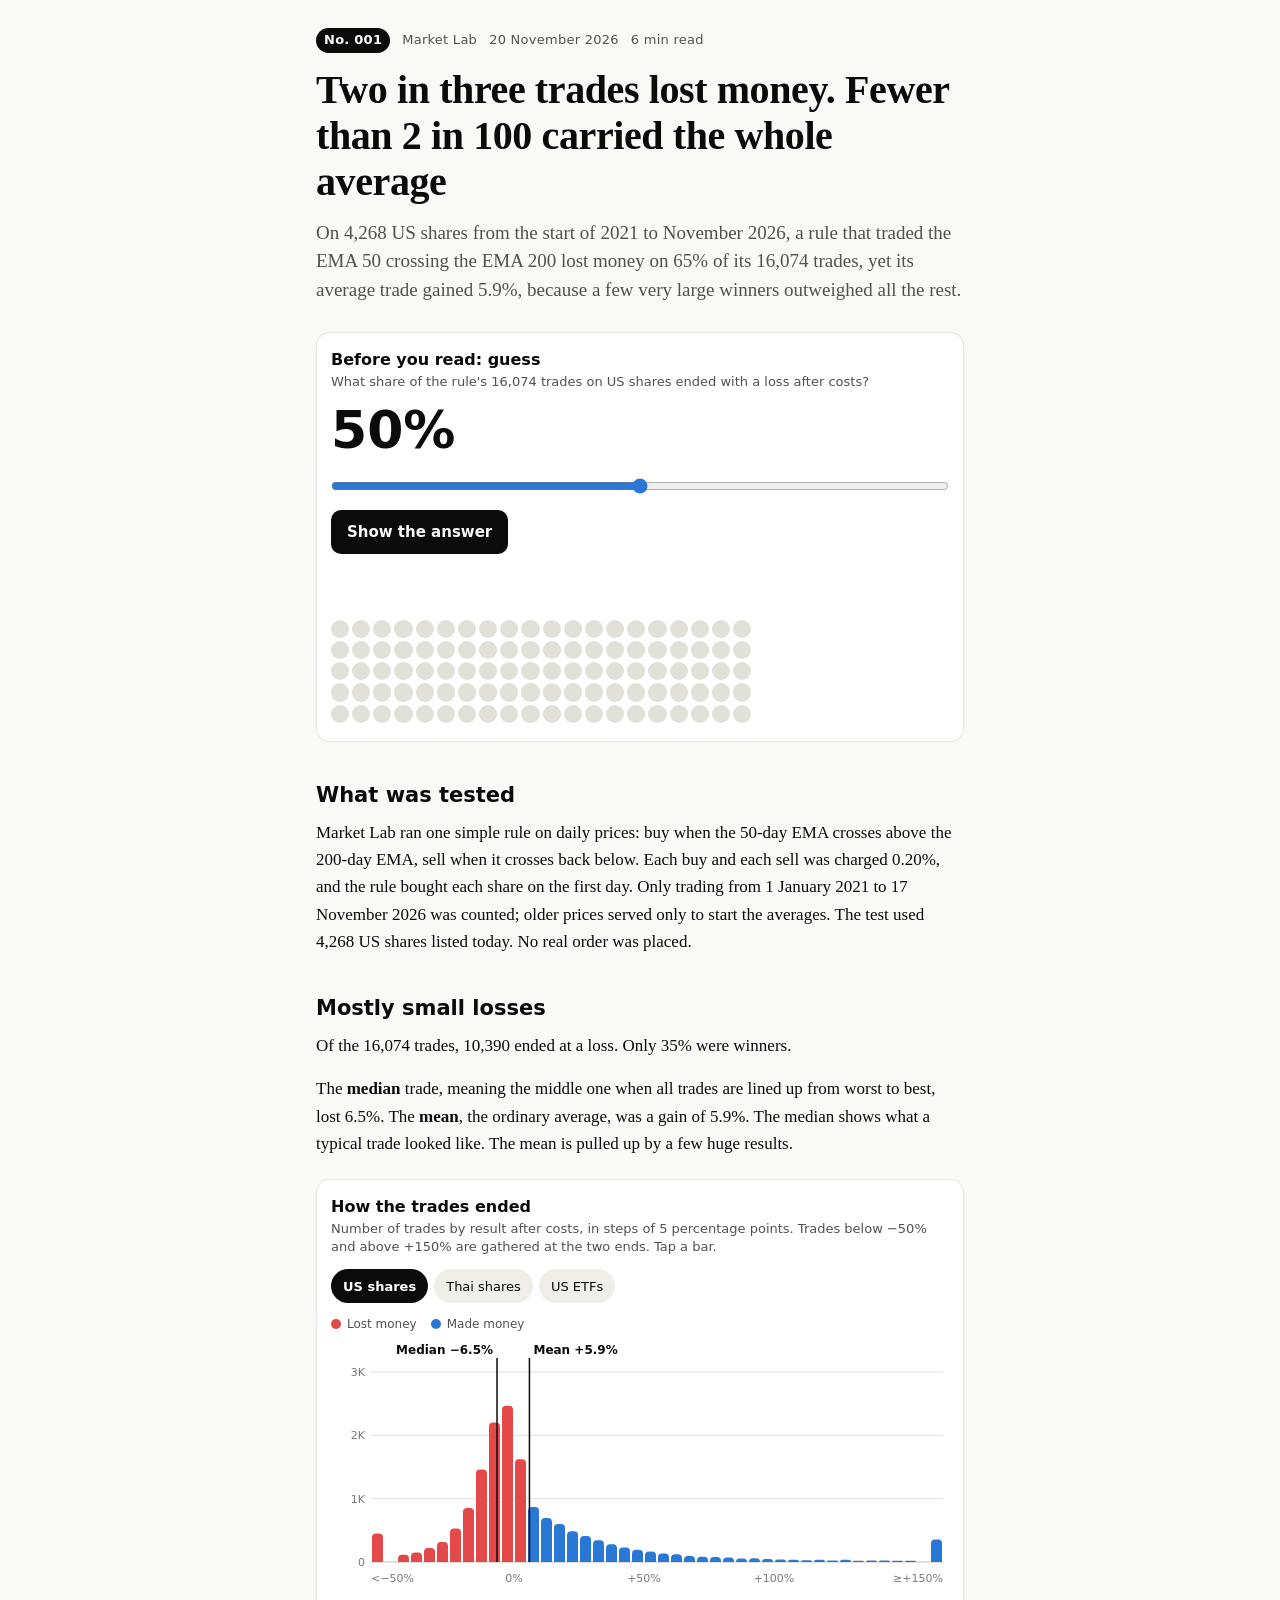
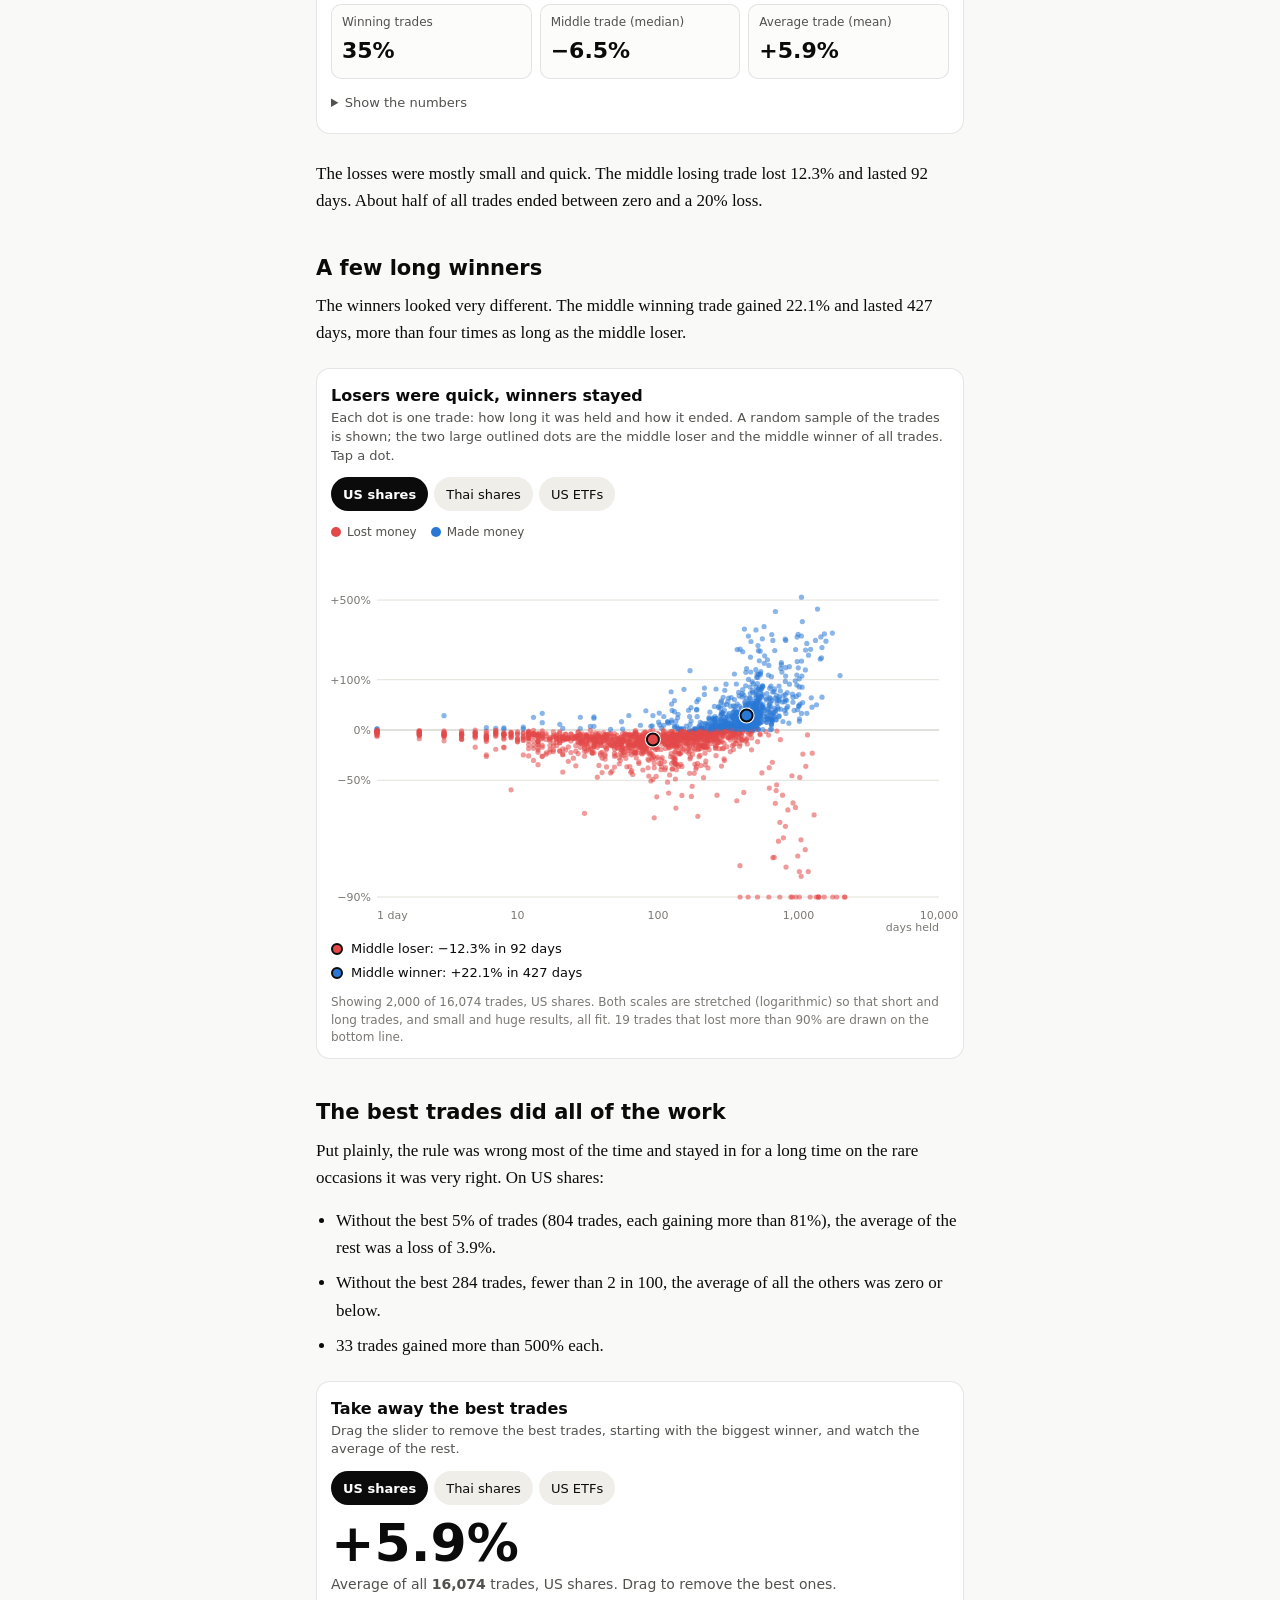
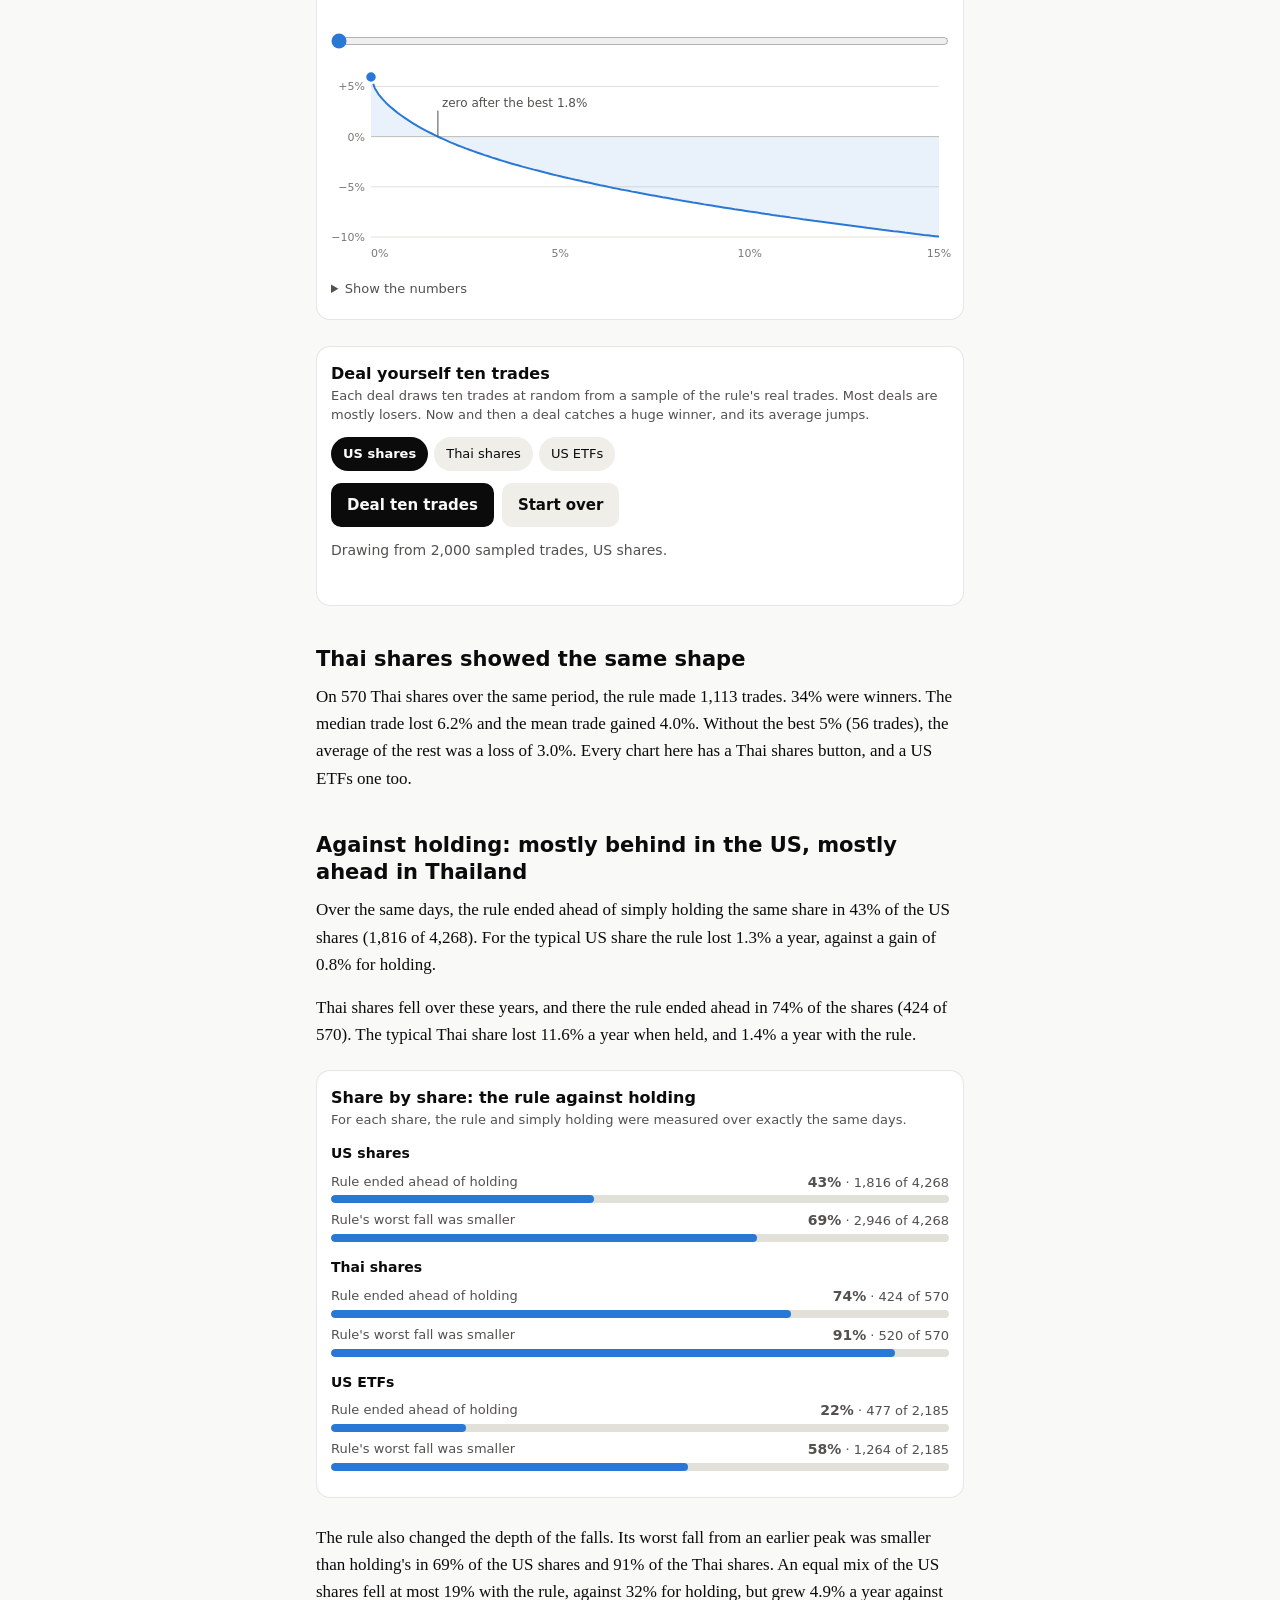
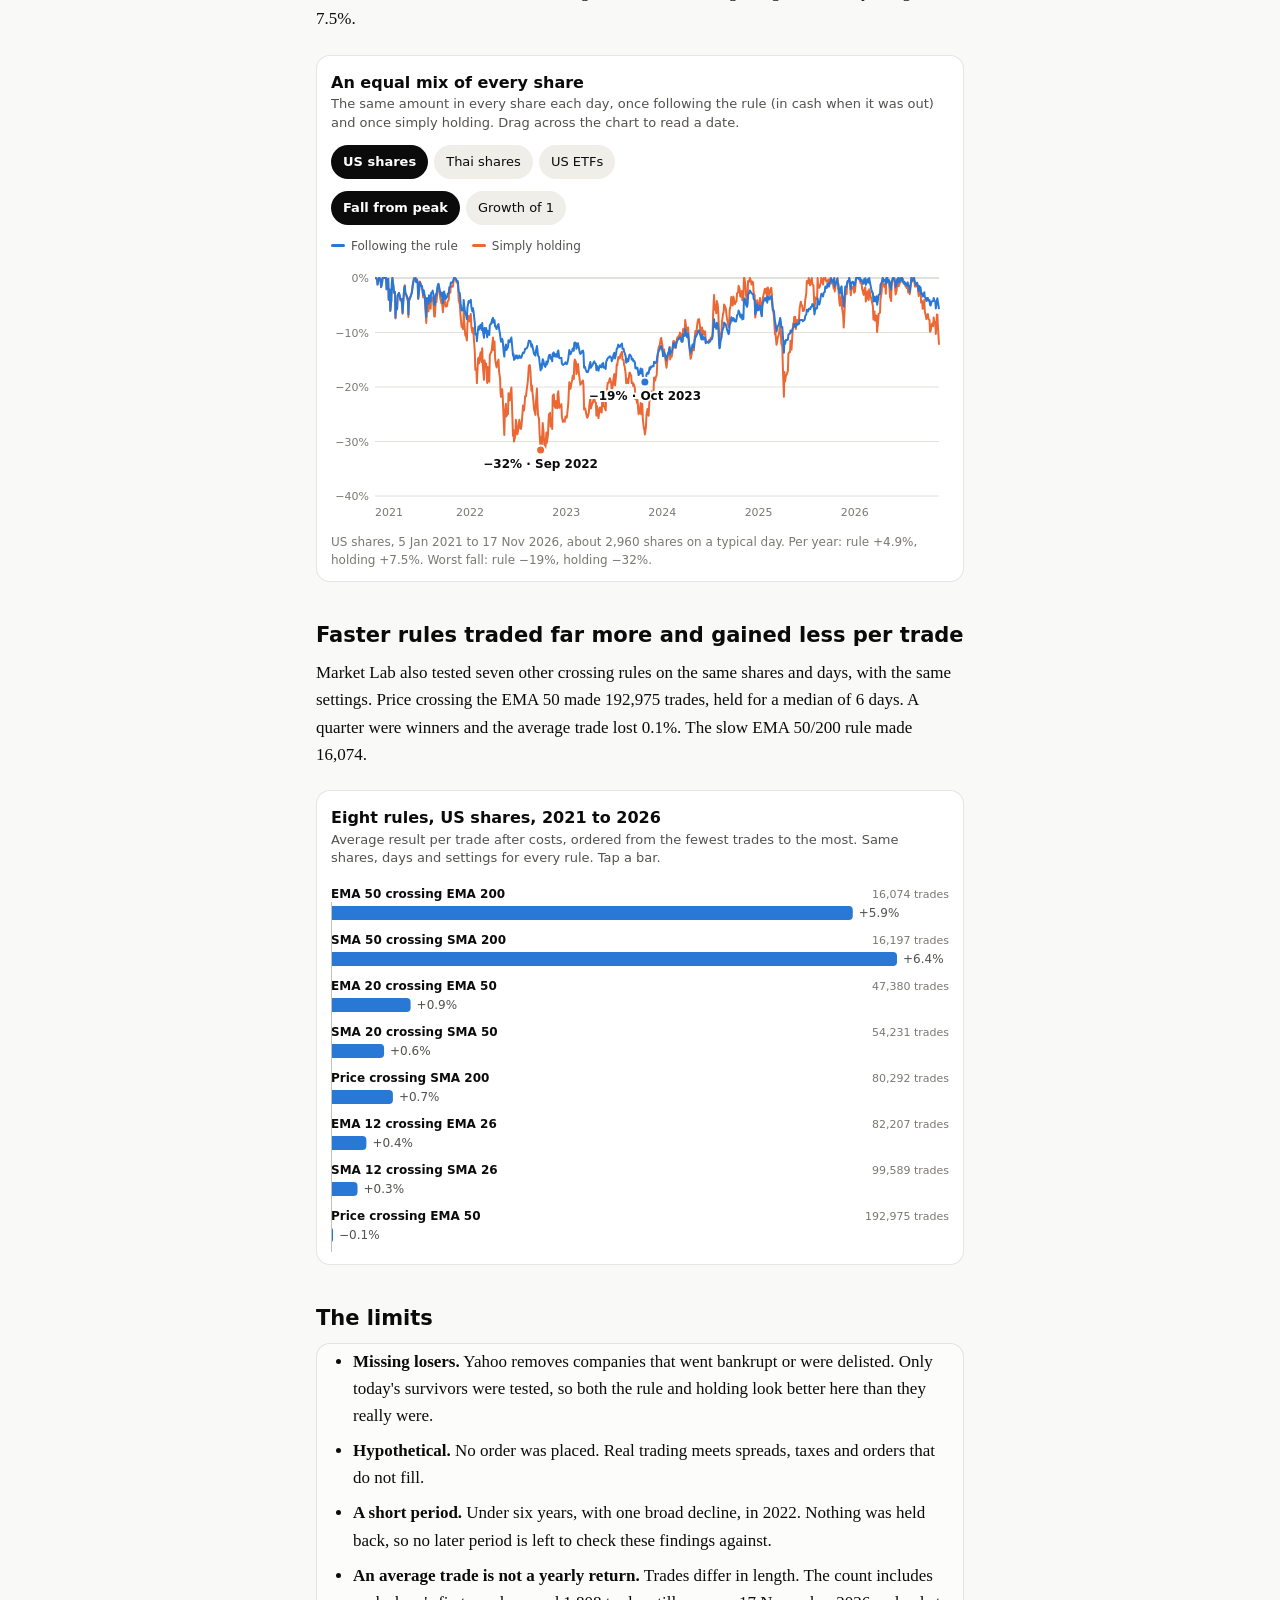
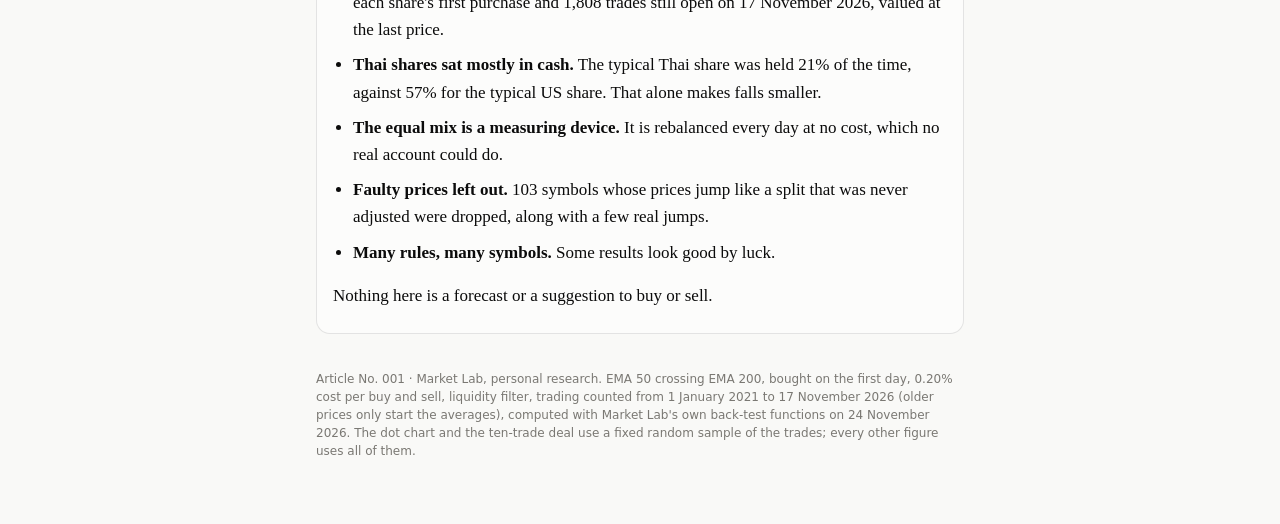
<file: files/articles/001-2026-11-20-most-trades-lost.html>
<!doctype html>
<html lang="en">
<head>
<meta charset="utf-8">
<meta name="viewport" content="width=device-width, initial-scale=1, viewport-fit=cover">
<meta name="article-id" content="1">
<meta name="article-date" content="2026-11-20">
<title>Two in three trades lost</title>
<style>
:root{
  color-scheme: light;
  --page:#f9f9f7; --surface:#fcfcfb; --card:#ffffff;
  --ink:#0b0b0b; --ink2:#52514e; --muted:#7a7873;
  --grid:#e1e0d9; --axis:#c3c2b7; --ring:rgba(11,11,11,0.10);
  --gain:#2a78d6; --loss:#e34948; --rule:#2a78d6; --hold:#eb6834;
  --accent:#2a78d6; --wash:rgba(42,120,214,0.10);
  --chip:#efeee9; --chip-on:#0b0b0b; --chip-on-ink:#ffffff;
}
@media (prefers-color-scheme: dark){
  :root:not([data-theme="light"]){
    color-scheme: dark;
    --page:#0d0d0d; --surface:#1a1a19; --card:#1a1a19;
    --ink:#f0efec; --ink2:#c3c2b7; --muted:#9a988f;
    --grid:#2c2c2a; --axis:#383835; --ring:rgba(255,255,255,0.10);
    --gain:#3987e5; --loss:#e66767; --rule:#3987e5; --hold:#d95926;
    --accent:#3987e5; --wash:rgba(57,135,229,0.14);
    --chip:#262624; --chip-on:#f0efec; --chip-on-ink:#0b0b0b;
  }
}
:root[data-theme="dark"]{
  color-scheme: dark;
  --page:#0d0d0d; --surface:#1a1a19; --card:#1a1a19;
  --ink:#f0efec; --ink2:#c3c2b7; --muted:#9a988f;
  --grid:#2c2c2a; --axis:#383835; --ring:rgba(255,255,255,0.10);
  --gain:#3987e5; --loss:#e66767; --rule:#3987e5; --hold:#d95926;
  --accent:#3987e5; --wash:rgba(57,135,229,0.14);
  --chip:#262624; --chip-on:#f0efec; --chip-on-ink:#0b0b0b;
}
*{box-sizing:border-box}
html{-webkit-text-size-adjust:100%}
body{margin:0;background:var(--page);color:var(--ink);
  font:17px/1.6 Georgia,"Noto Serif","Times New Roman",serif;}
.sans,.fig,.kicker,.chips,.tile,.tip,button,input,table,.small{font-family:system-ui,-apple-system,"Segoe UI",Roboto,sans-serif}
main{max-width:680px;margin:0 auto;padding:28px 16px 64px}
.kicker{display:flex;flex-wrap:wrap;gap:6px 12px;align-items:center;font-size:13px;color:var(--ink2);letter-spacing:.02em}
.idtag{display:inline-block;padding:2px 8px;border-radius:999px;background:var(--ink);color:var(--page);font-weight:600;font-variant-numeric:tabular-nums}
h1{font-size:clamp(28px,7vw,40px);line-height:1.15;margin:14px 0 14px;font-weight:700;letter-spacing:-.01em}
.standfirst{font-size:19px;line-height:1.5;color:var(--ink2);margin:0 0 28px}
h2{font-family:system-ui,-apple-system,"Segoe UI",Roboto,sans-serif;font-size:21px;line-height:1.3;margin:40px 0 10px}
p{margin:0 0 16px}
ul{padding-left:20px;margin:0 0 16px} li{margin:0 0 8px}
b,strong{font-weight:700}
.num{font-variant-numeric:tabular-nums;white-space:nowrap}
.fig{background:var(--card);border:1px solid var(--ring);border-radius:14px;padding:16px 14px 12px;margin:22px 0 26px}
.fig h3{font-size:16px;margin:0 0 2px;line-height:1.35}
.fig .sub{font-size:13px;color:var(--ink2);margin:0 0 12px;line-height:1.45}
.fig .note{font-size:12px;color:var(--muted);margin:10px 0 0;line-height:1.45}
.chips{display:flex;flex-wrap:wrap;gap:6px;margin:0 0 12px}
.chips button{border:0;border-radius:999px;padding:7px 12px;font-size:13px;background:var(--chip);color:var(--ink);cursor:pointer;min-height:34px}
.chips button[aria-pressed="true"]{background:var(--chip-on);color:var(--chip-on-ink);font-weight:600}
.chart{position:relative;width:100%;touch-action:pan-y;-webkit-user-select:none;user-select:none}
.chart svg{display:block;overflow:visible}
.ax{font-size:11px;fill:var(--muted);font-family:system-ui,-apple-system,"Segoe UI",Roboto,sans-serif;font-variant-numeric:tabular-nums}
.lab{font-size:12px;fill:var(--ink2);font-family:system-ui,-apple-system,"Segoe UI",Roboto,sans-serif}
.lab-b{font-size:12px;fill:var(--ink);font-weight:600;font-family:system-ui,-apple-system,"Segoe UI",Roboto,sans-serif}
.gridl{stroke:var(--grid);stroke-width:1}
.base{stroke:var(--axis);stroke-width:1}
.tip{position:absolute;display:none;pointer-events:none;z-index:5;background:var(--ink);color:var(--page);font-size:12px;line-height:1.45;padding:7px 9px;border-radius:8px;max-width:230px;box-shadow:0 4px 14px rgba(0,0,0,.18)}
.tip .k{display:inline-block;width:8px;height:8px;border-radius:50%;margin-right:6px;vertical-align:0}
.meds{font-family:system-ui,-apple-system,"Segoe UI",Roboto,sans-serif;font-size:13px;color:var(--ink);margin:8px 0 0;display:grid;gap:4px}
.medk{display:inline-block;width:12px;height:12px;border-radius:50%;border:2px solid var(--ink);margin-right:8px;vertical-align:-2px}
.legend{display:flex;flex-wrap:wrap;gap:4px 14px;font-size:12px;color:var(--ink2);margin:0 0 8px;font-family:system-ui,-apple-system,"Segoe UI",Roboto,sans-serif}
.legend i{display:inline-block;width:10px;height:10px;border-radius:50%;margin-right:6px;vertical-align:-1px}
.legend i.line{width:14px;height:3px;border-radius:2px;vertical-align:3px}
.tiles{display:grid;grid-template-columns:repeat(3,1fr);gap:8px;margin:12px 0 0}
.tile{background:var(--surface);border:1px solid var(--ring);border-radius:10px;padding:10px}
.tile .l{font-size:12px;color:var(--ink2);line-height:1.3}
.tile .v{font-size:22px;font-weight:650;margin-top:2px}
.hero{font-family:system-ui,-apple-system,"Segoe UI",Roboto,sans-serif;font-size:52px;font-weight:650;line-height:1;margin:6px 0 4px}
.readout{font-family:system-ui,-apple-system,"Segoe UI",Roboto,sans-serif;font-size:14px;color:var(--ink2);min-height:42px}
input[type=range]{width:100%;margin:10px 0 4px;accent-color:var(--accent);height:32px}
.btn{border:0;border-radius:10px;padding:10px 16px;font-size:15px;font-weight:600;background:var(--ink);color:var(--page);cursor:pointer;min-height:44px}
.btn.ghost{background:var(--chip);color:var(--ink)}
.row{display:flex;gap:8px;flex-wrap:wrap;align-items:center}
.waffle{display:grid;grid-template-columns:repeat(20,1fr);gap:3px;margin:14px 0 6px;max-width:420px}
.waffle span{aspect-ratio:1;border-radius:50%;background:var(--grid);transition:background .25s}
.deal{list-style:none;padding:0;margin:12px 0 0;font-family:system-ui,-apple-system,"Segoe UI",Roboto,sans-serif;font-size:14px}
.deal li{display:grid;grid-template-columns:12px 1fr auto;gap:10px;align-items:center;padding:7px 0;border-bottom:1px solid var(--grid);margin:0;animation:pop .25s ease both}
.deal li .d{width:10px;height:10px;border-radius:50%}
.deal li .s{color:var(--ink2);font-size:12px}
.deal li .r{font-weight:650;font-variant-numeric:tabular-nums}
@keyframes pop{from{opacity:0;transform:translateY(4px)}to{opacity:1;transform:none}}
.bars{font-family:system-ui,-apple-system,"Segoe UI",Roboto,sans-serif;font-size:13px}
.bars .g{margin:0 0 14px}
.bars .g b{font-size:14px}
.bars .m{display:grid;grid-template-columns:1fr auto;gap:2px 10px;align-items:center;margin:6px 0 0;color:var(--ink2)}
.bars .track{grid-column:1 / -1;height:8px;border-radius:999px;background:var(--grid);overflow:hidden}
.bars .fill{height:100%;border-radius:999px;background:var(--accent)}
details{margin:10px 0 0;font-family:system-ui,-apple-system,"Segoe UI",Roboto,sans-serif;font-size:13px}
summary{cursor:pointer;color:var(--ink2);min-height:32px;padding-top:4px}
table{border-collapse:collapse;width:100%;font-size:12px;margin-top:6px;font-variant-numeric:tabular-nums}
th,td{text-align:right;padding:4px 6px;border-bottom:1px solid var(--grid)}
th:first-child,td:first-child{text-align:left}
.tablewrap{max-height:260px;overflow:auto}
.limits{background:var(--surface);border:1px solid var(--ring);border-radius:14px;padding:4px 16px 8px}
footer{margin-top:36px;font-size:12px;color:var(--muted);line-height:1.5}
@media (max-width:420px){ .tile .v{font-size:19px} .hero{font-size:44px} body{font-size:16.5px} }
@media (prefers-reduced-motion: reduce){ *{animation:none!important;transition:none!important} }
</style>
</head>
<body>
<main>
<div class="kicker"><span class="idtag">No. 001</span><span>Market Lab</span><span>20 November 2026</span><span>6 min read</span></div>
<h1>Two in three trades lost money. Fewer than 2 in 100 carried the whole average</h1>
<p class="standfirst">On 4,268 US shares from the start of 2021 to November 2026, a rule that traded the EMA 50 crossing the EMA 200 lost money on 65% of its 16,074 trades, yet its average trade gained 5.9%, because a few very large winners outweighed all the rest.</p>

<div class="fig" id="guess">
  <h3>Before you read: guess</h3>
  <p class="sub">What share of the rule's 16,074 trades on US shares ended with a loss after costs?</p>
  <div class="hero" id="guessVal">50%</div>
  <input type="range" id="guessIn" min="0" max="100" value="50" aria-label="Your guess, percent of trades that lost">
  <div class="row"><button class="btn" id="guessBtn">Show the answer</button></div>
  <div id="guessOut" class="readout" style="margin-top:10px" aria-live="polite"></div>
  <div class="waffle" id="waffle" aria-hidden="true"></div>
</div>

<h2>What was tested</h2>
<p>Market Lab ran one simple rule on daily prices: buy when the 50-day EMA crosses above the 200-day EMA, sell when it crosses back below. Each buy and each sell was charged 0.20%, and the rule bought each share on the first day. Only trading from 1 January 2021 to 17 November 2026 was counted; older prices served only to start the averages. The test used 4,268 US shares listed today. No real order was placed.</p>

<h2>Mostly small losses</h2>
<p>Of the 16,074 trades, 10,390 ended at a loss. Only 35% were winners.</p>
<p>The <b>median</b> trade, meaning the middle one when all trades are lined up from worst to best, lost 6.5%. The <b>mean</b>, the ordinary average, was a gain of 5.9%. The median shows what a typical trade looked like. The mean is pulled up by a few huge results.</p>

<div class="fig">
  <h3>How the trades ended</h3>
  <p class="sub">Number of trades by result after costs, in steps of 5 percentage points. Trades below −50% and above +150% are gathered at the two ends. Tap a bar.</p>
  <div class="chips" id="histChips"></div>
  <div class="legend"><span><i style="background:var(--loss)"></i>Lost money</span><span><i style="background:var(--gain)"></i>Made money</span></div>
  <div class="chart" id="hist"></div>
  <div class="tiles" id="histTiles"></div>
  <details><summary>Show the numbers</summary><div class="tablewrap" id="histTable"></div></details>
</div>

<p>The losses were mostly small and quick. The middle losing trade lost 12.3% and lasted 92 days. About half of all trades ended between zero and a 20% loss.</p>

<h2>A few long winners</h2>
<p>The winners looked very different. The middle winning trade gained 22.1% and lasted 427 days, more than four times as long as the middle loser.</p>

<div class="fig">
  <h3>Losers were quick, winners stayed</h3>
  <p class="sub">Each dot is one trade: how long it was held and how it ended. A random sample of the trades is shown; the two large outlined dots are the middle loser and the middle winner of all trades. Tap a dot.</p>
  <div class="chips" id="scatChips"></div>
  <div class="legend"><span><i style="background:var(--loss)"></i>Lost money</span><span><i style="background:var(--gain)"></i>Made money</span></div>
  <div class="chart" id="scat"></div>
  <div class="meds" id="scatMeds"></div>
  <p class="note" id="scatNote"></p>
</div>

<h2>The best trades did all of the work</h2>
<p>Put plainly, the rule was wrong most of the time and stayed in for a long time on the rare occasions it was very right. On US shares:</p>
<ul>
<li>Without the best 5% of trades (804 trades, each gaining more than 81%), the average of the rest was a loss of 3.9%.</li>
<li>Without the best 284 trades, fewer than 2 in 100, the average of all the others was zero or below.</li>
<li>33 trades gained more than 500% each.</li>
</ul>

<div class="fig">
  <h3>Take away the best trades</h3>
  <p class="sub">Drag the slider to remove the best trades, starting with the biggest winner, and watch the average of the rest.</p>
  <div class="chips" id="dropChips"></div>
  <div class="hero" id="dropHero">+5.9%</div>
  <div class="readout" id="dropText" aria-live="polite"></div>
  <input type="range" id="dropIn" min="0" max="150" value="0" step="1" aria-label="Share of best trades removed, in tenths of a percent">
  <div class="chart" id="drop"></div>
  <details><summary>Show the numbers</summary><div class="tablewrap" id="dropTable"></div></details>
</div>

<div class="fig">
  <h3>Deal yourself ten trades</h3>
  <p class="sub">Each deal draws ten trades at random from a sample of the rule's real trades. Most deals are mostly losers. Now and then a deal catches a huge winner, and its average jumps.</p>
  <div class="chips" id="dealChips"></div>
  <div class="row"><button class="btn" id="dealBtn">Deal ten trades</button><button class="btn ghost" id="dealReset">Start over</button></div>
  <div class="readout" id="dealSum" style="margin-top:12px" aria-live="polite"></div>
  <ul class="deal" id="dealList"></ul>
</div>

<h2>Thai shares showed the same shape</h2>
<p>On 570 Thai shares over the same period, the rule made 1,113 trades. 34% were winners. The median trade lost 6.2% and the mean trade gained 4.0%. Without the best 5% (56 trades), the average of the rest was a loss of 3.0%. Every chart here has a Thai shares button, and a US ETFs one too.</p>

<h2>Against holding: mostly behind in the US, mostly ahead in Thailand</h2>
<p>Over the same days, the rule ended ahead of simply holding the same share in 43% of the US shares (1,816 of 4,268). For the typical US share the rule lost 1.3% a year, against a gain of 0.8% for holding.</p>
<p>Thai shares fell over these years, and there the rule ended ahead in 74% of the shares (424 of 570). The typical Thai share lost 11.6% a year when held, and 1.4% a year with the rule.</p>

<div class="fig">
  <h3>Share by share: the rule against holding</h3>
  <p class="sub">For each share, the rule and simply holding were measured over exactly the same days.</p>
  <div class="bars" id="bars"></div>
</div>

<p>The rule also changed the depth of the falls. Its worst fall from an earlier peak was smaller than holding's in 69% of the US shares and 91% of the Thai shares. An equal mix of the US shares fell at most 19% with the rule, against 32% for holding, but grew 4.9% a year against 7.5%.</p>

<div class="fig">
  <h3>An equal mix of every share</h3>
  <p class="sub">The same amount in every share each day, once following the rule (in cash when it was out) and once simply holding. Drag across the chart to read a date.</p>
  <div class="chips" id="bskChips"></div>
  <div class="chips" id="bskMode"></div>
  <div class="legend"><span><i class="line" style="background:var(--rule)"></i>Following the rule</span><span><i class="line" style="background:var(--hold)"></i>Simply holding</span></div>
  <div class="chart" id="bsk"></div>
  <p class="note" id="bskNote"></p>
</div>

<h2>Faster rules traded far more and gained less per trade</h2>
<p>Market Lab also tested seven other crossing rules on the same shares and days, with the same settings. Price crossing the EMA 50 made 192,975 trades, held for a median of 6 days. A quarter were winners and the average trade lost 0.1%. The slow EMA 50/200 rule made 16,074.</p>

<div class="fig">
  <h3>Eight rules, US shares, 2021 to 2026</h3>
  <p class="sub">Average result per trade after costs, ordered from the fewest trades to the most. Same shares, days and settings for every rule. Tap a bar.</p>
  <div class="chart" id="grid"></div>
</div>

<h2>The limits</h2>
<div class="limits">
<ul>
<li><b>Missing losers.</b> Yahoo removes companies that went bankrupt or were delisted. Only today's survivors were tested, so both the rule and holding look better here than they really were.</li>
<li><b>Hypothetical.</b> No order was placed. Real trading meets spreads, taxes and orders that do not fill.</li>
<li><b>A short period.</b> Under six years, with one broad decline, in 2022. Nothing was held back, so no later period is left to check these findings against.</li>
<li><b>An average trade is not a yearly return.</b> Trades differ in length. The count includes each share's first purchase and 1,808 trades still open on 17 November 2026, valued at the last price.</li>
<li><b>Thai shares sat mostly in cash.</b> The typical Thai share was held 21% of the time, against 57% for the typical US share. That alone makes falls smaller.</li>
<li><b>The equal mix is a measuring device.</b> It is rebalanced every day at no cost, which no real account could do.</li>
<li><b>Faulty prices left out.</b> 103 symbols whose prices jump like a split that was never adjusted were dropped, along with a few real jumps.</li>
<li><b>Many rules, many symbols.</b> Some results look good by luck.</li>
</ul>
<p>Nothing here is a forecast or a suggestion to buy or sell.</p>
</div>

<footer class="sans">Article No. 001 · Market Lab, personal research. EMA 50 crossing EMA 200, bought on the first day, 0.20% cost per buy and sell, liquidity filter, trading counted from 1 January 2021 to 17 November 2026 (older prices only start the averages), computed with Market Lab's own back-test functions on 24 November 2026. The dot chart and the ten-trade deal use a fixed random sample of the trades; every other figure uses all of them.</footer>
</main>

<script>
const DATA = {"groups":["US shares","Thai shares","US ETFs"],"trades":{"US shares":{"n":16074,"symbols":4268,"first_entry":"2021-01-05","last_exit":"2026-11-17","losers":10390,"win_share":0.35361453278586535,"median":-0.06530977866387266,"mean":0.059390292815111594,"win_median":0.22125754349011462,"win_days":427.0,"loss_median":-0.12284099207618182,"loss_days":92.0,"hist_edges":[-50,-45,-40,-35,-30,-25,-20,-15,-10,-5,0,5,10,15,20,25,30,35,40,45,50,55,60,65,70,75,80,85,90,95,100,105,110,115,120,125,130,135,140,145,150],"hist":[114,150,222,317,529,851,1461,2204,2468,1624,869,696,601,487,410,345,282,228,194,166,136,124,95,83,78,70,57,59,49,38,35,29,36,23,34,21,24,22,18,20],"under":450,"over":355,"drop_step":0.1,"drop_mean":[5.94,4.82,4.22,3.76,3.36,3.01,2.69,2.38,2.1,1.84,1.59,1.35,1.12,0.9,0.7,0.5,0.31,0.12,-0.06,-0.23,-0.4,-0.57,-0.72,-0.88,-1.02,-1.17,-1.31,-1.44,-1.58,-1.71,-1.84,-1.96,-2.09,-2.2,-2.33,-2.44,-2.56,-2.67,-2.78,-2.88,-2.99,-3.09,-3.19,-3.29,-3.38,-3.48,-3.58,-3.67,-3.77,-3.86,-3.95,-4.04,-4.13,-4.21,-4.3,-4.38,-4.47,-4.55,-4.63,-4.71,-4.79,-4.88,-4.95,-5.03,-5.11,-5.18,-5.26,-5.33,-5.4,-5.48,-5.55,-5.62,-5.69,-5.76,-5.83,-5.9,-5.97,-6.04,-6.1,-6.17,-6.24,-6.3,-6.37,-6.43,-6.49,-6.56,-6.62,-6.68,-6.75,-6.81,-6.87,-6.93,-6.99,-7.05,-7.11,-7.17,-7.23,-7.28,-7.34,-7.4,-7.46,-7.51,-7.57,-7.63,-7.69,-7.74,-7.8,-7.85,-7.91,-7.96,-8.01,-8.07,-8.12,-8.17,-8.23,-8.28,-8.33,-8.39,-8.44,-8.49,-8.54,-8.59,-8.64,-8.69,-8.74,-8.79,-8.84,-8.89,-8.94,-8.99,-9.04,-9.09,-9.13,-9.18,-9.23,-9.28,-9.32,-9.37,-9.42,-9.46,-9.51,-9.56,-9.6,-9.65,-9.7,-9.74,-9.79,-9.83,-9.88,-9.92,-9.96],"zero_k":284,"zero_share":0.017668284185641408,"top5_n":804,"top5_rest_mean":-0.039499628436934185,"open_at_end":1808,"sample":[["AAL","2023-06-20","2023-09-14",-18.3,86],["AAL","2024-05-13","2024-05-30",-19.4,17],["AAL","2024-11-13","2025-03-26",-18.1,133],["AAL","2025-09-16","2025-09-17",-1.7,1],["AAON","2022-11-07","2023-10-30",25.0,357],["AAON","2025-10-15","2025-12-16",-24.5,62],["AAP","2025-07-03","2025-12-18",-12.3,168],["AAP","2026-02-19","2026-08-31",-23.7,193],["AAPL","2023-03-20","2024-03-28",10.9,374],["ABG","2022-12-30","2023-11-06",19.4,311],["ABM","2023-06-12","2023-06-15",-8.1,3],["ABSI","2025-10-16","2026-02-05",-42.2,112],["ABT","2024-08-15","2025-12-22",15.5,494],["ABTC","2025-09-11","2025-10-21",-44.4,40],["ABX","2025-01-14","2026-10-15",16.0,639],["ACAD","2023-02-13","2023-12-07",13.0,297],["ACB","2025-06-10","2025-06-27",-26.2,17],["ACCO","2026-05-29","2026-11-17",36.2,172],["ACEL","2026-11-10","2026-11-17",-2.7,7],["ACHC","2022-03-16","2023-03-20",7.3,369],["ACI","2023-01-27","2023-03-06",-4.4,38],["ACM","2021-01-05","2022-06-22",28.9,533],["ACMR","2023-07-26","2024-08-06",20.7,377],["ACRE","2023-07-28","2023-10-09",-12.2,73],["AD","2021-03-15","2021-08-20",-15.9,158],["ADC","2022-12-07","2023-04-04",-4.0,118],["ADEA","2023-12-14","2025-12-08",20.1,725],["ADI","2022-08-08","2022-09-14",-15.1,37],["ADM","2023-08-08","2023-09-28",-11.4,51],["ADNT","2021-01-05","2022-03-16",6.3,435],["ADNT","2023-01-06","2023-05-16",-7.5,130],["ADP","2023-07-25","2025-10-15",25.6,813],["ADSK","2023-02-17","2023-03-01",-9.4,12],["ADUS","2024-03-05","2025-02-28",0.6,360],["ADV","2026-05-22","2026-10-01",-36.7,132],["ADX","2021-01-05","2022-01-25",5.1,385],["AEG","2023-06-26","2026-03-27",62.9,1005],["AEIS","2025-05-30","2026-10-19",116.4,507],["AEM","2021-05-26","2021-07-01",-15.7,36],["AEM","2026-08-26","2026-11-17",-21.3,83],["AEO","2021-01-05","2021-10-14",24.7,282],["AER","2022-11-09","2026-11-17",211.7,1469],["AES","2024-09-25","2024-10-29",-12.4,34],["AESI","2023-12-22","2025-03-11",11.6,445],["AFG","2024-01-02","2025-05-27",13.3,511],["AFRM","2026-06-01","2026-11-17",-20.0,169],["AFYA","2026-04-23","2026-04-27",-11.1,4],["AGEN","2026-07-23","2026-11-17",11.8,117],["AGIO","2021-01-05","2021-08-20",-4.9,227],["AGIO","2025-07-24","2025-12-03",-33.3,132],["AGM","2025-06-25","2025-07-24",-10.5,29],["AGNC","2023-12-27","2025-05-05",6.3,495],["AGO","2021-01-05","2022-09-21",78.1,624],["AGO","2025-11-20","2026-03-25",-7.5,125],["AHT","2021-01-05","2026-11-17",-99.1,2142],["AI","2024-11-21","2025-03-12",-35.5,111],["AIFC","2021-02-24","2021-10-08",-14.5,226],["AIIO","2022-12-23","2023-01-12",-16.0,20],["AIN","2023-08-02","2023-09-11",-9.8,40],["AIP","2023-07-13","2023-10-05",-19.0,84],["AIR","2021-11-12","2022-09-26",-9.6,318],["AIZ","2025-08-18","2026-11-17",54.3,456],["AKAM","2025-12-03","2026-10-15",2.2,316],["AKR","2021-01-05","2022-05-23",39.0,503],["ALAB","2025-05-23","2026-03-09",26.7,290],["ALAR","2025-07-31","2025-12-08",-32.3,130],["ALEC","2021-01-05","2021-12-14",39.5,343],["ALEC","2024-01-17","2024-01-18",1.9,1],["ALEC","2026-11-04","2026-11-17",19.1,13],["ALG","2021-01-05","2022-02-09",2.5,400],["ALG","2025-02-19","2025-03-03",-5.9,12],["ALGM","2021-08-17","2022-02-22",-4.7,189],["ALGN","2021-01-05","2022-01-20",-5.1,380],["ALGN","2023-03-07","2023-10-16",-20.2,223],["ALIT","2023-01-18","2023-05-30",-8.9,132],["ALK","2021-01-05","2021-09-13",15.7,251],["ALK","2023-06-20","2023-08-30",-15.7,71],["ALKS","2024-02-20","2024-04-10",-15.8,50],["ALL","2023-10-25","2026-11-17",129.1,1119],["ALLE","2022-12-14","2022-12-20",-7.1,6],["ALLR","2024-05-30","2026-11-17",-95.2,901],["ALLT","2026-10-02","2026-11-17",-8.1,46],["ALLY","2024-11-27","2025-01-13",-14.4,47],["ALM","2025-08-19","2026-10-15",121.4,422],["ALMU","2025-06-09","2026-04-02",-34.4,297],["ALMU","2026-04-24","2026-08-25",-30.8,123],["ALRM","2023-08-24","2024-08-27",2.7,369],["ALRM","2026-07-30","2026-11-17",20.5,110],["ALRS","2025-05-28","2026-11-17",65.4,538],["ALV","2021-10-26","2022-03-09",-17.8,134],["ALVO","2024-02-20","2024-08-08",-31.3,170],["ALX","2022-01-10","2022-01-19",-3.2,9],["ALX","2023-12-11","2025-01-07",8.4,393],["AMAT","2025-09-22","2026-11-17",83.7,421],["AMBP","2022-05-20","2024-03-01",-35.9,651],["AMBP","2024-04-30","2024-08-14",-14.3,106],["AMBP","2025-05-07","2026-11-17",41.8,559],["AMCR","2021-01-05","2022-03-14",1.9,433],["AMG","2025-05-30","2026-11-17",118.0,536],["AMGN","2022-02-02","2023-03-07",6.8,398],["AMGN","2025-03-06","2025-05-01",-9.6,56],["AMKR","2022-11-15","2023-05-11",-18.5,177],["AMP","2025-05-14","2025-10-13",-6.6,152],["AMPG","2025-01-27","2025-04-15",-25.6,78],["AMPL","2025-05-22","2025-10-10",-13.2,141],["AMPL","2026-01-02","2026-01-05",-6.8,3],["AMPX","2025-01-07","2026-07-31",150.8,570],["AMRC","2021-01-05","2022-02-04",-7.5,395],["AMSF","2024-08-26","2025-05-22",1.0,269],["AMT","2022-07-18","2022-09-27",-13.2,71],["AMT","2025-03-20","2025-09-15",-7.7,179],["AMTX","2021-01-05","2022-01-24",204.8,384],["AMTX","2026-03-31","2026-07-01",-49.4,92],["ANF","2023-01-19","2023-05-22",-14.8,123],["AOS","2023-02-01","2024-11-06",15.3,644],["AOSL","2024-06-07","2025-03-11",-13.4,277],["AOSL","2026-04-21","2026-09-04",-37.6,136],["AOUT","2021-06-09","2021-12-02",-28.6,176],["APD","2025-07-25","2025-10-01",-9.2,68],["APEI","2021-01-05","2021-05-26",-7.9,141],["APG","2026-11-02","2026-11-17",-6.1,15],["API","2026-06-02","2026-11-17",-25.7,168],["APLD","2023-12-14","2024-02-21",-26.7,69],["APLE","2023-09-13","2024-05-09",-5.3,239],["APOG","2023-07-05","2025-01-30",15.2,575],["APPF","2024-11-12","2025-03-07",-5.3,115],["APPN","2025-11-11","2026-02-04",-40.6,85],["APPS","2026-06-02","2026-11-17",-22.1,168],["APVO","2025-10-29","2026-11-17",-98.3,384],["AQB","2021-01-05","2021-05-25",-39.3,140],["ARBE","2021-12-08","2022-01-12",-18.7,35],["ARBE","2025-10-10","2025-11-25",-44.7,46],["ARE","2024-01-08","2024-06-24",-6.9,168],["ARGX","2024-07-12","2025-07-08",16.4,361],["ARIS","2024-05-22","2024-12-27",-16.3,219],["ARKO","2024-01-30","2024-03-01",-17.6,31],["ARKO","2026-01-28","2026-09-01",-12.5,216],["ARLO","2024-12-06","2025-01-14",-9.6,39],["ARLO","2025-01-22","2025-02-04",-9.0,13],["ARMK","2021-01-05","2021-08-20",-13.0,227],["ARVN","2026-01-07","2026-04-14",-11.3,97],["ASA","2022-02-15","2022-05-12",-15.9,86],["ASB","2021-01-05","2022-05-09",19.8,489],["ASG","2021-01-05","2022-02-02",3.7,393],["ASLE","2026-01-14","2026-03-17",-18.4,62],["ASND","2024-12-06","2025-02-07",-5.6,63],["ASO","2021-07-21","2022-03-07",-13.8,229],["ASO","2026-10-20","2026-11-17",19.2,28],["ASPN","2023-11-30","2024-11-18",30.2,354],["ASST","2026-09-29","2026-11-17",-40.0,49],["ASUR","2023-03-09","2023-09-27",-38.8,202],["ATAT","2023-08-31","2026-06-09",81.1,1013],["ATER","2021-01-05","2021-06-23",-5.8,169],["ATI","2021-01-05","2021-09-15",8.2,253],["ATMP","2024-05-17","2026-11-17",57.0,914],["ATNM","2024-03-14","2024-03-15",-8.2,1],["ATOS","2021-01-20","2021-04-22",22.0,92],["ATRC","2024-11-06","2025-05-15",-12.9,190],["ATS","2026-01-23","2026-07-06",-5.6,164],["AU","2022-12-14","2023-08-17",-14.5,246],["AUR","2026-05-07","2026-10-23",-32.8,169],["AVAV","2023-01-13","2023-01-20",-5.6,7],["AVNT","2023-06-21","2023-06-26",-2.9,5],["AVNT","2026-02-09","2026-11-17",14.6,281],["AVNW","2021-01-05","2022-02-07",64.9,398],["AVNW","2023-06-29","2023-07-26",-3.1,27],["AVO","2026-08-11","2026-10-14",-6.5,64],["AVPT","2023-05-25","2025-10-02",139.5,861],["AVT","2021-11-04","2022-09-28",-8.8,328],["AVX","2022-05-23","2022-07-11",-27.6,49],["AVXL","2022-11-17","2022-11-30",-34.3,13],["AWF","2023-01-24","2026-03-16",25.9,1147],["AWK","2021-01-05","2022-02-11",2.0,402],["AWK","2026-07-30","2026-11-17",6.7,110],["AWP","2024-01-02","2025-04-09",-0.3,463],["AWP","2025-05-07","2026-10-06",1.0,517],["AWR","2021-04-26","2022-03-23",6.0,331],["AWR","2022-08-18","2022-10-03",-11.8,46],["AWR","2024-08-01","2025-01-16",-10.8,168],["AWR","2025-04-30","2025-07-16",-7.8,77],["AXP","2025-05-05","2026-03-20",7.4,319],["AXS","2026-11-05","2026-11-17",-1.4,12],["AXSM","2022-08-05","2023-11-02",65.0,454],["AXSM","2023-12-26","2024-06-13",-8.6,170],["AXTA","2023-11-28","2025-03-24",10.3,482],["AZN","2021-05-03","2022-09-27",2.9,512],["AZN","2025-06-16","2025-06-26",-6.1,10],["AZZ","2023-07-17","2026-11-17",204.3,1219],["B","2024-04-15","2024-12-20",-13.1,249],["BABA","2021-01-05","2021-03-15",-0.7,69],["BABA","2024-08-13","2026-03-30",54.2,594],["BAH","2021-11-08","2022-02-08",-13.4,92],["BAK","2022-05-25","2022-06-22",-21.3,28],["BALY","2025-10-30","2026-03-11",-31.1,132],["BANC","2021-01-05","2022-05-10",22.7,490],["BANF","2024-07-18","2025-11-07",11.6,477],["BAR","2022-01-05","2022-07-05",-2.3,181],["BATRA","2021-10-08","2022-02-09",-2.0,124],["BB","2024-12-27","2026-01-27",-3.2,396],["BBD","2026-09-14","2026-11-09",-24.6,56],["BBSI","2022-04-01","2023-05-11",5.4,405],["BBT","2023-12-28","2024-03-13",-13.3,76],["BBW","2022-11-22","2024-01-19",28.0,423],["BBWI","2021-01-05","2022-02-24",45.0,415],["BCC","2026-08-20","2026-09-11",-5.6,22],["BCH","2022-02-14","2022-07-14",-17.7,150],["BCH","2022-12-21","2026-11-17",166.2,1427],["BCPC","2021-01-05","2022-03-17",18.3,436],["BCPC","2023-06-27","2023-10-05",-5.2,100],["BCPC","2025-05-22","2025-06-25",-5.2,34],["BCPC","2026-01-22","2026-11-17",-0.0,299],["BCRX","2024-07-15","2025-09-18",7.5,430],["BCSF","2025-09-08","2025-09-24",-4.9,16],["BCSF","2026-05-14","2026-06-12",-5.2,29],["BCSF","2026-08-12","2026-08-17",-4.8,5],["BCTX","2022-09-12","2022-09-27",-30.2,15],["BCX","2022-11-22","2023-05-23",-2.3,182],["BCYC","2021-01-28","2022-04-14",-5.2,441],["BCYC","2024-03-06","2024-12-04",-22.8,273],["BDJ","2022-08-01","2022-09-27",-14.5,57],["BDN","2025-09-26","2025-10-02",-1.6,6],["BE","2022-08-16","2022-10-20",-42.9,65],["BE","2023-01-19","2023-03-24",-22.8,64],["BELFA","2024-10-04","2025-03-07",-23.4,154],["BEPC","2022-08-10","2022-10-05",-21.5,56],["BF-A","2021-01-05","2021-08-12",-10.5,219],["BF-A","2021-12-21","2022-01-11",-9.5,21],["BFH","2023-08-14","2023-10-04",-21.2,51],["BFST","2022-12-05","2022-12-19",-13.0,14],["BFST","2023-08-29","2025-04-14",11.2,594],["BFST","2025-08-25","2025-10-06",-6.9,42],["BFST","2025-11-12","2026-11-17",28.0,370],["BG","2022-08-24","2022-09-16",-10.8,23],["BG","2022-11-22","2023-04-17",-7.0,146],["BG","2025-09-02","2026-10-22",25.0,415],["BGDE","2021-12-06","2022-01-03",-16.2,28],["BHC","2026-08-27","2026-11-17",30.4,82],["BHE","2025-08-29","2025-10-08",-9.3,40],["BHF","2024-11-07","2025-07-31",-10.4,266],["BILL","2021-01-05","2022-01-31",23.3,391],["BILL","2022-04-06","2022-04-07",-3.9,1],["BIO","2025-09-24","2025-09-26",-3.6,2],["BJRI","2024-10-22","2025-04-11",-11.5,171],["BJRI","2026-04-10","2026-04-14",-5.4,4],["BKD","2022-03-11","2022-05-23",-23.2,73],["BKE","2021-01-05","2022-04-04",30.7,454],["BKR","2021-01-05","2022-08-02",20.2,574],["BKR","2024-04-08","2025-05-12",13.9,399],["BKSY","2021-09-17","2021-10-14",-27.8,27],["BKV","2025-07-17","2026-07-27",14.2,375],["BLCO","2023-02-23","2023-10-16",-8.7,235],["BLCO","2024-08-26","2025-02-20",-2.5,178],["BLDP","2021-01-05","2021-05-17",-34.3,132],["BLDP","2025-07-25","2026-03-05",-2.7,223],["BLND","2022-05-02","2025-04-10",-28.2,1074],["BLZE","2025-08-19","2025-12-03",-39.6,106],["BME","2024-01-05","2024-12-19",-5.2,349],["BMI","2025-05-01","2025-08-15",-13.9,106],["BMO","2021-01-05","2022-06-24",32.7,535],["BMRC","2022-11-10","2023-01-23",-9.2,74],["BMY","2021-01-05","2021-10-07",-2.0,275],["BN","2021-01-05","2022-05-09",22.0,489],["BN","2026-04-23","2026-07-28",-8.5,96],["BNT","2026-04-16","2026-07-24",-10.1,99],["BNTX","2026-09-01","2026-10-09",-8.8,38],["BOC","2021-01-05","2021-12-17",5.2,346],["BODI","2021-11-01","2026-08-19",-97.7,1752],["BOE","2021-01-05","2022-03-10",8.0,429],["BOOM","2021-01-05","2021-08-12",-3.2,219],["BOOM","2023-03-03","2023-03-22",-19.5,19],["BOOT","2024-02-15","2025-03-13",11.8,392],["BORR","2021-01-05","2021-12-10",1.2,339],["BORR","2023-12-29","2024-02-07",-19.2,40],["BORR","2024-07-17","2024-09-06",-15.1,51],["BRAG","2021-02-18","2021-07-16",-59.4,148],["BRC","2025-08-13","2026-11-06",12.3,450],["BRKR","2022-12-02","2023-08-17",-1.2,258],["BRSL","2021-01-05","2022-05-02",43.7,482],["BRSP","2023-07-17","2023-10-20",-15.5,95],["BRW","2021-01-05","2022-05-12",2.4,492],["BRW","2026-05-13","2026-09-25",-6.6,135],["BRZE","2025-12-31","2026-01-14",-18.0,14],["BSAC","2021-09-07","2021-09-10",-2.8,3],["BSAC","2025-01-31","2026-11-17",68.9,655],["BSBR","2025-05-01","2026-06-04",6.3,399],["BSM","2024-03-26","2024-08-06",-8.7,133],["BSM","2025-01-15","2025-05-08",-6.7,113],["BTBT","2023-05-18","2023-10-10",-7.9,145],["BTG","2024-08-02","2024-08-06",-7.4,4],["BTO","2021-01-05","2022-04-28",36.6,478],["BTT","2021-01-05","2022-02-02",1.3,393],["BTX","2022-01-10","2023-09-21",-40.5,619],["BTZ","2021-01-05","2022-01-27",-0.6,387],["BTZ","2026-04-21","2026-09-24",-6.0,156],["BUD","2022-02-28","2022-03-02",-6.6,2],["BUD","2025-12-02","2025-12-04",-0.8,2],["BUI","2024-01-08","2026-10-06",39.1,1002],["BUR","2023-04-11","2024-07-05",4.6,451],["BV","2021-01-05","2021-08-17",-8.7,224],["BVN","2022-12-08","2023-05-16",-11.7,159],["BW","2022-08-17","2022-10-11",-15.5,55],["BWXT","2021-01-05","2021-07-22",-1.4,198],["BX","2023-07-12","2025-04-08",37.7,636],["BXMT","2021-01-05","2022-06-17",10.0,528],["BXMT","2024-09-20","2026-06-26",1.2,644],["BXSL","2026-08-27","2026-11-17",-3.8,82],["BY","2024-05-01","2025-04-14",8.7,348],["BYD","2021-01-05","2022-05-18",33.6,498],["BZ","2022-03-28","2023-03-01",-19.4,338],["CAAP","2021-02-25","2022-07-22",10.3,512],["CAAS","2021-01-07","2021-06-01",-37.8,145],["CABA","2021-01-19","2021-03-22",-11.5,62],["CAC","2022-08-18","2022-09-27",-9.2,40],["CACC","2024-07-12","2024-08-16",-20.1,35],["CACI","2021-01-05","2022-02-24",0.6,415],["CACI","2026-08-14","2026-11-17",-7.5,95],["CADL","2024-12-12","2025-04-25",-37.7,134],["CAG","2022-07-08","2023-06-23",0.8,350],["CAG","2024-04-26","2024-07-02",-8.7,67],["CAG","2024-08-01","2024-11-18",-9.8,109],["CAKE","2021-01-05","2021-08-27",27.9,234],["CAKE","2026-01-16","2026-11-17",88.1,305],["CALY","2021-01-05","2021-11-01",12.1,300],["CANG","2021-01-19","2021-05-18",-21.8,119],["CARG","2021-01-05","2021-03-29",-25.6,83],["CARG","2021-07-29","2022-05-20",-16.8,295],["CARG","2026-07-30","2026-10-02",-19.1,64],["CARR","2021-01-05","2022-02-23",24.5,414],["CARS","2021-01-05","2022-04-25",2.1,475],["CASS","2023-12-01","2024-07-01",-1.2,213],["CASS","2024-11-07","2025-01-17",-12.2,71],["CASS","2025-05-20","2025-10-02",-7.5,135],["CAT","2021-11-09","2021-12-06",-7.6,27],["CAT","2022-11-09","2023-05-26",-5.8,198],["CB","2023-08-28","2025-08-08",36.9,711],["CBIO","2026-04-27","2026-07-30",-40.5,94],["CBL","2023-02-15","2023-03-24",-5.8,37],["CBLL","2026-06-26","2026-07-29",-9.5,33],["CBRE","2023-12-15","2026-03-17",50.6,823],["CBRL","2023-02-06","2023-06-05",-11.2,119],["CBU","2021-10-29","2022-04-06",-3.6,159],["CC","2023-01-25","2023-03-30",-10.2,64],["CCI","2021-01-05","2022-02-22",7.3,413],["CCI","2024-03-13","2024-03-18",-4.0,5],["CCK","2025-04-28","2026-06-02",7.4,400],["CCL","2026-06-18","2026-07-23",-19.3,35],["CCS","2026-07-08","2026-10-12",-14.7,96],["CCU","2021-11-12","2021-12-21",-15.1,39],["CCU","2023-01-13","2023-09-21",-3.2,251],["CD","2021-01-13","2021-08-03",-8.1,202],["CDXS","2021-01-05","2022-02-04",-12.3,395],["CDXS","2026-05-06","2026-07-31",-47.0,86],["CE","2023-03-03","2023-03-14",-13.4,11],["CELH","2026-01-08","2026-03-18",-15.7,69],["CERT","2025-10-17","2025-11-10",-26.7,24],["CET","2022-01-05","2022-05-19",-18.6,134],["CF","2023-09-22","2023-12-05",-11.8,74],["CF","2024-08-29","2025-03-19",-6.0,202],["CFFN","2024-02-02","2024-02-28",-8.6,26],["CFG","2021-01-05","2022-04-21",31.5,471],["CFR","2025-05-16","2025-11-18",-7.2,186],["CG","2023-07-21","2023-10-06",-17.2,77],["CGAU","2025-04-22","2026-11-17",177.9,574],["CGNX","2023-06-02","2023-08-23",-15.9,82],["CGTX","2025-08-15","2026-02-27",-30.8,196],["CHD","2023-03-22","2025-05-05",12.4,775],["CHE","2021-05-24","2021-07-21",-4.5,58],["CHE","2022-07-18","2022-09-02",-5.2,46],["CHE","2024-12-02","2024-12-03",-1.5,1],["CHGG","2021-01-05","2021-06-16",-13.2,162],["CHKP","2021-10-25","2021-11-02",-6.3,8],["CHMI","2023-01-26","2023-04-04",-18.4,68],["CHPT","2021-01-05","2021-08-20",-40.7,227],["CHRN","2021-02-17","2021-04-22",-44.1,64],["CHRW","2023-05-05","2023-06-07",-11.7,33],["CHT","2023-03-24","2023-08-10",-2.0,139],["CHT","2023-12-12","2026-11-17",46.0,1071],["CHW","2021-01-05","2022-01-31",6.8,391],["CI","2023-07-28","2024-12-11",7.5,502],["CI","2026-09-16","2026-09-18",-5.0,2],["CIEN","2021-11-02","2022-04-25",-2.9,174],["CIGI","2021-01-05","2022-04-25",38.0,475],["CIK","2025-05-13","2026-03-10",-3.3,301],["CINF","2021-01-05","2022-07-20",35.5,561],["CION","2023-05-25","2025-04-09",15.3,685],["CL","2022-04-25","2022-05-09",-6.7,14],["CLB","2022-03-25","2022-05-11",-19.8,47],["CLBT","2021-10-22","2021-11-24",-22.5,33],["CLDT","2022-06-09","2022-06-13",-11.9,4],["CLDT","2022-12-01","2023-03-16",-23.5,105],["CLF","2025-09-12","2026-03-13",-24.0,182],["CLH","2025-12-16","2026-11-17",19.2,336],["CLM","2023-06-13","2023-10-26",-19.0,135],["CLM","2025-05-29","2026-09-09",10.0,468],["CLNE","2022-11-17","2022-12-07",-16.1,20],["CLNE","2025-02-06","2025-02-27",-44.0,21],["CLSK","2021-11-08","2021-12-15",-47.8,37],["CMBT","2022-02-14","2024-11-22",102.6,1012],["CMC","2025-07-21","2026-10-05",21.2,441],["CMCO","2021-01-05","2021-09-16",13.5,254],["CMCO","2026-01-27","2026-03-18",-29.3,50],["CME","2024-08-21","2026-06-22",28.1,670],["CMPS","2021-07-07","2024-05-14",-78.0,1042],["CMPS","2025-09-17","2026-11-17",55.2,426],["CMRE","2025-09-04","2026-10-20",16.8,411],["CNC","2021-03-30","2021-09-15",-8.3,169],["CNDT","2023-02-09","2023-02-15",-13.0,6],["CNH","2026-08-28","2026-11-17",-2.6,81],["CNK","2021-01-05","2021-07-29",-0.9,205],["CNK","2022-08-05","2022-08-24",-15.5,19],["CNO","2022-11-21","2026-11-17",170.1,1457],["CNP","2021-01-05","2021-03-05",-5.7,59],["CNQ","2025-06-23","2026-11-17",46.1,512],["CNS","2026-05-18","2026-11-17",-3.1,183],["CNSP","2021-02-03","2021-04-13",-2.8,69],["CNX","2022-10-26","2022-10-31",-8.4,5],["CNX","2022-11-08","2022-12-12",-9.1,34],["CNXC","2023-02-09","2023-03-16",-20.9,35],["CNXC","2024-01-23","2024-02-02",-14.7,10],["COCO","2022-12-15","2024-02-05",48.2,417],["COCP","2021-01-05","2021-04-29",-10.3,114],["COCP","2021-05-05","2021-05-11",-28.9,6],["CODI","2021-01-05","2022-02-28",34.0,419],["COGT","2023-06-15","2023-09-22",-21.2,99],["COIN","2025-05-30","2025-12-18",2.1,202],["COKE","2025-10-17","2026-11-17",57.6,396],["COLB","2023-02-17","2023-02-28",-4.1,11],["COLB","2025-08-15","2026-11-17",20.9,459],["COLD","2023-01-12","2023-10-25",-14.4,286],["COLD","2026-06-01","2026-11-17",7.9,169],["COLM","2026-11-02","2026-11-17",10.7,15],["COMP","2024-01-30","2025-06-30",75.0,517],["COO","2024-01-03","2024-07-05",-7.9,184],["COP","2023-07-19","2024-07-24",5.2,371],["CORT","2023-07-28","2024-01-29",-14.3,185],["COST","2022-11-22","2022-12-15",-10.7,23],["COTY","2022-12-29","2023-10-24",11.8,299],["CP","2021-01-05","2021-09-24",-5.4,262],["CPAY","2026-04-23","2026-04-30",-8.3,7],["CPB","2021-01-05","2021-01-15",-4.7,10],["CPB","2021-01-28","2021-02-17",-11.5,20],["CPB","2024-04-26","2024-12-11",-2.5,229],["CPNG","2025-05-05","2025-12-22",-2.9,231],["CPRI","2021-01-05","2022-04-11",17.5,461],["CPRI","2025-11-26","2026-02-27",-18.9,93],["CPRT","2021-01-05","2022-02-14",0.9,405],["CPS","2025-01-22","2025-04-14",-24.2,82],["CPS","2025-05-06","2026-05-21",14.4,380],["CPT","2024-05-07","2025-08-05",3.4,455],["CPZ","2021-01-05","2022-05-12",4.4,492],["CQP","2024-07-17","2025-08-21",9.2,400],["CRBP","2026-09-03","2026-09-15",-30.1,12],["CRC","2023-03-07","2023-03-13",-10.0,6],["CRC","2025-07-25","2025-12-23",-11.4,151],["CRCT","2022-01-10","2023-09-22",-55.1,620],["CRCT","2025-06-05","2025-11-14",-18.6,162],["CRF","2021-01-05","2022-05-05",9.6,485],["CRGY","2024-05-20","2024-08-23",-6.4,95],["CRGY","2024-08-30","2024-09-09",-10.5,10],["CRGY","2026-02-20","2026-11-17",11.2,270],["CRH","2021-01-05","2022-03-07",-2.1,426],["CRK","2021-01-05","2021-04-21",2.7,106],["CRL","2026-06-17","2026-11-17",75.2,153],["CRMD","2023-08-14","2023-08-15",-6.1,1],["CRMT","2023-05-24","2023-10-23",1.6,152],["CRNC","2025-01-07","2026-02-19",-57.7,408],["CRNC","2026-06-02","2026-07-31",-32.3,59],["CRON","2025-08-08","2026-11-17",38.7,466],["CRSP","2023-11-29","2024-05-13",-27.5,166],["CRSR","2026-05-29","2026-11-17",-6.7,172],["CRUS","2021-01-05","2022-04-14",-10.4,464],["CRVL","2026-09-16","2026-11-17",22.1,62],["CSGP","2023-05-23","2023-10-30",-10.9,160],["CSIQ","2022-08-09","2022-11-07",-11.4,90],["CSIQ","2023-01-13","2023-08-04",-19.5,203],["CSL","2023-07-14","2025-02-06",30.7,573],["CSR","2025-11-14","2026-04-02",-7.5,139],["CSTE","2021-01-05","2021-09-29",4.6,267],["CSTL","2021-01-05","2021-11-10",-20.7,309],["CSTL","2024-08-01","2025-03-06",-14.1,217],["CSV","2023-08-10","2023-08-14",-5.0,4],["CSW","2021-01-05","2022-01-21",4.8,381],["CSW","2025-12-29","2026-03-19",-17.2,80],["CSWC","2023-03-07","2023-03-10",-4.9,3],["CSWC","2025-11-25","2026-11-17",20.7,357],["CTO","2021-01-05","2022-10-14",50.3,647],["CTO","2025-06-10","2025-07-01",-7.6,21],["CTOS","2023-06-21","2023-08-21",-7.0,61],["CTRN","2025-05-16","2026-11-13",59.1,546],["CTS","2021-11-01","2023-09-28",15.0,696],["CTXR","2024-08-08","2024-08-14",-30.6,6],["CUBE","2023-02-09","2023-08-16",-10.1,188],["CVBF","2025-07-01","2025-11-05",-5.0,127],["CVCO","2021-01-05","2022-04-19",35.9,469],["CVE","2025-08-22","2026-11-17",80.7,452],["CVEO","2025-02-26","2025-03-03",-21.1,5],["CVEO","2025-07-22","2025-10-07",-8.7,77],["CVI","2021-01-05","2021-07-20",-4.5,196],["CVI","2026-03-31","2026-11-17",8.9,231],["CVM","2021-01-05","2021-07-15",-36.8,191],["CVSA","2026-04-30","2026-11-17",2.6,201],["CVX","2024-03-27","2024-08-14",-6.2,140],["CWST","2023-03-21","2023-03-23",-3.6,2],["CWST","2023-12-20","2025-08-12",15.7,601],["CWT","2022-08-15","2022-10-07",-13.8,53],["CWT","2022-11-09","2023-03-16",-5.8,127],["CX","2025-05-21","2026-09-16",48.3,483],["CXDO","2024-02-20","2024-06-18",-58.1,119],["CXM","2025-08-05","2025-08-11",-10.4,6],["CXT","2022-08-17","2022-09-21",-13.9,35],["CXT","2026-10-13","2026-11-17",5.2,35],["CXW","2021-11-11","2022-03-09",-19.1,118],["CXW","2023-08-31","2024-08-13",15.8,348],["CYH","2023-04-24","2023-05-08",-38.0,14],["CYPH","2026-05-12","2026-06-24",-39.9,43],["CYRX","2024-04-04","2024-05-13",-29.2,39],["CYTK","2024-07-26","2024-08-08",-14.1,13],["DAR","2021-01-05","2022-01-21",12.5,381],["DAR","2023-08-03","2023-08-24",-11.4,21],["DCBO","2021-09-21","2022-01-25",-41.7,126],["DCGO","2021-12-02","2022-11-30",-13.6,363],["DCH","2021-10-21","2021-12-21",-18.1,61],["DCH","2024-01-02","2024-02-29",-22.5,58],["DCO","2022-11-18","2023-05-22",-19.2,185],["DDOG","2023-06-12","2023-10-30",-15.0,140],["DDS","2021-01-05","2022-07-28",315.9,569],["DDS","2022-08-15","2023-05-15",-2.3,273],["DDS","2023-11-22","2024-08-27",6.0,279],["DE","2021-01-05","2022-06-17",18.7,528],["DE","2022-09-13","2022-09-27",-8.5,14],["DE","2022-10-14","2023-05-12",2.3,210],["DEA","2021-10-21","2021-11-01",-3.9,11],["DEA","2026-02-09","2026-04-08",-6.8,58],["DEA","2026-04-10","2026-11-17",0.6,221],["DFH","2021-11-04","2024-06-26",58.8,965],["DG","2022-04-04","2023-02-10",1.9,312],["DGII","2021-01-05","2022-03-09",7.1,428],["DGXX","2025-07-14","2026-02-20",-6.3,221],["DHC","2025-05-27","2026-11-17",123.9,539],["DHI","2026-05-04","2026-05-05",-2.8,1],["DIN","2021-01-05","2021-12-16",27.7,345],["DIN","2026-05-19","2026-10-12",0.5,146],["DINO","2023-08-07","2024-07-09",-7.5,337],["DINO","2025-07-08","2026-11-17",129.6,497],["DIOD","2022-03-23","2022-03-24",-1.2,1],["DIS","2021-01-05","2021-11-17",-10.3,316],["DJCO","2021-01-06","2022-03-01",-14.1,419],["DJP","2024-10-10","2026-11-17",47.1,768],["DJT","2024-12-04","2025-03-03",-27.2,89],["DK","2025-06-20","2026-11-17",220.2,515],["DKNG","2023-03-28","2024-08-08",71.0,499],["DLR","2026-02-13","2026-11-17",-1.1,277],["DLX","2025-08-25","2026-10-16",21.7,417],["DLY","2023-03-07","2023-03-16",-4.7,9],["DLY","2023-05-02","2025-11-18",31.0,931],["DMAC","2021-01-15","2021-07-07",-60.0,173],["DNA","2022-02-01","2025-11-14",-96.8,1382],["DNLI","2023-06-21","2023-07-28",-10.0,37],["DNN","2021-01-05","2022-05-18",66.5,498],["DNOW","2024-11-15","2025-11-10",-7.1,360],["DNTH","2025-09-03","2026-11-17",265.1,440],["DOCN","2025-01-27","2025-04-07",-31.9,70],["DOCU","2024-08-23","2025-08-11",21.1,353],["DOLE","2022-05-16","2023-10-17",0.6,519],["DOMH","2021-01-22","2021-07-06",-22.8,165],["DOO","2023-06-20","2023-09-28",-11.4,100],["DORM","2022-06-24","2022-09-07",-17.0,75],["DORM","2024-02-09","2025-12-22",55.1,682],["DOUG","2025-03-17","2025-03-24",-6.7,7],["DOV","2021-01-05","2022-04-07",25.8,457],["DOW","2021-01-05","2021-11-22",9.3,321],["DOX","2024-09-19","2025-09-11",-1.5,357],["DOYU","2021-01-05","2021-04-12",-11.5,97],["DPZ","2021-04-15","2022-02-17",9.8,308],["DQ","2021-01-05","2021-08-18",-16.2,225],["DRD","2023-01-03","2023-10-13",27.0,283],["DRD","2023-10-18","2023-10-30",-7.5,12],["DRI","2023-11-27","2024-05-22",-3.0,177],["DRI","2026-01-16","2026-11-17",11.0,305],["DRUG","2022-10-20","2025-05-29",-65.6,952],["DSGR","2026-02-23","2026-03-06",-29.1,11],["DSGX","2021-01-05","2022-02-23",21.1,414],["DSP","2021-11-24","2025-04-25",36.9,1248],["DSU","2023-01-19","2026-09-23",41.6,1343],["DUK","2021-01-05","2022-10-07",7.6,640],["DV","2022-02-03","2022-11-25",-0.0,295],["DX","2023-07-28","2023-10-20",-17.2,84],["DXC","2026-10-22","2026-11-17",-8.4,26],["DXCM","2023-12-20","2024-07-08",-7.7,201],["DXLG","2021-09-03","2022-03-10",-39.9,188],["DXPE","2021-01-05","2021-12-21",10.5,350],["DXPE","2023-12-18","2026-11-17",346.1,1065],["DXYZ","2026-05-05","2026-07-17",-35.6,73],["DY","2021-01-05","2021-07-23",-8.5,199],["DY","2023-05-30","2023-09-25",-13.2,118],["DY","2023-12-14","2025-03-14",31.7,456],["DYN","2023-05-12","2023-07-13",-15.2,62],["ECPG","2023-02-21","2023-03-09",-12.2,16],["ECPG","2024-01-23","2024-03-26",-12.2,63],["ECPG","2025-09-16","2026-11-17",133.2,427],["ED","2022-11-21","2023-08-18",-3.6,270],["ED","2025-10-13","2025-11-06",-5.4,24],["EDU","2022-12-02","2024-08-08",143.5,615],["EEFT","2024-01-23","2024-08-12",-4.4,202],["EEFT","2024-08-30","2024-09-11",-10.4,12],["EEFT","2025-05-14","2025-08-06",-15.8,84],["EFC","2024-05-22","2026-03-20",21.3,667],["EFC","2026-04-23","2026-10-15",-4.0,175],["EFOR","2026-10-26","2026-11-17",-24.0,22],["EG","2022-09-08","2022-09-27",-12.3,19],["EGHT","2026-05-08","2026-06-17",-32.1,40],["EGO","2025-04-02","2026-07-14",71.9,468],["EGP","2021-01-05","2022-05-20",21.3,500],["EL","2023-01-31","2023-03-13",-13.7,41],["ELAB","2024-11-11","2026-11-17",-100.0,736],["ELAN","2024-10-04","2024-10-16",-5.7,12],["ELDN","2025-11-04","2025-11-13",-56.2,9],["ELTX","2021-11-19","2024-07-02",-90.7,956],["ELVN","2025-10-31","2025-11-07",-23.3,7],["EME","2022-08-23","2025-04-03",203.4,954],["EMN","2026-02-18","2026-07-22",-10.8,154],["EMR","2022-11-21","2023-03-06",-6.7,105],["ENLT","2025-12-26","2026-11-09",55.4,318],["ENR","2026-08-07","2026-11-17",26.2,102],["ENSG","2021-01-05","2021-10-11",-4.0,279],["ENSG","2022-03-03","2022-06-13",-12.8,102],["ENVX","2025-07-11","2025-11-21",-49.1,133],["EOG","2023-04-18","2023-05-04",-7.7,16],["EOG","2025-09-17","2025-09-22",-3.9,5],["EPAM","2022-09-14","2022-09-26",-14.2,12],["EPC","2022-08-15","2023-07-24",-8.4,343],["EPC","2026-06-29","2026-11-17",2.2,141],["EPM","2023-05-11","2023-10-18",-4.0,160],["EPR","2022-03-03","2022-09-12",-10.9,193],["EPR","2023-05-22","2024-04-09",5.9,323],["EQBK","2022-08-17","2022-09-15",-13.5,29],["EQBK","2025-07-03","2025-08-05",-13.9,33],["EQIX","2021-05-05","2022-01-28",-1.8,268],["EQNR","2025-04-01","2025-04-11",-15.1,10],["EQNR","2026-01-22","2026-11-17",72.8,299],["ERIC","2021-01-05","2021-08-12",-3.9,219],["ERIC","2023-12-22","2024-04-18",-18.3,118],["ERIE","2022-07-20","2023-05-31",16.3,315],["ERIE","2025-03-11","2025-04-08",-13.3,28],["ES","2021-01-05","2021-03-02",-4.7,56],["ES","2021-04-12","2021-06-02",-7.0,51],["ES","2025-03-18","2025-04-10",-10.4,23],["ES","2026-11-12","2026-11-17",0.0,5],["ESEA","2021-05-25","2022-07-15",25.3,416],["ESNT","2021-01-05","2021-12-15",4.2,344],["ESNT","2025-04-03","2025-04-07",-8.0,4],["ESOA","2024-09-23","2025-04-07",-22.8,196],["ESOA","2026-02-18","2026-09-11",-19.3,205],["ESRT","2021-10-27","2021-10-29",-7.9,2],["ESS","2023-12-22","2025-08-07",11.5,594],["ESTA","2022-04-20","2022-05-24",-26.3,34],["ETO","2022-03-24","2022-04-19",-10.0,26],["ETW","2021-01-05","2022-03-15",11.4,434],["EVER","2021-01-05","2021-04-07",-0.5,92],["EVEX","2024-12-11","2025-03-11",-20.0,90],["EVLV","2024-02-15","2024-03-04",-24.0,18],["EVT","2025-05-28","2026-11-17",27.4,538],["EVTC","2023-12-12","2024-05-22",-7.5,162],["EVTC","2025-03-11","2025-04-24",-11.7,44],["EVTL","2026-01-13","2026-02-03",-28.3,21],["EVV","2023-02-07","2023-04-21",-6.7,73],["EWBC","2023-12-04","2025-04-14",15.4,497],["EWTX","2025-11-21","2026-11-17",88.6,361],["EXC","2023-09-19","2023-09-27",-5.9,8],["EXEL","2022-03-22","2022-06-06",-10.3,76],["EXEL","2023-04-06","2026-11-17",243.7,1321],["EXK","2022-04-13","2022-04-29",-27.0,16],["EXLS","2021-01-05","2023-05-17",88.2,862],["EXLS","2025-09-08","2025-09-16",-5.0,8],["EXPE","2024-07-19","2024-08-06",-16.3,18],["EXPO","2022-04-22","2022-05-02",-12.6,10],["EXPO","2022-11-25","2023-05-02",-10.6,158],["EXR","2021-01-05","2022-06-10",56.9,521],["EXR","2022-08-11","2022-10-12",-18.6,62],["EXTR","2025-06-10","2025-12-31",-1.0,204],["EYE","2021-01-05","2021-12-22",-1.2,351],["EYE","2024-03-22","2024-04-08",-9.8,17],["F","2024-02-16","2024-08-12",-16.7,178],["FAF","2023-01-26","2023-10-23",-15.8,270],["FANG","2023-07-19","2024-12-09",30.6,509],["FAX","2023-02-08","2023-10-06",-8.5,240],["FBK","2023-12-06","2025-04-14",16.6,495],["FBK","2025-07-23","2026-06-04",8.3,316],["FBP","2021-01-05","2023-01-03",49.7,728],["FC","2022-07-12","2023-03-30",-19.6,261],["FCBC","2023-07-21","2025-06-06",31.2,686],["FCBC","2026-02-09","2026-11-17",12.9,281],["FCF","2025-07-02","2026-11-17",28.8,503],["FCN","2021-01-05","2021-02-10",-4.3,36],["FCN","2026-04-08","2026-05-15",-19.0,37],["FCNCA","2023-04-10","2025-04-07",53.1,728],["FCPT","2022-07-13","2022-09-29",-8.9,78],["FCPT","2024-05-06","2025-08-01",12.2,452],["FCX","2021-01-05","2022-06-22",19.9,533],["FDX","2023-02-28","2025-02-13",33.4,716],["FE","2022-12-09","2023-05-26",-10.0,168],["FE","2026-11-06","2026-11-17",1.7,11],["FELE","2025-09-03","2026-04-01",-3.4,210],["FELE","2026-04-13","2026-10-12",-2.8,182],["FF","2024-04-05","2025-02-14",-9.7,315],["FFBC","2025-08-26","2025-11-07",-9.8,73],["FFIV","2026-03-16","2026-11-17",5.1,246],["FICO","2025-12-04","2026-01-16",-12.0,43],["FIGS","2025-07-14","2026-07-27",59.9,378],["FINS","2021-11-02","2021-11-15",-0.4,13],["FIS","2021-03-17","2021-08-13",-8.5,149],["FISV","2021-08-24","2021-09-24",-7.2,31],["FITB","2021-01-05","2022-05-06",43.0,486],["FIVN","2023-12-15","2024-02-29",-27.1,76],["FIZZ","2022-05-25","2022-09-30",-17.1,128],["FIZZ","2023-03-21","2023-09-29",-8.7,192],["FIZZ","2025-06-10","2025-06-30",-8.6,20],["FLG","2023-02-10","2023-02-28",-7.0,18],["FLGT","2026-09-23","2026-11-17",12.1,55],["FLNA","2022-10-19","2023-01-06",-15.9,79],["FLNG","2024-09-03","2024-09-06",-3.4,3],["FLNG","2025-06-04","2026-11-17",17.5,531],["FLO","2024-04-19","2024-07-08",-7.7,80],["FLOC","2026-08-13","2026-09-17",-11.0,35],["FLR","2021-01-05","2021-07-28",3.4,204],["FLWS","2023-12-18","2024-08-23",-11.3,249],["FLYW","2025-12-11","2026-02-05",-21.1,56],["FMBH","2023-11-20","2025-04-04",2.0,501],["FMBH","2025-06-30","2026-11-17",34.1,505],["FMNB","2023-08-10","2023-08-28",-9.6,18],["FMS","2023-04-17","2023-10-16",-22.6,182],["FMS","2024-07-26","2024-08-01",-8.8,6],["FN","2021-01-05","2022-04-26",28.6,476],["FND","2024-09-18","2024-11-15",-13.1,58],["FNKO","2022-05-12","2022-11-09",-45.0,181],["FNKO","2024-06-10","2025-03-24",-22.7,287],["FORM","2023-06-05","2024-10-21",40.6,504],["FORR","2021-01-05","2022-06-14",9.7,525],["FOUR","2025-06-20","2025-09-11",-7.7,83],["FOXA","2026-08-21","2026-11-17",-2.0,88],["FPI","2024-06-27","2024-08-02",-11.4,36],["FPI","2026-01-30","2026-06-11",-12.5,132],["FRHC","2021-01-05","2022-04-11",10.5,461],["FRO","2022-03-03","2024-11-06",157.0,979],["FROG","2025-04-25","2026-03-12",25.9,321],["FRPT","2026-10-30","2026-11-17",-2.4,18],["FRST","2021-03-11","2022-03-24",-9.8,378],["FRT","2023-12-18","2025-03-11",-0.7,449],["FSLR","2021-01-05","2021-05-21",-20.8,136],["FSLR","2021-06-30","2022-01-21",-12.5,205],["FSLY","2021-01-05","2021-04-12",-22.0,97],["FSLY","2023-03-31","2024-03-11",-18.1,346],["FSLY","2025-02-05","2025-02-19",-24.2,14],["FSM","2023-12-04","2024-02-13",-27.1,71],["FSM","2025-01-30","2026-07-07",78.1,523],["FSS","2025-05-30","2026-11-17",22.8,536],["FSUN","2025-09-15","2025-11-07",-12.0,53],["FSV","2024-07-18","2025-03-27",5.1,252],["FTI","2021-01-05","2021-08-12",-4.6,219],["FTK","2021-02-11","2021-04-06",-34.2,54],["FTNT","2022-08-01","2022-08-05",-12.3,4],["FTNT","2024-02-02","2024-05-31",-11.6,119],["FUL","2026-04-17","2026-05-22",-11.1,35],["FUTU","2022-12-06","2023-03-21",-33.2,105],["FUTU","2023-04-04","2023-04-17",-4.5,13],["FVRR","2021-01-05","2021-09-07",-7.3,245],["FWONK","2024-02-29","2026-01-14",28.2,685],["FWRD","2021-01-05","2022-04-26",24.0,476],["FWRG","2025-09-05","2025-09-17",-10.8,12],["GAP","2022-12-09","2023-01-04",-19.4,26],["GATX","2023-12-26","2026-10-16",42.9,1025],["GBCI","2025-08-14","2025-11-10",-6.8,88],["GBDC","2026-05-14","2026-05-26",-2.4,12],["GBDC","2026-07-02","2026-10-19",-5.1,109],["GCMG","2021-01-05","2021-06-18",-16.7,164],["GCT","2025-07-24","2026-07-13",38.6,354],["GCT","2026-07-16","2026-11-17",69.5,124],["GDRX","2026-08-10","2026-11-17",-4.8,99],["GDV","2021-01-05","2022-03-08",17.2,427],["GDYN","2024-08-09","2025-04-22",-1.8,256],["GE","2022-01-19","2022-01-24",-8.3,5],["GEF","2025-11-28","2026-11-17",7.3,354],["GEL","2023-09-22","2024-11-22",13.0,427],["GENI","2021-07-22","2021-11-24",-36.8,125],["GEOS","2024-02-12","2024-06-04",-15.7,113],["GERN","2022-06-29","2023-09-18",47.1,446],["GERN","2024-03-22","2025-01-07",3.8,291],["GEVO","2025-07-24","2025-08-05",-18.5,12],["GFF","2021-10-04","2022-02-07",-15.3,126],["GFI","2022-12-08","2023-10-02",-3.4,298],["GFI","2025-01-30","2026-06-24",89.5,510],["GFL","2026-09-22","2026-11-17",1.4,56],["GGB","2025-08-29","2026-11-17",44.3,445],["GHM","2024-02-16","2025-04-07",3.7,416],["GHY","2023-06-08","2023-11-01",-2.4,146],["GIB","2022-08-12","2022-08-31",-7.3,19],["GIB","2022-12-02","2024-06-04",11.9,550],["GIS","2021-03-29","2021-09-08",-3.8,163],["GLBE","2026-07-21","2026-11-17",9.9,119],["GLBS","2021-01-05","2024-07-19",-69.0,1291],["GLNG","2026-01-26","2026-11-06",7.5,284],["GLP","2021-01-05","2025-10-13",280.6,1742],["GLRE","2025-12-17","2026-09-28",3.3,285],["GLUE","2022-04-08","2024-05-17",-59.3,770],["GLUE","2025-09-26","2026-09-11",116.5,350],["GLW","2024-02-15","2026-11-05",274.5,994],["GMAB","2022-10-24","2023-03-17",-3.5,144],["GMED","2022-11-22","2023-03-03",-15.2,101],["GMED","2026-08-14","2026-09-11",-12.5,28],["GNRC","2026-01-29","2026-09-11",5.2,225],["GNTX","2023-02-02","2023-03-17",-11.5,43],["GOF","2024-03-01","2025-11-11",17.1,620],["GOGO","2021-01-05","2022-09-13",39.9,616],["GOGO","2025-05-15","2025-10-08",-26.8,146],["GOLD","2024-04-12","2024-11-29",-23.8,231],["GOLF","2023-02-01","2025-04-10",31.1,799],["GOLF","2025-05-19","2026-09-18",16.1,487],["GOOGL","2025-06-30","2026-11-09",61.5,497],["GOTU","2021-01-05","2021-01-07",-5.7,2],["GOTU","2023-02-02","2023-05-26",-40.5,113],["GOVX","2021-07-14","2021-10-14",-5.3,92],["GPC","2026-07-30","2026-11-17",-6.5,110],["GPCR","2024-06-06","2024-08-05",-39.8,60],["GPCR","2026-07-09","2026-09-16",-27.8,69],["GPRK","2024-12-10","2025-03-05",-33.1,85],["GRAL","2026-07-09","2026-11-17",50.0,131],["GRBK","2022-08-02","2022-10-17",-19.7,76],["GRBK","2022-12-08","2025-01-08",122.3,762],["GRBK","2026-01-09","2026-05-15",-6.9,126],["GRMN","2023-04-06","2025-12-04",113.4,973],["GRNT","2026-03-25","2026-06-24",-16.1,91],["GROW","2021-02-16","2021-12-08",-32.8,295],["GS","2023-07-31","2023-09-05",-7.4,36],["GSHD","2021-01-05","2021-05-18",-37.6,133],["GSK","2026-11-10","2026-11-17",-3.9,7],["GSL","2023-02-24","2023-10-23",-5.6,241],["GSL","2025-05-20","2026-11-17",75.3,546],["GSM","2023-12-05","2024-03-05",-28.7,91],["GSM","2024-05-15","2024-08-14",-21.4,91],["GSM","2025-07-23","2026-04-10",-10.1,261],["GTE","2024-04-11","2024-09-17",-25.4,159],["GTES","2025-05-09","2026-01-02",3.6,238],["GTX","2021-01-05","2021-04-16",11.4,101],["GVA","2023-11-06","2026-09-22",158.8,1051],["GWRE","2026-08-31","2026-09-21",-28.9,21],["GWW","2026-01-13","2026-11-17",42.4,308],["HAE","2024-12-03","2024-12-20",-13.7,17],["HAL","2021-01-05","2022-08-16",51.6,588],["HAL","2023-07-18","2024-01-17",-11.5,183],["HAS","2021-01-05","2021-10-27",0.6,295],["HAYW","2026-08-05","2026-08-27",-10.8,22],["HBAN","2026-06-15","2026-10-01",-13.1,108],["HBM","2025-06-02","2026-11-17",113.7,533],["HBNC","2022-08-16","2022-11-03",-27.0,79],["HBNC","2025-05-20","2025-06-02",-5.5,13],["HBNC","2025-07-02","2026-11-17",34.3,503],["HCA","2026-10-15","2026-11-17",5.1,33],["HCC","2021-08-24","2024-09-20",201.2,1123],["HCKT","2021-01-05","2022-07-05",39.5,546],["HCTI","2025-06-24","2026-11-17",-100.0,511],["HD","2021-01-05","2022-03-23",27.3,442],["HD","2023-07-06","2023-10-25",-8.0,111],["HE","2022-12-21","2023-03-24",-10.8,93],["HEPS","2022-04-18","2023-10-19",-44.7,549],["HG","2024-08-29","2026-11-17",110.2,810],["HGTY","2026-07-14","2026-11-17",30.9,126],["HGV","2025-01-31","2025-03-17",-17.3,45],["HHH","2023-01-20","2023-05-17",-10.9,117],["HHH","2024-08-28","2025-04-08",-10.0,223],["HIFS","2025-07-02","2026-11-17",11.5,503],["HIG","2021-01-05","2022-07-11",39.0,552],["HIG","2022-11-02","2023-05-08",-3.6,187],["HIMS","2022-12-09","2023-08-21",-5.8,255],["HIMX","2024-06-05","2024-09-16",-13.1,103],["HIMX","2024-12-13","2026-02-18",-17.5,432],["HIVE","2021-01-05","2022-01-21",-1.9,381],["HL","2025-04-22","2025-05-06",-18.2,14],["HLF","2021-05-14","2021-09-24",-13.0,133],["HLI","2022-11-15","2023-06-01",-10.3,198],["HLI","2023-06-07","2026-02-04",85.9,973],["HMC","2022-02-15","2022-03-11",-14.0,24],["HMC","2024-10-08","2024-10-17",-3.2,9],["HMC","2025-05-06","2025-12-05",-4.5,213],["HMY","2021-04-26","2021-06-30",-25.3,65],["HMY","2026-06-01","2026-06-09",-11.9,8],["HNI","2026-02-03","2026-03-18",-23.5,43],["HOG","2022-02-24","2022-05-03",-4.5,68],["HOMB","2021-01-05","2021-08-26",15.4,233],["HOPE","2025-12-09","2026-11-17",17.8,343],["HPE","2021-01-05","2022-06-16",23.9,527],["HPE","2023-06-12","2024-02-12",-0.1,245],["HPP","2021-01-05","2021-12-03",9.9,332],["HQH","2024-01-11","2025-04-10",0.2,455],["HQL","2025-07-07","2026-11-17",56.3,498],["HQY","2022-04-19","2022-05-20",-14.2,31],["HQY","2025-11-12","2026-01-15",-15.2,64],["HRL","2021-03-16","2021-04-26",-3.7,41],["HRMY","2021-06-07","2023-03-02",27.1,633],["HRMY","2025-12-09","2026-03-05",-27.8,86],["HROW","2026-07-09","2026-09-11",-17.5,64],["HRTG","2021-01-05","2026-06-04",111.7,1976],["HRZN","2022-12-13","2022-12-23",-11.5,10],["HST","2024-11-22","2025-01-31",-5.5,70],["HTH","2021-01-05","2022-03-02",12.8,421],["HTH","2023-12-11","2024-04-18",-9.8,129],["HTHT","2021-01-05","2021-08-05",-5.0,212],["HTO","2021-04-20","2022-03-02",-2.9,316],["HTO","2022-03-22","2022-04-22",-7.4,31],["HTO","2022-08-19","2022-09-28",-14.5,40],["HTT","2021-01-05","2021-05-10",43.0,125],["HUBB","2022-05-02","2022-06-23",-11.2,52],["HUCK","2021-01-05","2021-12-15",-23.7,344],["HUMA","2021-09-17","2021-12-14",-28.7,88],["HUMA","2024-02-16","2024-11-27",0.1,285],["HURN","2021-11-09","2021-12-01",-12.1,22],["HVT","2023-07-17","2023-10-13",-14.4,88],["HVT","2026-06-11","2026-11-17",5.4,159],["HWC","2022-08-18","2023-03-14",-19.2,208],["HYLN","2024-03-21","2025-03-05",-4.8,349],["HYPR","2022-01-11","2023-10-30",-82.8,657],["HZN","2021-01-05","2022-10-18",12.8,651],["HZN","2023-01-13","2023-02-14",-12.5,32],["HZO","2023-12-26","2024-02-07",-15.5,43],["IAG","2022-01-04","2022-01-07",-6.3,3],["IART","2023-04-03","2023-05-09",-12.9,36],["IBKR","2024-01-03","2026-11-17",265.5,1049],["IBM","2026-07-01","2026-07-21",-25.0,20],["IBN","2022-07-28","2023-03-16",-2.3,231],["IBOC","2025-05-09","2026-10-15",9.6,524],["ICE","2023-04-21","2025-10-20",46.6,913],["ICE","2026-09-25","2026-10-02",-3.9,7],["ICLR","2023-02-06","2023-04-03",-12.4,56],["ICLR","2026-07-15","2026-11-17",14.5,125],["IDA","2024-05-22","2024-06-10",-6.1,19],["IDA","2026-10-27","2026-11-17",2.3,21],["IDXX","2025-05-20","2026-04-01",8.0,316],["IDYA","2025-09-12","2026-05-29",17.2,259],["IE","2023-04-14","2023-10-19",-11.6,188],["IEP","2021-01-05","2022-01-03",10.3,363],["IFF","2026-02-13","2026-11-17",-2.6,277],["IFS","2021-01-05","2021-05-05",-20.1,120],["IGIC","2024-09-04","2026-11-10",47.8,797],["IHG","2021-01-05","2021-08-31",0.1,238],["IHG","2022-01-19","2022-01-28",-5.7,9],["IHG","2023-01-11","2025-04-22",67.4,832],["IHS","2022-08-02","2023-08-18",-20.0,381],["IIIN","2023-05-26","2024-06-13",6.4,384],["IIIN","2024-09-03","2024-09-09",-8.5,6],["ILMN","2025-11-07","2026-11-17",67.9,375],["ILPT","2024-07-22","2024-11-12",-22.5,113],["IMAX","2021-10-15","2021-12-16",-14.5,62],["IMCR","2025-07-25","2025-08-05",-8.1,11],["IMMR","2021-01-05","2021-05-13",-31.4,128],["IMMX","2024-02-01","2024-03-26",-18.9,54],["IMNM","2021-07-21","2021-11-26",-4.5,128],["IMO","2023-06-09","2025-04-14",34.9,675],["IMVT","2024-11-11","2024-11-14",-6.7,3],["INDB","2021-10-08","2022-05-12",-4.7,216],["INDB","2023-12-22","2024-02-21",-19.9,61],["INDB","2025-05-19","2026-11-17",35.0,547],["INDI","2026-08-17","2026-09-04",-25.7,18],["INDO","2024-10-10","2024-12-12",-39.7,63],["INDP","2021-01-19","2023-11-30",-86.7,1045],["INGN","2021-01-05","2021-09-30",1.4,268],["INGN","2024-07-16","2025-03-13",-17.1,240],["INGN","2025-10-02","2025-11-17",-19.1,46],["INMB","2021-05-24","2021-12-02",-18.1,192],["INOD","2024-05-21","2026-02-25",273.1,645],["INSE","2022-11-30","2023-09-12",4.7,286],["INSP","2024-04-17","2024-05-17",-30.3,30],["INSW","2021-10-04","2021-11-26",-21.9,53],["INTC","2021-01-05","2021-07-30",9.4,206],["INVH","2023-12-15","2024-11-06",-3.8,327],["INVX","2021-01-05","2021-04-23",-8.4,108],["IONQ","2023-05-17","2024-02-12",38.7,271],["IOVA","2026-03-10","2026-11-17",38.4,252],["IPWR","2026-08-19","2026-09-18",-20.8,30],["IQI","2021-02-23","2022-01-31",1.0,342],["IQV","2023-02-02","2023-03-14",-14.8,40],["IQV","2023-12-18","2024-06-27",-7.9,192],["IRM","2026-02-19","2026-11-17",7.2,271],["IRON","2025-07-14","2026-03-19",4.2,248],["IRWD","2021-04-22","2021-12-14",1.8,236],["ITW","2024-09-03","2025-04-08",-8.5,217],["IVZ","2023-12-29","2024-05-02",-18.4,125],["IX","2025-06-16","2026-11-17",52.9,519],["JAGX","2023-03-21","2026-11-17",-100.0,1337],["JAZZ","2022-12-15","2023-03-08",-11.9,83],["JBGS","2024-07-18","2025-01-10",-8.8,176],["JBHT","2023-12-07","2024-04-25",-13.4,140],["JBL","2022-06-06","2022-06-17",-12.7,11],["JBL","2022-08-19","2024-06-24",76.1,675],["JBLU","2026-02-05","2026-03-19",-33.0,42],["JBLU","2026-04-27","2026-04-30",-6.8,3],["JBSS","2024-08-05","2024-08-28",-9.6,23],["JCI","2022-11-17","2023-04-17",-10.0,151],["JF","2021-04-16","2024-05-07",-80.8,1117],["JFR","2025-05-15","2026-03-13",-1.2,302],["JFR","2026-05-13","2026-11-17",0.6,188],["JILL","2021-03-15","2022-03-16",203.1,366],["JKHY","2024-01-05","2025-08-13",-2.2,586],["JKS","2021-01-05","2021-04-20",-42.2,105],["JKS","2022-03-28","2022-10-19",-9.6,205],["JKS","2024-12-11","2025-01-29",-30.4,49],["JNJ","2024-02-26","2024-04-10",-6.7,44],["JNJ","2024-08-06","2024-12-16",-7.8,132],["JOBY","2024-11-20","2025-04-15",-5.0,146],["JOBY","2025-05-16","2026-02-19",34.7,279],["JOE","2021-01-05","2022-06-21",-5.2,532],["JQC","2026-05-22","2026-11-17",-0.4,179],["JSPR","2021-10-21","2021-11-16",-39.0,26],["KALU","2023-08-07","2023-10-06",-15.3,60],["KBH","2023-01-17","2025-01-13",83.4,727],["KBH","2025-09-12","2026-01-02",-15.2,112],["KC","2023-06-20","2023-09-15",-25.6,87],["KE","2026-09-30","2026-11-11",-28.3,42],["KELYA","2023-05-25","2024-08-26",14.3,459],["KFRC","2021-01-05","2022-06-22",42.5,533],["KGC","2026-08-26","2026-10-07",-30.2,42],["KHC","2022-02-24","2022-09-16",-10.1,204],["KLAC","2025-05-15","2026-11-09",79.1,543],["KLIC","2023-01-24","2023-09-27",-6.4,246],["KLXE","2023-09-11","2023-10-13",-12.1,32],["KMI","2021-01-05","2021-12-27",21.1,356],["KMI","2022-01-07","2023-03-24",2.3,441],["KMI","2023-07-25","2023-10-05",-10.9,72],["KMT","2021-01-05","2021-09-29",0.7,267],["KMT","2024-08-19","2025-01-28",-5.2,162],["KMX","2026-07-10","2026-11-17",-2.9,130],["KN","2021-10-27","2022-04-22",-7.0,177],["KNOP","2022-04-06","2022-10-03",-14.2,180],["KNSA","2022-08-25","2023-03-23",-12.8,210],["KNSL","2024-08-05","2025-09-10",3.0,401],["KNX","2024-09-25","2025-03-07",-9.4,163],["KO","2021-01-05","2022-10-10",9.6,643],["KO","2022-11-28","2023-09-11",-5.1,287],["KODK","2021-06-09","2021-08-09",-28.1,61],["KODK","2025-07-11","2025-09-12",-7.6,63],["KOP","2022-11-28","2024-06-20",34.8,570],["KOPN","2025-01-02","2025-04-14",-36.9,102],["KOS","2023-08-07","2023-12-13",-7.7,128],["KPRX","2021-09-09","2026-10-23",-99.6,1870],["KRG","2021-01-05","2022-06-16",26.0,527],["KRKR","2021-03-10","2023-03-17",-72.0,737],["KRNT","2021-01-05","2022-02-02",35.1,393],["KROS","2024-09-16","2024-12-19",-70.2,94],["KROS","2026-01-23","2026-01-28",-7.0,5],["KRP","2023-04-28","2023-05-08",-2.4,10],["KRP","2023-08-31","2025-03-10",0.7,557],["KRT","2026-02-26","2026-03-09",-9.6,11],["KRT","2026-03-18","2026-11-17",17.8,244],["KRUS","2025-07-07","2025-10-01",-34.2,86],["KRYS","2025-10-06","2026-11-17",61.7,407],["KSPI","2024-11-04","2026-11-17",-12.5,743],["KTB","2026-04-17","2026-09-30",-11.9,166],["KYIV","2025-09-23","2026-03-17",-2.4,175],["KYMR","2021-06-09","2022-01-21",-20.4,226],["LAB","2021-01-05","2021-03-03",-29.5,57],["LAD","2025-09-05","2025-10-17",-9.9,42],["LAD","2025-12-15","2026-02-25",-18.5,72],["LANV","2023-06-27","2025-10-14",-66.8,840],["LAR","2021-01-05","2022-06-15",52.6,526],["LASE","2025-10-03","2025-11-25",-37.2,53],["LAW","2022-05-05","2026-02-19",-90.1,1386],["LAZ","2022-11-30","2023-03-28",-8.5,118],["LB","2025-04-16","2025-08-15",-21.6,121],["LBRT","2025-11-04","2026-08-10",15.2,279],["LBTYA","2025-08-25","2026-01-22",-9.3,150],["LBTYK","2025-08-29","2026-01-02",-6.9,126],["LCTX","2021-01-05","2021-12-07",11.7,336],["LDI","2021-11-26","2024-05-28",-63.4,914],["LEA","2021-10-18","2022-03-07",-19.4,140],["LEA","2023-02-24","2023-04-10",-4.9,45],["LEA","2023-07-03","2023-10-20",-8.3,109],["LECO","2022-10-28","2024-06-20",32.3,601],["LEGH","2025-08-25","2025-10-31",-20.0,67],["LEN","2021-01-05","2022-02-22",20.9,413],["LEO","2024-01-16","2025-04-15",0.1,455],["LEVI","2025-06-27","2026-03-25",3.6,271],["LGIH","2021-01-05","2022-01-20",21.7,380],["LGND","2022-11-21","2023-08-07",-14.1,259],["LILA","2021-01-05","2021-02-03",-7.8,29],["LILAK","2024-05-13","2024-11-22",-19.0,193],["LIND","2025-06-17","2026-11-17",198.4,518],["LITE","2024-02-02","2024-02-29",-14.7,27],["LITE","2024-07-11","2024-08-15",-10.1,35],["LIVN","2021-01-05","2022-02-14",17.7,405],["LKFN","2023-12-18","2025-03-24",-4.5,462],["LMND","2024-07-12","2026-05-21",198.9,678],["LMNR","2022-06-23","2023-10-20",3.7,484],["LMT","2022-01-21","2023-09-07",18.2,594],["LMT","2026-07-29","2026-10-06",-12.8,69],["LNN","2022-01-05","2022-01-07",-11.3,2],["LNN","2024-01-29","2024-02-23",-10.2,25],["LOAR","2026-07-07","2026-09-23",-21.4,78],["LOB","2023-08-11","2023-10-04",-27.3,54],["LODE","2025-10-10","2025-11-10",-25.4,31],["LOPE","2021-01-05","2021-01-27",-5.9,22],["LOVE","2024-09-17","2025-02-11",-16.6,147],["LPG","2021-01-05","2024-10-02",430.0,1366],["LQDA","2023-12-20","2024-08-30",20.5,254],["LSCC","2024-03-26","2024-04-23",-16.7,28],["LSTR","2021-01-05","2022-03-02",20.1,421],["LTH","2022-07-26","2023-09-20",10.0,421],["LUCK","2024-06-04","2024-08-20",-14.2,77],["LUV","2024-02-16","2024-04-11",-17.8,55],["LUXE","2021-11-04","2024-08-14",-85.8,1014],["LXU","2025-07-14","2026-08-14",18.1,396],["LYFT","2023-12-19","2024-07-18",-16.3,212],["LYFT","2025-05-21","2026-02-19",-15.3,274],["LYV","2026-01-27","2026-11-17",19.0,294],["LZ","2025-05-23","2026-02-04",-22.4,257],["MAA","2021-01-05","2022-05-24",49.9,504],["MAN","2023-01-06","2023-03-28",-10.8,81],["MAN","2024-05-10","2024-06-10",-5.7,31],["MANH","2023-02-14","2025-02-11",21.5,728],["MANH","2025-09-23","2025-10-01",-6.0,8],["MANU","2024-02-09","2024-02-21",-22.6,12],["MARA","2024-11-13","2025-02-14",-30.4,93],["MAS","2021-01-05","2022-03-03",8.0,422],["MASS","2026-01-27","2026-11-17",40.9,294],["MAT","2025-06-30","2025-08-05",-14.1,36],["MATV","2026-08-20","2026-11-17",-6.1,89],["MATW","2024-12-18","2025-02-26",-16.9,70],["MBI","2021-01-05","2022-07-14",81.4,555],["MBIN","2022-08-29","2022-09-23",-11.0,25],["MBOT","2021-01-05","2021-05-13",-7.9,128],["MBUU","2025-08-28","2025-09-03",3.2,6],["MBWM","2021-01-05","2022-05-16",19.0,496],["MC","2023-06-28","2025-04-04",22.4,646],["MCD","2023-12-07","2024-04-26",-5.5,141],["MCFT","2021-01-05","2022-03-31",3.5,450],["MCFT","2022-12-08","2023-08-25",-2.8,260],["MCFT","2026-01-13","2026-09-29",-8.8,259],["MCHP","2021-01-05","2022-03-03",3.6,422],["MCHP","2026-11-04","2026-11-05",-5.2,1],["MDGL","2021-01-05","2021-06-21",-4.3,167],["MDGL","2022-03-30","2022-04-19",-25.3,20],["MDLZ","2023-11-29","2024-04-18",-5.7,141],["MDT","2024-08-20","2025-01-13",-2.5,146],["MDWD","2025-11-12","2025-11-21",-8.0,9],["MEDP","2021-01-05","2022-02-17",6.3,408],["MEGI","2024-05-08","2025-02-12",5.2,280],["MEGI","2025-03-07","2026-11-17",35.1,620],["MEI","2022-04-26","2022-04-28",-4.6,2],["MEI","2022-11-23","2023-04-27",-10.9,155],["MEI","2026-05-11","2026-11-17",20.1,190],["MEOH","2021-09-10","2022-07-07",-5.2,300],["MERC","2022-01-21","2022-01-24",-5.3,3],["METC","2021-09-08","2022-07-29",2.7,324],["MFA","2025-11-17","2025-11-18",-2.7,1],["MFC","2021-01-05","2022-05-24",6.5,504],["MFIC","2022-08-16","2022-10-05",-17.2,50],["MGEE","2026-07-27","2026-09-08",-6.0,43],["MGM","2023-01-17","2023-10-03",-7.4,259],["MGM","2023-12-26","2024-05-23",-9.6,149],["MGNX","2021-01-05","2021-08-18",7.6,225],["MGRC","2021-01-05","2021-09-01",8.5,239],["MHK","2025-08-25","2025-11-14",-19.2,81],["MHO","2023-01-10","2025-02-03",146.3,755],["MIDD","2023-08-01","2023-09-08",-8.1,38],["MIRA","2024-09-12","2026-02-06",-14.9,512],["MIRM","2021-01-05","2021-05-11",-6.0,126],["MKC","2021-05-27","2021-05-28",-1.3,1],["MKC","2024-07-26","2025-05-21",0.2,299],["MKTX","2026-10-02","2026-11-17",0.8,46],["MLAB","2021-07-02","2022-02-18",-6.3,231],["MLCO","2021-01-05","2021-01-27",-10.5,22],["MLKN","2026-07-14","2026-11-17",-1.8,126],["MLM","2021-01-05","2022-04-29",31.4,479],["MLM","2025-05-29","2026-05-18",1.2,354],["MMI","2023-08-09","2023-08-23",-14.7,14],["MMS","2023-11-22","2024-11-27",-8.3,371],["MMSI","2022-11-04","2023-08-31",-1.9,300],["MMSI","2026-08-13","2026-11-17",-8.6,96],["MMU","2022-02-18","2025-04-22",-6.6,1159],["MNDY","2023-11-24","2025-08-15",0.5,630],["MNOV","2021-03-11","2021-03-26",-30.7,15],["MNST","2023-11-29","2024-05-15",-1.9,168],["MNTS","2021-01-05","2021-05-03",-17.3,118],["MOB","2025-01-23","2025-04-30",-47.3,97],["MOG-A","2021-01-05","2021-09-13",-0.2,251],["MOG-A","2022-07-27","2022-09-19",-9.5,54],["MORN","2023-08-31","2025-03-17",25.7,564],["MPB","2021-06-23","2022-04-07",-2.3,288],["MPB","2025-05-09","2025-06-10",-9.0,32],["MPWR","2023-02-10","2023-10-25",-19.0,257],["MRVI","2021-09-09","2022-01-14",-41.2,127],["MRVI","2024-05-23","2024-06-17",-32.2,25],["MRVI","2026-03-10","2026-03-16",-14.8,6],["MS","2023-09-18","2023-09-26",-7.7,8],["MSA","2026-07-30","2026-11-17",-2.3,110],["MSBI","2021-01-05","2022-06-23",46.5,534],["MSCI","2022-12-02","2023-05-25",-9.7,174],["MSEX","2026-07-01","2026-11-17",1.2,139],["MSFT","2025-05-19","2026-02-02",-4.6,259],["MSGE","2025-06-17","2026-11-17",115.1,518],["MSGK","2021-01-05","2021-07-09",-4.8,185],["MT","2022-06-03","2022-06-16",-19.1,13],["MTB","2021-09-27","2022-12-12",6.3,441],["MTCH","2021-01-05","2021-12-08",-10.1,337],["MTD","2021-01-05","2022-03-22",20.7,441],["MTDR","2021-01-05","2023-03-20",249.7,804],["MTG","2023-02-06","2023-03-21",-7.9,43],["MTRX","2026-02-02","2026-02-10",-21.6,8],["MTRX","2026-06-02","2026-08-05",-7.6,64],["MTUS","2021-01-08","2022-09-01",163.1,601],["MTUS","2025-07-25","2026-04-08",-2.2,257],["MTX","2026-01-20","2026-10-01",-2.1,254],["MU","2021-11-26","2022-04-13",-13.1,138],["MUA","2022-05-11","2025-02-19",12.7,1015],["MUSA","2021-01-05","2023-03-22",95.4,806],["MUSA","2023-04-21","2025-03-19",60.6,698],["MUSA","2026-03-16","2026-11-17",16.1,246],["MWA","2021-01-05","2022-01-13",15.3,373],["MXL","2021-01-05","2022-04-22",24.0,472],["MYE","2021-01-05","2021-12-21",-4.8,350],["MYFW","2022-06-30","2022-07-08",3.0,8],["MYI","2023-12-13","2025-04-11",-0.2,485],["MYRG","2023-12-04","2024-07-11",9.3,220],["MYRG","2025-05-15","2026-09-25",81.2,498],["MZTI","2022-09-09","2023-08-25",-4.1,350],["NAMS","2024-02-09","2024-09-09",-20.6,213],["NAMS","2025-07-21","2026-08-06",22.1,381],["NAN","2024-10-14","2026-09-16",-1.5,702],["NBIX","2021-10-20","2021-11-11",-11.2,22],["NBN","2021-06-24","2023-04-03",15.3,648],["NBN","2025-12-17","2026-11-17",22.0,335],["NBTB","2022-06-28","2023-03-14",0.2,259],["NBTB","2025-09-05","2025-10-08",-7.8,33],["NBXG","2022-03-11","2026-03-20",57.3,1470],["NCDL","2024-11-08","2025-04-29",-1.7,172],["NCNO","2023-12-14","2024-09-26",-1.0,287],["NCTY","2021-01-05","2021-06-23",126.7,169],["NDMO","2021-06-15","2021-12-08",-6.7,176],["NDMO","2021-12-13","2022-01-31",-4.9,49],["NDMO","2024-01-31","2025-01-07",5.7,342],["NDMO","2025-09-10","2026-09-08",-2.6,363],["NDSN","2025-08-29","2026-11-17",43.8,445],["NEM","2021-03-16","2021-08-23",-6.5,160],["NEM","2025-03-19","2026-08-04",106.8,503],["NEM","2026-08-06","2026-11-17",7.2,103],["NEO","2024-08-09","2024-10-11",-21.4,63],["NEOG","2021-01-05","2021-10-19",4.8,287],["NEON","2024-10-01","2025-09-30",-62.3,364],["NEWT","2024-07-18","2024-09-05",-23.1,49],["NG","2025-05-07","2026-06-12",74.4,401],["NGG","2023-12-06","2024-06-18",-6.3,195],["NGVC","2026-07-08","2026-08-21",-19.0,44],["NGVT","2021-01-05","2021-12-17",-4.1,346],["NGVT","2024-12-10","2024-12-27",-11.6,17],["NGVT","2025-07-08","2026-11-17",28.6,497],["NHI","2023-07-21","2023-08-25",-10.4,35],["NI","2021-01-05","2022-10-11",14.4,644],["NIC","2023-07-28","2023-10-16",-16.2,80],["NICE","2021-01-05","2021-06-04",-22.8,150],["NICE","2021-06-29","2022-02-22",-9.0,238],["NICE","2023-02-21","2023-05-08",-10.9,76],["NJR","2024-05-08","2025-06-26",3.9,414],["NMAI","2022-09-09","2023-10-11",-1.8,397],["NNDM","2026-01-27","2026-05-18",-16.4,111],["NNN","2022-11-25","2023-04-19",-5.9,145],["NNOX","2021-06-09","2023-08-25",-73.5,807],["NOAH","2024-10-07","2025-04-08",-37.7,183],["NOAH","2026-01-22","2026-04-13",-13.0,81],["NOK","2021-03-18","2021-03-19",-2.9,1],["NOV","2021-02-12","2021-08-12",1.6,181],["NOV","2025-11-06","2026-11-17",13.7,376],["NOVT","2021-01-05","2022-02-22",10.8,413],["NOW","2026-09-17","2026-11-13",-26.8,57],["NPO","2023-06-12","2025-04-21",20.0,679],["NRDS","2024-11-12","2025-02-27",-31.7,107],["NRDY","2023-06-14","2023-10-30",-19.0,138],["NRK","2023-12-21","2025-04-09",0.4,475],["NSC","2023-07-31","2023-08-14",-8.7,14],["NSP","2021-01-05","2022-03-02",14.9,421],["NSSC","2021-01-05","2022-04-22",43.9,472],["NTAP","2026-05-12","2026-11-17",47.7,189],["NTB","2022-10-14","2022-11-14",-9.1,31],["NTB","2022-11-18","2022-12-23",-13.0,35],["NTB","2023-02-21","2023-03-23",-22.4,30],["NTB","2023-08-10","2023-08-24",-6.6,14],["NTCT","2021-01-05","2021-09-21",-1.5,259],["NTLA","2026-03-11","2026-08-03",-21.2,145],["NTRS","2021-01-05","2022-04-27",22.9,477],["NTRS","2023-12-26","2025-04-29",13.7,490],["NTST","2024-07-24","2024-07-26",-1.8,2],["NUE","2022-10-21","2024-06-18",28.0,606],["NUE","2025-07-29","2026-11-17",89.3,476],["NUS","2021-01-05","2021-09-13",-12.1,251],["NUS","2022-04-14","2022-04-26",-10.7,12],["NUVB","2021-06-14","2021-07-14",-25.4,30],["NVA","2025-10-17","2026-07-07",-59.3,263],["NVAX","2021-11-24","2021-12-07",-22.3,13],["NVAX","2024-05-24","2024-11-15",-54.0,175],["NVDA","2025-05-22","2026-11-17",17.4,544],["NVEC","2021-01-05","2022-01-26",12.1,386],["NVEC","2026-01-28","2026-11-17",9.5,293],["NVNO","2021-01-14","2021-12-07",-25.7,327],["NVO","2021-01-05","2022-09-29",46.2,632],["NVRI","2023-05-17","2023-09-01",-17.6,107],["NVS","2022-02-24","2022-02-25",1.3,1],["NVTS","2024-01-02","2024-01-08",-11.6,6],["NWBI","2021-01-05","2022-05-03",6.7,483],["NWBI","2024-07-11","2025-03-25",7.2,257],["NWG","2022-08-04","2022-10-11",-19.1,68],["NWPX","2021-12-16","2022-03-25",-17.2,99],["NWPX","2022-05-24","2023-04-17",-12.9,328],["NWSA","2023-01-17","2023-03-13",-18.4,55],["NX","2022-07-19","2022-09-22",-14.6,65],["NXDR","2025-09-18","2025-11-12",-24.0,55],["NXE","2025-07-03","2026-07-20",29.5,382],["NXH","2025-08-15","2025-11-14",-31.8,91],["NXP","2022-01-27","2023-10-02",-6.8,613],["NXPI","2026-11-09","2026-11-17",1.2,8],["NXST","2024-01-22","2025-01-14",-9.0,358],["OBDC","2023-01-20","2025-05-07",38.5,838],["OBIO","2025-12-11","2026-06-26",-16.6,197],["OC","2022-05-04","2022-06-21",-19.4,48],["OCFC","2024-07-17","2025-04-07",-15.9,264],["OCUL","2025-06-13","2026-02-13",4.1,245],["ODC","2024-08-26","2026-01-07",42.8,499],["OEC","2021-01-05","2022-01-28",0.7,388],["OGE","2022-11-23","2023-03-08",-9.8,105],["OGN","2026-05-06","2026-11-17",4.2,195],["OI","2021-01-05","2021-11-01",12.8,300],["OIA","2022-12-28","2023-05-09",4.0,132],["OIS","2025-01-24","2025-02-07",-6.6,14],["OIS","2025-02-12","2025-03-07",-11.7,23],["OKE","2021-01-05","2022-07-15",63.2,556],["OKTA","2021-01-05","2021-12-08",-6.4,337],["OKTA","2023-12-29","2024-09-10",-21.4,256],["OLP","2021-01-05","2022-05-12",39.8,492],["OLP","2023-12-14","2025-05-05",17.6,508],["OMAB","2021-01-05","2021-09-27",-6.9,265],["OMC","2026-03-02","2026-05-18",-15.0,77],["OMF","2023-02-02","2023-05-08",-14.1,95],["OMF","2026-04-27","2026-05-12",-9.0,15],["OMF","2026-06-23","2026-11-17",1.8,147],["ONB","2021-01-05","2021-08-05",-2.9,212],["ONB","2022-08-18","2023-03-16",-19.1,210],["ONDS","2025-06-13","2026-07-30",302.1,412],["ONT","2026-03-06","2026-03-20",-14.7,14],["OPEN","2021-04-06","2021-05-27",-22.3,51],["OPFI","2021-09-09","2023-10-30",-77.4,781],["OPFI","2025-12-12","2026-02-04",-17.1,54],["OPLN","2022-08-03","2022-08-29",-10.5,26],["OPLN","2023-12-28","2024-01-05",-5.7,8],["OPRA","2026-04-23","2026-11-13",-6.2,204],["OPRX","2025-04-28","2026-01-23",36.6,270],["OPRX","2026-11-03","2026-11-17",-26.5,14],["OPTT","2021-01-05","2021-06-04",-9.8,150],["OPY","2023-12-08","2024-04-18",-9.5,132],["OR","2022-03-07","2022-05-20",-17.1,74],["ORA","2022-03-23","2023-03-29",6.8,371],["ORA","2025-05-19","2026-08-06",44.4,444],["ORIC","2024-07-26","2024-12-16",-28.0,143],["ORN","2024-11-26","2025-03-11",-37.0,105],["ORN","2025-05-22","2026-08-24",9.4,459],["OSG","2021-01-05","2021-07-08",0.5,184],["OSK","2021-01-05","2021-10-14",17.1,282],["OSPN","2024-05-17","2025-04-21",6.3,339],["OSPN","2025-06-09","2025-07-31",-11.7,52],["OSS","2021-03-02","2021-12-10",-39.2,283],["OSUR","2023-02-22","2023-06-30",-14.6,128],["OSUR","2026-04-15","2026-11-17",9.2,216],["OTEX","2026-11-02","2026-11-17",-10.5,15],["OTTR","2025-08-18","2026-11-13",-5.9,452],["OVV","2025-12-10","2025-12-19",-10.1,9],["OXM","2021-01-05","2022-03-07",38.3,426],["OXY","2021-01-05","2023-03-28",243.7,812],["OZK","2025-12-15","2026-03-20",-9.1,95],["OZK","2026-10-28","2026-11-17",-2.5,20],["PAC","2021-01-05","2023-10-10",39.4,1008],["PAC","2024-02-08","2024-02-26",-8.7,18],["PAC","2024-08-15","2026-07-20",44.9,704],["PACB","2021-01-05","2021-10-26",-0.1,294],["PACK","2024-11-06","2025-03-20",-18.2,134],["PACS","2025-01-29","2026-11-17",243.9,657],["PAG","2025-05-15","2025-11-21",-3.4,190],["PAGP","2025-06-13","2025-10-13",-10.5,122],["PAGS","2026-10-07","2026-11-11",-26.9,35],["PAHC","2021-01-05","2021-09-20",9.6,258],["PAR","2025-05-13","2025-08-15",-21.7,94],["PATK","2021-01-05","2022-01-21",-4.5,381],["PAX","2022-03-30","2022-05-11",-20.9,42],["PAX","2025-05-29","2026-03-13",-8.7,288],["PAYC","2022-09-09","2022-09-28",-10.8,19],["PAYO","2024-05-22","2025-04-09",-0.9,322],["PAYS","2021-01-05","2023-06-22",-46.8,898],["PAYS","2026-04-17","2026-11-17",63.4,214],["PAYX","2026-07-31","2026-11-17",-0.1,109],["PB","2022-08-02","2023-03-20",-13.0,230],["PB","2025-07-11","2025-08-01",-11.6,21],["PBA","2025-08-22","2026-11-17",36.4,452],["PBYI","2021-01-05","2021-03-31",-9.7,85],["PCAR","2022-08-09","2024-08-21",71.3,743],["PCF","2021-11-04","2021-12-07",-0.6,33],["PDD","2024-10-10","2024-11-11",-17.3,32],["PDI","2023-07-05","2023-10-02",-5.7,89],["PDM","2024-05-07","2025-02-25",6.9,294],["PDO","2024-01-04","2026-09-17",32.4,987],["PDS","2023-08-16","2023-12-06",-17.1,112],["PDS","2024-02-20","2024-10-11",0.4,234],["PDT","2022-04-04","2022-05-04",-9.4,30],["PDX","2021-01-05","2025-04-22",240.5,1568],["PDX","2026-02-06","2026-11-17",6.4,284],["PEBO","2025-07-08","2025-08-08",-9.5,31],["PEG","2026-07-07","2026-07-22",-4.3,15],["PEGA","2023-06-21","2023-09-22",-16.1,93],["PENG","2021-01-05","2022-04-13",15.2,463],["PENG","2025-02-18","2025-03-11",-23.0,21],["PEO","2023-07-13","2025-04-15",7.7,642],["PERI","2021-01-05","2022-05-26",49.6,506],["PESI","2026-07-15","2026-11-17",-10.5,125],["PFE","2025-10-03","2026-07-13",-6.5,283],["PFGC","2024-08-20","2025-04-21",2.3,244],["PFL","2026-07-09","2026-09-15",-5.4,68],["PFLT","2025-07-10","2025-09-25",-9.5,77],["PFS","2023-02-02","2023-03-23",-17.1,49],["PFSI","2025-07-17","2025-07-29",-5.8,12],["PG","2021-03-29","2022-06-17",0.8,445],["PG","2026-02-25","2026-03-26",-13.0,29],["PGNY","2025-07-16","2025-10-06",-12.0,82],["PH","2021-01-05","2022-03-16",7.7,435],["PH","2025-05-12","2026-11-17",36.6,554],["PHG","2025-08-05","2026-05-18",0.4,286],["PHG","2026-11-09","2026-11-17",-3.1,8],["PHM","2022-12-23","2025-01-16",153.5,755],["PHR","2022-12-30","2023-05-31",-9.4,152],["PHUN","2021-01-05","2021-05-10",11.2,125],["PHUN","2021-10-26","2022-05-06",-69.6,192],["PHVS","2024-10-29","2024-12-30",-17.2,62],["PI","2024-01-22","2025-01-22",43.0,366],["PINE","2021-04-08","2022-07-06",4.2,454],["PINS","2023-07-12","2024-08-22",12.8,407],["PINS","2025-02-18","2025-04-02",-22.3,43],["PIPR","2023-06-09","2025-04-08",69.9,669],["PJT","2023-07-24","2026-02-26",97.1,948],["PLD","2024-08-01","2024-11-18",-11.4,109],["PLNT","2025-11-14","2026-02-04",-15.4,82],["PLUR","2021-01-05","2024-04-30",-91.0,1211],["PLUS","2021-01-05","2022-02-04",9.0,395],["PLX","2026-07-01","2026-11-17",24.2,139],["PLXS","2024-05-07","2025-04-04",4.0,332],["PM","2021-01-05","2022-09-27",18.8,630],["PM","2022-12-05","2023-06-01",-10.8,178],["PMT","2022-12-09","2022-12-20",-10.2,11],["PMVP","2021-07-14","2025-09-16",-96.7,1525],["PNNT","2021-01-05","2022-07-06",56.6,547],["PNRG","2026-08-18","2026-11-17",6.0,91],["POET","2024-07-11","2026-09-29",136.3,810],["POR","2023-02-28","2023-03-01",-1.4,1],["PPIH","2026-09-21","2026-11-17",-12.8,57],["PR","2025-07-10","2025-08-21",-5.9,42],["PRCH","2024-11-18","2025-12-24",194.2,401],["PRG","2023-12-27","2025-02-26",-12.5,427],["PRGO","2023-08-14","2023-09-22",-16.7,39],["PRIM","2021-01-05","2021-08-20",-12.6,227],["PRK","2026-01-23","2026-11-17",5.3,298],["PRTH","2024-12-23","2025-08-01",-21.6,221],["PRTS","2021-01-05","2021-11-04",19.0,303],["PRVA","2026-03-04","2026-03-13",-9.3,9],["PSA","2024-05-22","2024-05-30",-5.9,8],["PSA","2025-10-21","2025-11-07",-12.0,17],["PSBD","2025-10-21","2026-11-17",-12.6,392],["PSFE","2025-02-05","2025-03-11",-27.3,34],["PSMT","2021-01-05","2021-09-14",-10.0,252],["PSNY","2022-03-03","2022-06-01",-7.5,90],["PSTL","2025-05-30","2026-11-17",73.3,536],["PTCT","2022-07-26","2022-11-25",-9.2,122],["PTLO","2025-02-12","2025-04-22",-26.3,69],["PTY","2021-01-05","2021-12-14",2.7,343],["PTY","2023-02-01","2025-12-17",25.6,1050],["PUBM","2021-09-27","2023-08-21",-56.6,693],["PUMP","2021-01-05","2021-08-06",-2.5,213],["PVH","2023-11-29","2024-07-31",11.3,245],["PWP","2023-07-26","2025-04-11",56.4,625],["PWP","2026-04-27","2026-05-18",-13.5,21],["PWR","2021-01-05","2025-03-14",276.0,1529],["PWR","2025-05-09","2026-11-17",83.1,557],["PXLW","2021-01-05","2021-07-26",-0.4,202],["QCOM","2021-11-04","2022-04-19",-10.8,166],["QCOM","2023-11-24","2024-11-26",26.7,368],["QCOM","2025-02-06","2025-03-05",-8.0,27],["QCRH","2023-08-14","2025-04-09",20.0,604],["QDEL","2021-01-05","2021-03-11",-29.0,65],["QGEN","2022-12-14","2023-03-16",-8.2,92],["QLYS","2025-11-20","2026-01-28",-5.3,69],["QSI","2021-09-01","2023-08-22",-78.4,720],["QSR","2022-08-24","2023-10-16",10.7,418],["QTWO","2026-10-13","2026-11-17",17.6,35],["QUAD","2021-08-12","2021-12-14",-27.8,124],["R","2025-05-13","2026-11-17",84.0,553],["RBBN","2023-02-17","2023-04-24",-45.8,66],["RBCAA","2022-07-13","2022-08-09",-9.4,27],["RBCAA","2025-12-10","2026-11-17",28.1,342],["RCEL","2021-01-05","2023-10-23",-48.0,1021],["RCI","2021-11-09","2021-11-22",-5.7,13],["RCKT","2021-01-05","2021-08-10",-38.1,217],["RCL","2026-11-03","2026-11-17",-4.4,14],["RDDT","2026-07-10","2026-08-11",-23.5,32],["RDN","2023-02-07","2025-04-24",52.1,807],["RDNW","2021-01-05","2021-09-14",14.9,252],["RDVT","2021-03-10","2021-04-01",-11.8,22],["RDVT","2026-06-02","2026-11-17",20.3,168],["RDW","2021-10-29","2021-12-06",-38.6,38],["REAL","2021-06-24","2021-07-12",-19.7,18],["REAL","2026-06-30","2026-09-14",-20.5,76],["REAX","2024-04-08","2025-03-28",1.3,354],["REAX","2025-09-04","2025-10-14",-26.5,40],["REG","2023-07-17","2023-10-20",-5.2,95],["RELY","2026-04-20","2026-11-17",3.0,211],["REPX","2026-01-30","2026-11-17",57.0,291],["RERE","2022-04-04","2025-05-05",-39.4,1127],["REYN","2026-11-06","2026-11-17",4.2,11],["REZI","2021-01-05","2021-12-31",19.6,360],["REZI","2026-07-29","2026-08-21",-20.8,23],["RGA","2021-10-20","2021-11-17",-6.4,28],["RGEN","2026-07-23","2026-11-17",12.0,117],["RGR","2022-04-14","2022-05-10",-8.2,26],["RGTI","2022-02-04","2022-02-28",-5.4,24],["RHI","2026-07-09","2026-11-17",28.8,131],["RIGL","2021-01-05","2021-10-25",-8.1,293],["RIO","2023-09-21","2023-10-05",-5.8,14],["RIOT","2023-12-04","2024-04-11",-35.6,129],["RITM","2021-01-05","2022-06-30",11.4,541],["RJET","2021-01-05","2021-08-23",16.5,230],["RJF","2021-01-05","2022-06-16",35.2,527],["RKT","2023-12-13","2024-12-16",12.2,369],["RL","2022-12-06","2026-11-17",260.7,1442],["RLI","2025-06-04","2025-06-05",-2.6,1],["RLJ","2024-12-12","2025-03-03",-10.3,81],["RMD","2021-01-05","2022-02-17",12.2,408],["RMM","2023-02-08","2023-10-03",-12.6,237],["RMNI","2026-06-05","2026-11-17",31.3,165],["RMR","2026-02-10","2026-11-13",-3.0,276],["RMT","2021-01-05","2022-02-04",10.1,395],["RMT","2025-07-03","2026-11-17",43.4,502],["RMTI","2021-01-05","2023-09-20",-82.4,988],["RNAC","2021-01-05","2021-11-23",3.9,322],["RNAZ","2025-03-12","2026-11-17",-95.8,615],["RNW","2024-12-16","2025-04-08",-18.3,113],["ROAD","2023-05-25","2026-07-14",229.7,1146],["ROK","2024-03-25","2024-03-26",-0.1,1],["ROP","2021-01-05","2021-03-12",-7.5,66],["RPAY","2021-01-05","2021-05-13",-18.5,128],["RPC","2024-08-13","2025-06-04",4.7,295],["RPC","2026-11-11","2026-11-17",-4.1,6],["RPM","2026-08-06","2026-09-11",-14.0,36],["RPT","2021-05-05","2022-03-08",-1.3,307],["RRGB","2021-01-05","2021-08-24",18.8,231],["RS","2025-02-21","2025-03-13",-9.9,20],["RSKD","2025-02-12","2025-03-18",-23.4,34],["RUSHA","2022-08-18","2022-09-06",-9.4,19],["RVLV","2026-08-05","2026-09-01",-15.5,27],["RVMD","2021-01-05","2021-05-19",-14.4,134],["RVT","2023-07-18","2023-10-03",-10.3,77],["RWAY","2025-06-27","2025-11-21",-12.2,147],["RY","2023-12-26","2026-11-17",110.6,1057],["RYAAY","2026-07-07","2026-08-03",-10.3,27],["RYAN","2022-05-06","2023-03-24",3.0,322],["RYAN","2023-04-14","2024-01-05",1.3,266],["RYM","2021-11-11","2021-12-28",-43.4,47],["RYTM","2026-11-10","2026-11-17",2.4,7],["SACH","2021-04-27","2022-03-22",1.6,329],["SAFT","2021-08-13","2022-10-12",1.1,425],["SAFT","2023-11-15","2025-02-24",5.2,467],["SAP","2022-01-05","2022-01-07",-3.6,2],["SARO","2025-07-23","2025-09-10",-9.1,49],["SBAC","2022-04-05","2022-06-17",-18.9,73],["SBAC","2025-04-04","2025-09-05",-13.9,154],["SBAC","2026-04-23","2026-06-30",-16.7,68],["SBGI","2025-07-24","2025-08-08",-21.1,15],["SBGI","2026-07-06","2026-07-31",-11.5,25],["SBH","2023-02-06","2023-05-08",-33.0,91],["SBSI","2022-08-17","2022-09-07",-10.8,21],["SBSI","2026-11-02","2026-11-17",-1.1,15],["SCHL","2022-11-29","2022-12-20",-9.5,21],["SCHW","2023-12-20","2024-08-23",-5.8,247],["SCHW","2026-07-09","2026-11-03",-12.4,117],["SCI","2021-01-05","2022-09-21",27.8,624],["SCI","2026-08-03","2026-11-09",-13.4,98],["SCL","2024-01-26","2024-04-16",-10.9,81],["SCL","2024-07-30","2024-08-02",-13.9,3],["SCL","2026-02-09","2026-03-20",-27.4,39],["SCLX","2023-02-21","2023-05-09",-28.1,77],["SCM","2026-01-20","2026-02-10",-8.8,21],["SCNX","2021-08-04","2024-10-21",-85.8,1174],["SCYX","2021-01-19","2021-07-21",-12.0,183],["SDGR","2021-01-05","2021-05-21",-18.2,136],["SDRL","2023-08-03","2024-09-04",-13.1,398],["SEB","2023-04-21","2023-05-19",-6.2,28],["SEDG","2022-07-27","2022-10-04",-22.4,69],["SENEA","2022-03-03","2023-03-17",1.0,379],["SENEA","2024-03-15","2026-11-17",260.2,977],["SEPN","2025-08-15","2026-11-17",238.9,459],["SEZL","2026-05-07","2026-11-17",52.6,194],["SFD","2025-11-12","2026-09-01",4.6,293],["SFL","2021-09-13","2023-05-05",21.4,599],["SFL","2026-02-10","2026-11-17",22.4,280],["SFM","2021-01-05","2021-09-22",11.6,260],["SG","2024-03-05","2025-02-26",26.8,358],["SGHC","2026-03-05","2026-10-23",0.5,232],["SGMT","2024-04-30","2026-01-09",43.3,619],["SHBI","2022-04-19","2022-09-22",-6.7,156],["SHC","2023-02-21","2023-06-15",-17.6,114],["SHEL","2025-02-27","2026-11-17",54.1,628],["SHLS","2023-06-14","2023-08-21",-26.2,68],["SHW","2025-05-15","2025-07-24",-3.7,70],["SHW","2026-08-07","2026-09-25",-12.3,49],["SID","2023-11-28","2024-05-08",-15.9,162],["SID","2025-12-12","2026-03-16",-36.7,94],["SIDU","2022-09-30","2026-07-29",-99.2,1398],["SIFY","2021-02-25","2022-02-15",-13.7,355],["SIGI","2021-01-05","2024-05-22",55.9,1233],["SIGI","2026-02-06","2026-03-16",-14.4,38],["SITE","2025-08-19","2025-10-14",-16.1,56],["SJM","2024-10-17","2024-10-29",-5.7,12],["SJM","2026-02-23","2026-03-30",-15.5,35],["SKM","2023-06-13","2023-06-26",-6.5,13],["SKT","2021-01-05","2022-06-15",57.6,526],["SKY","2025-12-05","2026-04-06",-13.1,122],["SKYH","2026-07-22","2026-10-15",-10.2,85],["SKYW","2021-01-05","2021-07-21",5.9,197],["SKYW","2025-05-07","2025-11-18",-5.5,195],["SLAB","2023-07-03","2023-08-08",-13.1,36],["SLAB","2024-12-31","2025-04-09",-31.2,99],["SLB","2022-08-22","2023-06-06",25.6,288],["SLB","2025-12-12","2026-11-17",22.2,340],["SLDB","2025-12-11","2026-10-26",1.6,319],["SLF","2024-07-23","2024-07-25",-1.8,2],["SLG","2026-06-29","2026-11-17",-7.9,141],["SLNH","2021-10-07","2022-05-11",-27.4,216],["SLRC","2021-01-05","2022-04-28",7.2,478],["SMBC","2025-12-01","2026-11-17",23.5,351],["SMID","2021-12-31","2022-04-08",-60.2,98],["SMP","2021-05-14","2021-07-26",-10.8,73],["SMP","2021-10-11","2022-03-15",-2.2,155],["SMP","2024-11-15","2025-01-10",-11.9,56],["SMP","2025-07-02","2026-11-17",40.7,503],["SMX","2025-09-05","2026-11-17",-100.0,438],["SNA","2024-07-30","2026-10-30",34.9,822],["SNDL","2025-08-20","2026-01-02",-21.4,135],["SNDR","2025-12-23","2026-11-11",8.2,323],["SNEX","2023-08-09","2026-10-30",180.5,1178],["SNOW","2023-06-13","2023-08-25",-15.3,73],["SNPS","2026-11-02","2026-11-17",-7.8,15],["SOFI","2021-10-19","2021-12-13",-29.5,55],["SONY","2023-02-07","2023-08-28",-9.7,202],["SONY","2026-09-03","2026-11-17",6.8,75],["SPAI","2025-09-25","2026-03-30",-41.6,186],["SPB","2021-01-05","2022-04-28",12.2,478],["SPB","2023-04-20","2025-02-05",25.5,657],["SPH","2022-01-05","2023-03-27",6.0,446],["SPIR","2021-08-20","2021-10-12",-31.9,53],["SPIR","2026-02-04","2026-02-12",-20.9,8],["SPRO","2021-07-12","2021-07-15",-9.2,3],["SPRY","2023-05-25","2023-06-08",-22.3,14],["SPT","2021-01-05","2022-01-19",38.9,379],["SQM","2025-08-18","2026-10-13",41.1,421],["SRAD","2024-07-10","2025-12-05",106.3,513],["SRG","2021-06-10","2021-07-19",-19.0,39],["SRPT","2022-08-03","2023-07-20",11.9,351],["SRRK","2021-01-05","2021-05-20",-42.1,135],["SRTA","2021-01-22","2021-04-29",-32.6,97],["SRTA","2025-06-16","2026-04-08",4.4,296],["SSD","2023-02-03","2025-01-07",50.8,704],["SSD","2026-11-05","2026-11-17",-5.5,12],["SSL","2021-01-05","2022-09-07",113.3,610],["SST","2021-05-25","2022-06-13",-17.3,384],["SSYS","2021-01-05","2021-05-21",5.2,136],["ST","2025-07-23","2026-11-17",16.1,482],["STAG","2021-01-05","2022-05-09",19.6,489],["STC","2021-01-05","2022-04-12",19.7,462],["STE","2024-05-15","2024-11-27",-8.8,196],["STEM","2021-07-27","2021-10-14",-12.5,79],["STEM","2025-09-18","2026-02-13",-39.5,148],["STM","2022-03-31","2022-04-04",-5.7,4],["STM","2023-01-13","2023-10-16",7.4,276],["STN","2022-11-09","2025-01-22",63.0,805],["STNE","2023-05-17","2023-09-26",-26.0,132],["STNE","2023-11-29","2024-06-14",-18.5,198],["STNG","2025-09-09","2026-11-17",41.7,434],["STOK","2025-06-30","2026-09-30",122.5,457],["STRA","2023-10-13","2024-09-18",18.2,341],["STRL","2021-01-05","2022-05-17",30.7,497],["STRO","2024-04-03","2024-04-19",-28.4,16],["STT","2022-12-05","2023-05-02",-6.8,148],["STWD","2023-07-13","2025-11-13",9.8,854],["STX","2021-01-05","2022-04-22",45.1,472],["STZ","2021-01-05","2021-09-22",-2.2,260],["SUI","2024-08-07","2024-12-23",-6.0,138],["SUN","2025-11-19","2026-11-17",27.3,363],["SUPV","2023-03-14","2023-10-12",-20.6,212],["SUPV","2025-12-18","2026-03-10",-22.9,82],["SUPX","2025-08-25","2026-01-06",-65.9,134],["SUZ","2022-05-25","2022-06-17",-11.1,23],["SVM","2024-03-27","2024-12-24",-1.3,272],["SWBI","2023-05-30","2024-09-12",5.8,471],["SWIM","2022-02-07","2024-05-02",-84.9,815],["SWK","2023-07-19","2023-10-03",-18.6,76],["SWK","2026-01-06","2026-04-16",-10.2,100],["SWKS","2023-02-16","2023-05-17",-18.5,90],["SWX","2023-08-28","2023-09-01",-3.7,4],["SXC","2026-05-29","2026-11-17",13.1,172],["SXT","2021-01-05","2022-02-24",8.7,415],["SYF","2021-01-05","2022-02-24",19.1,415],["SYF","2026-04-17","2026-11-17",-6.9,214],["SYNA","2021-01-05","2022-04-21",68.0,471],["SYRE","2021-01-05","2021-02-18",-15.4,44],["SYY","2024-08-13","2025-02-10",-4.6,181],["TAK","2025-12-24","2026-11-17",38.9,328],["TAL","2021-01-05","2021-04-06",-18.8,91],["TALO","2021-09-08","2021-11-22",-21.4,75],["TANH","2021-01-05","2021-01-08",21.8,3],["TANH","2021-02-09","2021-03-04",-35.1,23],["TAP","2022-01-26","2022-10-06",-1.9,253],["TARS","2024-09-09","2025-07-03",31.0,297],["TBCH","2021-01-05","2021-12-09",18.9,338],["TBCH","2025-08-19","2025-12-23",-16.8,126],["TBCH","2026-10-13","2026-11-17",19.8,35],["TBI","2021-01-05","2022-05-16",23.8,496],["TBLA","2023-07-31","2024-06-24",-5.4,329],["TBLD","2026-11-05","2026-11-06",-2.4,1],["TBN","2025-12-03","2026-11-11",18.1,343],["TC","2022-11-21","2022-12-21",-68.3,30],["TCBK","2022-06-02","2023-03-27",-1.4,298],["TCMD","2024-03-28","2024-04-16",-11.2,19],["TCMD","2026-11-16","2026-11-17",-3.9,1],["TCOM","2021-01-05","2021-07-22",-12.5,198],["TCPC","2023-07-27","2024-03-27",-3.6,244],["TD","2021-01-05","2022-06-24",21.7,535],["TD","2024-08-27","2024-11-21",-5.3,86],["TD","2025-02-13","2026-11-17",108.6,642],["TDAY","2022-02-10","2022-03-08",-25.3,26],["TDUP","2022-01-10","2023-11-13",-82.7,672],["TDY","2022-12-12","2023-06-08",-3.8,178],["TE","2022-08-16","2023-01-06",-28.0,143],["TECK","2022-11-11","2023-11-01",1.1,355],["TECK","2024-01-31","2024-02-09",-7.2,9],["TECK","2025-10-10","2026-11-17",28.3,403],["TEL","2021-01-05","2022-03-15",7.5,434],["TEL","2026-08-18","2026-08-20",-6.3,2],["TENB","2023-03-06","2023-05-05",-22.6,60],["TEO","2025-11-12","2026-11-05",-16.9,358],["TER","2021-10-29","2022-03-02",-15.0,124],["TER","2023-06-07","2023-10-04",-5.1,119],["TER","2025-01-07","2025-02-13",-21.2,37],["TEX","2025-07-15","2025-12-02",-10.3,140],["TFC","2023-12-27","2025-04-10",5.7,470],["TFSL","2023-11-29","2024-04-11",-8.8,134],["TG","2021-01-05","2021-07-20",-22.6,196],["TG","2026-01-27","2026-07-02",-9.9,156],["TGT","2021-01-05","2022-02-08",20.5,399],["TGTX","2026-04-17","2026-11-17",78.3,214],["TH","2025-12-29","2026-01-27",-15.8,29],["THO","2021-09-29","2021-10-28",-17.2,29],["THQ","2024-01-10","2025-05-13",14.6,489],["THRM","2022-12-09","2022-12-29",-13.5,20],["TIGR","2024-06-10","2024-08-15",-19.7,66],["TJX","2021-01-05","2022-03-08",-11.2,427],["TJX","2022-09-14","2022-09-27",-6.5,13],["TK","2022-05-17","2022-06-23",-11.7,37],["TK","2025-01-31","2025-03-03",-8.1,31],["TKR","2022-10-19","2023-09-26",10.1,342],["TLK","2024-01-16","2024-03-28",-14.4,72],["TLS","2024-05-28","2024-08-14",-42.4,78],["TLS","2025-08-15","2026-03-02",-29.5,199],["TLS","2026-11-02","2026-11-17",25.9,15],["TLYS","2021-01-05","2022-03-14",27.2,433],["TM","2026-11-10","2026-11-17",-1.4,7],["TMC","2022-06-28","2023-10-04",-23.9,463],["TME","2023-11-15","2024-09-24",47.7,314],["TMUS","2023-10-31","2025-10-28",58.7,728],["TNC","2026-02-24","2026-02-25",-7.5,1],["TNDM","2021-01-05","2021-03-15",-5.8,69],["TNK","2025-08-06","2026-11-17",94.3,468],["TNL","2022-01-06","2022-05-13",-15.2,127],["TNL","2024-01-03","2025-04-16",9.9,469],["TOL","2021-01-05","2022-02-24",13.6,415],["TPC","2023-11-16","2025-04-25",159.8,526],["TPG","2023-09-20","2023-11-02",-9.0,43],["TPG","2025-07-23","2026-02-24",-21.7,216],["TPG","2026-08-28","2026-10-02",-16.8,35],["TPL","2022-03-28","2023-03-16",10.4,353],["TRC","2021-06-18","2021-06-21",-1.3,3],["TRC","2021-07-26","2022-02-16",1.7,205],["TREX","2023-06-09","2024-08-08",3.4,426],["TREX","2026-08-07","2026-10-05",-11.4,59],["TRIB","2021-02-09","2021-06-10",-46.2,121],["TRIP","2026-07-27","2026-08-13",-23.9,17],["TRMB","2024-02-15","2024-08-08",-14.3,175],["TRMK","2023-12-22","2026-11-17",80.6,1061],["TRN","2023-08-07","2023-09-14",-7.6,38],["TROW","2024-10-22","2025-03-04",-9.1,133],["TRST","2022-08-09","2023-04-06",-7.6,240],["TRST","2024-07-12","2025-04-01",1.5,263],["TRU","2023-06-14","2023-10-24",-26.7,132],["TRU","2026-11-13","2026-11-17",-7.4,4],["TRUP","2021-05-27","2021-10-04",-11.1,130],["TSAT","2021-01-05","2021-12-21",52.1,350],["TSEM","2022-12-06","2023-02-02",-7.6,58],["TSEM","2023-05-01","2023-05-15",-9.7,14],["TSHA","2021-07-13","2023-12-12",-91.8,882],["TSLA","2024-07-16","2025-04-09",-12.3,267],["TSM","2023-11-14","2025-04-11",62.2,514],["TT","2021-01-05","2022-02-14",6.3,405],["TTD","2021-01-05","2021-05-25",-27.5,140],["TTE","2022-10-19","2024-11-06",33.1,749],["TTEK","2026-01-28","2026-03-19",-18.5,50],["TTEK","2026-08-20","2026-11-17",5.2,89],["TTMI","2022-04-21","2022-04-27",-6.8,6],["TTMI","2022-04-29","2022-06-23",-13.0,55],["TTMI","2025-05-07","2026-10-23",196.3,534],["TTWO","2021-01-05","2021-08-04",-20.6,211],["TTWO","2021-11-05","2022-01-13",-18.9,69],["TV","2021-01-05","2021-11-16",23.1,315],["TVTX","2025-08-19","2026-11-17",172.9,455],["TW","2023-07-25","2025-09-09",60.3,777],["TW","2026-10-28","2026-11-17",8.2,20],["TWI","2021-01-05","2021-10-15",49.3,283],["TWLO","2023-12-21","2024-03-04",-21.2,74],["TXCP","2024-05-03","2025-04-15",3.9,347],["TXN","2022-12-01","2023-09-13",-7.3,286],["TXN","2025-06-17","2025-10-10",-9.0,115],["TXNM","2022-04-21","2022-06-21",-6.0,61],["TXNM","2022-06-28","2023-05-31",-1.3,337],["TXRH","2026-06-25","2026-10-06",-14.5,103],["TXRH","2026-11-13","2026-11-17",-1.1,4],["TYRA","2025-10-13","2026-09-10",56.2,332],["U","2025-06-05","2026-02-19",-29.8,259],["UAA","2024-09-03","2025-02-20",-5.1,170],["UAL","2022-05-06","2022-05-11",-10.4,5],["UBER","2025-02-13","2026-01-06",2.2,327],["UBSI","2024-07-18","2025-03-24",-3.8,249],["UCAR","2024-02-06","2026-11-17",-99.8,1015],["UCTT","2023-02-14","2023-02-28",-15.0,14],["UEC","2023-08-15","2024-08-02",33.0,353],["UFCS","2021-01-05","2021-07-08",1.9,184],["UFG","2025-10-30","2026-11-17",-84.6,383],["UFI","2022-01-05","2022-01-20",-11.5,15],["UFPI","2022-08-03","2022-09-27",-23.2,55],["UGI","2026-07-09","2026-11-17",5.1,131],["UHS","2025-09-25","2026-03-30",-7.1,186],["UHT","2021-01-05","2021-06-21",0.8,167],["ULH","2021-02-16","2021-08-12",-10.8,177],["ULTA","2021-01-05","2023-06-29",63.9,905],["ULTA","2023-07-05","2023-07-25",-4.2,20],["UMAC","2025-06-11","2026-11-11",47.0,518],["UMH","2026-06-10","2026-06-22",-3.1,12],["UNFI","2022-07-22","2022-10-04",-13.5,74],["UNH","2024-07-18","2025-01-17",-10.1,183],["UNIT","2024-09-16","2025-04-10",-22.2,206],["UNM","2026-04-13","2026-11-17",2.4,218],["UNP","2021-01-05","2022-05-31",12.1,511],["UPST","2024-08-16","2025-04-17",7.5,244],["UPWK","2023-09-01","2023-10-05",-27.3,34],["URGN","2021-01-05","2022-12-05",-53.0,699],["URI","2026-05-01","2026-11-17",11.3,200],["UROY","2022-03-01","2022-05-13",-37.0,73],["UROY","2023-09-13","2024-04-02",-4.9,202],["USA","2023-11-20","2025-04-10",16.4,507],["USA","2025-05-27","2025-10-22",-1.7,148],["USB","2021-01-05","2022-04-06",18.3,456],["USB","2025-07-02","2026-11-17",32.5,503],["USFD","2021-01-05","2021-09-08",0.9,246],["USFD","2022-01-19","2022-05-25",-19.1,126],["USNA","2023-08-07","2023-09-12",-12.1,36],["USPH","2022-05-20","2022-08-24",-23.7,96],["UTL","2021-01-05","2021-10-01",0.8,269],["UTL","2023-12-28","2024-02-07",-9.8,41],["UVE","2023-02-08","2023-09-05",-4.0,209],["UVSP","2021-01-05","2022-04-18",25.7,468],["V","2021-01-05","2021-11-15",-1.0,314],["V","2026-07-02","2026-11-17",18.2,138],["VCEL","2024-11-07","2025-04-04",-13.6,148],["VCTR","2021-01-05","2022-04-01",20.2,451],["VECO","2021-01-05","2022-05-12",18.0,492],["VECO","2025-09-23","2026-11-06",22.6,409],["VEEV","2024-01-22","2024-06-07",-12.3,137],["VEEV","2024-09-10","2025-12-17",-2.0,463],["VERU","2022-04-21","2022-11-18",-48.2,211],["VERX","2023-03-07","2025-03-25",133.8,749],["VFC","2024-08-28","2025-04-04",-34.9,219],["VFC","2025-12-01","2026-07-10",-2.5,221],["VFC","2026-11-05","2026-11-17",-3.5,12],["VFF","2021-01-05","2021-07-22",-2.3,198],["VGM","2023-12-21","2025-05-06",6.4,502],["VGZ","2025-10-03","2026-07-23",-22.3,293],["VHI","2022-06-03","2022-09-28",-51.3,117],["VIAV","2021-01-05","2021-10-18",4.4,286],["VICI","2023-12-29","2024-03-06",-9.6,68],["VIK","2025-02-19","2026-11-17",83.0,636],["VIPS","2025-02-28","2025-04-23",-13.1,54],["VIRT","2026-02-10","2026-11-17",46.2,280],["VISN","2025-05-13","2026-11-17",251.5,553],["VIV","2021-01-05","2021-07-28",-3.0,204],["VJET","2021-01-25","2026-11-17",-100.0,2122],["VKI","2021-03-02","2022-01-28",0.0,332],["VKQ","2023-12-22","2025-04-23",5.4,488],["VKTX","2025-11-13","2026-01-30",-25.4,78],["VLO","2021-09-29","2023-05-18",65.1,596],["VLRS","2026-06-03","2026-09-01",-15.7,90],["VLTO","2025-06-30","2025-11-24",-2.8,147],["VNO","2021-01-05","2021-09-22",17.9,260],["VNO","2021-09-24","2021-12-23",-4.6,90],["VNOM","2023-04-10","2023-05-05",-8.5,25],["VNOM","2026-02-03","2026-11-17",4.9,287],["VNT","2021-07-13","2021-12-09",-2.0,149],["VOYA","2022-10-27","2022-12-21",-9.1,55],["VPG","2021-01-06","2022-01-31",-6.8,390],["VRCA","2021-03-26","2021-06-14",-23.5,80],["VREX","2021-01-05","2022-02-28",39.8,419],["VRRM","2025-02-04","2025-03-06",-18.3,30],["VRSK","2021-01-05","2021-03-18",-16.9,72],["VRSK","2022-03-31","2022-05-16",-18.1,46],["VRSK","2024-05-03","2025-08-19",13.9,473],["VRSN","2022-12-19","2023-09-13",-1.5,268],["VRT","2021-01-05","2022-01-27",12.6,387],["VRT","2023-05-12","2025-03-27",412.3,685],["VRTS","2023-06-16","2023-10-20",-19.5,126],["VRTS","2023-12-04","2024-08-19",6.4,259],["VSAT","2025-07-07","2026-11-17",297.5,498],["VST","2023-03-08","2026-01-21",523.9,1050],["VSTM","2025-08-12","2026-02-04",-17.0,176],["VSTS","2025-01-07","2025-02-07",-16.4,31],["VSTS","2026-03-03","2026-11-17",76.0,259],["VSXY","2022-05-05","2024-03-19",-63.6,684],["VTOL","2023-02-06","2023-03-10",-20.8,32],["VTR","2023-02-02","2023-03-23",-19.8,49],["VTR","2023-07-12","2023-08-18",-16.2,37],["VTRS","2021-01-05","2021-03-04",-26.4,58],["VTRS","2025-09-02","2026-11-17",100.9,441],["VTS","2023-10-26","2025-04-11",-6.4,533],["VYX","2024-11-27","2025-01-23",-14.0,57],["W","2026-07-06","2026-11-17",12.6,134],["WAB","2022-08-11","2022-09-27",-14.0,47],["WABC","2025-08-26","2025-10-13",-8.2,48],["WAFD","2022-08-10","2022-09-26",-12.5,47],["WAFD","2022-10-19","2023-03-27",-17.7,159],["WAFD","2025-11-06","2026-10-07",1.7,335],["WAL","2021-01-05","2022-03-08",34.9,427],["WAL","2026-07-06","2026-09-23",-4.1,79],["WD","2025-10-23","2025-11-05",-5.1,13],["WDFC","2026-06-25","2026-09-16",-21.7,83],["WEN","2021-12-23","2022-03-17",-5.8,84],["WEST","2024-05-06","2024-07-15",-5.9,70],["WEX","2023-12-21","2024-06-13",-7.9,175],["WFG","2022-07-22","2022-09-27",-27.2,67],["WH","2021-01-05","2022-06-15",25.8,526],["WIMI","2021-01-15","2021-04-28",-11.9,103],["WIT","2023-12-22","2025-04-09",0.4,474],["WIW","2023-12-21","2026-10-02",16.6,1016],["WK","2025-10-03","2026-02-10",-20.9,130],["WKC","2026-05-13","2026-11-17",31.9,188],["WLDN","2026-06-11","2026-06-26",-19.2,15],["WLY","2025-04-01","2025-04-09",-10.4,8],["WMG","2024-11-06","2025-01-21",-6.5,76],["WNC","2021-01-05","2021-07-14",-14.5,190],["WOR","2022-03-07","2022-04-05",-14.0,29],["WPM","2022-12-27","2023-09-29",3.2,276],["WRBY","2026-05-08","2026-11-17",-4.6,193],["WSBF","2021-01-05","2022-04-12",9.0,462],["WSC","2026-05-28","2026-09-04",-23.5,99],["WT","2021-01-05","2022-02-11",6.8,402],["WTFC","2023-01-27","2023-03-20",-18.1,52],["WTFC","2025-05-19","2026-11-17",26.6,547],["WTM","2021-01-05","2021-10-28",5.1,296],["WTM","2026-10-20","2026-11-17",2.0,28],["WTW","2022-03-29","2022-05-10",-12.9,42],["WWD","2023-01-25","2023-03-20",-17.2,54],["WYY","2021-01-05","2021-05-25",-25.5,140],["XEL","2021-01-05","2021-02-01",-2.6,27],["XEL","2023-04-19","2023-05-26",-8.9,37],["XENE","2021-01-05","2023-09-28",135.8,996],["XENE","2023-12-26","2024-06-07",-16.5,164],["XFLT","2026-09-22","2026-10-23",-12.4,31],["XMTR","2023-12-22","2024-03-20",-50.5,89],["XMTR","2024-11-04","2025-04-16",-5.4,163],["XNET","2021-01-05","2021-07-13",33.0,189],["XOM","2025-08-25","2026-11-17",55.5,449],["XPEL","2025-11-20","2026-11-04",-6.3,349],["XPEV","2023-07-28","2024-01-12",-45.0,168],["XPO","2025-07-02","2026-11-09",37.6,495],["XPO","2026-11-10","2026-11-17",-0.5,7],["XPOF","2022-08-29","2023-07-12",8.8,317],["XRN","2023-11-27","2024-03-18",-9.1,112],["XRX","2021-01-05","2021-09-14",-5.8,252],["XRX","2026-08-12","2026-10-28",-22.0,77],["YETI","2025-09-17","2025-09-30",-4.9,13],["YEXT","2023-01-26","2023-09-20",-8.3,237],["YMM","2022-04-07","2023-02-14",3.5,313],["YORW","2024-07-18","2024-10-28",-13.1,102],["YORW","2025-12-17","2026-03-26",-9.9,99],["YUM","2026-09-01","2026-09-03",-1.7,2],["ZGN","2022-12-22","2023-11-03",12.0,316],["ZTS","2023-11-27","2024-04-05",-8.1,130],["ZVIA","2022-05-06","2025-10-10",-27.4,1253],["ZYME","2023-12-12","2024-05-30",-8.5,170]]},"Thai shares":{"n":1113,"symbols":570,"first_entry":"2021-01-05","last_exit":"2026-11-17","losers":736,"win_share":0.3387241689128482,"median":-0.06199048286487796,"mean":0.03976512484085289,"win_median":0.23432902245369513,"win_days":423.0,"loss_median":-0.1118613209958571,"loss_days":134.0,"hist_edges":[-50,-45,-40,-35,-30,-25,-20,-15,-10,-5,0,5,10,15,20,25,30,35,40,45,50,55,60,65,70,75,80,85,90,95,100,105,110,115,120,125,130,135,140,145,150],"hist":[7,5,8,27,46,53,102,145,191,134,68,46,33,23,23,26,22,16,9,13,4,15,7,5,5,7,5,3,5,5,2,4,2,2,2,2,2,3,1,3],"under":18,"over":14,"drop_step":0.1,"drop_mean":[3.98,3.41,3.13,2.95,2.78,2.45,2.29,2.13,1.98,1.83,1.69,1.55,1.41,1.28,1.02,0.88,0.75,0.63,0.5,0.38,0.26,0.13,0.02,-0.21,-0.33,-0.44,-0.54,-0.65,-0.75,-0.85,-0.95,-1.15,-1.25,-1.35,-1.44,-1.53,-1.62,-1.72,-1.81,-1.9,-2.07,-2.16,-2.25,-2.34,-2.42,-2.51,-2.59,-2.67,-2.75,-2.91,-2.99,-3.06,-3.14,-3.22,-3.29,-3.37,-3.44,-3.52,-3.66,-3.73,-3.8,-3.87,-3.94,-4.01,-4.08,-4.15,-4.22,-4.35,-4.41,-4.48,-4.54,-4.6,-4.67,-4.73,-4.79,-4.85,-4.97,-5.03,-5.09,-5.15,-5.21,-5.27,-5.33,-5.39,-5.45,-5.57,-5.63,-5.68,-5.74,-5.79,-5.85,-5.9,-5.96,-6.06,-6.12,-6.17,-6.22,-6.27,-6.33,-6.38,-6.43,-6.48,-6.58,-6.63,-6.68,-6.73,-6.78,-6.82,-6.87,-6.92,-6.97,-7.06,-7.1,-7.15,-7.19,-7.24,-7.28,-7.33,-7.38,-7.42,-7.51,-7.55,-7.6,-7.64,-7.69,-7.73,-7.77,-7.81,-7.86,-7.94,-7.98,-8.02,-8.06,-8.11,-8.15,-8.19,-8.23,-8.27,-8.35,-8.39,-8.43,-8.47,-8.51,-8.55,-8.59,-8.63,-8.67,-8.75,-8.79,-8.83,-8.87],"zero_k":25,"zero_share":0.022461814914645103,"top5_n":56,"top5_rest_mean":-0.029855865754601023,"open_at_end":107,"sample":[["3BBIF.BK","2021-01-05","2022-07-15",5.1,556],["AAI.BK","2025-09-08","2025-12-22",-12.5,105],["AAI.BK","2026-08-27","2026-11-17",5.6,82],["AAV.BK","2021-01-05","2023-03-21",13.5,805],["ABM.BK","2021-12-21","2022-08-19",-2.1,241],["ADD.BK","2022-03-15","2022-06-29",-21.2,106],["ADVANC.BK","2024-07-10","2026-11-17",80.5,860],["AEONTS.BK","2021-01-05","2022-06-17",-15.6,528],["AEONTS.BK","2023-01-10","2023-07-21",-14.8,192],["AEONTS.BK","2026-07-09","2026-10-05",-11.9,88],["AF.BK","2022-01-27","2022-07-14",-21.4,168],["AH.BK","2021-01-05","2022-07-07",33.7,548],["AH.BK","2022-08-30","2023-11-22",27.7,449],["AIE.BK","2021-02-01","2021-12-02",18.9,304],["AIT.BK","2022-11-11","2023-03-10",-14.3,119],["AJA.BK","2021-07-16","2022-05-24",20.6,312],["AKR.BK","2021-05-11","2022-10-04",-11.1,511],["ALPHAX.BK","2021-05-07","2022-06-20",-3.4,409],["ALT.BK","2021-01-05","2021-03-12",-10.9,66],["AMANAH.BK","2021-01-05","2022-06-28",13.3,539],["AMARC.BK","2025-09-15","2026-10-15",-20.3,395],["AMATA.BK","2021-01-05","2022-06-24",17.3,535],["AMATA.BK","2022-09-13","2022-09-29",-8.2,16],["AMATA.BK","2024-04-04","2024-04-26",-4.6,22],["AMATA.BK","2024-05-28","2024-06-20",-7.9,23],["AMATA.BK","2026-02-25","2026-11-17",46.5,265],["AMC.BK","2021-09-08","2022-06-06",-33.4,271],["AMR.BK","2024-02-06","2026-11-17",-79.9,1015],["ANAN.BK","2021-01-05","2021-08-05",-17.5,212],["ANAN.BK","2023-01-04","2023-03-15",-17.2,70],["AOT.BK","2021-01-05","2021-07-21",-5.3,197],["AOT.BK","2022-02-10","2023-06-08",6.4,483],["AOT.BK","2025-12-09","2026-11-17",16.7,343],["AP.BK","2021-01-05","2023-11-27",67.5,1056],["AP.BK","2024-10-18","2024-11-13",-16.0,26],["APCS.BK","2022-05-20","2022-09-02",-25.1,105],["AQUA.BK","2021-01-18","2021-08-09",-7.6,203],["AS.BK","2021-01-05","2022-06-08",173.3,519],["AS.BK","2022-09-19","2022-11-15",-20.3,57],["ASK.BK","2021-01-08","2022-06-27",93.4,535],["ASP.BK","2021-04-07","2022-06-27",33.0,446],["ASTR.BK","2025-06-30","2026-02-12",-30.3,227],["AU.BK","2021-08-31","2021-12-14",-9.4,105],["AU.BK","2024-09-20","2025-02-21",-7.7,154],["AU.BK","2025-04-22","2025-04-28",-8.4,6],["AUCT.BK","2021-12-22","2022-03-08",-12.6,76],["AURA.BK","2024-09-13","2024-11-19",-13.7,67],["AURA.BK","2025-09-10","2025-09-11",-1.7,1],["AURA.BK","2026-05-25","2026-09-30",-12.2,128],["AWC.BK","2021-11-11","2021-12-03",-9.7,22],["AWC.BK","2021-12-24","2023-04-28",15.3,490],["AWC.BK","2026-06-09","2026-11-17",27.7,161],["AXTRART.BK","2021-02-04","2022-09-29",-1.5,602],["AXTRART.BK","2025-09-18","2026-11-02",3.2,410],["BA.BK","2022-03-29","2025-02-14",108.9,1053],["BA.BK","2026-01-29","2026-04-01",-4.1,62],["BAFS.BK","2022-02-10","2022-03-08",-12.2,26],["BAM.BK","2025-07-14","2026-03-24",-9.8,253],["BANPU.BK","2021-01-05","2021-12-07",14.6,336],["BAY.BK","2023-06-26","2023-06-27",-1.2,1],["BBGI.BK","2024-07-15","2024-11-28",-38.6,136],["BBIK.BK","2022-07-18","2023-05-19",53.1,305],["BBIK.BK","2023-06-07","2023-11-02",-15.1,148],["BBIK.BK","2026-07-22","2026-10-09",-21.1,79],["BBL.BK","2021-01-05","2021-07-06",-4.8,182],["BBL.BK","2024-09-13","2025-04-22",-9.0,221],["BC.BK","2022-02-18","2022-07-05",-14.9,137],["BCH.BK","2021-01-05","2022-01-31",37.1,391],["BCH.BK","2023-09-25","2024-05-27",-1.2,245],["BCH.BK","2026-08-26","2026-11-17",2.3,83],["BCP.BK","2026-02-24","2026-11-17",30.2,266],["BCPG.BK","2021-01-05","2021-05-14",-2.8,129],["BCPG.BK","2021-08-09","2021-09-30",-5.4,52],["BCPG.BK","2025-07-22","2026-01-14",-7.7,176],["BCPG.BK","2026-02-10","2026-03-23",-15.0,41],["BCPG.BK","2026-05-13","2026-05-26",-8.5,13],["BCPG.BK","2026-07-13","2026-10-05",-9.6,84],["BDMS.BK","2021-01-05","2023-08-29",43.1,966],["BDMS.BK","2024-09-11","2024-11-29",-13.2,79],["BDMS.BK","2026-08-24","2026-11-17",5.6,85],["BE8.BK","2022-09-07","2023-04-28",-25.7,233],["BEM.BK","2021-01-05","2022-01-18",-0.3,378],["BEM.BK","2022-05-24","2023-04-05",0.3,316],["BEM.BK","2024-05-07","2024-06-04",-6.3,28],["BGC.BK","2021-01-05","2022-02-21",4.3,412],["BGRIM.BK","2022-08-16","2022-09-05",-7.9,20],["BGRIM.BK","2022-09-13","2022-09-20",-5.0,7],["BGRIM.BK","2022-12-16","2023-06-15",-4.1,181],["BGRIM.BK","2025-10-28","2026-01-29",-19.0,93],["BGRIM.BK","2026-02-20","2026-03-09",-30.0,17],["BH.BK","2024-01-26","2024-04-01",-5.7,66],["BH.BK","2024-04-29","2024-11-26",-16.8,211],["BIG.BK","2021-05-24","2021-08-06",-11.1,74],["BIOTEC.BK","2022-04-05","2022-11-23",-32.5,232],["BIZ.BK","2021-07-13","2022-06-13",-15.0,335],["BJC.BK","2021-01-05","2022-07-11",-4.9,552],["BJC.BK","2022-09-13","2022-09-29",-3.3,16],["BJC.BK","2022-11-24","2023-07-20",4.3,238],["BJC.BK","2026-09-07","2026-11-17",18.3,71],["BKD.BK","2022-06-16","2022-10-31",-30.0,137],["BLA.BK","2021-01-05","2022-09-07",56.9,610],["BLA.BK","2024-10-03","2025-01-23",-20.7,112],["BLC.BK","2024-04-17","2024-06-20",-9.3,64],["BOL.BK","2021-11-29","2022-05-23",-26.5,175],["BR.BK","2021-07-21","2022-09-09",-7.4,415],["BTC.BK","2021-06-01","2022-06-10",-2.9,374],["BTS.BK","2022-02-18","2022-04-12",-4.6,53],["BYD.BK","2021-06-04","2023-03-10",142.5,644],["CAZ.BK","2021-10-06","2022-12-09",24.3,429],["CBG.BK","2021-01-05","2021-10-21",4.8,289],["CBG.BK","2026-07-20","2026-11-17",7.7,120],["CCET.BK","2021-01-05","2022-05-09",32.6,489],["CCET.BK","2025-10-07","2025-11-14",-18.4,38],["CCP.BK","2021-05-07","2022-03-07",-23.9,304],["CEN.BK","2021-06-11","2022-11-03",43.8,510],["CENTEL.BK","2021-01-05","2023-07-11",92.3,917],["CENTEL.BK","2025-09-19","2026-11-17",38.0,424],["CEYE.BK","2023-05-10","2023-06-08",-7.6,29],["CGH.BK","2021-04-22","2022-05-23",-12.8,396],["CHASE.BK","2024-01-26","2026-11-17",-73.1,1026],["CHAYO.BK","2021-01-05","2022-07-07",39.5,548],["CHG.BK","2021-01-05","2022-02-11",28.6,402],["CHG.BK","2024-11-11","2024-11-21",-10.6,10],["CI.BK","2021-12-03","2022-05-20",-30.2,168],["CIG.BK","2021-11-01","2022-03-09",-33.6,128],["CK.BK","2021-01-05","2022-05-10",15.5,490],["CK.BK","2022-06-06","2022-06-20",-6.2,14],["CK.BK","2022-08-04","2023-03-15",-8.6,223],["CK.BK","2023-08-24","2023-12-26",-12.6,124],["CK.BK","2024-01-08","2024-06-25",-6.0,169],["CK.BK","2026-03-05","2026-11-17",10.6,257],["CKP.BK","2021-01-05","2021-12-01",7.9,330],["CKP.BK","2022-05-12","2022-10-05",-7.8,146],["CKP.BK","2024-02-09","2024-09-30",-6.7,234],["CKP.BK","2024-10-15","2024-10-31",-7.0,16],["CM.BK","2022-06-23","2022-10-21",-26.7,120],["CMAN.BK","2022-06-23","2022-09-23",-26.9,92],["CMO.BK","2021-12-02","2022-08-03",24.5,244],["COM7.BK","2023-09-08","2023-10-31",-15.7,53],["COM7.BK","2024-09-05","2025-02-17",-13.0,165],["COM7.BK","2026-02-20","2026-11-17",28.2,270],["CPALL.BK","2021-01-05","2021-05-17",-0.7,132],["CPALL.BK","2022-02-21","2022-07-05",-6.0,134],["CPALL.BK","2022-12-07","2023-04-17",-2.4,131],["CPALL.BK","2023-08-29","2023-09-29",-8.0,31],["CPALL.BK","2024-08-08","2024-08-16",-1.3,8],["CPALL.BK","2024-08-21","2025-01-09",-5.1,141],["CPAXT.BK","2025-08-04","2026-11-17",-20.6,470],["CPF.BK","2021-01-05","2021-06-07",-4.5,153],["CPF.BK","2024-05-21","2025-02-07",-8.6,262],["CPF.BK","2026-07-23","2026-11-17",-7.5,117],["CPH.BK","2022-06-28","2023-04-28",-20.0,304],["CPN.BK","2023-12-27","2024-01-19",-7.3,23],["CPN.BK","2024-09-26","2024-12-17",-16.4,82],["CPNREIT.BK","2021-10-21","2021-12-21",-3.8,61],["CPNREIT.BK","2022-12-27","2023-02-27",-9.6,62],["CPNREIT.BK","2024-08-14","2025-07-03",0.5,323],["CPNREIT.BK","2025-08-14","2026-11-17",25.5,460],["CPW.BK","2021-03-02","2022-06-30",95.6,485],["CRANE.BK","2021-05-19","2021-07-22",-6.7,64],["CRC.BK","2021-09-06","2022-01-13",-6.2,129],["CRC.BK","2022-02-08","2023-06-27",3.5,504],["CRC.BK","2024-12-16","2025-03-11",-10.7,85],["D.BK","2022-06-23","2023-10-16",10.2,480],["DCC.BK","2021-01-05","2022-09-01",33.8,604],["DCC.BK","2024-04-02","2024-04-26",-12.7,24],["DDD.BK","2021-01-27","2021-02-25",-13.9,29],["DDD.BK","2021-03-16","2021-08-17",-12.6,154],["DELTA.BK","2021-01-05","2021-12-01",-18.0,330],["DELTA.BK","2025-07-18","2026-11-02",55.5,472],["DEMCO.BK","2021-05-13","2021-12-17",-5.8,218],["DIF.BK","2021-01-05","2022-07-14",9.4,555],["DIMET.BK","2021-05-28","2022-06-10",99.2,378],["DITTO.BK","2022-03-01","2023-02-16",42.8,352],["DITTO.BK","2025-09-29","2025-10-09",-9.7,10],["DMT.BK","2023-02-06","2024-05-03",5.7,452],["DOHOME.BK","2021-01-05","2022-06-14",68.5,525],["DPAINT.BK","2022-11-03","2023-03-31",-25.7,148],["EASTW.BK","2021-01-05","2021-12-14",3.3,343],["ECF.BK","2021-02-04","2022-07-01",26.3,512],["EGATIF.BK","2021-01-14","2022-01-10",4.1,361],["EGCO.BK","2024-10-01","2025-02-06",-16.2,128],["EGCO.BK","2025-07-30","2026-11-17",30.3,475],["EKH.BK","2021-03-16","2023-11-14",47.1,973],["EP.BK","2021-01-27","2022-05-09",8.5,467],["EPG.BK","2021-01-05","2022-03-04",40.1,423],["EPG.BK","2022-09-27","2022-10-07",-7.2,10],["ERW.BK","2021-01-05","2024-02-27",106.9,1148],["ERW.BK","2026-02-20","2026-05-06",-22.8,75],["ESTAR.BK","2021-06-18","2021-12-09",-18.1,174],["ETC.BK","2021-06-21","2022-10-05",-0.4,471],["ETC.BK","2022-12-06","2023-05-22",-21.2,167],["EVER.BK","2021-05-05","2022-05-20",-20.3,380],["FANCY.BK","2021-10-26","2022-03-23",-28.9,148],["FM.BK","2025-05-22","2025-11-24",-10.5,186],["FORTH.BK","2021-07-01","2022-12-22",166.1,539],["FPI.BK","2022-03-09","2023-01-27",-0.7,324],["FSMART.BK","2021-01-05","2022-12-07",122.9,701],["FTREIT.BK","2021-02-08","2021-12-28",12.2,323],["FVC.BK","2021-09-08","2022-10-28",31.1,415],["GEL.BK","2021-10-04","2022-03-21",-20.8,168],["GENCO.BK","2021-05-20","2022-03-04",-24.6,288],["GFPT.BK","2021-11-23","2022-11-25",8.2,367],["GFPT.BK","2024-03-05","2024-10-09",1.3,218],["GFPT.BK","2026-08-13","2026-11-17",-2.3,96],["GGC.BK","2021-02-19","2023-03-01",32.6,740],["GJS.BK","2021-05-27","2022-06-27",12.7,396],["GLOBAL.BK","2024-03-26","2024-06-19",-7.6,85],["GLOBAL.BK","2026-07-14","2026-09-25",-13.9,73],["GLOBAL.BK","2026-11-06","2026-11-17",-4.9,11],["GPSC.BK","2021-01-05","2022-03-09",-13.7,428],["GRAND.BK","2022-02-03","2022-02-28",-9.1,25],["GREEN.BK","2021-07-08","2022-02-02",-25.4,209],["GST.BK","2024-03-19","2024-06-12",-11.4,85],["GST.BK","2026-02-20","2026-09-17",-16.6,209],["GTV.BK","2021-01-26","2022-06-27",28.7,517],["GUNKUL.BK","2021-01-05","2022-08-19",111.4,591],["GUNKUL.BK","2022-12-13","2022-12-21",-5.9,8],["GUNKUL.BK","2024-10-10","2024-11-18",-21.3,39],["GUNKUL.BK","2025-09-25","2026-11-17",151.0,418],["HANA.BK","2021-01-05","2022-03-01",29.2,420],["HANA.BK","2023-08-18","2023-11-30",-25.4,104],["HANA.BK","2024-07-30","2024-08-07",-10.1,8],["HENG.BK","2022-08-19","2026-11-17",-73.0,1551],["HL.BK","2022-10-04","2023-03-30",-5.1,177],["HMPRO.BK","2022-11-10","2023-04-24",-6.6,165],["HMPRO.BK","2023-05-12","2023-06-02",-5.2,21],["HMPRO.BK","2026-08-18","2026-09-07",-4.8,20],["HMPRO.BK","2026-10-07","2026-11-17",-4.1,41],["HPT.BK","2022-10-17","2023-01-12",-19.9,87],["HTC.BK","2021-01-05","2022-03-10",10.7,429],["HTECH.BK","2021-05-25","2022-03-17",-13.2,296],["ICHI.BK","2021-01-05","2021-10-18",19.2,286],["ICHI.BK","2022-04-04","2022-05-23",-16.1,49],["ICHI.BK","2022-11-02","2024-08-21",55.5,658],["ICHI.BK","2024-09-26","2024-10-25",-6.4,29],["ICN.BK","2021-05-07","2022-03-18",35.1,315],["IHL.BK","2021-01-05","2021-10-06",8.4,274],["IIG.BK","2021-06-10","2022-12-20",41.8,558],["III.BK","2021-01-05","2022-09-20",105.2,623],["ILINK.BK","2021-06-01","2022-10-17",13.2,503],["ILM.BK","2021-02-22","2022-07-07",18.6,500],["ILM.BK","2022-09-05","2022-09-27",-12.4,22],["IMH.BK","2021-05-12","2022-09-08",145.6,484],["INET.BK","2021-01-05","2022-07-15",23.5,556],["INETREIT.BK","2025-06-19","2026-11-17",46.5,516],["IP.BK","2022-04-05","2022-05-11",-6.3,36],["IP.BK","2022-06-01","2022-06-29",-8.2,28],["IRCP.BK","2021-09-22","2022-05-23",-30.1,243],["IRPC.BK","2021-01-05","2022-03-28",-0.5,447],["IT.BK","2021-12-15","2022-06-22",-49.5,189],["ITEL.BK","2024-07-18","2024-08-14",-20.8,27],["ITTHI.BK","2024-02-23","2024-08-06",-28.1,165],["IVL.BK","2021-01-05","2022-09-07",8.7,610],["IVL.BK","2024-10-29","2025-02-24",-20.2,118],["IVL.BK","2025-08-18","2025-08-19",-3.2,1],["IVL.BK","2025-08-22","2025-10-30",-14.9,69],["IVL.BK","2026-02-20","2026-11-17",-4.0,270],["J.BK","2021-02-24","2022-12-01",39.2,645],["JAS.BK","2021-01-05","2021-02-24",-4.2,50],["JAS.BK","2021-12-13","2022-07-14",-19.5,213],["JAS.BK","2023-10-27","2024-11-11",56.6,381],["JMART.BK","2026-06-05","2026-11-17",-0.8,165],["JR.BK","2021-11-03","2026-11-17",-72.1,1840],["JTS.BK","2021-04-16","2022-07-20",629.2,460],["KASET.BK","2022-06-14","2022-09-09",-23.7,87],["KBANK.BK","2021-01-05","2021-07-27",-5.3,203],["KBANK.BK","2021-09-23","2022-12-13",11.8,446],["KBANK.BK","2023-01-04","2023-02-20",-7.4,47],["KCC.BK","2023-02-27","2026-02-06",-75.3,1075],["KCE.BK","2025-09-04","2025-12-03",-18.0,90],["KCE.BK","2026-04-20","2026-11-17",91.5,211],["KCG.BK","2024-05-31","2024-11-19",-12.0,172],["KCM.BK","2021-05-24","2022-03-18",-18.7,298],["KGEN.BK","2022-02-18","2023-02-15",10.8,362],["KJL.BK","2023-09-18","2024-11-14",-29.6,423],["KKP.BK","2024-10-15","2025-05-29",-6.7,226],["KOOL.BK","2021-04-09","2022-03-03",-9.1,328],["KSL.BK","2022-03-21","2022-08-09",-3.7,141],["KTB.BK","2021-01-05","2021-06-09",1.1,155],["KTB.BK","2021-10-08","2024-01-24",49.1,838],["KTB.BK","2024-06-11","2026-11-17",185.0,889],["KTC.BK","2022-12-19","2023-01-24",-5.8,36],["KTC.BK","2024-09-30","2025-05-16",-13.7,228],["KUN.BK","2021-04-12","2022-07-11",6.6,455],["KWM.BK","2021-03-19","2021-12-24",-24.2,280],["LANNA.BK","2021-06-30","2022-12-07",26.9,525],["LEO.BK","2021-09-07","2022-07-07",-10.8,303],["LH.BK","2021-01-05","2022-07-14",10.8,555],["LH.BK","2022-08-17","2023-06-09",2.8,296],["LPN.BK","2021-01-05","2022-03-10",9.9,429],["LTS.BK","2025-03-11","2025-03-14",-1.8,3],["M.BK","2021-01-05","2021-04-30",0.6,115],["M.BK","2021-06-11","2021-07-13",-8.4,32],["M.BK","2021-10-05","2021-12-30",-4.6,86],["M.BK","2022-08-18","2023-03-20",-5.0,214],["M.BK","2025-08-25","2025-12-24",-18.2,121],["MADAME.BK","2021-03-18","2022-03-04",9.8,351],["MAGURO.BK","2025-03-26","2025-05-20",-9.6,55],["MAJOR.BK","2021-01-05","2022-04-19",13.7,469],["MALEE.BK","2023-07-25","2024-11-20",10.3,484],["MBAX.BK","2021-01-05","2021-07-27",-12.0,203],["MBK.BK","2021-01-05","2021-05-13",2.8,128],["MBK.BK","2022-06-06","2023-05-03",8.4,331],["MBK.BK","2023-06-09","2023-12-04",-7.7,178],["MC.BK","2024-10-21","2024-11-26",-10.1,36],["MEB.BK","2023-12-12","2024-03-27",-0.4,106],["MEDEZE.BK","2025-08-15","2026-09-14",-2.4,395],["MEGA.BK","2021-01-05","2022-11-02",22.8,666],["MEGA.BK","2023-01-11","2023-03-22",-10.2,70],["MEGA.BK","2023-09-26","2023-11-28",-12.2,63],["MEGA.BK","2024-10-18","2024-11-08",-8.3,21],["MEGA.BK","2025-10-09","2025-10-15",-6.2,6],["MENA.BK","2023-03-17","2023-07-20",-33.0,125],["META.BK","2021-06-11","2021-12-16",-28.7,188],["MFEC.BK","2021-10-08","2022-10-21",-8.2,378],["MGI.BK","2024-10-10","2026-11-17",-77.2,768],["MILL.BK","2021-04-29","2022-01-26",-33.9,272],["MINT.BK","2024-03-08","2024-07-09",-6.5,123],["MINT.BK","2026-02-16","2026-03-16",-17.7,28],["MONO.BK","2025-05-09","2025-09-30",-27.9,144],["MOONG.BK","2022-07-12","2022-11-03",-12.4,114],["MORE.BK","2021-01-05","2022-11-28",-32.0,692],["MOSHI.BK","2023-10-17","2024-06-05",-14.2,232],["MSC.BK","2022-05-18","2023-03-27",-1.2,313],["MTC.BK","2021-01-05","2021-11-26",-1.5,325],["MTC.BK","2023-07-04","2023-07-11",-8.0,7],["MTC.BK","2024-09-02","2025-02-05",2.4,156],["MTC.BK","2025-02-27","2025-03-17",-7.7,18],["MTW.BK","2023-09-29","2025-10-28",-57.5,760],["NCAP.BK","2021-09-09","2021-11-10",-26.9,62],["NCAP.BK","2022-01-17","2022-03-03",-21.6,45],["NCAP.BK","2025-04-09","2026-03-25",21.2,350],["NCAP.BK","2026-07-14","2026-11-17",-0.4,126],["NCH.BK","2021-07-09","2022-07-12",0.3,368],["NEO.BK","2025-02-05","2026-11-17",-6.0,650],["NER.BK","2021-01-05","2022-06-22",64.6,533],["NER.BK","2024-01-26","2024-08-05",-5.1,192],["NER.BK","2024-09-30","2024-10-28",-9.4,28],["NER.BK","2025-12-24","2026-11-17",7.8,328],["NEX.BK","2021-01-05","2023-03-03",212.7,787],["NOBLE.BK","2023-01-06","2023-04-05",-11.1,89],["NRF.BK","2021-08-13","2021-11-30",-13.8,109],["NRF.BK","2022-01-19","2022-02-09",-14.1,21],["NSL.BK","2025-04-28","2025-10-16",-14.0,171],["OKJ.BK","2025-08-05","2026-11-17",-48.9,469],["ONEE.BK","2022-09-06","2025-02-04",-63.8,882],["OR.BK","2021-12-14","2022-10-11",1.6,301],["OSP.BK","2021-01-05","2021-09-27",0.5,265],["OSP.BK","2023-05-18","2023-05-31",-9.2,13],["OSP.BK","2024-07-18","2024-10-28",-13.3,102],["OSP.BK","2026-02-03","2026-03-16",-21.0,41],["OSP.BK","2026-07-02","2026-11-17",13.3,138],["PACO.BK","2022-01-20","2022-12-22",-14.6,336],["PAF.BK","2021-05-12","2022-06-20",-17.8,404],["PERM.BK","2021-03-15","2021-12-27",-3.1,287],["PF.BK","2021-04-29","2022-05-23",-9.0,389],["PHG.BK","2024-09-20","2025-02-17",-19.6,150],["PHOL.BK","2021-05-19","2022-05-31",15.9,377],["PIMO.BK","2021-01-05","2022-03-09",49.3,428],["PIMO.BK","2022-06-09","2022-11-16",-11.7,160],["PJW.BK","2023-01-17","2023-02-27",-9.9,41],["PK.BK","2021-08-13","2022-05-30",-17.9,290],["PLANB.BK","2021-01-05","2021-05-28",-5.1,143],["PLANB.BK","2023-12-25","2024-05-13",-7.5,140],["PLANB.BK","2026-07-08","2026-11-17",62.4,132],["PLUS.BK","2023-03-14","2023-04-04",3.0,21],["PPPM.BK","2021-11-15","2022-04-05",-47.4,141],["PPS.BK","2021-11-29","2022-05-17",-29.6,169],["PR9.BK","2021-01-06","2023-08-25",87.7,961],["PR9.BK","2026-09-11","2026-11-17",-0.1,67],["PRI.BK","2023-09-26","2026-11-17",-87.5,1148],["PRIME.BK","2021-04-19","2021-08-11",-12.4,114],["PRM.BK","2021-01-05","2021-05-27",-13.5,142],["PRM.BK","2024-03-05","2025-02-21",20.5,353],["PRM.BK","2025-12-25","2026-11-17",37.3,327],["PROEN.BK","2022-02-24","2022-06-20",-26.5,116],["PROEN.BK","2022-10-07","2022-12-28",-20.6,82],["PROEN.BK","2024-10-01","2025-01-22",-59.6,113],["PSGC.BK","2021-09-29","2023-03-20",172.6,537],["PSH.BK","2021-01-05","2022-07-18",10.3,559],["PSL.BK","2023-01-16","2023-03-01",-5.4,44],["PSL.BK","2024-06-06","2024-07-26",-25.1,50],["PSL.BK","2025-12-03","2025-12-17",-15.4,14],["PSP.BK","2024-06-27","2026-02-13",-7.7,596],["PTG.BK","2021-01-05","2021-07-29",3.3,205],["PTG.BK","2022-09-05","2022-11-01",-8.3,57],["PTG.BK","2024-09-19","2024-12-16",-15.9,88],["PTG.BK","2025-09-12","2025-12-15",-18.7,94],["PTT.BK","2021-01-05","2021-07-22",-12.8,198],["PTT.BK","2022-06-01","2022-06-16",-5.6,15],["PTT.BK","2023-07-18","2024-06-20",-0.4,338],["PTT.BK","2025-07-23","2026-11-17",27.3,482],["PTTEP.BK","2021-01-05","2023-03-20",59.2,804],["PTTEP.BK","2024-03-19","2024-07-24",-7.2,127],["PTTGC.BK","2024-04-03","2024-05-15",-8.5,42],["PTTGC.BK","2026-02-02","2026-11-17",64.8,288],["QH.BK","2021-01-05","2021-08-03",-3.3,210],["QH.BK","2022-11-14","2023-12-14",3.3,395],["QH.BK","2024-01-30","2024-01-31",0.5,1],["QH.BK","2024-02-02","2024-02-12",-1.3,10],["QLT.BK","2022-05-09","2023-02-09",-14.3,276],["RABBIT.BK","2021-02-01","2022-05-10",8.6,463],["RABBIT.BK","2024-08-28","2024-12-17",-27.9,111],["RATCH.BK","2021-01-05","2023-03-20",-14.1,804],["RATCH.BK","2024-09-12","2025-01-21",-12.1,131],["RATCH.BK","2025-10-14","2026-11-17",34.8,399],["RBF.BK","2021-01-05","2022-03-04",78.7,423],["RBF.BK","2023-11-24","2024-03-19",-13.2,116],["RCL.BK","2024-01-24","2024-03-13",-15.1,49],["RICHY.BK","2021-10-21","2022-05-10",-25.7,201],["RJH.BK","2021-04-16","2022-12-01",20.0,594],["ROCTEC.BK","2021-05-20","2022-06-24",21.5,400],["ROJNA.BK","2021-06-07","2022-04-26",-27.3,323],["ROJNA.BK","2024-01-17","2024-01-29",-7.6,12],["ROJNA.BK","2024-03-06","2024-07-30",0.2,146],["ROJNA.BK","2024-09-18","2025-01-13",-14.6,117],["RPC.BK","2021-06-02","2022-06-29",8.8,392],["RPH.BK","2021-09-02","2022-11-14",4.2,438],["RS.BK","2021-01-05","2021-08-09",3.6,216],["RWI.BK","2021-08-17","2022-01-31",-18.1,167],["S.BK","2021-02-09","2021-12-02",6.7,296],["S.BK","2022-01-05","2022-01-31",-3.4,26],["SAAM.BK","2021-05-25","2022-10-05",20.4,498],["SABINA.BK","2021-03-08","2021-07-30",-2.8,144],["SABINA.BK","2023-08-31","2024-04-05",-6.0,218],["SAM.BK","2021-05-18","2022-04-29",-18.3,346],["SAMTEL.BK","2022-03-28","2022-05-30",-19.6,63],["SAPPE.BK","2022-03-21","2024-09-03",180.8,897],["SAV.BK","2024-07-25","2025-01-27",-21.3,186],["SAWAD.BK","2021-01-05","2021-10-07",-2.0,275],["SAWAD.BK","2024-09-23","2025-02-03",-15.4,133],["SAWAD.BK","2025-10-06","2026-01-07",-17.6,93],["SC.BK","2022-08-09","2023-10-26",14.3,443],["SCB.BK","2024-01-16","2026-11-17",89.6,1036],["SCC.BK","2025-08-05","2025-12-30",-6.3,147],["SCCC.BK","2023-01-13","2023-04-03",-6.8,80],["SCGP.BK","2021-08-25","2022-04-20",-16.2,238],["SCM.BK","2021-07-08","2022-05-18",21.3,314],["SCN.BK","2022-03-29","2022-07-22",-14.6,115],["SDC.BK","2021-09-15","2022-02-24",-44.4,162],["SE.BK","2021-10-12","2022-03-08",-34.0,147],["SEAFCO.BK","2021-01-05","2023-02-28",-19.2,784],["SEAOIL.BK","2022-03-23","2023-02-28",-20.1,342],["SENX.BK","2022-01-11","2023-03-09",42.9,422],["SGC.BK","2023-10-05","2025-11-17",-50.2,774],["SGF.BK","2021-02-01","2022-03-08",9.9,400],["SICT.BK","2021-07-07","2023-10-05",58.2,820],["SIMAT.BK","2021-03-22","2021-12-07",-20.8,260],["SINGER.BK","2022-09-15","2022-09-19",-4.2,4],["SIRI.BK","2021-01-05","2022-05-20",47.0,500],["SIRI.BK","2022-09-19","2024-06-26",60.6,646],["SIRI.BK","2024-07-01","2024-08-16",-7.0,46],["SIRI.BK","2026-02-23","2026-11-17",-1.6,267],["SISB.BK","2021-03-26","2022-01-27",-15.5,307],["SITHAI.BK","2021-06-02","2023-04-27",18.1,694],["SJWD.BK","2021-01-05","2022-06-14",71.5,525],["SK.BK","2021-08-11","2022-04-20",-5.9,252],["SKY.BK","2023-02-10","2024-04-02",3.8,417],["SKY.BK","2026-06-08","2026-11-17",-10.2,162],["SMD100.BK","2022-04-11","2022-06-22",-11.5,72],["SMT.BK","2021-01-05","2022-02-18",74.3,409],["SNNP.BK","2022-05-20","2023-09-27",31.9,495],["SONIC.BK","2021-02-08","2022-04-18",67.2,434],["SPA.BK","2021-01-05","2021-08-02",-6.9,209],["SPACK.BK","2022-08-26","2023-03-13",-31.5,199],["SPALI.BK","2021-01-05","2022-06-16",2.4,527],["SPALI.BK","2023-08-30","2023-10-17",-8.0,48],["SPALI.BK","2024-03-01","2024-06-11",-10.9,102],["SPALI.BK","2024-09-30","2025-01-15",-19.7,107],["SPCG.BK","2022-01-06","2022-03-14",-5.2,67],["SPRC.BK","2022-03-24","2023-04-21",12.7,393],["SPTX.BK","2021-11-03","2022-06-17",-40.2,226],["SRICHA.BK","2021-06-21","2022-01-10",-29.1,203],["SSP.BK","2023-01-19","2023-01-27",-2.8,8],["STA.BK","2021-01-05","2021-10-29",35.2,297],["STA.BK","2024-02-28","2024-12-13",0.4,289],["STA.BK","2026-02-23","2026-11-17",37.2,267],["STECON.BK","2025-08-29","2025-12-01",-16.4,94],["STELLA.BK","2021-05-07","2022-10-06",145.5,517],["STELLA.BK","2022-12-20","2023-02-21",-12.8,63],["STGT.BK","2024-03-19","2025-01-28",-2.4,315],["STOWER.BK","2021-10-05","2022-03-31",-38.7,177],["SUN.BK","2021-01-05","2022-03-02",116.7,421],["SUPER.BK","2021-01-05","2022-02-25",-6.9,416],["SUSCO.BK","2022-06-24","2023-04-11",7.7,291],["SUTHA.BK","2022-08-09","2022-11-22",-15.9,105],["SVT.BK","2022-09-26","2026-03-10",-66.9,1261],["SYMC.BK","2023-10-27","2024-08-16",-31.1,294],["SYNEX.BK","2021-01-05","2022-05-10",55.5,490],["SYNEX.BK","2026-09-11","2026-09-25",-4.4,14],["SYNTEC.BK","2021-04-08","2022-04-28",-5.8,385],["TAKUNI.BK","2021-05-18","2023-03-22",101.9,673],["TAPAC.BK","2021-09-30","2021-11-30",-20.5,61],["TASCO.BK","2022-09-16","2022-10-05",-6.6,19],["TASCO.BK","2024-05-29","2024-07-26",-8.6,58],["TASCO.BK","2024-08-23","2025-03-07",-3.6,196],["TASCO.BK","2026-01-20","2026-03-06",-10.8,45],["TASCO.BK","2026-07-08","2026-11-17",20.0,132],["TC.BK","2022-03-04","2023-03-21",-4.6,382],["TCAP.BK","2024-08-23","2025-07-01",-1.1,312],["TCC.BK","2021-10-15","2022-06-30",-41.1,258],["TEAMG.BK","2021-05-18","2023-05-17",314.0,729],["TEGH.BK","2024-08-15","2025-02-03",-8.2,172],["TFG.BK","2022-05-31","2023-01-10",1.2,224],["TGE.BK","2023-06-20","2024-08-01",37.8,408],["TGPRO.BK","2021-05-21","2022-06-15",-11.5,390],["TH.BK","2021-06-10","2022-11-03",72.5,511],["THANI.BK","2021-01-05","2021-10-29",-2.8,297],["THANI.BK","2021-11-23","2021-12-01",-7.7,8],["THANI.BK","2021-12-14","2022-07-06",-16.0,204],["THANI.BK","2023-01-19","2023-01-27",-6.4,8],["THE.BK","2021-10-01","2021-12-30",-22.1,90],["THG.BK","2021-01-05","2023-10-06",160.2,1004],["THMUI.BK","2021-09-08","2022-05-26",-13.4,260],["THRE.BK","2021-01-05","2021-11-01",-3.6,300],["THREL.BK","2021-01-08","2021-07-27",-18.0,200],["TK.BK","2022-03-15","2022-09-23",-17.4,192],["TKC.BK","2023-02-23","2023-03-15",-11.4,20],["TKN.BK","2024-02-29","2024-04-18",-14.5,49],["TKS.BK","2022-11-25","2023-04-27",-10.7,153],["TKT.BK","2022-11-25","2023-06-28",-15.2,215],["TL.BK","2021-05-19","2022-04-29",72.3,345],["TLI.BK","2023-05-23","2025-09-01",-4.7,832],["TLI.BK","2025-09-26","2025-11-06",-5.1,41],["TLI.BK","2026-01-27","2026-11-17",-1.2,294],["TM.BK","2021-05-20","2022-04-28",-11.4,343],["TMC.BK","2022-12-21","2023-10-05",12.3,288],["TMI.BK","2021-05-31","2022-02-25",-18.6,270],["TNITY.BK","2021-06-08","2022-06-28",11.4,385],["TNP.BK","2021-05-19","2022-03-17",-17.2,302],["TNPC.BK","2021-08-10","2022-02-02",-34.7,176],["TOA.BK","2021-08-02","2021-09-28",-7.2,57],["TOA.BK","2022-09-21","2023-04-25",-8.9,216],["TOA.BK","2025-09-04","2025-11-14",-14.9,71],["TOP.BK","2021-01-05","2021-07-30",-19.2,206],["TOP.BK","2021-10-15","2021-12-09",-15.4,55],["TOP.BK","2023-09-18","2023-09-19",-1.9,1],["TOP.BK","2023-09-28","2023-10-06",-5.4,8],["TOP.BK","2023-10-19","2023-10-31",-5.3,12],["TOP.BK","2023-11-23","2024-08-15",3.1,266],["TOP.BK","2024-08-28","2024-10-17",-8.5,50],["TPIPL.BK","2021-01-06","2022-04-05",-5.4,454],["TPIPL.BK","2022-08-29","2023-04-04",-0.1,218],["TPLAS.BK","2021-07-01","2022-01-27",-45.9,210],["TPOLY.BK","2024-04-30","2024-08-30",-30.5,122],["TPS.BK","2021-05-13","2022-07-26",4.6,439],["TQM.BK","2024-10-04","2024-11-01",-11.5,28],["TRITN.BK","2021-04-07","2021-06-21",-34.4,75],["TRT.BK","2022-04-04","2022-09-02",-35.4,151],["TRU.BK","2022-10-05","2023-04-27",-16.4,204],["TRUBB.BK","2021-02-22","2022-07-08",21.0,501],["TRUE.BK","2021-01-05","2023-05-17",28.1,862],["TRV.BK","2022-10-03","2023-07-17",-1.4,287],["TSE.BK","2021-01-07","2021-12-29",-2.6,356],["TSR.BK","2023-02-23","2023-03-03",-13.2,8],["TSTH.BK","2021-04-19","2022-05-09",28.7,385],["TTB.BK","2021-01-05","2021-07-22",-3.3,198],["TTB.BK","2022-09-05","2026-11-17",181.8,1534],["TTCL.BK","2021-01-05","2021-07-01",-18.1,177],["TTCL.BK","2022-01-25","2022-09-05",-3.3,223],["TTW.BK","2021-01-05","2021-12-08",-2.9,337],["TTW.BK","2023-09-18","2024-08-07",-1.7,324],["TU.BK","2021-01-05","2021-02-16",1.8,42],["TU.BK","2022-10-10","2022-12-08",-8.5,59],["TU.BK","2023-12-14","2024-11-25",-4.9,347],["TVO.BK","2021-01-05","2021-12-03",-8.4,332],["TVO.BK","2022-12-22","2023-03-13",-3.9,81],["TWP.BK","2022-08-02","2022-10-17",-26.1,76],["TWZ.BK","2021-05-17","2022-02-08",-15.0,267],["UAC.BK","2022-03-02","2022-06-29",-25.0,119],["UBIS.BK","2021-10-14","2021-12-17",-27.5,64],["UEC.BK","2021-07-27","2022-03-21",-21.7,237],["UKEM.BK","2021-03-10","2022-03-16",137.7,371],["UKEM.BK","2022-04-26","2022-04-27",-2.1,1],["UREKA.BK","2021-09-30","2022-05-11",-46.0,223],["UTP.BK","2021-01-05","2021-10-07",27.7,275],["UTP.BK","2022-01-12","2022-02-11",-5.5,30],["UV.BK","2021-01-25","2022-01-13",6.9,353],["VGI.BK","2024-09-06","2025-05-06",-18.0,242],["VIH.BK","2022-06-29","2022-09-16",-9.7,79],["VL.BK","2021-01-12","2021-11-15",52.3,307],["VS.BK","2021-12-03","2022-12-07",-44.4,369],["WARRIX.BK","2023-10-16","2026-11-17",-88.1,1128],["WAVE.BK","2021-06-01","2021-08-30",-27.5,90],["WHA.BK","2021-01-05","2021-08-11",3.6,218],["WHA.BK","2021-08-27","2022-05-13",-2.4,259],["WHART.BK","2024-08-20","2025-04-30",-6.4,253],["WHAUP.BK","2021-01-05","2021-10-29",1.9,297],["WHAUP.BK","2022-04-28","2022-05-17",-5.4,19],["WIIK.BK","2021-01-08","2021-12-20",4.7,346],["WIN.BK","2021-12-02","2022-09-09",-4.6,281],["WORK.BK","2021-01-05","2022-07-11",29.9,552],["XO.BK","2021-01-05","2022-04-12",57.5,462],["XPG.BK","2021-03-16","2022-02-18",56.7,339],["XPG.BK","2023-09-11","2023-10-17",-31.0,36],["XYZ.BK","2024-03-12","2024-07-26",-37.7,136],["YGG.BK","2021-01-07","2022-07-20",77.3,559],["YGG.BK","2022-12-23","2023-02-21",-9.3,60],["ZIGA.BK","2024-01-16","2024-05-07",-17.8,112]]},"US ETFs":{"n":5821,"symbols":2185,"first_entry":"2021-01-05","last_exit":"2026-11-17","losers":3061,"win_share":0.4741453358529462,"median":-0.007641225611189406,"mean":0.07331172971724223,"win_median":0.16570228383824426,"win_days":523.0,"loss_median":-0.05725728292783172,"loss_days":111.0,"hist_edges":[-50,-45,-40,-35,-30,-25,-20,-15,-10,-5,0,5,10,15,20,25,30,35,40,45,50,55,60,65,70,75,80,85,90,95,100,105,110,115,120,125,130,135,140,145,150],"hist":[9,10,24,27,79,108,151,346,911,1333,498,405,376,294,271,220,158,95,79,48,31,49,37,23,17,32,19,11,6,12,12,7,7,4,6,2,4,3,2,2],"under":63,"over":30,"drop_step":0.1,"drop_mean":[7.33,6.65,6.41,6.24,6.06,5.9,5.75,5.62,5.49,5.39,5.28,5.17,5.07,4.97,4.88,4.78,4.69,4.6,4.51,4.43,4.36,4.28,4.19,4.12,4.04,3.96,3.89,3.82,3.74,3.67,3.6,3.54,3.47,3.4,3.34,3.27,3.21,3.15,3.09,3.03,2.97,2.91,2.86,2.8,2.74,2.68,2.62,2.56,2.51,2.45,2.4,2.34,2.29,2.23,2.19,2.14,2.09,2.04,1.99,1.95,1.9,1.85,1.8,1.75,1.71,1.67,1.62,1.58,1.53,1.49,1.45,1.4,1.36,1.31,1.27,1.23,1.19,1.15,1.1,1.06,1.02,0.98,0.94,0.9,0.86,0.82,0.78,0.74,0.7,0.66,0.62,0.58,0.54,0.51,0.47,0.43,0.39,0.36,0.32,0.28,0.25,0.21,0.17,0.13,0.1,0.06,0.02,-0.01,-0.05,-0.08,-0.12,-0.16,-0.19,-0.23,-0.27,-0.3,-0.33,-0.37,-0.41,-0.44,-0.48,-0.51,-0.54,-0.58,-0.61,-0.65,-0.68,-0.71,-0.75,-0.78,-0.82,-0.85,-0.88,-0.91,-0.95,-0.98,-1.02,-1.04,-1.08,-1.11,-1.14,-1.18,-1.21,-1.24,-1.27,-1.31,-1.34,-1.37,-1.41,-1.43,-1.47],"zero_k":621,"zero_share":0.1066827005669129,"top5_n":291,"top5_rest_mean":0.023984543660113784,"open_at_end":1223,"sample":[["AAAU","2021-11-17","2021-12-07",-5.0,20],["AAAU","2022-01-05","2022-07-05",-2.3,181],["AAPX","2025-09-18","2026-11-17",74.7,425],["ACES","2021-01-05","2021-09-30",-17.6,268],["ACWI","2025-04-29","2026-11-17",32.7,567],["ACWV","2021-01-05","2022-03-16",7.1,435],["ACWV","2023-11-28","2026-11-17",40.0,1085],["ADPV","2025-04-09","2026-11-09",25.1,579],["AGGH","2023-11-13","2025-06-17",8.5,582],["AGGH","2025-06-18","2026-09-24",5.1,463],["AGQ","2021-01-05","2021-08-02",-22.3,209],["AGQ","2023-04-06","2023-08-16",-21.4,132],["AGZ","2023-08-30","2023-09-26",-1.0,27],["AIA","2024-03-08","2026-11-17",105.2,984],["AIEQ","2021-02-19","2022-01-27",-11.6,342],["AIRR","2025-05-28","2026-09-24",33.6,484],["ALTL","2022-08-16","2022-09-02",-10.0,17],["AMDY","2024-09-27","2024-11-22",-12.7,56],["AMZU","2025-07-10","2026-02-13",-29.2,218],["AMZY","2025-05-15","2026-02-26",-0.8,287],["AMZY","2026-04-21","2026-11-17",3.9,210],["AMZZ","2025-01-02","2025-04-07",-50.0,95],["ANGL","2023-02-06","2023-10-26",-2.3,262],["AOA","2023-02-01","2023-11-01",-2.1,273],["AOK","2023-04-05","2023-10-05",-3.4,183],["ARKF","2021-01-05","2021-12-07",-11.8,336],["ARKQ","2021-01-05","2022-01-10",-6.3,370],["ARMG","2026-04-24","2026-10-22",-43.9,181],["ARTY","2023-11-20","2025-04-03",-5.1,500],["ASHR","2021-10-27","2021-11-10",-1.8,14],["AVEM","2023-01-27","2023-10-27",-7.6,273],["AVEM","2023-11-16","2025-04-17",12.2,518],["AVEM","2025-04-30","2026-11-17",40.8,566],["AVGE","2025-05-16","2026-11-17",31.2,550],["AVGV","2026-01-22","2026-11-17",8.0,299],["AVIG","2023-12-15","2026-09-16",7.9,1006],["AVIV","2022-10-21","2026-11-17",127.5,1488],["AVLC","2024-07-17","2025-04-15",-4.1,272],["AVMC","2025-06-04","2026-11-17",20.5,531],["AVMV","2025-06-16","2026-11-17",24.6,519],["AVRE","2025-05-06","2026-10-20",6.8,532],["AVRE","2026-11-05","2026-11-17",-3.4,12],["AVUV","2022-11-16","2023-04-14",-5.5,149],["AWAY","2021-01-05","2021-11-30",-6.7,329],["BABO","2025-10-28","2026-03-27",-24.4,150],["BBAG","2021-01-05","2021-03-11",-3.4,65],["BBBS","2025-09-16","2026-11-17",1.3,427],["BBMC","2025-06-13","2026-11-17",28.6,522],["BCI","2021-01-05","2022-10-24",39.7,657],["BDEC","2025-01-22","2025-04-09",-12.7,77],["BERZ","2022-06-03","2023-01-27",-25.7,238],["BGRN","2021-01-05","2021-04-07",-2.7,92],["BIS","2021-01-05","2022-08-15",-13.6,587],["BITB","2026-10-07","2026-11-17",-22.5,41],["BIZD","2022-09-13","2022-09-14",-1.3,1],["BJAN","2022-04-06","2022-04-13",-1.5,7],["BJUN","2023-07-24","2025-04-22",12.4,638],["BKCH","2025-07-03","2026-03-11",8.8,251],["BKLN","2021-01-05","2022-03-17",-0.3,436],["BLOK","2021-01-05","2022-01-21",8.0,381],["BLOK","2023-06-30","2023-10-06",-16.4,98],["BNDD","2022-07-08","2023-08-17",-3.9,405],["BNDX","2021-07-23","2021-10-14",-1.7,83],["BNDX","2023-11-24","2026-09-16",9.6,1027],["BNO","2025-01-15","2025-03-17",-10.1,61],["BNO","2025-04-02","2025-04-07",-13.8,5],["BRTR","2025-04-15","2026-09-23",5.1,526],["BRZU","2021-01-05","2022-05-19",-16.1,499],["BSCS","2023-11-24","2026-11-17",16.6,1089],["BSCT","2023-11-30","2026-11-17",15.0,1083],["BSJQ","2023-01-13","2026-11-17",24.9,1404],["BSMQ","2025-02-10","2026-11-17",3.6,645],["BUFD","2025-05-14","2026-11-17",16.0,552],["BULZ","2022-06-03","2025-03-24",93.0,1025],["BWX","2021-01-05","2021-05-07",-5.0,122],["BWX","2024-08-07","2024-12-19",-4.2,134],["BYLD","2024-01-22","2026-10-05",10.8,987],["CALF","2023-06-09","2024-07-15",13.1,402],["CATH","2021-01-28","2022-05-02",10.0,459],["CDX","2025-04-23","2026-04-02",-2.0,344],["CEF","2023-11-06","2026-07-16",110.5,983],["CEF","2026-08-26","2026-10-05",-11.9,40],["CEPI","2026-04-16","2026-11-17",-3.0,215],["CFA","2023-04-03","2023-05-26",-3.2,53],["CGUS","2025-05-19","2026-11-17",24.6,547],["CHAU","2021-12-10","2022-01-25",-13.9,46],["CIBR","2021-01-05","2022-05-12",-9.6,492],["CIBR","2026-05-19","2026-11-17",13.0,182],["CLOI","2023-09-11","2026-11-17",21.8,1163],["CLOU","2023-11-15","2024-06-03",-1.8,201],["CLOZ","2024-02-12","2026-11-17",21.5,1009],["CNRG","2021-01-05","2021-09-22",-13.1,260],["COIG","2025-12-31","2026-11-17",-87.1,321],["COMT","2021-02-04","2022-12-08",48.0,672],["CONL","2025-07-08","2025-11-14",-55.6,129],["CONY","2025-06-20","2025-11-21",-26.5,154],["COPX","2021-01-05","2022-06-24",-1.5,535],["COPX","2025-06-13","2026-11-17",58.3,522],["CORP","2023-04-10","2023-08-22",-3.6,134],["CRSH","2025-02-20","2026-09-25",-14.2,582],["CSMD","2024-12-05","2025-03-24",-11.2,109],["CTA","2022-12-21","2023-01-26",-3.2,36],["CTA","2023-02-24","2023-03-21",-12.6,25],["CTA","2024-02-14","2026-07-10",13.1,877],["CURE","2024-01-09","2024-11-29",2.5,325],["CWEB","2025-01-31","2026-02-09",5.8,374],["CXSE","2021-01-05","2021-08-03",-13.9,210],["DAPP","2026-05-04","2026-10-20",-20.8,169],["DBC","2025-01-17","2025-04-24",-5.6,97],["DBEF","2022-11-25","2026-11-17",83.5,1453],["DBMF","2024-03-11","2024-10-22",3.0,225],["DBND","2023-09-28","2026-09-18",15.9,1086],["DBO","2025-01-16","2025-03-12",-14.1,55],["DBP","2025-04-24","2026-07-14",28.2,446],["DCOR","2024-07-01","2025-04-14",-0.5,287],["DDWM","2022-12-29","2026-11-17",75.4,1419],["DEM","2023-01-19","2025-01-17",18.6,729],["DES","2023-07-20","2023-10-09",-8.6,81],["DFAE","2023-02-01","2023-03-15",-9.8,42],["DFAE","2025-04-29","2026-11-17",36.8,567],["DFAT","2023-11-22","2025-03-21",13.2,485],["DFAU","2021-09-08","2022-05-05",-5.0,239],["DFAU","2025-05-21","2026-11-17",26.8,545],["DFCF","2022-09-02","2023-05-30",-0.2,270],["DFEB","2023-05-19","2026-11-17",48.0,1278],["DFEM","2023-02-13","2023-10-30",-3.6,259],["DFEN","2022-12-01","2023-09-14",-17.8,287],["DFEN","2023-12-07","2026-09-18",197.0,1016],["DFEV","2023-02-13","2025-04-22",17.6,799],["DFIV","2022-06-29","2026-11-17",108.8,1602],["DFJ","2021-05-10","2021-12-01",-8.0,205],["DFLV","2025-06-12","2026-11-17",37.5,523],["DFNL","2026-01-08","2026-11-17",1.3,313],["DFSV","2023-11-29","2025-03-18",11.0,475],["DFUV","2023-02-24","2023-11-01",-4.1,250],["DFVX","2025-05-21","2026-11-17",27.6,545],["DHS","2023-04-12","2023-04-27",-3.8,15],["DIHP","2023-11-21","2024-12-31",6.1,406],["DIV","2021-01-05","2022-09-29",18.2,632],["DIVB","2023-01-12","2023-03-20",-8.1,67],["DJD","2021-03-10","2022-07-06",3.7,483],["DJD","2023-12-01","2026-11-17",67.6,1082],["DLLL","2025-12-02","2026-01-27",-27.4,56],["DLN","2022-11-25","2023-10-30",-5.7,339],["DLN","2023-11-21","2026-11-17",64.6,1092],["DNOV","2023-02-02","2025-04-17",18.0,805],["DON","2022-11-22","2023-04-05",-5.6,134],["DRV","2021-01-05","2022-07-28",-61.8,569],["DRV","2026-10-19","2026-11-02",-8.2,14],["DSTL","2025-06-27","2026-11-17",27.4,508],["DTCR","2024-11-04","2025-04-29",-3.1,176],["DUST","2023-10-06","2023-10-20",-21.4,14],["DWAS","2021-01-05","2022-01-31",3.8,391],["DWX","2023-01-30","2023-10-19",-3.5,262],["DYNF","2025-05-13","2026-11-17",27.6,553],["EAGG","2023-05-01","2023-05-30",-1.9,29],["ECH","2022-08-12","2022-10-13",-16.7,62],["EDC","2025-03-10","2025-03-11",-1.1,1],["EDC","2025-05-22","2026-11-04",78.4,531],["EDV","2024-08-05","2024-11-15",-12.7,102],["EDV","2026-02-19","2026-03-27",-6.1,36],["EDZ","2023-09-29","2023-12-20",-10.8,82],["EEM","2023-06-16","2023-09-22",-6.3,98],["EEMA","2023-06-20","2023-09-14",-4.7,86],["EETH","2025-07-22","2025-12-17",-22.9,148],["EFG","2025-05-01","2026-11-17",12.8,565],["EGGY","2025-11-17","2026-11-04",-6.5,352],["EIDO","2024-09-03","2024-11-29",-9.6,87],["EMB","2023-12-01","2026-10-13",23.5,1047],["EMGF","2023-07-13","2023-10-05",-6.4,84],["EMHY","2023-01-17","2023-05-26",-4.9,129],["EMLC","2023-01-23","2023-10-10",-3.0,260],["EMLP","2021-01-05","2026-11-17",155.3,2142],["EMQQ","2024-01-02","2024-01-10",-2.1,8],["EMXC","2021-01-08","2022-03-10",-5.9,426],["EMXC","2023-11-21","2025-01-15",9.4,421],["EMXC","2025-05-16","2026-11-17",46.5,550],["EPHE","2023-01-23","2023-04-19",-12.4,86],["EPOL","2023-01-12","2024-11-21",32.9,679],["EPP","2023-01-09","2023-07-07",-6.7,179],["EPS","2021-01-05","2022-05-10",12.4,490],["EQAL","2023-01-30","2023-03-23",-8.7,52],["EQAL","2025-06-05","2026-11-17",23.5,530],["EQL","2023-12-12","2026-11-17",51.0,1071],["EQTY","2025-02-14","2025-04-23",-10.3,68],["ERX","2025-10-07","2025-10-13",-7.7,6],["ERX","2025-11-14","2026-11-17",83.0,368],["ESGU","2023-03-06","2023-03-10",-4.1,4],["ESGU","2023-04-10","2025-04-14",35.3,735],["ETHD","2025-03-27","2025-05-14",-60.6,48],["EUFN","2022-12-15","2026-11-17",164.7,1433],["EUO","2026-04-01","2026-04-16",-3.1,15],["EUSA","2023-02-01","2023-03-24",-9.3,51],["EVSM","2025-01-13","2026-11-17",4.8,673],["EWD","2021-01-05","2022-02-08",9.5,399],["EWG","2023-12-01","2026-11-17",55.0,1082],["EWI","2021-01-05","2022-03-07",-7.8,426],["EWJ","2021-01-05","2022-01-27",-4.8,387],["EWL","2021-01-05","2022-03-11",3.4,430],["EWM","2023-01-17","2023-03-15",-10.4,57],["EWQ","2023-11-28","2024-11-13",-1.0,351],["EWS","2024-02-22","2026-11-17",75.6,999],["EWX","2021-01-05","2022-03-14",5.7,433],["EWX","2023-01-25","2025-04-08",4.1,804],["EWY","2025-06-04","2026-11-17",116.7,531],["EWZ","2021-01-05","2021-09-29",-8.5,267],["EWZ","2023-05-18","2024-06-04",3.4,383],["EWZS","2022-01-07","2022-05-16",15.4,129],["EWZS","2023-11-20","2024-05-14",-4.1,176],["EYLD","2025-03-21","2025-04-04",-5.2,14],["EZA","2023-01-11","2023-03-13",-13.2,61],["EZA","2023-12-29","2024-01-18",-9.7,20],["EZBC","2026-10-07","2026-11-17",-22.4,41],["EZET","2025-05-15","2025-12-19",14.7,218],["FAZ","2022-10-11","2022-10-28",-25.6,17],["FBCG","2021-03-23","2022-02-08",0.8,322],["FBY","2025-05-13","2025-11-28",-0.8,199],["FCOM","2021-01-05","2022-01-19",11.2,379],["FCOM","2023-05-01","2026-11-03",78.9,1282],["FCOR","2023-12-08","2026-09-14",12.2,1011],["FCVT","2021-01-05","2022-01-21",-2.9,381],["FDEM","2025-06-03","2026-11-17",27.5,532],["FDG","2025-05-15","2026-11-17",11.4,551],["FDL","2023-09-15","2023-09-25",-3.4,10],["FDM","2021-04-01","2022-04-28",-5.4,392],["FDMO","2021-04-09","2022-03-11",2.6,336],["FELC","2024-09-09","2025-04-15",-0.4,218],["FELV","2025-05-15","2026-11-17",43.1,551],["FEX","2023-11-21","2025-04-14",17.0,510],["FFEB","2021-02-26","2022-05-13",4.5,441],["FFSM","2025-02-05","2025-03-26",-7.7,49],["FHEQ","2025-10-14","2026-11-17",7.4,399],["FHLC","2022-03-23","2022-05-12",-10.1,50],["FIAT","2025-04-29","2026-05-13",-33.1,379],["FINX","2023-07-24","2023-08-31",-9.2,38],["FIW","2022-11-30","2023-10-24",-2.0,328],["FIW","2026-08-06","2026-09-25",-8.2,50],["FJAN","2022-03-09","2022-05-20",-5.4,72],["FLCA","2023-12-08","2026-11-17",76.9,1075],["FLGB","2022-12-22","2023-11-02",3.8,315],["FLGB","2023-11-21","2026-11-17",65.9,1092],["FLQL","2021-01-05","2022-05-12",8.9,492],["FMAG","2024-04-29","2025-04-09",-4.9,345],["FMAG","2025-05-14","2026-03-20",-1.0,310],["FMAR","2025-05-07","2026-11-17",24.8,559],["FMAT","2023-06-16","2023-10-16",-4.5,122],["FMAT","2025-07-08","2026-11-17",12.3,497],["FNCL","2023-01-11","2023-03-22",-9.3,70],["FNCL","2026-05-04","2026-11-17",9.0,197],["FNDA","2023-06-23","2023-10-17",-1.6,116],["FNDC","2023-12-07","2025-01-21",8.3,411],["FNGG","2022-07-21","2025-04-11",112.1,995],["FNGG","2026-05-06","2026-11-17",-7.1,195],["FNOV","2021-01-05","2022-03-07",3.2,426],["FOCT","2022-12-28","2025-04-09",15.0,833],["FPEI","2023-08-21","2023-10-18",-2.5,58],["FPXI","2021-01-05","2021-11-26",-11.5,325],["FRDM","2023-01-26","2023-10-06",-8.6,253],["FSTA","2021-01-05","2022-06-24",10.2,535],["FSTA","2026-01-15","2026-11-17",13.6,306],["FTA","2023-07-12","2023-10-13",-5.8,93],["FTC","2021-01-05","2022-02-16",10.8,407],["FTCB","2025-01-23","2026-09-21",6.5,606],["FTEC","2023-03-06","2025-04-07",28.0,763],["FTLS","2022-09-13","2022-09-14",-0.3,1],["FTSL","2022-12-12","2026-11-17",30.2,1436],["FTXG","2023-03-28","2023-07-17",-0.9,111],["FTXN","2024-10-04","2024-12-31",-8.0,88],["FV","2022-11-09","2023-03-27",-9.1,138],["FVD","2021-01-05","2022-06-17",10.3,528],["FVD","2022-08-17","2022-09-16",-8.2,30],["FXC","2021-10-13","2021-12-03",-2.8,51],["FXC","2024-08-21","2024-11-07",-2.0,78],["FXD","2021-01-05","2022-02-17",16.7,408],["FXD","2023-01-25","2023-10-10",-5.0,258],["FXE","2023-11-20","2024-11-26",-2.0,372],["FXG","2024-01-02","2025-01-21",3.0,385],["FXI","2024-05-10","2026-03-27",30.2,686],["FXN","2025-01-24","2025-02-10",-5.3,17],["FXU","2022-11-28","2023-03-20",-4.8,112],["FXU","2024-01-05","2024-02-06",-7.0,32],["FXU","2026-11-05","2026-11-17",-2.2,12],["FXY","2024-08-30","2024-11-07",-5.6,69],["FXY","2025-03-19","2025-10-08",-2.4,203],["FXZ","2023-07-11","2023-10-24",-8.5,105],["FXZ","2023-12-14","2024-08-08",-5.2,238],["FXZ","2025-08-21","2026-11-17",24.0,453],["FYX","2023-02-03","2023-03-27",-12.3,52],["GAL","2022-12-23","2023-10-24",1.9,305],["GBTC","2023-06-22","2025-12-02",324.8,894],["GDXJ","2021-01-05","2021-03-04",-22.7,58],["GDXJ","2022-03-18","2022-05-16",-21.3,59],["GDXU","2025-02-18","2026-05-22",208.5,458],["GEM","2023-12-07","2026-11-17",59.3,1076],["GGLL","2025-07-30","2026-10-29",67.1,456],["GIGB","2023-12-08","2026-09-16",10.9,1013],["GII","2023-01-05","2023-08-24",-1.7,231],["GLD","2023-10-23","2026-07-13",102.3,994],["GLDM","2021-11-17","2021-12-07",-4.9,20],["GLDM","2023-10-23","2026-07-14",105.0,995],["GLL","2023-09-28","2023-11-06",-10.4,39],["GLNK","2025-09-19","2026-11-17",-74.5,424],["GLTR","2021-01-05","2021-08-23",-9.2,230],["GLTR","2023-01-09","2023-03-03",-7.5,53],["GLTR","2023-12-07","2023-12-13",-2.6,6],["GLTR","2024-03-06","2026-07-14",98.1,860],["GMAY","2024-07-03","2025-04-23",0.6,294],["GMF","2023-01-30","2023-03-20",-9.0,49],["GMOM","2022-06-10","2022-07-25",-6.4,45],["GOAU","2026-08-21","2026-11-17",-21.5,88],["GOOX","2025-07-31","2026-10-27",99.3,453],["GOVT","2023-12-22","2026-09-14",4.8,997],["GPIX","2024-08-15","2025-04-22",-3.4,250],["GSEW","2023-02-01","2023-03-27",-6.6,54],["GSEW","2025-05-15","2026-11-17",23.3,551],["GSG","2024-03-08","2024-08-20",-1.5,165],["GSG","2025-01-07","2025-05-02",-5.1,115],["GSG","2025-06-16","2026-11-17",44.1,519],["GSSC","2023-02-01","2023-03-27",-8.9,54],["GSWO","2023-03-06","2026-11-17",68.7,1352],["GTO","2023-12-15","2026-09-25",8.0,1015],["GTOS","2025-10-30","2026-11-17",2.2,383],["GUNR","2024-04-03","2024-09-11",-6.5,161],["GUNR","2024-09-25","2024-11-29",-4.3,65],["GUSH","2023-01-27","2023-02-02",-11.2,6],["GXC","2023-01-30","2023-03-16",-13.7,45],["GXC","2024-05-16","2024-08-07",-11.1,83],["HAUZ","2021-01-05","2022-02-22",4.6,413],["HDEF","2022-06-06","2022-06-13",-7.8,7],["HDGE","2025-04-09","2025-07-02",-17.3,84],["HEDJ","2024-12-09","2026-11-17",31.3,708],["HEWJ","2022-07-26","2025-04-22",53.2,1001],["HFSI","2025-08-19","2026-10-12",1.3,419],["HFXI","2023-03-21","2026-11-17",75.5,1337],["HIBS","2021-01-05","2025-05-08",-94.9,1584],["HIGH","2023-09-27","2025-03-07",-0.9,527],["HNDL","2021-01-05","2022-02-25",-0.1,416],["HTRB","2021-06-14","2022-01-11",-1.6,211],["HYMB","2021-01-05","2022-02-15",0.1,406],["IAT","2025-06-27","2026-11-17",22.8,508],["IAU","2021-01-05","2021-03-08",-13.6,62],["IAU","2023-01-06","2023-10-06",-1.8,273],["IBB","2022-11-30","2023-03-22",-5.4,112],["IBDT","2023-04-03","2023-09-27",-1.9,177],["IBDV","2023-12-07","2026-10-06",13.3,1034],["IBDW","2023-06-27","2023-07-06",-2.2,9],["IBHF","2023-11-07","2026-11-17",20.9,1106],["IBIT","2024-10-28","2025-12-03",33.4,401],["IBLC","2025-10-16","2026-03-02",-39.7,137],["IBMO","2023-03-16","2023-06-14",-1.1,90],["IBTM","2023-11-07","2024-04-24",1.3,169],["IBTM","2025-02-07","2026-09-11",4.6,581],["ICF","2023-12-19","2025-04-14",2.5,482],["ICLN","2025-06-16","2026-09-16",33.4,457],["ICSH","2022-08-30","2026-11-17",21.2,1540],["ICVT","2023-06-13","2023-10-30",-5.4,139],["IDRV","2021-01-05","2022-03-09",1.2,428],["IEF","2021-01-05","2021-02-11",-1.7,37],["IEFA","2023-01-12","2023-10-20",-3.2,281],["IEI","2023-12-14","2026-09-16",7.2,1007],["IEO","2025-09-04","2026-11-17",50.0,439],["IEUS","2021-07-26","2022-02-01",-6.6,190],["IEV","2022-12-30","2023-10-24",3.5,298],["IEZ","2022-10-21","2023-05-17",-4.4,208],["IEZ","2025-09-29","2026-11-17",26.7,414],["IFV","2023-02-06","2023-05-25",1.9,108],["IGBH","2021-01-05","2022-02-15",-0.4,406],["IGHG","2022-12-01","2026-11-17",32.0,1447],["IGOV","2023-12-22","2024-04-23",-7.5,123],["IGSB","2021-01-05","2021-11-29",-0.9,328],["IGV","2021-01-05","2022-01-24",-4.8,384],["IHE","2022-12-27","2023-03-07",-4.9,70],["IHE","2025-07-29","2026-11-17",62.2,476],["IHF","2026-01-09","2026-01-30",-9.6,21],["IJH","2023-12-07","2025-04-01",13.5,481],["IJK","2025-07-02","2026-11-17",15.4,503],["IJR","2023-12-15","2025-03-18",0.2,459],["IJR","2025-07-21","2026-11-17",23.4,484],["IJT","2023-12-14","2025-03-14",1.3,456],["ILF","2021-01-05","2021-10-07",-7.8,275],["ILTB","2025-07-10","2025-07-18",-1.5,8],["IMCB","2021-01-05","2022-03-11",13.1,430],["IMCG","2023-06-07","2023-10-23",-6.5,138],["IMTB","2023-12-19","2026-09-21",9.5,1007],["INDA","2021-01-05","2022-05-13",4.5,493],["INDA","2022-11-30","2023-01-03",-5.4,34],["INDA","2023-06-15","2025-01-21",19.0,586],["INDA","2025-05-19","2025-10-06",-3.5,140],["INDY","2023-05-31","2025-01-15",16.5,595],["INDY","2025-10-21","2026-01-29",-5.0,100],["INFL","2022-08-26","2022-09-07",-6.8,12],["INMU","2026-11-12","2026-11-17",-1.8,5],["INTW","2025-12-01","2026-11-05",-15.1,339],["IPAC","2021-01-05","2022-01-24",-1.6,384],["IPAY","2026-11-04","2026-11-17",-5.7,13],["IQLT","2021-01-05","2022-02-24",-1.4,415],["IQLT","2023-11-24","2025-01-03",7.4,406],["ISHG","2025-04-25","2026-07-23",0.7,454],["ISMD","2025-10-09","2026-11-17",17.7,404],["ISTB","2021-01-05","2021-11-15",-1.0,314],["ITB","2021-01-05","2022-03-03",25.8,422],["ITB","2023-01-05","2025-01-17",79.2,743],["ITB","2025-08-19","2025-11-20",-14.2,93],["ITOT","2021-01-05","2022-03-15",11.2,434],["ITOT","2023-04-04","2025-04-15",32.1,742],["IUS","2022-12-13","2022-12-27",-5.4,14],["IUSG","2022-04-04","2022-04-13",-6.2,9],["IUSV","2021-01-05","2022-06-14",12.6,525],["IVE","2025-06-13","2026-11-17",25.9,522],["IVOO","2023-06-13","2023-10-20",-5.7,129],["IVOV","2023-12-13","2025-04-09",-2.2,483],["IVW","2021-01-05","2022-03-11",13.5,430],["IWB","2023-02-14","2023-03-16",-6.6,30],["IWD","2023-12-04","2025-04-23",16.6,506],["IWF","2026-04-16","2026-11-17",-6.1,215],["IWM","2023-07-03","2023-10-04",-8.4,93],["IWMY","2024-08-20","2025-04-04",-11.9,227],["IWP","2021-01-05","2022-01-25",-3.8,385],["IWR","2023-02-01","2023-03-27",-7.4,54],["IWR","2023-12-06","2025-04-09",2.2,490],["IWX","2021-01-05","2022-05-26",17.9,506],["IWX","2022-12-02","2023-10-30",-4.9,332],["IWX","2023-11-24","2026-11-17",77.8,1089],["IWY","2025-05-20","2026-04-06",8.2,321],["IWY","2026-04-15","2026-11-17",-3.4,216],["IXJ","2023-04-06","2023-10-23",-5.2,200],["IXN","2025-05-28","2026-11-17",45.8,538],["IXP","2021-01-05","2022-01-25",5.0,385],["IYC","2021-01-05","2022-02-23",6.1,414],["IYC","2025-05-05","2026-03-31",5.5,330],["IYG","2021-01-05","2022-04-06",20.9,456],["IYG","2023-11-28","2026-03-26",55.3,849],["IYJ","2025-05-15","2026-11-17",13.8,551],["IYK","2024-01-31","2025-01-16",0.6,351],["IYM","2023-12-13","2024-12-30",1.0,383],["IYR","2023-07-31","2023-08-16",-4.0,16],["IYR","2026-11-05","2026-11-17",-4.3,12],["IYW","2021-01-05","2022-03-11",15.1,430],["IYZ","2021-12-23","2022-01-27",-9.2,35],["JANW","2024-02-07","2026-11-17",26.6,1014],["JCPB","2023-12-15","2026-09-28",8.8,1018],["JETS","2021-01-05","2021-08-18",2.7,225],["JETS","2024-10-02","2025-04-10",-3.1,190],["JGLO","2025-05-20","2026-11-17",12.1,546],["JHMD","2023-01-11","2023-10-30",-0.2,292],["JHSC","2025-07-09","2026-11-17",16.9,496],["JNK","2021-01-05","2022-02-15",-0.8,406],["JPSE","2023-12-12","2025-03-17",6.7,461],["JQUA","2021-03-12","2022-05-10",6.9,424],["JUCY","2023-08-21","2026-11-17",14.1,1184],["JVAL","2023-05-22","2023-05-25",-1.7,3],["KBA","2021-01-05","2022-02-07",-7.8,398],["KBE","2021-01-05","2022-04-25",21.4,475],["KBWB","2021-01-05","2022-04-14",25.0,464],["KBWD","2021-01-05","2022-04-25",24.1,475],["KBWY","2023-02-14","2023-03-10",-9.5,24],["KIE","2022-11-02","2023-05-26",-5.4,205],["KIE","2023-07-05","2026-03-16",42.3,985],["KMLM","2024-05-01","2024-05-07",-4.4,6],["KORU","2024-03-13","2024-04-26",-19.6,44],["KRE","2021-01-05","2022-05-02",23.2,482],["KXI","2022-12-13","2023-09-22",-4.2,283],["LABD","2021-01-05","2022-07-26",8.3,567],["LEMB","2021-01-05","2021-08-16",-5.1,223],["LGOV","2023-06-01","2024-04-18",-6.8,322],["LGOV","2024-06-20","2025-01-13",-1.9,207],["LQD","2023-06-29","2023-07-07",-1.7,8],["LQTI","2025-12-09","2026-08-25",-1.7,259],["LQTI","2026-08-26","2026-08-31",-0.8,5],["LTPZ","2021-06-11","2022-02-11",-3.0,245],["LTPZ","2025-09-11","2026-04-02",-3.2,203],["LVHD","2024-01-02","2026-11-17",37.6,1050],["MAGS","2024-01-26","2025-04-17",24.1,447],["MAGX","2026-04-24","2026-11-17",-5.6,207],["MDIV","2023-01-20","2023-03-22",-7.8,61],["MDY","2023-06-13","2023-10-20",-5.8,129],["MDYV","2025-06-26","2026-11-17",18.6,509],["MEAR","2022-11-08","2026-11-17",13.2,1470],["METU","2025-05-23","2025-11-17",-14.4,178],["MFSG","2025-09-25","2026-03-30",-10.1,186],["MFSV","2025-11-07","2026-11-17",17.2,375],["MGK","2021-01-05","2022-03-04",10.3,423],["MGK","2023-04-04","2025-04-11",44.0,738],["MLN","2023-12-14","2025-03-31",0.5,473],["MLPA","2021-01-05","2026-11-17",202.6,2142],["MLRG","2022-03-21","2022-04-28",-5.4,38],["MLRG","2025-05-16","2026-11-17",25.2,550],["MMIT","2023-01-23","2023-09-27",-2.3,247],["MOAT","2021-01-05","2022-05-03",14.6,483],["MOO","2025-05-21","2026-11-17",15.3,545],["MORT","2023-07-24","2023-10-10",-11.1,78],["MORT","2023-12-15","2025-04-17",-10.0,489],["MSFU","2023-06-26","2024-11-18",19.0,511],["MSSM","2026-01-22","2026-11-17",2.0,299],["MSTB","2021-09-24","2022-03-09",-6.3,166],["MSTX","2025-06-04","2025-08-07",-10.4,64],["MSTY","2024-12-06","2025-10-22",-19.9,320],["MXI","2021-01-05","2022-06-15",2.0,526],["NAIL","2021-01-05","2022-02-17",48.8,408],["NANC","2025-05-19","2026-11-17",21.0,547],["NEAR","2021-01-05","2022-02-14",-0.4,405],["NFXL","2025-07-24","2025-12-04",-28.7,133],["NFXS","2025-07-24","2026-11-17",83.9,481],["NTSX","2021-01-05","2022-03-09",9.0,428],["NTSX","2025-05-16","2026-11-17",20.8,550],["NUBD","2023-12-19","2026-09-16",7.1,1002],["NULV","2023-01-09","2023-03-17",-7.2,67],["NUMV","2025-06-06","2026-11-17",27.9,529],["NVDG","2025-10-03","2026-11-12",-54.4,405],["NVDX","2024-08-07","2025-03-12",-17.1,217],["NYF","2021-01-05","2022-01-31",-2.0,391],["OARK","2024-07-15","2024-08-07",-10.8,23],["OCTW","2025-05-07","2026-11-17",16.8,559],["OEF","2025-05-16","2026-11-17",26.0,550],["OIH","2021-01-05","2022-08-08",42.6,580],["ORR","2025-10-31","2026-11-17",25.3,382],["OSCV","2023-10-05","2025-03-17",18.3,529],["OUNZ","2022-01-06","2022-01-07",-0.2,1],["OUNZ","2022-01-12","2022-07-01",-2.2,170],["OUSM","2023-05-22","2023-10-31",-2.9,162],["PABU","2025-02-04","2025-04-09",-18.1,64],["PALL","2022-03-03","2022-05-13",-30.9,71],["PAPR","2025-05-16","2026-11-17",16.4,550],["PBJ","2022-10-28","2023-08-23",-3.8,299],["PBW","2021-11-10","2021-12-15",-19.5,35],["PCEF","2023-07-14","2023-10-02",-5.2,80],["PCY","2021-01-05","2021-10-19",-4.4,287],["PDBC","2024-04-10","2024-08-05",-9.7,117],["PDBC","2025-01-21","2025-04-21",-5.3,90],["PDBC","2025-07-07","2026-11-17",40.7,498],["PDP","2025-06-06","2026-11-17",16.6,529],["PEJ","2022-02-10","2022-03-09",-9.8,27],["PEJ","2023-04-14","2023-09-25",-7.3,164],["PEJ","2025-05-15","2026-11-17",27.2,551],["PEZ","2021-03-09","2022-01-27",-10.5,324],["PFEB","2025-05-14","2026-11-17",17.1,552],["PFFD","2025-07-24","2026-09-17",1.7,420],["PFLD","2025-09-05","2026-11-17",2.1,438],["PFXF","2023-02-16","2023-03-20",-5.6,32],["PGF","2021-01-05","2022-01-28",-3.3,388],["PHO","2022-12-02","2023-10-25",-4.8,327],["PHO","2026-08-10","2026-10-06",-6.2,57],["PHYL","2024-11-22","2026-11-17",8.9,725],["PICK","2025-07-08","2026-11-17",35.8,497],["PLTW","2026-08-25","2026-11-17",-15.1,84],["PLTY","2025-07-29","2026-04-10",-17.7,255],["PPA","2022-06-08","2022-06-13",-7.9,5],["PPA","2022-08-16","2022-09-19",-9.6,34],["PPLT","2025-02-20","2025-03-04",-2.6,12],["PRF","2021-01-05","2022-06-14",16.7,525],["PRF","2022-12-06","2025-04-22",22.1,868],["PRFZ","2021-01-05","2022-04-26",17.1,476],["PSEP","2025-05-05","2026-11-17",18.2,561],["PSI","2025-07-01","2026-11-17",80.8,504],["PSK","2025-08-08","2026-06-09",0.4,305],["PSP","2021-08-25","2022-02-10",-10.1,169],["PSP","2025-05-20","2026-02-25",-5.2,281],["PSQ","2025-04-08","2025-05-19",-16.3,41],["PTLC","2025-08-01","2026-11-17",12.1,473],["PTMC","2023-02-15","2023-03-16",-10.8,29],["PWV","2022-11-16","2023-03-27",-6.3,131],["PWZ","2021-01-05","2022-02-01",-1.5,392],["QDPL","2023-11-20","2025-04-17",16.7,514],["QGRO","2023-01-18","2026-03-30",71.5,1167],["QID","2021-01-05","2022-08-19",-35.9,591],["QID","2025-04-22","2025-04-29",-13.5,7],["QINT","2025-04-17","2026-11-17",36.2,579],["QLD","2021-01-05","2022-02-25",15.5,416],["QLTA","2023-07-24","2023-08-04",-2.3,11],["QMAR","2023-05-04","2025-04-17",23.2,714],["QQEW","2025-05-21","2026-03-12",0.5,295],["QQH","2021-08-25","2022-03-01",-11.4,188],["QQH","2025-06-17","2026-11-17",20.0,518],["QQQ","2023-03-28","2025-04-11",45.6,745],["QQQE","2023-02-10","2025-04-08",16.6,788],["QQQI","2025-05-12","2026-11-17",21.8,554],["QTEC","2021-01-05","2022-02-24",0.0,415],["QYLD","2022-04-14","2022-04-27",-6.7,13],["RAA","2025-12-18","2026-11-17",6.0,334],["RAVI","2022-11-23","2026-11-17",21.1,1455],["RBLU","2025-12-17","2026-11-17",-88.4,335],["RDVY","2023-11-06","2023-11-10",-2.5,4],["REET","2021-01-05","2022-05-16",15.0,496],["REW","2022-10-27","2023-02-03",-28.1,99],["RFG","2024-04-18","2025-03-12",-6.5,328],["RFIX","2025-09-30","2026-11-17",-13.4,413],["RING","2026-08-18","2026-11-17",-12.6,91],["RIOX","2026-05-14","2026-08-13",-51.5,91],["RMOP","2025-11-06","2026-09-30",-2.8,328],["ROBT","2021-01-13","2022-01-27",-10.0,379],["ROBT","2024-07-17","2024-07-31",-3.1,14],["ROBT","2025-06-11","2026-03-25",1.5,287],["RODM","2021-01-05","2022-03-04",1.2,423],["ROM","2023-04-17","2025-03-18",70.2,701],["ROUS","2022-11-21","2025-04-22",24.2,883],["RPAR","2021-01-05","2022-03-15",-1.3,434],["RSP","2021-01-05","2022-05-16",16.3,496],["RSP","2023-01-12","2023-05-24",-5.1,132],["RSP","2023-06-14","2023-10-13",-4.2,121],["RSPA","2025-05-05","2026-11-17",26.0,561],["RSPF","2023-01-12","2023-03-20",-18.0,67],["RSPG","2025-09-04","2026-11-17",44.0,439],["RSPH","2021-01-05","2022-05-10",5.1,490],["RSPS","2024-03-12","2024-07-05",-5.6,115],["RSPS","2025-07-23","2025-09-24",-5.5,63],["RSPS","2026-01-22","2026-06-03",-4.1,132],["RWK","2025-06-27","2026-11-17",24.2,508],["RWL","2022-11-28","2026-11-17",83.6,1450],["RZV","2021-03-10","2022-06-15",-3.5,462],["SBIO","2021-06-22","2021-07-19",-9.0,27],["SCEC","2025-12-30","2026-09-18",-1.7,262],["SCHB","2022-03-25","2022-04-27",-8.2,33],["SCHE","2021-01-05","2021-12-06",-3.9,335],["SCHY","2023-11-28","2024-12-31",3.3,399],["SCJ","2023-06-27","2023-10-30",-4.2,125],["SCMB","2023-12-05","2025-04-14",0.3,496],["SCO","2024-11-15","2024-11-25",-5.0,10],["SCUS","2025-06-02","2026-11-17",5.2,533],["SDG","2023-05-09","2023-05-31",-5.3,22],["SDG","2024-03-07","2024-04-26",-1.8,50],["SDIV","2021-01-05","2021-12-01",1.8,330],["SDVD","2025-07-01","2026-11-17",21.6,504],["SECT","2022-12-06","2022-12-30",-3.7,24],["SEF","2022-07-21","2022-12-06",-4.6,138],["SFY","2022-03-31","2022-04-25",-9.1,25],["SGOV","2021-03-17","2026-11-17",20.5,2071],["SHLD","2024-07-02","2026-06-22",89.8,720],["SHYM","2024-03-05","2026-10-01",6.9,940],["SIL","2021-01-05","2021-08-10",-21.8,217],["SILJ","2025-02-10","2026-07-24",114.2,529],["SIVR","2021-01-05","2021-08-19",-15.0,226],["SIVR","2024-03-12","2026-07-17",124.0,857],["SJB","2023-03-21","2023-04-06",-1.7,16],["SJB","2023-10-02","2023-12-05",-3.8,64],["SKYY","2023-06-06","2025-04-15",28.7,679],["SKYY","2026-05-22","2026-11-17",10.2,179],["SMB","2026-10-20","2026-11-17",-0.2,28],["SMCZ","2026-01-16","2026-11-17",-91.2,305],["SMDV","2022-11-18","2023-04-17",-6.0,150],["SMH","2025-06-06","2026-11-17",81.3,529],["SMIG","2025-05-22","2025-11-24",-0.5,186],["SMIN","2023-05-31","2025-02-04",35.9,615],["SMMD","2021-01-25","2022-02-04",-1.1,375],["SMMD","2025-06-27","2026-11-17",25.7,508],["SMOG","2021-01-05","2022-01-27",-19.5,387],["SMST","2025-06-10","2026-03-16",96.3,279],["SOLT","2026-01-06","2026-11-17",-83.7,315],["SOXS","2021-01-05","2026-11-17",-100.0,2142],["SPBO","2023-04-14","2023-08-17",-2.9,125],["SPBO","2023-12-08","2026-09-18",12.2,1015],["SPDW","2021-01-05","2022-02-24",-0.8,415],["SPDW","2023-11-29","2026-11-17",60.2,1084],["SPHB","2023-12-06","2025-03-21",8.8,471],["SPHQ","2023-01-27","2026-11-17",85.1,1390],["SPHY","2021-01-05","2022-02-24",-0.2,415],["SPIP","2021-01-05","2022-04-11",-0.6,461],["SPLB","2025-07-01","2026-07-31",0.2,395],["SPLV","2026-10-21","2026-11-17",3.1,27],["SPMB","2021-01-05","2021-03-30",-1.9,84],["SPSB","2023-01-30","2026-11-17",18.0,1387],["SPSM","2021-01-05","2022-03-09",18.2,428],["SPSM","2023-01-31","2023-03-28",-7.4,56],["SPTL","2021-08-16","2021-10-21",-4.3,66],["SPTL","2021-11-09","2022-01-19",-6.6,71],["SPTL","2025-04-04","2025-04-14",-6.7,10],["SPTM","2025-05-20","2026-11-17",25.0,546],["SPYD","2025-05-30","2025-06-06",-0.2,7],["SPYM","2025-05-16","2026-11-17",25.6,550],["SPYX","2023-04-03","2025-04-16",34.0,744],["STCE","2024-12-17","2025-04-01",-42.3,105],["STCE","2026-05-06","2026-10-15",-29.1,162],["SUSA","2025-05-20","2026-11-17",23.2,546],["SUSC","2023-04-19","2023-06-08",-1.3,50],["TAGG","2025-05-02","2026-09-21",3.2,507],["TAIL","2026-03-23","2026-04-14",-3.7,22],["TAN","2021-01-05","2022-01-04",-24.7,364],["TAN","2025-07-24","2026-08-26",22.1,398],["TARK","2023-12-15","2024-04-24",-32.4,131],["TAXF","2025-08-25","2026-09-22",2.8,393],["TBIL","2023-05-25","2026-11-17",16.2,1272],["TBT","2026-01-07","2026-02-25",-4.4,49],["TBUX","2024-09-13","2026-11-17",9.8,795],["TCAL","2026-01-13","2026-04-06",-3.5,83],["TCHP","2021-05-21","2022-01-31",-2.8,255],["TDVG","2025-05-05","2026-11-17",26.8,561],["TECB","2025-05-21","2026-03-24",3.4,307],["TFLO","2021-01-05","2021-11-02",-0.4,301],["TFLO","2022-01-20","2026-11-17",21.3,1762],["TFLR","2024-09-26","2026-11-17",12.2,782],["THD","2022-01-06","2022-05-10",-3.6,124],["THD","2023-05-10","2023-05-18",-6.5,8],["TIPZ","2021-03-01","2022-02-28",4.5,364],["TLT","2021-11-05","2022-01-20",-5.0,76],["TLTE","2022-04-28","2023-05-26",-5.5,393],["TMFE","2025-07-25","2026-03-31",-5.0,249],["TMV","2026-01-13","2026-02-24",-7.2,42],["TOPT","2025-08-14","2026-11-17",12.5,460],["TQQQ","2023-05-23","2025-03-31",77.6,678],["TSLL","2024-07-19","2024-08-12",-39.0,24],["TSLQ","2024-02-21","2024-07-03",-24.8,133],["TSYY","2025-10-08","2026-01-27",-9.3,111],["TTT","2023-05-22","2024-01-10",4.4,233],["TUR","2022-04-22","2022-06-14",-16.7,53],["TUR","2025-12-09","2026-10-05",2.6,300],["TWM","2025-03-25","2025-06-20",-7.5,87],["UBT","2026-02-23","2026-03-24",-8.3,29],["UCON","2023-01-27","2026-10-02",15.0,1344],["UGL","2021-01-05","2021-02-17",-18.1,43],["UITB","2023-07-19","2023-08-04",-2.0,16],["ULST","2021-01-05","2022-01-31",-0.4,391],["URE","2021-07-27","2022-05-12",-22.3,289],["URNJ","2025-07-10","2026-06-29",28.7,354],["URTH","2025-05-01","2026-11-17",30.2,565],["USMV","2022-12-12","2023-03-13",-6.8,91],["USO","2025-07-10","2025-10-16",-8.7,98],["USOY","2026-02-03","2026-11-17",45.1,287],["UTWO","2023-05-25","2026-11-17",12.0,1272],["UUP","2025-11-04","2026-11-17",7.5,378],["UVIX","2023-01-17","2026-11-17",-99.9,1400],["UVXY","2021-01-05","2026-11-17",-99.9,2142],["UWM","2021-01-05","2022-01-21",2.3,381],["VAW","2025-02-07","2025-02-10",-0.9,3],["VBK","2023-03-01","2023-03-14",-4.3,13],["VCEB","2021-12-28","2021-12-30",-0.9,2],["VEU","2023-11-28","2026-11-17",57.6,1085],["VFH","2021-01-05","2022-04-29",23.0,479],["VFH","2022-12-13","2022-12-19",-6.5,6],["VFMF","2025-06-02","2026-11-17",42.6,533],["VFMO","2021-03-17","2022-02-04",-3.3,324],["VFVA","2022-08-29","2022-09-01",-3.7,3],["VFVA","2022-11-25","2023-04-11",-5.8,137],["VFVA","2023-11-17","2025-04-04",5.6,504],["VFVA","2025-07-02","2026-11-17",32.8,503],["VGIT","2021-07-29","2021-10-11",-1.9,74],["VGK","2023-01-06","2023-10-20",0.9,287],["VGK","2025-01-31","2026-11-17",34.2,655],["VGT","2025-05-29","2026-11-17",38.6,537],["VHT","2021-01-05","2022-03-11",10.2,430],["VHT","2023-12-22","2024-12-27",4.8,371],["VIGI","2023-11-28","2025-01-21",10.5,420],["VIOV","2021-01-05","2022-05-09",19.7,489],["VIXY","2021-01-05","2025-06-27",-96.2,1634],["VMBS","2023-12-21","2026-09-25",7.6,1009],["VONV","2022-12-12","2023-03-30",-1.2,108],["VONV","2023-06-09","2023-10-24",-4.2,137],["VOO","2021-01-05","2022-05-06",13.2,486],["VOOV","2025-06-12","2026-11-17",26.1,523],["VOTE","2025-05-16","2026-11-17",25.3,550],["VPL","2021-01-05","2022-01-07",-0.3,367],["VRTL","2026-01-09","2026-09-04",83.8,238],["VSDM","2025-09-12","2026-10-09",-0.0,392],["VTC","2023-04-17","2023-06-13",-1.3,57],["VTEI","2025-06-23","2026-09-15",2.2,449],["VTES","2023-12-22","2026-09-30",4.2,1013],["VTWG","2025-07-01","2026-11-17",19.7,504],["VUSE","2022-02-02","2022-05-23",-6.3,110],["VWO","2023-12-13","2026-11-17",46.4,1070],["VYM","2021-01-05","2022-06-28",20.0,539],["VYM","2022-11-18","2023-05-17",-5.8,180],["WANT","2025-07-23","2026-03-13",-14.7,233],["WCLD","2021-01-05","2022-01-06",-12.8,366],["WCLD","2023-12-07","2024-06-06",-6.1,182],["WEAT","2024-06-04","2024-06-17",-10.1,13],["WEBL","2023-07-27","2023-10-02",-24.1,67],["WEEK","2025-12-19","2026-11-17",2.8,333],["WGMI","2023-08-11","2023-09-29",-29.3,49],["WINN","2025-05-20","2026-03-23",2.8,307],["WIP","2023-04-13","2023-05-26",-6.1,43],["WTAI","2023-06-26","2023-10-26",-13.0,122],["WTAI","2023-11-29","2024-09-05",-1.4,281],["XAR","2023-11-06","2026-09-28",98.1,1057],["XCCC","2024-10-14","2026-09-29",4.8,715],["XES","2023-06-29","2024-01-17",2.1,202],["XHB","2021-01-05","2022-03-02",23.6,421],["XHE","2026-07-13","2026-11-17",5.1,127],["XLC","2023-04-10","2026-07-01",92.4,1178],["XLE","2023-07-12","2024-01-24",-2.1,196],["XLF","2023-07-21","2023-10-23",-9.3,94],["XLI","2021-01-05","2022-05-02",11.6,482],["XLRE","2021-01-05","2022-05-24",24.4,504],["XLSR","2022-02-25","2022-05-13",-7.2,77],["XMAG","2025-12-19","2026-11-17",12.0,333],["XMLV","2022-08-18","2022-09-15",-6.6,28],["XMLV","2023-12-20","2026-11-17",33.9,1063],["XMMO","2023-03-03","2023-03-13",-7.2,10],["XMPT","2023-12-27","2025-04-16",3.4,476],["XOVR","2026-06-02","2026-11-17",-4.9,168],["XRT","2023-12-11","2025-03-14",1.3,459],["XSD","2025-06-25","2026-11-17",62.9,510],["XSHQ","2024-03-07","2025-03-13",-4.2,371],["XSMO","2025-06-02","2026-11-09",19.9,525],["XSVM","2023-07-24","2025-03-10",7.0,595],["XT","2023-02-10","2023-03-20",-6.2,38],["XT","2025-05-30","2026-11-17",40.5,536],["XTEN","2024-03-07","2024-04-24",-5.2,48],["YCL","2025-04-21","2025-07-29",-12.5,99],["YEAR","2023-07-03","2026-11-17",16.5,1233],["YXI","2022-12-01","2023-01-10",-14.3,40],["ZROZ","2026-03-03","2026-03-16",-3.6,13],["ZSL","2021-01-05","2022-11-18",2.0,682]]}},"symbols":{"US shares":{"n":4268,"ahead":1816,"smaller_fall":2946,"rule_per_year":-0.013126579873826705,"hold_per_year":0.008379093438255159,"time_in_market":0.5649561403508772},"Thai shares":{"n":570,"ahead":424,"smaller_fall":520,"rule_per_year":-0.014336021184650605,"hold_per_year":-0.1163978030812407,"time_in_market":0.2094421659058249},"US ETFs":{"n":2185,"ahead":477,"smaller_fall":1264,"rule_per_year":0.03171605758496976,"hold_per_year":0.07140617464450538,"time_in_market":0.7776271186440677}},"basket":{"US shares":{"from":"2021-01-05","to":"2026-11-17","median_symbols":2960,"rule_per_year":0.04938643443360524,"hold_per_year":0.07512652729543934,"rule_worst":0.19081705172130847,"hold_worst":0.31567384986405433,"rule_worst_date":"2023-10-27","hold_worst_date":"2022-09-26","d":["2021-01-05","2021-01-07","2021-01-11","2021-01-13","2021-01-15","2021-01-20","2021-01-22","2021-01-26","2021-01-28","2021-02-01","2021-02-03","2021-02-05","2021-02-09","2021-02-11","2021-02-16","2021-02-18","2021-02-22","2021-02-24","2021-02-26","2021-03-02","2021-03-04","2021-03-08","2021-03-10","2021-03-12","2021-03-16","2021-03-18","2021-03-22","2021-03-24","2021-03-26","2021-03-30","2021-04-01","2021-04-06","2021-04-08","2021-04-12","2021-04-14","2021-04-16","2021-04-20","2021-04-22","2021-04-26","2021-04-28","2021-04-30","2021-05-04","2021-05-06","2021-05-10","2021-05-12","2021-05-14","2021-05-18","2021-05-20","2021-05-24","2021-05-26","2021-05-28","2021-06-02","2021-06-04","2021-06-08","2021-06-10","2021-06-14","2021-06-16","2021-06-18","2021-06-22","2021-06-24","2021-06-28","2021-06-30","2021-07-02","2021-07-07","2021-07-09","2021-07-13","2021-07-15","2021-07-19","2021-07-21","2021-07-23","2021-07-27","2021-07-29","2021-08-02","2021-08-04","2021-08-06","2021-08-10","2021-08-12","2021-08-16","2021-08-18","2021-08-20","2021-08-24","2021-08-26","2021-08-30","2021-09-01","2021-09-03","2021-09-08","2021-09-10","2021-09-14","2021-09-16","2021-09-20","2021-09-22","2021-09-24","2021-09-28","2021-09-30","2021-10-04","2021-10-06","2021-10-08","2021-10-12","2021-10-14","2021-10-18","2021-10-20","2021-10-22","2021-10-26","2021-10-28","2021-11-01","2021-11-03","2021-11-05","2021-11-09","2021-11-11","2021-11-15","2021-11-17","2021-11-19","2021-11-23","2021-11-26","2021-11-30","2021-12-02","2021-12-06","2021-12-08","2021-12-10","2021-12-14","2021-12-16","2021-12-20","2021-12-22","2021-12-27","2021-12-29","2021-12-31","2022-01-04","2022-01-06","2022-01-10","2022-01-12","2022-01-14","2022-01-19","2022-01-21","2022-01-25","2022-01-27","2022-01-31","2022-02-02","2022-02-04","2022-02-08","2022-02-10","2022-02-14","2022-02-16","2022-02-18","2022-02-23","2022-02-25","2022-03-01","2022-03-03","2022-03-07","2022-03-09","2022-03-11","2022-03-15","2022-03-17","2022-03-21","2022-03-23","2022-03-25","2022-03-29","2022-03-31","2022-04-04","2022-04-06","2022-04-08","2022-04-12","2022-04-14","2022-04-19","2022-04-21","2022-04-25","2022-04-27","2022-04-29","2022-05-03","2022-05-05","2022-05-09","2022-05-11","2022-05-13","2022-05-17","2022-05-19","2022-05-23","2022-05-25","2022-05-27","2022-06-01","2022-06-03","2022-06-07","2022-06-09","2022-06-13","2022-06-15","2022-06-17","2022-06-22","2022-06-24","2022-06-28","2022-06-30","2022-07-05","2022-07-07","2022-07-11","2022-07-13","2022-07-15","2022-07-19","2022-07-21","2022-07-25","2022-07-27","2022-07-29","2022-08-02","2022-08-04","2022-08-08","2022-08-10","2022-08-12","2022-08-16","2022-08-18","2022-08-22","2022-08-24","2022-08-26","2022-08-30","2022-09-01","2022-09-06","2022-09-08","2022-09-12","2022-09-14","2022-09-16","2022-09-20","2022-09-22","2022-09-26","2022-09-28","2022-09-30","2022-10-04","2022-10-06","2022-10-10","2022-10-12","2022-10-14","2022-10-18","2022-10-20","2022-10-24","2022-10-26","2022-10-28","2022-11-01","2022-11-03","2022-11-07","2022-11-09","2022-11-11","2022-11-15","2022-11-17","2022-11-21","2022-11-23","2022-11-28","2022-11-30","2022-12-02","2022-12-06","2022-12-08","2022-12-12","2022-12-14","2022-12-16","2022-12-20","2022-12-22","2022-12-27","2022-12-29","2023-01-03","2023-01-05","2023-01-09","2023-01-11","2023-01-13","2023-01-18","2023-01-20","2023-01-24","2023-01-26","2023-01-30","2023-02-01","2023-02-03","2023-02-07","2023-02-09","2023-02-13","2023-02-15","2023-02-17","2023-02-22","2023-02-24","2023-02-28","2023-03-02","2023-03-06","2023-03-08","2023-03-10","2023-03-14","2023-03-16","2023-03-20","2023-03-22","2023-03-24","2023-03-28","2023-03-30","2023-04-03","2023-04-05","2023-04-10","2023-04-12","2023-04-14","2023-04-18","2023-04-20","2023-04-24","2023-04-26","2023-04-28","2023-05-02","2023-05-04","2023-05-08","2023-05-10","2023-05-12","2023-05-16","2023-05-18","2023-05-22","2023-05-24","2023-05-26","2023-05-31","2023-06-02","2023-06-06","2023-06-08","2023-06-12","2023-06-14","2023-06-16","2023-06-21","2023-06-23","2023-06-27","2023-06-29","2023-07-03","2023-07-06","2023-07-10","2023-07-12","2023-07-14","2023-07-18","2023-07-20","2023-07-24","2023-07-26","2023-07-28","2023-08-01","2023-08-03","2023-08-07","2023-08-09","2023-08-11","2023-08-15","2023-08-17","2023-08-21","2023-08-23","2023-08-25","2023-08-29","2023-08-31","2023-09-05","2023-09-07","2023-09-11","2023-09-13","2023-09-15","2023-09-19","2023-09-21","2023-09-25","2023-09-27","2023-09-29","2023-10-03","2023-10-05","2023-10-09","2023-10-11","2023-10-13","2023-10-17","2023-10-19","2023-10-23","2023-10-25","2023-10-27","2023-10-31","2023-11-02","2023-11-06","2023-11-08","2023-11-10","2023-11-14","2023-11-16","2023-11-20","2023-11-22","2023-11-27","2023-11-29","2023-12-01","2023-12-05","2023-12-07","2023-12-11","2023-12-13","2023-12-15","2023-12-19","2023-12-21","2023-12-26","2023-12-28","2024-01-02","2024-01-04","2024-01-08","2024-01-10","2024-01-12","2024-01-17","2024-01-19","2024-01-23","2024-01-25","2024-01-29","2024-01-31","2024-02-02","2024-02-06","2024-02-08","2024-02-12","2024-02-14","2024-02-16","2024-02-21","2024-02-23","2024-02-27","2024-02-29","2024-03-04","2024-03-06","2024-03-08","2024-03-12","2024-03-14","2024-03-18","2024-03-20","2024-03-22","2024-03-26","2024-03-28","2024-04-02","2024-04-04","2024-04-08","2024-04-10","2024-04-12","2024-04-16","2024-04-18","2024-04-22","2024-04-24","2024-04-26","2024-04-30","2024-05-02","2024-05-06","2024-05-08","2024-05-10","2024-05-14","2024-05-16","2024-05-20","2024-05-22","2024-05-24","2024-05-29","2024-05-31","2024-06-04","2024-06-06","2024-06-10","2024-06-12","2024-06-14","2024-06-18","2024-06-21","2024-06-25","2024-06-27","2024-07-01","2024-07-03","2024-07-08","2024-07-10","2024-07-12","2024-07-16","2024-07-18","2024-07-22","2024-07-24","2024-07-26","2024-07-30","2024-08-01","2024-08-05","2024-08-07","2024-08-09","2024-08-13","2024-08-15","2024-08-19","2024-08-21","2024-08-23","2024-08-27","2024-08-29","2024-09-03","2024-09-05","2024-09-09","2024-09-11","2024-09-13","2024-09-17","2024-09-19","2024-09-23","2024-09-25","2024-09-27","2024-10-01","2024-10-03","2024-10-07","2024-10-09","2024-10-11","2024-10-15","2024-10-17","2024-10-21","2024-10-23","2024-10-25","2024-10-29","2024-10-31","2024-11-04","2024-11-06","2024-11-08","2024-11-12","2024-11-14","2024-11-18","2024-11-20","2024-11-22","2024-11-26","2024-11-29","2024-12-03","2024-12-05","2024-12-09","2024-12-11","2024-12-13","2024-12-17","2024-12-19","2024-12-23","2024-12-26","2024-12-30","2025-01-02","2025-01-06","2025-01-08","2025-01-13","2025-01-15","2025-01-17","2025-01-22","2025-01-24","2025-01-28","2025-01-30","2025-02-03","2025-02-05","2025-02-07","2025-02-11","2025-02-13","2025-02-18","2025-02-20","2025-02-24","2025-02-26","2025-02-28","2025-03-04","2025-03-06","2025-03-10","2025-03-12","2025-03-14","2025-03-18","2025-03-20","2025-03-24","2025-03-26","2025-03-28","2025-04-01","2025-04-03","2025-04-07","2025-04-09","2025-04-11","2025-04-15","2025-04-17","2025-04-22","2025-04-24","2025-04-28","2025-04-30","2025-05-02","2025-05-06","2025-05-08","2025-05-12","2025-05-14","2025-05-16","2025-05-20","2025-05-22","2025-05-27","2025-05-29","2025-06-02","2025-06-04","2025-06-06","2025-06-10","2025-06-12","2025-06-16","2025-06-18","2025-06-23","2025-06-25","2025-06-27","2025-07-01","2025-07-03","2025-07-08","2025-07-10","2025-07-14","2025-07-16","2025-07-18","2025-07-22","2025-07-24","2025-07-28","2025-07-30","2025-08-01","2025-08-05","2025-08-07","2025-08-11","2025-08-13","2025-08-15","2025-08-19","2025-08-21","2025-08-25","2025-08-27","2025-08-29","2025-09-03","2025-09-05","2025-09-09","2025-09-11","2025-09-15","2025-09-17","2025-09-19","2025-09-23","2025-09-25","2025-09-29","2025-10-01","2025-10-03","2025-10-07","2025-10-09","2025-10-13","2025-10-15","2025-10-17","2025-10-21","2025-10-23","2025-10-27","2025-10-29","2025-10-31","2025-11-04","2025-11-06","2025-11-10","2025-11-12","2025-11-14","2025-11-18","2025-11-20","2025-11-24","2025-11-26","2025-12-01","2025-12-03","2025-12-05","2025-12-09","2025-12-11","2025-12-15","2025-12-17","2025-12-19","2025-12-23","2025-12-26","2025-12-30","2026-01-02","2026-01-06","2026-01-08","2026-01-12","2026-01-14","2026-01-16","2026-01-21","2026-01-23","2026-01-27","2026-01-29","2026-02-02","2026-02-04","2026-02-06","2026-02-10","2026-02-12","2026-02-17","2026-02-19","2026-02-23","2026-02-25","2026-02-27","2026-03-03","2026-03-05","2026-03-09","2026-03-11","2026-03-13","2026-03-17","2026-03-19","2026-03-23","2026-03-25","2026-03-27","2026-03-31","2026-04-02","2026-04-07","2026-04-09","2026-04-13","2026-04-15","2026-04-17","2026-04-21","2026-04-23","2026-04-27","2026-04-29","2026-05-01","2026-05-05","2026-05-07","2026-05-11","2026-05-13","2026-05-15","2026-05-19","2026-05-21","2026-05-26","2026-05-28","2026-06-01","2026-06-03","2026-06-05","2026-06-09","2026-06-11","2026-06-15","2026-06-17","2026-06-22","2026-06-24","2026-06-26","2026-06-30","2026-07-02","2026-07-07","2026-07-09","2026-07-13","2026-07-15","2026-07-17","2026-07-21","2026-07-23","2026-07-27","2026-07-29","2026-07-31","2026-08-04","2026-08-06","2026-08-10","2026-08-12","2026-08-14","2026-08-18","2026-08-20","2026-08-24","2026-08-26","2026-08-28","2026-09-01","2026-09-03","2026-09-08","2026-09-10","2026-09-14","2026-09-16","2026-09-18","2026-09-22","2026-09-24","2026-09-28","2026-09-30","2026-10-02","2026-10-06","2026-10-08","2026-10-12","2026-10-14","2026-10-16","2026-10-20","2026-10-22","2026-10-26","2026-10-28","2026-10-30","2026-11-03","2026-11-05","2026-11-09","2026-11-11","2026-11-13","2026-11-17"],"rule":[1.0158,1.0616,1.0605,1.0737,1.0775,1.0992,1.0997,1.0993,1.0843,1.0929,1.1206,1.1531,1.1909,1.1929,1.2058,1.1809,1.1935,1.2044,1.158,1.1801,1.1337,1.1568,1.1978,1.2325,1.2259,1.211,1.212,1.1539,1.1859,1.1741,1.2033,1.2099,1.2057,1.1945,1.1959,1.1958,1.1649,1.1872,1.2198,1.2253,1.2104,1.206,1.2024,1.1957,1.1607,1.1951,1.1987,1.2012,1.209,1.2144,1.2262,1.2419,1.2419,1.2601,1.251,1.2546,1.248,1.213,1.2337,1.2501,1.2437,1.2411,1.2417,1.2212,1.2317,1.2181,1.2015,1.1699,1.2138,1.2056,1.2003,1.2201,1.2132,1.2057,1.2257,1.2278,1.2309,1.2166,1.1985,1.1985,1.2234,1.2199,1.2381,1.2439,1.2469,1.2318,1.2256,1.2175,1.2266,1.2015,1.2174,1.2289,1.2202,1.2117,1.2145,1.217,1.224,1.2249,1.2388,1.2402,1.2495,1.2485,1.2514,1.2509,1.267,1.2777,1.2846,1.2868,1.2816,1.2819,1.2715,1.2573,1.2531,1.2293,1.2124,1.2151,1.2116,1.2372,1.2228,1.2033,1.2047,1.1915,1.219,1.2348,1.2309,1.2325,1.2374,1.22,1.2098,1.2179,1.2108,1.1825,1.1556,1.1562,1.1395,1.1671,1.1743,1.1666,1.1767,1.1783,1.1661,1.1825,1.1656,1.1479,1.1706,1.1597,1.1706,1.149,1.164,1.158,1.1542,1.1771,1.1816,1.1809,1.1891,1.1948,1.1834,1.1892,1.1745,1.1732,1.1683,1.1753,1.1802,1.17,1.1555,1.1439,1.1383,1.1449,1.1405,1.1117,1.103,1.1201,1.1321,1.1186,1.1231,1.1258,1.142,1.1373,1.1427,1.1484,1.134,1.1056,1.1092,1.0955,1.0988,1.106,1.1058,1.0989,1.0998,1.1059,1.1016,1.0998,1.1013,1.1097,1.1127,1.1116,1.1163,1.1219,1.1217,1.1226,1.1277,1.1326,1.1405,1.1407,1.1395,1.1264,1.1324,1.1267,1.1156,1.1096,1.1056,1.1165,1.1281,1.1174,1.1055,1.1026,1.0887,1.0707,1.0848,1.0742,1.097,1.0939,1.0826,1.0807,1.0786,1.0912,1.0847,1.0917,1.1008,1.106,1.1076,1.0981,1.1018,1.0919,1.11,1.1131,1.1045,1.1034,1.1089,1.1024,1.1149,1.1174,1.0994,1.0997,1.0996,1.1002,1.0865,1.0831,1.085,1.0858,1.0896,1.0851,1.0868,1.0984,1.1086,1.1185,1.1088,1.1126,1.1173,1.1221,1.1167,1.1353,1.1364,1.1355,1.1214,1.1295,1.1345,1.1274,1.1115,1.1096,1.1119,1.1158,1.1174,1.1105,1.077,1.0783,1.0731,1.0668,1.066,1.0664,1.0729,1.0809,1.0903,1.0767,1.0819,1.0845,1.0879,1.0916,1.0878,1.086,1.0709,1.0811,1.075,1.0698,1.0811,1.0828,1.0784,1.0774,1.0858,1.0878,1.0771,1.0787,1.074,1.0907,1.0961,1.0999,1.1004,1.1029,1.1039,1.1012,1.0923,1.0985,1.106,1.112,1.0989,1.1115,1.1214,1.1216,1.1315,1.1267,1.1259,1.1293,1.1305,1.1338,1.1214,1.1216,1.1147,1.1122,1.1036,1.0886,1.0916,1.0982,1.0923,1.1071,1.1081,1.1034,1.0962,1.0975,1.092,1.0937,1.0896,1.0756,1.0772,1.0741,1.0763,1.0595,1.0611,1.0698,1.075,1.0634,1.0731,1.0576,1.0491,1.0468,1.043,1.0493,1.0615,1.0653,1.0624,1.0635,1.0773,1.0729,1.08,1.0788,1.0814,1.0803,1.0911,1.0879,1.0877,1.092,1.104,1.1092,1.1188,1.1182,1.1275,1.1282,1.1166,1.1043,1.1138,1.1103,1.1062,1.0945,1.1034,1.1116,1.1139,1.1243,1.1084,1.1157,1.113,1.1194,1.1349,1.127,1.1345,1.1255,1.1333,1.1417,1.142,1.1465,1.1452,1.1491,1.1473,1.1383,1.1385,1.1554,1.1544,1.1521,1.1676,1.1524,1.1488,1.1576,1.1438,1.1322,1.1182,1.112,1.1208,1.1305,1.1325,1.1251,1.1367,1.1511,1.1501,1.1534,1.1594,1.1634,1.1657,1.1582,1.1547,1.1434,1.1551,1.1435,1.1487,1.1439,1.1484,1.1348,1.1388,1.1371,1.1372,1.1389,1.1387,1.1439,1.1447,1.1502,1.1692,1.1915,1.173,1.1797,1.1688,1.1831,1.1782,1.1667,1.1227,1.124,1.1402,1.1476,1.1603,1.1711,1.1721,1.1835,1.1805,1.1799,1.1674,1.1632,1.1564,1.1588,1.1783,1.1842,1.1962,1.1911,1.1876,1.1945,1.1902,1.186,1.1864,1.1908,1.2005,1.2038,1.2121,1.2054,1.1979,1.1956,1.2025,1.191,1.1922,1.2335,1.2407,1.2379,1.2258,1.2208,1.2272,1.2492,1.2544,1.2594,1.2551,1.2525,1.2513,1.2515,1.24,1.2368,1.2033,1.2122,1.2271,1.2127,1.2143,1.2238,1.2141,1.1987,1.2212,1.2286,1.2377,1.2414,1.2357,1.2426,1.2305,1.245,1.24,1.2384,1.244,1.2461,1.2362,1.2128,1.2133,1.2104,1.1859,1.1809,1.1621,1.1685,1.1746,1.1777,1.183,1.1946,1.1864,1.1723,1.1731,1.1511,1.1123,1.1394,1.1331,1.1431,1.1417,1.143,1.1552,1.1569,1.1578,1.1646,1.1611,1.1651,1.1716,1.1721,1.1798,1.1809,1.1731,1.1816,1.1786,1.1799,1.1827,1.189,1.1893,1.19,1.1894,1.1868,1.1888,1.1911,1.1991,1.2027,1.2141,1.2097,1.2165,1.2165,1.215,1.2201,1.2222,1.2274,1.2263,1.2167,1.2028,1.2175,1.2162,1.2174,1.2404,1.2323,1.2263,1.2291,1.2446,1.2517,1.251,1.2455,1.2539,1.2556,1.2689,1.266,1.2652,1.275,1.2767,1.2688,1.2773,1.2795,1.2883,1.285,1.2859,1.2792,1.2955,1.2747,1.2841,1.2842,1.2935,1.2823,1.2809,1.2609,1.2592,1.2737,1.2756,1.2545,1.2441,1.2277,1.2555,1.2755,1.2738,1.2839,1.2881,1.2884,1.3029,1.288,1.2767,1.2887,1.294,1.2937,1.2846,1.2878,1.3062,1.3102,1.3173,1.3226,1.3248,1.3322,1.3308,1.3345,1.3306,1.3246,1.3253,1.336,1.3416,1.3256,1.3332,1.3392,1.3307,1.3435,1.3386,1.3257,1.3193,1.3103,1.3102,1.2889,1.3006,1.2899,1.2889,1.3021,1.2811,1.2953,1.3052,1.3078,1.3304,1.3364,1.3395,1.3527,1.348,1.3496,1.3511,1.3397,1.3569,1.3616,1.36,1.3651,1.361,1.3496,1.3416,1.3607,1.3765,1.3773,1.3732,1.3694,1.3571,1.3627,1.3757,1.3842,1.3732,1.3837,1.3779,1.3896,1.3974,1.3883,1.3831,1.3872,1.3794,1.3834,1.3783,1.3861,1.3768,1.376,1.3622,1.3731,1.3975,1.3907,1.3948,1.4017,1.4073,1.3961,1.3901,1.3918,1.3947,1.3871,1.3733,1.3863,1.3825,1.3661,1.368,1.3595,1.363,1.3704,1.3582,1.3537,1.3477,1.3553,1.356,1.3488,1.3505,1.338,1.3364,1.3468,1.3471,1.3478,1.3553,1.3491,1.346,1.3287,1.351,1.3548,1.3455,1.3267],"hold":[1.0158,1.0617,1.0606,1.0739,1.0779,1.0997,1.1004,1.1002,1.085,1.0939,1.1218,1.1547,1.1929,1.1949,1.2077,1.1825,1.1952,1.206,1.1587,1.1814,1.1342,1.1579,1.2006,1.2365,1.2301,1.2146,1.2163,1.1561,1.1891,1.1766,1.2079,1.2145,1.2098,1.197,1.1993,1.1993,1.1668,1.1913,1.2264,1.232,1.2153,1.2085,1.2034,1.1951,1.1595,1.1957,1.2022,1.2057,1.2121,1.22,1.2332,1.251,1.2504,1.2741,1.2657,1.2712,1.2616,1.225,1.2456,1.2659,1.2605,1.2556,1.2546,1.2289,1.2413,1.2241,1.2039,1.1692,1.2192,1.2049,1.1962,1.2215,1.2136,1.2022,1.2263,1.2281,1.2289,1.2054,1.1844,1.1837,1.2226,1.2176,1.2418,1.2538,1.2572,1.2359,1.2268,1.2152,1.2253,1.1941,1.2153,1.2288,1.2187,1.2075,1.2076,1.2093,1.2198,1.2221,1.242,1.2399,1.2557,1.2528,1.2554,1.2541,1.2784,1.293,1.2988,1.302,1.2957,1.2954,1.2781,1.2532,1.2433,1.2135,1.1897,1.1887,1.1839,1.2257,1.1984,1.1685,1.1705,1.1568,1.1969,1.2156,1.2028,1.2085,1.2204,1.1887,1.1753,1.1867,1.1735,1.1296,1.0866,1.0891,1.0544,1.1114,1.1151,1.1017,1.1216,1.1282,1.1052,1.1379,1.0993,1.0624,1.1092,1.094,1.1008,1.0547,1.093,1.0655,1.0578,1.1214,1.1282,1.1286,1.137,1.1636,1.134,1.1545,1.1142,1.1037,1.092,1.1015,1.1108,1.084,1.0641,1.0298,1.0216,1.0399,1.0237,0.9582,0.9302,0.9792,1.0051,0.9744,0.9805,0.9803,1.0302,1.0129,1.0281,1.044,1.0083,0.9283,0.9421,0.9142,0.9286,0.9665,0.9503,0.932,0.9501,0.9667,0.9465,0.9447,0.9499,0.9819,1.001,0.9886,1.003,1.0231,1.023,1.0386,1.0562,1.0702,1.0956,1.0975,1.083,1.0361,1.0493,1.0319,1.0087,0.9931,0.9783,1.0071,1.0414,1.0036,0.9788,0.9684,0.9332,0.894,0.9251,0.8955,0.9586,0.9445,0.9077,0.9023,0.8975,0.936,0.9115,0.9309,0.9632,0.9798,0.9834,0.9502,0.97,0.9445,1.0233,1.0274,1.0,0.9952,1.0118,0.9943,1.0278,1.0351,0.9951,0.998,1.0002,1.0042,0.9721,0.9615,0.9655,0.9619,0.9744,0.9714,0.9799,1.0063,1.0342,1.0563,1.041,1.0514,1.0622,1.0719,1.0644,1.1043,1.1108,1.1051,1.0759,1.0864,1.0999,1.0862,1.0584,1.0503,1.0541,1.058,1.0607,1.0481,0.9914,0.9941,0.9894,0.9753,0.9714,0.9739,0.9836,1.0005,1.0196,0.9937,1.0054,1.0072,1.0135,1.0187,1.0101,1.0072,0.9765,0.9997,0.9793,0.9705,0.995,0.9963,0.9857,0.9842,1.0103,1.0181,0.9986,0.9992,0.9887,1.0301,1.0441,1.0554,1.0554,1.0616,1.0663,1.0552,1.0338,1.0484,1.0625,1.076,1.0493,1.0768,1.0999,1.0968,1.1166,1.1135,1.1146,1.1224,1.1243,1.1296,1.1104,1.1099,1.0975,1.0952,1.0761,1.0542,1.0564,1.0648,1.0541,1.0795,1.0792,1.0712,1.0544,1.0555,1.0472,1.0517,1.0412,1.0159,1.0153,1.0071,1.0141,0.9799,0.9825,0.9957,1.0067,0.9796,1.0042,0.9683,0.948,0.9416,0.9315,0.9476,0.9789,0.9927,0.9836,0.9763,1.0205,1.0143,1.0343,1.0293,1.0332,1.0386,1.0681,1.0606,1.0676,1.0739,1.1058,1.123,1.1419,1.14,1.1599,1.1626,1.1423,1.1188,1.1351,1.1252,1.1146,1.0914,1.1025,1.1208,1.123,1.1411,1.1113,1.1197,1.1175,1.1255,1.1553,1.1392,1.1545,1.1385,1.1466,1.1641,1.1629,1.1686,1.1673,1.1755,1.1717,1.1546,1.1557,1.1839,1.1793,1.1749,1.206,1.1804,1.1763,1.1877,1.1659,1.1458,1.1211,1.1127,1.1262,1.1404,1.1432,1.1329,1.1557,1.1789,1.1751,1.1793,1.1994,1.2064,1.2079,1.1957,1.185,1.167,1.1879,1.1705,1.18,1.1701,1.178,1.152,1.153,1.1533,1.1504,1.158,1.1551,1.1628,1.1657,1.1739,1.2198,1.2658,1.2303,1.2403,1.2219,1.251,1.2419,1.2186,1.1458,1.1434,1.1667,1.1796,1.2012,1.2215,1.2242,1.2431,1.2367,1.2347,1.2084,1.2023,1.1886,1.1961,1.2297,1.2409,1.2611,1.2465,1.2405,1.2618,1.2502,1.2438,1.2498,1.2508,1.269,1.2724,1.2875,1.2786,1.2626,1.2615,1.275,1.253,1.2597,1.3255,1.3314,1.326,1.3038,1.2914,1.3003,1.3392,1.3483,1.3615,1.3556,1.347,1.3544,1.3507,1.3271,1.3198,1.2644,1.2812,1.3076,1.2848,1.2927,1.3134,1.2938,1.2682,1.3026,1.3124,1.3277,1.3355,1.3255,1.3371,1.3091,1.3392,1.3239,1.3209,1.3329,1.3389,1.324,1.2827,1.2781,1.2677,1.2223,1.2254,1.1964,1.2031,1.213,1.2203,1.2289,1.2484,1.2278,1.1993,1.1926,1.1375,1.0664,1.1282,1.1043,1.12,1.1207,1.131,1.1742,1.1779,1.1776,1.2063,1.1841,1.2095,1.2494,1.2472,1.2659,1.2661,1.2358,1.2585,1.2535,1.2492,1.2698,1.2884,1.304,1.2978,1.2923,1.2806,1.2824,1.2902,1.3077,1.3251,1.356,1.3501,1.368,1.3589,1.3497,1.3584,1.3765,1.3846,1.3812,1.3547,1.32,1.3499,1.3457,1.3455,1.4045,1.3866,1.3794,1.3814,1.4147,1.4278,1.4264,1.4128,1.4319,1.4298,1.4531,1.4434,1.4432,1.4584,1.4638,1.447,1.4623,1.4671,1.4869,1.4767,1.4808,1.4637,1.4913,1.4556,1.4807,1.4803,1.4978,1.4691,1.4665,1.4288,1.4217,1.4455,1.4528,1.4158,1.3937,1.3619,1.4145,1.4573,1.4537,1.48,1.4857,1.4884,1.5185,1.4884,1.4705,1.4865,1.4923,1.4945,1.4772,1.4816,1.5227,1.5339,1.5489,1.5573,1.5584,1.5656,1.5671,1.5665,1.551,1.5388,1.5332,1.5469,1.5555,1.5146,1.5274,1.5438,1.519,1.5495,1.5434,1.5264,1.5236,1.5068,1.5013,1.4617,1.4849,1.459,1.4584,1.4733,1.4258,1.4601,1.4787,1.4818,1.5212,1.5398,1.5666,1.6015,1.5901,1.5826,1.5888,1.5624,1.6029,1.6097,1.615,1.6136,1.5971,1.5733,1.5595,1.6049,1.6343,1.6497,1.6531,1.6251,1.6031,1.6145,1.636,1.6521,1.6283,1.64,1.6395,1.667,1.6832,1.6856,1.676,1.6781,1.6647,1.6724,1.6603,1.6718,1.6458,1.658,1.6406,1.6551,1.7173,1.7049,1.7206,1.7304,1.7428,1.7154,1.7152,1.722,1.7278,1.7146,1.6856,1.713,1.704,1.6643,1.669,1.6441,1.6499,1.6721,1.6358,1.6225,1.6117,1.6219,1.6278,1.612,1.6081,1.5708,1.5728,1.5936,1.5969,1.5888,1.6165,1.6005,1.6012,1.5636,1.6256,1.6251,1.5895,1.5293],"rule_dd":[0.0,0.0,-0.11,-0.32,-1.22,0.0,0.0,-0.29,-1.65,-0.88,0.0,0.0,0.0,0.0,0.0,-2.07,-1.02,-0.12,-3.96,-2.12,-5.97,-4.06,-0.66,0.0,-1.46,-2.66,-2.57,-7.25,-4.67,-5.63,-3.27,-2.75,-3.08,-3.98,-3.87,-3.88,-6.36,-4.57,-1.95,-1.51,-2.7,-3.06,-3.35,-3.89,-6.7,-3.93,-3.64,-3.45,-2.81,-2.38,-1.44,-0.17,-0.17,0.0,-0.72,-0.44,-0.96,-3.74,-2.1,-0.79,-1.3,-1.51,-1.46,-3.09,-2.25,-3.34,-4.65,-7.16,-3.67,-4.32,-4.74,-3.17,-3.72,-4.32,-2.73,-2.57,-2.32,-3.45,-4.89,-4.89,-2.92,-3.19,-1.75,-1.29,-1.05,-2.25,-2.74,-3.38,-2.66,-4.65,-3.39,-2.48,-3.17,-3.85,-3.62,-3.42,-2.87,-2.8,-1.7,-1.58,-0.84,-0.92,-0.69,-0.73,0.0,0.0,0.0,-0.17,-0.57,-0.55,-1.36,-2.46,-2.79,-4.63,-5.94,-5.73,-6.0,-4.02,-5.14,-6.65,-6.54,-7.56,-5.43,-4.2,-4.5,-4.38,-4.0,-5.35,-6.14,-5.52,-6.07,-8.26,-10.35,-10.3,-11.6,-9.46,-8.9,-9.5,-8.71,-8.59,-9.53,-8.26,-9.57,-10.95,-9.18,-10.03,-9.18,-10.86,-9.69,-10.16,-10.46,-8.68,-8.33,-8.38,-7.75,-7.31,-8.19,-7.74,-8.88,-8.98,-9.36,-8.82,-8.44,-9.23,-10.36,-11.26,-11.69,-11.18,-11.52,-13.76,-14.43,-13.1,-12.18,-13.22,-12.87,-12.66,-11.41,-11.77,-11.35,-10.91,-12.02,-14.23,-13.95,-15.01,-14.76,-14.2,-14.21,-14.75,-14.68,-14.2,-14.53,-14.68,-14.56,-13.91,-13.68,-13.77,-13.4,-12.97,-12.98,-12.91,-12.51,-12.13,-11.52,-11.5,-11.59,-12.61,-12.15,-12.59,-13.45,-13.92,-14.23,-13.38,-12.49,-13.31,-14.24,-14.46,-15.54,-16.94,-15.84,-16.66,-14.89,-15.13,-16.01,-16.16,-16.32,-15.34,-15.85,-15.31,-14.6,-14.2,-14.07,-14.81,-14.52,-15.29,-13.88,-13.65,-14.31,-14.4,-13.97,-14.48,-13.51,-13.31,-14.71,-14.69,-14.69,-14.65,-15.71,-15.97,-15.82,-15.76,-15.47,-15.82,-15.68,-14.78,-13.99,-13.23,-13.98,-13.68,-13.32,-12.94,-13.36,-11.92,-11.83,-11.91,-13.0,-12.37,-11.98,-12.54,-13.77,-13.92,-13.74,-13.43,-13.31,-13.85,-16.44,-16.34,-16.75,-17.23,-17.3,-17.27,-16.76,-16.14,-15.41,-16.47,-16.06,-15.87,-15.6,-15.31,-15.61,-15.74,-16.92,-16.12,-16.6,-17.0,-16.13,-16.0,-16.34,-16.41,-15.76,-15.61,-16.44,-16.31,-16.68,-15.39,-14.96,-14.67,-14.63,-14.44,-14.36,-14.57,-15.26,-14.78,-14.2,-13.73,-14.75,-13.77,-13.0,-12.99,-12.22,-12.59,-12.65,-12.39,-12.3,-12.04,-13.0,-12.98,-13.52,-13.72,-14.38,-15.55,-15.32,-14.8,-15.26,-14.11,-14.03,-14.4,-14.96,-14.85,-15.28,-15.15,-15.47,-16.56,-16.43,-16.67,-16.5,-17.8,-17.68,-17.0,-16.6,-17.5,-16.75,-17.95,-18.61,-18.79,-19.08,-18.6,-17.65,-17.35,-17.58,-17.5,-16.43,-16.76,-16.22,-16.31,-16.1,-16.19,-15.35,-15.6,-15.61,-15.28,-14.35,-13.95,-13.21,-13.25,-12.53,-12.47,-13.38,-14.33,-13.59,-13.86,-14.18,-15.09,-14.4,-13.76,-13.58,-12.78,-14.01,-13.45,-13.65,-13.15,-11.96,-12.57,-11.98,-12.69,-12.08,-11.43,-11.4,-11.06,-11.15,-10.86,-11.0,-11.69,-11.68,-10.36,-10.45,-10.62,-9.42,-10.6,-10.87,-10.2,-11.26,-12.16,-13.25,-13.73,-13.05,-12.3,-12.14,-12.71,-11.81,-10.7,-10.77,-10.52,-10.05,-9.74,-9.57,-10.15,-10.42,-11.29,-10.39,-11.29,-10.88,-11.26,-10.9,-11.96,-11.65,-11.78,-11.77,-11.64,-11.66,-11.26,-11.2,-10.77,-9.29,-7.57,-9.0,-8.48,-9.32,-8.21,-8.59,-9.49,-12.9,-12.8,-11.55,-10.97,-9.98,-9.15,-9.07,-8.19,-8.42,-8.46,-9.44,-9.76,-10.29,-10.1,-8.58,-8.13,-7.2,-7.6,-7.86,-7.33,-7.66,-7.99,-7.96,-7.62,-6.87,-6.61,-5.96,-6.48,-7.07,-7.24,-6.71,-7.6,-7.51,-4.31,-3.75,-3.97,-4.9,-5.29,-4.79,-3.09,-2.69,-2.29,-2.63,-2.83,-2.92,-2.91,-3.8,-4.05,-6.65,-5.96,-4.8,-5.92,-5.79,-5.06,-5.81,-7.01,-5.26,-4.68,-3.98,-3.69,-4.13,-3.6,-4.54,-3.41,-3.8,-3.92,-3.49,-3.32,-4.09,-5.91,-5.87,-6.1,-7.99,-8.38,-9.84,-9.34,-8.87,-8.63,-8.22,-7.33,-7.96,-9.05,-8.99,-10.7,-13.71,-11.6,-12.09,-11.32,-11.43,-11.33,-10.38,-10.25,-10.18,-9.65,-9.92,-9.61,-9.11,-9.07,-8.47,-8.39,-8.99,-8.33,-8.56,-8.47,-8.25,-7.76,-7.73,-7.68,-7.73,-7.93,-7.77,-7.6,-6.98,-6.7,-5.81,-6.15,-5.63,-5.63,-5.74,-5.35,-5.18,-4.78,-4.87,-5.61,-6.68,-5.54,-5.65,-5.55,-3.77,-4.4,-4.86,-4.64,-3.44,-2.9,-2.95,-3.38,-2.72,-2.59,-1.56,-1.79,-1.84,-1.09,-0.95,-1.57,-0.9,-0.73,-0.05,-0.53,-0.46,-0.98,0.0,-1.61,-0.89,-0.87,-0.15,-1.02,-1.13,-2.67,-2.81,-1.69,-1.54,-3.17,-3.97,-5.24,-3.09,-1.54,-1.68,-0.9,-0.57,-0.55,0.0,-1.14,-2.01,-1.09,-0.68,-0.71,-1.41,-1.16,0.0,0.0,0.0,0.0,-0.1,0.0,-0.6,-0.32,-0.61,-1.06,-1.01,-0.21,-0.04,-1.24,-0.67,-0.23,-0.86,0.0,-0.63,-1.58,-2.06,-2.73,-2.74,-4.32,-3.45,-4.24,-4.32,-3.34,-4.9,-3.84,-3.1,-2.91,-1.23,-0.79,-0.56,0.0,-0.53,-0.41,-0.3,-1.13,0.0,0.0,-0.76,-0.39,-0.69,-1.52,-2.11,-0.71,0.0,0.0,-0.3,-0.68,-1.61,-1.2,-0.26,0.0,-0.8,-0.03,-0.46,0.0,0.0,-0.65,-1.02,-0.73,-1.29,-1.01,-1.37,-0.81,-1.47,-1.53,-2.52,-1.74,0.0,-0.49,-0.25,0.0,0.0,-0.79,-1.22,-1.1,-0.89,-1.43,-2.42,-1.49,-1.77,-2.93,-2.8,-3.4,-3.15,-2.62,-3.49,-3.81,-4.24,-3.69,-3.65,-4.16,-4.04,-4.92,-5.04,-4.3,-4.27,-4.23,-3.69,-4.14,-4.35,-5.59,-4.0,-3.73,-4.39,-5.73],"hold_dd":[0.0,0.0,-0.1,-0.32,-1.22,0.0,0.0,-0.3,-1.68,-0.87,0.0,0.0,0.0,0.0,0.0,-2.08,-1.04,-0.14,-4.06,-2.18,-6.08,-4.12,-0.59,0.0,-1.48,-2.73,-2.59,-7.41,-4.77,-5.77,-3.27,-2.74,-3.11,-4.14,-3.96,-3.95,-6.56,-4.59,-1.79,-1.33,-2.67,-3.22,-3.62,-4.29,-7.14,-4.24,-3.72,-3.44,-2.92,-2.29,-1.24,0.0,-0.05,0.0,-0.65,-0.23,-0.98,-3.85,-2.24,-0.65,-1.07,-1.45,-1.53,-3.55,-2.57,-3.92,-5.51,-8.23,-4.31,-5.43,-6.12,-4.13,-4.74,-5.64,-3.75,-3.61,-3.55,-5.39,-7.04,-7.09,-4.04,-4.43,-2.54,-1.59,-1.32,-3.0,-3.71,-4.62,-3.83,-6.28,-4.61,-3.55,-4.34,-5.22,-5.22,-5.08,-4.26,-4.08,-2.51,-2.68,-1.44,-1.67,-1.46,-1.57,0.0,0.0,0.0,-0.33,-0.82,-0.84,-2.17,-4.07,-4.83,-7.11,-8.93,-9.01,-9.38,-6.17,-8.27,-10.55,-10.4,-11.45,-8.38,-6.95,-7.93,-7.49,-6.58,-9.0,-10.03,-9.16,-10.17,-13.53,-16.82,-16.63,-19.29,-14.93,-14.64,-15.67,-14.15,-13.64,-15.4,-12.89,-15.85,-18.68,-15.09,-16.26,-15.73,-19.26,-16.33,-18.43,-19.03,-14.16,-13.64,-13.61,-12.96,-10.93,-13.19,-11.63,-14.71,-15.51,-16.41,-15.68,-14.97,-17.02,-18.54,-21.17,-21.8,-20.4,-21.64,-26.65,-28.8,-25.05,-23.06,-25.41,-24.94,-24.96,-21.14,-22.47,-21.3,-20.08,-22.82,-28.94,-27.89,-30.02,-28.91,-26.02,-27.25,-28.66,-27.27,-26.0,-27.54,-27.68,-27.29,-24.84,-23.37,-24.33,-23.22,-21.69,-21.69,-20.5,-19.15,-18.08,-16.14,-15.99,-17.1,-20.69,-19.68,-21.01,-22.79,-23.98,-25.12,-22.91,-20.28,-23.18,-25.07,-25.87,-28.57,-31.57,-29.18,-31.45,-26.62,-27.7,-30.52,-30.93,-31.29,-28.35,-30.22,-28.74,-26.27,-25.0,-24.72,-27.26,-25.75,-27.7,-21.67,-21.35,-23.45,-23.82,-22.55,-23.89,-21.32,-20.77,-23.82,-23.6,-23.44,-23.13,-25.59,-26.4,-26.09,-26.37,-25.41,-25.64,-24.99,-22.97,-20.84,-19.14,-20.31,-19.51,-18.69,-17.95,-18.53,-15.47,-14.97,-15.41,-17.64,-16.84,-15.8,-16.85,-18.98,-19.6,-19.31,-19.02,-18.81,-19.77,-24.11,-23.91,-24.26,-25.34,-25.64,-25.45,-24.71,-23.41,-21.95,-23.94,-23.04,-22.9,-22.42,-22.02,-22.68,-22.9,-25.25,-23.48,-25.04,-25.71,-23.83,-23.74,-24.55,-24.66,-22.66,-22.06,-23.56,-23.52,-24.32,-21.15,-20.08,-19.21,-19.21,-18.73,-18.38,-19.23,-20.86,-19.74,-18.67,-17.63,-19.68,-17.57,-15.81,-16.04,-14.52,-14.77,-14.68,-14.08,-13.94,-13.53,-15.0,-15.04,-15.99,-16.16,-17.63,-19.3,-19.13,-18.49,-19.31,-17.37,-17.39,-18.01,-19.29,-19.21,-19.84,-19.49,-20.3,-22.23,-22.28,-22.91,-22.37,-24.99,-24.79,-23.78,-22.94,-25.01,-23.13,-25.88,-27.43,-27.92,-28.7,-27.46,-25.07,-24.01,-24.71,-25.26,-21.88,-22.36,-20.83,-21.21,-20.91,-20.5,-18.24,-18.81,-18.27,-17.79,-15.35,-14.03,-12.59,-12.74,-11.21,-11.0,-12.56,-14.36,-13.11,-13.87,-14.68,-16.46,-15.6,-14.2,-14.03,-12.65,-14.93,-14.29,-14.46,-13.84,-11.56,-12.79,-11.62,-12.85,-12.23,-10.89,-10.98,-10.55,-10.64,-10.01,-10.31,-11.62,-11.53,-9.38,-9.73,-10.06,-7.68,-9.64,-9.95,-9.08,-10.75,-12.29,-14.18,-14.82,-13.79,-12.7,-12.49,-13.28,-11.54,-9.75,-10.05,-9.73,-8.19,-7.65,-7.54,-8.47,-9.29,-10.67,-9.07,-10.4,-9.67,-10.43,-9.82,-11.82,-11.74,-11.71,-11.94,-11.36,-11.58,-10.99,-10.77,-10.14,-6.62,-3.11,-5.82,-5.06,-6.47,-4.24,-4.93,-6.72,-12.29,-12.47,-10.69,-9.7,-8.05,-6.5,-6.29,-4.84,-5.33,-5.49,-7.5,-7.97,-9.02,-8.44,-5.87,-5.01,-3.47,-4.58,-5.04,-3.42,-4.3,-4.79,-4.33,-4.25,-2.86,-2.6,-1.44,-2.12,-3.35,-3.44,-2.4,-4.09,-3.57,0.0,0.0,-1.5,-3.16,-4.08,-3.41,-0.53,-0.67,0.0,-0.57,-1.2,-0.66,-0.93,-2.66,-3.19,-7.25,-6.02,-4.09,-5.76,-5.18,-3.66,-5.1,-6.97,-4.46,-3.74,-2.61,-2.04,-2.77,-1.92,-3.97,-1.77,-2.89,-3.11,-2.23,-1.79,-2.88,-5.91,-6.25,-7.01,-10.34,-10.11,-12.24,-11.76,-11.03,-10.49,-9.86,-8.43,-9.94,-12.03,-12.52,-16.56,-21.78,-17.25,-19.0,-17.85,-17.8,-17.04,-13.87,-13.6,-13.62,-11.52,-13.14,-11.28,-8.35,-8.52,-7.15,-7.13,-9.35,-7.69,-8.06,-8.37,-6.86,-5.5,-4.35,-4.81,-5.21,-6.07,-5.93,-5.36,-4.08,-2.81,-0.54,-0.97,0.0,-0.67,-1.34,-0.7,0.0,-1.13,-1.36,-3.26,-5.74,-3.6,-3.9,-3.91,0.0,-1.28,-1.79,-1.64,-0.8,0.0,-0.24,-1.19,0.0,-0.25,0.0,-0.66,-0.68,-0.62,-0.28,-1.42,-0.39,-0.06,0.0,-1.05,-0.77,-1.92,-0.07,-2.46,-0.78,-0.81,0.0,-1.92,-2.09,-4.61,-5.08,-3.5,-3.0,-5.48,-6.95,-9.07,-5.56,-2.7,-2.95,-1.19,-0.81,-0.63,0.0,-1.99,-3.16,-2.11,-1.73,-1.58,-2.72,-2.43,0.0,0.0,0.0,0.0,-0.26,0.0,-0.96,-1.0,-1.98,-2.75,-3.11,-2.24,-1.7,-4.29,-3.47,-2.44,-4.01,-2.08,-2.47,-3.54,-3.72,-4.78,-5.12,-7.62,-6.16,-7.79,-7.84,-6.89,-9.9,-7.73,-6.55,-6.36,-3.87,-2.69,-1.0,0.0,-1.17,-1.64,-1.25,-2.89,-0.37,0.0,-0.83,-0.91,-1.93,-3.39,-4.24,-1.45,0.0,0.0,0.0,-1.69,-3.02,-2.34,-1.03,-0.06,-1.5,-0.79,-0.82,0.0,0.0,-0.1,-0.88,-0.76,-1.55,-1.09,-1.81,-1.13,-2.67,-1.94,-2.97,-2.11,0.0,-0.72,-0.47,0.0,0.0,-1.57,-1.58,-1.19,-0.86,-1.62,-3.28,-1.71,-2.23,-4.51,-4.24,-5.66,-5.33,-4.06,-6.14,-6.9,-7.53,-6.93,-6.6,-7.51,-7.73,-9.87,-9.75,-8.56,-8.37,-8.84,-7.25,-8.17,-8.13,-10.28,-6.72,-6.75,-8.8,-12.25]},"Thai shares":{"from":"2021-01-05","to":"2026-11-17","median_symbols":175,"rule_per_year":0.035638327574021744,"hold_per_year":-0.014670274847631948,"rule_worst":0.23682584736557455,"hold_worst":0.5708576183747089,"rule_worst_date":"2025-12-11","hold_worst_date":"2025-06-23","d":["2021-01-05","2021-01-07","2021-01-11","2021-01-13","2021-01-15","2021-01-19","2021-01-21","2021-01-25","2021-01-27","2021-01-29","2021-02-02","2021-02-04","2021-02-08","2021-02-10","2021-02-15","2021-02-17","2021-02-19","2021-02-23","2021-02-25","2021-03-02","2021-03-04","2021-03-08","2021-03-10","2021-03-12","2021-03-16","2021-03-18","2021-03-22","2021-03-24","2021-03-26","2021-03-30","2021-04-01","2021-04-05","2021-04-08","2021-04-12","2021-04-19","2021-04-21","2021-04-23","2021-04-27","2021-04-29","2021-05-05","2021-05-07","2021-05-11","2021-05-13","2021-05-17","2021-05-19","2021-05-21","2021-05-25","2021-05-28","2021-06-01","2021-06-04","2021-06-08","2021-06-10","2021-06-14","2021-06-16","2021-06-18","2021-06-22","2021-06-24","2021-06-28","2021-06-30","2021-07-02","2021-07-06","2021-07-08","2021-07-12","2021-07-14","2021-07-16","2021-07-20","2021-07-22","2021-07-27","2021-07-30","2021-08-03","2021-08-05","2021-08-09","2021-08-11","2021-08-16","2021-08-18","2021-08-20","2021-08-24","2021-08-26","2021-08-30","2021-09-01","2021-09-03","2021-09-07","2021-09-09","2021-09-13","2021-09-15","2021-09-17","2021-09-21","2021-09-23","2021-09-28","2021-09-30","2021-10-04","2021-10-06","2021-10-08","2021-10-12","2021-10-15","2021-10-19","2021-10-21","2021-10-26","2021-10-28","2021-11-01","2021-11-03","2021-11-05","2021-11-09","2021-11-11","2021-11-15","2021-11-17","2021-11-19","2021-11-23","2021-11-25","2021-11-29","2021-12-01","2021-12-03","2021-12-08","2021-12-13","2021-12-15","2021-12-17","2021-12-21","2021-12-23","2021-12-27","2021-12-29","2022-01-04","2022-01-06","2022-01-10","2022-01-12","2022-01-14","2022-01-18","2022-01-20","2022-01-24","2022-01-26","2022-01-28","2022-02-01","2022-02-03","2022-02-07","2022-02-09","2022-02-11","2022-02-15","2022-02-18","2022-02-22","2022-02-24","2022-02-28","2022-03-02","2022-03-04","2022-03-08","2022-03-10","2022-03-14","2022-03-16","2022-03-18","2022-03-22","2022-03-24","2022-03-28","2022-03-30","2022-04-01","2022-04-05","2022-04-08","2022-04-12","2022-04-19","2022-04-21","2022-04-25","2022-04-27","2022-04-29","2022-05-05","2022-05-09","2022-05-11","2022-05-13","2022-05-18","2022-05-20","2022-05-24","2022-05-26","2022-05-30","2022-06-01","2022-06-06","2022-06-08","2022-06-10","2022-06-14","2022-06-16","2022-06-20","2022-06-22","2022-06-24","2022-06-28","2022-06-30","2022-07-04","2022-07-06","2022-07-08","2022-07-12","2022-07-15","2022-07-19","2022-07-21","2022-07-25","2022-07-27","2022-08-02","2022-08-04","2022-08-08","2022-08-10","2022-08-15","2022-08-17","2022-08-19","2022-08-23","2022-08-25","2022-08-29","2022-08-31","2022-09-02","2022-09-06","2022-09-08","2022-09-12","2022-09-14","2022-09-16","2022-09-20","2022-09-22","2022-09-26","2022-09-28","2022-09-30","2022-10-04","2022-10-06","2022-10-10","2022-10-12","2022-10-18","2022-10-20","2022-10-25","2022-10-27","2022-10-31","2022-11-02","2022-11-04","2022-11-08","2022-11-10","2022-11-14","2022-11-16","2022-11-18","2022-11-22","2022-11-24","2022-11-28","2022-11-30","2022-12-02","2022-12-07","2022-12-09","2022-12-14","2022-12-16","2022-12-20","2022-12-22","2022-12-26","2022-12-28","2022-12-30","2023-01-04","2023-01-06","2023-01-10","2023-01-12","2023-01-16","2023-01-18","2023-01-20","2023-01-24","2023-01-26","2023-01-30","2023-02-01","2023-02-03","2023-02-07","2023-02-09","2023-02-13","2023-02-15","2023-02-17","2023-02-21","2023-02-23","2023-02-27","2023-03-01","2023-03-03","2023-03-08","2023-03-10","2023-03-14","2023-03-16","2023-03-20","2023-03-22","2023-03-24","2023-03-28","2023-03-30","2023-04-03","2023-04-05","2023-04-10","2023-04-12","2023-04-18","2023-04-20","2023-04-24","2023-04-26","2023-04-28","2023-05-03","2023-05-09","2023-05-11","2023-05-15","2023-05-17","2023-05-19","2023-05-23","2023-05-25","2023-05-29","2023-05-31","2023-06-02","2023-06-07","2023-06-09","2023-06-13","2023-06-15","2023-06-19","2023-06-21","2023-06-23","2023-06-27","2023-06-29","2023-07-03","2023-07-05","2023-07-07","2023-07-11","2023-07-13","2023-07-17","2023-07-19","2023-07-21","2023-07-25","2023-07-27","2023-08-02","2023-08-04","2023-08-08","2023-08-10","2023-08-15","2023-08-17","2023-08-21","2023-08-23","2023-08-25","2023-08-29","2023-08-31","2023-09-04","2023-09-06","2023-09-08","2023-09-12","2023-09-14","2023-09-18","2023-09-20","2023-09-22","2023-09-26","2023-09-28","2023-10-02","2023-10-04","2023-10-06","2023-10-10","2023-10-12","2023-10-17","2023-10-19","2023-10-24","2023-10-26","2023-10-30","2023-11-01","2023-11-03","2023-11-07","2023-11-09","2023-11-13","2023-11-15","2023-11-17","2023-11-21","2023-11-23","2023-11-27","2023-11-29","2023-12-01","2023-12-06","2023-12-08","2023-12-13","2023-12-15","2023-12-19","2023-12-21","2023-12-25","2023-12-27","2024-01-03","2024-01-05","2024-01-09","2024-01-11","2024-01-15","2024-01-17","2024-01-19","2024-01-23","2024-01-25","2024-01-29","2024-01-31","2024-02-02","2024-02-06","2024-02-08","2024-02-12","2024-02-14","2024-02-16","2024-02-20","2024-02-22","2024-02-27","2024-02-29","2024-03-04","2024-03-06","2024-03-08","2024-03-12","2024-03-14","2024-03-18","2024-03-20","2024-03-22","2024-03-26","2024-03-28","2024-04-01","2024-04-03","2024-04-05","2024-04-10","2024-04-17","2024-04-19","2024-04-23","2024-04-25","2024-04-29","2024-05-02","2024-05-07","2024-05-09","2024-05-13","2024-05-15","2024-05-17","2024-05-21","2024-05-24","2024-05-28","2024-05-30","2024-06-04","2024-06-06","2024-06-10","2024-06-12","2024-06-14","2024-06-18","2024-06-20","2024-06-24","2024-06-26","2024-06-28","2024-07-02","2024-07-04","2024-07-08","2024-07-10","2024-07-12","2024-07-16","2024-07-18","2024-07-23","2024-07-25","2024-07-30","2024-08-01","2024-08-05","2024-08-07","2024-08-09","2024-08-14","2024-08-16","2024-08-20","2024-08-22","2024-08-26","2024-08-28","2024-08-30","2024-09-03","2024-09-05","2024-09-09","2024-09-11","2024-09-13","2024-09-17","2024-09-19","2024-09-23","2024-09-25","2024-09-27","2024-10-01","2024-10-03","2024-10-07","2024-10-09","2024-10-11","2024-10-16","2024-10-18","2024-10-22","2024-10-25","2024-10-29","2024-10-31","2024-11-04","2024-11-06","2024-11-08","2024-11-12","2024-11-14","2024-11-18","2024-11-20","2024-11-22","2024-11-26","2024-11-28","2024-12-02","2024-12-04","2024-12-09","2024-12-12","2024-12-16","2024-12-18","2024-12-20","2024-12-24","2024-12-26","2024-12-30","2025-01-03","2025-01-07","2025-01-09","2025-01-13","2025-01-15","2025-01-17","2025-01-21","2025-01-23","2025-01-27","2025-01-29","2025-01-31","2025-02-04","2025-02-06","2025-02-10","2025-02-13","2025-02-17","2025-02-19","2025-02-21","2025-02-25","2025-02-27","2025-03-03","2025-03-05","2025-03-07","2025-03-11","2025-03-13","2025-03-17","2025-03-19","2025-03-21","2025-03-25","2025-03-27","2025-03-31","2025-04-02","2025-04-04","2025-04-09","2025-04-11","2025-04-17","2025-04-21","2025-04-23","2025-04-25","2025-04-29","2025-05-02","2025-05-07","2025-05-09","2025-05-14","2025-05-16","2025-05-20","2025-05-22","2025-05-26","2025-05-28","2025-05-30","2025-06-05","2025-06-09","2025-06-11","2025-06-13","2025-06-17","2025-06-19","2025-06-23","2025-06-25","2025-06-27","2025-07-01","2025-07-03","2025-07-07","2025-07-09","2025-07-14","2025-07-16","2025-07-18","2025-07-22","2025-07-24","2025-07-29","2025-07-31","2025-08-04","2025-08-06","2025-08-08","2025-08-14","2025-08-18","2025-08-20","2025-08-22","2025-08-26","2025-08-28","2025-09-01","2025-09-03","2025-09-05","2025-09-09","2025-09-11","2025-09-15","2025-09-17","2025-09-19","2025-09-23","2025-09-25","2025-09-29","2025-10-01","2025-10-03","2025-10-07","2025-10-09","2025-10-14","2025-10-16","2025-10-20","2025-10-22","2025-10-27","2025-10-29","2025-10-31","2025-11-04","2025-11-06","2025-11-10","2025-11-12","2025-11-14","2025-11-18","2025-11-20","2025-11-24","2025-11-26","2025-11-28","2025-12-02","2025-12-04","2025-12-09","2025-12-11","2025-12-12","2025-12-16","2025-12-18","2025-12-22","2025-12-24","2025-12-26","2025-12-30","2026-01-06","2026-01-08","2026-01-12","2026-01-14","2026-01-16","2026-01-20","2026-01-22","2026-01-26","2026-01-28","2026-01-30","2026-02-03","2026-02-05","2026-02-09","2026-02-11","2026-02-13","2026-02-17","2026-02-19","2026-02-23","2026-02-25","2026-02-27","2026-03-04","2026-03-06","2026-03-10","2026-03-12","2026-03-16","2026-03-18","2026-03-20","2026-03-24","2026-03-26","2026-03-30","2026-04-01","2026-04-03","2026-04-08","2026-04-10","2026-04-17","2026-04-21","2026-04-23","2026-04-27","2026-04-29","2026-05-05","2026-05-07","2026-05-11","2026-05-13","2026-05-15","2026-05-19","2026-05-21","2026-05-25","2026-05-27","2026-05-29","2026-06-04","2026-06-08","2026-06-10","2026-06-12","2026-06-16","2026-06-18","2026-06-22","2026-06-24","2026-06-26","2026-06-30","2026-07-02","2026-07-06","2026-07-08","2026-07-10","2026-07-14","2026-07-16","2026-07-20","2026-07-22","2026-07-24","2026-07-30","2026-08-03","2026-08-05","2026-08-07","2026-08-11","2026-08-14","2026-08-18","2026-08-20","2026-08-24","2026-08-26","2026-08-28","2026-09-01","2026-09-03","2026-09-07","2026-09-09","2026-09-11","2026-09-15","2026-09-17","2026-09-21","2026-09-23","2026-09-25","2026-09-29","2026-10-01","2026-10-05","2026-10-07","2026-10-09","2026-10-14","2026-10-19","2026-10-21","2026-10-26","2026-10-28","2026-10-30","2026-11-03","2026-11-05","2026-11-09","2026-11-11","2026-11-13","2026-11-17"],"rule":[1.0175,1.0317,1.0425,1.0526,1.049,1.057,1.0553,1.0473,1.0559,1.0413,1.0571,1.0628,1.0833,1.0854,1.0894,1.091,1.0884,1.0784,1.0818,1.0911,1.1133,1.1152,1.1408,1.1416,1.1545,1.1672,1.1864,1.203,1.2011,1.221,1.2305,1.2172,1.2004,1.1779,1.2183,1.2334,1.2138,1.2255,1.2556,1.2452,1.2729,1.2649,1.2305,1.2233,1.2564,1.246,1.2593,1.2722,1.3009,1.3147,1.3156,1.3211,1.3182,1.3213,1.3084,1.3032,1.2821,1.2814,1.2995,1.2925,1.3098,1.246,1.2565,1.2973,1.3051,1.2729,1.2887,1.2819,1.2583,1.2784,1.2769,1.2778,1.272,1.2359,1.2588,1.2685,1.2916,1.308,1.3241,1.3227,1.3263,1.3228,1.3301,1.3394,1.3417,1.3386,1.3324,1.3284,1.3104,1.3035,1.3073,1.3138,1.3332,1.3319,1.3255,1.322,1.3388,1.3382,1.3287,1.3196,1.2875,1.3077,1.3149,1.3236,1.3252,1.3257,1.3323,1.3353,1.3519,1.3101,1.3184,1.3203,1.3419,1.3468,1.3506,1.3537,1.3385,1.351,1.3488,1.3479,1.3783,1.3803,1.3861,1.4088,1.4167,1.4087,1.395,1.3704,1.3566,1.3516,1.3844,1.3868,1.3813,1.3787,1.3676,1.3731,1.3843,1.3765,1.3454,1.3714,1.3797,1.3695,1.316,1.3473,1.3632,1.3648,1.375,1.3765,1.3807,1.3863,1.3992,1.4051,1.4011,1.4028,1.3941,1.4156,1.4258,1.4205,1.4043,1.4147,1.3746,1.3413,1.3487,1.3204,1.3522,1.3516,1.3611,1.3657,1.3723,1.3727,1.367,1.3665,1.3571,1.3305,1.3032,1.3005,1.304,1.3044,1.3143,1.2963,1.2894,1.2673,1.2756,1.2715,1.2627,1.2617,1.2742,1.2797,1.2796,1.2867,1.293,1.298,1.291,1.2966,1.304,1.3043,1.3157,1.3147,1.3074,1.3103,1.304,1.3182,1.3237,1.3346,1.3374,1.3213,1.3266,1.3337,1.3181,1.3009,1.2956,1.2929,1.3016,1.2936,1.2917,1.3103,1.3159,1.3133,1.3157,1.3172,1.3167,1.3196,1.3156,1.308,1.2968,1.298,1.2914,1.2846,1.2882,1.2897,1.297,1.2981,1.2909,1.2929,1.2971,1.2885,1.2779,1.2783,1.2826,1.295,1.2965,1.2951,1.2995,1.3021,1.3075,1.3074,1.3067,1.3057,1.3084,1.3051,1.3141,1.3209,1.3226,1.3194,1.3152,1.3113,1.2892,1.2886,1.3012,1.2961,1.2865,1.2766,1.2718,1.2825,1.2785,1.244,1.2568,1.2541,1.2616,1.2646,1.2728,1.2698,1.2711,1.2613,1.2653,1.2661,1.2708,1.2593,1.2559,1.2502,1.2496,1.2513,1.2618,1.2638,1.2548,1.2461,1.2436,1.251,1.2542,1.2573,1.2557,1.2546,1.2547,1.2595,1.2581,1.2491,1.2472,1.2406,1.2351,1.2264,1.2285,1.2328,1.2337,1.2288,1.2272,1.2229,1.2362,1.2378,1.2373,1.236,1.2403,1.2388,1.2368,1.2333,1.2374,1.235,1.2385,1.2369,1.2431,1.2457,1.2503,1.2536,1.2445,1.2445,1.2463,1.246,1.2457,1.2418,1.2351,1.2401,1.229,1.2262,1.224,1.2235,1.2179,1.2172,1.2233,1.2173,1.2127,1.204,1.196,1.2025,1.1973,1.2083,1.2063,1.2055,1.1979,1.2038,1.2035,1.2064,1.2055,1.2013,1.2044,1.2038,1.2065,1.204,1.1971,1.2062,1.2077,1.2123,1.2146,1.2187,1.2266,1.2258,1.2233,1.2231,1.2212,1.2139,1.2152,1.2075,1.213,1.2135,1.211,1.2142,1.2186,1.2152,1.2208,1.2203,1.2172,1.2135,1.2191,1.2233,1.2159,1.2161,1.2217,1.2247,1.2257,1.2306,1.2282,1.2236,1.227,1.2214,1.2271,1.2232,1.2195,1.2187,1.2269,1.2206,1.2153,1.2116,1.2132,1.2158,1.2153,1.2164,1.2154,1.2226,1.2194,1.2231,1.2223,1.2205,1.2216,1.2214,1.2157,1.2106,1.2086,1.2025,1.1953,1.1926,1.1917,1.2013,1.2019,1.1979,1.1924,1.1936,1.1982,1.1953,1.1962,1.1931,1.1912,1.1772,1.1717,1.1788,1.1799,1.1605,1.1695,1.1718,1.1746,1.1768,1.1814,1.1806,1.1837,1.185,1.1874,1.1859,1.1946,1.1962,1.1973,1.2003,1.204,1.2055,1.2066,1.2081,1.2056,1.2129,1.1994,1.2037,1.2106,1.2093,1.2058,1.2098,1.2063,1.2035,1.203,1.207,1.1976,1.1941,1.1942,1.1788,1.1801,1.1758,1.176,1.1776,1.1742,1.1735,1.1802,1.1841,1.1844,1.1817,1.1799,1.1722,1.1591,1.1662,1.1684,1.1714,1.1685,1.1706,1.1529,1.152,1.1489,1.1395,1.1433,1.1417,1.1411,1.1419,1.1339,1.1329,1.1254,1.1264,1.1293,1.1305,1.1347,1.1337,1.1265,1.1278,1.124,1.126,1.1246,1.1243,1.121,1.1219,1.1243,1.1236,1.1235,1.1246,1.1206,1.1228,1.116,1.1068,1.1124,1.1193,1.1165,1.118,1.119,1.1216,1.1238,1.1276,1.1267,1.1277,1.1239,1.1258,1.1199,1.1202,1.1171,1.115,1.1141,1.1151,1.1138,1.1102,1.1085,1.0991,1.0971,1.1029,1.1009,1.1036,1.1056,1.105,1.1046,1.1098,1.1098,1.115,1.1111,1.1151,1.1162,1.1176,1.116,1.1238,1.1262,1.1219,1.1204,1.1217,1.122,1.1226,1.1199,1.118,1.1218,1.1239,1.1296,1.133,1.1336,1.1353,1.1312,1.1188,1.1272,1.127,1.1164,1.1187,1.1159,1.1254,1.1113,1.119,1.1144,1.1176,1.1175,1.1117,1.1143,1.1059,1.1077,1.1052,1.0986,1.0898,1.0916,1.0946,1.0896,1.0909,1.0906,1.0949,1.0939,1.0906,1.0881,1.0899,1.0948,1.0931,1.0962,1.0989,1.0971,1.0985,1.1039,1.1037,1.0984,1.0961,1.1044,1.1081,1.1085,1.1037,1.1104,1.1067,1.1092,1.1121,1.1257,1.1297,1.1405,1.1505,1.1609,1.1484,1.1622,1.1647,1.0985,1.1102,1.1095,1.1192,1.1046,1.1212,1.1161,1.1076,1.1204,1.1282,1.1371,1.1298,1.1394,1.137,1.1356,1.1372,1.1301,1.1341,1.1458,1.1493,1.1543,1.151,1.1485,1.1496,1.1482,1.1557,1.1638,1.1657,1.163,1.172,1.1624,1.1554,1.1664,1.1705,1.1735,1.1773,1.1743,1.1771,1.1887,1.194,1.2059,1.189,1.2169,1.2191,1.2317,1.2404,1.2374,1.2352,1.234,1.2538,1.2495,1.2506,1.247,1.2484,1.2639,1.2624,1.2603,1.2689,1.2661,1.2556,1.2519,1.2635,1.2704,1.2643,1.2639,1.2656,1.2731,1.276,1.2685,1.2637,1.245,1.2523,1.2617,1.2575,1.2585,1.2601,1.259,1.2681,1.2608,1.2425,1.2359,1.2508,1.2341,1.2463,1.247,1.228],"hold":[1.0175,1.0317,1.0425,1.0526,1.0489,1.0568,1.0555,1.0476,1.0561,1.0412,1.0571,1.063,1.0841,1.0864,1.0902,1.0918,1.0892,1.0793,1.0827,1.0921,1.1143,1.1164,1.1428,1.144,1.157,1.1699,1.1891,1.2059,1.2041,1.2243,1.2338,1.2201,1.2028,1.1798,1.2209,1.2362,1.2158,1.2273,1.2579,1.2469,1.2748,1.2658,1.2305,1.2229,1.2569,1.2462,1.2599,1.2738,1.3036,1.3178,1.3188,1.3254,1.3233,1.3261,1.3127,1.3071,1.2851,1.2837,1.3026,1.2955,1.313,1.2451,1.2557,1.2986,1.3069,1.2729,1.2904,1.2828,1.2568,1.2787,1.2769,1.2778,1.2704,1.2322,1.2596,1.2701,1.2996,1.3179,1.3392,1.3361,1.3399,1.3355,1.3416,1.352,1.3559,1.3527,1.3448,1.3416,1.3221,1.3146,1.319,1.3261,1.3484,1.3482,1.341,1.3362,1.3549,1.3535,1.3426,1.3311,1.2956,1.3178,1.3254,1.3361,1.3382,1.34,1.3481,1.3532,1.3689,1.3216,1.3289,1.3304,1.356,1.3625,1.3668,1.3715,1.3523,1.366,1.3641,1.364,1.3985,1.3995,1.4063,1.4322,1.4415,1.4311,1.4157,1.3878,1.3714,1.3657,1.4045,1.408,1.4043,1.4013,1.3881,1.3925,1.4048,1.3944,1.3565,1.3862,1.3942,1.3806,1.3072,1.3504,1.37,1.373,1.3869,1.387,1.3915,1.3992,1.4153,1.4227,1.4164,1.4139,1.4004,1.4257,1.4417,1.4361,1.4136,1.4292,1.3797,1.331,1.3419,1.3009,1.3498,1.3482,1.3592,1.3682,1.3813,1.3831,1.3737,1.3712,1.358,1.3172,1.2787,1.2775,1.279,1.282,1.2997,1.2708,1.2524,1.2137,1.2274,1.2218,1.2025,1.204,1.2268,1.244,1.2464,1.2653,1.2787,1.2904,1.277,1.2861,1.2972,1.2941,1.3073,1.3135,1.3016,1.3076,1.2941,1.3126,1.3183,1.3404,1.3454,1.319,1.3218,1.3312,1.304,1.2707,1.2608,1.2521,1.2676,1.2447,1.236,1.276,1.2823,1.2736,1.2864,1.2825,1.2879,1.2953,1.2923,1.2741,1.2658,1.2698,1.258,1.2462,1.2553,1.2563,1.2689,1.2754,1.2624,1.2665,1.2711,1.2528,1.2335,1.2375,1.2445,1.2683,1.2739,1.2698,1.278,1.2986,1.3076,1.3092,1.3089,1.3041,1.3093,1.2959,1.3106,1.3237,1.3271,1.3237,1.3111,1.302,1.2593,1.2602,1.2864,1.2773,1.2548,1.238,1.2281,1.2457,1.2348,1.1591,1.1814,1.1785,1.1953,1.2028,1.2191,1.2138,1.212,1.1837,1.1945,1.198,1.21,1.1743,1.165,1.141,1.135,1.1363,1.1676,1.1733,1.1451,1.1323,1.1223,1.1473,1.1476,1.1518,1.1549,1.147,1.1492,1.1673,1.1688,1.1441,1.1336,1.1079,1.0937,1.0619,1.0719,1.0864,1.0879,1.0727,1.0677,1.0585,1.0976,1.1022,1.0922,1.0824,1.1011,1.0977,1.0891,1.0769,1.0916,1.0828,1.0984,1.099,1.1266,1.1446,1.1547,1.1642,1.143,1.1407,1.1442,1.1426,1.1393,1.1269,1.1094,1.1224,1.0908,1.0779,1.0705,1.0659,1.0512,1.0413,1.0578,1.0367,1.0192,0.9946,0.9718,0.9833,0.9707,1.0155,1.0018,1.0009,0.973,1.0014,1.0057,1.0178,1.0158,0.9999,1.0021,0.9942,1.0106,0.9989,0.9695,1.0,1.0057,1.0208,1.0204,1.0228,1.0575,1.0561,1.0404,1.0351,1.0368,1.0146,1.0152,0.9883,1.0106,1.0151,1.0031,1.0135,1.0276,1.0172,1.0247,1.0249,1.0126,1.0042,1.0251,1.0273,1.0024,0.9979,1.0084,1.0181,1.0177,1.0315,1.0241,1.0165,1.0243,1.0133,1.0241,1.0207,1.0116,1.0061,1.0339,1.0177,1.007,1.0003,1.0058,1.0082,1.0072,1.0116,1.0056,1.0104,1.0053,1.0125,1.0059,0.9969,0.9983,0.9928,0.9712,0.9628,0.9497,0.9478,0.9284,0.9199,0.9027,0.9309,0.9332,0.9131,0.8975,0.8979,0.922,0.9167,0.9192,0.8989,0.8942,0.8581,0.8533,0.8655,0.8708,0.8205,0.8295,0.8312,0.8367,0.8436,0.8725,0.8824,0.9052,0.905,0.9036,0.9053,0.9343,0.9498,0.949,0.9605,0.9775,0.9866,0.9915,0.9972,0.9892,1.0059,0.977,0.9848,0.9914,0.9924,0.9808,0.9875,0.9797,0.968,0.9652,0.9734,0.9585,0.9484,0.9477,0.92,0.923,0.9156,0.9155,0.9182,0.9117,0.9101,0.9237,0.931,0.9214,0.9121,0.9029,0.8849,0.8599,0.8791,0.8835,0.886,0.8774,0.8774,0.839,0.8322,0.8239,0.804,0.8203,0.8138,0.8162,0.8173,0.7955,0.7815,0.7524,0.7565,0.7627,0.7764,0.7935,0.7867,0.7568,0.7594,0.7408,0.765,0.7645,0.7608,0.7397,0.7488,0.7608,0.7511,0.7435,0.7393,0.7145,0.7211,0.6926,0.6553,0.677,0.7091,0.7062,0.7203,0.7311,0.7291,0.7379,0.7466,0.7354,0.7371,0.7183,0.7135,0.6969,0.7019,0.6969,0.6925,0.688,0.6883,0.6893,0.6725,0.666,0.6347,0.6217,0.6564,0.6476,0.6643,0.6829,0.6752,0.6684,0.6939,0.7041,0.7245,0.7115,0.7259,0.7377,0.747,0.7336,0.7685,0.7658,0.7528,0.7443,0.7525,0.7539,0.7555,0.7532,0.751,0.7645,0.7781,0.7945,0.7977,0.8032,0.8136,0.8026,0.7764,0.7918,0.7905,0.7718,0.775,0.7721,0.7831,0.7577,0.7681,0.7557,0.7616,0.7561,0.7453,0.75,0.7346,0.7387,0.7349,0.7246,0.7121,0.7158,0.719,0.7093,0.7101,0.7166,0.7264,0.7222,0.7168,0.7113,0.721,0.7284,0.7196,0.7281,0.7382,0.7278,0.7276,0.732,0.7329,0.7165,0.7097,0.7363,0.7495,0.7509,0.742,0.7539,0.7498,0.7545,0.7596,0.7846,0.7946,0.8162,0.8299,0.8522,0.829,0.8453,0.8465,0.7581,0.7718,0.7751,0.7858,0.7664,0.782,0.7728,0.7568,0.771,0.7822,0.8032,0.7896,0.8074,0.7986,0.7985,0.8043,0.794,0.7989,0.8137,0.8154,0.8281,0.8224,0.8176,0.8244,0.8245,0.8329,0.8501,0.8533,0.8516,0.8635,0.8498,0.8392,0.8558,0.8638,0.8688,0.8721,0.8702,0.8759,0.8902,0.8977,0.9135,0.8893,0.9293,0.9332,0.9477,0.9562,0.9528,0.9489,0.9452,0.9704,0.9644,0.966,0.9569,0.9564,0.9779,0.976,0.9725,0.9813,0.976,0.9613,0.955,0.9681,0.9727,0.9671,0.9651,0.966,0.9735,0.9803,0.9703,0.9659,0.9444,0.9542,0.9644,0.9613,0.9652,0.967,0.9667,0.975,0.965,0.943,0.9317,0.9525,0.9302,0.9465,0.9431,0.917],"rule_dd":[0.0,0.0,0.0,0.0,-0.65,0.0,-0.16,-0.92,-0.1,-1.48,0.0,0.0,0.0,-0.35,0.0,-0.04,-0.37,-1.28,-0.98,-0.13,0.0,-0.16,0.0,-0.04,0.0,0.0,0.0,0.0,-0.16,0.0,0.0,-1.4,-2.76,-4.59,-1.31,-0.09,-1.68,-0.73,0.0,-1.22,0.0,-0.88,-3.58,-4.14,-1.55,-2.36,-1.32,-0.31,0.0,0.0,-0.18,-0.03,-0.25,-0.02,-0.99,-1.39,-2.98,-3.03,-1.66,-2.2,-0.89,-5.71,-4.92,-1.83,-1.25,-3.68,-2.48,-3.0,-4.78,-3.27,-3.38,-3.31,-3.75,-6.48,-4.75,-4.01,-2.26,-1.02,0.0,-0.11,-0.05,-0.84,-0.29,0.0,0.0,-0.35,-0.81,-1.11,-2.45,-2.96,-2.68,-2.19,-0.75,-0.85,-1.32,-1.59,-0.33,-0.38,-1.09,-1.76,-4.15,-2.65,-2.12,-1.47,-1.35,-1.31,-0.82,-0.59,0.0,-3.09,-2.48,-2.34,-0.74,-0.38,-0.1,-0.22,-1.34,-0.41,-0.58,-0.65,0.0,-0.48,-0.07,0.0,-0.15,-1.02,-1.98,-3.71,-4.68,-5.03,-2.72,-2.56,-2.94,-3.13,-3.9,-3.52,-2.73,-3.28,-5.47,-3.64,-3.06,-3.77,-7.54,-5.33,-4.22,-4.1,-3.38,-3.28,-2.99,-2.59,-1.69,-1.27,-1.55,-1.43,-2.05,-0.54,0.0,-0.37,-1.51,-0.78,-3.59,-5.93,-5.41,-7.39,-5.16,-5.21,-4.54,-4.22,-3.75,-3.72,-4.12,-4.16,-4.82,-6.68,-8.6,-8.79,-8.55,-8.51,-7.82,-9.09,-9.57,-11.12,-10.54,-10.82,-11.44,-11.51,-10.63,-10.25,-10.25,-9.76,-9.32,-8.96,-9.45,-9.06,-8.54,-8.52,-7.73,-7.79,-8.31,-8.1,-8.54,-7.54,-7.16,-6.4,-6.2,-7.33,-6.96,-6.46,-7.55,-8.76,-9.13,-9.32,-8.71,-9.27,-9.41,-8.1,-7.71,-7.89,-7.72,-7.62,-7.65,-7.45,-7.73,-8.27,-9.05,-8.96,-9.43,-9.9,-9.65,-9.55,-9.03,-8.96,-9.46,-9.32,-9.03,-9.63,-10.37,-10.34,-10.04,-9.17,-9.07,-9.17,-8.86,-8.67,-8.3,-8.31,-8.35,-8.43,-8.24,-8.47,-7.83,-7.36,-7.24,-7.47,-7.76,-8.03,-9.58,-9.62,-8.74,-9.1,-9.77,-10.47,-10.8,-10.05,-10.33,-12.75,-11.85,-12.04,-11.52,-11.31,-10.73,-10.94,-10.85,-11.54,-11.26,-11.2,-10.87,-11.68,-11.91,-12.32,-12.36,-12.24,-11.51,-11.36,-11.99,-12.61,-12.78,-12.26,-12.04,-11.82,-11.93,-12.01,-12.0,-11.67,-11.76,-12.4,-12.53,-12.99,-13.37,-13.99,-13.84,-13.54,-13.47,-13.82,-13.93,-14.23,-13.3,-13.19,-13.22,-13.31,-13.01,-13.12,-13.26,-13.5,-13.22,-13.38,-13.14,-13.25,-12.82,-12.63,-12.31,-12.08,-12.71,-12.71,-12.59,-12.61,-12.63,-12.9,-13.37,-13.02,-13.8,-14.0,-14.15,-14.19,-14.58,-14.63,-14.2,-14.62,-14.95,-15.56,-16.12,-15.66,-16.03,-15.25,-15.4,-15.45,-15.99,-15.57,-15.59,-15.39,-15.45,-15.75,-15.53,-15.57,-15.38,-15.56,-16.04,-15.4,-15.3,-14.98,-14.81,-14.52,-13.97,-14.02,-14.2,-14.22,-14.35,-14.86,-14.77,-15.31,-14.93,-14.89,-15.07,-14.84,-14.53,-14.77,-14.38,-14.41,-14.63,-14.89,-14.49,-14.2,-14.72,-14.71,-14.32,-14.11,-14.04,-13.69,-13.86,-14.18,-13.95,-14.34,-13.93,-14.21,-14.47,-14.53,-13.95,-14.39,-14.76,-15.02,-14.91,-14.73,-14.76,-14.68,-14.76,-14.26,-14.47,-14.22,-14.28,-14.4,-14.32,-14.34,-14.74,-15.09,-15.24,-15.66,-16.17,-16.36,-16.42,-15.75,-15.7,-15.98,-16.37,-16.28,-15.96,-16.16,-16.11,-16.32,-16.45,-17.44,-17.82,-17.32,-17.24,-18.6,-17.98,-17.81,-17.62,-17.46,-17.14,-17.2,-16.98,-16.89,-16.72,-16.83,-16.22,-16.11,-16.03,-15.82,-15.55,-15.45,-15.37,-15.27,-15.45,-14.94,-15.88,-15.58,-15.09,-15.19,-15.43,-15.15,-15.4,-15.59,-15.62,-15.35,-16.0,-16.25,-16.25,-17.33,-17.23,-17.54,-17.52,-17.41,-17.65,-17.69,-17.23,-16.96,-16.93,-17.12,-17.25,-17.79,-18.71,-18.21,-18.06,-17.84,-18.05,-17.9,-19.14,-19.21,-19.42,-20.08,-19.81,-19.92,-19.97,-19.92,-20.47,-20.54,-21.07,-21.0,-20.79,-20.71,-20.42,-20.49,-20.99,-20.9,-21.17,-21.03,-21.13,-21.14,-21.38,-21.31,-21.15,-21.19,-21.21,-21.12,-21.4,-21.25,-21.73,-22.37,-21.98,-21.49,-21.69,-21.59,-21.52,-21.34,-21.18,-20.91,-20.98,-20.9,-21.17,-21.04,-21.46,-21.44,-21.65,-21.8,-21.86,-21.79,-21.88,-22.14,-22.25,-22.92,-23.05,-22.65,-22.79,-22.6,-22.46,-22.5,-22.53,-22.17,-22.16,-21.8,-22.07,-21.79,-21.71,-21.62,-21.73,-21.18,-21.01,-21.32,-21.42,-21.33,-21.31,-21.27,-21.46,-21.59,-21.32,-21.18,-20.77,-20.54,-20.49,-20.37,-20.66,-21.53,-20.94,-20.96,-21.7,-21.54,-21.74,-21.07,-22.06,-21.52,-21.84,-21.62,-21.62,-22.03,-21.85,-22.44,-22.31,-22.49,-22.95,-23.56,-23.44,-23.23,-23.58,-23.49,-23.51,-23.21,-23.28,-23.51,-23.68,-23.56,-23.21,-23.33,-23.12,-22.93,-23.06,-22.96,-22.58,-22.59,-22.97,-23.13,-22.54,-22.28,-22.26,-22.59,-22.12,-22.38,-22.2,-22.0,-21.05,-20.77,-20.01,-19.31,-18.58,-19.46,-18.49,-18.31,-22.96,-22.13,-22.19,-21.5,-22.53,-21.37,-21.72,-22.32,-21.42,-20.87,-20.25,-20.76,-20.09,-20.25,-20.36,-20.25,-20.74,-20.46,-19.64,-19.4,-19.04,-19.28,-19.45,-19.37,-19.47,-18.95,-18.38,-18.24,-18.43,-17.8,-18.47,-18.97,-18.19,-17.91,-17.7,-17.43,-17.64,-17.45,-16.63,-16.26,-15.43,-16.61,-14.65,-14.5,-13.61,-13.01,-13.22,-13.37,-13.46,-12.07,-12.37,-12.29,-12.54,-12.45,-11.36,-11.46,-11.61,-11.0,-11.2,-11.94,-12.2,-11.38,-10.9,-11.33,-11.35,-11.24,-10.71,-10.51,-11.03,-11.37,-12.68,-12.17,-11.51,-11.81,-11.73,-11.62,-11.7,-11.06,-11.57,-12.86,-13.32,-12.28,-13.45,-12.59,-12.54,-13.88],"hold_dd":[0.0,0.0,0.0,0.0,-0.66,0.0,-0.12,-0.87,-0.07,-1.48,0.0,0.0,0.0,-0.34,0.0,-0.04,-0.38,-1.28,-0.97,-0.11,0.0,-0.15,0.0,-0.02,0.0,0.0,0.0,0.0,-0.15,0.0,0.0,-1.42,-2.82,-4.68,-1.36,-0.12,-1.77,-0.84,0.0,-1.27,0.0,-0.96,-3.73,-4.32,-1.66,-2.5,-1.43,-0.34,0.0,0.0,-0.15,0.0,-0.16,0.0,-1.01,-1.44,-3.1,-3.2,-1.77,-2.31,-0.98,-6.11,-5.31,-2.07,-1.45,-4.01,-2.69,-3.27,-5.23,-3.57,-3.71,-3.64,-4.2,-7.08,-5.01,-4.22,-2.0,-0.62,0.0,-0.23,-0.04,-0.94,-0.49,0.0,0.0,-0.41,-1.0,-1.23,-2.66,-3.21,-2.89,-2.37,-0.73,-0.74,-1.27,-1.62,-0.25,-0.36,-1.15,-2.0,-4.61,-2.98,-2.42,-1.63,-1.48,-1.35,-0.75,-0.37,0.0,-3.45,-2.92,-2.81,-0.94,-0.47,-0.15,-0.21,-1.61,-0.61,-0.74,-0.75,0.0,-0.69,-0.21,0.0,-0.22,-1.21,-2.27,-4.2,-5.33,-5.72,-3.05,-2.8,-3.06,-3.26,-4.18,-3.87,-3.03,-3.74,-6.36,-4.31,-3.76,-4.7,-9.76,-6.78,-5.43,-5.22,-4.26,-4.25,-3.94,-3.41,-2.3,-1.79,-2.23,-2.39,-3.33,-1.58,-0.47,-0.86,-2.42,-1.34,-4.76,-8.12,-7.37,-10.2,-6.82,-6.93,-6.18,-5.55,-4.65,-4.53,-5.17,-5.35,-6.25,-9.07,-11.73,-11.81,-11.71,-11.5,-10.28,-12.27,-13.55,-16.21,-15.27,-15.66,-16.99,-16.89,-15.31,-14.13,-13.96,-12.66,-11.73,-10.92,-11.85,-11.22,-10.45,-10.67,-9.75,-9.33,-10.15,-9.73,-10.67,-9.39,-9.0,-7.47,-7.13,-8.95,-8.75,-8.11,-9.99,-12.28,-12.97,-13.57,-12.49,-14.08,-14.68,-11.92,-11.48,-12.08,-11.2,-11.46,-11.1,-10.59,-10.79,-12.05,-12.62,-12.35,-13.16,-13.97,-13.34,-13.27,-12.41,-11.96,-12.86,-12.57,-12.25,-13.52,-14.85,-14.57,-14.09,-12.44,-12.06,-12.34,-11.78,-10.35,-9.73,-9.62,-9.64,-9.97,-9.62,-10.55,-9.53,-8.62,-8.39,-8.63,-9.5,-10.12,-13.07,-13.0,-11.2,-11.82,-13.38,-14.54,-15.22,-14.01,-14.76,-19.98,-18.45,-18.64,-17.49,-16.97,-15.85,-16.21,-16.34,-18.29,-17.54,-17.3,-16.47,-18.94,-19.58,-21.23,-21.65,-21.56,-19.4,-19.01,-20.95,-21.83,-22.53,-20.8,-20.78,-20.49,-20.28,-20.82,-20.67,-19.42,-19.31,-21.02,-21.75,-23.52,-24.5,-26.7,-26.01,-25.0,-24.9,-25.95,-26.29,-26.93,-24.23,-23.91,-24.6,-25.28,-23.99,-24.22,-24.82,-25.66,-24.65,-25.25,-24.17,-24.14,-22.23,-20.98,-20.29,-19.63,-21.1,-21.26,-21.01,-21.12,-21.35,-22.21,-23.41,-22.52,-24.7,-25.59,-26.1,-26.42,-27.43,-28.11,-26.98,-28.43,-29.64,-31.34,-32.92,-32.12,-32.99,-29.9,-30.84,-30.91,-32.83,-30.87,-30.57,-29.74,-29.88,-30.98,-30.83,-31.37,-30.24,-31.04,-33.07,-30.97,-30.58,-29.53,-29.56,-29.4,-27.0,-27.1,-28.18,-28.55,-28.43,-29.96,-29.92,-31.78,-30.23,-29.92,-30.76,-30.04,-29.06,-29.78,-29.26,-29.25,-30.1,-30.68,-29.23,-29.09,-30.8,-31.12,-30.39,-29.72,-29.75,-28.79,-29.31,-29.83,-29.29,-30.05,-29.3,-29.54,-30.17,-30.55,-28.63,-29.74,-30.48,-30.95,-30.57,-30.4,-30.47,-30.17,-30.58,-30.25,-30.61,-30.11,-30.56,-31.18,-31.09,-31.47,-32.96,-33.54,-34.44,-34.57,-35.91,-36.5,-37.69,-35.74,-35.58,-36.97,-38.05,-38.02,-36.35,-36.72,-36.54,-37.95,-38.27,-40.76,-41.1,-40.25,-39.89,-43.36,-42.74,-42.62,-42.24,-41.76,-39.77,-39.08,-37.52,-37.53,-37.62,-37.51,-35.51,-34.43,-34.49,-33.69,-32.52,-31.89,-31.55,-31.16,-31.72,-30.56,-32.56,-32.02,-31.56,-31.49,-32.29,-31.83,-32.37,-33.18,-33.37,-32.8,-33.83,-34.53,-34.58,-36.49,-36.28,-36.79,-36.8,-36.61,-37.06,-37.18,-36.24,-35.73,-36.39,-37.04,-37.67,-38.91,-40.64,-39.31,-39.01,-38.84,-39.43,-39.43,-42.08,-42.55,-43.13,-44.5,-43.37,-43.82,-43.65,-43.58,-45.09,-46.05,-48.06,-47.77,-47.35,-46.4,-45.22,-45.69,-47.76,-47.58,-48.86,-47.19,-47.22,-47.48,-48.94,-48.31,-47.48,-48.15,-48.68,-48.97,-50.68,-50.22,-52.19,-54.76,-53.27,-51.05,-51.25,-50.28,-49.53,-49.67,-49.06,-48.46,-49.23,-49.12,-50.41,-50.74,-51.89,-51.55,-51.89,-52.2,-52.5,-52.49,-52.42,-53.57,-54.02,-56.18,-57.09,-54.69,-55.29,-54.14,-52.86,-53.39,-53.86,-52.1,-51.4,-49.99,-50.89,-49.89,-49.07,-48.44,-49.36,-46.95,-47.14,-48.03,-48.62,-48.05,-47.96,-47.85,-48.01,-48.16,-47.23,-46.29,-45.15,-44.93,-44.55,-43.83,-44.59,-46.4,-45.34,-45.43,-46.72,-46.5,-46.7,-45.94,-47.7,-46.98,-47.83,-47.43,-47.81,-48.55,-48.22,-49.29,-49.01,-49.27,-49.98,-50.84,-50.59,-50.36,-51.04,-50.98,-50.53,-49.86,-50.15,-50.52,-50.9,-50.23,-49.72,-50.32,-49.74,-49.04,-49.76,-49.77,-49.47,-49.41,-50.54,-51.01,-49.17,-48.26,-48.16,-48.78,-47.96,-48.24,-47.92,-47.57,-45.84,-45.15,-43.66,-42.71,-41.17,-42.77,-41.65,-41.56,-47.67,-46.72,-46.49,-45.75,-47.09,-46.02,-46.66,-47.76,-46.78,-46.01,-44.55,-45.49,-44.26,-44.87,-44.88,-44.48,-45.19,-44.85,-43.83,-43.71,-42.83,-43.23,-43.56,-43.09,-43.08,-42.51,-41.32,-41.09,-41.21,-40.39,-41.34,-42.07,-40.93,-40.37,-40.03,-39.8,-39.93,-39.54,-38.55,-38.03,-36.94,-38.61,-35.85,-35.58,-34.58,-33.99,-34.23,-34.5,-34.75,-33.01,-33.42,-33.31,-33.94,-33.98,-32.49,-32.62,-32.87,-32.26,-32.63,-33.64,-34.08,-33.17,-32.85,-33.24,-33.38,-33.31,-32.8,-32.33,-33.02,-33.33,-34.81,-34.13,-33.42,-33.64,-33.37,-33.25,-33.26,-32.7,-33.38,-34.9,-35.69,-34.25,-35.79,-34.66,-34.9,-36.7]},"US ETFs":{"from":"2021-01-05","to":"2026-11-17","median_symbols":1134,"rule_per_year":0.046925060476965985,"hold_per_year":0.06950665012213886,"rule_worst":0.12101508647624293,"hold_worst":0.20074645184692164,"rule_worst_date":"2023-10-27","hold_worst_date":"2022-09-30","d":["2021-01-05","2021-01-07","2021-01-11","2021-01-13","2021-01-15","2021-01-20","2021-01-22","2021-01-26","2021-01-28","2021-02-01","2021-02-03","2021-02-05","2021-02-09","2021-02-11","2021-02-16","2021-02-18","2021-02-22","2021-02-24","2021-02-26","2021-03-02","2021-03-04","2021-03-08","2021-03-10","2021-03-12","2021-03-16","2021-03-18","2021-03-22","2021-03-24","2021-03-26","2021-03-30","2021-04-01","2021-04-06","2021-04-08","2021-04-12","2021-04-14","2021-04-16","2021-04-20","2021-04-22","2021-04-26","2021-04-28","2021-04-30","2021-05-04","2021-05-06","2021-05-10","2021-05-12","2021-05-14","2021-05-18","2021-05-20","2021-05-24","2021-05-26","2021-05-28","2021-06-02","2021-06-04","2021-06-08","2021-06-10","2021-06-14","2021-06-16","2021-06-18","2021-06-22","2021-06-24","2021-06-28","2021-06-30","2021-07-02","2021-07-07","2021-07-09","2021-07-13","2021-07-15","2021-07-19","2021-07-21","2021-07-23","2021-07-27","2021-07-29","2021-08-02","2021-08-04","2021-08-06","2021-08-10","2021-08-12","2021-08-16","2021-08-18","2021-08-20","2021-08-24","2021-08-26","2021-08-30","2021-09-01","2021-09-03","2021-09-08","2021-09-10","2021-09-14","2021-09-16","2021-09-20","2021-09-22","2021-09-24","2021-09-28","2021-09-30","2021-10-04","2021-10-06","2021-10-08","2021-10-12","2021-10-14","2021-10-18","2021-10-20","2021-10-22","2021-10-26","2021-10-28","2021-11-01","2021-11-03","2021-11-05","2021-11-09","2021-11-11","2021-11-15","2021-11-17","2021-11-19","2021-11-23","2021-11-26","2021-11-30","2021-12-02","2021-12-06","2021-12-08","2021-12-10","2021-12-14","2021-12-16","2021-12-20","2021-12-22","2021-12-27","2021-12-29","2021-12-31","2022-01-04","2022-01-06","2022-01-10","2022-01-12","2022-01-14","2022-01-19","2022-01-21","2022-01-25","2022-01-27","2022-01-31","2022-02-02","2022-02-04","2022-02-08","2022-02-10","2022-02-14","2022-02-16","2022-02-18","2022-02-23","2022-02-25","2022-03-01","2022-03-03","2022-03-07","2022-03-09","2022-03-11","2022-03-15","2022-03-17","2022-03-21","2022-03-23","2022-03-25","2022-03-29","2022-03-31","2022-04-04","2022-04-06","2022-04-08","2022-04-12","2022-04-14","2022-04-19","2022-04-21","2022-04-25","2022-04-27","2022-04-29","2022-05-03","2022-05-05","2022-05-09","2022-05-11","2022-05-13","2022-05-17","2022-05-19","2022-05-23","2022-05-25","2022-05-27","2022-06-01","2022-06-03","2022-06-07","2022-06-09","2022-06-13","2022-06-15","2022-06-17","2022-06-22","2022-06-24","2022-06-28","2022-06-30","2022-07-05","2022-07-07","2022-07-11","2022-07-13","2022-07-15","2022-07-19","2022-07-21","2022-07-25","2022-07-27","2022-07-29","2022-08-02","2022-08-04","2022-08-08","2022-08-10","2022-08-12","2022-08-16","2022-08-18","2022-08-22","2022-08-24","2022-08-26","2022-08-30","2022-09-01","2022-09-06","2022-09-08","2022-09-12","2022-09-14","2022-09-16","2022-09-20","2022-09-22","2022-09-26","2022-09-28","2022-09-30","2022-10-04","2022-10-06","2022-10-10","2022-10-12","2022-10-14","2022-10-18","2022-10-20","2022-10-24","2022-10-26","2022-10-28","2022-11-01","2022-11-03","2022-11-07","2022-11-09","2022-11-11","2022-11-15","2022-11-17","2022-11-21","2022-11-23","2022-11-28","2022-11-30","2022-12-02","2022-12-06","2022-12-08","2022-12-12","2022-12-14","2022-12-16","2022-12-20","2022-12-22","2022-12-27","2022-12-29","2023-01-03","2023-01-05","2023-01-09","2023-01-11","2023-01-13","2023-01-18","2023-01-20","2023-01-24","2023-01-26","2023-01-30","2023-02-01","2023-02-03","2023-02-07","2023-02-09","2023-02-13","2023-02-15","2023-02-17","2023-02-22","2023-02-24","2023-02-28","2023-03-02","2023-03-06","2023-03-08","2023-03-10","2023-03-14","2023-03-16","2023-03-20","2023-03-22","2023-03-24","2023-03-28","2023-03-30","2023-04-03","2023-04-05","2023-04-10","2023-04-12","2023-04-14","2023-04-18","2023-04-20","2023-04-24","2023-04-26","2023-04-28","2023-05-02","2023-05-04","2023-05-08","2023-05-10","2023-05-12","2023-05-16","2023-05-18","2023-05-22","2023-05-24","2023-05-26","2023-05-31","2023-06-02","2023-06-06","2023-06-08","2023-06-12","2023-06-14","2023-06-16","2023-06-21","2023-06-23","2023-06-27","2023-06-29","2023-07-03","2023-07-06","2023-07-10","2023-07-12","2023-07-14","2023-07-18","2023-07-20","2023-07-24","2023-07-26","2023-07-28","2023-08-01","2023-08-03","2023-08-07","2023-08-09","2023-08-11","2023-08-15","2023-08-17","2023-08-21","2023-08-23","2023-08-25","2023-08-29","2023-08-31","2023-09-05","2023-09-07","2023-09-11","2023-09-13","2023-09-15","2023-09-19","2023-09-21","2023-09-25","2023-09-27","2023-09-29","2023-10-03","2023-10-05","2023-10-09","2023-10-11","2023-10-13","2023-10-17","2023-10-19","2023-10-23","2023-10-25","2023-10-27","2023-10-31","2023-11-02","2023-11-06","2023-11-08","2023-11-10","2023-11-14","2023-11-16","2023-11-20","2023-11-22","2023-11-27","2023-11-29","2023-12-01","2023-12-05","2023-12-07","2023-12-11","2023-12-13","2023-12-15","2023-12-19","2023-12-21","2023-12-26","2023-12-28","2024-01-02","2024-01-04","2024-01-08","2024-01-10","2024-01-12","2024-01-17","2024-01-19","2024-01-23","2024-01-25","2024-01-29","2024-01-31","2024-02-02","2024-02-06","2024-02-08","2024-02-12","2024-02-14","2024-02-16","2024-02-21","2024-02-23","2024-02-27","2024-02-29","2024-03-04","2024-03-06","2024-03-08","2024-03-12","2024-03-14","2024-03-18","2024-03-20","2024-03-22","2024-03-26","2024-03-28","2024-04-02","2024-04-04","2024-04-08","2024-04-10","2024-04-12","2024-04-16","2024-04-18","2024-04-22","2024-04-24","2024-04-26","2024-04-30","2024-05-02","2024-05-06","2024-05-08","2024-05-10","2024-05-14","2024-05-16","2024-05-20","2024-05-22","2024-05-24","2024-05-29","2024-05-31","2024-06-04","2024-06-06","2024-06-10","2024-06-12","2024-06-14","2024-06-18","2024-06-21","2024-06-25","2024-06-27","2024-07-01","2024-07-03","2024-07-08","2024-07-10","2024-07-12","2024-07-16","2024-07-18","2024-07-22","2024-07-24","2024-07-26","2024-07-30","2024-08-01","2024-08-05","2024-08-07","2024-08-09","2024-08-13","2024-08-15","2024-08-19","2024-08-21","2024-08-23","2024-08-27","2024-08-29","2024-09-03","2024-09-05","2024-09-09","2024-09-11","2024-09-13","2024-09-17","2024-09-19","2024-09-23","2024-09-25","2024-09-27","2024-10-01","2024-10-03","2024-10-07","2024-10-09","2024-10-11","2024-10-15","2024-10-17","2024-10-21","2024-10-23","2024-10-25","2024-10-29","2024-10-31","2024-11-04","2024-11-06","2024-11-08","2024-11-12","2024-11-14","2024-11-18","2024-11-20","2024-11-22","2024-11-26","2024-11-29","2024-12-03","2024-12-05","2024-12-09","2024-12-11","2024-12-13","2024-12-17","2024-12-19","2024-12-23","2024-12-26","2024-12-30","2025-01-02","2025-01-06","2025-01-08","2025-01-13","2025-01-15","2025-01-17","2025-01-22","2025-01-24","2025-01-28","2025-01-30","2025-02-03","2025-02-05","2025-02-07","2025-02-11","2025-02-13","2025-02-18","2025-02-20","2025-02-24","2025-02-26","2025-02-28","2025-03-04","2025-03-06","2025-03-10","2025-03-12","2025-03-14","2025-03-18","2025-03-20","2025-03-24","2025-03-26","2025-03-28","2025-04-01","2025-04-03","2025-04-07","2025-04-09","2025-04-11","2025-04-15","2025-04-17","2025-04-22","2025-04-24","2025-04-28","2025-04-30","2025-05-02","2025-05-06","2025-05-08","2025-05-12","2025-05-14","2025-05-16","2025-05-20","2025-05-22","2025-05-27","2025-05-29","2025-06-02","2025-06-04","2025-06-06","2025-06-10","2025-06-12","2025-06-16","2025-06-18","2025-06-23","2025-06-25","2025-06-27","2025-07-01","2025-07-03","2025-07-08","2025-07-10","2025-07-14","2025-07-16","2025-07-18","2025-07-22","2025-07-24","2025-07-28","2025-07-30","2025-08-01","2025-08-05","2025-08-07","2025-08-11","2025-08-13","2025-08-15","2025-08-19","2025-08-21","2025-08-25","2025-08-27","2025-08-29","2025-09-03","2025-09-05","2025-09-09","2025-09-11","2025-09-15","2025-09-17","2025-09-19","2025-09-23","2025-09-25","2025-09-29","2025-10-01","2025-10-03","2025-10-07","2025-10-09","2025-10-13","2025-10-15","2025-10-17","2025-10-21","2025-10-23","2025-10-27","2025-10-29","2025-10-31","2025-11-04","2025-11-06","2025-11-10","2025-11-12","2025-11-14","2025-11-18","2025-11-20","2025-11-24","2025-11-26","2025-12-01","2025-12-03","2025-12-05","2025-12-09","2025-12-11","2025-12-15","2025-12-17","2025-12-19","2025-12-23","2025-12-26","2025-12-30","2026-01-02","2026-01-06","2026-01-08","2026-01-12","2026-01-14","2026-01-16","2026-01-21","2026-01-23","2026-01-27","2026-01-29","2026-02-02","2026-02-04","2026-02-06","2026-02-10","2026-02-12","2026-02-17","2026-02-19","2026-02-23","2026-02-25","2026-02-27","2026-03-03","2026-03-05","2026-03-09","2026-03-11","2026-03-13","2026-03-17","2026-03-19","2026-03-23","2026-03-25","2026-03-27","2026-03-31","2026-04-02","2026-04-07","2026-04-09","2026-04-13","2026-04-15","2026-04-17","2026-04-21","2026-04-23","2026-04-27","2026-04-29","2026-05-01","2026-05-05","2026-05-07","2026-05-11","2026-05-13","2026-05-15","2026-05-19","2026-05-21","2026-05-26","2026-05-28","2026-06-01","2026-06-03","2026-06-05","2026-06-09","2026-06-11","2026-06-15","2026-06-17","2026-06-22","2026-06-24","2026-06-26","2026-06-30","2026-07-02","2026-07-07","2026-07-09","2026-07-13","2026-07-15","2026-07-17","2026-07-21","2026-07-23","2026-07-27","2026-07-29","2026-07-31","2026-08-04","2026-08-06","2026-08-10","2026-08-12","2026-08-14","2026-08-18","2026-08-20","2026-08-24","2026-08-26","2026-08-28","2026-09-01","2026-09-03","2026-09-08","2026-09-10","2026-09-14","2026-09-16","2026-09-18","2026-09-22","2026-09-24","2026-09-28","2026-09-30","2026-10-02","2026-10-06","2026-10-08","2026-10-12","2026-10-14","2026-10-16","2026-10-20","2026-10-22","2026-10-26","2026-10-28","2026-10-30","2026-11-03","2026-11-05","2026-11-09","2026-11-11","2026-11-13","2026-11-17"],"rule":[1.0071,1.0259,1.0233,1.0293,1.0246,1.0393,1.0357,1.034,1.0225,1.0236,1.0345,1.0467,1.0598,1.0624,1.067,1.0569,1.0558,1.0623,1.0357,1.0485,1.0253,1.0311,1.0502,1.0632,1.0636,1.0518,1.0554,1.0336,1.0533,1.0487,1.0635,1.0694,1.0698,1.0686,1.0732,1.082,1.0681,1.0738,1.088,1.0897,1.0822,1.0801,1.0858,1.0861,1.0621,1.0818,1.0799,1.0814,1.0872,1.09,1.0951,1.1028,1.104,1.107,1.1068,1.1079,1.0998,1.0815,1.0949,1.102,1.1035,1.1032,1.1072,1.1009,1.1049,1.0999,1.0937,1.073,1.0959,1.0984,1.0937,1.1056,1.1015,1.102,1.1062,1.1068,1.1098,1.1069,1.0929,1.0931,1.1077,1.1049,1.1168,1.1194,1.1233,1.1142,1.1091,1.1078,1.1121,1.0911,1.1008,1.1068,1.0945,1.0884,1.0898,1.0946,1.0998,1.0982,1.1138,1.1173,1.1256,1.125,1.128,1.128,1.1333,1.1386,1.1437,1.1452,1.1399,1.1421,1.1383,1.133,1.1304,1.1123,1.1032,1.1058,1.1069,1.1233,1.1178,1.1054,1.1101,1.0967,1.1163,1.1289,1.1285,1.1274,1.1321,1.1204,1.1155,1.1259,1.1197,1.1036,1.0863,1.0827,1.075,1.094,1.1026,1.0941,1.0984,1.0983,1.0897,1.0994,1.0884,1.0773,1.0899,1.0838,1.0924,1.0816,1.0865,1.0839,1.0826,1.0921,1.0959,1.0953,1.102,1.1032,1.0974,1.1001,1.0943,1.098,1.0954,1.0988,1.1013,1.0984,1.0865,1.0822,1.0795,1.0811,1.0825,1.0722,1.071,1.0738,1.0783,1.0735,1.0767,1.0786,1.0812,1.0802,1.081,1.0834,1.0797,1.0735,1.0704,1.0646,1.0636,1.062,1.0651,1.0615,1.0575,1.0594,1.0601,1.0582,1.0581,1.0604,1.0586,1.0607,1.0614,1.0617,1.0606,1.0578,1.0585,1.06,1.0621,1.0617,1.0631,1.0631,1.0645,1.0634,1.0614,1.06,1.0593,1.0593,1.062,1.0613,1.058,1.0578,1.0566,1.0526,1.0537,1.0531,1.0541,1.055,1.0568,1.0565,1.0571,1.0553,1.057,1.0567,1.0558,1.0551,1.0562,1.0582,1.0579,1.056,1.0529,1.0527,1.0524,1.0524,1.0525,1.0515,1.0536,1.0525,1.048,1.0477,1.0487,1.0486,1.0434,1.0437,1.0447,1.0477,1.0472,1.0453,1.0459,1.0502,1.0531,1.0563,1.0514,1.0544,1.0561,1.0592,1.0543,1.0627,1.0575,1.0572,1.0502,1.0556,1.0551,1.0502,1.0392,1.0358,1.0366,1.0412,1.0454,1.0375,1.021,1.0232,1.0197,1.019,1.0195,1.0204,1.0236,1.0304,1.036,1.0319,1.0333,1.0353,1.0379,1.0388,1.0362,1.0366,1.0284,1.0371,1.0326,1.0302,1.036,1.0357,1.0319,1.03,1.0337,1.0342,1.0255,1.0307,1.0278,1.0371,1.0377,1.0388,1.0419,1.0454,1.0488,1.0434,1.0378,1.0432,1.0444,1.0513,1.0415,1.0469,1.0577,1.0613,1.0673,1.0637,1.0653,1.0688,1.07,1.0685,1.0566,1.0597,1.0524,1.0505,1.0427,1.0326,1.0352,1.0404,1.0362,1.05,1.0502,1.0479,1.0425,1.0461,1.0432,1.0443,1.0421,1.0289,1.0296,1.0233,1.0258,1.0144,1.0158,1.0241,1.0289,1.0233,1.0283,1.0197,1.0139,1.0117,1.0078,1.0115,1.0184,1.0201,1.0192,1.0221,1.027,1.0263,1.0304,1.0305,1.0306,1.032,1.0366,1.0332,1.0345,1.0375,1.047,1.05,1.0568,1.0568,1.0627,1.0642,1.0559,1.0473,1.0558,1.0545,1.0553,1.0431,1.0529,1.0557,1.0596,1.0661,1.0571,1.0651,1.0634,1.0672,1.0739,1.0693,1.0734,1.07,1.0801,1.0819,1.083,1.0891,1.0901,1.0945,1.096,1.0899,1.0899,1.1009,1.1013,1.0993,1.1086,1.1001,1.0964,1.1035,1.0938,1.0859,1.0733,1.0705,1.075,1.0823,1.0853,1.077,1.0846,1.0986,1.0976,1.1026,1.1079,1.1139,1.1178,1.1117,1.109,1.1002,1.1066,1.1041,1.1124,1.1082,1.1132,1.1067,1.1135,1.1116,1.1126,1.1131,1.1115,1.12,1.1222,1.1285,1.1386,1.1495,1.1337,1.1362,1.1204,1.1289,1.127,1.1242,1.0896,1.0906,1.1086,1.1188,1.1298,1.1405,1.1432,1.1495,1.1466,1.1439,1.1345,1.1328,1.1283,1.1341,1.1476,1.1512,1.1607,1.1606,1.1607,1.1679,1.1637,1.1593,1.1592,1.161,1.1663,1.1654,1.1688,1.1667,1.1586,1.1592,1.1636,1.1506,1.1512,1.1729,1.1804,1.1759,1.1682,1.1682,1.1711,1.1816,1.1838,1.1903,1.1903,1.1927,1.1923,1.1924,1.1842,1.1816,1.1541,1.162,1.1699,1.1569,1.1563,1.1671,1.1596,1.1487,1.1657,1.1729,1.1811,1.1839,1.1793,1.1848,1.1746,1.1841,1.1795,1.1829,1.1895,1.1927,1.1905,1.1746,1.1723,1.1687,1.1546,1.154,1.1402,1.1412,1.147,1.1489,1.152,1.1575,1.153,1.1437,1.1472,1.1297,1.0872,1.1133,1.1109,1.1164,1.1172,1.1195,1.124,1.1256,1.1261,1.128,1.1302,1.1291,1.1311,1.1307,1.1353,1.1383,1.1337,1.1403,1.1381,1.1417,1.1447,1.146,1.15,1.1524,1.1506,1.1452,1.1476,1.1535,1.1603,1.1638,1.1717,1.1667,1.1731,1.173,1.1727,1.177,1.1826,1.1866,1.1849,1.1796,1.1665,1.1774,1.183,1.1845,1.2016,1.1959,1.1906,1.1887,1.1999,1.2046,1.2036,1.2023,1.2103,1.2147,1.2267,1.2295,1.2282,1.2341,1.2344,1.2252,1.2355,1.2431,1.2477,1.2476,1.2483,1.2418,1.2479,1.2414,1.2484,1.2495,1.2632,1.2589,1.2535,1.2373,1.2353,1.252,1.2541,1.2344,1.2211,1.2054,1.2274,1.2448,1.2447,1.2525,1.2542,1.2531,1.2645,1.2528,1.2427,1.2577,1.2666,1.2697,1.2637,1.2657,1.2828,1.2791,1.2908,1.2915,1.2931,1.2925,1.2987,1.3068,1.3054,1.2916,1.2865,1.2951,1.302,1.2907,1.295,1.3004,1.2997,1.3123,1.3087,1.2882,1.2846,1.2835,1.2822,1.2628,1.2764,1.2621,1.256,1.2638,1.2413,1.2599,1.2672,1.2706,1.2931,1.2995,1.3074,1.319,1.3105,1.3142,1.3197,1.3109,1.3261,1.3306,1.3371,1.3501,1.3477,1.3331,1.3263,1.3439,1.3587,1.3614,1.3647,1.3626,1.3363,1.34,1.3489,1.3663,1.3524,1.362,1.3454,1.3489,1.3624,1.3546,1.3534,1.3578,1.3501,1.3561,1.3442,1.3533,1.3452,1.3436,1.3293,1.3463,1.3708,1.3655,1.3718,1.3765,1.381,1.37,1.371,1.3721,1.3757,1.3734,1.3637,1.3773,1.3751,1.3606,1.361,1.3536,1.3629,1.3756,1.3643,1.3591,1.3547,1.362,1.3696,1.3593,1.3626,1.3506,1.3466,1.3531,1.3476,1.3481,1.3568,1.3407,1.3376,1.3148,1.3363,1.3417,1.3331,1.3086],"hold":[1.0071,1.0259,1.0233,1.0294,1.0247,1.0395,1.0359,1.0343,1.0228,1.0239,1.0348,1.0469,1.06,1.0627,1.0669,1.0567,1.0557,1.0622,1.0353,1.0481,1.0246,1.0304,1.0501,1.0629,1.0635,1.0516,1.0554,1.0336,1.0531,1.048,1.0636,1.07,1.0705,1.069,1.0737,1.0831,1.0693,1.0751,1.0892,1.0907,1.0829,1.0811,1.0872,1.0874,1.0629,1.0831,1.0814,1.0832,1.0891,1.0922,1.0973,1.1052,1.1063,1.1096,1.1099,1.1107,1.1023,1.0845,1.0976,1.105,1.1066,1.106,1.1101,1.1035,1.1074,1.1023,1.0963,1.0752,1.0983,1.1,1.0948,1.108,1.1036,1.1039,1.1077,1.1085,1.1117,1.1082,1.0935,1.0927,1.1104,1.1067,1.1195,1.1233,1.1277,1.1173,1.1114,1.1092,1.1125,1.0897,1.101,1.1063,1.0935,1.0873,1.0877,1.0928,1.1002,1.0985,1.1162,1.1196,1.1301,1.129,1.1318,1.1314,1.1372,1.1418,1.1476,1.1502,1.1458,1.148,1.1434,1.1365,1.1321,1.1125,1.1027,1.1048,1.1057,1.1256,1.1177,1.1029,1.108,1.0931,1.1166,1.1308,1.1282,1.1285,1.1323,1.1161,1.1116,1.1262,1.1164,1.0967,1.0755,1.0698,1.0557,1.0849,1.0942,1.0827,1.0899,1.0912,1.0773,1.0932,1.0739,1.054,1.0774,1.0697,1.0747,1.0464,1.0633,1.0482,1.046,1.081,1.0868,1.0869,1.0953,1.1091,1.0933,1.1042,1.0824,1.0821,1.0723,1.0762,1.0811,1.0684,1.0506,1.0343,1.0291,1.0365,1.0294,0.9942,0.9856,1.005,1.0191,0.9994,1.0096,1.0124,1.0399,1.0295,1.0348,1.044,1.0193,0.9695,0.9763,0.9544,0.9621,0.9837,0.975,0.9642,0.9653,0.9764,0.9662,0.9605,0.9647,0.9831,0.9917,0.9897,0.9991,1.0155,1.0085,1.0156,1.0189,1.0299,1.0421,1.0416,1.0354,1.0118,1.0167,1.0078,0.9948,0.9846,0.9759,0.9901,1.0113,0.9879,0.9734,0.9681,0.9511,0.9233,0.9383,0.9204,0.9601,0.9507,0.9294,0.923,0.9204,0.9421,0.9299,0.9429,0.9596,0.9665,0.9663,0.9489,0.9671,0.9575,1.0016,1.0037,0.9928,0.9911,1.0048,0.9954,1.0169,1.0195,0.9983,1.0023,1.0037,1.0082,0.9871,0.9827,0.9839,0.987,0.9894,0.9854,0.9889,1.0076,1.02,1.0302,1.0218,1.0289,1.0348,1.0417,1.0328,1.0512,1.0458,1.0453,1.0336,1.0403,1.0413,1.0326,1.0174,1.0126,1.0142,1.0189,1.0259,1.0154,0.9933,0.9976,0.9958,0.9939,0.9942,0.9973,1.002,1.0155,1.0275,1.0198,1.0231,1.0254,1.0292,1.0318,1.0263,1.0263,1.0104,1.0258,1.0143,1.0087,1.0204,1.0195,1.0131,1.0103,1.02,1.0213,1.0078,1.0138,1.0069,1.028,1.0311,1.0354,1.0373,1.0428,1.0497,1.042,1.0311,1.0402,1.0424,1.0527,1.0379,1.0469,1.063,1.0664,1.0739,1.0717,1.0747,1.0793,1.0801,1.0777,1.0638,1.0677,1.0606,1.0573,1.047,1.0356,1.0374,1.0446,1.0397,1.057,1.0571,1.0531,1.0465,1.0509,1.0478,1.0495,1.0459,1.0288,1.0291,1.0199,1.0234,1.0045,1.007,1.0196,1.029,1.0183,1.0262,1.008,0.9983,0.9946,0.9879,0.9964,1.0185,1.0266,1.0235,1.0249,1.046,1.0443,1.0548,1.0543,1.0557,1.06,1.0726,1.0666,1.0698,1.0731,1.0894,1.0968,1.106,1.1057,1.1134,1.1157,1.1058,1.0964,1.1051,1.1021,1.1028,1.0865,1.0968,1.1001,1.1057,1.1133,1.1025,1.1101,1.1094,1.1138,1.1227,1.1168,1.1232,1.1196,1.1303,1.1333,1.1344,1.1421,1.144,1.1494,1.1515,1.1445,1.1453,1.1581,1.1577,1.1558,1.1669,1.1574,1.1538,1.1617,1.1509,1.1417,1.1269,1.1242,1.13,1.1386,1.1422,1.1332,1.1432,1.1597,1.1578,1.163,1.1698,1.1769,1.1817,1.1757,1.1727,1.1619,1.1691,1.167,1.1764,1.1714,1.1773,1.1698,1.1772,1.1742,1.1754,1.1761,1.1742,1.1844,1.1864,1.1931,1.2054,1.2172,1.1997,1.203,1.1858,1.1951,1.1925,1.1894,1.1525,1.1541,1.1744,1.1855,1.1974,1.2095,1.2123,1.2199,1.2163,1.2131,1.2014,1.1993,1.1939,1.2004,1.2156,1.2208,1.2324,1.233,1.2334,1.2438,1.2394,1.2363,1.2375,1.2386,1.2455,1.243,1.2473,1.2449,1.2359,1.2365,1.2407,1.2264,1.2279,1.2522,1.2599,1.2561,1.2475,1.2487,1.2515,1.2634,1.2658,1.2737,1.2734,1.2757,1.2745,1.2742,1.2645,1.2607,1.2282,1.2377,1.2469,1.2327,1.2336,1.2471,1.2378,1.2252,1.2468,1.2561,1.2664,1.2707,1.2638,1.2721,1.2589,1.2713,1.265,1.2692,1.2767,1.2805,1.2785,1.2589,1.2566,1.2517,1.2342,1.2346,1.2179,1.219,1.2269,1.2302,1.2352,1.2445,1.2364,1.2205,1.2256,1.1961,1.1358,1.1868,1.1774,1.1877,1.1848,1.1901,1.2161,1.222,1.2236,1.2389,1.2339,1.2405,1.2609,1.2648,1.2747,1.2762,1.2637,1.277,1.2727,1.2759,1.2832,1.2873,1.2952,1.2975,1.2952,1.2882,1.2914,1.2999,1.3104,1.3168,1.3281,1.3219,1.3312,1.3302,1.3287,1.3339,1.3415,1.3463,1.3442,1.3377,1.3224,1.3352,1.3417,1.3437,1.3648,1.358,1.3518,1.3497,1.3631,1.3686,1.3675,1.3656,1.3752,1.3805,1.3944,1.3977,1.3966,1.4025,1.403,1.392,1.404,1.4129,1.4191,1.4189,1.4195,1.4119,1.4183,1.4106,1.4192,1.4206,1.4364,1.4304,1.4246,1.406,1.4035,1.4227,1.4245,1.4021,1.3869,1.3672,1.3929,1.4132,1.4122,1.4231,1.4242,1.4241,1.4364,1.4205,1.4085,1.4265,1.4363,1.4395,1.4331,1.4368,1.4581,1.453,1.467,1.4705,1.4716,1.4682,1.4752,1.4851,1.4797,1.4588,1.4492,1.4581,1.4662,1.4488,1.4563,1.4625,1.4577,1.4791,1.4735,1.451,1.4503,1.4479,1.4467,1.4221,1.4426,1.4215,1.4143,1.4228,1.3869,1.4146,1.4241,1.4297,1.4615,1.4731,1.4911,1.5091,1.496,1.5001,1.5067,1.4923,1.5141,1.521,1.5293,1.5459,1.5409,1.5232,1.5135,1.5366,1.5537,1.5584,1.5634,1.5557,1.52,1.5252,1.5369,1.5612,1.5415,1.5517,1.5269,1.5316,1.5478,1.5431,1.5425,1.5477,1.5366,1.5469,1.5288,1.5426,1.5297,1.5294,1.5091,1.5304,1.5675,1.5619,1.5738,1.5789,1.5846,1.5697,1.5773,1.5824,1.5879,1.5836,1.5696,1.5911,1.5872,1.5664,1.5675,1.5557,1.5713,1.5905,1.5722,1.5622,1.5556,1.5647,1.5761,1.5598,1.5643,1.5462,1.5425,1.55,1.543,1.5426,1.5566,1.5325,1.5303,1.5012,1.5364,1.5412,1.5226,1.483],"rule_dd":[0.0,0.0,-0.48,-0.07,-0.96,0.0,-0.35,-0.51,-1.61,-1.5,-0.45,0.0,0.0,0.0,0.0,-0.95,-1.05,-0.43,-2.93,-1.73,-3.91,-3.36,-1.57,-0.35,-0.38,-1.47,-1.14,-3.18,-1.34,-1.77,-0.39,0.0,0.0,-0.21,0.0,0.0,-1.28,-0.76,0.0,0.0,-0.75,-0.94,-0.42,-0.8,-2.99,-1.19,-1.36,-1.23,-0.7,-0.44,0.0,0.0,0.0,0.0,-0.02,-0.09,-0.82,-2.47,-1.26,-0.62,-0.48,-0.51,-0.14,-0.72,-0.36,-0.8,-1.37,-3.23,-1.17,-0.94,-1.36,-0.29,-0.66,-0.62,-0.24,-0.19,-0.07,-0.33,-1.59,-1.57,-0.26,-0.51,0.0,0.0,-0.03,-0.84,-1.29,-1.41,-1.03,-2.89,-2.03,-1.5,-2.59,-3.14,-3.01,-2.59,-2.12,-2.26,-0.88,-0.56,0.0,-0.06,-0.12,-0.13,0.0,0.0,0.0,-0.12,-0.59,-0.39,-0.73,-1.18,-1.41,-2.99,-3.78,-3.55,-3.46,-2.03,-2.51,-3.59,-3.18,-4.35,-2.64,-1.55,-1.58,-1.67,-1.26,-2.28,-2.71,-1.81,-2.35,-3.75,-5.26,-5.57,-6.24,-4.59,-3.83,-4.58,-4.2,-4.21,-4.97,-4.12,-5.08,-6.04,-4.94,-5.48,-4.73,-5.67,-5.24,-5.47,-5.58,-4.75,-4.43,-4.48,-3.89,-3.78,-4.29,-4.06,-4.56,-4.24,-4.46,-4.17,-3.95,-4.2,-5.24,-5.62,-5.86,-5.71,-5.59,-6.49,-6.6,-6.35,-5.96,-6.37,-6.1,-5.93,-5.7,-5.79,-5.72,-5.51,-5.83,-6.37,-6.65,-7.15,-7.24,-7.38,-7.11,-7.42,-7.77,-7.61,-7.54,-7.71,-7.72,-7.52,-7.68,-7.5,-7.43,-7.4,-7.5,-7.75,-7.68,-7.56,-7.37,-7.41,-7.28,-7.28,-7.16,-7.26,-7.43,-7.55,-7.61,-7.61,-7.38,-7.44,-7.72,-7.75,-7.85,-8.2,-8.11,-8.15,-8.07,-7.99,-7.83,-7.86,-7.8,-7.96,-7.81,-7.84,-7.92,-7.98,-7.88,-7.71,-7.74,-7.9,-8.17,-8.19,-8.22,-8.22,-8.2,-8.29,-8.11,-8.21,-8.6,-8.62,-8.54,-8.54,-9.0,-8.97,-8.89,-8.62,-8.67,-8.84,-8.78,-8.41,-8.16,-7.88,-8.3,-8.04,-7.89,-7.62,-8.05,-7.32,-7.77,-7.8,-8.4,-7.94,-7.98,-8.41,-9.37,-9.66,-9.59,-9.19,-8.83,-9.51,-10.95,-10.76,-11.07,-11.12,-11.08,-11.01,-10.73,-10.13,-9.65,-10.0,-9.88,-9.71,-9.48,-9.4,-9.63,-9.59,-10.31,-9.55,-9.94,-10.15,-9.65,-9.68,-10.0,-10.17,-9.85,-9.81,-10.56,-10.11,-10.36,-9.55,-9.5,-9.41,-9.13,-8.82,-8.53,-9.0,-9.49,-9.02,-8.91,-8.31,-9.17,-8.7,-7.76,-7.44,-6.92,-7.23,-7.09,-6.79,-6.68,-6.81,-7.85,-7.58,-8.22,-8.39,-9.06,-9.94,-9.71,-9.26,-9.63,-8.43,-8.41,-8.61,-9.08,-8.77,-9.02,-8.92,-9.11,-10.26,-10.2,-10.75,-10.54,-11.53,-11.41,-10.69,-10.27,-10.76,-10.32,-11.07,-11.57,-11.76,-12.1,-11.78,-11.18,-11.03,-11.11,-10.85,-10.43,-10.49,-10.13,-10.13,-10.12,-10.0,-9.6,-9.89,-9.78,-9.51,-8.69,-8.43,-7.83,-7.83,-7.32,-7.19,-7.91,-8.66,-7.92,-8.04,-7.96,-9.03,-8.17,-7.92,-7.58,-7.02,-7.8,-7.11,-7.26,-6.93,-6.34,-6.74,-6.38,-6.68,-5.8,-5.65,-5.55,-5.02,-4.93,-4.54,-4.42,-4.95,-4.94,-3.99,-3.95,-4.13,-3.32,-4.06,-4.38,-3.76,-4.61,-5.3,-6.39,-6.63,-6.24,-5.6,-5.34,-6.07,-5.4,-4.19,-4.27,-3.83,-3.37,-2.85,-2.51,-3.04,-3.28,-4.05,-3.49,-3.71,-2.98,-3.35,-2.91,-3.48,-2.89,-3.05,-2.97,-2.92,-3.06,-2.32,-2.13,-1.58,-0.7,0.0,-1.37,-1.15,-2.53,-1.79,-1.96,-2.2,-5.21,-5.13,-3.56,-2.67,-1.72,-0.78,-0.55,-0.0,-0.25,-0.48,-1.31,-1.45,-1.84,-1.34,-0.17,0.0,0.0,-0.01,-0.39,0.0,-0.36,-0.74,-0.74,-0.58,-0.13,-0.38,-0.16,-0.56,-1.26,-1.21,-0.83,-1.94,-1.89,-0.04,-0.04,-0.66,-1.31,-1.31,-1.06,-0.18,-0.12,0.0,0.0,-0.11,-0.19,-0.18,-0.87,-1.08,-3.39,-2.72,-2.06,-3.16,-3.2,-2.3,-2.93,-3.84,-2.41,-1.81,-1.13,-0.89,-1.28,-0.82,-1.67,-0.88,-1.26,-0.97,-0.42,-0.16,-0.34,-1.67,-1.86,-2.17,-3.35,-3.4,-4.55,-4.47,-3.99,-3.82,-3.56,-3.1,-3.48,-4.26,-3.97,-5.43,-8.99,-6.8,-7.01,-6.54,-6.48,-6.28,-5.91,-5.78,-5.73,-5.57,-5.39,-5.48,-5.31,-5.35,-4.96,-4.71,-5.09,-4.54,-4.73,-4.42,-4.18,-4.06,-3.73,-3.53,-3.68,-4.13,-3.93,-3.43,-2.87,-2.58,-1.91,-2.33,-1.79,-1.81,-1.83,-1.47,-1.0,-0.66,-0.81,-1.25,-2.35,-1.44,-0.97,-0.84,0.0,-0.47,-0.91,-1.07,-0.53,-0.14,-0.32,-0.43,0.0,0.0,0.0,0.0,-0.1,0.0,-0.13,-0.88,-0.04,0.0,0.0,-0.46,-0.51,-1.03,-0.54,-1.05,-0.5,-0.41,0.0,-0.34,-0.77,-2.05,-2.2,-0.88,-0.72,-2.27,-3.33,-4.57,-2.83,-1.46,-1.46,-0.85,-0.71,-0.79,0.0,-0.92,-1.73,-0.54,0.0,0.0,-0.47,-0.32,0.0,-0.29,0.0,0.0,-0.01,-0.06,0.0,0.0,-0.12,-1.17,-1.56,-0.9,-0.38,-1.24,-0.91,-0.5,-0.55,0.0,-0.27,-1.83,-2.11,-2.2,-2.3,-3.77,-2.73,-3.82,-4.29,-3.69,-5.41,-3.99,-3.43,-3.18,-1.46,-0.98,-0.37,0.0,-0.65,-0.37,-0.03,-0.7,0.0,0.0,-0.69,0.0,-0.18,-1.26,-1.77,-0.46,0.0,0.0,0.0,-0.54,-2.46,-2.19,-1.54,-0.27,-1.28,-0.58,-1.79,-1.54,-0.56,-1.13,-1.21,-0.89,-1.45,-1.01,-1.88,-1.22,-1.81,-1.93,-2.97,-1.73,0.0,-0.39,-0.06,0.0,0.0,-0.79,-0.72,-0.65,-0.38,-0.55,-1.25,-0.27,-0.42,-1.47,-1.45,-1.98,-1.31,-0.39,-1.21,-1.58,-1.9,-1.37,-0.83,-1.57,-1.33,-2.2,-2.49,-2.02,-2.42,-2.38,-1.75,-2.92,-3.14,-4.79,-3.23,-2.85,-3.46,-5.24],"hold_dd":[0.0,0.0,-0.47,-0.07,-0.96,0.0,-0.34,-0.5,-1.6,-1.5,-0.45,0.0,0.0,0.0,0.0,-0.95,-1.05,-0.44,-2.96,-1.76,-3.96,-3.42,-1.58,-0.37,-0.38,-1.5,-1.14,-3.19,-1.35,-1.83,-0.37,0.0,0.0,-0.23,0.0,0.0,-1.27,-0.74,0.0,0.0,-0.76,-0.92,-0.36,-0.82,-3.05,-1.22,-1.37,-1.2,-0.67,-0.38,0.0,0.0,0.0,0.0,0.0,-0.1,-0.86,-2.46,-1.28,-0.62,-0.47,-0.52,-0.16,-0.75,-0.39,-0.85,-1.4,-3.3,-1.22,-1.06,-1.53,-0.35,-0.74,-0.71,-0.37,-0.3,-0.1,-0.41,-1.74,-1.81,-0.21,-0.56,0.0,0.0,0.0,-0.93,-1.45,-1.65,-1.35,-3.37,-2.37,-1.9,-3.03,-3.58,-3.55,-3.09,-2.44,-2.59,-1.03,-0.72,0.0,-0.1,-0.2,-0.23,0.0,0.0,0.0,-0.11,-0.5,-0.31,-0.7,-1.3,-1.69,-3.39,-4.24,-4.06,-3.98,-2.25,-2.94,-4.22,-3.78,-5.07,-3.03,-1.8,-2.03,-2.0,-1.67,-3.07,-3.47,-2.2,-3.05,-4.76,-6.6,-7.09,-8.32,-5.79,-4.98,-5.98,-5.35,-5.24,-6.45,-5.07,-6.74,-8.47,-6.44,-7.1,-6.67,-9.13,-7.66,-8.97,-9.16,-6.13,-5.62,-5.61,-4.88,-3.68,-5.05,-4.11,-6.01,-6.03,-6.88,-6.54,-6.12,-7.22,-8.77,-10.18,-10.64,-9.99,-10.6,-13.66,-14.41,-12.73,-11.5,-13.21,-12.32,-12.08,-9.69,-10.6,-10.14,-9.34,-11.48,-15.81,-15.22,-17.11,-16.45,-14.58,-15.33,-16.26,-16.17,-15.21,-16.09,-16.59,-16.23,-14.63,-13.88,-14.06,-13.24,-11.81,-12.42,-11.8,-11.52,-10.56,-9.51,-9.55,-10.08,-12.14,-11.71,-12.48,-13.61,-14.5,-15.25,-14.02,-12.18,-14.21,-15.47,-15.93,-17.41,-19.82,-18.52,-20.07,-16.62,-17.44,-19.29,-19.84,-20.07,-18.18,-19.25,-18.11,-16.67,-16.07,-16.08,-17.6,-16.02,-16.85,-13.02,-12.84,-13.78,-13.93,-12.75,-13.56,-11.69,-11.46,-13.3,-12.96,-12.84,-12.44,-14.28,-14.66,-14.56,-14.29,-14.08,-14.42,-14.12,-12.5,-11.42,-10.54,-11.27,-10.65,-10.14,-9.54,-10.31,-8.71,-9.18,-9.23,-10.24,-9.66,-9.57,-10.33,-11.65,-12.06,-11.92,-11.51,-10.91,-11.82,-13.74,-13.36,-13.52,-13.69,-13.66,-13.39,-12.99,-11.81,-10.77,-11.44,-11.15,-10.96,-10.62,-10.4,-10.87,-10.88,-12.25,-10.92,-11.92,-12.41,-11.39,-11.47,-12.02,-12.27,-11.42,-11.31,-12.48,-11.96,-12.56,-10.73,-10.45,-10.08,-9.92,-9.45,-8.84,-9.51,-10.46,-9.67,-9.48,-8.58,-9.87,-9.09,-7.69,-7.39,-6.74,-6.93,-6.67,-6.28,-6.2,-6.42,-7.62,-7.28,-7.89,-8.18,-9.08,-10.07,-9.91,-9.29,-9.71,-8.21,-8.2,-8.55,-9.12,-8.74,-9.01,-8.86,-9.18,-10.66,-10.63,-11.43,-11.13,-12.76,-12.55,-11.46,-10.64,-11.57,-10.88,-12.46,-13.3,-13.63,-14.21,-13.47,-11.55,-10.85,-11.12,-11.0,-9.16,-9.31,-8.4,-8.44,-8.32,-7.95,-6.85,-7.38,-7.1,-6.81,-5.39,-4.75,-3.95,-3.98,-3.31,-3.11,-3.97,-4.79,-4.03,-4.29,-4.23,-5.64,-4.75,-4.47,-3.98,-3.32,-4.26,-3.59,-3.66,-3.28,-2.5,-3.02,-2.46,-2.77,-1.84,-1.58,-1.49,-0.82,-0.66,-0.19,0.0,-0.65,-0.58,0.0,-0.35,-0.51,0.0,-0.81,-1.12,-0.45,-1.37,-2.16,-3.43,-3.66,-3.16,-2.42,-2.11,-2.89,-2.03,-0.61,-0.78,-0.33,0.0,-0.23,0.0,-0.51,-0.76,-1.68,-1.07,-1.25,-0.44,-0.87,-0.37,-1.0,-0.38,-0.63,-0.53,-0.48,-0.63,0.0,-0.01,0.0,0.0,0.0,-1.44,-1.17,-2.59,-1.82,-2.03,-2.29,-5.32,-5.18,-3.52,-2.61,-1.63,-0.63,-0.41,0.0,-0.3,-0.56,-1.52,-1.69,-2.13,-1.6,-0.36,0.0,0.0,0.0,-0.49,0.0,-0.35,-0.61,-0.51,-0.42,0.0,-0.51,-0.16,-0.57,-1.28,-1.23,-0.9,-2.04,-1.92,0.0,-0.1,-0.66,-1.33,-1.24,-1.02,-0.07,-0.19,0.0,-0.02,-0.11,-0.22,-0.25,-1.01,-1.31,-3.85,-3.11,-2.39,-3.5,-3.43,-2.37,-3.1,-4.09,-2.39,-1.66,-0.86,-0.53,-1.06,-0.41,-1.45,-0.48,-0.97,-0.64,-0.05,0.0,-0.16,-1.69,-1.87,-2.25,-3.61,-3.59,-4.89,-4.81,-4.19,-3.93,-3.54,-2.81,-3.45,-4.69,-4.29,-6.6,-11.3,-7.32,-8.05,-7.25,-7.47,-7.06,-5.03,-4.57,-4.44,-3.25,-3.64,-3.13,-1.53,-1.23,-0.45,-0.34,-1.31,-0.28,-0.61,-0.36,0.0,0.0,0.0,0.0,-0.18,-0.72,-0.47,-0.19,0.0,0.0,0.0,-0.47,0.0,-0.07,-0.19,-0.03,0.0,-0.21,-0.36,-0.84,-1.98,-1.03,-0.55,-0.4,0.0,-0.5,-0.96,-1.11,-0.55,-0.15,-0.34,-0.47,0.0,0.0,0.0,0.0,-0.08,-0.02,-0.1,-0.88,-0.03,0.0,0.0,-0.45,-0.5,-1.03,-0.58,-1.12,-0.52,-0.42,0.0,-0.41,-0.82,-2.12,-2.29,-0.95,-0.83,-2.38,-3.44,-4.82,-3.03,-1.61,-1.69,-0.92,-0.85,-0.86,-0.0,-1.11,-1.94,-0.69,-0.01,0.0,-0.44,-0.19,0.0,-0.35,0.0,0.0,0.0,-0.23,0.0,0.0,-0.36,-1.77,-2.42,-1.82,-1.27,-2.45,-1.94,-1.52,-1.85,-0.4,-0.78,-2.3,-2.34,-2.51,-2.58,-4.24,-2.86,-4.28,-4.76,-4.19,-6.61,-4.75,-4.11,-3.73,-1.59,-0.81,0.0,0.0,-0.87,-0.6,-0.16,-1.11,0.0,0.0,-0.76,0.0,-0.32,-1.47,-2.1,-0.6,0.0,0.0,0.0,-0.77,-3.05,-2.72,-1.97,-0.42,-1.67,-1.03,-2.6,-2.3,-1.28,-1.57,-1.61,-1.28,-1.99,-1.33,-2.48,-1.6,-2.43,-2.45,-3.74,-2.38,-0.02,-0.37,-0.07,0.0,0.0,-0.94,-0.46,-0.32,-0.12,-0.7,-1.58,-0.23,-0.47,-1.78,-1.71,-2.45,-1.47,-0.26,-1.41,-2.04,-2.46,-1.88,-1.17,-2.19,-1.91,-3.04,-3.27,-2.8,-3.25,-3.27,-2.39,-3.9,-4.04,-5.86,-3.66,-3.35,-4.52,-7.01]}},"grid_us":[{"rule":"EMA 50 crossing EMA 200","trades":16074,"win":35,"median":-6.5,"mean":5.9,"days":171,"beat":0.43580131208997186},{"rule":"SMA 50 crossing SMA 200","trades":16197,"win":40,"median":-4.4,"mean":6.4,"days":190,"beat":0.4653233364573571},{"rule":"EMA 20 crossing EMA 50","trades":47380,"win":31,"median":-4.4,"mean":0.9,"days":51,"beat":0.43695212407282535},{"rule":"SMA 20 crossing SMA 50","trades":54231,"win":37,"median":-3.2,"mean":0.6,"days":51,"beat":0.4315576534052596},{"rule":"Price crossing SMA 200","trades":80292,"win":20,"median":-2.2,"mean":0.7,"days":7,"beat":0.4184629803186504},{"rule":"EMA 12 crossing EMA 26","trades":82207,"win":31,"median":-3.4,"mean":0.4,"days":29,"beat":0.4322319622387053},{"rule":"SMA 12 crossing SMA 26","trades":99589,"win":38,"median":-2.2,"mean":0.3,"days":28,"beat":0.43650258485052823},{"rule":"Price crossing EMA 50","trades":192975,"win":24,"median":-1.9,"mean":-0.1,"days":6,"beat":0.4005394470667566}]};
(function(){
"use strict";
const qs = new URLSearchParams(location.search).get("theme");
if (qs === "dark" || qs === "light") document.documentElement.dataset.theme = qs;

const D = DATA, $ = s => document.querySelector(s), NS = "http://www.w3.org/2000/svg";
const GROUPS = D.groups;
const MINUS = "−";
const fi = n => Math.round(n).toLocaleString("en-US");
const fp = (v, d = 1) => { const r = +v.toFixed(d); return (r > 0 ? "+" : r < 0 ? MINUS : "") + Math.abs(r).toFixed(d) + "%"; }; // v already in percent
const fpu = (v, d = 0) => (v < 0 ? MINUS : "") + Math.abs(v).toFixed(d) + "%";
const MONTHS = ["Jan","Feb","Mar","Apr","May","Jun","Jul","Aug","Sep","Oct","Nov","Dec"];
const fd = s => { const [y, m, d] = s.split("-"); return `${+d} ${MONTHS[+m - 1]} ${y}`; };
const fmy = s => { const [y, m] = s.split("-"); return `${MONTHS[+m - 1]} ${y}`; };

function S(tag, attrs, parent) {
  const e = document.createElementNS(NS, tag);
  for (const k in attrs || {}) e.setAttribute(k, attrs[k]);
  if (parent) parent.appendChild(e);
  return e;
}
function T(parent, x, y, str, cls, anchor) {
  const t = S("text", { x, y, class: cls || "ax", "text-anchor": anchor || "start" }, parent);
  t.textContent = str; return t;
}
function fit(t, lo, hi) {            // keep a label inside [lo, hi] by sliding it, never clipping
  const b = t.getBBox(); let dx = 0;
  if (b.x + b.width > hi) dx = hi - (b.x + b.width);
  if (b.x + dx < lo) dx = lo - b.x;
  if (dx) t.setAttribute("x", +t.getAttribute("x") + dx);
  return t;
}
function root(el, w, h, label) {
  el.querySelectorAll("svg").forEach(s => s.remove());
  const s = S("svg", { viewBox: `0 0 ${w} ${h}`, width: w, height: h, role: "img", "aria-label": label });
  el.prepend(s); return s;
}
function niceTicks(lo, hi, n) {
  const span = hi - lo, raw = span / Math.max(n, 1), p = Math.pow(10, Math.floor(Math.log10(raw)));
  const step = [1, 2, 2.5, 5, 10].map(m => m * p).find(s => s >= raw);
  const out = []; for (let v = Math.ceil(lo / step) * step; v <= hi + 1e-9; v += step) out.push(+v.toFixed(10));
  return out;
}
function upBar(x, y, w, h) { const r = Math.min(4, w / 2, h); return `M${x},${y + h}V${y + r}Q${x},${y} ${x + r},${y}H${x + w - r}Q${x + w},${y} ${x + w},${y + r}V${y + h}Z`; }
function rightBar(x, y, w, h) { const r = Math.min(4, h / 2, w); return `M${x},${y}H${x + w - r}Q${x + w},${y} ${x + w},${y + r}V${y + h - r}Q${x + w},${y + h} ${x + w - r},${y + h}H${x}Z`; }
function tip(wrap) {
  let t = wrap.querySelector(".tip");
  if (!t) { t = document.createElement("div"); t.className = "tip"; wrap.appendChild(t); }
  return {
    show(html, x, y) {
      t.innerHTML = html; t.style.display = "block";
      const ww = wrap.clientWidth, tw = t.offsetWidth, th = t.offsetHeight;
      t.style.left = Math.min(Math.max(x - tw / 2, 0), ww - tw) + "px";
      t.style.top = (y - th - 14 < 0 ? y + 16 : y - th - 14) + "px";
    },
    hide() { t.style.display = "none"; }
  };
}
function local(svg, ev) { const r = svg.getBoundingClientRect(); return [ev.clientX - r.left, ev.clientY - r.top]; }
function chips(el, options, current, onChange) {
  el.innerHTML = "";
  options.forEach(o => {
    const b = document.createElement("button");
    b.type = "button"; b.textContent = o.label || o; b.setAttribute("aria-pressed", (o.value || o) === current);
    b.onclick = () => { el.querySelectorAll("button").forEach(x => x.setAttribute("aria-pressed", "false")); b.setAttribute("aria-pressed", "true"); onChange(o.value || o); };
    el.appendChild(b);
  });
}
function table(el, head, rows) {
  el.innerHTML = "<table><thead><tr>" + head.map(h => `<th>${h}</th>`).join("") + "</tr></thead><tbody>" +
    rows.map(r => "<tr>" + r.map(c => `<td>${c}</td>`).join("") + "</tr>").join("") + "</tbody></table>";
}
const state = { hist: GROUPS[0], scat: GROUPS[0], drop: GROUPS[0], deal: GROUPS[0], bsk: GROUPS[0], bskMode: "dd" };

/* ---------- guess ---------- */
(function guess() {
  const US = D.trades["US shares"], truth = US.losers / US.n * 100;
  const w = $("#waffle"); for (let i = 0; i < 100; i++) w.appendChild(document.createElement("span"));
  const inp = $("#guessIn"), val = $("#guessVal");
  inp.oninput = () => { val.textContent = inp.value + "%"; };
  $("#guessBtn").onclick = () => {
    const g = +inp.value, diff = Math.round(truth) - g;
    const verdict = Math.abs(diff) <= 3 ? "Very close." : diff > 0 ? `That is ${diff} points more losers than you guessed.` : `That is ${-diff} points fewer losers than you guessed.`;
    $("#guessOut").innerHTML = `You guessed <b>${g}%</b>. The answer: <b>${Math.round(truth)}%</b>, ${fi(US.losers)} of ${fi(US.n)} trades. ${verdict} Each dot below is 1% of the trades.`;
    [...w.children].forEach((s, i) => setTimeout(() => { s.style.background = i < Math.round(truth) ? "var(--loss)" : "var(--gain)"; }, i * 12));
  };
})();

/* ---------- histogram ---------- */
function drawHist() {
  const g = state.hist, X = D.trades[g], el = $("#hist"), W = el.clientWidth, H = 250;
  const m = { l: 40, r: 6, t: 30, b: 30 };
  const E = X.hist_edges, bins = [];
  bins.push({ label: `below ${MINUS}50%`, count: X.under, loss: true });
  for (let i = 0; i < X.hist.length; i++) bins.push({ label: `${fp(E[i], 0)} to ${fp(E[i + 1], 0)}`, count: X.hist[i], loss: E[i + 1] <= 0 });
  bins.push({ label: "+150% or more", count: X.over, loss: false });
  const slots = bins.length + 2, sw = (W - m.l - m.r) / slots, bw = Math.max(2, Math.min(24, sw - 2));
  const slotOf = i => i === 0 ? 0 : i === bins.length - 1 ? slots - 1 : i + 1;
  const xOfVal = v => m.l + (1 + (v + 50) / 5 + 0.5) * sw - sw / 2;           // value in percent -> x
  const maxC = Math.max(...bins.map(b => b.count)), ticks = niceTicks(0, maxC, 4);
  if (ticks[ticks.length - 1] < maxC) ticks.push(ticks[ticks.length - 1] + (ticks[1] - ticks[0]));
  const top = ticks[ticks.length - 1];
  const y = c => m.t + (H - m.t - m.b) * (1 - c / top);
  const svg = root(el, W, H, `Histogram of ${fi(X.n)} trade results for ${g}`);
  ticks.forEach(t => { S("line", { x1: m.l, x2: W - m.r, y1: y(t), y2: y(t), class: t ? "gridl" : "base" }, svg); T(svg, m.l - 6, y(t) + 4, t >= 1000 ? (t / 1000) + "K" : t, "ax", "end"); });
  const marks = bins.map((b, i) => {
    const x = m.l + slotOf(i) * sw + (sw - bw) / 2, h = Math.max(0, y(0) - y(b.count));
    return S("path", { d: upBar(x, y(b.count), bw, h), fill: b.loss ? "var(--loss)" : "var(--gain)" }, svg);
  });
  T(svg, m.l, H - 10, `<${MINUS}50%`, "ax", "start");
  [0, 50, 100].forEach(v => T(svg, m.l + (1 + (v + 50) / 5) * sw, H - 10, fp(v, 0), "ax", "middle"));
  T(svg, W - m.r, H - 10, "≥+150%", "ax", "end");
  const med = X.median * 100, mean = X.mean * 100;
  const xMed = m.l + (1 + (med + 50) / 5) * sw, xMean = m.l + (1 + (mean + 50) / 5) * sw;
  [[xMed, `Median ${fp(med)}`, "end", -4], [xMean, `Mean ${fp(mean)}`, "start", 4]].forEach(([x, s, a, dx]) => {
    S("line", { x1: x, x2: x, y1: m.t - 14, y2: y(0), stroke: "var(--ink)", "stroke-width": 1.5 }, svg);
    fit(T(svg, x + dx, m.t - 18, s, "lab-b", a), 2, W - 2);
  });
  const tp = tip(el);
  const pick = ev => {
    const [px] = local(svg, ev); let s = Math.floor((px - m.l) / sw);
    let i = s <= 0 ? 0 : s >= slots - 1 ? bins.length - 1 : s - 1;
    if (s === 1 || s === slots - 2) { tp.hide(); marks.forEach(mk => mk.style.opacity = 1); return; }
    i = Math.max(0, Math.min(bins.length - 1, i));
    marks.forEach((mk, j) => mk.style.opacity = j === i ? 1 : 0.4);
    const b = bins[i];
    tp.show(`${b.label}<br><b>${fi(b.count)} trades</b> · ${(b.count / X.n * 100).toFixed(1)}% of all`, m.l + slotOf(i) * sw + sw / 2, y(b.count));
  };
  svg.addEventListener("pointermove", pick); svg.addEventListener("pointerdown", pick);
  svg.addEventListener("pointerleave", () => { tp.hide(); marks.forEach(mk => mk.style.opacity = 1); });
  $("#histTiles").innerHTML =
    `<div class="tile"><div class="l">Winning trades</div><div class="v">${Math.round(X.win_share * 100)}%</div></div>` +
    `<div class="tile"><div class="l">Middle trade (median)</div><div class="v">${fp(med)}</div></div>` +
    `<div class="tile"><div class="l">Average trade (mean)</div><div class="v">${fp(mean)}</div></div>`;
  table($("#histTable"), ["Result", "Trades", "Share"], bins.map(b => [b.label, fi(b.count), (b.count / X.n * 100).toFixed(1) + "%"]));
}

/* ---------- scatter ---------- */
function drawScat() {
  const g = state.scat, X = D.trades[g], el = $("#scat"), W = el.clientWidth, H = Math.min(380, Math.max(300, W * 0.8));
  const m = { l: 46, r: 10, t: 12, b: 34 };
  const pts = X.sample.map(s => ({ sym: s[0], a: s[1], b: s[2], r: s[3], d: Math.max(1, s[4]) }));
  const ly = r => Math.log10(Math.max(0.1, 1 + r / 100));   // results at or below -90% sit on the bottom edge
  const ymin = Math.min(-1, Math.floor(Math.min(...pts.map(p => ly(p.r))) * 2) / 2), ymax = Math.max(1, Math.ceil(Math.max(...pts.map(p => ly(p.r))) * 2) / 2);
  const xmax = Math.ceil(Math.log10(Math.max(...pts.map(p => p.d))));
  const sx = d => m.l + (W - m.l - m.r) * Math.log10(d) / xmax;
  const sy = r => m.t + (H - m.t - m.b) * (1 - (ly(r) - ymin) / (ymax - ymin));
  const svg = root(el, W, H, `Dot chart of ${pts.length} sampled trades for ${g}: days held against result`);
  [-90, -50, 0, 100, 500, 1000, 10000].filter(v => ly(v) >= ymin && ly(v) <= ymax).forEach(v => {
    S("line", { x1: m.l, x2: W - m.r, y1: sy(v), y2: sy(v), class: v === 0 ? "base" : "gridl" }, svg);
    T(svg, m.l - 6, sy(v) + 4, v === 0 ? "0%" : fp(v, 0).replace("10000", "10,000").replace("1000", "1,000"), "ax", "end");
  });
  for (let k = 0; k <= xmax; k++) T(svg, sx(Math.pow(10, k)), H - 12, k === 0 ? "1 day" : fi(Math.pow(10, k)), "ax", k === 0 ? "start" : "middle");
  T(svg, W - m.r, H - 0, "days held", "ax", "end");
  const gp = S("g", {}, svg);
  pts.forEach(p => { p.x = sx(p.d); p.y = sy(p.r); S("circle", { cx: p.x, cy: p.y, r: 2.6, fill: p.r > 0 ? "var(--gain)" : "var(--loss)", "fill-opacity": 0.55 }, gp); });
  const meds = [
    { d: X.loss_days, r: X.loss_median * 100, c: "var(--loss)", s: `Middle loser: ${fp(X.loss_median * 100)} in ${fi(X.loss_days)} days` },
    { d: X.win_days, r: X.win_median * 100, c: "var(--gain)", s: `Middle winner: ${fp(X.win_median * 100)} in ${fi(X.win_days)} days` }];
  meds.forEach(q => {
    S("circle", { cx: sx(q.d), cy: sy(q.r), r: 8, fill: "var(--card)" }, svg);
    S("circle", { cx: sx(q.d), cy: sy(q.r), r: 6, fill: q.c, stroke: "var(--ink)", "stroke-width": 2 }, svg);
  });
  $("#scatMeds").innerHTML = meds.map(q => `<div><span class="medk" style="background:${q.c}"></span>${q.s}</div>`).join("");
  const hl = S("circle", { r: 6, fill: "none", stroke: "var(--ink)", "stroke-width": 2, visibility: "hidden" }, svg);
  const tp = tip(el);
  const pick = ev => {
    const [px, py] = local(svg, ev); let best = null, bd = 900;
    for (const p of pts) { const dd = (p.x - px) ** 2 + (p.y - py) ** 2; if (dd < bd) { bd = dd; best = p; } }
    if (!best) { tp.hide(); hl.setAttribute("visibility", "hidden"); return; }
    hl.setAttribute("cx", best.x); hl.setAttribute("cy", best.y); hl.setAttribute("visibility", "visible");
    tp.show(`<b>${best.sym.replace(".BK", "")}</b> · ${fp(best.r)}<br>${fd(best.a)} to ${fd(best.b)}<br>${fi(best.d)} days`, best.x, best.y);
  };
  svg.addEventListener("pointermove", pick); svg.addEventListener("pointerdown", pick);
  svg.addEventListener("pointerleave", () => { tp.hide(); hl.setAttribute("visibility", "hidden"); });
  $("#scatNote").textContent = `Showing ${fi(pts.length)} of ${fi(X.n)} trades, ${g}. Both scales are stretched (logarithmic) so that short and long trades, and small and huge results, all fit.` + (pts.some(p => p.r < -90) ? ` ${fi(pts.filter(p => p.r < -90).length)} trades that lost more than 90% are drawn on the bottom line.` : "");
}

/* ---------- remove the best trades ---------- */
function drawDrop() {
  const g = state.drop, X = D.trades[g], el = $("#drop"), W = el.clientWidth, H = 200;
  const m = { l: 40, r: 10, t: 12, b: 28 }, vals = X.drop_mean;
  const lo = Math.min(0, ...vals), hi = Math.max(...vals), ticks = niceTicks(Math.floor(lo), hi, 4);
  const y0 = Math.min(ticks[0], lo), y1 = ticks[ticks.length - 1] < hi ? hi : ticks[ticks.length - 1];
  const sx = k => m.l + (W - m.l - m.r) * k / 150, sy = v => m.t + (H - m.t - m.b) * (1 - (v - y0) / (y1 - y0));
  const svg = root(el, W, H, `Line chart: average of the remaining trades as the best trades are removed, ${g}`);
  ticks.forEach(t => { S("line", { x1: m.l, x2: W - m.r, y1: sy(t), y2: sy(t), class: t === 0 ? "base" : "gridl" }, svg); T(svg, m.l - 6, sy(t) + 4, fp(t, 0), "ax", "end"); });
  [0, 5, 10, 15].forEach(k => T(svg, sx(k * 10), H - 8, k + "%", "ax", k ? "middle" : "start"));
  T(svg, W - m.r, H - 8, "", "ax", "end");
  S("path", { d: vals.map((v, i) => (i ? "L" : "M") + sx(i) + "," + sy(v)).join(" ") + `L${sx(150)},${sy(Math.max(0, y0))}L${sx(0)},${sy(Math.max(0, y0))}Z`, fill: "var(--wash)" }, svg);
  S("path", { d: vals.map((v, i) => (i ? "L" : "M") + sx(i) + "," + sy(v)).join(" "), fill: "none", stroke: "var(--accent)", "stroke-width": 2, "stroke-linejoin": "round" }, svg);
  const zk = X.zero_share * 1000;
  if (zk <= 150) {
    S("line", { x1: sx(zk), x2: sx(zk), y1: sy(0) - 26, y2: sy(0), stroke: "var(--ink2)", "stroke-width": 1 }, svg);
    const t = T(svg, sx(zk) + (sx(zk) > W * 0.6 ? -4 : 4), sy(0) - 30, `zero after the best ${(X.zero_share * 100).toFixed(1)}%`, "lab", sx(zk) > W * 0.6 ? "end" : "start");
    t.setAttribute("paint-order", "stroke"); t.setAttribute("stroke", "var(--card)"); t.setAttribute("stroke-width", "4");
  }
  const dot = S("circle", { r: 6, fill: "var(--accent)", stroke: "var(--card)", "stroke-width": 2.5 }, svg);
  const inp = $("#dropIn");
  const update = () => {
    const k = +inp.value, v = vals[k], removed = Math.round(X.n * k / 1000);
    dot.setAttribute("cx", sx(k)); dot.setAttribute("cy", sy(v));
    $("#dropHero").textContent = fp(v);
    $("#dropText").innerHTML = k === 0
      ? `Average of all <b>${fi(X.n)}</b> trades, ${g}. Drag to remove the best ones.`
      : `After removing the best <b>${(k / 10).toFixed(1)}%</b> (${fi(removed)} trades), the average of the other <b>${fi(X.n - removed)}</b> trades.`;
  };
  inp.oninput = update; update();
  const scrub = ev => { const [px] = local(svg, ev); inp.value = Math.max(0, Math.min(150, Math.round((px - m.l) / (W - m.l - m.r) * 150))); update(); };
  svg.addEventListener("pointerdown", scrub);
  svg.addEventListener("pointermove", ev => { if (ev.buttons || ev.pointerType === "mouse") scrub(ev); });
  table($("#dropTable"), ["Best trades removed", "Trades left", "Average of the rest"],
    [0, 5, 10, 20, 50, 75, 100, 150].map(k => [(k / 10).toFixed(1) + "%", fi(X.n - Math.round(X.n * k / 1000)), fp(vals[k])]));
}

/* ---------- deal ---------- */
const deal = { all: [] };
function resetDeal() { deal.all = []; $("#dealList").innerHTML = ""; $("#dealSum").innerHTML = `Drawing from ${fi(D.trades[state.deal].sample.length)} sampled trades, ${state.deal}.`; }
function doDeal() {
  const smp = D.trades[state.deal].sample, hand = [];
  for (let i = 0; i < 10; i++) hand.push(smp[Math.floor(Math.random() * smp.length)]);
  deal.all.push(...hand);
  $("#dealList").innerHTML = hand.map((s, i) => `<li style="animation-delay:${i * 40}ms"><span class="d" style="background:${s[3] > 0 ? "var(--gain)" : "var(--loss)"}"></span><span><b>${s[0].replace(".BK", "")}</b> <span class="s">${fmy(s[1])} to ${fmy(s[2])}, ${fi(s[4])} days</span></span><span class="r">${fp(s[3])}</span></li>`).join("");
  const lost = hand.filter(s => s[3] <= 0).length, avg = hand.reduce((a, s) => a + s[3], 0) / 10;
  const sorted = hand.map(s => s[3]).sort((a, b) => a - b), med = (sorted[4] + sorted[5]) / 2;
  const tl = deal.all.filter(s => s[3] <= 0).length, ta = deal.all.reduce((a, s) => a + s[3], 0) / deal.all.length;
  $("#dealSum").innerHTML = `This deal: <b>${lost} of 10 lost</b>. Average <b>${fp(avg)}</b>, middle trade <b>${fp(med)}</b>.` +
    (deal.all.length > 10 ? `<br>All ${fi(deal.all.length)} trades dealt so far: ${Math.round(tl / deal.all.length * 100)}% lost, average ${fp(ta)}.` : "");
}

/* ---------- share by share ---------- */
function drawBars() {
  $("#bars").innerHTML = GROUPS.map(g => {
    const s = D.symbols[g];
    const row = (label, k) => `<div class="m"><span>${label}</span><span class="num"><b>${Math.round(k / s.n * 100)}%</b> · ${fi(k)} of ${fi(s.n)}</span><div class="track"><div class="fill" style="width:${(k / s.n * 100).toFixed(1)}%"></div></div></div>`;
    return `<div class="g"><b>${g}</b>${row("Rule ended ahead of holding", s.ahead)}${row("Rule's worst fall was smaller", s.smaller_fall)}</div>`;
  }).join("");
}

/* ---------- basket ---------- */
const gx = v => "×" + (v >= 10 ? fi(v) : (+v.toFixed(2)).toString());
function drawBsk() {
  const g = state.bsk, B = D.basket[g], mode = state.bskMode, el = $("#bsk"), W = el.clientWidth, H = 260;
  const m = { l: 44, r: mode === "dd" ? 10 : 50, t: 14, b: 28 };
  const t = B.d.map(s => Date.parse(s)), n = t.length;
  const A = mode === "dd" ? B.rule_dd : B.rule.map(v => Math.log10(v)), Bv = mode === "dd" ? B.hold_dd : B.hold.map(v => Math.log10(v));
  let lo = Math.min(...A, ...Bv), hi = Math.max(...A, ...Bv), ticks;
  if (mode === "dd") { lo = Math.floor(lo / 10) * 10; hi = 0; ticks = niceTicks(lo, 0, 4); }
  else {
    lo = Math.log10(Math.min(1, Math.pow(10, lo)) * 0.95); hi = Math.log10(Math.max(1, Math.pow(10, hi)) * 1.05);
    const cand = [0.1, 0.2, 0.25, 0.4, 0.5, 0.6, 0.7, 0.8, 0.9, 1, 1.25, 1.5, 1.75, 2, 2.5, 3, 4, 5, 7, 10, 20, 50, 100, 200, 500, 1000];
    const px = (H - m.t - m.b) / (hi - lo); let last = -1e9; ticks = [];
    cand.map(Math.log10).filter(v => v >= lo && v <= hi).forEach(v => { if ((v - last) * px >= 26 || v === 0) { if (v === 0 && (v - last) * px < 26) ticks.pop(); ticks.push(v); last = v; } });
  }
  const sx = v => m.l + (W - m.l - m.r) * (v - t[0]) / (t[n - 1] - t[0]), sy = v => m.t + (H - m.t - m.b) * (1 - (v - lo) / (hi - lo));
  const svg = root(el, W, H, `Line chart of the equal-weight basket for ${g}, ${mode === "dd" ? "fall from the previous peak" : "growth of 1 unit"}`);
  ticks.forEach(v => { S("line", { x1: m.l, x2: W - m.r, y1: sy(v), y2: sy(v), class: (mode === "dd" ? v === 0 : v === 0) ? "base" : "gridl" }, svg);
    T(svg, m.l - 6, sy(v) + 4, mode === "dd" ? fpu(v) : gx(Math.pow(10, v)), "ax", "end"); });
  const y0 = +B.d[0].slice(0, 4), y1 = +B.d[n - 1].slice(0, 4), step = (y1 - y0) > 30 ? 10 : (y1 - y0) > 10 ? 5 : 1;
  for (let yr = Math.ceil(y0 / step) * step; yr <= y1; yr += step) { const x = sx(Date.parse(yr + "-01-01")); if (x > m.l + 10 && x < W - m.r - 10) T(svg, x, H - 8, yr, "ax", "middle"); }
  T(svg, m.l, H - 8, y0, "ax", "start");
  const path = arr => arr.map((v, i) => (i ? "L" : "M") + sx(t[i]).toFixed(1) + "," + sy(v).toFixed(1)).join("");
  S("path", { d: path(Bv), fill: "none", stroke: "var(--hold)", "stroke-width": 2, "stroke-linejoin": "round" }, svg);
  S("path", { d: path(A), fill: "none", stroke: "var(--rule)", "stroke-width": 2, "stroke-linejoin": "round" }, svg);
  const lab = (x, y, s, a) => { const e = T(svg, x, y, s, "lab-b", a); e.setAttribute("paint-order", "stroke"); e.setAttribute("stroke", "var(--card)"); e.setAttribute("stroke-width", "4"); return e; };
  if (mode === "dd") {
    [[B.rule_dd, B.rule_worst_date, B.rule_worst, "var(--rule)"], [B.hold_dd, B.hold_worst_date, B.hold_worst, "var(--hold)"]].forEach(([arr, dt, w, c]) => {
      const i = B.d.indexOf(dt), x = sx(t[i]), yv = sy(arr[i]);
      S("circle", { cx: x, cy: yv, r: 4.5, fill: c, stroke: "var(--card)", "stroke-width": 2 }, svg);
      const a = x > W * 0.7 ? "end" : x < W * 0.3 ? "start" : "middle";
      fit(lab(x, Math.min(yv + 18, H - m.b - 2), `${fpu(-w * 100)} · ${fmy(dt)}`, a), m.l + 2, W - 2);
    });
  } else {
    const ya = sy(A[n - 1]), yb = sy(Bv[n - 1]);
    [[A, "var(--rule)"], [Bv, "var(--hold)"]].forEach(([arr, c]) => S("circle", { cx: sx(t[n - 1]), cy: sy(arr[n - 1]), r: 4, fill: c, stroke: "var(--card)", "stroke-width": 2 }, svg));
    if (Math.abs(ya - yb) >= 14) { lab(W - m.r + 6, ya + 4, gx(Math.pow(10, A[n - 1])), "start"); lab(W - m.r + 6, yb + 4, gx(Math.pow(10, Bv[n - 1])), "start"); }
  }
  const cross = S("line", { y1: m.t, y2: H - m.b, stroke: "var(--ink2)", "stroke-width": 1, visibility: "hidden" }, svg);
  const da = S("circle", { r: 4, fill: "var(--rule)", stroke: "var(--card)", "stroke-width": 2, visibility: "hidden" }, svg);
  const db = S("circle", { r: 4, fill: "var(--hold)", stroke: "var(--card)", "stroke-width": 2, visibility: "hidden" }, svg);
  const tp = tip(el);
  const pick = ev => {
    const [px] = local(svg, ev), tv = t[0] + (px - m.l) / (W - m.l - m.r) * (t[n - 1] - t[0]);
    let a = 0, b = n - 1; while (b - a > 1) { const c = (a + b) >> 1; if (t[c] < tv) a = c; else b = c; }
    const i = Math.abs(t[a] - tv) < Math.abs(t[b] - tv) ? a : b, x = sx(t[i]);
    [cross, da, db].forEach(e => e.setAttribute("visibility", "visible"));
    cross.setAttribute("x1", x); cross.setAttribute("x2", x);
    da.setAttribute("cx", x); da.setAttribute("cy", sy(A[i])); db.setAttribute("cx", x); db.setAttribute("cy", sy(Bv[i]));
    const f = mode === "dd" ? (v => fpu(v, 1) + " from peak") : (v => "×" + Math.pow(10, v).toFixed(2));
    tp.show(`${fd(B.d[i])}<br><span class="k" style="background:var(--rule)"></span>Rule ${f(A[i])}<br><span class="k" style="background:var(--hold)"></span>Holding ${f(Bv[i])}`, x, Math.min(sy(A[i]), sy(Bv[i])));
  };
  svg.addEventListener("pointermove", pick); svg.addEventListener("pointerdown", pick);
  svg.addEventListener("pointerleave", () => { tp.hide(); [cross, da, db].forEach(e => e.setAttribute("visibility", "hidden")); });
  $("#bskNote").textContent = `${g}, ${fd(B.from)} to ${fd(B.to)}, about ${fi(B.median_symbols)} shares on a typical day. Per year: rule ${fp(B.rule_per_year * 100)}, holding ${fp(B.hold_per_year * 100)}. Worst fall: rule ${fpu(-B.rule_worst * 100)}, holding ${fpu(-B.hold_worst * 100)}.`.replace("shares on", g === "US ETFs" ? "funds on" : "shares on");
}

/* ---------- eight rules ---------- */
function drawGrid() {
  const rows = D.grid_us.slice().sort((a, b) => a.trades - b.trades), el = $("#grid"), W = el.clientWidth;
  const rh = 46, m = { l: 0, r: 52, t: 4 }, H = m.t + rows.length * rh;
  const max = Math.max(...rows.map(r => r.mean)), sx = v => (W - m.l - m.r) * v / max;
  const svg = root(el, W, H, "Bar chart: average trade for eight rules on US shares");
  const marks = rows.map((r, i) => {
    const y = m.t + i * rh;
    const t = T(svg, 0, y + 14, r.rule, "lab-b");
    T(svg, W, y + 14, fi(r.trades) + " trades", "ax", "end");
    const bar = S("path", { d: rightBar(0, y + 22, Math.max(2, sx(r.mean)), 14), fill: "var(--accent)" }, svg);
    T(svg, Math.max(2, sx(r.mean)) + 6, y + 33, fp(r.mean), "lab", "start");
    return { bar, y, r };
  });
  S("line", { x1: 0.5, x2: 0.5, y1: m.t + 18, y2: H, class: "base" }, svg);
  const tp = tip(el);
  const pick = ev => {
    const [, py] = local(svg, ev), i = Math.max(0, Math.min(rows.length - 1, Math.floor((py - m.t) / rh))), q = marks[i];
    marks.forEach((mk, j) => mk.bar.style.opacity = j === i ? 1 : 0.4);
    tp.show(`<b>${q.r.rule}</b><br>${fi(q.r.trades)} trades · ${q.r.win}% winners<br>Median ${fp(q.r.median)} · mean ${fp(q.r.mean)}<br>Median ${q.r.days} days held`, Math.min(W / 2, sx(q.r.mean)), q.y + 22);
  };
  svg.addEventListener("pointermove", pick); svg.addEventListener("pointerdown", pick);
  svg.addEventListener("pointerleave", () => { tp.hide(); marks.forEach(mk => mk.bar.style.opacity = 1); });
}

/* ---------- wiring ---------- */
const opts = GROUPS.map(g => ({ value: g, label: g }));
chips($("#histChips"), opts, state.hist, v => { state.hist = v; drawHist(); });
chips($("#scatChips"), opts, state.scat, v => { state.scat = v; drawScat(); });
chips($("#dropChips"), opts, state.drop, v => { state.drop = v; $("#dropIn").value = 0; drawDrop(); });
chips($("#dealChips"), opts, state.deal, v => { state.deal = v; resetDeal(); });
chips($("#bskChips"), opts, state.bsk, v => { state.bsk = v; drawBsk(); });
chips($("#bskMode"), [{ value: "dd", label: "Fall from peak" }, { value: "growth", label: "Growth of 1" }], state.bskMode, v => { state.bskMode = v; drawBsk(); });
$("#dealBtn").onclick = doDeal; $("#dealReset").onclick = resetDeal;
const all = () => { drawHist(); drawScat(); drawDrop(); drawBars(); drawBsk(); drawGrid(); };
resetDeal(); all();
let rt, lastW = document.body.clientWidth;
addEventListener("resize", () => { clearTimeout(rt); rt = setTimeout(() => { if (document.body.clientWidth !== lastW) { lastW = document.body.clientWidth; all(); } }, 150); });
document.addEventListener("pointerdown", ev => { if (!ev.target.closest(".chart")) document.querySelectorAll(".tip").forEach(t => t.style.display = "none"); });
})();
</script>
</body>
</html>
</file>
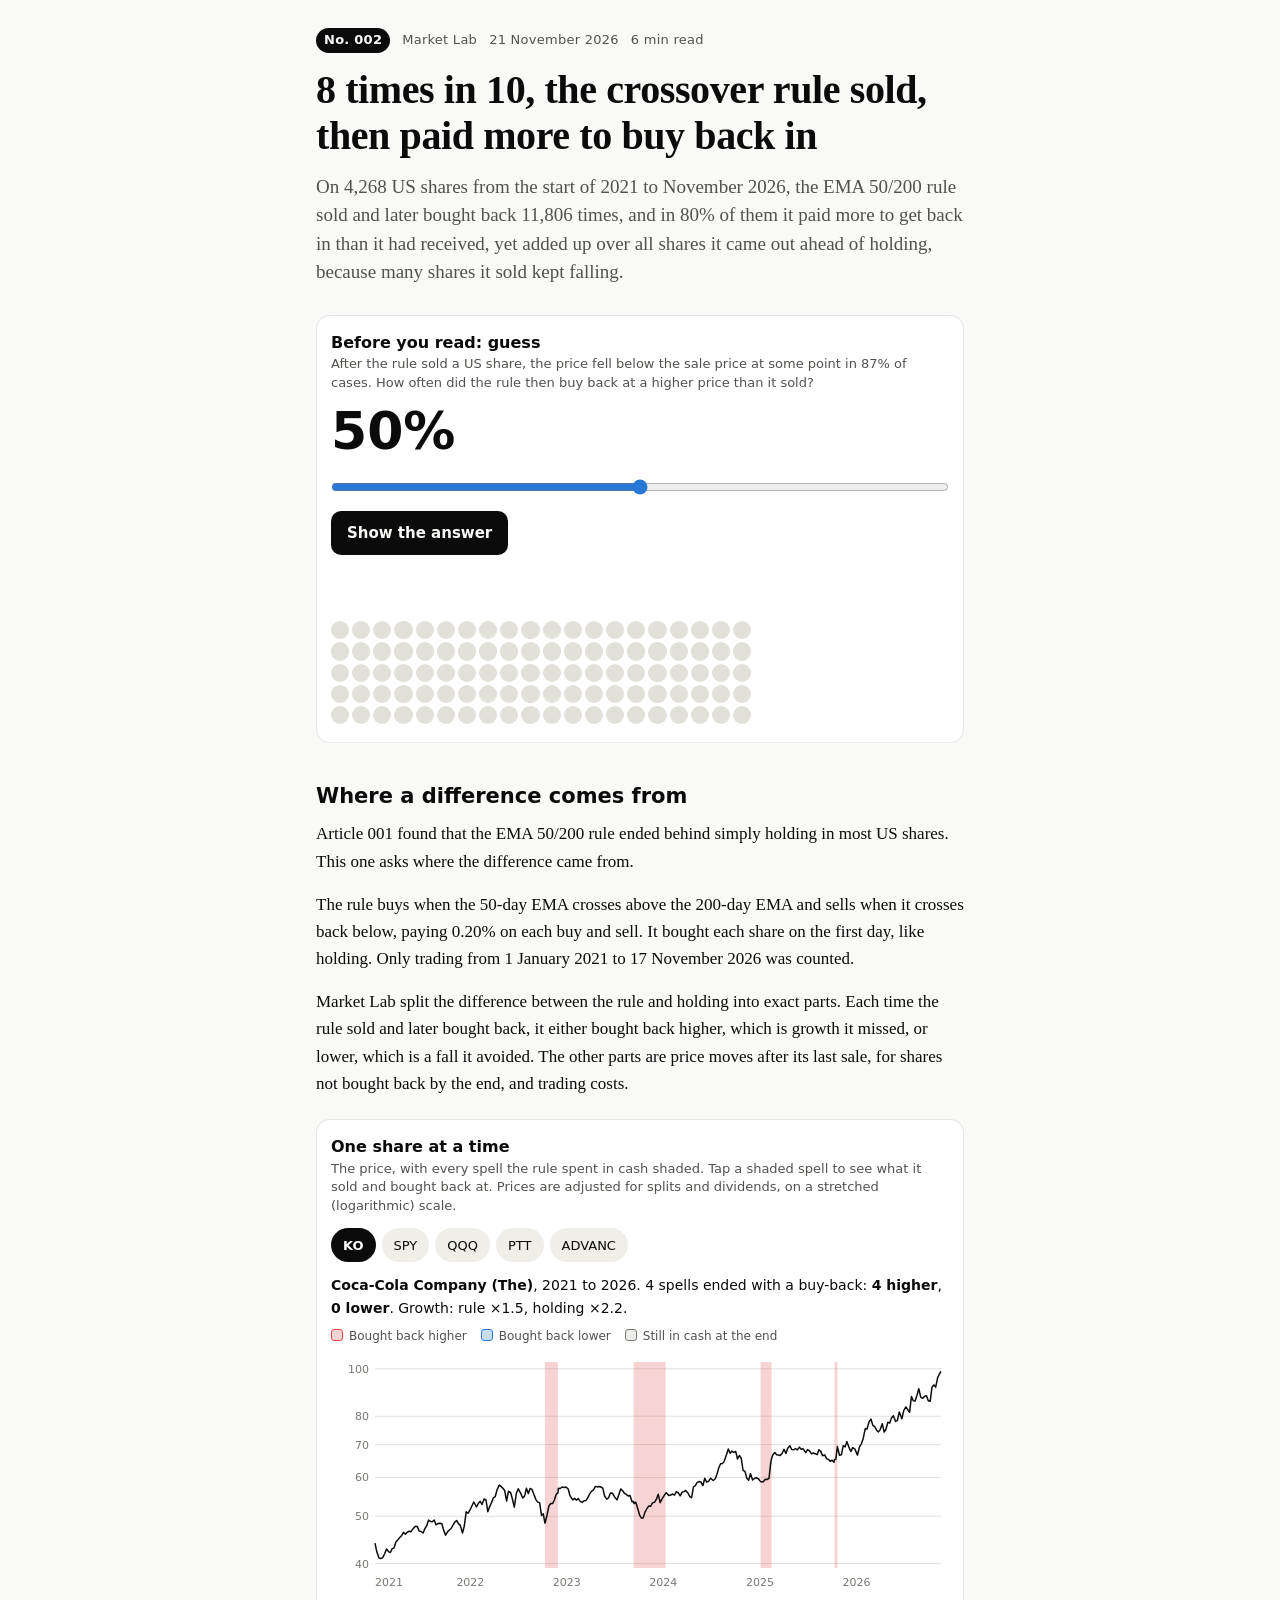
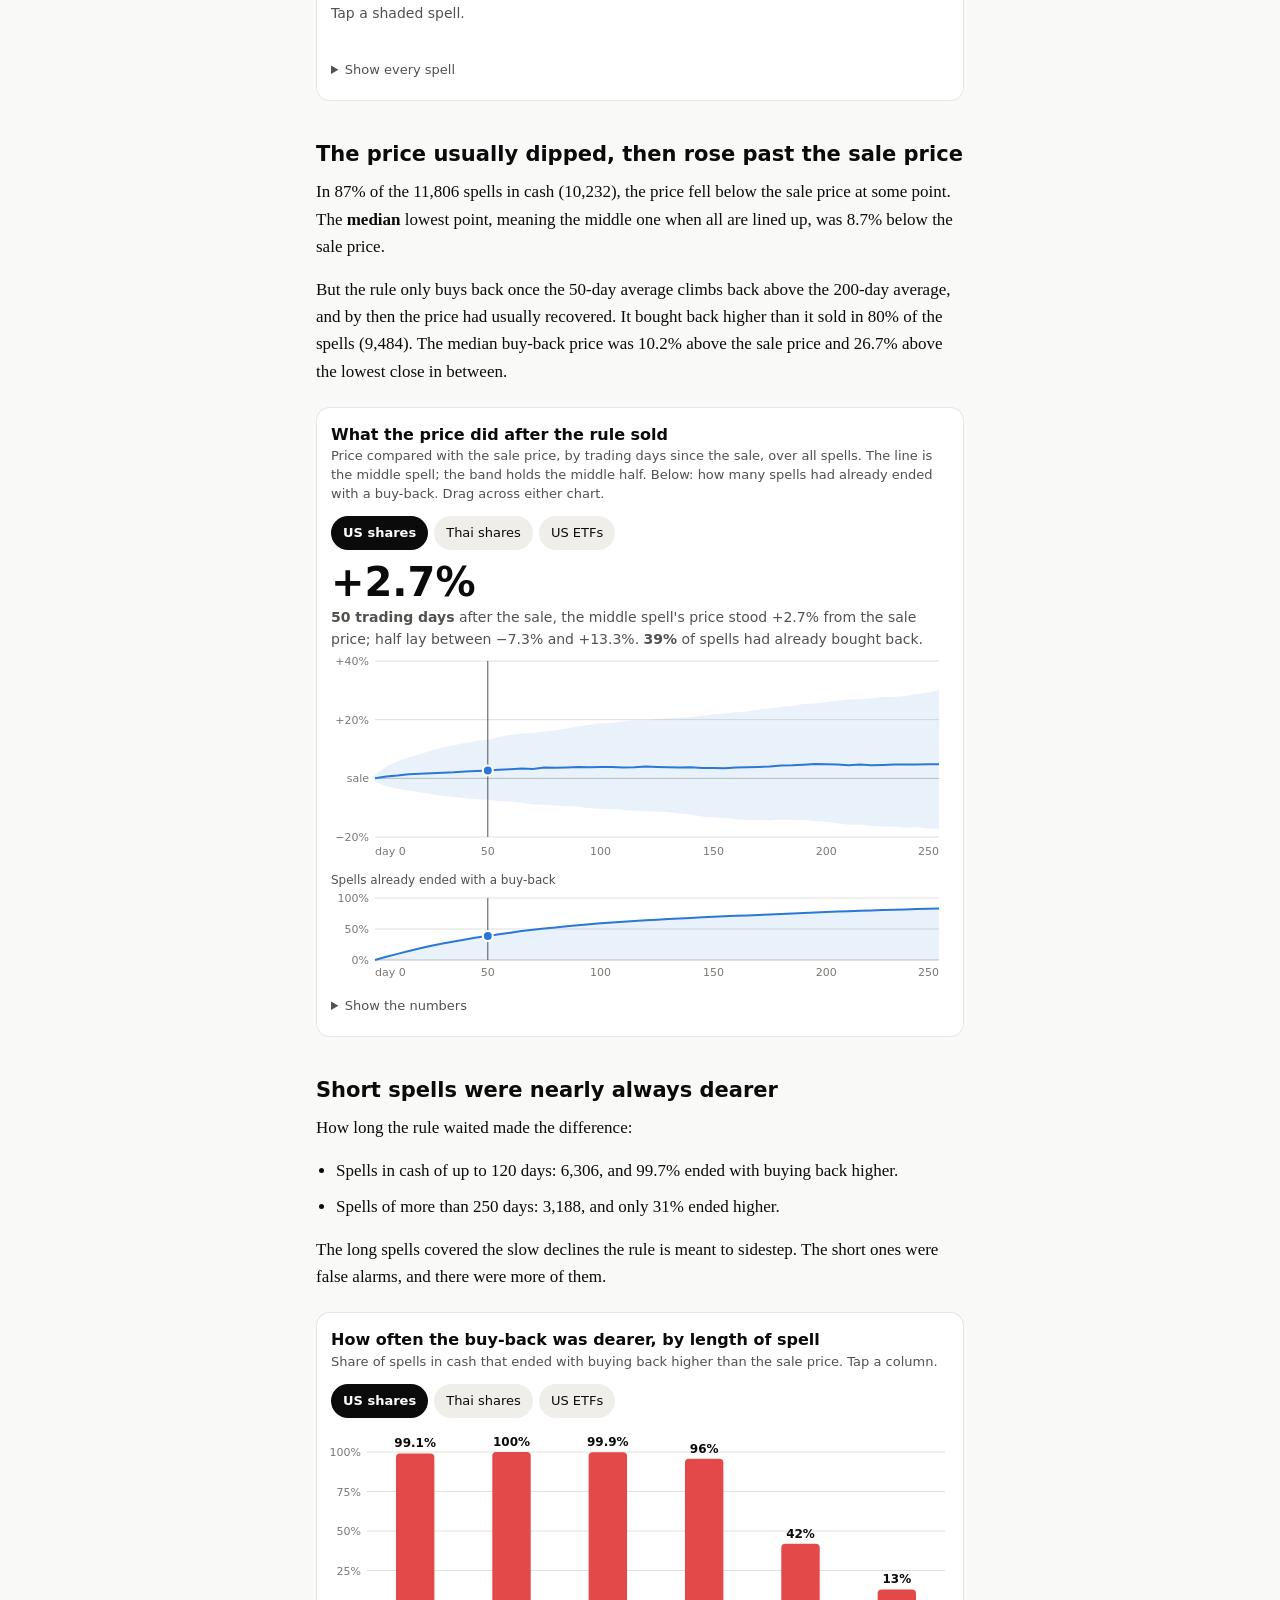
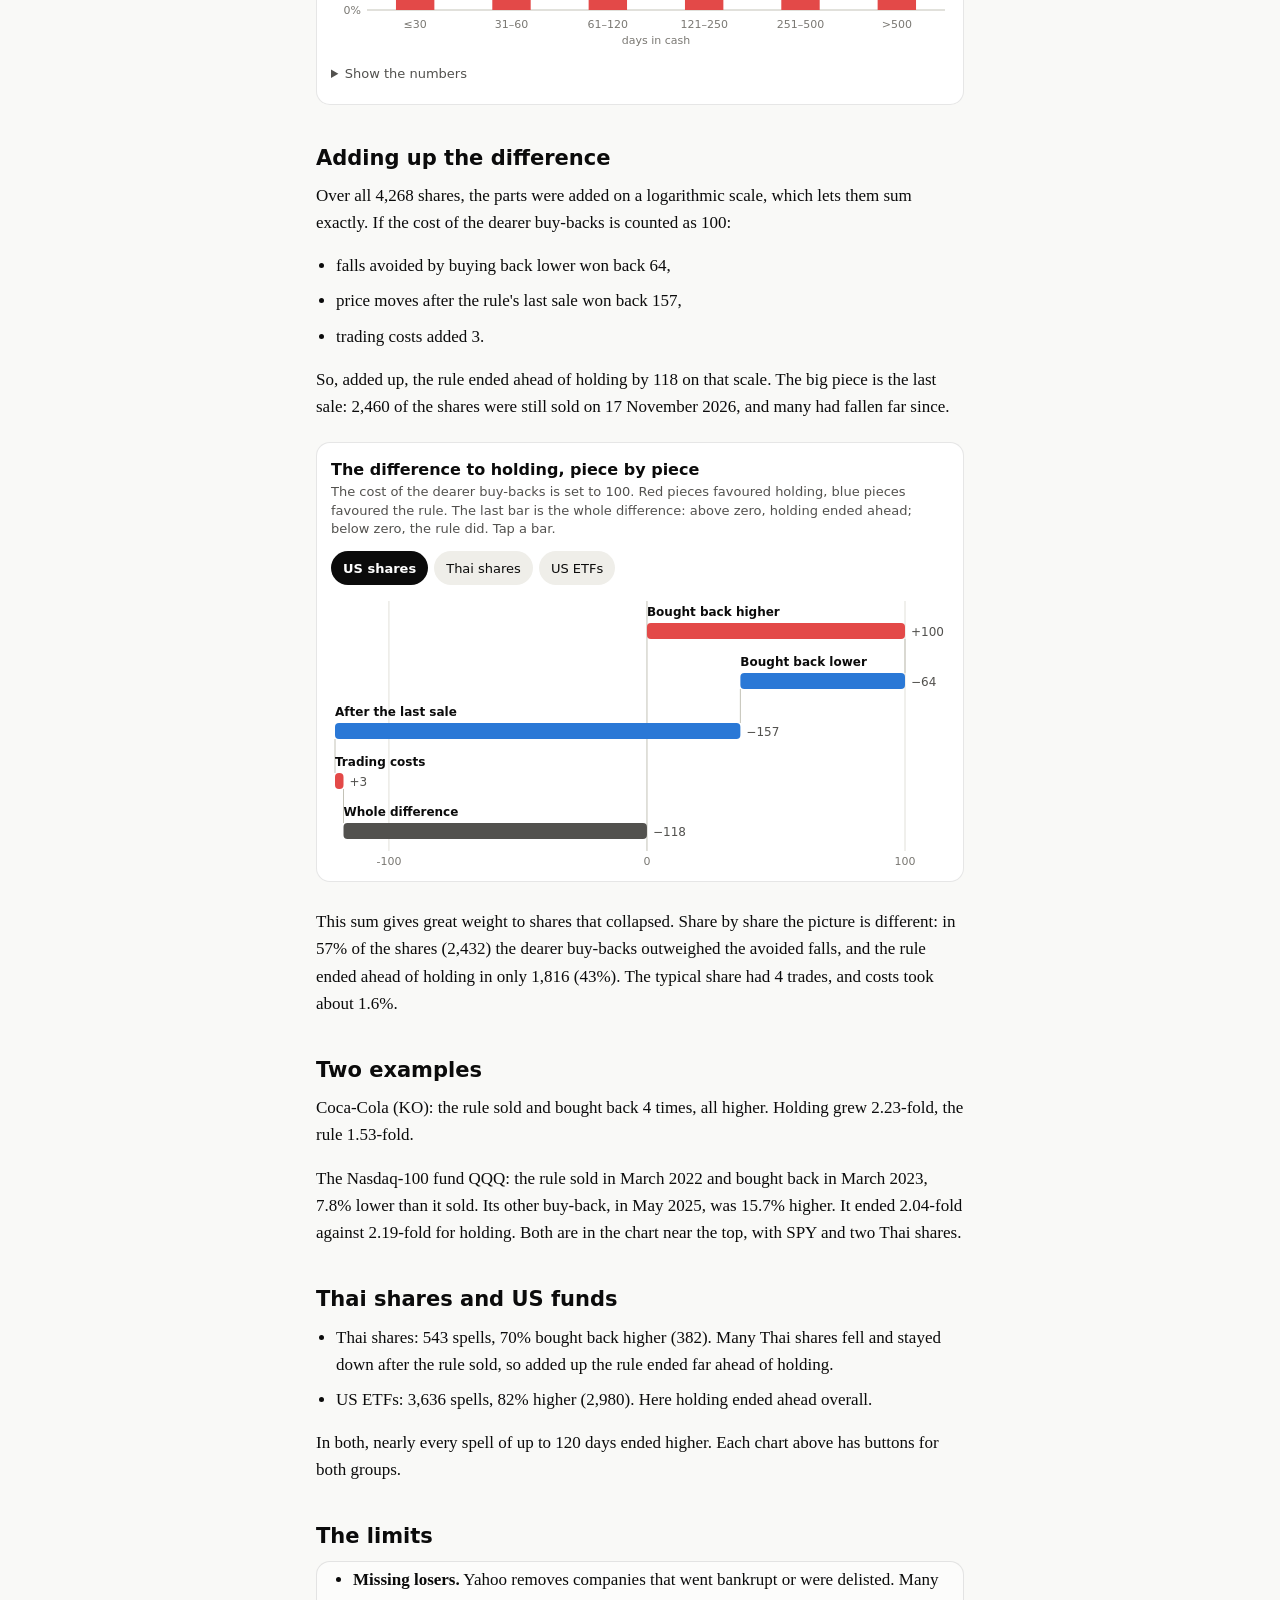
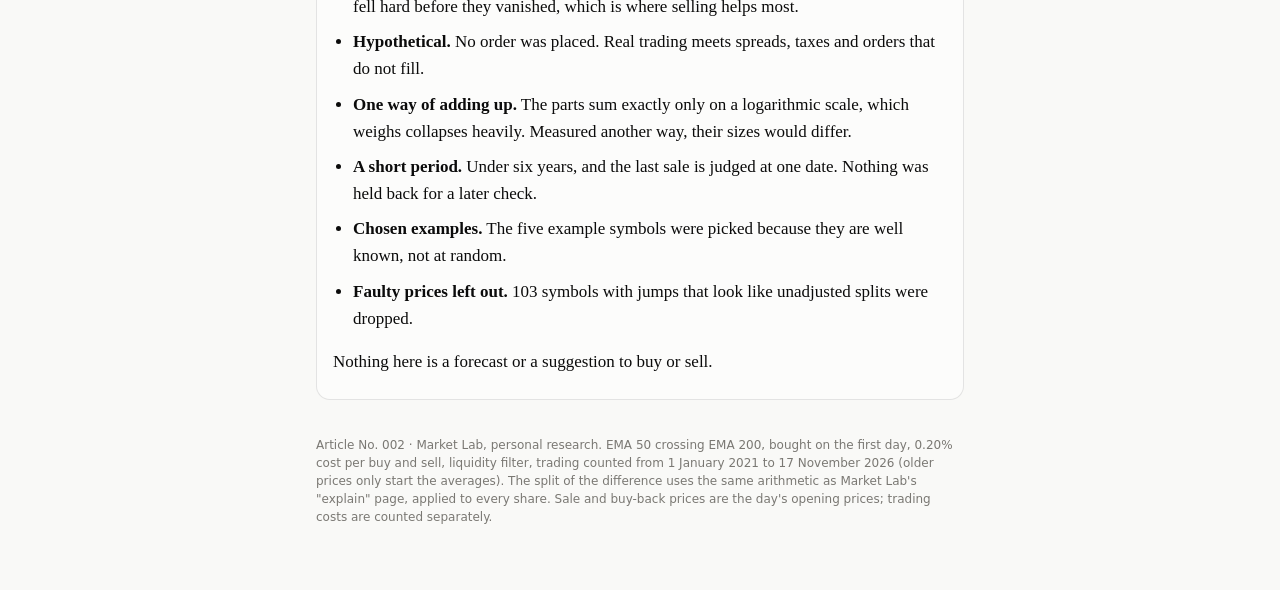
<file: files/articles/002-2026-11-21-bought-back-higher.html>
<!doctype html>
<html lang="en">
<head>
<meta charset="utf-8">
<meta name="viewport" content="width=device-width, initial-scale=1, viewport-fit=cover">
<meta name="article-id" content="2">
<meta name="article-date" content="2026-11-21">
<title>Bought back higher</title>
<style>
:root{
  color-scheme: light;
  --page:#f9f9f7; --surface:#fcfcfb; --card:#ffffff;
  --ink:#0b0b0b; --ink2:#52514e; --muted:#7a7873;
  --grid:#e1e0d9; --axis:#c3c2b7; --ring:rgba(11,11,11,0.10);
  --gain:#2a78d6; --loss:#e34948; --rule:#2a78d6; --hold:#eb6834;
  --accent:#2a78d6; --wash:rgba(42,120,214,0.10);
  --chip:#efeee9; --chip-on:#0b0b0b; --chip-on-ink:#ffffff;
}
@media (prefers-color-scheme: dark){
  :root:not([data-theme="light"]){
    color-scheme: dark;
    --page:#0d0d0d; --surface:#1a1a19; --card:#1a1a19;
    --ink:#f0efec; --ink2:#c3c2b7; --muted:#9a988f;
    --grid:#2c2c2a; --axis:#383835; --ring:rgba(255,255,255,0.10);
    --gain:#3987e5; --loss:#e66767; --rule:#3987e5; --hold:#d95926;
    --accent:#3987e5; --wash:rgba(57,135,229,0.14);
    --chip:#262624; --chip-on:#f0efec; --chip-on-ink:#0b0b0b;
  }
}
:root[data-theme="dark"]{
  color-scheme: dark;
  --page:#0d0d0d; --surface:#1a1a19; --card:#1a1a19;
  --ink:#f0efec; --ink2:#c3c2b7; --muted:#9a988f;
  --grid:#2c2c2a; --axis:#383835; --ring:rgba(255,255,255,0.10);
  --gain:#3987e5; --loss:#e66767; --rule:#3987e5; --hold:#d95926;
  --accent:#3987e5; --wash:rgba(57,135,229,0.14);
  --chip:#262624; --chip-on:#f0efec; --chip-on-ink:#0b0b0b;
}
*{box-sizing:border-box}
html{-webkit-text-size-adjust:100%}
body{margin:0;background:var(--page);color:var(--ink);
  font:17px/1.6 Georgia,"Noto Serif","Times New Roman",serif;}
.sans,.fig,.kicker,.chips,.tile,.tip,button,input,table,.small{font-family:system-ui,-apple-system,"Segoe UI",Roboto,sans-serif}
main{max-width:680px;margin:0 auto;padding:28px 16px 64px}
.kicker{display:flex;flex-wrap:wrap;gap:6px 12px;align-items:center;font-size:13px;color:var(--ink2);letter-spacing:.02em}
.idtag{display:inline-block;padding:2px 8px;border-radius:999px;background:var(--ink);color:var(--page);font-weight:600;font-variant-numeric:tabular-nums}
h1{font-size:clamp(28px,7vw,40px);line-height:1.15;margin:14px 0 14px;font-weight:700;letter-spacing:-.01em}
.standfirst{font-size:19px;line-height:1.5;color:var(--ink2);margin:0 0 28px}
h2{font-family:system-ui,-apple-system,"Segoe UI",Roboto,sans-serif;font-size:21px;line-height:1.3;margin:40px 0 10px}
p{margin:0 0 16px}
ul{padding-left:20px;margin:0 0 16px} li{margin:0 0 8px}
b,strong{font-weight:700}
.num{font-variant-numeric:tabular-nums;white-space:nowrap}
.fig{background:var(--card);border:1px solid var(--ring);border-radius:14px;padding:16px 14px 12px;margin:22px 0 26px}
.fig h3{font-size:16px;margin:0 0 2px;line-height:1.35}
.fig .sub{font-size:13px;color:var(--ink2);margin:0 0 12px;line-height:1.45}
.fig .note{font-size:12px;color:var(--muted);margin:10px 0 0;line-height:1.45}
.chips{display:flex;flex-wrap:wrap;gap:6px;margin:0 0 12px}
.chips button{border:0;border-radius:999px;padding:7px 12px;font-size:13px;background:var(--chip);color:var(--ink);cursor:pointer;min-height:34px}
.chips button[aria-pressed="true"]{background:var(--chip-on);color:var(--chip-on-ink);font-weight:600}
.chart{position:relative;width:100%;touch-action:pan-y;-webkit-user-select:none;user-select:none}
.chart svg{display:block;overflow:visible}
.ax{font-size:11px;fill:var(--muted);font-family:system-ui,-apple-system,"Segoe UI",Roboto,sans-serif;font-variant-numeric:tabular-nums}
.lab{font-size:12px;fill:var(--ink2);font-family:system-ui,-apple-system,"Segoe UI",Roboto,sans-serif}
.lab-b{font-size:12px;fill:var(--ink);font-weight:600;font-family:system-ui,-apple-system,"Segoe UI",Roboto,sans-serif}
.gridl{stroke:var(--grid);stroke-width:1}
.base{stroke:var(--axis);stroke-width:1}
.tip{position:absolute;display:none;pointer-events:none;z-index:5;background:var(--ink);color:var(--page);font-size:12px;line-height:1.45;padding:7px 9px;border-radius:8px;max-width:230px;box-shadow:0 4px 14px rgba(0,0,0,.18)}
.tip .k{display:inline-block;width:8px;height:8px;border-radius:50%;margin-right:6px;vertical-align:0}
.meds{font-family:system-ui,-apple-system,"Segoe UI",Roboto,sans-serif;font-size:13px;color:var(--ink);margin:8px 0 0;display:grid;gap:4px}
.medk{display:inline-block;width:12px;height:12px;border-radius:50%;border:2px solid var(--ink);margin-right:8px;vertical-align:-2px}
.legend{display:flex;flex-wrap:wrap;gap:4px 14px;font-size:12px;color:var(--ink2);margin:0 0 8px;font-family:system-ui,-apple-system,"Segoe UI",Roboto,sans-serif}
.legend i{display:inline-block;width:10px;height:10px;border-radius:50%;margin-right:6px;vertical-align:-1px}
.legend i.line{width:14px;height:3px;border-radius:2px;vertical-align:3px}
.tiles{display:grid;grid-template-columns:repeat(3,1fr);gap:8px;margin:12px 0 0}
.tile{background:var(--surface);border:1px solid var(--ring);border-radius:10px;padding:10px}
.tile .l{font-size:12px;color:var(--ink2);line-height:1.3}
.tile .v{font-size:22px;font-weight:650;margin-top:2px}
.hero{font-family:system-ui,-apple-system,"Segoe UI",Roboto,sans-serif;font-size:52px;font-weight:650;line-height:1;margin:6px 0 4px}
.readout{font-family:system-ui,-apple-system,"Segoe UI",Roboto,sans-serif;font-size:14px;color:var(--ink2);min-height:42px}
input[type=range]{width:100%;margin:10px 0 4px;accent-color:var(--accent);height:32px}
.btn{border:0;border-radius:10px;padding:10px 16px;font-size:15px;font-weight:600;background:var(--ink);color:var(--page);cursor:pointer;min-height:44px}
.btn.ghost{background:var(--chip);color:var(--ink)}
.row{display:flex;gap:8px;flex-wrap:wrap;align-items:center}
.waffle{display:grid;grid-template-columns:repeat(20,1fr);gap:3px;margin:14px 0 6px;max-width:420px}
.waffle span{aspect-ratio:1;border-radius:50%;background:var(--grid);transition:background .25s}
.deal{list-style:none;padding:0;margin:12px 0 0;font-family:system-ui,-apple-system,"Segoe UI",Roboto,sans-serif;font-size:14px}
.deal li{display:grid;grid-template-columns:12px 1fr auto;gap:10px;align-items:center;padding:7px 0;border-bottom:1px solid var(--grid);margin:0;animation:pop .25s ease both}
.deal li .d{width:10px;height:10px;border-radius:50%}
.deal li .s{color:var(--ink2);font-size:12px}
.deal li .r{font-weight:650;font-variant-numeric:tabular-nums}
@keyframes pop{from{opacity:0;transform:translateY(4px)}to{opacity:1;transform:none}}
.bars{font-family:system-ui,-apple-system,"Segoe UI",Roboto,sans-serif;font-size:13px}
.bars .g{margin:0 0 14px}
.bars .g b{font-size:14px}
.bars .m{display:grid;grid-template-columns:1fr auto;gap:2px 10px;align-items:center;margin:6px 0 0;color:var(--ink2)}
.bars .track{grid-column:1 / -1;height:8px;border-radius:999px;background:var(--grid);overflow:hidden}
.bars .fill{height:100%;border-radius:999px;background:var(--accent)}
details{margin:10px 0 0;font-family:system-ui,-apple-system,"Segoe UI",Roboto,sans-serif;font-size:13px}
summary{cursor:pointer;color:var(--ink2);min-height:32px;padding-top:4px}
table{border-collapse:collapse;width:100%;font-size:12px;margin-top:6px;font-variant-numeric:tabular-nums}
th,td{text-align:right;padding:4px 6px;border-bottom:1px solid var(--grid)}
th:first-child,td:first-child{text-align:left}
.tablewrap{max-height:260px;overflow:auto}
.limits{background:var(--surface);border:1px solid var(--ring);border-radius:14px;padding:4px 16px 8px}
footer{margin-top:36px;font-size:12px;color:var(--muted);line-height:1.5}
@media (max-width:420px){ .tile .v{font-size:19px} .hero{font-size:44px} body{font-size:16.5px} }
@media (prefers-reduced-motion: reduce){ *{animation:none!important;transition:none!important} }
:root{--loss-wash:rgba(227,73,72,0.24);--gain-wash:rgba(42,120,214,0.26);--end-wash:rgba(137,135,129,0.16)}
@media (prefers-color-scheme: dark){:root:not([data-theme="light"]){--loss-wash:rgba(230,103,103,0.22);--gain-wash:rgba(57,135,229,0.24);--end-wash:rgba(154,152,143,0.18)}}
:root[data-theme="dark"]{--loss-wash:rgba(230,103,103,0.22);--gain-wash:rgba(57,135,229,0.24);--end-wash:rgba(154,152,143,0.18)}
.legend i.sq{border-radius:3px;width:12px;height:12px}
.spellinfo{font-family:system-ui,-apple-system,"Segoe UI",Roboto,sans-serif;font-size:14px;color:var(--ink2);min-height:44px;margin-top:8px}
.sum2{font-family:system-ui,-apple-system,"Segoe UI",Roboto,sans-serif;font-size:14px;margin:4px 0 8px}
.sum2 b{font-weight:650}
.minihead{font-family:system-ui,-apple-system,"Segoe UI",Roboto,sans-serif;font-size:12px;color:var(--ink2);margin:10px 0 2px}
</style>
</head>
<body>
<main>
<div class="kicker"><span class="idtag">No. 002</span><span>Market Lab</span><span>21 November 2026</span><span>6 min read</span></div>
<h1>8 times in 10, the crossover rule sold, then paid more to buy back in</h1>
<p class="standfirst">On 4,268 US shares from the start of 2021 to November 2026, the EMA 50/200 rule sold and later bought back 11,806 times, and in 80% of them it paid more to get back in than it had received, yet added up over all shares it came out ahead of holding, because many shares it sold kept falling.</p>

<div class="fig" id="guess">
  <h3>Before you read: guess</h3>
  <p class="sub">After the rule sold a US share, the price fell below the sale price at some point in 87% of cases. How often did the rule then buy back at a higher price than it sold?</p>
  <div class="hero" id="guessVal">50%</div>
  <input type="range" id="guessIn" min="0" max="100" value="50" aria-label="Your guess, percent of buy-backs that were higher">
  <div class="row"><button class="btn" id="guessBtn">Show the answer</button></div>
  <div id="guessOut" class="readout" style="margin-top:10px" aria-live="polite"></div>
  <div class="waffle" id="waffle" aria-hidden="true"></div>
</div>

<h2>Where a difference comes from</h2>
<p>Article 001 found that the EMA 50/200 rule ended behind simply holding in most US shares. This one asks where the difference came from.</p>
<p>The rule buys when the 50-day EMA crosses above the 200-day EMA and sells when it crosses back below, paying 0.20% on each buy and sell. It bought each share on the first day, like holding. Only trading from 1 January 2021 to 17 November 2026 was counted.</p>
<p>Market Lab split the difference between the rule and holding into exact parts. Each time the rule sold and later bought back, it either bought back higher, which is growth it missed, or lower, which is a fall it avoided. The other parts are price moves after its last sale, for shares not bought back by the end, and trading costs.</p>

<div class="fig">
  <h3>One share at a time</h3>
  <p class="sub">The price, with every spell the rule spent in cash shaded. Tap a shaded spell to see what it sold and bought back at. Prices are adjusted for splits and dividends, on a stretched (logarithmic) scale.</p>
  <div class="chips" id="exChips"></div>
  <div class="sum2" id="exSum"></div>
  <div class="legend"><span><i class="sq" style="background:var(--loss-wash);border:1px solid var(--loss)"></i>Bought back higher</span><span><i class="sq" style="background:var(--gain-wash);border:1px solid var(--gain)"></i>Bought back lower</span><span><i class="sq" style="background:var(--end-wash);border:1px solid var(--muted)"></i>Still in cash at the end</span></div>
  <div class="chart" id="ex"></div>
  <div class="spellinfo" id="exInfo" aria-live="polite">Tap a shaded spell.</div>
  <details><summary>Show every spell</summary><div class="tablewrap" id="exTable"></div></details>
</div>

<h2>The price usually dipped, then rose past the sale price</h2>
<p>In 87% of the 11,806 spells in cash (10,232), the price fell below the sale price at some point. The <b>median</b> lowest point, meaning the middle one when all are lined up, was 8.7% below the sale price.</p>
<p>But the rule only buys back once the 50-day average climbs back above the 200-day average, and by then the price had usually recovered. It bought back higher than it sold in 80% of the spells (9,484). The median buy-back price was 10.2% above the sale price and 26.7% above the lowest close in between.</p>

<div class="fig">
  <h3>What the price did after the rule sold</h3>
  <p class="sub">Price compared with the sale price, by trading days since the sale, over all spells. The line is the middle spell; the band holds the middle half. Below: how many spells had already ended with a buy-back. Drag across either chart.</p>
  <div class="chips" id="pathChips"></div>
  <div class="hero" id="pathHero" style="font-size:40px">+0.0%</div>
  <div class="readout" id="pathText" aria-live="polite"></div>
  <div class="chart" id="path"></div>
  <div class="minihead">Spells already ended with a buy-back</div>
  <div class="chart" id="back"></div>
  <details><summary>Show the numbers</summary><div class="tablewrap" id="pathTable"></div></details>
</div>

<h2>Short spells were nearly always dearer</h2>
<p>How long the rule waited made the difference:</p>
<ul>
<li>Spells in cash of up to 120 days: 6,306, and 99.7% ended with buying back higher.</li>
<li>Spells of more than 250 days: 3,188, and only 31% ended higher.</li>
</ul>
<p>The long spells covered the slow declines the rule is meant to sidestep. The short ones were false alarms, and there were more of them.</p>

<div class="fig">
  <h3>How often the buy-back was dearer, by length of spell</h3>
  <p class="sub">Share of spells in cash that ended with buying back higher than the sale price. Tap a column.</p>
  <div class="chips" id="lenChips"></div>
  <div class="chart" id="len"></div>
  <details><summary>Show the numbers</summary><div class="tablewrap" id="lenTable"></div></details>
</div>

<h2>Adding up the difference</h2>
<p>Over all 4,268 shares, the parts were added on a logarithmic scale, which lets them sum exactly. If the cost of the dearer buy-backs is counted as 100:</p>
<ul>
<li>falls avoided by buying back lower won back 64,</li>
<li>price moves after the rule's last sale won back 157,</li>
<li>trading costs added 3.</li>
</ul>
<p>So, added up, the rule ended ahead of holding by 118 on that scale. The big piece is the last sale: 2,460 of the shares were still sold on 17 November 2026, and many had fallen far since.</p>

<div class="fig">
  <h3>The difference to holding, piece by piece</h3>
  <p class="sub">The cost of the dearer buy-backs is set to 100. Red pieces favoured holding, blue pieces favoured the rule. The last bar is the whole difference: above zero, holding ended ahead; below zero, the rule did. Tap a bar.</p>
  <div class="chips" id="wfChips"></div>
  <div class="chart" id="wf"></div>
</div>

<p>This sum gives great weight to shares that collapsed. Share by share the picture is different: in 57% of the shares (2,432) the dearer buy-backs outweighed the avoided falls, and the rule ended ahead of holding in only 1,816 (43%). The typical share had 4 trades, and costs took about 1.6%.</p>

<h2>Two examples</h2>
<p>Coca-Cola (KO): the rule sold and bought back 4 times, all higher. Holding grew 2.23-fold, the rule 1.53-fold.</p>
<p>The Nasdaq-100 fund QQQ: the rule sold in March 2022 and bought back in March 2023, 7.8% lower than it sold. Its other buy-back, in May 2025, was 15.7% higher. It ended 2.04-fold against 2.19-fold for holding. Both are in the chart near the top, with SPY and two Thai shares.</p>

<h2>Thai shares and US funds</h2>
<ul>
<li>Thai shares: 543 spells, 70% bought back higher (382). Many Thai shares fell and stayed down after the rule sold, so added up the rule ended far ahead of holding.</li>
<li>US ETFs: 3,636 spells, 82% higher (2,980). Here holding ended ahead overall.</li>
</ul>
<p>In both, nearly every spell of up to 120 days ended higher. Each chart above has buttons for both groups.</p>

<h2>The limits</h2>
<div class="limits">
<ul>
<li><b>Missing losers.</b> Yahoo removes companies that went bankrupt or were delisted. Many fell hard before they vanished, which is where selling helps most.</li>
<li><b>Hypothetical.</b> No order was placed. Real trading meets spreads, taxes and orders that do not fill.</li>
<li><b>One way of adding up.</b> The parts sum exactly only on a logarithmic scale, which weighs collapses heavily. Measured another way, their sizes would differ.</li>
<li><b>A short period.</b> Under six years, and the last sale is judged at one date. Nothing was held back for a later check.</li>
<li><b>Chosen examples.</b> The five example symbols were picked because they are well known, not at random.</li>
<li><b>Faulty prices left out.</b> 103 symbols with jumps that look like unadjusted splits were dropped.</li>
</ul>
<p>Nothing here is a forecast or a suggestion to buy or sell.</p>
</div>

<footer class="sans">Article No. 002 · Market Lab, personal research. EMA 50 crossing EMA 200, bought on the first day, 0.20% cost per buy and sell, liquidity filter, trading counted from 1 January 2021 to 17 November 2026 (older prices only start the averages). The split of the difference uses the same arithmetic as Market Lab's "explain" page, applied to every share. Sale and buy-back prices are the day's opening prices; trading costs are counted separately.</footer>
</main>

<script>
const DATA = {"groups":["US shares","Thai shares","US ETFs"],"group":{"US shares":{"symbols":4268,"spells":11806,"dipped":10232,"low_median":-0.08735076152416338,"higher":9484,"change_median":0.10171298919537075,"above_low_median":0.2665760363348021,"hi_median":0.12858431386887492,"hi_days":77.5,"lo_median":-0.1628991891464147,"lo_days":473.5,"parts":{"missed":100.0,"avoided":-63.8,"tail":-157.1,"costs":3.3,"head":0.0},"whole":-117.7,"path":[{"k":0,"n":11806,"q25":-0.0122,"med":0.0,"q75":0.0124,"back":0.0},{"k":5,"n":11806,"q25":-0.0268,"med":0.0061,"q75":0.0402,"back":0.0525},{"k":10,"n":11801,"q25":-0.0355,"med":0.0097,"q75":0.0573,"back":0.0992},{"k":15,"n":11792,"q25":-0.0419,"med":0.0142,"q75":0.0716,"back":0.1466},{"k":20,"n":11786,"q25":-0.0476,"med":0.0157,"q75":0.0824,"back":0.1888},{"k":25,"n":11762,"q25":-0.054,"med":0.0175,"q75":0.0948,"back":0.2301},{"k":30,"n":11739,"q25":-0.0595,"med":0.0192,"q75":0.105,"back":0.2655},{"k":35,"n":11700,"q25":-0.0636,"med":0.0204,"q75":0.1127,"back":0.2976},{"k":40,"n":11676,"q25":-0.0676,"med":0.0232,"q75":0.1217,"back":0.3295},{"k":45,"n":11653,"q25":-0.0709,"med":0.0254,"q75":0.1271,"back":0.3615},{"k":50,"n":11634,"q25":-0.0732,"med":0.027,"q75":0.1325,"back":0.3873},{"k":55,"n":11622,"q25":-0.077,"med":0.0292,"q75":0.1406,"back":0.4145},{"k":60,"n":11615,"q25":-0.0787,"med":0.0311,"q75":0.148,"back":0.4409},{"k":65,"n":11607,"q25":-0.083,"med":0.0339,"q75":0.1529,"back":0.4659},{"k":70,"n":11602,"q25":-0.0893,"med":0.0321,"q75":0.1541,"back":0.4876},{"k":75,"n":11590,"q25":-0.0903,"med":0.0366,"q75":0.1595,"back":0.507},{"k":80,"n":11567,"q25":-0.0925,"med":0.0359,"q75":0.164,"back":0.5259},{"k":85,"n":11553,"q25":-0.0946,"med":0.037,"q75":0.1703,"back":0.5431},{"k":90,"n":11536,"q25":-0.0958,"med":0.0384,"q75":0.1779,"back":0.5593},{"k":95,"n":11519,"q25":-0.1016,"med":0.0374,"q75":0.1828,"back":0.5764},{"k":100,"n":11497,"q25":-0.1043,"med":0.0389,"q75":0.1873,"back":0.5911},{"k":105,"n":11474,"q25":-0.104,"med":0.0388,"q75":0.1887,"back":0.6043},{"k":110,"n":11459,"q25":-0.108,"med":0.0371,"q75":0.1945,"back":0.6184},{"k":115,"n":11435,"q25":-0.1104,"med":0.0379,"q75":0.1981,"back":0.6298},{"k":120,"n":11397,"q25":-0.1118,"med":0.0402,"q75":0.1977,"back":0.6408},{"k":125,"n":11371,"q25":-0.1129,"med":0.0388,"q75":0.202,"back":0.6508},{"k":130,"n":11341,"q25":-0.1157,"med":0.0379,"q75":0.2041,"back":0.6606},{"k":135,"n":11322,"q25":-0.1199,"med":0.0366,"q75":0.2075,"back":0.6696},{"k":140,"n":11289,"q25":-0.123,"med":0.0377,"q75":0.2093,"back":0.679},{"k":145,"n":11277,"q25":-0.1298,"med":0.0356,"q75":0.2136,"back":0.6883},{"k":150,"n":11267,"q25":-0.1325,"med":0.0356,"q75":0.2182,"back":0.697},{"k":155,"n":11243,"q25":-0.1352,"med":0.0347,"q75":0.2207,"back":0.7051},{"k":160,"n":11185,"q25":-0.1397,"med":0.0369,"q75":0.2255,"back":0.7119},{"k":165,"n":11107,"q25":-0.1423,"med":0.0377,"q75":0.2276,"back":0.7188},{"k":170,"n":11034,"q25":-0.1418,"med":0.0388,"q75":0.2337,"back":0.7274},{"k":175,"n":10958,"q25":-0.1436,"med":0.0407,"q75":0.2384,"back":0.7345},{"k":180,"n":10926,"q25":-0.1406,"med":0.0438,"q75":0.2444,"back":0.7416},{"k":185,"n":10887,"q25":-0.1411,"med":0.0445,"q75":0.2462,"back":0.7485},{"k":190,"n":10846,"q25":-0.1423,"med":0.0465,"q75":0.2532,"back":0.7581},{"k":195,"n":10815,"q25":-0.1455,"med":0.0487,"q75":0.2548,"back":0.7667},{"k":200,"n":10775,"q25":-0.148,"med":0.0482,"q75":0.2599,"back":0.7749},{"k":205,"n":10755,"q25":-0.1535,"med":0.0469,"q75":0.2649,"back":0.7821},{"k":210,"n":10738,"q25":-0.1585,"med":0.045,"q75":0.2692,"back":0.7877},{"k":215,"n":10717,"q25":-0.1577,"med":0.0473,"q75":0.2696,"back":0.7931},{"k":220,"n":10695,"q25":-0.1621,"med":0.0443,"q75":0.2732,"back":0.7994},{"k":225,"n":10672,"q25":-0.1644,"med":0.0455,"q75":0.2769,"back":0.8055},{"k":230,"n":10646,"q25":-0.164,"med":0.0473,"q75":0.2776,"back":0.8118},{"k":235,"n":10622,"q25":-0.1684,"med":0.0473,"q75":0.2805,"back":0.8165},{"k":240,"n":10596,"q25":-0.1662,"med":0.0474,"q75":0.2873,"back":0.8211},{"k":245,"n":10552,"q25":-0.171,"med":0.0476,"q75":0.2925,"back":0.8264},{"k":250,"n":10496,"q25":-0.1723,"med":0.0483,"q75":0.2991,"back":0.8314}],"buckets":[{"label":"up to 30 days","n":2295,"higher":2275,"median":0.0971},{"label":"31 to 60 days","n":1678,"higher":1678,"median":0.1486},{"label":"61 to 120 days","n":2333,"higher":2331,"median":0.1599},{"label":"121 to 250 days","n":2312,"higher":2214,"median":0.1196},{"label":"251 to 500 days","n":1980,"higher":829,"median":-0.023},{"label":"over 500 days","n":1208,"higher":157,"median":-0.3336}],"trades_median":4.0},"Thai shares":{"symbols":570,"spells":543,"dipped":470,"low_median":-0.0791366305538842,"higher":382,"change_median":0.06524963796144778,"above_low_median":0.2152778234270758,"hi_median":0.0971549930270379,"hi_days":70.0,"lo_median":-0.1842264029210855,"lo_days":558.0,"parts":{"missed":100.0,"avoided":-108.9,"tail":-985.4,"costs":4.9,"head":0.0},"whole":-989.4,"path":[{"k":0,"n":543,"q25":-0.0093,"med":0.0,"q75":0.0096,"back":0.0},{"k":5,"n":543,"q25":-0.0236,"med":0.0,"q75":0.0246,"back":0.0552},{"k":10,"n":543,"q25":-0.0367,"med":0.0,"q75":0.0379,"back":0.105},{"k":15,"n":543,"q25":-0.0424,"med":0.0,"q75":0.0523,"back":0.1455},{"k":20,"n":543,"q25":-0.0493,"med":0.0068,"q75":0.0618,"back":0.1989},{"k":25,"n":543,"q25":-0.0553,"med":0.0,"q75":0.0613,"back":0.232},{"k":30,"n":543,"q25":-0.0515,"med":0.0055,"q75":0.0595,"back":0.267},{"k":35,"n":542,"q25":-0.0485,"med":0.0054,"q75":0.0697,"back":0.302},{"k":40,"n":542,"q25":-0.0625,"med":0.0078,"q75":0.0749,"back":0.3315},{"k":45,"n":542,"q25":-0.063,"med":0.009,"q75":0.0819,"back":0.3499},{"k":50,"n":541,"q25":-0.0741,"med":0.0088,"q75":0.0792,"back":0.3775},{"k":55,"n":541,"q25":-0.0761,"med":0.0101,"q75":0.0842,"back":0.3959},{"k":60,"n":541,"q25":-0.0799,"med":0.0087,"q75":0.093,"back":0.418},{"k":65,"n":541,"q25":-0.0854,"med":0.01,"q75":0.098,"back":0.4383},{"k":70,"n":541,"q25":-0.0848,"med":0.0091,"q75":0.1029,"back":0.4567},{"k":75,"n":541,"q25":-0.0849,"med":0.01,"q75":0.1056,"back":0.4733},{"k":80,"n":541,"q25":-0.0919,"med":0.0097,"q75":0.1024,"back":0.4843},{"k":85,"n":541,"q25":-0.0961,"med":0.0063,"q75":0.1059,"back":0.5046},{"k":90,"n":541,"q25":-0.1004,"med":0.0112,"q75":0.1111,"back":0.5212},{"k":95,"n":540,"q25":-0.1088,"med":0.0042,"q75":0.1173,"back":0.5378},{"k":100,"n":539,"q25":-0.1154,"med":0.004,"q75":0.1213,"back":0.5414},{"k":105,"n":539,"q25":-0.1183,"med":0.0035,"q75":0.1185,"back":0.5506},{"k":110,"n":539,"q25":-0.118,"med":0.0039,"q75":0.1234,"back":0.5635},{"k":115,"n":539,"q25":-0.1317,"med":0.0,"q75":0.1214,"back":0.582},{"k":120,"n":537,"q25":-0.1341,"med":-0.0048,"q75":0.1282,"back":0.5875},{"k":125,"n":537,"q25":-0.1382,"med":-0.0068,"q75":0.1385,"back":0.5912},{"k":130,"n":536,"q25":-0.1429,"med":-0.0028,"q75":0.1379,"back":0.5912},{"k":135,"n":535,"q25":-0.1392,"med":-0.0171,"q75":0.1294,"back":0.5985},{"k":140,"n":535,"q25":-0.1446,"med":-0.0245,"q75":0.1374,"back":0.6077},{"k":145,"n":533,"q25":-0.1466,"med":-0.0243,"q75":0.1325,"back":0.6077},{"k":150,"n":533,"q25":-0.1495,"med":-0.0198,"q75":0.1264,"back":0.6077},{"k":155,"n":530,"q25":-0.1573,"med":-0.0214,"q75":0.1361,"back":0.6151},{"k":160,"n":527,"q25":-0.1587,"med":-0.0326,"q75":0.1263,"back":0.6262},{"k":165,"n":524,"q25":-0.153,"med":-0.0368,"q75":0.1269,"back":0.6409},{"k":170,"n":520,"q25":-0.1713,"med":-0.0407,"q75":0.1244,"back":0.6464},{"k":175,"n":520,"q25":-0.1742,"med":-0.0339,"q75":0.1199,"back":0.6501},{"k":180,"n":519,"q25":-0.1745,"med":-0.0412,"q75":0.129,"back":0.6575},{"k":185,"n":519,"q25":-0.1765,"med":-0.0451,"q75":0.1366,"back":0.663},{"k":190,"n":519,"q25":-0.1751,"med":-0.0441,"q75":0.1334,"back":0.6648},{"k":195,"n":518,"q25":-0.1812,"med":-0.0405,"q75":0.1239,"back":0.6722},{"k":200,"n":518,"q25":-0.1861,"med":-0.0473,"q75":0.1315,"back":0.674},{"k":205,"n":517,"q25":-0.1912,"med":-0.0483,"q75":0.1289,"back":0.6888},{"k":210,"n":516,"q25":-0.1931,"med":-0.0469,"q75":0.1211,"back":0.6961},{"k":215,"n":515,"q25":-0.189,"med":-0.05,"q75":0.1253,"back":0.7035},{"k":220,"n":512,"q25":-0.1925,"med":-0.0509,"q75":0.1211,"back":0.7127},{"k":225,"n":510,"q25":-0.1931,"med":-0.0479,"q75":0.1255,"back":0.7201},{"k":230,"n":508,"q25":-0.1983,"med":-0.0521,"q75":0.1133,"back":0.7219},{"k":235,"n":506,"q25":-0.2031,"med":-0.0626,"q75":0.104,"back":0.7274},{"k":240,"n":504,"q25":-0.2198,"med":-0.0716,"q75":0.1163,"back":0.7293},{"k":245,"n":500,"q25":-0.2194,"med":-0.0728,"q75":0.1226,"back":0.733},{"k":250,"n":498,"q25":-0.2227,"med":-0.0728,"q75":0.1103,"back":0.7477}],"buckets":[{"label":"up to 30 days","n":106,"higher":104,"median":0.0741},{"label":"31 to 60 days","n":70,"higher":70,"median":0.1223},{"label":"61 to 120 days","n":87,"higher":87,"median":0.1186},{"label":"121 to 250 days","n":83,"higher":79,"median":0.0801},{"label":"251 to 500 days","n":92,"higher":31,"median":-0.0399},{"label":"over 500 days","n":105,"higher":11,"median":-0.2708}],"trades_median":1.0},"US ETFs":{"symbols":2185,"spells":3636,"dipped":3084,"low_median":-0.0406322454101784,"higher":2980,"change_median":0.05605711284851522,"above_low_median":0.13361673856995604,"hi_median":0.07119958814161309,"hi_days":63.0,"lo_median":-0.07063542271999013,"lo_days":393.0,"parts":{"missed":100.0,"avoided":-33.8,"tail":-21.9,"costs":5.0,"head":0.0},"whole":49.3,"path":[{"k":0,"n":3636,"q25":-0.0064,"med":0.0002,"q75":0.0068,"back":0.0},{"k":5,"n":3636,"q25":-0.0117,"med":0.0051,"q75":0.0273,"back":0.047},{"k":10,"n":3635,"q25":-0.0139,"med":0.0108,"q75":0.0407,"back":0.0921},{"k":15,"n":3631,"q25":-0.0148,"med":0.0132,"q75":0.0537,"back":0.1502},{"k":20,"n":3626,"q25":-0.0158,"med":0.0159,"q75":0.0612,"back":0.2049},{"k":25,"n":3619,"q25":-0.019,"med":0.0174,"q75":0.0666,"back":0.2651},{"k":30,"n":3607,"q25":-0.0204,"med":0.0192,"q75":0.0737,"back":0.3144},{"k":35,"n":3594,"q25":-0.0223,"med":0.0199,"q75":0.0832,"back":0.3512},{"k":40,"n":3585,"q25":-0.024,"med":0.0223,"q75":0.0929,"back":0.3933},{"k":45,"n":3581,"q25":-0.0276,"med":0.0259,"q75":0.0969,"back":0.4249},{"k":50,"n":3580,"q25":-0.0261,"med":0.0269,"q75":0.1051,"back":0.4563},{"k":55,"n":3580,"q25":-0.0251,"med":0.0317,"q75":0.1108,"back":0.4865},{"k":60,"n":3579,"q25":-0.0235,"med":0.0347,"q75":0.1151,"back":0.5094},{"k":65,"n":3578,"q25":-0.0264,"med":0.0371,"q75":0.1175,"back":0.5316},{"k":70,"n":3578,"q25":-0.0303,"med":0.0387,"q75":0.1186,"back":0.5558},{"k":75,"n":3575,"q25":-0.0322,"med":0.0388,"q75":0.1252,"back":0.5795},{"k":80,"n":3574,"q25":-0.0347,"med":0.0405,"q75":0.1329,"back":0.5985},{"k":85,"n":3567,"q25":-0.0389,"med":0.0438,"q75":0.141,"back":0.6169},{"k":90,"n":3557,"q25":-0.0453,"med":0.0475,"q75":0.1452,"back":0.6293},{"k":95,"n":3551,"q25":-0.0479,"med":0.0486,"q75":0.149,"back":0.6411},{"k":100,"n":3544,"q25":-0.0475,"med":0.0486,"q75":0.1518,"back":0.6496},{"k":105,"n":3539,"q25":-0.0458,"med":0.0487,"q75":0.1538,"back":0.6565},{"k":110,"n":3536,"q25":-0.0409,"med":0.0474,"q75":0.1584,"back":0.6603},{"k":115,"n":3536,"q25":-0.0387,"med":0.048,"q75":0.1608,"back":0.6647},{"k":120,"n":3533,"q25":-0.0445,"med":0.0485,"q75":0.1609,"back":0.6738},{"k":125,"n":3530,"q25":-0.0416,"med":0.0493,"q75":0.1596,"back":0.6812},{"k":130,"n":3525,"q25":-0.0424,"med":0.0471,"q75":0.1601,"back":0.6887},{"k":135,"n":3524,"q25":-0.0454,"med":0.0486,"q75":0.1617,"back":0.6964},{"k":140,"n":3522,"q25":-0.0459,"med":0.0494,"q75":0.1648,"back":0.7057},{"k":145,"n":3516,"q25":-0.0457,"med":0.0504,"q75":0.171,"back":0.717},{"k":150,"n":3514,"q25":-0.0489,"med":0.0488,"q75":0.1711,"back":0.7272},{"k":155,"n":3511,"q25":-0.0538,"med":0.0474,"q75":0.1759,"back":0.7313},{"k":160,"n":3491,"q25":-0.0536,"med":0.0495,"q75":0.177,"back":0.7393},{"k":165,"n":3463,"q25":-0.0548,"med":0.0495,"q75":0.175,"back":0.7442},{"k":170,"n":3448,"q25":-0.0517,"med":0.0531,"q75":0.1776,"back":0.7503},{"k":175,"n":3440,"q25":-0.0424,"med":0.0591,"q75":0.1811,"back":0.7555},{"k":180,"n":3437,"q25":-0.042,"med":0.0627,"q75":0.1889,"back":0.7635},{"k":185,"n":3431,"q25":-0.0374,"med":0.0631,"q75":0.1989,"back":0.7695},{"k":190,"n":3423,"q25":-0.037,"med":0.0665,"q75":0.2067,"back":0.7772},{"k":195,"n":3414,"q25":-0.0376,"med":0.0683,"q75":0.2094,"back":0.7847},{"k":200,"n":3410,"q25":-0.0396,"med":0.0708,"q75":0.2111,"back":0.7946},{"k":205,"n":3403,"q25":-0.0432,"med":0.071,"q75":0.2178,"back":0.8012},{"k":210,"n":3398,"q25":-0.0416,"med":0.0726,"q75":0.2265,"back":0.8075},{"k":215,"n":3396,"q25":-0.04,"med":0.0739,"q75":0.233,"back":0.8146},{"k":220,"n":3392,"q25":-0.0372,"med":0.0762,"q75":0.2363,"back":0.824},{"k":225,"n":3391,"q25":-0.0317,"med":0.0766,"q75":0.2361,"back":0.8311},{"k":230,"n":3380,"q25":-0.0251,"med":0.0781,"q75":0.2367,"back":0.8386},{"k":235,"n":3377,"q25":-0.0268,"med":0.0791,"q75":0.2329,"back":0.8452},{"k":240,"n":3371,"q25":-0.0292,"med":0.0817,"q75":0.2391,"back":0.8512},{"k":245,"n":3360,"q25":-0.0264,"med":0.0873,"q75":0.2492,"back":0.8584},{"k":250,"n":3353,"q25":-0.0336,"med":0.0913,"q75":0.2555,"back":0.8691}],"buckets":[{"label":"up to 30 days","n":779,"higher":763,"median":0.0533},{"label":"31 to 60 days","n":679,"higher":679,"median":0.0897},{"label":"61 to 120 days","n":746,"higher":746,"median":0.0836},{"label":"121 to 250 days","n":530,"higher":501,"median":0.0544},{"label":"251 to 500 days","n":645,"higher":210,"median":-0.0245},{"label":"over 500 days","n":257,"higher":81,"median":-0.0911}],"trades_median":2.0}},"examples":{"ADVANC.BK":{"name":"ADVANCED INFO SERVICE PUBLIC COMPANY LIMITED","group":"Thai shares","start":"2021-01-05","end":"2026-11-17","d":["2021-01-05","2021-01-12","2021-01-19","2021-01-26","2021-02-02","2021-02-09","2021-02-17","2021-02-24","2021-03-04","2021-03-11","2021-03-18","2021-03-25","2021-04-01","2021-04-09","2021-04-21","2021-04-28","2021-05-07","2021-05-14","2021-05-21","2021-05-31","2021-06-08","2021-06-15","2021-06-22","2021-06-29","2021-07-06","2021-07-13","2021-07-20","2021-07-29","2021-08-05","2021-08-13","2021-08-20","2021-08-27","2021-09-03","2021-09-10","2021-09-17","2021-09-27","2021-10-04","2021-10-11","2021-10-19","2021-10-27","2021-11-03","2021-11-10","2021-11-17","2021-11-24","2021-12-01","2021-12-09","2021-12-17","2021-12-24","2022-01-04","2022-01-11","2022-01-18","2022-01-25","2022-02-01","2022-02-08","2022-02-15","2022-02-23","2022-03-02","2022-03-09","2022-03-16","2022-03-23","2022-03-30","2022-04-07","2022-04-19","2022-04-26","2022-05-05","2022-05-12","2022-05-20","2022-05-27","2022-06-06","2022-06-13","2022-06-20","2022-06-27","2022-07-04","2022-07-11","2022-07-19","2022-07-22","2022-07-26","2022-08-04","2022-08-11","2022-08-19","2022-08-26","2022-09-02","2022-09-09","2022-09-16","2022-09-23","2022-09-30","2022-10-07","2022-10-18","2022-10-26","2022-11-02","2022-11-09","2022-11-16","2022-11-23","2022-11-30","2022-12-08","2022-12-16","2022-12-23","2022-12-30","2023-01-09","2023-01-16","2023-01-23","2023-01-30","2023-02-06","2023-02-13","2023-02-20","2023-02-27","2023-03-07","2023-03-14","2023-03-21","2023-03-28","2023-04-04","2023-04-12","2023-04-21","2023-04-28","2023-05-10","2023-05-17","2023-05-24","2023-05-31","2023-06-08","2023-06-15","2023-06-22","2023-06-29","2023-07-06","2023-07-13","2023-07-20","2023-07-27","2023-08-07","2023-08-15","2023-08-22","2023-08-29","2023-09-05","2023-09-12","2023-09-19","2023-09-26","2023-10-03","2023-10-10","2023-10-18","2023-10-26","2023-11-02","2023-11-09","2023-11-16","2023-11-23","2023-11-30","2023-12-08","2023-12-18","2023-12-25","2024-01-04","2024-01-11","2024-01-18","2024-01-25","2024-02-01","2024-02-08","2024-02-15","2024-02-22","2024-03-01","2024-03-08","2024-03-15","2024-03-22","2024-03-29","2024-04-01","2024-04-05","2024-04-18","2024-04-25","2024-05-03","2024-05-13","2024-05-20","2024-05-28","2024-06-05","2024-06-12","2024-06-19","2024-06-26","2024-07-03","2024-07-10","2024-07-17","2024-07-25","2024-08-02","2024-08-09","2024-08-19","2024-08-26","2024-09-02","2024-09-09","2024-09-16","2024-09-23","2024-09-30","2024-10-07","2024-10-15","2024-10-22","2024-10-30","2024-11-06","2024-11-13","2024-11-20","2024-11-27","2024-12-04","2024-12-13","2024-12-20","2024-12-27","2025-01-07","2025-01-14","2025-01-21","2025-01-28","2025-02-04","2025-02-11","2025-02-19","2025-02-26","2025-03-05","2025-03-12","2025-03-19","2025-03-26","2025-04-02","2025-04-10","2025-04-21","2025-04-28","2025-05-07","2025-05-15","2025-05-22","2025-05-29","2025-06-09","2025-06-16","2025-06-23","2025-06-30","2025-07-07","2025-07-15","2025-07-22","2025-07-30","2025-08-06","2025-08-15","2025-08-22","2025-08-29","2025-09-05","2025-09-12","2025-09-19","2025-09-26","2025-10-03","2025-10-10","2025-10-20","2025-10-28","2025-11-04","2025-11-11","2025-11-18","2025-11-25","2025-12-02","2025-12-11","2025-12-18","2025-12-25","2026-01-06","2026-01-13","2026-01-20","2026-01-27","2026-02-03","2026-02-10","2026-02-17","2026-02-24","2026-03-04","2026-03-11","2026-03-18","2026-03-25","2026-04-01","2026-04-09","2026-04-21","2026-04-28","2026-05-07","2026-05-14","2026-05-21","2026-05-28","2026-06-08","2026-06-15","2026-06-22","2026-06-29","2026-07-06","2026-07-13","2026-07-20","2026-07-27","2026-08-05","2026-08-13","2026-08-20","2026-08-27","2026-09-03","2026-09-10","2026-09-17","2026-09-24","2026-10-01","2026-10-08","2026-10-19","2026-10-27","2026-11-03","2026-11-10","2026-11-17"],"c":[133.09,134.58,133.46,131.6,128.99,130.48,129.36,124.93,128.35,130.26,130.64,132.16,132.16,129.11,136.35,130.64,129.5,129.11,129.5,128.35,131.4,132.16,130.64,129.88,130.64,129.88,132.92,135.97,133.68,140.54,142.44,143.22,147.49,147.49,150.59,151.76,150.98,149.82,145.16,145.94,147.1,150.59,152.92,166.12,163.79,167.67,169.22,173.88,176.99,173.88,172.33,172.33,171.55,172.33,183.97,184.12,186.49,183.33,185.7,178.59,185.7,179.38,169.9,171.48,165.15,170.69,172.27,172.27,169.11,163.57,160.41,159.62,158.04,161.2,159.62,159.62,156.46,159.62,157.65,157.6,154.79,153.98,154.79,155.19,155.19,156.8,149.96,148.76,150.77,154.79,151.17,150.77,152.78,151.97,149.96,148.76,152.78,156.8,163.23,162.42,161.62,158.81,158.4,168.86,168.05,164.13,167.41,164.95,175.62,175.62,174.8,173.16,171.52,175.62,180.54,176.44,173.16,173.16,178.08,178.9,173.98,173.16,177.26,178.9,180.54,183.83,183.83,181.36,184.68,178.83,178.83,183.01,188.02,188.02,188.86,185.51,187.18,179.66,179.66,185.51,182.17,182.17,182.17,183.84,182.17,184.68,183.01,181.33,179.66,182.17,183.84,178.83,175.48,178.51,175.95,180.22,175.95,180.22,175.1,175.1,174.24,170.4,168.69,176.8,175.1,177.66,176.8,177.66,179.37,178.51,176.8,180.22,188.76,187.91,190.47,199.01,209.26,210.09,215.32,215.32,234.5,226.65,224.91,226.65,234.5,244.09,247.58,233.63,238.86,249.32,245.83,244.96,251.93,250.19,238.86,251.93,244.96,247.58,251.06,251.06,243.22,247.58,257.16,253.38,241.82,235.6,236.49,241.82,246.26,248.93,249.82,247.15,270.27,263.16,264.05,255.16,256.93,250.71,243.6,247.15,255.16,258.71,259.6,256.04,263.16,264.93,264.92,267.65,266.74,265.83,267.65,264.01,264.92,268.56,272.2,277.67,275.84,287.68,287.68,286.77,284.04,282.22,282.22,285.86,292.23,302.25,311.35,319.54,328.65,355.96,355.96,358.69,351.59,351.59,370.15,362.33,356.47,353.54,342.8,340.85,341.82,354.52,349.64,344.75,349.64,351.59,352.57,348.66,364.29,367.22,374.05,364.29,360.38,361.36,358.0,355.0,344.0,355.0,349.0,345.0,345.0,335.0,334.0,335.0,340.0,338.0,339.0],"spells":[{"sold":"2022-07-22","bought":"2023-02-13","sold_px":160.41338265296255,"bought_px":167.24949776785715,"change":0.04261561599061725},{"sold":"2024-04-01","bought":"2024-07-10","sold_px":175.09637451171875,"bought_px":187.05419369520644,"change":0.06829278571206165}],"missed":0.10779441806304196,"avoided":0.0,"tail":0.0,"costs":0.008000010666692276,"total":0.11579442872973424,"n_missed":2,"n_avoided":0,"trades":3,"rule_total":2.2917435885937025,"hold_total":2.5730895823121327},"PTT.BK":{"name":"PTT PUBLIC COMPANY LIMITED","group":"Thai shares","start":"2021-01-05","end":"2026-11-17","d":["2021-01-05","2021-01-12","2021-01-19","2021-01-26","2021-02-02","2021-02-09","2021-02-17","2021-02-24","2021-03-04","2021-03-11","2021-03-18","2021-03-25","2021-04-01","2021-04-09","2021-04-21","2021-04-28","2021-05-07","2021-05-14","2021-05-21","2021-05-31","2021-06-08","2021-06-15","2021-06-22","2021-06-29","2021-07-06","2021-07-13","2021-07-20","2021-07-22","2021-07-29","2021-08-05","2021-08-13","2021-08-20","2021-08-27","2021-09-03","2021-09-10","2021-09-17","2021-09-27","2021-10-04","2021-10-06","2021-10-11","2021-10-19","2021-10-27","2021-11-03","2021-11-10","2021-11-17","2021-11-24","2021-12-01","2021-12-09","2021-12-17","2021-12-24","2022-01-04","2022-01-11","2022-01-18","2022-01-25","2022-02-01","2022-02-08","2022-02-15","2022-02-23","2022-03-02","2022-03-09","2022-03-16","2022-03-23","2022-03-30","2022-04-07","2022-04-19","2022-04-26","2022-05-05","2022-05-12","2022-05-20","2022-05-26","2022-05-27","2022-06-01","2022-06-06","2022-06-13","2022-06-16","2022-06-20","2022-06-27","2022-07-04","2022-07-11","2022-07-19","2022-07-26","2022-08-04","2022-08-11","2022-08-19","2022-08-26","2022-09-02","2022-09-09","2022-09-16","2022-09-23","2022-09-30","2022-10-07","2022-10-18","2022-10-26","2022-11-02","2022-11-09","2022-11-16","2022-11-23","2022-11-30","2022-12-08","2022-12-16","2022-12-23","2022-12-30","2023-01-09","2023-01-16","2023-01-23","2023-01-30","2023-02-06","2023-02-13","2023-02-20","2023-02-27","2023-03-07","2023-03-14","2023-03-21","2023-03-28","2023-04-04","2023-04-12","2023-04-21","2023-04-28","2023-05-10","2023-05-17","2023-05-24","2023-05-31","2023-06-08","2023-06-15","2023-06-22","2023-06-29","2023-07-06","2023-07-13","2023-07-18","2023-07-20","2023-07-27","2023-08-07","2023-08-15","2023-08-22","2023-08-29","2023-09-05","2023-09-12","2023-09-19","2023-09-26","2023-10-03","2023-10-10","2023-10-18","2023-10-26","2023-11-02","2023-11-09","2023-11-16","2023-11-23","2023-11-30","2023-12-08","2023-12-18","2023-12-25","2024-01-04","2024-01-11","2024-01-18","2024-01-25","2024-02-01","2024-02-08","2024-02-15","2024-02-22","2024-03-01","2024-03-08","2024-03-15","2024-03-22","2024-03-29","2024-04-05","2024-04-18","2024-04-25","2024-05-03","2024-05-13","2024-05-20","2024-05-28","2024-06-05","2024-06-12","2024-06-19","2024-06-20","2024-06-26","2024-07-03","2024-07-10","2024-07-17","2024-07-25","2024-08-02","2024-08-09","2024-08-19","2024-08-26","2024-08-27","2024-09-02","2024-09-09","2024-09-16","2024-09-23","2024-09-30","2024-10-07","2024-10-15","2024-10-22","2024-10-30","2024-11-06","2024-11-13","2024-11-20","2024-11-27","2024-12-04","2024-12-13","2024-12-20","2024-12-23","2024-12-27","2025-01-07","2025-01-14","2025-01-21","2025-01-28","2025-02-04","2025-02-11","2025-02-19","2025-02-26","2025-03-05","2025-03-12","2025-03-19","2025-03-26","2025-04-02","2025-04-10","2025-04-21","2025-04-28","2025-05-07","2025-05-15","2025-05-22","2025-05-27","2025-05-29","2025-06-09","2025-06-16","2025-06-23","2025-06-30","2025-07-07","2025-07-15","2025-07-22","2025-07-23","2025-07-30","2025-08-06","2025-08-15","2025-08-22","2025-08-29","2025-09-05","2025-09-12","2025-09-19","2025-09-26","2025-10-03","2025-10-10","2025-10-20","2025-10-28","2025-11-04","2025-11-11","2025-11-18","2025-11-25","2025-12-02","2025-12-11","2025-12-18","2025-12-25","2026-01-06","2026-01-13","2026-01-20","2026-01-27","2026-02-03","2026-02-10","2026-02-17","2026-02-24","2026-03-04","2026-03-11","2026-03-18","2026-03-25","2026-04-01","2026-04-09","2026-04-21","2026-04-28","2026-05-07","2026-05-14","2026-05-21","2026-05-28","2026-06-08","2026-06-15","2026-06-22","2026-06-29","2026-07-06","2026-07-13","2026-07-20","2026-07-27","2026-08-05","2026-08-13","2026-08-20","2026-08-27","2026-09-03","2026-09-10","2026-09-17","2026-09-24","2026-10-01","2026-10-08","2026-10-19","2026-10-27","2026-11-03","2026-11-10","2026-11-17"],"c":[29.401,30.626,28.701,27.826,27.126,28.701,28.526,27.651,28.572,29.644,28.93,28.751,29.108,28.037,28.037,28.037,28.93,28.751,27.501,28.215,28.93,29.108,28.572,28.215,27.858,26.965,25.537,25.894,25.358,24.644,25.001,25.001,26.965,27.322,27.144,27.858,28.93,28.709,29.445,29.445,29.077,28.525,27.789,28.341,27.973,27.789,27.052,27.605,27.973,27.973,27.973,28.709,27.973,28.157,28.525,29.629,29.629,28.341,29.261,29.111,29.298,29.486,29.111,28.735,28.359,27.608,28.172,27.42,27.608,27.796,28.172,28.735,28.735,27.42,26.106,24.979,25.542,25.73,25.542,25.73,25.918,26.293,27.796,27.796,28.547,27.608,27.608,27.608,27.796,26.479,26.868,26.674,27.258,28.036,27.258,26.089,26.284,25.895,24.727,24.337,24.532,25.895,25.7,26.284,26.284,25.895,25.505,25.116,25.7,24.921,25.28,23.488,24.483,25.081,25.081,25.081,24.483,24.682,25.479,25.28,25.081,23.886,25.28,24.881,25.081,26.076,26.872,27.27,27.668,27.071,27.668,27.668,28.663,28.862,28.663,27.668,27.469,27.071,26.872,25.877,26.53,27.754,26.734,27.346,27.142,28.162,27.958,28.366,29.183,29.183,28.979,28.979,28.571,27.55,27.958,27.958,28.366,28.366,29.387,28.725,28.725,29.359,28.936,28.725,29.359,29.359,28.514,28.514,28.514,28.514,27.88,27.669,27.035,26.824,27.247,27.035,27.669,28.092,27.035,26.824,26.824,28.092,28.936,29.359,29.148,28.975,30.056,28.542,28.758,29.407,29.407,28.975,29.407,28.975,28.975,28.326,27.893,28.11,27.893,27.461,26.812,27.029,27.461,27.677,26.164,27.029,26.812,26.596,26.38,27.245,27.677,26.812,24.601,26.857,29.34,29.114,27.76,27.76,27.76,28.437,27.986,27.535,27.309,27.309,27.083,27.76,27.083,27.083,27.309,28.212,29.114,29.114,29.792,29.114,29.114,28.889,27.986,28.437,30.243,30.017,30.017,29.924,29.228,28.533,28.533,28.301,28.301,28.301,28.301,28.997,28.997,28.997,29.228,29.46,29.46,31.316,31.548,32.012,32.94,33.172,34.1,32.708,32.37,32.37,33.095,33.578,34.302,33.095,34.061,34.544,35.993,35.993,35.027,35.269,33.819,34.544,34.061,35.993,36.477,37.926,37.684,36.96,37.926,39.375,38.892,40.342,40.583,40.825,41.791,39.375,40.0,41.0,42.0,40.5,38.0,37.2],"spells":[{"sold":"2021-07-22","bought":"2021-10-06","sold_px":25.89374351501465,"bought_px":29.26081302165985,"change":0.13003409509686326},{"sold":"2022-05-26","bought":"2022-06-01","sold_px":27.795894622802734,"bought_px":28.54713519725924,"change":0.027027033475663487},{"sold":"2022-06-16","bought":"2023-07-18","sold_px":27.044654681528215,"bought_px":27.469121233164834,"change":0.01569502575037629},{"sold":"2024-06-20","bought":"2024-08-27","sold_px":27.45790348496548,"bought_px":29.358837722004324,"change":0.06923085872450874},{"sold":"2024-12-23","bought":"2025-05-15","sold_px":26.812352966308595,"bought_px":28.211651309843987,"change":0.052188569399101103},{"sold":"2025-05-27","bought":"2025-07-23","sold_px":27.308879852294922,"bought_px":29.114423751831055,"change":0.0661156337902451}],"missed":0.34632289831309593,"avoided":0.0,"tail":0.0,"costs":0.024000032000076825,"total":0.3703229303131727,"n_missed":6,"n_avoided":0,"trades":7,"rule_total":0.8650416612069719,"hold_total":1.2527552433841407},"QQQ":{"name":"Invesco QQQ Trust, Series 1","group":"US ETFs","start":"2021-01-05","end":"2026-11-17","d":["2021-01-05","2021-01-12","2021-01-20","2021-01-27","2021-02-03","2021-02-10","2021-02-18","2021-02-25","2021-03-04","2021-03-11","2021-03-18","2021-03-25","2021-04-01","2021-04-09","2021-04-16","2021-04-23","2021-04-30","2021-05-07","2021-05-14","2021-05-21","2021-05-28","2021-06-07","2021-06-14","2021-06-21","2021-06-28","2021-07-06","2021-07-13","2021-07-20","2021-07-27","2021-08-03","2021-08-10","2021-08-17","2021-08-24","2021-08-31","2021-09-08","2021-09-15","2021-09-22","2021-09-29","2021-10-06","2021-10-13","2021-10-20","2021-10-27","2021-11-03","2021-11-10","2021-11-17","2021-11-24","2021-12-02","2021-12-09","2021-12-16","2021-12-23","2021-12-31","2022-01-07","2022-01-14","2022-01-24","2022-01-31","2022-02-07","2022-02-14","2022-02-22","2022-03-01","2022-03-07","2022-03-08","2022-03-15","2022-03-22","2022-03-29","2022-04-05","2022-04-12","2022-04-20","2022-04-27","2022-05-04","2022-05-11","2022-05-18","2022-05-25","2022-06-02","2022-06-09","2022-06-16","2022-06-24","2022-07-01","2022-07-11","2022-07-18","2022-07-25","2022-08-01","2022-08-08","2022-08-15","2022-08-22","2022-08-29","2022-09-06","2022-09-13","2022-09-20","2022-09-27","2022-10-04","2022-10-11","2022-10-18","2022-10-25","2022-11-01","2022-11-08","2022-11-15","2022-11-22","2022-11-30","2022-12-07","2022-12-14","2022-12-21","2022-12-29","2023-01-06","2023-01-13","2023-01-23","2023-01-30","2023-02-06","2023-02-13","2023-02-21","2023-02-28","2023-03-07","2023-03-14","2023-03-21","2023-03-28","2023-04-04","2023-04-12","2023-04-19","2023-04-26","2023-05-03","2023-05-10","2023-05-17","2023-05-24","2023-06-01","2023-06-08","2023-06-15","2023-06-23","2023-06-30","2023-07-10","2023-07-17","2023-07-24","2023-07-31","2023-08-07","2023-08-14","2023-08-21","2023-08-28","2023-09-05","2023-09-12","2023-09-19","2023-09-26","2023-10-03","2023-10-10","2023-10-17","2023-10-24","2023-10-31","2023-11-07","2023-11-14","2023-11-21","2023-11-29","2023-12-06","2023-12-13","2023-12-20","2023-12-28","2024-01-05","2024-01-12","2024-01-22","2024-01-29","2024-02-05","2024-02-12","2024-02-20","2024-02-27","2024-03-05","2024-03-12","2024-03-19","2024-03-26","2024-04-03","2024-04-10","2024-04-17","2024-04-24","2024-05-01","2024-05-08","2024-05-15","2024-05-22","2024-05-30","2024-06-06","2024-06-13","2024-06-21","2024-06-28","2024-07-08","2024-07-15","2024-07-22","2024-07-29","2024-08-05","2024-08-12","2024-08-19","2024-08-26","2024-09-03","2024-09-10","2024-09-17","2024-09-24","2024-10-01","2024-10-08","2024-10-15","2024-10-22","2024-10-29","2024-11-05","2024-11-12","2024-11-19","2024-11-26","2024-12-04","2024-12-11","2024-12-18","2024-12-26","2025-01-03","2025-01-13","2025-01-21","2025-01-28","2025-02-04","2025-02-11","2025-02-19","2025-02-26","2025-03-05","2025-03-12","2025-03-19","2025-03-26","2025-04-02","2025-04-09","2025-04-11","2025-04-16","2025-04-24","2025-05-01","2025-05-08","2025-05-15","2025-05-19","2025-05-22","2025-05-30","2025-06-06","2025-06-13","2025-06-23","2025-06-30","2025-07-08","2025-07-15","2025-07-22","2025-07-29","2025-08-05","2025-08-12","2025-08-19","2025-08-26","2025-09-03","2025-09-10","2025-09-17","2025-09-24","2025-10-01","2025-10-08","2025-10-15","2025-10-22","2025-10-29","2025-11-05","2025-11-12","2025-11-19","2025-11-26","2025-12-04","2025-12-11","2025-12-18","2025-12-26","2026-01-05","2026-01-12","2026-01-20","2026-01-27","2026-02-03","2026-02-10","2026-02-18","2026-02-25","2026-03-04","2026-03-11","2026-03-18","2026-03-25","2026-04-01","2026-04-09","2026-04-16","2026-04-23","2026-04-30","2026-05-07","2026-05-14","2026-05-21","2026-05-29","2026-06-05","2026-06-12","2026-06-22","2026-06-29","2026-07-07","2026-07-14","2026-07-21","2026-07-28","2026-08-04","2026-08-11","2026-08-18","2026-08-25","2026-09-01","2026-09-09","2026-09-16","2026-09-23","2026-09-30","2026-10-07","2026-10-14","2026-10-21","2026-10-28","2026-11-04","2026-11-11","2026-11-17"],"c":[301.61,303.6,313.13,308.93,315.65,321.81,321.54,302.55,294.11,307.59,301.78,301.48,314.3,326.44,331.19,328.68,327.29,323.62,316.06,316.66,323.36,325.95,333.61,333.85,342.91,349.2,351.36,347.84,353.31,355.61,355.64,354.57,362.94,368.35,369.16,366.51,358.69,348.7,349.08,349.4,363.94,368.81,381.6,378.04,385.92,387.02,378.43,382.14,375.45,385.72,386.63,369.15,369.29,343.33,352.81,345.11,337.69,328.54,331.86,315.7,314.23,318.89,347.32,361.17,351.35,330.28,332.0,308.21,320.7,283.96,283.28,283.39,305.89,291.31,264.06,287.21,275.04,281.78,282.13,292.72,307.35,312.65,324.69,306.46,296.76,285.68,286.32,281.98,268.06,275.53,256.61,265.13,277.56,268.68,263.24,282.62,279.26,286.5,273.97,279.81,267.7,260.83,263.14,275.06,282.88,284.16,297.2,298.09,287.84,287.38,290.1,291.11,304.28,301.12,312.84,306.93,312.49,305.78,311.09,318.79,324.65,325.17,345.14,346.25,363.03,355.95,362.7,359.7,375.65,369.39,376.7,368.37,363.62,357.28,360.09,371.2,366.01,363.67,348.27,348.97,362.41,362.03,353.11,344.99,366.45,378.87,381.96,383.28,378.6,396.97,397.11,405.43,391.08,403.71,415.71,422.04,422.33,429.12,421.22,431.35,429.82,437.32,432.88,437.57,436.36,432.68,420.31,420.98,416.05,434.35,447.02,449.8,445.69,457.36,470.53,473.95,473.64,491.67,490.49,476.82,458.61,430.4,446.23,475.78,469.92,456.54,453.43,468.09,480.51,476.45,484.4,485.93,490.99,495.15,487.28,507.77,498.42,504.21,518.02,524.61,511.3,525.14,514.21,501.3,520.38,517.41,520.05,523.54,534.98,510.23,497.78,472.9,476.84,481.02,472.84,462.76,451.24,441.1,464.1,478.34,484.9,515.64,518.39,510.43,515.51,526.24,523.3,528.55,548.42,549.12,553.47,557.98,563.95,557.0,576.67,565.96,569.27,566.75,577.32,586.56,593.31,600.43,608.58,599.4,602.66,632.8,620.37,618.18,597.06,611.4,620.03,622.65,606.26,621.77,615.89,625.04,606.0,628.99,614.43,609.39,603.73,614.59,608.68,605.63,592.88,586.56,583.06,608.89,639.1,650.03,666.31,693.45,718.25,712.98,736.73,703.55,719.8,737.18,723.33,708.69,718.94,708.23,674.79,723.1,717.7,716.76,709.98,706.9,715.56,703.99,741.21,739.77,757.73,728.95,725.2,725.61,691.95,690.38,656.95],"spells":[{"sold":"2022-03-07","bought":"2023-03-28","sold_px":327.7762547430773,"bought_px":302.15170469311755,"change":-0.07817695662562618},{"sold":"2025-04-11","bought":"2025-05-19","sold_px":441.56215397495896,"bought_px":510.66900779532483,"change":0.15650538253394997}],"missed":0.14540285683671905,"avoided":-0.08140200077171444,"tail":0.0,"costs":0.008000010666692276,"total":0.07200086673169688,"n_missed":1,"n_avoided":1,"trades":3,"rule_total":2.0421110316082904,"hold_total":2.194567435389852},"SPY":{"name":"State Street SPDR S&P 500 ETF Trust","group":"US ETFs","start":"2021-01-05","end":"2026-11-17","d":["2021-01-05","2021-01-12","2021-01-20","2021-01-27","2021-02-03","2021-02-10","2021-02-18","2021-02-25","2021-03-04","2021-03-11","2021-03-18","2021-03-25","2021-04-01","2021-04-09","2021-04-16","2021-04-23","2021-04-30","2021-05-07","2021-05-14","2021-05-21","2021-05-28","2021-06-07","2021-06-14","2021-06-21","2021-06-28","2021-07-06","2021-07-13","2021-07-20","2021-07-27","2021-08-03","2021-08-10","2021-08-17","2021-08-24","2021-08-31","2021-09-08","2021-09-15","2021-09-22","2021-09-29","2021-10-06","2021-10-13","2021-10-20","2021-10-27","2021-11-03","2021-11-10","2021-11-17","2021-11-24","2021-12-02","2021-12-09","2021-12-16","2021-12-23","2021-12-31","2022-01-07","2022-01-14","2022-01-24","2022-01-31","2022-02-07","2022-02-14","2022-02-22","2022-03-01","2022-03-08","2022-03-15","2022-03-22","2022-03-29","2022-04-05","2022-04-12","2022-04-20","2022-04-27","2022-05-04","2022-05-06","2022-05-11","2022-05-18","2022-05-25","2022-06-02","2022-06-09","2022-06-16","2022-06-24","2022-07-01","2022-07-11","2022-07-18","2022-07-25","2022-08-01","2022-08-08","2022-08-15","2022-08-22","2022-08-29","2022-09-06","2022-09-13","2022-09-20","2022-09-27","2022-10-04","2022-10-11","2022-10-18","2022-10-25","2022-11-01","2022-11-08","2022-11-15","2022-11-22","2022-11-30","2022-12-07","2022-12-14","2022-12-21","2022-12-29","2023-01-06","2023-01-13","2023-01-23","2023-01-30","2023-02-06","2023-02-10","2023-02-13","2023-02-21","2023-02-28","2023-03-07","2023-03-14","2023-03-21","2023-03-24","2023-03-28","2023-03-30","2023-04-04","2023-04-12","2023-04-19","2023-04-26","2023-05-03","2023-05-10","2023-05-17","2023-05-24","2023-06-01","2023-06-08","2023-06-15","2023-06-23","2023-06-30","2023-07-10","2023-07-17","2023-07-24","2023-07-31","2023-08-07","2023-08-14","2023-08-21","2023-08-28","2023-09-05","2023-09-12","2023-09-19","2023-09-26","2023-10-03","2023-10-10","2023-10-17","2023-10-24","2023-10-31","2023-11-07","2023-11-14","2023-11-21","2023-11-29","2023-12-06","2023-12-13","2023-12-20","2023-12-28","2024-01-05","2024-01-12","2024-01-22","2024-01-29","2024-02-05","2024-02-12","2024-02-20","2024-02-27","2024-03-05","2024-03-12","2024-03-19","2024-03-26","2024-04-03","2024-04-10","2024-04-17","2024-04-24","2024-05-01","2024-05-08","2024-05-15","2024-05-22","2024-05-30","2024-06-06","2024-06-13","2024-06-21","2024-06-28","2024-07-08","2024-07-15","2024-07-22","2024-07-29","2024-08-05","2024-08-12","2024-08-19","2024-08-26","2024-09-03","2024-09-10","2024-09-17","2024-09-24","2024-10-01","2024-10-08","2024-10-15","2024-10-22","2024-10-29","2024-11-05","2024-11-12","2024-11-19","2024-11-26","2024-12-04","2024-12-11","2024-12-18","2024-12-26","2025-01-03","2025-01-13","2025-01-21","2025-01-28","2025-02-04","2025-02-11","2025-02-19","2025-02-26","2025-03-05","2025-03-12","2025-03-19","2025-03-26","2025-04-02","2025-04-09","2025-04-16","2025-04-17","2025-04-24","2025-05-01","2025-05-08","2025-05-15","2025-05-16","2025-05-22","2025-05-30","2025-06-06","2025-06-13","2025-06-23","2025-06-30","2025-07-08","2025-07-15","2025-07-22","2025-07-29","2025-08-05","2025-08-12","2025-08-19","2025-08-26","2025-09-03","2025-09-10","2025-09-17","2025-09-24","2025-10-01","2025-10-08","2025-10-15","2025-10-22","2025-10-29","2025-11-05","2025-11-12","2025-11-19","2025-11-26","2025-12-04","2025-12-11","2025-12-18","2025-12-26","2026-01-05","2026-01-12","2026-01-20","2026-01-27","2026-02-03","2026-02-10","2026-02-18","2026-02-25","2026-03-04","2026-03-11","2026-03-18","2026-03-25","2026-04-01","2026-04-09","2026-04-16","2026-04-23","2026-04-30","2026-05-07","2026-05-14","2026-05-21","2026-05-29","2026-06-05","2026-06-12","2026-06-22","2026-06-29","2026-07-07","2026-07-14","2026-07-21","2026-07-28","2026-08-04","2026-08-11","2026-08-18","2026-08-25","2026-09-01","2026-09-09","2026-09-16","2026-09-23","2026-09-30","2026-10-07","2026-10-14","2026-10-21","2026-10-28","2026-11-04","2026-11-11","2026-11-17"],"c":[343.94,350.83,355.57,346.79,353.69,361.31,361.9,354.13,348.92,364.5,362.61,362.14,372.28,382.39,387.75,387.27,387.79,392.27,387.12,385.59,390.33,392.33,395.18,392.37,398.54,403.63,406.11,401.88,409.3,411.29,412.72,413.99,417.65,421.0,420.39,417.57,409.53,406.34,406.76,407.02,423.14,424.57,434.65,433.62,437.85,439.07,427.81,436.18,436.27,441.7,445.79,437.47,436.18,412.83,422.28,419.79,412.06,403.19,403.57,390.69,400.0,423.29,434.55,424.65,412.65,418.7,392.86,403.96,387.28,369.78,368.94,374.13,392.97,377.96,345.2,368.85,360.49,363.32,361.16,374.04,388.41,390.51,405.52,390.85,380.72,369.49,371.7,364.68,345.01,358.87,339.66,352.37,365.46,365.08,362.69,378.35,379.69,387.07,373.29,379.21,368.39,365.73,370.16,380.1,382.13,382.09,390.9,389.19,393.76,380.66,377.96,379.88,373.64,381.94,378.91,378.77,386.52,391.28,390.69,396.52,387.16,390.66,395.29,397.56,393.6,403.87,410.87,423.77,416.32,426.0,422.52,433.26,436.49,439.94,433.14,430.64,422.21,425.5,431.73,428.6,426.95,410.72,406.58,419.07,420.5,408.55,403.31,421.38,432.76,437.13,438.43,438.57,453.75,453.42,461.58,453.09,461.58,468.13,475.7,476.94,485.11,481.02,490.87,491.11,500.4,500.92,503.93,504.51,499.38,486.19,490.92,486.0,502.36,514.59,514.63,507.62,519.33,526.89,530.6,530.32,541.09,547.19,540.48,530.84,504.16,519.65,545.31,546.46,537.98,534.77,548.69,558.41,555.79,560.24,566.7,570.16,568.65,563.69,583.44,576.98,587.1,593.95,593.76,573.06,589.75,580.54,570.19,591.43,592.87,590.19,593.65,601.12,583.08,571.83,548.1,556.2,559.31,555.31,539.67,517.08,517.82,537.77,549.36,555.84,580.83,584.5,573.58,579.77,589.36,587.26,592.1,609.57,612.02,613.8,620.43,626.74,619.55,634.07,631.23,636.51,635.11,643.46,650.34,654.04,661.32,665.93,658.07,660.67,680.05,670.35,676.09,655.56,672.43,677.09,681.81,669.25,684.96,682.39,689.77,672.33,690.1,684.19,686.76,680.97,687.78,679.82,671.09,656.3,653.51,651.94,676.48,698.12,704.88,715.04,727.89,744.4,738.98,752.67,733.83,738.01,742.55,739.16,745.86,749.97,746.43,739.02,769.42,768.65,765.55,764.01,759.89,760.51,752.18,767.81,762.63,777.22,769.6,773.09,772.31,766.81,759.81,732.44],"spells":[{"sold":"2022-05-06","bought":"2023-02-10","sold_px":387.052429506514,"bought_px":387.1155453391367,"change":0.0001630679148640901},{"sold":"2023-03-24","bought":"2023-03-30","sold_px":375.1694005006219,"bought_px":386.8983254435411,"change":0.03126301059539571},{"sold":"2025-04-17","bought":"2025-05-16","sold_px":519.0306499479765,"bought_px":581.6027001482121,"change":0.12055559764439217}],"missed":0.14477196117347657,"avoided":0.0,"tail":0.0,"costs":0.012000016000038412,"total":0.156771977173515,"n_missed":3,"n_avoided":0,"trades":4,"rule_total":1.8291926334992183,"hold_total":2.1396594113578615},"KO":{"name":"Coca-Cola Company (The) Common Stock","group":"US shares","start":"2021-01-05","end":"2026-11-17","d":["2021-01-05","2021-01-12","2021-01-20","2021-01-27","2021-02-03","2021-02-10","2021-02-18","2021-02-25","2021-03-04","2021-03-11","2021-03-18","2021-03-25","2021-04-01","2021-04-09","2021-04-16","2021-04-23","2021-04-30","2021-05-07","2021-05-14","2021-05-21","2021-05-28","2021-06-07","2021-06-14","2021-06-21","2021-06-28","2021-07-06","2021-07-13","2021-07-20","2021-07-27","2021-08-03","2021-08-10","2021-08-17","2021-08-24","2021-08-31","2021-09-08","2021-09-15","2021-09-22","2021-09-29","2021-10-06","2021-10-13","2021-10-20","2021-10-27","2021-11-03","2021-11-10","2021-11-17","2021-11-24","2021-12-02","2021-12-09","2021-12-16","2021-12-23","2021-12-31","2022-01-07","2022-01-14","2022-01-24","2022-01-31","2022-02-07","2022-02-14","2022-02-22","2022-03-01","2022-03-08","2022-03-15","2022-03-22","2022-03-29","2022-04-05","2022-04-12","2022-04-20","2022-04-27","2022-05-04","2022-05-11","2022-05-18","2022-05-25","2022-06-02","2022-06-09","2022-06-16","2022-06-24","2022-07-01","2022-07-11","2022-07-18","2022-07-25","2022-08-01","2022-08-08","2022-08-15","2022-08-22","2022-08-29","2022-09-06","2022-09-13","2022-09-20","2022-09-27","2022-10-04","2022-10-10","2022-10-11","2022-10-18","2022-10-25","2022-11-01","2022-11-08","2022-11-15","2022-11-22","2022-11-28","2022-11-30","2022-12-07","2022-12-14","2022-12-21","2022-12-29","2023-01-06","2023-01-13","2023-01-23","2023-01-30","2023-02-06","2023-02-13","2023-02-21","2023-02-28","2023-03-07","2023-03-14","2023-03-21","2023-03-28","2023-04-04","2023-04-12","2023-04-19","2023-04-26","2023-05-03","2023-05-10","2023-05-17","2023-05-24","2023-06-01","2023-06-08","2023-06-15","2023-06-23","2023-06-30","2023-07-10","2023-07-17","2023-07-24","2023-07-31","2023-08-07","2023-08-14","2023-08-21","2023-08-28","2023-09-05","2023-09-11","2023-09-12","2023-09-19","2023-09-26","2023-10-03","2023-10-10","2023-10-17","2023-10-24","2023-10-31","2023-11-07","2023-11-14","2023-11-21","2023-11-29","2023-12-06","2023-12-13","2023-12-20","2023-12-28","2024-01-05","2024-01-10","2024-01-12","2024-01-22","2024-01-29","2024-02-05","2024-02-12","2024-02-20","2024-02-27","2024-03-05","2024-03-12","2024-03-19","2024-03-26","2024-04-03","2024-04-10","2024-04-17","2024-04-24","2024-05-01","2024-05-08","2024-05-15","2024-05-22","2024-05-30","2024-06-06","2024-06-13","2024-06-21","2024-06-28","2024-07-08","2024-07-15","2024-07-22","2024-07-29","2024-08-05","2024-08-12","2024-08-19","2024-08-26","2024-09-03","2024-09-10","2024-09-17","2024-09-24","2024-10-01","2024-10-08","2024-10-15","2024-10-22","2024-10-29","2024-11-05","2024-11-12","2024-11-19","2024-11-26","2024-12-04","2024-12-11","2024-12-18","2024-12-26","2025-01-03","2025-01-13","2025-01-21","2025-01-28","2025-02-04","2025-02-11","2025-02-14","2025-02-19","2025-02-26","2025-03-05","2025-03-12","2025-03-19","2025-03-26","2025-04-02","2025-04-09","2025-04-16","2025-04-24","2025-05-01","2025-05-08","2025-05-15","2025-05-22","2025-05-30","2025-06-06","2025-06-13","2025-06-23","2025-06-30","2025-07-08","2025-07-15","2025-07-22","2025-07-29","2025-08-05","2025-08-12","2025-08-19","2025-08-26","2025-09-03","2025-09-10","2025-09-17","2025-09-24","2025-10-01","2025-10-08","2025-10-10","2025-10-15","2025-10-21","2025-10-22","2025-10-29","2025-11-05","2025-11-12","2025-11-19","2025-11-26","2025-12-04","2025-12-11","2025-12-18","2025-12-26","2026-01-05","2026-01-12","2026-01-20","2026-01-27","2026-02-03","2026-02-10","2026-02-18","2026-02-25","2026-03-04","2026-03-11","2026-03-18","2026-03-25","2026-04-01","2026-04-09","2026-04-16","2026-04-23","2026-04-30","2026-05-07","2026-05-14","2026-05-21","2026-05-29","2026-06-05","2026-06-12","2026-06-22","2026-06-29","2026-07-07","2026-07-14","2026-07-21","2026-07-28","2026-08-04","2026-08-11","2026-08-18","2026-08-25","2026-09-01","2026-09-09","2026-09-16","2026-09-23","2026-09-30","2026-10-07","2026-10-14","2026-10-21","2026-10-28","2026-11-04","2026-11-11","2026-11-17"],"c":[44.038,42.291,41.084,40.957,41.16,41.86,42.848,42.341,42.147,42.94,43.034,44.268,44.685,45.255,45.681,46.353,45.936,46.387,46.574,46.481,47.051,47.689,47.628,46.608,46.522,46.196,47.174,47.868,49.094,48.803,48.7,49.111,48.023,48.28,48.374,48.273,46.761,45.75,46.398,46.856,47.193,47.962,48.627,48.998,48.299,47.884,46.201,47.759,51.058,50.684,51.546,52.521,53.444,52.199,53.113,53.627,52.826,54.219,53.949,51.067,52.3,53.335,54.528,54.8,56.634,57.862,57.511,57.046,56.414,53.686,56.204,55.906,54.213,52.192,55.7,56.884,55.612,54.472,54.949,57.008,55.638,56.99,56.725,55.426,54.056,53.429,53.311,50.179,50.535,48.407,48.488,50.232,52.466,53.08,53.044,53.961,55.492,55.803,57.015,56.952,57.355,57.185,57.32,56.827,55.061,53.985,54.353,53.931,54.317,53.6,53.34,53.788,53.806,54.481,55.474,56.188,56.621,57.515,57.398,57.488,57.353,57.037,54.986,54.192,54.526,55.724,55.696,54.805,53.976,55.341,56.843,56.361,55.687,55.405,54.996,55.114,53.53,53.585,53.057,53.368,51.855,50.341,49.561,49.598,51.038,51.818,52.451,52.377,53.23,53.414,54.181,55.411,53.266,54.32,55.171,55.661,55.836,55.078,55.226,55.513,55.198,56.123,55.79,55.032,55.938,56.134,56.423,55.761,54.913,54.531,57.364,57.718,58.576,58.837,58.715,57.756,59.787,58.706,58.955,59.782,59.133,59.556,60.833,62.768,63.961,64.027,64.788,66.535,68.573,67.201,67.899,67.454,67.813,65.421,66.518,65.676,61.998,61.818,59.766,59.189,61.042,59.276,59.686,59.886,59.619,58.838,58.742,59.476,59.419,59.714,64.412,65.622,66.765,67.461,66.775,66.641,66.5,67.21,68.467,67.143,68.803,69.609,68.429,68.314,68.736,68.285,69.206,68.486,68.654,67.417,68.393,67.9,67.05,67.34,67.069,66.75,68.355,67.794,66.441,66.692,65.561,65.304,64.729,65.051,64.408,65.304,65.343,69.376,68.976,66.58,66.736,69.658,69.269,70.993,69.108,67.793,69.019,68.539,66.646,69.157,70.383,72.149,75.425,75.346,77.975,78.937,76.612,76.151,75.035,74.324,75.144,77.218,74.255,75.341,77.791,77.465,79.46,80.171,78.037,78.502,81.603,79.058,82.16,83.551,82.587,81.484,87.746,86.047,85.967,88.293,91.096,87.478,87.031,87.87,88.09,86.08,85.82,91.78,92.68,91.73,95.8,97.57,98.79],"spells":[{"sold":"2022-10-10","bought":"2022-11-28","sold_px":48.59431388029654,"bought_px":55.79445802678857,"change":0.14816844958914954},{"sold":"2023-09-11","bought":"2024-01-10","sold_px":53.14818419532385,"bought_px":55.67917502239034,"change":0.04762139789696107},{"sold":"2025-01-03","bought":"2025-02-14","sold_px":58.98047397227539,"bought_px":66.08862163087123,"change":0.12051696400298728},{"sold":"2025-10-10","bought":"2025-10-21","sold_px":64.79742423567004,"bought_px":68.74255537095344,"change":0.06088407343067925}],"missed":0.3575830251722085,"avoided":0.0,"tail":0.0,"costs":0.01600002133338455,"total":0.37358304650559304,"n_missed":4,"n_avoided":0,"trades":5,"rule_total":1.5334179294407522,"hold_total":2.22795078206302}}};
(function(){
"use strict";
const qs = new URLSearchParams(location.search).get("theme");
if (qs === "dark" || qs === "light") document.documentElement.dataset.theme = qs;

const D = DATA, $ = s => document.querySelector(s), NS = "http://www.w3.org/2000/svg";
const GROUPS = D.groups;
const MINUS = "−";
const fi = n => Math.round(n).toLocaleString("en-US");
const fp = (v, d = 1) => { const r = +v.toFixed(d); return (r > 0 ? "+" : r < 0 ? MINUS : "") + Math.abs(r).toFixed(d) + "%"; }; // v already in percent
const fpu = (v, d = 0) => (v < 0 ? MINUS : "") + Math.abs(v).toFixed(d) + "%";
const MONTHS = ["Jan","Feb","Mar","Apr","May","Jun","Jul","Aug","Sep","Oct","Nov","Dec"];
const fd = s => { const [y, m, d] = s.split("-"); return `${+d} ${MONTHS[+m - 1]} ${y}`; };
const fmy = s => { const [y, m] = s.split("-"); return `${MONTHS[+m - 1]} ${y}`; };

function S(tag, attrs, parent) {
  const e = document.createElementNS(NS, tag);
  for (const k in attrs || {}) e.setAttribute(k, attrs[k]);
  if (parent) parent.appendChild(e);
  return e;
}
function T(parent, x, y, str, cls, anchor) {
  const t = S("text", { x, y, class: cls || "ax", "text-anchor": anchor || "start" }, parent);
  t.textContent = str; return t;
}
function fit(t, lo, hi) {            // keep a label inside [lo, hi] by sliding it, never clipping
  const b = t.getBBox(); let dx = 0;
  if (b.x + b.width > hi) dx = hi - (b.x + b.width);
  if (b.x + dx < lo) dx = lo - b.x;
  if (dx) t.setAttribute("x", +t.getAttribute("x") + dx);
  return t;
}
function root(el, w, h, label) {
  el.querySelectorAll("svg").forEach(s => s.remove());
  const s = S("svg", { viewBox: `0 0 ${w} ${h}`, width: w, height: h, role: "img", "aria-label": label });
  el.prepend(s); return s;
}
function niceTicks(lo, hi, n) {
  const span = hi - lo, raw = span / Math.max(n, 1), p = Math.pow(10, Math.floor(Math.log10(raw)));
  const step = [1, 2, 2.5, 5, 10].map(m => m * p).find(s => s >= raw);
  const out = []; for (let v = Math.ceil(lo / step) * step; v <= hi + 1e-9; v += step) out.push(+v.toFixed(10));
  return out;
}
function upBar(x, y, w, h) { const r = Math.min(4, w / 2, h); return `M${x},${y + h}V${y + r}Q${x},${y} ${x + r},${y}H${x + w - r}Q${x + w},${y} ${x + w},${y + r}V${y + h}Z`; }
function rightBar(x, y, w, h) { const r = Math.min(4, h / 2, w); return `M${x},${y}H${x + w - r}Q${x + w},${y} ${x + w},${y + r}V${y + h - r}Q${x + w},${y + h} ${x + w - r},${y + h}H${x}Z`; }
function tip(wrap) {
  let t = wrap.querySelector(".tip");
  if (!t) { t = document.createElement("div"); t.className = "tip"; wrap.appendChild(t); }
  return {
    show(html, x, y) {
      t.innerHTML = html; t.style.display = "block";
      const ww = wrap.clientWidth, tw = t.offsetWidth, th = t.offsetHeight;
      t.style.left = Math.min(Math.max(x - tw / 2, 0), ww - tw) + "px";
      t.style.top = (y - th - 14 < 0 ? y + 16 : y - th - 14) + "px";
    },
    hide() { t.style.display = "none"; }
  };
}
function local(svg, ev) { const r = svg.getBoundingClientRect(); return [ev.clientX - r.left, ev.clientY - r.top]; }
function chips(el, options, current, onChange) {
  el.innerHTML = "";
  options.forEach(o => {
    const b = document.createElement("button");
    b.type = "button"; b.textContent = o.label || o; b.setAttribute("aria-pressed", (o.value || o) === current);
    b.onclick = () => { el.querySelectorAll("button").forEach(x => x.setAttribute("aria-pressed", "false")); b.setAttribute("aria-pressed", "true"); onChange(o.value || o); };
    el.appendChild(b);
  });
}
function table(el, head, rows) {
  el.innerHTML = "<table><thead><tr>" + head.map(h => `<th>${h}</th>`).join("") + "</tr></thead><tbody>" +
    rows.map(r => "<tr>" + r.map(c => `<td>${c}</td>`).join("") + "</tr>").join("") + "</tbody></table>";
}
const state = { path: GROUPS[0], len: GROUPS[0], wf: GROUPS[0], ex: "KO" };
const G = D.group;

/* ---------- guess ---------- */
(function guess() {
  const U = G["US shares"], truth = U.higher / U.spells * 100;
  const w = $("#waffle"); for (let i = 0; i < 100; i++) w.appendChild(document.createElement("span"));
  const inp = $("#guessIn"), val = $("#guessVal");
  inp.oninput = () => { val.textContent = inp.value + "%"; };
  $("#guessBtn").onclick = () => {
    const g = +inp.value, diff = Math.round(truth) - g;
    const verdict = Math.abs(diff) <= 3 ? "Very close." : diff > 0 ? `${diff} points more often than you guessed.` : `${-diff} points less often than you guessed.`;
    $("#guessOut").innerHTML = `You guessed <b>${g}%</b>. The answer: <b>${Math.round(truth)}%</b>, ${fi(U.higher)} of ${fi(U.spells)} buy-backs. ${verdict} Each dot below is 1% of the buy-backs: red bought back higher, blue lower.`;
    [...w.children].forEach((s, i) => setTimeout(() => { s.style.background = i < Math.round(truth) ? "var(--loss)" : "var(--gain)"; }, i * 12));
  };
})();

/* ---------- example explorer ---------- */
function drawEx() {
  const E = D.examples[state.ex], el = $("#ex"), W = el.clientWidth, H = 240, m = { l: 44, r: 8, t: 8, b: 26 };
  const t = E.d.map(s => Date.parse(s)), n = t.length, lc = E.c.map(v => Math.log10(v));
  const lo = Math.min(...lc), hi = Math.max(...lc), pad = (hi - lo) * 0.05;
  const y0 = lo - pad, y1 = hi + pad;
  const sx = v => m.l + (W - m.l - m.r) * (v - t[0]) / (t[n - 1] - t[0]), sy = v => m.t + (H - m.t - m.b) * (1 - (v - y0) / (y1 - y0));
  const svg = root(el, W, H, `Price of ${state.ex} with the rule's spells in cash shaded`);
  const HY = H - m.t - m.b;
  const ticks = [], PX = HY / (y1 - y0); let lastT = -1e9;
  for (let p = Math.floor(y0); p <= Math.ceil(y1); p++) [1, 1.2, 1.5, 2, 2.5, 3, 4, 5, 6, 7, 8].forEach(k => { const v = Math.log10(k) + p; if (v >= y0 && v <= y1 && (v - lastT) * PX >= 28) { ticks.push(v); lastT = v; } });
  ticks.forEach(v => { S("line", { x1: m.l, x2: W - m.r, y1: sy(v), y2: sy(v), class: "gridl" }, svg);
    const val = Math.pow(10, v); T(svg, m.l - 6, sy(v) + 4, val >= 100 ? fi(val) : val >= 1 ? (+val.toPrecision(2)).toString() : val.toPrecision(1), "ax", "end"); });
  const ya = +E.d[0].slice(0, 4), yb = +E.d[n - 1].slice(0, 4), ys = yb - ya > 30 ? 10 : yb - ya > 10 ? 5 : 1;
  for (let yr = Math.ceil(ya / ys) * ys; yr <= yb; yr += ys) { const x = sx(Date.parse(yr + "-01-01")); if (x > m.l + 14 && x < W - m.r - 14) T(svg, x, H - 8, yr, "ax", "middle"); }
  T(svg, m.l, H - 8, ya, "ax", "start");
  const end = E.d[n - 1];
  const rects = E.spells.map(s => {
    const a = sx(Date.parse(s.sold)), b = sx(Date.parse(s.bought || end));
    const cls = !s.bought ? "var(--end-wash)" : s.change > 0 ? "var(--loss-wash)" : "var(--gain-wash)";
    const r = S("rect", { x: a, y: m.t, width: Math.max(2, b - a), height: H - m.t - m.b, fill: cls }, svg);
    return { r, a, b: Math.max(a + 2, b), s };
  });
  S("path", { d: lc.map((v, i) => (i ? "L" : "M") + sx(t[i]).toFixed(1) + "," + sy(v).toFixed(1)).join(""), fill: "none", stroke: "var(--ink)", "stroke-width": 1.5, "stroke-linejoin": "round" }, svg);
  const mk = S("g", {}, svg);
  const info = $("#exInfo");
  const select = q => {
    mk.innerHTML = ""; rects.forEach(x => x.r.setAttribute("stroke", "none"));
    if (!q) { info.textContent = "Tap a shaded spell."; return; }
    q.r.setAttribute("stroke", "var(--ink)"); q.r.setAttribute("stroke-width", 1);
    const s = q.s, ly = v => sy(Math.log10(v));
    S("circle", { cx: sx(Date.parse(s.sold)), cy: ly(s.sold_px), r: 5, fill: "var(--card)", stroke: "var(--ink)", "stroke-width": 2 }, mk);
    if (s.bought) S("circle", { cx: sx(Date.parse(s.bought)), cy: ly(s.bought_px), r: 5, fill: "var(--ink)", stroke: "var(--card)", "stroke-width": 2 }, mk);
    info.innerHTML = s.bought
      ? `Sold on <b>${fd(s.sold)}</b>, bought back on <b>${fd(s.bought)}</b>, <b>${Math.abs(s.change * 100).toFixed(1)}% ${s.change > 0 ? "higher" : "lower"}</b> than it sold.`
      : `Sold on <b>${fd(s.sold)}</b> and still in cash on 17 November 2026. The price ended ${fp(s.change * 100)} from the sale price.`;
  };
  const pick = ev => {
    const [px] = local(svg, ev);
    const q = rects.find(x => px >= x.a - 3 && px <= x.b + 3);
    select(q || null);
  };
  svg.addEventListener("pointerdown", pick);
  svg.addEventListener("pointermove", ev => { if (ev.pointerType === "mouse" || ev.buttons) pick(ev); });
  const sp = E.spells.filter(s => s.bought), h = sp.filter(s => s.change > 0).length;
  $("#exSum").innerHTML = `<b>${E.name.replace(/ Common Stock| - Common Stock| PUBLIC COMPANY LIMITED|, Series 1/g, "")}</b>, ${E.start.slice(0, 4)} to ${E.end.slice(0, 4)}. ${sp.length} spells ended with a buy-back: <b>${h} higher</b>, <b>${sp.length - h} lower</b>. Growth: rule ×${E.rule_total.toFixed(1)}, holding ×${E.hold_total.toFixed(1)}.`;
  table($("#exTable"), ["Sold", "Bought back", "Change"], E.spells.map(s => [fd(s.sold), s.bought ? fd(s.bought) : "still in cash", fp(s.change * 100)]));
  info.textContent = "Tap a shaded spell.";
}

/* ---------- path after the sale ---------- */
function drawPath() {
  const P = G[state.path].path, el = $("#path"), el2 = $("#back"), W = el.clientWidth, H = 210, H2 = 90;
  const m = { l: 44, r: 10, t: 10, b: 24 };
  const lo = Math.min(...P.map(p => p.q25)) * 100, hi = Math.max(...P.map(p => p.q75)) * 100;
  const tk = niceTicks(lo, hi, 4), st = tk[1] - tk[0];
  const y0 = Math.floor(lo / st) * st, y1 = Math.ceil(hi / st) * st, ticks = [];
  for (let v = y0; v <= y1 + 1e-9; v += st) ticks.push(+v.toFixed(6));
  const sx = k => m.l + (W - m.l - m.r) * k / 250, sy = v => m.t + (H - m.t - m.b) * (1 - (v - y0) / (y1 - y0));
  const svg = root(el, W, H, "Price after the sale compared with the sale price");
  ticks.forEach(v => { S("line", { x1: m.l, x2: W - m.r, y1: sy(v), y2: sy(v), class: v === 0 ? "base" : "gridl" }, svg); T(svg, m.l - 6, sy(v) + 4, v === 0 ? "sale" : fp(v, 0), "ax", "end"); });
  [0, 50, 100, 150, 200, 250].forEach(k => T(svg, sx(k), H - 6, k === 0 ? "day 0" : k, "ax", k === 0 ? "start" : k === 250 ? "end" : "middle"));
  S("path", { d: P.map((p, i) => (i ? "L" : "M") + sx(p.k) + "," + sy(p.q75 * 100)).join("") + P.slice().reverse().map(p => "L" + sx(p.k) + "," + sy(p.q25 * 100)).join("") + "Z", fill: "var(--wash)" }, svg);
  S("path", { d: P.map((p, i) => (i ? "L" : "M") + sx(p.k) + "," + sy(p.med * 100)).join(""), fill: "none", stroke: "var(--accent)", "stroke-width": 2 }, svg);
  const svg2 = root(el2, W, H2, "Share of spells already ended with a buy-back");
  const sy2 = v => 6 + (H2 - 6 - 22) * (1 - v);
  [0, 0.5, 1].forEach(v => { S("line", { x1: m.l, x2: W - m.r, y1: sy2(v), y2: sy2(v), class: v === 0 ? "base" : "gridl" }, svg2); T(svg2, m.l - 6, sy2(v) + 4, Math.round(v * 100) + "%", "ax", "end"); });
  [0, 50, 100, 150, 200, 250].forEach(k => T(svg2, sx(k), H2 - 6, k === 0 ? "day 0" : k, "ax", k === 0 ? "start" : k === 250 ? "end" : "middle"));
  S("path", { d: P.map((p, i) => (i ? "L" : "M") + sx(p.k) + "," + sy2(p.back)).join("") + `L${sx(250)},${sy2(0)}L${sx(0)},${sy2(0)}Z`, fill: "var(--wash)" }, svg2);
  S("path", { d: P.map((p, i) => (i ? "L" : "M") + sx(p.k) + "," + sy2(p.back)).join(""), fill: "none", stroke: "var(--accent)", "stroke-width": 2 }, svg2);
  const c1 = S("line", { y1: m.t, y2: H - m.b, stroke: "var(--ink2)", "stroke-width": 1 }, svg), c2 = S("line", { y1: 6, y2: H2 - 22, stroke: "var(--ink2)", "stroke-width": 1 }, svg2);
  const d1 = S("circle", { r: 5, fill: "var(--accent)", stroke: "var(--card)", "stroke-width": 2 }, svg), d2 = S("circle", { r: 5, fill: "var(--accent)", stroke: "var(--card)", "stroke-width": 2 }, svg2);
  const set = i => {
    const p = P[i], x = sx(p.k);
    [c1, c2].forEach(c => { c.setAttribute("x1", x); c.setAttribute("x2", x); });
    d1.setAttribute("cx", x); d1.setAttribute("cy", sy(p.med * 100)); d2.setAttribute("cx", x); d2.setAttribute("cy", sy2(p.back));
    $("#pathHero").textContent = p.k === 0 ? "the sale" : fp(p.med * 100);
    $("#pathText").innerHTML = p.k === 0 ? `Drag across the chart. ${state.path}, ${fi(G[state.path].spells)} spells.`
      : `<b>${p.k} trading days</b> after the sale, the middle spell's price stood ${fp(p.med * 100)} from the sale price; half lay between ${fp(p.q25 * 100)} and ${fp(p.q75 * 100)}. <b>${Math.round(p.back * 100)}%</b> of spells had already bought back.`;
  };
  const scrub = (s, ev) => { const [px] = local(s, ev); set(Math.max(0, Math.min(P.length - 1, Math.round((px - m.l) / (W - m.l - m.r) * 250 / 5)))); };
  [svg, svg2].forEach(s => { s.addEventListener("pointerdown", ev => scrub(s, ev)); s.addEventListener("pointermove", ev => { if (ev.pointerType === "mouse" || ev.buttons) scrub(s, ev); }); });
  set(10);
  table($("#pathTable"), ["Trading days", "Spells", "Lower quarter", "Middle", "Upper quarter", "Bought back"],
    P.filter(p => p.k % 25 === 0).map(p => [p.k, fi(p.n), fp(p.q25 * 100), fp(p.med * 100), fp(p.q75 * 100), Math.round(p.back * 100) + "%"]));
}

/* ---------- by spell length ---------- */
function drawLen() {
  const B = G[state.len].buckets, el = $("#len"), W = el.clientWidth, H = 220, m = { l: 36, r: 4, t: 22, b: 40 };
  const sw = (W - m.l - m.r) / B.length, bw = Math.min(24 * 1.6, sw - 10);
  const sy = v => m.t + (H - m.t - m.b) * (1 - v);
  const svg = root(el, W, H, "Share of spells bought back higher, by length of the spell");
  [0, 0.25, 0.5, 0.75, 1].forEach(v => { S("line", { x1: m.l, x2: W - m.r, y1: sy(v), y2: sy(v), class: v === 0 ? "base" : "gridl" }, svg); T(svg, m.l - 6, sy(v) + 4, v * 100 + "%", "ax", "end"); });
  const short = ["≤30", "31–60", "61–120", "121–250", "251–500", ">500"];
  const marks = B.map((b, i) => {
    const v = b.higher / b.n, x = m.l + i * sw + (sw - bw) / 2;
    const p = S("path", { d: upBar(x, sy(v), bw, sy(0) - sy(v)), fill: "var(--loss)" }, svg);
    T(svg, x + bw / 2, sy(v) - 6, (v >= 0.99 && v < 1 ? (Math.floor(v * 1000) / 10).toFixed(1) : Math.round(v * 100)) + "%", "lab-b", "middle");
    T(svg, x + bw / 2, H - 22, short[i], "ax", "middle");
    return p;
  });
  T(svg, m.l + (W - m.l - m.r) / 2, H - 6, "days in cash", "ax", "middle");
  const tp = tip(el);
  const pick = ev => {
    const [px] = local(svg, ev), i = Math.max(0, Math.min(B.length - 1, Math.floor((px - m.l) / sw))), b = B[i];
    marks.forEach((mk, j) => mk.style.opacity = j === i ? 1 : 0.4);
    tp.show(`<b>${b.label}</b><br>${fi(b.n)} spells · ${fi(b.higher)} bought back higher<br>Middle change ${fp(b.median * 100)}`, m.l + i * sw + sw / 2, sy(b.higher / b.n));
  };
  svg.addEventListener("pointermove", pick); svg.addEventListener("pointerdown", pick);
  svg.addEventListener("pointerleave", () => { tp.hide(); marks.forEach(mk => mk.style.opacity = 1); });
  table($("#lenTable"), ["Length", "Spells", "Bought back higher", "Middle change"], B.map(b => [b.label, fi(b.n), Math.round(b.higher / b.n * 1000) / 10 + "%", fp(b.median * 100)]));
}

/* ---------- waterfall ---------- */
function drawWf() {
  const p = G[state.wf].parts, el = $("#wf"), W = el.clientWidth;
  const steps = [["Bought back higher", p.missed], ["Bought back lower", p.avoided], ["After the last sale", p.tail], ["Trading costs", p.costs]];
  let run = 0; const rows = steps.map(([lab, v]) => { const a = run; run += v; return { lab, v, a, b: run }; });
  rows.push({ lab: "Whole difference", v: run, a: 0, b: run, total: true });
  const lo = Math.min(0, ...rows.map(r => Math.min(r.a, r.b))), hi = Math.max(...rows.map(r => Math.max(r.a, r.b)));
  const rh = 50, m = { l: 4, r: 44, t: 4 }, H = m.t + rows.length * rh + 18;
  const sx = v => m.l + (W - m.l - m.r) * (v - lo) / (hi - lo);
  const svg = root(el, W, H, "Waterfall of the parts of the difference between the rule and holding");
  niceTicks(lo, hi, 4).forEach(v => { S("line", { x1: sx(v), x2: sx(v), y1: m.t, y2: H - 18, class: v === 0 ? "base" : "gridl" }, svg); T(svg, sx(v), H - 4, Math.round(v), "ax", "middle"); });
  const marks = rows.map((r, i) => {
    const y = m.t + i * rh, x0 = sx(Math.min(r.a, r.b)), x1 = sx(Math.max(r.a, r.b));
    T(svg, Math.max(m.l, Math.min(x0, W - 160)), y + 15, r.lab, "lab-b", "start");
    const fill = r.total ? "var(--ink2)" : r.v > 0 ? "var(--loss)" : "var(--gain)";
    const bar = S("rect", { x: x0, y: y + 22, width: Math.max(2, x1 - x0), height: 16, rx: 4, fill }, svg);
    const lv = (r.v > 0 ? "+" : MINUS) + Math.abs(Math.round(r.v));
    T(svg, x1 + 6, y + 35, lv, "lab", "start");
    if (i < rows.length - 1) S("line", { x1: sx(r.b), x2: sx(r.b), y1: y + 38, y2: y + rh + 22, stroke: "var(--axis)", "stroke-width": 1 }, svg);
    return { bar, r, y };
  });
  const tp = tip(el), g = G[state.wf];
  const words = { "Bought back higher": "growth missed by buying back above the sale price", "Bought back lower": "falls avoided by buying back below the sale price", "After the last sale": "price moves after the rule's final sale, for shares it did not own at the end", "Trading costs": "the rule's costs minus holding's two costs", "Whole difference": `${run > 0 ? "holding ended ahead of the rule" : "the rule ended ahead of holding"}, added up over ${fi(g.symbols)} ${state.wf === "US ETFs" ? "funds" : "shares"}` };
  const pick = ev => {
    const [, py] = local(svg, ev), i = Math.max(0, Math.min(rows.length - 1, Math.floor((py - m.t) / rh))), q = marks[i];
    marks.forEach((mk, j) => mk.bar.style.opacity = j === i ? 1 : 0.4);
    tp.show(`<b>${q.r.lab}</b>: ${(q.r.v > 0 ? "+" : MINUS) + Math.abs(q.r.v).toFixed(0)}<br>${words[q.r.lab]}`, sx((q.r.a + q.r.b) / 2), q.y + 22);
  };
  svg.addEventListener("pointermove", pick); svg.addEventListener("pointerdown", pick);
  svg.addEventListener("pointerleave", () => { tp.hide(); marks.forEach(mk => mk.bar.style.opacity = 1); });
}

/* ---------- wiring ---------- */
const opts = GROUPS.map(g => ({ value: g, label: g }));
chips($("#exChips"), ["KO", "SPY", "QQQ", "PTT.BK", "ADVANC.BK"].filter(k => D.examples[k]).map(k => ({ value: k, label: k.replace(".BK", "") })), state.ex, v => { state.ex = v; drawEx(); });
chips($("#pathChips"), opts, state.path, v => { state.path = v; drawPath(); });
chips($("#lenChips"), opts, state.len, v => { state.len = v; drawLen(); });
chips($("#wfChips"), opts, state.wf, v => { state.wf = v; drawWf(); });
const all = () => { drawEx(); drawPath(); drawLen(); drawWf(); };
all();
let rt, lastW = document.body.clientWidth;
addEventListener("resize", () => { clearTimeout(rt); rt = setTimeout(() => { if (document.body.clientWidth !== lastW) { lastW = document.body.clientWidth; all(); } }, 150); });
document.addEventListener("pointerdown", ev => { if (!ev.target.closest(".chart")) document.querySelectorAll(".tip").forEach(t => t.style.display = "none"); });
})();
</script>
</body>
</html>
</file>
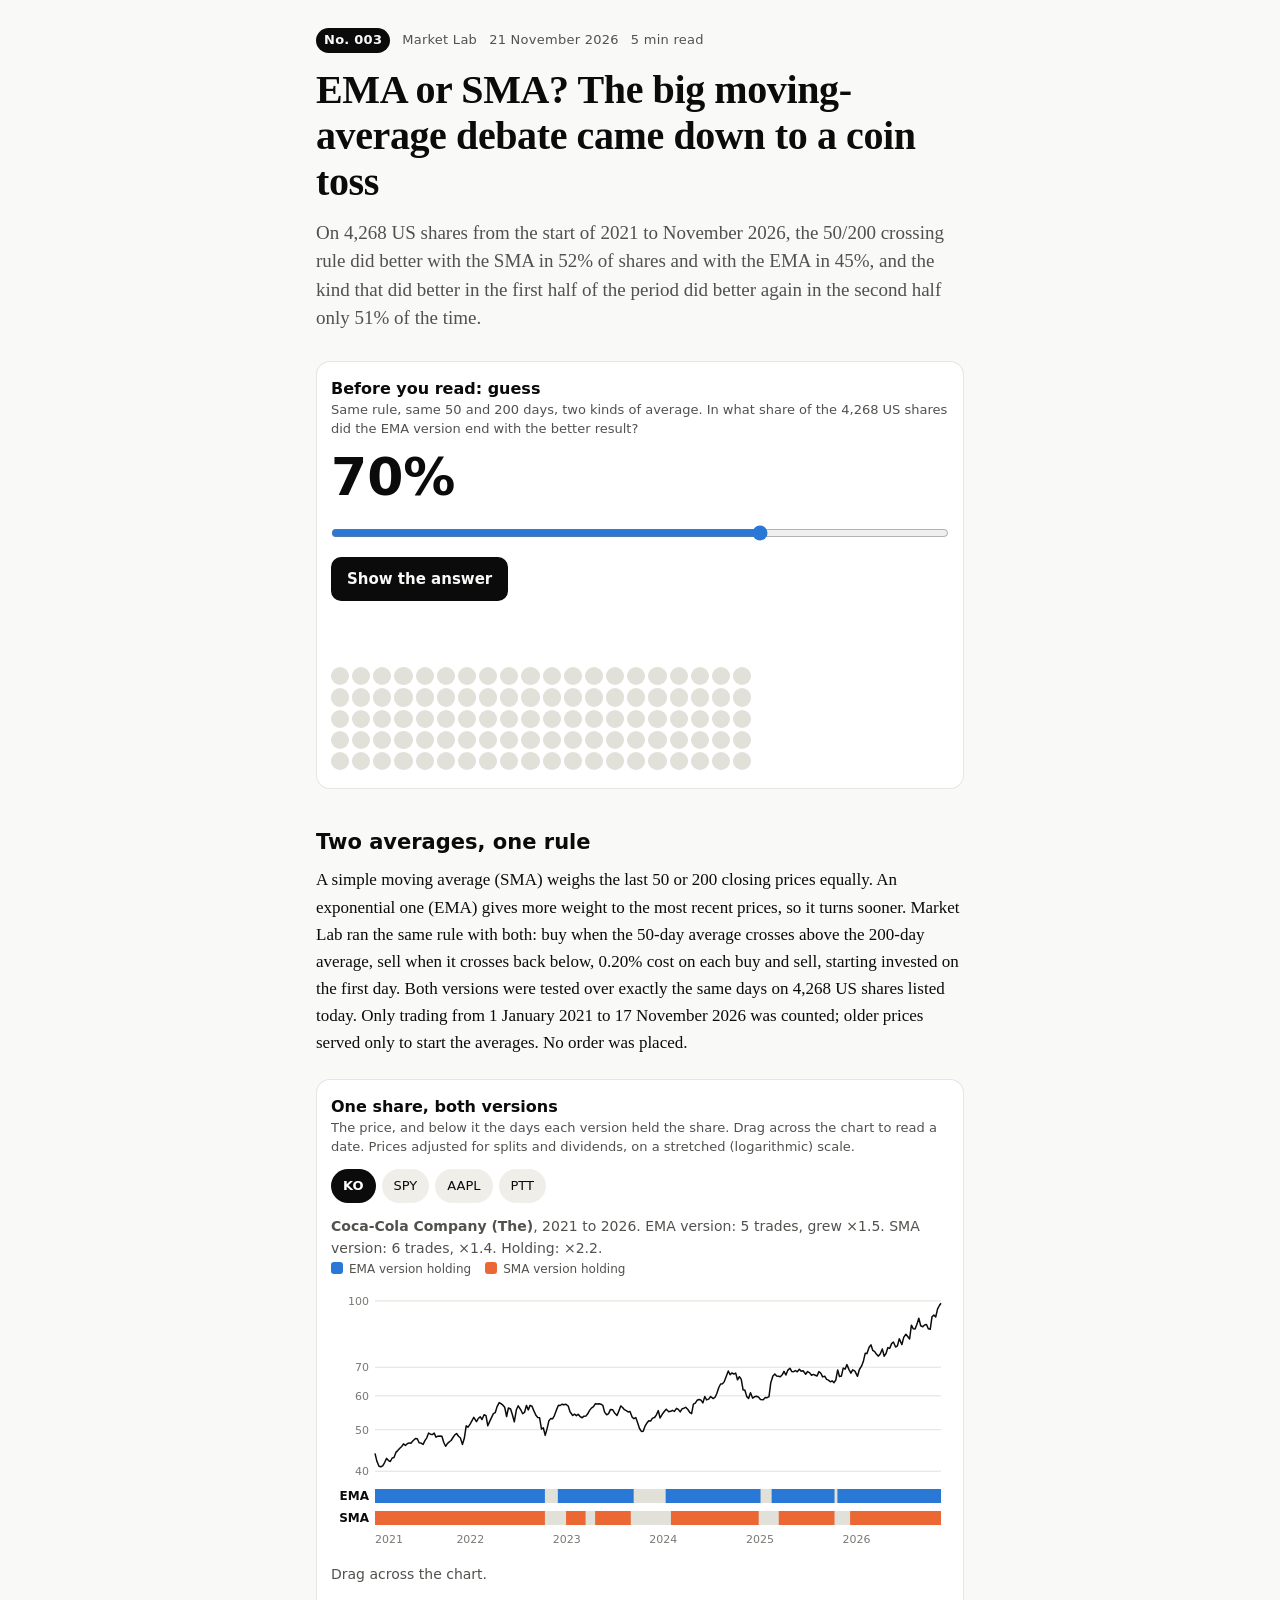
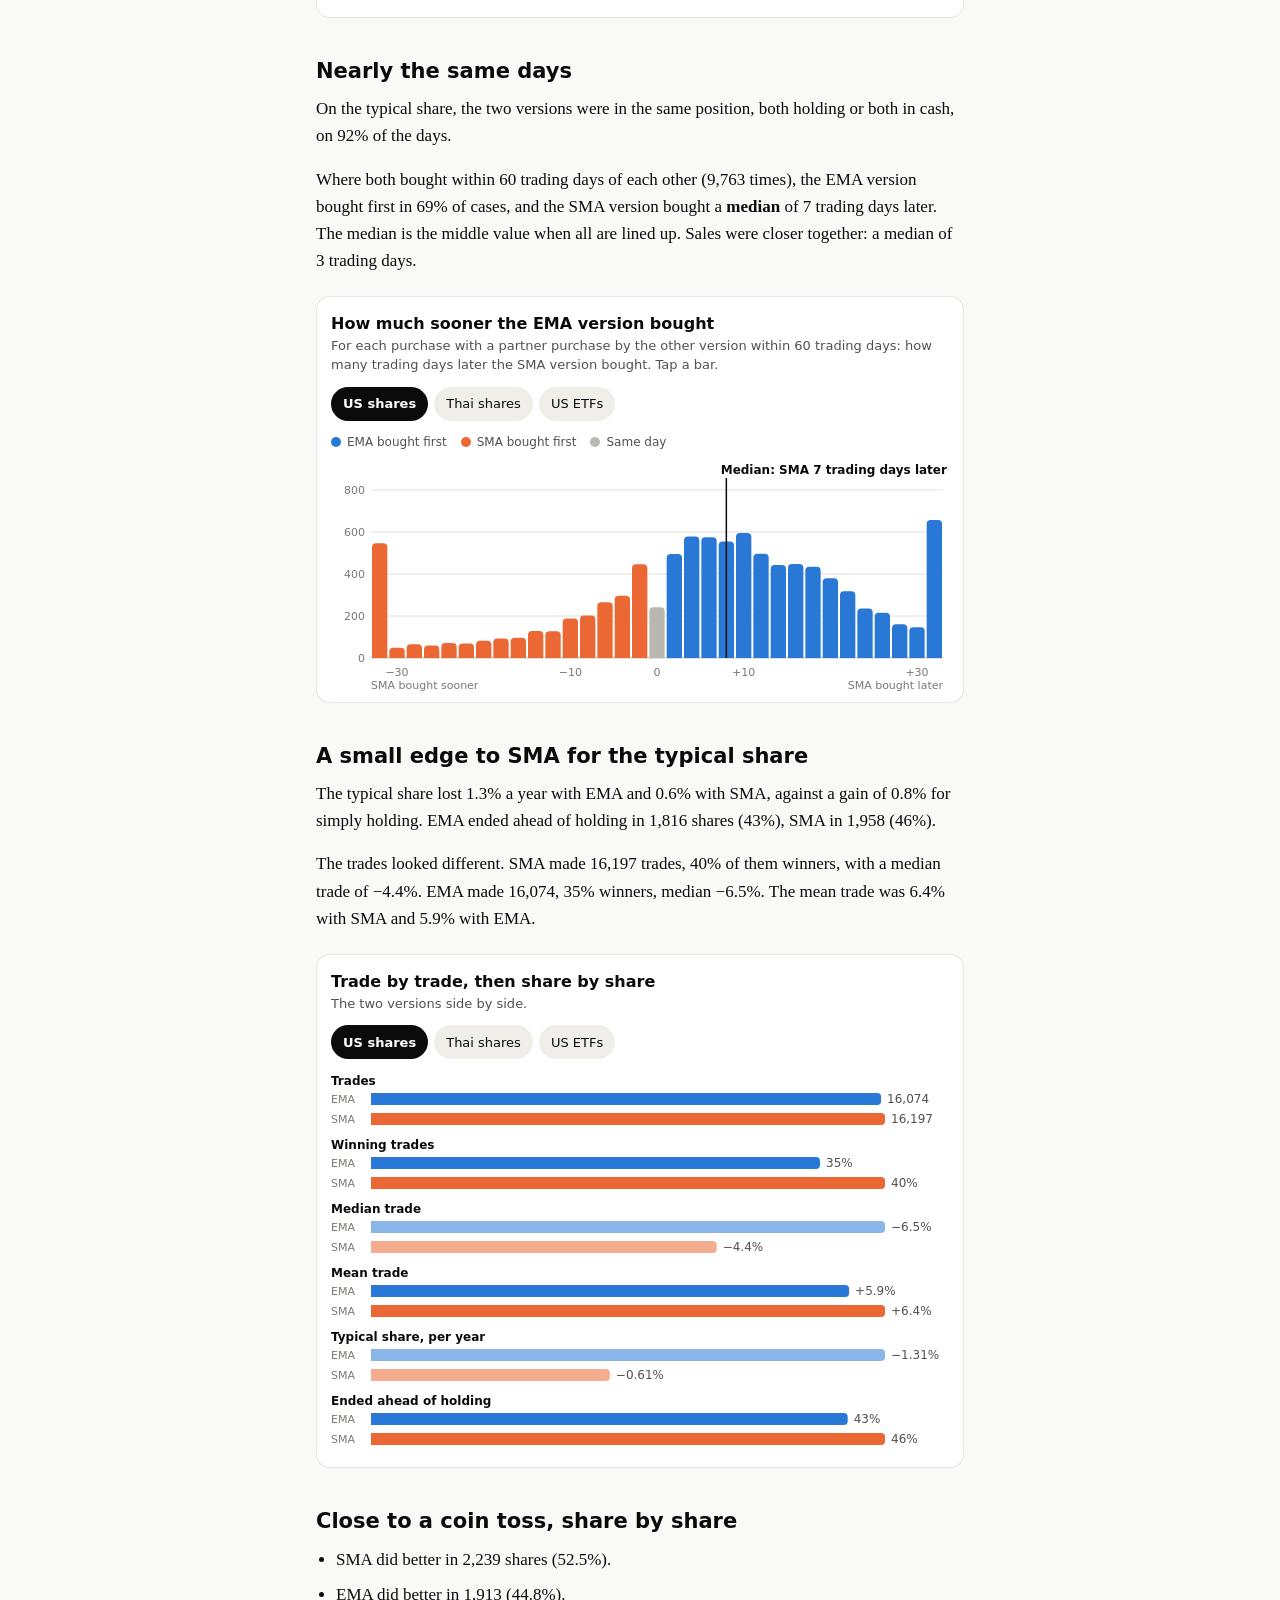
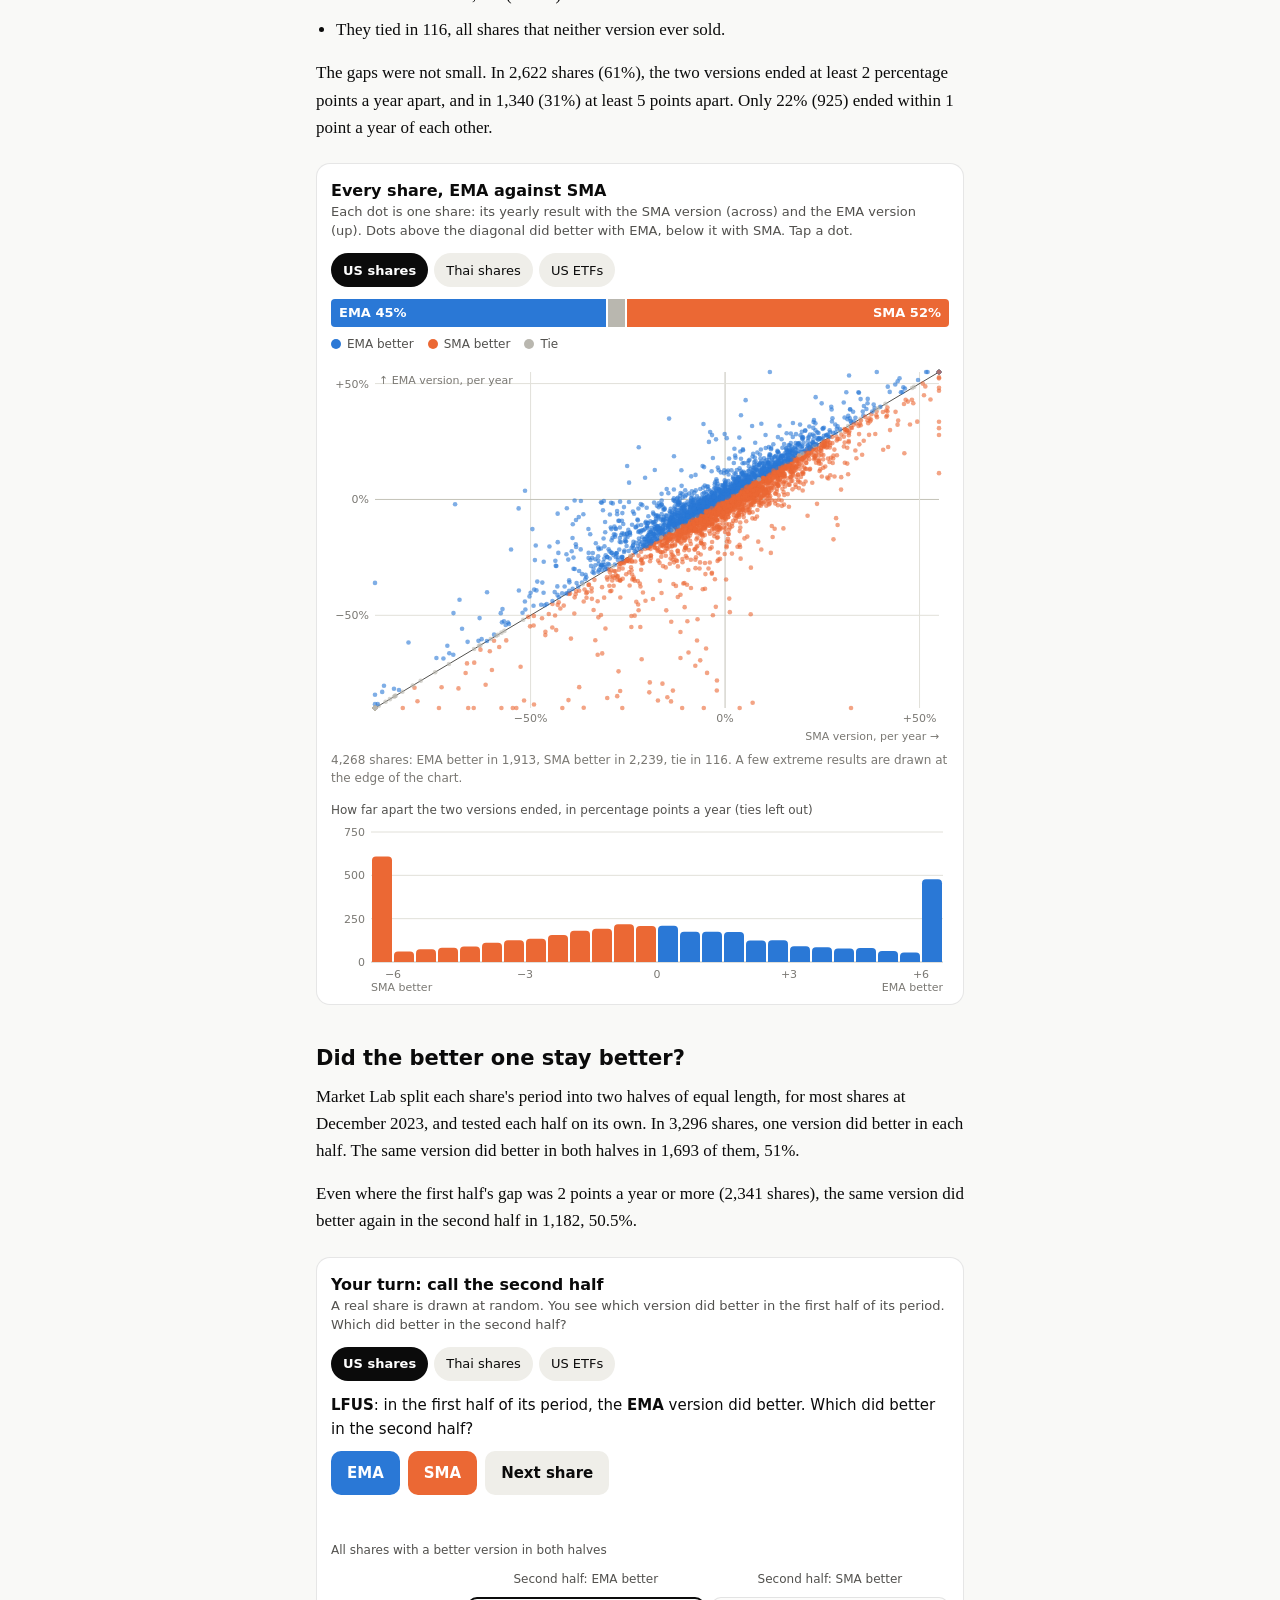
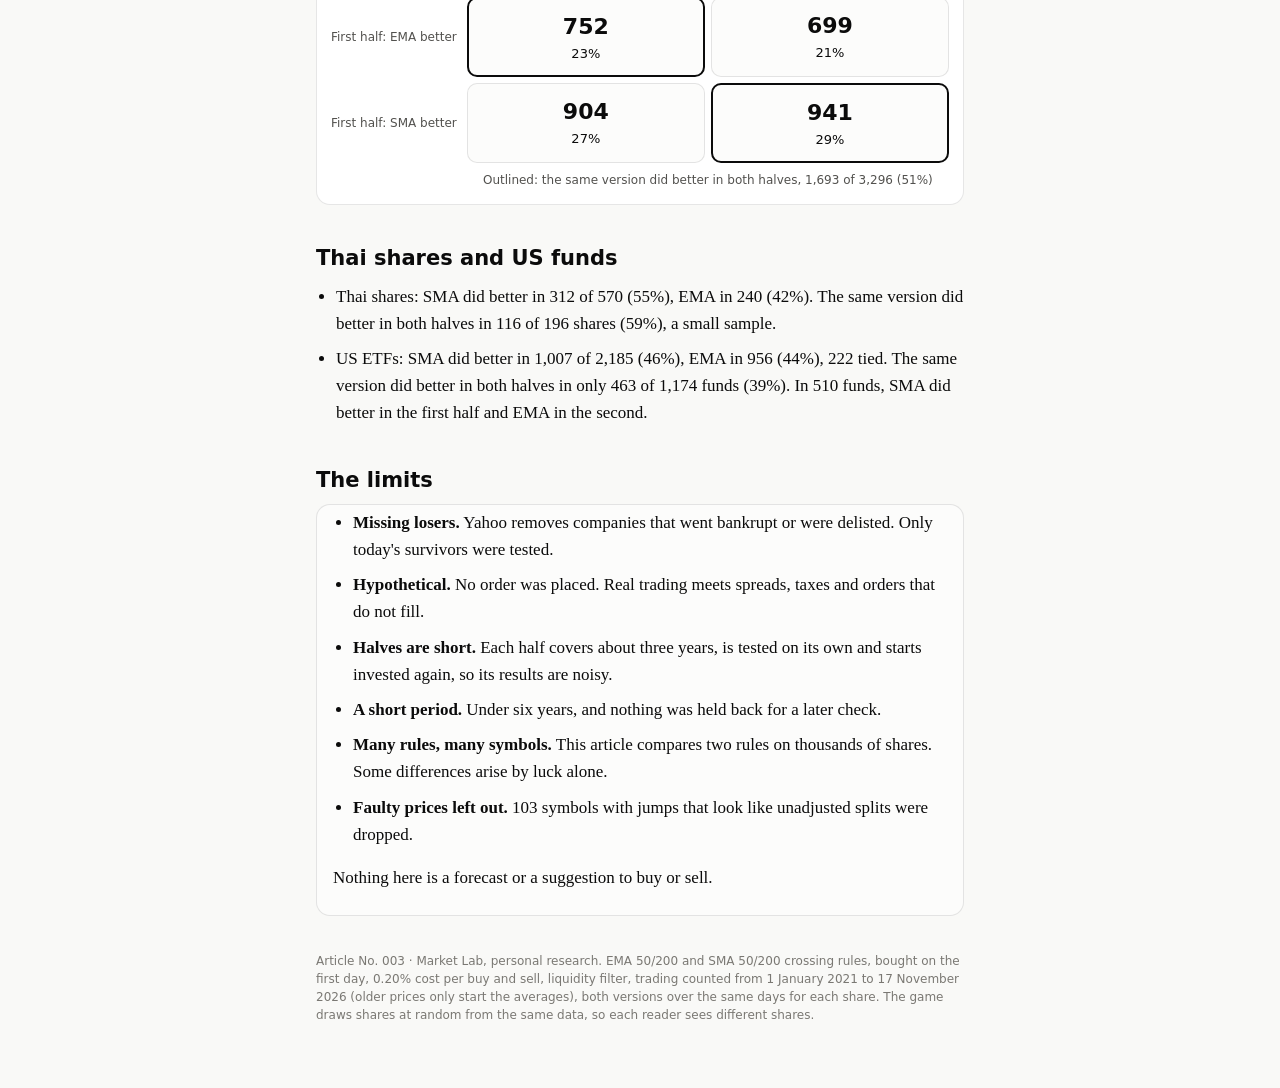
<file: files/articles/003-2026-11-21-ema-or-sma.html>
<!doctype html>
<html lang="en">
<head>
<meta charset="utf-8">
<meta name="viewport" content="width=device-width, initial-scale=1, viewport-fit=cover">
<meta name="article-id" content="3">
<meta name="article-date" content="2026-11-21">
<title>EMA or SMA</title>
<style>
:root{
  color-scheme: light;
  --page:#f9f9f7; --surface:#fcfcfb; --card:#ffffff;
  --ink:#0b0b0b; --ink2:#52514e; --muted:#7a7873;
  --grid:#e1e0d9; --axis:#c3c2b7; --ring:rgba(11,11,11,0.10);
  --gain:#2a78d6; --loss:#e34948; --rule:#2a78d6; --hold:#eb6834;
  --accent:#2a78d6; --wash:rgba(42,120,214,0.10);
  --chip:#efeee9; --chip-on:#0b0b0b; --chip-on-ink:#ffffff;
}
@media (prefers-color-scheme: dark){
  :root:not([data-theme="light"]){
    color-scheme: dark;
    --page:#0d0d0d; --surface:#1a1a19; --card:#1a1a19;
    --ink:#f0efec; --ink2:#c3c2b7; --muted:#9a988f;
    --grid:#2c2c2a; --axis:#383835; --ring:rgba(255,255,255,0.10);
    --gain:#3987e5; --loss:#e66767; --rule:#3987e5; --hold:#d95926;
    --accent:#3987e5; --wash:rgba(57,135,229,0.14);
    --chip:#262624; --chip-on:#f0efec; --chip-on-ink:#0b0b0b;
  }
}
:root[data-theme="dark"]{
  color-scheme: dark;
  --page:#0d0d0d; --surface:#1a1a19; --card:#1a1a19;
  --ink:#f0efec; --ink2:#c3c2b7; --muted:#9a988f;
  --grid:#2c2c2a; --axis:#383835; --ring:rgba(255,255,255,0.10);
  --gain:#3987e5; --loss:#e66767; --rule:#3987e5; --hold:#d95926;
  --accent:#3987e5; --wash:rgba(57,135,229,0.14);
  --chip:#262624; --chip-on:#f0efec; --chip-on-ink:#0b0b0b;
}
*{box-sizing:border-box}
html{-webkit-text-size-adjust:100%}
body{margin:0;background:var(--page);color:var(--ink);
  font:17px/1.6 Georgia,"Noto Serif","Times New Roman",serif;}
.sans,.fig,.kicker,.chips,.tile,.tip,button,input,table,.small{font-family:system-ui,-apple-system,"Segoe UI",Roboto,sans-serif}
main{max-width:680px;margin:0 auto;padding:28px 16px 64px}
.kicker{display:flex;flex-wrap:wrap;gap:6px 12px;align-items:center;font-size:13px;color:var(--ink2);letter-spacing:.02em}
.idtag{display:inline-block;padding:2px 8px;border-radius:999px;background:var(--ink);color:var(--page);font-weight:600;font-variant-numeric:tabular-nums}
h1{font-size:clamp(28px,7vw,40px);line-height:1.15;margin:14px 0 14px;font-weight:700;letter-spacing:-.01em}
.standfirst{font-size:19px;line-height:1.5;color:var(--ink2);margin:0 0 28px}
h2{font-family:system-ui,-apple-system,"Segoe UI",Roboto,sans-serif;font-size:21px;line-height:1.3;margin:40px 0 10px}
p{margin:0 0 16px}
ul{padding-left:20px;margin:0 0 16px} li{margin:0 0 8px}
b,strong{font-weight:700}
.num{font-variant-numeric:tabular-nums;white-space:nowrap}
.fig{background:var(--card);border:1px solid var(--ring);border-radius:14px;padding:16px 14px 12px;margin:22px 0 26px}
.fig h3{font-size:16px;margin:0 0 2px;line-height:1.35}
.fig .sub{font-size:13px;color:var(--ink2);margin:0 0 12px;line-height:1.45}
.fig .note{font-size:12px;color:var(--muted);margin:10px 0 0;line-height:1.45}
.chips{display:flex;flex-wrap:wrap;gap:6px;margin:0 0 12px}
.chips button{border:0;border-radius:999px;padding:7px 12px;font-size:13px;background:var(--chip);color:var(--ink);cursor:pointer;min-height:34px}
.chips button[aria-pressed="true"]{background:var(--chip-on);color:var(--chip-on-ink);font-weight:600}
.chart{position:relative;width:100%;touch-action:pan-y;-webkit-user-select:none;user-select:none}
.chart svg{display:block;overflow:visible}
.ax{font-size:11px;fill:var(--muted);font-family:system-ui,-apple-system,"Segoe UI",Roboto,sans-serif;font-variant-numeric:tabular-nums}
.lab{font-size:12px;fill:var(--ink2);font-family:system-ui,-apple-system,"Segoe UI",Roboto,sans-serif}
.lab-b{font-size:12px;fill:var(--ink);font-weight:600;font-family:system-ui,-apple-system,"Segoe UI",Roboto,sans-serif}
.gridl{stroke:var(--grid);stroke-width:1}
.base{stroke:var(--axis);stroke-width:1}
.tip{position:absolute;display:none;pointer-events:none;z-index:5;background:var(--ink);color:var(--page);font-size:12px;line-height:1.45;padding:7px 9px;border-radius:8px;max-width:230px;box-shadow:0 4px 14px rgba(0,0,0,.18)}
.tip .k{display:inline-block;width:8px;height:8px;border-radius:50%;margin-right:6px;vertical-align:0}
.meds{font-family:system-ui,-apple-system,"Segoe UI",Roboto,sans-serif;font-size:13px;color:var(--ink);margin:8px 0 0;display:grid;gap:4px}
.medk{display:inline-block;width:12px;height:12px;border-radius:50%;border:2px solid var(--ink);margin-right:8px;vertical-align:-2px}
.legend{display:flex;flex-wrap:wrap;gap:4px 14px;font-size:12px;color:var(--ink2);margin:0 0 8px;font-family:system-ui,-apple-system,"Segoe UI",Roboto,sans-serif}
.legend i{display:inline-block;width:10px;height:10px;border-radius:50%;margin-right:6px;vertical-align:-1px}
.legend i.line{width:14px;height:3px;border-radius:2px;vertical-align:3px}
.tiles{display:grid;grid-template-columns:repeat(3,1fr);gap:8px;margin:12px 0 0}
.tile{background:var(--surface);border:1px solid var(--ring);border-radius:10px;padding:10px}
.tile .l{font-size:12px;color:var(--ink2);line-height:1.3}
.tile .v{font-size:22px;font-weight:650;margin-top:2px}
.hero{font-family:system-ui,-apple-system,"Segoe UI",Roboto,sans-serif;font-size:52px;font-weight:650;line-height:1;margin:6px 0 4px}
.readout{font-family:system-ui,-apple-system,"Segoe UI",Roboto,sans-serif;font-size:14px;color:var(--ink2);min-height:42px}
input[type=range]{width:100%;margin:10px 0 4px;accent-color:var(--accent);height:32px}
.btn{border:0;border-radius:10px;padding:10px 16px;font-size:15px;font-weight:600;background:var(--ink);color:var(--page);cursor:pointer;min-height:44px}
.btn.ghost{background:var(--chip);color:var(--ink)}
.row{display:flex;gap:8px;flex-wrap:wrap;align-items:center}
.waffle{display:grid;grid-template-columns:repeat(20,1fr);gap:3px;margin:14px 0 6px;max-width:420px}
.waffle span{aspect-ratio:1;border-radius:50%;background:var(--grid);transition:background .25s}
.deal{list-style:none;padding:0;margin:12px 0 0;font-family:system-ui,-apple-system,"Segoe UI",Roboto,sans-serif;font-size:14px}
.deal li{display:grid;grid-template-columns:12px 1fr auto;gap:10px;align-items:center;padding:7px 0;border-bottom:1px solid var(--grid);margin:0;animation:pop .25s ease both}
.deal li .d{width:10px;height:10px;border-radius:50%}
.deal li .s{color:var(--ink2);font-size:12px}
.deal li .r{font-weight:650;font-variant-numeric:tabular-nums}
@keyframes pop{from{opacity:0;transform:translateY(4px)}to{opacity:1;transform:none}}
.bars{font-family:system-ui,-apple-system,"Segoe UI",Roboto,sans-serif;font-size:13px}
.bars .g{margin:0 0 14px}
.bars .g b{font-size:14px}
.bars .m{display:grid;grid-template-columns:1fr auto;gap:2px 10px;align-items:center;margin:6px 0 0;color:var(--ink2)}
.bars .track{grid-column:1 / -1;height:8px;border-radius:999px;background:var(--grid);overflow:hidden}
.bars .fill{height:100%;border-radius:999px;background:var(--accent)}
details{margin:10px 0 0;font-family:system-ui,-apple-system,"Segoe UI",Roboto,sans-serif;font-size:13px}
summary{cursor:pointer;color:var(--ink2);min-height:32px;padding-top:4px}
table{border-collapse:collapse;width:100%;font-size:12px;margin-top:6px;font-variant-numeric:tabular-nums}
th,td{text-align:right;padding:4px 6px;border-bottom:1px solid var(--grid)}
th:first-child,td:first-child{text-align:left}
.tablewrap{max-height:260px;overflow:auto}
.limits{background:var(--surface);border:1px solid var(--ring);border-radius:14px;padding:4px 16px 8px}
footer{margin-top:36px;font-size:12px;color:var(--muted);line-height:1.5}
@media (max-width:420px){ .tile .v{font-size:19px} .hero{font-size:44px} body{font-size:16.5px} }
@media (prefers-reduced-motion: reduce){ *{animation:none!important;transition:none!important} }
:root{--ema:#2a78d6;--sma:#eb6834;--tie:#b9b7af}
@media (prefers-color-scheme: dark){:root:not([data-theme="light"]){--ema:#3987e5;--sma:#d95926;--tie:#5b5a55}}
:root[data-theme="dark"]{--ema:#3987e5;--sma:#d95926;--tie:#5b5a55}
.seg{display:flex;height:28px;border-radius:4px;overflow:hidden;gap:2px;margin:6px 0 8px;font-family:system-ui,-apple-system,"Segoe UI",Roboto,sans-serif}
.seg div{display:flex;align-items:center;padding:0 8px;color:#fff;font-size:13px;font-weight:600;white-space:nowrap;overflow:hidden}
.seg div.t{color:#0b0b0b}
.quad{display:grid;grid-template-columns:auto 1fr 1fr;gap:6px;font-family:system-ui,-apple-system,"Segoe UI",Roboto,sans-serif;font-size:13px;align-items:stretch;margin-top:8px}
.quad .h{color:var(--ink2);font-size:12px;display:flex;align-items:flex-end;justify-content:center;text-align:center;padding:2px}
.quad .rh{color:var(--ink2);font-size:12px;display:flex;align-items:center;padding-right:4px}
.quad .c{background:var(--surface);border:1px solid var(--ring);border-radius:10px;padding:10px;text-align:center}
.quad .c b{display:block;font-size:22px;font-weight:650}
.quad .c.same{border:2px solid var(--ink)}
.game{font-family:system-ui,-apple-system,"Segoe UI",Roboto,sans-serif}
.game .q{font-size:15px;margin:10px 0;min-height:44px}
.game .btn.ema{background:var(--ema);color:#fff}.game .btn.sma{background:var(--sma);color:#fff}
.game .btn[disabled]{opacity:.45}
.score{font-size:14px;color:var(--ink2);margin-top:10px;min-height:20px}
.strip-lab{font-size:11px;fill:var(--ink2)}
.legend i.sq{border-radius:3px;width:12px;height:12px}
.minihead{font-family:system-ui,-apple-system,"Segoe UI",Roboto,sans-serif;font-size:12px;color:var(--ink2);margin:14px 0 2px}
</style>
</head>
<body>
<main>
<div class="kicker"><span class="idtag">No. 003</span><span>Market Lab</span><span>21 November 2026</span><span>5 min read</span></div>
<h1>EMA or SMA? The big moving-average debate came down to a coin toss</h1>
<p class="standfirst">On 4,268 US shares from the start of 2021 to November 2026, the 50/200 crossing rule did better with the SMA in 52% of shares and with the EMA in 45%, and the kind that did better in the first half of the period did better again in the second half only 51% of the time.</p>

<div class="fig" id="guess">
  <h3>Before you read: guess</h3>
  <p class="sub">Same rule, same 50 and 200 days, two kinds of average. In what share of the 4,268 US shares did the EMA version end with the better result?</p>
  <div class="hero" id="guessVal">50%</div>
  <input type="range" id="guessIn" min="0" max="100" value="70" aria-label="Your guess, percent of shares where EMA did better">
  <div class="row"><button class="btn" id="guessBtn">Show the answer</button></div>
  <div id="guessOut" class="readout" style="margin-top:10px" aria-live="polite"></div>
  <div class="waffle" id="waffle" aria-hidden="true"></div>
</div>

<h2>Two averages, one rule</h2>
<p>A simple moving average (SMA) weighs the last 50 or 200 closing prices equally. An exponential one (EMA) gives more weight to the most recent prices, so it turns sooner. Market Lab ran the same rule with both: buy when the 50-day average crosses above the 200-day average, sell when it crosses back below, 0.20% cost on each buy and sell, starting invested on the first day. Both versions were tested over exactly the same days on 4,268 US shares listed today. Only trading from 1 January 2021 to 17 November 2026 was counted; older prices served only to start the averages. No order was placed.</p>

<div class="fig">
  <h3>One share, both versions</h3>
  <p class="sub">The price, and below it the days each version held the share. Drag across the chart to read a date. Prices adjusted for splits and dividends, on a stretched (logarithmic) scale.</p>
  <div class="chips" id="exChips"></div>
  <div class="sum2 readout" id="exSum" style="min-height:0"></div>
  <div class="legend"><span><i class="sq" style="background:var(--ema);border-radius:3px"></i>EMA version holding</span><span><i class="sq" style="background:var(--sma);border-radius:3px"></i>SMA version holding</span></div>
  <div class="chart" id="ex"></div>
  <div class="readout" id="exInfo" aria-live="polite" style="margin-top:6px">Drag across the chart.</div>
</div>

<h2>Nearly the same days</h2>
<p>On the typical share, the two versions were in the same position, both holding or both in cash, on 92% of the days.</p>
<p>Where both bought within 60 trading days of each other (9,763 times), the EMA version bought first in 69% of cases, and the SMA version bought a <b>median</b> of 7 trading days later. The median is the middle value when all are lined up. Sales were closer together: a median of 3 trading days.</p>

<div class="fig">
  <h3>How much sooner the EMA version bought</h3>
  <p class="sub">For each purchase with a partner purchase by the other version within 60 trading days: how many trading days later the SMA version bought. Tap a bar.</p>
  <div class="chips" id="leadChips"></div>
  <div class="legend"><span><i style="background:var(--ema)"></i>EMA bought first</span><span><i style="background:var(--sma)"></i>SMA bought first</span><span><i style="background:var(--tie)"></i>Same day</span></div>
  <div class="chart" id="lead"></div>
</div>

<h2>A small edge to SMA for the typical share</h2>
<p>The typical share lost 1.3% a year with EMA and 0.6% with SMA, against a gain of 0.8% for simply holding. EMA ended ahead of holding in 1,816 shares (43%), SMA in 1,958 (46%).</p>
<p>The trades looked different. SMA made 16,197 trades, 40% of them winners, with a median trade of −4.4%. EMA made 16,074, 35% winners, median −6.5%. The mean trade was 6.4% with SMA and 5.9% with EMA.</p>

<div class="fig">
  <h3>Trade by trade, then share by share</h3>
  <p class="sub">The two versions side by side.</p>
  <div class="chips" id="cmpChips"></div>
  <div class="chart" id="cmp"></div>
</div>

<h2>Close to a coin toss, share by share</h2>
<ul>
<li>SMA did better in 2,239 shares (52.5%).</li>
<li>EMA did better in 1,913 (44.8%).</li>
<li>They tied in 116, all shares that neither version ever sold.</li>
</ul>
<p>The gaps were not small. In 2,622 shares (61%), the two versions ended at least 2 percentage points a year apart, and in 1,340 (31%) at least 5 points apart. Only 22% (925) ended within 1 point a year of each other.</p>

<div class="fig">
  <h3>Every share, EMA against SMA</h3>
  <p class="sub">Each dot is one share: its yearly result with the SMA version (across) and the EMA version (up). Dots above the diagonal did better with EMA, below it with SMA. Tap a dot.</p>
  <div class="chips" id="scChips"></div>
  <div class="seg" id="scSeg"></div>
  <div class="legend"><span><i style="background:var(--ema)"></i>EMA better</span><span><i style="background:var(--sma)"></i>SMA better</span><span><i style="background:var(--tie)"></i>Tie</span></div>
  <div class="chart" id="sc"></div>
  <p class="note" id="scNote"></p>
  <div class="minihead">How far apart the two versions ended, in percentage points a year (ties left out)</div>
  <div class="chart" id="diff"></div>
</div>

<h2>Did the better one stay better?</h2>
<p>Market Lab split each share's period into two halves of equal length, for most shares at December 2023, and tested each half on its own. In 3,296 shares, one version did better in each half. The same version did better in both halves in 1,693 of them, 51%.</p>
<p>Even where the first half's gap was 2 points a year or more (2,341 shares), the same version did better again in the second half in 1,182, 50.5%.</p>

<div class="fig game">
  <h3>Your turn: call the second half</h3>
  <p class="sub">A real share is drawn at random. You see which version did better in the first half of its period. Which did better in the second half?</p>
  <div class="chips" id="gameChips"></div>
  <div class="q" id="gameQ"></div>
  <div class="row"><button class="btn ema" id="gEma">EMA</button><button class="btn sma" id="gSma">SMA</button><button class="btn ghost" id="gNext">Next share</button></div>
  <div class="score" id="gameScore" aria-live="polite"></div>
  <div class="minihead" style="margin-top:16px">All shares with a better version in both halves</div>
  <div class="quad" id="quad"></div>
</div>

<h2>Thai shares and US funds</h2>
<ul>
<li>Thai shares: SMA did better in 312 of 570 (55%), EMA in 240 (42%). The same version did better in both halves in 116 of 196 shares (59%), a small sample.</li>
<li>US ETFs: SMA did better in 1,007 of 2,185 (46%), EMA in 956 (44%), 222 tied. The same version did better in both halves in only 463 of 1,174 funds (39%). In 510 funds, SMA did better in the first half and EMA in the second.</li>
</ul>

<h2>The limits</h2>
<div class="limits">
<ul>
<li><b>Missing losers.</b> Yahoo removes companies that went bankrupt or were delisted. Only today's survivors were tested.</li>
<li><b>Hypothetical.</b> No order was placed. Real trading meets spreads, taxes and orders that do not fill.</li>
<li><b>Halves are short.</b> Each half covers about three years, is tested on its own and starts invested again, so its results are noisy.</li>
<li><b>A short period.</b> Under six years, and nothing was held back for a later check.</li>
<li><b>Many rules, many symbols.</b> This article compares two rules on thousands of shares. Some differences arise by luck alone.</li>
<li><b>Faulty prices left out.</b> 103 symbols with jumps that look like unadjusted splits were dropped.</li>
</ul>
<p>Nothing here is a forecast or a suggestion to buy or sell.</p>
</div>

<footer class="sans">Article No. 003 · Market Lab, personal research. EMA 50/200 and SMA 50/200 crossing rules, bought on the first day, 0.20% cost per buy and sell, liquidity filter, trading counted from 1 January 2021 to 17 November 2026 (older prices only start the averages), both versions over the same days for each share. The game draws shares at random from the same data, so each reader sees different shares.</footer>
</main>

<script>
const DATA = {"groups":["US shares","Thai shares","US ETFs"],"group":{"US shares":{"symbols":4268,"rules":{"EMA":{"trades":16074,"win":0.35361453278586535,"median":-0.06530977866387266,"mean":0.059390292815111594,"per_year":-0.013126579873826705,"ahead":1816,"dd":0.5058440946875443,"tim":0.5649561403508772},"SMA":{"trades":16197,"win":0.404766314749645,"median":-0.0439214002729259,"mean":0.06384720363673249,"per_year":-0.0060995140044871055,"ahead":1958,"dd":0.4991368334616198,"tim":0.5315662152916726}},"hold_per_year":0.008379093438255159,"better_e":1913,"better_s":2239,"equal":116,"within1":925,"over2":2622,"over5":1340,"agree_median":0.920677966101695,"lead_median":7.0,"lead_first":0.6898494315271945,"lead_n":9763,"exit_median":3.0,"halves":{"ee":752,"es":699,"se":904,"ss":941,"total":3296,"same":1693},"diff_edges":[-6.0,-5.5,-5.0,-4.5,-4.0,-3.5,-3.0,-2.5,-2.0,-1.5,-1.0,-0.5,0.0,0.5,1.0,1.5,2.0,2.5,3.0,3.5,4.0,4.5,5.0,5.5,6.0],"diff_hist":[608,61,74,82,89,111,126,134,156,181,192,218,207,209,175,175,173,124,125,91,85,78,81,64,55,478],"lead_edges":[-30,-28,-26,-24,-22,-20,-18,-16,-14,-12,-10,-8,-6,-4,-2,0,1,3,5,7,9,11,13,15,17,19,21,23,25,27,29,31],"lead_hist":[547,49,65,59,71,69,82,93,96,129,127,188,202,266,296,447,242,495,579,575,555,595,497,443,448,435,380,318,236,215,161,146,657],"points":[["A",1.59,-3.13,1,1],["AA",7.99,13.5,-1,-1],["AACG",-15.55,-18.31,1,0],["AAL",-16.94,-20.7,-1,1],["AAMI",29.81,26.89,-1,1],["AAOI",9.82,12.82,-1,-1],["AAON",-8.49,-5.12,-1,-1],["AAP",-2.49,-4.23,-1,-1],["AAPL",6.69,6.75,-1,1],["AARD",-45.45,-47.28,0,0],["AAT",4.17,6.25,-1,-1],["AAUC",36.76,37.63,0,0],["AB",6.55,10.85,-1,-1],["ABAT",-1.7,11.48,-1,1],["ABBV",17.66,9.11,1,1],["ABCB",8.55,3.53,1,1],["ABCL",-8.15,-10.78,1,1],["ABEO",-4.46,-10.45,-1,1],["ABEV",-10.44,-7.66,-1,-1],["ABG",-12.83,-7.61,-1,-1],["ABM",-6.75,-0.46,-1,-1],["ABNB",-10.8,-12.39,1,1],["ABR",-9.29,-8.43,1,-1],["ABSI",-21.86,-17.14,0,-1],["ABT",-2.89,-1.11,1,-1],["ABTC",-3.2,2.28,1,1],["ABTS",11.06,10.87,1,0],["ABUS",-11.37,-4.18,-1,1],["ABVX",372.14,355.02,0,1],["ABX",8.38,9.7,0,-1],["ACAD",-28.14,-28.34,1,-1],["ACB",-46.47,-10.39,-1,-1],["ACCO",-9.54,-7.08,-1,1],["ACDC",-40.55,-41.9,1,-1],["ACEL",-5.61,-8.01,-1,1],["ACET",-14.51,-10.64,-1,-1],["ACGL",17.46,19.72,1,-1],["ACHC",-0.04,5.34,-1,-1],["ACHR",-10.29,-8.22,1,-1],["ACI",3.85,7.51,-1,-1],["ACIC",9.78,2.04,1,-1],["ACIU",0.32,2.34,-1,0],["ACIW",0.71,1.44,-1,-1],["ACLS",15.71,20.89,-1,-1],["ACM",3.27,2.94,-1,1],["ACMR",1.93,7.28,-1,-1],["ACN",1.58,1.81,-1,1],["ACNB",0.68,1.73,-1,1],["ACON",-94.15,-94.15,0,0],["ACP",-2.07,-3.51,-1,1],["ACR",3.43,4.16,-1,0],["ACRE",-4.61,-4.01,-1,1],["ACRS",18.66,19.73,1,1],["ACRV",-12.64,-18.02,0,0],["ACT",23.33,21.38,1,1],["ACTG",-1.64,-1.96,1,-1],["ACU",-11.52,-11.52,0,0],["AD",6.14,-1.02,-1,1],["ADAM",-5.8,3.54,-1,-1],["ADBE",0.79,-0.05,1,1],["ADC",-0.31,2.66,-1,1],["ADCT",-31.67,-3.38,-1,-1],["ADEA",-1.09,3.08,-1,-1],["ADI",7.37,13.91,-1,-1],["ADM",12.12,12.06,-1,1],["ADMA",33.26,32.46,-1,-1],["ADNT",-10.99,-9.75,1,-1],["ADP",12.68,7.24,1,-1],["ADPT",28.17,18.23,1,1],["ADSE",-9.06,-4.38,-1,0],["ADSK",-7.86,-4.37,-1,-1],["ADT",0.73,-1.04,1,1],["ADTN",-3.55,-1.05,-1,1],["ADUR",-2.47,-21.28,0,0],["ADUS",-5.97,-9.77,1,1],["ADV",-18.49,-14.91,1,-1],["ADX",13.02,13.01,-1,1],["AEE",0.85,1.36,-1,-1],["AEF",24.84,-4.15,1,0],["AEG",10.44,6.8,1,1],["AEHL",-1.99,1.45,-1,0],["AEHR",46.42,42.33,-1,1],["AEI",-53.1,-55.81,0,0],["AEIS",1.23,2.97,-1,1],["AEM",1.87,8.68,-1,-1],["AEMD",-4.52,-5.7,1,0],["AEO",2.66,0.29,1,-1],["AEP",5.05,7.69,-1,1],["AER",26.5,24.26,1,0],["AES",-8.51,-4.36,-1,1],["AESI",-3.13,4.52,-1,-1],["AETR",-4.09,-0.77,-1,0],["AEVA",-8.31,-12.12,1,-1],["AEYE",-4.46,-9.77,-1,1],["AFB",-0.95,-2.32,1,1],["AFCG",-2.34,-5.49,1,-1],["AFG",20.81,16.1,1,1],["AFL",18.59,21.17,-1,-1],["AFRM",-16.47,-7.12,-1,1],["AFYA",-13.71,-11.83,-1,-1],["AG",-10.63,-7.12,1,-1],["AGCO",-9.38,-5.99,-1,-1],["AGD",18.15,20.37,0,-1],["AGEN",-7.62,-37.61,1,1],["AGI",15.49,12.96,1,1],["AGIG",-10.27,-12.11,1,-1],["AGIO",-14.59,-13.54,1,-1],["AGL",12.63,-11.23,1,1],["AGM",6.02,13.84,-1,-1],["AGMH",-29.87,-30.2,1,-1],["AGNC",0.33,1.18,-1,-1],["AGNT",-12.68,-17.49,1,1],["AGO",10.01,10.48,-1,1],["AGPU",-52.58,-9.69,-1,0],["AGRO",-12.25,-12.9,1,1],["AGX",50.0,50.82,-1,1],["AGYS",7.78,2.95,1,1],["AHCO",-21.02,-10.1,1,-1],["AHG",-12.47,-11.92,-1,0],["AHR",48.62,48.62,0,0],["AHRT",-9.22,-6.08,-1,1],["AHT",-55.03,-24.09,-1,0],["AI",-29.24,-24.18,-1,1],["AIFA",6.12,6.03,1,0],["AIFC",-2.7,-1.17,-1,-1],["AIFF",-55.06,-21.79,-1,0],["AIFU",-12.62,-14.25,1,0],["AIG",3.43,5.68,-1,-1],["AIIO",-3.98,-1.99,-1,1],["AIM",-0.86,1.75,-1,0],["AIN",-6.39,-2.0,-1,-1],["AIO",6.72,8.41,-1,1],["AIOS",-9.59,-5.3,-1,-1],["AIOT",-10.74,-7.8,-1,-1],["AIP",17.07,12.15,1,-1],["AIR",1.54,4.81,-1,-1],["AIRE",-93.19,-93.19,0,0],["AIRG",-8.04,-4.74,-1,0],["AIRJ",-20.31,-45.15,0,0],["AIRS",-35.89,-46.98,1,1],["AISP",-42.9,-34.24,-1,-1],["AIT",24.39,18.14,1,1],["AIV",-3.09,-4.08,1,1],["AIZ",18.04,17.82,-1,1],["AJG",17.26,18.71,1,-1],["AKAM",-8.1,-5.71,-1,-1],["AKBA",-20.79,-5.39,-1,1],["AKR",7.72,8.5,-1,-1],["ALAB",-26.49,-43.63,1,1],["ALAR",-16.72,-15.95,-1,-1],["ALB",4.86,10.18,-1,1],["ALC",-0.7,-1.06,-1,1],["ALCO",0.85,-3.74,1,-1],["ALDX",-34.46,-23.45,-1,-1],["ALEC",-16.03,5.72,-1,-1],["ALG",-3.97,-3.2,-1,-1],["ALGM",-8.2,-10.2,1,1],["ALGN",-11.09,-11.38,1,-1],["ALGS",-49.07,-57.67,-1,1],["ALGT",-6.48,-5.02,-1,1],["ALHC",-1.31,-8.32,1,1],["ALIT",-8.7,-6.67,-1,1],["ALK",-21.26,-14.76,-1,-1],["ALKS",-5.97,4.88,-1,-1],["ALKT",12.2,-3.45,1,1],["ALL",10.77,9.82,1,0],["ALLE",0.9,6.22,-1,-1],["ALLO",-4.42,-15.83,1,-1],["ALLR",-70.76,-66.35,0,0],["ALLT",5.06,4.17,-1,1],["ALLY",0.11,1.48,1,-1],["ALM",89.27,152.23,0,0],["ALMS",38.81,32.2,0,1],["ALMU",-42.19,-42.72,0,0],["ALNT",9.47,10.33,-1,1],["ALNY",2.3,-5.83,1,1],["ALOY",9.42,26.27,0,0],["ALRM",-6.36,-1.0,-1,-1],["ALRS",10.85,18.76,-1,0],["ALSN",12.01,12.37,-1,1],["ALT",-40.92,-38.41,-1,1],["ALTG",-22.18,-17.37,-1,-1],["ALTO",-16.64,-11.95,-1,1],["ALV",-4.66,-4.9,-1,1],["ALVO",-30.34,-21.57,-1,0],["ALX",-2.62,2.35,-1,1],["ALXO",-14.02,-19.08,1,1],["ALZN",-79.49,-16.1,-1,0],["AM",26.97,26.89,1,-1],["AMAL",7.21,11.17,-1,-1],["AMAT",24.57,30.76,-1,-1],["AMBA",-14.4,-17.8,1,1],["AMBO",-40.46,-40.54,0,0],["AMBP",-8.63,-6.05,-1,1],["AMBR",-0.74,-0.3,-1,1],["AMC",55.32,59.88,-1,-1],["AMCI",-90.49,-90.49,0,0],["AMCR",-7.96,-7.58,1,1],["AMCX",-12.58,-8.86,1,-1],["AMD",29.39,31.94,-1,-1],["AME",7.55,6.38,-1,1],["AMG",17.5,16.24,-1,1],["AMGN",7.91,8.06,-1,1],["AMH",1.07,4.63,-1,-1],["AMKR",13.43,11.55,-1,1],["AMLX",37.74,40.58,-1,0],["AMN",2.95,11.38,1,0],["AMP",9.77,6.53,1,1],["AMPG",-33.58,-35.68,-1,1],["AMPH",6.71,0.02,1,1],["AMPL",-12.03,-5.25,1,-1],["AMPX",30.76,70.62,-1,-1],["AMPY",7.72,5.33,1,-1],["AMR",28.2,34.45,1,-1],["AMRC",-19.21,-8.8,-1,1],["AMRN",-24.76,-16.4,-1,1],["AMRX",31.74,34.31,-1,1],["AMS",-3.64,-2.32,-1,0],["AMSC",-17.0,-19.51,-1,1],["AMSF",-5.75,-3.96,-1,-1],["AMT",-4.98,-10.53,1,1],["AMTB",0.54,-5.34,-1,1],["AMTM",-19.62,3.73,0,0],["AMTX",-14.85,-26.01,1,-1],["AMWL",-43.73,-20.46,-1,1],["AMZN",3.45,2.37,-1,1],["AN",0.03,5.81,-1,-1],["ANAB",4.9,18.99,-1,-1],["ANDE",11.15,19.83,1,-1],["ANET",37.82,32.92,-1,1],["ANF",22.63,41.93,-1,-1],["ANGH",-3.05,-8.0,1,0],["ANGI",-19.95,-22.36,-1,1],["ANGO",5.62,-4.37,1,1],["ANIK",-9.16,-6.34,-1,-1],["ANIP",3.46,-0.4,1,-1],["ANIX",-8.43,-8.13,-1,0],["ANNX",-21.63,9.31,-1,-1],["ANRO",133.92,133.92,0,0],["ANVS",-9.76,-4.29,1,-1],["AOD",10.05,10.89,-1,1],["AOMR",-4.4,-3.3,-1,-1],["AON",-2.1,-0.27,-1,-1],["AORT",-5.17,-9.58,1,1],["AOS",2.64,4.79,-1,-1],["AOSL",-12.79,-17.19,1,-1],["AOUT",-6.01,-5.73,-1,-1],["APA",25.62,24.91,1,-1],["APAM",-6.75,-5.26,-1,1],["APD",-4.84,-2.61,-1,-1],["APEI",-2.69,10.61,1,1],["APG",17.8,23.23,-1,-1],["APH",26.17,24.61,-1,1],["API",-11.45,-8.44,0,-1],["APLD",-11.0,28.93,-1,-1],["APLE",3.9,6.01,-1,-1],["APO",4.86,7.24,-1,-1],["APOG",2.67,4.39,-1,-1],["APP",66.91,82.67,-1,-1],["APPF",1.44,0.35,-1,1],["APPN",-19.34,-21.82,-1,1],["APPS",-14.64,-26.45,1,1],["APT",-0.7,-13.03,1,0],["APTV",-4.82,-0.79,-1,1],["APVO",-97.88,-97.88,0,0],["APWC",-11.94,-12.62,1,0],["APYX",-6.82,-6.82,0,0],["AQB",-8.16,-7.92,-1,0],["AQMS",-11.33,-9.59,-1,0],["AQN",-1.94,-6.48,1,1],["AQST",-14.16,-19.54,1,1],["AR",21.56,23.3,-1,1],["ARAY",-12.0,-12.61,-1,1],["ARBE",-14.93,-16.65,1,1],["ARBK",-11.59,-17.28,1,0],["ARCB",15.52,24.14,-1,-1],["ARCC",4.72,8.54,-1,-1],["ARCO",10.81,8.79,1,-1],["ARCT",-36.88,-35.1,-1,1],["ARDC",3.65,3.08,1,1],["ARDT",21.23,4.61,0,0],["ARDX",-3.49,-6.14,1,1],["ARE",-4.63,-8.5,1,1],["AREC",11.33,2.44,1,1],["ARES",5.58,15.41,-1,-1],["ARGX",11.68,-1.07,1,1],["ARHS",-10.42,-11.69,1,-1],["ARIS",48.68,41.83,-1,1],["ARKO",-18.34,-21.32,1,1],["ARLO",-1.0,-6.86,1,1],["ARLP",38.03,41.75,-1,-1],["ARM",-18.07,-25.44,-1,1],["ARMK",-2.18,2.43,-1,-1],["AROC",20.64,22.3,-1,1],["AROW",5.72,-0.57,-1,1],["ARQ",-2.14,-11.25,1,1],["ARQQ",-36.25,-10.73,-1,-1],["ARQT",6.78,5.36,-1,1],["ARR",-3.14,-1.16,-1,-1],["ARRY",-2.54,-7.87,1,-1],["ARTL",3.81,0.96,1,0],["ARTNA",-1.08,-4.27,-1,1],["ARVN",-12.71,-15.92,-1,1],["ARW",0.72,-1.61,1,1],["ARWR",3.51,-0.26,1,1],["AS",27.5,22.89,0,1],["ASA",-11.92,-9.43,-1,-1],["ASAN",-22.2,-12.2,-1,-1],["ASB",5.19,-0.01,1,1],["ASBP",-93.4,-93.4,0,0],["ASC",1.71,8.1,-1,-1],["ASG",-0.0,-1.3,1,1],["ASGI",16.66,14.41,1,-1],["ASH",2.45,5.47,-1,-1],["ASIX",-6.78,-4.39,-1,1],["ASLE",-13.01,-7.36,-1,-1],["ASM",-19.69,-16.02,1,-1],["ASMB",-30.29,-27.28,-1,1],["ASML",14.86,17.54,-1,-1],["ASND",-5.89,-2.03,-1,1],["ASO",-6.78,-2.27,-1,1],["ASPI",-16.1,-28.31,1,-1],["ASPN",0.01,-3.86,-1,1],["ASPS",1.86,2.8,-1,0],["ASR",9.2,10.39,-1,1],["ASST",-81.05,-72.88,0,0],["ASTC",-2.95,-5.57,1,0],["ASTE",-22.62,-13.81,-1,-1],["ASTI",-91.38,-64.62,0,0],["ASTL",-16.49,-15.08,-1,1],["ASTS",-3.3,-9.06,1,1],["ASUR",-12.44,-11.84,-1,-1],["ASX",32.85,33.72,-1,1],["ASYS",-3.33,-5.15,1,-1],["ATAT",20.29,8.29,1,-1],["ATEC",-3.16,-2.79,-1,-1],["ATEN",8.02,6.15,-1,1],["ATER",-1.01,-1.56,1,0],["ATEX",6.81,14.95,-1,-1],["ATHM",-11.22,-16.58,1,1],["ATI",35.22,33.52,1,1],["ATLC",12.48,9.3,-1,1],["ATMP",19.74,7.22,0,0],["ATMU",15.47,16.06,-1,-1],["ATNI",-16.75,-14.24,-1,1],["ATNM",-15.21,-24.41,1,1],["ATO",4.69,7.39,-1,-1],["ATOM",-13.32,-20.93,1,1],["ATOS",5.63,12.22,-1,-1],["ATR",0.31,-0.86,-1,1],["ATRC",0.17,-0.92,1,1],["ATRO",27.67,19.39,-1,1],["ATS",-15.3,-11.76,-1,1],["ATTT",-38.91,-49.08,0,0],["AU",12.39,4.04,-1,1],["AUB",2.93,-3.34,1,1],["AUC",12.57,-1.64,1,0],["AUDC",-5.07,-3.4,-1,1],["AUID",-91.1,-91.1,0,0],["AUPH",-0.67,-2.13,1,0],["AUR",-33.31,-29.47,-1,1],["AURA",-20.02,-19.31,-1,1],["AUTL",-26.8,-26.18,-1,1],["AVA",-0.1,-1.62,1,1],["AVAH",-1.44,-31.7,1,1],["AVAV",1.91,8.26,-1,1],["AVBH",34.83,34.83,0,0],["AVBP",-39.72,-34.33,-1,-1],["AVD",0.49,-3.67,-1,-1],["AVGO",41.81,30.51,1,1],["AVIR",-33.76,-28.42,-1,-1],["AVNT",1.52,5.31,-1,1],["AVNW",-17.01,0.73,-1,-1],["AVO",-19.82,-16.36,-1,-1],["AVPT",13.87,18.3,-1,-1],["AVT",4.3,6.05,-1,1],["AVTR",0.16,1.0,-1,-1],["AVX",-17.79,-6.15,-1,0],["AVXL",3.84,19.96,-1,-1],["AVY",-1.56,2.16,-1,-1],["AWF",3.53,5.71,-1,-1],["AWI",13.83,18.19,-1,-1],["AWK",-3.18,-1.97,-1,-1],["AWP",2.63,5.92,-1,-1],["AWR",-6.14,3.29,-1,-1],["AX",2.93,6.71,-1,-1],["AXG",-8.65,-14.55,1,-1],["AXGN",13.31,12.21,-1,1],["AXNX",-88.34,-93.19,0,0],["AXON",22.54,21.64,1,1],["AXP",6.23,6.64,-1,1],["AXS",7.13,5.67,-1,1],["AXSM",16.71,6.07,1,-1],["AXTA",-2.55,-1.21,1,-1],["AXTI",-1.06,-12.01,1,-1],["AYA",97.44,97.44,0,0],["AYI",-2.51,6.75,-1,-1],["AZ",-35.86,-36.79,0,0],["AZI",-98.81,-98.81,0,0],["AZN",-1.74,0.77,-1,-1],["AZO",19.66,18.67,1,-1],["AZR",4.15,4.15,0,0],["AZTA",-1.84,-2.66,-1,1],["AZZ",21.83,22.02,1,-1],["B",-2.04,0.59,-1,1],["BA",-5.8,-5.62,1,-1],["BABA",2.39,2.28,1,1],["BAC",9.25,5.36,1,1],["BAER",-1.59,7.05,0,0],["BAH",-0.03,-1.98,1,1],["BAK",-7.65,-7.09,1,1],["BALL",-1.58,-3.15,1,1],["BALY",-29.92,-38.96,0,0],["BAM",3.53,6.28,1,-1],["BANC",0.53,-2.72,1,1],["BAND",1.83,1.19,1,-1],["BANF",0.62,1.39,1,-1],["BANR",1.02,2.36,-1,-1],["BAP",8.85,9.43,-1,0],["BAR",5.06,7.74,-1,-1],["BARK",-26.2,-27.5,-1,1],["BATRA",6.81,5.31,1,1],["BATRK",6.42,2.61,1,-1],["BAX",-5.37,-7.31,1,1],["BB",2.89,-0.7,-1,1],["BBAI",-2.53,-10.13,1,-1],["BBAR",18.92,24.2,-1,-1],["BBCP",0.88,1.58,-1,-1],["BBD",-18.55,-17.86,-1,1],["BBDC",6.33,6.06,-1,1],["BBIO",21.2,15.84,1,1],["BBNX",-61.03,-63.4,0,0],["BBOT",3.2,-4.97,0,0],["BBSI",7.15,5.34,1,1],["BBT",1.01,7.43,-1,-1],["BBUC",15.86,20.81,0,-1],["BBVA",39.06,36.34,-1,1],["BBW",22.0,21.07,-1,1],["BBWI",-4.69,-6.94,-1,1],["BBY",-0.39,-2.8,1,-1],["BC",-4.64,-1.51,-1,1],["BCAL",13.21,6.55,1,0],["BCAT",6.07,4.76,1,1],["BCAX",58.26,60.94,0,0],["BCBP",-1.91,1.44,-1,0],["BCC",14.86,8.73,-1,1],["BCDA",-2.35,-5.14,1,0],["BCE",0.8,-4.76,1,1],["BCH",10.43,9.84,-1,1],["BCIC",-2.59,-1.39,-1,0],["BCML",-3.66,-3.65,-1,0],["BCO",2.86,4.51,-1,-1],["BCPC",-1.72,1.38,-1,-1],["BCRX",-5.42,-2.16,-1,-1],["BCS",11.64,20.11,-1,-1],["BCSF",4.97,9.73,-1,-1],["BCTX",0.22,6.04,-1,0],["BCX",7.93,10.08,-1,-1],["BCYC",-8.47,-6.74,-1,-1],["BDC",1.23,1.83,1,-1],["BDJ",6.76,8.42,-1,1],["BDN",-2.74,-2.76,1,-1],["BDRX",-95.84,-95.84,0,0],["BDSX",-26.55,-25.11,-1,0],["BDTX",-3.78,-40.68,1,1],["BDX",-6.63,-2.54,-1,1],["BE",-2.57,-3.87,-1,1],["BEAM",-16.84,-22.15,1,1],["BEAT",-10.8,-11.62,1,1],["BEEM",-18.65,-14.86,-1,0],["BEKE",-28.67,-34.46,1,-1],["BELFA",-11.82,-8.38,-1,-1],["BELFB",15.07,8.17,1,1],["BEN",5.31,5.24,-1,1],["BEP",-9.96,-12.91,1,1],["BEPC",-7.81,-11.55,1,1],["BF-A",-6.57,-6.31,1,-1],["BF-B",-8.59,-9.27,1,-1],["BFAM",-5.86,-4.29,-1,1],["BFC",1.42,3.98,-1,0],["BFH",14.23,6.11,1,1],["BFLY",6.88,6.07,1,1],["BFRG",-10.28,-13.76,1,0],["BFS",5.81,5.58,1,1],["BFST",1.16,2.53,1,-1],["BG",2.97,3.43,-1,1],["BGB",5.36,6.71,-1,1],["BGC",18.89,14.41,-1,1],["BGDE",-3.5,-3.5,0,-1],["BGH",0.33,0.23,-1,1],["BGMS",-5.04,-6.01,1,0],["BGR",22.07,17.93,1,1],["BGS",-6.93,-5.82,1,-1],["BGT",-1.54,-0.71,-1,-1],["BGY",3.54,5.13,-1,1],["BH",-5.7,-2.23,-1,-1],["BH-A",-7.62,4.8,0,0],["BHB",3.43,0.38,1,1],["BHC",-7.06,-11.36,1,1],["BHE",7.52,10.99,1,-1],["BHF",-10.54,-5.84,-1,-1],["BHP",-1.56,-1.12,1,-1],["BHR",-4.14,-5.25,1,-1],["BHRB",0.07,-3.44,1,-1],["BHVN",-11.94,-7.08,1,-1],["BIDU",-10.32,-0.55,-1,1],["BIIB",11.71,12.67,1,0],["BILI",-0.08,-11.66,1,1],["BILL",-14.61,-11.36,-1,-1],["BIO",-2.58,-6.45,1,1],["BIOA",26.03,23.95,0,0],["BIOX",-7.77,-4.15,-1,0],["BIP",3.04,-3.39,1,1],["BIPC",-8.3,-5.33,-1,1],["BIRD",-45.87,-49.24,0,0],["BIRK",-28.31,-31.01,-1,1],["BIT",0.34,1.45,-1,1],["BIVI",-19.03,-15.64,-1,-1],["BJ",14.96,13.14,1,-1],["BJRI",-5.08,-2.82,1,-1],["BKD",9.93,24.88,-1,-1],["BKE",8.41,10.72,-1,1],["BKKT",-54.77,-50.13,1,-1],["BKNG",3.87,7.87,-1,-1],["BKR",8.47,6.27,1,1],["BKSY",-4.72,0.22,1,-1],["BKT",-0.4,-0.47,-1,1],["BKTI",41.5,48.39,0,-1],["BKU",5.43,6.14,1,-1],["BKV",10.44,4.66,0,0],["BKYI",-64.34,-4.88,-1,0],["BL",-14.91,-25.29,1,1],["BLBD",19.24,16.61,-1,1],["BLCO",3.21,3.63,-1,1],["BLDP",-7.98,-10.56,1,1],["BLDR",10.08,11.62,-1,1],["BLIN",-10.63,-10.91,1,0],["BLK",2.94,-0.97,1,1],["BLKB",1.1,4.25,-1,-1],["BLMN",4.5,13.33,-1,-1],["BLND",-12.76,-28.05,1,-1],["BLNE",-68.94,-21.44,0,0],["BLNK",-25.25,-19.05,-1,-1],["BLRX",1.54,2.79,-1,0],["BLTE",66.2,51.69,0,1],["BLW",2.78,4.05,-1,-1],["BLX",27.01,27.53,-1,0],["BLZE",-25.09,-38.96,1,1],["BMA",14.19,25.75,-1,-1],["BMBL",-29.33,-15.26,-1,1],["BME",-0.09,0.59,-1,1],["BMEA",-2.62,-8.59,1,-1],["BMEZ",1.54,1.93,-1,1],["BMI",7.37,8.43,-1,1],["BMO",12.34,14.32,-1,-1],["BMR",-17.12,-20.68,1,0],["BMRC",-1.03,-2.81,1,1],["BMRN",-9.66,-7.58,1,-1],["BMY",2.95,2.16,1,1],["BN",7.76,9.48,-1,1],["BNAI",-60.28,-62.58,0,0],["BNC",-51.21,-63.11,0,0],["BNED",4.85,-1.86,-1,1],["BNGO",-1.06,-2.9,1,0],["BNKK",-5.89,-26.41,1,-1],["BNL",-2.98,-1.61,1,1],["BNR",-4.22,-4.22,0,0],["BNS",16.47,15.33,-1,1],["BNT",2.49,-10.99,1,-1],["BNTC",-27.42,-5.17,-1,1],["BNTX",-2.01,-6.21,1,-1],["BNY",22.95,23.72,-1,0],["BOC",-3.94,-5.6,-1,1],["BODI",-52.59,-56.85,0,0],["BOE",6.96,6.61,-1,1],["BOH",-4.18,-4.62,1,-1],["BOKF",8.07,6.52,1,1],["BOLT",-49.84,-31.9,-1,0],["BON",-18.22,8.53,0,0],["BOOM",-15.37,-26.72,1,1],["BOOT",3.44,13.25,-1,-1],["BORR",14.9,16.62,1,-1],["BOW",-1.54,6.55,-1,0],["BOX",5.59,4.8,1,1],["BOXL",2.43,7.17,-1,0],["BP",13.8,15.78,1,-1],["BPOP",16.76,17.17,-1,1],["BR",4.06,6.07,1,-1],["BRAG",-14.52,-12.68,-1,0],["BRBR",15.44,13.98,-1,1],["BRBS",-2.95,-2.44,-1,-1],["BRC",3.27,4.14,-1,1],["BRCC",-9.12,-11.79,1,-1],["BRK-A",13.35,10.69,1,1],["BRK-B",13.85,11.47,1,1],["BRKR",-0.36,-3.47,1,1],["BRLT",-18.11,-19.56,0,0],["BRN",-6.23,-4.91,-1,0],["BRO",7.25,13.17,-1,-1],["BROS",-0.46,-5.81,0,1],["BRSL",7.2,5.46,1,1],["BRSP",-6.23,-3.73,-1,1],["BRT",-4.54,-0.08,-1,0],["BRUN",-2.2,-16.32,0,0],["BRW",-0.75,-0.49,1,-1],["BRX",5.92,1.99,1,1],["BRZE",1.25,-10.31,-1,1],["BSAC",8.93,2.89,1,1],["BSBR",-15.71,-15.1,1,-1],["BSET",-4.01,4.64,-1,0],["BSIN",-7.36,-7.2,1,0],["BSM",17.34,15.14,1,1],["BSRR",-2.55,-6.6,1,0],["BST",5.27,9.25,-1,1],["BSTZ",5.69,4.07,-1,1],["BSVN",-11.8,-10.29,-1,0],["BSX",14.66,15.23,1,-1],["BSY",-5.18,-3.96,-1,1],["BTBT",-43.95,-32.75,-1,-1],["BTCS",-19.84,-14.93,-1,-1],["BTCT",-61.46,-66.19,0,1],["BTDR",-10.68,-39.15,1,1],["BTE",10.96,4.15,1,-1],["BTG",-12.24,-7.93,1,-1],["BTI",11.15,11.36,1,-1],["BTMD",-17.62,-16.73,-1,0],["BTO",8.5,8.3,-1,1],["BTSG",87.34,87.34,0,0],["BTT",2.05,1.71,1,-1],["BTU",34.65,31.47,1,-1],["BTX",-6.76,-12.43,-1,1],["BTZ",-0.26,0.4,-1,-1],["BUD",-3.77,-3.6,-1,1],["BUI",1.99,4.06,-1,1],["BULL",-41.84,-50.28,0,0],["BUR",-13.93,-9.51,-1,-1],["BURL",-0.91,-1.59,1,-1],["BUSE",1.75,3.78,1,-1],["BV",-7.5,-0.81,-1,1],["BVN",10.25,14.1,1,-1],["BVS",-3.6,-0.65,0,-1],["BW",20.71,3.92,1,1],["BWA",6.25,7.64,-1,1],["BWAY",56.3,11.52,1,-1],["BWB",-3.68,-4.74,1,0],["BWEN",-9.31,-9.83,1,0],["BWFG",-1.78,0.19,-1,0],["BWIN",-2.94,-3.21,1,-1],["BWLP",16.6,19.83,-1,0],["BWMX",-0.52,1.11,-1,0],["BWXT",16.55,17.61,-1,1],["BX",6.83,12.65,-1,-1],["BXC",-4.11,-6.07,-1,1],["BXMT",-1.68,-1.65,1,-1],["BXP",-7.25,-6.0,1,-1],["BXSL",8.63,9.11,0,-1],["BY",6.51,2.44,1,1],["BYD",4.54,1.4,1,1],["BYFC",3.08,2.63,1,0],["BYND",-1.98,-3.26,1,0],["BYRN",-10.22,-11.12,-1,-1],["BYSI",-14.77,-15.45,1,0],["BZ",-15.83,-17.95,1,-1],["BZAI",-84.88,-27.73,1,0],["BZFD",-37.23,-29.74,-1,0],["BZUN",-4.07,-0.72,1,-1],["C",16.71,18.58,-1,0],["CAAP",4.15,4.38,-1,1],["CAAS",-7.79,-7.94,1,0],["CABA",7.25,-24.68,1,-1],["CABO",-4.13,-10.48,1,-1],["CAC",3.33,8.15,-1,-1],["CACC",-17.21,-7.36,-1,-1],["CACI",2.77,7.19,1,-1],["CADL",-53.74,-55.56,-1,1],["CAE",-2.59,-0.56,-1,-1],["CAF",-1.51,-0.98,-1,0],["CAG",-6.43,-4.31,-1,-1],["CAH",33.78,32.31,1,1],["CAKE",14.46,16.44,-1,1],["CAL",3.41,1.23,1,1],["CALM",15.3,11.16,1,1],["CALX",3.67,0.31,1,1],["CALY",0.27,-2.69,-1,1],["CAMT",25.33,35.65,-1,-1],["CAN",-18.32,-23.55,1,1],["CANF",-2.03,-4.01,1,0],["CANG",-4.14,-2.38,-1,-1],["CAPL",3.78,3.78,-1,0],["CAPR",-34.93,-29.01,-1,-1],["CAR",3.91,-7.53,1,1],["CARE",4.1,6.63,-1,-1],["CARG",-16.67,-15.93,-1,1],["CARR",7.75,3.14,1,1],["CARS",-9.4,-9.34,1,-1],["CART",12.63,14.37,1,-1],["CASH",10.39,14.72,-1,-1],["CASK",11.05,2.77,1,-1],["CASS",-5.41,0.38,-1,-1],["CASY",21.94,22.81,1,-1],["CAT",10.67,14.16,-1,-1],["CATO",8.84,9.39,-1,0],["CATX",-21.06,-23.52,-1,-1],["CATY",5.49,2.82,1,1],["CAVA",-5.97,-0.94,0,-1],["CB",12.08,10.23,-1,1],["CBAN",-6.83,3.49,-1,1],["CBAT",-3.72,-3.76,1,0],["CBIO",-63.68,-58.07,1,-1],["CBL",7.08,7.87,-1,1],["CBLL",27.73,31.82,0,0],["CBNK",6.3,13.57,1,-1],["CBOE",26.66,20.09,1,1],["CBRE",5.01,6.64,-1,1],["CBRL",-6.49,-6.04,-1,1],["CBSH",0.35,0.54,-1,1],["CBT",9.78,8.01,1,-1],["CBU",-4.06,1.35,1,-1],["CBUS",-17.28,-14.65,1,1],["CC",-15.43,-19.76,1,1],["CCAP",-1.7,4.86,-1,1],["CCB",-5.29,-5.38,-1,1],["CCBG",-4.31,-4.29,-1,0],["CCC",0.36,-3.17,1,1],["CCCC",-19.03,-15.28,-1,-1],["CCEC",1.98,1.84,1,-1],["CCEP",12.55,11.52,1,0],["CCI",-9.99,-11.59,1,-1],["CCIF",-4.18,-0.13,-1,0],["CCJ",22.24,11.85,1,1],["CCK",-3.29,-4.94,1,1],["CCL",-4.22,-1.46,-1,1],["CCLD",-2.45,-7.91,-1,1],["CCNE",7.58,3.06,1,1],["CCOI",-0.09,-2.84,-1,1],["CCS",4.69,2.33,1,1],["CCSI",-3.85,-11.09,1,1],["CCU",-7.88,-5.1,-1,1],["CD",-1.44,-29.3,1,1],["CDE",4.36,17.33,1,-1],["CDIO",9.39,-20.56,1,0],["CDLR",-66.44,-31.59,0,0],["CDLX",-24.93,-7.48,-1,1],["CDNA",27.88,37.02,-1,-1],["CDNS",-6.43,-1.76,-1,-1],["CDP",-1.34,0.27,-1,1],["CDRE",-8.03,-10.73,-1,1],["CDW",3.31,6.13,-1,-1],["CDXS",-25.48,-14.0,-1,-1],["CDZI",-7.43,-7.03,-1,1],["CE",-5.72,0.97,-1,-1],["CECO",37.97,38.95,1,-1],["CEE",17.91,-3.13,1,0],["CEG",24.31,16.9,1,1],["CELC",26.04,28.96,-1,-1],["CELH",9.4,8.68,1,-1],["CELU",-14.88,-15.24,1,0],["CELZ",-57.23,-11.47,-1,0],["CENN",-87.71,7.09,-1,0],["CENT",-1.69,0.36,1,-1],["CENTA",-1.57,-2.77,-1,1],["CENX",9.79,17.19,-1,-1],["CEPO",3.12,3.12,0,0],["CEPU",-6.21,-1.08,-1,1],["CERS",-7.43,-7.04,-1,1],["CERT",-12.29,-13.0,-1,1],["CET",-4.15,-2.89,-1,1],["CETX",-97.11,-97.11,0,0],["CEVA",-12.6,-16.26,1,1],["CF",12.2,14.33,-1,-1],["CFFN",1.75,-1.21,-1,1],["CFG",10.44,5.49,1,1],["CFR",5.95,8.4,1,-1],["CG",-1.13,-8.31,1,1],["CGAU",16.51,24.07,-1,0],["CGBD",8.43,9.38,1,-1],["CGC",-3.76,-11.14,-1,1],["CGEM",-8.42,-12.92,1,-1],["CGEN",-0.48,-38.68,1,-1],["CGNT",-33.09,-27.58,-1,-1],["CGNX",-5.12,-3.89,-1,-1],["CGON",37.81,43.83,-1,0],["CGTX",-42.37,-31.09,0,0],["CHAI",-96.27,-96.27,0,0],["CHCI",-2.47,-4.35,1,0],["CHCO",14.74,7.43,1,1],["CHCT",-2.93,-4.37,-1,1],["CHD",0.97,0.78,-1,1],["CHDN",-6.59,-8.89,1,1],["CHE",-10.24,-6.08,-1,-1],["CHEF",16.79,16.09,-1,1],["CHGG",-10.91,-23.91,1,-1],["CHH",-12.35,-5.02,-1,-1],["CHKP",0.01,1.09,-1,1],["CHMI",-3.48,-2.33,-1,0],["CHNR",-4.83,-3.31,-1,0],["CHPT",-10.71,-13.32,1,0],["CHR",-84.78,-84.78,0,0],["CHRD",40.96,38.21,0,1],["CHRN",-9.63,-10.26,1,0],["CHRS",-9.95,-10.65,1,1],["CHRW",5.42,4.1,-1,1],["CHT",7.61,7.01,-1,1],["CHTR",-6.99,-6.54,-1,1],["CHW",4.42,2.82,-1,1],["CHWY",-6.4,-6.22,-1,1],["CI",-0.44,0.06,-1,1],["CIEN",25.46,28.71,1,-1],["CIFR",-3.15,16.42,-1,-1],["CIG",-4.76,3.46,-1,-1],["CIGI",2.0,-4.07,1,1],["CII",7.24,10.42,-1,1],["CIK",0.65,0.58,-1,1],["CIM",1.73,-2.46,1,1],["CINF",11.7,12.06,-1,0],["CION",4.09,-0.36,-1,1],["CISO",-14.07,-22.31,0,0],["CISS",-99.31,-99.31,0,0],["CIVB",-0.96,3.81,1,1],["CL",-6.47,-4.6,1,-1],["CLAR",-3.37,-0.45,-1,1],["CLB",-16.12,-16.31,1,-1],["CLBK",6.6,8.57,0,-1],["CLBT",-10.16,-14.41,1,1],["CLDI",-96.49,-96.49,0,0],["CLDT",6.26,3.6,1,1],["CLDX",-0.56,12.92,-1,-1],["CLF",-18.35,-20.32,1,-1],["CLFD",1.32,-0.33,1,1],["CLH",11.98,14.75,1,-1],["CLLS",-7.03,-7.13,1,0],["CLM",2.85,4.08,-1,1],["CLMB",26.46,0.43,1,-1],["CLMT",-9.64,-3.0,-1,-1],["CLNE",-21.13,-15.07,-1,-1],["CLNN",-21.25,-3.86,-1,0],["CLOV",15.93,17.22,1,-1],["CLPS",-3.85,-4.25,1,0],["CLPT",-20.95,-19.81,-1,1],["CLRB",-6.46,-7.29,1,-1],["CLS",67.06,75.38,-1,-1],["CLSK",-30.57,-24.05,-1,-1],["CLVT",-8.39,-6.38,-1,1],["CLW",-19.9,-19.47,-1,-1],["CLX",-6.06,-11.93,1,1],["CLYM",-26.33,-24.96,-1,0],["CM",24.14,18.87,1,1],["CMBT",15.48,8.94,1,-1],["CMC",16.97,11.31,1,1],["CMCL",-5.82,-8.91,1,-1],["CMCM",-8.25,-5.47,-1,0],["CMCO",-16.84,-15.32,-1,1],["CMCSA",-3.12,-4.22,-1,1],["CME",8.66,4.01,1,1],["CMG",4.48,4.44,-1,1],["CMI",7.55,7.44,-1,1],["CMMB",-9.93,-10.64,1,0],["CMP",-6.35,-16.29,1,1],["CMPR",13.25,19.2,-1,-1],["CMPS",-18.18,-22.02,1,1],["CMPX",-3.93,-13.04,1,1],["CMRC",-39.44,-29.23,1,0],["CMRE",9.26,12.14,-1,-1],["CMS",1.32,-1.03,1,1],["CMT",-2.67,-3.05,1,0],["CMTG",-18.03,-19.91,-1,-1],["CMTL",-12.74,-11.0,-1,1],["CNA",5.34,5.64,1,-1],["CNC",-3.07,6.02,-1,-1],["CNDT",-9.72,-14.29,1,1],["CNET",-8.95,-8.95,0,0],["CNEY",-82.46,-2.12,-1,0],["CNF",-6.94,-5.3,-1,0],["CNH",-6.56,3.45,-1,-1],["CNI",-2.52,-2.94,-1,1],["CNK",-1.59,0.42,-1,1],["CNM",8.08,8.15,1,-1],["CNMD",-3.83,-0.57,-1,1],["CNNE",-9.07,-12.94,1,1],["CNO",18.14,13.59,1,1],["CNOB",5.63,7.6,-1,-1],["CNP",1.69,8.72,-1,-1],["CNQ",30.46,28.73,1,-1],["CNR",41.49,36.63,1,1],["CNS",-1.63,-2.4,-1,1],["CNSP",-0.48,-2.23,1,0],["CNSY",-86.59,-40.26,0,0],["CNTB",-28.49,-31.83,1,0],["CNTN",4.06,0.8,0,0],["CNTY",8.92,9.32,-1,0],["CNVS",10.53,9.74,1,-1],["CNX",1.42,11.6,-1,-1],["CNXC",-14.93,-19.39,1,-1],["CNXN",-1.19,-2.78,1,1],["COCO",24.54,25.56,1,-1],["COCP",-7.39,-0.54,-1,0],["CODI",-1.45,9.18,-1,-1],["CODX",-0.67,-31.16,1,0],["COE",-10.1,-11.81,1,0],["COF",10.74,10.15,1,-1],["COFS",-15.61,-11.74,-1,1],["COGT",3.73,5.48,-1,-1],["COHN",1.77,-8.56,1,0],["COHR",9.86,9.48,-1,1],["COHU",0.88,-1.29,-1,-1],["COIN",-0.45,-16.3,1,1],["COKE",34.99,37.1,-1,1],["COLB",-7.28,-8.43,1,1],["COLD",-9.31,-8.3,1,-1],["COLL",1.44,4.99,-1,-1],["COLM",-1.47,-5.37,1,1],["COMP",-14.13,-30.81,1,1],["CON",46.27,31.17,0,0],["COO",-7.39,-6.66,-1,1],["COOK",-8.1,-13.99,1,0],["COP",27.03,21.5,1,1],["COR",21.38,17.43,1,-1],["CORT",-9.0,-9.52,-1,1],["CORZ",-20.26,-13.77,-1,-1],["COST",11.36,11.64,-1,-1],["COTY",7.5,2.8,1,-1],["COUR",-11.28,-22.45,1,1],["COYA",-49.57,6.59,0,0],["CP",-7.41,-5.85,-1,-1],["CPA",1.42,-0.31,1,1],["CPAY",-2.13,11.23,-1,-1],["CPB",-4.27,1.06,-1,1],["CPF",18.18,12.6,1,1],["CPHI",-7.58,-7.04,-1,0],["CPK",2.16,4.11,-1,1],["CPNG",-11.37,-14.69,1,1],["CPRI",-9.66,-5.89,-1,-1],["CPRT",7.04,4.75,-1,1],["CPS",-14.21,-1.95,-1,-1],["CPSH",-15.73,-13.28,-1,0],["CPSS",-9.67,-9.67,0,0],["CPT",4.69,6.29,1,-1],["CPZ",0.17,-0.62,1,-1],["CQP",11.72,9.6,1,-1],["CR",8.4,5.92,1,-1],["CRAI",17.69,17.74,1,-1],["CRBG",24.4,26.96,0,-1],["CRBP",-36.78,-9.78,-1,-1],["CRBU",-16.03,-25.6,1,1],["CRC",-4.67,1.36,1,-1],["CRCT",-17.75,-13.6,1,-1],["CRD-A",2.21,4.79,-1,0],["CRDF",-20.91,-24.04,-1,1],["CRDL",-11.12,-10.53,-1,0],["CRDO",27.81,10.41,1,1],["CRESY",-5.45,-2.04,-1,1],["CREX",-7.95,-8.07,1,0],["CRF",0.61,4.17,-1,1],["CRGY",-9.35,-12.21,-1,1],["CRH",14.12,14.89,1,-1],["CRI",-7.94,-4.88,-1,-1],["CRIS",-4.04,-2.9,-1,0],["CRK",10.82,12.55,1,1],["CRL",9.42,7.87,1,1],["CRM",-2.53,-2.84,1,-1],["CRMD",2.97,0.25,1,-1],["CRML",124.99,147.83,0,-1],["CRMN",-69.44,-6.39,0,0],["CRMT",-8.94,-11.16,1,1],["CRNC",-26.05,-13.5,-1,1],["CRNT",-10.39,-10.59,-1,1],["CRON",-0.47,14.55,-1,-1],["CROX",13.73,20.36,-1,-1],["CRS",46.27,45.21,1,0],["CRSP",-24.97,-27.56,1,-1],["CRSR",-25.6,-21.33,1,-1],["CRT",3.59,4.24,-1,0],["CRTO",7.92,4.7,-1,1],["CRUS",-1.44,0.28,-1,-1],["CRVL",18.98,22.95,-1,-1],["CRVO",-5.27,-6.77,1,1],["CRVS",7.77,12.06,1,-1],["CRWD",23.38,16.31,1,1],["CRWV",-6.47,-29.61,0,0],["CSCO",16.61,18.44,-1,-1],["CSGP",-13.45,-8.21,-1,-1],["CSIQ",-21.94,-10.46,-1,-1],["CSL",-0.87,7.48,1,-1],["CSPI",-18.86,-19.58,1,0],["CSQ",4.73,8.69,-1,1],["CSR",1.47,-1.14,1,-1],["CSTE",0.77,1.32,-1,0],["CSTL",-5.38,-5.79,1,-1],["CSTM",12.23,16.86,-1,-1],["CSV",9.6,3.04,1,1],["CSW",6.29,4.71,-1,1],["CSWC",13.73,17.07,-1,-1],["CSX",4.99,5.77,-1,1],["CTAS",11.02,15.09,-1,-1],["CTBI",11.36,10.21,-1,1],["CTEV",-10.19,-20.48,1,-1],["CTGO",-25.89,-1.69,-1,-1],["CTKB",-14.61,-11.13,1,-1],["CTM",8.23,-0.1,1,1],["CTMX",-5.55,-2.12,-1,-1],["CTNM",-17.77,-15.21,0,-1],["CTO",8.5,11.87,-1,-1],["CTOS",-6.22,-0.25,-1,-1],["CTRE",4.01,10.47,-1,-1],["CTRI",-12.37,-12.84,1,-1],["CTRM",18.95,2.59,1,0],["CTRN",3.9,10.57,1,-1],["CTS",6.71,5.26,-1,1],["CTSH",-11.7,-8.97,-1,-1],["CTSO",-0.17,-1.3,1,0],["CTVA",6.78,6.57,-1,1],["CTXR",-7.96,-0.07,-1,1],["CUBE",4.11,5.34,-1,1],["CUBI",23.39,16.6,1,1],["CUE",-1.19,-31.91,1,0],["CURB",21.38,21.38,0,0],["CURI",-14.46,-8.82,-1,-1],["CURV",-17.68,-25.74,0,1],["CUZ",6.06,2.31,1,1],["CVBF",1.05,0.34,-1,1],["CVCO",1.64,2.41,-1,-1],["CVE",23.29,25.37,-1,1],["CVEO",-5.2,0.41,1,-1],["CVGI",-0.27,2.21,-1,1],["CVI",0.45,7.74,-1,-1],["CVLG",22.02,15.8,1,1],["CVLT",9.82,10.24,-1,1],["CVM",-13.15,-24.87,-1,1],["CVNA",27.81,58.03,-1,-1],["CVRX",-25.96,-40.31,-1,1],["CVS",7.24,3.04,1,1],["CVSA",18.68,14.66,-1,1],["CVX",14.89,13.28,-1,1],["CW",29.78,20.64,1,1],["CWBC",-2.79,-2.26,-1,-1],["CWCO",-3.78,-3.24,1,-1],["CWD",-89.04,-89.04,0,0],["CWEN",2.78,-0.16,-1,1],["CWH",-8.18,-11.51,1,1],["CWK",0.37,2.26,0,-1],["CWST",-0.38,-0.64,-1,1],["CWT",-8.92,-1.24,-1,-1],["CX",15.37,16.82,-1,1],["CXAI",-4.97,-27.76,1,0],["CXDO",-27.19,-26.06,-1,1],["CXM",-10.16,-11.77,-1,1],["CXT",1.21,2.88,-1,1],["CXW",4.64,8.93,-1,-1],["CYCU",-93.05,-93.05,0,0],["CYD",57.68,58.65,0,-1],["CYH",-19.28,-18.39,-1,1],["CYPH",-12.13,-29.39,1,1],["CYRX",4.37,-1.63,1,1],["CYTK",2.43,8.54,-1,-1],["CZFS",3.33,2.96,0,0],["CZR",-3.01,-6.01,1,1],["D",4.57,2.08,1,1],["DAC",36.25,41.65,-1,-1],["DAKT",1.43,1.71,1,1],["DAL",-1.72,-7.28,1,1],["DAN",7.62,4.89,1,1],["DAO",-1.34,-8.61,1,0],["DAR",-2.51,-4.55,1,1],["DARE",-14.76,-14.79,1,0],["DASH",9.64,9.28,-1,1],["DAVA",-6.96,-9.94,-1,1],["DAVE",-6.02,-14.19,0,1],["DB",16.68,13.82,1,1],["DBD",18.34,11.31,1,1],["DBGI",-97.44,-82.86,0,-1],["DBI",-12.65,12.75,-1,-1],["DBL",-1.71,-1.61,-1,0],["DBVT",9.52,10.45,-1,-1],["DBX",2.69,-1.01,1,1],["DC",22.08,18.73,0,1],["DCBO",-12.56,-12.77,-1,1],["DCGO",-21.14,-21.95,1,1],["DCH",-29.65,-7.6,-1,-1],["DCI",5.44,8.48,-1,1],["DCM",-9.78,-7.31,-1,0],["DCO",7.06,4.23,1,1],["DCOM",1.05,3.02,-1,1],["DCOY",-86.74,-17.26,-1,0],["DCTH",-14.06,-0.01,-1,-1],["DCX",-99.99,-99.99,0,0],["DD",2.71,4.65,-1,-1],["DDC",-43.27,-68.27,0,0],["DDD",-12.28,-19.91,1,1],["DDL",-24.23,-13.4,-1,-1],["DDOG",-9.28,-4.82,-1,1],["DDS",23.3,19.32,1,1],["DE",6.79,1.97,1,1],["DEA",-4.86,-2.75,1,-1],["DEC",-15.07,-28.56,1,1],["DECK",16.53,7.83,1,1],["DEFT",-30.97,-28.22,0,0],["DEI",-5.53,-5.19,1,-1],["DELL",37.98,35.4,-1,1],["DEO",-0.77,3.37,-1,-1],["DERM",-21.63,-27.2,1,1],["DFDV",-49.04,-69.82,0,0],["DFH",-1.97,6.7,-1,-1],["DFIN",14.8,15.76,-1,-1],["DFLI",-86.78,-51.68,-1,-1],["DFNS",-44.06,-51.46,1,0],["DG",0.23,-5.99,1,-1],["DGICA",-0.95,-0.84,-1,-1],["DGII",5.41,3.69,1,1],["DGNX",-80.39,-87.69,0,0],["DGP",-1.68,-0.26,1,1],["DGX",8.04,11.49,-1,-1],["DGXX",-3.87,-53.07,0,0],["DH",-47.87,-15.12,-1,-1],["DHC",12.99,24.49,-1,1],["DHF",1.2,1.52,-1,1],["DHI",7.65,8.58,-1,-1],["DHR",-3.36,-3.63,1,-1],["DHT",23.67,22.62,1,-1],["DHX",-10.44,-3.4,-1,0],["DIBS",-12.79,-12.75,1,-1],["DIN",1.71,3.74,-1,1],["DINO",22.6,25.35,-1,-1],["DIOD",-2.26,6.66,-1,-1],["DIS",-8.39,-2.52,-1,-1],["DJCO",0.4,1.44,-1,-1],["DJP",11.25,11.0,-1,1],["DJT",-11.0,-15.58,1,1],["DK",23.38,26.97,-1,-1],["DKL",5.45,9.5,-1,-1],["DKNG",0.9,1.41,-1,1],["DKS",13.44,3.72,1,1],["DLB",-4.35,-1.9,1,-1],["DLHC",-8.36,-4.34,-1,0],["DLO",-26.26,-21.58,1,-1],["DLPN",-7.7,-8.73,1,0],["DLR",1.75,5.02,-1,1],["DLTH",1.63,4.25,-1,0],["DLTR",-3.5,-2.34,-1,1],["DLX",0.38,3.1,-1,-1],["DLY",2.42,2.55,-1,1],["DMAC",-16.07,-15.34,-1,-1],["DMC",-2.38,-4.35,-1,1],["DMLP",17.11,16.12,0,1],["DMRA",-12.86,-17.02,1,1],["DMRC",-38.34,-34.3,-1,-1],["DNA",-57.08,-46.19,-1,1],["DNLI",-10.85,-12.64,1,-1],["DNN",3.46,3.27,1,-1],["DNOW",-11.67,-2.08,-1,-1],["DNP",6.28,6.37,-1,1],["DNTH",16.54,18.88,1,-1],["DNUT",-13.91,-19.2,1,1],["DOC",-3.9,-6.1,1,1],["DOCN",-10.35,-9.69,-1,1],["DOCS",-4.18,-6.84,1,-1],["DOCU",-8.22,-14.07,1,-1],["DOGZ",-3.73,-2.57,-1,-1],["DOLE",-1.45,-1.91,-1,1],["DOMH",-4.35,-6.01,1,-1],["DOO",-1.06,3.05,-1,-1],["DORM",0.68,-6.05,1,1],["DOUG",-23.99,-23.7,1,-1],["DOV",2.55,6.48,-1,-1],["DOW",-8.92,-2.6,-1,-1],["DOX",1.25,-0.25,1,1],["DOYU",-2.06,-12.06,1,-1],["DPG",11.64,13.9,-1,0],["DPRO",14.12,16.74,0,0],["DPZ",-3.64,-1.09,-1,-1],["DQ",-15.92,-5.76,-1,1],["DRD",4.65,9.7,-1,-1],["DRH",5.6,2.6,1,-1],["DRI",8.03,8.77,-1,-1],["DRIO",-5.6,-9.4,1,0],["DRK",-9.24,-27.21,1,-1],["DRS",7.22,8.41,-1,1],["DRTS",-7.48,-12.93,1,0],["DRUG",-23.06,11.77,-1,-1],["DRVN",-14.73,-13.51,1,-1],["DSGN",-4.21,-6.01,1,1],["DSGR",-16.22,-25.08,1,1],["DSGX",2.73,11.15,-1,-1],["DSL",-0.68,3.93,-1,-1],["DSP",1.48,2.99,0,-1],["DSS",-55.26,-44.42,-1,0],["DSU",7.61,6.14,-1,1],["DSX",4.39,3.95,1,0],["DT",-2.72,-1.75,-1,-1],["DTCX",-47.47,-51.34,0,0],["DTE",5.24,1.17,1,1],["DTIL",1.9,0.39,1,1],["DTM",20.1,22.1,-1,-1],["DTST",-2.29,-0.13,0,0],["DUK",4.84,2.6,1,1],["DUO",-82.69,-26.97,-1,0],["DUOL",32.83,23.23,1,-1],["DUOT",-0.94,-26.99,0,0],["DV",-4.32,-6.38,-1,-1],["DVA",0.28,2.53,-1,-1],["DVN",26.14,29.48,-1,-1],["DX",-2.33,-3.79,1,-1],["DXC",-12.82,-2.87,-1,1],["DXCM",-1.31,-7.12,1,1],["DXLG",-14.66,-11.16,-1,0],["DXPE",22.33,14.74,1,1],["DXYZ",-42.39,-35.62,-1,1],["DY",9.77,5.5,1,1],["DYAI",-6.01,-10.09,1,0],["DYN",-8.31,7.71,-1,-1],["E",15.17,14.95,-1,1],["EAD",2.7,3.5,-1,-1],["EAF",-28.83,-27.22,-1,1],["EARN",-4.29,-5.99,1,-1],["EAT",23.67,26.43,-1,-1],["EBAY",16.94,18.55,-1,0],["EBC",3.05,5.12,-1,-1],["EBF",1.46,1.22,1,-1],["EBON",-3.34,-5.59,1,0],["EBS",-7.03,-1.31,-1,-1],["EC",10.86,10.01,1,-1],["ECAT",13.81,9.62,0,1],["ECC",5.59,5.67,-1,-1],["ECF",-0.4,-0.12,-1,0],["ECG",19.93,46.09,0,0],["ECHO",17.6,19.7,1,-1],["ECL",4.1,5.98,-1,1],["ECO",56.14,52.07,1,0],["ECOR",-9.78,-10.36,1,-1],["ECPG",4.53,3.39,1,1],["ECVT",-7.41,-0.56,-1,1],["ECX",-45.82,-41.47,0,-1],["ED",4.34,-0.02,1,1],["EDD",-0.73,-0.41,-1,0],["EDF",-1.67,-1.09,-1,0],["EDIT",-26.81,-24.63,1,-1],["EDN",-5.8,-11.76,1,-1],["EDRY",-5.41,-4.87,-1,0],["EDSA",-1.5,-2.83,1,0],["EDU",9.13,16.14,-1,-1],["EDVA",-6.34,-12.96,1,0],["EE",16.17,14.83,1,1],["EEFT",-22.14,-12.16,-1,-1],["EFC",3.67,0.96,1,1],["EFOI",-39.98,-43.8,0,0],["EFOR",-5.45,6.35,-1,-1],["EFR",1.56,1.86,-1,-1],["EFSC",6.85,3.6,1,1],["EFT",0.79,0.74,1,-1],["EFX",-2.36,-0.01,-1,-1],["EFXT",32.31,19.28,1,0],["EG",8.34,6.62,-1,1],["EGAN",-4.84,0.37,-1,0],["EGBN",7.9,2.64,-1,1],["EGHT",-23.07,-35.07,1,1],["EGO",-3.42,-1.77,-1,1],["EGP",0.86,-1.18,1,1],["EGY",15.33,11.55,1,-1],["EH",-18.78,-6.13,-1,-1],["EHTH",-31.39,-34.05,-1,1],["EIC",5.75,6.37,-1,0],["EIG",4.73,2.83,1,1],["EIX",-3.43,-3.72,-1,1],["EL",-3.47,-6.51,1,-1],["ELAB",-99.2,-99.2,0,0],["ELAN",4.86,7.73,1,-1],["ELBM",-13.02,-10.99,0,0],["ELDN",-47.84,-22.23,-1,1],["ELE",-50.88,-32.58,0,0],["ELF",15.16,18.61,1,-1],["ELMD",-6.91,-11.33,-1,1],["ELS",-4.73,0.8,-1,-1],["ELTK",-18.46,-17.61,-1,0],["ELTX",-37.85,-31.63,1,0],["ELV",6.01,2.55,-1,1],["ELVA",-10.1,-10.1,0,0],["ELVN",-22.82,-16.03,1,-1],["EMA",16.05,15.81,0,1],["EMBC",-13.59,-8.48,-1,1],["EMBJ",15.5,15.24,-1,1],["EMD",3.97,2.91,1,1],["EME",34.06,36.62,-1,-1],["EMN",-4.55,-5.93,1,-1],["EMO",32.97,17.45,1,1],["EMPD",-95.93,-95.93,0,0],["EMR",7.27,3.22,1,1],["ENB",10.93,12.88,-1,1],["ENIC",-1.7,2.62,1,1],["ENLT",63.92,63.47,0,0],["ENLV",-0.8,-0.32,-1,0],["ENOV",-6.88,-12.19,-1,1],["ENPH",-16.8,-11.06,-1,-1],["ENR",-2.03,1.19,1,-1],["ENS",7.42,6.74,1,-1],["ENSC",-87.09,-79.08,0,-1],["ENSG",2.38,3.52,-1,1],["ENTA",-1.04,-12.75,-1,1],["ENTG",6.58,13.33,-1,-1],["ENTX",-3.42,-3.97,1,0],["ENVA",28.06,21.84,1,1],["ENVX",-42.25,-38.67,1,-1],["EOD",1.72,2.18,-1,0],["EOG",11.4,14.99,-1,1],["EOI",-0.17,7.89,-1,1],["EOLS",-1.53,-0.69,1,-1],["EOS",6.01,7.12,-1,-1],["EOSE",-13.8,-18.44,1,1],["EP",-10.72,-8.46,-1,0],["EPAC",0.6,9.23,-1,-1],["EPAM",-12.69,-20.56,1,1],["EPC",-7.55,0.81,-1,-1],["EPD",19.94,15.34,1,0],["EPM",-3.74,-2.84,1,-1],["EPR",13.68,7.16,1,1],["EPRT",5.51,3.87,-1,1],["EPSN",-4.05,-6.14,-1,0],["EQ",2.36,1.94,1,1],["EQBK",-4.09,-0.65,-1,-1],["EQH",8.56,14.11,-1,-1],["EQIX",-2.54,0.81,1,-1],["EQNR",11.17,17.44,-1,-1],["EQT",17.72,12.14,-1,1],["EQX",-6.64,-7.0,-1,1],["ERAS",10.63,13.02,0,-1],["ERC",-2.89,-2.19,-1,1],["ERIC",1.93,4.36,-1,1],["ERIE",-1.0,3.79,-1,-1],["ERII",-9.17,-7.37,1,-1],["ERNA",-2.61,2.53,-1,0],["ERO",12.59,9.0,1,-1],["ES",-9.31,-6.25,-1,-1],["ESAB",15.86,11.09,0,1],["ESE",17.72,17.75,-1,1],["ESEA",4.2,7.62,-1,-1],["ESI",4.63,14.75,-1,-1],["ESLT",25.22,31.79,-1,-1],["ESNT",-1.85,1.48,-1,-1],["ESOA",-32.65,-28.1,-1,1],["ESP",1.58,-3.13,0,0],["ESQ",30.94,25.42,1,0],["ESRT",3.12,0.54,1,1],["ESS",4.49,6.1,-1,-1],["ESTA",-4.91,5.33,-1,-1],["ESTC",-15.64,-11.5,-1,-1],["ET",27.46,25.4,1,-1],["ETB",4.63,3.06,-1,1],["ETD",-7.56,-9.75,1,-1],["ETG",10.68,7.6,1,1],["ETJ",2.24,0.42,1,1],["ETN",14.75,12.62,-1,1],["ETO",0.32,2.74,-1,0],["ETON",19.59,18.04,-1,1],["ETR",11.7,13.27,-1,1],["ETSY",-5.97,-2.39,1,-1],["ETV",1.2,2.68,-1,1],["ETW",8.26,8.68,-1,1],["ETY",4.42,7.48,-1,1],["EU",-10.4,1.83,-1,-1],["EVAX",-26.86,-46.62,0,0],["EVC",7.62,9.74,-1,1],["EVCM",-20.04,-15.25,-1,-1],["EVER",-7.56,-15.76,1,1],["EVEX",-10.91,-10.02,-1,0],["EVG",-1.38,-1.38,0,0],["EVGN",-4.26,-5.51,1,0],["EVGO",-6.33,-18.38,1,1],["EVH",-2.22,-16.29,1,1],["EVLV",-35.22,-22.42,-1,-1],["EVN",2.11,2.36,-1,1],["EVO",0.11,-1.02,1,0],["EVR",13.71,12.13,1,1],["EVRG",11.07,11.31,1,0],["EVT",4.9,6.0,-1,1],["EVTC",-7.17,-6.8,1,-1],["EVTL",-18.92,-33.23,1,1],["EVV",2.29,1.49,1,1],["EW",-3.32,1.42,-1,-1],["EWBC",8.51,5.66,1,1],["EWTX",5.1,-5.63,1,1],["EXC",5.06,3.49,-1,1],["EXE",2.75,-2.69,-1,1],["EXEL",15.96,11.09,1,1],["EXFY",-38.61,-39.18,0,1],["EXG",9.01,8.17,-1,1],["EXK",-11.11,-9.74,-1,-1],["EXLS",17.11,19.91,1,-1],["EXOD",-19.34,-13.67,-1,0],["EXP",10.87,9.29,1,1],["EXPD",9.33,10.88,-1,-1],["EXPE",2.79,-11.44,1,1],["EXPO",-2.93,-0.92,-1,1],["EXR",0.08,5.05,-1,-1],["EXTR",12.55,1.64,1,1],["EYE",-12.91,-11.22,1,-1],["EZPW",27.16,28.61,-1,0],["F",9.03,2.04,-1,1],["FA",-3.65,-5.39,1,-1],["FABC",-5.17,-7.28,-1,0],["FAF",-2.25,1.39,-1,-1],["FAMI",-22.07,-25.87,1,0],["FANG",27.99,29.9,1,-1],["FAST",15.29,13.47,-1,1],["FATE",-24.26,-22.25,-1,1],["FAX",0.39,-0.51,-1,1],["FBGL",-32.23,-36.75,0,0],["FBIN",-8.88,-16.06,1,1],["FBIO",-1.03,-4.8,-1,1],["FBIZ",-1.67,-0.8,-1,0],["FBK",-0.94,-1.35,-1,1],["FBLA",31.64,31.64,0,0],["FBNC",3.9,-1.03,-1,1],["FBP",13.22,15.3,-1,-1],["FBRT",-8.08,-7.59,-1,1],["FBYD",-21.47,-32.45,0,0],["FC",-6.89,-5.21,-1,-1],["FCBC",4.41,6.7,1,-1],["FCCO",26.68,3.66,1,0],["FCDH",-84.29,-90.94,0,0],["FCEL",-18.14,0.49,-1,-1],["FCF",0.73,-0.28,1,-1],["FCFS",10.91,13.83,-1,-1],["FCN",0.21,4.56,-1,-1],["FCNCA",8.22,8.82,1,-1],["FCPT",-10.64,-3.22,-1,-1],["FCUV",2.46,1.27,1,0],["FCX",-1.53,0.62,1,-1],["FDMT",-11.31,-8.17,-1,-1],["FDS",-4.1,1.85,-1,-1],["FDUS",18.58,17.45,1,1],["FDX",11.88,9.46,1,1],["FE",2.09,6.5,-1,-1],["FEAM",-70.42,-64.49,0,0],["FEIM",128.26,128.26,0,0],["FELE",-0.36,5.85,-1,-1],["FEMY",-14.53,-6.7,-1,0],["FENC",-3.09,-2.1,1,0],["FENG",-3.98,-4.51,1,0],["FER",17.31,25.22,0,-1],["FERG",4.23,10.5,-1,-1],["FET",-8.56,-3.52,-1,1],["FF",-13.43,-7.89,-1,-1],["FFAI",-7.27,-19.73,-1,-1],["FFBC",3.58,5.77,-1,-1],["FFIN",-1.01,0.91,1,-1],["FFIV",7.13,6.95,-1,1],["FFR",-74.92,-66.7,0,0],["FG",6.42,-2.67,1,1],["FGC",-82.96,-82.96,0,0],["FGL",-99.99,-99.99,0,0],["FHB",-1.51,-3.41,1,1],["FHI",10.1,15.36,-1,-1],["FHN",15.69,11.16,1,1],["FHTX",-17.6,-10.33,-1,1],["FIBK",-5.47,2.19,-1,-1],["FICO",9.31,3.63,1,1],["FIGS",-8.09,-5.48,-1,-1],["FINS",-0.08,0.04,-1,-1],["FINV",13.6,15.85,-1,1],["FIP",-2.23,15.17,-1,-1],["FIRY",-16.66,-13.89,-1,-1],["FIS",-2.6,-3.68,1,1],["FISI",2.95,11.18,-1,-1],["FISV",3.66,2.68,1,1],["FITB",5.47,5.95,1,-1],["FIVE",2.96,3.1,-1,1],["FIVN",-10.2,-12.83,1,1],["FIX",55.74,54.95,1,-1],["FIZZ",-15.12,-14.42,1,-1],["FLD",-86.17,-86.17,0,0],["FLEX",24.48,26.21,-1,1],["FLG",-2.49,-7.93,1,1],["FLGT",-7.83,-11.3,1,-1],["FLL",1.1,3.81,-1,0],["FLNA",-10.15,-19.81,1,1],["FLNC",-24.19,-19.05,-1,-1],["FLNG",7.28,8.01,1,-1],["FLNT",-7.86,-8.79,1,0],["FLO",-0.7,-1.91,1,1],["FLOC",9.63,29.86,0,0],["FLR",-0.48,-1.6,1,-1],["FLS",8.42,8.83,-1,1],["FLUT",2.88,-5.42,1,1],["FLUX",-2.06,0.41,-1,-1],["FLWS",-5.12,-14.22,1,1],["FLXS",9.17,8.86,-1,1],["FLYE",-81.68,-85.12,0,0],["FLYW",-10.9,-15.62,1,1],["FMAO",-4.63,-3.27,-1,0],["FMBH",8.1,10.87,-1,-1],["FMC",-4.09,-7.01,1,-1],["FMNB",-3.0,-3.32,1,-1],["FMS",-12.04,-9.71,-1,-1],["FMST",-30.22,-30.0,0,0],["FMX",4.88,8.47,-1,-1],["FN",21.51,28.1,-1,-1],["FNB",4.46,1.91,-1,1],["FND",-7.75,-0.5,-1,-1],["FNF",1.87,4.4,-1,-1],["FNGD",-9.18,-27.43,1,-1],["FNGO",-0.99,-5.55,-1,1],["FNGR",-19.85,-48.67,1,1],["FNKO",-3.21,-5.33,-1,1],["FNUC",-40.17,-21.11,-1,-1],["FNV",-0.06,4.91,-1,-1],["FOA",-12.32,-14.69,1,-1],["FOCL",-9.54,-8.32,-1,0],["FOF",1.96,2.19,-1,0],["FOR",2.83,10.74,-1,-1],["FORM",10.69,14.14,-1,-1],["FORR",1.59,2.13,-1,0],["FOSL",-5.55,7.08,-1,0],["FOUR",-4.47,-1.82,-1,1],["FOX",3.42,3.93,1,-1],["FOXA",4.47,3.19,1,1],["FOXF",-4.0,-3.15,-1,-1],["FPH",-16.62,-16.75,1,1],["FPI",-9.38,-7.04,1,-1],["FR",-0.58,1.08,-1,-1],["FRA",4.84,3.7,-1,1],["FRAF",25.19,25.19,0,0],["FRHC",7.19,22.42,-1,-1],["FRME",-2.22,-3.53,1,-1],["FRMM",7.89,0.86,-1,1],["FRO",42.22,47.0,-1,-1],["FROG",-4.3,-9.03,1,1],["FRPH",-23.11,-6.92,0,-1],["FRPT",-16.44,-10.23,-1,-1],["FRSH",0.09,-2.82,1,-1],["FRST",-1.79,-1.79,1,1],["FRSX",-2.58,-0.47,-1,0],["FRT",6.01,8.05,-1,-1],["FSBC",4.98,4.08,-1,1],["FSBW",1.12,0.87,1,0],["FSCO",13.08,13.25,0,-1],["FSK",9.57,6.35,1,1],["FSLR",-4.72,-0.5,-1,-1],["FSLY",-2.07,-4.85,-1,1],["FSM",-9.18,-14.06,-1,1],["FSP",-0.46,-1.65,1,-1],["FSS",18.87,13.04,1,1],["FSTR",-2.41,-1.81,-1,1],["FSUN",-20.67,-19.41,1,1],["FSV",1.74,-0.56,-1,1],["FTAI",34.09,44.51,-1,-1],["FTCI",-11.48,-20.09,1,0],["FTDR",11.92,4.79,1,1],["FTEK",-10.94,-9.95,-1,0],["FTF",-0.83,-0.91,1,-1],["FTFT",-10.97,-10.55,-1,0],["FTHM",-0.97,-1.49,1,0],["FTHY",2.46,3.05,-1,-1],["FTI",33.73,37.31,-1,1],["FTK",-12.9,-8.1,-1,0],["FTNT",7.77,9.94,-1,-1],["FTRE",-15.94,-12.99,1,1],["FTS",7.1,7.29,-1,1],["FTV",-2.18,-3.91,-1,1],["FUBO",-27.16,-6.43,-1,-1],["FUFU",-62.94,-62.94,0,0],["FUL",-9.17,2.81,-1,-1],["FULC",-35.78,-40.02,1,1],["FULT",8.08,3.88,1,-1],["FUN",-6.76,-13.79,1,1],["FUTU",9.72,18.36,-1,-1],["FVR",38.36,41.45,0,0],["FVRR",-9.6,-20.36,1,1],["FWDI",-82.21,-83.84,0,0],["FWONA",10.92,12.33,-1,-1],["FWONK",7.21,11.87,-1,-1],["FWRD",-20.25,-31.0,1,1],["FWRG",-4.02,-7.18,1,1],["G",-2.51,-0.25,-1,-1],["GAB",4.25,5.13,-1,1],["GABC",1.96,3.11,-1,1],["GAIA",-3.57,-3.33,-1,0],["GAIN",11.98,10.84,1,1],["GALT",-9.2,-14.19,1,1],["GAM",1.09,2.63,-1,0],["GANX",-20.54,3.87,0,0],["GAP",-2.23,3.72,-1,-1],["GASS",1.9,0.41,1,0],["GATX",9.59,3.47,1,1],["GAU",0.56,-8.73,1,-1],["GBCI",-2.84,-4.75,1,1],["GBDC",1.28,4.98,-1,-1],["GBFH",-13.27,-9.92,0,0],["GBR",-22.87,-1.8,0,0],["GBX",-0.37,-6.41,1,1],["GCBC",1.24,3.81,-1,0],["GCMG",0.16,-0.3,-1,1],["GCO",-6.19,-0.41,-1,-1],["GCT",75.13,59.28,1,1],["GCTS",-37.56,-41.24,0,0],["GD",13.74,14.78,-1,1],["GDC",-19.09,-19.22,1,0],["GDDY",-1.39,8.75,-1,-1],["GDHG",-97.67,3.75,-1,0],["GDOT",-11.04,-12.27,1,1],["GDRX",0.32,-7.96,1,-1],["GDS",13.32,17.12,-1,1],["GDV",7.9,9.09,-1,1],["GDYN",4.52,-6.39,1,-1],["GE",34.05,34.93,-1,1],["GECC",-19.75,-18.28,0,0],["GEF",-1.86,1.25,1,-1],["GEF-B",3.98,4.85,-1,0],["GEHC",-11.75,-11.39,1,-1],["GEL",0.94,7.95,-1,1],["GEN",3.07,2.33,1,1],["GENI",-9.06,-2.08,-1,1],["GEO",21.05,16.7,1,-1],["GEOS",-5.99,-5.1,-1,1],["GERN",-0.0,-4.12,1,1],["GEV",48.15,56.71,0,-1],["GEVO",-6.02,-2.1,1,-1],["GFAI",-74.18,-27.39,-1,0],["GFF",21.7,11.81,1,1],["GFI",1.44,0.06,1,-1],["GFL",4.05,7.65,-1,-1],["GFR",2.14,1.68,1,0],["GFS",-4.0,-1.48,-1,1],["GGAL",14.04,17.18,1,-1],["GGB",3.55,1.98,1,0],["GGG",-3.14,-6.0,1,1],["GGN",12.69,8.16,1,1],["GGR",-8.4,-8.84,1,0],["GH",22.21,10.46,1,1],["GHC",9.17,12.32,-1,0],["GHG",-4.27,-4.86,1,0],["GHI",6.1,7.17,-1,-1],["GHM",29.24,19.75,1,-1],["GHRS",-11.54,-17.37,1,1],["GHY",3.08,5.07,-1,1],["GIB",0.12,-0.45,-1,1],["GIBO",-56.73,-56.73,0,0],["GIC",12.72,3.04,1,1],["GIII",4.96,4.56,-1,1],["GIL",6.93,8.42,-1,-1],["GILD",19.41,16.04,1,1],["GILT",4.43,6.56,-1,0],["GIS",0.43,4.95,-1,-1],["GKOS",7.69,8.44,-1,-1],["GL",-5.12,-1.58,-1,-1],["GLAD",7.27,8.11,1,-1],["GLAS",2.44,2.44,0,0],["GLBE",-8.43,-17.78,1,1],["GLBS",-18.11,-16.75,0,0],["GLDG",-6.11,-8.91,1,-1],["GLNG",21.76,19.86,1,1],["GLO",1.45,-1.15,1,-1],["GLOB",-6.65,-5.61,-1,1],["GLP",24.58,22.56,1,-1],["GLPI",1.73,1.81,1,-1],["GLQ",-1.72,-1.69,-1,0],["GLRE",-1.01,8.59,-1,-1],["GLSI",-2.92,-5.08,1,-1],["GLUE",-2.71,-17.52,1,1],["GLW",17.87,19.3,-1,-1],["GM",12.17,8.25,1,1],["GMAB",3.76,5.63,-1,1],["GME",15.83,23.4,1,-1],["GMED",-4.75,-2.94,1,-1],["GNE",-0.84,7.68,-1,-1],["GNK",23.88,15.18,1,-1],["GNL",-5.39,-7.8,1,-1],["GNLX",-40.75,-40.17,0,-1],["GNPX",-2.47,-2.38,-1,0],["GNRC",5.97,-5.22,1,1],["GNS",-81.01,-37.5,-1,-1],["GNSS",-5.71,-5.31,-1,0],["GNTX",-10.31,-7.65,-1,-1],["GNW",-1.82,9.6,-1,1],["GO",-10.48,-12.85,-1,1],["GOF",1.12,-2.11,1,1],["GOGO",-6.88,-15.19,1,1],["GOLD",5.86,13.71,-1,-1],["GOLF",4.46,5.83,-1,1],["GOOD",-0.32,5.54,-1,-1],["GOOG",18.84,23.34,-1,-1],["GOOGL",19.09,20.34,-1,1],["GOOS",0.84,-10.89,1,-1],["GOTU",-30.42,-9.44,-1,-1],["GOVX",-1.01,-8.71,-1,-1],["GP",-28.52,-31.55,1,0],["GPC",2.82,3.39,-1,1],["GPCR",-32.02,-3.42,-1,-1],["GPGI",-4.65,-0.32,-1,1],["GPI",13.58,18.09,-1,1],["GPK",5.98,5.95,-1,-1],["GPMT",1.42,-4.47,1,1],["GPN",-6.75,-6.71,-1,1],["GPOR",15.68,4.93,1,1],["GPRE",-2.76,14.61,-1,-1],["GPRK",-15.73,-12.24,-1,1],["GPRO",-9.89,-18.47,-1,1],["GPUS",-94.44,-5.47,-1,0],["GRAB",-4.65,-10.84,1,-1],["GRAL",90.85,75.51,0,1],["GRBK",7.2,0.04,1,1],["GRC",18.09,14.96,1,1],["GRCE",-1.48,-3.8,1,0],["GRDN",69.9,59.78,0,0],["GRDX",-14.26,-14.15,-1,0],["GRFS",-11.63,-15.97,1,-1],["GRML",-88.48,-49.12,0,0],["GRMN",18.47,18.95,-1,-1],["GRND",32.0,34.87,0,-1],["GRNQ",-7.19,-4.78,-1,0],["GRNT",-27.37,-16.85,-1,-1],["GRO",-5.69,-18.51,0,0],["GROV",-49.43,-45.32,-1,0],["GROW",-6.69,-4.44,-1,0],["GROY",13.16,20.87,1,-1],["GRPN",-3.6,-7.03,1,1],["GRRR",-19.52,-23.6,0,1],["GRSD",-2.65,-1.41,-1,1],["GRVY",-11.44,-9.73,-1,1],["GRWG",-4.28,-7.08,-1,-1],["GS",18.83,17.83,-1,1],["GSAT",9.15,11.24,-1,-1],["GSBC",5.52,6.89,1,-1],["GSBD",-7.18,-0.72,-1,-1],["GSHD",-17.43,-12.25,-1,-1],["GSIT",-26.99,-31.29,1,1],["GSIW",-73.57,-59.94,0,0],["GSK",-0.85,11.19,-1,-1],["GSL",17.65,26.48,-1,-1],["GSM",-7.11,2.92,-1,-1],["GT",-10.56,-5.79,-1,-1],["GTE",12.32,17.85,-1,-1],["GTEC",-1.83,-2.55,1,0],["GTES",6.22,7.04,-1,1],["GTLB",-11.07,-12.17,-1,1],["GTM",-6.99,-0.8,-1,-1],["GTN",-8.19,-13.35,1,1],["GTX",6.56,20.21,-1,-1],["GTY",0.44,5.92,-1,-1],["GUG",6.69,4.37,1,1],["GUT",3.74,1.57,1,-1],["GUTS",-60.97,-59.4,0,0],["GVA",23.79,18.91,-1,1],["GWAV",-87.28,-87.28,0,0],["GWRE",2.16,7.67,-1,-1],["GWW",22.78,18.01,1,-1],["GXAI",-55.69,-30.76,0,0],["GXO",-16.4,-11.15,-1,-1],["GYRE",-3.6,-5.68,1,-1],["H",2.36,0.35,1,1],["HAE",-13.64,-12.9,1,-1],["HAFC",20.7,20.38,1,-1],["HAFN",58.12,58.12,0,0],["HAIN",-2.39,-11.85,1,-1],["HAL",3.86,0.08,1,-1],["HALO",7.77,0.23,-1,1],["HAPN",12.58,-0.21,1,1],["HAS",2.41,-0.19,1,-1],["HASI",1.85,-3.49,1,-1],["HAYW",-14.76,-9.87,-1,-1],["HBAN",-4.95,-4.87,1,-1],["HBB",-10.49,-13.75,1,0],["HBCP",15.67,15.67,0,0],["HBIO",-4.32,0.18,-1,0],["HBM",-0.36,12.04,-1,-1],["HBNC",2.28,3.9,1,-1],["HBT",-2.43,-2.94,1,0],["HCA",10.36,6.01,-1,1],["HCAT",-3.38,-10.84,1,1],["HCC",17.11,6.29,1,1],["HCI",27.1,26.59,-1,1],["HCKT",2.45,-0.34,1,1],["HCM",-22.64,-16.62,-1,-1],["HCSG",0.8,-3.33,1,1],["HCTI",-99.67,-99.67,0,0],["HD",-1.04,-2.14,1,1],["HDB",-7.52,-0.77,-1,-1],["HDRN",-28.87,-28.87,0,0],["HDSN",29.8,31.35,1,-1],["HE",-0.05,-2.91,1,-1],["HEI",5.86,-2.1,1,1],["HEI-A",2.27,-1.4,1,1],["HELE",-4.66,-4.35,-1,-1],["HELP",-14.52,-24.47,1,1],["HEPS",-12.13,3.92,-1,1],["HERE",-23.14,-27.82,0,0],["HESM",10.46,9.23,1,1],["HFRO",0.57,3.34,-1,-1],["HFWA",-3.02,-4.73,-1,1],["HG",39.8,39.8,0,0],["HGLB",8.42,10.11,-1,0],["HGTY",-7.24,-4.53,-1,1],["HGV",-8.05,-4.58,-1,-1],["HHH",-9.64,-10.46,-1,1],["HHS",-11.93,-8.14,-1,0],["HIFS",8.5,8.64,1,1],["HIG",16.73,17.01,-1,-1],["HII",1.1,9.49,-1,-1],["HIMS",14.53,10.03,-1,1],["HIMX",-14.78,-2.77,-1,-1],["HIND",-21.07,-19.85,-1,0],["HIO",4.77,2.57,1,1],["HIPO",-21.18,-31.88,1,1],["HIT",-54.37,-49.22,0,0],["HITI",-24.8,-20.48,-1,1],["HIVE",-39.59,-29.54,-1,-1],["HIW",5.04,6.35,-1,-1],["HIX",0.8,0.86,-1,1],["HKD",-37.54,-21.76,1,0],["HL",-16.18,12.23,-1,-1],["HLF",2.05,1.03,1,1],["HLI",13.74,12.15,-1,1],["HLIO",3.08,-0.31,1,1],["HLIT",-10.77,0.4,-1,-1],["HLLY",-14.41,-5.97,-1,-1],["HLMN",-13.54,-16.13,1,-1],["HLN",-4.5,-4.42,1,-1],["HLNE",4.52,11.31,-1,-1],["HLP",-38.19,-8.76,-1,0],["HLT",14.45,17.85,-1,-1],["HMC",-1.08,7.63,-1,-1],["HMN",3.05,0.13,1,1],["HMY",1.13,-5.27,1,1],["HNI",-0.79,-3.52,1,1],["HNRG",22.33,31.41,-1,-1],["HNST",-3.54,3.14,0,-1],["HOFT",-2.79,1.01,-1,0],["HOG",-3.61,-7.68,1,1],["HOMB",0.3,-5.27,1,1],["HON",-7.36,-5.81,-1,1],["HOOD",33.45,22.75,1,-1],["HOPE",4.35,9.4,-1,-1],["HOS",3.15,7.45,-1,-1],["HOV",21.6,4.58,1,1],["HOVR",-14.58,-25.16,0,0],["HOWL",-25.8,-33.36,1,0],["HP",4.93,-2.52,1,1],["HPE",14.02,14.48,-1,1],["HPF",2.02,2.52,-1,0],["HPK",-11.14,-1.95,-1,-1],["HPP",-11.65,-20.01,1,1],["HPQ",5.29,3.36,1,-1],["HQH",7.61,6.45,-1,1],["HQL",9.3,10.63,-1,-1],["HQY",-5.97,-6.99,-1,1],["HR",-2.61,-1.42,1,-1],["HRB",21.05,24.53,1,-1],["HRI",-16.3,-1.85,-1,-1],["HRL",-8.93,-8.74,-1,1],["HRMY",-11.27,-13.12,0,1],["HROW",0.77,6.25,1,-1],["HRTG",17.57,4.1,0,1],["HRTX",-16.86,-12.65,-1,-1],["HRZN",-1.64,-11.96,-1,1],["HSAI",26.06,19.88,0,1],["HSBC",23.19,25.7,-1,0],["HSDT",-74.54,-74.54,0,0],["HSHP",92.04,92.04,0,0],["HSIC",-3.72,-2.78,-1,1],["HST",-2.52,7.28,-1,-1],["HSTM",3.41,5.31,-1,-1],["HSY",6.79,4.24,1,1],["HTB",5.72,11.09,1,1],["HTD",3.97,5.1,-1,-1],["HTGC",4.03,1.78,1,1],["HTH",-3.06,-0.6,1,-1],["HTHT",-11.09,-13.73,-1,1],["HTLD",-4.44,-3.01,-1,1],["HTO",-5.16,-1.36,-1,1],["HTT",0.81,5.76,-1,-1],["HTZ",-26.9,-23.91,1,1],["HUBB",12.5,13.79,-1,1],["HUBG",-9.91,-3.48,-1,-1],["HUBS",2.21,1.53,-1,1],["HUCK",-9.44,-13.81,1,1],["HUIZ",-7.8,-10.03,1,0],["HUM",-6.4,-9.36,1,-1],["HUMA",-10.74,-4.71,-1,1],["HUN",-7.38,-9.01,1,-1],["HURN",10.17,7.74,-1,1],["HUT",12.08,14.87,-1,-1],["HUYA",-7.75,-3.54,1,-1],["HVT",-4.4,-6.88,1,-1],["HWC",5.99,3.72,1,1],["HWKN",30.88,22.69,-1,1],["HWM",43.39,36.68,1,1],["HXL",-7.36,3.14,-1,-1],["HY",-3.83,1.96,-1,-1],["HYFM",-70.98,-70.98,0,0],["HYLN",-0.66,-37.06,1,1],["HYMC",-35.13,-16.76,-1,0],["HYPD",-8.64,-22.51,-1,-1],["HYPR",-30.48,-32.41,1,0],["HYT",5.22,5.62,-1,1],["HZN",6.24,8.62,-1,-1],["HZO",0.54,1.33,1,-1],["IA",-22.37,-39.43,1,1],["IAG",14.51,12.0,1,-1],["IART",-8.58,-16.59,1,-1],["IAUX",-0.87,0.29,1,1],["IBCP",-3.7,-4.53,1,-1],["IBEX",3.61,5.68,-1,1],["IBIO",-2.04,-69.41,1,1],["IBKR",23.91,23.43,-1,0],["IBM",5.3,8.83,1,-1],["IBN",10.24,10.2,-1,1],["IBOC",6.6,-0.03,1,1],["IBP",12.5,0.77,1,1],["IBRX",-7.5,-13.65,1,-1],["IBTA",-27.15,-13.11,0,-1],["ICE",3.36,7.21,1,-1],["ICFI",4.65,-2.83,1,1],["ICHR",-7.55,3.58,-1,-1],["ICL",-2.22,4.43,-1,-1],["ICLR",-1.82,-2.4,1,-1],["ICU",-82.49,-13.41,-1,-1],["ICUI",-10.99,-10.53,1,1],["IDA",2.61,5.94,-1,-1],["IDCC",23.01,23.23,1,-1],["IDE",-0.7,-0.18,-1,0],["IDN",-7.7,-7.7,0,-1],["IDR",34.31,22.86,1,-1],["IDT",34.51,37.52,-1,-1],["IDXX",-2.33,3.39,-1,-1],["IDYA",7.29,19.36,-1,-1],["IE",-8.43,-15.16,1,-1],["IEP",-0.98,-11.93,1,1],["IESC",8.95,3.32,1,1],["IEX",-3.03,0.31,-1,-1],["IFBD",-40.29,-49.99,0,0],["IFF",3.31,6.38,-1,-1],["IFN",3.86,3.23,-1,1],["IFS",-4.64,-3.56,-1,0],["IGC",-2.26,-2.61,1,0],["IGD",10.41,13.41,-1,0],["IGIC",19.42,16.58,0,1],["IHG",10.93,15.35,-1,-1],["IHRT",0.58,7.11,1,1],["IHS",13.11,7.94,1,0],["IHT",-11.8,-11.32,-1,0],["IIF",4.27,4.38,-1,0],["III",-0.99,2.98,-1,1],["IIIN",-2.83,0.96,-1,-1],["IIIV",-13.4,-11.96,1,-1],["IIM",1.04,-0.51,1,1],["IIPR",-3.12,0.51,-1,-1],["ILMN",3.96,8.73,-1,-1],["ILPT",-4.66,-6.37,1,-1],["IMA",-18.7,-18.31,-1,0],["IMAX",4.8,11.87,-1,-1],["IMCC",-60.83,-56.26,0,0],["IMCR",-9.07,-5.46,1,-1],["IMDX",-8.51,-7.09,-1,0],["IMKTA",12.85,12.62,1,-1],["IMMR",-3.99,-2.33,-1,-1],["IMMX",-7.23,-8.42,1,0],["IMNM",-0.27,-13.31,1,-1],["IMNN",-6.38,-5.31,-1,-1],["IMO",35.05,32.07,1,1],["IMOS",-5.92,-4.76,-1,0],["IMPP",-9.76,-11.13,0,-1],["IMRX",34.88,-14.39,1,-1],["IMSR",-21.55,-37.11,0,0],["IMTX",-18.38,-3.34,-1,-1],["IMVT",3.78,3.15,1,-1],["IMXI",-10.84,-12.74,1,-1],["INBK",-0.64,-3.72,1,1],["INBX",176.8,176.8,0,0],["INCY",0.57,-0.34,-1,1],["INDB",-5.72,-6.72,1,-1],["INDI",-23.21,-27.94,-1,-1],["INDO",-35.11,-27.0,-1,-1],["INDP",-29.23,-32.0,1,0],["INFU",4.25,3.72,-1,-1],["INFY",-1.23,-6.69,1,1],["ING",23.36,21.2,-1,1],["INGM",31.06,32.39,0,0],["INGN",-6.36,-3.33,1,1],["INGR",3.4,2.51,-1,1],["INHD",-99.98,-99.98,0,0],["INMB",-12.78,-35.13,1,1],["INMD",5.52,-4.65,1,1],["INN",-0.01,-8.68,1,1],["INNV",-5.85,-3.39,-1,0],["INO",-6.12,-43.04,1,1],["INOD",1.87,10.13,-1,-1],["INR",3.88,-3.85,0,0],["INSE",-6.83,-8.06,1,1],["INSG",-15.74,-15.62,1,-1],["INSM",21.85,2.4,1,1],["INSP",-12.1,-23.01,1,1],["INSW",40.01,39.93,1,-1],["INTA",7.33,6.44,1,-1],["INTC",14.31,16.93,-1,-1],["INTR",-1.85,3.09,1,-1],["INTT",-5.54,-3.18,1,1],["INTU",8.15,5.18,-1,1],["INTZ",-10.67,-7.42,-1,1],["INUV",1.45,0.96,1,0],["INV",3.75,-51.43,0,0],["INVA",-0.11,3.06,-1,-1],["INVE",1.49,1.86,-1,0],["INVH",-1.0,0.69,-1,-1],["INVX",-15.97,-15.3,1,-1],["INVZ",-34.25,-26.32,-1,1],["IONQ",15.66,12.88,1,-1],["IONS",-5.46,0.56,-1,-1],["IOSP",-7.9,-6.7,-1,1],["IOT",19.27,35.24,0,-1],["IOVA",-7.38,8.21,1,-1],["IP",-0.84,2.57,-1,-1],["IPAR",5.3,6.8,-1,-1],["IPDN",-12.68,-9.49,-1,0],["IPGP",-1.96,-0.14,-1,1],["IPI",7.96,10.34,1,-1],["IPM",-8.98,-9.29,1,0],["IPSC",-25.53,-31.05,1,-1],["IPWR",-16.64,-11.83,-1,0],["IPX",-31.41,-29.58,1,-1],["IQ",-16.95,-18.58,1,1],["IQI",1.35,-0.66,1,1],["IQST",-21.4,-21.44,1,0],["IQV",-2.82,-3.9,-1,1],["IR",4.52,7.43,1,-1],["IRD",-15.06,-5.85,-1,0],["IRDM",3.15,2.2,-1,1],["IREN",36.33,4.09,1,1],["IRIX",-3.43,-4.06,0,0],["IRM",19.37,20.83,1,-1],["IRMD",5.03,4.36,-1,1],["IRON",-17.01,-18.95,1,1],["IRS",6.38,16.59,0,-1],["IRT",9.11,9.6,1,-1],["IRTC",-14.9,-12.2,-1,-1],["IRWD",-4.8,0.16,-1,-1],["ISPC",-85.12,-85.12,0,0],["ISPR",-13.7,-13.7,0,0],["ISRG",2.85,5.48,-1,-1],["ISTR",-3.28,-3.06,-1,0],["IT",10.02,13.57,1,-1],["ITIC",7.37,-2.57,1,1],["ITP",-13.33,-14.2,1,0],["ITRG",32.33,47.54,0,0],["ITRI",-1.32,1.53,-1,1],["ITRN",-0.08,13.8,-1,-1],["ITT",13.96,15.78,-1,-1],["ITW",0.35,-2.97,1,1],["IVA",-45.48,-43.03,0,0],["IVR",-13.73,-4.07,-1,-1],["IVT",6.62,8.57,-1,1],["IVVD",-4.85,-8.45,1,1],["IVZ",5.52,5.71,-1,1],["IX",14.29,15.1,-1,-1],["IXHL",-60.25,-60.25,0,0],["IZEA",3.75,3.51,1,0],["J",5.28,4.68,-1,1],["JACK",-4.37,-15.57,-1,1],["JAGX",-97.99,-97.99,0,0],["JAKK",15.63,16.61,-1,1],["JANX",-5.26,-13.74,-1,1],["JAZZ",-0.81,-0.71,1,1],["JBGS",-2.89,-4.79,-1,1],["JBHT",0.58,3.39,-1,-1],["JBI",-12.79,-9.42,-1,-1],["JBL",28.22,38.62,-1,-1],["JBLU",-19.78,-20.57,1,-1],["JBSS",0.42,2.52,1,-1],["JBTM",0.82,1.93,-1,1],["JCE",-1.91,1.89,-1,0],["JCI",17.73,16.3,1,0],["JD",-20.26,-15.83,1,-1],["JEF",-4.65,-1.98,-1,1],["JELD",-3.43,-15.87,1,1],["JF",-25.54,4.0,-1,0],["JFIN",-10.19,-11.62,1,1],["JFR",2.6,2.62,-1,1],["JFU",-29.43,6.64,-1,0],["JG",-3.14,-3.51,1,0],["JGH",-3.19,-3.66,0,0],["JHX",-5.87,-0.39,-1,1],["JILL",21.58,9.21,1,1],["JJSF",-7.19,-6.02,-1,-1],["JKHY",-3.53,0.02,-1,-1],["JKS",-24.16,-19.12,-1,-1],["JLL",9.71,3.43,1,1],["JMIA",1.26,3.93,1,-1],["JMSB",-3.75,0.65,-1,0],["JNJ",5.99,2.88,1,1],["JOB",-0.07,-1.46,1,0],["JOBY",-13.09,-17.32,1,1],["JOE",6.01,2.6,1,1],["JOUT",5.53,2.93,1,1],["JOYY",7.98,9.19,-1,1],["JPM",20.6,20.41,-1,1],["JQC",2.31,2.43,-1,1],["JRI",2.46,1.22,-1,1],["JRS",-1.33,-1.56,1,0],["JRVR",-12.68,-6.94,-1,-1],["JSPR",-28.4,-33.36,1,-1],["JWEL",-29.19,-30.78,1,0],["JXG",2.52,1.67,0,0],["JXN",25.92,22.73,-1,1],["JYNT",12.11,12.97,-1,-1],["KAI",3.1,10.13,-1,-1],["KALU",-0.12,0.18,-1,1],["KAPA",-8.89,-38.33,0,0],["KARO",13.73,15.35,-1,-1],["KB",13.8,9.94,1,1],["KBDC",-14.45,-10.01,-1,1],["KBH",4.98,5.46,1,-1],["KBR",9.58,4.36,1,1],["KC",-20.4,3.2,-1,1],["KD",23.1,25.43,-1,1],["KDP",1.12,-3.3,1,1],["KE",-7.48,-1.04,-1,-1],["KEEL",-10.97,-14.6,-1,1],["KELYA",-2.97,-10.57,1,1],["KEN",-4.36,-5.0,1,0],["KEP",5.41,2.95,1,-1],["KEQU",-19.88,-12.89,-1,0],["KEX",3.83,5.26,-1,1],["KEY",3.48,-1.37,1,1],["KEYS",2.6,6.54,-1,-1],["KFRC",6.68,8.32,-1,-1],["KFY",9.68,7.52,1,1],["KGC",10.46,27.05,-1,-1],["KGS",21.13,33.5,-1,-1],["KHC",-7.62,-5.8,-1,-1],["KIDS",5.54,7.21,-1,-1],["KIM",2.41,1.06,-1,1],["KINS",51.03,44.38,-1,0],["KIO",4.68,5.39,-1,-1],["KITT",-95.67,-95.67,0,0],["KKR",10.06,7.75,-1,1],["KLAC",18.0,27.22,-1,-1],["KLC",-81.54,-68.54,0,0],["KLIC",10.3,13.0,-1,1],["KLTR",2.02,4.11,-1,-1],["KLXE",-13.31,-18.96,1,1],["KMB",-8.21,-2.91,-1,-1],["KMDA",-2.58,-2.22,-1,0],["KMI",14.25,17.17,-1,1],["KMPR",-3.87,-3.31,-1,-1],["KMT",-9.32,-2.55,-1,-1],["KMTS",-28.77,-15.97,0,0],["KMX",-6.48,-11.24,1,1],["KN",0.48,-1.19,1,1],["KNDI",-3.54,-3.54,0,0],["KNF",-10.91,-1.44,-1,-1],["KNOP",-1.6,-0.94,-1,-1],["KNSA",24.85,25.44,1,-1],["KNSL",6.72,-1.93,-1,1],["KNTK",20.42,15.8,-1,1],["KNX",-1.6,-1.16,-1,1],["KO",7.56,6.33,1,1],["KODK",-11.63,-14.27,-1,1],["KOF",19.47,11.44,1,1],["KOP",4.08,-1.4,1,1],["KOPN",7.98,8.83,-1,1],["KOS",5.25,0.54,1,-1],["KOSS",-3.27,-1.29,-1,-1],["KPLT",-9.82,-12.66,1,1],["KPRX",-65.48,-60.48,0,0],["KR",10.82,7.49,-1,1],["KRC",-5.89,-10.88,1,-1],["KREF",-11.85,-7.5,-1,-1],["KRG",6.57,5.71,1,-1],["KRKR",-20.05,-7.12,-1,0],["KRMD",-10.76,-12.28,1,0],["KRMN",-18.73,-6.25,0,0],["KRNT",-1.08,-9.67,1,1],["KRNY",1.35,1.59,-1,-1],["KRO",-0.15,4.48,1,-1],["KROS",-40.63,-39.84,-1,1],["KRP",14.82,14.24,-1,1],["KRRO",-45.69,-46.34,1,-1],["KRSA",-42.78,1.08,-1,0],["KRT",2.7,10.4,-1,-1],["KRUS",-20.07,-25.32,1,1],["KRYS",13.69,25.25,-1,-1],["KSCP",-78.96,-19.35,-1,0],["KSPI",-6.35,-6.35,0,0],["KSS",-9.59,-10.8,-1,1],["KT",5.51,-0.16,1,1],["KTB",3.28,4.61,-1,1],["KTOS",23.86,25.73,-1,-1],["KULR",0.29,-12.36,-1,1],["KURA",-10.95,-9.01,1,-1],["KVHI",-4.56,-4.56,0,0],["KVYO",2.38,5.42,1,0],["KWR",-8.96,-9.02,1,-1],["KXIN",-7.49,-9.32,1,0],["KYIV",-22.9,-16.4,0,0],["KYMR",15.47,14.75,-1,1],["KYN",23.95,21.81,1,1],["KYNB",-28.65,-43.53,1,-1],["KYTX",31.52,28.94,0,1],["KZIA",-6.17,-3.19,-1,1],["L",13.48,15.65,-1,1],["LAB",-19.91,-20.96,1,-1],["LAC",4.28,-13.16,1,-1],["LAD",-14.83,-10.99,-1,-1],["LADR",-3.87,-2.26,-1,1],["LAES",14.44,-25.17,0,1],["LAKE",-4.32,-4.32,0,-1],["LAMR",9.23,8.13,-1,1],["LAND",-0.33,2.11,-1,-1],["LANV",-27.75,-32.48,1,0],["LAR",14.88,14.78,1,-1],["LASE",-48.91,-52.07,-1,1],["LASR",1.04,-1.02,1,-1],["LAUR",26.51,21.42,1,0],["LAW",-40.0,-35.47,1,-1],["LAZ",-5.87,-5.89,-1,-1],["LB",-36.03,-10.46,0,0],["LBRT",-6.37,0.75,-1,-1],["LBTYA",-4.58,-5.65,1,1],["LBTYK",-7.0,-6.99,1,-1],["LCID",-3.91,-22.27,1,-1],["LCII",-13.48,-9.74,-1,-1],["LCTX",-1.07,3.99,-1,1],["LCUT",0.72,-0.21,1,0],["LDI",-18.29,-27.09,1,1],["LDOS",2.6,0.4,1,-1],["LE",-2.66,-6.75,1,-1],["LEA",-6.58,-8.34,1,1],["LECO",4.47,10.39,-1,-1],["LEDS",-21.33,-20.59,-1,0],["LEE",-4.66,-4.49,-1,0],["LEGH",-8.29,-11.94,-1,1],["LEGN",-3.84,-11.43,1,1],["LEN",7.21,8.49,-1,-1],["LEN-B",13.29,9.6,1,1],["LENZ",12.73,-18.07,1,1],["LEO",0.52,3.14,-1,-1],["LEU",13.2,21.86,-1,-1],["LEVI",3.82,0.44,1,1],["LFMD",-12.44,-2.46,-1,-1],["LFST",7.47,6.89,1,-1],["LFUS",6.18,0.23,1,1],["LFWD",-5.26,-4.71,-1,0],["LGHL",-24.84,-13.04,-1,0],["LGI",20.09,18.19,0,0],["LGIH",-11.25,-7.91,-1,1],["LGND",23.79,12.41,1,1],["LGO",-15.84,-9.55,-1,0],["LGVN",-25.31,-24.51,-1,-1],["LH",6.6,8.48,-1,-1],["LHX",6.18,5.02,1,1],["LI",-19.99,0.41,-1,-1],["LIDR",-60.85,-7.21,-1,-1],["LIF",27.76,-3.35,1,0],["LII",7.0,9.12,-1,1],["LILA",-4.35,-2.31,-1,1],["LILAK",-3.34,-3.25,-1,1],["LIN",2.74,2.66,-1,1],["LINC",-1.41,-1.58,1,-1],["LIND",-10.33,-3.82,-1,-1],["LINE",-10.36,-15.42,0,0],["LION",13.97,-5.39,1,1],["LITB",-2.04,-3.44,1,0],["LITE",20.69,20.29,-1,1],["LITS",1.86,2.74,-1,1],["LIVE",-9.03,-8.86,-1,0],["LIVN",1.36,3.04,-1,1],["LKFN",-3.52,0.49,-1,-1],["LKFT",-18.48,-11.48,-1,-1],["LKQ",-2.13,-4.48,1,1],["LLY",36.3,38.87,1,-1],["LLYVA",46.26,34.28,1,1],["LLYVK",46.07,34.43,1,1],["LMAT",-1.36,-1.71,-1,-1],["LMB",-4.35,-7.65,-1,1],["LMND",0.13,10.93,1,-1],["LMNR",0.83,1.69,-1,-1],["LMT",1.87,3.18,1,-1],["LNC",10.03,8.22,1,1],["LNG",24.55,20.19,1,1],["LNN",-11.29,-4.02,-1,-1],["LNSR",-20.83,-10.26,-1,0],["LNT",3.52,2.56,1,-1],["LNTH",22.98,25.44,1,-1],["LNZA",-13.77,-11.78,-1,0],["LOAR",-25.14,-34.19,1,1],["LOB",-8.73,-2.06,-1,-1],["LOCO",-0.84,1.36,1,-1],["LODE",-26.16,-26.4,-1,-1],["LOGI",-2.34,-2.33,-1,1],["LOMA",1.37,0.04,-1,1],["LONA",-26.55,-1.94,-1,-1],["LOOP",-0.43,-0.57,1,0],["LOPE",1.24,0.83,1,-1],["LOT",-2.08,-2.0,-1,0],["LOVE",-10.47,-9.92,1,-1],["LOW",1.76,2.08,-1,1],["LPCN",-2.32,0.4,-1,0],["LPG",43.03,46.43,-1,-1],["LPL",-9.46,-10.82,-1,1],["LPLA",6.98,5.54,-1,1],["LPTH",-9.11,-8.11,-1,1],["LPX",3.15,15.05,-1,-1],["LQDA",26.26,25.15,-1,-1],["LQDT",10.13,5.11,1,1],["LRCX",27.96,22.53,1,1],["LRMR",-29.81,-26.33,1,-1],["LRN",18.04,14.24,1,1],["LSAK",-3.06,-2.35,-1,0],["LSCC",0.23,6.68,-1,-1],["LSF",-26.18,-48.89,1,0],["LSPD",-22.23,-24.79,-1,1],["LSTA",-1.42,-1.83,1,0],["LSTR",-1.77,1.78,-1,-1],["LTBR",-2.98,-12.94,1,-1],["LTC",6.11,7.3,-1,1],["LTH",15.43,24.56,-1,-1],["LTM",23.61,18.65,0,0],["LTRN",-4.89,-4.09,-1,1],["LTRX",-17.79,-10.57,-1,1],["LU",-26.25,-12.6,-1,1],["LUCD",-19.96,-9.92,0,0],["LUCK",4.67,3.38,-1,1],["LULU",-13.1,-13.15,1,-1],["LUMN",-6.16,-2.85,-1,1],["LUNG",-23.14,-34.0,1,-1],["LUNR",-32.21,-5.05,1,-1],["LUV",-0.57,-2.53,-1,1],["LUXE",-40.36,-16.33,-1,-1],["LVLU",-45.11,-45.86,0,0],["LVO",-2.99,-1.37,-1,0],["LVS",-5.49,-4.83,1,-1],["LVWR",-0.19,-4.4,1,1],["LW",-11.78,-5.17,-1,-1],["LWAY",-0.18,8.58,-1,-1],["LWLG",-5.88,6.23,-1,-1],["LX",-3.52,-8.72,1,-1],["LXEO",-30.07,-30.79,0,1],["LXFR",2.7,1.97,1,1],["LXRX",-13.73,-12.23,1,-1],["LXU",22.06,15.65,1,1],["LYB",0.27,4.33,1,-1],["LYEL",-25.69,-10.97,-1,-1],["LYFT",-11.3,-6.63,-1,1],["LYG",20.25,18.39,-1,1],["LYTS",-0.01,-7.8,-1,1],["LYV",14.02,14.39,-1,-1],["LZ",-26.65,-19.29,1,-1],["LZB",-4.56,-3.72,1,-1],["M",5.05,5.93,-1,1],["MA",2.79,7.13,-1,-1],["MAA",6.7,6.79,1,-1],["MAC",11.47,10.88,-1,1],["MAGN",-11.26,-17.68,1,1],["MAIA",-18.06,-19.07,1,0],["MAIN",10.0,11.6,-1,-1],["MAMA",24.38,27.6,-1,1],["MAN",-3.23,2.92,-1,-1],["MANH",8.42,5.33,1,1],["MANU",-10.75,0.97,-1,-1],["MAR",13.23,10.2,-1,1],["MARA",-19.82,-18.93,-1,-1],["MARPS",-3.95,-2.43,-1,0],["MAS",-1.55,0.78,-1,-1],["MASS",-25.16,-9.81,-1,1],["MAT",-12.73,-9.18,-1,-1],["MATH",0.78,0.5,1,0],["MATV",-13.02,-15.52,1,1],["MATW",0.31,-0.02,1,1],["MATX",22.53,26.28,-1,-1],["MAX",-27.72,-30.13,1,-1],["MAZE",-25.15,-24.27,0,0],["MBAI",-10.89,-12.81,1,0],["MBC",0.46,-13.17,-1,-1],["MBI",-9.84,-8.39,-1,-1],["MBIN",10.01,15.21,-1,-1],["MBIO",-3.8,-4.27,1,0],["MBLY",-12.24,-18.84,-1,-1],["MBOT",-4.37,0.17,-1,-1],["MBUU",-6.57,-10.01,-1,1],["MBWM",9.51,10.81,-1,1],["MBX",187.98,187.98,0,0],["MC",-3.46,-1.46,-1,1],["MCB",13.1,15.45,-1,-1],["MCBS",-2.33,2.11,-1,0],["MCD",3.46,0.02,1,1],["MCFT",-2.6,-5.21,1,-1],["MCHB",-4.04,-7.65,1,-1],["MCHP",-6.74,-0.19,1,-1],["MCK",27.58,26.04,1,-1],["MCO",3.75,5.32,1,-1],["MCRB",-27.45,-21.1,-1,1],["MCRI",6.21,5.21,-1,1],["MCS",4.47,8.51,-1,-1],["MCY",13.33,14.83,-1,1],["MD",20.9,17.28,-1,1],["MDAI",-12.65,-17.87,1,1],["MDB",-4.13,-5.73,1,-1],["MDGL",-8.36,-15.82,1,1],["MDIA",-13.43,-8.14,-1,0],["MDLZ",-4.15,-0.98,-1,-1],["MDRR",-6.98,-12.17,1,0],["MDT",-3.75,-2.63,-1,-1],["MDU",9.09,8.9,-1,1],["MDWD",-20.7,-7.39,-1,-1],["MDXG",-20.92,-17.98,-1,1],["MEC",-4.84,-6.0,-1,1],["MED",0.65,-0.12,-1,1],["MEDP",10.54,18.72,-1,-1],["MEGI",2.68,0.73,-1,1],["MEI",-8.88,-15.75,-1,1],["MELI",5.19,1.48,-1,1],["MEOH",-6.8,-10.03,-1,1],["MERC",-1.78,-2.19,-1,1],["MESO",-3.31,-25.99,1,-1],["MET",8.0,8.2,1,-1],["META",21.17,21.24,-1,1],["METC",10.43,10.78,1,-1],["METCB",-23.77,-6.26,0,0],["MFA",-3.74,-0.0,-1,-1],["MFC",18.08,14.4,1,0],["MFG",25.13,25.68,-1,0],["MFI",-30.86,-28.5,0,0],["MFIC",0.64,-0.03,1,-1],["MG",-2.3,3.76,-1,-1],["MGA",-0.28,1.45,-1,1],["MGEE",-2.92,-3.92,1,1],["MGM",-11.78,-5.6,-1,-1],["MGNI",-19.01,-11.21,-1,-1],["MGNX",-17.3,-16.09,1,-1],["MGRC",0.01,-0.06,1,-1],["MGTX",-1.45,-11.6,1,1],["MGX",-60.78,-33.36,0,0],["MGY",16.71,15.47,1,-1],["MHD",-1.32,0.17,1,-1],["MHK",-0.07,-1.8,1,1],["MHO",14.55,16.0,-1,1],["MIDD",-11.06,-4.67,-1,-1],["MIN",-0.31,-0.31,0,0],["MIND",-7.94,-7.08,0,-1],["MIR",11.42,4.92,1,0],["MIRA",-7.16,-7.52,1,0],["MIRM",13.79,13.26,-1,1],["MIST",-27.72,-14.2,-1,-1],["MITK",-2.63,4.93,1,-1],["MITT",2.25,6.27,-1,1],["MIY",2.35,2.57,0,0],["MKC",-7.11,-7.35,1,-1],["MKL",10.04,7.54,1,1],["MKSI",7.07,6.1,1,-1],["MKTW",-5.82,-2.72,-1,0],["MKTX",-11.92,-11.23,-1,1],["MLAB",-3.42,-2.58,1,-1],["MLCO",-8.66,-0.32,-1,1],["MLGO",-93.43,-54.57,-1,-1],["MLI",38.82,27.39,1,1],["MLKN",-5.86,-3.8,-1,1],["MLM",10.01,13.57,-1,1],["MLR",1.15,0.42,-1,1],["MLSS",-9.31,-10.98,1,0],["MLYS",10.9,31.64,-1,-1],["MMD",-4.07,-5.19,1,1],["MMI",-5.3,-11.27,1,1],["MMM",9.29,10.26,-1,-1],["MMS",-0.92,-2.66,-1,1],["MMSI",0.99,1.25,-1,-1],["MMU",-1.35,-1.9,1,-1],["MMYT",8.13,2.47,1,1],["MNDY",-10.48,-8.31,-1,1],["MNKD",-16.93,-14.11,-1,1],["MNOV",-6.28,-3.67,-1,0],["MNPR",80.3,39.0,0,1],["MNR",-19.78,-16.07,-1,1],["MNRO",-10.33,-9.92,-1,1],["MNSO",-14.8,-13.87,-1,-1],["MNST",3.95,2.28,-1,1],["MNTK",-1.64,-8.11,1,-1],["MNTS",-3.18,-6.07,1,-1],["MNY",-7.52,-0.02,-1,0],["MO",13.3,11.3,-1,1],["MOB",-34.85,-26.92,-1,-1],["MOBX",-94.6,-94.6,0,0],["MOD",46.35,45.61,-1,1],["MOG-A",14.98,16.01,-1,1],["MOH",0.54,3.16,-1,-1],["MOMO",-13.68,-7.39,-1,-1],["MORN",7.78,8.53,1,-1],["MOS",5.1,6.5,-1,1],["MOV",13.05,16.8,-1,1],["MP",16.33,9.25,1,-1],["MPAA",-0.81,0.25,-1,-1],["MPB",2.44,3.08,1,-1],["MPC",49.62,43.75,1,-1],["MPLX",28.85,28.44,1,0],["MPT",-9.85,-11.41,-1,1],["MPTI",7.25,3.48,1,1],["MPU",7.56,5.86,1,-1],["MPWR",1.89,3.76,-1,1],["MQ",-18.08,-18.74,1,-1],["MQY",-1.07,-2.01,1,-1],["MRAM",-2.97,2.35,-1,1],["MRBK",-13.11,-1.97,0,0],["MRCY",4.23,-2.33,1,-1],["MREO",-2.91,-8.65,1,-1],["MRK",14.02,15.63,-1,-1],["MRKR",-4.91,-2.48,-1,0],["MRLN",-50.32,-24.08,0,0],["MRNA",21.47,40.65,-1,-1],["MRP",-12.12,-27.04,0,0],["MRSH",8.79,9.03,1,-1],["MRTN",1.15,-1.3,1,-1],["MRVI",-14.93,0.95,-1,-1],["MRVL",14.4,14.51,-1,1],["MRX",22.83,30.54,-1,0],["MS",12.35,17.58,-1,1],["MSA",0.61,0.34,1,1],["MSAI",-85.7,-30.29,0,0],["MSB",-21.58,-7.75,-1,-1],["MSBI",-0.76,2.77,-1,-1],["MSCI",-8.03,-4.31,-1,-1],["MSDL",-4.33,-3.68,-1,1],["MSEX",-4.31,-0.32,-1,-1],["MSFT",11.26,10.3,-1,1],["MSGE",29.01,26.99,1,0],["MSGK",8.74,9.72,-1,-1],["MSGM",-20.12,-13.52,-1,0],["MSI",10.32,10.61,-1,1],["MSIF",1.64,9.66,0,0],["MSM",3.93,7.04,-1,-1],["MSTR",48.79,51.48,-1,1],["MT",5.37,18.17,-1,-1],["MTA",-7.78,-16.9,1,1],["MTB",9.06,6.9,1,1],["MTC",-9.42,-6.7,-1,-1],["MTCH",-3.59,-10.36,1,-1],["MTD",0.38,3.64,1,-1],["MTDR",18.91,18.97,1,-1],["MTG",7.49,7.88,-1,1],["MTH",0.86,-5.03,1,-1],["MTLS",-9.72,-8.77,-1,1],["MTN",-8.3,-8.37,-1,1],["MTRI",-57.48,-57.48,0,0],["MTRN",10.58,5.33,1,1],["MTRX",-8.1,-8.43,1,1],["MTSI",16.45,10.25,1,1],["MTUS",11.15,11.92,-1,1],["MTVA",-79.98,-61.56,0,0],["MTW",11.71,19.9,-1,-1],["MTX",0.35,3.14,-1,-1],["MTZ",16.84,13.42,-1,1],["MU",36.26,35.54,1,-1],["MUA",1.79,-0.51,1,1],["MUC",-0.7,-1.08,1,-1],["MUFG",26.36,24.29,1,0],["MUJ",1.17,-0.45,0,1],["MUR",20.35,18.15,1,1],["MUSA",19.9,23.36,1,-1],["MUX",-4.41,6.06,-1,-1],["MVBF",2.61,3.62,-1,-1],["MVIS",-20.26,-14.28,1,-1],["MVST",-12.41,-15.32,1,-1],["MWA",11.37,10.0,-1,1],["MX",4.49,-1.52,1,1],["MXC",-6.3,-6.73,1,0],["MXCT",-15.61,-9.04,-1,1],["MXF",27.79,26.0,0,0],["MXL",17.68,1.04,1,1],["MYE",1.96,-0.6,1,1],["MYFW",0.68,-0.52,1,0],["MYGN",-9.1,-15.29,-1,1],["MYI",-0.76,-1.33,1,-1],["MYN",-0.82,-0.61,1,-1],["MYO",-9.14,-6.4,-1,-1],["MYPS",-4.76,-1.76,-1,0],["MYRG",14.86,15.05,-1,1],["MYSE",-16.34,-16.11,-1,0],["MZTI",-10.27,-3.28,-1,-1],["NA",-37.24,-28.64,0,0],["NAAS",-9.24,2.08,-1,0],["NABL",-4.98,-3.99,-1,1],["NAC",2.53,1.47,1,1],["NAD",1.8,1.42,1,1],["NAGE",4.0,5.06,-1,-1],["NAK",-8.99,-13.98,0,1],["NAKA",-83.06,-88.15,0,0],["NAMS",-7.77,-13.75,-1,1],["NAN",-0.71,0.51,0,0],["NAT",22.63,22.47,1,-1],["NATL",4.37,2.86,1,0],["NATR",-2.59,-7.46,1,1],["NAUT",-23.55,-0.09,-1,0],["NAVI",1.01,-3.25,-1,1],["NB",33.55,55.04,0,0],["NBB",1.3,0.48,-1,1],["NBBK",3.32,0.78,1,0],["NBH",0.59,2.47,-1,1],["NBHC",-3.54,-4.56,1,-1],["NBIS",38.48,38.48,0,0],["NBIX",-9.62,-9.99,-1,1],["NBN",6.53,12.88,-1,1],["NBP",1.44,3.38,-1,-1],["NBR",7.2,3.0,1,-1],["NBTB",1.81,3.59,1,-1],["NBTX",11.35,58.74,0,0],["NBXG",10.3,5.78,0,1],["NC",-4.93,-4.93,0,0],["NCA",0.96,1.0,-1,0],["NCDL",-11.47,-11.66,1,-1],["NCLH",-20.0,-21.06,1,1],["NCMI",-1.32,-12.22,1,1],["NCNA",-2.42,-7.2,1,0],["NCNO",-8.25,-9.6,-1,1],["NCPL",14.8,8.49,0,0],["NCTY",14.98,13.55,1,0],["NDAQ",10.18,9.06,1,-1],["NDLS",3.03,4.62,-1,0],["NDMO",-7.32,-4.7,-1,-1],["NDRA",-7.98,-5.84,-1,0],["NDSN",-1.43,0.64,-1,-1],["NE",8.94,14.25,1,-1],["NEA",1.35,1.92,-1,-1],["NECB",-0.92,-0.8,-1,-1],["NEE",-3.15,-0.74,-1,1],["NEGG",17.98,2.68,-1,-1],["NEM",8.67,-2.24,1,1],["NEO",-21.32,-19.15,-1,1],["NEOG",-9.43,5.44,-1,-1],["NEON",-36.77,-34.97,-1,0],["NEOV",-60.06,-39.63,1,-1],["NERV",-27.58,-26.63,-1,0],["NESR",120.01,120.01,0,0],["NET",25.07,26.45,-1,1],["NEU",6.73,6.29,1,-1],["NEUP",-3.95,-15.52,0,0],["NEWP",83.51,83.51,0,0],["NEWT",-4.95,0.95,-1,-1],["NEXA",-4.2,-4.07,-1,-1],["NEXN",-9.21,-26.51,1,1],["NEXT",-23.05,-29.17,1,1],["NFG",15.43,14.31,-1,1],["NFGC",-8.08,-8.83,1,-1],["NFJ",4.28,4.2,-1,1],["NFLX",13.32,17.27,-1,-1],["NG",-2.64,-1.77,1,-1],["NGG",3.17,7.85,-1,-1],["NGL",28.21,-0.1,1,1],["NGNE",-13.1,-6.12,-1,-1],["NGS",5.49,9.45,1,-1],["NGVC",-12.43,-5.77,1,-1],["NGVT",-10.81,-6.81,-1,1],["NHC",13.28,20.57,-1,-1],["NHI",-2.16,2.96,-1,1],["NHS",7.0,6.95,0,1],["NI",6.93,7.79,1,-1],["NIC",13.89,9.99,1,0],["NICE",-16.51,-18.03,1,1],["NIO",-15.24,-28.19,1,1],["NIU",-5.68,1.19,-1,1],["NJR",7.79,6.07,1,1],["NKE",-6.77,-8.74,1,1],["NKTR",0.5,6.71,1,1],["NKTX",-15.18,-12.32,-1,-1],["NKX",0.47,0.14,1,1],["NLOP",-1.9,-10.37,1,1],["NLY",2.98,-0.18,1,-1],["NMAI",-0.43,3.21,1,1],["NMAX",13.21,10.99,0,0],["NMCO",0.99,-0.63,1,-1],["NMFC",-2.6,0.37,-1,-1],["NMG",-28.89,-12.13,-1,1],["NMIH",-2.03,-4.28,1,1],["NML",28.49,16.91,1,-1],["NMM",30.37,25.11,1,-1],["NMR",10.82,11.78,-1,1],["NMRA",-16.81,4.99,-1,1],["NMRK",10.25,13.66,-1,-1],["NMZ",1.13,1.37,-1,1],["NN",2.31,16.12,0,-1],["NNBR",-4.95,-5.68,1,0],["NNDM",-16.44,-14.97,-1,1],["NNE",-1.23,9.92,0,-1],["NNI",5.07,3.78,1,1],["NNN",-4.22,-4.54,-1,1],["NNOX",-30.03,-38.66,1,-1],["NNVC",-3.19,-5.79,1,0],["NOA",-2.14,-2.38,1,1],["NOAH",-25.79,-25.19,-1,-1],["NOC",6.29,7.54,-1,-1],["NOG",15.63,13.99,-1,1],["NOK",11.27,4.42,1,1],["NOMD",-7.47,-4.48,-1,-1],["NOV",-5.43,-4.52,1,-1],["NOVT",-10.69,-3.42,-1,-1],["NOW",0.92,-2.73,1,1],["NPB",-11.14,-2.48,0,0],["NPCE",-23.41,-28.16,-1,1],["NPCT",-0.29,-6.89,1,1],["NPK",11.78,9.9,1,1],["NPKI",7.88,9.68,-1,-1],["NPO",11.76,6.95,1,-1],["NPWR",-12.19,-11.36,-1,1],["NRC",0.65,7.31,-1,-1],["NRDS",-17.91,-14.62,-1,1],["NRDY",-24.09,-28.64,1,1],["NREF",-0.54,1.02,-1,0],["NRG",9.66,19.5,-1,-1],["NRGV",1.01,-3.01,1,1],["NRIM",-3.49,-1.12,-1,1],["NRIX",-3.72,-0.48,1,-1],["NRK",-0.16,0.44,1,-1],["NRO",2.71,3.33,-1,-1],["NRP",32.34,28.33,0,1],["NRT",-7.51,-5.75,-1,0],["NRXP",-22.65,-25.97,1,1],["NSC",1.46,-2.25,1,1],["NSIT",15.16,16.39,1,-1],["NSLR",2.47,2.03,1,-1],["NSP",-3.88,-6.26,-1,1],["NSPR",-23.44,-12.04,-1,0],["NSSC",8.85,13.61,1,-1],["NTAP",14.06,17.43,-1,-1],["NTB",2.13,1.67,-1,0],["NTCT",-0.62,3.03,-1,-1],["NTES",-8.23,0.22,-1,-1],["NTGR",-1.57,1.38,1,-1],["NTLA",-7.76,-2.93,1,-1],["NTNX",10.54,6.17,-1,1],["NTR",13.9,11.94,-1,1],["NTRA",20.58,16.69,-1,1],["NTRP",-10.28,-5.04,-1,0],["NTRS",16.7,16.03,-1,1],["NTST",-4.75,-1.33,-1,1],["NU",9.06,26.56,0,-1],["NUAI",-39.25,-48.49,0,0],["NUE",31.51,21.67,1,1],["NUS",-10.84,-5.75,-1,1],["NUTX",-15.3,-15.44,0,1],["NUV",-0.62,-0.18,-1,1],["NUVB",-5.77,-3.59,1,-1],["NUWE",-97.56,-97.56,0,0],["NVA",-56.39,-43.42,0,0],["NVAX",-24.39,-10.1,-1,-1],["NVCR",-16.51,-28.93,1,1],["NVCT",-26.39,-25.16,0,0],["NVDA",43.05,48.04,-1,1],["NVEC",-6.83,-4.39,-1,-1],["NVG",1.89,1.09,0,1],["NVGS",-4.39,4.41,-1,-1],["NVMI",22.75,19.72,-1,1],["NVNO",-4.97,-4.97,1,0],["NVO",20.95,13.46,1,1],["NVR",7.3,11.46,-1,-1],["NVRI",9.84,14.76,-1,-1],["NVS",6.67,1.42,1,1],["NVST",-0.62,-6.07,1,1],["NVT",26.42,19.87,-1,1],["NVTS",3.46,5.0,-1,1],["NVX",-14.68,-14.68,0,0],["NWBI",1.91,-1.27,1,1],["NWG",22.09,24.72,-1,0],["NWL",-7.61,0.85,-1,-1],["NWN",3.29,1.16,1,1],["NWPX",6.67,5.37,1,1],["NWS",3.23,10.73,-1,-1],["NWSA",2.49,6.73,-1,-1],["NWTG",-63.28,-63.28,0,0],["NX",-13.38,-7.54,-1,-1],["NXDR",-24.59,-19.65,1,-1],["NXDT",-0.29,-8.17,1,1],["NXE",1.26,-0.13,1,-1],["NXG",22.03,24.11,0,-1],["NXH",-17.65,-29.18,1,1],["NXL",-34.69,-33.58,-1,0],["NXP",-1.95,-2.77,-1,1],["NXPI",-4.12,0.44,-1,-1],["NXRT",8.82,2.29,1,1],["NXST",3.61,8.77,-1,-1],["NXT",17.32,22.92,-1,-1],["NXTC",-29.78,-4.26,-1,0],["NXTT",-99.93,-90.16,0,0],["NYT",2.44,1.75,-1,1],["NZF",2.27,0.34,1,1],["O",-0.08,-1.88,1,1],["OABI",0.25,4.65,-1,1],["OBDC",7.64,3.55,1,1],["OBE",-2.67,9.18,-1,-1],["OBIO",-17.72,-11.83,0,0],["OBK",1.6,8.0,-1,-1],["OBT",-17.22,27.87,0,0],["OC",2.95,9.65,-1,-1],["OCCI",2.35,5.78,0,-1],["OCFC",-8.83,-7.41,1,1],["OCG",-34.52,0.27,-1,0],["OCGN",12.31,6.16,1,1],["OCS",-27.24,-3.93,1,-1],["OCSL",-0.5,2.27,-1,1],["OCUL",-11.68,-28.45,1,1],["ODC",42.86,5.29,1,1],["ODD",5.87,-11.17,1,1],["ODFL",3.24,6.4,-1,1],["OEC",-14.75,-3.86,-1,-1],["OESX",-6.7,-6.7,0,0],["OFG",12.21,11.17,1,-1],["OFIX",-8.82,-13.43,1,1],["OFLX",-12.53,-10.93,-1,-1],["OGC",-23.36,1.77,0,0],["OGE",8.19,3.8,-1,1],["OGEN",2.23,4.55,-1,0],["OGI",5.54,8.93,-1,-1],["OGN",-5.91,-4.43,-1,1],["OGS",-2.58,0.66,1,-1],["OHI",12.23,7.64,1,1],["OI",-5.15,-2.54,-1,1],["OIA",1.02,1.22,-1,0],["OII",12.96,12.02,1,1],["OIS",-16.58,-2.05,-1,1],["OKE",10.61,15.11,-1,-1],["OKLO",23.77,34.52,-1,-1],["OKTA",-5.12,-7.45,1,-1],["OKUR",-40.6,-40.89,1,0],["OLB",-67.0,-32.75,-1,0],["OLED",1.62,1.55,-1,1],["OLLI",3.2,-2.16,1,1],["OLMA",-17.61,-12.24,0,-1],["OLN",-4.58,5.72,-1,-1],["OLOX",-9.98,-7.86,-1,0],["OLP",8.2,11.61,-1,1],["OM",-6.41,-36.43,1,-1],["OMAB",10.27,4.68,1,1],["OMC",-2.03,0.2,1,-1],["OMCL",-9.29,-7.77,1,-1],["OMER",-10.19,-7.03,-1,1],["OMF",1.19,2.91,-1,1],["ON",17.14,16.97,1,-1],["ONB",-1.45,0.27,-1,1],["ONC",7.51,8.29,-1,1],["ONCY",-3.76,1.48,-1,-1],["ONDS",24.3,19.06,1,-1],["ONEG",-88.25,-89.3,0,0],["ONEW",-11.1,-10.81,1,-1],["ONIT",-12.7,-10.65,-1,-1],["ONL",-27.84,-26.91,0,1],["ONON",9.53,13.37,1,-1],["ONT",-23.74,-13.74,-1,-1],["ONTO",15.83,30.79,-1,-1],["OOMA",1.75,-0.3,1,-1],["OPAD",-21.58,-55.02,1,1],["OPAL",-8.7,-3.92,-1,0],["OPCH",-5.31,-5.49,1,1],["OPEN",-19.99,-20.02,1,-1],["OPFI",-27.6,-21.41,-1,-1],["OPHI",-1.57,-2.45,1,0],["OPK",-13.3,-6.35,-1,-1],["OPLN",-8.34,-3.48,-1,-1],["OPP",1.13,1.54,-1,-1],["OPRA",-8.79,-6.88,1,-1],["OPRT",11.3,-0.25,1,-1],["OPRX",-2.18,-3.84,-1,1],["OPTT",-1.75,-1.13,-1,1],["OPTU",-13.57,-6.58,-1,-1],["OPY",14.76,18.41,-1,-1],["OR",3.36,8.26,-1,-1],["ORA",-3.55,0.74,-1,-1],["ORBS",-92.23,-92.23,0,0],["ORC",-1.89,3.35,-1,-1],["ORCL",9.45,10.14,-1,1],["ORGO",-12.93,-5.2,-1,-1],["ORI",20.61,17.27,1,1],["ORIC",-27.51,-26.0,-1,-1],["ORIO",5.27,5.24,1,0],["ORKA",21.68,21.89,-1,-1],["ORLY",18.9,15.63,1,1],["ORMP",-20.64,-18.13,-1,0],["ORN",-6.48,4.35,-1,-1],["ORRF",19.81,17.08,-1,0],["OSBC",-0.7,-1.53,1,-1],["OSCR",-2.48,13.59,1,-1],["OSG",-9.21,-14.1,-1,1],["OSIS",11.6,12.7,-1,1],["OSK",-0.7,0.4,-1,-1],["OSPN",-0.88,7.32,1,-1],["OSS",-8.35,-6.28,-1,-1],["OSUR",-12.9,-8.44,-1,-1],["OSW",15.64,4.5,-1,1],["OTEX",-5.48,-5.48,1,-1],["OTIS",3.85,3.4,1,-1],["OTLK",-9.01,-22.43,-1,-1],["OTLY",-38.84,-36.13,0,-1],["OTTR",5.13,5.36,-1,-1],["OUST",0.73,-12.15,-1,1],["OUT",18.52,12.83,1,-1],["OVID",1.98,5.73,-1,0],["OVV",16.65,24.0,-1,-1],["OWL",1.63,1.74,1,-1],["OWLT",-44.12,-22.82,-1,1],["OXBR",2.34,1.61,1,0],["OXLC",4.42,4.04,-1,1],["OXM",-2.19,-0.27,-1,1],["OXSQ",-6.11,-3.34,-1,-1],["OXY",18.28,17.38,-1,1],["OZ",-4.59,-2.71,-1,0],["OZK",-10.51,-4.61,1,-1],["P",-0.15,-1.87,-1,1],["PAA",23.78,24.86,1,-1],["PAAI",-26.01,-21.6,0,0],["PAAS",3.4,1.13,1,-1],["PAC",10.15,11.78,1,-1],["PACB",-27.06,-10.94,-1,-1],["PACK",-10.57,-26.17,1,1],["PACS",98.72,98.72,0,0],["PAG",17.9,18.89,1,-1],["PAGP",26.46,23.72,1,1],["PAGS",-18.4,-20.74,1,-1],["PAHC",12.83,10.25,1,1],["PAL",-18.7,-22.96,0,1],["PALI",-26.4,-17.21,-1,-1],["PAM",29.16,30.92,0,-1],["PAMT",-5.83,-5.84,1,0],["PANL",-1.68,2.96,1,-1],["PANW",23.17,19.92,-1,1],["PAR",-0.35,5.02,-1,-1],["PARA",-93.76,32.38,1,0],["PARR",28.67,24.02,1,-1],["PASG",-8.29,-8.64,1,0],["PATH",-29.97,-33.82,1,1],["PATK",10.43,13.19,-1,1],["PAVM",7.3,7.61,-1,0],["PAX",-13.19,-16.0,-1,1],["PAXS",3.87,0.9,1,1],["PAY",2.89,1.22,0,1],["PAYC",-9.59,-15.96,1,-1],["PAYO",-16.05,-13.79,-1,-1],["PAYS",-2.36,-4.53,1,1],["PAYX",5.06,3.91,1,1],["PB",-8.58,-3.72,1,-1],["PBA",11.7,13.9,-1,-1],["PBF",47.85,46.24,1,-1],["PBH",4.57,6.3,-1,0],["PBI",26.96,17.41,1,1],["PBK",-96.68,-96.68,0,0],["PBR",15.0,14.47,1,-1],["PBT",43.31,34.85,1,1],["PBYI",-1.72,12.9,-1,-1],["PC",-1.59,-1.59,0,0],["PCAR",4.53,7.99,-1,-1],["PCB",1.21,1.67,-1,0],["PCF",-0.11,0.14,-1,-1],["PCG",-5.35,-10.03,1,1],["PCN",-1.34,-0.07,-1,-1],["PCOR",-14.62,-13.99,-1,-1],["PCQ",-0.97,-0.97,0,0],["PCT",-31.16,-32.61,1,1],["PCTY",-2.57,-6.16,1,1],["PCVX",23.65,23.54,1,-1],["PCYO",-4.44,-4.75,1,0],["PD",-6.04,-10.61,1,-1],["PDD",-19.25,-5.33,-1,-1],["PDEX",2.97,2.07,-1,-1],["PDFS",-2.49,-0.79,-1,1],["PDI",1.98,1.78,-1,1],["PDLB",41.24,41.24,0,0],["PDM",0.57,0.57,-1,1],["PDO",1.07,1.06,-1,1],["PDS",26.9,13.59,1,1],["PDT",6.76,8.01,-1,1],["PDX",22.64,11.26,1,1],["PDYN",-34.51,-23.84,0,-1],["PEB",10.74,0.88,1,1],["PEBO",-3.36,-0.47,-1,-1],["PECO",-0.73,-3.51,1,1],["PEG",-1.03,-0.22,-1,1],["PEGA",-4.09,-2.23,-1,-1],["PEN",1.89,15.23,-1,-1],["PENG",-8.76,-7.86,-1,-1],["PENN",-11.69,-14.47,-1,1],["PEO",20.54,19.23,1,1],["PEP",0.13,1.52,1,-1],["PEPG",-22.37,-23.22,1,1],["PERI",-0.18,3.83,1,-1],["PESI",-15.02,-18.23,1,1],["PETS",-5.03,-1.95,-1,-1],["PETZ",-39.59,-38.25,-1,0],["PEW",-20.76,-32.61,1,0],["PFE",1.15,1.04,1,-1],["PFG",6.9,10.49,-1,1],["PFGC",-5.58,-7.7,1,1],["PFIS",11.32,7.16,1,0],["PFL",-0.21,1.05,-1,-1],["PFLT",-2.73,-2.0,1,-1],["PFN",0.84,1.75,-1,1],["PFS",-1.99,-2.47,1,-1],["PFSI",4.4,4.73,-1,-1],["PG",-1.37,-0.89,-1,1],["PGC",9.65,5.95,-1,1],["PGEN",1.62,-11.57,1,1],["PGNY",-7.64,-6.3,-1,-1],["PGR",15.25,16.41,1,-1],["PH",18.69,17.19,1,-1],["PHAT",-6.83,-17.63,1,-1],["PHG",-10.21,-4.2,-1,-1],["PHI",-3.42,-4.56,1,1],["PHIN",11.51,9.13,-1,1],["PHIO",-66.08,-9.4,-1,0],["PHK",1.36,0.81,-1,1],["PHM",14.53,11.63,1,1],["PHR",-16.72,-10.15,-1,1],["PHUN",-16.87,-16.49,-1,-1],["PHVS",-24.3,-15.24,-1,0],["PI",6.21,0.99,1,1],["PII",-6.44,-5.03,-1,1],["PIII",-12.54,-16.73,1,0],["PINE",-1.47,2.17,-1,-1],["PINS",-14.93,-10.62,-1,1],["PIPR",11.86,10.44,1,-1],["PJT",3.58,0.17,-1,1],["PK",-2.42,2.72,1,-1],["PKE",0.01,0.34,-1,1],["PKG",5.95,8.76,-1,-1],["PKOH",-5.91,-5.98,1,0],["PKX",1.93,4.34,-1,-1],["PL",29.92,42.41,-1,1],["PLAB",4.01,9.55,-1,-1],["PLAY",-18.38,-20.12,-1,1],["PLBY",-14.18,-9.49,-1,0],["PLD",-3.49,-2.02,1,-1],["PLG",-9.12,-6.76,-1,-1],["PLGO",13.21,16.3,-1,0],["PLMR",-7.44,-12.93,1,-1],["PLNT",-6.87,-3.81,-1,-1],["PLOW",-4.02,-3.42,-1,-1],["PLPC",35.52,39.06,-1,0],["PLRX",-6.39,-27.74,-1,-1],["PLSE",0.17,3.33,-1,-1],["PLTK",-20.27,-20.42,1,1],["PLTR",52.68,64.11,-1,-1],["PLUG",-17.79,-18.68,1,-1],["PLUR",-33.64,-30.4,-1,0],["PLUS",5.03,-0.07,1,-1],["PLX",-2.65,-16.63,1,1],["PLXS",0.73,3.45,-1,-1],["PM",12.69,9.42,1,1],["PMCB",-38.51,-5.15,-1,0],["PML",-1.31,-1.68,1,-1],["PMM",-1.71,-2.29,1,0],["PMO",-0.46,-4.99,1,-1],["PMT",-10.99,-6.63,-1,-1],["PMTS",-13.53,-13.53,1,-1],["PMVP",-47.05,-42.35,-1,0],["PNC",7.83,6.21,1,1],["PNFP",2.98,8.79,1,-1],["PNNT",14.84,14.56,1,-1],["PNR",7.82,10.73,-1,1],["PNRG",-14.24,-16.42,1,1],["PNTG",-2.68,1.84,1,-1],["PNW",0.96,-2.7,1,1],["PODD",-0.55,6.7,-1,0],["POET",44.14,23.29,1,1],["POLA",6.9,6.11,1,0],["PONY",-15.39,-5.21,0,0],["POOL",-3.49,-2.48,-1,-1],["POR",-1.82,-1.68,-1,-1],["POST",2.72,5.62,-1,-1],["POWI",-6.75,-2.19,-1,-1],["POWL",16.23,12.36,1,-1],["POWW",-0.61,-5.3,-1,1],["PPBT",1.91,1.37,1,0],["PPC",5.79,7.36,1,-1],["PPG",-5.29,-5.99,1,-1],["PPIH",-16.96,-14.09,0,0],["PPL",-0.73,1.22,-1,1],["PPLI",-11.12,-11.51,-1,1],["PPSI",-1.44,0.03,-1,0],["PPT",-0.1,0.72,-1,0],["PPTA",48.45,45.83,0,1],["PR",37.96,37.85,1,-1],["PRAA",-22.43,-29.69,1,1],["PRAX",-20.53,-38.29,1,1],["PRCH",18.65,-13.13,1,1],["PRCT",14.05,11.3,1,1],["PRDO",3.45,0.72,1,-1],["PRE",-6.59,-6.59,0,0],["PRG",-16.44,-9.5,-1,-1],["PRGO",-15.0,-11.89,-1,-1],["PRGS",-8.43,-5.07,-1,-1],["PRI",12.55,16.33,-1,-1],["PRIM",19.09,19.45,-1,1],["PRK",5.71,2.1,1,1],["PRKS",-8.8,-10.21,-1,1],["PRLB",-0.83,-6.11,1,-1],["PRLD",-31.47,-24.65,-1,0],["PRM",17.02,10.66,0,1],["PRMB",-0.15,2.66,1,-1],["PRME",-44.01,-36.34,0,-1],["PROF",-5.5,-4.34,-1,0],["PROK",-7.1,-17.84,1,-1],["PROP",-0.78,-1.74,1,0],["PRPL",-3.59,-20.15,1,-1],["PRPO",-2.43,-6.14,-1,0],["PRSO",0.59,1.43,-1,0],["PRSU",-2.84,2.59,-1,1],["PRTA",10.68,14.31,-1,-1],["PRTH",-29.77,-6.56,-1,-1],["PRTS",3.01,-0.1,1,-1],["PRU",4.35,4.17,-1,1],["PRVA",-10.66,-14.33,1,1],["PRZO",-40.26,-46.66,1,0],["PSA",0.3,3.98,-1,-1],["PSBD",-11.77,-11.77,0,0],["PSEC",-5.71,-0.52,-1,1],["PSFE",-34.59,-30.24,-1,-1],["PSHG",-21.12,-17.46,-1,0],["PSIX",43.15,52.81,0,-1],["PSMT",8.33,5.87,1,1],["PSN",7.77,9.49,1,-1],["PSNL",-0.51,-4.77,-1,1],["PSNY",-1.64,-17.05,1,-1],["PSO",11.0,11.2,-1,1],["PSTL",2.84,0.92,1,1],["PSX",22.2,21.8,1,-1],["PTC",-0.48,1.82,-1,1],["PTCT",0.49,-4.85,1,-1],["PTEN",16.14,16.12,1,0],["PTGX",39.67,41.75,-1,1],["PTLO",-13.59,-22.09,1,1],["PTN",-9.71,-8.22,-1,-1],["PTON",-17.21,-19.75,1,-1],["PTY",4.44,5.4,-1,1],["PUBM",-5.7,-2.67,-1,-1],["PUK",3.0,0.66,1,1],["PULM",-9.11,-8.77,-1,0],["PUMP",-16.51,-15.08,-1,1],["PUSA",-33.58,-23.52,0,0],["PVH",-10.89,-8.79,1,-1],["PVL",-6.58,-3.84,-1,0],["PVLA",4.25,5.02,-1,0],["PW",-1.37,-2.82,1,0],["PWCM",-20.23,-16.77,-1,0],["PWP",-14.4,-7.44,-1,-1],["PWR",38.95,32.12,1,1],["PXLW",-2.24,3.3,-1,-1],["PXS",-9.51,-9.51,1,0],["PYPL",-7.73,-2.5,-1,-1],["PYXS",-24.88,-30.28,-1,1],["PZZA",-6.8,-5.32,-1,-1],["QBTS",31.7,6.95,1,-1],["QCOM",-8.71,-13.2,1,-1],["QCRH",12.08,14.46,-1,-1],["QDEL",-10.04,-13.56,-1,-1],["QFIN",7.99,16.97,-1,1],["QGEN",-10.07,-8.15,-1,-1],["QLYS",0.34,-5.23,1,1],["QMCO",-5.43,-6.38,1,-1],["QNRX",-16.87,-20.25,1,0],["QNST",-7.19,-8.75,1,-1],["QNTM",-21.86,-9.28,-1,1],["QQQX",8.45,5.59,-1,1],["QS",-24.6,-24.3,-1,1],["QSI",-40.04,-61.19,1,1],["QSR",0.93,2.1,-1,-1],["QTRX",-3.34,-17.07,1,1],["QTWO",3.75,9.5,-1,-1],["QUAD",-9.89,-8.27,1,-1],["QUIK",-13.11,1.01,1,-1],["QUIT",2.55,12.86,1,-1],["QURE",-20.6,0.37,-1,-1],["QXO",-12.22,-1.28,-1,-1],["R",19.91,21.39,-1,1],["RA",-3.13,0.25,-1,1],["RACE",6.46,5.65,-1,1],["RAIL",-2.54,-1.97,-1,1],["RANI",-13.51,-21.61,0,1],["RAPP",78.1,80.38,0,-1],["RARE",-16.85,-31.24,1,1],["RAVE",-8.19,-6.39,-1,0],["RBA",-2.46,-6.61,1,1],["RBB",4.45,4.25,-1,1],["RBBN",-12.09,-6.45,-1,-1],["RBC",14.73,13.07,1,1],["RBCAA",2.61,3.12,-1,1],["RBLX",-7.15,-15.01,1,-1],["RBRK",15.82,11.32,1,-1],["RC",-5.36,-6.49,-1,1],["RCAT",-6.4,-10.14,1,1],["RCEL",-8.6,-9.78,-1,1],["RCI",-7.65,-5.1,1,-1],["RCKT",-15.01,-6.34,-1,1],["RCKY",15.96,18.92,-1,-1],["RCL",19.29,24.8,-1,-1],["RCMT",-10.29,-8.88,-1,-1],["RCON",1.98,-0.19,1,0],["RCS",0.68,0.99,-1,-1],["RCUS",-12.09,-8.95,-1,1],["RDDT",-23.63,-40.78,1,-1],["RDHL",-12.02,-1.92,-1,-1],["RDN",3.62,8.27,-1,-1],["RDNT",18.0,20.28,-1,1],["RDNW",-5.85,-13.61,1,1],["RDVT",1.05,1.98,-1,1],["RDW",-11.85,-22.91,-1,1],["RDWR",1.82,11.07,-1,-1],["RDY",-6.4,0.56,1,-1],["RDZN",-38.78,-5.74,-1,0],["REAL",-18.3,1.09,-1,-1],["REAX",-10.69,-7.79,-1,1],["REFI",5.65,7.48,0,-1],["REG",4.5,6.48,-1,1],["REGN",5.54,3.15,1,-1],["REI",11.91,16.9,1,-1],["REKR",-27.65,-27.14,-1,1],["RELL",5.39,5.51,-1,0],["RELX",11.99,17.15,-1,-1],["RELY",12.25,14.44,-1,1],["RENT",-34.64,-27.68,-1,0],["REPL",-16.5,-12.13,-1,1],["REPX",-9.12,-2.21,-1,-1],["RERE",-2.51,-10.1,1,1],["RES",-8.1,2.68,-1,-1],["RETO",-96.49,-96.49,0,0],["REX",2.6,8.33,-1,-1],["REXR",-4.66,-6.32,-1,1],["REYN",-8.47,-7.32,1,-1],["REZI",2.58,1.81,1,1],["RF",4.28,4.79,-1,1],["RFI",2.89,3.96,-1,1],["RFIL",7.73,7.73,0,0],["RFL",-0.67,-0.67,0,0],["RFMZ",-6.02,-6.32,1,1],["RGA",11.44,13.17,-1,1],["RGC",9.62,16.84,0,0],["RGEN",-11.94,-18.13,1,1],["RGLD",4.82,2.71,1,-1],["RGNX",-26.49,-23.99,-1,-1],["RGP",6.61,5.45,-1,-1],["RGR",-5.31,-4.61,-1,1],["RGS",0.55,-0.86,1,1],["RGTI",11.58,7.05,-1,-1],["RH",-12.8,-29.24,1,1],["RHI",5.38,3.55,1,1],["RHLD",-45.14,-44.38,0,0],["RHP",0.69,6.52,-1,-1],["RICK",1.29,4.19,-1,-1],["RIG",6.38,18.09,-1,-1],["RIGL",4.39,-4.31,1,1],["RILY",-2.73,-2.96,1,1],["RIME",-90.75,-90.75,0,0],["RIO",-6.31,-2.29,-1,-1],["RIOT",-13.86,-14.41,-1,1],["RITM",0.7,3.77,-1,1],["RIV",1.22,1.59,-1,1],["RIVN",-25.26,-35.08,1,1],["RJET",-12.13,1.28,-1,0],["RJF",4.74,3.23,-1,1],["RKDA",-50.25,-49.17,0,0],["RKLB",33.66,33.06,1,-1],["RKT",-10.38,-9.09,-1,1],["RKTO",-51.69,-7.08,-1,0],["RL",25.95,14.53,1,1],["RLAY",-11.44,12.01,-1,-1],["RLGT",6.04,1.43,1,1],["RLI",5.71,5.88,1,-1],["RLJ",2.63,4.89,-1,1],["RLMD",-23.06,-29.19,1,1],["RLTY",0.22,2.77,-1,1],["RM",5.68,2.44,-1,1],["RMBS",15.74,27.67,-1,-1],["RMD",-0.55,0.89,1,-1],["RMM",-0.77,1.44,-1,-1],["RMNI",-10.53,-18.14,1,1],["RMR",-4.62,-3.03,-1,-1],["RMT",7.0,7.99,-1,1],["RMTI",-25.66,-1.28,-1,-1],["RNAC",-5.25,-23.69,1,-1],["RNAZ",-84.75,-84.75,0,0],["RNG",-4.56,-2.11,1,-1],["RNGR",-10.26,-4.44,-1,1],["RNR",7.32,5.93,1,-1],["RNST",-5.38,-1.53,-1,-1],["RNTX",-10.73,-9.8,-1,0],["RNW",-19.39,-12.86,-1,-1],["ROAD",18.08,7.64,1,1],["ROCK",-6.22,-1.63,-1,-1],["ROG",15.64,9.86,1,-1],["ROIV",33.67,27.48,1,-1],["ROK",1.33,1.86,-1,1],["ROL",-1.29,-4.18,1,1],["ROOT",-1.37,-18.24,0,1],["ROP",0.6,0.63,1,-1],["ROST",8.19,14.06,-1,-1],["RPAY",-7.94,-8.47,1,-1],["RPC",-8.65,-4.84,-1,-1],["RPD",-2.66,0.33,-1,1],["RPM",-4.4,-6.88,1,1],["RPRX",12.31,11.21,-1,1],["RPT",-1.58,0.49,-1,0],["RQI",3.44,-2.31,1,1],["RR",31.8,14.0,1,1],["RRBI",55.94,55.94,0,0],["RRC",21.22,22.42,-1,1],["RRGB",-2.26,-4.14,-1,1],["RRR",6.28,6.64,-1,1],["RRX",-11.8,-10.72,1,-1],["RS",17.41,15.77,1,1],["RSG",17.28,17.31,1,-1],["RSI",-3.62,3.7,-1,-1],["RSKD",7.31,15.78,-1,-1],["RTB",-9.63,-5.39,-1,0],["RTO",-8.38,-4.89,-1,-1],["RTX",18.83,14.55,1,1],["RUM",-32.54,-35.86,1,1],["RUN",-26.57,-12.35,-1,-1],["RUSHA",8.65,3.26,-1,1],["RUSHB",16.16,13.26,1,1],["RVLV",-12.05,-1.47,1,-1],["RVMD",21.99,22.79,-1,-1],["RVP",-3.61,-4.28,1,0],["RVT",0.74,2.12,-1,-1],["RVTY",3.09,6.17,-1,-1],["RWAY",-14.36,-10.23,-1,-1],["RWT",-2.4,-8.91,1,1],["RXO",3.54,-1.35,1,0],["RXRX",-23.07,-42.86,1,1],["RXST",-1.58,-4.83,1,-1],["RXT",-7.05,21.21,-1,-1],["RY",13.8,15.02,-1,1],["RYAAY",-6.75,-2.06,1,-1],["RYAM",-4.9,1.44,-1,-1],["RYAN",6.96,7.07,1,-1],["RYM",-10.71,-13.47,1,-1],["RYN",-1.74,-5.77,-1,1],["RYTM",8.33,4.96,1,1],["RYZ",-4.33,-5.49,1,-1],["RZLV",14.81,19.76,0,-1],["S",-15.6,-11.53,1,-1],["SA",-12.41,-13.43,-1,1],["SABA",-0.87,-1.1,1,-1],["SABR",-15.04,-34.67,1,1],["SABS",-50.07,-43.7,-1,0],["SACH",0.29,0.69,-1,1],["SAFE",-1.33,-0.76,-1,1],["SAFT",0.34,-1.38,-1,1],["SAH",-6.14,-7.05,-1,1],["SAIA",0.68,5.93,-1,-1],["SAIC",1.22,-0.58,-1,1],["SAIL",13.81,8.77,0,0],["SAM",-15.99,-16.59,-1,1],["SAN",24.58,25.31,-1,1],["SANA",-34.87,-40.09,1,-1],["SANM",22.43,26.01,1,-1],["SAP",17.4,19.93,-1,-1],["SAR",2.61,3.92,-1,1],["SARO",-28.05,-29.83,0,0],["SATL",-37.31,-12.63,-1,1],["SB",17.84,16.47,1,-1],["SBAC",-13.1,-11.79,-1,1],["SBCF",-5.46,-7.89,-1,1],["SBET",-9.99,-18.7,-1,1],["SBFM",-94.47,-66.04,0,0],["SBGI",-26.04,-7.64,-1,-1],["SBH",-10.89,-4.98,-1,-1],["SBLK",28.74,27.81,1,-1],["SBR",17.96,22.98,-1,-1],["SBRA",9.41,6.79,1,1],["SBS",8.98,13.44,1,-1],["SBSI",-6.86,-4.85,-1,-1],["SBSW",5.67,3.77,1,-1],["SBUX",-3.47,4.96,-1,-1],["SCCO",13.04,12.86,-1,-1],["SCD",1.82,3.0,0,0],["SCHL",0.89,10.41,-1,-1],["SCHW",-0.06,-3.12,1,1],["SCI",2.24,-2.67,1,1],["SCKT",-9.95,-7.14,-1,0],["SCL",-11.85,-5.21,-1,-1],["SCLX",-32.3,-25.42,1,-1],["SCM",3.3,2.78,0,1],["SCNX",-30.91,-37.52,1,0],["SCOR",0.45,2.37,-1,0],["SCSC",-2.6,-2.15,-1,1],["SCYX",-2.18,-3.69,1,0],["SCZM",-36.52,-13.28,0,0],["SD",22.4,26.93,1,-1],["SDA",-37.64,-37.75,1,0],["SDEV",-3.84,-5.91,1,-1],["SDGR",-11.32,-3.29,1,-1],["SDHC",-18.24,-25.61,-1,-1],["SDHY",-1.82,-0.69,-1,1],["SDRL",0.14,1.79,1,-1],["SE",15.74,2.25,1,1],["SEAT",-68.4,-11.46,-1,-1],["SEB",2.79,4.01,-1,1],["SEDG",-13.66,-9.24,1,-1],["SEED",-10.2,-10.44,1,0],["SEER",-43.84,-44.37,0,0],["SEG",10.59,-7.59,0,0],["SEI",35.03,27.61,1,1],["SEIC",4.87,4.34,1,-1],["SENEA",18.97,21.4,-1,-1],["SENS",-12.24,-5.74,-1,1],["SEPN",164.15,164.15,0,0],["SERA",-2.83,0.79,-1,0],["SERV",-47.33,-57.22,1,-1],["SES",-7.45,-17.25,-1,1],["SEVN",-24.34,-24.34,0,0],["SEZL",128.71,123.38,0,1],["SF",5.27,7.34,-1,1],["SFBS",6.24,8.39,1,-1],["SFD",4.52,-15.01,0,0],["SFIX",-24.1,-30.7,1,-1],["SFL",14.5,12.79,-1,1],["SFM",27.0,19.86,1,1],["SFNC",0.8,1.6,-1,1],["SFST",-1.89,-1.28,-1,0],["SFWL",-46.34,-2.38,-1,0],["SG",-2.46,-4.56,1,-1],["SGC",-4.54,0.76,-1,-1],["SGHC",14.43,-5.77,1,-1],["SGHT",7.7,8.04,-1,1],["SGI",18.8,14.85,1,-1],["SGLY",-16.45,-19.28,1,0],["SGML",17.7,27.79,-1,-1],["SGMT",25.93,-2.33,1,-1],["SGRY",-2.5,-12.21,1,1],["SHAK",-0.44,3.56,-1,1],["SHBI",8.29,5.87,-1,1],["SHC",-17.4,-13.44,-1,-1],["SHEL",21.62,18.21,1,1],["SHEN",-12.25,-5.98,-1,-1],["SHG",5.5,5.95,-1,1],["SHIP",11.14,4.49,1,1],["SHLS",-17.2,-17.58,-1,1],["SHMD",-61.1,-61.22,0,0],["SHO",-2.12,-3.46,1,1],["SHOE",6.1,9.63,-1,1],["SHOO",3.84,6.15,-1,1],["SHOP",2.16,9.98,-1,-1],["SHW",-1.94,0.44,1,-1],["SIBN",-15.37,-16.97,1,-1],["SID",-17.46,-14.39,-1,-1],["SIDU",-68.65,-72.41,0,1],["SIEB",-15.91,-2.76,-1,0],["SIFY",-2.55,-1.3,-1,-1],["SIG",6.34,16.35,-1,-1],["SIGA",-8.83,-8.92,1,1],["SIGI",6.98,4.24,1,1],["SII",19.1,15.45,1,1],["SILC",-4.92,-4.09,-1,0],["SIMO",20.6,13.52,1,1],["SINT",1.19,0.25,1,0],["SIRI",-0.28,1.28,-1,1],["SITC",7.18,7.5,-1,1],["SITE",-12.55,-5.47,-1,-1],["SITM",17.78,10.02,1,1],["SJ",-4.17,-3.54,-1,0],["SJM",-3.74,-2.45,1,-1],["SJT",14.46,12.92,1,-1],["SKE",91.26,105.18,-1,1],["SKIL",-2.91,-5.7,1,1],["SKM",3.24,3.21,-1,1],["SKT",24.46,22.77,-1,1],["SKWD",23.51,24.91,0,-1],["SKY",0.82,6.28,-1,-1],["SKYA",-58.4,-58.4,0,0],["SKYD",0.88,-0.91,1,-1],["SKYE",-41.14,-11.46,-1,1],["SKYH",-26.81,-23.08,-1,-1],["SKYW",7.77,20.7,-1,1],["SKYX",-53.04,-57.36,0,0],["SLAB",-8.52,-2.23,-1,-1],["SLB",15.51,9.52,1,-1],["SLDB",-18.04,-12.26,-1,-1],["SLDP",-16.66,-27.06,0,1],["SLE",2.98,2.98,0,0],["SLF",8.67,7.48,1,1],["SLG",7.23,11.15,1,-1],["SLGN",-3.9,-3.31,1,-1],["SLI",-13.77,-7.38,-1,-1],["SLM",2.58,-3.03,1,1],["SLMT",-81.28,-79.84,0,0],["SLN",30.75,25.12,1,1],["SLNH",-12.25,-2.95,-1,-1],["SLQT",-6.6,-13.16,1,1],["SLRC",-0.45,0.78,-1,-1],["SLS",46.91,65.99,-1,-1],["SLVM",13.22,13.55,-1,1],["SM",30.05,30.95,-1,-1],["SMA",29.59,29.59,0,0],["SMBC",-3.07,-6.17,1,1],["SMBK",29.68,20.56,1,0],["SMC",3.32,5.68,-1,-1],["SMCI",40.32,35.7,0,1],["SMFG",22.85,22.42,1,0],["SMG",-5.61,-10.3,1,-1],["SMHI",-4.02,-13.98,1,0],["SMID",-17.2,-15.18,-1,-1],["SMMT",21.63,20.95,-1,1],["SMP",-3.26,-10.81,1,1],["SMPL",-8.32,-4.78,-1,-1],["SMR",32.55,-5.55,0,1],["SMRT",-14.96,-18.61,1,-1],["SMSI",-3.27,-4.56,1,0],["SMTC",15.65,9.0,1,1],["SMTI",32.68,9.32,0,0],["SMWB",-14.52,-17.28,1,1],["SMX",-99.98,-99.98,0,0],["SN",20.47,13.61,1,1],["SNA",11.04,10.06,-1,1],["SNAP",-14.22,-24.49,1,1],["SND",-17.23,-17.78,1,0],["SNDA",-1.34,-1.35,1,-1],["SNDK",295.5,295.5,0,0],["SNDL",2.54,-9.34,1,1],["SNDR",-4.64,-4.0,-1,1],["SNDX",-13.01,-11.2,-1,1],["SNES",-78.12,-2.09,-1,0],["SNEX",22.16,24.64,-1,-1],["SNGX",1.3,2.8,-1,-1],["SNN",-6.85,-3.98,1,-1],["SNOA",-50.68,-50.59,0,0],["SNOW",-1.64,-1.73,-1,1],["SNPS",-2.85,-4.35,1,1],["SNWV",-20.75,-10.11,0,0],["SNX",11.66,17.25,-1,1],["SNY",-8.07,-3.78,-1,-1],["SO",3.5,2.39,-1,1],["SOBO",23.06,23.06,0,0],["SOC",22.52,-22.19,-1,1],["SOFI",2.59,-2.49,-1,1],["SOGP",0.89,2.97,-1,-1],["SOHU",-4.35,-8.39,1,-1],["SOLV",3.54,-8.54,1,-1],["SON",-6.57,-5.7,-1,1],["SONM",-42.13,-12.15,-1,0],["SONO",-4.49,-6.54,-1,1],["SONY",0.08,-0.72,-1,-1],["SOUN",2.42,-16.32,1,1],["SOWG",-24.79,-26.5,1,0],["SPAI",-37.52,-43.12,0,0],["SPB",10.57,14.31,-1,-1],["SPCB",-0.77,-0.49,-1,1],["SPCE",-21.48,-29.94,1,1],["SPFI",-3.39,-1.14,1,1],["SPG",20.19,17.2,1,1],["SPGI",-2.81,-1.7,-1,-1],["SPH",6.73,6.96,-1,1],["SPHR",-0.32,3.96,-1,1],["SPIR",-22.24,-15.43,-1,-1],["SPNT",25.47,26.49,-1,0],["SPOK",-5.37,-9.24,1,1],["SPOT",18.9,27.85,-1,-1],["SPRO",-11.74,-12.18,1,1],["SPRU",-15.42,-17.76,1,0],["SPRY",-26.05,-8.79,-1,1],["SPSC",5.03,7.23,-1,-1],["SPT",2.72,-14.58,1,1],["SPWH",-5.2,-3.54,-1,1],["SPXC",20.06,19.88,1,-1],["SPXX",-0.33,-0.84,1,1],["SQM",17.2,13.59,1,1],["SQNS",-4.24,-2.37,-1,0],["SR",1.27,2.82,-1,-1],["SRAD",19.34,22.37,-1,1],["SRCE",13.88,12.53,-1,1],["SRE",-1.84,-1.11,-1,-1],["SRFM",-12.8,-49.53,1,-1],["SRG",-18.42,-16.2,-1,1],["SRI",-16.56,-10.52,-1,1],["SRPT",-9.13,-17.7,1,1],["SRRK",-16.37,-10.95,-1,-1],["SRTA",-20.12,-23.71,1,1],["SRTS",-5.31,-5.34,1,-1],["SRV",11.62,4.3,1,1],["SRZN",-8.08,28.54,0,0],["SSB",-4.51,-3.43,-1,1],["SSD",5.79,6.41,-1,1],["SSL",27.11,30.54,1,0],["SSNC",-0.03,0.42,-1,1],["SSP",-7.05,-6.18,1,-1],["SSRM",10.67,17.48,-1,0],["SST",-3.4,-9.04,1,0],["SSTI",-5.36,-2.35,-1,1],["SSTK",-5.49,-7.22,1,1],["SSYS",-19.37,-5.81,-1,-1],["ST",-4.53,3.71,-1,-1],["STAA",-13.27,-21.25,1,1],["STAG",3.24,4.92,-1,1],["STBA",7.09,8.51,1,-1],["STC",4.04,4.35,-1,1],["STE",-4.3,0.38,-1,-1],["STEM",-15.91,-18.66,1,1],["STEP",3.43,-1.93,1,1],["STEW",3.16,4.24,0,1],["STEX",-24.88,-28.1,1,1],["STFS",-16.63,-39.22,0,0],["STGW",-13.65,3.77,-1,-1],["STI",-68.4,-74.21,0,1],["STIM",-18.96,-19.02,-1,1],["STK",15.76,5.83,1,1],["STKE",-30.46,-31.61,1,0],["STKS",1.32,2.04,-1,0],["STLA",1.81,7.33,-1,1],["STLD",28.94,23.72,1,-1],["STLN",-6.14,-23.39,0,0],["STM",-2.48,8.79,-1,-1],["STN",15.88,17.39,-1,1],["STNE",-13.82,-16.87,1,-1],["STNG",32.28,44.34,-1,-1],["STOK",2.94,-7.89,1,-1],["STRA",-13.04,-10.62,-1,-1],["STRL",52.27,56.78,-1,-1],["STRO",-18.56,-16.99,1,-1],["STRT",-3.56,-5.67,-1,1],["STT",16.38,13.79,1,1],["STTK",-28.35,-31.79,1,-1],["STVN",-3.7,-4.85,1,-1],["STWD",0.66,3.07,-1,-1],["STX",41.16,46.0,-1,-1],["STXS",-5.59,-5.34,-1,-1],["STZ",-4.61,-4.79,-1,1],["SU",19.23,11.65,1,-1],["SUI",-4.1,-1.94,-1,-1],["SUIG",-64.82,-62.88,0,0],["SUN",20.52,19.46,1,-1],["SUNE",-95.43,-95.43,0,0],["SUNS",-12.14,-0.33,0,0],["SUPN",32.92,36.81,-1,1],["SUPV",-12.5,15.0,-1,-1],["SUPX",-58.35,-59.39,0,0],["SURG",-10.14,-7.9,-1,0],["SUZ",-13.82,-11.18,-1,1],["SVC",-3.95,-6.71,-1,1],["SVCO",-16.36,-21.29,1,0],["SVM",-0.95,10.32,-1,-1],["SVRA",-3.77,-1.95,1,-1],["SVRN",-64.53,-64.53,0,0],["SVV",-34.43,-2.61,-1,-1],["SW",-13.94,-10.08,-1,1],["SWBI",9.32,8.03,1,1],["SWIM",-31.78,-33.69,1,1],["SWK",-6.16,0.35,-1,-1],["SWKS",-13.04,-8.64,-1,-1],["SWVL",-54.17,-56.4,1,0],["SWX",7.5,2.79,1,1],["SXC",2.6,-0.13,1,1],["SXI",15.65,12.41,-1,1],["SXT",1.08,3.38,-1,-1],["SY",-1.22,-3.74,1,-1],["SYBT",11.54,11.42,1,-1],["SYF",3.15,0.99,-1,1],["SYK",4.2,7.63,-1,-1],["SYM",28.6,15.83,1,-1],["SYNA",11.82,12.74,1,-1],["SYPR",-7.27,-7.27,0,0],["SYRE",15.19,19.1,-1,1],["SYY",-7.15,-6.61,-1,1],["T",0.39,-2.33,1,1],["TAC",-0.47,-3.67,1,1],["TAK",-2.68,-3.21,-1,1],["TAL",-15.16,-5.97,-1,-1],["TALO",2.44,13.05,-1,0],["TANH",-3.92,6.32,-1,0],["TAOP",-14.82,-15.85,1,0],["TAP",-5.55,-5.29,-1,-1],["TARA",-33.24,-27.75,-1,1],["TARS",4.23,-1.25,1,1],["TASK",-25.51,-29.63,0,1],["TATT",-4.44,1.24,0,-1],["TAYD",-9.97,3.9,-1,0],["TBBB",17.02,24.22,-1,0],["TBBK",6.18,-0.52,-1,1],["TBCH",1.29,4.37,-1,-1],["TBI",14.14,14.82,-1,1],["TBLA",-26.66,-25.52,1,-1],["TBLD",0.39,0.92,-1,-1],["TBN",19.05,19.05,0,0],["TC",-25.05,-26.57,1,0],["TCBK",1.5,-1.05,1,-1],["TCBX",3.98,-10.25,1,1],["TCMD",3.34,2.8,1,1],["TCOM",0.48,3.37,-1,1],["TCPC",-8.95,-11.86,1,1],["TCRT",-7.77,-8.64,1,0],["TCRX",-14.21,-14.74,1,0],["TCX",-0.96,-4.6,1,0],["TD",11.04,10.45,-1,1],["TDAY",1.84,10.65,-1,-1],["TDC",10.89,10.41,-1,1],["TDF",-2.82,-2.49,-1,-1],["TDG",10.66,7.76,1,1],["TDOC",-6.12,-12.83,1,1],["TDS",15.28,10.86,-1,1],["TDTH",-91.48,-41.84,0,0],["TDUP",-39.42,-40.08,-1,1],["TDW",35.72,41.45,-1,-1],["TDY",3.21,0.07,1,1],["TE",-16.21,-20.19,1,1],["TEAD",-12.42,-16.7,1,1],["TEAM",-2.34,1.79,-1,-1],["TECH",-9.23,-5.26,1,-1],["TECK",1.78,13.78,-1,-1],["TEI",-0.66,0.8,-1,-1],["TEL",-0.16,1.46,-1,1],["TEM",11.94,0.43,1,-1],["TEN",36.05,31.67,1,-1],["TENB",-8.79,-4.74,-1,-1],["TEO",-2.92,-6.82,1,1],["TER",0.88,7.15,-1,-1],["TEVA",12.89,13.41,1,-1],["TEX",0.28,6.59,-1,-1],["TFC",5.5,-0.14,1,1],["TFII",12.92,21.72,-1,-1],["TFIN",5.02,12.5,-1,-1],["TFPM",12.87,18.21,1,-1],["TFSL",-2.86,-1.34,-1,-1],["TFX",-5.87,-7.12,-1,1],["TG",-10.46,-9.28,-1,1],["TGB",13.56,13.23,-1,1],["TGEN",-45.33,-22.35,0,0],["TGLS",17.39,21.65,-1,1],["TGS",17.0,16.66,1,-1],["TGT",-0.69,9.21,-1,-1],["TGTX",-1.91,23.64,-1,-1],["TH",-7.67,-13.76,1,1],["THC",21.48,23.39,-1,-1],["THCH",-58.84,-58.84,0,0],["THFF",10.95,10.57,1,-1],["THG",12.34,11.31,1,-1],["THM",-2.03,-21.66,0,0],["THO",-6.84,-2.4,-1,1],["THQ",4.86,2.32,1,1],["THRM",-10.99,-8.01,-1,1],["THRY",-3.06,-8.02,-1,1],["THW",-3.87,-0.06,-1,-1],["TIC",4.26,29.82,0,0],["TIGO",29.06,-3.84,1,0],["TIGR",-4.26,-7.97,1,-1],["TIL",-52.81,-13.84,-1,-1],["TILE",21.57,16.52,-1,1],["TIMB",6.48,7.75,-1,1],["TIPT",1.71,1.15,-1,1],["TISI",-2.41,-4.47,1,0],["TITN",-4.57,8.31,-1,-1],["TJX",10.7,12.97,-1,-1],["TK",19.09,28.76,-1,-1],["TKC",-0.69,-3.26,-1,1],["TKNO",-8.81,0.11,-1,0],["TKO",14.47,16.4,-1,-1],["TKR",1.89,9.73,-1,-1],["TLK",-1.36,-3.02,1,1],["TLN",52.26,44.86,0,1],["TLPH",-2.2,-1.91,-1,0],["TLRY",2.29,-4.73,1,1],["TLS",-47.69,-33.8,-1,-1],["TLSA",-9.05,-7.25,-1,0],["TLX",0.04,-1.78,0,0],["TLYS",2.24,4.72,-1,0],["TM",-1.65,5.67,-1,-1],["TMC",19.88,13.86,1,1],["TMCI",-6.58,-6.25,1,1],["TMDX",16.32,15.14,-1,1],["TME",0.09,5.57,-1,-1],["TMO",-3.79,2.52,-1,-1],["TMP",7.53,4.33,1,1],["TMQ",-32.39,-23.89,0,0],["TMUS",5.91,3.44,1,1],["TNC",-1.72,-4.89,1,1],["TNDM",-12.47,0.11,1,-1],["TNET",-0.36,1.55,-1,-1],["TNGX",15.37,10.28,1,1],["TNK",39.48,38.43,1,-1],["TNL",4.43,1.87,1,1],["TNON",-89.89,-89.89,0,0],["TNXP",-87.15,-13.89,-1,-1],["TNYA",-36.11,-38.17,1,-1],["TOL",17.07,18.55,-1,1],["TONX",-14.26,-21.75,1,-1],["TOON",2.85,1.65,1,0],["TOP",-7.03,-12.01,1,0],["TOST",16.14,7.52,1,-1],["TOUR",2.66,1.47,1,0],["TOVX",-16.17,-13.12,-1,0],["TOWN",6.86,4.9,1,1],["TPB",17.86,13.94,1,1],["TPC",40.02,27.3,1,1],["TPET",-74.85,-4.63,-1,0],["TPG",-4.48,4.46,-1,-1],["TPL",12.99,12.33,-1,1],["TPR",20.43,16.34,1,1],["TPST",-85.36,-14.84,-1,-1],["TPVG",-5.45,-12.91,1,1],["TR",7.56,5.1,1,1],["TRAK",2.99,7.4,-1,0],["TRAW",-2.36,-2.28,-1,0],["TRC",-1.28,-3.59,1,1],["TRDA",-19.91,-20.96,1,-1],["TREE",-10.6,-12.1,1,-1],["TREX",0.84,11.39,-1,-1],["TRGP",51.56,49.61,1,1],["TRI",6.71,6.06,1,-1],["TRIB",-10.18,-11.82,1,0],["TRIN",11.71,12.72,-1,0],["TRIP",-7.74,-14.14,1,1],["TRLV",-13.02,-1.41,-1,-1],["TRMB",-3.71,-2.27,1,-1],["TRMD",56.8,55.88,1,-1],["TRMK",11.21,7.33,1,1],["TRN",-5.28,-2.82,-1,-1],["TRNO",-5.29,-4.34,-1,-1],["TRNR",-98.37,-98.37,0,0],["TRNS",17.26,20.85,-1,-1],["TRON",-66.36,-70.9,0,0],["TROO",-0.79,1.08,-1,0],["TROW",-4.32,-6.09,1,1],["TROX",-3.26,1.42,1,-1],["TRP",15.36,12.88,1,1],["TRS",0.68,-3.45,1,1],["TRST",5.56,6.51,-1,-1],["TRT",-14.38,-16.57,1,0],["TRTX",3.73,1.06,-1,1],["TRU",-9.65,-8.23,1,-1],["TRUP",-15.06,-12.69,1,-1],["TRV",16.65,17.94,-1,0],["TRVG",1.58,1.99,-1,0],["TRVI",121.49,117.58,0,1],["TRX",-13.45,-11.77,1,-1],["TS",19.41,8.97,1,1],["TSAT",7.42,6.23,1,0],["TSCO",5.92,4.78,-1,1],["TSEM",32.27,33.05,-1,1],["TSHA",-39.37,-37.51,-1,1],["TSLA",-17.88,-8.98,-1,-1],["TSLX",7.83,9.02,-1,1],["TSM",17.57,16.16,-1,1],["TSN",3.31,5.6,-1,-1],["TSSI",-1.7,-28.87,1,-1],["TT",9.66,16.85,-1,-1],["TTAM",1.21,-2.97,0,0],["TTAN",-42.95,-18.54,0,0],["TTC",0.74,2.54,-1,1],["TTD",-9.82,-10.19,1,-1],["TTE",13.84,13.73,1,-1],["TTEC",2.71,-0.51,-1,-1],["TTEK",-0.16,0.57,1,-1],["TTGT",3.01,-3.49,1,-1],["TTI",18.55,7.08,1,-1],["TTMI",8.03,17.29,-1,-1],["TTWO",-2.55,-1.16,-1,1],["TU",0.32,-1.51,-1,1],["TULP",-16.58,-16.28,-1,0],["TUSK",-15.09,-14.33,-1,0],["TUYA",-22.86,-22.97,1,-1],["TV",0.89,0.07,-1,1],["TVGN",-71.77,-7.65,-1,0],["TVRD",-10.29,-14.27,1,1],["TVTX",6.0,11.98,-1,1],["TW",9.33,9.76,-1,1],["TWAV",-4.65,-3.41,-1,0],["TWFG",-9.56,-11.11,0,0],["TWI",-5.85,-12.3,1,1],["TWLO",13.41,7.52,1,1],["TWN",48.08,48.08,0,0],["TWST",9.89,28.13,-1,1],["TX",10.76,7.31,1,1],["TXCP",-9.42,-4.72,-1,1],["TXG",16.21,26.86,-1,1],["TXMD",1.88,-0.34,1,0],["TXN",3.59,2.0,1,1],["TXNM",5.78,6.74,-1,1],["TXO",-9.06,-12.38,1,0],["TXRH",1.45,5.79,-1,-1],["TXT",4.27,6.86,-1,-1],["TY",3.0,4.61,-1,1],["TYG",19.24,21.48,-1,-1],["TYGO",-3.76,-1.52,0,0],["TYL",4.22,8.26,-1,-1],["TYRA",8.28,18.73,1,-1],["TZOO",-6.58,-5.42,-1,-1],["U",-14.1,-16.18,1,-1],["UA",-13.64,-17.11,1,-1],["UAA",-12.63,-17.86,1,-1],["UAL",-6.39,-8.04,-1,1],["UAMY",-1.14,0.95,-1,-1],["UAN",20.93,24.77,-1,-1],["UAVS",-2.43,-10.81,-1,-1],["UBER",7.88,15.26,-1,-1],["UBS",18.64,20.55,-1,-1],["UBSI",4.13,0.41,1,1],["UCAR",-89.89,-36.34,1,0],["UCB",-0.81,-3.65,1,1],["UCTT",-4.29,2.57,1,-1],["UDR",3.78,2.01,-1,1],["UE",6.74,3.97,1,1],["UEC",8.82,8.71,1,-1],["UEIC",-1.02,-0.81,-1,0],["UFCS",6.55,7.55,-1,1],["UFG",-83.24,-19.48,0,0],["UFI",-1.89,4.43,-1,0],["UFPI",3.16,8.17,-1,-1],["UFPT",30.84,32.61,0,-1],["UGI",2.75,0.49,1,1],["UGP",6.4,9.86,-1,-1],["UHAL",-0.41,-1.48,-1,1],["UHAL-B",1.99,-9.98,1,1],["UHS",-0.93,-2.62,1,-1],["UHT",-4.69,-8.14,1,-1],["UI",19.19,25.27,-1,1],["UIS",-15.36,-19.54,1,1],["UK",-78.24,-78.24,0,0],["UL",-4.45,-4.57,1,1],["ULCC",-26.16,-34.61,1,1],["ULH",-11.57,-8.07,-1,-1],["ULS",19.94,20.57,0,-1],["ULTA",4.65,3.5,-1,1],["UMAC",-35.46,-48.28,1,1],["UMBF",9.34,6.14,1,1],["UMC",11.04,13.88,-1,1],["UMH",3.74,6.83,1,-1],["UNCY",13.75,-1.86,0,0],["UNF",-3.62,-3.75,1,1],["UNFI",32.75,34.66,-1,1],["UNH",2.29,4.98,-1,-1],["UNIT",-11.06,-13.38,1,1],["UNM",22.86,17.06,-1,1],["UNP",4.14,2.17,1,-1],["UNTY",-0.72,1.28,-1,0],["UONE",-2.27,3.64,-1,0],["UONEK",-4.83,-4.99,1,0],["UP",-55.83,-67.62,0,1],["UPB",-40.44,-35.68,0,0],["UPBD",-4.58,0.61,-1,-1],["UPC",-67.0,-69.87,1,0],["UPLD",-1.51,-1.43,-1,1],["UPS",-6.28,-1.15,-1,1],["UPST",-34.41,-35.94,-1,1],["UPWK",-17.07,-17.38,1,-1],["UPXI",-39.28,-53.01,0,0],["URBN",9.41,13.11,-1,1],["URG",-4.3,-5.45,1,1],["URGN",-3.96,-8.35,-1,1],["URI",13.57,14.18,-1,1],["UROY",-22.54,-21.59,1,-1],["USA",0.61,5.85,-1,-1],["USAC",20.22,21.53,0,-1],["USAR",17.8,33.76,0,0],["USAS",-5.71,-5.51,-1,-1],["USAU",-2.86,-1.83,-1,-1],["USB",5.56,5.36,1,-1],["USBC",-80.27,-80.27,0,0],["USFD",12.0,9.03,1,1],["USIO",-8.0,-2.26,-1,0],["USLM",21.77,17.04,0,1],["USNA",-1.9,-9.37,-1,1],["USPH",-12.67,-7.81,-1,-1],["UTF",0.07,-2.21,1,1],["UTG",5.15,6.72,-1,-1],["UTHR",11.19,10.55,-1,1],["UTI",-9.41,-19.22,1,1],["UTL",-2.21,-0.42,1,-1],["UTMD",-1.14,-0.94,-1,-1],["UTZ",-12.54,-1.07,-1,-1],["UUUU",4.8,11.02,-1,-1],["UVE",18.59,20.58,-1,0],["UVSP",10.79,11.63,1,-1],["UVV",-6.77,-8.41,1,1],["UWMC",-6.97,-3.92,1,-1],["UXIN",19.86,19.86,0,-1],["V",8.36,11.48,-1,-1],["VAC",-0.69,-8.79,-1,1],["VAI",-4.93,-1.14,-1,0],["VAL",10.78,8.6,-1,1],["VALE",-1.85,-5.56,1,-1],["VALN",-1.57,-0.34,-1,0],["VANI",12.88,11.57,1,0],["VATE",-1.09,-0.07,-1,0],["VBIO",-91.24,-57.5,1,0],["VC",-11.49,-10.98,-1,1],["VCEL",11.91,13.71,-1,1],["VCIG",-99.98,-99.98,0,0],["VCTR",30.24,29.58,-1,1],["VCV",1.02,-0.89,1,1],["VCYT",-24.84,-30.29,1,1],["VECO",11.01,20.09,-1,-1],["VEEV",-2.42,-0.05,-1,-1],["VEL",-8.16,7.03,0,-1],["VELO",-21.55,-7.86,1,-1],["VENU",-30.53,-29.29,0,0],["VEON",0.25,8.99,-1,-1],["VERA",-20.69,-3.46,-1,-1],["VERI",-18.43,-43.02,1,-1],["VERU",-21.42,-22.67,-1,-1],["VERX",9.78,12.56,-1,1],["VET",29.84,31.34,1,-1],["VFC",-9.48,-6.34,-1,-1],["VFF",-4.22,-1.59,-1,-1],["VFS",-41.19,-43.08,-1,1],["VG",39.23,39.23,0,0],["VGM",0.86,-1.29,1,1],["VGZ",-12.51,-28.18,0,0],["VHC",-1.81,-2.53,1,0],["VHI",-14.91,-14.24,-1,0],["VIAV",16.81,14.38,1,1],["VICI",1.36,4.22,-1,1],["VICR",5.88,13.55,1,-1],["VIK",41.48,24.84,1,1],["VINP",-1.51,-1.59,1,0],["VIOT",-3.13,-6.02,1,1],["VIP",-0.38,-1.89,1,-1],["VIPS",-4.92,-11.43,1,-1],["VIR",-4.34,-12.77,1,1],["VIRC",-4.52,-6.43,1,0],["VIRT",12.65,14.39,1,-1],["VISN",12.77,8.07,1,1],["VIST",54.99,59.73,0,-1],["VITL",-3.19,3.5,-1,-1],["VIV",3.71,7.13,1,-1],["VIVK",-100.0,-100.0,0,0],["VIVO",-15.62,-19.91,1,1],["VIVS",-5.54,-5.65,1,0],["VJET",-91.58,-73.56,0,0],["VKI",0.01,-1.96,1,1],["VKQ",0.06,-1.11,1,1],["VKTX",15.46,31.42,-1,-1],["VLGEA",1.37,3.89,0,0],["VLN",-4.64,-31.39,1,1],["VLO",35.38,30.73,1,1],["VLOS",-3.04,-4.19,0,0],["VLRS",-7.07,-10.55,-1,1],["VLTO",5.51,6.72,1,-1],["VLY",4.81,2.63,-1,1],["VMC",1.07,9.18,-1,-1],["VMD",-0.86,0.47,-1,-1],["VMI",12.72,14.66,-1,-1],["VMO",0.51,-0.97,1,1],["VMRK",2.77,4.66,1,-1],["VNDA",4.85,3.17,1,1],["VNET",9.96,-8.71,1,1],["VNO",2.38,0.96,-1,1],["VNOM",24.68,31.78,-1,-1],["VNRX",-5.18,-4.98,-1,0],["VNT",-0.34,-1.23,1,-1],["VOC",5.12,5.34,-1,0],["VOD",3.79,7.33,-1,-1],["VOR",-50.15,-23.24,-1,1],["VOXR",7.67,18.87,0,0],["VOYA",-2.78,-0.53,-1,1],["VPG",9.57,15.14,-1,-1],["VRA",1.56,7.23,-1,-1],["VRAX",-91.02,-26.42,-1,0],["VRCA",-5.51,-4.77,-1,1],["VRDN",-11.0,-21.57,1,1],["VREX",-3.87,-1.36,1,-1],["VRNS",-0.16,-0.65,-1,1],["VRRM",-1.82,0.56,1,-1],["VRSA",-13.47,-13.47,0,0],["VRSK",-3.53,0.05,-1,1],["VRSN",2.18,7.93,-1,-1],["VRT",44.98,51.14,-1,1],["VRTS",-12.27,-17.11,1,1],["VRTX",6.18,7.06,0,-1],["VSA",-6.55,-10.75,1,0],["VSAT",24.71,22.42,1,0],["VSEC",28.03,26.35,1,1],["VSH",-4.57,4.72,-1,-1],["VST",35.63,36.04,-1,1],["VSTM",-13.02,-3.31,-1,1],["VSTS",29.82,23.25,1,0],["VSXY",1.33,1.2,-1,1],["VTEX",-8.61,-11.32,1,1],["VTGN",-1.15,-0.67,-1,-1],["VTMX",5.58,5.67,-1,0],["VTOL",-6.12,-2.85,1,-1],["VTR",1.78,5.67,-1,-1],["VTRS",-4.86,-8.9,1,1],["VTS",-7.06,-17.21,1,1],["VTSI",2.7,4.22,-1,-1],["VTVT",0.19,-0.59,1,0],["VUZI",-9.75,-30.84,1,1],["VVOS",-49.23,-38.76,-1,0],["VVR",3.12,3.88,-1,1],["VVV",-1.81,-2.87,-1,1],["VVX",-1.41,3.57,-1,1],["VXX",-42.3,-26.93,-1,1],["VXZ",-2.4,-1.5,-1,-1],["VYGR",-15.91,-15.13,-1,1],["VYX",-13.72,-6.48,-1,1],["VZ",-1.56,-4.36,1,1],["VZLA",12.27,24.29,0,-1],["W",-5.46,3.98,-1,-1],["WAB",21.79,21.69,-1,1],["WABC",-5.08,0.49,-1,-1],["WAFD",-7.45,-3.63,-1,-1],["WAFU",-8.17,-6.84,-1,0],["WAL",1.71,3.56,-1,-1],["WASH",1.82,2.67,-1,1],["WAT",-2.99,-3.27,1,-1],["WATT",0.88,4.55,-1,0],["WAY",-14.86,0.76,-1,0],["WB",-1.0,-2.31,1,-1],["WBTN",25.22,21.3,0,1],["WCC",12.15,5.9,-1,1],["WCN",4.11,-0.65,1,1],["WD",-1.25,-7.3,1,1],["WDAY",-3.32,-4.73,1,-1],["WDC",33.57,49.41,-1,-1],["WDFC",-6.27,-3.61,-1,-1],["WDI",2.89,3.8,-1,1],["WDS",0.33,2.79,-1,-1],["WEC",-3.21,1.31,-1,-1],["WELL",28.67,31.86,-1,0],["WEN",-4.75,-11.9,1,1],["WERN",-2.71,-2.19,-1,1],["WES",30.41,30.7,-1,1],["WEST",-3.37,-4.08,1,1],["WEX",-13.33,-13.87,1,-1],["WF",19.01,16.16,-1,1],["WFC",8.49,12.24,-1,1],["WFG",-12.81,-1.64,-1,-1],["WFRD",18.47,23.11,-1,-1],["WGO",-9.05,-10.0,1,-1],["WGS",-26.34,-32.59,0,1],["WH",0.21,1.83,-1,-1],["WHD",-0.94,1.83,-1,1],["WHF",2.63,2.26,1,-1],["WHR",-5.32,-3.45,1,-1],["WHWK",-4.65,-6.42,1,0],["WIMI",-2.15,-2.92,1,-1],["WINA",2.21,7.43,-1,-1],["WING",11.16,6.87,1,-1],["WIT",1.82,1.64,-1,1],["WIW",3.75,3.18,1,1],["WIX",-1.25,4.89,-1,1],["WK",-6.39,-7.47,-1,1],["WKC",-2.76,0.24,-1,1],["WKHS",-7.86,-8.68,1,0],["WLDN",1.69,5.25,-1,-1],["WLDS",-94.75,-53.66,0,0],["WLFC",14.57,10.7,1,1],["WLK",2.02,0.15,1,-1],["WLKP",4.84,1.8,1,1],["WLY",3.87,9.25,-1,-1],["WM",7.18,2.02,1,-1],["WMB",25.79,23.93,1,1],["WMG",-13.36,-9.0,1,-1],["WMK",4.76,11.48,-1,-1],["WMS",-3.25,5.8,-1,-1],["WMT",13.84,7.65,1,1],["WNC",-8.72,-10.38,1,1],["WOOF",-14.93,-10.39,-1,1],["WOR",0.48,-0.71,1,-1],["WORX",-4.97,-6.53,1,0],["WPC",1.46,-2.63,1,1],["WPM",7.08,4.13,1,1],["WPP",0.66,2.2,-1,-1],["WRAP",3.4,2.85,1,1],["WRB",17.3,17.21,-1,1],["WRBY",-14.73,-18.34,1,1],["WRD",-51.9,-51.9,0,0],["WRLD",-4.32,3.77,-1,-1],["WRN",-9.53,-5.37,-1,-1],["WS",1.22,-4.17,1,1],["WSBC",0.75,0.53,1,-1],["WSBF",1.48,2.05,-1,0],["WSC",-1.97,-3.75,1,1],["WSFS",1.13,-2.74,1,1],["WSM",23.67,23.1,-1,1],["WSO",3.04,10.19,-1,-1],["WST",-4.12,-1.46,-1,-1],["WT",24.15,18.7,1,1],["WTFC",3.61,9.02,-1,1],["WTI",16.98,18.03,1,-1],["WTM",10.16,11.1,-1,1],["WTRG",-7.2,-8.25,1,1],["WTS",14.29,18.74,1,-1],["WTTR",8.49,4.87,1,-1],["WTW",-2.06,-0.2,-1,1],["WU",-3.71,-3.73,-1,1],["WULF",-5.89,-0.48,-1,1],["WVE",-35.11,-23.21,-1,-1],["WWD",11.36,16.83,-1,1],["WWR",-4.75,-4.09,-1,1],["WWW",2.38,6.55,-1,1],["WY",-9.67,-10.19,1,-1],["WYNN",-5.04,-4.1,-1,1],["WYY",-4.9,-5.85,1,0],["XAIR",-8.76,-10.83,1,0],["XBIO",-9.43,-11.25,1,0],["XBIT",-2.58,0.87,-1,0],["XCUR",-5.32,-5.62,1,-1],["XEL",-2.76,-3.49,-1,1],["XENE",7.9,-2.13,1,-1],["XERS",13.41,10.13,1,-1],["XFLT",-4.71,2.17,-1,1],["XFOR",-28.75,-43.37,1,1],["XGN",-44.38,-42.76,0,0],["XGPU",-12.2,-17.43,1,0],["XHR",7.15,4.79,-1,1],["XIFR",-7.46,-3.56,-1,-1],["XMAX",8.7,8.7,0,0],["XMTR",-2.12,-0.8,1,1],["XNCR",-8.63,-8.33,-1,1],["XNET",0.9,5.08,-1,-1],["XOM",23.39,24.78,1,-1],["XOS",-58.55,-46.21,0,0],["XP",-11.77,-14.64,1,1],["XPEL",-5.67,-7.29,-1,1],["XPER",-24.55,-32.63,1,1],["XPEV",-6.82,-4.62,-1,-1],["XPL",-7.12,-6.83,-1,0],["XPO",20.4,24.02,-1,1],["XPOF",-24.89,-26.37,1,1],["XPON",-7.38,-8.95,1,-1],["XPRO",-10.22,-19.94,1,1],["XRAY",-1.9,-3.18,1,1],["XRN",-8.67,-7.31,-1,-1],["XRX",-18.47,-26.76,-1,1],["XTIA",-91.73,-11.03,-1,-1],["XWEL",1.33,-7.2,1,0],["XXI",-51.26,-47.06,0,0],["XYF",-12.5,-10.27,-1,-1],["XYL",0.44,3.49,-1,-1],["XYZ",-15.04,-18.49,1,1],["YALA",-1.07,-24.7,1,-1],["YARW",-50.0,-3.13,-1,0],["YCBD",1.49,0.24,1,0],["YDKG",-9.51,-8.87,-1,1],["YELP",-1.84,-1.57,1,-1],["YETI",-5.82,-6.99,1,-1],["YEXT",-7.13,-9.65,-1,1],["YJ",-48.63,1.22,-1,0],["YMM",2.15,-2.62,1,-1],["YORW",-11.31,-10.18,-1,1],["YOU",3.09,1.76,-1,-1],["YPF",24.46,7.75,1,-1],["YQ",-36.28,-21.92,-1,0],["YSG",-33.16,-28.87,-1,-1],["YSXT",-16.44,-16.44,0,0],["YTRA",-6.98,-7.16,1,0],["YUM",1.07,-2.86,1,1],["YUMC",-1.62,-0.54,-1,1],["Z",-10.03,-6.32,-1,1],["ZBH",-2.36,-5.48,-1,1],["ZBIO",53.49,31.88,0,0],["ZBRA",0.73,-0.61,1,-1],["ZD",3.31,1.9,-1,1],["ZDGE",-5.37,-1.79,-1,0],["ZENA",-37.14,-24.53,0,0],["ZEPP",-3.78,-3.43,-1,-1],["ZETA",-11.61,1.81,1,-1],["ZG",-8.63,-6.31,-1,1],["ZGN",4.0,11.92,-1,-1],["ZH",-34.6,-27.12,-1,-1],["ZIM",18.93,11.49,-1,1],["ZION",7.43,15.01,-1,-1],["ZIP",-2.75,0.91,-1,0],["ZJYL",-11.99,-8.77,-1,0],["ZKIN",-5.54,-4.94,-1,0],["ZLAB",-2.77,-8.95,1,-1],["ZM",-5.13,-4.9,-1,-1],["ZNB",-61.76,-81.39,1,0],["ZNTL",-5.47,-6.6,1,1],["ZONE",-36.01,-94.32,0,0],["ZOOZ",-63.12,-71.4,0,0],["ZS",-3.34,4.2,-1,-1],["ZSTK",-72.18,-52.57,0,0],["ZTO",-12.92,-7.71,-1,-1],["ZTR",7.44,7.87,1,0],["ZTS",-1.31,-5.53,1,1],["ZUMZ",-4.52,-12.43,1,1],["ZURA",-19.37,-38.38,1,1],["ZVIA",-6.83,2.3,-1,-1],["ZVRA",-9.7,-18.19,1,1],["ZWS",12.43,12.44,-1,1],["ZYBT",-36.61,-36.61,0,0],["ZYME",0.34,-6.84,1,1]]},"Thai shares":{"symbols":570,"rules":{"EMA":{"trades":1113,"win":0.3387241689128482,"median":-0.06199048286487796,"mean":0.03976512484085289,"per_year":-0.014336021184650605,"ahead":424,"dd":0.3591147809096521,"tim":0.2094421659058249},"SMA":{"trades":1196,"win":0.36705685618729095,"median":-0.05538945415360619,"mean":0.03892664523834116,"per_year":-0.013943142002230124,"ahead":427,"dd":0.3619461180930666,"tim":0.18941282479731172}},"hold_per_year":-0.1163978030812407,"better_e":240,"better_s":312,"equal":18,"within1":227,"over2":232,"over5":75,"agree_median":0.965189643735985,"lead_median":5.0,"lead_first":0.6596244131455399,"lead_n":426,"exit_median":1.0,"halves":{"ee":58,"es":36,"se":44,"ss":58,"total":196,"same":116},"diff_edges":[-6.0,-5.5,-5.0,-4.5,-4.0,-3.5,-3.0,-2.5,-2.0,-1.5,-1.0,-0.5,0.0,0.5,1.0,1.5,2.0,2.5,3.0,3.5,4.0,4.5,5.0,5.5,6.0],"diff_hist":[20,6,7,5,6,11,15,24,25,32,42,61,58,55,35,17,20,20,9,12,16,4,10,2,8,32],"lead_edges":[-30,-28,-26,-24,-22,-20,-18,-16,-14,-12,-10,-8,-6,-4,-2,0,1,3,5,7,9,11,13,15,17,19,21,23,25,27,29,31],"lead_hist":[23,2,2,0,3,5,2,3,3,9,9,11,16,13,17,15,12,35,22,24,33,25,24,15,19,16,9,12,8,1,2,6,30],"points":[["3BBIF.BK",2.46,-0.8,-1,1],["A5.BK",1.9,0.96,1,0],["AAI.BK",13.91,12.62,-1,1],["AAV.BK",-1.23,-11.48,1,1],["ABM.BK",-0.42,-0.42,0,0],["ACC.BK",0.96,0.07,1,0],["ACE.BK",0.3,0.11,1,0],["ACG.BK",-7.52,-5.92,-1,0],["ADB.BK",-2.02,2.3,-1,0],["ADD.BK",-4.98,-5.57,1,0],["ADVANC.BK",15.19,15.03,-1,1],["ADVICE.BK",-20.35,-8.15,-1,0],["AE.BK",13.95,13.28,1,0],["AEONTS.BK",-10.26,-16.13,1,-1],["AF.BK",-4.89,-3.55,-1,0],["AGE.BK",10.84,8.45,1,0],["AH.BK",9.55,6.11,1,-1],["AI.BK",-0.43,1.58,-1,0],["AIE.BK",3.04,5.54,-1,0],["AIT.BK",2.45,6.35,-1,1],["AJ.BK",-1.2,-0.45,-1,0],["AJA.BK",3.57,8.68,-1,0],["AKP.BK",-3.25,-2.88,-1,0],["AKR.BK",-2.1,-1.58,-1,0],["ALPHAX.BK",-6.18,-5.57,1,-1],["ALT.BK",-1.94,-1.94,0,0],["AMA.BK",-0.91,-0.09,-1,0],["AMANAH.BK",2.15,-1.42,1,0],["AMARC.BK",-17.65,-23.09,0,0],["AMATA.BK",6.03,13.8,-1,-1],["AMC.BK",-7.54,-5.17,-1,0],["AMR.BK",-43.83,-43.83,0,0],["ANAN.BK",-6.3,-6.89,1,0],["AOT.BK",-0.43,6.77,-1,-1],["AP.BK",5.57,2.92,1,1],["APCS.BK",-6.23,-6.02,-1,0],["APP.BK",-2.66,-3.29,1,0],["APURE.BK",20.09,20.28,-1,0],["AQUA.BK",-1.35,-1.35,0,0],["ARIN.BK",19.36,20.63,-1,0],["ARIP.BK",-3.76,-3.54,-1,0],["AS.BK",14.19,19.1,-1,-1],["ASIAN.BK",14.32,11.61,1,1],["ASK.BK",11.92,11.22,1,1],["ASP.BK",5.22,5.57,-1,0],["ASTR.BK",-22.96,-19.54,0,0],["ASW.BK",-0.16,0.38,-1,0],["ATP30.BK",-5.61,-5.5,-1,0],["AU.BK",-5.52,0.03,-1,-1],["AUCT.BK",-1.96,0.43,-1,-1],["AURA.BK",-18.16,-4.56,-1,-1],["AWC.BK",-1.12,1.22,-1,-1],["AXTRART.BK",-2.42,-1.01,-1,1],["B.BK",2.49,4.45,-1,0],["BA.BK",21.21,16.43,1,1],["BAFS.BK",-1.18,2.26,-1,1],["BAM.BK",-7.86,-11.39,-1,1],["BANPU.BK",9.94,14.57,-1,-1],["BAY.BK",-2.48,-3.38,1,1],["BBGI.BK",-18.8,-21.35,1,0],["BBIK.BK",0.59,-2.55,-1,-1],["BBL.BK",8.12,5.65,1,1],["BC.BK",-3.35,-2.41,-1,0],["BCH.BK",1.96,2.78,-1,-1],["BCP.BK",14.58,9.97,1,1],["BCPG.BK",-13.53,-6.25,-1,-1],["BDMS.BK",4.09,-0.21,1,1],["BE8.BK",-6.84,-6.84,-1,-1],["BEAUTY.BK",-0.78,-6.84,1,-1],["BEC.BK",8.08,7.94,1,1],["BEM.BK",-2.1,0.43,-1,1],["BGC.BK",0.72,-2.71,1,0],["BGRIM.BK",-9.17,-7.4,1,-1],["BGT.BK",-14.74,-16.8,1,0],["BH.BK",9.37,5.88,1,1],["BIG.BK",-2.13,-3.72,1,0],["BIOTEC.BK",-8.15,-4.02,-1,0],["BIZ.BK",-2.99,-2.0,-1,0],["BJC.BK",0.1,0.42,-1,-1],["BKD.BK",-7.75,-6.75,-1,0],["BLA.BK",6.11,6.25,-1,1],["BLAND.BK",-3.86,-2.27,-1,0],["BLC.BK",-8.4,-2.28,-1,0],["BM.BK",-4.04,-6.5,1,0],["BOL.BK",-6.01,-6.53,1,0],["BR.BK",-1.43,-1.05,-1,0],["BRI.BK",1.93,-1.1,1,0],["BRR.BK",-7.67,-6.44,-1,0],["BSBM.BK",-3.56,-2.54,-1,0],["BTC.BK",-0.54,-2.76,1,-1],["BTG.BK",-8.84,-11.21,-1,-1],["BTS.BK",-4.05,-11.3,1,-1],["BTSGIF.BK",-7.23,-6.36,-1,1],["BWG.BK",1.33,-2.55,1,-1],["BYD.BK",17.64,18.46,-1,-1],["CAZ.BK",4.35,6.82,-1,0],["CBG.BK",-0.31,-10.07,1,1],["CCET.BK",-1.52,4.72,-1,-1],["CCP.BK",-4.82,-2.45,-1,0],["CEN.BK",6.91,6.5,1,0],["CENTEL.BK",18.11,18.8,-1,0],["CEYE.BK",-2.21,-3.92,1,0],["CFRESH.BK",7.14,-3.49,1,0],["CGD.BK",-7.62,-8.87,1,0],["CGH.BK",-2.42,-2.42,0,0],["CHASE.BK",-37.31,-31.44,0,0],["CHAYO.BK",5.84,1.77,1,0],["CHEWA.BK",-4.09,-1.65,-1,0],["CHG.BK",4.51,1.17,1,1],["CHO.BK",-5.96,-5.08,-1,0],["CI.BK",-7.0,-6.81,-1,0],["CIG.BK",-7.8,-6.53,-1,0],["CK.BK",-4.33,-3.55,-1,1],["CKP.BK",-4.16,-10.6,1,1],["CM.BK",-6.82,-6.97,1,0],["CMAN.BK",-6.87,-9.03,1,0],["CMC.BK",-4.91,-3.44,-1,0],["CMO.BK",4.52,7.4,-1,0],["CMR.BK",-5.72,-4.82,-1,0],["COCOCO.BK",-12.15,-25.02,-1,-1],["COLOUR.BK",-4.45,-1.51,-1,0],["COM7.BK",4.78,0.82,1,1],["CPALL.BK",-10.65,-5.4,-1,-1],["CPAXT.BK",-16.39,-16.39,0,0],["CPF.BK",-5.88,-6.9,1,1],["CPH.BK",-4.96,-2.33,-1,0],["CPI.BK",-4.37,-8.28,1,0],["CPL.BK",-9.19,-8.84,-1,0],["CPN.BK",1.64,4.08,-1,-1],["CPNREIT.BK",3.04,-3.81,1,1],["CPR.BK",-6.05,-6.05,0,0],["CPT.BK",-3.77,-4.84,1,0],["CPW.BK",12.47,11.83,1,0],["CRANE.BK",-1.25,-3.8,1,0],["CRC.BK",3.06,2.88,-1,1],["CSS.BK",-5.45,-6.72,1,0],["CV.BK",-64.82,-64.82,0,0],["CWT.BK",-5.39,-5.26,-1,0],["D.BK",2.24,2.08,1,0],["DCC.BK",-0.34,1.7,1,-1],["DCON.BK",-2.08,-1.41,-1,0],["DDD.BK",-4.78,-0.45,-1,0],["DELTA.BK",7.86,8.86,1,-1],["DEMCO.BK",-1.09,-1.47,1,0],["DIF.BK",2.1,2.42,-1,1],["DIMET.BK",13.42,16.66,-1,0],["DITTO.BK",2.62,1.99,-1,1],["DMT.BK",1.49,1.38,1,0],["DOD.BK",4.14,4.91,-1,0],["DOHOME.BK",7.56,-1.85,1,1],["DPAINT.BK",-7.11,-9.56,1,0],["DUSIT.BK",-10.29,-11.12,0,0],["EA.BK",6.67,-6.95,1,1],["EAST.BK",10.95,11.55,-1,0],["EASTW.BK",0.55,0.64,-1,0],["ECF.BK",4.11,-1.61,1,0],["EFORL.BK",-0.07,5.01,-1,0],["EGATIF.BK",0.69,0.69,0,0],["EGCO.BK",-1.11,-4.19,-1,1],["EKH.BK",7.05,6.86,1,0],["EMC.BK",-2.95,0.59,-1,0],["EMPIRE.BK",-5.67,-31.29,1,-1],["EP.BK",1.41,2.28,-1,0],["EPG.BK",0.45,2.57,-1,1],["ERW.BK",13.69,16.2,1,-1],["ESTAR.BK",-3.61,-3.61,1,0],["ETC.BK",-4.37,-7.3,1,0],["ETE.BK",-9.02,-7.71,-1,0],["EVER.BK",-4.02,-4.02,0,0],["FANCY.BK",-6.51,-5.42,-1,0],["FM.BK",-7.17,-9.19,0,0],["FN.BK",4.91,5.07,-1,0],["FNS.BK",-2.59,-2.13,-1,0],["FORTH.BK",15.77,19.95,-1,0],["FPI.BK",-0.16,-0.29,1,0],["FSMART.BK",14.65,14.65,-1,-1],["FTREIT.BK",1.43,7.59,0,-1],["FVC.BK",5.35,4.96,1,0],["GBX.BK",-2.65,-1.94,-1,0],["GCAP.BK",-1.18,-1.27,1,0],["GEL.BK",-4.45,-0.98,-1,0],["GENCO.BK",-5.02,-3.86,-1,0],["GFPT.BK",-4.23,-2.33,-1,1],["GGC.BK",5.03,4.41,1,0],["GJS.BK",2.21,1.77,1,0],["GLOBAL.BK",-6.49,-13.16,1,1],["GLORY.BK",-6.34,-7.01,1,0],["GPSC.BK",-5.64,-7.83,-1,1],["GRAND.BK",-1.98,-4.46,1,0],["GREEN.BK",-5.33,-3.36,-1,0],["GST.BK",-8.94,-11.99,-1,1],["GTV.BK",4.44,-2.29,1,0],["GUNKUL.BK",26.28,27.44,-1,1],["HANA.BK",3.74,-5.35,1,1],["HENG.BK",-26.54,-21.53,0,0],["HFT.BK",2.59,4.01,-1,0],["HL.BK",-1.27,0.71,-1,0],["HMPRO.BK",-5.03,-4.44,-1,-1],["HPT.BK",-5.3,-3.47,-1,0],["HTC.BK",1.75,2.63,-1,0],["HTECH.BK",-2.55,0.09,-1,1],["HUMAN.BK",-1.99,-3.95,1,-1],["ICHI.BK",9.73,9.81,1,-1],["ICN.BK",5.59,5.58,1,0],["IHL.BK",1.39,1.84,-1,0],["IIG.BK",6.63,2.82,1,0],["III.BK",9.8,10.64,-1,1],["ILINK.BK",2.3,2.55,-1,0],["ILM.BK",0.59,7.2,-1,-1],["IMH.BK",17.69,19.06,-1,0],["IMPACT.BK",-1.53,-0.97,-1,0],["IND.BK",-7.46,-7.24,-1,0],["INET.BK",3.66,1.64,1,-1],["INETREIT.BK",31.03,31.03,0,0],["INGRS.BK",-3.95,-1.29,-1,0],["INOX.BK",10.44,11.86,-1,0],["INSET.BK",7.96,8.82,1,-1],["IP.BK",8.64,12.05,-1,0],["IRCP.BK",-6.71,-7.31,1,0],["IRPC.BK",8.56,11.86,-1,-1],["IT.BK",-12.96,-13.62,1,0],["ITC.BK",-10.94,-0.89,-1,-1],["ITD.BK",9.25,5.47,1,1],["ITEL.BK",0.33,0.09,-1,1],["ITTHI.BK",-11.38,-7.43,-1,0],["IVL.BK",-6.2,-6.69,1,-1],["J.BK",5.94,7.88,-1,0],["JAS.BK",3.28,6.57,-1,-1],["JCK.BK",-0.39,-23.88,1,0],["JMART.BK",14.11,10.22,-1,-1],["JMT.BK",9.16,4.69,-1,-1],["JPARK.BK",-0.17,-4.8,1,0],["JR.BK",-22.4,0.33,-1,0],["JTS.BK",33.33,23.47,-1,1],["K.BK",-2.54,-2.79,1,0],["KAMART.BK",-4.61,-3.62,0,-1],["KASET.BK",-5.92,-5.02,-1,0],["KBANK.BK",14.45,10.94,1,1],["KBS.BK",-10.67,-10.9,1,0],["KCC.BK",-31.3,-31.98,0,0],["KCE.BK",11.3,3.7,1,1],["KCG.BK",-5.06,-6.99,1,0],["KCM.BK",-3.71,-1.9,-1,0],["KGEN.BK",2.19,2.07,1,1],["KGI.BK",7.96,7.75,1,0],["KIAT.BK",0.54,1.71,-1,0],["KISS.BK",-6.01,-7.72,1,0],["KJL.BK",-10.48,-11.12,1,0],["KKP.BK",20.78,13.95,1,1],["KLINIQ.BK",-5.48,-1.77,-1,1],["KOOL.BK",-1.68,-1.49,-1,0],["KSL.BK",1.03,0.53,1,0],["KTB.BK",27.35,29.6,1,-1],["KTC.BK",-6.48,2.09,-1,-1],["KUMWEL.BK",-6.53,-6.91,1,0],["KUN.BK",1.15,0.99,1,0],["KWI.BK",-12.58,-9.07,-1,0],["KWM.BK",-4.77,-3.35,-1,0],["LALIN.BK",-3.66,-3.43,-1,0],["LANNA.BK",4.52,-0.16,1,0],["LDC.BK",-0.28,0.83,-1,0],["LEO.BK",-3.01,-2.27,-1,0],["LH.BK",-0.61,-5.12,1,1],["LHFG.BK",-2.47,-2.62,1,0],["LHHOTEL.BK",2.57,3.22,-1,0],["LOXLEY.BK",-2.51,-1.91,-1,0],["LPN.BK",1.62,2.11,-1,0],["LTS.BK",-1.05,-3.93,1,0],["M.BK",-8.21,-9.9,1,-1],["MADAME.BK",1.66,-4.11,1,0],["MAGURO.BK",-5.92,-0.59,0,0],["MAJOR.BK",-0.06,-7.93,1,1],["MALEE.BK",3.01,-0.43,1,0],["MASTER.BK",2.73,-0.84,1,-1],["MBAX.BK",-2.16,-1.19,-1,0],["MBK.BK",0.53,2.45,-1,1],["MC.BK",0.18,1.95,0,-1],["MCOT.BK",-31.69,-25.86,-1,0],["MCS.BK",0.47,0.61,-1,0],["MDX.BK",0.09,-0.23,1,0],["MEB.BK",-0.14,2.59,-1,0],["MEDEZE.BK",-1.89,-4.34,0,0],["MEGA.BK",-0.67,-6.45,1,1],["MENA.BK",-10.33,-18.86,1,0],["META.BK",-6.03,-6.33,1,0],["MFEC.BK",-1.65,-0.87,-1,0],["MGI.BK",-50.45,-38.21,0,0],["MGT.BK",-0.73,1.12,-1,0],["MICRO.BK",-2.5,-1.38,-1,0],["MIDA.BK",-5.8,-5.16,-1,0],["MILL.BK",-7.18,-6.9,-1,0],["MINT.BK",-9.42,-10.73,-1,1],["ML.BK",-3.35,-2.62,-1,0],["MONO.BK",-8.89,-9.85,1,-1],["MOONG.BK",-3.01,-3.01,0,0],["MORE.BK",-6.36,-10.84,1,0],["MOSHI.BK",-6.37,-3.83,-1,-1],["MSC.BK",-0.27,1.7,-1,0],["MTC.BK",-7.92,-4.5,-1,1],["MTW.BK",-23.88,-5.92,-1,0],["MVP.BK",-10.67,-10.96,1,0],["NCAP.BK",-14.39,-8.75,-1,1],["NCH.BK",0.05,-0.94,1,0],["NCL.BK",13.31,14.85,-1,0],["NEO.BK",-3.44,-3.44,0,0],["NER.BK",4.53,5.89,1,-1],["NETBAY.BK",-0.87,-4.79,1,1],["NEX.BK",14.47,23.84,-1,-1],["NFC.BK",-3.49,1.25,-1,0],["NOBLE.BK",-4.57,-2.27,-1,0],["NRF.BK",-5.54,-3.52,-1,-1],["NSL.BK",2.47,-7.81,1,-1],["NWR.BK",0.59,3.47,-1,0],["NYT.BK",3.84,0.92,1,1],["OKJ.BK",-40.69,-40.69,0,0],["ONEE.BK",-21.52,-29.76,1,1],["OR.BK",-4.77,-2.02,1,-1],["ORI.BK",6.3,1.43,-1,-1],["OSP.BK",-13.46,-10.49,-1,-1],["PACO.BK",-3.22,-3.7,1,0],["PAF.BK",-3.48,-2.18,-1,0],["PAP.BK",0.13,1.31,-1,0],["PDJ.BK",-5.14,-4.19,-1,0],["PEER.BK",2.07,-11.7,1,0],["PERM.BK",-0.55,0.09,-1,0],["PF.BK",-1.68,-2.1,1,0],["PHG.BK",-9.63,-6.65,-1,0],["PHOL.BK",2.72,4.84,-1,0],["PIMO.BK",4.82,5.89,-1,0],["PIN.BK",0.9,-4.99,1,1],["PJW.BK",-2.44,-3.75,1,0],["PK.BK",-3.69,-1.52,-1,0],["PLANB.BK",5.96,10.15,-1,-1],["PLANET.BK",-1.96,-3.86,1,-1],["PLE.BK",-4.33,-2.4,-1,0],["PLUS.BK",-3.52,-3.3,-1,0],["PM.BK",-6.42,-6.42,-1,0],["PORT.BK",-1.26,-2.49,1,0],["POWER.BK",2.86,0.85,1,0],["PPM.BK",-5.54,-6.49,1,0],["PPPM.BK",-12.03,-12.03,0,0],["PPS.BK",-6.83,-4.37,-1,0],["PR9.BK",15.1,15.17,-1,-1],["PRAPAT.BK",-4.19,-0.31,-1,0],["PRI.BK",-48.43,-48.43,0,0],["PRIME.BK",-2.35,-3.05,1,0],["PRINC.BK",4.79,0.25,1,0],["PRM.BK",2.29,8.14,-1,-1],["PROEN.BK",-26.31,-30.82,1,1],["PSGC.BK",21.57,23.34,-1,-1],["PSH.BK",1.09,1.53,-1,0],["PSL.BK",3.29,7.03,1,-1],["PSP.BK",-3.28,-3.74,1,0],["PTG.BK",-10.37,-11.37,1,1],["PTL.BK",-2.38,-2.6,1,0],["PTT.BK",-2.44,-0.81,-1,-1],["PTTEP.BK",8.46,8.49,1,-1],["PTTGC.BK",-0.22,-2.32,1,1],["Q-CON.BK",3.57,9.64,-1,0],["QH.BK",-4.11,-1.26,-1,1],["QLT.BK",-3.36,-2.46,-1,0],["RABBIT.BK",-5.64,-14.73,1,0],["RAM.BK",6.59,9.33,-1,0],["RATCH.BK",0.3,0.09,1,-1],["RBF.BK",7.77,6.48,1,1],["RCL.BK",17.7,9.33,1,1],["RICHY.BK",-5.69,-4.06,-1,0],["RJH.BK",3.32,1.16,1,0],["RML.BK",-4.35,-3.89,-1,0],["ROCTEC.BK",3.61,2.97,1,1],["ROJNA.BK",-11.08,-10.01,-1,1],["RPC.BK",1.56,2.67,-1,0],["RPH.BK",0.79,0.79,-1,0],["RS.BK",-3.99,-0.11,-1,-1],["RWI.BK",-3.73,-1.69,-1,0],["S.BK",0.53,1.03,-1,0],["SA.BK",-0.54,-0.22,-1,0],["SAAM.BK",3.45,6.04,-1,0],["SABINA.BK",-1.58,-0.84,-1,-1],["SAK.BK",0.95,-0.78,1,1],["SAM.BK",-3.61,-1.54,-1,0],["SAMART.BK",-1.14,-2.87,1,1],["SAMCO.BK",-4.37,-3.07,-1,0],["SAMTEL.BK",-4.59,-2.9,-1,0],["SANKO.BK",-8.71,-7.26,-1,0],["SAPPE.BK",22.93,21.52,1,-1],["SAT.BK",3.17,4.64,-1,0],["SAV.BK",-9.84,-10.48,1,1],["SAWAD.BK",-12.1,-8.4,-1,-1],["SC.BK",6.58,4.61,1,0],["SCAP.BK",1.61,0.04,1,0],["SCB.BK",20.03,15.15,1,0],["SCC.BK",3.04,5.48,-1,-1],["SCCC.BK",0.64,1.9,1,-1],["SCGP.BK",-0.09,0.88,1,0],["SCI.BK",-2.73,-3.02,1,0],["SCM.BK",1.06,2.96,-1,0],["SCN.BK",-9.67,-8.99,-1,0],["SDC.BK",-10.72,-8.08,-1,0],["SE.BK",-7.83,-5.97,-1,0],["SEAFCO.BK",-3.56,-0.14,-1,0],["SEAOIL.BK",-4.7,-3.37,-1,0],["SECURE.BK",-17.36,-14.71,-1,0],["SELIC.BK",-4.2,-4.52,1,0],["SENA.BK",-1.4,-2.37,1,0],["SENX.BK",7.64,8.31,-1,0],["SFLEX.BK",-2.49,-2.28,1,1],["SGC.BK",-20.03,-20.19,-1,1],["SGF.BK",1.64,4.71,-1,0],["SGP.BK",3.91,3.6,1,0],["SHR.BK",-1.31,-2.45,1,1],["SICT.BK",8.93,8.5,1,0],["SIMAT.BK",-4.03,-3.3,-1,0],["SINGER.BK",10.01,-1.35,-1,1],["SIRI.BK",11.95,10.82,-1,1],["SIS.BK",10.33,9.43,1,1],["SISB.BK",-2.93,-5.52,-1,1],["SITHAI.BK",3.09,1.11,1,0],["SJWD.BK",8.89,5.12,-1,1],["SK.BK",-1.15,-0.38,-1,0],["SKE.BK",-1.01,0.11,-1,0],["SKN.BK",12.79,12.95,-1,0],["SKY.BK",-4.78,-1.1,-1,-1],["SMART.BK",-4.39,-3.47,-1,0],["SMD100.BK",-2.61,-2.97,1,0],["SMPC.BK",5.74,4.86,1,0],["SMT.BK",9.94,10.33,-1,1],["SNC.BK",1.83,4.0,-1,0],["SNNP.BK",6.35,7.57,-1,-1],["SO.BK",-7.95,-7.0,-1,0],["SOLAR.BK",-0.22,-0.37,1,0],["SONIC.BK",9.32,12.1,-1,0],["SPA.BK",-1.21,2.17,-1,-1],["SPACK.BK",-8.57,-11.6,1,0],["SPALI.BK",-9.21,-8.47,-1,-1],["SPCG.BK",-2.68,-1.45,-1,0],["SPRC.BK",17.47,13.71,1,-1],["SPTX.BK",-9.71,-4.41,-1,0],["SPVI.BK",12.37,13.08,-1,0],["SQ.BK",1.5,1.82,-1,0],["SRICHA.BK",-6.15,-5.5,-1,0],["SSP.BK",1.29,0.73,1,1],["STA.BK",8.68,8.26,1,-1],["STANLY.BK",-0.45,-0.78,1,-1],["STECON.BK",67.57,46.03,0,0],["STELLA.BK",14.75,-0.93,1,0],["STGT.BK",-2.01,4.71,-1,-1],["STI.BK",-5.68,-5.46,-1,0],["STOWER.BK",-9.11,-6.11,-1,0],["STPI.BK",-1.96,-4.44,1,1],["SUN.BK",14.1,15.34,-1,-1],["SUPER.BK",-1.2,-1.44,1,0],["SUSCO.BK",1.7,1.87,-1,0],["SUTHA.BK",-3.98,-4.1,1,0],["SVOA.BK",5.32,8.22,-1,0],["SVT.BK",-23.4,-21.28,0,0],["SYMC.BK",-11.47,-11.26,-1,0],["SYNEX.BK",3.98,3.99,-1,1],["SYNTEC.BK",-1.06,0.36,-1,0],["TACC.BK",3.24,2.95,1,-1],["TAKUNI.BK",13.62,13.25,1,0],["TAPAC.BK",-4.37,-5.1,1,0],["TASCO.BK",-2.7,4.21,-1,-1],["TC.BK",-1.0,0.6,-1,0],["TCAP.BK",19.5,18.25,-1,1],["TCC.BK",-9.88,-10.12,1,0],["TCMC.BK",-3.46,-3.36,-1,0],["TEAM.BK",-3.73,3.15,-1,0],["TEAMG.BK",29.47,24.43,-1,1],["TEGH.BK",-3.7,-2.87,-1,0],["TFFIF.BK",0.27,-0.71,1,1],["TFG.BK",14.44,12.63,1,1],["TGE.BK",9.86,-0.66,-1,0],["TGPRO.BK",-2.19,-2.19,0,0],["TH.BK",10.55,10.34,1,0],["THAI.BK",5.52,4.64,0,1],["THANA.BK",-6.58,-5.19,-1,0],["THANI.BK",-2.54,-4.33,-1,-1],["THE.BK",-4.75,-4.59,-1,0],["THG.BK",17.71,13.13,1,1],["THMUI.BK",-2.74,-1.92,-1,0],["THRE.BK",-0.63,0.76,-1,0],["THREL.BK",-3.33,-7.32,1,0],["TIPCO.BK",6.79,4.34,1,0],["TIPH.BK",-1.44,1.07,-1,-1],["TISCO.BK",14.68,12.36,1,1],["TK.BK",-4.01,-4.22,1,0],["TKC.BK",-7.52,-2.78,-1,0],["TKN.BK",-12.73,-7.33,-1,-1],["TKS.BK",0.29,-0.38,1,0],["TKT.BK",-4.05,-5.55,1,0],["TL.BK",10.4,11.28,-1,0],["TLI.BK",-3.18,0.53,0,-1],["TM.BK",-2.18,-0.92,-1,0],["TMC.BK",3.02,2.1,1,0],["TMI.BK",-3.69,-2.04,-1,0],["TMT.BK",-4.15,-2.89,-1,0],["TNDT.BK",-8.02,-8.02,0,0],["TNITY.BK",2.0,2.35,-1,0],["TNP.BK",-3.38,-2.88,-1,0],["TNPC.BK",-7.77,-14.57,1,0],["TOA.BK",-6.04,-8.49,-1,-1],["TOG.BK",-5.86,-5.24,-1,0],["TOP.BK",-2.95,4.51,-1,-1],["TPAC.BK",-4.83,-3.46,-1,0],["TPCH.BK",-1.68,-0.76,-1,0],["TPIPL.BK",-2.04,-2.53,1,0],["TPIPP.BK",0.35,-1.28,-1,0],["TPLAS.BK",-10.79,-9.24,-1,0],["TPOLY.BK",-13.29,-16.66,1,0],["TPS.BK",0.82,1.39,-1,0],["TQM.BK",-4.42,-5.27,1,1],["TRC.BK",-11.72,-10.45,-1,0],["TRITN.BK",-7.22,-7.22,-1,0],["TRT.BK",-9.01,-7.99,-1,0],["TRU.BK",-4.25,-1.42,-1,0],["TRUBB.BK",3.38,-2.15,1,-1],["TRUE.BK",10.81,4.9,1,1],["TRV.BK",-0.35,0.16,-1,0],["TSE.BK",-0.46,-0.13,-1,0],["TSR.BK",-12.18,-7.36,-1,0],["TSTH.BK",4.63,6.34,-1,0],["TTA.BK",4.57,3.25,-1,1],["TTB.BK",18.27,16.73,1,0],["TTCL.BK",-3.92,-5.38,1,0],["TTW.BK",-0.79,-0.0,-1,-1],["TU.BK",1.37,3.11,-1,1],["TVDH.BK",-11.6,-14.57,1,0],["TVO.BK",-2.3,-0.66,1,-1],["TWP.BK",-6.81,-6.4,-1,0],["TWPC.BK",-3.43,-3.03,-1,0],["TWZ.BK",-2.9,-1.03,-1,0],["UAC.BK",-5.93,-5.73,-1,0],["UBE.BK",-21.94,-16.16,0,0],["UBIS.BK",-6.11,-5.82,-1,0],["UEC.BK",-4.5,-2.9,-1,0],["UKEM.BK",16.0,17.38,-1,0],["UMI.BK",-6.09,-6.09,1,0],["UNIQ.BK",-0.83,1.09,-1,0],["UREKA.BK",-11.32,-8.41,-1,-1],["UTP.BK",3.25,5.22,-1,0],["UV.BK",1.15,1.24,-1,0],["UVAN.BK",-2.52,-3.58,1,0],["VCOM.BK",2.68,2.38,1,0],["VGI.BK",-8.41,-14.39,1,1],["VIBE.BK",-5.78,-3.61,-1,0],["VIBHA.BK",8.02,8.49,-1,0],["VIH.BK",4.27,2.74,1,0],["VL.BK",7.46,10.72,-1,0],["VNG.BK",0.68,1.07,-1,0],["VPO.BK",3.22,6.43,-1,0],["VS.BK",-11.17,-12.86,1,0],["WARRIX.BK",-49.76,-49.76,0,0],["WAVE.BK",-5.71,-4.81,-1,0],["WHA.BK",8.83,7.41,1,1],["WHART.BK",-0.28,2.96,-1,-1],["WHAUP.BK",-1.31,-0.89,-1,-1],["WICE.BK",15.67,17.68,-1,1],["WIIK.BK",0.79,0.93,-1,0],["WIN.BK",-0.95,-0.37,-1,0],["WORK.BK",4.56,4.47,1,0],["WP.BK",-4.18,-3.29,-1,0],["WPH.BK",23.25,-1.58,1,1],["WSOL.BK",8.03,6.3,1,0],["XO.BK",8.05,4.21,1,1],["XPG.BK",-1.93,2.19,-1,1],["XYZ.BK",-16.16,-13.5,-1,0],["YGG.BK",4.82,0.85,1,0],["YONG.BK",-5.77,-3.55,-1,0],["ZIGA.BK",3.48,-20.36,1,1]]},"US ETFs":{"symbols":2185,"rules":{"EMA":{"trades":5821,"win":0.4741453358529462,"median":-0.007641225611189406,"mean":0.07331172971724223,"per_year":0.03171605758496976,"ahead":477,"dd":0.1936312632897964,"tim":0.7776271186440677},"SMA":{"trades":5928,"win":0.5339068825910931,"median":0.010130863300410797,"mean":0.0679282330644049,"per_year":0.029472436439427874,"ahead":533,"dd":0.18662556941223918,"tim":0.7261016949152542}},"hold_per_year":0.07140617464450538,"better_e":956,"better_s":1007,"equal":222,"within1":1083,"over2":709,"over5":269,"agree_median":0.9430508474576271,"lead_median":10.0,"lead_first":0.7064158548874706,"lead_n":2977,"exit_median":0.0,"halves":{"ee":209,"es":201,"se":510,"ss":254,"total":1174,"same":463},"diff_edges":[-6.0,-5.5,-5.0,-4.5,-4.0,-3.5,-3.0,-2.5,-2.0,-1.5,-1.0,-0.5,0.0,0.5,1.0,1.5,2.0,2.5,3.0,3.5,4.0,4.5,5.0,5.5,6.0],"diff_hist":[86,13,10,19,19,21,34,41,75,102,119,194,274,240,153,104,68,61,47,48,29,25,21,19,15,126],"lead_edges":[-30,-28,-26,-24,-22,-20,-18,-16,-14,-12,-10,-8,-6,-4,-2,0,1,3,5,7,9,11,13,15,17,19,21,23,25,27,29,31],"lead_hist":[184,7,13,6,8,20,21,14,29,42,64,102,72,86,87,80,39,89,74,106,172,198,214,154,135,119,120,124,95,119,81,110,193],"points":[["AAAU",5.04,7.71,-1,-1],["AAPB",42.31,31.94,1,0],["AAPD",-10.01,-8.21,1,1],["AAPU",22.21,7.77,1,1],["AAPX",-1.53,-0.29,-1,1],["AAXJ",2.89,5.17,-1,0],["ABFL",-0.71,-2.32,1,0],["ACES",-10.17,-7.73,-1,-1],["ACIO",4.51,7.79,-1,1],["ACWI",10.28,10.38,-1,1],["ACWV",4.88,6.18,-1,0],["ACWX",7.88,6.57,-1,1],["ADBG",-69.02,-69.02,0,0],["ADME",-1.26,-0.61,-1,0],["ADPV",14.98,-0.05,0,0],["AFGR",-2.87,-2.87,0,0],["AFK",-15.38,-14.16,0,0],["AFLG",8.65,2.31,1,0],["AGG",-0.35,-0.3,-1,1],["AGGH",4.44,4.23,0,1],["AGGM",1.3,0.04,1,1],["AGGY",0.23,0.12,-1,-1],["AGIX",1.21,-20.38,0,0],["AGOX",-0.34,1.82,-1,1],["AGQ",-2.28,3.76,-1,-1],["AGZ",0.66,0.99,-1,-1],["AGZD",3.61,3.49,1,0],["AIA",6.8,9.31,-1,0],["AIBU",-7.9,-8.07,0,0],["AIEQ",-2.13,-2.69,1,0],["AIPI",1.79,-8.41,1,1],["AIQ",5.85,4.97,0,-1],["AIRR",3.51,6.84,-1,1],["AIS",34.7,34.7,0,0],["AIVL",-1.96,-0.27,-1,0],["AIYY",-10.54,-23.38,1,0],["ALAI",11.55,-5.46,0,0],["ALLW",1.17,6.6,0,0],["ALTL",-4.25,-1.49,-1,-1],["AMDD",-74.27,-74.27,0,0],["AMDG",110.45,-4.74,0,0],["AMDL",110.01,79.4,0,1],["AMDY",29.73,37.39,-1,0],["AMJB",14.27,10.59,1,0],["AMLP",21.03,20.85,0,1],["AMUU",204.67,37.1,0,0],["AMZA",25.87,24.09,1,-1],["AMZD",-16.21,-20.68,-1,1],["AMZU",-19.08,-13.27,1,-1],["AMZY",-2.99,-4.5,-1,1],["AMZZ",-46.12,-39.43,-1,1],["ANGL",2.6,3.57,-1,1],["AOA",8.4,7.39,-1,1],["AOK",3.38,3.19,-1,0],["AOM",4.14,3.8,-1,1],["AOR",5.98,4.81,1,1],["APCB",2.98,3.5,0,-1],["APIE",12.9,12.9,0,0],["APLY",9.67,8.57,0,0],["APRW",8.99,2.02,1,0],["APUE",12.65,10.21,1,0],["ARGT",13.1,-4.18,1,-1],["ARKB",1.69,-0.91,0,1],["ARKF",3.38,12.45,-1,-1],["ARKG",-5.07,-6.23,-1,1],["ARKK",-10.8,-5.35,-1,-1],["ARKQ",8.14,10.6,-1,1],["ARKW",5.1,12.11,-1,-1],["ARKX",-6.06,-7.59,-1,-1],["ARMG",-63.78,-72.78,0,0],["ARTY",6.75,1.66,1,1],["ASHR",-2.13,-4.12,-1,1],["ASMG",24.0,24.63,0,0],["ATFV",-5.6,-6.7,0,0],["AUGW",9.37,0.81,1,0],["AUSF",12.31,12.31,0,0],["AVDE",8.45,8.07,-1,1],["AVDS",2.41,2.41,0,0],["AVDV",12.24,12.93,-1,0],["AVEM",5.2,4.36,-1,1],["AVES",3.24,9.21,-1,-1],["AVGE",12.5,11.36,0,1],["AVGV",9.85,9.85,0,0],["AVGX",-1.74,-1.27,0,0],["AVIG",-0.44,-0.51,1,-1],["AVIV",22.35,16.54,1,1],["AVL",-28.29,-20.91,0,0],["AVLC",9.53,7.59,1,0],["AVLV",15.77,14.9,-1,1],["AVMC",3.27,-5.29,1,0],["AVMV",2.85,-3.71,1,0],["AVNM",21.11,21.11,0,0],["AVRE",-0.69,1.21,1,-1],["AVS",-19.5,-19.5,0,0],["AVSC",8.62,5.93,1,-1],["AVSF",4.04,3.98,0,1],["AVUS",10.8,12.19,-1,1],["AVUV",7.76,10.59,-1,1],["AWAY",-1.18,-0.38,-1,0],["BAB",-0.44,0.12,-1,-1],["BABO",-23.31,-23.98,0,0],["BABX",2.09,-15.55,1,1],["BAFE",-3.78,-4.1,0,0],["BAI",7.76,6.8,0,0],["BALI",5.35,3.52,1,0],["BALT",6.99,6.99,0,0],["BAPR",1.21,0.53,1,0],["BATT",-0.99,-0.39,-1,-1],["BAUG",6.98,5.8,0,0],["BBAG",-0.15,-0.2,-1,1],["BBAX",-1.09,1.68,-1,1],["BBBS",1.09,0.96,0,0],["BBC",70.74,83.9,0,0],["BBCA",9.02,10.97,-1,0],["BBEU",6.24,8.03,-1,1],["BBH",6.99,7.4,-1,1],["BBHY",3.91,4.02,-1,-1],["BBIN",6.79,6.07,-1,1],["BBJP",8.71,9.46,-1,1],["BBLU",18.4,3.71,1,0],["BBMC",3.16,-9.87,1,0],["BBRE",3.35,1.08,1,-1],["BBUS",9.8,10.96,-1,1],["BCD",5.78,6.75,1,1],["BCI",9.31,10.99,-1,-1],["BDEC",-7.19,-5.59,-1,0],["BDRY",4.46,4.84,-1,1],["BERZ",-6.45,-5.97,-1,0],["BETZ",-5.4,-2.14,-1,0],["BFEB",-0.49,-0.49,0,0],["BGIG",13.65,13.65,0,0],["BGRN",-0.81,-0.82,1,-1],["BIB",-2.59,-1.77,-1,1],["BIBL",3.33,1.88,1,1],["BIDD",7.96,7.96,0,0],["BIL",3.05,3.12,-1,0],["BILS",4.31,4.31,0,0],["BILZ",4.15,4.15,0,0],["BINC",4.41,4.38,0,1],["BINV",16.67,16.67,0,0],["BIS",-2.46,-1.25,-1,0],["BITB",1.68,-0.96,0,1],["BITI",-33.06,-34.5,0,1],["BITO",20.71,11.25,-1,1],["BITQ",-18.68,-21.99,-1,1],["BITU",-24.57,-45.18,1,0],["BITW",-27.83,-8.65,-1,1],["BITX",-7.74,-47.4,1,1],["BIV",-0.11,-0.48,1,-1],["BIZD",4.36,6.0,-1,-1],["BJAN",0.25,0.93,-1,0],["BJUL",4.21,4.15,0,0],["BJUN",3.59,4.28,0,0],["BKAG",-1.13,0.42,-1,1],["BKCH",-19.08,-19.9,-1,1],["BKDV",19.62,19.62,0,0],["BKGI",11.95,12.77,0,0],["BKHY",6.46,6.52,0,-1],["BKIE",11.1,8.48,1,0],["BKLC",11.21,10.98,-1,1],["BKLN",4.48,4.94,-1,0],["BKMC",23.3,2.86,0,-1],["BLOK",11.98,8.78,-1,1],["BLV",-4.72,-5.0,1,-1],["BMAR",14.65,4.72,1,0],["BMAY",11.62,6.67,0,0],["BND",-0.11,-0.39,1,1],["BNDD",-1.81,-1.61,-1,0],["BNDW",0.12,0.16,-1,-1],["BNDX",0.1,-0.15,1,1],["BNO",14.63,22.21,-1,-1],["BOAT",-5.55,-4.99,-1,0],["BOCT",6.22,6.76,0,0],["BOIL",-0.64,-15.11,1,-1],["BOND",0.75,0.84,1,-1],["BOTZ",0.77,-1.49,1,1],["BOXX",4.47,4.47,0,0],["BRKU",9.31,16.7,0,0],["BRRR",15.13,14.83,0,1],["BRTR",3.17,4.25,0,-1],["BRZU",-9.5,-15.96,1,1],["BSCQ",2.19,2.11,1,0],["BSCR",1.89,1.78,1,0],["BSCS",1.81,1.43,1,0],["BSCT",3.98,3.3,1,-1],["BSCU",2.89,2.87,1,-1],["BSCV",5.15,5.63,0,-1],["BSCW",4.73,5.39,0,-1],["BSCX",3.58,4.05,0,-1],["BSCY",2.38,3.31,0,-1],["BSEP",-1.08,-1.03,-1,0],["BSJQ",4.14,4.73,-1,0],["BSJR",5.46,5.46,0,0],["BSJS",6.21,6.21,0,0],["BSJT",4.16,3.34,1,0],["BSJU",1.21,1.99,0,0],["BSMQ",2.02,2.02,0,0],["BSMR",1.99,1.26,1,0],["BSMS",-2.97,-1.61,0,0],["BSV",1.87,1.46,1,1],["BSVO",6.87,5.79,1,0],["BTAL",-4.69,-4.63,1,-1],["BTC",-21.29,-24.11,0,0],["BTCI",-26.04,-32.47,0,0],["BTCL",-15.74,-47.64,0,0],["BTCO",1.68,-0.94,0,1],["BTCW",14.93,15.0,0,-1],["BTCZ",-28.4,-15.2,0,0],["BTGD",-16.03,0.52,0,0],["BUCK",2.9,2.1,1,0],["BUFC",5.23,3.94,1,0],["BUFD",4.97,5.5,-1,1],["BUFF",9.19,8.03,0,1],["BUFQ",10.24,8.8,0,1],["BUFR",6.64,8.01,-1,1],["BUFZ",7.36,5.76,1,0],["BUG",2.51,8.9,-1,-1],["BULZ",7.67,-2.66,0,1],["BUXX",2.67,2.67,0,0],["BUYW",8.25,7.44,0,1],["BUZZ",-12.25,-6.32,-1,1],["BWX",-3.45,-4.46,1,1],["BWZ",-0.63,-0.78,-1,1],["BYLD",3.71,3.87,0,0],["BZQ",-2.47,-7.4,1,0],["CALF",5.9,8.78,-1,1],["CALI",2.13,2.13,0,0],["CAML",-3.62,-1.45,-1,-1],["CANE",-2.43,-0.89,-1,0],["CAOS",2.64,2.64,0,0],["CAPE",2.32,0.33,1,0],["CARY",5.36,5.43,0,-1],["CARZ",-1.39,-1.21,-1,0],["CATH",8.97,9.74,-1,1],["CBON",-0.17,-0.38,1,0],["CCOR",-0.39,-0.53,1,0],["CDC",11.17,11.34,-1,1],["CDL",0.54,2.26,-1,0],["CDX",-1.27,0.2,0,0],["CEF",7.24,7.24,1,-1],["CEFS",16.15,13.94,1,0],["CEMB",-0.66,1.84,1,-1],["CEPI",-13.3,-7.03,0,0],["CERY",27.77,27.77,0,0],["CFA",0.43,2.82,-1,0],["CFO",3.41,2.75,1,1],["CGBL",9.84,7.56,1,0],["CGCB",2.52,2.69,1,-1],["CGCP",2.78,2.58,1,-1],["CGCV",11.57,14.23,0,0],["CGDG",13.91,13.91,0,0],["CGDV",20.64,17.48,0,1],["CGGE",18.43,14.11,0,0],["CGGO",11.32,8.56,1,1],["CGGR",15.78,11.23,0,1],["CGHM",2.8,-0.56,0,-1],["CGIB",-3.65,-3.98,0,0],["CGIC",21.67,21.67,0,0],["CGIE",8.5,6.01,1,0],["CGMM",8.22,9.92,0,0],["CGMS",6.4,6.46,0,-1],["CGMU",2.0,0.79,1,1],["CGNG",18.65,10.37,0,0],["CGSD",4.68,4.68,0,0],["CGSM",2.62,2.39,0,1],["CGUI",2.71,2.71,0,0],["CGUS",15.29,13.42,0,1],["CGW",2.4,1.32,-1,1],["CGXU",3.34,5.13,1,-1],["CHAT",15.64,12.5,1,0],["CHAU",-15.45,-11.54,1,1],["CHIQ",-6.33,-3.53,-1,1],["CHPY",23.52,23.52,0,0],["CIBR",8.33,9.98,-1,1],["CLIP",4.16,4.16,0,0],["CLOA",5.58,5.58,0,0],["CLOI",6.38,6.38,0,0],["CLOU",-5.37,-2.7,-1,1],["CLOX",5.75,5.75,0,0],["CLOZ",7.29,6.4,0,1],["CLSE",15.37,-0.8,1,0],["CMBS",1.53,1.0,1,-1],["CMDT",17.48,17.48,0,0],["CMDY",-0.69,1.48,-1,0],["CMF",-0.35,-0.7,-1,-1],["CNBS",-1.49,-1.47,-1,0],["CNEQ",8.21,-7.56,0,0],["CNRG",-12.68,-5.46,-1,1],["CNXT",-1.36,-1.58,1,-1],["CNYA",-1.32,-4.38,1,1],["COIG",-90.31,-90.31,0,0],["COIW",-13.35,-15.61,0,0],["COLO",38.32,38.32,0,0],["COM",3.86,3.87,-1,-1],["COMB",3.82,4.33,-1,0],["COMT",9.79,9.73,-1,1],["CONI",-13.69,-23.65,0,0],["CONL",-26.1,-9.54,-1,1],["CONY",-19.34,-47.87,1,1],["COPJ",9.41,20.43,0,0],["COPP",10.92,10.92,0,0],["COPX",5.18,7.64,1,-1],["COPY",25.34,25.34,0,0],["CORN",1.17,3.7,-1,-1],["CORP",0.31,-0.09,1,-1],["COWG",9.21,8.06,0,1],["COWZ",6.36,6.64,-1,1],["CPER",3.88,4.07,-1,1],["CQQQ",-8.28,-7.74,-1,1],["CRAK",-5.02,-3.22,-1,0],["CRBN",10.51,10.51,-1,1],["CRMG",-36.06,-50.32,0,0],["CRPT",4.0,4.9,-1,1],["CRSH",-8.43,-10.94,0,1],["CRWL",34.58,40.14,0,0],["CSB",-1.16,-2.23,1,-1],["CSHI",5.01,5.01,0,0],["CSMD",-5.92,-10.03,1,1],["CSRE",14.81,10.97,0,0],["CTA",-5.21,-5.3,-1,-1],["CTEC",-0.43,-2.81,1,0],["CURE",7.5,2.09,1,1],["CUT",-1.97,0.04,-1,0],["CVLC",9.05,9.05,0,0],["CVNY",-3.79,-3.79,0,0],["CWB",4.3,3.87,-1,1],["CWEB",-17.97,-18.71,1,-1],["CWI",7.36,7.66,-1,1],["CWS",-1.89,1.54,-1,0],["CXSE",-2.53,-2.92,1,1],["DAPP",-19.37,-21.61,-1,1],["DAPR",7.25,3.97,1,0],["DAUG",4.04,4.08,0,-1],["DAX",7.62,7.29,0,1],["DBA",10.07,9.19,-1,1],["DBB",0.38,-0.8,1,-1],["DBC",9.86,12.16,1,-1],["DBE",8.19,11.53,-1,0],["DBEF",11.13,12.23,-1,0],["DBEU",11.38,7.18,1,1],["DBJP",6.87,7.67,1,-1],["DBMF",4.33,4.36,1,-1],["DBND",4.83,5.45,0,-1],["DBO",13.52,12.75,-1,1],["DBP",17.17,18.39,0,0],["DCOR",10.65,7.9,1,0],["DCRE",4.15,4.15,0,0],["DDEC",3.29,3.56,-1,0],["DDLS",-1.66,-0.62,-1,0],["DDM",1.02,8.42,-1,-1],["DDWM",15.56,2.39,1,0],["DECW",6.3,-2.33,1,0],["DEED",-0.29,-0.11,-1,0],["DEM",9.24,4.94,1,1],["DES",3.75,5.08,-1,-1],["DFAC",7.12,7.29,0,-1],["DFAE",5.49,2.18,-1,1],["DFAI",6.49,6.51,-1,1],["DFAR",4.76,0.94,1,-1],["DFAS",3.55,0.34,1,1],["DFAT",2.48,1.36,1,-1],["DFAU",9.12,8.03,-1,1],["DFAW",8.83,7.55,1,0],["DFAX",12.59,9.12,1,1],["DFCA",0.71,0.54,-1,1],["DFCF",2.46,2.31,1,-1],["DFE",-0.13,1.64,-1,0],["DFEB",7.89,3.65,1,1],["DFEM",9.02,3.94,1,1],["DFEN",11.53,10.29,-1,1],["DFEV",15.63,11.47,0,1],["DFGP",1.41,2.15,0,-1],["DFGR",7.49,9.17,-1,1],["DFGX",1.64,1.02,0,1],["DFIC",13.04,9.57,1,1],["DFIP",0.96,0.96,1,-1],["DFIS",12.47,9.66,1,1],["DFIV",18.28,15.78,1,1],["DFJ",-1.5,5.16,1,1],["DFLV",13.91,10.5,1,0],["DFNL",1.47,1.47,0,0],["DFNM",1.3,0.71,1,1],["DFSB",3.07,2.81,0,1],["DFSD",3.93,3.98,0,-1],["DFSE",15.82,-1.56,1,0],["DFSI",14.99,11.7,1,0],["DFSU",13.05,12.19,0,1],["DFSV",5.42,3.36,1,-1],["DFUS",8.46,8.09,-1,1],["DFUV",11.49,8.99,1,1],["DFVX",8.77,-5.82,1,0],["DGCB",1.83,2.4,0,-1],["DGRO",10.01,8.84,-1,1],["DGRS",7.49,7.1,-1,0],["DGRW",7.82,8.4,-1,1],["DGS",4.45,4.52,1,-1],["DGT",18.59,18.59,0,0],["DHS",10.08,11.36,-1,1],["DIA",8.16,7.68,1,1],["DIAL",0.94,0.65,1,-1],["DIG",17.93,33.3,-1,-1],["DIHP",8.21,8.13,1,-1],["DISV",19.56,13.98,1,1],["DIV",6.63,4.41,1,1],["DIVB",8.73,10.01,-1,1],["DIVI",10.29,8.44,1,-1],["DIVO",8.87,8.3,-1,1],["DIVZ",12.16,12.79,0,0],["DJAN",10.21,4.71,0,1],["DJD",7.56,2.54,-1,1],["DJIA",9.63,-1.59,1,0],["DJTU",-95.61,-95.61,0,0],["DJUL",6.45,6.45,0,0],["DJUN",2.92,2.74,0,0],["DLLL",112.17,23.03,0,0],["DLN",8.72,9.29,-1,1],["DLS",7.43,5.88,-1,1],["DMAR",9.05,5.15,0,0],["DMAY",0.39,4.43,-1,0],["DMBS",4.18,4.6,0,-1],["DMXF",4.83,4.85,-1,1],["DNL",1.56,1.34,-1,1],["DNOV",3.28,3.84,-1,0],["DOCT",3.58,4.1,0,-1],["DOG",-7.31,-7.48,-1,1],["DOL",3.55,1.58,1,0],["DON",1.41,3.93,-1,-1],["DPST",-1.29,-11.2,1,1],["DRIP",-48.73,-44.36,1,-1],["DRIV",-4.9,-6.08,-1,1],["DRLL",-7.77,-4.53,-1,1],["DRN",-6.3,6.3,-1,-1],["DRSK",1.09,-0.28,1,1],["DRV",-31.98,-29.92,-1,1],["DSEP",6.13,6.13,0,0],["DSI",9.7,8.7,-1,1],["DSTL",10.07,10.79,-1,-1],["DTCR",21.37,20.71,1,-1],["DTD",7.84,8.28,-1,1],["DTEC",-1.42,-1.42,0,0],["DTH",11.22,8.23,1,1],["DUG",-35.89,-41.95,1,1],["DUHP",12.22,10.83,0,1],["DUSA",16.51,12.99,1,0],["DUSB",3.98,3.98,0,0],["DUSL",3.22,7.09,-1,1],["DUST",-9.17,-21.46,1,1],["DVY",9.93,10.04,-1,1],["DVYE",6.71,8.06,-1,0],["DWAS",0.28,-1.09,1,1],["DWLD",10.53,-0.68,1,0],["DWM",9.31,5.54,1,1],["DWSH",-3.77,-5.14,1,0],["DWX",-0.16,0.9,-1,1],["DXD",-13.62,-12.8,-1,1],["DXJ",25.05,24.59,0,1],["DXUV",9.13,9.13,0,0],["DYNF",11.26,9.54,1,0],["EAGG",0.11,-0.49,1,1],["EAGL",12.37,7.94,1,1],["EBIZ",-0.68,-0.24,-1,0],["EBND",0.38,-0.71,-1,1],["ECH",-8.18,0.83,-1,-1],["ECNS",-4.08,-2.57,-1,-1],["EDC",0.34,2.1,1,-1],["EDEN",-0.3,0.68,-1,1],["EDGF",1.86,1.86,0,0],["EDIV",0.27,0.65,-1,0],["EDOW",-1.02,0.6,-1,0],["EDV",-5.96,-4.93,1,-1],["EDZ",-0.04,-2.9,1,1],["EELV",3.71,2.24,1,1],["EEM",4.38,4.39,-1,1],["EEMA",3.58,3.63,-1,1],["EEMS",-0.95,3.97,-1,-1],["EEMV",4.55,1.08,1,1],["EES",3.35,1.57,-1,1],["EET",-2.57,-3.64,1,0],["EETH",-38.57,-45.01,1,1],["EFA",6.68,6.1,-1,1],["EFAA",10.29,10.29,0,0],["EFAV",7.71,6.35,1,1],["EFG",0.46,1.38,1,-1],["EFIV",9.79,10.04,-1,1],["EFV",13.57,11.11,1,1],["EFZ",-2.03,-1.12,-1,0],["EGGY",-6.53,-2.59,0,0],["EIDO",-11.18,-12.64,1,1],["EIPI",13.21,13.21,0,0],["EIS",11.1,16.69,-1,-1],["EJAN",2.13,1.9,1,0],["ELFY",-2.07,0.72,0,0],["ELIL",51.73,0.03,0,0],["EMB",1.32,0.33,1,1],["EMEQ",15.31,15.31,0,0],["EMGF",6.48,6.95,-1,1],["EMHY",4.02,5.38,-1,-1],["EMLC",-0.01,-0.33,-1,1],["EMLP",17.33,17.26,1,0],["EMNT",4.43,4.43,0,0],["EMQQ",-3.52,1.45,-1,-1],["EMXC",6.8,6.79,-1,1],["ENFR",21.39,7.78,1,1],["ENZL",-2.05,-2.02,-1,0],["EPHE",-11.42,-11.4,-1,1],["EPI",2.86,7.19,-1,-1],["EPOL",17.65,20.16,-1,1],["EPP",-1.54,1.96,-1,1],["EPRF",-0.7,-0.14,-1,0],["EPS",10.73,11.9,-1,1],["EPU",-2.85,-4.69,1,0],["EPV",-2.78,-1.69,-1,0],["EQAL",1.75,3.19,-1,1],["EQIN",15.26,17.43,0,0],["EQL",15.08,11.59,1,0],["EQRR",-3.83,-2.91,-1,0],["EQTY",5.75,-6.03,1,0],["EQWL",17.55,15.79,0,1],["ERTH",-1.71,-4.38,1,0],["ERX",12.22,29.96,-1,-1],["ERY",-38.43,-44.09,1,1],["ESGD",6.61,6.72,-1,1],["ESGE",5.0,6.2,-1,0],["ESGU",8.93,10.21,-1,1],["ESGV",10.73,10.08,-1,1],["ESML",3.96,3.14,-1,1],["ESPO",-3.24,-3.95,1,-1],["ETH",-4.78,-9.07,0,0],["ETHA",-4.31,-8.5,0,0],["ETHD",-43.26,-59.27,1,1],["ETHE",14.38,12.49,-1,1],["ETHT",27.09,-21.77,1,0],["ETHU",21.34,-24.54,1,0],["ETHV",-4.14,-8.38,0,0],["ETHW",-4.25,-8.36,0,0],["ETU",-54.74,-58.64,0,0],["EUAD",-10.41,-15.72,0,0],["EUFN",19.29,18.08,1,0],["EUM",-0.93,2.55,-1,0],["EUO",4.02,5.29,-1,1],["EURL",1.95,4.78,-1,-1],["EUSA",1.92,3.8,-1,1],["EUSB",1.14,1.31,-1,-1],["EVIM",-3.48,-3.04,0,0],["EVLN",4.54,4.54,0,0],["EVSB",4.09,4.09,0,0],["EVSD",2.88,2.87,0,1],["EVSM",2.55,2.04,0,1],["EVTR",3.13,4.56,0,-1],["EVUS",19.85,19.85,0,0],["EWA",-0.77,-1.2,1,-1],["EWC",8.81,11.07,-1,0],["EWD",5.8,5.95,-1,1],["EWG",7.67,9.21,-1,1],["EWH",2.13,1.38,1,1],["EWI",13.84,11.62,1,1],["EWJ",8.08,9.21,-1,1],["EWJV",16.06,15.53,0,1],["EWL",4.2,3.86,-1,1],["EWM",-0.94,1.11,-1,-1],["EWN",5.15,8.41,-1,-1],["EWO",36.7,36.7,0,0],["EWP",17.49,13.96,1,1],["EWQ",1.61,3.2,-1,-1],["EWS",10.08,10.59,-1,0],["EWT",13.66,13.21,1,1],["EWU",10.08,7.92,-1,1],["EWUS",-1.12,-0.66,-1,0],["EWW",7.74,3.99,1,1],["EWX",4.0,6.66,-1,-1],["EWY",8.04,11.0,-1,1],["EWZ",-6.04,-6.45,1,1],["EWZS",-4.3,0.49,1,-1],["EXI",9.32,9.8,-1,-1],["EYLD",13.25,14.89,-1,0],["EZA",2.42,3.67,1,-1],["EZBC",1.69,-0.85,0,1],["EZET",9.54,12.69,0,0],["EZM",3.58,4.54,-1,-1],["EZU",8.03,8.84,-1,1],["FAAR",-2.3,-1.97,-1,0],["FAB",-1.68,0.64,-1,0],["FAD",-1.56,-1.56,0,0],["FALN",3.17,3.52,-1,1],["FAN",-4.29,-3.26,-1,0],["FAPR",10.53,6.45,0,0],["FAS",16.95,11.46,-1,1],["FAUG",-1.28,-0.95,-1,0],["FAZ",-26.27,-31.57,1,1],["FBCG",11.44,10.47,-1,1],["FBCV",0.35,0.5,-1,0],["FBL",-3.0,3.47,-1,1],["FBND",0.44,0.32,1,-1],["FBT",2.9,5.96,-1,-1],["FBTC",1.64,-0.92,0,1],["FBY",4.05,3.42,1,1],["FCAL",-0.01,-0.75,1,0],["FCG",11.03,17.45,-1,-1],["FCOM",12.44,12.05,-1,1],["FCOR",1.19,-0.44,1,-1],["FCPI",-4.27,3.72,-1,1],["FCTE",4.73,3.17,0,0],["FCTR",-1.78,-1.42,-1,0],["FCVT",-0.5,-0.13,-1,-1],["FDD",-0.19,-1.13,1,0],["FDEC",2.68,-0.82,-1,1],["FDEM",18.13,18.13,0,0],["FDEV",13.47,13.47,0,0],["FDG",0.6,-2.85,0,1],["FDHY",4.11,4.11,-1,0],["FDIG",-6.94,-12.5,-1,1],["FDIQ",-0.78,-0.78,0,0],["FDIS",1.77,2.63,1,-1],["FDL",10.68,12.61,-1,-1],["FDLO",10.61,9.87,-1,1],["FDM",-0.98,-0.09,-1,0],["FDMO",3.95,2.98,1,1],["FDN",7.14,8.97,-1,1],["FDNI",-2.21,0.03,-1,0],["FDRR",0.86,1.21,-1,0],["FDT",10.99,10.79,-1,-1],["FDTX",-3.19,-2.57,-1,0],["FDV",16.77,13.25,1,0],["FDVV",12.4,11.7,-1,1],["FEGE",15.83,15.83,0,0],["FELC",11.1,8.98,1,0],["FELG",1.53,-6.3,1,1],["FELV",17.48,14.64,1,0],["FEM",0.63,5.6,-1,-1],["FEMB",-1.21,-2.55,1,1],["FEMS",-1.23,0.61,1,0],["FENI",17.28,11.83,1,0],["FENY",21.23,16.28,1,1],["FEOE",17.46,17.46,0,0],["FEP",-0.36,1.41,-1,0],["FEPI",5.0,-1.73,1,1],["FESM",14.49,11.33,1,0],["FETH",-4.17,-8.47,0,0],["FEX",6.23,7.22,-1,1],["FEZ",7.4,8.63,-1,1],["FFEB",0.77,4.55,-1,1],["FFLC",13.4,7.81,1,0],["FFLG",2.97,5.02,0,-1],["FFOG",-15.87,-20.11,0,0],["FFSM",8.21,5.63,1,-1],["FFTY",1.0,-1.44,1,-1],["FGD",10.89,10.56,1,-1],["FGDL",12.1,19.15,0,-1],["FHEQ",6.76,6.76,0,0],["FHLC",0.38,2.57,-1,-1],["FIAT",-30.99,-25.49,0,0],["FICS",10.91,10.91,0,0],["FIDI",21.05,21.05,0,0],["FIDU",7.63,8.95,-1,-1],["FIGB",2.18,2.1,1,-1],["FIIG",3.55,4.28,0,-1],["FINX",-2.78,-4.89,-1,1],["FISR",2.31,0.29,1,-1],["FIVA",29.96,29.96,0,0],["FIW",1.91,1.2,1,-1],["FIXD",-0.05,-0.91,1,1],["FJAN",2.73,-1.22,1,1],["FJUL",-1.9,-2.14,1,1],["FJUN",5.48,-0.58,1,0],["FLBL",-0.42,0.45,-1,1],["FLBR",16.96,10.34,0,1],["FLCA",13.39,11.69,1,0],["FLCB",1.1,0.94,1,-1],["FLCG",-13.08,-8.29,0,0],["FLCH",-4.33,0.09,-1,-1],["FLCO",2.96,3.47,0,0],["FLDR",-0.13,-0.15,1,0],["FLGB",10.15,10.48,-1,1],["FLGV",1.18,1.14,0,-1],["FLHY",6.2,6.37,0,-1],["FLIA",1.66,1.58,0,1],["FLIN",4.35,5.37,-1,1],["FLJP",8.75,9.65,-1,1],["FLKR",66.95,66.95,0,0],["FLMI",3.36,3.07,1,-1],["FLMX",15.79,-0.45,0,0],["FLOT",3.68,3.81,-1,0],["FLQL",9.56,12.42,-1,1],["FLQM",5.28,0.71,1,1],["FLRN",3.65,3.64,1,0],["FLRT",7.34,7.34,0,0],["FLTB",-0.2,2.45,-1,-1],["FLTR",4.01,4.24,-1,0],["FLTW",19.96,21.64,-1,0],["FLXR",3.8,3.99,0,-1],["FMAG",-2.31,-1.09,1,-1],["FMAR",4.17,-0.18,-1,1],["FMAT",1.93,4.39,-1,-1],["FMAY",4.84,8.51,0,-1],["FMB",-0.03,-0.76,1,1],["FMDE",9.79,7.93,1,0],["FMF",-3.33,-3.07,-1,0],["FMHI",0.11,-0.45,1,1],["FNCL",7.02,10.5,-1,1],["FNDA",7.33,4.07,1,1],["FNDB",9.89,11.07,-1,1],["FNDC",7.78,6.82,-1,1],["FNDE",7.28,7.87,-1,0],["FNDF",13.37,11.81,-1,1],["FNDX",12.04,13.72,-1,1],["FNGG",17.67,10.0,0,1],["FNGS",0.9,-0.4,-1,1],["FNGU",-57.9,-51.35,0,0],["FNK",-2.14,-1.23,-1,0],["FNOV",4.14,4.35,-1,1],["FNX",4.48,4.36,-1,1],["FNY",2.55,0.06,0,1],["FOCT",9.67,4.79,0,1],["FPAG",10.46,10.46,0,0],["FPE",1.24,2.24,-1,1],["FPEI",1.75,3.26,-1,-1],["FPX",8.34,7.37,-1,1],["FPXI",-2.07,-1.53,-1,0],["FQAL",3.71,3.04,-1,1],["FRDM",11.4,11.07,-1,1],["FREL",4.63,2.0,1,1],["FRI",-1.35,-1.53,1,-1],["FSEC",1.01,1.8,0,-1],["FSEP",7.4,7.4,0,0],["FSIG",4.01,3.85,0,1],["FSMB",0.57,0.48,1,-1],["FSMD",5.75,4.99,-1,0],["FSTA",4.34,4.73,-1,1],["FSYD",0.58,-0.14,0,0],["FTA",5.66,5.63,-1,-1],["FTC",9.43,9.14,-1,1],["FTCB",3.5,4.32,0,-1],["FTCS",7.26,6.88,-1,1],["FTEC",10.12,9.88,-1,1],["FTGC",10.69,11.17,-1,1],["FTGS",2.19,-0.44,-1,1],["FTHI",10.54,8.78,0,1],["FTLS",8.02,7.98,-1,1],["FTQI",9.06,10.93,-1,0],["FTRB",1.88,1.71,1,-1],["FTRI",-11.93,-7.3,-1,0],["FTSD",-0.15,2.57,-1,0],["FTSL",4.52,5.25,-1,0],["FTSM",3.08,3.08,1,0],["FTXG",-3.71,-2.62,-1,0],["FTXL",10.7,11.85,-1,-1],["FTXN",3.45,1.51,1,1],["FTXO",6.21,-0.08,1,1],["FTXR",1.82,-0.26,1,0],["FUMB",2.48,2.48,0,0],["FUTY",5.96,7.38,-1,-1],["FV",1.42,0.66,-1,1],["FVAL",11.04,12.09,-1,1],["FVD",4.85,5.9,-1,1],["FWD",2.97,3.22,1,-1],["FXA",-0.16,0.01,1,-1],["FXB",-0.38,0.8,-1,-1],["FXC",-2.86,-2.28,-1,1],["FXD",3.54,-0.07,-1,1],["FXE",-0.98,-1.15,-1,1],["FXF",-0.99,-0.77,-1,1],["FXG",0.14,-1.39,-1,1],["FXH",2.53,4.44,-1,-1],["FXI",0.72,1.82,-1,-1],["FXL",6.37,7.27,-1,1],["FXN",14.95,15.9,1,-1],["FXO",9.22,10.43,-1,1],["FXP",0.22,-0.07,1,0],["FXR",8.4,8.02,-1,1],["FXU",3.94,9.33,-1,-1],["FXY",-2.37,-4.5,1,1],["FXZ",1.94,4.11,-1,-1],["FYC",7.07,6.86,-1,1],["FYEE",11.13,11.13,0,0],["FYLD",31.5,31.5,0,0],["FYT",1.83,2.24,-1,0],["FYX",5.94,5.03,-1,1],["GABF",-1.52,-4.6,1,0],["GAL",0.47,0.4,1,0],["GAMR",0.31,2.3,-1,0],["GARP",7.8,4.83,1,0],["GAUG",5.78,5.78,0,0],["GBIL",2.96,2.96,-1,0],["GBTC",7.57,5.72,1,1],["GBUG",-20.54,-25.05,0,0],["GCC",3.23,3.67,-1,0],["GCOR",-1.34,0.37,-1,1],["GCOW",10.44,9.22,-1,1],["GDE",27.17,25.14,0,0],["GDEC",4.61,-4.2,1,0],["GDLC",1.61,0.65,1,1],["GDMN",14.82,38.05,0,0],["GDX",-0.63,1.43,1,-1],["GDXD",-13.2,-23.68,1,0],["GDXJ",-4.41,1.61,-1,-1],["GDXU",15.79,19.82,1,-1],["GDXY",4.2,18.6,0,-1],["GEM",5.98,6.89,-1,0],["GENZ",-0.55,0.13,-1,0],["GFEB",9.98,2.17,1,0],["GFLW",3.16,-10.02,0,0],["GGLL",23.47,17.73,1,-1],["GGLS",-2.7,-4.22,1,0],["GGME",-0.2,-0.62,1,-1],["GHYB",6.19,6.32,0,0],["GIAX",-16.8,-10.63,0,0],["GIGB",0.11,-0.57,1,-1],["GII",6.65,6.2,1,-1],["GINN",-4.49,-3.54,-1,0],["GJAN",1.0,1.0,0,0],["GJUL",10.85,0.74,1,0],["GJUN",-0.18,-0.18,0,0],["GLD",4.85,7.88,-1,-1],["GLDI",-2.09,0.32,-1,-1],["GLDM",5.18,7.55,-1,-1],["GLIN",-2.08,-1.0,-1,0],["GLL",-0.97,-4.5,1,-1],["GLLD",32.74,51.8,0,-1],["GLNK",-69.19,-34.68,0,0],["GLTR",4.58,6.27,1,-1],["GMAR",11.51,9.91,1,0],["GMAY",0.25,4.17,-1,0],["GMF",-4.42,-0.36,-1,1],["GMMF",3.08,3.08,0,0],["GMOI",19.1,19.1,0,0],["GMOM",-1.47,-1.93,1,0],["GMUB",1.08,3.05,0,0],["GNMA",0.59,0.95,1,-1],["GNOM",-2.75,-2.89,1,0],["GNOV",-2.38,-2.38,0,0],["GNR",3.0,3.42,-1,1],["GOAU",-5.92,-1.11,-1,-1],["GOCT",-3.77,-2.73,-1,0],["GOEX",-2.25,-3.71,0,0],["GOLY",-8.06,-9.14,0,0],["GOOX",27.04,22.18,1,-1],["GOOY",10.57,9.95,-1,1],["GOVI",-5.6,-3.62,-1,-1],["GOVT",-0.29,-0.38,1,1],["GOVZ",-7.95,-3.25,-1,-1],["GPIQ",10.29,8.08,1,0],["GPIX",8.76,6.99,1,0],["GPTY",6.56,-12.48,0,0],["GQRE",2.72,-1.45,1,0],["GREK",-1.22,-0.03,1,1],["GRID",6.98,7.12,1,-1],["GRNY",5.0,5.0,0,0],["GRPM",5.17,5.07,0,0],["GSC",-7.98,-8.9,1,0],["GSEP",7.29,7.29,0,0],["GSEW",5.59,6.63,-1,1],["GSG",11.77,13.2,-1,1],["GSIE",8.08,6.64,-1,1],["GSLC",9.85,10.5,-1,1],["GSOL",-38.65,-55.9,-1,-1],["GSSC",3.34,1.88,1,1],["GSST",3.38,3.41,-1,0],["GSUS",10.55,10.59,-1,1],["GSWO",15.18,15.18,0,0],["GSY",3.3,3.31,-1,0],["GTEK",1.33,0.02,1,0],["GTIP",-0.68,-0.19,-1,0],["GTO",0.88,0.04,1,-1],["GTOS",2.14,2.14,0,0],["GUNR",4.01,6.08,-1,-1],["GUSH",17.54,19.99,1,1],["GVAL",27.71,27.71,0,0],["GVI",0.57,0.72,-1,-1],["GVIP",2.51,2.18,-1,-1],["GWX",3.51,4.59,-1,-1],["GXC",-5.12,0.71,-1,-1],["GXDW",-2.48,-2.48,1,0],["HACK",11.95,10.43,-1,1],["HAIL",-0.44,-0.95,1,0],["HAP",-5.2,-5.42,1,0],["HAUZ",1.04,0.18,1,-1],["HAWX",25.13,25.13,0,0],["HCMT",1.47,-10.28,1,1],["HDEF",9.26,6.25,1,1],["HDGE",-6.67,-8.25,1,1],["HDV",9.62,10.02,-1,1],["HEAL",-1.05,1.39,-1,0],["HEDJ",9.21,6.08,1,1],["HEFA",11.53,12.64,-1,0],["HEGD",-0.7,1.57,1,1],["HELO",3.85,2.47,1,0],["HEQT",10.49,7.97,1,0],["HERO",-3.32,-1.74,-1,-1],["HEWJ",16.21,17.56,-1,-1],["HEZU",11.09,8.99,1,0],["HFSI",1.05,0.71,0,0],["HFXI",16.61,12.91,1,0],["HGER",27.52,27.52,0,0],["HIBL",1.84,-4.07,1,1],["HIBS",-39.83,-43.9,-1,1],["HIGH",-0.7,-2.11,1,-1],["HIMU",-3.48,-4.55,0,0],["HIMZ",-93.51,-93.51,0,0],["HLAL",2.92,6.41,-1,1],["HMOP",0.33,-0.28,1,1],["HNDL",2.85,3.08,-1,1],["HODL",1.84,-0.79,0,1],["HOOG",-67.01,-89.28,0,0],["HOOX",-65.76,-88.45,0,0],["HTAB",0.24,-0.97,1,1],["HTEC",-0.65,0.01,-1,0],["HTRB",-0.29,-0.04,-1,-1],["HYBB",-0.46,6.26,-1,-1],["HYBI",0.22,0.22,0,0],["HYBL",4.85,4.85,0,0],["HYD",-0.16,-0.08,1,-1],["HYDB",-0.06,0.01,-1,1],["HYDR",-13.14,2.63,0,0],["HYEM",4.45,4.46,1,-1],["HYFI",1.3,1.79,0,0],["HYG",3.21,4.09,-1,-1],["HYGH",-1.19,6.94,-1,0],["HYGV",3.12,3.86,-1,-1],["HYGW",4.37,4.37,0,0],["HYHG",-0.36,7.88,-1,0],["HYIN",-5.28,-5.06,-1,0],["HYLB",3.46,4.17,-1,-1],["HYLS",3.58,4.01,-1,-1],["HYMB",-0.33,-0.96,1,1],["HYS",4.49,5.0,-1,-1],["HYTR",1.82,0.1,1,1],["HYZD",-1.42,-0.64,-1,0],["IAGG",0.24,0.46,-1,1],["IAI",-0.74,0.2,-1,1],["IAK",9.75,8.85,-1,1],["IAPR",-0.76,-1.12,1,0],["IAT",7.61,2.77,1,1],["IAU",4.44,7.8,-1,-1],["IAUM",10.34,11.26,1,-1],["IBB",3.97,6.2,-1,-1],["IBCA",-1.21,-0.29,0,0],["IBD",-1.28,-1.45,1,-1],["IBDR",2.3,2.24,1,0],["IBDS",1.7,1.54,1,0],["IBDT",2.69,2.02,1,0],["IBDU",3.99,3.39,1,-1],["IBDV",2.61,2.58,1,-1],["IBDW",1.59,2.09,-1,-1],["IBDX",6.19,6.83,0,-1],["IBDY",4.5,5.0,0,-1],["IBDZ",3.19,3.66,0,-1],["IBHF",6.47,6.47,0,0],["IBHG",4.16,4.16,0,0],["IBHH",4.98,4.98,0,0],["IBHI",3.83,3.83,0,0],["IBIT",1.66,-0.97,0,1],["IBLC",-37.25,-38.33,0,0],["IBMO",1.58,1.59,-1,0],["IBMP",2.53,2.24,1,0],["IBMQ",1.33,1.0,1,0],["IBMR",1.26,0.68,1,-1],["IBMS",-2.01,0.3,0,0],["IBND",-2.26,-1.6,-1,-1],["IBTG",3.34,3.4,-1,0],["IBTH",2.76,2.41,1,0],["IBTI",4.2,4.2,0,0],["IBTJ",3.03,2.69,0,1],["IBTK",-1.03,2.25,-1,-1],["IBTL",3.33,2.55,1,-1],["IBTM",1.93,3.32,-1,-1],["IBTO",1.45,1.87,0,-1],["IBUY",-0.93,-0.05,-1,-1],["ICF",6.23,4.29,1,-1],["ICLN",-8.28,-6.32,-1,1],["ICLO",5.33,5.33,0,0],["ICOP",-3.81,-1.72,-1,-1],["ICOW",17.09,16.76,0,1],["ICSH",3.27,3.29,-1,0],["ICVT",5.27,5.44,-1,-1],["IDEV",7.97,6.95,-1,1],["IDGT",-2.68,-2.28,-1,0],["IDHQ",12.37,14.92,-1,0],["IDLV",-1.25,-0.77,-1,0],["IDMO",14.79,14.79,0,0],["IDNA",0.09,-0.86,1,0],["IDOG",22.25,22.25,0,0],["IDRV",-5.06,-3.79,1,-1],["IDU",5.15,8.73,-1,-1],["IDV",8.63,5.69,-1,1],["IDVO",16.53,17.15,0,-1],["IDX",-1.93,-1.69,-1,1],["IEF",-1.83,-1.27,1,-1],["IEFA",6.79,7.29,-1,1],["IEI",0.16,0.47,-1,-1],["IEMG",4.55,6.21,-1,1],["IEO",21.93,27.23,-1,-1],["IETC",3.41,-6.38,1,1],["IEUR",6.62,7.46,-1,1],["IEUS",-1.27,-1.06,-1,0],["IEV",6.36,8.18,-1,1],["IEZ",2.22,-3.69,1,-1],["IFGL",0.73,1.2,-1,0],["IFLN",3.23,3.6,-1,1],["IFRA",5.0,7.45,-1,-1],["IFV",0.49,4.37,-1,0],["IGBH",-0.07,0.18,-1,1],["IGE",16.63,16.39,1,-1],["IGEB",3.26,2.48,1,-1],["IGF",5.93,6.2,-1,-1],["IGHG",4.79,5.01,-1,0],["IGIB",1.11,0.7,1,-1],["IGLB",-2.59,-2.48,1,-1],["IGLD",12.65,14.33,0,-1],["IGM",13.99,13.82,-1,1],["IGOV",-3.3,-3.74,1,-1],["IGPT",7.3,6.56,-1,1],["IGRO",7.91,7.91,-1,1],["IGSB",2.46,2.77,-1,-1],["IGV",3.83,4.05,-1,1],["IHAK",7.56,3.99,1,1],["IHDG",5.25,3.18,1,1],["IHE",8.97,6.93,-1,1],["IHF",-1.88,-0.65,-1,1],["IHI",-0.58,-0.52,-1,1],["IIGD",0.06,-0.16,1,0],["IJAN",-1.09,-0.88,-1,0],["IJH",4.15,3.54,-1,1],["IJJ",3.82,3.19,-1,-1],["IJK",4.51,5.46,-1,1],["IJR",2.46,3.2,-1,1],["IJS",4.99,3.09,1,1],["IJT",2.42,1.73,1,-1],["IJUL",1.98,-1.12,1,0],["ILCG",8.67,6.33,-1,1],["ILCV",11.44,12.92,-1,1],["ILDR",9.39,-11.6,0,0],["ILF",4.2,0.22,1,1],["ILOW",11.38,11.38,0,0],["ILTB",-4.27,-4.24,1,-1],["IMCB",3.29,4.68,-1,1],["IMCG",2.44,2.92,-1,1],["IMCV",3.8,2.69,1,1],["IMTB",2.44,-0.34,1,0],["IMTM",8.04,6.77,-1,1],["IMVP",0.54,2.16,0,-1],["INCM",10.2,9.19,1,0],["INCO",1.32,2.67,-1,1],["INDA",0.24,3.9,-1,-1],["INDL",-0.66,2.39,-1,-1],["INDS",2.42,3.17,-1,0],["INDY",1.41,2.5,-1,-1],["INFL",2.03,6.49,-1,-1],["INMU",0.55,2.13,0,0],["INTF",9.53,8.35,-1,1],["INTW",-15.62,-16.17,0,0],["IONL",-92.87,-92.87,0,0],["IONX",-17.35,-18.54,0,0],["IOO",12.63,14.35,-1,1],["IPAC",6.41,6.39,-1,0],["IPAY",-2.98,-0.43,-1,-1],["IPKW",18.98,18.98,0,0],["IPO",0.99,-4.01,1,1],["IQDF",9.64,9.23,-1,1],["IQDG",-0.12,0.59,-1,-1],["IQLT",5.93,6.11,-1,1],["IQQQ",5.25,3.1,1,0],["IROC",-2.11,-1.45,0,0],["ISCF",-0.72,-1.21,1,0],["ISCG",2.05,-1.55,1,1],["ISCV",-1.68,0.39,-1,1],["ISHG",-1.51,0.94,0,0],["ISMD",15.84,15.84,0,0],["ISPY",5.34,2.0,1,0],["ISTB",2.31,2.32,-1,1],["ITA",8.65,7.7,1,0],["ITB",8.35,9.33,1,-1],["ITEQ",-1.09,-2.29,1,0],["ITM",-0.26,-0.08,-1,-1],["ITOT",8.34,10.23,-1,1],["ITWO",4.48,4.48,0,0],["IUS",9.29,10.8,-1,1],["IUSB",0.16,-0.07,1,-1],["IUSG",11.45,10.96,-1,1],["IUSV",9.46,11.39,-1,1],["IVE",9.42,11.34,-1,1],["IVLU",14.82,12.44,1,1],["IVOG",4.3,3.31,1,1],["IVOL",-1.86,-3.29,1,1],["IVOO",4.44,3.54,-1,1],["IVOV",4.2,2.72,1,-1],["IVV",11.11,11.75,-1,1],["IVVW",7.87,7.87,0,0],["IVW",11.33,10.46,-1,1],["IWB",9.97,10.63,-1,1],["IWC",3.88,1.07,1,1],["IWD",9.0,9.55,-1,1],["IWF",7.94,7.97,-1,1],["IWL",11.74,11.41,-1,1],["IWLG",-15.2,-18.86,0,0],["IWM",1.1,2.47,-1,-1],["IWMI",27.57,27.57,0,0],["IWMY",-1.55,-1.0,1,-1],["IWN",3.06,4.29,-1,1],["IWO",0.16,0.97,-1,1],["IWP",0.34,0.09,-1,1],["IWR",4.22,5.4,-1,-1],["IWS",5.13,6.06,-1,1],["IWV",8.75,10.48,-1,1],["IWX",11.99,12.18,-1,1],["IWY",7.43,8.15,-1,1],["IXC",17.9,17.33,1,-1],["IXG",1.05,3.41,-1,0],["IXJ",2.5,2.21,-1,1],["IXN",14.09,14.35,-1,-1],["IXP",0.83,15.3,-1,-1],["IXUS",7.95,6.94,-1,1],["IYC",4.6,7.59,-1,-1],["IYE",18.9,18.57,1,1],["IYF",7.55,12.15,-1,1],["IYG",9.31,10.09,-1,1],["IYH",3.11,2.58,-1,-1],["IYJ",7.02,7.82,-1,1],["IYK",3.93,1.82,1,1],["IYLD",0.36,8.04,-1,0],["IYM",3.57,3.32,-1,-1],["IYR",3.12,1.17,1,1],["IYRI",1.34,4.52,0,0],["IYT",3.33,0.94,-1,1],["IYW",14.2,9.61,1,1],["IYY",9.27,10.48,-1,1],["IYZ",8.1,9.99,-1,-1],["IZRL",-3.24,-1.22,-1,0],["JAAA",4.59,4.8,-1,0],["JAJL",6.43,6.43,0,0],["JANW",8.86,2.17,1,0],["JAVA",9.48,7.0,1,1],["JBBB",7.07,7.07,0,0],["JBND",2.79,3.55,0,-1],["JCPB",0.8,1.45,-1,-1],["JCPI",0.87,1.46,0,0],["JDST",3.11,-20.75,1,-1],["JEMA",6.78,0.79,-1,1],["JEPI",4.79,7.09,-1,-1],["JEPQ",15.39,15.06,-1,1],["JETS",-4.86,-8.23,-1,1],["JGLO",3.41,-1.55,1,0],["JGRO",8.97,6.29,0,1],["JHEM",-1.17,-0.31,-1,0],["JHMD",4.71,5.52,-1,1],["JHML",11.02,9.94,1,1],["JHMM",4.92,3.15,-1,1],["JHSC",4.75,1.85,1,1],["JIG",7.47,7.47,0,0],["JIRE",12.24,8.34,1,0],["JIVE",27.91,27.91,0,0],["JMBS",0.87,0.95,1,-1],["JMEE",12.22,11.29,1,0],["JMHI",1.9,-0.34,1,1],["JMOM",3.76,2.28,-1,1],["JMSI",0.89,-0.11,1,0],["JMST",1.89,1.93,-1,0],["JMUB",0.66,0.28,1,-1],["JNK",3.33,4.29,-1,-1],["JNUG",-4.75,8.62,-1,-1],["JOET",-0.41,-2.5,-1,1],["JPEF",6.72,6.38,1,0],["JPEM",-0.04,1.57,-1,-1],["JPIB",1.78,1.87,-1,1],["JPIE",4.98,4.86,1,0],["JPIN",1.42,1.15,1,-1],["JPLD",3.95,3.95,0,0],["JPME",-1.54,-0.74,-1,0],["JPRE",5.03,-7.93,1,0],["JPSE",2.6,-2.9,1,1],["JPST",3.21,3.21,1,0],["JPUS",1.62,2.14,-1,1],["JPXN",14.58,2.68,1,0],["JQUA",13.82,13.06,-1,1],["JSCP",2.5,2.47,0,1],["JSI",3.87,3.73,0,1],["JSMD",1.0,1.25,-1,1],["JSML",-2.12,-1.32,-1,0],["JTEK",-1.08,-6.25,1,1],["JUCY",4.15,4.15,0,0],["JULW",8.14,-0.29,1,0],["JVAL",5.97,8.8,-1,-1],["JXI",-3.41,0.51,0,0],["KAPR",-0.89,-0.89,1,0],["KARS",-0.52,0.71,-1,1],["KBA",-5.53,-2.95,-1,-1],["KBE",4.65,3.99,-1,1],["KBWB",9.91,5.98,1,1],["KBWD",-4.85,0.96,-1,-1],["KBWP",-0.64,-1.51,1,1],["KBWY",0.53,2.84,-1,-1],["KCCA",-2.68,0.34,-1,0],["KCE",-0.16,-0.66,-1,1],["KDEF",4.68,7.31,0,0],["KEMQ",2.41,-8.01,1,0],["KGRN",-2.87,-2.25,-1,-1],["KHPI",9.35,9.35,0,0],["KIE",9.31,7.1,1,1],["KJAN",-0.37,0.12,-1,0],["KJUL",-1.92,-2.05,1,0],["KLIP",5.22,4.04,1,-1],["KMLM",-1.42,-1.56,-1,-1],["KNG",2.01,2.28,-1,1],["KOLD",-35.57,-46.21,1,-1],["KOMP",0.2,0.94,1,-1],["KORP",0.81,1.73,0,-1],["KORU",6.32,15.84,-1,-1],["KQQQ",-4.37,-22.33,0,0],["KRBN",1.16,1.86,-1,1],["KRE",7.34,5.85,0,1],["KSA",-3.89,0.65,-1,-1],["KSPY",7.0,7.0,0,0],["KSTR",-6.35,-6.62,0,0],["KTEC",-3.86,0.3,0,0],["KURE",-1.76,-1.18,-1,-1],["KWEB",-7.25,-9.72,1,1],["KXI",3.82,2.1,1,1],["LABD",-14.03,-24.83,1,1],["LABU",-9.23,-0.27,0,-1],["LBAY",-1.66,-0.43,-1,0],["LCTU",4.25,13.09,-1,1],["LDSF",-0.12,-0.1,-1,0],["LDUR",2.45,2.72,-1,0],["LEMB",0.84,-0.11,1,1],["LFGY",-39.43,-35.14,0,0],["LGH",2.74,-0.4,1,1],["LGLV",6.19,8.82,-1,0],["LGOV",-1.77,-1.02,-1,-1],["LIT",4.05,0.75,1,1],["LITP",-41.15,-41.15,0,0],["LLYX",57.33,53.86,0,0],["LMBS",2.74,2.63,1,1],["LONZ",6.83,6.83,0,0],["LOUP",-3.3,-2.14,-1,-1],["LQD",-0.84,-2.12,-1,1],["LQDH",4.64,4.56,1,0],["LQDI",-1.34,-1.33,-1,0],["LQDW",2.15,2.63,-1,-1],["LQTI",-2.61,-1.48,0,0],["LRGC",4.36,-0.97,1,0],["LRGE",-1.4,-1.28,-1,0],["LRGF",10.12,11.78,-1,1],["LRGG",0.16,-0.57,0,0],["LSGR",-10.33,-14.45,0,0],["LTPZ",-4.89,-4.54,1,-1],["LVHD",5.2,7.8,-1,0],["LVHI",16.98,19.72,-1,0],["MAGS",17.92,8.4,1,1],["MAGX",-26.65,-29.75,1,1],["MARO",-29.53,-36.73,0,0],["MAXI",-32.79,-21.12,-1,0],["MBB",0.48,0.62,1,-1],["MCHI",-4.97,-0.06,-1,-1],["MDIV",-1.8,2.33,-1,1],["MDST",19.39,19.39,0,0],["MDY",4.85,4.78,-1,1],["MDYG",4.71,5.48,-1,1],["MDYV",3.93,3.06,-1,-1],["MEAR",2.01,2.06,-1,0],["METD",-30.93,-16.66,0,-1],["METU",-47.21,-46.31,1,1],["METV",7.98,5.97,0,1],["MEXX",10.34,15.29,0,0],["MFSB",-2.19,-0.83,0,0],["MFSG",-13.12,-13.78,0,0],["MFSI",9.44,9.44,0,0],["MFSV",16.67,16.67,0,0],["MGC",11.62,11.28,-1,1],["MGK",10.01,9.62,-1,1],["MGNR",6.14,8.91,-1,-1],["MGV",11.6,10.15,-1,1],["MIDU",-0.63,-1.03,1,-1],["MILN",-2.31,-0.92,-1,0],["MINO",1.07,-0.09,-1,1],["MINT",3.32,3.34,-1,0],["MISL",-18.09,-11.92,0,0],["MJ",-3.08,2.6,-1,-1],["MLN",-1.05,-0.41,-1,1],["MLPA",20.78,19.79,0,1],["MLPX",24.52,23.06,1,1],["MLRG",5.3,5.02,-1,1],["MMIN",-0.8,-0.99,-1,1],["MMIT",0.54,0.08,1,1],["MNA",1.25,-1.5,1,1],["MOAT",10.01,8.02,1,1],["MODL",6.97,6.32,1,0],["MOO",2.63,2.8,-1,1],["MORT",-1.56,-3.32,1,-1],["MPRO",-2.83,-4.15,1,0],["MQQQ",15.26,9.2,0,0],["MRAL",-86.6,-86.6,0,0],["MRNY",82.12,82.12,0,0],["MSFD",-11.51,-5.89,-1,-1],["MSFL",1.86,3.94,0,-1],["MSFO",-4.23,-2.12,-1,-1],["MSFU",-2.24,7.27,-1,-1],["MSFX",14.42,13.89,1,-1],["MSLC",7.42,7.42,0,0],["MSOS",-21.31,-16.95,-1,-1],["MSOX",-73.08,-30.42,-1,-1],["MSSM",2.46,2.46,0,0],["MSTB",-1.25,-0.87,-1,0],["MSTU",-95.04,-95.04,0,0],["MSTX",-7.25,-93.96,0,0],["MSTY",-10.79,-23.75,-1,0],["MSTZ",24.79,-32.61,0,0],["MTBA",1.55,2.1,0,-1],["MTUM",10.2,9.16,-1,1],["MUB",-0.47,-1.25,-1,1],["MULL",749.11,749.11,0,0],["MUNI",0.19,0.02,-1,1],["MUST",-0.74,-0.34,-1,-1],["MUU",711.39,711.39,0,0],["MVLL",-7.44,-54.13,0,0],["MVRL",-7.97,-10.4,1,0],["MVV",4.1,4.59,-1,-1],["MXI",-0.1,-1.06,1,0],["NAIL",9.56,4.6,-1,1],["NANC",7.71,2.12,1,1],["NANR",-1.21,1.28,-1,-1],["NAPR",9.79,4.66,0,0],["NATO",2.63,0.0,0,0],["NBCM",0.15,0.12,1,0],["NBSD",3.36,3.36,0,0],["NEAR",3.27,3.41,-1,0],["NERD",-2.05,-1.65,-1,0],["NFLT",3.5,3.33,0,1],["NFLU",-25.6,-18.41,0,0],["NFLY",12.7,17.03,0,-1],["NFRA",3.11,5.27,-1,1],["NFTY",-3.12,-1.44,-1,-1],["NFXL",-22.62,-13.54,0,0],["NFXS",58.85,58.85,0,0],["NIKL",-27.44,-28.73,0,0],["NJAN",0.33,-0.33,1,-1],["NJUL",5.55,6.05,0,-1],["NLR",15.1,-0.81,1,-1],["NNOV",6.55,6.55,0,0],["NOBL",3.69,5.4,-1,1],["NOCT",2.02,3.04,-1,0],["NORW",-0.88,-3.58,1,0],["NTSX",7.09,8.03,-1,1],["NUBD",0.42,0.63,-1,-1],["NUDM",7.83,6.55,-1,1],["NUEM",-6.64,-4.41,-1,-1],["NUGO",8.55,10.62,0,0],["NUGT",-5.01,-4.2,1,1],["NUKZ",21.23,12.16,1,1],["NULG",6.89,6.76,-1,1],["NULV",7.14,7.04,-1,1],["NUMG",-3.28,-2.2,-1,-1],["NUMV",-0.31,-1.34,-1,1],["NURE",-1.96,-2.08,1,0],["NUSC",1.82,3.9,-1,-1],["NVD",-54.59,-54.59,0,0],["NVDD",-21.1,-13.45,-1,0],["NVDG",-50.32,-65.4,0,0],["NVDL",18.77,14.08,-1,1],["NVDQ",-60.01,-60.01,0,0],["NVDS",-74.88,-74.88,0,0],["NVDU",-34.1,-38.6,-1,1],["NVDW",-22.48,-34.06,0,0],["NVDX",-27.66,-31.15,-1,1],["NVDY",9.07,10.51,-1,0],["NVOX",-63.85,-63.85,0,0],["NXTG",1.01,1.16,-1,0],["NYF",-0.73,-1.03,-1,1],["OAIM",13.25,13.25,0,0],["OAKM",12.85,12.85,0,0],["OARK",-8.48,-9.71,1,-1],["OBIL",4.19,4.19,0,0],["OCTW",9.73,5.62,0,1],["OEF",12.22,13.01,-1,1],["OGIG",-1.64,-3.4,1,0],["OIH",4.22,-3.95,1,1],["OILD",-19.93,-22.2,-1,1],["OILK",14.03,13.09,1,-1],["OILU",-9.71,-11.48,1,0],["OMAH",10.81,10.81,0,0],["OMFL",6.01,7.06,-1,1],["OMFS",-3.07,-5.12,1,1],["ONEQ",9.59,11.43,-1,1],["ONEV",-1.55,-1.77,1,0],["ONEY",1.48,1.64,-1,1],["ONLN",-1.08,-1.68,1,0],["OPER",4.39,4.39,0,0],["OPPE",21.28,21.28,0,0],["OPPJ",9.35,9.35,0,0],["ORCX",-6.11,-3.4,0,0],["ORR",24.08,24.08,0,0],["OSCV",9.25,3.65,1,-1],["OSEA",-6.43,-1.62,-1,1],["OUNZ",4.75,7.87,-1,-1],["OUSA",9.91,10.47,-1,1],["OUSM",5.41,6.29,1,-1],["PAAA",5.44,5.44,0,0],["PABU",-9.64,-11.25,1,0],["PALC",3.67,1.38,1,1],["PALL",-7.9,-8.37,1,1],["PAPI",9.44,7.39,1,0],["PAPR",2.5,2.09,0,1],["PAUG",7.92,8.09,-1,1],["PAVE",12.08,12.58,-1,1],["PAWZ",-0.58,0.4,-1,0],["PBD",-7.72,-2.69,-1,0],["PBDC",-8.01,-4.85,1,-1],["PBJ",-1.73,-1.76,1,0],["PBP",12.49,-0.75,1,0],["PBTP",-0.21,3.31,-1,0],["PBUS",11.79,9.94,1,0],["PBW",-3.04,-1.82,-1,1],["PCEF",3.68,3.12,-1,1],["PCMM",4.68,4.68,0,0],["PCY",1.27,0.34,1,-1],["PDBC",11.04,12.16,1,1],["PDEC",2.53,2.25,-1,-1],["PDN",-3.43,-3.34,-1,0],["PDP",3.73,5.39,-1,1],["PEJ",4.58,8.1,-1,1],["PEY",3.0,4.94,-1,-1],["PEZ",-1.93,-1.9,-1,0],["PFEB",2.75,2.62,-1,1],["PFF",-1.01,-0.26,-1,-1],["PFFA",4.49,5.03,-1,1],["PFFD",-1.46,-0.4,-1,-1],["PFFV",0.82,0.59,-1,1],["PFIX",16.17,17.14,1,-1],["PFLD",-1.79,-1.61,-1,1],["PFM",5.77,2.85,-1,1],["PFXF",-0.28,0.07,-1,1],["PGF",-2.13,-0.05,-1,-1],["PGHY",-0.14,-0.04,-1,1],["PGJ",-9.75,-10.7,1,1],["PGX",-0.92,0.7,-1,-1],["PHDG",1.2,1.75,-1,0],["PHO",3.44,3.02,1,-1],["PHYL",4.4,4.2,0,1],["PHYS",4.96,7.15,-1,-1],["PICB",-1.38,2.04,0,0],["PICK",0.19,0.14,1,-1],["PID",6.87,6.04,-1,1],["PIE",-1.15,-0.47,-1,0],["PILL",-18.49,-18.22,-1,0],["PINK",-0.6,0.71,-1,-1],["PIO",-1.33,-1.53,1,0],["PIZ",-4.04,-3.78,-1,-1],["PJAN",8.6,7.1,1,1],["PJP",-1.0,-1.3,1,-1],["PJUL",8.94,8.41,-1,1],["PJUN",-0.53,1.23,-1,1],["PKB",5.66,2.77,-1,1],["PKW",9.41,9.4,-1,1],["PLTD",-12.32,-15.76,0,0],["PLTM",26.03,23.55,0,0],["PLTU",-62.79,-65.85,0,0],["PLTW",-33.34,-43.97,0,0],["PLTY",-24.39,-22.31,0,0],["PMAR",-1.34,-1.2,-1,0],["PMAY",8.37,8.37,0,0],["PMBS",1.29,2.64,0,0],["PMMF",3.31,3.31,0,0],["PNOV",-0.66,3.09,-1,-1],["PNQI",7.05,6.95,-1,1],["POCT",10.65,10.28,0,1],["POWA",-0.43,-0.12,-1,0],["POWR",5.2,1.9,1,0],["PPA",9.68,11.22,-1,-1],["PPH",7.35,9.18,-1,-1],["PPLT",-0.84,4.3,-1,-1],["PREF",1.62,2.8,-1,1],["PRF",12.34,13.97,-1,1],["PRFZ",6.71,5.43,-1,1],["PRN",2.97,1.27,-1,1],["PRNT",1.92,3.1,-1,0],["PSC",7.44,6.62,1,0],["PSCD",-3.48,-1.7,-1,0],["PSCE",6.85,4.18,1,1],["PSCH",0.18,0.65,-1,0],["PSCI",-4.43,-7.07,1,0],["PSCT",-0.21,0.24,-1,0],["PSDM",0.99,0.99,0,0],["PSEP",7.51,4.49,1,1],["PSFF",7.97,6.91,-1,0],["PSI",15.62,15.78,-1,1],["PSK",-1.07,-0.34,-1,-1],["PSLV",4.03,5.83,-1,-1],["PSP",-6.93,-7.46,1,1],["PSQ",-4.57,-6.79,1,1],["PSR",-1.11,0.47,-1,0],["PST",5.64,5.52,1,0],["PTBD",-0.36,-0.56,1,0],["PTF",4.46,7.61,-1,-1],["PTH",-1.72,-1.97,1,0],["PTIR",-37.26,-43.57,0,0],["PTL",4.16,4.61,-1,0],["PTLC",8.69,8.97,-1,1],["PTMC",-0.29,2.35,-1,-1],["PTNQ",6.98,5.06,-1,1],["PTRB",3.59,4.05,0,-1],["PULS",3.64,3.67,-1,0],["PVAL",20.61,17.01,0,-1],["PWB",6.54,11.1,-1,1],["PWRD",0.5,0.96,1,-1],["PWV",12.53,10.18,1,1],["PWZ",-0.7,-0.82,1,-1],["PXE",11.71,12.95,-1,0],["PXF",14.36,10.21,1,1],["PXH",6.94,5.79,1,0],["PXI",6.31,8.03,-1,0],["PXJ",-9.64,-4.65,-1,0],["PYLD",5.84,5.52,0,1],["PYPG",-24.95,-24.95,0,0],["PYPY",-11.06,-14.18,1,0],["PYZ",-2.79,-2.95,1,0],["PZA",-1.05,-1.18,-1,-1],["QABA",-2.28,-1.32,-1,-1],["QAI",4.17,3.87,-1,1],["QCLN",-1.81,-11.76,1,1],["QCML",-26.15,-71.16,0,0],["QDEC",-1.25,-1.25,0,1],["QDEF",1.34,8.04,-1,0],["QDF",10.08,9.68,-1,1],["QDPL",12.94,11.37,-1,0],["QDTE",4.23,0.62,1,0],["QDVO",13.14,13.14,0,0],["QEFA",6.82,6.3,-1,1],["QETH",10.64,13.83,0,0],["QFLR",5.03,2.62,1,0],["QGRO",13.95,12.63,0,1],["QGRW",13.09,6.2,-1,1],["QHY",-0.97,3.59,-1,-1],["QID",-12.4,-11.47,-1,1],["QINT",21.49,21.49,0,0],["QJUN",4.18,3.14,0,0],["QLC",22.33,22.33,0,0],["QLD",17.37,12.83,-1,1],["QLTA",-0.35,-0.55,-1,1],["QLTY",10.54,8.21,1,0],["QMAR",6.06,6.58,0,0],["QMOM",-0.4,1.63,-1,1],["QQA",17.95,17.95,0,0],["QQEW",3.76,3.31,-1,1],["QQH",1.17,-4.23,-1,1],["QQQ",12.95,14.83,-1,1],["QQQD",-25.27,-24.44,0,0],["QQQE",7.08,8.12,-1,-1],["QQQH",10.19,7.14,-1,1],["QQQI",4.25,5.52,-1,0],["QQQJ",-0.01,2.46,-1,-1],["QQQM",10.97,13.04,-1,1],["QQQU",-27.35,-32.65,1,1],["QQQY",4.32,4.08,1,0],["QQXT",-2.07,-1.97,0,-1],["QSPT",3.27,3.37,-1,0],["QTEC",11.53,7.24,-1,1],["QTOP",9.76,9.76,0,0],["QTUM",-0.44,-0.35,-1,0],["QUAL",11.13,10.14,-1,1],["QUS",12.35,11.41,-1,1],["QVAL",0.49,-0.06,1,0],["QVMT",-1.33,-1.46,1,0],["QYLD",5.93,5.94,-1,1],["QYLG",-1.92,-0.03,-1,0],["RAA",6.63,6.63,0,0],["RAAX",-3.72,-3.87,1,-1],["RAVI",3.23,3.31,-1,0],["RBLU",-90.46,-10.29,0,0],["RDIV",9.48,6.5,1,1],["RDTE",14.68,14.68,0,0],["RDTL",-76.05,-77.68,0,0],["RDVI",11.73,7.9,1,1],["RDVY",8.94,10.86,-1,1],["RECS",14.18,12.36,0,1],["REET",2.56,2.84,1,-1],["REGL",2.7,3.39,-1,1],["REK",-0.47,-0.6,1,0],["REM",-1.28,-1.42,1,-1],["REMX",10.84,7.91,1,1],["RETL",-4.16,-10.02,1,1],["REW",-7.81,-5.62,-1,0],["REZ",8.84,8.66,1,1],["RFG",-2.56,-1.67,-1,0],["RFIX",-11.92,-8.54,0,0],["RFV",-0.83,-0.89,1,-1],["RGTX",-16.34,-98.07,0,0],["RINF",-0.87,-0.44,-1,0],["RING",3.91,1.54,1,1],["RIOX",-84.39,-77.87,0,0],["RISR",9.63,7.81,1,0],["RKLX",-62.72,-35.57,0,0],["RLY",4.14,6.48,-1,0],["RMOP",-2.71,-1.66,0,0],["RNRG",-3.02,-1.98,-1,0],["ROBN",-70.0,-86.78,0,0],["ROBO",-0.55,-0.33,-1,1],["ROBT",-6.15,-8.22,0,1],["RODM",9.38,9.86,-1,0],["ROM",23.18,12.49,-1,1],["ROUS",12.84,12.0,0,1],["RPAR",-0.4,-1.13,1,0],["RPG",4.99,6.16,-1,-1],["RPV",8.75,10.44,-1,1],["RSP",6.16,8.03,-1,1],["RSPA",16.25,16.25,0,0],["RSPD",0.06,1.32,-1,1],["RSPF",-1.37,0.98,-1,1],["RSPG",22.2,19.34,1,1],["RSPH",3.84,4.44,-1,1],["RSPM",-0.42,-1.03,1,-1],["RSPN",8.44,6.62,1,1],["RSPR",-1.99,-1.95,-1,0],["RSPS",-2.62,-0.68,1,-1],["RSPT",13.07,11.92,-1,1],["RSPU",3.86,8.62,-1,-1],["RSSB",7.2,-3.38,1,0],["RSST",-3.6,-3.6,0,0],["RTH",1.09,2.04,-1,1],["RUNN",0.15,0.96,1,-1],["RWJ",4.3,4.83,-1,1],["RWK",3.43,6.2,-1,1],["RWL",11.66,13.46,-1,1],["RWM",-7.4,-5.79,-1,-1],["RWO",4.22,4.7,1,-1],["RWR",4.9,3.81,1,-1],["RWX",0.37,0.7,1,-1],["RXI",-2.97,0.7,-1,-1],["RXL",-2.36,-1.6,-1,0],["RYLD",1.29,-0.23,1,1],["RZV",-0.62,0.09,-1,-1],["SAMT",7.34,8.46,0,0],["SARK",-14.46,-15.25,-1,-1],["SBAR",3.04,3.04,0,0],["SBIO",-3.22,-1.9,-1,-1],["SBIT",-29.45,-9.36,0,-1],["SBND",-0.01,-0.24,0,0],["SCCR",-1.31,-0.47,0,0],["SCEC",-1.91,-0.5,0,0],["SCHA",1.87,1.99,-1,1],["SCHB",8.37,10.45,-1,1],["SCHC",5.42,5.78,-1,1],["SCHD",5.68,6.46,-1,1],["SCHE",3.98,4.97,-1,0],["SCHF",8.17,7.4,-1,1],["SCHG",10.47,10.77,-1,1],["SCHH",5.99,3.6,1,-1],["SCHI",1.26,0.61,1,-1],["SCHJ",2.29,2.66,-1,1],["SCHK",9.24,10.64,-1,1],["SCHM",3.3,3.51,-1,1],["SCHO",1.96,2.09,-1,0],["SCHP",0.99,1.19,1,-1],["SCHQ",-5.04,-3.2,1,-1],["SCHR",0.11,0.28,-1,-1],["SCHV",8.26,8.55,-1,1],["SCHX",10.08,10.81,-1,1],["SCHY",6.37,4.3,1,1],["SCHZ",0.01,-0.62,1,1],["SCIO",0.48,0.01,0,0],["SCJ",13.37,-0.63,1,0],["SCMB",-0.37,-1.19,1,1],["SCO",-41.96,-40.87,1,-1],["SCUS",3.53,3.53,0,0],["SCYB",6.26,6.55,0,-1],["SCZ",4.7,3.78,1,1],["SDCI",23.57,23.57,0,0],["SDG",-5.36,-1.48,-1,-1],["SDIV",2.6,0.48,1,1],["SDOG",7.34,8.65,-1,1],["SDOW",-22.03,-22.8,-1,1],["SDS",-14.0,-9.11,-1,1],["SDVD",8.34,6.89,1,0],["SDVY",3.38,3.84,-1,1],["SDY",4.43,4.68,-1,1],["SECT",8.96,10.27,-1,1],["SEEM",0.68,0.68,0,0],["SEF",-1.08,-1.53,1,0],["SEIE",17.68,17.68,0,0],["SEIM",6.28,1.41,1,0],["SEIQ",6.87,2.95,0,0],["SEIS",10.14,10.14,0,0],["SEIV",14.55,12.82,1,0],["SEIX",5.61,5.61,0,0],["SEPW",7.06,-1.27,1,0],["SETH",-1.5,19.44,0,0],["SETM",17.75,20.2,0,0],["SFLO",14.83,16.57,-1,0],["SFLR",7.29,5.54,1,0],["SFY",9.89,9.77,-1,1],["SGDJ",-7.3,-9.44,1,-1],["SGDM",-6.28,-3.87,-1,-1],["SGOL",5.05,7.78,-1,-1],["SGOV",3.35,3.35,0,0],["SH",-7.64,-7.34,-1,1],["SHE",-2.04,-1.21,-1,0],["SHLD",27.4,32.96,0,-1],["SHM",0.23,0.26,-1,-1],["SHOC",-5.76,-5.23,-1,0],["SHV",2.96,3.03,-1,0],["SHY",1.9,2.02,-1,0],["SHYD",0.73,0.56,-1,1],["SHYG",4.63,4.85,-1,0],["SHYL",3.4,3.77,0,-1],["SHYM",1.81,1.82,1,-1],["SIL",-0.01,0.12,1,-1],["SILJ",-5.49,-2.3,-1,1],["SIVR",5.22,5.97,-1,1],["SIXO",8.77,8.77,0,0],["SIZE",1.97,2.95,-1,1],["SJB",-2.11,-1.88,-1,1],["SJNK",4.44,4.96,-1,-1],["SKF",-4.84,-3.02,-1,0],["SKOR",-1.65,-1.44,-1,-1],["SKYY",5.54,3.97,-1,1],["SLQD",2.62,2.66,-1,0],["SLV",5.09,5.49,-1,1],["SLVO",-3.12,-4.24,-1,-1],["SLVP",-11.81,-2.72,1,1],["SLVR",-14.04,13.11,0,0],["SLX",2.49,-0.02,1,0],["SLYG",2.44,1.64,1,-1],["SLYV",4.71,3.37,1,1],["SMB",0.47,0.89,-1,1],["SMBS",-0.64,1.04,0,0],["SMCX",-87.08,-12.62,0,0],["SMCY",-35.24,-42.07,0,0],["SMCZ",-94.54,-58.42,0,0],["SMDV",0.25,-0.93,1,1],["SMH",24.61,25.38,-1,1],["SMHX",34.07,34.07,0,0],["SMIG",7.8,5.31,1,1],["SMIN",4.26,6.73,-1,-1],["SMLF",5.01,3.82,-1,1],["SMMD",2.54,1.16,-1,1],["SMMU",1.87,1.75,-1,1],["SMMV",4.88,4.29,-1,1],["SMOG",-3.63,-1.42,-1,0],["SMOT",1.4,-0.82,1,1],["SMST",59.9,-1.82,0,0],["SMTH",1.42,1.8,0,-1],["SNOV",-8.16,-8.16,0,0],["SNOY",-20.19,-19.54,0,0],["SNPE",11.16,11.34,-1,1],["SNSR",0.56,0.56,0,0],["SOCL",-1.17,0.6,-1,0],["SOFX",-64.18,-62.34,0,0],["SOLT",-87.79,-87.79,0,0],["SOLZ",-55.15,-55.15,0,0],["SOXL",19.92,42.23,-1,-1],["SOXQ",20.95,22.31,0,-1],["SOXS",-76.83,-38.11,-1,-1],["SOXX",20.03,25.11,-1,-1],["SOYB",6.97,2.2,1,0],["SPAB",-0.25,-0.25,1,1],["SPBO",0.31,-0.35,1,-1],["SPD",-0.48,-0.12,-1,0],["SPDN",-7.22,-6.63,-1,1],["SPDW",7.14,7.61,-1,1],["SPEM",3.92,6.28,-1,0],["SPEU",5.05,4.36,-1,1],["SPFF",0.05,0.79,-1,0],["SPGM",9.38,8.51,-1,1],["SPGP",8.82,8.56,-1,1],["SPHB",9.07,7.08,-1,1],["SPHD",6.75,6.59,-1,1],["SPHQ",13.32,14.12,-1,1],["SPHY",4.24,4.51,-1,-1],["SPIB",1.72,1.24,1,-1],["SPIP",0.82,1.03,1,-1],["SPLB",-3.11,-2.57,1,-1],["SPLV",1.53,4.01,-1,1],["SPMB",0.49,0.36,1,1],["SPMD",4.14,3.63,-1,1],["SPMO",19.88,19.67,-1,1],["SPPP",-4.9,-9.88,-1,1],["SPRE",-4.78,-0.81,-1,1],["SPRX",-4.06,-4.55,1,-1],["SPSB",2.73,2.77,-1,0],["SPSK",-0.1,-0.51,1,-1],["SPSM",2.51,3.23,-1,1],["SPTI",0.07,0.14,-1,-1],["SPTL",-5.7,-3.67,1,-1],["SPTM",11.17,11.68,-1,1],["SPTS",1.99,2.21,-1,0],["SPUS",4.33,4.01,-1,1],["SPUU",11.66,12.88,-1,1],["SPXL",6.11,21.37,-1,-1],["SPXS",-18.27,-14.53,-1,1],["SPXU",-17.38,-14.43,-1,-1],["SPY",10.85,11.68,-1,1],["SPYD",7.54,7.76,-1,1],["SPYG",11.47,10.59,-1,1],["SPYI",10.22,9.05,0,1],["SPYM",11.31,11.75,-1,1],["SPYT",0.84,2.39,-1,0],["SPYU",-16.88,-24.69,1,1],["SPYV",9.48,10.85,-1,1],["SPYX",10.1,10.42,-1,1],["SQQQ",-19.85,-14.8,-1,-1],["SRET",1.53,2.26,-1,0],["SRLN",4.49,4.99,-1,0],["SRS",-14.93,-13.4,-1,1],["SRTY",-25.25,-25.69,-1,1],["SRVR",-3.55,-3.02,-1,-1],["SSG",-6.15,-10.85,-1,-1],["SSO",17.27,13.91,-1,1],["SSUS",6.31,6.56,-1,1],["STCE",-37.29,-39.83,-1,1],["STIP",2.72,3.15,-1,0],["STOT",3.68,3.68,0,0],["STPZ",2.58,2.83,-1,-1],["STXF",13.32,11.75,0,1],["SUB",1.11,0.95,1,1],["SUSA",9.04,10.01,-1,1],["SUSB",2.35,2.57,-1,1],["SUSC",-0.13,-0.7,1,-1],["SUSL",10.19,9.52,-1,1],["SVAL",-0.63,-0.39,-1,0],["SVIX",6.5,5.48,-1,1],["SVOL",2.81,2.66,0,1],["SVXY",11.74,13.11,-1,-1],["SWAN",0.28,0.28,0,0],["SYFI",4.7,4.7,0,0],["SYLD",3.13,4.47,-1,-1],["SYSB",-2.67,-1.47,0,0],["TAFI",2.58,1.76,1,-1],["TAFM",2.18,2.12,0,0],["TAGG",2.04,2.74,0,0],["TAGS",-2.0,-2.37,1,0],["TAIL",-8.48,-8.66,0,-1],["TAN",-8.09,-8.96,1,-1],["TARK",-22.83,-28.68,1,1],["TAXF",-0.38,-1.64,1,1],["TAXX",1.83,1.83,0,0],["TBF",8.16,8.08,1,-1],["TBG",19.87,19.87,0,0],["TBIL",4.41,4.41,0,0],["TBLL",3.0,3.01,-1,0],["TBT",13.1,9.81,1,-1],["TBUX",4.4,4.4,0,0],["TBX",2.5,1.47,1,1],["TCAF",9.85,3.34,1,1],["TCAL",0.27,3.41,0,0],["TCHP",6.03,7.16,-1,1],["TCPB",-3.33,-0.98,0,0],["TDIV",11.79,11.37,-1,1],["TDSB",-0.76,-0.76,0,0],["TDSC",-0.16,-0.92,1,1],["TDTF",1.16,1.39,-1,-1],["TDTT",1.76,2.34,-1,-1],["TDV",4.23,2.48,0,0],["TDVG",11.52,10.22,0,1],["TDVI",17.49,17.49,0,0],["TECB",5.46,7.76,0,-1],["TECL",13.22,7.11,-1,1],["TECS",-15.22,-30.79,1,-1],["TETH",-4.55,-8.24,0,0],["TFI",-1.19,-1.26,-1,-1],["TFLO",3.27,3.27,1,0],["TFLR",5.53,5.53,0,0],["TGRT",-9.58,-14.13,1,1],["THD",-3.82,-4.25,-1,1],["THIR",1.81,1.81,0,0],["THNQ",4.36,5.65,0,-1],["THRO",12.48,10.06,0,0],["THTA",-15.68,-12.57,-1,0],["TILT",8.9,10.85,-1,1],["TIP",0.89,1.14,1,-1],["TIPX",1.86,1.58,-1,-1],["TIPZ",-0.09,0.11,-1,-1],["TLH",-4.38,-3.56,1,-1],["TLT",-3.6,-3.84,1,-1],["TLTD",-0.55,2.01,-1,0],["TLTE",-1.23,-1.33,1,0],["TLTW",-2.41,-1.24,-1,-1],["TMF",-11.92,-12.9,-1,1],["TMFC",6.0,2.39,-1,1],["TMFE",-3.86,-2.72,0,0],["TMFS",-1.65,-1.53,-1,0],["TMSL",4.04,4.65,-1,0],["TMV",10.69,14.47,1,-1],["TNA",3.9,-5.14,1,-1],["TOLZ",-0.16,2.14,-1,0],["TOPT",9.77,0.45,0,0],["TOTL",0.53,0.89,-1,-1],["TOUS",17.39,17.39,0,0],["TPOR",4.42,6.05,-1,0],["TPYP",6.96,8.03,-1,0],["TPZ",1.25,1.41,0,0],["TQQQ",14.53,7.69,-1,1],["TRFK",15.69,-4.32,0,0],["TSDD",-18.68,-29.56,0,-1],["TSL",-25.65,-6.0,-1,-1],["TSLG",-27.52,-30.05,0,0],["TSLL",-27.33,5.63,-1,1],["TSLQ",-9.6,-24.95,1,-1],["TSLR",-12.49,-8.11,-1,1],["TSLS",-12.05,-25.37,1,1],["TSLT",-25.85,-13.81,-1,1],["TSLW",-46.47,-29.56,0,0],["TSLY",-18.2,-9.44,-1,1],["TSLZ",-80.1,-79.03,0,-1],["TSME",10.48,9.98,1,-1],["TSMG",12.5,12.5,0,0],["TSMU",52.83,52.83,0,0],["TSMX",41.56,41.56,0,0],["TSMY",27.47,27.47,0,0],["TSPA",9.36,7.31,1,0],["TSPY",11.33,11.33,0,0],["TSYY",-8.38,-13.52,0,0],["TTT",9.74,7.84,1,-1],["TUA",-0.12,-3.55,1,-1],["TUR",0.61,-2.48,1,-1],["TUSI",4.16,4.16,0,0],["TVAL",25.57,25.57,0,0],["TWM",-16.64,-14.64,-1,1],["TYA",-0.63,-0.19,0,0],["TYD",-5.42,-5.02,1,-1],["TYO",5.26,5.13,1,0],["TZA",-23.13,-28.16,1,1],["UAE",16.82,16.11,0,1],["UAPR",3.82,3.78,0,0],["UAUG",4.47,3.8,0,0],["UBND",2.04,3.09,0,-1],["UBOT",-3.26,-4.51,1,1],["UBRL",-18.02,-16.84,0,0],["UBT",-8.76,-4.68,-1,-1],["UCO",25.13,22.08,-1,1],["UCON",2.23,2.62,-1,-1],["UDEC",6.5,3.45,1,0],["UDN",-1.38,-2.24,-1,1],["UDOW",6.75,7.34,-1,1],["UFEB",11.24,7.13,1,0],["UFO",-1.84,-1.54,-1,-1],["UFOX",4.15,1.03,1,-1],["UGA",9.54,10.47,-1,-1],["UGL",9.7,15.44,-1,-1],["UITB",1.27,1.96,-1,-1],["UJAN",8.6,4.38,1,0],["ULST",3.11,3.16,-1,0],["ULTY",-13.96,-26.22,1,1],["UMDD",-0.07,-1.36,1,0],["UMI",10.23,10.23,0,0],["UNG",6.56,8.25,1,-1],["UNL",-4.43,1.86,-1,0],["UPRO",7.95,22.93,-1,-1],["URA",7.2,8.96,-1,1],["URAA",-2.76,13.74,0,0],["URE",-4.64,-0.41,-1,0],["URNJ",-0.95,-5.48,-1,1],["URNM",1.75,12.57,-1,-1],["URTH",10.25,10.49,-1,1],["URTY",8.17,-4.61,1,1],["USCI",6.51,6.56,-1,0],["USD",35.39,39.06,-1,1],["USDU",3.94,3.85,-1,1],["USDX",5.48,5.48,0,0],["USEP",6.38,6.38,0,0],["USFR",3.22,3.15,1,0],["USHY",4.36,4.3,1,-1],["USIG",0.48,-0.16,1,-1],["USL",11.51,12.0,-1,0],["USMC",-1.73,3.07,-1,1],["USMF",-2.5,-3.11,1,-1],["USMV",6.97,9.04,-1,0],["USO",12.82,14.67,-1,-1],["USOI",9.08,9.62,-1,1],["USOY",23.89,25.85,0,0],["USPX",1.84,1.84,0,0],["USRT",5.54,4.53,1,-1],["USSE",-4.5,-2.06,-1,0],["USSG",5.7,4.71,-1,1],["USTB",5.46,5.46,0,0],["USVM",10.01,8.83,1,0],["USXF",8.3,9.78,-1,-1],["UTEN",0.85,0.9,-1,1],["UTES",18.0,21.26,0,-1],["UTSL",8.79,11.91,1,-1],["UTWO",3.31,3.31,0,0],["UUP",4.03,4.26,-1,1],["UVIX",-82.94,-67.54,0,-1],["UVXY",-70.86,-62.88,0,-1],["UWM",0.3,-2.08,1,-1],["UYG",3.84,4.19,-1,1],["UYLD",5.06,5.06,0,0],["UYM",-5.67,-4.85,-1,0],["VAW",1.68,4.54,-1,-1],["VB",2.46,0.85,-1,1],["VBIL",3.32,3.32,0,0],["VBK",0.6,-1.07,-1,1],["VBND",-0.19,-0.18,-1,0],["VBR",5.21,3.87,-1,1],["VCEB",1.06,0.85,1,1],["VCIT",1.17,0.75,1,-1],["VCLT",-3.23,-2.9,1,-1],["VCR",1.61,2.78,1,-1],["VCRB",1.08,1.82,0,-1],["VCRM",-0.49,0.59,0,0],["VCSH",2.2,2.63,-1,1],["VDC",3.62,4.88,-1,1],["VDE",21.6,16.13,1,1],["VEA",8.04,7.48,-1,1],["VEGI",-8.18,-5.27,-1,0],["VEU",7.55,6.64,-1,1],["VFH",7.38,10.84,-1,1],["VFLO",20.94,17.06,1,0],["VFMF",6.69,-9.06,1,0],["VFMO",0.33,1.85,-1,1],["VFMV",10.81,10.81,0,0],["VFQY",-0.53,0.2,-1,0],["VFVA",2.21,4.44,-1,-1],["VGIT",0.05,0.28,-1,-1],["VGK",7.17,7.68,-1,1],["VGLT",-5.39,-3.36,1,-1],["VGSH",1.97,2.17,-1,0],["VGT",10.02,9.6,-1,1],["VGUS",3.2,3.2,0,0],["VHT",0.36,2.82,-1,-1],["VIG",9.82,10.41,-1,1],["VIGI",5.3,2.3,-1,1],["VIOG",2.42,1.66,1,-1],["VIOO",2.46,3.23,-1,1],["VIOV",4.91,3.68,1,1],["VIS",7.23,9.71,-1,-1],["VIXM",-7.84,-3.8,-1,-1],["VIXY",-42.74,-30.0,-1,1],["VLU",4.86,5.33,-1,1],["VLUE",11.53,10.01,-1,1],["VMBS",0.26,0.52,1,-1],["VNLA",3.21,3.16,1,0],["VNM",-0.69,5.04,-1,-1],["VNQ",5.21,1.62,1,1],["VNQI",0.47,1.21,1,-1],["VO",4.94,4.09,-1,1],["VOE",5.97,5.93,-1,1],["VOLT",6.27,11.95,0,0],["VONE",10.05,11.0,-1,1],["VONG",8.55,8.12,-1,1],["VONV",9.95,9.73,-1,1],["VOO",10.91,11.74,-1,1],["VOOG",11.41,10.48,-1,1],["VOOV",9.43,10.82,-1,1],["VOT",0.43,-0.01,-1,1],["VOTE",2.69,8.84,-1,1],["VOX",12.77,12.4,-1,1],["VPL",4.64,3.66,-1,1],["VPLS",1.02,1.87,0,-1],["VPU",5.93,7.86,-1,-1],["VRIG",4.02,3.97,1,0],["VRP",3.48,4.04,-1,-1],["VRTL",103.91,103.91,0,0],["VSDA",-2.09,-1.77,-1,0],["VSDB",0.51,1.25,0,0],["VSDM",-0.46,-0.03,0,0],["VSGX",7.71,6.71,-1,1],["VSLU",10.37,10.37,0,0],["VSS",4.09,4.79,-1,-1],["VT",9.57,10.22,-1,1],["VTC",-0.21,-0.39,-1,-1],["VTEB",-0.27,-1.1,1,1],["VTEC",-0.44,-1.46,1,-1],["VTEI",0.32,0.66,1,-1],["VTES",1.08,1.67,0,-1],["VTHR",9.07,10.45,-1,1],["VTI",8.18,10.19,-1,1],["VTIP",2.53,3.2,-1,0],["VTV",9.91,8.93,-1,1],["VTWG",0.69,1.48,-1,1],["VTWO",1.35,3.35,-1,-1],["VTWV",3.56,5.3,-1,-1],["VUG",9.11,9.36,-1,1],["VUSB",3.84,3.84,0,0],["VUSE",-1.35,-1.7,1,1],["VV",10.41,11.06,-1,1],["VWO",3.58,5.59,-1,0],["VWOB",0.29,0.43,-1,1],["VXF",0.21,0.66,-1,-1],["VXUS",6.65,7.02,-1,1],["VYM",9.66,6.32,1,1],["VYMI",12.92,13.11,-1,0],["WANT",-6.26,3.65,-1,-1],["WCBR",1.01,-3.25,1,0],["WCLD",-8.06,-7.84,-1,-1],["WCMI",8.93,8.93,0,0],["WDIV",-0.73,-0.23,-1,0],["WDTE",-6.38,-3.61,-1,0],["WEAT",1.86,-1.56,1,1],["WEBL",-6.85,0.87,-1,1],["WEBS",-1.32,12.67,-1,1],["WEEK",3.04,3.04,0,0],["WELD",-1.9,-2.84,1,0],["WGMI",7.89,-12.6,1,1],["WINN",1.54,1.97,-1,1],["WIP",-3.08,-1.04,-1,-1],["WNTR",-33.02,-38.68,0,0],["WOOD",0.21,-1.75,1,0],["WTAI",-9.44,-5.33,1,-1],["WTMF",-2.04,-0.59,-1,1],["WTPI",8.53,5.65,1,0],["WTV",18.01,14.02,1,0],["WUGI",1.56,1.38,1,0],["WWJD",12.49,12.49,0,0],["XAIX",23.24,23.24,0,0],["XAR",9.87,10.95,-1,-1],["XBB",0.3,0.94,0,0],["XBI",3.79,3.21,1,-1],["XBIL",4.2,4.2,0,0],["XCCC",2.29,-0.67,1,1],["XCEM",11.05,9.44,1,1],["XDEC",3.83,3.8,0,0],["XDTE",2.59,0.46,1,0],["XEMD",0.32,0.89,0,0],["XES",2.55,-0.74,1,-1],["XFIV",0.36,1.07,0,0],["XHB",7.86,11.03,-1,-1],["XHE",-3.73,-4.91,-1,1],["XHLF",4.35,4.35,0,0],["XHS",-2.63,-0.93,-1,0],["XITK",-2.23,-2.19,-1,0],["XJH",0.75,-0.56,1,0],["XJUN",8.51,-0.69,1,0],["XLB",1.33,3.92,-1,-1],["XLC",12.02,15.71,-1,-1],["XLE",20.86,18.22,1,1],["XLF",8.03,9.99,-1,1],["XLG",12.51,12.16,-1,1],["XLI",10.25,8.57,1,1],["XLK",16.05,15.42,-1,1],["XLP",4.7,5.3,-1,-1],["XLRE",5.34,0.11,1,1],["XLSR",3.21,6.69,-1,-1],["XLU",6.28,7.93,-1,0],["XLV",1.39,1.01,-1,1],["XLY",2.22,4.54,-1,-1],["XMAG",13.22,13.22,0,0],["XME",9.76,14.93,-1,-1],["XMHQ",7.96,9.54,-1,-1],["XMLV",3.35,7.44,-1,1],["XMMO",5.12,6.65,-1,1],["XMPT",0.04,-0.65,1,0],["XMVM",-0.89,-0.78,-1,0],["XNTK",6.76,5.87,0,1],["XONE",4.29,4.29,0,0],["XOP",17.17,18.63,-1,-1],["XOVR",-14.36,-14.21,1,-1],["XPAY",11.82,11.82,0,0],["XPH",2.8,0.58,1,1],["XPP",0.58,0.21,1,0],["XRT",2.87,-0.37,-1,1],["XSD",7.14,11.57,-1,1],["XSEP",3.07,3.37,0,0],["XSHQ",2.42,0.89,0,0],["XSLV",-0.29,2.22,-1,-1],["XSMO",0.71,2.36,-1,1],["XSOE",2.89,1.95,1,-1],["XSVM",0.94,3.16,-1,-1],["XSVN",1.22,1.61,0,0],["XSW",2.0,2.92,-1,1],["XT",3.13,2.36,-1,1],["XTEN",-1.8,-1.01,-1,1],["XTL",30.56,-6.51,1,-1],["XTN",-1.19,0.15,-1,1],["XTRE",-0.52,0.72,0,0],["XXRP",-91.33,-91.33,0,0],["XYLD",8.19,6.97,1,1],["XYZY",-28.42,-25.15,-1,0],["YANG",-25.02,-16.7,-1,-1],["YBIT",-6.11,-2.57,-1,1],["YBTC",4.28,-4.63,0,1],["YCL",-7.41,-9.21,1,-1],["YCS",3.81,10.01,1,-1],["YEAR",4.62,4.62,0,0],["YETH",-11.35,-13.6,0,0],["YINN",-5.3,4.1,1,-1],["YJUN",6.45,6.45,0,0],["YLD",3.03,3.38,0,-1],["YMAG",-1.2,-4.36,-1,1],["YMAX",-13.83,-6.01,-1,-1],["YOLO",-0.11,1.77,-1,0],["YXI",-3.83,-4.17,1,0],["YYY",2.3,2.25,-1,1],["ZALT",7.72,7.72,0,0],["ZAP",2.87,1.92,0,0],["ZCSH",74.02,74.02,0,0],["ZECP",-6.96,2.96,-1,0],["ZROZ",-4.82,-3.82,1,-1],["ZSL",0.34,-10.27,1,-1]]}},"examples":{"PTT.BK":{"name":"PTT PUBLIC COMPANY LIMITED","group":"Thai shares","start":"2021-01-05","end":"2026-11-17","d":["2021-01-05","2021-01-12","2021-01-19","2021-01-26","2021-02-02","2021-02-09","2021-02-17","2021-02-24","2021-03-04","2021-03-11","2021-03-18","2021-03-25","2021-04-01","2021-04-09","2021-04-21","2021-04-28","2021-05-07","2021-05-14","2021-05-21","2021-05-31","2021-06-08","2021-06-15","2021-06-22","2021-06-29","2021-07-06","2021-07-13","2021-07-20","2021-07-29","2021-08-05","2021-08-13","2021-08-20","2021-08-27","2021-09-03","2021-09-10","2021-09-17","2021-09-27","2021-10-04","2021-10-11","2021-10-19","2021-10-27","2021-11-03","2021-11-10","2021-11-17","2021-11-24","2021-12-01","2021-12-09","2021-12-17","2021-12-24","2022-01-04","2022-01-11","2022-01-18","2022-01-25","2022-02-01","2022-02-08","2022-02-15","2022-02-23","2022-03-02","2022-03-09","2022-03-16","2022-03-23","2022-03-30","2022-04-07","2022-04-19","2022-04-26","2022-05-05","2022-05-12","2022-05-20","2022-05-27","2022-06-06","2022-06-13","2022-06-20","2022-06-27","2022-07-04","2022-07-11","2022-07-19","2022-07-26","2022-08-04","2022-08-11","2022-08-19","2022-08-26","2022-09-02","2022-09-09","2022-09-16","2022-09-23","2022-09-30","2022-10-07","2022-10-18","2022-10-26","2022-11-02","2022-11-09","2022-11-16","2022-11-23","2022-11-30","2022-12-08","2022-12-16","2022-12-23","2022-12-30","2023-01-09","2023-01-16","2023-01-23","2023-01-30","2023-02-06","2023-02-13","2023-02-20","2023-02-27","2023-03-07","2023-03-14","2023-03-21","2023-03-28","2023-04-04","2023-04-12","2023-04-21","2023-04-28","2023-05-10","2023-05-17","2023-05-24","2023-05-31","2023-06-08","2023-06-15","2023-06-22","2023-06-29","2023-07-06","2023-07-13","2023-07-20","2023-07-27","2023-08-07","2023-08-15","2023-08-22","2023-08-29","2023-09-05","2023-09-12","2023-09-19","2023-09-26","2023-10-03","2023-10-10","2023-10-18","2023-10-26","2023-11-02","2023-11-09","2023-11-16","2023-11-23","2023-11-30","2023-12-08","2023-12-18","2023-12-25","2024-01-04","2024-01-11","2024-01-18","2024-01-25","2024-02-01","2024-02-08","2024-02-15","2024-02-22","2024-03-01","2024-03-08","2024-03-15","2024-03-22","2024-03-29","2024-04-05","2024-04-18","2024-04-25","2024-05-03","2024-05-13","2024-05-20","2024-05-28","2024-06-05","2024-06-12","2024-06-19","2024-06-26","2024-07-03","2024-07-10","2024-07-17","2024-07-25","2024-08-02","2024-08-09","2024-08-19","2024-08-26","2024-09-02","2024-09-09","2024-09-16","2024-09-23","2024-09-30","2024-10-07","2024-10-15","2024-10-22","2024-10-30","2024-11-06","2024-11-13","2024-11-20","2024-11-27","2024-12-04","2024-12-13","2024-12-20","2024-12-27","2025-01-07","2025-01-14","2025-01-21","2025-01-28","2025-02-04","2025-02-11","2025-02-19","2025-02-26","2025-03-05","2025-03-12","2025-03-19","2025-03-26","2025-04-02","2025-04-10","2025-04-21","2025-04-28","2025-05-07","2025-05-15","2025-05-22","2025-05-29","2025-06-09","2025-06-16","2025-06-23","2025-06-30","2025-07-07","2025-07-15","2025-07-22","2025-07-30","2025-08-06","2025-08-15","2025-08-22","2025-08-29","2025-09-05","2025-09-12","2025-09-19","2025-09-26","2025-10-03","2025-10-10","2025-10-20","2025-10-28","2025-11-04","2025-11-11","2025-11-18","2025-11-25","2025-12-02","2025-12-11","2025-12-18","2025-12-25","2026-01-06","2026-01-13","2026-01-20","2026-01-27","2026-02-03","2026-02-10","2026-02-17","2026-02-24","2026-03-04","2026-03-11","2026-03-18","2026-03-25","2026-04-01","2026-04-09","2026-04-21","2026-04-28","2026-05-07","2026-05-14","2026-05-21","2026-05-28","2026-06-08","2026-06-15","2026-06-22","2026-06-29","2026-07-06","2026-07-13","2026-07-20","2026-07-27","2026-08-05","2026-08-13","2026-08-20","2026-08-27","2026-09-03","2026-09-10","2026-09-17","2026-09-24","2026-10-01","2026-10-08","2026-10-19","2026-10-27","2026-11-03","2026-11-10","2026-11-17"],"c":[29.401,30.626,28.701,27.826,27.126,28.701,28.526,27.651,28.572,29.644,28.93,28.751,29.108,28.037,28.037,28.037,28.93,28.751,27.501,28.215,28.93,29.108,28.572,28.215,27.858,26.965,25.537,25.358,24.644,25.001,25.001,26.965,27.322,27.144,27.858,28.93,28.709,29.445,29.077,28.525,27.789,28.341,27.973,27.789,27.052,27.605,27.973,27.973,27.973,28.709,27.973,28.157,28.525,29.629,29.629,28.341,29.261,29.111,29.298,29.486,29.111,28.735,28.359,27.608,28.172,27.42,27.608,28.172,28.735,27.42,24.979,25.542,25.73,25.542,25.73,25.918,26.293,27.796,27.796,28.547,27.608,27.608,27.608,27.796,26.479,26.868,26.674,27.258,28.036,27.258,26.089,26.284,25.895,24.727,24.337,24.532,25.895,25.7,26.284,26.284,25.895,25.505,25.116,25.7,24.921,25.28,23.488,24.483,25.081,25.081,25.081,24.483,24.682,25.479,25.28,25.081,23.886,25.28,24.881,25.081,26.076,26.872,27.27,27.071,27.668,27.668,28.663,28.862,28.663,27.668,27.469,27.071,26.872,25.877,26.53,27.754,26.734,27.346,27.142,28.162,27.958,28.366,29.183,29.183,28.979,28.979,28.571,27.55,27.958,27.958,28.366,28.366,29.387,28.725,28.725,29.359,28.936,28.725,29.359,29.359,28.514,28.514,28.514,28.514,27.88,27.669,27.035,26.824,27.035,27.669,28.092,27.035,26.824,26.824,28.092,28.936,29.359,28.975,30.056,28.542,28.758,29.407,29.407,28.975,29.407,28.975,28.975,28.326,27.893,28.11,27.893,27.461,26.812,27.461,27.677,26.164,27.029,26.812,26.596,26.38,27.245,27.677,26.812,24.601,26.857,29.34,29.114,27.76,27.76,27.76,28.437,27.986,27.535,27.309,27.083,27.76,27.083,27.083,27.309,28.212,29.114,29.792,29.114,29.114,28.889,27.986,28.437,30.243,30.017,30.017,29.924,29.228,28.533,28.533,28.301,28.301,28.301,28.301,28.997,28.997,28.997,29.228,29.46,29.46,31.316,31.548,32.012,32.94,33.172,34.1,32.708,32.37,32.37,33.095,33.578,34.302,33.095,34.061,34.544,35.993,35.993,35.027,35.269,33.819,34.544,34.061,35.993,36.477,37.926,37.684,36.96,37.926,39.375,38.892,40.342,40.583,40.825,41.791,39.375,40.0,41.0,42.0,40.5,38.0,37.2],"ema50":[27.646,28.087,28.45,28.391,28.155,28.052,28.152,28.136,28.154,28.406,28.556,28.603,28.69,28.619,28.547,28.416,28.451,28.491,28.425,28.312,28.512,28.66,28.692,28.643,28.5,28.2,27.862,27.445,26.988,26.584,26.354,26.371,26.529,26.589,26.821,27.103,27.401,27.745,28.006,28.185,28.145,28.11,28.066,27.981,27.789,27.73,27.728,27.715,27.762,27.888,28.007,28.105,28.194,28.358,28.608,28.643,28.684,28.765,28.875,28.972,29.03,29.016,28.863,28.701,28.566,28.411,28.245,28.184,28.271,28.256,27.863,27.388,27.126,26.88,26.632,26.483,26.463,26.626,26.879,27.123,27.283,27.354,27.419,27.488,27.424,27.31,27.215,27.189,27.33,27.399,27.229,27.003,26.829,26.563,26.221,25.887,25.814,25.724,25.805,25.857,25.877,25.851,25.752,25.737,25.664,25.548,25.328,25.09,25.059,25.07,25.059,24.995,24.916,24.906,25.03,25.025,24.931,24.847,24.889,24.937,25.002,25.335,25.658,25.991,26.303,26.571,26.875,27.2,27.423,27.495,27.538,27.523,27.363,27.213,27.038,27.087,27.058,27.08,27.097,27.184,27.362,27.545,27.82,28.067,28.21,28.363,28.437,28.275,28.203,28.136,28.129,28.186,28.383,28.5,28.579,28.647,28.715,28.687,28.743,28.854,28.836,28.762,28.717,28.702,28.62,28.44,28.193,27.945,27.787,27.736,27.763,27.741,27.619,27.482,27.414,27.66,27.916,28.106,28.355,28.41,28.443,28.563,28.669,28.756,28.845,28.916,28.942,28.883,28.727,28.707,28.559,28.398,28.248,28.059,27.975,27.785,27.608,27.44,27.333,27.138,27.099,27.213,27.169,26.915,26.789,27.167,27.503,27.594,27.663,27.64,27.713,27.779,27.789,27.71,27.59,27.566,27.486,27.468,27.471,27.511,27.74,28.034,28.26,28.415,28.501,28.518,28.528,28.706,28.92,29.095,29.267,29.326,29.188,29.129,29.02,28.897,28.781,28.669,28.664,28.758,28.809,28.91,29.002,29.078,29.378,29.722,30.127,30.589,31.058,31.617,32.053,32.135,32.269,32.366,32.596,32.819,32.928,33.092,33.339,33.753,34.066,34.291,34.478,34.53,34.473,34.346,34.476,34.73,35.216,35.732,35.97,36.284,36.752,37.19,37.651,38.168,38.633,39.042,39.277,39.438,39.652,39.965,40.246,39.969,39.624],"ema200":[26.508,26.682,26.849,26.912,26.921,26.952,27.032,27.083,27.138,27.255,27.353,27.424,27.505,27.544,27.577,27.589,27.639,27.689,27.711,27.715,27.799,27.873,27.921,27.946,27.941,27.888,27.813,27.704,27.569,27.431,27.328,27.285,27.283,27.262,27.291,27.344,27.412,27.504,27.586,27.655,27.671,27.684,27.693,27.688,27.652,27.642,27.646,27.646,27.662,27.7,27.742,27.782,27.822,27.883,27.974,28.015,28.056,28.109,28.171,28.231,28.283,28.316,28.309,28.293,28.276,28.249,28.212,28.197,28.22,28.219,28.117,27.977,27.878,27.775,27.665,27.574,27.515,27.507,27.532,27.565,27.588,27.592,27.598,27.608,27.586,27.547,27.51,27.489,27.512,27.522,27.471,27.398,27.332,27.237,27.112,26.979,26.905,26.828,26.796,26.761,26.723,26.675,26.608,26.562,26.503,26.43,26.329,26.216,26.153,26.102,26.049,25.984,25.915,25.862,25.849,25.808,25.745,25.682,25.653,25.629,25.612,25.671,25.742,25.828,25.919,26.01,26.119,26.243,26.349,26.421,26.486,26.534,26.539,26.539,26.525,26.563,26.581,26.61,26.638,26.683,26.755,26.834,26.942,27.052,27.14,27.233,27.308,27.32,27.347,27.371,27.406,27.457,27.545,27.618,27.682,27.743,27.806,27.842,27.898,27.969,28.008,28.029,28.052,28.081,28.089,28.067,28.019,27.96,27.917,27.897,27.896,27.885,27.845,27.798,27.763,27.812,27.873,27.926,28.001,28.034,28.061,28.111,28.162,28.21,28.26,28.308,28.344,28.358,28.342,28.356,28.333,28.301,28.266,28.214,28.184,28.123,28.059,27.992,27.937,27.854,27.808,27.804,27.764,27.668,27.596,27.657,27.724,27.739,27.751,27.74,27.754,27.77,27.774,27.753,27.719,27.705,27.677,27.664,27.655,27.656,27.71,27.789,27.863,27.924,27.971,28.002,28.03,28.101,28.188,28.27,28.357,28.418,28.425,28.447,28.451,28.446,28.436,28.423,28.433,28.47,28.497,28.54,28.583,28.623,28.725,28.85,29.001,29.18,29.375,29.607,29.824,29.955,30.098,30.23,30.396,30.563,30.703,30.855,31.03,31.254,31.459,31.647,31.826,31.97,32.079,32.162,32.302,32.475,32.716,32.977,33.176,33.396,33.662,33.931,34.213,34.519,34.822,35.117,35.374,35.607,35.851,36.12,36.384,36.499,36.576],"sma50":[26.898,27.651,28.463,28.848,28.925,28.956,28.928,28.76,28.607,28.687,28.665,28.541,28.435,28.453,28.565,28.593,28.594,28.655,28.647,28.472,28.49,28.54,28.519,28.53,28.494,28.397,28.172,27.862,27.54,27.237,26.826,26.537,26.376,26.219,26.219,26.369,26.608,26.981,27.407,27.832,28.097,28.247,28.309,28.383,28.292,28.202,28.098,27.932,27.811,27.755,27.814,27.877,27.951,28.098,28.377,28.514,28.628,28.778,28.919,29.015,29.088,29.128,29.085,28.976,28.797,28.687,28.551,28.427,28.356,28.235,27.92,27.548,27.326,27.105,26.861,26.669,26.556,26.5,26.436,26.436,26.624,26.868,27.045,27.247,27.413,27.512,27.554,27.526,27.52,27.471,27.317,27.146,26.979,26.738,26.491,26.249,26.117,25.941,25.762,25.599,25.548,25.525,25.451,25.478,25.544,25.608,25.498,25.368,25.243,25.146,25.049,24.947,24.873,24.791,24.815,24.814,24.83,24.873,24.889,24.893,24.921,25.132,25.387,25.654,25.865,26.143,26.514,26.936,27.27,27.537,27.784,27.847,27.8,27.704,27.558,27.509,27.381,27.233,27.108,27.081,27.122,27.212,27.455,27.717,27.979,28.154,28.338,28.375,28.444,28.473,28.464,28.473,28.493,28.479,28.487,28.475,28.499,28.6,28.71,28.862,28.931,28.929,28.854,28.814,28.746,28.615,28.421,28.248,28.058,27.872,27.783,27.707,27.564,27.386,27.268,27.382,27.58,27.795,28.032,28.149,28.22,28.363,28.57,28.798,29.014,29.06,29.06,29.027,28.884,28.879,28.81,28.668,28.512,28.317,28.153,27.924,27.699,27.504,27.388,27.15,27.05,27.055,26.994,26.856,26.715,26.905,27.126,27.261,27.374,27.502,27.616,27.651,27.738,27.891,27.977,27.837,27.647,27.584,27.535,27.548,27.62,27.747,27.891,28.067,28.252,28.37,28.514,28.722,28.961,29.182,29.312,29.338,29.266,29.241,29.205,29.178,29.146,29.015,28.889,28.819,28.718,28.695,28.778,28.834,29.052,29.344,29.716,30.166,30.62,31.117,31.618,31.933,32.281,32.62,32.912,33.167,33.313,33.429,33.557,33.703,33.843,34.124,34.365,34.563,34.621,34.616,34.776,34.979,35.274,35.52,35.679,35.916,36.269,36.708,37.259,37.931,38.501,39.003,39.303,39.512,39.866,40.233,40.503,40.46,40.297],"sma200":[25.207,25.438,25.73,25.917,26.059,26.116,26.223,26.332,26.438,26.56,26.664,26.75,26.843,26.865,26.918,26.951,27.007,27.04,27.077,27.088,27.155,27.223,27.285,27.356,27.417,27.474,27.518,27.574,27.624,27.667,27.72,27.817,27.948,28.012,28.051,28.079,28.076,28.064,28.05,28.057,28.02,27.966,27.91,27.896,27.892,27.89,27.868,27.857,27.851,27.824,27.807,27.8,27.788,27.807,27.845,27.87,27.877,27.888,27.919,27.96,27.956,27.947,27.93,27.919,27.921,27.943,27.971,28.03,28.123,28.209,28.23,28.2,28.168,28.14,28.082,28.018,27.958,27.909,27.88,27.86,27.862,27.855,27.852,27.857,27.862,27.845,27.822,27.808,27.807,27.789,27.737,27.672,27.609,27.517,27.39,27.279,27.194,27.099,27.018,26.935,26.852,26.772,26.7,26.642,26.577,26.51,26.431,26.334,26.24,26.163,26.135,26.122,26.087,26.064,26.066,26.046,26.0,25.927,25.854,25.777,25.709,25.688,25.672,25.665,25.679,25.704,25.74,25.78,25.791,25.794,25.826,25.863,25.877,25.907,25.946,26.019,26.056,26.102,26.128,26.164,26.219,26.285,26.378,26.466,26.554,26.655,26.765,26.854,26.928,26.996,27.073,27.166,27.284,27.389,27.472,27.57,27.683,27.786,27.883,27.988,28.075,28.115,28.15,28.179,28.192,28.188,28.16,28.114,28.08,28.072,28.075,28.08,28.091,28.099,28.12,28.156,28.21,28.254,28.311,28.339,28.35,28.368,28.37,28.369,28.379,28.383,28.39,28.417,28.421,28.441,28.436,28.417,28.375,28.329,28.295,28.245,28.19,28.143,28.09,28.013,27.966,27.948,27.91,27.839,27.787,27.818,27.866,27.897,27.919,27.92,27.924,27.934,27.953,27.966,27.965,27.932,27.883,27.844,27.795,27.77,27.774,27.78,27.784,27.783,27.774,27.759,27.747,27.768,27.814,27.846,27.9,27.948,27.972,28.014,28.037,28.072,28.108,28.145,28.19,28.263,28.317,28.358,28.418,28.508,28.622,28.682,28.756,28.872,29.001,29.167,29.317,29.428,29.554,29.691,29.855,30.015,30.172,30.333,30.507,30.705,30.873,31.022,31.173,31.315,31.448,31.576,31.738,31.897,32.085,32.29,32.465,32.667,32.923,33.182,33.461,33.765,34.076,34.394,34.688,34.963,35.252,35.551,35.855,36.088,36.272],"EMA":{"total":0.8650416612069719,"trades":7,"held":[["2021-01-05","2021-07-22"],["2021-10-06","2022-05-26"],["2022-06-01","2022-06-16"],["2023-07-18","2024-06-20"],["2024-08-27","2024-12-23"],["2025-05-15","2025-05-27"],["2025-07-23","2026-11-17"]]},"SMA":{"total":0.9532027532508708,"trades":7,"held":[["2021-01-05","2021-08-05"],["2021-11-03","2022-01-04"],["2022-01-19","2022-06-15"],["2023-07-24","2024-06-27"],["2024-10-02","2024-12-30"],["2025-06-09","2025-06-12"],["2025-08-04","2026-11-17"]]},"hold_total":1.2527552433841407},"SPY":{"name":"State Street SPDR S&P 500 ETF Trust","group":"US ETFs","start":"2021-01-05","end":"2026-11-17","d":["2021-01-05","2021-01-12","2021-01-20","2021-01-27","2021-02-03","2021-02-10","2021-02-18","2021-02-25","2021-03-04","2021-03-11","2021-03-18","2021-03-25","2021-04-01","2021-04-09","2021-04-16","2021-04-23","2021-04-30","2021-05-07","2021-05-14","2021-05-21","2021-05-28","2021-06-07","2021-06-14","2021-06-21","2021-06-28","2021-07-06","2021-07-13","2021-07-20","2021-07-27","2021-08-03","2021-08-10","2021-08-17","2021-08-24","2021-08-31","2021-09-08","2021-09-15","2021-09-22","2021-09-29","2021-10-06","2021-10-13","2021-10-20","2021-10-27","2021-11-03","2021-11-10","2021-11-17","2021-11-24","2021-12-02","2021-12-09","2021-12-16","2021-12-23","2021-12-31","2022-01-07","2022-01-14","2022-01-24","2022-01-31","2022-02-07","2022-02-14","2022-02-22","2022-03-01","2022-03-08","2022-03-15","2022-03-22","2022-03-29","2022-04-05","2022-04-12","2022-04-20","2022-04-27","2022-05-04","2022-05-11","2022-05-18","2022-05-25","2022-06-02","2022-06-09","2022-06-16","2022-06-24","2022-07-01","2022-07-11","2022-07-18","2022-07-25","2022-08-01","2022-08-08","2022-08-15","2022-08-22","2022-08-29","2022-09-06","2022-09-13","2022-09-20","2022-09-27","2022-10-04","2022-10-11","2022-10-18","2022-10-25","2022-11-01","2022-11-08","2022-11-15","2022-11-22","2022-11-30","2022-12-07","2022-12-14","2022-12-21","2022-12-29","2023-01-06","2023-01-13","2023-01-23","2023-01-30","2023-02-06","2023-02-13","2023-02-21","2023-02-28","2023-03-07","2023-03-14","2023-03-21","2023-03-28","2023-04-04","2023-04-12","2023-04-19","2023-04-26","2023-05-03","2023-05-10","2023-05-17","2023-05-24","2023-06-01","2023-06-08","2023-06-15","2023-06-23","2023-06-30","2023-07-10","2023-07-17","2023-07-24","2023-07-31","2023-08-07","2023-08-14","2023-08-21","2023-08-28","2023-09-05","2023-09-12","2023-09-19","2023-09-26","2023-10-03","2023-10-10","2023-10-17","2023-10-24","2023-10-31","2023-11-07","2023-11-14","2023-11-21","2023-11-29","2023-12-06","2023-12-13","2023-12-20","2023-12-28","2024-01-05","2024-01-12","2024-01-22","2024-01-29","2024-02-05","2024-02-12","2024-02-20","2024-02-27","2024-03-05","2024-03-12","2024-03-19","2024-03-26","2024-04-03","2024-04-10","2024-04-17","2024-04-24","2024-05-01","2024-05-08","2024-05-15","2024-05-22","2024-05-30","2024-06-06","2024-06-13","2024-06-21","2024-06-28","2024-07-08","2024-07-15","2024-07-22","2024-07-29","2024-08-05","2024-08-12","2024-08-19","2024-08-26","2024-09-03","2024-09-10","2024-09-17","2024-09-24","2024-10-01","2024-10-08","2024-10-15","2024-10-22","2024-10-29","2024-11-05","2024-11-12","2024-11-19","2024-11-26","2024-12-04","2024-12-11","2024-12-18","2024-12-26","2025-01-03","2025-01-13","2025-01-21","2025-01-28","2025-02-04","2025-02-11","2025-02-19","2025-02-26","2025-03-05","2025-03-12","2025-03-19","2025-03-26","2025-04-02","2025-04-09","2025-04-16","2025-04-24","2025-05-01","2025-05-08","2025-05-15","2025-05-22","2025-05-30","2025-06-06","2025-06-13","2025-06-23","2025-06-30","2025-07-08","2025-07-15","2025-07-22","2025-07-29","2025-08-05","2025-08-12","2025-08-19","2025-08-26","2025-09-03","2025-09-10","2025-09-17","2025-09-24","2025-10-01","2025-10-08","2025-10-15","2025-10-22","2025-10-29","2025-11-05","2025-11-12","2025-11-19","2025-11-26","2025-12-04","2025-12-11","2025-12-18","2025-12-26","2026-01-05","2026-01-12","2026-01-20","2026-01-27","2026-02-03","2026-02-10","2026-02-18","2026-02-25","2026-03-04","2026-03-11","2026-03-18","2026-03-25","2026-04-01","2026-04-09","2026-04-16","2026-04-23","2026-04-30","2026-05-07","2026-05-14","2026-05-21","2026-05-29","2026-06-05","2026-06-12","2026-06-22","2026-06-29","2026-07-07","2026-07-14","2026-07-21","2026-07-28","2026-08-04","2026-08-11","2026-08-18","2026-08-25","2026-09-01","2026-09-09","2026-09-16","2026-09-23","2026-09-30","2026-10-07","2026-10-14","2026-10-21","2026-10-28","2026-11-04","2026-11-11","2026-11-17"],"c":[343.94,350.83,355.57,346.79,353.69,361.31,361.9,354.13,348.92,364.5,362.61,362.14,372.28,382.39,387.75,387.27,387.79,392.27,387.12,385.59,390.33,392.33,395.18,392.37,398.54,403.63,406.11,401.88,409.3,411.29,412.72,413.99,417.65,421.0,420.39,417.57,409.53,406.34,406.76,407.02,423.14,424.57,434.65,433.62,437.85,439.07,427.81,436.18,436.27,441.7,445.79,437.47,436.18,412.83,422.28,419.79,412.06,403.19,403.57,390.69,400.0,423.29,434.55,424.65,412.65,418.7,392.86,403.96,369.78,368.94,374.13,392.97,377.96,345.2,368.85,360.49,363.32,361.16,374.04,388.41,390.51,405.52,390.85,380.72,369.49,371.7,364.68,345.01,358.87,339.66,352.37,365.46,365.08,362.69,378.35,379.69,387.07,373.29,379.21,368.39,365.73,370.16,380.1,382.13,382.09,390.9,393.76,380.66,377.96,379.88,373.64,381.94,378.77,391.28,390.69,396.52,387.16,390.66,395.29,397.56,393.6,403.87,410.87,423.77,416.32,426.0,422.52,433.26,436.49,439.94,433.14,430.64,422.21,425.5,431.73,428.6,426.95,410.72,406.58,419.07,420.5,408.55,403.31,421.38,432.76,437.13,438.43,438.57,453.75,453.42,461.58,453.09,461.58,468.13,475.7,476.94,485.11,481.02,490.87,491.11,500.4,500.92,503.93,504.51,499.38,486.19,490.92,486.0,502.36,514.59,514.63,507.62,519.33,526.89,530.6,530.32,541.09,547.19,540.48,530.84,504.16,519.65,545.31,546.46,537.98,534.77,548.69,558.41,555.79,560.24,566.7,570.16,568.65,563.69,583.44,576.98,587.1,593.95,593.76,573.06,589.75,580.54,570.19,591.43,592.87,590.19,593.65,601.12,583.08,571.83,548.1,556.2,559.31,555.31,539.67,517.08,537.77,549.36,555.84,580.83,573.58,579.77,589.36,587.26,592.1,609.57,612.02,613.8,620.43,626.74,619.55,634.07,631.23,636.51,635.11,643.46,650.34,654.04,661.32,665.93,658.07,660.67,680.05,670.35,676.09,655.56,672.43,677.09,681.81,669.25,684.96,682.39,689.77,672.33,690.1,684.19,686.76,680.97,687.78,679.82,671.09,656.3,653.51,651.94,676.48,698.12,704.88,715.04,727.89,744.4,738.98,752.67,733.83,738.01,742.55,739.16,745.86,749.97,746.43,739.02,769.42,768.65,765.55,764.01,759.89,760.51,752.18,767.81,762.63,777.22,769.6,773.09,772.31,766.81,759.81,732.44],"ema50":[333.35,336.45,339.16,341.78,343.23,346.33,349.33,351.09,351.72,353.0,355.33,356.57,358.77,362.45,366.47,369.87,373.23,376.03,377.41,378.69,380.66,382.53,384.53,385.8,387.7,390.21,392.96,394.65,397.16,399.42,401.66,404.08,405.83,408.3,410.69,411.72,411.4,411.32,410.01,409.6,411.29,413.79,416.93,420.53,423.53,426.23,426.49,427.77,429.49,430.5,433.54,435.13,435.72,432.65,428.83,427.73,426.27,423.58,420.14,416.77,413.21,413.88,416.2,418.26,418.22,417.82,414.58,411.11,405.3,399.91,394.59,393.42,392.08,385.27,380.07,376.56,374.38,371.82,372.18,374.06,376.99,380.95,384.51,385.17,382.95,382.4,379.82,374.51,369.81,365.73,362.05,360.93,361.67,360.99,363.12,365.47,368.2,370.27,371.67,370.61,369.3,368.58,369.9,371.14,373.43,376.86,379.55,381.29,380.96,381.06,379.51,378.96,378.77,380.74,382.69,385.11,386.33,387.88,388.9,389.99,391.53,393.28,396.23,400.12,403.57,406.59,409.69,413.43,417.5,421.2,423.33,424.43,423.94,423.78,425.39,426.01,426.51,424.63,422.15,420.68,420.42,418.38,415.08,415.43,417.11,420.47,423.77,426.78,430.4,435.04,439.58,442.43,445.73,448.86,453.06,456.96,461.65,465.42,469.74,474.0,478.11,481.81,486.11,489.77,491.97,492.09,491.15,490.98,492.43,495.28,498.8,501.12,503.74,507.2,511.46,514.98,519.02,523.7,526.87,527.53,526.7,524.46,526.71,530.1,532.7,532.79,535.21,538.8,542.34,545.06,548.93,552.77,555.31,556.21,561.02,564.01,567.33,571.41,575.18,577.38,578.48,578.35,577.83,578.65,581.4,582.96,584.72,587.1,587.16,584.62,578.99,573.97,571.45,567.99,557.47,551.32,545.96,545.77,547.23,551.97,556.99,560.81,565.33,570.01,573.51,578.99,585.09,590.63,595.8,601.48,605.0,609.14,613.75,617.22,620.65,624.32,629.02,633.91,638.05,642.64,645.03,647.77,652.67,656.22,658.88,658.92,659.2,662.14,665.12,666.09,668.92,670.96,673.82,675.58,677.33,679.23,679.91,679.83,680.25,680.2,678.68,675.43,671.02,665.47,665.05,669.45,675.88,682.19,689.44,698.17,704.93,712.73,719.35,721.75,725.84,727.04,730.38,733.73,735.92,736.47,738.63,744.17,749.09,751.69,754.11,756.15,756.29,758.34,759.74,762.19,764.61,765.37,765.57,764.49,761.27,758.94],"ema200":[307.81,309.88,311.9,313.95,315.69,317.86,320.06,321.96,323.56,325.27,327.25,328.95,330.89,333.23,335.74,338.15,340.6,342.94,344.93,346.86,348.94,350.99,353.06,354.94,356.95,359.12,361.38,363.38,365.57,367.72,369.87,372.07,374.09,376.3,378.51,380.35,381.81,383.23,384.25,385.4,387.03,388.88,390.94,393.18,395.31,397.41,398.9,400.58,402.37,403.95,406.06,407.84,409.33,409.81,409.88,410.52,410.97,411.01,410.69,410.26,409.62,409.97,410.77,411.6,411.92,412.11,411.53,410.75,409.22,407.57,405.76,404.9,403.98,401.58,399.37,397.49,395.88,394.14,393.15,392.62,392.5,392.8,393.19,392.95,391.98,391.39,390.26,388.33,386.39,384.5,382.59,381.27,380.47,379.37,379.03,378.88,378.96,379.01,378.95,378.31,377.59,376.98,376.92,376.91,377.24,377.98,378.65,379.17,379.19,379.3,378.97,378.84,378.8,379.32,379.91,380.7,381.25,381.92,382.48,383.08,383.84,384.68,385.9,387.44,388.99,390.51,392.13,393.98,396.03,398.07,399.77,401.22,402.22,403.24,404.67,405.85,406.97,407.42,407.6,407.9,408.46,408.5,408.09,408.51,409.29,410.58,411.95,413.34,414.96,416.96,419.06,420.83,422.77,424.72,427.03,429.34,431.95,434.41,437.08,439.81,442.59,445.31,448.25,451.09,453.56,455.48,457.01,458.63,460.59,462.9,465.43,467.68,470.01,472.58,475.41,478.12,480.99,484.1,486.9,489.03,490.7,491.85,494.03,496.53,498.87,500.55,502.77,505.31,507.89,510.3,513.04,515.82,518.3,520.35,523.39,526.03,528.77,531.74,534.69,537.27,539.51,541.38,543.05,544.95,547.34,549.42,551.53,553.79,555.44,556.31,556.19,555.94,556.14,555.95,553.7,552.23,550.73,550.44,550.6,551.7,553.07,554.29,555.82,557.54,559.09,561.26,563.76,566.3,568.87,571.71,574.12,576.73,579.55,582.15,584.79,587.52,590.58,593.77,596.83,600.07,602.79,605.58,608.95,612.04,614.9,617.06,619.16,621.9,624.66,626.9,629.57,632.04,634.7,637.09,639.43,641.8,643.8,645.54,647.32,648.92,650.03,650.56,650.58,650.08,650.69,652.56,655.12,657.82,660.95,664.68,668.13,672.02,675.8,678.56,681.78,684.25,687.23,690.23,692.95,695.2,697.76,701.24,704.66,707.53,710.34,713.03,715.17,717.72,720.09,722.67,725.25,727.37,729.27,730.75,731.51,732.07],"sma50":[331.44,335.49,339.51,342.26,344.11,346.89,349.39,351.38,352.77,354.47,356.65,357.83,359.56,362.08,365.57,368.06,370.62,373.57,376.47,379.05,381.42,384.29,386.78,388.04,389.21,390.83,392.52,393.91,396.37,398.89,401.11,403.52,405.52,408.3,410.83,412.32,412.81,413.68,413.25,413.07,413.77,414.77,416.52,418.27,419.82,422.02,423.79,426.0,429.33,432.03,434.88,436.63,437.37,435.6,433.03,431.48,430.7,428.54,425.26,421.98,416.97,414.38,413.18,414.03,414.72,414.02,412.06,410.42,407.92,405.27,402.59,399.73,395.71,388.43,382.22,376.72,373.13,369.61,369.04,369.7,371.68,372.73,374.2,377.55,379.24,381.15,381.54,380.59,378.06,374.61,370.12,365.81,362.22,359.16,359.09,358.71,359.92,362.84,365.77,367.59,369.41,370.39,371.46,373.35,374.49,376.11,377.24,378.19,378.36,379.91,380.83,381.94,382.16,383.44,384.21,384.59,384.61,385.17,386.56,387.9,390.5,392.98,396.15,398.95,401.73,404.13,407.31,410.83,415.08,419.38,422.81,425.65,426.87,427.43,428.77,429.64,430.15,428.77,426.28,423.88,422.5,420.48,418.31,417.69,416.87,417.55,418.53,420.94,424.49,428.71,432.78,437.4,443.44,448.04,452.79,456.68,461.09,465.28,469.54,473.26,476.92,481.22,485.73,490.09,493.08,494.93,495.33,496.13,497.09,498.57,500.38,501.69,502.67,504.3,507.17,510.96,516.0,521.44,525.71,527.97,528.85,529.09,531.2,533.48,534.86,535.11,536.0,537.01,538.7,541.36,545.65,551.25,554.27,555.76,559.57,564.01,567.63,571.11,574.5,577.54,579.21,579.99,580.89,583.06,584.19,585.43,586.49,587.29,586.84,585.41,582.49,579.82,578.23,575.26,566.85,560.2,553.06,547.76,544.38,544.34,546.94,549.63,552.2,556.08,564.04,572.04,581.16,588.26,594.78,600.2,604.31,609.28,614.18,618.33,623.03,626.76,630.52,634.55,638.29,641.92,645.4,648.63,652.61,656.58,660.01,661.86,662.83,664.77,666.97,667.7,670.26,672.29,673.51,674.65,676.09,678.95,681.24,681.65,682.0,682.95,681.99,680.04,676.48,672.11,669.88,669.97,672.19,675.3,679.28,685.01,691.36,700.06,709.92,719.16,727.34,731.7,735.74,739.56,741.97,742.13,743.35,745.49,747.67,750.77,752.84,756.15,757.31,759.17,761.19,764.58,767.39,767.35,766.83,766.45,764.55,762.89],"sma200":[298.04,301.19,304.18,306.82,309.12,311.71,314.22,316.6,318.91,321.11,323.29,325.08,327.24,329.59,332.2,334.62,337.04,339.32,341.5,343.57,345.61,347.64,349.61,351.32,353.44,355.73,358.33,360.7,363.1,365.29,367.65,370.28,372.84,375.17,377.43,379.53,381.34,383.13,384.71,386.37,388.24,390.1,392.1,394.17,396.36,398.31,399.93,401.79,403.85,405.76,407.79,409.8,411.55,412.55,413.22,414.16,414.95,415.53,416.05,416.49,416.68,417.32,418.15,419.05,419.6,419.96,419.84,419.66,418.94,418.09,417.05,416.38,415.69,414.08,412.45,411.06,409.92,408.64,407.89,407.25,406.53,405.87,405.11,403.9,402.3,400.84,399.35,397.29,395.07,392.89,390.34,388.16,386.33,384.79,383.82,382.65,381.66,380.86,380.2,379.3,378.45,377.17,375.9,374.62,373.76,373.17,372.96,372.81,372.81,372.96,373.01,372.72,372.51,373.38,374.26,375.14,375.83,376.7,377.19,377.51,377.72,377.78,378.0,378.73,379.88,380.88,382.27,384.26,386.44,388.7,390.89,392.74,394.16,395.79,397.3,398.62,399.83,400.74,401.57,402.77,404.16,405.26,405.87,406.88,407.9,408.98,410.15,411.43,413.1,414.97,417.15,419.13,421.2,423.03,425.04,427.0,429.27,431.45,433.85,436.3,438.75,441.19,443.59,445.81,447.88,449.7,451.27,452.78,454.35,456.1,458.14,460.2,462.54,465.03,467.48,470.03,472.74,475.95,479.21,482.13,484.73,487.35,490.76,493.98,496.98,499.42,502.1,504.96,507.76,510.29,512.95,515.81,518.47,520.91,523.67,526.25,528.74,531.42,534.0,536.36,538.52,540.5,542.26,544.15,546.45,548.88,551.53,554.21,556.44,558.07,559.05,560.03,561.15,561.89,561.37,561.19,560.79,560.79,561.1,562.16,563.57,565.17,566.4,567.54,568.66,570.42,572.08,573.61,575.12,576.87,578.24,579.68,581.38,583.19,584.53,586.11,587.81,589.46,591.07,592.97,594.78,596.84,599.31,601.56,603.48,605.21,606.89,608.84,611.11,613.54,616.73,619.96,623.13,626.41,630.79,634.9,638.94,642.31,645.51,648.19,650.49,652.56,654.19,655.42,657.25,659.38,661.69,664.07,666.64,669.39,672.25,675.26,678.13,680.62,683.33,685.62,688.0,690.32,692.55,694.45,696.74,699.47,701.89,704.17,706.54,709.19,711.62,713.92,716.11,718.67,721.02,723.24,725.23,727.12,728.65,729.79],"EMA":{"total":1.8291926334992183,"trades":4,"held":[["2021-01-05","2022-05-06"],["2023-02-10","2023-03-24"],["2023-03-30","2025-04-17"],["2025-05-16","2026-11-17"]]},"SMA":{"total":1.9118234747534495,"trades":3,"held":[["2021-01-05","2022-03-17"],["2023-01-27","2025-04-17"],["2025-06-30","2026-11-17"]]},"hold_total":2.1396594113578615},"AAPL":{"name":"Apple Inc. - Common Stock","group":"US shares","start":"2021-01-05","end":"2026-11-17","d":["2021-01-05","2021-01-12","2021-01-20","2021-01-27","2021-02-03","2021-02-10","2021-02-18","2021-02-25","2021-03-04","2021-03-11","2021-03-18","2021-03-25","2021-04-01","2021-04-09","2021-04-16","2021-04-23","2021-04-30","2021-05-07","2021-05-14","2021-05-21","2021-05-28","2021-06-07","2021-06-14","2021-06-21","2021-06-28","2021-07-06","2021-07-13","2021-07-20","2021-07-27","2021-08-03","2021-08-10","2021-08-17","2021-08-24","2021-08-31","2021-09-08","2021-09-15","2021-09-22","2021-09-29","2021-10-06","2021-10-13","2021-10-20","2021-10-27","2021-11-03","2021-11-10","2021-11-17","2021-11-24","2021-12-02","2021-12-09","2021-12-16","2021-12-23","2021-12-31","2022-01-07","2022-01-14","2022-01-24","2022-01-31","2022-02-07","2022-02-14","2022-02-22","2022-03-01","2022-03-08","2022-03-15","2022-03-22","2022-03-29","2022-04-05","2022-04-12","2022-04-20","2022-04-27","2022-05-04","2022-05-11","2022-05-18","2022-05-25","2022-06-02","2022-06-09","2022-06-16","2022-06-24","2022-07-01","2022-07-11","2022-07-18","2022-07-25","2022-08-01","2022-08-08","2022-08-15","2022-08-22","2022-08-29","2022-09-06","2022-09-13","2022-09-20","2022-09-27","2022-10-04","2022-10-11","2022-10-18","2022-10-25","2022-11-01","2022-11-08","2022-11-15","2022-11-22","2022-11-30","2022-12-07","2022-12-14","2022-12-21","2022-12-29","2023-01-06","2023-01-13","2023-01-23","2023-01-30","2023-02-06","2023-02-13","2023-02-21","2023-02-28","2023-03-07","2023-03-14","2023-03-21","2023-03-28","2023-04-04","2023-04-12","2023-04-19","2023-04-26","2023-05-03","2023-05-10","2023-05-17","2023-05-24","2023-06-01","2023-06-08","2023-06-15","2023-06-23","2023-06-30","2023-07-10","2023-07-17","2023-07-24","2023-07-31","2023-08-07","2023-08-14","2023-08-21","2023-08-28","2023-09-05","2023-09-12","2023-09-19","2023-09-26","2023-10-03","2023-10-10","2023-10-17","2023-10-24","2023-10-31","2023-11-07","2023-11-14","2023-11-21","2023-11-29","2023-12-06","2023-12-13","2023-12-20","2023-12-28","2024-01-05","2024-01-12","2024-01-22","2024-01-29","2024-02-05","2024-02-12","2024-02-20","2024-02-27","2024-03-05","2024-03-12","2024-03-19","2024-03-26","2024-04-03","2024-04-10","2024-04-17","2024-04-24","2024-05-01","2024-05-08","2024-05-15","2024-05-22","2024-05-30","2024-06-06","2024-06-13","2024-06-21","2024-06-28","2024-07-08","2024-07-15","2024-07-22","2024-07-29","2024-08-05","2024-08-12","2024-08-19","2024-08-26","2024-09-03","2024-09-10","2024-09-17","2024-09-24","2024-10-01","2024-10-08","2024-10-15","2024-10-22","2024-10-29","2024-11-05","2024-11-12","2024-11-19","2024-11-26","2024-12-04","2024-12-11","2024-12-18","2024-12-26","2025-01-03","2025-01-13","2025-01-21","2025-01-28","2025-02-04","2025-02-11","2025-02-19","2025-02-26","2025-03-05","2025-03-12","2025-03-19","2025-03-26","2025-04-02","2025-04-09","2025-04-16","2025-04-24","2025-05-01","2025-05-08","2025-05-15","2025-05-22","2025-05-30","2025-06-06","2025-06-13","2025-06-23","2025-06-30","2025-07-08","2025-07-15","2025-07-22","2025-07-29","2025-08-05","2025-08-12","2025-08-19","2025-08-26","2025-09-03","2025-09-10","2025-09-17","2025-09-24","2025-10-01","2025-10-08","2025-10-15","2025-10-22","2025-10-29","2025-11-05","2025-11-12","2025-11-19","2025-11-26","2025-12-04","2025-12-11","2025-12-18","2025-12-26","2026-01-05","2026-01-12","2026-01-20","2026-01-27","2026-02-03","2026-02-10","2026-02-18","2026-02-25","2026-03-04","2026-03-11","2026-03-18","2026-03-25","2026-04-01","2026-04-09","2026-04-16","2026-04-23","2026-04-30","2026-05-07","2026-05-14","2026-05-21","2026-05-29","2026-06-05","2026-06-12","2026-06-22","2026-06-29","2026-07-07","2026-07-14","2026-07-21","2026-07-28","2026-08-04","2026-08-11","2026-08-18","2026-08-25","2026-09-01","2026-09-09","2026-09-16","2026-09-23","2026-09-30","2026-10-07","2026-10-14","2026-10-21","2026-10-28","2026-11-04","2026-11-11","2026-11-17"],"c":[127.09,124.95,128.08,137.81,129.93,131.53,126.02,117.54,116.71,118.49,117.1,117.16,119.5,129.21,130.34,130.49,127.72,126.72,124.03,122.07,121.27,122.52,126.98,128.75,131.16,138.21,141.73,142.23,142.83,143.41,141.91,146.38,145.82,147.98,151.17,145.25,142.15,139.21,138.4,137.34,145.47,145.07,147.65,144.38,149.81,158.06,159.84,170.38,168.13,172.06,173.32,168.05,168.93,157.75,170.59,167.76,165.05,160.59,159.49,153.87,151.57,164.99,174.9,171.09,163.85,163.43,153.02,162.25,143.38,137.83,137.53,147.99,139.61,127.29,138.65,135.98,141.79,143.94,149.7,158.08,161.59,169.74,164.23,158.17,151.45,150.78,153.78,148.74,143.19,136.21,140.89,149.31,147.65,136.95,147.3,147.43,145.32,138.36,140.59,132.97,127.24,127.25,132.3,138.53,140.39,148.96,151.27,145.99,144.94,149.06,150.03,156.61,155.0,162.85,157.41,164.82,161.01,164.64,170.65,170.03,169.19,177.31,177.79,183.14,183.8,190.98,185.7,191.0,189.78,193.42,176.09,176.93,173.36,177.65,187.03,173.82,176.55,169.54,169.97,175.88,174.65,171.0,168.36,179.26,185.04,188.2,186.95,189.86,195.43,192.34,191.1,178.86,183.54,191.41,189.28,185.28,184.99,179.47,180.52,168.16,171.23,174.05,167.75,167.69,165.84,166.06,167.07,167.35,180.63,187.79,188.95,189.34,192.5,212.06,205.37,208.47,225.5,232.01,221.68,216.02,207.14,215.56,223.85,225.12,220.75,218.12,214.83,225.31,224.16,223.73,231.73,233.73,231.56,221.43,222.45,226.46,233.19,241.08,244.53,246.08,256.96,241.42,232.53,220.87,236.36,230.95,231.02,243.19,238.71,234.12,215.49,213.76,220.01,222.35,197.48,192.94,206.94,211.85,196.13,210.27,200.24,199.73,202.79,195.36,200.38,204.03,208.84,207.95,213.21,210.09,201.79,228.63,229.54,228.29,237.41,225.78,237.93,251.19,254.32,256.92,248.23,257.3,268.5,268.94,272.52,267.63,276.59,279.73,277.06,271.25,272.45,266.33,259.35,245.84,257.37,268.54,272.99,263.68,273.53,261.85,260.15,249.31,251.98,254.98,259.83,262.73,272.74,270.66,286.71,297.73,304.5,311.55,306.84,290.66,296.53,281.28,310.16,314.35,327.21,339.53,308.88,304.68,309.79,309.66,324.88,315.1,332.16,336.76,332.77,336.41,342.7,343.73,343.57,349.24,355.36,351.91],"ema50":[119.89,120.93,121.76,124.47,125.54,126.81,127.2,126.23,125.05,123.55,122.84,121.94,121.24,121.95,123.32,124.48,125.42,125.53,124.93,124.46,124.15,123.69,123.78,124.44,125.48,127.19,129.65,131.98,134.05,135.49,136.77,138.32,139.43,140.65,142.46,143.11,142.85,142.51,141.64,141.09,141.44,142.13,142.96,143.62,144.23,146.5,148.67,151.77,155.42,157.91,160.94,162.9,164.08,163.49,163.06,164.2,164.91,164.95,163.97,163.01,161.13,160.95,162.75,164.44,164.63,164.38,163.05,162.02,159.83,156.59,153.02,151.63,150.07,146.53,144.23,142.7,142.49,142.82,144.14,146.07,148.79,151.98,155.0,156.36,155.88,155.52,154.69,153.62,151.32,149.13,147.2,146.71,146.92,145.19,144.89,145.29,145.01,144.55,143.91,141.7,139.13,136.54,135.39,135.26,136.28,138.19,140.28,142.04,142.68,143.5,144.4,146.07,147.85,150.29,151.95,154.01,155.47,157.36,159.44,161.34,163.06,165.04,167.18,169.66,172.02,174.64,177.06,179.0,181.05,182.99,183.32,181.99,180.39,179.63,180.64,179.85,178.79,177.55,176.06,175.74,175.87,175.1,173.65,173.98,175.51,177.69,179.51,181.2,183.29,185.25,186.31,185.63,185.21,185.33,186.37,185.97,186.03,185.15,184.3,182.64,180.18,178.59,177.11,175.57,174.0,173.31,171.78,171.18,172.55,174.69,177.27,179.18,181.55,185.48,189.9,193.35,198.28,203.76,207.56,209.29,210.38,210.48,212.57,214.69,216.57,217.01,217.2,218.5,219.89,220.5,221.91,223.78,224.89,224.5,224.27,224.43,225.32,227.58,230.47,233.61,237.21,238.96,238.81,236.91,234.96,234.55,233.53,234.88,236.43,236.36,234.47,230.33,228.15,226.81,219.66,215.41,212.52,212.05,209.46,209.24,208.42,206.58,205.64,204.34,203.12,202.7,203.95,204.91,205.93,207.07,206.47,209.48,213.34,215.65,218.57,221.44,223.84,228.3,233.0,237.19,239.09,242.11,246.26,250.38,254.0,256.67,259.61,263.61,266.07,267.35,268.18,268.57,266.89,264.76,262.25,262.23,264.52,264.32,264.83,264.82,263.81,261.64,259.53,257.98,257.8,258.4,260.61,262.22,265.93,271.24,276.54,282.62,287.5,288.59,290.08,289.14,291.68,295.89,301.93,307.26,309.11,309.17,308.54,309.02,310.63,312.41,315.78,319.72,322.52,324.47,327.34,330.02,332.88,334.59,337.07,339.56],"ema200":[101.73,102.9,104.0,105.59,106.8,108.06,109.08,109.71,110.2,110.52,110.97,111.3,111.63,112.29,113.13,113.94,114.7,115.26,115.6,115.93,116.26,116.52,116.89,117.4,118.03,118.85,119.91,121.02,122.11,123.08,124.03,125.06,126.01,126.99,128.13,129.01,129.63,130.19,130.56,130.95,131.54,132.2,132.91,133.58,134.23,135.33,136.45,137.87,139.53,140.97,142.62,144.04,145.28,146.05,146.77,147.87,148.87,149.67,150.15,150.57,150.68,151.13,152.09,153.06,153.67,154.14,154.29,154.44,154.23,153.63,152.81,152.44,151.98,150.94,150.1,149.4,149.02,148.79,148.85,149.13,149.71,150.52,151.41,151.95,152.04,152.13,152.07,151.91,151.38,150.79,150.19,149.9,149.8,149.2,148.91,148.82,148.58,148.29,147.93,147.14,146.19,145.15,144.42,143.94,143.79,143.93,144.21,144.5,144.55,144.67,144.86,145.28,145.8,146.55,147.18,147.97,148.66,149.5,150.44,151.39,152.34,153.39,154.54,155.82,157.13,158.55,159.99,161.34,162.75,164.17,165.19,165.71,166.08,166.57,167.48,167.91,168.2,168.39,168.43,168.71,169.09,169.22,169.11,169.42,170.05,170.9,171.72,172.56,173.54,174.54,175.35,175.71,176.08,176.55,177.26,177.6,178.02,178.18,178.29,178.14,177.7,177.39,177.06,176.65,176.17,175.89,175.35,175.01,175.19,175.63,176.28,176.84,177.59,178.82,180.34,181.73,183.62,185.81,187.71,189.15,190.43,191.42,192.91,194.44,195.93,197.06,198.09,199.37,200.67,201.78,203.06,204.48,205.72,206.56,207.37,208.23,209.26,210.64,212.24,213.98,215.9,217.42,218.43,218.92,219.27,219.93,220.37,221.37,222.45,223.11,223.27,222.7,222.48,222.39,220.69,219.49,218.51,218.08,217.1,216.66,216.08,215.21,214.54,213.76,212.97,212.37,212.23,212.09,212.01,212.02,211.63,212.17,213.08,213.71,214.59,215.56,216.49,218.04,219.8,221.58,222.85,224.45,226.42,228.49,230.53,232.4,234.36,236.67,238.64,240.33,241.87,243.26,244.05,244.6,244.9,245.73,247.15,247.95,248.87,249.66,250.12,250.21,250.2,250.23,250.56,251.07,252.02,252.87,254.32,256.3,258.46,260.97,263.34,264.82,266.38,267.29,269.02,271.26,274.08,276.86,278.87,280.37,281.6,283.04,284.74,286.49,288.65,291.04,293.19,295.15,297.34,299.53,301.79,303.77,305.93,307.81],"sma50":[117.91,119.37,121.03,123.25,124.74,126.76,127.83,128.09,127.79,126.66,125.79,125.02,124.28,123.12,123.03,122.74,122.81,123.21,123.45,124.01,124.32,124.7,125.3,125.54,125.61,126.12,127.22,128.87,130.99,132.95,134.93,137.3,139.32,141.19,143.22,144.36,144.46,144.31,143.74,143.41,143.45,143.44,143.68,143.74,143.37,144.43,146.09,148.53,151.96,154.99,158.17,160.84,163.11,164.54,165.94,167.21,168.2,168.18,166.93,165.92,163.73,162.53,162.66,163.77,164.25,163.64,162.54,161.74,160.8,159.11,157.51,156.04,153.27,149.13,145.93,143.19,141.61,140.31,140.3,141.56,143.98,146.08,148.64,151.85,153.86,155.66,156.61,157.06,156.16,154.64,152.37,150.19,148.09,145.57,144.53,143.84,143.14,142.52,142.52,141.75,140.68,138.73,136.96,136.67,136.43,136.38,136.97,137.72,138.18,139.7,141.79,144.65,147.24,149.9,151.77,153.43,154.67,156.25,158.57,160.86,163.1,165.14,167.23,169.19,171.5,173.81,176.4,178.57,180.73,182.91,184.34,184.55,184.18,183.72,183.97,182.97,181.56,179.99,177.89,176.13,175.27,174.84,174.23,174.14,173.86,174.98,176.36,178.04,180.38,182.38,183.84,184.95,186.57,187.6,188.48,188.15,188.01,187.25,186.03,184.16,181.94,180.8,179.53,177.83,175.41,174.03,171.88,170.6,170.41,171.3,173.29,174.93,177.09,180.5,184.81,188.66,194.21,200.21,204.84,208.14,210.8,213.09,216.06,218.2,219.72,220.74,220.53,220.11,220.23,220.84,222.11,224.25,225.05,224.91,224.72,225.33,226.43,227.76,229.49,231.94,234.45,235.95,236.79,237.37,237.63,238.41,238.38,238.7,238.71,237.55,234.85,231.3,229.28,228.49,224.66,220.99,218.01,214.91,210.36,207.54,205.4,204.06,202.38,200.18,201.17,201.63,202.67,202.61,203.87,204.29,204.19,206.64,209.59,212.33,215.74,219.14,221.63,225.52,229.89,234.28,238.66,241.94,245.34,249.64,253.49,256.91,260.73,264.07,266.37,268.08,270.5,271.99,271.45,270.09,268.13,267.43,267.66,265.85,264.82,263.99,262.72,260.87,259.92,259.47,260.09,260.01,259.57,260.17,261.73,264.74,268.86,274.66,280.63,284.9,288.9,291.31,294.52,299.06,303.74,307.33,309.11,309.07,308.67,310.44,312.52,316.08,318.9,321.16,321.77,321.99,324.2,327.45,331.48,334.59,337.62,340.17],"sma200":[98.027,99.693,101.34,103.15,104.7,106.35,107.84,109.05,110.17,111.17,112.23,113.17,114.04,115.02,116.08,117.08,117.99,118.79,119.59,120.08,120.44,120.69,120.79,120.85,121.27,121.91,122.79,123.57,124.39,125.01,125.74,126.59,127.48,128.27,129.15,129.99,130.58,131.12,131.49,131.76,132.12,132.61,133.15,133.4,133.81,134.41,135.14,136.23,137.54,138.84,140.22,141.57,142.85,143.75,144.54,145.53,146.49,147.47,148.41,149.32,150.07,151.03,152.19,153.31,154.2,154.91,155.32,155.69,155.86,155.86,155.72,155.72,155.68,155.3,154.87,154.62,154.61,154.69,155.0,155.4,155.85,156.37,156.92,157.32,157.5,157.43,157.24,156.82,156.05,155.31,154.4,153.71,153.17,152.58,152.14,151.58,150.97,150.41,149.94,149.27,148.64,147.76,146.74,145.81,145.19,144.77,144.58,144.4,144.29,144.42,144.71,144.91,145.23,146.0,146.65,147.33,147.85,148.39,148.86,149.24,149.49,149.68,149.88,150.33,151.06,151.87,152.8,153.77,155.0,156.31,157.48,158.27,158.9,159.87,160.92,161.65,162.4,163.13,163.84,164.9,166.13,167.3,168.22,169.24,170.28,171.3,172.25,173.22,174.39,175.57,176.64,177.37,178.05,178.66,179.45,179.98,180.58,180.97,181.26,181.4,181.35,181.28,181.13,180.82,180.43,180.03,179.45,178.97,178.68,178.49,178.58,178.88,179.35,180.02,180.64,181.45,182.61,184.03,185.42,186.49,187.47,188.44,189.81,191.04,192.11,192.89,193.66,194.54,195.38,196.11,197.03,198.27,199.43,200.36,201.16,202.19,203.26,204.67,206.24,208.05,210.16,212.06,213.75,215.25,216.72,218.28,219.89,221.69,223.32,224.61,225.55,226.15,226.8,227.24,226.68,226.36,225.84,225.37,224.7,224.47,224.2,223.89,223.38,222.74,222.04,221.59,221.37,221.0,220.61,220.33,219.72,219.49,219.51,219.59,219.8,220.04,220.17,220.44,220.71,220.92,220.78,220.99,221.65,222.66,223.77,224.67,225.76,226.78,227.62,228.55,229.69,231.16,232.19,233.06,234.64,236.28,238.17,239.51,241.24,242.66,244.02,245.36,246.57,247.88,249.37,250.87,252.4,253.9,255.7,257.77,260.18,262.37,264.33,266.02,267.65,268.92,270.62,272.29,274.16,276.03,277.8,279.15,280.17,281.23,282.41,283.71,285.16,286.56,288.01,289.51,291.22,293.01,295.18,297.35,299.78,301.66],"EMA":{"total":1.4623428037011121,"trades":5,"held":[["2021-01-05","2022-05-27"],["2022-08-12","2022-10-05"],["2023-03-20","2024-03-28"],["2024-05-21","2025-04-09"],["2025-08-20","2026-11-17"]]},"SMA":{"total":1.466968354353042,"trades":5,"held":[["2021-01-05","2022-06-06"],["2022-09-27","2022-10-10"],["2023-03-23","2024-03-15"],["2024-06-14","2025-04-08"],["2025-09-16","2026-11-17"]]},"hold_total":2.8033092461887454},"KO":{"name":"Coca-Cola Company (The) Common Stock","group":"US shares","start":"2021-01-05","end":"2026-11-17","d":["2021-01-05","2021-01-12","2021-01-20","2021-01-27","2021-02-03","2021-02-10","2021-02-18","2021-02-25","2021-03-04","2021-03-11","2021-03-18","2021-03-25","2021-04-01","2021-04-09","2021-04-16","2021-04-23","2021-04-30","2021-05-07","2021-05-14","2021-05-21","2021-05-28","2021-06-07","2021-06-14","2021-06-21","2021-06-28","2021-07-06","2021-07-13","2021-07-20","2021-07-27","2021-08-03","2021-08-10","2021-08-17","2021-08-24","2021-08-31","2021-09-08","2021-09-15","2021-09-22","2021-09-29","2021-10-06","2021-10-13","2021-10-20","2021-10-27","2021-11-03","2021-11-10","2021-11-17","2021-11-24","2021-12-02","2021-12-09","2021-12-16","2021-12-23","2021-12-31","2022-01-07","2022-01-14","2022-01-24","2022-01-31","2022-02-07","2022-02-14","2022-02-22","2022-03-01","2022-03-08","2022-03-15","2022-03-22","2022-03-29","2022-04-05","2022-04-12","2022-04-20","2022-04-27","2022-05-04","2022-05-11","2022-05-18","2022-05-25","2022-06-02","2022-06-09","2022-06-16","2022-06-24","2022-07-01","2022-07-11","2022-07-18","2022-07-25","2022-08-01","2022-08-08","2022-08-15","2022-08-22","2022-08-29","2022-09-06","2022-09-13","2022-09-20","2022-09-27","2022-10-04","2022-10-11","2022-10-18","2022-10-25","2022-11-01","2022-11-08","2022-11-15","2022-11-22","2022-11-30","2022-12-07","2022-12-14","2022-12-21","2022-12-29","2023-01-06","2023-01-13","2023-01-23","2023-01-30","2023-02-06","2023-02-13","2023-02-21","2023-02-28","2023-03-07","2023-03-14","2023-03-21","2023-03-28","2023-04-04","2023-04-12","2023-04-19","2023-04-26","2023-05-03","2023-05-10","2023-05-17","2023-05-24","2023-06-01","2023-06-08","2023-06-15","2023-06-23","2023-06-30","2023-07-10","2023-07-17","2023-07-24","2023-07-31","2023-08-07","2023-08-14","2023-08-21","2023-08-28","2023-09-05","2023-09-12","2023-09-19","2023-09-26","2023-10-03","2023-10-10","2023-10-17","2023-10-24","2023-10-31","2023-11-07","2023-11-14","2023-11-21","2023-11-29","2023-12-06","2023-12-13","2023-12-20","2023-12-28","2024-01-05","2024-01-12","2024-01-22","2024-01-29","2024-02-05","2024-02-12","2024-02-20","2024-02-27","2024-03-05","2024-03-12","2024-03-19","2024-03-26","2024-04-03","2024-04-10","2024-04-17","2024-04-24","2024-05-01","2024-05-08","2024-05-15","2024-05-22","2024-05-30","2024-06-06","2024-06-13","2024-06-21","2024-06-28","2024-07-08","2024-07-15","2024-07-22","2024-07-29","2024-08-05","2024-08-12","2024-08-19","2024-08-26","2024-09-03","2024-09-10","2024-09-17","2024-09-24","2024-10-01","2024-10-08","2024-10-15","2024-10-22","2024-10-29","2024-11-05","2024-11-12","2024-11-19","2024-11-26","2024-12-04","2024-12-11","2024-12-18","2024-12-26","2025-01-03","2025-01-13","2025-01-21","2025-01-28","2025-02-04","2025-02-11","2025-02-19","2025-02-26","2025-03-05","2025-03-12","2025-03-19","2025-03-26","2025-04-02","2025-04-09","2025-04-16","2025-04-24","2025-05-01","2025-05-08","2025-05-15","2025-05-22","2025-05-30","2025-06-06","2025-06-13","2025-06-23","2025-06-30","2025-07-08","2025-07-15","2025-07-22","2025-07-29","2025-08-05","2025-08-12","2025-08-19","2025-08-26","2025-09-03","2025-09-10","2025-09-17","2025-09-24","2025-10-01","2025-10-08","2025-10-15","2025-10-22","2025-10-29","2025-11-05","2025-11-12","2025-11-19","2025-11-26","2025-12-04","2025-12-11","2025-12-18","2025-12-26","2026-01-05","2026-01-12","2026-01-20","2026-01-27","2026-02-03","2026-02-10","2026-02-18","2026-02-25","2026-03-04","2026-03-11","2026-03-18","2026-03-25","2026-04-01","2026-04-09","2026-04-16","2026-04-23","2026-04-30","2026-05-07","2026-05-14","2026-05-21","2026-05-29","2026-06-05","2026-06-12","2026-06-22","2026-06-29","2026-07-07","2026-07-14","2026-07-21","2026-07-28","2026-08-04","2026-08-11","2026-08-18","2026-08-25","2026-09-01","2026-09-09","2026-09-16","2026-09-23","2026-09-30","2026-10-07","2026-10-14","2026-10-21","2026-10-28","2026-11-04","2026-11-11","2026-11-17"],"c":[44.038,42.291,41.084,40.957,41.16,41.86,42.848,42.341,42.147,42.94,43.034,44.268,44.685,45.255,45.681,46.353,45.936,46.387,46.574,46.481,47.051,47.689,47.628,46.608,46.522,46.196,47.174,47.868,49.094,48.803,48.7,49.111,48.023,48.28,48.374,48.273,46.761,45.75,46.398,46.856,47.193,47.962,48.627,48.998,48.299,47.884,46.201,47.759,51.058,50.684,51.546,52.521,53.444,52.199,53.113,53.627,52.826,54.219,53.949,51.067,52.3,53.335,54.528,54.8,56.634,57.862,57.511,57.046,56.414,53.686,56.204,55.906,54.213,52.192,55.7,56.884,55.612,54.472,54.949,57.008,55.638,56.99,56.725,55.426,54.056,53.429,53.311,50.179,50.535,48.488,50.232,52.466,53.08,53.044,53.961,55.492,57.015,56.952,57.355,57.185,57.32,56.827,55.061,53.985,54.353,53.931,54.317,53.6,53.34,53.788,53.806,54.481,55.474,56.188,56.621,57.515,57.398,57.488,57.353,57.037,54.986,54.192,54.526,55.724,55.696,54.805,53.976,55.341,56.843,56.361,55.687,55.405,54.996,55.114,53.53,53.057,53.368,51.855,50.341,49.561,49.598,51.038,51.818,52.451,52.377,53.23,53.414,54.181,55.411,53.266,54.32,55.171,55.836,55.078,55.226,55.513,55.198,56.123,55.79,55.032,55.938,56.134,56.423,55.761,54.913,54.531,57.364,57.718,58.576,58.837,58.715,57.756,59.787,58.706,58.955,59.782,59.133,59.556,60.833,62.768,63.961,64.027,64.788,66.535,68.573,67.201,67.899,67.454,67.813,65.421,66.518,65.676,61.998,61.818,59.766,59.189,61.042,59.276,59.686,59.886,59.619,58.838,58.742,59.476,59.419,59.714,64.412,66.765,67.461,66.775,66.641,66.5,67.21,68.467,67.143,68.803,69.609,68.429,68.314,68.736,68.285,69.206,68.486,68.654,67.417,68.393,67.9,67.05,67.34,67.069,66.75,68.355,67.794,66.441,66.692,65.561,65.304,64.729,65.051,64.408,65.343,68.976,66.58,66.736,69.658,69.269,70.993,69.108,67.793,69.019,68.539,66.646,69.157,70.383,72.149,75.425,75.346,77.975,78.937,76.612,76.151,75.035,74.324,75.144,77.218,74.255,75.341,77.791,77.465,79.46,80.171,78.037,78.502,81.603,79.058,82.16,83.551,82.587,81.484,87.746,86.047,85.967,88.293,91.096,87.478,87.031,87.87,88.09,86.08,85.82,91.78,92.68,91.73,95.8,97.57,98.79],"ema50":[44.104,43.815,43.373,42.977,42.638,42.494,42.507,42.517,42.428,42.558,42.694,42.879,43.287,43.635,43.949,44.366,44.627,44.919,45.184,45.398,45.668,45.991,46.268,46.368,46.407,46.387,46.448,46.751,47.117,47.424,47.616,47.863,47.965,47.968,48.045,48.039,47.847,47.536,47.23,47.148,47.114,47.127,47.384,47.657,47.851,47.863,47.557,47.572,48.062,48.487,48.993,49.621,50.215,50.674,50.991,51.405,51.721,52.096,52.413,52.597,52.34,52.43,52.695,53.07,53.591,54.223,54.824,55.133,55.384,55.613,55.467,55.559,55.464,55.008,54.856,55.014,55.153,55.127,55.037,55.283,55.432,55.578,55.896,55.981,55.702,55.522,55.115,54.52,53.768,52.878,52.27,51.954,52.191,52.282,52.564,52.942,53.498,54.152,54.7,55.032,55.42,55.611,55.58,55.299,55.135,54.979,54.751,54.521,54.361,54.207,54.082,54.143,54.277,54.602,54.972,55.386,55.802,56.158,56.408,56.601,56.466,56.056,55.807,55.639,55.695,55.595,55.451,55.349,55.534,55.764,55.791,55.739,55.631,55.492,55.29,54.922,54.639,54.277,53.683,52.845,52.144,51.764,51.686,51.778,51.853,52.003,52.295,52.634,53.011,53.223,53.377,53.697,54.037,54.281,54.398,54.627,54.747,54.82,55.091,55.134,55.175,55.355,55.546,55.706,55.633,55.414,55.575,55.95,56.352,56.813,57.151,57.251,57.618,57.878,58.036,58.392,58.583,58.718,59.133,59.682,60.439,61.132,61.761,62.451,63.42,64.122,64.731,65.239,65.696,65.776,65.824,65.881,65.398,64.743,63.902,63.004,62.545,62.167,61.73,61.446,61.113,60.753,60.316,60.135,59.998,60.05,60.318,61.347,62.467,63.392,64.138,64.59,64.929,65.549,65.83,66.365,67.053,67.421,67.68,67.586,67.812,67.988,68.078,68.263,68.079,68.021,68.135,67.977,67.902,67.68,67.453,67.557,67.547,67.531,67.355,67.036,66.648,66.301,65.967,65.726,65.638,65.989,66.321,66.411,66.856,67.283,67.883,68.248,68.309,68.476,68.514,68.434,68.337,68.587,69.065,69.843,71.038,72.224,73.38,74.284,74.598,74.887,74.751,74.769,75.018,75.028,74.921,75.247,75.677,76.212,76.96,77.432,77.437,78.078,78.337,78.8,79.436,80.061,80.428,80.934,82.059,82.827,83.591,84.863,85.528,85.916,86.314,86.625,86.722,86.6,87.141,88.222,89.027,90.059,91.212,92.329],"ema200":[41.991,42.017,41.987,41.948,41.907,41.903,41.936,41.966,41.969,42.026,42.088,42.167,42.312,42.453,42.595,42.773,42.92,43.082,43.243,43.395,43.565,43.754,43.937,44.079,44.201,44.303,44.421,44.601,44.804,44.999,45.169,45.354,45.505,45.625,45.76,45.87,45.925,45.936,45.931,45.972,46.02,46.076,46.197,46.328,46.446,46.517,46.501,46.556,46.736,46.915,47.127,47.387,47.655,47.904,48.123,48.374,48.608,48.859,49.102,49.315,49.405,49.572,49.781,50.024,50.312,50.641,50.978,51.249,51.507,51.759,51.905,52.104,52.248,52.283,52.373,52.536,52.694,52.808,52.897,53.066,53.215,53.362,53.556,53.694,53.731,53.78,53.755,53.663,53.503,53.277,53.094,52.966,52.98,52.966,53.008,53.086,53.228,53.417,53.6,53.743,53.91,54.035,54.105,54.102,54.116,54.125,54.105,54.074,54.053,54.026,54.001,54.021,54.062,54.16,54.281,54.426,54.585,54.74,54.876,55.004,55.047,55.006,54.991,54.985,55.032,55.038,55.027,55.02,55.084,55.169,55.205,55.22,55.216,55.199,55.16,55.067,54.984,54.871,54.683,54.409,54.144,53.943,53.816,53.736,53.661,53.612,53.612,53.639,53.691,53.715,53.732,53.801,53.887,53.96,54.007,54.088,54.146,54.195,54.299,54.349,54.398,54.484,54.579,54.67,54.701,54.688,54.765,54.905,55.064,55.25,55.418,55.529,55.711,55.875,56.015,56.209,56.367,56.511,56.73,56.993,57.327,57.665,58.003,58.371,58.83,59.243,59.644,60.029,60.405,60.686,60.947,61.201,61.3,61.324,61.265,61.153,61.119,61.087,61.023,60.981,60.914,60.827,60.706,60.637,60.575,60.561,60.606,60.868,61.192,61.504,61.797,62.032,62.248,62.545,62.769,63.062,63.408,63.685,63.937,64.094,64.325,64.543,64.735,64.948,65.061,65.192,65.361,65.455,65.557,65.612,65.651,65.766,65.851,65.931,65.962,65.944,65.893,65.836,65.769,65.713,65.69,65.779,65.88,65.926,66.067,66.221,66.433,66.604,66.701,66.824,66.915,66.973,67.016,67.148,67.345,67.636,68.065,68.529,69.019,69.477,69.795,70.108,70.304,70.525,70.798,71.008,71.176,71.444,71.745,72.079,72.481,72.828,73.054,73.438,73.735,74.082,74.481,74.891,75.243,75.627,76.191,76.684,77.188,77.841,78.364,78.818,79.271,79.698,80.063,80.355,80.802,81.402,81.954,82.574,83.248,83.856],"sma50":[43.96,44.088,44.131,43.853,43.496,43.255,43.083,42.851,42.542,42.363,42.163,42.282,42.656,43.057,43.483,43.923,44.246,44.614,45.05,45.372,45.729,46.103,46.34,46.504,46.626,46.632,46.723,46.912,47.15,47.395,47.555,47.708,47.8,47.913,48.096,48.266,48.295,48.098,47.805,47.601,47.45,47.27,47.281,47.373,47.407,47.397,47.317,47.463,47.904,48.267,48.698,49.225,49.658,50.046,50.411,50.946,51.644,52.258,52.617,52.926,52.915,52.952,53.05,53.249,53.602,53.981,54.419,54.699,54.968,55.289,55.646,55.964,56.083,55.906,55.725,55.59,55.413,55.26,55.071,55.038,55.177,55.199,55.429,55.77,55.805,55.708,55.457,55.144,54.718,53.97,53.308,52.733,52.324,51.952,51.888,51.876,52.147,52.669,53.349,54.112,54.878,55.479,55.7,55.838,55.896,55.865,55.637,55.274,54.921,54.618,54.254,54.046,53.985,54.186,54.412,54.706,55.103,55.532,55.922,56.322,56.56,56.54,56.525,56.405,56.335,56.127,55.841,55.551,55.43,55.362,55.365,55.495,55.539,55.539,55.384,55.194,55.047,54.828,54.297,53.522,52.826,52.278,51.897,51.629,51.408,51.348,51.374,51.523,51.89,52.403,52.912,53.422,53.846,54.168,54.441,54.74,54.907,55.004,55.168,55.283,55.411,55.515,55.599,55.706,55.744,55.623,55.719,55.97,56.152,56.507,56.841,56.994,57.278,57.54,57.884,58.44,58.759,58.926,59.211,59.534,60.049,60.704,61.238,61.885,62.787,63.517,64.318,65.14,65.815,66.22,66.439,66.629,66.496,66.121,65.356,64.522,63.821,63.116,62.318,61.717,61.076,60.374,59.881,59.632,59.556,59.689,59.79,60.338,61.113,61.855,62.646,63.395,64.207,65.11,65.891,66.738,67.609,67.921,68.054,68.01,68.142,68.358,68.562,68.64,68.65,68.548,68.399,68.217,68.088,68.042,67.799,67.721,67.623,67.463,67.391,67.177,66.8,66.546,66.234,66.029,65.911,65.861,65.894,65.826,66.053,66.413,66.981,67.502,67.917,68.377,68.724,68.785,68.784,69.073,69.31,69.717,70.305,71.067,72.064,72.983,73.714,74.523,75.154,75.665,76.158,76.341,76.14,76.05,75.954,75.97,76.403,76.743,77.075,77.683,78.025,78.597,79.379,80.001,80.451,80.902,81.588,82.258,83.213,84.179,85.082,85.767,86.351,86.866,87.375,87.67,87.901,88.58,89.153,89.562,90.343,91.215],"sma200":[40.324,40.54,40.673,40.728,40.775,40.881,40.996,41.128,41.27,41.416,41.534,41.623,41.788,41.959,42.17,42.39,42.594,42.775,42.932,43.114,43.292,43.478,43.674,43.816,43.935,44.03,44.168,44.343,44.525,44.689,44.852,45.045,45.232,45.332,45.425,45.519,45.587,45.619,45.637,45.683,45.724,45.841,46.019,46.212,46.403,46.555,46.645,46.772,46.978,47.159,47.358,47.577,47.77,47.959,48.135,48.31,48.495,48.683,48.869,49.047,49.154,49.289,49.448,49.645,49.879,50.148,50.419,50.629,50.824,51.021,51.177,51.353,51.518,51.644,51.786,51.979,52.198,52.42,52.64,52.88,53.109,53.335,53.555,53.743,53.886,54.056,54.233,54.34,54.343,54.306,54.262,54.212,54.222,54.219,54.255,54.289,54.359,54.443,54.526,54.602,54.752,54.844,54.884,54.867,54.828,54.76,54.664,54.587,54.515,54.434,54.404,54.365,54.36,54.436,54.5,54.539,54.586,54.655,54.727,54.756,54.75,54.7,54.634,54.595,54.633,54.643,54.682,54.756,54.905,55.104,55.264,55.39,55.437,55.492,55.507,55.473,55.407,55.296,55.142,54.956,54.751,54.59,54.486,54.44,54.385,54.344,54.341,54.358,54.385,54.402,54.416,54.434,54.452,54.435,54.392,54.352,54.292,54.226,54.196,54.142,54.129,54.178,54.22,54.26,54.244,54.226,54.262,54.331,54.377,54.429,54.497,54.552,54.655,54.761,54.869,55.038,55.19,55.356,55.605,55.932,56.303,56.659,56.991,57.325,57.714,58.08,58.426,58.76,59.087,59.386,59.685,59.961,60.153,60.313,60.443,60.526,60.654,60.788,60.874,60.995,61.101,61.176,61.223,61.295,61.396,61.542,61.672,61.88,62.114,62.332,62.553,62.776,62.956,63.187,63.398,63.617,63.884,64.129,64.325,64.451,64.576,64.689,64.787,64.876,64.863,64.874,64.905,64.898,64.893,64.906,64.916,64.962,65.068,65.211,65.372,65.538,65.649,65.756,65.873,65.984,66.125,66.334,66.572,66.76,66.996,67.219,67.447,67.546,67.574,67.615,67.644,67.681,67.716,67.75,67.851,67.964,68.121,68.333,68.576,68.858,69.037,69.222,69.364,69.507,69.728,69.912,70.057,70.291,70.542,70.84,71.188,71.478,71.727,72.062,72.386,72.767,73.201,73.655,74.097,74.558,75.107,75.577,76.056,76.65,77.144,77.606,78.044,78.496,78.961,79.381,79.902,80.526,81.149,81.772,82.402,82.922],"EMA":{"total":1.5334179294407522,"trades":5,"held":[["2021-01-05","2022-10-10"],["2022-11-28","2023-09-11"],["2024-01-10","2025-01-03"],["2025-02-14","2025-10-10"],["2025-10-21","2026-11-17"]]},"SMA":{"total":1.4335547533399045,"trades":6,"held":[["2021-01-05","2022-10-10"],["2022-12-29","2023-03-13"],["2023-04-18","2023-08-31"],["2024-01-30","2024-12-27"],["2025-03-13","2025-10-10"],["2025-12-08","2026-11-17"]]},"hold_total":2.22795078206302}}};
(function(){
"use strict";
const qs = new URLSearchParams(location.search).get("theme");
if (qs === "dark" || qs === "light") document.documentElement.dataset.theme = qs;

const D = DATA, $ = s => document.querySelector(s), NS = "http://www.w3.org/2000/svg";
const GROUPS = D.groups;
const MINUS = "−";
const fi = n => Math.round(n).toLocaleString("en-US");
const fp = (v, d = 1) => { const r = +v.toFixed(d); return (r > 0 ? "+" : r < 0 ? MINUS : "") + Math.abs(r).toFixed(d) + "%"; }; // v already in percent
const fpu = (v, d = 0) => (v < 0 ? MINUS : "") + Math.abs(v).toFixed(d) + "%";
const MONTHS = ["Jan","Feb","Mar","Apr","May","Jun","Jul","Aug","Sep","Oct","Nov","Dec"];
const fd = s => { const [y, m, d] = s.split("-"); return `${+d} ${MONTHS[+m - 1]} ${y}`; };
const fmy = s => { const [y, m] = s.split("-"); return `${MONTHS[+m - 1]} ${y}`; };

function S(tag, attrs, parent) {
  const e = document.createElementNS(NS, tag);
  for (const k in attrs || {}) e.setAttribute(k, attrs[k]);
  if (parent) parent.appendChild(e);
  return e;
}
function T(parent, x, y, str, cls, anchor) {
  const t = S("text", { x, y, class: cls || "ax", "text-anchor": anchor || "start" }, parent);
  t.textContent = str; return t;
}
function fit(t, lo, hi) {            // keep a label inside [lo, hi] by sliding it, never clipping
  const b = t.getBBox(); let dx = 0;
  if (b.x + b.width > hi) dx = hi - (b.x + b.width);
  if (b.x + dx < lo) dx = lo - b.x;
  if (dx) t.setAttribute("x", +t.getAttribute("x") + dx);
  return t;
}
function root(el, w, h, label) {
  el.querySelectorAll("svg").forEach(s => s.remove());
  const s = S("svg", { viewBox: `0 0 ${w} ${h}`, width: w, height: h, role: "img", "aria-label": label });
  el.prepend(s); return s;
}
function niceTicks(lo, hi, n) {
  const span = hi - lo, raw = span / Math.max(n, 1), p = Math.pow(10, Math.floor(Math.log10(raw)));
  const step = [1, 2, 2.5, 5, 10].map(m => m * p).find(s => s >= raw);
  const out = []; for (let v = Math.ceil(lo / step) * step; v <= hi + 1e-9; v += step) out.push(+v.toFixed(10));
  return out;
}
function upBar(x, y, w, h) { const r = Math.min(4, w / 2, h); return `M${x},${y + h}V${y + r}Q${x},${y} ${x + r},${y}H${x + w - r}Q${x + w},${y} ${x + w},${y + r}V${y + h}Z`; }
function rightBar(x, y, w, h) { const r = Math.min(4, h / 2, w); return `M${x},${y}H${x + w - r}Q${x + w},${y} ${x + w},${y + r}V${y + h - r}Q${x + w},${y + h} ${x + w - r},${y + h}H${x}Z`; }
function tip(wrap) {
  let t = wrap.querySelector(".tip");
  if (!t) { t = document.createElement("div"); t.className = "tip"; wrap.appendChild(t); }
  return {
    show(html, x, y) {
      t.innerHTML = html; t.style.display = "block";
      const ww = wrap.clientWidth, tw = t.offsetWidth, th = t.offsetHeight;
      t.style.left = Math.min(Math.max(x - tw / 2, 0), ww - tw) + "px";
      t.style.top = (y - th - 14 < 0 ? y + 16 : y - th - 14) + "px";
    },
    hide() { t.style.display = "none"; }
  };
}
function local(svg, ev) { const r = svg.getBoundingClientRect(); return [ev.clientX - r.left, ev.clientY - r.top]; }
function chips(el, options, current, onChange) {
  el.innerHTML = "";
  options.forEach(o => {
    const b = document.createElement("button");
    b.type = "button"; b.textContent = o.label || o; b.setAttribute("aria-pressed", (o.value || o) === current);
    b.onclick = () => { el.querySelectorAll("button").forEach(x => x.setAttribute("aria-pressed", "false")); b.setAttribute("aria-pressed", "true"); onChange(o.value || o); };
    el.appendChild(b);
  });
}
function table(el, head, rows) {
  el.innerHTML = "<table><thead><tr>" + head.map(h => `<th>${h}</th>`).join("") + "</tr></thead><tbody>" +
    rows.map(r => "<tr>" + r.map(c => `<td>${c}</td>`).join("") + "</tr>").join("") + "</tbody></table>";
}
const G = D.group;
const state = { ex: "KO", lead: GROUPS[0], cmp: GROUPS[0], sc: GROUPS[0], game: GROUPS[0] };

/* ---------- guess ---------- */
(function guess() {
  const U = G["US shares"], n = U.symbols, pe = U.better_e / n * 100, ps = U.better_s / n * 100;
  const w = $("#waffle"); for (let i = 0; i < 100; i++) w.appendChild(document.createElement("span"));
  const inp = $("#guessIn"), val = $("#guessVal"); val.textContent = inp.value + "%";
  inp.oninput = () => { val.textContent = inp.value + "%"; };
  $("#guessBtn").onclick = () => {
    const g = +inp.value, diff = Math.round(pe) - g;
    const verdict = Math.abs(diff) <= 3 ? "Very close." : `You were ${Math.abs(diff)} points ${diff > 0 ? "under" : "over"}.`;
    $("#guessOut").innerHTML = `You guessed <b>${g}%</b>. The answer: <b>${pe.toFixed(1)}%</b> (${fi(U.better_e)} shares). SMA did better in ${ps.toFixed(1)}% (${fi(U.better_s)}) and ${U.equal} tied. ${verdict} Each dot is 1% of the shares.`;
    const ne = Math.round(pe), ns = Math.round(ps);
    [...w.children].forEach((s, i) => setTimeout(() => { s.style.background = i < ne ? "var(--ema)" : i < ne + ns ? "var(--sma)" : "var(--tie)"; }, i * 12));
  };
})();

/* ---------- example ---------- */
function drawEx() {
  const E = D.examples[state.ex], el = $("#ex"), W = el.clientWidth, H = 270, m = { l: 44, r: 8, t: 8 }, ph = 180, strip = 14;
  const t = E.d.map(s => Date.parse(s)), n = t.length, lc = E.c.map(v => Math.log10(v));
  const lo = Math.min(...lc), hi = Math.max(...lc), pad = (hi - lo) * 0.05, y0 = lo - pad, y1 = hi + pad;
  const sx = v => m.l + (W - m.l - m.r) * (v - t[0]) / (t[n - 1] - t[0]), sy = v => m.t + ph * (1 - (v - y0) / (y1 - y0));
  const svg = root(el, W, H, `Price of ${state.ex} with the days each version held it`);
  const HY = ph;
  const ticks = [], PX = HY / (y1 - y0); let lastT = -1e9;
  for (let p = Math.floor(y0); p <= Math.ceil(y1); p++) [1, 1.2, 1.5, 2, 2.5, 3, 4, 5, 6, 7, 8].forEach(k => { const v = Math.log10(k) + p; if (v >= y0 && v <= y1 && (v - lastT) * PX >= 28) { ticks.push(v); lastT = v; } });
  ticks.forEach(v => { S("line", { x1: m.l, x2: W - m.r, y1: sy(v), y2: sy(v), class: "gridl" }, svg);
    const val = Math.pow(10, v); T(svg, m.l - 6, sy(v) + 4, val >= 100 ? fi(val) : val >= 1 ? (+val.toPrecision(2)).toString() : val.toPrecision(1), "ax", "end"); });
  S("path", { d: lc.map((v, i) => (i ? "L" : "M") + sx(t[i]).toFixed(1) + "," + sy(v).toFixed(1)).join(""), fill: "none", stroke: "var(--ink)", "stroke-width": 1.5, "stroke-linejoin": "round" }, svg);
  const rows = [["EMA", "var(--ema)", m.t + ph + 14], ["SMA", "var(--sma)", m.t + ph + 14 + strip + 8]];
  rows.forEach(([r, c, y]) => {
    S("rect", { x: m.l, y, width: W - m.l - m.r, height: strip, rx: 3, fill: "var(--grid)" }, svg);
    E[r].held.forEach(([a, b]) => { const x0 = sx(Date.parse(a)), x1 = sx(Date.parse(b)); S("rect", { x: x0, y, width: Math.max(1, x1 - x0), height: strip, fill: c }, svg); });
    T(svg, m.l - 6, y + 11, r, "lab-b", "end");
  });
  const yAx = rows[1][2] + strip + 18;
  const ya = +E.d[0].slice(0, 4), yb = +E.d[n - 1].slice(0, 4), ys = yb - ya > 30 ? 10 : yb - ya > 10 ? 5 : 1;
  for (let yr = Math.ceil(ya / ys) * ys; yr <= yb; yr += ys) { const x = sx(Date.parse(yr + "-01-01")); if (x > m.l + 14 && x < W - m.r - 14) T(svg, x, yAx, yr, "ax", "middle"); }
  T(svg, m.l, yAx, ya, "ax", "start");
  const cross = S("line", { y1: m.t, y2: rows[1][2] + strip, stroke: "var(--ink2)", "stroke-width": 1, visibility: "hidden" }, svg);
  const inside = (r, ms) => E[r].held.some(([a, b]) => ms >= Date.parse(a) && ms < Date.parse(b));
  const pick = ev => {
    const [px] = local(svg, ev), tv = t[0] + (px - m.l) / (W - m.l - m.r) * (t[n - 1] - t[0]);
    let a = 0, b = n - 1; while (b - a > 1) { const c = (a + b) >> 1; if (t[c] < tv) a = c; else b = c; }
    const i = Math.abs(t[a] - tv) < Math.abs(t[b] - tv) ? a : b, x = sx(t[i]);
    cross.setAttribute("x1", x); cross.setAttribute("x2", x); cross.setAttribute("visibility", "visible");
    const ie = inside("EMA", t[i]), is = inside("SMA", t[i]);
    $("#exInfo").innerHTML = `<b>${fd(E.d[i])}</b>: EMA version ${ie ? "holding" : "in cash"}, SMA version ${is ? "holding" : "in cash"}${ie === is ? " (same position)" : " (<b>different</b>)"}.`;
  };
  svg.addEventListener("pointerdown", pick);
  svg.addEventListener("pointermove", ev => { if (ev.pointerType === "mouse" || ev.buttons) pick(ev); });
  const nm = E.name.replace(/ Common Stock| - Common Stock| PUBLIC COMPANY LIMITED/g, "");
  $("#exSum").innerHTML = `<b>${nm}</b>, ${E.start.slice(0, 4)} to ${E.end.slice(0, 4)}. EMA version: ${E.EMA.trades} trades, grew ×${E.EMA.total.toFixed(1)}. SMA version: ${E.SMA.trades} trades, ×${E.SMA.total.toFixed(1)}. Holding: ×${E.hold_total.toFixed(1)}.`;
  $("#exInfo").textContent = "Drag across the chart.";
}

/* ---------- lead histogram ---------- */
function drawLead() {
  const X = G[state.lead], el = $("#lead"), W = el.clientWidth, H = 230, m = { l: 40, r: 6, t: 30, b: 32 };
  const E = X.lead_edges, bins = [{ lab: "SMA 31 or more trading days sooner", c: X.lead_hist[0], k: -1 }];
  for (let i = 0; i < E.length - 1; i++) {
    const lo = E[i], hi = E[i + 1];
    const lab = hi - lo === 1 ? "Same day" : lo >= 1 ? `SMA ${lo} or ${hi - 1} trading days later` : `SMA ${-(hi - 1)} or ${-lo} trading days sooner`;
    bins.push({ lo, hi, lab, c: X.lead_hist[i + 1], k: hi <= 0 ? -1 : lo >= 1 ? 1 : 0 });
  }
  bins.push({ lab: "SMA 31 or more trading days later", c: X.lead_hist[X.lead_hist.length - 1], k: 1 });
  const slots = bins.length, sw = (W - m.l - m.r) / slots, bw = Math.max(2, Math.min(24, sw - 2));
  const maxC = Math.max(...bins.map(b => b.c)), ticks = niceTicks(0, maxC, 4);
  if (ticks[ticks.length - 1] < maxC) ticks.push(ticks[ticks.length - 1] + (ticks[1] - ticks[0]));
  const top = ticks[ticks.length - 1], sy = c => m.t + (H - m.t - m.b) * (1 - c / top);
  const svg = root(el, W, H, "Histogram of how many trading days later the SMA version bought");
  ticks.forEach(v => { S("line", { x1: m.l, x2: W - m.r, y1: sy(v), y2: sy(v), class: v ? "gridl" : "base" }, svg); T(svg, m.l - 6, sy(v) + 4, v >= 1000 ? v / 1000 + "K" : v, "ax", "end"); });
  const marks = bins.map((b, i) => S("path", { d: upBar(m.l + i * sw + (sw - bw) / 2, sy(b.c), bw, sy(0) - sy(b.c)), fill: b.k > 0 ? "var(--ema)" : b.k < 0 ? "var(--sma)" : "var(--tie)" }, svg));
  const xOf = v => { let j = E.findIndex((e, i) => i < E.length - 1 && v >= e && v < E[i + 1]); j = j < 0 ? (v < E[0] ? -1 : E.length - 1) : j; return m.l + (j + 1.5) * sw; };
  [-30, -10, 0, 10, 30].forEach(v => T(svg, xOf(v), H - 14, v === 0 ? "0" : (v > 0 ? "+" : MINUS) + Math.abs(v), "ax", "middle"));
  T(svg, m.l, H - 1, "SMA bought sooner", "ax", "start"); T(svg, W - m.r, H - 1, "SMA bought later", "ax", "end");
  const xm = xOf(X.lead_median);
  S("line", { x1: xm, x2: xm, y1: m.t - 12, y2: sy(0), stroke: "var(--ink)", "stroke-width": 1.5 }, svg);
  fit(T(svg, xm + 4, m.t - 16, `Median: SMA ${X.lead_median} trading days later`, "lab-b", "start"), 2, W - 2);
  const tp = tip(el);
  const pick = ev => {
    const [px] = local(svg, ev), i = Math.max(0, Math.min(slots - 1, Math.floor((px - m.l) / sw))), b = bins[i];
    marks.forEach((mk, j) => mk.style.opacity = j === i ? 1 : 0.4);
    tp.show(`${b.lab}<br><b>${fi(b.c)} purchases</b> · ${(b.c / X.lead_n * 100).toFixed(1)}%`, m.l + i * sw + sw / 2, sy(b.c));
  };
  svg.addEventListener("pointermove", pick); svg.addEventListener("pointerdown", pick);
  svg.addEventListener("pointerleave", () => { tp.hide(); marks.forEach(mk => mk.style.opacity = 1); });
}

/* ---------- side-by-side comparison ---------- */
function drawCmp() {
  const X = G[state.cmp], R = X.rules, n = X.symbols, el = $("#cmp"), W = el.clientWidth;
  const metrics = [
    ["Trades", r => r.trades, v => fi(v)],
    ["Winning trades", r => r.win * 100, v => Math.round(v) + "%"],
    ["Median trade", r => r.median * 100, v => fp(v)],
    ["Mean trade", r => r.mean * 100, v => fp(v)],
    ["Typical share, per year", r => r.per_year * 100, v => fp(v, 2)],
    ["Ended ahead of holding", r => r.ahead / n * 100, v => Math.round(v) + "%"],
  ];
  const rh = 64, H = metrics.length * rh, m = { l: 40, r: 64 };
  const svg = root(el, W, H, "Two versions compared on six measures");
  metrics.forEach(([lab, f, fmt], i) => {
    const y = i * rh, a = f(R.EMA), b = f(R.SMA), mx = Math.max(Math.abs(a), Math.abs(b)) || 1;
    T(svg, 0, y + 14, lab, "lab-b", "start");
    [["EMA", a, "var(--ema)", 22], ["SMA", b, "var(--sma)", 42]].forEach(([nm, v, c, dy]) => {
      T(svg, 0, y + dy + 10, nm, "ax", "start");
      const w = Math.max(2, (W - m.l - m.r) * Math.abs(v) / mx);
      S("path", { d: rightBar(m.l, y + dy, w, 12), fill: c, opacity: v < 0 ? 0.55 : 1 }, svg);
      T(svg, m.l + w + 6, y + dy + 10, fmt(v), "lab", "start");
    });
  });
}

/* ---------- scatter + segmented bar + difference histogram ---------- */
function drawSc() {
  const X = G[state.sc], el = $("#sc"), W = el.clientWidth, Hh = Math.min(W, 380), m = { l: 44, r: 10, t: 10, b: 34 };
  const pts = X.points.map(p => ({ s: p[0], e: p[1], m: p[2] }));
  const all = pts.flatMap(p => [p.e, p.m]).sort((a, b) => a - b);
  const q = f => all[Math.floor(f * (all.length - 1))];
  let lo = Math.floor(q(0.01) / 5) * 5, hi = Math.ceil(q(0.99) / 5) * 5;
  const cl = v => Math.max(lo, Math.min(hi, v));
  const sx = v => m.l + (W - m.l - m.r) * (cl(v) - lo) / (hi - lo), sy = v => m.t + (Hh - m.t - m.b) * (1 - (cl(v) - lo) / (hi - lo));
  const svg = root(el, W, Hh, "Dot chart of each share's yearly result with EMA against SMA");
  niceTicks(lo, hi, 5).forEach(v => {
    S("line", { x1: m.l, x2: W - m.r, y1: sy(v), y2: sy(v), class: v === 0 ? "base" : "gridl" }, svg); T(svg, m.l - 6, sy(v) + 4, fp(v, 0), "ax", "end");
    S("line", { x1: sx(v), x2: sx(v), y1: m.t, y2: Hh - m.b, class: v === 0 ? "base" : "gridl" }, svg); T(svg, sx(v), Hh - m.b + 14, fp(v, 0), "ax", "middle");
  });
  T(svg, W - m.r, Hh - 2, "SMA version, per year →", "ax", "end");
  T(svg, m.l + 4, m.t + 12, "↑ EMA version, per year", "ax", "start");
  S("line", { x1: sx(lo), y1: sy(lo), x2: sx(hi), y2: sy(hi), stroke: "var(--ink2)", "stroke-width": 1 }, svg);
  const gp = S("g", {}, svg);
  pts.forEach(p => { p.x = sx(p.m); p.y = sy(p.e); S("circle", { cx: p.x, cy: p.y, r: 2.3, fill: p.e > p.m ? "var(--ema)" : p.e < p.m ? "var(--sma)" : "var(--tie)", "fill-opacity": 0.6 }, gp); });
  const hl = S("circle", { r: 6, fill: "none", stroke: "var(--ink)", "stroke-width": 2, visibility: "hidden" }, svg);
  const tp = tip(el);
  const pick = ev => {
    const [px, py] = local(svg, ev); let best = null, bd = 900;
    for (const p of pts) { const d = (p.x - px) ** 2 + (p.y - py) ** 2; if (d < bd) { bd = d; best = p; } }
    if (!best) { tp.hide(); hl.setAttribute("visibility", "hidden"); return; }
    hl.setAttribute("cx", best.x); hl.setAttribute("cy", best.y); hl.setAttribute("visibility", "visible");
    const gap = best.e - best.m;
    tp.show(`<b>${best.s.replace(".BK", "")}</b><br><span class="k" style="background:var(--ema)"></span>EMA ${fp(best.e)} a year<br><span class="k" style="background:var(--sma)"></span>SMA ${fp(best.m)} a year<br>${gap === 0 ? "tie" : (gap > 0 ? "EMA" : "SMA") + " better by " + Math.abs(gap).toFixed(1) + " points"}`, best.x, best.y);
  };
  svg.addEventListener("pointermove", pick); svg.addEventListener("pointerdown", pick);
  svg.addEventListener("pointerleave", () => { tp.hide(); hl.setAttribute("visibility", "hidden"); });
  const n = X.better_e + X.better_s + X.equal, pe = X.better_e / n * 100, ps = X.better_s / n * 100, pt = X.equal / n * 100;
  $("#scSeg").innerHTML = `<div style="width:${pe}%;background:var(--ema)" title="EMA better">EMA ${Math.round(pe)}%</div>` +
    (pt >= 6 ? `<div class="t" style="width:${pt}%;background:var(--tie)">${Math.round(pt)}%</div>` : `<div style="width:${pt}%;background:var(--tie);padding:0"></div>`) +
    `<div style="width:${ps}%;background:var(--sma);justify-content:flex-end">SMA ${Math.round(ps)}%</div>`;
  $("#scNote").textContent = `${fi(n)} ${state.sc === "US ETFs" ? "funds" : "shares"}: EMA better in ${fi(X.better_e)}, SMA better in ${fi(X.better_s)}, tie in ${fi(X.equal)}. A few extreme results are drawn at the edge of the chart.`;
  // difference histogram
  const el2 = $("#diff"), H2 = 170, m2 = { l: 40, r: 6, t: 10, b: 30 }, Ed = X.diff_edges, hs = X.diff_hist;
  const bins = [{ lab: `SMA better by 6 or more`, c: hs[0], k: -1 }];
  for (let i = 0; i < Ed.length - 1; i++) bins.push({ lab: Ed[i] === 0 ? "EMA better by up to 0.5" : Ed[i] > 0 ? `EMA better by ${Ed[i]} to ${Ed[i + 1]}` : `SMA better by ${-Ed[i + 1]} to ${-Ed[i]}`, c: hs[i + 1], k: Ed[i] >= 0 ? 1 : -1 });
  bins.push({ lab: `EMA better by 6 or more`, c: hs[hs.length - 1], k: 1 });
  const sw = (W - m2.l - m2.r) / bins.length, bw = Math.max(2, Math.min(24, sw - 2));
  const mx = Math.max(...bins.map(b => b.c)), tk = niceTicks(0, mx, 3); if (tk[tk.length - 1] < mx) tk.push(tk[tk.length - 1] + (tk[1] - tk[0]));
  const top = tk[tk.length - 1], sy2 = c => m2.t + (H2 - m2.t - m2.b) * (1 - c / top);
  const svg2 = root(el2, W, H2, "Histogram of the yearly gap between the two versions");
  tk.forEach(v => { S("line", { x1: m2.l, x2: W - m2.r, y1: sy2(v), y2: sy2(v), class: v ? "gridl" : "base" }, svg2); T(svg2, m2.l - 6, sy2(v) + 4, v, "ax", "end"); });
  const mk2 = bins.map((b, i) => S("path", { d: upBar(m2.l + i * sw + (sw - bw) / 2, sy2(b.c), bw, sy2(0) - sy2(b.c)), fill: b.k > 0 ? "var(--ema)" : "var(--sma)" }, svg2));
  const xOf = v => m2.l + (1 + (v + 6) / 0.5) * sw;
  [-6, -3, 0, 3, 6].forEach(v => T(svg2, xOf(v), H2 - 14, v === 0 ? "0" : (v > 0 ? "+" : MINUS) + Math.abs(v), "ax", "middle"));
  T(svg2, m2.l, H2 - 1, "SMA better", "ax", "start"); T(svg2, W - m2.r, H2 - 1, "EMA better", "ax", "end");
  const tp2 = tip(el2);
  const pick2 = ev => {
    const [px] = local(svg2, ev), i = Math.max(0, Math.min(bins.length - 1, Math.floor((px - m2.l) / sw))), b = bins[i];
    mk2.forEach((mk, j) => mk.style.opacity = j === i ? 1 : 0.4);
    tp2.show(`${b.lab} points a year<br><b>${fi(b.c)}</b> ${state.sc === "US ETFs" ? "funds" : "shares"}`, m2.l + i * sw + sw / 2, sy2(b.c));
  };
  svg2.addEventListener("pointermove", pick2); svg2.addEventListener("pointerdown", pick2);
  svg2.addEventListener("pointerleave", () => { tp2.hide(); mk2.forEach(mk => mk.style.opacity = 1); });
}

/* ---------- game + 2x2 ---------- */
const game = { cur: null, right: 0, played: 0 };
function drawQuad() {
  const h = G[state.game].halves;
  const cell = (k, same) => `<div class="c${same ? " same" : ""}"><b>${fi(h[k])}</b>${(h[k] / h.total * 100).toFixed(0)}%</div>`;
  $("#quad").innerHTML = `<div></div><div class="h">Second half: EMA better</div><div class="h">Second half: SMA better</div>` +
    `<div class="rh">First half: EMA better</div>${cell("ee", true)}${cell("es")}` +
    `<div class="rh">First half: SMA better</div>${cell("se")}${cell("ss", true)}` +
    `<div></div><div class="h" style="grid-column:2 / 4">Outlined: the same version did better in both halves, ${fi(h.same)} of ${fi(h.total)} (${(h.same / h.total * 100).toFixed(0)}%)</div>`;
}
function nextShare() {
  const pool = G[state.game].points.filter(p => p[3] !== 0 && p[4] !== 0);
  game.cur = pool[Math.floor(Math.random() * pool.length)];
  const [s, , , w1] = game.cur;
  $("#gameQ").innerHTML = `<b>${s.replace(".BK", "")}</b>: in the first half of its period, the <b>${w1 > 0 ? "EMA" : "SMA"}</b> version did better. Which did better in the second half?`;
  $("#gEma").disabled = false; $("#gSma").disabled = false;
}
function answer(pick) {
  if (!game.cur || $("#gEma").disabled) return;
  const w2 = game.cur[4], ok = (pick > 0) === (w2 > 0);
  game.played++; if (ok) game.right++;
  $("#gEma").disabled = true; $("#gSma").disabled = true;
  $("#gameQ").innerHTML += `<br>${ok ? "Right" : "Not this time"}: the <b>${w2 > 0 ? "EMA" : "SMA"}</b> version did better in the second half${(w2 > 0) === (game.cur[3] > 0) ? ", the same as the first" : ", unlike the first"}.`;
  $("#gameScore").innerHTML = `Your score: <b>${game.right} of ${game.played}</b> (${Math.round(game.right / game.played * 100)}%). Always picking the first half's winner would have scored ${(G[state.game].halves.same / G[state.game].halves.total * 100).toFixed(0)}% over all ${fi(G[state.game].halves.total)} ${state.game === "US ETFs" ? "funds" : "shares"}.`;
}

/* ---------- wiring ---------- */
const opts = GROUPS.map(g => ({ value: g, label: g }));
chips($("#exChips"), ["KO", "SPY", "AAPL", "PTT.BK"].filter(k => D.examples[k]).map(k => ({ value: k, label: k.replace(".BK", "") })), state.ex, v => { state.ex = v; drawEx(); });
chips($("#leadChips"), opts, state.lead, v => { state.lead = v; drawLead(); });
chips($("#cmpChips"), opts, state.cmp, v => { state.cmp = v; drawCmp(); });
chips($("#scChips"), opts, state.sc, v => { state.sc = v; drawSc(); });
chips($("#gameChips"), opts, state.game, v => { state.game = v; game.right = 0; game.played = 0; $("#gameScore").textContent = ""; drawQuad(); nextShare(); });
$("#gEma").onclick = () => answer(1); $("#gSma").onclick = () => answer(-1); $("#gNext").onclick = nextShare;
const all = () => { drawEx(); drawLead(); drawCmp(); drawSc(); drawQuad(); };
all(); nextShare();
let rt, lastW = document.body.clientWidth;
addEventListener("resize", () => { clearTimeout(rt); rt = setTimeout(() => { if (document.body.clientWidth !== lastW) { lastW = document.body.clientWidth; all(); } }, 150); });
document.addEventListener("pointerdown", ev => { if (!ev.target.closest(".chart")) document.querySelectorAll(".tip").forEach(t => t.style.display = "none"); });
})();
</script>
</body>
</html>
</file>
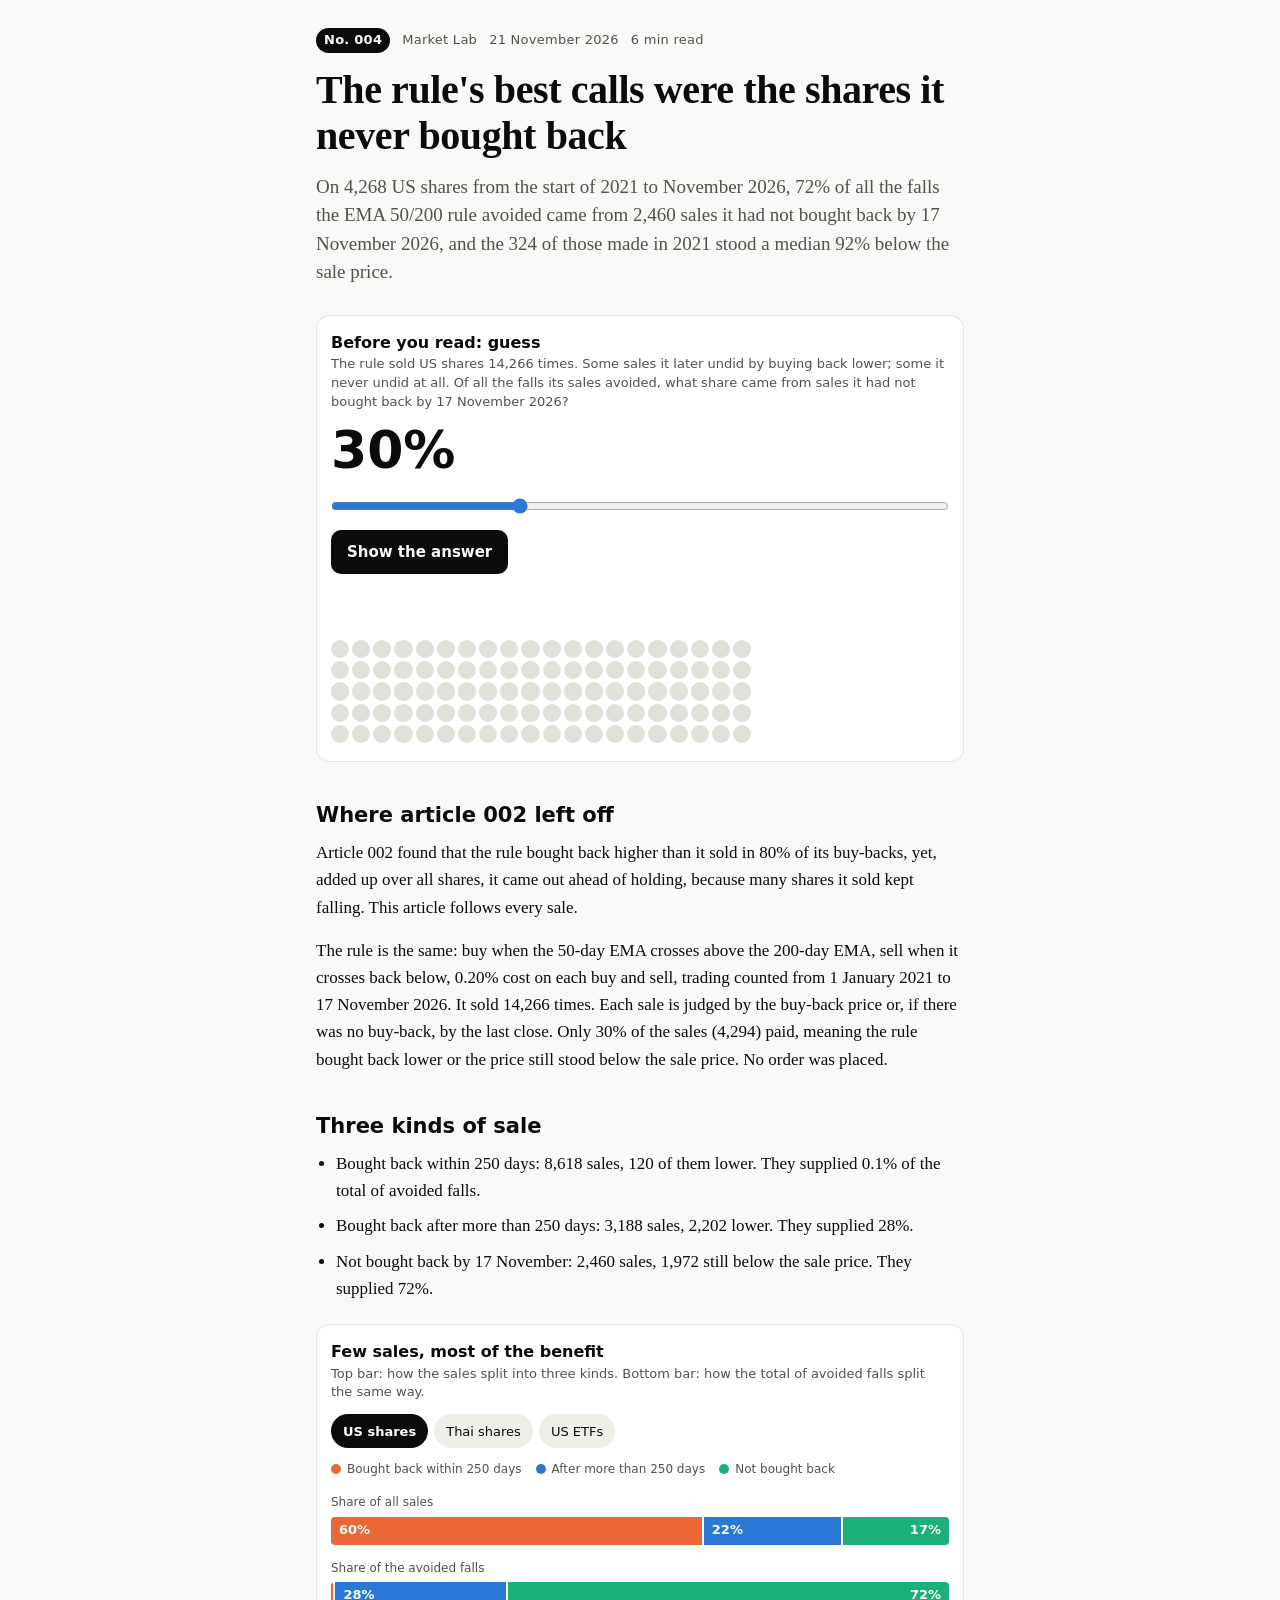
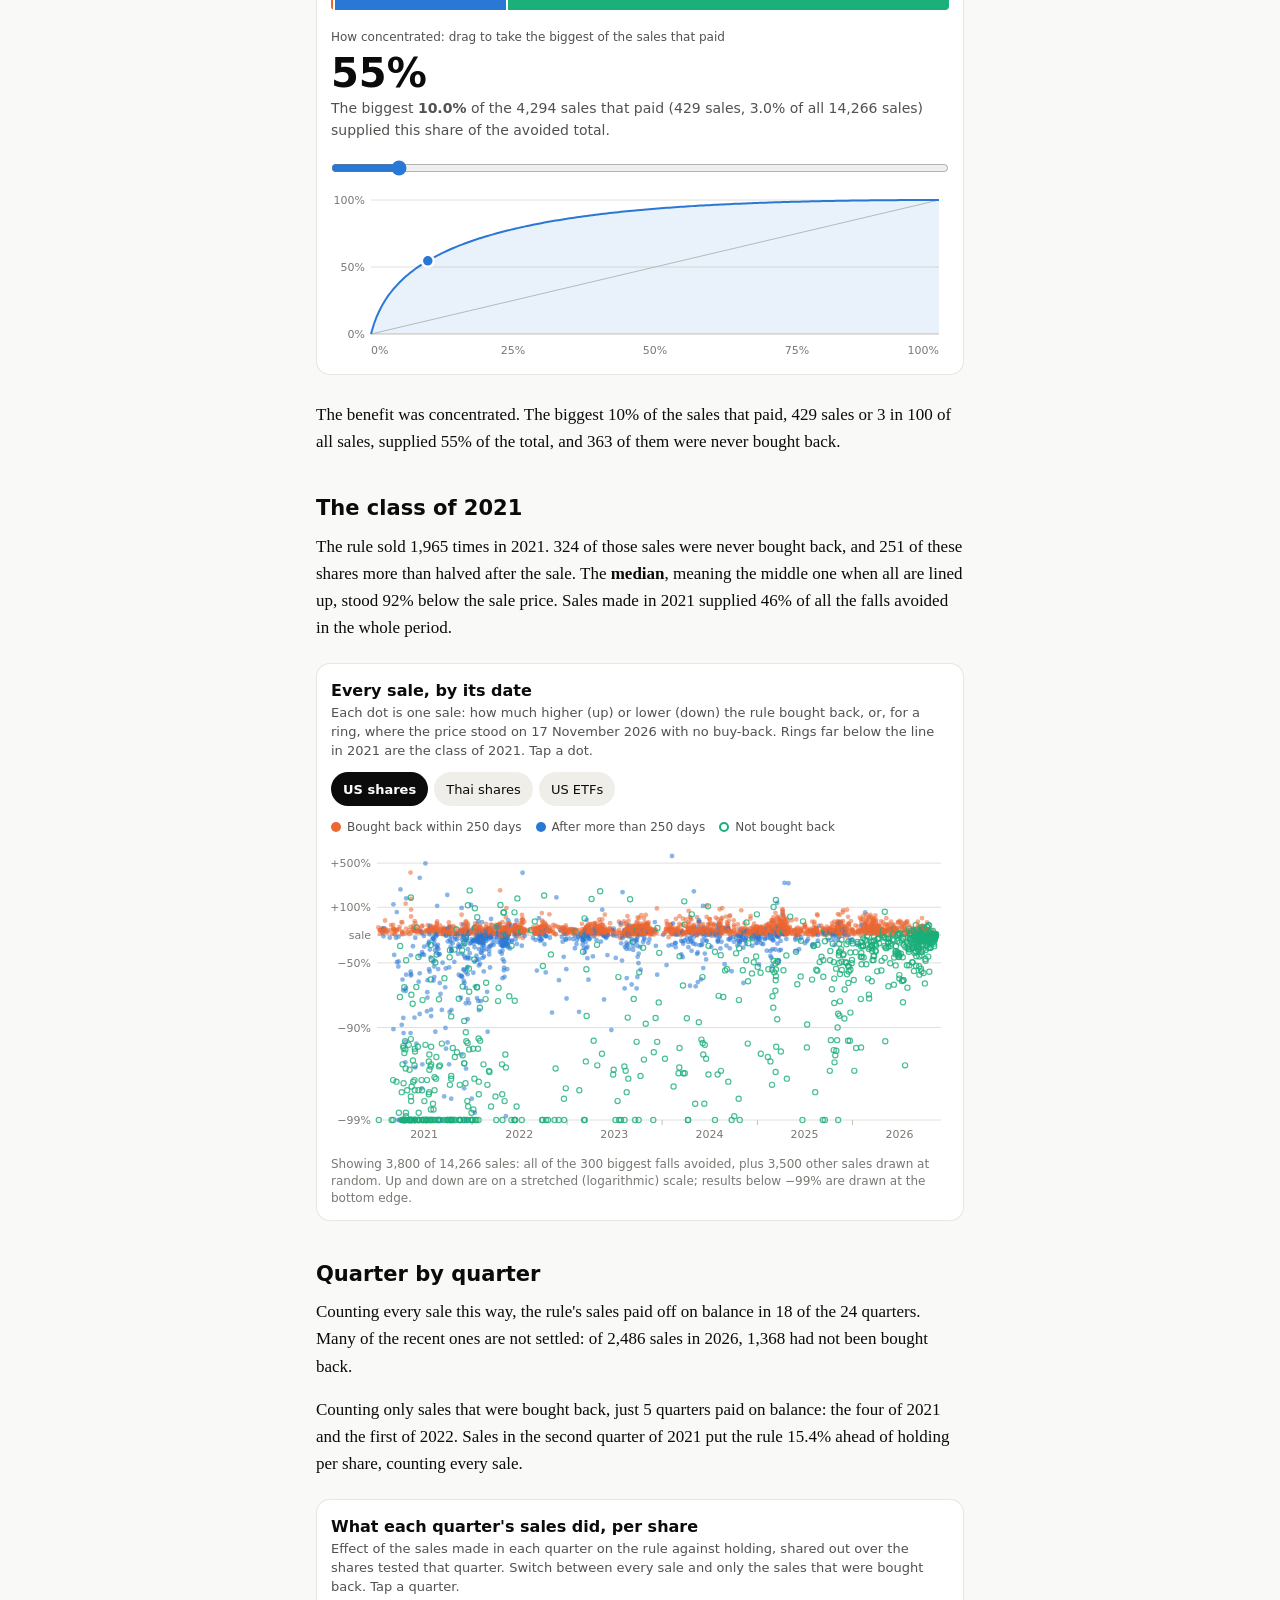
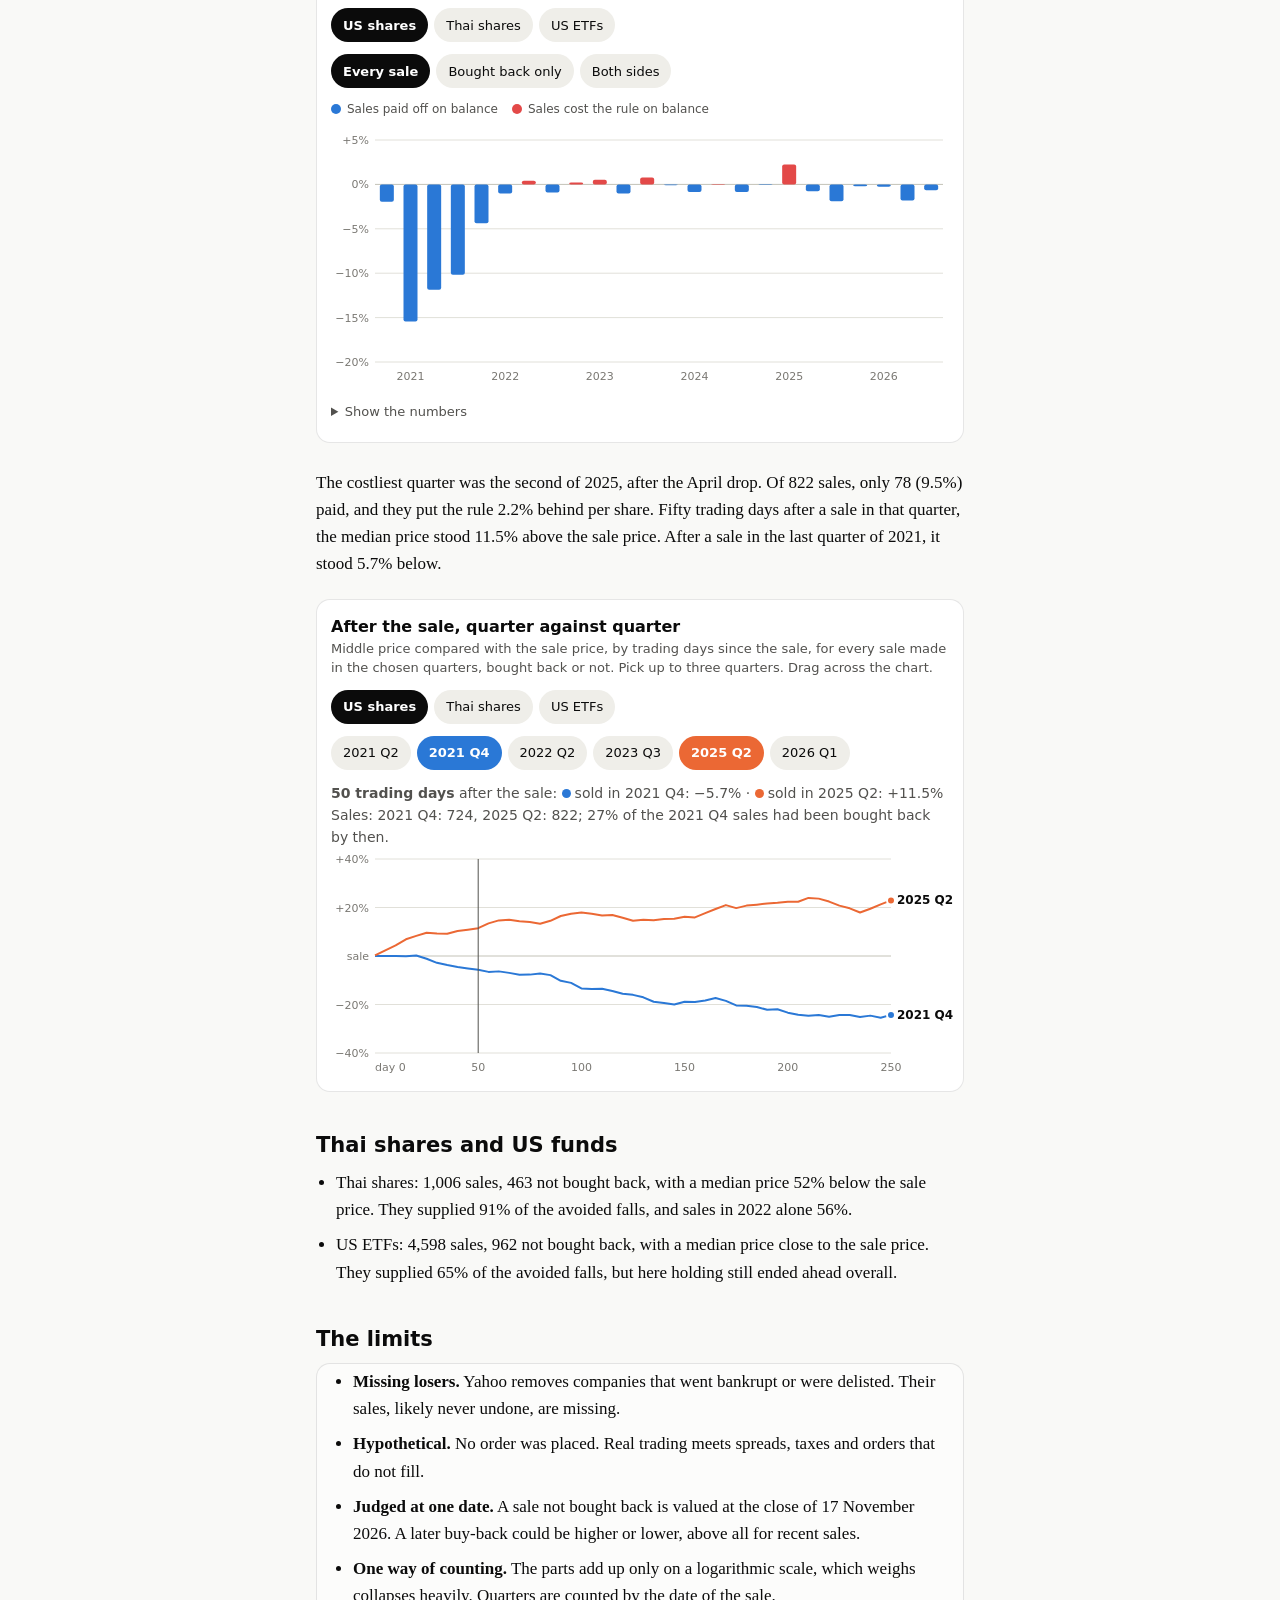
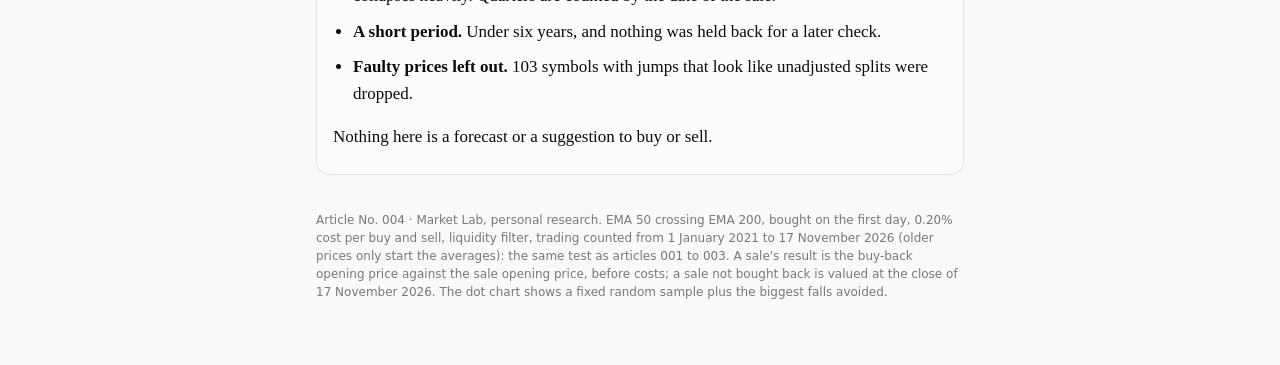
<file: files/articles/004-2026-11-21-long-spells-that-paid.html>
<!doctype html>
<html lang="en">
<head>
<meta charset="utf-8">
<meta name="viewport" content="width=device-width, initial-scale=1, viewport-fit=cover">
<meta name="article-id" content="4">
<meta name="article-date" content="2026-11-21">
<title>Sales never undone</title>
<style>
:root{
  color-scheme: light;
  --page:#f9f9f7; --surface:#fcfcfb; --card:#ffffff;
  --ink:#0b0b0b; --ink2:#52514e; --muted:#7a7873;
  --grid:#e1e0d9; --axis:#c3c2b7; --ring:rgba(11,11,11,0.10);
  --gain:#2a78d6; --loss:#e34948; --rule:#2a78d6; --hold:#eb6834;
  --accent:#2a78d6; --wash:rgba(42,120,214,0.10);
  --chip:#efeee9; --chip-on:#0b0b0b; --chip-on-ink:#ffffff;
}
@media (prefers-color-scheme: dark){
  :root:not([data-theme="light"]){
    color-scheme: dark;
    --page:#0d0d0d; --surface:#1a1a19; --card:#1a1a19;
    --ink:#f0efec; --ink2:#c3c2b7; --muted:#9a988f;
    --grid:#2c2c2a; --axis:#383835; --ring:rgba(255,255,255,0.10);
    --gain:#3987e5; --loss:#e66767; --rule:#3987e5; --hold:#d95926;
    --accent:#3987e5; --wash:rgba(57,135,229,0.14);
    --chip:#262624; --chip-on:#f0efec; --chip-on-ink:#0b0b0b;
  }
}
:root[data-theme="dark"]{
  color-scheme: dark;
  --page:#0d0d0d; --surface:#1a1a19; --card:#1a1a19;
  --ink:#f0efec; --ink2:#c3c2b7; --muted:#9a988f;
  --grid:#2c2c2a; --axis:#383835; --ring:rgba(255,255,255,0.10);
  --gain:#3987e5; --loss:#e66767; --rule:#3987e5; --hold:#d95926;
  --accent:#3987e5; --wash:rgba(57,135,229,0.14);
  --chip:#262624; --chip-on:#f0efec; --chip-on-ink:#0b0b0b;
}
*{box-sizing:border-box}
html{-webkit-text-size-adjust:100%}
body{margin:0;background:var(--page);color:var(--ink);
  font:17px/1.6 Georgia,"Noto Serif","Times New Roman",serif;}
.sans,.fig,.kicker,.chips,.tile,.tip,button,input,table,.small{font-family:system-ui,-apple-system,"Segoe UI",Roboto,sans-serif}
main{max-width:680px;margin:0 auto;padding:28px 16px 64px}
.kicker{display:flex;flex-wrap:wrap;gap:6px 12px;align-items:center;font-size:13px;color:var(--ink2);letter-spacing:.02em}
.idtag{display:inline-block;padding:2px 8px;border-radius:999px;background:var(--ink);color:var(--page);font-weight:600;font-variant-numeric:tabular-nums}
h1{font-size:clamp(28px,7vw,40px);line-height:1.15;margin:14px 0 14px;font-weight:700;letter-spacing:-.01em}
.standfirst{font-size:19px;line-height:1.5;color:var(--ink2);margin:0 0 28px}
h2{font-family:system-ui,-apple-system,"Segoe UI",Roboto,sans-serif;font-size:21px;line-height:1.3;margin:40px 0 10px}
p{margin:0 0 16px}
ul{padding-left:20px;margin:0 0 16px} li{margin:0 0 8px}
b,strong{font-weight:700}
.num{font-variant-numeric:tabular-nums;white-space:nowrap}
.fig{background:var(--card);border:1px solid var(--ring);border-radius:14px;padding:16px 14px 12px;margin:22px 0 26px}
.fig h3{font-size:16px;margin:0 0 2px;line-height:1.35}
.fig .sub{font-size:13px;color:var(--ink2);margin:0 0 12px;line-height:1.45}
.fig .note{font-size:12px;color:var(--muted);margin:10px 0 0;line-height:1.45}
.chips{display:flex;flex-wrap:wrap;gap:6px;margin:0 0 12px}
.chips button{border:0;border-radius:999px;padding:7px 12px;font-size:13px;background:var(--chip);color:var(--ink);cursor:pointer;min-height:34px}
.chips button[aria-pressed="true"]{background:var(--chip-on);color:var(--chip-on-ink);font-weight:600}
.chart{position:relative;width:100%;touch-action:pan-y;-webkit-user-select:none;user-select:none}
.chart svg{display:block;overflow:visible}
.ax{font-size:11px;fill:var(--muted);font-family:system-ui,-apple-system,"Segoe UI",Roboto,sans-serif;font-variant-numeric:tabular-nums}
.lab{font-size:12px;fill:var(--ink2);font-family:system-ui,-apple-system,"Segoe UI",Roboto,sans-serif}
.lab-b{font-size:12px;fill:var(--ink);font-weight:600;font-family:system-ui,-apple-system,"Segoe UI",Roboto,sans-serif}
.gridl{stroke:var(--grid);stroke-width:1}
.base{stroke:var(--axis);stroke-width:1}
.tip{position:absolute;display:none;pointer-events:none;z-index:5;background:var(--ink);color:var(--page);font-size:12px;line-height:1.45;padding:7px 9px;border-radius:8px;max-width:230px;box-shadow:0 4px 14px rgba(0,0,0,.18)}
.tip .k{display:inline-block;width:8px;height:8px;border-radius:50%;margin-right:6px;vertical-align:0}
.meds{font-family:system-ui,-apple-system,"Segoe UI",Roboto,sans-serif;font-size:13px;color:var(--ink);margin:8px 0 0;display:grid;gap:4px}
.medk{display:inline-block;width:12px;height:12px;border-radius:50%;border:2px solid var(--ink);margin-right:8px;vertical-align:-2px}
.legend{display:flex;flex-wrap:wrap;gap:4px 14px;font-size:12px;color:var(--ink2);margin:0 0 8px;font-family:system-ui,-apple-system,"Segoe UI",Roboto,sans-serif}
.legend i{display:inline-block;width:10px;height:10px;border-radius:50%;margin-right:6px;vertical-align:-1px}
.legend i.line{width:14px;height:3px;border-radius:2px;vertical-align:3px}
.tiles{display:grid;grid-template-columns:repeat(3,1fr);gap:8px;margin:12px 0 0}
.tile{background:var(--surface);border:1px solid var(--ring);border-radius:10px;padding:10px}
.tile .l{font-size:12px;color:var(--ink2);line-height:1.3}
.tile .v{font-size:22px;font-weight:650;margin-top:2px}
.hero{font-family:system-ui,-apple-system,"Segoe UI",Roboto,sans-serif;font-size:52px;font-weight:650;line-height:1;margin:6px 0 4px}
.readout{font-family:system-ui,-apple-system,"Segoe UI",Roboto,sans-serif;font-size:14px;color:var(--ink2);min-height:42px}
input[type=range]{width:100%;margin:10px 0 4px;accent-color:var(--accent);height:32px}
.btn{border:0;border-radius:10px;padding:10px 16px;font-size:15px;font-weight:600;background:var(--ink);color:var(--page);cursor:pointer;min-height:44px}
.btn.ghost{background:var(--chip);color:var(--ink)}
.row{display:flex;gap:8px;flex-wrap:wrap;align-items:center}
.waffle{display:grid;grid-template-columns:repeat(20,1fr);gap:3px;margin:14px 0 6px;max-width:420px}
.waffle span{aspect-ratio:1;border-radius:50%;background:var(--grid);transition:background .25s}
.deal{list-style:none;padding:0;margin:12px 0 0;font-family:system-ui,-apple-system,"Segoe UI",Roboto,sans-serif;font-size:14px}
.deal li{display:grid;grid-template-columns:12px 1fr auto;gap:10px;align-items:center;padding:7px 0;border-bottom:1px solid var(--grid);margin:0;animation:pop .25s ease both}
.deal li .d{width:10px;height:10px;border-radius:50%}
.deal li .s{color:var(--ink2);font-size:12px}
.deal li .r{font-weight:650;font-variant-numeric:tabular-nums}
@keyframes pop{from{opacity:0;transform:translateY(4px)}to{opacity:1;transform:none}}
.bars{font-family:system-ui,-apple-system,"Segoe UI",Roboto,sans-serif;font-size:13px}
.bars .g{margin:0 0 14px}
.bars .g b{font-size:14px}
.bars .m{display:grid;grid-template-columns:1fr auto;gap:2px 10px;align-items:center;margin:6px 0 0;color:var(--ink2)}
.bars .track{grid-column:1 / -1;height:8px;border-radius:999px;background:var(--grid);overflow:hidden}
.bars .fill{height:100%;border-radius:999px;background:var(--accent)}
details{margin:10px 0 0;font-family:system-ui,-apple-system,"Segoe UI",Roboto,sans-serif;font-size:13px}
summary{cursor:pointer;color:var(--ink2);min-height:32px;padding-top:4px}
table{border-collapse:collapse;width:100%;font-size:12px;margin-top:6px;font-variant-numeric:tabular-nums}
th,td{text-align:right;padding:4px 6px;border-bottom:1px solid var(--grid)}
th:first-child,td:first-child{text-align:left}
.tablewrap{max-height:260px;overflow:auto}
.limits{background:var(--surface);border:1px solid var(--ring);border-radius:14px;padding:4px 16px 8px}
footer{margin-top:36px;font-size:12px;color:var(--muted);line-height:1.5}
@media (max-width:420px){ .tile .v{font-size:19px} .hero{font-size:44px} body{font-size:16.5px} }
@media (prefers-reduced-motion: reduce){ *{animation:none!important;transition:none!important} }
:root{--c1:#2a78d6;--c2:#eb6834;--c3:#1baf7a;--short:#eb6834;--long:#2a78d6;--open:#1baf7a}
@media (prefers-color-scheme: dark){:root:not([data-theme="light"]){--c1:#3987e5;--c2:#d95926;--c3:#199e70;--short:#d95926;--long:#3987e5;--open:#199e70}}
:root[data-theme="dark"]{--c1:#3987e5;--c2:#d95926;--c3:#199e70;--short:#d95926;--long:#3987e5;--open:#199e70}
.minihead{font-family:system-ui,-apple-system,"Segoe UI",Roboto,sans-serif;font-size:12px;color:var(--ink2);margin:14px 0 2px}
.seg{display:flex;height:28px;border-radius:4px;overflow:hidden;gap:2px;margin:4px 0 10px;font-family:system-ui,-apple-system,"Segoe UI",Roboto,sans-serif}
.seg div{display:flex;align-items:center;padding:0 8px;color:#fff;font-size:13px;font-weight:600;white-space:nowrap;overflow:hidden}
.years{display:grid;grid-template-columns:repeat(auto-fill,minmax(44px,1fr));gap:4px;margin:14px 0 4px;font-family:system-ui,-apple-system,"Segoe UI",Roboto,sans-serif}
.years span{font-size:11px;text-align:center;padding:5px 0;border-radius:6px;background:var(--grid);color:var(--ink2);transition:background .25s,color .25s;font-variant-numeric:tabular-nums}
.years span.paid{background:var(--gain);color:#fff;font-weight:650}
.years span.cost{background:var(--loss-wash,rgba(227,73,72,.18));color:var(--ink)}
.chips.multi button[aria-pressed="true"]{color:#fff}
</style>
</head>
<body>
<main>
<div class="kicker"><span class="idtag">No. 004</span><span>Market Lab</span><span>21 November 2026</span><span>6 min read</span></div>
<h1>The rule's best calls were the shares it never bought back</h1>
<p class="standfirst">On 4,268 US shares from the start of 2021 to November 2026, 72% of all the falls the EMA 50/200 rule avoided came from 2,460 sales it had not bought back by 17 November 2026, and the 324 of those made in 2021 stood a median 92% below the sale price.</p>

<div class="fig" id="guess">
  <h3>Before you read: guess</h3>
  <p class="sub">The rule sold US shares 14,266 times. Some sales it later undid by buying back lower; some it never undid at all. Of all the falls its sales avoided, what share came from sales it had not bought back by 17 November 2026?</p>
  <div class="hero" id="guessVal">30%</div>
  <input type="range" id="guessIn" min="0" max="100" value="30" aria-label="Your guess, percent of the avoided falls">
  <div class="row"><button class="btn" id="guessBtn">Show the answer</button></div>
  <div id="guessOut" class="readout" style="margin-top:10px" aria-live="polite"></div>
  <div class="waffle" id="waffle" aria-hidden="true"></div>
</div>

<h2>Where article 002 left off</h2>
<p>Article 002 found that the rule bought back higher than it sold in 80% of its buy-backs, yet, added up over all shares, it came out ahead of holding, because many shares it sold kept falling. This article follows every sale.</p>
<p>The rule is the same: buy when the 50-day EMA crosses above the 200-day EMA, sell when it crosses back below, 0.20% cost on each buy and sell, trading counted from 1 January 2021 to 17 November 2026. It sold 14,266 times. Each sale is judged by the buy-back price or, if there was no buy-back, by the last close. Only 30% of the sales (4,294) paid, meaning the rule bought back lower or the price still stood below the sale price. No order was placed.</p>

<h2>Three kinds of sale</h2>
<ul>
<li>Bought back within 250 days: 8,618 sales, 120 of them lower. They supplied 0.1% of the total of avoided falls.</li>
<li>Bought back after more than 250 days: 3,188 sales, 2,202 lower. They supplied 28%.</li>
<li>Not bought back by 17 November: 2,460 sales, 1,972 still below the sale price. They supplied 72%.</li>
</ul>

<div class="fig">
  <h3>Few sales, most of the benefit</h3>
  <p class="sub">Top bar: how the sales split into three kinds. Bottom bar: how the total of avoided falls split the same way.</p>
  <div class="chips" id="lsChips"></div>
  <div class="legend"><span><i style="background:var(--short)"></i>Bought back within 250 days</span><span><i style="background:var(--long)"></i>After more than 250 days</span><span><i style="background:var(--open)"></i>Not bought back</span></div>
  <div class="minihead">Share of all sales</div><div class="seg" id="segN"></div>
  <div class="minihead">Share of the avoided falls</div><div class="seg" id="segA"></div>
  <div class="minihead" style="margin-top:18px">How concentrated: drag to take the biggest of the sales that paid</div>
  <div class="hero" id="concHero" style="font-size:40px">0%</div>
  <div class="readout" id="concText" aria-live="polite"></div>
  <input type="range" id="concIn" min="0" max="200" value="20" aria-label="Share of the sales that paid, biggest first, in half percents">
  <div class="chart" id="conc"></div>
</div>

<p>The benefit was concentrated. The biggest 10% of the sales that paid, 429 sales or 3 in 100 of all sales, supplied 55% of the total, and 363 of them were never bought back.</p>

<h2>The class of 2021</h2>
<p>The rule sold 1,965 times in 2021. 324 of those sales were never bought back, and 251 of these shares more than halved after the sale. The <b>median</b>, meaning the middle one when all are lined up, stood 92% below the sale price. Sales made in 2021 supplied 46% of all the falls avoided in the whole period.</p>

<div class="fig">
  <h3>Every sale, by its date</h3>
  <p class="sub">Each dot is one sale: how much higher (up) or lower (down) the rule bought back, or, for a ring, where the price stood on 17 November 2026 with no buy-back. Rings far below the line in 2021 are the class of 2021. Tap a dot.</p>
  <div class="chips" id="dotChips"></div>
  <div class="legend"><span><i style="background:var(--short)"></i>Bought back within 250 days</span><span><i style="background:var(--long)"></i>After more than 250 days</span><span><i style="background:transparent;border:2px solid var(--open);box-sizing:border-box"></i>Not bought back</span></div>
  <div class="chart" id="dots"></div>
  <p class="note" id="dotNote"></p>
</div>

<h2>Quarter by quarter</h2>
<p>Counting every sale this way, the rule's sales paid off on balance in 18 of the 24 quarters. Many of the recent ones are not settled: of 2,486 sales in 2026, 1,368 had not been bought back.</p>
<p>Counting only sales that were bought back, just 5 quarters paid on balance: the four of 2021 and the first of 2022. Sales in the second quarter of 2021 put the rule 15.4% ahead of holding per share, counting every sale.</p>

<div class="fig">
  <h3>What each quarter's sales did, per share</h3>
  <p class="sub">Effect of the sales made in each quarter on the rule against holding, shared out over the shares tested that quarter. Switch between every sale and only the sales that were bought back. Tap a quarter.</p>
  <div class="chips" id="yrChips"></div>
  <div class="chips" id="yrMode"></div>
  <div class="legend" id="yrLegend"></div>
  <div class="chart" id="yr"></div>
  <details><summary>Show the numbers</summary><div class="tablewrap" id="yrTable"></div></details>
</div>

<p>The costliest quarter was the second of 2025, after the April drop. Of 822 sales, only 78 (9.5%) paid, and they put the rule 2.2% behind per share. Fifty trading days after a sale in that quarter, the median price stood 11.5% above the sale price. After a sale in the last quarter of 2021, it stood 5.7% below.</p>

<div class="fig">
  <h3>After the sale, quarter against quarter</h3>
  <p class="sub">Middle price compared with the sale price, by trading days since the sale, for every sale made in the chosen quarters, bought back or not. Pick up to three quarters. Drag across the chart.</p>
  <div class="chips" id="pathGroup"></div>
  <div class="chips multi" id="pathYears"></div>
  <div class="readout" id="pathText" aria-live="polite"></div>
  <div class="chart" id="path"></div>
</div>

<h2>Thai shares and US funds</h2>
<ul>
<li>Thai shares: 1,006 sales, 463 not bought back, with a median price 52% below the sale price. They supplied 91% of the avoided falls, and sales in 2022 alone 56%.</li>
<li>US ETFs: 4,598 sales, 962 not bought back, with a median price close to the sale price. They supplied 65% of the avoided falls, but here holding still ended ahead overall.</li>
</ul>

<h2>The limits</h2>
<div class="limits">
<ul>
<li><b>Missing losers.</b> Yahoo removes companies that went bankrupt or were delisted. Their sales, likely never undone, are missing.</li>
<li><b>Hypothetical.</b> No order was placed. Real trading meets spreads, taxes and orders that do not fill.</li>
<li><b>Judged at one date.</b> A sale not bought back is valued at the close of 17 November 2026. A later buy-back could be higher or lower, above all for recent sales.</li>
<li><b>One way of counting.</b> The parts add up only on a logarithmic scale, which weighs collapses heavily. Quarters are counted by the date of the sale.</li>
<li><b>A short period.</b> Under six years, and nothing was held back for a later check.</li>
<li><b>Faulty prices left out.</b> 103 symbols with jumps that look like unadjusted splits were dropped.</li>
</ul>
<p>Nothing here is a forecast or a suggestion to buy or sell.</p>
</div>

<footer class="sans">Article No. 004 · Market Lab, personal research. EMA 50 crossing EMA 200, bought on the first day, 0.20% cost per buy and sell, liquidity filter, trading counted from 1 January 2021 to 17 November 2026 (older prices only start the averages): the same test as articles 001 to 003. A sale's result is the buy-back opening price against the sale opening price, before costs; a sale not bought back is valued at the close of 17 November 2026. The dot chart shows a fixed random sample plus the biggest falls avoided.</footer>
</main>

<script>
const DATA = {"groups":["US shares","Thai shares","US ETFs"],"group":{"US shares":{"sales":14266,"open":2460,"paid":4294,"avoided":-3317.1767462310754,"missed":1562.3910805198518,"seg":{"open":{"n":2460,"avoided":0.7207245598123785},"long":{"n":3188,"avoided":0.27784601743465104},"short":{"n":8618,"avoided":0.0014294227529702888}},"conc":[-0.0,0.073,0.1303,0.1753,0.2171,0.2525,0.2844,0.3116,0.3378,0.3611,0.3839,0.4044,0.4246,0.4424,0.4601,0.476,0.492,0.5063,0.5198,0.5335,0.5461,0.5588,0.5703,0.5818,0.5924,0.6032,0.6131,0.6233,0.6327,0.642,0.6505,0.6593,0.6674,0.6756,0.6832,0.6907,0.6982,0.7051,0.7122,0.7187,0.7253,0.7315,0.7378,0.7437,0.7497,0.7553,0.761,0.7663,0.7718,0.7769,0.7822,0.787,0.7918,0.7966,0.8012,0.8059,0.8102,0.8147,0.8189,0.8232,0.8272,0.8313,0.8351,0.839,0.8426,0.8462,0.8497,0.853,0.8565,0.8597,0.8631,0.8662,0.8694,0.8724,0.8755,0.8784,0.8813,0.8841,0.8869,0.8896,0.8923,0.8949,0.8975,0.8999,0.9023,0.9047,0.907,0.9093,0.9115,0.9137,0.9158,0.9179,0.9199,0.922,0.9239,0.9258,0.9277,0.9296,0.9313,0.9331,0.9348,0.9365,0.9382,0.9398,0.9414,0.9429,0.9445,0.9459,0.9474,0.9488,0.9503,0.9516,0.953,0.9543,0.9556,0.9569,0.9582,0.9593,0.9605,0.9617,0.9628,0.9639,0.965,0.9661,0.9671,0.9682,0.9692,0.9702,0.9711,0.972,0.9729,0.9738,0.9747,0.9756,0.9764,0.9772,0.978,0.9787,0.9795,0.9802,0.981,0.9816,0.9823,0.983,0.9837,0.9843,0.9849,0.9855,0.9861,0.9867,0.9873,0.9878,0.9883,0.9889,0.9894,0.9899,0.9903,0.9908,0.9913,0.9917,0.9921,0.9925,0.9929,0.9933,0.9937,0.9941,0.9944,0.9947,0.9951,0.9954,0.9957,0.996,0.9963,0.9965,0.9968,0.997,0.9973,0.9975,0.9977,0.9979,0.9981,0.9983,0.9985,0.9987,0.9988,0.999,0.9991,0.9993,0.9994,0.9995,0.9996,0.9997,0.9997,0.9998,0.9999,0.9999,0.9999,1.0,1.0,1.0,1.0],"quarters":[{"q":"2021 Q1","sales":193,"open":16,"paid":46,"shares":2964,"missed":23.3788,"avoided":-81.78628,"net":-58.40747,"net_closed":-12.88454,"net_ps":-0.01951,"missed_ps":0.00792,"avoided_ps":-0.02722,"net_closed_ps":-0.00434},{"q":"2021 Q2","sales":386,"open":108,"paid":205,"shares":3089,"missed":45.67927,"avoided":-564.08324,"net":-518.40397,"net_closed":-76.33731,"net_ps":-0.1545,"missed_ps":0.0149,"avoided_ps":-0.16691,"net_closed_ps":-0.02441},{"q":"2021 Q3","sales":662,"open":102,"paid":281,"shares":3238,"missed":66.2359,"avoided":-474.68518,"net":-408.44928,"net_closed":-78.37824,"net_ps":-0.11851,"missed_ps":0.02067,"avoided_ps":-0.13636,"net_closed_ps":-0.02392},{"q":"2021 Q4","sales":724,"open":98,"paid":347,"shares":3343,"missed":60.65309,"avoided":-419.4018,"net":-358.74871,"net_closed":-123.58619,"net_ps":-0.10176,"missed_ps":0.01831,"avoided_ps":-0.11791,"net_closed_ps":-0.03629},{"q":"2022 Q1","sales":936,"open":68,"paid":426,"shares":3454,"missed":71.66368,"avoided":-225.87339,"net":-154.20971,"net_closed":-52.67276,"net_ps":-0.04366,"missed_ps":0.02096,"avoided_ps":-0.0633,"net_closed_ps":-0.01513},{"q":"2022 Q2","sales":948,"open":52,"paid":260,"shares":3559,"missed":104.60421,"avoided":-141.57475,"net":-36.97054,"net_closed":35.6598,"net_ps":-0.01033,"missed_ps":0.02983,"avoided_ps":-0.039,"net_closed_ps":0.01007},{"q":"2022 Q3","sales":467,"open":23,"paid":70,"shares":3628,"missed":67.70328,"avoided":-52.73548,"net":14.9678,"net_closed":45.97763,"net_ps":0.00413,"missed_ps":0.01884,"avoided_ps":-0.01443,"net_closed_ps":0.01275},{"q":"2022 Q4","sales":389,"open":24,"paid":81,"shares":3661,"missed":47.25601,"avoided":-81.33148,"net":-34.07546,"net_closed":16.57631,"net_ps":-0.00926,"missed_ps":0.01299,"avoided_ps":-0.02197,"net_closed_ps":0.00454},{"q":"2023 Q1","sales":653,"open":32,"paid":135,"shares":3689,"missed":65.52185,"avoided":-57.65271,"net":7.86914,"net_closed":32.69211,"net_ps":0.00214,"missed_ps":0.01792,"avoided_ps":-0.01551,"net_closed_ps":0.0089},{"q":"2023 Q2","sales":545,"open":24,"paid":83,"shares":3714,"missed":64.99427,"avoided":-45.58919,"net":19.40508,"net_closed":35.29616,"net_ps":0.00524,"missed_ps":0.01765,"avoided_ps":-0.0122,"net_closed_ps":0.00955},{"q":"2023 Q3","sales":604,"open":29,"paid":145,"shares":3757,"missed":65.08897,"avoided":-103.69242,"net":-38.60345,"net_closed":23.4495,"net_ps":-0.01022,"missed_ps":0.01748,"avoided_ps":-0.02722,"net_closed_ps":0.00626},{"q":"2023 Q4","sales":606,"open":31,"paid":70,"shares":3781,"missed":90.37425,"avoided":-61.07496,"net":29.2993,"net_closed":72.07613,"net_ps":0.00778,"missed_ps":0.02419,"avoided_ps":-0.01602,"net_closed_ps":0.01925},{"q":"2024 Q1","sales":366,"open":22,"paid":68,"shares":3826,"missed":46.89315,"avoided":-50.63241,"net":-3.73926,"net_closed":29.32403,"net_ps":-0.00098,"missed_ps":0.01233,"avoided_ps":-0.01315,"net_closed_ps":0.00769},{"q":"2024 Q2","sales":605,"open":46,"paid":152,"shares":3869,"missed":71.41845,"avoided":-105.17212,"net":-33.75368,"net_closed":30.11788,"net_ps":-0.00869,"missed_ps":0.01863,"avoided_ps":-0.02682,"net_closed_ps":0.00781},{"q":"2024 Q3","sales":479,"open":26,"paid":112,"shares":3920,"missed":62.66224,"avoided":-60.50596,"net":2.15628,"net_closed":41.53996,"net_ps":0.00055,"missed_ps":0.01611,"avoided_ps":-0.01532,"net_closed_ps":0.01065},{"q":"2024 Q4","sales":490,"open":45,"paid":165,"shares":3971,"missed":45.7589,"avoided":-79.46078,"net":-33.70188,"net_closed":16.04987,"net_ps":-0.00845,"missed_ps":0.01159,"avoided_ps":-0.01981,"net_closed_ps":0.00405},{"q":"2025 Q1","sales":772,"open":65,"paid":179,"shares":4032,"missed":90.15571,"avoided":-90.33373,"net":-0.17803,"net_closed":65.76717,"net_ps":-4e-05,"missed_ps":0.02261,"avoided_ps":-0.02216,"net_closed_ps":0.01645},{"q":"2025 Q2","sales":822,"open":52,"paid":78,"shares":4087,"missed":135.42402,"avoided":-44.80462,"net":90.6194,"net_closed":124.82163,"net_ps":0.02242,"missed_ps":0.03369,"avoided_ps":-0.0109,"net_closed_ps":0.03101},{"q":"2025 Q3","sales":426,"open":73,"paid":116,"shares":4159,"missed":43.14401,"avoided":-74.88543,"net":-31.74142,"net_closed":35.29703,"net_ps":-0.0076,"missed_ps":0.01043,"avoided_ps":-0.01784,"net_closed_ps":0.00852},{"q":"2025 Q4","sales":707,"open":156,"paid":190,"shares":4249,"missed":79.98649,"avoided":-161.4279,"net":-81.44141,"net_closed":74.51369,"net_ps":-0.01898,"missed_ps":0.019,"avoided_ps":-0.03728,"net_closed_ps":0.01769},{"q":"2026 Q1","sales":689,"open":192,"paid":190,"shares":4268,"missed":98.62121,"avoided":-107.91869,"net":-9.29748,"net_closed":94.54229,"net_ps":-0.00218,"missed_ps":0.02338,"avoided_ps":-0.02497,"net_closed_ps":0.0224},{"q":"2026 Q2","sales":510,"open":187,"paid":159,"shares":4268,"missed":55.43099,"avoided":-66.16142,"net":-10.73043,"net_closed":51.99679,"net_ps":-0.00251,"missed_ps":0.01307,"avoided_ps":-0.01538,"net_closed_ps":0.01226},{"q":"2026 Q3","sales":725,"open":524,"paid":401,"shares":4268,"missed":40.75133,"avoided":-118.81247,"net":-78.06114,"net_closed":31.55989,"net_ps":-0.01812,"missed_ps":0.00959,"avoided_ps":-0.02745,"net_closed_ps":0.00742},{"q":"2026 Q4","sales":562,"open":465,"paid":335,"shares":4268,"missed":18.99098,"avoided":-47.58033,"net":-28.58935,"net_closed":11.3952,"net_ps":-0.00668,"missed_ps":0.00446,"avoided_ps":-0.01109,"net_closed_ps":0.00267}],"paths":{"2021 Q2":{"n":386,"med":[-0.0001,0.0055,0.0052,-0.0008,-0.0019,0.0121,0.0096,0.0064,-0.0081,-0.0088,-0.0225,-0.0389,-0.0534,-0.0767,-0.074,-0.0638,-0.0742,-0.0781,-0.0786,-0.0851,-0.0742,-0.0885,-0.0838,-0.0807,-0.1021,-0.1237,-0.1496,-0.1687,-0.1985,-0.2079,-0.2377,-0.2533,-0.2634,-0.2882,-0.3116,-0.3201,-0.3447,-0.3326,-0.3433,-0.3508,-0.3581,-0.3613,-0.3487,-0.35,-0.3732,-0.3914,-0.3969,-0.435,-0.4352,-0.452,-0.4856],"back":[0.0,0.0363,0.0622,0.0984,0.1321,0.1554,0.1839,0.1969,0.2124,0.2306,0.2409,0.2487,0.2617,0.272,0.2876,0.2902,0.2927,0.3057,0.3135,0.3187,0.3238,0.3316,0.342,0.3472,0.3601,0.3731,0.3808,0.3834,0.3886,0.3938,0.3964,0.3964,0.3964,0.3964,0.399,0.4067,0.4067,0.4067,0.4145,0.4197,0.4249,0.4249,0.4249,0.4249,0.4249,0.4326,0.4326,0.4352,0.4378,0.4378,0.4404]},"2021 Q4":{"n":724,"med":[0.0,-0.0005,-0.0,-0.0013,0.0023,-0.0112,-0.0281,-0.0373,-0.0451,-0.0512,-0.0569,-0.0655,-0.0634,-0.0696,-0.077,-0.0768,-0.0723,-0.0789,-0.1022,-0.1108,-0.1339,-0.1356,-0.1349,-0.1445,-0.156,-0.1602,-0.1705,-0.1887,-0.1936,-0.2002,-0.1886,-0.1897,-0.1833,-0.1731,-0.185,-0.2039,-0.2052,-0.2102,-0.222,-0.2196,-0.2336,-0.2426,-0.2468,-0.2437,-0.2502,-0.2433,-0.2429,-0.2513,-0.2459,-0.2543,-0.2428],"back":[0.0,0.0387,0.0912,0.1367,0.1768,0.203,0.221,0.2362,0.2445,0.2597,0.268,0.2845,0.2942,0.3094,0.3204,0.3246,0.3315,0.3439,0.3577,0.366,0.3702,0.3757,0.3798,0.3854,0.3909,0.3964,0.3978,0.3992,0.4019,0.4047,0.4075,0.4102,0.4116,0.4185,0.4227,0.4296,0.4337,0.4378,0.4406,0.4461,0.4461,0.4461,0.4489,0.453,0.4558,0.4586,0.4627,0.4655,0.4682,0.4751,0.4834]},"2022 Q2":{"n":948,"med":[-0.0022,0.0004,-0.0056,-0.0044,-0.0106,-0.019,-0.0187,-0.0228,-0.0123,-0.0139,-0.0037,0.0046,0.007,0.004,-0.0,0.0017,-0.0072,-0.0116,-0.0186,-0.029,-0.0331,-0.0407,-0.0333,-0.0308,-0.0225,-0.0113,-0.0068,0.0039,0.0155,0.0203,0.0219,0.0236,0.0311,0.0346,0.0361,0.0351,0.0353,0.0319,0.0367,0.0408,0.0409,0.0359,0.0163,0.0143,-0.0018,-0.0031,-0.012,-0.0186,-0.0162,-0.013,-0.0182],"back":[0.0,0.0253,0.0464,0.0665,0.0802,0.0949,0.1181,0.1382,0.1646,0.1994,0.2141,0.2321,0.25,0.2743,0.3006,0.3238,0.3354,0.3597,0.3692,0.3829,0.3956,0.4019,0.4188,0.4304,0.4441,0.4568,0.4673,0.4863,0.4968,0.5158,0.5306,0.5475,0.5612,0.5781,0.5949,0.6097,0.6276,0.6382,0.6551,0.673,0.6857,0.6994,0.7046,0.712,0.7184,0.7247,0.7268,0.731,0.7331,0.7384,0.7384]},"2023 Q3":{"n":604,"med":[-0.0007,-0.0067,-0.0145,-0.0222,-0.0403,-0.0476,-0.0557,-0.0584,-0.0563,-0.053,-0.0469,-0.0325,-0.0153,0.0013,0.0136,0.0241,0.0278,0.0325,0.0418,0.0393,0.0476,0.0421,0.0473,0.0563,0.0658,0.0658,0.0625,0.0758,0.0654,0.0607,0.0624,0.0574,0.0626,0.0535,0.0634,0.064,0.0649,0.0722,0.0675,0.0618,0.0709,0.0703,0.0797,0.0799,0.087,0.0889,0.0921,0.1015,0.1052,0.0922,0.095],"back":[0.0,0.0232,0.0464,0.0613,0.0712,0.0861,0.0977,0.106,0.1209,0.1407,0.1656,0.1921,0.2285,0.2781,0.3113,0.3411,0.3924,0.4321,0.4636,0.5017,0.5182,0.5364,0.5679,0.5927,0.6076,0.6209,0.6391,0.6457,0.6556,0.6705,0.6772,0.6887,0.6937,0.702,0.7103,0.7136,0.7169,0.7285,0.7318,0.7368,0.7401,0.7483,0.7566,0.7599,0.7632,0.7666,0.7699,0.7715,0.7765,0.7798,0.7798]},"2025 Q2":{"n":822,"med":[0.0023,0.0232,0.0436,0.0688,0.0828,0.0961,0.0928,0.0921,0.1031,0.1085,0.1147,0.1346,0.1468,0.1492,0.1436,0.1402,0.133,0.1452,0.165,0.1745,0.1789,0.174,0.1674,0.1693,0.1578,0.1457,0.149,0.147,0.1529,0.1539,0.1616,0.1592,0.1767,0.1939,0.2098,0.1975,0.2078,0.2118,0.2167,0.2191,0.224,0.2235,0.2395,0.2366,0.2245,0.2077,0.1966,0.1796,0.195,0.2128,0.2293],"back":[0.0,0.0487,0.1119,0.18,0.247,0.3054,0.3613,0.4015,0.4465,0.4757,0.5036,0.5353,0.5888,0.629,0.6569,0.6776,0.6922,0.6959,0.708,0.7336,0.7494,0.7652,0.7762,0.7798,0.7883,0.792,0.7968,0.8029,0.8054,0.8102,0.8127,0.8163,0.8224,0.826,0.8345,0.8382,0.8455,0.8491,0.8552,0.8601,0.8637,0.8723,0.8747,0.8783,0.8796,0.8844,0.8844,0.8869,0.8869,0.8881,0.8905]},"2026 Q1":{"n":689,"med":[-0.0003,-0.0025,0.005,0.0169,0.0189,0.0174,0.0155,0.0168,0.0163,0.0128,0.0214,0.0228,0.0333,0.038,0.041,0.0513,0.0423,0.0503,0.0655,0.0882,0.0863,0.075,0.0786,0.0834,0.0725,0.0618,0.06,0.0549,0.0542,0.0543,0.052,0.045,0.0504,0.038,0.0242,0.0253,0.0163,0.0232,-0.0093,-0.015,0.0188,0.0082,0.0627,0.0526,null,null,null,null,null,null,null],"back":[0.0,0.0305,0.0653,0.1089,0.1437,0.1829,0.2104,0.2424,0.2554,0.2845,0.3106,0.3338,0.3643,0.3977,0.4253,0.4485,0.4688,0.4833,0.4949,0.5123,0.5399,0.5675,0.5878,0.6052,0.6226,0.6343,0.6444,0.6502,0.6589,0.6749,0.6821,0.6909,0.6952,0.701,0.7039,0.7054,0.7097,0.7141,0.7184,0.7184,0.7199,0.7199,0.7213,0.7213,0.7213,0.7213,0.7213,0.7213,0.7213,0.7213,0.7213]}},"sample":[["KIDS","2021-01-06","2021-02-04",20.9,29,0],["SNGX","2021-01-08","2026-11-17",-99.9,2139,1],["VHC","2021-01-11","2021-01-25",12.4,14,0],["SNY","2021-01-13","2021-01-20",3.6,7,0],["WEC","2021-01-13","2021-04-20",13.4,97,0],["CPB","2021-01-15","2021-01-28",13.7,13,0],["FNV","2021-01-19","2021-04-23",17.7,94,0],["PNW","2021-01-20","2021-04-06",7.8,76,0],["AFYA","2021-01-21","2021-06-18",13.8,148,0],["AEE","2021-01-22","2021-03-29",14.6,66,0],["TAK","2021-01-22","2021-01-26",6.7,4,0],["ACEL","2021-01-25","2021-02-25",6.9,31,0],["BVN","2021-01-26","2022-03-01",-3.2,399,0],["LOPE","2021-01-27","2021-02-10",17.2,14,0],["SSRM","2021-01-27","2021-11-16",18.5,293,0],["PRAA","2021-01-28","2021-05-14",12.7,106,0],["TAK","2021-01-28","2021-03-19",9.1,50,0],["GNW","2021-02-01","2021-02-11",43.6,10,0],["IDA","2021-02-01","2021-03-16",14.1,43,0],["LILA","2021-02-03","2021-02-10",15.9,7,0],["AZN","2021-02-04","2021-05-03",8.1,88,0],["FCN","2021-02-10","2021-03-04",12.1,22,0],["WEN","2021-02-10","2021-04-22",6.4,71,0],["MRCY","2021-02-19","2022-03-11",-6.2,385,0],["IRWD","2021-02-22","2021-03-29",12.9,35,0],["GNW","2021-02-24","2021-04-28",28.3,63,0],["NCNA","2021-02-26","2026-11-17",-100.0,2090,1],["ANIK","2021-03-01","2021-03-04",3.5,3,0],["DLR","2021-03-04","2021-04-06",16.3,33,0],["OPLN","2021-03-04","2021-06-01",28.7,89,0],["TANH","2021-03-04","2026-11-17",-100.0,2084,1],["TXMD","2021-03-04","2026-11-17",-97.3,2084,1],["AKAM","2021-03-05","2021-04-27",16.8,53,0],["CMCL","2021-03-05","2026-09-16",114.9,2021,0],["INO","2021-03-05","2024-03-20",-90.4,1111,0],["AXSM","2021-03-08","2022-08-05",-39.0,515,0],["AIM","2021-03-09","2021-03-18",13.8,9,0],["NOK","2021-03-09","2021-03-18",2.0,9,0],["GO","2021-03-11","2021-05-07",15.6,57,0],["COLD","2021-03-12","2021-03-15",3.5,3,0],["NBIX","2021-03-12","2021-10-20",10.3,222,0],["ACAD","2021-03-15","2022-03-10",-6.6,360,0],["LOOP","2021-03-17","2026-11-17",-97.4,2071,1],["PDEX","2021-03-18","2026-01-21",77.3,1770,0],["SNN","2021-03-18","2021-05-05",12.1,48,0],["HTO","2021-03-19","2021-04-20",13.3,32,0],["KYNB","2021-03-19","2022-10-18",-49.1,578,0],["ABTC","2021-03-24","2025-09-11",-99.9,1632,0],["YEXT","2021-03-24","2023-01-26",-54.3,673,0],["IONS","2021-03-25","2022-04-19",-3.6,390,0],["XERS","2021-03-25","2023-04-20",-48.2,756,0],["AUDC","2021-03-26","2021-04-16",15.8,21,0],["PASG","2021-03-26","2026-11-17",-98.8,2062,1],["CDZI","2021-03-29","2021-04-30",22.4,32,0],["IBIO","2021-03-29","2026-01-07",-99.7,1745,0],["SY","2021-03-30","2026-11-17",-78.6,2058,1],["PBYI","2021-03-31","2026-11-17",-23.8,2057,1],["RDVT","2021-04-01","2026-06-02",211.8,1888,0],["ARCT","2021-04-05","2021-09-03",38.3,151,0],["ADPT","2021-04-06","2024-09-12",-89.3,1255,0],["CODX","2021-04-06","2026-11-17",-99.9,2051,1],["SPRU","2021-04-06","2026-11-17",-98.0,2051,1],["CACC","2021-04-08","2021-04-20",3.7,12,0],["CERS","2021-04-08","2021-09-23",8.5,168,0],["GMAB","2021-04-08","2021-04-23",8.7,15,0],["HCM","2021-04-08","2021-07-01",36.9,84,0],["BDX","2021-04-09","2021-04-12",1.8,3,0],["PRLB","2021-04-09","2023-12-05",-67.0,970,0],["LSTA","2021-04-09","2026-11-17",-96.0,2048,1],["WKHS","2021-04-09","2026-11-17",-100.0,2048,1],["FSLY","2021-04-12","2023-03-31",-74.7,718,0],["KRRO","2021-04-12","2024-10-25",-87.3,1292,0],["ZEPP","2021-04-12","2026-11-17",-93.7,2045,1],["EBS","2021-04-13","2024-06-13",-91.3,1157,0],["AEMD","2021-04-13","2026-11-17",-99.9,2044,1],["CNSP","2021-04-13","2026-11-17",-100.0,2044,1],["CRVO","2021-04-13","2026-11-17",-97.5,2044,1],["KNDI","2021-04-13","2026-11-17",-94.0,2044,1],["MBIO","2021-04-14","2026-11-17",-100.0,2043,1],["SINT","2021-04-15","2026-11-17",-100.0,2042,1],["EDSA","2021-04-16","2026-11-17",-94.7,2041,1],["NNVC","2021-04-16","2026-11-17",-72.7,2041,1],["VIVS","2021-04-16","2026-11-17",-99.9,2041,1],["PULM","2021-04-19","2026-11-17",-92.9,2038,1],["VNRX","2021-04-19","2026-11-17",-99.7,2038,1],["CYPH","2021-04-20","2026-05-12",-93.0,1848,0],["SPH","2021-04-20","2021-06-07",4.6,48,0],["TDOC","2021-04-20","2026-06-24",-95.8,1891,0],["AIM","2021-04-20","2026-11-17",-99.9,2037,1],["CLLS","2021-04-20","2026-11-17",-94.2,2037,1],["OLOX","2021-04-20","2026-11-17",-100.0,2037,1],["PSNL","2021-04-21","2025-05-14",-75.2,1484,0],["TONX","2021-04-21","2021-07-13",118.2,83,0],["CLRB","2021-04-21","2026-11-17",-99.8,2036,1],["TLPH","2021-04-21","2026-11-17",-96.4,2036,1],["DAO","2021-04-22","2023-02-06",-73.4,655,0],["EBON","2021-04-22","2026-11-17",-98.8,2035,1],["ITP","2021-04-22","2026-11-17",-98.9,2035,1],["XCUR","2021-04-22","2026-11-17",-99.6,2035,1],["CAPR","2021-04-23","2024-09-26",149.6,1252,0],["LAUR","2021-04-23","2021-05-19",17.6,26,0],["STOK","2021-04-23","2025-06-30",-62.7,1529,0],["PRPO","2021-04-23","2026-11-17",-46.5,2034,1],["CTRM","2021-04-27","2026-11-17",-97.9,2030,1],["WIMI","2021-04-28","2026-11-17",-99.3,2029,1],["SRTA","2021-04-29","2021-11-17",6.8,202,0],["FAMI","2021-05-03","2026-11-17",-100.0,2024,1],["HUIZ","2021-05-03","2026-11-17",-93.5,2024,1],["MNTS","2021-05-03","2026-11-17",-100.0,2024,1],["CIG","2021-05-05","2021-05-07",2.8,2,0],["ORA","2021-05-05","2021-11-17",13.3,196,0],["AGIG","2021-05-06","2026-11-17",-96.5,2021,1],["DOGZ","2021-05-06","2026-11-17",-99.1,2021,1],["KXIN","2021-05-06","2026-11-17",-100.0,2021,1],["SDEV","2021-05-06","2026-11-17",-100.0,2021,1],["ATHM","2021-05-10","2023-02-03",-59.9,634,0],["CBUS","2021-05-10","2024-05-15",-91.3,1101,0],["CLW","2021-05-10","2021-09-30",22.8,143,0],["PHUN","2021-05-10","2021-10-26",373.9,169,0],["GRDX","2021-05-10","2026-11-17",-100.0,2017,1],["KURA","2021-05-11","2024-01-02",-39.7,966,0],["QTWO","2021-05-11","2023-08-18",-63.4,829,0],["SPCE","2021-05-11","2021-06-10",146.0,30,0],["COCP","2021-05-11","2026-11-17",-92.5,2016,1],["LPTH","2021-05-11","2026-11-17",154.3,2016,1],["SQNS","2021-05-11","2026-11-17",-98.2,2016,1],["ABUS","2021-05-12","2021-09-13",58.8,124,0],["DRK","2021-05-12","2021-06-30",88.6,49,0],["PHAT","2021-05-12","2023-05-23",-62.3,741,0],["IMNN","2021-05-12","2026-11-17",-99.7,2015,1],["RNTX","2021-05-12","2026-11-17",-98.4,2015,1],["CIG","2021-05-13","2021-05-17",7.0,4,0],["AIOS","2021-05-13","2026-11-17",-99.7,2014,1],["CANF","2021-05-13","2026-11-17",-99.6,2014,1],["IDN","2021-05-13","2026-11-17",-77.4,2014,1],["PTN","2021-05-13","2026-11-17",-99.1,2014,1],["CMMB","2021-05-14","2026-11-17",-97.7,2013,1],["FABC","2021-05-17","2026-11-17",-99.7,2010,1],["CANG","2021-05-18","2026-11-17",-81.9,2009,1],["RVMD","2021-05-19","2022-12-19",-24.3,579,0],["MTC","2021-05-19","2026-11-17",-95.6,2008,1],["DMRC","2021-05-20","2021-06-08",12.3,19,0],["PALI","2021-05-20","2025-12-30",-99.9,1685,0],["TOVX","2021-05-20","2021-06-17",25.5,28,0],["LTRN","2021-05-20","2026-11-17",-97.4,2007,1],["FSLR","2021-05-21","2021-06-30",18.6,40,0],["SSYS","2021-05-21","2021-06-30",18.8,40,0],["TRUP","2021-05-21","2021-05-27",11.6,6,0],["PTON","2021-05-25","2021-05-28",11.2,3,0],["VNET","2021-05-25","2024-09-17",-87.2,1211,0],["AQB","2021-05-25","2026-11-17",-99.2,2002,1],["CTSO","2021-05-25","2026-11-17",-97.3,2002,1],["OGEN","2021-05-25","2026-11-17",-100.0,2002,1],["VAI","2021-05-25","2026-11-17",-96.1,2002,1],["BFLY","2021-05-26","2021-07-01",41.4,36,0],["WATT","2021-05-26","2026-03-18",-99.1,1757,0],["CHNR","2021-05-26","2026-11-17",-94.1,2001,1],["GNPX","2021-05-26","2026-11-17",-100.0,2001,1],["IPDN","2021-05-26","2026-11-17",-99.9,2001,1],["LFWD","2021-05-26","2026-11-17",-97.9,2001,1],["TRAW","2021-05-26","2026-11-17",-99.9,2001,1],["GRNQ","2021-05-27","2026-11-17",-94.5,2000,1],["AHCO","2021-05-28","2022-08-05",-6.6,434,0],["CGC","2021-05-28","2024-05-24",-96.3,1092,0],["DARE","2021-05-28","2021-07-08",34.1,41,0],["NEO","2021-05-28","2021-07-30",11.8,63,0],["ENLV","2021-05-28","2026-11-17",-99.9,1999,1],["VIVO","2021-06-01","2026-05-19",-93.3,1813,0],["TISI","2021-06-01","2026-11-17",-72.6,1995,1],["ACIU","2021-06-02","2021-06-08",8.7,6,0],["NYT","2021-06-03","2021-08-18",14.5,76,0],["VMD","2021-06-03","2026-11-17",20.9,1993,1],["CWEN","2021-06-04","2021-06-14",6.9,10,0],["VERI","2021-06-04","2021-10-11",23.1,129,0],["OPTT","2021-06-04","2026-11-17",-99.6,1992,1],["CRMD","2021-06-07","2021-06-15",10.5,8,0],["SEED","2021-06-07","2026-11-17",-93.8,1989,1],["AEYE","2021-06-09","2026-11-17",-42.1,1987,1],["CNET","2021-06-09","2026-11-17",-97.9,1987,1],["EVGN","2021-06-09","2026-11-17",-99.1,1987,1],["UPLD","2021-06-09","2026-11-17",-99.5,1987,1],["FOA","2021-06-10","2026-07-06",-68.7,1852,0],["TRIB","2021-06-10","2026-11-17",-98.8,1986,1],["ARTL","2021-06-11","2026-11-17",-99.9,1985,1],["FTFT","2021-06-11","2026-11-17",-100.0,1985,1],["CTMX","2021-06-14","2023-02-08",-61.4,604,0],["FORM","2021-06-14","2021-09-16",14.3,94,0],["NGVC","2021-06-14","2025-10-24",315.9,1593,0],["ROL","2021-06-14","2021-07-20",9.2,36,0],["SLQT","2021-06-14","2024-11-29",-86.0,1264,0],["VIPS","2021-06-14","2022-12-14",-40.2,548,0],["CHGG","2021-06-16","2021-06-30",10.8,14,0],["FF","2021-06-21","2022-03-31",5.6,283,0],["TEVA","2021-06-21","2022-08-12",9.5,417,0],["TRC","2021-06-21","2021-07-26",6.7,35,0],["VRCA","2021-06-21","2026-11-17",-97.3,1975,1],["NRXP","2021-06-22","2026-05-04",-97.8,1777,0],["CSIQ","2021-06-23","2021-06-29",24.1,6,0],["FSM","2021-06-23","2022-12-12",-34.6,537,0],["ATER","2021-06-23","2026-11-17",-99.5,1973,1],["INTZ","2021-06-23","2026-11-17",-99.8,1973,1],["NCTY","2021-06-23","2026-11-17",-97.9,1973,1],["KPLT","2021-06-24","2026-11-05",-96.0,1960,0],["SGLY","2021-06-24","2021-12-23",26.3,182,0],["HMN","2021-06-25","2021-08-16",5.8,52,0],["SVM","2021-06-25","2023-01-12",-37.8,566,0],["LITB","2021-06-25","2026-11-17",-80.2,1971,1],["GDC","2021-06-28","2026-11-17",-100.0,1968,1],["PAAS","2021-06-30","2022-04-06",-2.2,280,0],["TWAV","2021-06-30","2026-11-17",-99.9,1966,1],["GRVY","2021-07-01","2026-06-26",-39.0,1821,0],["KGC","2021-07-01","2023-01-20",-25.1,568,0],["LITS","2021-07-02","2026-11-17",-98.4,1964,1],["YCBD","2021-07-02","2026-11-17",-100.0,1964,1],["BELFB","2021-07-06","2025-06-12",495.4,1437,0],["DOMH","2021-07-06","2026-11-17",-93.5,1960,1],["ESLT","2021-07-07","2021-08-18",12.2,42,0],["BGMS","2021-07-08","2026-11-17",-100.0,1958,1],["HIND","2021-07-08","2026-11-17",-100.0,1958,1],["CPAY","2021-07-09","2021-10-27",8.6,110,0],["FISV","2021-07-09","2021-08-24",8.8,46,0],["UAVS","2021-07-09","2026-11-17",-100.0,1957,1],["REAL","2021-07-12","2023-08-11",-85.0,760,0],["FLUX","2021-07-12","2026-11-17",-97.3,1954,1],["PRPL","2021-07-12","2026-11-17",-99.9,1954,1],["TOVX","2021-07-12","2026-11-17",-99.9,1954,1],["GH","2021-07-13","2024-06-24",-75.9,1077,0],["TAOP","2021-07-13","2026-11-17",-100.0,1953,1],["MVST","2021-07-14","2023-08-04",-78.9,751,0],["NUVB","2021-07-14","2024-11-26",-67.5,1231,0],["AIOT","2021-07-15","2025-10-22",-22.1,1560,0],["CNXN","2021-07-15","2021-08-27",12.4,43,0],["SPRO","2021-07-15","2021-08-31",28.0,47,0],["TNET","2021-07-15","2021-07-30",12.5,15,0],["SRG","2021-07-19","2022-08-31",-18.5,408,0],["AETR","2021-07-19","2026-11-17",-95.7,1947,1],["CLNN","2021-07-19","2026-11-17",-98.1,1947,1],["UGP","2021-07-20","2022-04-25",-15.4,279,0],["Z","2021-07-20","2023-02-21",-57.3,581,0],["AMBR","2021-07-20","2026-11-17",-98.0,1946,1],["MITT","2021-07-21","2021-11-10",16.2,112,0],["FRSX","2021-07-21","2026-11-17",-99.9,1945,1],["PETS","2021-07-21","2026-11-17",-96.5,1945,1],["SCYX","2021-07-21","2026-11-17",-94.9,1945,1],["BSAC","2021-07-22","2021-09-07",6.3,47,0],["CFFN","2021-07-22","2021-11-04",10.3,105,0],["CPA","2021-07-22","2021-09-20",9.6,60,0],["SFL","2021-07-22","2021-09-13",15.7,53,0],["SMG","2021-07-22","2024-03-04",-59.8,956,0],["SMTC","2021-07-22","2021-09-01",14.6,41,0],["TCOM","2021-07-22","2022-08-26",1.8,400,0],["GFI","2021-07-23","2021-11-16",20.6,116,0],["GKOS","2021-07-23","2022-04-12",25.8,263,0],["ROCK","2021-07-23","2023-01-25",-30.3,551,0],["AQMS","2021-07-23","2026-11-17",-99.8,1943,1],["BYND","2021-07-23","2026-11-17",-99.9,1943,1],["FTDR","2021-07-26","2023-02-28",-42.6,582,0],["FIRY","2021-07-26","2026-11-17",-96.2,1940,1],["PLG","2021-07-26","2026-11-17",-66.9,1940,1],["RGA","2021-07-27","2021-08-30",12.1,34,0],["LSAK","2021-07-27","2026-11-17",-21.7,1939,1],["NTRP","2021-07-27","2026-11-17",-98.7,1939,1],["LGND","2021-07-28","2021-09-21",14.4,55,0],["NIU","2021-07-28","2026-03-13",-84.4,1689,0],["RXT","2021-07-28","2024-06-14",-86.7,1052,0],["STRO","2021-07-28","2021-08-25",19.1,28,0],["BNR","2021-07-28","2026-11-17",-93.8,1938,1],["FBIO","2021-07-28","2026-11-17",-96.0,1938,1],["HYPD","2021-07-28","2026-11-17",-99.3,1938,1],["CNK","2021-07-29","2021-10-21",25.5,84,0],["VSA","2021-07-29","2026-11-17",-100.0,1937,1],["AVD","2021-07-30","2022-03-22",17.2,235,0],["CPSH","2021-07-30","2026-11-17",-45.2,1936,1],["CVBF","2021-08-02","2021-11-12",10.0,102,0],["SABR","2021-08-02","2022-04-27",-8.6,268,0],["POLA","2021-08-03","2026-11-17",-99.2,1932,1],["INSW","2021-08-04","2021-10-04",19.2,61,0],["JBLU","2021-08-04","2024-03-08",-48.4,947,0],["TTWO","2021-08-04","2021-11-05",19.4,93,0],["BCDA","2021-08-04","2026-11-17",-98.5,1931,1],["HTHT","2021-08-05","2022-08-23",-9.4,383,0],["WYNN","2021-08-05","2022-12-06",-7.1,488,0],["BANF","2021-08-06","2021-10-19",11.0,74,0],["IOSP","2021-08-06","2021-08-13",8.1,7,0],["TCMD","2021-08-06","2023-03-01",-67.8,572,0],["DRIO","2021-08-06","2026-11-17",-99.6,1929,1],["MBAI","2021-08-06","2026-11-17",-98.7,1929,1],["BJRI","2021-08-09","2022-11-16",-19.5,464,0],["EH","2021-08-09","2023-01-26",-54.3,535,0],["GRPN","2021-08-09","2023-08-22",-64.9,743,0],["KODK","2021-08-09","2022-08-18",-11.1,374,0],["ANIP","2021-08-10","2021-10-19",22.1,70,0],["RCKT","2021-08-10","2022-12-09",-47.2,486,0],["WEX","2021-08-10","2022-04-20",-1.0,253,0],["IQST","2021-08-10","2026-11-17",-97.9,1925,1],["SPCB","2021-08-10","2026-11-17",-97.1,1925,1],["CHRW","2021-08-12","2021-10-26",9.2,75,0],["FTI","2021-08-12","2022-03-30",12.4,230,0],["OSPN","2021-08-12","2023-02-03",-31.5,540,0],["ALTO","2021-08-13","2021-11-11",15.2,90,0],["OPTU","2021-08-13","2024-11-11",-91.0,1186,0],["FOCL","2021-08-13","2026-11-17",-49.4,1922,1],["RCON","2021-08-13","2026-11-17",-100.0,1922,1],["SIBN","2021-08-16","2023-03-03",-3.0,564,0],["TOON","2021-08-16","2026-11-17",-97.2,1919,1],["BV","2021-08-17","2021-11-10",23.5,85,0],["CSIQ","2021-08-17","2022-08-09",5.1,357,0],["MRKR","2021-08-17","2026-11-17",-95.2,1918,1],["MERC","2021-08-18","2022-01-21",7.2,156,0],["SNN","2021-08-18","2023-02-15",-24.4,546,0],["T","2021-08-18","2022-05-06",-0.1,261,0],["TK","2021-08-18","2021-09-14",29.5,27,0],["TDF","2021-08-18","2026-11-17",-38.5,1917,1],["AROC","2021-08-19","2021-10-26",18.2,68,0],["COHU","2021-08-19","2021-12-16",34.7,119,0],["EAT","2021-08-19","2022-12-21",-36.3,489,0],["AGIO","2021-08-20","2023-01-30",-27.5,528,0],["ARWR","2021-08-20","2021-11-08",40.1,80,0],["PRIM","2021-08-20","2023-01-19",2.6,517,0],["REPX","2021-08-20","2024-07-15",107.1,1060,0],["TWST","2021-08-20","2021-09-14",20.0,25,0],["LUV","2021-08-23","2023-07-24",-21.9,700,0],["FTHM","2021-08-23","2026-11-17",-99.6,1912,1],["PPBT","2021-08-23","2026-11-17",-99.8,1912,1],["QTRX","2021-08-24","2023-05-25",-57.1,639,0],["ITRI","2021-08-25","2023-01-24",-29.5,517,0],["BHR","2021-08-26","2022-02-09",10.7,167,0],["FRMM","2021-08-26","2026-11-17",-100.0,1909,1],["INFU","2021-08-27","2026-02-27",-38.2,1645,0],["FFAI","2021-08-27","2026-11-17",-100.0,1908,1],["INUV","2021-08-27","2026-11-17",-96.2,1908,1],["MKTW","2021-08-27","2026-11-17",-79.8,1908,1],["BBIO","2021-08-30","2023-03-27",-69.6,574,0],["RGLD","2021-08-30","2022-02-28",8.3,182,0],["ZVRA","2021-08-30","2023-06-26",-37.8,665,0],["FSP","2021-08-31","2021-11-11",26.9,72,0],["RNST","2021-08-31","2021-10-26",12.0,56,0],["SII","2021-08-31","2021-09-15",14.5,15,0],["GRWG","2021-08-31","2026-11-17",-96.1,1904,1],["WLDN","2021-09-01","2021-09-02",2.8,1,0],["DCH","2021-09-02","2021-10-21",16.4,49,0],["VUZI","2021-09-02","2025-06-03",-76.9,1370,0],["SLE","2021-09-02","2026-11-17",-100.0,1902,1],["FVRR","2021-09-07","2024-11-05",-84.5,1155,0],["ORIO","2021-09-07","2026-11-17",-93.3,1897,1],["SPCE","2021-09-09","2026-06-12",-99.0,1737,0],["CMPR","2021-09-10","2023-04-14",-49.7,581,0],["HFWA","2021-09-10","2021-10-06",3.4,26,0],["EEFT","2021-09-13","2022-02-15",8.4,155,0],["SBGI","2021-09-13","2021-09-29",20.2,16,0],["UVV","2021-09-13","2021-12-23",11.4,101,0],["LDOS","2021-09-14","2022-03-14",4.6,181,0],["PSMT","2021-09-14","2022-04-20",1.6,218,0],["RGA","2021-09-14","2021-10-20",3.1,36,0],["XRX","2021-09-14","2022-01-13",16.2,121,0],["ASA","2021-09-15","2021-11-17",10.6,63,0],["GFF","2021-09-15","2021-10-04",10.0,19,0],["IOSP","2021-09-15","2022-01-07",13.6,114,0],["LPL","2021-09-15","2021-12-29",15.7,105,0],["VOD","2021-09-15","2022-01-31",12.3,138,0],["AVAV","2021-09-16","2022-04-11",17.3,207,0],["CHGG","2021-09-16","2026-06-02",-98.2,1720,0],["SBCF","2021-09-16","2021-09-29",10.2,13,0],["RDHL","2021-09-16","2026-11-17",-100.0,1888,1],["APWC","2021-09-17","2026-11-17",-65.8,1887,1],["GABC","2021-09-20","2021-09-30",10.8,10,0],["HL","2021-09-20","2022-03-15",14.5,176,0],["KOPN","2021-09-20","2025-01-02",-72.8,1200,0],["ABAT","2021-09-21","2025-07-16",-90.1,1394,0],["AMPH","2021-09-21","2021-11-10",10.3,50,0],["AXS","2021-09-21","2021-10-26",16.0,35,0],["WOR","2021-09-21","2022-03-07",13.4,167,0],["OFIX","2021-09-22","2024-07-25",-56.5,1037,0],["CRMT","2021-09-23","2022-08-16",-0.8,327,0],["FLS","2021-09-23","2022-04-21",8.8,210,0],["NTB","2021-09-23","2021-09-28",8.2,5,0],["PTON","2021-09-23","2024-10-23",-94.1,1126,0],["FISV","2021-09-24","2022-08-18",-1.5,328,0],["LGO","2021-09-27","2022-04-13",14.0,198,0],["QFIN","2021-09-27","2021-11-24",11.1,58,0],["THO","2021-09-27","2021-09-29",12.1,2,0],["CPHI","2021-09-27","2026-11-17",-99.8,1877,1],["DAKT","2021-09-28","2025-05-23",171.9,1333,0],["DD","2021-09-28","2021-11-08",15.5,41,0],["OR","2021-09-28","2021-11-10",14.9,43,0],["EPAC","2021-09-29","2022-10-25",18.0,391,0],["KMT","2021-09-29","2021-10-22",10.8,23,0],["MED","2021-09-29","2026-10-28",-93.1,1855,0],["NVS","2021-09-29","2022-02-18",4.7,142,0],["ERNA","2021-09-29","2026-11-17",-100.0,1875,1],["ARCO","2021-09-30","2022-01-13",9.4,105,0],["YUMC","2021-09-30","2022-09-14",-14.7,349,0],["NDRA","2021-09-30","2026-11-17",-100.0,1874,1],["TRUP","2021-10-04","2021-10-22",36.9,18,0],["ABEV","2021-10-05","2022-04-01",24.7,178,0],["BSAC","2021-10-05","2022-03-07",3.6,153,0],["CLBT","2021-10-05","2021-10-22",19.4,17,0],["MGNI","2021-10-05","2023-02-13",-55.3,496,0],["OPAD","2021-10-05","2025-09-09",-96.0,1435,0],["ROST","2021-10-06","2022-11-21",0.9,411,0],["YORW","2021-10-06","2021-10-29",7.6,23,0],["BNGO","2021-10-06","2026-11-17",-100.0,1868,1],["ALRM","2021-10-07","2021-11-03",7.9,27,0],["ICHR","2021-10-07","2021-11-17",22.7,41,0],["JJSF","2021-10-07","2022-03-02",4.8,146,0],["LODE","2021-10-07","2025-07-02",-85.2,1364,0],["EGAN","2021-10-07","2026-11-17",-42.4,1867,1],["ADEA","2021-10-08","2022-10-13",21.0,370,0],["AQN","2021-10-08","2022-03-23",5.2,166,0],["JACK","2021-10-08","2022-11-02",-10.4,390,0],["AIFC","2021-10-08","2026-11-17",-97.6,1866,1],["BLRX","2021-10-08","2026-11-17",-99.0,1866,1],["SILC","2021-10-08","2026-11-17",-31.4,1866,1],["ATEC","2021-10-11","2022-11-21",-15.2,406,0],["LOCO","2021-10-11","2022-11-23",-25.3,408,0],["CRIS","2021-10-11","2026-11-17",-100.0,1863,1],["D","2021-10-12","2021-10-29",5.7,17,0],["KBH","2021-10-12","2021-11-15",11.4,34,0],["TER","2021-10-12","2021-10-29",23.2,17,0],["SBET","2021-10-13","2026-10-07",-98.3,1820,0],["IGC","2021-10-13","2026-11-17",-86.8,1861,1],["JXG","2021-10-13","2026-11-17",-97.2,1861,1],["RFL","2021-10-13","2026-11-17",-97.0,1861,1],["AEHL","2021-10-14","2021-10-28",13.8,14,0],["AEO","2021-10-14","2023-01-27",-32.7,470,0],["BKSY","2021-10-14","2024-12-12",-84.5,1155,0],["MBUU","2021-10-14","2022-08-26",-4.4,316,0],["MLKN","2021-10-14","2023-10-04",-31.8,720,0],["STEM","2021-10-14","2022-09-14",-30.5,335,0],["GOVX","2021-10-14","2026-11-17",-100.0,1860,1],["RTB","2021-10-14","2026-11-17",-99.8,1860,1],["ABTS","2021-10-15","2026-11-17",-99.7,1859,1],["MVIS","2021-10-18","2023-06-07",-18.4,597,0],["CABO","2021-10-19","2026-11-17",-99.8,1855,1],["RVP","2021-10-19","2026-11-17",-94.0,1855,1],["DRS","2021-10-21","2022-03-03",25.2,133,0],["ECVT","2021-10-22","2021-11-12",12.6,21,0],["KHC","2021-10-25","2021-11-12",2.6,18,0],["RIGL","2021-10-25","2023-03-16",-48.6,507,0],["CRNT","2021-10-26","2026-11-17",-30.4,1848,1],["WORX","2021-10-26","2026-11-17",-100.0,1848,1],["YDKG","2021-10-26","2026-11-17",-99.9,1848,1],["ATOS","2021-10-27","2026-11-17",-95.2,1847,1],["RIOT","2021-10-28","2021-11-05",20.1,8,0],["SWKS","2021-10-28","2021-11-04",3.2,7,0],["THO","2021-10-28","2023-01-24",-10.3,453,0],["UCTT","2021-10-28","2021-10-29",4.2,1,0],["UNF","2021-10-28","2022-08-26",-5.5,302,0],["WTM","2021-10-28","2022-04-06",5.5,160,0],["PPT","2021-11-02","2026-11-17",15.1,1841,1],["PKX","2021-11-04","2022-12-13",-10.0,404,0],["PRTS","2021-11-04","2026-11-17",-94.6,1839,1],["WKC","2021-11-05","2022-11-11",1.8,371,0],["SWKS","2021-11-08","2023-02-16",-25.5,465,0],["TPB","2021-11-08","2023-07-21",-37.4,620,0],["ZTO","2021-11-08","2021-11-26",11.6,18,0],["SRE","2021-11-09","2022-01-06",9.2,58,0],["CVSA","2021-11-10","2022-06-10",-2.8,212,0],["MCY","2021-11-10","2022-04-08",5.1,149,0],["PTC","2021-11-10","2022-08-16",2.2,279,0],["CX","2021-11-11","2023-01-26",-20.9,441,0],["ILMN","2021-11-11","2024-10-07",-62.8,1061,0],["LIVE","2021-11-11","2026-11-17",-79.5,1832,1],["QNRX","2021-11-12","2026-11-17",-100.0,1831,1],["NCLH","2021-11-15","2023-06-15",-26.0,577,0],["SHC","2021-11-15","2023-02-21",-24.2,463,0],["DTIL","2021-11-15","2026-11-17",-97.6,1828,1],["UXIN","2021-11-16","2026-11-17",-99.7,1827,1],["MAN","2021-11-17","2022-02-15",9.7,90,0],["BOXL","2021-11-17","2026-11-17",-99.9,1826,1],["AEHL","2021-11-18","2026-11-17",-100.0,1825,1],["KHC","2021-11-19","2022-02-24",12.9,97,0],["SLS","2021-11-19","2024-05-20",-79.0,913,0],["TXG","2021-11-19","2023-04-19",-64.1,516,0],["AMSC","2021-11-22","2025-06-02",96.4,1288,0],["BRBR","2021-11-22","2022-12-22",11.9,395,0],["ECVT","2021-11-22","2022-04-29",17.0,158,0],["OIS","2021-11-22","2022-02-16",31.5,86,0],["OTLK","2021-11-22","2026-07-13",-94.9,1694,0],["SRTA","2021-11-22","2024-04-19",-63.7,879,0],["TALO","2021-11-22","2022-03-02",65.9,100,0],["NUV","2021-11-23","2023-02-14",-10.1,448,0],["AMRX","2021-11-24","2023-06-29",-37.1,582,0],["BHC","2021-11-24","2024-02-22",-64.8,820,0],["D","2021-11-24","2021-12-16",5.1,22,0],["XNCR","2021-11-24","2021-12-30",10.9,36,0],["MITT","2021-11-24","2026-11-17",-31.8,1819,1],["DOW","2021-11-26","2022-02-02",10.3,68,0],["VVX","2021-11-26","2022-11-10",-0.5,349,0],["UONE","2021-11-26","2026-11-17",-95.0,1817,1],["ZDGE","2021-11-26","2026-11-17",-72.2,1817,1],["CVLT","2021-11-29","2022-11-28",1.1,364,0],["MANU","2021-11-29","2022-11-25",29.8,361,0],["MD","2021-11-29","2024-09-10",-57.5,1016,0],["MDT","2021-11-29","2023-05-16",-17.0,533,0],["MELI","2021-11-29","2023-01-27",-7.7,424,0],["POST","2021-11-29","2022-01-04",10.7,36,0],["WEN","2021-11-29","2021-12-23",8.1,24,0],["AAL","2021-11-30","2023-02-03",-3.4,430,0],["HHH","2021-11-30","2021-12-14",8.1,14,0],["VSTM","2021-11-30","2023-07-24",-68.1,601,0],["VIP","2021-11-30","2026-11-17",-99.6,1813,1],["CCEP","2021-12-01","2021-12-28",11.3,27,0],["CRNC","2021-12-01","2023-06-14",-57.9,560,0],["RLJ","2021-12-01","2022-02-17",17.1,78,0],["UFI","2021-12-01","2022-01-05",16.2,35,0],["VTGN","2021-12-01","2026-11-17",-99.7,1812,1],["ANIK","2021-12-02","2022-11-17",-22.2,350,0],["CHPT","2021-12-02","2026-10-02",-97.8,1765,0],["MTX","2021-12-02","2023-01-25",0.3,419,0],["NHC","2021-12-02","2022-04-05",12.4,124,0],["NRG","2021-12-02","2021-12-16",12.5,14,0],["ORC","2021-12-02","2024-03-08",-40.7,827,0],["OSIS","2021-12-02","2022-07-28",6.0,238,0],["AOUT","2021-12-02","2026-11-17",-18.0,1811,1],["BYSI","2021-12-02","2026-11-17",-88.2,1811,1],["SCOR","2021-12-02","2026-11-17",-95.9,1811,1],["TTEC","2021-12-02","2026-11-17",-95.9,1811,1],["DNOW","2021-12-03","2022-01-13",11.9,41,0],["STRO","2021-12-03","2024-03-01",-69.6,819,0],["PAVM","2021-12-03","2026-11-17",-99.9,1810,1],["CPA","2021-12-06","2021-12-27",14.0,21,0],["TWI","2021-12-06","2021-12-08",14.4,2,0],["URBN","2021-12-06","2022-11-30",-11.3,359,0],["VRA","2021-12-06","2023-02-13",-43.6,434,0],["DQ","2021-12-07","2022-06-22",39.2,197,0],["LCTX","2021-12-07","2021-12-30",14.6,23,0],["SOHU","2021-12-07","2022-09-07",9.0,274,0],["NVNO","2021-12-07","2026-11-17",-97.5,1806,1],["DDD","2021-12-08","2025-02-12",-81.7,1162,0],["DOCU","2021-12-08","2024-01-11",-60.3,764,0],["FRO","2021-12-08","2022-03-03",27.8,85,0],["HFWA","2021-12-08","2022-01-13",12.2,36,0],["MTCH","2021-12-08","2024-09-11",-73.1,1008,0],["SPWH","2021-12-08","2026-11-17",-91.1,1805,1],["FCEL","2021-12-09","2025-12-30",-96.4,1482,0],["KNOP","2021-12-09","2022-04-06",27.9,118,0],["PUK","2021-12-09","2023-01-10",-12.6,397,0],["ENTX","2021-12-09","2026-11-17",-6.5,1804,1],["ASA","2021-12-10","2022-01-14",6.6,35,0],["BORR","2021-12-10","2022-01-06",39.3,27,0],["PLMR","2021-12-10","2022-08-17",19.1,250,0],["SAP","2021-12-10","2022-01-05",5.1,26,0],["VELO","2021-12-10","2026-05-26",-99.5,1628,0],["SCKT","2021-12-10","2026-11-17",-92.9,1803,1],["NWSA","2021-12-13","2023-01-17",-10.2,400,0],["PHK","2021-12-13","2023-02-07",-2.5,421,0],["CUE","2021-12-13","2026-11-17",-99.2,1800,1],["TONX","2021-12-13","2026-11-17",-100.0,1800,1],["FLWS","2021-12-14","2023-12-18",-54.8,734,0],["POWW","2021-12-14","2024-03-01",-56.1,808,0],["RYAAY","2021-12-14","2022-01-13",18.5,30,0],["NBP","2021-12-14","2026-11-17",-98.4,1799,1],["ALRM","2021-12-15","2021-12-31",12.1,16,0],["APPS","2021-12-15","2025-02-18",-87.7,1161,0],["CLSK","2021-12-15","2023-06-28",-62.2,560,0],["PPLI","2021-12-15","2023-07-13",-44.1,575,0],["SPRO","2021-12-15","2026-11-17",-93.2,1798,1],["BB","2021-12-16","2023-06-14",-42.0,545,0],["CVNA","2021-12-16","2023-07-24",-79.9,585,0],["FOSL","2021-12-16","2022-03-01",33.1,75,0],["PTGX","2021-12-16","2022-01-04",15.5,19,0],["SWBI","2021-12-16","2023-05-30",-29.7,530,0],["TXNM","2021-12-16","2022-04-21",5.6,126,0],["SPOK","2021-12-16","2026-11-17",110.3,1797,1],["ALKS","2021-12-17","2022-03-29",25.8,102,0],["VLRS","2021-12-17","2021-12-29",10.3,12,0],["VSAT","2021-12-17","2023-05-23",2.4,522,0],["KZIA","2021-12-17","2026-11-17",-98.6,1796,1],["HON","2021-12-20","2022-11-11",8.4,326,0],["AMS","2021-12-20","2026-11-17",-56.5,1793,1],["ERIE","2021-12-21","2022-07-20",3.1,211,0],["MYE","2021-12-21","2022-04-13",9.0,113,0],["OCGN","2021-12-21","2024-03-04",-81.6,804,0],["PLOW","2021-12-21","2022-11-10",8.4,324,0],["ZTO","2021-12-21","2023-01-11",4.5,386,0],["MDIA","2021-12-21","2026-11-17",-75.6,1792,1],["UONEK","2021-12-21","2026-11-17",-94.2,1792,1],["ESTC","2021-12-23","2023-07-18",-43.9,572,0],["LXRX","2021-12-23","2024-02-15",-19.0,784,0],["RH","2021-12-23","2023-07-11",-36.3,565,0],["PANL","2021-12-23","2026-11-17",204.2,1790,1],["AVO","2021-12-27","2022-08-23",5.3,239,0],["ONC","2021-12-27","2022-12-27",-17.6,365,0],["CRVS","2021-12-28","2025-08-19",111.6,1330,0],["SPH","2021-12-28","2022-01-05",5.8,8,0],["RYM","2021-12-28","2026-11-17",-100.0,1785,1],["NPKI","2021-12-30","2022-01-05",13.3,6,0],["SMSI","2021-12-30","2026-11-17",-98.8,1783,1],["BNED","2021-12-31","2026-06-12",-98.3,1624,0],["JD","2021-12-31","2023-01-25",-9.9,390,0],["PAA","2021-12-31","2022-01-05",8.6,5,0],["PRSO","2021-12-31","2026-11-17",-99.8,1782,1],["PDO","2022-01-03","2023-02-06",-13.6,399,0],["AZR","2022-01-03","2026-11-17",-99.8,1779,1],["BGDE","2022-01-03","2026-11-17",-99.7,1779,1],["WLDN","2022-01-04","2025-03-11",17.3,1162,0],["LXFR","2022-01-05","2023-02-14",-13.0,405,0],["DLPN","2022-01-05","2026-11-17",-94.1,1777,1],["BKKT","2022-01-06","2023-12-29",-60.9,722,0],["DLY","2022-01-06","2023-03-07",-13.4,425,0],["SKIL","2022-01-06","2026-11-17",-98.7,1776,1],["KT","2022-01-07","2022-02-11",7.0,35,0],["LNN","2022-01-07","2022-08-10",18.2,215,0],["SAP","2022-01-07","2022-12-08",-19.5,335,0],["BE","2022-01-10","2022-04-12",22.9,92,0],["OPHI","2022-01-10","2026-11-17",-97.2,1772,1],["PVLA","2022-01-10","2026-11-17",-45.5,1772,1],["ALRM","2022-01-11","2023-08-24",-26.4,590,0],["APAM","2022-01-11","2023-02-07",-12.7,392,0],["ATOM","2022-01-11","2024-02-13",-48.7,763,0],["AMC","2022-01-12","2026-07-30",-98.8,1660,0],["ARBE","2022-01-12","2025-10-10",-72.3,1367,0],["PAYC","2022-01-12","2022-09-09",0.3,240,0],["EDRY","2022-01-12","2026-11-17",94.9,1770,1],["ESTA","2022-01-13","2022-04-20",24.0,97,0],["JAKK","2022-01-13","2022-02-18",33.4,36,0],["KIDS","2022-01-13","2023-04-26",-9.5,468,0],["ROAD","2022-01-13","2022-09-02",7.7,232,0],["ASYS","2022-01-13","2026-11-17",19.5,1769,1],["DRK","2022-01-13","2026-11-17",-99.3,1769,1],["MMSI","2022-01-14","2022-04-06",12.7,82,0],["ALLE","2022-01-18","2022-12-14",-8.0,330,0],["FOR","2022-01-18","2023-01-13",-11.7,360,0],["GSHD","2022-01-18","2023-05-01",-40.3,468,0],["MQY","2022-01-18","2023-12-15",-12.0,696,0],["PWCM","2022-01-18","2026-11-17",-99.9,1764,1],["HCI","2022-01-19","2023-03-29",-15.0,434,0],["IDYA","2022-01-19","2022-11-01",1.4,286,0],["UA","2022-01-19","2023-12-21",-46.2,701,0],["CCC","2022-01-20","2023-05-25",-3.3,490,0],["ILPT","2022-01-20","2024-01-08",-79.2,718,0],["DLTH","2022-01-20","2026-11-17",-72.9,1762,1],["UFI","2022-01-20","2026-11-17",-72.5,1762,1],["CCOI","2022-01-21","2023-01-17",14.0,361,0],["DECK","2022-01-21","2022-08-29",4.0,220,0],["KSS","2022-01-21","2022-01-25",31.4,4,0],["MCS","2022-01-21","2023-04-11",7.0,445,0],["MMYT","2022-01-21","2022-07-25",10.7,185,0],["PK","2022-01-21","2022-03-31",9.4,69,0],["PMTS","2022-01-21","2026-11-17",55.8,1761,1],["GE","2022-01-24","2022-12-05",-8.9,315,0],["HUM","2022-01-24","2022-03-14",15.0,49,0],["MERC","2022-01-24","2022-02-03",12.9,10,0],["CNF","2022-01-24","2026-11-17",-94.1,1758,1],["CMG","2022-01-25","2022-08-23",18.3,210,0],["INDI","2022-01-25","2023-02-21",39.9,392,0],["NKX","2022-01-25","2023-12-22",-14.5,696,0],["NTLA","2022-01-25","2025-09-26",-80.6,1340,0],["ETSY","2022-01-26","2022-12-23",-16.7,331,0],["HIX","2022-01-26","2023-01-19",-4.9,358,0],["KTB","2022-01-26","2022-12-07",-7.0,315,0],["LRN","2022-01-26","2022-01-28",4.0,2,0],["STEP","2022-01-26","2023-08-04",-5.9,555,0],["VKQ","2022-01-26","2023-12-22",-14.8,695,0],["HAIN","2022-01-26","2026-11-17",-99.7,1756,1],["PLBY","2022-01-26","2026-11-17",-92.4,1756,1],["ASAN","2022-01-27","2023-07-17",-53.1,536,0],["BTZ","2022-01-27","2023-02-09",-9.6,378,0],["PML","2022-01-27","2024-02-22",-29.4,756,0],["PTGX","2022-01-27","2023-02-21",-45.5,390,0],["CNTY","2022-01-27","2026-11-17",-97.4,1755,1],["XWEL","2022-01-27","2026-11-17",-98.1,1755,1],["CENT","2022-01-28","2023-08-08",1.4,557,0],["FIBK","2022-01-28","2022-08-01",10.3,185,0],["FNKO","2022-01-28","2022-05-12",16.6,104,0],["ICHR","2022-01-28","2023-02-06",-4.5,374,0],["SES","2022-01-28","2025-07-21",-84.6,1270,0],["VC","2022-01-28","2022-03-01",23.6,32,0],["IQI","2022-01-31","2023-12-26",-14.4,694,0],["PLAY","2022-01-31","2022-02-09",12.4,9,0],["PLXS","2022-01-31","2022-08-08",24.5,189,0],["RMM","2022-01-31","2023-02-08",-4.7,373,0],["VICR","2022-01-31","2023-07-27",10.8,542,0],["WDC","2022-01-31","2023-08-07",-11.5,553,0],["PXLW","2022-01-31","2026-11-17",-83.6,1751,1],["AUDC","2022-02-01","2024-02-09",-51.1,738,0],["CDP","2022-02-01","2022-03-22",10.8,49,0],["CWH","2022-02-01","2023-06-02",-8.9,486,0],["HIO","2022-02-01","2023-11-10",-8.0,647,0],["NAD","2022-02-01","2023-12-22",-15.9,689,0],["NVG","2022-02-01","2023-12-22",-18.9,689,0],["RDNT","2022-02-01","2023-03-01",-9.3,393,0],["EVO","2022-02-01","2026-11-17",-92.8,1750,1],["COHU","2022-02-02","2022-11-10",6.0,281,0],["RBC","2022-02-02","2022-07-21",22.3,169,0],["TK","2022-02-02","2022-04-19",12.6,76,0],["CMCO","2022-02-03","2023-02-02",-9.8,364,0],["AAMI","2022-02-04","2023-01-19",-3.2,349,0],["ASA","2022-02-04","2022-02-15",6.4,11,0],["BATRK","2022-02-04","2022-08-09",9.5,186,0],["BC","2022-02-04","2022-02-17",7.6,13,0],["CDXS","2022-02-04","2024-03-12",-80.7,767,0],["FSV","2022-02-04","2023-02-03",-4.7,364,0],["OPK","2022-02-04","2023-07-17",-35.3,528,0],["GBX","2022-02-07","2022-02-17",9.4,10,0],["HAYW","2022-02-07","2023-07-18",-35.2,526,0],["ISRG","2022-02-07","2022-12-07",-6.4,303,0],["FTV","2022-02-08","2022-11-16",4.7,281,0],["GNTX","2022-02-08","2023-02-02",-2.4,359,0],["INTT","2022-02-08","2026-10-14",37.7,1709,0],["RBLX","2022-02-08","2023-04-06",-28.4,422,0],["SSTK","2022-02-08","2023-02-10",-14.7,367,0],["DORM","2022-02-09","2022-06-24",9.5,135,0],["EPAM","2022-02-09","2022-09-14",-9.4,217,0],["FND","2022-02-09","2023-02-07",-9.7,363,0],["IMXI","2022-02-09","2022-03-09",17.0,28,0],["PSTL","2022-02-09","2023-07-21",-4.2,527,0],["RMR","2022-02-09","2022-12-30",-4.1,324,0],["IBP","2022-02-10","2023-01-25",-2.8,349,0],["VRTS","2022-02-10","2023-01-25",-17.9,349,0],["AWK","2022-02-11","2023-01-03",3.0,326,0],["BRC","2022-02-11","2023-01-09",0.1,332,0],["GVA","2022-02-11","2022-11-23",0.0,285,0],["HEI-A","2022-02-11","2022-03-28",9.1,45,0],["IIPR","2022-02-11","2023-12-14",-43.3,671,0],["TXN","2022-02-11","2022-12-01",8.2,293,0],["VMI","2022-02-11","2022-03-29",12.6,46,0],["WDAY","2022-02-11","2023-02-17",-22.4,371,0],["GFL","2022-02-14","2023-01-19",-3.1,339,0],["IEX","2022-02-14","2022-08-19",14.5,186,0],["NOW","2022-02-14","2023-04-13",-17.9,423,0],["ONT","2022-02-14","2023-01-05",2.7,325,0],["TREX","2022-02-14","2023-06-09",-31.2,480,0],["TT","2022-02-14","2022-09-20",5.4,218,0],["JWEL","2022-02-14","2026-11-17",-96.0,1737,1],["ASPN","2022-02-15","2023-11-30",-59.6,653,0],["BLK","2022-02-15","2022-12-12",-6.5,300,0],["BWA","2022-02-15","2022-11-29",-1.4,287,0],["FSS","2022-02-15","2022-08-05",10.3,171,0],["GOLF","2022-02-15","2022-08-05",11.8,171,0],["HLNE","2022-02-15","2023-02-03",0.7,353,0],["FBIN","2022-02-16","2023-02-01",-15.3,350,0],["SNOW","2022-02-16","2023-06-13",-41.3,482,0],["USNA","2022-02-16","2023-05-05",-23.1,443,0],["DLR","2022-02-17","2023-07-13",-6.4,511,0],["DPZ","2022-02-17","2023-07-24",-5.1,522,0],["EOS","2022-02-18","2023-06-09",-8.4,476,0],["GILD","2022-02-18","2022-09-06",6.5,200,0],["MTH","2022-02-18","2022-12-23",0.5,308,0],["UGI","2022-02-18","2022-07-28",11.5,160,0],["EVV","2022-02-22","2023-02-07",-1.3,350,0],["NEE","2022-02-22","2022-03-24",12.8,30,0],["NOVT","2022-02-22","2022-08-16",16.8,175,0],["NTST","2022-02-22","2022-04-07",7.6,44,0],["TCX","2022-02-22","2026-11-17",-79.7,1729,1],["MC","2022-02-23","2023-02-01",1.4,343,0],["NVS","2022-02-23","2022-02-24",-2.6,1,0],["BNL","2022-02-24","2023-12-19",-9.4,663,0],["LEGN","2022-02-24","2022-06-13",22.4,109,0],["NMCO","2022-02-24","2024-03-07",-13.7,742,0],["PPG","2022-02-24","2023-01-23",-4.0,333,0],["TYL","2022-02-24","2023-05-02",-1.0,432,0],["UROY","2022-02-24","2022-03-01",32.2,5,0],["TROO","2022-02-24","2026-11-17",-69.5,1727,1],["JHX","2022-02-25","2024-07-23",12.6,879,0],["LFUS","2022-02-25","2023-02-03",6.6,343,0],["MATW","2022-02-25","2022-12-14",-6.1,292,0],["NVS","2022-02-25","2022-02-28",0.5,3,0],["SSYS","2022-02-25","2023-06-16",-29.3,476,0],["PFSI","2022-02-28","2022-12-01",3.8,276,0],["RGTI","2022-02-28","2023-08-16",-75.7,534,0],["VRSK","2022-02-28","2022-03-31",19.8,31,0],["NDAQ","2022-03-01","2022-08-17",12.7,169,0],["SHW","2022-03-01","2023-06-21",-4.0,477,0],["DARE","2022-03-01","2026-11-17",-97.6,1722,1],["HTH","2022-03-02","2022-12-23",-1.3,296,0],["LSTR","2022-03-02","2022-11-14",8.6,257,0],["MAGN","2022-03-02","2026-02-10",-91.0,1441,0],["MGEE","2022-03-02","2022-03-16",10.1,14,0],["SHOE","2022-03-02","2023-02-08",-0.3,343,0],["TNET","2022-03-02","2022-03-22",8.0,20,0],["WTS","2022-03-02","2022-11-21",8.5,264,0],["ADI","2022-03-03","2022-08-08",9.6,158,0],["CAL","2022-03-03","2022-05-10",17.2,68,0],["DRVN","2022-03-03","2022-08-03",6.9,153,0],["ESNT","2022-03-03","2023-02-02",2.6,336,0],["FCNCA","2022-03-03","2022-08-17",8.7,167,0],["MTSI","2022-03-03","2022-11-10",10.6,252,0],["RLJ","2022-03-07","2023-12-14",-9.7,647,0],["RPM","2022-03-07","2022-08-11",15.4,157,0],["TTGT","2022-03-07","2026-11-17",-96.6,1716,1],["AMKR","2022-03-08","2022-03-30",19.5,22,0],["AVTR","2022-03-08","2024-01-08",-32.5,671,0],["CCS","2022-03-08","2023-01-17",-2.9,315,0],["TDAY","2022-03-08","2023-08-02",-38.4,512,0],["TJX","2022-03-08","2022-09-14",12.7,190,0],["TPR","2022-03-08","2022-12-06",16.8,273,0],["UMC","2022-03-08","2023-02-02",3.8,331,0],["WAL","2022-03-08","2023-12-12",-25.2,644,0],["BILL","2022-03-09","2022-04-06",13.7,28,0],["CHE","2022-03-09","2022-03-21",3.4,12,0],["ITW","2022-03-09","2022-11-15",11.7,251,0],["KMB","2022-03-09","2022-05-11",11.0,63,0],["OTIS","2022-03-09","2022-12-06",5.9,272,0],["RBCAA","2022-03-09","2022-07-13",11.3,126,0],["SONY","2022-03-09","2023-02-07",-5.9,335,0],["MPU","2022-03-09","2026-11-17",-96.7,1714,1],["IBKR","2022-03-10","2022-09-20",12.9,194,0],["OMF","2022-03-10","2023-02-02",8.9,329,0],["POST","2022-03-10","2022-04-14",14.2,35,0],["ALLY","2022-03-11","2023-12-11",-24.8,640,0],["CDNS","2022-03-11","2022-03-29",9.0,18,0],["COO","2022-03-11","2022-03-22",7.4,11,0],["DRI","2022-03-11","2022-10-19",3.6,222,0],["HOMB","2022-03-11","2022-08-15",8.2,157,0],["HTO","2022-03-11","2022-03-22",1.3,11,0],["LIN","2022-03-11","2022-03-24",7.4,13,0],["LSCC","2022-03-11","2022-08-16",12.1,158,0],["NWL","2022-03-11","2024-10-31",-55.4,965,0],["ALB","2022-03-14","2022-04-06",17.1,23,0],["BMI","2022-03-14","2022-04-04",8.9,21,0],["LH","2022-03-14","2023-01-27",-4.4,319,0],["LKQ","2022-03-14","2022-06-10",13.7,88,0],["ST","2022-03-14","2023-02-06",0.6,329,0],["UTHR","2022-03-14","2022-05-26",29.6,73,0],["ABCB","2022-03-15","2022-08-24",2.7,162,0],["BGH","2022-03-15","2026-07-06",49.1,1574,0],["ETW","2022-03-15","2023-05-26",-6.0,437,0],["HAS","2022-03-15","2023-07-28",-22.7,500,0],["MSB","2022-03-15","2022-04-20",15.2,36,0],["SHOO","2022-03-15","2023-02-08",-4.4,330,0],["LCID","2022-03-15","2026-11-17",-98.6,1708,1],["FFIV","2022-03-16","2022-03-30",10.7,14,0],["PH","2022-03-16","2022-11-14",10.2,243,0],["CDW","2022-03-17","2022-08-23",7.7,159,0],["NVR","2022-03-17","2022-12-16",-0.8,274,0],["CALX","2022-03-18","2022-08-10",27.7,145,0],["DB","2022-03-21","2022-03-30",6.2,9,0],["CBOE","2022-03-22","2022-07-26",5.9,126,0],["NRG","2022-03-22","2022-04-21",9.8,30,0],["RM","2022-03-22","2025-07-18",-17.6,1214,0],["AOS","2022-03-23","2023-02-01",3.9,315,0],["AER","2022-03-24","2022-11-09",1.9,230,0],["MEI","2022-03-24","2022-04-26",7.5,33,0],["AROW","2022-03-25","2023-12-05",-10.3,620,0],["SFNC","2022-03-25","2024-01-03",-21.6,649,0],["EFR","2022-03-29","2026-08-05",21.8,1590,0],["WNC","2022-03-29","2022-08-09",16.2,133,0],["DXPE","2022-03-31","2022-06-14",11.2,75,0],["SAH","2022-04-01","2022-08-25",28.9,146,0],["PW","2022-04-01","2026-11-17",-98.2,1691,1],["EDVA","2022-04-04","2026-11-17",-100.0,1688,1],["ABG","2022-04-05","2022-05-17",22.5,42,0],["OSW","2022-04-05","2022-04-06",1.5,1,0],["FTK","2022-04-06","2022-04-26",25.0,20,0],["RVT","2022-04-06","2023-02-16",-5.0,316,0],["AMAT","2022-04-07","2023-01-30",-6.4,298,0],["TCBK","2022-04-07","2022-06-02",17.5,56,0],["ADTN","2022-04-08","2022-07-20",24.8,103,0],["FERG","2022-04-08","2023-01-04",3.9,271,0],["TFIN","2022-04-08","2023-07-19",-15.5,467,0],["VVV","2022-04-08","2022-06-10",5.6,63,0],["SMID","2022-04-08","2026-11-17",23.2,1684,1],["AVNT","2022-04-11","2023-03-03",-0.1,326,0],["BDC","2022-04-11","2022-07-21",26.0,101,0],["POWI","2022-04-11","2023-01-26",7.0,290,0],["CATO","2022-04-11","2026-11-17",-80.7,1681,1],["SSD","2022-04-12","2023-02-03",7.6,297,0],["TITN","2022-04-12","2022-08-18",29.3,128,0],["WSBF","2022-04-12","2026-11-17",24.3,1680,1],["TULP","2022-04-13","2026-11-17",-73.1,1679,1],["BCYC","2022-04-14","2022-12-22",23.5,252,0],["ARCB","2022-04-18","2022-08-12",33.1,116,0],["GABC","2022-04-18","2022-09-13",4.8,148,0],["RDWR","2022-04-18","2024-03-13",-33.9,695,0],["SPG","2022-04-18","2022-12-06",-4.2,232,0],["TFII","2022-04-18","2022-08-15",31.8,119,0],["MDGL","2022-04-19","2022-12-20",204.9,245,0],["NEWT","2022-04-19","2023-07-27",-18.2,464,0],["APH","2022-04-20","2022-08-18",11.7,120,0],["CASH","2022-04-20","2023-01-06",-11.6,261,0],["SNDR","2022-04-20","2022-08-18",10.6,120,0],["EVC","2022-04-20","2026-11-17",111.3,1672,1],["MPWR","2022-04-21","2022-08-05",20.3,106,0],["PNFP","2022-04-21","2023-08-30",-21.7,496,0],["HTO","2022-04-22","2022-08-19",9.0,119,0],["SLM","2022-04-22","2022-06-07",13.2,46,0],["STX","2022-04-22","2023-08-10",-15.1,475,0],["VLY","2022-04-22","2022-11-28",0.7,220,0],["AREC","2022-04-25","2025-07-14",-37.1,1176,0],["CIGI","2022-04-25","2023-03-02",-4.5,311,0],["OZK","2022-04-25","2022-10-14",7.8,172,0],["TOWN","2022-04-25","2022-10-31",13.8,189,0],["FWRD","2022-04-26","2022-05-06",6.4,10,0],["NUS","2022-04-26","2023-02-03",-2.6,283,0],["SIG","2022-04-26","2022-12-29",-7.1,247,0],["WST","2022-04-26","2023-03-13",-9.4,321,0],["ANGH","2022-04-26","2026-11-17",-96.0,1666,1],["BRSP","2022-04-27","2022-08-22",6.1,117,0],["EMN","2022-04-27","2023-07-31",-13.8,460,0],["RRX","2022-04-27","2022-09-20",7.8,146,0],["UGP","2022-04-27","2023-04-03",4.0,341,0],["GGR","2022-04-27","2026-11-17",-98.1,1665,1],["BTO","2022-04-28","2023-02-08",3.1,286,0],["DDOG","2022-04-28","2023-06-12",-23.4,410,0],["LITE","2022-04-28","2024-02-02",-32.1,645,0],["ONTO","2022-04-28","2022-08-26",13.4,120,0],["SUI","2022-04-28","2024-01-10",-21.5,622,0],["TK","2022-04-28","2022-04-29",4.9,1,0],["TV","2022-04-28","2025-06-26",-65.8,1155,0],["WEX","2022-04-28","2022-12-27",-2.1,243,0],["WMS","2022-04-28","2022-08-11",38.3,105,0],["XGPU","2022-04-28","2026-11-17",-100.0,1664,1],["AG","2022-04-29","2024-04-11",-24.4,713,0],["BDN","2022-04-29","2023-12-29",-45.3,609,0],["JLL","2022-04-29","2023-08-11",-23.0,469,0],["MLM","2022-04-29","2022-12-09",-1.2,224,0],["XPRO","2022-04-29","2022-10-26",17.4,180,0],["BATRA","2022-05-02","2022-08-03",11.2,93,0],["BRSL","2022-05-02","2022-11-25",13.2,207,0],["COHR","2022-05-02","2023-07-05",-17.0,429,0],["GTX","2022-05-02","2022-06-30",22.0,59,0],["NEE","2022-05-02","2022-08-02",20.9,92,0],["PCAR","2022-05-02","2022-08-09",10.2,99,0],["FISI","2022-05-02","2026-11-17",75.4,1660,1],["ALC","2022-05-03","2023-01-23",5.4,265,0],["ETY","2022-05-03","2022-09-02",6.4,122,0],["EVGO","2022-05-03","2024-07-31",-58.4,820,0],["FRA","2022-05-03","2023-02-03",4.9,276,0],["NWBI","2022-05-03","2022-08-03",15.7,92,0],["UCB","2022-05-03","2022-08-16",18.8,105,0],["TRT","2022-05-03","2026-11-17",75.5,1659,1],["CUBI","2022-05-04","2023-07-19",-9.4,441,0],["HPP","2022-05-04","2023-12-28",-55.5,603,0],["NSC","2022-05-04","2022-12-23",-3.8,233,0],["PFS","2022-05-04","2022-07-27",7.6,84,0],["RPD","2022-05-04","2023-10-24",-48.3,538,0],["SLI","2022-05-04","2023-07-19",-23.7,441,0],["AWP","2022-05-06","2024-01-02",-13.0,606,0],["MCHB","2022-05-06","2024-02-07",-64.7,642,0],["MGM","2022-05-06","2023-01-17",-0.0,256,0],["VRRM","2022-05-06","2022-06-03",19.0,28,0],["PHUN","2022-05-06","2026-11-17",-98.4,1656,1],["ACEL","2022-05-09","2023-06-21",-5.5,408,0],["CDNS","2022-05-09","2022-07-22",18.2,74,0],["EEFT","2022-05-09","2023-02-03",5.0,270,0],["KRNY","2022-05-09","2023-12-18",-15.6,588,0],["SYK","2022-05-09","2022-12-14",8.4,219,0],["FLL","2022-05-09","2026-11-17",-94.9,1653,1],["JBL","2022-05-10","2022-06-06",8.2,27,0],["BKU","2022-05-11","2023-12-13",-19.0,581,0],["CLB","2022-05-11","2023-01-30",3.1,264,0],["CPF","2022-05-11","2023-02-24",-0.6,289,0],["DOC","2022-05-11","2024-05-16",-22.6,736,0],["INSP","2022-05-11","2022-12-01",55.7,204,0],["MA","2022-05-11","2022-12-13",13.8,216,0],["PAAS","2022-05-11","2024-04-12",-5.0,702,0],["SLNH","2022-05-11","2026-05-28",-98.9,1478,0],["UAL","2022-05-11","2022-12-01",0.9,204,0],["LVWR","2022-05-11","2026-11-17",-96.3,1651,1],["BAK","2022-05-12","2022-05-25",14.2,13,0],["EVT","2022-05-12","2023-02-09",9.7,273,0],["FWRD","2022-05-12","2022-08-08",13.3,88,0],["GOOD","2022-05-12","2024-01-09",-18.2,607,0],["IHG","2022-05-12","2023-01-11",9.3,244,0],["JFR","2022-05-12","2023-02-08",10.5,272,0],["OXLC","2022-05-12","2023-02-09",2.1,273,0],["TDG","2022-05-12","2022-08-19",17.4,99,0],["WD","2022-05-12","2023-08-04",-8.3,449,0],["ENPH","2022-05-13","2022-06-03",31.5,21,0],["FULT","2022-05-13","2022-08-16",15.1,95,0],["IPAR","2022-05-13","2022-08-29",10.4,108,0],["KRUS","2022-05-13","2022-07-13",95.6,61,0],["RDN","2022-05-13","2022-08-16",12.7,95,0],["BEP","2022-05-16","2022-08-05",16.7,81,0],["BSX","2022-05-16","2022-11-09",6.5,177,0],["CSR","2022-05-16","2024-04-16",-20.5,701,0],["EW","2022-05-16","2023-05-23",-8.6,372,0],["MBWM","2022-05-16","2022-08-04",14.8,80,0],["OXM","2022-05-16","2022-06-09",15.9,24,0],["RRR","2022-05-16","2022-11-18",18.6,186,0],["SBSW","2022-05-16","2025-04-30",-57.2,1080,0],["TXT","2022-05-16","2022-11-18",11.6,186,0],["WINA","2022-05-16","2022-08-15",12.6,91,0],["ZION","2022-05-16","2023-12-15",-8.7,578,0],["NRO","2022-05-16","2026-11-17",1.5,1646,1],["CM","2022-05-17","2023-12-20",-6.3,582,0],["CSV","2022-05-17","2023-08-10",-19.1,450,0],["NSP","2022-05-17","2022-07-28",9.7,72,0],["SA","2022-05-17","2023-05-04",7.6,352,0],["TNET","2022-05-17","2023-02-28",3.4,287,0],["DNN","2022-05-18","2023-01-26",23.1,253,0],["MAIN","2022-05-18","2022-07-27",12.9,70,0],["OUT","2022-05-19","2024-01-17",-26.3,608,0],["VERA","2022-05-19","2022-09-08",28.4,112,0],["ARES","2022-05-20","2022-08-25",14.2,97,0],["CATY","2022-05-20","2022-08-17",17.5,89,0],["CTAS","2022-05-20","2022-08-03",17.0,75,0],["EGP","2022-05-20","2023-02-14",9.7,270,0],["HQY","2022-05-20","2022-06-01",5.7,12,0],["IIIV","2022-05-20","2022-07-29",12.5,70,0],["IRMD","2022-05-20","2024-05-13",44.4,724,0],["LAMR","2022-05-20","2023-01-18",11.8,243,0],["OR","2022-05-20","2022-11-22",11.4,186,0],["PK","2022-05-20","2023-08-03",-23.8,440,0],["TRN","2022-05-20","2022-11-15",27.3,179,0],["UDR","2022-05-20","2023-07-12",-2.0,418,0],["VTOL","2022-05-20","2023-02-06",1.5,262,0],["YPF","2022-05-20","2022-05-27",1.1,7,0],["ASO","2022-05-23","2022-07-20",33.6,58,0],["EFOR","2022-05-23","2023-11-07",-14.1,533,0],["FAST","2022-05-23","2023-02-16",2.8,269,0],["HGV","2022-05-23","2023-01-26",10.0,248,0],["M","2022-05-24","2022-12-01",33.3,191,0],["NPO","2022-05-24","2022-06-08",5.5,15,0],["TRNS","2022-05-24","2022-08-31",7.8,99,0],["NFGC","2022-05-24","2026-11-17",-78.2,1638,1],["MEI","2022-05-25","2022-06-01",8.0,7,0],["TSCO","2022-05-25","2022-11-01",31.1,160,0],["TVTX","2022-05-25","2022-08-15",21.8,82,0],["GDDY","2022-05-26","2022-08-24",12.4,90,0],["AAPL","2022-05-27","2022-08-12",17.0,77,0],["MCB","2022-05-27","2023-12-26",-28.4,578,0],["FSBC","2022-05-31","2025-07-08",26.7,1134,0],["UUUU","2022-05-31","2022-11-14",15.6,167,0],["WMT","2022-05-31","2022-11-04",11.9,157,0],["PSNY","2022-06-01","2026-11-17",-99.1,1630,1],["MVBF","2022-06-02","2026-11-17",-23.6,1629,1],["CCK","2022-06-03","2023-07-21",-12.4,413,0],["VIRT","2022-06-03","2023-12-20",-14.7,565,0],["MFIC","2022-06-06","2022-08-16",12.2,71,0],["CP","2022-06-10","2022-08-02",8.4,53,0],["AON","2022-06-13","2022-08-16",20.6,64,0],["AXP","2022-06-13","2023-02-02",17.5,234,0],["CLDT","2022-06-13","2022-12-01",12.3,171,0],["HMN","2022-06-13","2022-11-03",11.6,143,0],["PSMT","2022-06-13","2023-02-08",3.5,240,0],["SST","2022-06-13","2026-11-17",-99.0,1618,1],["STEW","2022-06-13","2026-11-17",76.0,1618,1],["ABEV","2022-06-14","2022-08-26",20.4,73,0],["CAG","2022-06-14","2022-07-08",10.6,24,0],["CCB","2022-06-14","2022-08-19",18.0,66,0],["GSBD","2022-06-14","2023-08-07",-0.9,419,0],["LKQ","2022-06-14","2022-07-20",8.5,36,0],["MUFG","2022-06-14","2022-12-27",22.5,196,0],["STWD","2022-06-14","2022-08-15",17.2,62,0],["FORR","2022-06-14","2026-11-17",-80.5,1617,1],["LGVN","2022-06-14","2026-11-17",-99.7,1617,1],["ACET","2022-06-15","2022-07-05",27.6,20,0],["AGI","2022-06-15","2022-11-02",11.4,140,0],["INCY","2022-06-15","2022-07-05",16.4,20,0],["RMBS","2022-06-15","2022-08-19",26.6,65,0],["SKT","2022-06-15","2022-11-02",29.0,140,0],["VVV","2022-06-15","2022-11-29",4.6,167,0],["WH","2022-06-15","2023-01-26",8.7,225,0],["SGLY","2022-06-15","2026-11-17",-99.9,1616,1],["CNH","2022-06-16","2022-11-22",21.3,159,0],["HPE","2022-06-16","2022-11-28",15.4,165,0],["IGD","2022-06-16","2022-12-14",4.6,181,0],["MEI","2022-06-16","2022-11-23",18.0,160,0],["RJF","2022-06-16","2022-08-12",26.5,57,0],["RUM","2022-06-16","2022-09-13",14.8,89,0],["RY","2022-06-16","2023-01-20",5.6,218,0],["WTFC","2022-06-16","2022-09-16",9.8,92,0],["APOG","2022-06-17","2022-10-28",22.5,133,0],["NNI","2022-06-17","2022-07-01",15.1,14,0],["ORLY","2022-06-17","2022-07-12",12.3,25,0],["SHO","2022-06-17","2023-12-12",6.7,543,0],["ZTR","2022-06-17","2024-03-18",-9.8,640,0],["ARW","2022-06-21","2023-02-01",6.7,225,0],["CARE","2022-06-21","2025-07-02",43.7,1107,0],["CFR","2022-06-21","2022-08-12",13.0,52,0],["XHR","2022-06-21","2023-12-27",-1.2,554,0],["CELU","2022-06-21","2026-11-17",-98.6,1610,1],["ACM","2022-06-22","2022-08-12",20.6,51,0],["BAK","2022-06-22","2023-07-05",-20.0,378,0],["HEI","2022-06-22","2022-08-02",21.2,41,0],["MDLZ","2022-06-22","2022-08-01",7.4,40,0],["UTF","2022-06-22","2022-08-10",19.6,49,0],["HUBB","2022-06-23","2022-07-27",18.3,34,0],["J","2022-06-23","2023-07-26",4.5,398,0],["TK","2022-06-23","2022-08-22",20.5,60,0],["AGCO","2022-06-24","2022-11-14",29.3,143,0],["ERII","2022-06-24","2022-07-21",7.3,27,0],["SITC","2022-06-24","2022-12-27",8.4,186,0],["IFS","2022-06-24","2026-11-17",149.1,1607,1],["BRK-A","2022-06-27","2022-11-28",12.1,154,0],["BRK-B","2022-06-27","2022-11-29",11.2,155,0],["GLAD","2022-06-27","2023-02-01",10.5,219,0],["BSAC","2022-06-28","2023-02-21",2.0,238,0],["DAC","2022-06-28","2023-06-13",3.9,350,0],["HTD","2022-06-28","2022-08-10",14.9,43,0],["LECO","2022-06-28","2022-08-05",10.4,38,0],["WAB","2022-06-28","2022-08-11",10.7,44,0],["APLE","2022-06-29","2022-08-11",14.1,43,0],["CAT","2022-06-29","2022-11-09",22.3,133,0],["MSB","2022-06-29","2022-07-18",8.0,19,0],["R","2022-06-29","2022-08-09",11.2,41,0],["SNA","2022-06-29","2022-08-04",10.7,36,0],["BSBR","2022-06-30","2023-05-16",19.4,320,0],["NTES","2022-06-30","2023-02-10",-3.5,225,0],["PPL","2022-06-30","2022-08-05",6.4,36,0],["RCI","2022-06-30","2023-01-17",3.6,201,0],["RIO","2022-06-30","2022-12-07",19.2,160,0],["RITM","2022-06-30","2022-08-01",17.0,32,0],["FIX","2022-07-01","2022-07-11",3.5,10,0],["CLS","2022-07-05","2022-08-15",17.3,41,0],["UBS","2022-07-05","2022-11-25",19.4,143,0],["WSC","2022-07-05","2022-08-02",19.3,28,0],["PNNT","2022-07-06","2023-06-22",4.7,351,0],["E","2022-07-07","2022-11-14",34.1,130,0],["MEOH","2022-07-07","2023-01-24",21.9,201,0],["MO","2022-07-07","2022-12-12",15.5,158,0],["VALE","2022-07-07","2022-12-01",20.0,147,0],["FE","2022-07-08","2022-09-02",9.3,56,0],["MYFW","2022-07-08","2026-11-17",8.7,1593,1],["INDO","2022-07-11","2024-10-10",-23.4,822,0],["OIS","2022-07-11","2022-11-18",46.4,130,0],["AVX","2022-07-11","2026-11-17",-100.0,1590,1],["CLMT","2022-07-12","2022-08-09",65.0,28,0],["BIPC","2022-07-13","2022-08-09",10.9,27,0],["GSM","2022-07-13","2022-08-31",34.5,49,0],["RYZ","2022-07-13","2022-08-17",46.3,35,0],["UEC","2022-07-13","2022-08-03",34.1,21,0],["CEPU","2022-07-14","2025-05-13",371.6,1034,0],["KEX","2022-07-14","2022-08-11",19.0,28,0],["PEG","2022-07-15","2022-08-16",13.1,32,0],["PR","2022-07-15","2022-08-29",49.5,45,0],["WELL","2022-07-15","2023-03-08",-7.0,236,0],["HE","2022-07-19","2022-08-02",6.1,14,0],["LYB","2022-07-19","2023-01-20",5.9,185,0],["SB","2022-07-19","2023-03-02",11.7,226,0],["GOLD","2022-07-20","2022-08-15",14.3,26,0],["ICFI","2022-07-20","2022-08-08",8.0,19,0],["OPAL","2022-07-21","2022-08-10",39.6,20,0],["IIIN","2022-07-22","2023-05-26",-2.6,308,0],["OLN","2022-07-22","2022-08-12",16.0,21,0],["SMPL","2022-07-25","2022-11-21",12.2,119,0],["CNA","2022-08-03","2023-01-05",9.0,155,0],["EG","2022-08-03","2022-09-08",12.8,36,0],["PLUS","2022-08-12","2023-02-13",14.8,185,0],["ALCO","2022-08-16","2026-11-17",12.6,1554,1],["CRMT","2022-08-23","2023-05-24",-7.1,274,0],["GNK","2022-08-24","2023-01-26",15.6,155,0],["USPH","2022-08-24","2023-02-15",21.7,175,0],["T","2022-08-26","2022-12-02",7.6,98,0],["OPLN","2022-08-29","2023-05-23",3.7,267,0],["INCY","2022-08-30","2022-11-22",11.7,84,0],["UNF","2022-08-30","2022-11-28",4.2,90,0],["FMAO","2022-08-30","2026-11-17",40.4,1540,1],["ALKS","2022-08-31","2023-01-18",17.3,140,0],["IIIV","2022-08-31","2023-01-10",16.7,132,0],["ALL","2022-09-01","2022-09-12",4.9,11,0],["AIZ","2022-09-02","2023-08-11",-11.3,343,0],["JNJ","2022-09-02","2022-11-11",4.1,70,0],["CRUS","2022-09-07","2023-01-20",18.0,135,0],["DCOM","2022-09-07","2022-11-01",16.2,55,0],["SBSI","2022-09-07","2023-02-14",8.0,160,0],["SSL","2022-09-07","2025-08-25",-58.7,1083,0],["STN","2022-09-07","2022-09-09",3.3,2,0],["CDP","2022-09-08","2022-11-28",7.9,81,0],["JBHT","2022-09-08","2022-12-02",6.6,85,0],["ODFL","2022-09-08","2022-11-18",15.6,71,0],["AHRT","2022-09-09","2023-02-16",6.3,160,0],["LSCC","2022-09-09","2022-11-21",23.7,73,0],["FBRT","2022-09-12","2022-11-25",20.6,74,0],["COKE","2022-09-14","2022-12-22",17.6,99,0],["WABC","2022-09-14","2022-11-03",11.1,50,0],["AXS","2022-09-15","2022-09-16",0.7,1,0],["EQBK","2022-09-15","2025-07-03",52.8,1022,0],["HOPE","2022-09-16","2023-12-14",-8.4,454,0],["KHC","2022-09-16","2022-11-25",14.4,70,0],["LCII","2022-09-16","2023-03-02",3.9,167,0],["GPI","2022-09-19","2022-11-21",20.8,63,0],["BRSP","2022-09-20","2023-07-17",-1.4,300,0],["MSM","2022-09-20","2022-11-14",11.6,55,0],["RGNX","2022-09-20","2024-03-13",-13.7,540,0],["AGO","2022-09-21","2022-11-02",10.8,42,0],["BXC","2022-09-22","2023-01-13",21.4,113,0],["EIG","2022-09-22","2022-11-10",22.8,49,0],["GAIN","2022-09-22","2023-02-10",6.4,141,0],["GDDY","2022-09-22","2022-11-01",10.9,40,0],["NGVT","2022-09-22","2022-11-15",22.4,54,0],["LWLG","2022-09-23","2023-07-03",-10.3,283,0],["PSEC","2022-09-23","2022-11-28",17.5,66,0],["UPS","2022-09-23","2023-02-15",13.6,145,0],["AB","2022-09-26","2024-01-29",-0.9,490,0],["APLE","2022-09-26","2022-11-02",21.3,37,0],["AVY","2022-09-26","2022-12-02",15.3,67,0],["HSBC","2022-09-26","2023-01-06",24.4,102,0],["JEF","2022-09-26","2022-11-01",17.6,36,0],["KLAC","2022-09-26","2022-11-28",21.9,63,0],["KREF","2022-09-26","2023-12-14",-10.8,444,0],["NBR","2022-09-26","2022-10-28",72.8,32,0],["PFLT","2022-09-26","2023-01-19",16.2,115,0],["RA","2022-09-26","2023-03-02",9.7,157,0],["WTFC","2022-09-26","2022-10-18",13.6,22,0],["ATEN","2022-09-27","2022-10-12",13.6,15,0],["AZN","2022-09-27","2022-11-29",24.2,63,0],["EG","2022-09-27","2022-10-25",13.6,28,0],["FHB","2022-09-27","2022-10-24",3.8,27,0],["PPC","2022-09-27","2023-08-21",9.0,328,0],["STRA","2022-09-27","2022-11-04",19.1,38,0],["BCTX","2022-09-27","2026-11-17",-99.6,1512,1],["AON","2022-09-28","2022-11-14",6.7,47,0],["AVT","2022-09-28","2022-11-23",24.8,56,0],["HTO","2022-09-28","2022-11-03",15.5,36,0],["MPWR","2022-09-28","2023-02-10",38.6,135,0],["PRDO","2022-09-28","2022-11-11",42.9,44,0],["CPK","2022-09-29","2023-03-07",5.6,159,0],["FINV","2022-09-29","2022-10-06",9.3,7,0],["MSBI","2022-09-29","2022-10-26",16.2,27,0],["NVO","2022-09-29","2022-10-27",7.3,28,0],["PTC","2022-09-29","2022-11-08",19.1,40,0],["STWD","2022-09-29","2023-07-13",11.0,287,0],["FCUV","2022-09-29","2026-11-17",-99.8,1510,1],["BDX","2022-09-30","2022-12-30",13.0,91,0],["CHEF","2022-09-30","2022-11-07",29.7,38,0],["BCIC","2022-09-30","2026-11-17",-53.7,1509,1],["BOX","2022-10-03","2022-10-06",8.6,3,0],["ENB","2022-10-03","2023-01-20",10.8,109,0],["GABC","2022-10-03","2022-10-25",6.5,22,0],["PRSU","2022-10-03","2022-11-01",18.8,29,0],["FSK","2022-10-04","2023-02-06",16.3,125,0],["GNW","2022-10-04","2022-10-12",7.7,8,0],["HDB","2022-10-04","2022-11-11",15.5,38,0],["KEN","2022-10-05","2026-11-17",168.0,1504,1],["D","2022-10-06","2024-04-23",-20.5,565,0],["AN","2022-10-07","2022-11-29",18.2,53,0],["ATNI","2022-10-07","2022-11-15",36.0,39,0],["CACI","2022-10-07","2022-11-03",14.3,27,0],["CMS","2022-10-07","2024-01-10",9.0,460,0],["CWT","2022-10-07","2022-11-09",10.7,33,0],["OLLI","2022-10-07","2023-04-05",8.4,180,0],["POR","2022-10-07","2023-01-12",16.4,97,0],["PODD","2022-10-10","2022-11-08",28.4,29,0],["SWX","2022-10-10","2023-08-28",-1.5,322,0],["BW","2022-10-11","2024-10-21",-60.6,741,0],["CGBD","2022-10-11","2022-11-16",21.4,36,0],["HR","2022-10-11","2024-06-10",-3.0,608,0],["SCHL","2022-10-11","2022-11-29",30.0,49,0],["AEE","2022-10-12","2022-12-29",16.5,78,0],["WPC","2022-10-12","2022-12-14",12.8,63,0],["LGHL","2022-10-12","2026-11-17",-100.0,1497,1],["BOX","2022-10-13","2022-10-24",11.9,11,0],["CTRE","2022-10-13","2022-12-07",22.2,55,0],["DTE","2022-10-13","2024-01-03",14.9,447,0],["SOHU","2022-10-13","2025-07-21",-2.8,1012,0],["WEC","2022-10-13","2023-04-17",21.3,186,0],["XEL","2022-10-13","2022-12-29",24.8,77,0],["GRBK","2022-10-17","2022-12-08",12.9,52,0],["HZN","2022-10-18","2023-01-13",14.7,87,0],["YUMC","2022-10-18","2022-11-17",9.2,30,0],["CHRW","2022-10-20","2023-02-28",8.8,131,0],["XAIR","2022-10-20","2026-11-17",-99.9,1489,1],["ACLS","2022-10-24","2022-11-09",23.6,16,0],["OGE","2022-10-24","2022-11-23",12.0,30,0],["RUM","2022-10-25","2022-11-04",67.6,10,0],["SAH","2022-10-25","2022-10-28",10.0,3,0],["BRO","2022-10-26","2023-05-03",19.0,189,0],["GEL","2022-10-26","2022-10-27",11.3,1,0],["SO","2022-10-26","2023-01-05",10.2,71,0],["SFBS","2022-10-27","2023-12-22",-6.5,421,0],["DSGN","2022-10-31","2026-11-17",-38.2,1478,1],["TECK","2022-11-01","2022-11-11",11.4,10,0],["EVTL","2022-11-04","2026-01-13",-85.5,1166,0],["CSIQ","2022-11-07","2022-11-14",6.4,7,0],["MTRN","2022-11-07","2022-12-15",17.1,38,0],["RRX","2022-11-09","2023-02-08",29.0,91,0],["GOLF","2022-11-10","2022-11-15",6.6,5,0],["TCRT","2022-11-14","2026-11-17",-99.0,1464,1],["EVH","2022-11-16","2023-02-10",26.3,86,0],["ENVX","2022-11-17","2023-06-15",1.7,210,0],["QLYS","2022-11-18","2023-06-20",2.6,214,0],["VERU","2022-11-18","2026-11-17",-96.4,1460,1],["BMEA","2022-11-21","2024-02-29",155.4,465,0],["GKOS","2022-11-25","2023-05-11",23.6,167,0],["FNGD","2022-11-30","2026-11-17",-99.4,1448,1],["JACK","2022-12-01","2023-03-06",20.8,95,0],["LAR","2022-12-01","2025-08-19",-67.5,992,0],["GPOR","2022-12-05","2023-05-05",13.2,151,0],["DBI","2022-12-07","2023-09-13",11.4,280,0],["MOS","2022-12-08","2023-03-03",19.4,85,0],["CBRL","2022-12-12","2023-02-06",16.8,56,0],["MTB","2022-12-12","2023-12-27",-4.5,380,0],["HPK","2022-12-15","2023-01-13",20.7,29,0],["MNTK","2022-12-15","2023-10-18",-15.2,307,0],["NRG","2022-12-15","2023-07-13",19.8,210,0],["VAC","2022-12-16","2023-01-19",8.3,34,0],["VET","2022-12-19","2025-11-20",-41.9,1067,0],["ALLE","2022-12-20","2023-01-05",4.4,16,0],["G","2022-12-20","2022-12-23",3.5,3,0],["WFC","2022-12-20","2023-02-06",15.2,48,0],["BIOX","2022-12-20","2026-11-17",-98.3,1428,1],["BCPC","2022-12-21","2023-02-16",11.8,57,0],["CMG","2022-12-21","2023-02-01",15.0,42,0],["CORT","2022-12-21","2023-06-07",14.8,168,0],["DRVN","2022-12-21","2023-04-24",14.2,124,0],["TC","2022-12-21","2026-11-17",-99.7,1427,1],["ALX","2022-12-22","2023-02-02",7.8,42,0],["KWR","2022-12-22","2023-01-17",13.4,26,0],["PAYX","2022-12-22","2023-07-19",11.9,209,0],["ABG","2022-12-23","2022-12-30",4.4,7,0],["BE","2022-12-23","2023-01-19",20.0,27,0],["GOLF","2022-12-23","2023-02-01",9.1,40,0],["CBL","2022-12-27","2023-02-15",7.4,50,0],["CWEN","2022-12-27","2024-05-21",-9.9,511,0],["SIRI","2022-12-27","2023-11-21",-10.5,329,0],["UAL","2022-12-27","2023-01-12",27.3,16,0],["ACET","2022-12-27","2026-11-17",-97.8,1421,1],["AVO","2022-12-29","2024-03-18",1.4,445,0],["CDRE","2022-12-29","2023-08-08",19.5,222,0],["UNFI","2022-12-29","2024-09-30",-57.2,641,0],["XIFR","2022-12-30","2026-05-14",-79.4,1231,0],["FBP","2023-01-03","2023-02-28",14.7,56,0],["MMYT","2023-01-04","2023-01-30",5.3,26,0],["AYI","2023-01-05","2023-01-27",7.3,22,0],["HQY","2023-01-05","2023-07-12",11.4,188,0],["CVS","2023-01-10","2024-01-05",-8.4,360,0],["EQT","2023-01-10","2023-06-14",14.7,155,0],["NIC","2023-01-10","2023-07-28",8.1,199,0],["P","2023-01-12","2023-02-08",12.6,27,0],["LULU","2023-01-13","2023-04-10",16.2,87,0],["FCN","2023-01-19","2023-02-24",16.6,36,0],["AVAV","2023-01-20","2023-02-01",7.3,12,0],["POR","2023-01-20","2023-02-28",5.1,39,0],["THG","2023-01-23","2023-02-08",13.2,16,0],["BANF","2023-01-24","2023-06-27",10.1,154,0],["FIBK","2023-01-25","2023-12-26",-9.3,335,0],["NTCT","2023-01-25","2023-01-27",14.0,2,0],["OPCH","2023-01-25","2023-03-03",14.9,37,0],["ROAD","2023-01-25","2023-02-01",7.9,7,0],["ETR","2023-01-31","2023-12-15",-1.5,318,0],["HOMB","2023-01-31","2023-02-01",2.5,1,0],["NTCT","2023-01-31","2024-11-14",-28.0,653,0],["UAN","2023-01-31","2023-07-24",14.0,174,0],["TSEM","2023-02-02","2023-05-01",9.2,88,0],["UCB","2023-02-02","2023-02-06",3.3,4,0],["EQNR","2023-02-03","2023-08-09",14.2,187,0],["EPSN","2023-02-03","2026-11-17",9.1,1383,1],["EE","2023-02-06","2024-06-03",-20.2,483,0],["DCOM","2023-02-08","2023-12-22",-11.5,317,0],["CLBK","2023-02-13","2023-12-28",-4.1,318,0],["SLM","2023-02-13","2023-06-14",13.2,121,0],["HZN","2023-02-14","2024-05-10",-4.8,451,0],["ACRS","2023-02-16","2025-09-23",-85.2,950,0],["FNGR","2023-02-17","2026-11-17",-97.9,1369,1],["PRCT","2023-02-21","2023-12-12",4.3,294,0],["AGIO","2023-02-22","2023-08-29",1.6,188,0],["AMCR","2023-02-23","2024-05-13",-0.6,445,0],["DUK","2023-02-23","2023-12-18",2.6,298,0],["NUV","2023-02-24","2023-05-12",1.7,77,0],["FCNCA","2023-02-27","2023-04-10",32.2,42,0],["FOR","2023-02-27","2023-04-13",8.3,45,0],["ANAB","2023-02-28","2024-01-22",-4.4,328,0],["CASK","2023-02-28","2023-06-20",2.5,112,0],["DBX","2023-02-28","2023-06-09",16.0,101,0],["BZ","2023-03-01","2024-03-19",-10.9,384,0],["CRI","2023-03-01","2023-08-07",2.7,159,0],["HRMY","2023-03-02","2024-08-01",-20.4,518,0],["INMD","2023-03-02","2023-06-30",9.4,120,0],["ATHM","2023-03-03","2024-05-29",-12.5,453,0],["AWK","2023-03-03","2024-06-20",-3.8,475,0],["BABA","2023-03-03","2024-08-13",-7.0,529,0],["MRNA","2023-03-03","2024-05-07",-11.4,431,0],["BCBP","2023-03-03","2026-11-17",-34.2,1355,1],["AHCO","2023-03-06","2024-06-13",-27.4,465,0],["EMR","2023-03-06","2023-07-10",3.1,126,0],["ELS","2023-03-07","2023-07-25",6.9,140,0],["JJSF","2023-03-07","2023-04-04",9.6,28,0],["TVRD","2023-03-07","2026-11-17",-99.6,1351,1],["PRK","2023-03-08","2023-12-11",2.7,278,0],["TALO","2023-03-08","2023-09-01",13.0,177,0],["BANC","2023-03-09","2024-01-29",-9.2,326,0],["HAFC","2023-03-09","2023-12-27",-7.0,293,0],["HCKT","2023-03-09","2023-06-23",16.0,106,0],["SPXX","2023-03-09","2026-11-17",51.5,1349,1],["CHH","2023-03-10","2023-04-26",8.2,47,0],["CSWC","2023-03-10","2023-05-31",4.7,82,0],["PZZA","2023-03-10","2025-06-30",-34.6,843,0],["OM","2023-03-10","2026-11-17",-99.0,1348,1],["AA","2023-03-13","2024-04-11",-15.7,395,0],["BTO","2023-03-13","2023-12-20",14.0,282,0],["DRH","2023-03-13","2023-12-06",6.2,268,0],["RVT","2023-03-13","2023-07-18",10.7,127,0],["SABA","2023-03-13","2024-02-23",1.7,347,0],["CTMX","2023-03-13","2026-11-17",2.1,1345,1],["BLKB","2023-03-14","2023-03-29",20.6,15,0],["BMO","2023-03-14","2023-12-26",14.7,287,0],["CE","2023-03-14","2023-07-12",11.6,120,0],["GLNG","2023-03-14","2023-07-26",8.1,134,0],["IQV","2023-03-14","2023-07-11",8.3,119,0],["KALU","2023-03-14","2023-08-07",11.6,146,0],["NMM","2023-03-14","2023-12-06",5.3,267,0],["SCSC","2023-03-14","2023-09-05",13.0,175,0],["TD","2023-03-14","2023-08-01",9.2,140,0],["TROX","2023-03-14","2023-12-29",5.7,290,0],["BEEM","2023-03-14","2026-11-17",-95.7,1344,1],["APAM","2023-03-15","2023-04-25",19.6,41,0],["HD","2023-03-15","2023-07-06",8.8,113,0],["HFWA","2023-03-15","2023-12-28",4.4,288,0],["HRZN","2023-03-15","2023-05-17",21.9,63,0],["XRX","2023-03-15","2023-07-28",14.3,135,0],["ACIW","2023-03-16","2023-03-17",14.3,1,0],["JKS","2023-03-16","2024-12-11",-27.8,636,0],["LNN","2023-03-16","2024-01-29",-1.2,319,0],["SRCE","2023-03-16","2023-11-16",11.2,245,0],["THG","2023-03-16","2023-12-07",2.7,266,0],["HHS","2023-03-16","2026-11-17",-57.3,1342,1],["ABR","2023-03-17","2023-06-23",21.9,98,0],["CFG","2023-03-17","2023-12-29",8.9,287,0],["MBI","2023-03-17","2023-12-20",45.8,278,0],["SRE","2023-03-17","2023-04-25",7.5,39,0],["TRN","2023-03-17","2023-08-07",15.6,143,0],["WAT","2023-03-17","2023-12-21",6.7,279,0],["KRKR","2023-03-17","2026-11-17",-86.7,1341,1],["CHEF","2023-03-20","2023-07-13",16.7,115,0],["CNS","2023-03-20","2023-12-20",18.3,275,0],["DCH","2023-03-20","2023-07-26",22.8,128,0],["ETSY","2023-03-20","2025-07-18",-43.7,851,0],["FNF","2023-03-20","2023-08-01",21.6,134,0],["MOS","2023-03-20","2025-05-05",-25.3,777,0],["OSK","2023-03-20","2023-07-26",13.6,128,0],["PPL","2023-03-20","2023-04-14",6.0,25,0],["RNST","2023-03-20","2023-12-21",9.3,276,0],["SRAD","2023-03-20","2023-05-08",27.3,49,0],["TOWN","2023-03-20","2023-12-05",4.7,260,0],["WTFC","2023-03-20","2023-08-14",12.7,147,0],["EQH","2023-03-21","2023-08-08",15.9,140,0],["FULT","2023-03-21","2023-12-01",-2.9,255,0],["HALO","2023-03-21","2024-03-21",16.0,366,0],["RITM","2023-03-21","2023-06-16",22.4,87,0],["RMR","2023-03-21","2023-12-12",6.9,266,0],["SEB","2023-03-21","2023-04-21",4.1,31,0],["WSBC","2023-03-21","2023-12-21",0.5,275,0],["Z","2023-03-21","2023-03-22",3.0,1,0],["HOMB","2023-03-22","2023-07-11",4.6,111,0],["REG","2023-03-22","2023-07-17",11.2,117,0],["FBRT","2023-03-23","2023-05-24",21.6,62,0],["GDV","2023-03-23","2023-04-24",5.2,32,0],["IART","2023-03-23","2023-04-03",6.3,11,0],["RA","2023-03-23","2023-05-04",5.2,42,0],["AES","2023-03-24","2024-05-16",2.0,419,0],["AGO","2023-03-24","2023-07-24",30.7,122,0],["AIG","2023-03-24","2023-07-07",25.2,105,0],["CBL","2023-03-24","2023-04-10",6.0,17,0],["DT","2023-03-24","2023-04-04",8.9,11,0],["EOG","2023-03-24","2023-04-18",18.8,25,0],["HE","2023-03-24","2025-08-18",-67.1,878,0],["IDA","2023-03-24","2023-03-28",3.6,4,0],["PGC","2023-03-24","2024-08-20",-6.6,515,0],["HRB","2023-03-27","2023-08-23",16.3,149,0],["IFN","2023-03-27","2023-04-25",5.1,29,0],["MATV","2023-03-27","2024-03-21",-9.3,360,0],["MLM","2023-03-27","2023-04-03",5.8,7,0],["TG","2023-03-27","2026-01-27",1.1,1037,0],["WKC","2023-03-27","2024-02-16",1.5,326,0],["BHF","2023-03-28","2023-08-04",24.8,129,0],["CI","2023-03-28","2023-07-28",12.7,122,0],["COP","2023-03-28","2023-07-19",13.8,113,0],["CVE","2023-03-28","2023-08-03",15.7,128,0],["LAZ","2023-03-28","2023-08-14",7.7,139,0],["AAL","2023-03-29","2023-06-20",15.5,83,0],["AGNC","2023-03-29","2023-07-18",7.9,111,0],["BCC","2023-03-29","2023-05-11",16.4,43,0],["LOW","2023-03-29","2023-04-19",8.5,21,0],["ORA","2023-03-29","2024-06-12",-8.9,441,0],["FCF","2023-03-30","2023-08-02",13.4,125,0],["GS","2023-03-30","2023-07-31",10.2,123,0],["REPL","2023-03-31","2023-06-27",31.9,88,0],["VNOM","2023-03-31","2023-04-10",6.7,10,0],["GPRE","2023-04-04","2023-04-20",2.7,16,0],["SHG","2023-04-04","2023-09-21",6.1,170,0],["IDYA","2023-04-05","2023-05-01",30.2,26,0],["OFG","2023-04-05","2023-07-17",21.9,103,0],["ACNB","2023-04-05","2026-11-17",145.3,1322,1],["OCSL","2023-04-06","2023-06-14",8.5,69,0],["EMBC","2023-04-10","2024-09-20",-41.3,529,0],["LEA","2023-04-10","2023-07-03",9.5,84,0],["GHC","2023-04-11","2023-11-07",6.8,210,0],["OWL","2023-04-12","2023-07-13",4.4,92,0],["UNF","2023-04-12","2023-12-14",10.7,246,0],["VMC","2023-04-12","2023-05-04",16.1,22,0],["KROS","2023-04-13","2023-05-26",32.6,43,0],["WPC","2023-04-13","2024-01-19",-3.3,281,0],["DXLG","2023-04-13","2026-11-17",-92.8,1314,1],["BXC","2023-04-17","2023-05-18",20.4,31,0],["DCGO","2023-04-17","2023-05-23",19.1,36,0],["FUTU","2023-04-17","2023-04-19",-1.9,2,0],["NWPX","2023-04-17","2024-03-12",14.8,330,0],["ROCK","2023-04-17","2023-05-02",3.7,15,0],["ADEA","2023-04-18","2023-06-05",32.8,48,0],["ICHR","2023-04-18","2023-06-13",23.1,56,0],["LOCO","2023-04-19","2024-05-14",19.8,391,0],["FN","2023-04-20","2023-06-22",35.5,63,0],["SID","2023-04-20","2023-11-28",28.2,222,0],["AIN","2023-04-21","2023-08-02",5.0,103,0],["AMPY","2023-04-21","2024-04-23",4.7,368,0],["FUTU","2023-04-21","2023-08-03",24.5,104,0],["G","2023-04-24","2024-08-20",-11.7,484,0],["CASH","2023-04-25","2023-05-18",15.0,23,0],["SPG","2023-04-25","2023-07-07",9.9,73,0],["BG","2023-04-26","2023-07-12",13.9,77,0],["CIEN","2023-04-26","2024-01-17",10.8,266,0],["MAX","2023-04-26","2023-12-21",23.4,239,0],["TUSK","2023-04-26","2026-11-17",-21.6,1301,1],["PLUS","2023-04-27","2023-06-15",24.3,49,0],["AVD","2023-04-27","2026-11-17",-96.1,1300,1],["FCPT","2023-05-01","2023-07-24",7.7,84,0],["NTNX","2023-05-01","2023-05-30",24.8,29,0],["EXPO","2023-05-02","2024-05-13",5.9,377,0],["PJT","2023-05-02","2023-07-24",15.0,83,0],["EFX","2023-05-03","2023-05-15",1.6,12,0],["KMI","2023-05-03","2023-07-25",9.4,83,0],["RKT","2023-05-03","2023-07-10",3.8,68,0],["RWAY","2023-05-03","2023-06-09",16.9,37,0],["DSX","2023-05-04","2023-08-16",10.6,104,0],["PWP","2023-05-04","2023-07-26",47.5,83,0],["ACIW","2023-05-05","2023-11-29",12.6,208,0],["AVNT","2023-05-05","2023-06-21",5.3,47,0],["CDW","2023-05-05","2023-07-20",15.0,76,0],["CINF","2023-05-05","2023-09-21",5.9,139,0],["DKL","2023-05-05","2023-05-30",25.7,25,0],["LILAK","2023-05-05","2023-08-11",10.2,98,0],["VNOM","2023-05-05","2023-09-11",8.3,129,0],["PINS","2023-05-08","2023-07-12",37.7,65,0],["PRKS","2023-05-08","2023-05-10",6.5,2,0],["DAO","2023-05-08","2026-11-17",197.7,1289,1],["BAH","2023-05-09","2023-06-05",12.7,27,0],["GNK","2023-05-09","2023-12-05",11.9,210,0],["IMKTA","2023-05-09","2024-01-05",8.7,241,0],["FOXA","2023-05-10","2023-07-07",6.4,58,0],["BEN","2023-05-11","2023-07-14",18.6,64,0],["CALY","2023-05-11","2024-05-09",-15.0,364,0],["GL","2023-05-11","2023-07-21",7.4,71,0],["HUBG","2023-05-11","2023-07-27",19.0,77,0],["PII","2023-05-12","2023-06-06",9.8,25,0],["WVE","2023-05-12","2023-08-07",28.2,87,0],["CLB","2023-05-15","2023-05-24",17.1,9,0],["NXPI","2023-05-15","2023-05-23",7.2,8,0],["T","2023-05-15","2023-12-08",4.3,207,0],["WGO","2023-05-15","2023-06-09",17.5,25,0],["FMC","2023-05-15","2026-11-17",-94.8,1282,1],["BVN","2023-05-16","2023-08-04",11.6,80,0],["HVT","2023-05-16","2023-07-17",29.1,62,0],["IBEX","2023-05-16","2026-07-16",88.2,1157,0],["KFRC","2023-05-16","2023-06-20",9.6,35,0],["MS","2023-05-16","2023-07-25",14.5,70,0],["NRDS","2023-05-16","2023-12-12",47.4,210,0],["CMI","2023-05-17","2023-06-30",14.9,44,0],["GHY","2023-05-17","2023-06-08",3.6,22,0],["SWKS","2023-05-17","2023-07-03",14.7,47,0],["ABNB","2023-05-18","2023-06-16",18.8,29,0],["CTVA","2023-05-18","2024-03-11",-0.7,298,0],["PRDO","2023-05-18","2023-08-04",29.8,78,0],["FWRD","2023-05-19","2023-07-03",6.2,45,0],["INVX","2023-05-19","2023-08-24",13.3,97,0],["KYN","2023-05-19","2023-07-12",6.7,54,0],["OPCH","2023-05-19","2023-06-29",12.6,41,0],["DCO","2023-05-22","2023-11-24",17.7,186,0],["AMLX","2023-05-23","2025-06-09",-79.9,748,0],["BCX","2023-05-23","2023-08-01",8.9,70,0],["YORW","2023-05-23","2024-07-18",-1.6,422,0],["MSCI","2023-05-25","2023-07-28",21.6,64,0],["RBC","2023-05-25","2023-08-15",9.7,82,0],["SR","2023-05-25","2024-05-01",-1.4,342,0],["CAT","2023-05-26","2023-06-08",10.8,13,0],["CVX","2023-05-26","2023-08-24",2.5,90,0],["EW","2023-05-26","2023-06-16",12.8,21,0],["GOTU","2023-05-26","2023-07-28",66.1,63,0],["JFR","2023-05-26","2023-08-02",6.1,68,0],["KIDS","2023-05-26","2023-06-20",10.5,25,0],["NUV","2023-05-26","2023-06-01",1.8,6,0],["OFLX","2023-05-26","2023-06-12",7.4,17,0],["XEL","2023-05-26","2024-08-16",-3.5,448,0],["TFX","2023-05-30","2024-01-02",6.8,217,0],["PHR","2023-05-31","2023-06-06",9.3,6,0],["TXNM","2023-05-31","2024-08-07",-7.1,434,0],["BKR","2023-06-01","2023-06-02",7.6,1,0],["CNI","2023-06-01","2023-07-03",7.2,32,0],["EVR","2023-06-01","2023-06-08",9.0,7,0],["GEL","2023-06-01","2023-09-22",13.6,113,0],["L","2023-06-01","2023-06-07",4.2,6,0],["PM","2023-06-01","2023-07-05",10.1,34,0],["WEST","2023-06-01","2024-05-06",-4.2,340,0],["USNA","2023-06-02","2023-08-07",7.6,66,0],["CBRL","2023-06-05","2025-01-13",-39.2,588,0],["WTW","2023-06-05","2023-06-23",4.6,18,0],["FRPT","2023-06-06","2023-06-09",7.8,3,0],["NKE","2023-06-06","2023-12-14",15.9,191,0],["SLB","2023-06-06","2023-06-09",4.6,3,0],["GSK","2023-06-08","2023-06-29",1.7,21,0],["MTD","2023-06-08","2024-03-11",-0.7,277,0],["IRTC","2023-06-14","2024-01-25",17.6,225,0],["IQ","2023-06-15","2023-08-02",10.5,48,0],["KROS","2023-06-15","2024-01-16",34.4,215,0],["SHC","2023-06-15","2023-06-23",18.8,8,0],["SEDG","2023-06-20","2025-08-15",-90.6,787,0],["DB","2023-06-23","2023-07-19",12.6,26,0],["IDT","2023-06-23","2023-11-28",13.5,158,0],["BCPC","2023-06-26","2023-06-27",1.0,1,0],["BCS","2023-06-26","2023-07-17",11.4,21,0],["SLAB","2023-06-26","2023-07-03",8.1,7,0],["KHC","2023-06-27","2023-12-27",5.0,183,0],["KYNB","2023-06-27","2026-11-17",-96.9,1239,1],["AWR","2023-06-28","2024-08-01",-1.3,400,0],["CBT","2023-06-28","2023-09-07",11.2,71,0],["SMPL","2023-06-28","2023-07-21",7.8,23,0],["SA","2023-06-29","2024-03-18",17.6,263,0],["PLRX","2023-06-29","2026-11-17",-96.5,1237,1],["BIVI","2023-07-06","2026-11-17",-99.8,1230,1],["AMPX","2023-07-07","2025-01-07",-43.4,550,0],["CVSA","2023-07-11","2023-07-18",9.0,7,0],["IDA","2023-07-11","2024-05-22",-2.3,316,0],["TRV","2023-07-12","2023-12-01",4.4,142,0],["PIII","2023-07-14","2026-11-17",-98.4,1222,1],["SJ","2023-07-17","2026-11-17",-64.9,1219,1],["NAAS","2023-07-19","2023-08-29",39.2,41,0],["PGR","2023-07-20","2023-09-05",14.0,47,0],["AIIO","2023-07-20","2026-11-17",-99.9,1216,1],["PHR","2023-07-25","2024-02-20",-7.8,210,0],["ULTA","2023-07-25","2023-12-22",4.9,150,0],["AVNW","2023-07-26","2023-09-08",6.0,44,0],["BKD","2023-07-26","2023-08-10",27.9,15,0],["IRT","2023-07-26","2024-03-26",-4.8,244,0],["RMNI","2023-07-26","2026-06-05",34.2,1045,0],["CXAI","2023-07-27","2026-11-17",-99.6,1209,1],["DNLI","2023-07-28","2024-07-15",-18.6,353,0],["VSAT","2023-07-31","2025-07-07",-47.0,707,0],["HCSG","2023-08-01","2024-03-25",-2.6,237,0],["BTG","2023-08-02","2024-08-02",-7.1,366,0],["CRBP","2023-08-02","2025-10-20",191.2,810,0],["NNN","2023-08-02","2023-12-22",3.2,142,0],["MAN","2023-08-03","2023-12-28",4.8,147,0],["CRSP","2023-08-07","2023-11-29",40.7,114,0],["CLMT","2023-08-08","2023-08-22",9.0,14,0],["FPI","2023-08-09","2023-12-05",12.8,118,0],["UTZ","2023-08-09","2024-01-16",3.7,160,0],["STEX","2023-08-09","2026-11-17",-96.2,1196,1],["KEP","2023-08-10","2025-04-14",13.8,613,0],["LMND","2023-08-10","2024-01-08",5.5,151,0],["ZIP","2023-08-10","2026-07-30",-73.5,1085,0],["AIFU","2023-08-10","2026-11-17",-99.6,1195,1],["CRNC","2023-08-11","2025-01-07",-25.5,515,0],["MYGN","2023-08-11","2024-01-25",31.9,167,0],["POR","2023-08-11","2024-05-09",-2.6,272,0],["EW","2023-08-14","2024-02-15",8.8,185,0],["KEYS","2023-08-14","2024-01-23",3.4,162,0],["NSC","2023-08-14","2023-12-20",8.6,128,0],["FTCI","2023-08-14","2026-11-17",-96.6,1191,1],["MMD","2023-08-15","2024-01-17",0.0,155,0],["MTN","2023-08-15","2023-09-19",10.8,35,0],["RIO","2023-08-15","2023-09-21",8.8,37,0],["CUBE","2023-08-16","2023-12-28",13.6,134,0],["FTS","2023-08-16","2023-12-29",5.1,135,0],["SANA","2023-08-16","2024-01-31",5.2,168,0],["APTV","2023-08-17","2025-06-25",-28.9,678,0],["AU","2023-08-17","2024-03-13",35.3,209,0],["BRKR","2023-08-17","2023-12-29",12.3,134,0],["MBUU","2023-08-17","2024-11-08",-17.3,449,0],["AMN","2023-08-18","2026-05-12",-65.7,998,0],["DCH","2023-08-18","2024-01-02",19.3,137,0],["GFS","2023-08-18","2026-01-16",-22.6,882,0],["GLW","2023-08-18","2024-02-15",1.9,181,0],["GTES","2023-08-18","2024-01-03",15.6,138,0],["SONM","2023-08-18","2026-11-17",-98.0,1187,1],["ANGI","2023-08-21","2024-03-05",19.9,197,0],["BIPC","2023-08-21","2024-07-19",1.7,333,0],["GDRX","2023-08-21","2024-02-22",-2.4,185,0],["KWR","2023-08-21","2023-12-19",26.6,120,0],["ORGO","2023-08-21","2023-12-29",60.3,130,0],["NI","2023-08-22","2024-01-11",4.6,142,0],["MVST","2023-08-22","2026-11-17",-87.2,1183,1],["CGNX","2023-08-23","2024-05-17",1.2,268,0],["GTY","2023-08-23","2024-07-19",7.8,331,0],["OPY","2023-08-23","2023-12-08",9.3,107,0],["NTB","2023-08-24","2023-09-05",4.0,12,0],["SB","2023-08-24","2023-10-26",2.5,63,0],["VLRS","2023-08-24","2024-11-27",-20.8,461,0],["SURG","2023-08-24","2026-11-17",-97.2,1181,1],["CWST","2023-08-25","2023-12-20",8.4,117,0],["EFX","2023-08-25","2023-12-11",15.5,108,0],["MDT","2023-08-25","2024-01-11",8.6,139,0],["NNOX","2023-08-25","2024-03-19",43.4,207,0],["TECH","2023-08-25","2024-05-17",5.7,266,0],["TPR","2023-08-25","2024-01-23",16.1,151,0],["ACCO","2023-08-28","2023-09-21",19.4,24,0],["FMNB","2023-08-28","2025-07-07",27.7,679,0],["GIL","2023-08-28","2023-11-14",20.4,78,0],["HTLD","2023-08-28","2026-01-12",-28.9,868,0],["MCS","2023-08-28","2024-09-10",-3.3,379,0],["SLM","2023-08-28","2023-12-13",22.5,107,0],["AHRT","2023-08-29","2023-12-19",14.5,112,0],["IAG","2023-08-29","2023-12-29",5.4,122,0],["NDMO","2023-08-29","2024-01-31",2.9,155,0],["NICE","2023-08-29","2024-01-16",6.8,140,0],["WTFC","2023-08-29","2023-09-05",2.9,7,0],["XFOR","2023-08-29","2024-04-09",-2.3,224,0],["ALK","2023-08-30","2024-04-19",5.9,233,0],["DIOD","2023-08-30","2024-07-16",4.3,321,0],["CL","2023-08-31","2023-11-28",5.1,89,0],["HBM","2023-08-31","2023-12-28",14.5,119,0],["NRIM","2023-08-31","2026-11-17",143.7,1174,1],["NVRI","2023-09-01","2024-01-05",12.0,126,0],["COHR","2023-09-05","2023-12-28",24.3,114,0],["GS","2023-09-05","2023-09-18",4.6,13,0],["SSYS","2023-09-05","2025-02-05",-15.1,519,0],["PROK","2023-09-06","2026-03-11",-70.8,917,0],["ALGT","2023-09-07","2024-11-13",-9.5,433,0],["FCF","2023-09-07","2023-12-07",14.3,91,0],["FRT","2023-09-07","2023-12-18",10.2,102,0],["GAB","2023-09-07","2024-02-09",4.6,155,0],["SSNC","2023-09-07","2023-12-20",9.0,104,0],["WERN","2023-09-07","2024-11-12",4.4,432,0],["CHE","2023-09-08","2023-10-31",12.2,53,0],["ECVT","2023-09-08","2024-04-05",8.2,210,0],["ENOV","2023-09-08","2024-01-24",12.3,138,0],["HTHT","2023-09-08","2024-04-09",9.5,214,0],["MS","2023-09-08","2023-09-18",5.3,10,0],["OR","2023-09-08","2023-12-20",18.7,103,0],["FOX","2023-09-11","2024-05-09",7.8,241,0],["NRT","2023-09-11","2026-11-17",-15.1,1163,1],["DCGO","2023-09-12","2024-12-17",-30.9,462,0],["GD","2023-09-12","2023-09-20",3.8,8,0],["INSE","2023-09-12","2025-09-09",-23.6,728,0],["NGG","2023-09-12","2023-09-21",1.6,9,0],["ASO","2023-09-13","2023-12-19",24.3,97,0],["DKS","2023-09-13","2023-12-13",25.2,91,0],["FIVE","2023-09-13","2023-12-06",25.9,84,0],["TXN","2023-09-13","2024-01-23",7.6,132,0],["VRSN","2023-09-13","2023-12-04",9.4,82,0],["EZPW","2023-09-14","2023-12-22",12.2,99,0],["SWKS","2023-09-14","2023-12-28",17.9,105,0],["JACK","2023-09-14","2026-11-17",-79.6,1160,1],["BJRI","2023-09-15","2023-12-18",20.7,94,0],["TXG","2023-09-15","2024-01-04",1.9,111,0],["GRNT","2023-09-18","2024-04-09",20.5,204,0],["KMT","2023-09-18","2024-05-21",4.8,246,0],["TBCH","2023-09-18","2023-12-21",6.5,94,0],["NAAS","2023-09-19","2026-11-17",-99.9,1155,1],["BKE","2023-09-20","2023-11-22",18.1,63,0],["BSBR","2023-09-20","2023-11-15",18.0,56,0],["CWH","2023-09-20","2024-01-03",27.7,105,0],["PBH","2023-09-20","2023-12-26",6.3,97,0],["YEXT","2023-09-20","2024-10-02",10.0,378,0],["BTX","2023-09-21","2023-12-27",11.1,97,0],["OPK","2023-09-21","2024-07-24",-12.3,307,0],["TNL","2023-09-21","2024-01-03",7.4,104,0],["CHDN","2023-09-22","2023-12-22",14.2,91,0],["NEXT","2023-09-22","2024-04-10",8.4,201,0],["PDFS","2023-09-22","2024-05-29",13.5,250,0],["ALGM","2023-09-25","2025-03-19",-15.3,541,0],["ALLE","2023-09-25","2023-12-21",18.2,87,0],["ATRC","2023-09-25","2024-11-06",-10.0,408,0],["AWI","2023-09-25","2023-11-07",13.0,43,0],["HOOD","2023-09-25","2023-12-22",35.9,88,0],["NGG","2023-09-25","2023-12-06",10.2,72,0],["PACB","2023-09-25","2025-11-03",-73.5,770,0],["ZNTL","2023-09-25","2026-11-17",-93.0,1149,1],["ABEV","2023-09-26","2023-12-22",13.0,87,0],["AXP","2023-09-26","2023-12-07",11.5,72,0],["EVT","2023-09-26","2024-01-08",5.9,104,0],["GEN","2023-09-26","2023-11-30",18.9,65,0],["HPQ","2023-09-26","2023-12-27",17.5,92,0],["KR","2023-09-26","2024-01-31",3.2,127,0],["GD","2023-09-27","2023-10-03",1.4,6,0],["KLIC","2023-09-27","2023-12-20",13.3,84,0],["OOMA","2023-09-27","2026-03-09",8.6,894,0],["ASUR","2023-09-27","2026-11-17",16.7,1147,1],["ADM","2023-09-28","2025-07-14",-23.7,655,0],["AMKR","2023-09-28","2023-12-01",24.4,64,0],["ASML","2023-09-28","2023-11-27",21.8,60,0],["BXP","2023-09-28","2023-12-20",22.9,83,0],["CNMD","2023-09-28","2024-01-10",14.7,104,0],["CTS","2023-09-28","2024-02-07",3.6,132,0],["GPRE","2023-09-28","2025-09-08",-64.8,711,0],["RRR","2023-09-28","2023-12-12",17.4,75,0],["RXRX","2023-09-28","2024-01-05",40.3,99,0],["SDA","2023-09-28","2024-08-01",-5.2,308,0],["TOST","2023-09-28","2024-02-29",22.1,154,0],["CODI","2023-09-29","2023-12-14",14.4,76,0],["ECHO","2023-09-29","2024-05-15",-0.1,229,0],["FIZZ","2023-09-29","2023-12-28",6.8,90,0],["GDV","2023-09-29","2023-12-18",10.7,80,0],["GS","2023-09-29","2023-12-05",6.8,67,0],["HUT","2023-09-29","2024-01-04",25.0,97,0],["PCT","2023-09-29","2024-07-19",10.3,294,0],["PII","2023-09-29","2025-09-03",-41.9,705,0],["RGTI","2023-09-29","2024-03-11",55.3,164,0],["SHC","2023-09-29","2024-02-15",8.4,139,0],["TXRH","2023-09-29","2023-11-22",12.8,54,0],["WPM","2023-09-29","2023-11-16",8.8,48,0],["ASR","2023-10-02","2023-12-28",22.4,87,0],["EQX","2023-10-02","2023-11-29",29.3,58,0],["INMD","2023-10-02","2026-07-24",-50.4,1026,0],["PFG","2023-10-02","2023-12-22",11.1,81,0],["ROL","2023-10-02","2023-12-05",10.7,64,0],["ADNT","2023-10-03","2025-07-16",-36.9,652,0],["CC","2023-10-03","2024-02-13",13.1,133,0],["DHR","2023-10-03","2023-12-28",10.3,86,0],["EGY","2023-10-03","2023-10-27",7.2,24,0],["HUBG","2023-10-03","2023-12-21",22.9,79,0],["MTN","2023-10-03","2024-04-11",13.6,191,0],["LNZA","2023-10-03","2026-11-17",-99.4,1141,1],["CMCO","2023-10-04","2023-12-22",14.5,79,0],["LILA","2023-10-04","2024-05-13",10.6,222,0],["AOD","2023-10-05","2023-12-13",8.5,69,0],["ATEN","2023-10-05","2024-04-02",24.2,180,0],["KMI","2023-10-05","2023-10-23",6.2,18,0],["OSCR","2023-10-05","2023-11-24",53.2,50,0],["PHK","2023-10-05","2023-12-11",13.8,67,0],["VOYA","2023-10-05","2023-11-28",11.1,54,0],["RPT","2023-10-05","2026-11-17",-60.5,1139,1],["AVNW","2023-10-06","2023-12-29",13.9,84,0],["DV","2023-10-06","2023-12-07",23.1,62,0],["KALU","2023-10-06","2024-03-11",13.1,157,0],["PAXS","2023-10-06","2023-12-06",8.8,61,0],["TAK","2023-10-06","2024-08-27",1.5,326,0],["ICHR","2023-10-09","2024-01-22",21.3,105,0],["LEGH","2023-10-09","2024-05-23",26.0,227,0],["SCHL","2023-10-09","2025-08-14",-25.5,675,0],["DJP","2023-10-10","2023-10-19",2.2,9,0],["INGR","2023-10-10","2023-11-29",7.2,50,0],["INVH","2023-10-10","2023-12-15",9.9,66,0],["SGML","2023-10-10","2025-12-10",-57.8,792,0],["TEAD","2023-10-10","2026-11-17",-97.0,1134,1],["RKT","2023-10-11","2023-12-13",33.1,63,0],["CPA","2023-10-12","2023-12-15",19.3,64,0],["NVTS","2023-10-12","2024-01-02",24.5,82,0],["UL","2023-10-12","2024-02-21",6.7,132,0],["BCS","2023-10-13","2024-01-09",6.5,88,0],["DRD","2023-10-13","2023-10-18",5.6,5,0],["HCA","2023-10-13","2023-12-29",14.7,77,0],["RIOT","2023-10-13","2023-12-04",63.8,52,0],["TPB","2023-10-13","2023-12-20",17.5,68,0],["BLCO","2023-10-16","2024-08-26",0.1,315,0],["BOE","2023-10-16","2023-11-29",5.3,44,0],["INTA","2023-10-16","2023-10-17",2.7,1,0],["NIC","2023-10-16","2023-10-18",4.0,2,0],["QSR","2023-10-16","2023-11-15",11.9,30,0],["STM","2023-10-16","2023-12-12",10.8,57,0],["BCX","2023-10-17","2024-04-03",7.4,169,0],["ARHS","2023-10-19","2023-12-22",20.9,64,0],["ERO","2023-10-19","2024-03-15",28.1,148,0],["NIC","2023-10-19","2023-11-09",3.5,21,0],["OABI","2023-10-19","2023-12-28",24.6,70,0],["AGNT","2023-10-20","2024-09-19",11.7,335,0],["VSTM","2023-10-20","2025-02-07",-15.7,476,0],["LMNR","2023-10-20","2026-11-17",-27.2,1124,1],["BFC","2023-10-23","2023-11-08",8.4,16,0],["GSL","2023-10-23","2023-12-18",13.1,56,0],["H","2023-10-23","2023-11-24",15.9,32,0],["HEI-A","2023-10-23","2023-11-22",10.1,30,0],["NFJ","2023-10-23","2023-12-13",12.1,51,0],["RCEL","2023-10-23","2024-01-23",51.5,92,0],["RRX","2023-10-23","2024-02-12",24.1,112,0],["SRPT","2023-10-23","2024-02-08",13.5,108,0],["BAER","2023-10-23","2026-11-17",-95.5,1121,1],["ALKS","2023-10-24","2024-02-20",23.7,119,0],["INTA","2023-10-24","2023-10-26",2.7,2,0],["VICR","2023-10-24","2024-10-23",-10.2,365,0],["BWA","2023-10-25","2024-10-21",-6.5,362,0],["COLD","2023-10-25","2024-07-26",14.0,275,0],["RJF","2023-10-25","2023-11-27",11.3,33,0],["CHH","2023-10-26","2024-03-18",14.6,144,0],["KMI","2023-10-26","2023-11-21",3.3,26,0],["BV","2023-10-27","2023-12-18",22.0,52,0],["ECL","2023-10-27","2023-11-13",12.1,17,0],["FWONK","2023-10-27","2024-02-29",9.0,125,0],["MNDY","2023-10-27","2023-11-24",36.8,28,0],["BST","2023-10-30","2023-11-07",10.7,8,0],["CRF","2023-10-30","2023-12-15",20.5,46,0],["DDOG","2023-10-30","2023-11-14",31.3,15,0],["ESI","2023-10-30","2023-11-16",11.9,17,0],["IMTX","2023-10-30","2024-01-16",64.8,78,0],["RPD","2023-10-30","2023-11-08",7.1,9,0],["WTTR","2023-10-30","2024-02-22",20.8,115,0],["NRDY","2023-10-30","2026-11-17",-89.0,1114,1],["BCAT","2023-10-31","2023-11-06",4.4,6,0],["SHOP","2023-10-31","2023-11-07",30.1,7,0],["USFD","2023-10-31","2023-11-02",5.6,2,0],["WIX","2023-10-31","2023-11-16",20.0,16,0],["BDC","2023-11-01","2024-03-07",25.8,127,0],["LH","2023-11-01","2023-11-03",4.4,2,0],["TECK","2023-11-01","2024-01-02",17.9,62,0],["LCII","2023-11-02","2023-12-18",13.5,46,0],["TPC","2023-11-02","2023-11-16",12.0,14,0],["TPG","2023-11-02","2023-11-06",4.8,4,0],["RVMD","2023-11-03","2024-01-08",30.7,66,0],["TDAY","2023-11-06","2024-04-25",34.9,171,0],["CVX","2023-11-07","2024-03-27",9.0,141,0],["HAYW","2023-11-07","2023-12-28",29.3,51,0],["TENB","2023-11-07","2023-12-28",26.6,51,0],["TX","2023-11-07","2023-11-29",15.7,22,0],["WRLD","2023-11-07","2023-12-18",29.9,41,0],["DDS","2023-11-09","2023-11-22",12.8,13,0],["FLYW","2023-11-09","2024-12-04",7.7,391,0],["ON","2023-11-09","2025-12-29",-17.6,781,0],["AN","2023-11-10","2023-12-26",14.3,46,0],["EGY","2023-11-10","2023-11-24",18.7,14,0],["TXCP","2023-11-10","2023-12-19",13.8,39,0],["XPRO","2023-11-10","2024-04-01",36.9,143,0],["EXTR","2023-11-13","2024-10-08",-10.2,330,0],["SNY","2023-11-13","2024-05-23",13.8,192,0],["JOBY","2023-11-14","2023-12-14",18.1,30,0],["FTV","2023-11-15","2023-12-27",9.7,42,0],["JBSS","2023-11-15","2023-12-21",10.1,36,0],["WU","2023-11-15","2024-01-26",7.0,72,0],["AMSF","2023-11-16","2023-12-05",4.2,19,0],["CRGY","2023-11-16","2023-12-26",19.5,40,0],["CRK","2023-11-16","2024-05-28",-0.8,194,0],["BLBD","2023-11-20","2023-12-08",13.4,18,0],["STZ","2023-11-20","2024-01-11",8.5,52,0],["BJ","2023-11-21","2024-03-04",12.1,104,0],["MYRG","2023-11-21","2023-11-28",3.7,7,0],["IMAX","2023-11-22","2024-05-20",3.5,180,0],["TCOM","2023-11-22","2023-11-28",3.8,6,0],["NABL","2023-11-24","2024-01-12",14.5,49,0],["ENS","2023-11-27","2023-12-14",10.5,17,0],["WHD","2023-11-28","2024-03-20",14.6,113,0],["XPON","2023-11-28","2026-11-17",-100.0,1085,1],["MYRG","2023-11-29","2023-12-04",1.4,5,0],["INDP","2023-11-30","2026-11-17",-94.6,1083,1],["NPWR","2023-12-04","2024-11-22",38.1,354,0],["PLPC","2023-12-04","2024-11-13",11.1,345,0],["IBKR","2023-12-05","2024-01-03",7.2,29,0],["PDS","2023-12-06","2024-02-20",15.2,76,0],["VTOL","2023-12-07","2023-12-28",12.5,21,0],["MNTK","2023-12-07","2026-11-17",-87.3,1076,1],["BRSL","2023-12-08","2025-08-21",-23.5,622,0],["KE","2023-12-11","2023-12-20",6.1,9,0],["TSHA","2023-12-12","2024-03-04",94.0,83,0],["KOS","2023-12-13","2026-03-16",-62.7,824,0],["FEMY","2023-12-13","2026-11-17",-93.0,1070,1],["CMT","2023-12-14","2026-11-17",19.0,1069,1],["OKUR","2023-12-19","2026-11-17",-81.3,1064,1],["VOC","2023-12-21","2026-11-17",-35.8,1062,1],["VRSN","2024-01-05","2024-12-12",0.5,342,0],["IAG","2024-01-08","2024-02-05",3.9,28,0],["UTHR","2024-01-12","2024-03-20",7.6,68,0],["EHTH","2024-01-12","2026-11-17",-95.4,1040,1],["LEA","2024-01-16","2024-03-07",8.0,51,0],["RELY","2024-01-16","2024-03-26",15.6,70,0],["RSI","2024-01-17","2024-01-18",18.2,1,0],["ALEC","2024-01-18","2025-09-19",-52.6,610,0],["OPRA","2024-01-18","2024-03-11",41.5,53,0],["BBW","2024-01-19","2024-03-15",31.5,56,0],["TROX","2024-01-19","2024-01-24",14.2,5,0],["FUTU","2024-01-23","2024-03-12",30.4,49,0],["BKKT","2024-01-26","2024-12-11",-23.1,320,0],["EQX","2024-01-26","2024-03-22",20.4,56,0],["RC","2024-01-26","2024-08-05",-5.5,192,0],["SWX","2024-01-26","2024-03-01",13.2,35,0],["TIGR","2024-01-26","2024-03-19",15.4,53,0],["B","2024-01-30","2024-04-15",13.6,76,0],["JOYY","2024-01-30","2024-08-20",17.4,203,0],["CLMT","2024-01-31","2024-02-22",9.5,22,0],["PEG","2024-01-31","2024-03-05",8.6,34,0],["ABM","2024-02-01","2024-04-02",7.9,61,0],["ALHC","2024-02-02","2024-06-11",29.9,130,0],["VAL","2024-02-02","2024-03-20",19.2,47,0],["COCO","2024-02-05","2024-04-05",30.0,60,0],["DGX","2024-02-05","2024-05-02",10.9,87,0],["PFS","2024-02-06","2024-07-25",18.2,170,0],["EGBN","2024-02-07","2024-10-07",2.4,243,0],["NOG","2024-02-07","2024-03-15",16.6,37,0],["PDM","2024-02-07","2024-05-07",11.9,90,0],["NAK","2024-02-08","2026-08-26",616.0,930,0],["SHEN","2024-02-08","2025-07-14",-21.5,522,0],["WPC","2024-02-08","2024-08-28",1.9,202,0],["FLNG","2024-02-12","2024-06-04",12.6,113,0],["HPE","2024-02-12","2024-03-08",20.3,25,0],["IONQ","2024-02-12","2024-10-22",33.8,253,0],["SUI","2024-02-12","2024-02-20",2.9,8,0],["BCS","2024-02-14","2024-02-21",15.1,7,0],["OBK","2024-02-14","2024-05-22",11.4,98,0],["LOT","2024-02-14","2026-11-17",-97.7,1007,1],["PM","2024-02-15","2024-03-19",6.9,33,0],["BMRN","2024-02-16","2024-08-29",2.6,195,0],["CSCO","2024-02-20","2024-09-04",5.6,197,0],["ACRE","2024-02-21","2025-11-28",-17.6,646,0],["TRDA","2024-02-21","2025-12-16",-18.4,664,0],["TDC","2024-02-22","2025-11-26",-26.1,643,0],["UNF","2024-02-22","2024-07-23",12.0,152,0],["CLBK","2024-02-23","2024-08-30",6.0,189,0],["NAVI","2024-02-23","2025-07-10",0.8,503,0],["ROK","2024-02-23","2024-03-06",3.2,12,0],["UPST","2024-02-23","2024-08-16",49.9,175,0],["ABR","2024-02-26","2024-05-16",15.8,80,0],["SENEA","2024-02-26","2024-03-15",9.8,18,0],["CFFN","2024-02-28","2024-07-24",10.3,147,0],["IMXI","2024-02-29","2024-03-25",12.6,25,0],["LITE","2024-02-29","2024-07-11",19.5,133,0],["BBD","2024-03-01","2024-09-13",3.7,196,0],["EFSC","2024-03-01","2024-07-17",19.0,138,0],["SAM","2024-03-01","2024-11-27",1.2,271,0],["CDIO","2024-03-04","2026-11-17",-96.8,988,1],["IFF","2024-03-06","2024-03-12",5.2,6,0],["VCYT","2024-03-07","2024-08-12",32.3,158,0],["DAVA","2024-03-07","2026-11-17",-96.3,985,1],["FLNA","2024-03-08","2024-08-22",60.1,167,0],["GPMT","2024-03-08","2026-11-17",-94.0,984,1],["HLLY","2024-03-08","2026-11-17",-41.0,984,1],["FRHC","2024-03-11","2024-07-16",9.4,127,0],["AHRT","2024-03-12","2024-05-23",10.3,72,0],["HIVE","2024-03-12","2024-07-25",26.2,135,0],["BBT","2024-03-13","2024-05-20",7.1,68,0],["PEN","2024-03-13","2024-11-13",-0.6,245,0],["OPEN","2024-03-14","2025-08-05",-13.3,509,0],["ATNM","2024-03-15","2024-03-18",12.6,3,0],["COUR","2024-03-15","2025-07-23",-38.2,495,0],["CCI","2024-03-18","2024-08-05",10.3,140,0],["LBTYK","2024-03-18","2024-07-26",11.6,130,0],["ACAD","2024-03-19","2025-02-06",5.7,324,0],["YELP","2024-03-19","2024-12-17",5.3,273,0],["MOV","2024-03-20","2025-09-15",-14.5,544,0],["ROK","2024-03-20","2024-03-25",1.8,5,0],["SSTK","2024-03-20","2025-10-30",-42.3,589,0],["STRO","2024-03-21","2024-04-03",50.4,13,0],["NSPR","2024-03-21","2026-11-17",-71.5,971,1],["ARWR","2024-03-22","2025-09-02",-19.3,529,0],["SBGI","2024-03-22","2024-07-17",30.1,117,0],["CVM","2024-03-22","2026-11-17",-96.8,970,1],["ECPG","2024-03-26","2024-08-16",5.5,143,0],["REXR","2024-03-26","2024-08-23",6.9,150,0],["IMMX","2024-03-26","2026-11-17",131.5,966,1],["DOCS","2024-03-27","2024-07-01",2.7,96,0],["TLK","2024-03-28","2025-07-03",-12.7,462,0],["BMEA","2024-03-28","2026-11-17",-96.8,964,1],["GNE","2024-03-28","2026-11-17",30.1,964,1],["INTA","2024-04-01","2024-08-22",25.6,143,0],["UPWK","2024-04-02","2024-11-07",47.7,219,0],["REG","2024-04-04","2024-06-18",3.7,75,0],["SONY","2024-04-04","2024-07-19",7.8,106,0],["FRSH","2024-04-05","2024-12-12",-7.4,251,0],["BFRG","2024-04-05","2026-11-17",-87.4,956,1],["GLBE","2024-04-08","2024-09-18",10.7,163,0],["FTDR","2024-04-09","2024-05-09",17.1,30,0],["IONS","2024-04-09","2024-07-18",12.6,100,0],["SNOW","2024-04-09","2024-12-09",18.1,244,0],["ARBK","2024-04-09","2026-11-17",-99.7,952,1],["AI","2024-04-10","2024-06-20",17.5,71,0],["ALKS","2024-04-10","2024-08-27",8.4,139,0],["CNOB","2024-04-10","2024-05-24",10.3,44,0],["JNJ","2024-04-10","2024-08-06",7.1,118,0],["LW","2024-04-10","2025-10-17",-15.6,555,0],["TBBK","2024-04-10","2024-07-15",37.3,96,0],["AGMH","2024-04-10","2026-11-17",-99.5,951,1],["DBI","2024-04-11","2025-12-09",-26.0,607,0],["LUV","2024-04-11","2024-10-02",7.6,174,0],["RIOT","2024-04-11","2024-11-19",23.6,222,0],["TFSL","2024-04-11","2024-05-16",11.0,35,0],["THFF","2024-04-11","2024-05-16",9.1,35,0],["GL","2024-04-12","2024-09-26",82.7,167,0],["ADBE","2024-04-15","2024-07-15",17.4,91,0],["BSBR","2024-04-15","2024-09-06",11.4,144,0],["RH","2024-04-15","2024-09-20",33.0,158,0],["BY","2024-04-16","2024-05-01",9.2,15,0],["SUI","2024-04-16","2024-08-07",10.3,113,0],["CMCSA","2024-04-17","2024-10-04",5.7,170,0],["GSHD","2024-04-17","2024-08-01",56.9,106,0],["KIM","2024-04-17","2024-07-01",11.4,75,0],["OTEX","2024-04-17","2025-07-25",-9.0,464,0],["RPD","2024-04-17","2026-10-08",-71.7,904,0],["WABC","2024-04-17","2024-05-07",10.2,20,0],["ATEC","2024-04-18","2025-01-22",-7.7,279,0],["ERIC","2024-04-18","2024-05-16",12.8,28,0],["LCII","2024-04-18","2024-08-27",18.3,131,0],["OPY","2024-04-18","2024-04-29",11.3,11,0],["XPER","2024-04-18","2024-12-17",12.0,243,0],["RELY","2024-04-19","2024-11-14",9.2,209,0],["RGTI","2024-04-19","2024-11-15",50.9,210,0],["MTN","2024-04-22","2026-07-14",-15.9,813,0],["XERS","2024-04-22","2024-07-17",47.1,86,0],["BEAM","2024-04-23","2024-12-23",21.7,244,0],["HXL","2024-04-23","2024-05-17",13.6,24,0],["LSCC","2024-04-23","2025-02-24",0.6,307,0],["SRTA","2024-04-23","2024-05-06",14.3,13,0],["WSC","2024-04-23","2026-05-28",-32.5,765,0],["ZG","2024-04-23","2024-08-01",15.7,100,0],["GLOB","2024-04-24","2024-09-11",9.1,140,0],["RCMT","2024-04-24","2026-11-17",67.5,937,1],["JBHT","2024-04-25","2024-11-07",17.7,196,0],["RBLX","2024-04-25","2024-07-23",18.8,89,0],["CBL","2024-04-26","2024-06-25",6.0,60,0],["SLB","2024-04-26","2025-12-12",-13.6,595,0],["INN","2024-04-29","2024-08-21",10.9,114,0],["EXPD","2024-04-30","2024-06-06",11.7,37,0],["LSTR","2024-04-30","2024-07-01",4.2,62,0],["RES","2024-04-30","2025-12-03",-19.3,582,0],["AIN","2024-05-01","2024-08-29",16.8,120,0],["AKAM","2024-05-01","2024-10-22",4.9,174,0],["ATEX","2024-05-01","2024-07-03",22.7,63,0],["TEAM","2024-05-01","2024-11-05",25.9,188,0],["TXCP","2024-05-01","2024-05-03",5.3,2,0],["BYD","2024-05-02","2024-09-23",18.7,144,0],["CTRN","2024-05-02","2024-12-17",16.9,229,0],["CWH","2024-05-02","2024-09-27",28.4,148,0],["IVZ","2024-05-02","2024-05-17",12.2,15,0],["JBGS","2024-05-02","2024-07-18",13.9,77,0],["SWIM","2024-05-02","2026-08-14",196.9,834,0],["BEN","2024-05-03","2025-06-03",-3.6,396,0],["OLMA","2024-05-03","2024-06-14",19.3,42,0],["ULCC","2024-05-06","2024-10-30",6.2,177,0],["BNKK","2024-05-07","2026-11-17",-98.5,924,1],["CBIO","2024-05-09","2026-04-27",-20.8,718,0],["SOC","2024-05-09","2024-05-13",7.0,4,0],["XRX","2024-05-09","2026-08-12",-72.1,825,0],["DMC","2024-05-10","2024-08-14",13.3,96,0],["DGII","2024-05-13","2024-10-09",7.5,149,0],["RGEN","2024-05-13","2025-01-24",0.6,256,0],["BRSP","2024-05-14","2024-07-31",-0.8,78,0],["CMPS","2024-05-14","2025-09-17",-37.3,491,0],["GPCR","2024-05-14","2024-06-06",55.8,23,0],["MNST","2024-05-15","2024-11-13",1.8,182,0],["ZS","2024-05-15","2024-07-11",10.2,57,0],["GPN","2024-05-16","2024-12-02",10.2,200,0],["BHC","2024-05-17","2024-10-21",15.5,157,0],["COTY","2024-05-17","2026-10-29",-69.0,895,0],["GLUE","2024-05-17","2025-09-26",23.6,497,0],["IMCR","2024-05-17","2025-07-25",-35.2,434,0],["AMSF","2024-05-20","2024-08-26",8.3,98,0],["MCHB","2024-05-20","2024-07-29",36.0,70,0],["LZ","2024-05-21","2025-02-10",5.4,265,0],["QBTS","2024-05-21","2024-11-21",38.2,184,0],["RUSHB","2024-05-21","2025-12-12",44.8,570,0],["XFOR","2024-05-21","2026-11-17",-88.6,910,1],["DRI","2024-05-22","2024-09-13",7.7,114,0],["UIS","2024-05-22","2024-09-17",22.7,118,0],["FENC","2024-05-23","2026-05-27",39.8,734,0],["ALGN","2024-05-24","2026-02-12",-22.2,629,0],["KRC","2024-05-24","2024-07-30",14.4,67,0],["MIDD","2024-05-24","2024-10-02",7.6,131,0],["ESLT","2024-05-28","2024-10-08",8.0,133,0],["NTES","2024-05-28","2025-01-16",13.4,233,0],["RLJ","2024-05-29","2024-12-12",9.4,197,0],["VIV","2024-05-29","2024-09-05",15.8,99,0],["CNOB","2024-05-30","2024-07-23",19.7,54,0],["RILY","2024-05-30","2026-01-20",-66.8,600,0],["BXP","2024-05-31","2024-07-12",14.3,42,0],["FHI","2024-05-31","2024-06-03",2.1,3,0],["FTNT","2024-05-31","2024-08-19",26.9,80,0],["KEYS","2024-05-31","2024-09-26",12.9,118,0],["MGNX","2024-05-31","2026-03-12",-22.2,650,0],["UVV","2024-05-31","2024-08-05",9.2,66,0],["ALIT","2024-05-31","2026-11-17",-92.6,900,1],["PEB","2024-06-03","2025-12-16",-20.1,561,0],["ARCO","2024-06-04","2026-01-13",-12.5,588,0],["FHI","2024-06-04","2024-07-19",5.4,45,0],["GIB","2024-06-04","2024-07-31",9.4,57,0],["HRL","2024-06-04","2025-07-10",4.9,401,0],["IMAX","2024-06-04","2024-07-15",9.4,41,0],["KFRC","2024-06-04","2024-07-29",12.3,55,0],["GEOS","2024-06-04","2026-11-17",-64.9,896,1],["BBIO","2024-06-05","2025-01-07",4.1,216,0],["CGC","2024-06-05","2026-11-17",-93.2,895,1],["AKBA","2024-06-06","2024-08-21",30.9,76,0],["DRH","2024-06-06","2024-10-03",5.8,119,0],["NPCE","2024-06-06","2025-11-11",106.6,523,0],["ARVN","2024-06-07","2026-01-07",-56.1,579,0],["EXLS","2024-06-07","2024-07-05",8.5,28,0],["JELD","2024-06-07","2026-11-17",-94.9,893,1],["IDA","2024-06-10","2024-07-29",6.9,49,0],["POOL","2024-06-10","2024-10-04",11.1,116,0],["TRIP","2024-06-10","2025-07-21",-4.1,406,0],["WSBC","2024-06-11","2024-07-15",16.0,34,0],["CDLX","2024-06-11","2026-11-17",-98.5,889,1],["BLZE","2024-06-12","2025-08-19",21.2,433,0],["CFR","2024-06-12","2024-07-23",14.1,41,0],["AXSM","2024-06-13","2024-06-21",5.6,8,0],["IEX","2024-06-13","2024-11-07",15.5,147,0],["IQ","2024-06-13","2025-09-12",-36.9,456,0],["RNG","2024-06-13","2024-11-04",16.4,144,0],["WEX","2024-06-13","2024-10-04",18.2,113,0],["ZJYL","2024-06-13","2026-11-17",-93.5,887,1],["FBIN","2024-06-14","2024-08-02",14.2,49,0],["NOC","2024-06-14","2024-08-07",14.5,54,0],["CSGP","2024-06-17","2025-03-28",9.3,284,0],["NNOX","2024-06-17","2025-01-21",10.8,218,0],["ALG","2024-06-18","2024-11-26",14.5,161,0],["FWRG","2024-06-18","2024-12-13",5.4,178,0],["KHC","2024-06-18","2024-09-05",11.1,79,0],["NDSN","2024-06-18","2024-09-12",7.2,86,0],["NGG","2024-06-18","2024-07-12",9.7,24,0],["NUE","2024-06-18","2025-07-29",-12.9,406,0],["SYM","2024-06-18","2025-06-23",-0.2,370,0],["TNYA","2024-06-18","2025-10-07",-45.5,476,0],["THRY","2024-06-18","2026-11-17",-95.4,882,1],["CCCC","2024-06-20","2024-07-31",57.2,41,0],["CRL","2024-06-20","2025-10-20",-13.4,487,0],["XYZ","2024-06-20","2024-10-18",19.8,120,0],["CP","2024-06-21","2024-07-16",6.6,25,0],["CX","2024-06-21","2025-05-21",9.7,334,0],["PRCH","2024-06-21","2024-11-18",108.3,150,0],["CSX","2024-06-24","2024-07-18",5.0,24,0],["PB","2024-06-24","2024-07-15",9.2,21,0],["TBLA","2024-06-24","2024-12-17",17.8,176,0],["NSC","2024-06-25","2024-08-02",15.3,38,0],["SKE","2024-06-25","2024-07-01",12.5,6,0],["WDFC","2024-06-25","2024-07-22",14.3,27,0],["ACU","2024-06-25","2026-11-17",104.5,875,1],["BMO","2024-06-26","2024-10-04",10.2,100,0],["DFH","2024-06-26","2024-08-28",31.5,63,0],["IQV","2024-06-27","2024-07-26",11.9,29,0],["MATH","2024-06-27","2026-11-17",-23.6,873,1],["MERC","2024-06-27","2026-11-17",-96.9,873,1],["BXC","2024-06-28","2024-07-24",28.7,26,0],["GIS","2024-06-28","2024-08-16",9.2,49,0],["W","2024-06-28","2025-07-02",1.0,369,0],["ACB","2024-07-01","2024-08-09",48.4,39,0],["SLF","2024-07-01","2024-07-19",1.3,18,0],["CAG","2024-07-02","2024-08-01",7.2,30,0],["FLNC","2024-07-02","2024-09-25",34.9,85,0],["FTS","2024-07-02","2024-07-12",3.6,10,0],["IOVA","2024-07-02","2024-08-26",48.3,55,0],["NOMD","2024-07-02","2024-07-31",13.1,29,0],["USPH","2024-07-02","2024-12-16",6.3,167,0],["CME","2024-07-03","2024-08-21",6.4,49,0],["NX","2024-07-03","2024-08-02",12.6,30,0],["BHVN","2024-07-05","2024-07-29",23.0,24,0],["BUR","2024-07-05","2025-02-05",8.8,215,0],["DOCU","2024-07-05","2024-07-17",4.7,12,0],["SKY","2024-07-05","2024-07-18",14.2,13,0],["DXCM","2024-07-08","2025-07-18",-25.4,375,0],["KROS","2024-07-08","2024-09-16",33.1,70,0],["WTS","2024-07-08","2024-07-29",14.6,21,0],["URG","2024-07-09","2025-07-22",-1.5,378,0],["CYTK","2024-07-10","2024-07-26",8.1,16,0],["HAYW","2024-07-10","2024-08-05",5.6,26,0],["MYRG","2024-07-11","2024-11-27",14.6,139,0],["NPK","2024-07-11","2024-07-18",5.8,7,0],["WOR","2024-07-11","2025-04-10",6.3,273,0],["FCFS","2024-07-15","2024-08-12",9.3,28,0],["FND","2024-07-17","2024-09-18",26.9,63,0],["AFRM","2024-07-19","2024-09-05",31.8,48,0],["BHP","2024-07-19","2024-10-07",12.5,80,0],["CAH","2024-07-19","2024-08-08",2.2,20,0],["CSTL","2024-07-19","2024-08-01",27.5,13,0],["BBWI","2024-07-22","2025-01-16",-1.6,178,0],["FMS","2024-07-22","2024-07-26",3.0,4,0],["AXG","2024-07-22","2026-11-17",-99.9,848,1],["SWVL","2024-07-22","2026-11-17",-34.0,848,1],["GIII","2024-07-25","2024-09-13",15.3,50,0],["MBI","2024-07-25","2024-11-27",54.7,125,0],["SLF","2024-07-25","2024-08-21",6.4,27,0],["TX","2024-07-25","2025-07-14",-0.7,354,0],["CENTA","2024-07-26","2025-07-17",5.4,356,0],["SIG","2024-07-29","2024-10-07",16.2,70,0],["YUM","2024-07-29","2024-08-02",5.3,4,0],["BRSP","2024-08-01","2024-11-19",11.0,110,0],["PROP","2024-08-01","2026-11-17",-96.9,838,1],["CSTM","2024-08-02","2025-07-09",-10.7,341,0],["DVN","2024-08-02","2025-12-01",-13.9,486,0],["SCL","2024-08-02","2026-02-09",-15.5,556,0],["UEC","2024-08-02","2024-10-16",48.2,75,0],["VTEX","2024-08-02","2024-08-20",23.4,18,0],["ESTA","2024-08-05","2025-07-15",32.9,344,0],["GPCR","2024-08-05","2024-10-03",27.2,59,0],["LIVN","2024-08-05","2025-08-18",18.6,378,0],["NGL","2024-08-05","2025-08-19",28.1,379,0],["OEC","2024-08-05","2026-11-17",-78.0,834,1],["DOCU","2024-08-06","2024-08-23",12.8,17,0],["FLNG","2024-08-06","2024-09-03",8.3,28,0],["GNTX","2024-08-07","2025-08-26",-2.8,384,0],["ALVO","2024-08-08","2024-10-30",17.0,83,0],["CRK","2024-08-08","2024-08-16",16.9,8,0],["FC","2024-08-08","2024-09-06",5.1,29,0],["HIVE","2024-08-08","2024-10-25",35.7,78,0],["ICHR","2024-08-08","2026-01-21",5.1,531,0],["JOBY","2024-08-08","2024-11-20",24.1,104,0],["SRTA","2024-08-08","2024-10-21",28.4,74,0],["BE","2024-08-09","2024-11-20",90.2,103,0],["WU","2024-08-09","2025-12-18",-6.0,496,0],["EU","2024-08-12","2024-10-15",27.6,64,0],["F","2024-08-12","2025-05-28",8.5,289,0],["MITK","2024-08-12","2025-07-11",17.6,333,0],["UAL","2024-08-12","2024-09-19",31.8,38,0],["VYGR","2024-08-12","2025-10-20",-28.3,434,0],["WPP","2024-08-12","2024-09-12",10.5,31,0],["DJT","2024-08-13","2024-12-04",41.0,113,0],["NXT","2024-08-13","2025-02-07",20.7,178,0],["PAC","2024-08-13","2024-08-15",4.8,2,0],["ROCK","2024-08-13","2025-10-09",5.5,422,0],["SNAP","2024-08-13","2026-11-17",-39.4,826,1],["HRI","2024-08-14","2024-08-30",9.3,16,0],["USAC","2024-08-14","2024-11-14",9.9,92,0],["CTXR","2024-08-14","2026-11-17",-96.6,825,1],["APLD","2024-08-15","2024-09-16",49.4,32,0],["LITE","2024-08-15","2024-08-16",2.0,1,0],["WTS","2024-08-15","2024-09-20",12.8,36,0],["FOR","2024-08-16","2024-09-23",14.3,38,0],["GOTU","2024-08-16","2025-05-29",-15.5,286,0],["ASPI","2024-08-19","2024-10-18",95.8,60,0],["DNN","2024-08-19","2024-10-21",53.8,63,0],["VRTS","2024-08-19","2024-11-08",14.1,81,0],["XENE","2024-08-19","2024-10-21",17.9,63,0],["BXC","2024-08-21","2024-10-04",9.3,44,0],["DMRC","2024-08-21","2024-10-29",17.9,69,0],["ODC","2024-08-22","2024-08-26",7.1,4,0],["PINS","2024-08-22","2025-02-18",19.2,180,0],["TARS","2024-08-23","2024-09-09",20.0,17,0],["FLWS","2024-08-23","2026-11-17",-78.6,816,1],["RPAY","2024-08-28","2026-10-21",-51.6,784,0],["ODD","2024-08-30","2024-10-30",8.2,61,0],["XPOF","2024-08-30","2024-12-03",17.6,95,0],["PEPG","2024-08-30","2026-11-17",-58.5,809,1],["NEXT","2024-09-03","2024-11-18",58.6,76,0],["GCT","2024-09-04","2025-07-24",19.3,323,0],["SDRL","2024-09-04","2025-10-03",-23.1,394,0],["TROW","2024-09-05","2024-10-22",9.8,47,0],["CRWD","2024-09-06","2024-10-14",25.7,38,0],["REAL","2024-09-06","2024-10-01",36.8,25,0],["WCC","2024-09-06","2024-09-25",10.4,19,0],["HRZN","2024-09-06","2026-11-17",-57.0,802,1],["CRGY","2024-09-09","2024-10-08",20.7,29,0],["CRM","2024-09-09","2024-09-24",9.6,15,0],["IIIN","2024-09-09","2025-05-05",14.9,238,0],["ARHS","2024-09-10","2025-08-20",14.4,344,0],["LOVE","2024-09-10","2024-09-17",25.9,7,0],["OKTA","2024-09-10","2025-01-31",32.2,143,0],["REPX","2024-09-10","2024-10-11",13.1,31,0],["SNPS","2024-09-10","2024-11-26",21.4,77,0],["ELF","2024-09-11","2025-07-07",15.5,299,0],["HZO","2024-09-11","2024-09-16",16.0,5,0],["LRCX","2024-09-11","2025-06-05",17.9,267,0],["NEOG","2024-09-11","2024-09-20",13.4,9,0],["TCRX","2024-09-11","2026-11-17",-97.4,797,1],["BG","2024-09-12","2025-09-02",-9.7,355,0],["OZK","2024-09-12","2024-10-15",12.6,33,0],["GNK","2024-09-13","2024-09-27",10.9,14,0],["GRPN","2024-09-13","2025-03-19",42.4,187,0],["REZI","2024-09-13","2024-10-10",4.5,27,0],["OUST","2024-09-16","2024-12-09",59.3,84,0],["GTE","2024-09-17","2026-02-04",-10.5,505,0],["WFRD","2024-09-17","2025-10-08",-28.1,386,0],["CIFR","2024-09-18","2024-10-17",63.0,29,0],["CLB","2024-09-19","2024-11-08",10.0,50,0],["SBLK","2024-09-19","2024-09-20",-0.1,1,0],["AEO","2024-09-20","2024-09-27",6.1,7,0],["SM","2024-09-20","2024-11-21",11.2,62,0],["VECO","2024-09-20","2025-09-23",-6.9,368,0],["STRO","2024-09-24","2026-02-02",-59.4,496,0],["UPC","2024-09-24","2026-11-17",-99.0,784,1],["ANIP","2024-09-27","2025-03-17",7.2,171,0],["CERS","2024-09-30","2025-11-12",-4.6,408,0],["EMBC","2024-10-02","2024-11-29",44.4,58,0],["ACB","2024-10-03","2025-06-10",8.8,250,0],["CXT","2024-10-03","2024-12-02",13.4,60,0],["DLX","2024-10-03","2024-11-12",28.9,40,0],["SWKS","2024-10-03","2025-10-30",-15.5,392,0],["TASK","2024-10-03","2024-11-12",22.7,40,0],["SOWG","2024-10-04","2026-11-17",-98.9,774,1],["SJM","2024-10-08","2024-10-17",4.3,9,0],["WDAY","2024-10-09","2024-10-11",1.3,2,0],["PDS","2024-10-11","2025-09-02",-8.4,326,0],["STZ","2024-10-11","2026-11-17",-36.6,767,1],["AIR","2024-10-16","2024-11-26",14.8,41,0],["ELAN","2024-10-16","2025-06-16",0.9,243,0],["GPCR","2024-10-16","2025-10-21",-22.8,370,0],["GNK","2024-10-17","2025-08-01",-0.7,288,0],["CNC","2024-10-18","2026-05-07",-12.9,566,0],["LBRT","2024-10-18","2025-01-17",30.0,91,0],["SCNX","2024-10-21","2026-11-17",-98.3,757,1],["ELV","2024-10-22","2026-05-14",-1.5,569,0],["EVH","2024-10-22","2026-11-17",-80.2,756,1],["AOMR","2024-10-23","2026-11-17",-27.9,755,1],["CODI","2024-10-24","2024-11-08",6.2,15,0],["ICLR","2024-10-24","2026-01-07",-15.6,440,0],["LYB","2024-10-24","2026-03-05",-19.2,497,0],["PK","2024-10-24","2024-11-12",8.3,19,0],["REXR","2024-10-24","2025-09-09",-1.9,320,0],["HOS","2024-10-25","2026-02-03",-14.3,466,0],["ZNB","2024-10-25","2026-11-17",-100.0,753,1],["BWA","2024-10-28","2024-10-29",1.0,1,0],["CPRI","2024-10-28","2025-11-26",16.2,394,0],["KMX","2024-10-28","2024-11-18",6.7,21,0],["YORW","2024-10-28","2025-12-17",-2.4,415,0],["SJM","2024-10-29","2025-04-15",5.0,168,0],["TNK","2024-10-29","2025-07-31",-10.5,275,0],["HOG","2024-10-30","2025-09-12",-3.2,317,0],["EVLV","2024-10-31","2024-12-31",85.2,61,0],["TIMB","2024-10-31","2025-03-31",10.8,151,0],["ATEX","2024-11-01","2025-03-03",18.8,122,0],["NMFC","2024-11-01","2025-02-05",4.7,96,0],["RCUS","2024-11-01","2025-10-02",-12.1,335,0],["TRMD","2024-11-01","2025-09-05",-2.4,308,0],["PACK","2024-11-04","2024-11-06",13.9,2,0],["SIGA","2024-11-05","2024-11-11",8.7,6,0],["TFII","2024-11-05","2024-11-07",10.8,2,0],["INVH","2024-11-06","2025-04-01",8.5,146,0],["PFE","2024-11-06","2025-08-28",-3.9,295,0],["ARE","2024-11-06","2026-11-17",-58.3,741,1],["QSR","2024-11-07","2025-05-27",5.7,201,0],["CALX","2024-11-08","2025-02-03",13.7,87,0],["COLD","2024-11-08","2026-06-01",-26.9,570,0],["CROX","2024-11-08","2026-04-22",6.6,530,0],["MYGN","2024-11-08","2026-11-17",-69.7,739,0],["SIGA","2024-11-13","2025-06-20",2.4,219,0],["TMDX","2024-11-13","2025-05-21",34.2,189,0],["WB","2024-11-13","2024-12-03",18.4,20,0],["EU","2024-11-14","2025-09-30",-12.1,320,0],["FUL","2024-11-14","2026-01-13",-11.8,425,0],["WMS","2024-11-14","2025-08-21",5.9,280,0],["QGEN","2024-11-15","2024-12-13",10.2,28,0],["ATRO","2024-11-18","2025-03-04",18.1,106,0],["MZTI","2024-11-18","2024-11-27",2.6,9,0],["OLMA","2024-11-18","2025-09-23",-7.5,309,0],["TRNS","2024-11-18","2026-04-14",-19.5,512,0],["FOR","2024-11-19","2025-08-22",-6.7,276,0],["TMO","2024-11-19","2025-10-08",8.8,323,0],["MAIA","2024-11-19","2026-11-17",-46.6,728,1],["MCHB","2024-11-20","2026-11-17",37.0,727,1],["LGIH","2024-11-22","2024-11-26",5.7,4,0],["LILAK","2024-11-22","2025-08-15",11.8,266,0],["AHCO","2024-11-25","2025-04-04",1.9,130,0],["LILA","2024-11-25","2025-08-19",9.9,267,0],["RKDA","2024-11-25","2026-11-17",-93.3,722,1],["SERA","2024-11-26","2026-11-17",-68.3,721,1],["MUX","2024-11-27","2025-06-18",14.4,203,0],["STE","2024-11-27","2025-03-11",7.5,104,0],["PYXS","2024-11-27","2026-11-17",-18.6,720,1],["TXO","2024-12-02","2025-02-07",7.2,67,0],["CHE","2024-12-03","2025-03-11",5.8,98,0],["LFUS","2024-12-03","2025-07-29",-3.2,238,0],["RIO","2024-12-03","2025-03-25",1.9,112,0],["GNL","2024-12-04","2025-03-07",17.0,93,0],["INTR","2024-12-05","2025-04-25",50.8,141,0],["RDY","2024-12-05","2024-12-30",9.0,25,0],["NKTR","2024-12-06","2025-07-03",60.6,209,0],["REYN","2024-12-09","2025-11-05",-7.5,331,0],["CGAU","2024-12-11","2025-04-22",19.6,132,0],["CI","2024-12-11","2025-04-14",7.4,124,0],["SWK","2024-12-11","2026-01-06",-6.5,391,0],["AEI","2024-12-11","2026-11-17",-61.5,706,1],["SM","2024-12-12","2026-03-25",-23.7,468,0],["XYL","2024-12-13","2025-03-03",9.0,80,0],["HCM","2024-12-13","2026-11-17",-7.9,704,1],["BATRA","2024-12-16","2025-02-19",6.4,65,0],["JNJ","2024-12-16","2025-02-26",13.4,72,0],["NVS","2024-12-16","2025-03-05",14.2,79,0],["SHC","2024-12-16","2025-08-21",23.1,248,0],["EG","2024-12-18","2026-04-24",0.1,492,0],["SNPS","2024-12-18","2025-07-11",10.0,205,0],["ZTS","2024-12-18","2026-11-17",-49.1,699,1],["BME","2024-12-19","2025-01-30",8.5,42,0],["EXPD","2024-12-19","2025-08-08",4.4,232,0],["IFF","2024-12-19","2026-02-13",-0.1,421,0],["SLI","2024-12-19","2025-06-11",32.8,174,0],["STAG","2024-12-19","2025-06-12",9.1,175,0],["DEA","2024-12-20","2026-02-09",-3.6,416,0],["HAE","2024-12-20","2025-07-28",-1.6,220,0],["HUYA","2024-12-20","2025-02-03",14.8,45,0],["LXU","2024-12-23","2025-07-14",10.6,203,0],["OSK","2024-12-23","2025-02-21",18.8,60,0],["AMBP","2024-12-24","2025-05-07",22.4,134,0],["VOD","2024-12-24","2025-03-18",15.9,84,0],["BTU","2024-12-26","2025-09-16",1.8,264,0],["JHX","2024-12-26","2026-06-25",-18.4,546,0],["LSTR","2024-12-26","2026-01-09",-8.7,379,0],["BATRK","2024-12-27","2025-05-14",8.5,138,0],["KALU","2024-12-27","2025-06-12",11.9,167,0],["WEN","2024-12-27","2026-11-17",-41.3,690,1],["FERG","2024-12-30","2025-06-11",24.0,163,0],["HTH","2024-12-30","2025-03-03",12.0,63,0],["KRRO","2024-12-30","2025-09-26",-3.2,270,0],["LEN","2024-12-30","2025-09-10",6.0,254,0],["PHVS","2024-12-30","2026-11-17",67.4,687,1],["MSEX","2024-12-31","2025-04-04",23.5,94,0],["MT","2024-12-31","2025-02-10",19.5,41,0],["ANNX","2025-01-02","2025-11-21",-17.2,323,0],["BSAC","2025-01-02","2025-01-31",9.6,29,0],["MTH","2025-01-02","2025-09-09",6.1,250,0],["VSTS","2025-01-02","2025-01-07",7.1,5,0],["XENE","2025-01-02","2025-09-15",-8.3,256,0],["SHOE","2025-01-02","2026-11-17",-54.9,684,1],["CMCSA","2025-01-03","2026-02-26",-8.1,419,0],["ED","2025-01-03","2025-02-26",13.4,54,0],["MZTI","2025-01-03","2025-02-24",12.9,52,0],["QLYS","2025-01-03","2025-07-02",2.8,180,0],["AGRO","2025-01-06","2025-03-13",12.1,66,0],["AMCR","2025-01-06","2025-03-03",7.6,56,0],["HASI","2025-01-06","2025-09-03",1.8,240,0],["LIN","2025-01-06","2025-02-11",10.8,36,0],["XOM","2025-01-06","2025-03-27",10.1,80,0],["ALX","2025-01-07","2025-03-20",16.8,72,0],["CUBE","2025-01-07","2026-03-11",0.4,428,0],["GERN","2025-01-07","2026-04-13",-51.9,461,0],["HCC","2025-01-07","2025-08-14",18.0,219,0],["MHK","2025-01-07","2025-08-25",12.0,230,0],["RS","2025-01-07","2025-02-21",13.0,45,0],["WYNN","2025-01-07","2025-06-04",3.8,148,0],["COO","2025-01-08","2025-12-31",-11.1,357,0],["DPZ","2025-01-08","2025-02-06",10.5,29,0],["ODFL","2025-01-08","2026-01-20",-3.4,377,0],["PML","2025-01-08","2025-02-26",5.9,49,0],["UHS","2025-01-08","2025-09-25",8.3,260,0],["WTRG","2025-01-08","2025-03-17",13.6,68,0],["ALRS","2025-01-10","2025-02-11",16.4,32,0],["AURA","2025-01-10","2026-04-14",-10.5,459,0],["ALLY","2025-01-13","2025-01-22",21.9,9,0],["ASTE","2025-01-13","2025-03-17",18.1,63,0],["CDRE","2025-01-13","2025-01-21",22.4,8,0],["KBH","2025-01-13","2025-09-12",7.4,242,0],["MDT","2025-01-13","2025-01-16",5.6,3,0],["SDHC","2025-01-13","2026-11-17",-60.9,673,1],["CCK","2025-01-14","2025-01-29",6.9,15,0],["ETD","2025-01-14","2025-01-31",10.8,17,0],["PMT","2025-01-14","2025-02-05",12.8,22,0],["JSPR","2025-01-14","2026-11-17",-94.8,672,1],["AVNT","2025-01-15","2026-02-09",-3.9,390,0],["BEAM","2025-01-15","2025-02-13",17.7,29,0],["LHX","2025-01-15","2025-05-22",8.5,127,0],["NOC","2025-01-15","2025-01-22",5.8,7,0],["ORKA","2025-01-15","2025-09-12",13.4,240,0],["PSFE","2025-01-15","2025-02-05",9.2,21,0],["UFPT","2025-01-15","2025-02-06",12.3,22,0],["YUM","2025-01-16","2025-02-11",17.4,26,0],["DD","2025-01-17","2025-02-19",7.3,33,0],["UNH","2025-01-17","2026-05-13",-19.0,481,0],["AGIO","2025-01-21","2025-07-24",23.0,184,0],["WMG","2025-01-21","2025-02-05",6.2,15,0],["HIVE","2025-01-23","2025-09-11",4.6,231,0],["MQY","2025-01-23","2025-09-19",5.0,239,0],["TFII","2025-01-23","2026-01-05",-20.4,347,0],["ERIE","2025-01-24","2025-03-11",19.7,46,0],["FSM","2025-01-28","2025-01-30",10.3,2,0],["KMT","2025-01-28","2025-07-21",5.9,174,0],["HLIT","2025-01-29","2026-02-19",-8.5,386,0],["LOB","2025-01-29","2025-08-29",8.9,212,0],["RDY","2025-01-29","2025-06-12",17.0,134,0],["WDFC","2025-01-29","2026-02-11",3.1,378,0],["APOG","2025-01-30","2026-06-30",-9.5,516,0],["FIP","2025-01-30","2025-08-07",1.2,189,0],["KREF","2025-01-30","2025-02-07",12.1,8,0],["EVGO","2025-02-04","2025-08-27",14.5,204,0],["NUVB","2025-02-04","2025-08-19",28.9,196,0],["ABUS","2025-02-05","2025-02-06",6.6,1,0],["KLIC","2025-02-05","2025-09-25",-1.1,232,0],["MLM","2025-02-05","2025-05-29",2.1,113,0],["MSBI","2025-02-05","2025-12-17",20.3,315,0],["U","2025-02-05","2025-02-25",26.2,20,0],["ASTL","2025-02-06","2026-06-01",-32.3,480,0],["NVR","2025-02-06","2025-08-20",6.1,195,0],["RXO","2025-02-10","2026-04-27",-6.4,441,0],["SDA","2025-02-10","2026-11-17",-95.2,645,1],["MANH","2025-02-11","2025-09-23",22.3,224,0],["NPKI","2025-02-11","2025-05-23",16.1,101,0],["KRUS","2025-02-12","2025-07-07",25.7,145,0],["GPK","2025-02-12","2026-11-17",-57.4,643,1],["NOC","2025-02-13","2025-03-27",9.3,42,0],["VVX","2025-02-13","2025-08-15",32.5,183,0],["WLY","2025-02-14","2025-04-01",8.8,46,0],["WST","2025-02-14","2025-10-16",30.9,244,0],["KYMR","2025-02-18","2025-06-18",23.0,120,0],["FSLY","2025-02-19","2025-09-30",8.4,223,0],["MUA","2025-02-19","2025-09-08",5.6,201,0],["NRIX","2025-02-19","2025-12-02",1.8,286,0],["TFIN","2025-02-19","2026-01-14",-7.8,329,0],["BXC","2025-02-20","2026-08-13",-1.4,539,0],["CCC","2025-02-20","2026-09-04",-32.7,561,0],["LNTH","2025-02-20","2025-03-07",22.9,15,0],["LYFT","2025-02-20","2025-05-21",21.4,90,0],["WPP","2025-02-20","2026-08-17",-40.5,543,0],["NNOX","2025-02-20","2026-11-17",-95.7,635,1],["ACDC","2025-02-24","2025-06-18",44.4,114,0],["CODI","2025-02-24","2026-04-23",-43.3,423,0],["KRG","2025-02-24","2025-10-24",9.2,242,0],["SAFT","2025-02-24","2025-05-20",8.1,85,0],["BTBT","2025-02-25","2025-07-22",36.8,147,0],["PDM","2025-02-25","2025-08-28",18.3,184,0],["CARR","2025-02-26","2025-05-20",12.2,83,0],["CTRE","2025-02-26","2025-03-19",10.9,21,0],["DLX","2025-02-26","2025-08-25",24.0,180,0],["FLR","2025-02-26","2025-06-27",37.8,121,0],["MOD","2025-02-26","2025-08-01",45.3,156,0],["PTC","2025-02-26","2025-07-14",12.3,138,0],["SG","2025-02-26","2026-10-16",-53.8,597,0],["VVOS","2025-02-26","2026-11-17",-97.6,629,1],["MBC","2025-02-27","2026-11-17",-57.9,628,1],["NBIX","2025-02-28","2025-07-10",14.8,132,0],["NCNO","2025-02-28","2026-09-11",-29.7,560,0],["NNDM","2025-02-28","2026-01-27",-11.4,333,0],["S","2025-02-28","2026-07-07",-8.3,494,0],["CWH","2025-02-28","2026-11-17",-78.2,627,1],["ALG","2025-03-03","2025-05-23",11.8,81,0],["CVEO","2025-03-03","2025-07-22",11.4,141,0],["ENVX","2025-03-03","2025-07-11",55.3,130,0],["KIO","2025-03-03","2025-07-02",4.8,121,0],["ZETA","2025-03-03","2025-08-27",13.3,177,0],["DJT","2025-03-03","2026-11-17",-83.6,624,1],["CBRL","2025-03-04","2025-06-02",40.7,90,0],["HPQ","2025-03-04","2026-06-10",-12.7,463,0],["LASE","2025-03-04","2025-10-03",44.9,213,0],["SXC","2025-03-04","2026-05-29",11.5,451,0],["TROW","2025-03-04","2025-08-06",6.0,155,0],["KRSA","2025-03-04","2026-11-17",101.0,623,1],["NMG","2025-03-04","2026-11-17",-47.4,623,1],["CDNS","2025-03-05","2025-05-14",32.1,70,0],["GPRK","2025-03-05","2025-11-21",5.4,261,0],["HYLN","2025-03-05","2025-09-30",32.5,209,0],["QCOM","2025-03-05","2025-09-08",5.2,187,0],["AROW","2025-03-06","2025-07-18",6.8,134,0],["BUSE","2025-03-06","2025-07-15",10.5,131,0],["UIS","2025-03-06","2026-06-09",-2.7,460,0],["BRZE","2025-03-07","2025-12-31",1.5,299,0],["GIII","2025-03-07","2025-10-23",6.9,230,0],["KFY","2025-03-07","2025-06-09",8.8,94,0],["REZI","2025-03-07","2025-06-30",23.0,115,0],["PRCT","2025-03-07","2026-11-17",-60.5,620,1],["SRE","2025-03-10","2025-07-31",19.0,143,0],["DDD","2025-03-11","2025-10-10",17.2,213,0],["ESNT","2025-03-11","2025-04-03",3.6,23,0],["FRT","2025-03-11","2025-09-26",1.9,199,0],["H","2025-03-11","2025-07-21",15.1,132,0],["KN","2025-03-11","2025-07-14",10.2,125,0],["TCPC","2025-03-11","2026-11-03",-30.2,602,0],["TRUP","2025-03-11","2025-05-28",45.1,78,0],["WULF","2025-03-11","2025-07-17",73.8,128,0],["XHR","2025-03-11","2025-08-22",4.9,164,0],["AFCG","2025-03-11","2026-11-17",-50.7,616,1],["YARW","2025-03-11","2026-11-17",-75.0,616,1],["ATR","2025-03-12","2025-05-23",5.0,72,0],["AUB","2025-03-12","2025-08-27",11.3,168,0],["SBSI","2025-03-12","2025-07-24",8.3,134,0],["VMC","2025-03-12","2025-05-19",19.8,68,0],["ARAY","2025-03-12","2026-11-17",-96.7,615,1],["IHRT","2025-03-12","2026-11-17",-67.6,615,1],["RGA","2025-03-13","2025-12-22",10.7,284,0],["CNDT","2025-03-13","2026-11-17",-64.0,614,1],["ECC","2025-03-13","2026-11-17",-57.6,614,1],["VRSA","2025-03-13","2026-11-17",139.8,614,1],["ACEL","2025-03-14","2025-05-19",18.2,66,0],["DY","2025-03-14","2025-05-15",27.0,62,0],["HLMN","2025-03-14","2025-08-27",7.5,166,0],["SUZ","2025-03-14","2026-01-27",5.2,319,0],["DCGO","2025-03-14","2026-11-17",-93.8,613,1],["AVO","2025-03-17","2025-07-10",19.5,115,0],["EBS","2025-03-17","2025-08-18",55.2,154,0],["HPE","2025-03-17","2025-07-10",35.9,115,0],["AISP","2025-03-18","2025-03-20",14.8,2,0],["BIRK","2025-03-18","2025-05-21",27.6,64,0],["CDXS","2025-03-18","2026-05-06",-2.5,414,0],["KTB","2025-03-18","2025-09-04",25.9,170,0],["NEOV","2025-03-18","2026-01-23",123.4,311,0],["RSKD","2025-03-18","2025-07-07",18.2,111,0],["ALGS","2025-03-18","2026-11-17",-87.7,609,1],["CF","2025-03-19","2025-05-23",16.0,65,0],["GIB","2025-03-19","2026-11-09",-19.1,600,0],["RYAM","2025-03-19","2025-09-23",30.6,188,0],["CRTO","2025-03-19","2026-11-17",-47.5,608,1],["PML","2025-03-20","2025-10-13",0.5,207,0],["SMTC","2025-03-20","2025-07-16",17.1,118,0],["TBBB","2025-03-20","2025-04-29",25.2,40,0],["TRN","2025-03-20","2026-01-30",1.9,316,0],["TWST","2025-03-20","2026-01-20",-3.9,306,0],["UHAL","2025-03-20","2026-06-16",-1.9,453,0],["RH","2025-03-20","2026-11-17",-49.0,607,1],["CDRE","2025-03-21","2025-10-01",14.1,194,0],["GKOS","2025-03-21","2025-12-22",19.3,276,0],["IREN","2025-03-21","2025-06-24",58.4,95,0],["AXTA","2025-03-24","2026-01-13",-4.5,295,0],["CIM","2025-03-24","2025-06-26",5.5,94,0],["GCO","2025-03-24","2025-09-09",46.6,169,0],["LKFN","2025-03-24","2025-07-23",7.9,121,0],["TTI","2025-03-24","2025-08-04",13.2,133,0],["WCC","2025-03-24","2025-06-27",13.6,95,0],["BEAM","2025-03-25","2025-10-08",5.7,197,0],["FDS","2025-03-25","2025-06-02",4.6,69,0],["IT","2025-03-25","2026-10-27",-46.9,581,0],["FTDR","2025-03-26","2025-05-20",43.4,55,0],["KMX","2025-03-26","2026-07-10",-31.8,471,0],["SPIR","2025-03-26","2025-10-09",51.6,197,0],["DLR","2025-03-27","2025-05-19",13.2,53,0],["ROK","2025-03-27","2025-05-22",13.1,56,0],["TEVA","2025-03-27","2025-06-13",10.3,78,0],["TSEM","2025-03-27","2025-07-11",18.7,106,0],["UE","2025-03-27","2025-08-06",5.3,132,0],["VRT","2025-03-27","2025-06-04",44.2,69,0],["XPO","2025-03-27","2025-07-02",16.4,97,0],["DCO","2025-03-28","2025-05-20",14.0,53,0],["IVZ","2025-03-28","2025-07-18",17.2,112,0],["VITL","2025-03-28","2025-05-07",19.1,40,0],["COLM","2025-03-31","2026-05-01",-13.7,396,0],["FNB","2025-03-31","2025-07-02",15.4,93,0],["HAPN","2025-03-31","2025-07-24",31.5,115,0],["MRVL","2025-03-31","2025-10-07",47.6,190,0],["MVIS","2025-03-31","2025-10-10",16.1,193,0],["P","2025-03-31","2025-07-14",25.9,105,0],["ANET","2025-04-01","2025-06-27",31.8,87,0],["BCAL","2025-04-01","2025-07-09",15.8,99,0],["BNTX","2025-04-01","2025-07-11",23.2,101,0],["EOLS","2025-04-01","2026-08-12",-30.8,498,0],["FWRG","2025-04-01","2025-09-05",6.6,157,0],["MTSI","2025-04-01","2025-05-29",25.7,58,0],["RMM","2025-04-01","2025-09-26",1.6,178,0],["RPM","2025-04-01","2025-08-14",8.9,135,0],["TRST","2025-04-01","2025-06-24",6.6,84,0],["CCOI","2025-04-01","2026-11-17",-94.5,595,1],["ADI","2025-04-02","2025-06-10",17.1,69,0],["INCY","2025-04-02","2025-06-30",12.1,89,0],["MZTI","2025-04-02","2025-04-21",8.1,19,0],["AIR","2025-04-03","2025-06-25",24.2,83,0],["EME","2025-04-03","2025-05-14",31.5,41,0],["HQL","2025-04-03","2025-07-07",11.1,95,0],["PRK","2025-04-03","2025-05-30",13.1,57,0],["AISP","2025-04-04","2025-05-27",42.3,53,0],["APAM","2025-04-04","2025-06-12",21.3,69,0],["CRM","2025-04-04","2026-09-08",3.6,522,0],["IOT","2025-04-04","2025-05-30",37.3,56,0],["PKG","2025-04-04","2025-08-27",14.6,145,0],["AMAL","2025-04-07","2025-07-03",29.5,87,0],["DOC","2025-04-07","2025-10-09",9.4,185,0],["DOV","2025-04-07","2025-07-16",26.9,100,0],["ESTC","2025-04-07","2026-08-18",17.8,498,0],["EWTX","2025-04-07","2025-11-21",90.4,228,0],["LXFR","2025-04-07","2025-07-24",28.2,108,0],["NMFC","2025-04-07","2025-07-24",13.7,108,0],["PCAR","2025-04-07","2025-09-02",12.8,148,0],["RIO","2025-04-07","2025-07-30",13.3,114,0],["STLD","2025-04-07","2025-05-12",28.2,35,0],["TEL","2025-04-07","2025-05-15",36.0,38,0],["THW","2025-04-07","2025-08-21",19.8,136,0],["ULCC","2025-04-07","2026-01-12",66.3,280,0],["ZWS","2025-04-07","2025-05-22",24.3,45,0],["AX","2025-04-08","2025-05-16",22.4,38,0],["BME","2025-04-08","2025-09-24",6.0,169,0],["BMI","2025-04-08","2025-05-01",24.4,23,0],["BTDR","2025-04-08","2025-05-22",78.1,44,0],["ECX","2025-04-08","2025-09-29",85.1,174,0],["EQIX","2025-04-08","2025-06-03",14.3,56,0],["IPX","2025-04-08","2025-05-30",73.4,52,0],["MAR","2025-04-08","2025-06-03",18.2,56,0],["OFG","2025-04-08","2025-05-27",16.6,49,0],["PRSU","2025-04-08","2025-09-11",13.0,156,0],["TTE","2025-04-08","2025-06-24",10.0,77,0],["WABC","2025-04-08","2025-07-21",10.0,104,0],["XRN","2025-04-08","2026-01-22",3.3,289,0],["ACP","2025-04-09","2025-06-02",11.4,54,0],["AEF","2025-04-09","2025-05-05",18.0,26,0],["AME","2025-04-09","2025-06-10",19.5,62,0],["CII","2025-04-09","2025-05-19",20.2,40,0],["DMLP","2025-04-09","2026-03-02",10.7,327,0],["EMR","2025-04-09","2025-06-03",28.1,55,0],["EOG","2025-04-09","2025-09-03",23.9,147,0],["HON","2025-04-09","2025-05-20",24.3,41,0],["JAKK","2025-04-09","2026-03-03",19.2,328,0],["MNSO","2025-04-09","2025-08-21",60.4,134,0],["MSCI","2025-04-09","2025-07-07",17.9,89,0],["NDMO","2025-04-09","2025-07-07",10.6,89,0],["NRK","2025-04-09","2025-10-01",9.4,175,0],["QCRH","2025-04-09","2025-08-15",20.3,128,0],["UNP","2025-04-09","2025-12-08",15.7,243,0],["WLY","2025-04-09","2025-04-30",10.9,21,0],["BLND","2025-04-10","2025-09-10",40.7,153,0],["BRSP","2025-04-10","2025-08-21",25.6,133,0],["PGC","2025-04-10","2026-01-12",10.5,277,0],["PRGO","2025-04-10","2025-06-12",7.9,63,0],["RMD","2025-04-10","2025-05-06",11.1,26,0],["USA","2025-04-10","2025-05-27",6.5,47,0],["XOM","2025-04-10","2025-07-14",12.1,95,0],["AFB","2025-04-10","2026-11-17",7.8,586,1],["BKSY","2025-04-11","2025-05-29",64.2,48,0],["BOKF","2025-04-11","2025-07-25",21.2,105,0],["BP","2025-04-11","2025-07-21",25.9,101,0],["EEFT","2025-04-11","2025-05-14",18.8,33,0],["EGP","2025-04-11","2025-10-07",15.7,179,0],["GABC","2025-04-11","2025-05-20",15.9,39,0],["HIW","2025-04-11","2025-05-13",18.1,32,0],["INVH","2025-04-11","2025-04-22",7.0,11,0],["KREF","2025-04-11","2026-08-13",2.4,489,0],["MDWD","2025-04-11","2025-04-25",20.0,14,0],["NWPX","2025-04-11","2025-08-14",27.6,125,0],["SNX","2025-04-11","2025-06-12",23.2,62,0],["TSM","2025-04-11","2025-05-21",23.8,40,0],["ZYME","2025-04-11","2025-07-09",38.6,89,0],["HUBS","2025-04-11","2026-11-17",-58.3,585,1],["CEG","2025-04-14","2025-05-09",26.6,25,0],["CIG","2025-04-14","2025-05-01",11.8,17,0],["CRSR","2025-04-14","2025-06-30",46.6,77,0],["HBAN","2025-04-14","2025-05-19",22.0,35,0],["IVR","2025-04-14","2025-07-07",25.4,84,0],["RNST","2025-04-14","2025-05-28",27.5,44,0],["WTFC","2025-04-14","2025-05-19",21.4,35,0],["AMPG","2025-04-15","2026-05-27",266.2,407,0],["BHB","2025-04-15","2025-07-08",14.3,84,0],["BVS","2025-04-15","2026-01-22",1.3,282,0],["CFG","2025-04-15","2025-06-24",20.7,70,0],["GSK","2025-04-15","2025-04-30",12.0,15,0],["JQC","2025-04-15","2025-05-30",6.5,45,0],["LUNR","2025-04-15","2025-06-10",54.5,56,0],["OXLC","2025-04-15","2025-05-12",10.4,27,0],["PEO","2025-04-15","2025-07-01",10.0,77,0],["UNF","2025-04-15","2026-01-02",11.4,262,0],["WSFS","2025-04-15","2025-05-09",16.1,24,0],["CCSI","2025-04-16","2025-08-21",31.6,127,0],["CMI","2025-04-16","2025-07-02",17.5,77,0],["LUV","2025-04-16","2025-05-28",26.3,42,0],["ORC","2025-04-16","2025-07-25",21.5,100,0],["PBR","2025-04-16","2025-07-30",17.8,105,0],["STEP","2025-04-16","2025-05-19",21.9,33,0],["VLY","2025-04-16","2025-07-01",10.7,76,0],["WSBC","2025-04-16","2025-06-30",16.4,75,0],["AMZN","2025-04-17","2025-06-02",16.5,46,0],["APO","2025-04-17","2025-07-11",16.6,85,0],["ETJ","2025-04-17","2025-05-13",9.0,26,0],["JLL","2025-04-17","2025-07-11",22.3,85,0],["MDXG","2025-04-17","2025-11-13",12.4,210,0],["MGRC","2025-04-17","2025-06-04",10.1,48,0],["NVMI","2025-04-17","2025-06-12",30.0,56,0],["SFBS","2025-04-17","2025-07-23",21.5,97,0],["UBS","2025-04-17","2025-05-12",14.7,25,0],["UPST","2025-04-17","2025-06-23",45.3,67,0],["AMPL","2025-04-21","2025-05-22",49.4,31,0],["CTSH","2025-04-21","2025-05-16",16.1,25,0],["HLT","2025-04-21","2025-05-13",21.5,22,0],["MBWM","2025-04-21","2025-05-16",14.8,25,0],["MCO","2025-04-21","2025-05-14",15.9,23,0],["PFGC","2025-04-21","2025-04-30",5.4,9,0],["BRC","2025-04-22","2025-05-06",5.4,14,0],["DLB","2025-04-22","2026-10-30",-9.1,556,0],["EBF","2025-04-22","2026-01-20",14.1,273,0],["FHB","2025-04-22","2025-07-01",12.1,70,0],["HTGC","2025-04-22","2025-07-11",10.6,80,0],["IHG","2025-04-22","2025-05-13",19.1,21,0],["JFR","2025-04-22","2025-05-15",5.2,23,0],["LFST","2025-04-22","2025-12-03",1.3,225,0],["NXT","2025-04-22","2025-05-09",13.6,17,0],["PDX","2025-04-22","2025-06-11",15.9,50,0],["UPWK","2025-04-22","2025-05-08",30.7,16,0],["WAT","2025-04-22","2025-11-10",17.3,202,0],["PTLO","2025-04-22","2026-11-17",-39.8,574,1],["BBDC","2025-04-23","2025-06-20",7.0,58,0],["CEVA","2025-04-23","2025-10-07",20.5,167,0],["MCS","2025-04-23","2025-06-10",5.4,48,0],["MET","2025-04-23","2025-05-19",8.2,26,0],["MTZ","2025-04-23","2025-04-29",4.8,6,0],["PFSI","2025-04-23","2025-07-17",3.6,85,0],["IQI","2025-04-24","2025-08-15",4.3,113,0],["NZF","2025-04-24","2025-05-20",2.6,26,0],["PAHC","2025-04-24","2025-05-15",35.4,21,0],["SPGI","2025-04-24","2025-05-05",6.8,11,0],["TMP","2025-04-24","2025-05-16",10.8,22,0],["WB","2025-04-24","2025-05-23",14.6,29,0],["NXL","2025-04-24","2026-11-17",-97.2,572,1],["DVA","2025-04-25","2026-03-02",10.8,311,0],["AMP","2025-04-28","2025-05-14",11.9,16,0],["CBL","2025-04-28","2025-07-11",9.9,74,0],["EFXT","2025-04-28","2025-06-23",20.8,56,0],["JBTM","2025-04-28","2025-05-22",10.1,24,0],["NBBK","2025-04-28","2025-07-14",10.6,77,0],["PATK","2025-04-28","2025-05-19",9.5,21,0],["SKYW","2025-04-28","2025-05-07",10.6,9,0],["TBBK","2025-04-28","2025-05-09",9.0,11,0],["VISN","2025-04-28","2025-05-13",41.9,15,0],["CRAI","2025-04-29","2025-05-13",17.5,14,0],["NCDL","2025-04-29","2025-06-23",4.8,55,0],["AIV","2025-04-30","2025-06-23",9.1,54,0],["FRME","2025-04-30","2025-07-09",17.2,70,0],["MOB","2025-04-30","2026-04-27",263.2,362,0],["NKX","2025-04-30","2025-09-12",7.6,135,0],["AMGN","2025-05-01","2025-07-18",5.8,78,0],["IP","2025-05-06","2025-07-17",17.8,72,0],["LBTYK","2025-05-06","2025-08-29",22.5,115,0],["BSRR","2025-05-07","2026-11-17",58.4,559,1],["HNST","2025-05-09","2025-05-16",12.3,7,0],["ASLE","2025-05-13","2025-08-19",44.4,98,0],["THQ","2025-05-13","2025-10-31",3.1,171,0],["AMRX","2025-05-14","2025-07-01",8.7,48,0],["CL","2025-05-14","2025-06-02",5.2,19,0],["FAF","2025-05-21","2025-08-14",13.1,85,0],["CSGP","2025-05-22","2025-06-13",10.0,22,0],["BMRC","2025-05-23","2025-06-10",12.8,18,0],["DSP","2025-05-27","2026-06-04",-11.0,373,0],["HSTM","2025-05-27","2026-06-22",-7.1,391,0],["PEG","2025-05-27","2025-06-04",2.6,8,0],["NAD","2025-05-28","2025-06-24",0.6,27,0],["OPTU","2025-05-29","2025-07-28",15.5,60,0],["ZH","2025-05-29","2026-11-17",-33.9,537,1],["AXGN","2025-05-30","2025-08-28",47.5,90,0],["MOH","2025-05-30","2026-06-25",-33.0,391,0],["PCN","2025-05-30","2025-06-04",0.9,5,0],["HBNC","2025-06-02","2025-07-02",8.0,30,0],["IRT","2025-06-03","2026-07-07",-1.0,399,0],["PTON","2025-06-03","2025-06-05",13.0,2,0],["VITL","2025-06-03","2025-06-26",19.9,23,0],["OCCI","2025-06-03","2026-11-17",-70.6,532,1],["PEG","2025-06-06","2025-06-12",1.0,6,0],["WYNN","2025-06-06","2025-06-24",7.1,18,0],["PCN","2025-06-09","2025-07-14",1.0,35,0],["ASAN","2025-06-10","2026-10-20",-29.8,497,0],["RNR","2025-06-12","2025-06-13",2.4,1,0],["SENS","2025-06-12","2026-08-31",-10.7,445,0],["SJM","2025-06-12","2025-09-05",18.5,85,0],["IBCP","2025-06-16","2025-07-02",9.4,16,0],["OXLC","2025-06-16","2026-11-17",-64.3,519,1],["CAC","2025-06-17","2025-07-02",9.8,15,0],["ROST","2025-06-17","2025-08-19",12.0,63,0],["ALC","2025-06-17","2026-11-17",-13.4,518,1],["FNF","2025-06-18","2025-08-15",12.0,58,0],["IOT","2025-06-18","2026-07-22",-5.9,399,0],["MPT","2025-06-18","2025-09-30",15.5,104,0],["DFNS","2025-06-23","2026-11-17",-99.9,512,1],["TKNO","2025-06-25","2026-11-17",40.6,510,1],["FIZZ","2025-06-30","2025-07-03",7.1,3,0],["MPTI","2025-06-30","2025-09-22",22.5,84,0],["AUR","2025-07-02","2025-08-13",26.7,42,0],["EDN","2025-07-03","2025-11-28",30.1,148,0],["EQIX","2025-07-03","2026-02-13",21.4,225,0],["PCTY","2025-07-03","2026-08-19",-18.4,412,0],["RNR","2025-07-03","2025-09-04",3.4,63,0],["TPL","2025-07-09","2026-02-13",17.8,219,0],["KMB","2025-07-10","2026-07-24",-14.0,379,0],["TBBB","2025-07-10","2025-11-03",7.3,116,0],["GRSD","2025-07-10","2026-11-17",-93.9,495,1],["UPXI","2025-07-11","2026-11-17",-89.2,494,1],["BIRK","2025-07-14","2026-06-30",-9.7,351,0],["ALSN","2025-07-15","2025-12-26",11.5,164,0],["AWR","2025-07-16","2026-03-18",0.4,245,0],["MAA","2025-07-16","2025-07-24",3.5,8,0],["GME","2025-07-17","2025-10-03",12.0,78,0],["VIST","2025-07-21","2025-11-28",9.9,130,0],["PRVA","2025-07-23","2025-09-17",11.0,56,0],["AGM","2025-07-24","2025-08-27",16.9,34,0],["GRNT","2025-07-24","2026-03-25",10.1,244,0],["SHW","2025-07-24","2025-08-14",8.2,21,0],["ABG","2025-07-29","2025-08-29",12.1,31,0],["WHR","2025-07-30","2026-11-17",-67.0,475,1],["BHF","2025-07-31","2025-11-12",39.9,104,0],["EVTC","2025-07-31","2025-08-01",-0.8,1,0],["GSHD","2025-07-31","2026-08-24",-22.2,389,0],["MMYT","2025-08-01","2025-08-27",10.4,26,0],["PB","2025-08-01","2025-12-16",11.1,137,0],["RYAN","2025-08-01","2026-11-11",-20.6,467,0],["EVTC","2025-08-04","2025-08-08",2.3,4,0],["PRI","2025-08-04","2025-09-05",5.0,32,0],["RIO","2025-08-04","2025-08-11",3.0,7,0],["EFX","2025-08-04","2026-11-17",-23.9,470,1],["BBAR","2025-08-05","2025-12-16",6.8,133,0],["BOH","2025-08-05","2025-09-04",9.1,30,0],["CPT","2025-08-05","2026-02-11",6.3,190,0],["EQBK","2025-08-05","2025-09-03",8.2,29,0],["IMCR","2025-08-05","2025-09-10",12.9,36,0],["IRDM","2025-08-05","2026-03-13",1.5,220,0],["NVEC","2025-08-06","2025-10-23",21.6,78,0],["TRGP","2025-08-06","2025-12-02",7.3,118,0],["NMFC","2025-08-06","2026-11-17",-22.7,468,1],["SLG","2025-08-07","2025-09-18",11.8,42,0],["ZM","2025-08-07","2025-09-02",9.1,26,0],["MIDD","2025-08-08","2026-01-07",30.1,152,0],["VUZI","2025-08-08","2025-09-26",39.1,49,0],["BEKE","2025-08-11","2025-09-12",14.2,32,0],["GSBD","2025-08-11","2025-08-13",3.5,2,0],["QLYS","2025-08-11","2025-11-20",8.9,101,0],["CRMT","2025-08-11","2026-11-17",-98.0,463,1],["ABNB","2025-08-13","2026-01-07",12.6,147,0],["JKHY","2025-08-13","2025-12-12",17.9,121,0],["MARA","2025-08-13","2025-09-23",18.0,41,0],["OBT","2025-08-13","2025-08-28",5.7,15,0],["RIVN","2025-08-13","2025-09-08",18.6,26,0],["SLGN","2025-08-14","2026-03-04",1.7,202,0],["LOAR","2025-08-15","2025-09-24",12.7,40,0],["MNDY","2025-08-15","2026-11-17",-57.9,459,1],["AR","2025-08-18","2025-12-11",18.2,115,0],["CAC","2025-08-18","2025-08-28",7.0,10,0],["LODE","2025-08-18","2025-10-10",66.8,53,0],["STM","2025-08-18","2025-10-02",14.2,45,0],["WKC","2025-08-19","2026-02-06",8.9,171,0],["FIS","2025-08-19","2026-11-17",-58.9,455,1],["LUNR","2025-08-20","2025-10-15",63.4,56,0],["CHKP","2025-08-20","2026-11-17",-21.4,454,1],["PR","2025-08-21","2025-08-26",5.7,5,0],["QTWO","2025-08-21","2026-08-28",-13.1,372,0],["MDLZ","2025-08-22","2026-05-14",0.1,265,0],["ZTO","2025-08-25","2025-11-28",6.8,95,0],["AGEN","2025-08-26","2026-07-23",25.7,331,0],["LI","2025-08-28","2026-11-17",-49.0,446,1],["EH","2025-09-03","2025-10-02",26.2,29,0],["DUOL","2025-09-04","2026-11-17",-41.8,439,1],["SBAC","2025-09-05","2026-04-23",9.3,230,0],["ADMA","2025-09-08","2025-12-11",19.1,94,0],["CARR","2025-09-08","2026-05-05",2.1,239,0],["ARLP","2025-09-09","2025-10-10",11.5,31,0],["IMCC","2025-09-09","2026-11-17",-99.1,434,1],["FLR","2025-09-10","2025-10-20",16.2,40,0],["GPOR","2025-09-11","2025-10-02",11.3,21,0],["WCN","2025-09-11","2026-10-30",5.6,414,0],["DOX","2025-09-11","2026-11-17",-46.4,432,1],["LSF","2025-09-11","2026-11-17",-64.6,432,1],["EOG","2025-09-16","2025-09-17",0.8,1,0],["PMVP","2025-09-16","2026-11-17",8.0,427,1],["BV","2025-09-17","2026-07-07",6.5,293,0],["BXSL","2025-09-17","2026-08-27",2.1,344,0],["KBDC","2025-09-17","2025-12-04",14.3,78,0],["PLMR","2025-09-17","2025-12-29",17.1,103,0],["DDC","2025-09-17","2026-11-17",-99.2,426,1],["IFN","2025-09-17","2026-11-17",-14.3,426,1],["BCSF","2025-09-24","2026-05-14",0.8,232,0],["AVIR","2025-09-25","2026-01-02",23.2,99,0],["RHP","2025-09-25","2025-12-31",5.2,97,0],["CENTA","2025-09-30","2026-02-19",16.6,142,0],["YETI","2025-09-30","2025-11-12",12.9,43,0],["CNNE","2025-10-01","2026-08-24",-11.4,327,0],["OBDC","2025-10-01","2026-11-17",-4.8,412,1],["TWI","2025-10-02","2026-01-21",16.3,111,0],["AGM","2025-10-03","2026-05-27",11.7,236,0],["APO","2025-10-03","2025-12-19",16.9,77,0],["TRC","2025-10-03","2026-02-25",10.4,145,0],["TRU","2025-10-03","2026-08-19",8.8,320,0],["CAC","2025-10-06","2025-12-03",7.4,58,0],["PR","2025-10-06","2025-12-02",15.5,57,0],["SOC","2025-10-06","2026-11-17",-96.6,407,1],["AMTB","2025-10-07","2026-01-08",5.7,93,0],["PAYC","2025-10-07","2026-08-11",6.7,308,0],["PHR","2025-10-07","2026-11-17",-46.6,406,1],["BHE","2025-10-08","2025-10-21",12.9,13,0],["MZTI","2025-10-08","2026-11-17",-32.7,405,1],["VIRT","2025-10-09","2026-02-10",19.3,124,0],["CTAS","2025-10-10","2026-07-30",11.0,293,0],["PAA","2025-10-10","2025-12-05",12.2,56,0],["PRG","2025-10-10","2026-02-10",13.2,123,0],["SKYE","2025-10-10","2026-11-17",-92.7,403,1],["AMP","2025-10-13","2026-01-20",3.3,99,0],["PAGP","2025-10-13","2025-12-11",12.5,59,0],["NEXN","2025-10-14","2026-06-02",5.2,231,0],["OI","2025-10-14","2025-12-05",24.1,52,0],["REAX","2025-10-14","2026-11-17",-74.1,399,1],["INVA","2025-10-15","2025-11-13",34.5,29,0],["SMBC","2025-10-15","2025-12-01",9.5,47,0],["CACC","2025-10-16","2025-10-23",1.8,7,0],["ARCC","2025-10-17","2026-01-15",9.5,90,0],["GLPI","2025-10-17","2026-02-11",6.5,117,0],["MAX","2025-10-17","2025-11-03",22.2,17,0],["SLG","2025-10-17","2026-06-29",0.3,255,0],["SPGI","2025-10-17","2026-01-05",8.3,80,0],["INDO","2025-10-17","2026-11-17",-19.6,396,1],["AON","2025-10-20","2026-07-20",5.4,273,0],["BHC","2025-10-20","2025-12-10",12.2,51,0],["CXW","2025-10-20","2026-04-14",10.7,176,0],["RACE","2025-10-20","2026-08-10",4.3,294,0],["SMTI","2025-10-20","2026-07-28",-8.8,281,0],["BATRK","2025-10-21","2026-02-26",12.0,128,0],["CNM","2025-10-21","2026-01-22",12.6,93,0],["ABTC","2025-10-21","2026-11-17",-94.3,392,1],["INSE","2025-10-21","2026-11-17",-49.0,392,1],["TDAY","2025-10-23","2025-10-31",39.4,8,0],["BYRN","2025-10-23","2026-11-17",-81.6,390,1],["MSTR","2025-10-23","2026-11-17",-66.2,390,1],["FRME","2025-10-24","2026-01-09",6.0,77,0],["GO","2025-10-24","2026-08-31",-22.0,311,0],["ZONE","2025-10-24","2026-11-17",-95.8,389,1],["VRTS","2025-10-27","2026-07-29",5.5,275,0],["KAPA","2025-10-27","2026-11-17",-95.0,386,1],["ABEV","2025-10-28","2025-11-03",6.8,6,0],["SYBT","2025-10-28","2026-04-29",8.9,183,0],["ZLAB","2025-10-28","2026-08-26",-1.0,302,0],["PBR","2025-10-29","2025-11-12",11.2,14,0],["SKM","2025-10-29","2026-01-28",28.0,91,0],["IMCR","2025-10-30","2025-11-17",9.1,18,0],["PEBO","2025-10-30","2025-12-05",7.0,36,0],["PRK","2025-10-30","2026-01-23",10.7,85,0],["CSGP","2025-10-30","2026-11-17",-56.7,383,1],["OPRA","2025-10-31","2026-04-23",19.2,174,0],["PLNT","2025-10-31","2025-11-14",17.7,14,0],["TOST","2025-10-31","2026-08-19",-0.6,292,0],["MVIS","2025-10-31","2026-11-17",-94.4,382,1],["CTVA","2025-11-03","2025-12-29",10.6,56,0],["DEC","2025-11-03","2025-11-12",16.0,9,0],["EMO","2025-11-03","2025-12-03",6.0,30,0],["NVR","2025-11-03","2026-02-13",13.7,102,0],["VLGEA","2025-11-03","2025-12-12",21.3,39,0],["VRRM","2025-11-03","2026-11-17",-92.7,379,1],["ARW","2025-11-04","2026-02-04",24.8,92,0],["MQ","2025-11-04","2026-10-23",6.9,353,0],["UTF","2025-11-04","2026-01-20",6.6,77,0],["AWK","2025-11-05","2026-03-26",5.2,141,0],["BR","2025-11-05","2026-11-09",-12.0,369,0],["PVH","2025-11-05","2026-04-21",31.3,167,0],["SN","2025-11-05","2025-12-12",35.6,37,0],["AVXL","2025-11-05","2026-11-17",-90.0,377,1],["ALEC","2025-11-06","2026-03-23",68.8,137,0],["AVT","2025-11-06","2026-01-30",30.2,85,0],["MTW","2025-11-06","2025-11-07",7.2,1,0],["SRRK","2025-11-06","2025-11-19",41.1,13,0],["LRN","2025-11-06","2026-11-17",7.9,376,1],["ELVN","2025-11-07","2025-11-20",22.1,13,0],["GNTX","2025-11-07","2026-06-16",14.2,221,0],["SDRL","2025-11-07","2025-12-09",9.5,32,0],["VSH","2025-11-07","2026-01-22",38.8,76,0],["ABR","2025-11-07","2026-11-17",-85.9,375,1],["OCG","2025-11-07","2026-11-17",-99.9,375,1],["ABG","2025-11-10","2026-01-15",5.9,66,0],["CERT","2025-11-10","2026-09-18",-5.5,312,0],["CLOV","2025-11-10","2026-05-20",29.4,191,0],["DIOD","2025-11-10","2026-01-23",31.2,74,0],["GRRR","2025-11-10","2026-06-03",21.4,205,0],["NWBI","2025-11-10","2025-12-11",8.7,31,0],["PRKS","2025-11-10","2026-06-24",27.3,226,0],["PWP","2025-11-10","2026-01-29",24.4,80,0],["CHWY","2025-11-10","2026-11-17",-39.5,372,1],["MOMO","2025-11-10","2026-11-17",-35.3,372,1],["HOG","2025-11-11","2026-05-29",-3.7,199,0],["LNG","2025-11-11","2026-03-04",16.3,113,0],["MGRC","2025-11-11","2026-02-17",13.7,98,0],["SAR","2025-11-11","2025-12-09",7.2,28,0],["SPIR","2025-11-11","2026-02-04",37.9,85,0],["GOF","2025-11-11","2026-11-17",-19.5,371,1],["INTU","2025-11-11","2026-11-17",-50.2,371,1],["TOWN","2025-11-12","2025-12-15",7.0,33,0],["AXNX","2025-11-12","2026-11-17",-86.6,370,1],["ELDN","2025-11-13","2026-04-06",65.3,144,0],["ITW","2025-11-13","2026-01-09",4.6,57,0],["NXPI","2025-11-13","2025-12-18",12.5,35,0],["STWD","2025-11-13","2026-04-28",8.6,166,0],["VRNS","2025-11-13","2026-07-10",32.6,239,0],["GPI","2025-11-13","2026-11-17",-33.5,369,1],["CRCT","2025-11-14","2026-08-06",35.3,265,0],["NVEC","2025-11-14","2026-01-28",19.1,75,0],["LUCD","2025-11-14","2026-11-17",-62.0,368,1],["NXH","2025-11-14","2026-11-17",-80.8,368,1],["SCD","2025-11-17","2026-01-12",6.7,56,0],["NVAX","2025-11-18","2026-01-29",39.9,72,0],["SLDB","2025-11-18","2025-12-11",37.7,23,0],["MELI","2025-11-18","2026-11-17",-29.9,364,1],["BX","2025-11-19","2026-01-16",17.2,58,0],["CF","2025-11-19","2026-01-30",16.1,72,0],["HTGC","2025-11-19","2025-12-02",4.2,13,0],["KIM","2025-11-19","2026-02-10",9.4,83,0],["CSWC","2025-11-20","2025-11-25",2.3,5,0],["LUNR","2025-11-20","2025-12-16",18.7,26,0],["MARA","2025-11-20","2026-06-15",30.0,207,0],["MDAI","2025-11-20","2026-11-17",-10.9,362,1],["NEUP","2025-11-20","2026-11-17",-48.5,362,1],["CVRX","2025-11-21","2025-11-24",12.9,3,0],["DCOM","2025-11-21","2025-11-28",9.6,7,0],["SUIG","2025-11-21","2026-11-17",-58.1,361,1],["BAM","2025-11-24","2026-08-14",13.4,263,0],["MTRX","2025-11-24","2026-02-02",26.0,70,0],["SLAB","2025-11-24","2025-12-08",18.6,14,0],["ACIW","2025-11-25","2026-07-06",15.5,223,0],["CEVA","2025-11-25","2026-05-05",76.5,161,0],["MANU","2025-11-26","2026-01-26",11.8,61,0],["PCT","2025-11-26","2026-06-02",41.8,188,0],["TSSI","2025-11-26","2026-04-24",85.5,149,0],["HDSN","2025-11-26","2026-11-17",-39.6,356,1],["PNNT","2025-11-28","2026-11-17",-37.8,354,1],["BUD","2025-12-01","2025-12-02",0.3,1,0],["SEIC","2025-12-01","2025-12-24",7.0,23,0],["SSD","2025-12-01","2026-01-15",11.1,45,0],["SLMT","2025-12-01","2026-11-17",-87.5,351,1],["CRBP","2025-12-02","2026-09-03",4.3,275,0],["CRMD","2025-12-02","2025-12-12",20.2,10,0],["FRHC","2025-12-02","2026-04-17",23.8,136,0],["META","2025-12-02","2026-09-24",16.3,296,0],["TEX","2025-12-02","2025-12-08",8.9,6,0],["SNOA","2025-12-02","2026-11-17",-74.2,350,1],["APPF","2025-12-03","2026-08-28",0.0,268,0],["LYV","2025-12-03","2026-01-14",12.7,42,0],["WMG","2025-12-03","2026-05-19",25.9,167,0],["HMC","2025-12-05","2026-02-09",7.6,66,0],["INN","2025-12-05","2026-05-15",11.1,161,0],["PTC","2025-12-05","2026-10-12",10.7,311,0],["SRAD","2025-12-05","2026-11-17",-49.2,347,1],["MCFT","2025-12-08","2026-01-13",18.6,36,0],["RQI","2025-12-08","2026-01-22",5.9,45,0],["IIIV","2025-12-09","2026-11-17",-20.4,343,1],["SIGA","2025-12-09","2026-11-17",-49.8,343,1],["ADNT","2025-12-11","2026-01-28",16.3,48,0],["AIRS","2025-12-11","2026-06-05",87.7,176,0],["STVN","2025-12-11","2026-08-07",-3.5,239,0],["HUCK","2025-12-11","2026-11-17",-62.3,341,1],["ELVN","2025-12-15","2026-01-21",57.5,37,0],["BSX","2025-12-15","2026-11-17",-53.6,337,1],["CVRX","2025-12-15","2026-11-17",-92.8,337,1],["AAON","2025-12-16","2026-02-12",33.4,58,0],["IMSR","2025-12-16","2026-11-17",-69.6,336,1],["ONEG","2025-12-16","2026-11-17",-15.0,336,1],["SPOT","2025-12-17","2026-10-26",0.0,313,0],["VEEV","2025-12-17","2026-08-19",11.1,245,0],["AAP","2025-12-18","2026-02-19",31.3,63,0],["Z","2025-12-18","2026-11-17",-59.6,334,1],["ACP","2025-12-19","2025-12-26",1.3,7,0],["ARM","2025-12-19","2026-04-13",29.4,115,0],["CMBT","2025-12-19","2026-01-09",20.7,21,0],["TNYA","2025-12-19","2026-11-17",-54.2,333,1],["ABT","2025-12-22","2026-09-04",-12.0,256,0],["SCLX","2025-12-22","2026-11-17",-92.8,330,1],["NTGR","2025-12-24","2026-06-02",9.0,160,0],["GBFH","2025-12-24","2026-11-17",-57.8,328,1],["INVZ","2025-12-24","2026-11-17",-85.5,328,1],["MNSO","2025-12-24","2026-11-17",-35.3,328,1],["OSCR","2025-12-26","2026-05-08",41.5,133,0],["ARLO","2025-12-29","2026-11-17",-13.2,323,1],["ECX","2025-12-29","2026-11-17",-50.3,323,1],["PBR","2025-12-30","2026-01-22",15.7,23,0],["ZS","2025-12-30","2026-10-01",-11.0,275,0],["RBLX","2025-12-30","2026-11-17",-46.1,322,1],["PDD","2025-12-31","2026-01-12",6.3,12,0],["WOR","2025-12-31","2026-02-11",13.0,42,0],["BBY","2026-01-02","2026-06-18",11.0,167,0],["LBTYK","2026-01-02","2026-02-19",13.8,48,0],["SNDL","2026-01-02","2026-11-17",-18.8,319,1],["GIC","2026-01-05","2026-01-06",1.9,1,0],["SUPX","2026-01-06","2026-11-17",-67.4,315,1],["GRBK","2026-01-08","2026-01-09",6.8,1,0],["DGNX","2026-01-08","2026-11-17",-96.6,313,1],["DBX","2026-01-09","2026-07-08",4.6,180,0],["CTEV","2026-01-12","2026-08-24",27.5,224,0],["CRMD","2026-01-13","2026-11-17",-34.7,308,1],["SNWV","2026-01-15","2026-11-17",-94.0,306,1],["FNF","2026-01-20","2026-02-06",9.9,17,0],["MDWD","2026-01-20","2026-11-17",-15.9,301,1],["BXP","2026-01-21","2026-07-06",7.8,166,0],["NTAP","2026-01-21","2026-05-12",23.7,111,0],["VST","2026-01-21","2026-11-17",-19.7,300,1],["BILL","2026-01-22","2026-08-19",8.3,209,0],["LYV","2026-01-22","2026-01-27",5.0,5,0],["OFG","2026-01-23","2026-04-16",11.8,83,0],["OPRX","2026-01-23","2026-11-03",-20.7,284,0],["NCLH","2026-01-26","2026-02-04",8.9,9,0],["MA","2026-01-29","2026-08-03",9.4,186,0],["REPL","2026-01-29","2026-06-25",53.8,147,0],["MGM","2026-01-30","2026-02-09",13.4,10,0],["ARES","2026-02-02","2026-08-28",-2.0,207,0],["BL","2026-02-02","2026-11-17",-42.2,288,1],["REKR","2026-02-02","2026-11-17",-79.7,288,1],["EVTL","2026-02-03","2026-11-17",-93.9,287,1],["WBTN","2026-02-03","2026-11-17",-25.0,287,1],["AMBA","2026-02-04","2026-05-21",38.5,106,0],["BHC","2026-02-04","2026-08-27",12.1,204,0],["ETSY","2026-02-04","2026-04-30",25.7,85,0],["MAX","2026-02-04","2026-07-09",48.4,155,0],["LZ","2026-02-04","2026-11-17",-35.9,286,1],["TRMB","2026-02-04","2026-11-17",-16.1,286,1],["LOGI","2026-02-05","2026-05-14",14.1,98,0],["NLOP","2026-02-05","2026-02-26",7.5,21,0],["CTM","2026-02-05","2026-11-17",-51.7,285,1],["ADT","2026-02-06","2026-11-03",28.1,270,0],["IMCR","2026-02-06","2026-08-03",8.0,178,0],["KRC","2026-02-06","2026-06-15",13.7,129,0],["XPEV","2026-02-06","2026-11-17",-41.7,284,1],["PEGA","2026-02-09","2026-11-17",-23.2,281,1],["EVER","2026-02-10","2026-07-08",48.0,148,0],["WK","2026-02-10","2026-09-02",10.1,204,0],["TCOM","2026-02-10","2026-11-17",-24.2,280,1],["NXDR","2026-02-11","2026-06-03",21.2,112,0],["CION","2026-02-11","2026-11-17",-23.2,279,1],["INFY","2026-02-11","2026-11-17",-23.9,279,1],["IONQ","2026-02-12","2026-05-15",61.7,92,0],["TSLX","2026-02-12","2026-11-17",-8.5,278,1],["OCUL","2026-02-13","2026-08-28",19.4,196,0],["SSNC","2026-02-13","2026-08-21",15.4,189,0],["AIOT","2026-02-13","2026-11-17",-42.9,277,1],["CRWD","2026-02-17","2026-05-13",27.7,85,0],["EIG","2026-02-17","2026-05-29",2.6,101,0],["THRM","2026-02-17","2026-06-18",12.6,121,0],["HTGC","2026-02-18","2026-08-05",13.4,168,0],["PRME","2026-02-18","2026-03-03",36.0,13,0],["TREE","2026-02-18","2026-11-17",-10.9,272,1],["EAF","2026-02-19","2026-11-10",75.5,264,0],["EVLV","2026-02-20","2026-05-01",33.0,70,0],["FDUS","2026-02-20","2026-05-26",4.6,95,0],["GANX","2026-02-20","2026-02-26",31.4,6,0],["XNCR","2026-02-20","2026-07-01",35.0,131,0],["QS","2026-02-23","2026-11-17",-51.6,267,1],["OUST","2026-02-24","2026-04-24",52.1,59,0],["PNFP","2026-02-24","2026-05-27",5.2,92,0],["RGTI","2026-02-24","2026-06-03",66.9,99,0],["TPG","2026-02-24","2026-08-28",30.6,185,0],["SFIX","2026-02-24","2026-11-17",-12.8,266,1],["RDDT","2026-02-25","2026-07-10",43.5,135,0],["EPAM","2026-02-26","2026-11-11",21.7,258,0],["JEF","2026-02-26","2026-06-18",21.4,112,0],["NTES","2026-02-26","2026-07-10",17.8,134,0],["PJT","2026-02-26","2026-07-22",10.8,146,0],["DRVN","2026-02-26","2026-11-17",-3.2,264,1],["CLMB","2026-02-27","2026-08-10",24.1,164,0],["MAGN","2026-02-27","2026-07-27",6.8,150,0],["NEOV","2026-02-27","2026-09-15",15.8,200,0],["PAG","2026-02-27","2026-05-13",7.2,75,0],["PLUG","2026-02-27","2026-03-10",17.7,11,0],["BIO","2026-03-02","2026-07-07",8.3,127,0],["TLS","2026-03-02","2026-11-02",39.9,245,0],["PAL","2026-03-02","2026-11-17",-66.2,260,1],["ATRC","2026-03-04","2026-07-31",25.2,149,0],["TBLA","2026-03-04","2026-05-07",49.2,64,0],["AMP","2026-03-05","2026-07-16",12.1,133,0],["EU","2026-03-05","2026-11-17",-77.3,257,1],["IRTC","2026-03-05","2026-11-17",-29.4,257,1],["DSGR","2026-03-06","2026-07-21",57.7,137,0],["WAT","2026-03-06","2026-06-09",18.1,95,0],["AARD","2026-03-06","2026-11-17",-79.4,256,1],["GOOS","2026-03-09","2026-11-17",-26.6,253,1],["MGRC","2026-03-10","2026-04-27",10.8,48,0],["UNM","2026-03-10","2026-04-13",3.8,34,0],["ULCC","2026-03-11","2026-06-01",65.3,82,0],["MLAB","2026-03-12","2026-04-13",21.0,32,0],["PWP","2026-03-12","2026-04-27",30.7,46,0],["CG","2026-03-12","2026-11-17",-14.5,250,1],["PPC","2026-03-12","2026-11-17",-23.6,250,1],["CLF","2026-03-13","2026-06-04",56.4,83,0],["TAL","2026-03-13","2026-03-18",6.0,5,0],["TFIN","2026-03-13","2026-04-24",20.4,42,0],["AAL","2026-03-16","2026-06-08",29.6,84,0],["AN","2026-03-16","2026-05-07",10.7,52,0],["ANF","2026-03-16","2026-08-03",24.7,140,0],["GGAL","2026-03-16","2026-06-12",36.9,88,0],["MSCI","2026-03-16","2026-04-27",7.3,42,0],["MTH","2026-03-16","2026-06-25",31.9,101,0],["SIGI","2026-03-16","2026-05-14",11.4,59,0],["METCB","2026-03-16","2026-11-17",-68.3,246,1],["RDZN","2026-03-16","2026-11-17",-15.6,246,1],["BIT","2026-03-17","2026-07-14",2.1,119,0],["FTRE","2026-03-17","2026-05-15",49.8,59,0],["UFPT","2026-03-17","2026-06-25",19.4,100,0],["ALG","2026-03-17","2026-11-17",-23.2,245,1],["ASLE","2026-03-17","2026-11-17",-22.2,245,1],["CRSP","2026-03-18","2026-07-07",26.7,111,0],["CELH","2026-03-18","2026-11-17",-28.2,244,1],["NOA","2026-03-18","2026-11-17",-32.6,244,1],["CSW","2026-03-19","2026-07-31",26.2,134,0],["JBLU","2026-03-19","2026-04-27",32.7,39,0],["SXT","2026-03-19","2026-04-27",46.3,39,0],["XERS","2026-03-19","2026-06-24",34.8,97,0],["PROK","2026-03-19","2026-11-17",-46.6,243,1],["ALLE","2026-03-20","2026-08-12",17.6,145,0],["AXP","2026-03-20","2026-07-02",19.2,104,0],["CCS","2026-03-20","2026-07-08",15.9,110,0],["NBXG","2026-03-20","2026-04-20",10.9,31,0],["CRL","2026-03-23","2026-06-17",20.5,86,0],["PRME","2026-03-23","2026-10-29",47.4,220,0],["VEL","2026-03-23","2026-04-21",13.3,29,0],["APTV","2026-03-23","2026-11-17",-46.1,239,1],["COO","2026-03-23","2026-11-17",-15.0,239,1],["XNET","2026-03-23","2026-11-17",-41.0,239,1],["MATV","2026-03-24","2026-08-20",41.3,149,0],["RDY","2026-03-24","2026-11-09",10.7,230,0],["CCU","2026-03-24","2026-11-17",-3.5,238,1],["MIR","2026-03-24","2026-11-17",-12.6,238,1],["GDOT","2026-03-25","2026-04-24",8.7,30,0],["URBN","2026-03-25","2026-04-22",20.9,28,0],["VCYT","2026-03-25","2026-05-19",23.5,55,0],["RUN","2026-03-25","2026-11-17",-40.4,237,1],["ASH","2026-03-26","2026-06-10",21.2,76,0],["AWI","2026-03-26","2026-08-24",8.1,151,0],["FRPT","2026-03-26","2026-08-26",26.7,153,0],["KSS","2026-03-26","2026-06-25",52.6,91,0],["NDAQ","2026-03-26","2026-04-30",8.5,35,0],["BRK-B","2026-03-27","2026-07-06",6.8,101,0],["FUTU","2026-03-27","2026-04-20",22.7,24,0],["HCI","2026-03-27","2026-06-30",16.9,95,0],["ARRY","2026-03-30","2026-06-04",15.8,66,0],["EGHT","2026-03-30","2026-05-08",63.0,39,0],["PCN","2026-03-30","2026-08-12",8.5,135,0],["SHC","2026-03-30","2026-06-10",25.5,72,0],["VMC","2026-03-30","2026-04-15",11.5,16,0],["SPAI","2026-03-30","2026-11-17",-20.2,232,1],["ETJ","2026-03-31","2026-05-05",8.0,35,0],["KMTS","2026-03-31","2026-07-08",40.6,99,0],["MDT","2026-03-31","2026-08-26",6.0,148,0],["PB","2026-03-31","2026-04-16",3.4,16,0],["SBGI","2026-03-31","2026-04-17",24.7,17,0],["EBS","2026-03-31","2026-11-17",-32.1,231,1],["MNRO","2026-03-31","2026-11-17",-33.7,231,1],["DUOT","2026-04-01","2026-05-06",35.2,35,0],["FELE","2026-04-01","2026-04-13",8.8,12,0],["CSR","2026-04-02","2026-04-13",10.5,11,0],["FOX","2026-04-02","2026-04-15",7.5,13,0],["MLKN","2026-04-02","2026-07-14",45.8,103,0],["MMM","2026-04-02","2026-06-23",14.4,82,0],["COLL","2026-04-02","2026-11-17",-22.2,229,1],["QUIT","2026-04-06","2026-04-30",29.7,24,0],["TMC","2026-04-06","2026-11-17",-59.5,225,1],["BJRI","2026-04-07","2026-04-10",5.6,3,0],["LUXE","2026-04-07","2026-04-14",16.2,7,0],["TMDX","2026-04-07","2026-11-17",-9.4,224,1],["PFN","2026-04-08","2026-04-09",0.4,1,0],["SF","2026-04-08","2026-04-10",2.4,2,0],["VREX","2026-04-08","2026-04-27",11.3,19,0],["CTGO","2026-04-09","2026-04-15",21.3,6,0],["NB","2026-04-09","2026-04-17",24.9,8,0],["PLTR","2026-04-09","2026-08-19",23.8,132,0],["MESO","2026-04-10","2026-04-22",7.0,12,0],["NHS","2026-04-10","2026-11-17",-8.7,221,1],["ADUR","2026-04-13","2026-04-17",14.9,4,0],["SGI","2026-04-13","2026-04-20",10.3,7,0],["TLN","2026-04-13","2026-04-17",15.8,4,0],["TSLA","2026-04-13","2026-05-12",26.1,29,0],["WLDN","2026-04-13","2026-06-11",25.8,59,0],["CRK","2026-04-13","2026-11-17",-18.7,218,1],["BJRI","2026-04-14","2026-04-15",4.6,1,0],["WRBY","2026-04-14","2026-04-20",14.8,6,0],["JBTM","2026-04-14","2026-11-17",-6.8,217,1],["REAL","2026-04-15","2026-04-17",10.6,2,0],["STRA","2026-04-15","2026-04-20",5.0,5,0],["LYTS","2026-04-17","2026-04-20",3.0,3,0],["MNPR","2026-04-21","2026-05-21",16.8,30,0],["UVV","2026-04-21","2026-04-24",4.2,3,0],["ZBIO","2026-04-21","2026-07-10",40.4,80,0],["JKS","2026-04-22","2026-11-17",-58.6,209,1],["BILI","2026-04-23","2026-11-17",-47.4,208,1],["NU","2026-04-24","2026-09-10",3.1,139,0],["STRA","2026-04-24","2026-08-06",14.9,104,0],["UAL","2026-04-24","2026-05-29",25.6,35,0],["BIPC","2026-04-27","2026-11-17",-0.1,204,1],["SMRT","2026-04-27","2026-11-17",11.2,204,1],["GMAB","2026-04-28","2026-07-30",6.3,93,0],["HMY","2026-04-29","2026-06-01",14.7,33,0],["MEDP","2026-04-29","2026-07-07",37.2,69,0],["ANGO","2026-04-30","2026-05-01",2.5,1,0],["CPAY","2026-04-30","2026-05-12",12.3,12,0],["CTGO","2026-04-30","2026-05-08",10.7,8,0],["DIN","2026-05-01","2026-05-19",6.4,18,0],["LOW","2026-05-01","2026-11-17",-6.3,200,1],["CR","2026-05-04","2026-06-11",14.1,38,0],["HLN","2026-05-04","2026-08-05",6.9,93,0],["WFC","2026-05-04","2026-07-02",8.1,59,0],["OFLX","2026-05-04","2026-11-17",-23.6,197,1],["DHI","2026-05-05","2026-06-23",7.9,49,0],["VREX","2026-05-05","2026-05-07",5.5,2,0],["PATK","2026-05-05","2026-11-17",-4.8,196,1],["QXO","2026-05-05","2026-11-17",-43.3,196,1],["ULH","2026-05-05","2026-11-17",78.8,196,1],["KAI","2026-05-06","2026-05-07",9.4,1,0],["COR","2026-05-07","2026-08-27",28.4,112,0],["HDRN","2026-05-07","2026-11-17",-92.9,194,1],["LVS","2026-05-08","2026-11-17",-26.5,193,1],["TNDM","2026-05-11","2026-08-20",52.4,101,0],["WEX","2026-05-11","2026-07-30",30.6,80,0],["GERN","2026-05-11","2026-11-17",-28.1,190,1],["SITE","2026-05-11","2026-11-17",-8.4,190,1],["ECL","2026-05-12","2026-07-07",14.6,56,0],["OMF","2026-05-12","2026-06-23",8.3,42,0],["HBAN","2026-05-15","2026-06-15",14.5,31,0],["SCHW","2026-05-15","2026-07-09",12.1,55,0],["SIG","2026-05-15","2026-07-28",25.0,74,0],["PPG","2026-05-18","2026-06-01",8.4,14,0],["SAFT","2026-05-18","2026-07-08",11.7,51,0],["MLM","2026-05-18","2026-11-17",-9.3,183,1],["PSIX","2026-05-18","2026-11-17",-17.9,183,1],["SBH","2026-05-19","2026-07-16",25.5,58,0],["AZ","2026-05-19","2026-11-17",-15.6,182,1],["NRG","2026-05-19","2026-11-17",-25.4,182,1],["OPEN","2026-05-19","2026-11-17",-72.1,182,1],["ASR","2026-05-20","2026-11-17",-8.5,181,1],["REAL","2026-05-21","2026-06-30",31.5,40,0],["TAL","2026-05-21","2026-08-13",13.7,84,0],["SKYH","2026-05-22","2026-07-22",15.0,61,0],["BTU","2026-05-26","2026-06-03",16.0,8,0],["GBDC","2026-05-26","2026-05-27",1.4,1,0],["MSI","2026-05-26","2026-08-07",19.0,73,0],["CTGO","2026-05-26","2026-11-17",-50.4,175,1],["TUYA","2026-05-28","2026-11-17",-23.8,173,1],["OPRT","2026-05-29","2026-06-01",0.4,3,0],["THC","2026-05-29","2026-07-27",39.4,59,0],["WU","2026-05-29","2026-11-17",-19.4,172,1],["SAFE","2026-06-02","2026-06-03",2.0,1,0],["EVCM","2026-06-03","2026-08-04",17.0,62,0],["AVO","2026-06-04","2026-08-11",16.5,68,0],["FBK","2026-06-04","2026-06-11",3.0,7,0],["HRTG","2026-06-04","2026-07-09",30.5,35,0],["PERI","2026-06-04","2026-08-25",23.6,82,0],["DMC","2026-06-04","2026-11-17",-10.6,166,1],["NFG","2026-06-05","2026-09-09",9.2,96,0],["NHI","2026-06-05","2026-07-24",18.6,49,0],["LCII","2026-06-05","2026-11-17",2.0,165,1],["HMY","2026-06-09","2026-08-17",28.3,69,0],["KNF","2026-06-09","2026-06-24",19.0,15,0],["ATAT","2026-06-09","2026-11-17",16.2,161,1],["CATX","2026-06-09","2026-11-17",-70.9,161,1],["IMRX","2026-06-09","2026-11-17",-12.8,161,1],["REZI","2026-06-10","2026-07-29",18.1,49,0],["ARRY","2026-06-10","2026-11-17",-42.9,160,1],["KAI","2026-06-11","2026-08-10",19.2,60,0],["BCSF","2026-06-12","2026-08-12",3.0,61,0],["BTU","2026-06-16","2026-11-17",-32.7,154,1],["CSIQ","2026-06-16","2026-11-17",-53.0,154,1],["OCGN","2026-06-16","2026-11-17",-38.0,154,1],["PRIM","2026-06-16","2026-11-17",-34.8,154,1],["ASO","2026-06-17","2026-10-20",17.2,125,0],["OXM","2026-06-17","2026-11-17",-24.2,153,1],["NRP","2026-06-18","2026-09-11",9.7,85,0],["CME","2026-06-22","2026-09-15",12.4,85,0],["DRD","2026-06-22","2026-09-10",20.1,80,0],["DDL","2026-06-23","2026-11-17",-13.6,147,1],["EQX","2026-06-23","2026-11-17",-0.2,147,1],["GIL","2026-06-23","2026-11-17",-35.3,147,1],["ASTL","2026-06-25","2026-11-09",36.0,137,0],["FOXA","2026-06-25","2026-08-21",37.8,57,0],["CSR","2026-06-25","2026-11-17",0.4,145,1],["BXMT","2026-06-26","2026-11-17",-35.5,144,1],["RGC","2026-06-26","2026-11-17",-38.0,144,1],["SPH","2026-06-26","2026-11-17",2.8,144,1],["UEC","2026-06-26","2026-11-17",-41.4,144,1],["APO","2026-06-29","2026-08-17",17.3,49,0],["NIO","2026-06-29","2026-11-17",-42.2,141,1],["CE","2026-06-30","2026-11-17",5.0,140,1],["HNRG","2026-06-30","2026-11-17",-39.1,140,1],["LAC","2026-06-30","2026-11-17",-63.1,140,1],["VNET","2026-06-30","2026-11-17",-66.2,140,1],["AEM","2026-07-01","2026-08-26",42.2,56,0],["ADNT","2026-07-01","2026-11-17",-16.8,139,1],["BCE","2026-07-02","2026-11-17",3.1,138,1],["DC","2026-07-06","2026-08-14",38.9,39,0],["ATS","2026-07-06","2026-11-17",-37.3,134,1],["FSM","2026-07-07","2026-08-17",25.3,41,0],["CLF","2026-07-09","2026-08-11",32.8,33,0],["AMRC","2026-07-09","2026-11-17",-12.8,131,1],["EXK","2026-07-10","2026-08-18",21.7,39,0],["SLNH","2026-07-10","2026-11-17",-68.2,130,1],["RRC","2026-07-13","2026-08-12",13.7,30,0],["TMQ","2026-07-13","2026-11-17",-42.5,127,1],["GSBD","2026-07-14","2026-08-12",9.8,29,0],["CRBU","2026-07-14","2026-11-17",-81.2,126,1],["LBTYA","2026-07-14","2026-11-17",-6.6,126,1],["CHRS","2026-07-15","2026-11-17",-67.6,125,1],["PKX","2026-07-15","2026-11-17",-9.3,125,1],["TYGO","2026-07-16","2026-11-17",-67.6,124,1],["MUX","2026-07-17","2026-09-04",23.0,49,0],["DXYZ","2026-07-17","2026-11-17",3.0,123,1],["MP","2026-07-17","2026-11-17",-21.5,123,1],["NXE","2026-07-20","2026-08-27",27.0,38,0],["PAAS","2026-07-22","2026-08-24",17.1,33,0],["INV","2026-07-22","2026-11-17",-96.1,118,1],["RJET","2026-07-23","2026-08-05",33.3,13,0],["VGZ","2026-07-23","2026-08-17",35.9,25,0],["MBI","2026-07-23","2026-11-17",-25.8,117,1],["HAYW","2026-07-24","2026-08-05",11.2,12,0],["HWKN","2026-07-24","2026-11-17",5.6,116,1],["FERG","2026-07-27","2026-07-28",1.5,1,0],["BN","2026-07-28","2026-08-13",6.9,16,0],["PNRG","2026-07-28","2026-08-18",14.1,21,0],["LEGN","2026-07-28","2026-11-17",-15.8,112,1],["AZN","2026-07-29","2026-11-17",4.0,111,0],["SGML","2026-07-29","2026-11-17",-52.9,111,1],["CBIO","2026-07-30","2026-09-04",37.0,36,0],["ONDS","2026-07-30","2026-08-12",41.8,13,0],["EAD","2026-07-31","2026-08-14",2.1,14,0],["OCSL","2026-07-31","2026-08-05",3.7,5,0],["BORR","2026-07-31","2026-11-17",-20.5,109,1],["CDXS","2026-07-31","2026-11-17",-27.7,109,1],["FLNC","2026-07-31","2026-11-17",-73.0,109,1],["DOW","2026-08-03","2026-11-04",13.0,93,0],["NTLA","2026-08-03","2026-11-17",-7.3,106,1],["LII","2026-08-04","2026-11-17",-24.3,105,1],["HE","2026-08-05","2026-11-17",-33.9,104,1],["MTRX","2026-08-05","2026-11-17",-29.9,104,1],["AHCO","2026-08-06","2026-11-17",16.9,103,1],["NAMS","2026-08-06","2026-11-17",-29.8,103,1],["AGRO","2026-08-07","2026-09-02",26.3,26,0],["PUSA","2026-08-07","2026-11-17",-52.9,102,1],["CLFD","2026-08-10","2026-11-17",3.5,99,1],["CTRI","2026-08-10","2026-11-17",-8.8,99,1],["CRESY","2026-08-11","2026-09-04",9.0,24,0],["ASIX","2026-08-11","2026-11-17",-9.4,98,1],["GLPI","2026-08-12","2026-11-17",-6.9,97,1],["PPL","2026-08-12","2026-11-17",0.3,97,1],["FG","2026-08-13","2026-11-17",-14.9,96,1],["LXU","2026-08-14","2026-11-17",5.3,95,1],["SEB","2026-08-14","2026-11-17",-11.5,95,1],["VIV","2026-08-14","2026-11-17",11.5,95,1],["AD","2026-08-17","2026-09-04",8.1,18,0],["BODI","2026-08-19","2026-11-17",-49.4,90,1],["DKS","2026-08-19","2026-11-17",-25.8,90,1],["OTLK","2026-08-19","2026-11-17",-49.0,90,1],["NGVC","2026-08-21","2026-10-23",17.8,63,0],["TGS","2026-08-21","2026-11-17",-27.4,88,1],["NYT","2026-08-24","2026-11-17",12.7,85,1],["ORN","2026-08-24","2026-11-17",-21.8,85,1],["RMBS","2026-08-24","2026-11-17",-11.7,85,1],["TNC","2026-08-24","2026-11-17",8.5,85,1],["ERIC","2026-08-25","2026-11-04",10.2,71,0],["ALMU","2026-08-25","2026-11-17",-59.2,84,1],["BHF","2026-08-25","2026-11-17",-19.2,84,1],["UTI","2026-08-25","2026-11-17",-1.3,84,1],["NI","2026-08-26","2026-11-17",10.0,83,1],["TXT","2026-08-26","2026-11-17",-0.9,83,1],["HOVR","2026-08-27","2026-11-17",-36.1,82,1],["FN","2026-08-28","2026-11-17",-26.0,81,1],["DOO","2026-08-31","2026-09-04",3.8,4,0],["ULS","2026-08-31","2026-11-17",4.7,78,1],["WATT","2026-08-31","2026-11-17",-34.1,78,1],["NMRK","2026-09-01","2026-11-17",-32.2,77,1],["VLRS","2026-09-01","2026-11-17",27.5,77,1],["TKO","2026-09-02","2026-09-17",5.8,15,0],["BDN","2026-09-02","2026-11-17",2.6,76,1],["GRRR","2026-09-02","2026-11-17",-53.4,76,1],["KMT","2026-09-02","2026-11-17",-20.6,76,1],["ELVA","2026-09-03","2026-11-17",-41.0,75,1],["SHLS","2026-09-03","2026-11-17",4.9,75,1],["JD","2026-09-04","2026-11-17",-9.7,74,1],["KAI","2026-09-04","2026-11-17",-2.9,74,1],["MTZ","2026-09-04","2026-11-17",-25.6,74,1],["RJET","2026-09-04","2026-11-17",15.3,74,1],["TRTX","2026-09-04","2026-11-17",-14.7,74,1],["WSC","2026-09-04","2026-11-17",-2.4,74,1],["RKLB","2026-09-08","2026-11-17",-15.7,70,1],["UPBD","2026-09-09","2026-11-10",39.5,62,0],["ACRE","2026-09-09","2026-11-17",-20.6,69,1],["CRF","2026-09-09","2026-11-17",-10.3,69,1],["LZB","2026-09-09","2026-11-17",-3.3,69,1],["TRN","2026-09-09","2026-11-17",7.8,69,1],["PVH","2026-09-10","2026-10-21",26.7,41,0],["FC","2026-09-10","2026-11-17",-25.8,68,1],["ZTO","2026-09-10","2026-11-17",-2.3,68,1],["ASPN","2026-09-11","2026-10-02",17.6,21,0],["BF-A","2026-09-11","2026-10-22",7.7,41,0],["BCC","2026-09-11","2026-11-17",-14.6,67,1],["GNRC","2026-09-11","2026-11-17",1.2,67,1],["HUBG","2026-09-11","2026-11-17",-31.7,67,1],["SPXC","2026-09-11","2026-11-17",-23.9,67,1],["WDI","2026-09-11","2026-11-17",-6.9,67,1],["AIG","2026-09-14","2026-10-19",6.1,35,0],["DTE","2026-09-14","2026-11-17",3.5,64,1],["IRT","2026-09-14","2026-11-17",-2.3,64,1],["MFA","2026-09-14","2026-11-17",-29.2,64,1],["RILY","2026-09-14","2026-11-17",-54.0,64,1],["WM","2026-09-15","2026-11-02",7.0,48,0],["BKTI","2026-09-15","2026-11-17",-17.9,63,1],["CRBP","2026-09-15","2026-11-17",-62.7,63,1],["MAGN","2026-09-15","2026-11-17",6.0,63,1],["SANA","2026-09-15","2026-11-17",-41.3,63,1],["CSL","2026-09-16","2026-11-09",18.5,54,0],["ANNX","2026-09-16","2026-11-17",-11.3,62,1],["HUBB","2026-09-16","2026-11-17",-4.3,62,1],["MTH","2026-09-16","2026-11-17",-5.4,62,1],["NAN","2026-09-16","2026-11-17",-3.0,62,1],["NEE","2026-09-16","2026-11-17",3.3,62,1],["NMZ","2026-09-16","2026-11-17",-6.3,62,1],["CRAI","2026-09-17","2026-10-08",6.8,21,0],["PPLI","2026-09-17","2026-11-16",16.6,60,0],["EIX","2026-09-17","2026-11-17",14.9,61,1],["NVG","2026-09-17","2026-11-17",-4.8,61,1],["ADC","2026-09-18","2026-11-17",1.8,60,1],["HIO","2026-09-18","2026-11-17",-3.5,60,1],["VCV","2026-09-18","2026-11-17",-3.2,60,1],["DUK","2026-09-21","2026-11-05",12.3,45,0],["NU","2026-09-21","2026-10-13",14.5,22,0],["ALGT","2026-09-21","2026-11-17",13.7,57,1],["ALLO","2026-09-21","2026-11-17",-56.7,57,1],["BDC","2026-09-21","2026-11-17",-11.0,57,1],["GEL","2026-09-21","2026-11-17",-14.0,57,1],["MYI","2026-09-21","2026-11-17",-1.5,57,1],["ON","2026-09-22","2026-10-08",12.2,16,0],["BFS","2026-09-22","2026-11-17",-6.9,56,1],["LRMR","2026-09-22","2026-11-17",-23.5,56,1],["NAD","2026-09-22","2026-11-17",-3.3,56,1],["NPCT","2026-09-22","2026-11-17",-5.0,56,1],["HLN","2026-09-23","2026-10-26",10.4,33,0],["ARCO","2026-09-23","2026-11-17",-10.5,55,1],["CABA","2026-09-23","2026-11-17",-59.7,55,1],["CPT","2026-09-23","2026-11-17",0.4,55,1],["DNN","2026-09-23","2026-11-17",-34.6,55,1],["LOAR","2026-09-23","2026-11-17",14.4,55,1],["RRR","2026-09-23","2026-11-17",-3.4,55,1],["LEVI","2026-09-24","2026-11-10",23.1,47,0],["AEVA","2026-09-24","2026-11-17",-33.5,54,1],["AKR","2026-09-24","2026-11-17",7.4,54,1],["BTZ","2026-09-24","2026-11-17",0.5,54,1],["JBSS","2026-09-24","2026-11-17",-10.4,54,1],["KYTX","2026-09-24","2026-11-17",-39.7,54,1],["NXP","2026-09-24","2026-11-17",-0.9,54,1],["PII","2026-09-24","2026-11-17",22.5,54,1],["VRTS","2026-09-24","2026-11-17",-12.0,54,1],["YOU","2026-09-25","2026-11-05",52.5,41,0],["AWF","2026-09-25","2026-11-17",-1.2,53,1],["FCPT","2026-09-25","2026-11-17",5.2,53,1],["FOXF","2026-09-25","2026-11-17",-8.7,53,1],["GSHD","2026-09-25","2026-11-17",10.8,53,1],["RHLD","2026-09-28","2026-11-12",26.2,45,0],["GIII","2026-09-28","2026-11-17",14.2,50,1],["NEXT","2026-09-28","2026-11-17",-7.9,50,1],["PALI","2026-09-28","2026-11-17",-30.3,50,1],["PFN","2026-09-28","2026-11-17",-0.6,50,1],["PHIN","2026-09-28","2026-11-17",17.6,50,1],["PHK","2026-09-28","2026-11-17",-1.4,50,1],["ACEL","2026-09-29","2026-11-10",25.0,42,0],["CXT","2026-09-29","2026-10-13",6.5,14,0],["PPG","2026-09-29","2026-11-03",17.1,35,0],["CBIO","2026-09-29","2026-11-17",-11.1,49,1],["HPP","2026-09-29","2026-11-17",-21.0,49,1],["MCFT","2026-09-29","2026-11-17",8.0,49,1],["O","2026-09-29","2026-11-17",6.0,49,1],["APOG","2026-09-30","2026-10-14",14.7,14,0],["KTB","2026-09-30","2026-11-05",21.1,36,0],["BTT","2026-09-30","2026-11-17",1.7,48,1],["NRK","2026-09-30","2026-11-17",0.7,48,1],["IREN","2026-10-01","2026-11-17",-61.2,47,1],["NGS","2026-10-01","2026-11-17",-13.1,47,1],["HEI-A","2026-10-02","2026-11-13",9.0,42,0],["HTHT","2026-10-02","2026-10-19",11.9,17,0],["MORN","2026-10-02","2026-10-12",8.0,10,0],["CARG","2026-10-02","2026-11-17",15.4,46,1],["OCFC","2026-10-02","2026-11-17",6.8,46,1],["TPG","2026-10-02","2026-11-17",4.0,46,1],["DEO","2026-10-05","2026-10-16",14.1,11,0],["FTV","2026-10-05","2026-10-23",4.0,18,0],["TREX","2026-10-05","2026-10-19",6.1,14,0],["AWP","2026-10-06","2026-11-17",4.6,42,1],["BRUN","2026-10-06","2026-11-17",-70.0,42,1],["YETI","2026-10-07","2026-11-06",13.9,30,0],["ABVX","2026-10-07","2026-11-17",-5.5,41,1],["MESO","2026-10-07","2026-11-17",-13.1,41,1],["MRP","2026-10-07","2026-11-17",8.8,41,1],["REG","2026-10-08","2026-11-12",7.6,35,0],["FOR","2026-10-08","2026-11-17",-14.0,40,1],["UNIT","2026-10-08","2026-11-17",-45.0,40,1],["ABEO","2026-10-09","2026-11-17",-47.4,39,1],["DYN","2026-10-09","2026-11-17",-2.4,39,1],["NNN","2026-10-09","2026-11-17",1.6,39,1],["SRI","2026-10-09","2026-11-17",-22.9,39,1],["TEX","2026-10-09","2026-11-17",1.7,39,1],["WGS","2026-10-09","2026-11-17",-30.9,39,1],["COCO","2026-10-12","2026-11-10",10.3,29,0],["DIN","2026-10-12","2026-10-16",13.6,4,0],["SVV","2026-10-12","2026-10-21",8.4,9,0],["BKU","2026-10-12","2026-11-17",1.1,36,1],["ON","2026-10-12","2026-11-17",-11.6,36,1],["TXCP","2026-10-13","2026-10-30",14.8,17,0],["NLY","2026-10-13","2026-11-17",-7.7,35,1],["POWL","2026-10-13","2026-11-17",-16.6,35,1],["TSHA","2026-10-13","2026-11-17",-2.2,35,1],["HR","2026-10-14","2026-11-11",12.7,28,0],["ESTA","2026-10-14","2026-11-17",23.5,34,1],["FBK","2026-10-14","2026-11-17",6.1,34,1],["CGBD","2026-10-15","2026-11-11",8.8,27,0],["HRI","2026-10-15","2026-11-02",37.3,18,0],["PB","2026-10-15","2026-10-30",8.9,15,0],["ENTA","2026-10-15","2026-11-17",-23.4,33,1],["DLX","2026-10-16","2026-11-09",16.0,24,0],["GATX","2026-10-16","2026-11-06",10.9,21,0],["CTNM","2026-10-16","2026-11-17",21.3,32,1],["GFI","2026-10-16","2026-11-17",-3.6,32,1],["TFII","2026-10-16","2026-11-17",-17.0,32,1],["INOD","2026-10-19","2026-11-17",-41.5,29,1],["LOB","2026-10-19","2026-11-17",-2.4,29,1],["CRS","2026-10-20","2026-11-17",-27.5,28,1],["DNLI","2026-10-20","2026-11-17",-0.6,28,1],["NBTX","2026-10-20","2026-11-17",28.0,28,1],["XRN","2026-10-20","2026-11-17",-13.0,28,1],["PLD","2026-10-22","2026-11-17",-1.1,26,1],["RIOT","2026-10-22","2026-11-17",26.9,26,1],["THRM","2026-10-22","2026-11-17",7.1,26,1],["ECG","2026-10-23","2026-11-17",-10.6,25,1],["KPRX","2026-10-23","2026-11-17",-59.9,25,1],["UCTT","2026-10-23","2026-11-17",-2.3,25,1],["XFLT","2026-10-23","2026-11-17",-6.3,25,1],["CECO","2026-10-26","2026-11-17",6.3,22,1],["GRPN","2026-10-26","2026-11-17",-27.4,22,1],["LAD","2026-10-26","2026-11-17",-0.2,22,1],["SLDB","2026-10-26","2026-11-17",3.8,22,1],["HL","2026-10-27","2026-11-17",-11.1,21,1],["MMI","2026-10-27","2026-11-17",-12.2,21,1],["SA","2026-10-27","2026-11-17",2.8,21,1],["JLL","2026-10-28","2026-10-29",7.2,1,0],["ARWR","2026-10-28","2026-11-17",-26.7,20,1],["RUM","2026-10-28","2026-11-17",-14.2,20,1],["ENS","2026-10-29","2026-11-17",-19.3,19,1],["APEI","2026-10-30","2026-11-17",-7.6,18,1],["BSBR","2026-10-30","2026-11-17",9.6,18,1],["DAN","2026-10-30","2026-11-17",-4.3,18,1],["VMI","2026-10-30","2026-11-17",-4.6,18,1],["ACLS","2026-11-03","2026-11-17",-0.3,14,1],["ACMR","2026-11-03","2026-11-17",-5.5,14,1],["NVCR","2026-11-03","2026-11-17",-16.2,14,1],["PRDO","2026-11-03","2026-11-17",-2.7,14,1],["SCHW","2026-11-03","2026-11-17",3.7,14,1],["TLX","2026-11-03","2026-11-17",-2.2,14,1],["COMP","2026-11-04","2026-11-10",6.9,6,0],["ADAM","2026-11-04","2026-11-17",-15.9,13,1],["BVN","2026-11-04","2026-11-17",-16.3,13,1],["CIEN","2026-11-04","2026-11-17",-9.2,13,1],["CLS","2026-11-04","2026-11-17",-5.6,13,1],["XPEL","2026-11-04","2026-11-17",-7.5,13,1],["GRND","2026-11-05","2026-11-17",1.0,12,1],["LGI","2026-11-05","2026-11-17",-3.4,12,1],["MGNX","2026-11-05","2026-11-17",-10.9,12,1],["CNR","2026-11-06","2026-11-17",10.5,11,1],["JBHT","2026-11-06","2026-11-17",3.1,11,1],["NGVC","2026-11-06","2026-11-17",-0.9,11,1],["XPO","2026-11-09","2026-11-10",4.3,1,0],["ENLT","2026-11-09","2026-11-17",-5.3,8,1],["GTX","2026-11-09","2026-11-17",-0.6,8,1],["RES","2026-11-09","2026-11-17",0.8,8,1],["SCI","2026-11-09","2026-11-17",-1.6,8,1],["ACRS","2026-11-10","2026-11-17",-19.3,7,1],["ANDE","2026-11-10","2026-11-17",-5.1,7,1],["IGIC","2026-11-10","2026-11-17",0.8,7,1],["KURA","2026-11-10","2026-11-17",-1.1,7,1],["KE","2026-11-11","2026-11-17",-8.4,6,1],["NESR","2026-11-11","2026-11-17",-6.1,6,1],["UMAC","2026-11-11","2026-11-17",-24.4,6,1],["HMY","2026-11-12","2026-11-17",-4.2,5,1],["RIO","2026-11-12","2026-11-17",-5.2,5,1],["VIAV","2026-11-12","2026-11-17",-5.4,5,1],["CGNT","2026-11-13","2026-11-17",-7.0,4,1],["NOW","2026-11-13","2026-11-17",-9.1,4,1],["NVT","2026-11-13","2026-11-17",-7.7,4,1],["RMR","2026-11-13","2026-11-17",2.6,4,1],["TRX","2026-11-13","2026-11-17",-9.1,4,1],["TSEM","2026-11-13","2026-11-17",-12.2,4,1],["CACC","2026-11-16","2026-11-17",-3.3,1,1],["KODK","2026-11-16","2026-11-17",2.4,1,1],["UMH","2026-11-16","2026-11-17",-3.9,1,1],["YETI","2026-11-16","2026-11-17",-3.0,1,1],["AMAT","2026-11-17","2026-11-17",-1.5,0,1],["ARM","2026-11-17","2026-11-17",2.7,0,1],["BCAT","2026-11-17","2026-11-17",-0.6,0,1],["FAF","2026-11-17","2026-11-17",-0.7,0,1],["GEV","2026-11-17","2026-11-17",0.6,0,1]],"sample_note":"all of the 300 biggest falls avoided, plus 3,500 other sales drawn at random"},"Thai shares":{"sales":1006,"open":463,"paid":545,"avoided":-505.9531556779947,"missed":65.33967365521971,"seg":{"open":{"n":463,"avoided":0.9046477432577054},"long":{"n":197,"avoided":0.09490883526818353},"short":{"n":346,"avoided":0.00044342147411115826}},"conc":[-0.0,0.035,0.051,0.0743,0.0968,0.1184,0.1324,0.1528,0.1729,0.1923,0.2049,0.2229,0.2398,0.2507,0.2665,0.2811,0.2951,0.3042,0.3176,0.3309,0.3396,0.3523,0.3649,0.3773,0.3854,0.3971,0.4084,0.4194,0.4266,0.4374,0.448,0.4551,0.4656,0.4759,0.4861,0.4928,0.5027,0.5124,0.5219,0.5281,0.5374,0.5465,0.5526,0.5615,0.5701,0.5787,0.5843,0.5926,0.6007,0.6088,0.6141,0.6219,0.6296,0.6347,0.6422,0.6495,0.6568,0.6616,0.6685,0.6753,0.6819,0.6863,0.6928,0.6993,0.7035,0.7098,0.7159,0.7219,0.7259,0.7318,0.7376,0.7415,0.7472,0.7528,0.7583,0.762,0.7674,0.7727,0.778,0.7815,0.7867,0.7917,0.795,0.7998,0.8046,0.8093,0.8123,0.8168,0.8212,0.8256,0.8285,0.8327,0.837,0.8398,0.8439,0.8478,0.8517,0.8543,0.8581,0.8618,0.8642,0.8678,0.8713,0.8748,0.8771,0.8806,0.884,0.8873,0.8895,0.8927,0.8959,0.898,0.9011,0.9041,0.907,0.9089,0.9118,0.9146,0.9173,0.9191,0.9218,0.9244,0.9261,0.9287,0.9312,0.9336,0.9352,0.9375,0.9398,0.9421,0.9435,0.9457,0.9478,0.9491,0.9511,0.9531,0.955,0.9563,0.9582,0.96,0.9617,0.9628,0.9645,0.9661,0.9671,0.9687,0.9702,0.9717,0.9726,0.974,0.9753,0.9762,0.9775,0.9787,0.9799,0.9807,0.9818,0.9828,0.9839,0.9845,0.9855,0.9864,0.987,0.9879,0.9887,0.9896,0.9901,0.9909,0.9916,0.9923,0.9927,0.9933,0.9939,0.9943,0.9948,0.9953,0.9957,0.996,0.9964,0.9967,0.997,0.9973,0.9976,0.9979,0.9981,0.9984,0.9987,0.9989,0.999,0.9991,0.9993,0.9994,0.9995,0.9996,0.9997,0.9998,0.9999,0.9999,1.0,1.0,1.0],"quarters":[{"q":"2021 Q1","sales":7,"open":1,"paid":1,"shares":248,"missed":0.5809,"avoided":-0.66593,"net":-0.08504,"net_closed":0.5809,"net_ps":-0.00034,"missed_ps":0.00235,"avoided_ps":-0.00268,"net_closed_ps":0.00235},{"q":"2021 Q2","sales":16,"open":2,"paid":6,"shares":350,"missed":0.87315,"avoided":-4.42611,"net":-3.55296,"net_closed":0.50748,"net_ps":-0.0101,"missed_ps":0.0025,"avoided_ps":-0.01257,"net_closed_ps":0.00145},{"q":"2021 Q3","sales":57,"open":17,"paid":23,"shares":394,"missed":5.828,"avoided":-27.31956,"net":-21.49156,"net_closed":3.57942,"net_ps":-0.05309,"missed_ps":0.0149,"avoided_ps":-0.06699,"net_closed_ps":0.00913},{"q":"2021 Q4","sales":64,"open":25,"paid":36,"shares":432,"missed":3.29031,"avoided":-33.7002,"net":-30.40989,"net_closed":0.05669,"net_ps":-0.06797,"missed_ps":0.00765,"avoided_ps":-0.07504,"net_closed_ps":0.00013},{"q":"2022 Q1","sales":98,"open":68,"paid":72,"shares":458,"missed":3.66263,"avoided":-94.10577,"net":-90.44314,"net_closed":0.10737,"net_ps":-0.1792,"missed_ps":0.00803,"avoided_ps":-0.18574,"net_closed_ps":0.00023},{"q":"2022 Q2","sales":133,"open":86,"paid":80,"shares":479,"missed":10.11726,"avoided":-83.69843,"net":-73.58117,"net_closed":2.46004,"net_ps":-0.1424,"missed_ps":0.02135,"avoided_ps":-0.16032,"net_closed_ps":0.00515},{"q":"2022 Q3","sales":94,"open":49,"paid":49,"shares":497,"missed":7.42225,"avoided":-64.14841,"net":-56.72616,"net_closed":-0.43049,"net_ps":-0.10786,"missed_ps":0.01505,"avoided_ps":-0.12109,"net_closed_ps":-0.00087},{"q":"2022 Q4","sales":67,"open":39,"paid":47,"shares":507,"missed":3.80328,"avoided":-43.53904,"net":-39.73576,"net_closed":-4.89215,"net_ps":-0.07538,"missed_ps":0.00753,"avoided_ps":-0.08229,"net_closed_ps":-0.0096},{"q":"2023 Q1","sales":69,"open":36,"paid":52,"shares":516,"missed":1.94828,"avoided":-52.53173,"net":-50.58345,"net_closed":-7.57155,"net_ps":-0.09338,"missed_ps":0.00378,"avoided_ps":-0.09679,"net_closed_ps":-0.01457},{"q":"2023 Q2","sales":56,"open":23,"paid":36,"shares":522,"missed":2.75265,"avoided":-30.0989,"net":-27.34625,"net_closed":-2.81038,"net_ps":-0.05104,"missed_ps":0.00529,"avoided_ps":-0.05603,"net_closed_ps":-0.00537},{"q":"2023 Q3","sales":25,"open":7,"paid":11,"shares":530,"missed":0.85489,"avoided":-9.65038,"net":-8.79549,"net_closed":-1.0477,"net_ps":-0.01646,"missed_ps":0.00161,"avoided_ps":-0.01804,"net_closed_ps":-0.00197},{"q":"2023 Q4","sales":42,"open":14,"paid":16,"shares":538,"missed":2.94395,"avoided":-13.7039,"net":-10.75996,"net_closed":0.42321,"net_ps":-0.0198,"missed_ps":0.00549,"avoided_ps":-0.02515,"net_closed_ps":0.00079},{"q":"2024 Q1","sales":15,"open":4,"paid":7,"shares":544,"missed":1.16829,"avoided":-2.77068,"net":-1.60239,"net_closed":-0.01349,"net_ps":-0.00294,"missed_ps":0.00215,"avoided_ps":-0.00508,"net_closed_ps":-2e-05},{"q":"2024 Q2","sales":36,"open":9,"paid":17,"shares":549,"missed":2.25509,"avoided":-6.94354,"net":-4.68845,"net_closed":-1.19248,"net_ps":-0.0085,"missed_ps":0.00412,"avoided_ps":-0.01257,"net_closed_ps":-0.00217},{"q":"2024 Q3","sales":33,"open":14,"paid":15,"shares":555,"missed":2.16972,"avoided":-12.03064,"net":-9.86093,"net_closed":0.07233,"net_ps":-0.01761,"missed_ps":0.00392,"avoided_ps":-0.02144,"net_closed_ps":0.00013},{"q":"2024 Q4","sales":34,"open":11,"paid":23,"shares":558,"missed":1.15194,"avoided":-6.77089,"net":-5.61895,"net_closed":-2.57125,"net_ps":-0.01002,"missed_ps":0.00207,"avoided_ps":-0.01206,"net_closed_ps":-0.0046},{"q":"2025 Q1","sales":43,"open":15,"paid":25,"shares":561,"missed":2.53029,"avoided":-11.02784,"net":-8.49755,"net_closed":0.50752,"net_ps":-0.01503,"missed_ps":0.00452,"avoided_ps":-0.01947,"net_closed_ps":0.00091},{"q":"2025 Q2","sales":16,"open":7,"paid":5,"shares":564,"missed":2.07931,"avoided":-3.05955,"net":-0.98024,"net_closed":0.4487,"net_ps":-0.00174,"missed_ps":0.00369,"avoided_ps":-0.00541,"net_closed_ps":0.0008},{"q":"2025 Q3","sales":11,"open":1,"paid":1,"shares":569,"missed":0.89432,"avoided":-1.75642,"net":-0.8621,"net_closed":0.89432,"net_ps":-0.00151,"missed_ps":0.00157,"avoided_ps":-0.00308,"net_closed_ps":0.00157},{"q":"2025 Q4","sales":34,"open":6,"paid":7,"shares":570,"missed":4.46715,"avoided":-1.59721,"net":2.86994,"net_closed":3.46216,"net_ps":0.00505,"missed_ps":0.00787,"avoided_ps":-0.0028,"net_closed_ps":0.00609},{"q":"2026 Q1","sales":24,"open":8,"paid":3,"shares":570,"missed":3.22994,"avoided":-0.488,"net":2.74194,"net_closed":2.44686,"net_ps":0.00482,"missed_ps":0.00568,"avoided_ps":-0.00086,"net_closed_ps":0.0043},{"q":"2026 Q2","sales":12,"open":3,"paid":2,"shares":570,"missed":0.90535,"avoided":-1.16091,"net":-0.25556,"net_closed":0.8955,"net_ps":-0.00045,"missed_ps":0.00159,"avoided_ps":-0.00203,"net_closed_ps":0.00157},{"q":"2026 Q3","sales":8,"open":6,"paid":4,"shares":570,"missed":0.2954,"avoided":-0.38498,"net":-0.08959,"net_closed":0.15735,"net_ps":-0.00016,"missed_ps":0.00052,"avoided_ps":-0.00068,"net_closed_ps":0.00028},{"q":"2026 Q4","sales":12,"open":12,"paid":7,"shares":569,"missed":0.11535,"avoided":-0.37411,"net":-0.25875,"net_closed":0.0,"net_ps":-0.00045,"missed_ps":0.0002,"avoided_ps":-0.00066,"net_closed_ps":0.0}],"paths":{"2021 Q4":{"n":64,"med":[0.0,0.0052,0.0069,0.0,0.0042,0.0,0.0049,0.0025,0.0053,-0.0013,-0.0043,-0.0109,-0.0206,-0.0051,-0.0002,-0.013,-0.0086,-0.0188,-0.0496,-0.0507,-0.0322,-0.0313,-0.0594,-0.0473,-0.0681,-0.0764,-0.0811,-0.0845,-0.0935,-0.0856,-0.0919,-0.0999,-0.0656,-0.0698,-0.0681,-0.0582,-0.0884,-0.0801,-0.1113,-0.1086,-0.1028,-0.1121,-0.1195,-0.1187,-0.0951,-0.0968,-0.096,-0.0842,-0.0977,-0.0976,-0.0992],"back":[0.0,0.0,0.0312,0.0781,0.125,0.125,0.1406,0.2031,0.2188,0.2344,0.25,0.25,0.25,0.2812,0.2969,0.2969,0.2969,0.3125,0.3125,0.3281,0.3438,0.3594,0.3594,0.3906,0.3906,0.3906,0.3906,0.3906,0.3906,0.3906,0.3906,0.3906,0.3906,0.4062,0.4062,0.4062,0.4062,0.4062,0.4062,0.4062,0.4062,0.4062,0.4062,0.4062,0.4062,0.4062,0.4062,0.4062,0.4062,0.4219,0.4219]},"2022 Q2":{"n":133,"med":[0.0,-0.0171,-0.0336,-0.0473,-0.05,-0.0385,-0.0345,-0.0347,-0.0552,-0.0493,-0.0476,-0.0432,-0.0549,-0.0444,-0.044,-0.0437,-0.0453,-0.0429,-0.0524,-0.0685,-0.0743,-0.08,-0.09,-0.0934,-0.0915,-0.0845,-0.0775,-0.0808,-0.0789,-0.0741,-0.0741,-0.0731,-0.0845,-0.085,-0.0955,-0.105,-0.1111,-0.1202,-0.1265,-0.1268,-0.1465,-0.1479,-0.1657,-0.175,-0.1688,-0.182,-0.1622,-0.1911,-0.2063,-0.2237,-0.2286],"back":[0.0,0.0301,0.0301,0.0451,0.0526,0.0602,0.0677,0.0752,0.0752,0.0752,0.0902,0.1053,0.1053,0.1203,0.1278,0.1429,0.1429,0.1579,0.1579,0.188,0.188,0.188,0.203,0.2105,0.2105,0.218,0.218,0.218,0.2331,0.2331,0.2331,0.2331,0.2331,0.2406,0.2481,0.2481,0.2481,0.2481,0.2481,0.2481,0.2481,0.2481,0.2481,0.2481,0.2481,0.2481,0.2481,0.2481,0.2481,0.2481,0.2556]}},"sample":[["ILM.BK","2021-01-11","2021-02-22",6.2,42,0],["CRC.BK","2021-01-15","2021-02-09",10.6,25,0],["TU.BK","2021-02-16","2021-03-11",10.3,23,0],["JAS.BK","2021-02-24","2021-12-13",9.9,292,0],["DDD.BK","2021-02-25","2021-03-16",21.6,19,0],["GFPT.BK","2021-03-08","2021-08-23",3.4,168,0],["ALT.BK","2021-03-12","2026-11-17",-48.6,2076,1],["BGRIM.BK","2021-04-01","2022-08-16",-12.6,502,0],["TKN.BK","2021-04-16","2022-03-18",-12.3,336,0],["M.BK","2021-04-30","2021-06-11",9.2,42,0],["BEAUTY.BK","2021-05-11","2021-06-10",11.1,30,0],["MBK.BK","2021-05-13","2021-06-16",12.3,34,0],["BCPG.BK","2021-05-14","2021-08-09",7.3,87,0],["BLAND.BK","2021-05-17","2021-05-28",8.6,11,0],["CPALL.BK","2021-05-17","2021-09-20",13.2,126,0],["PRM.BK","2021-05-27","2022-09-19",-9.2,480,0],["PLANB.BK","2021-05-28","2021-06-10",9.0,13,0],["CPF.BK","2021-06-07","2022-06-16",-0.3,374,0],["KTB.BK","2021-06-09","2021-06-10",2.7,1,0],["KTB.BK","2021-06-18","2021-10-08",7.3,112,0],["TRITN.BK","2021-06-21","2026-11-17",-89.7,1975,1],["TOA.BK","2021-06-30","2021-08-02",10.9,33,0],["BEAUTY.BK","2021-06-30","2026-11-17",-83.3,1966,1],["MBK.BK","2021-07-01","2021-10-11",9.8,102,0],["TTCL.BK","2021-07-01","2022-01-25",4.9,208,0],["MC.BK","2021-07-02","2024-10-21",64.8,1207,0],["BBL.BK","2021-07-06","2021-10-14",8.1,100,0],["AWC.BK","2021-07-07","2021-11-11",11.4,127,0],["PLANB.BK","2021-07-07","2021-10-08",11.5,93,0],["TVDH.BK","2021-07-09","2022-05-20",42.9,315,0],["CGD.BK","2021-07-12","2026-11-17",-83.3,1954,1],["M.BK","2021-07-13","2021-10-05",3.4,84,0],["SPCG.BK","2021-07-14","2022-01-06",8.4,176,0],["JCK.BK","2021-07-16","2026-11-17",-86.7,1950,1],["AOT.BK","2021-07-21","2021-10-14",17.2,85,0],["PTT.BK","2021-07-22","2021-10-06",13.0,76,0],["TFG.BK","2021-07-22","2022-05-31",12.1,313,0],["TTB.BK","2021-07-22","2021-10-11",19.2,81,0],["CRANE.BK","2021-07-22","2026-11-17",-86.0,1944,1],["KBANK.BK","2021-07-27","2021-09-23",24.7,58,0],["MBAX.BK","2021-07-27","2026-11-17",-60.3,1939,1],["THREL.BK","2021-07-27","2026-11-17",-50.8,1939,1],["PTG.BK","2021-07-29","2022-09-05",-4.4,403,0],["HMPRO.BK","2021-07-30","2021-10-26",8.4,88,0],["SABINA.BK","2021-07-30","2023-08-31",55.1,762,0],["TOP.BK","2021-07-30","2021-10-15",35.0,77,0],["CPN.BK","2021-08-02","2021-09-14",13.7,43,0],["SPA.BK","2021-08-02","2026-11-17",-30.9,1933,1],["QH.BK","2021-08-03","2021-10-25",8.8,83,0],["TPCH.BK","2021-08-03","2026-11-17",-91.2,1932,1],["ANAN.BK","2021-08-05","2023-01-04",-3.0,517,0],["BLAND.BK","2021-08-06","2021-09-28",5.8,53,0],["BIG.BK","2021-08-06","2026-11-17",-40.4,1929,1],["CRC.BK","2021-08-09","2021-09-06",13.2,28,0],["RS.BK","2021-08-09","2022-01-12",17.1,156,0],["AQUA.BK","2021-08-09","2026-11-17",-74.1,1926,1],["AUCT.BK","2021-08-10","2021-12-22",12.4,134,0],["AU.BK","2021-08-11","2021-08-31",13.3,20,0],["TCAP.BK","2021-08-11","2021-08-23",6.1,12,0],["WHA.BK","2021-08-11","2021-08-27",5.2,16,0],["PRIME.BK","2021-08-11","2026-11-17",-98.4,1924,1],["KAMART.BK","2021-08-16","2025-12-29",283.6,1596,0],["DDD.BK","2021-08-17","2026-11-17",-72.5,1918,1],["BAY.BK","2021-08-18","2021-09-02",10.6,15,0],["TQM.BK","2021-08-18","2024-10-04",-41.9,1143,0],["AI.BK","2021-08-19","2021-09-02",14.7,14,0],["AMA.BK","2021-08-19","2026-11-17",1.7,1916,1],["IMPACT.BK","2021-08-20","2026-11-17",-14.5,1915,1],["TASCO.BK","2021-08-25","2022-09-16",2.2,387,0],["WAVE.BK","2021-08-30","2026-11-17",-84.9,1905,1],["PORT.BK","2021-08-31","2026-11-17",-70.7,1904,1],["CPNREIT.BK","2021-09-15","2021-10-21",3.9,36,0],["STGT.BK","2021-09-15","2024-03-19",-68.0,916,0],["GCAP.BK","2021-09-15","2026-11-17",-87.4,1889,1],["TSR.BK","2021-09-21","2023-02-09",26.2,506,0],["TCMC.BK","2021-09-22","2026-11-17",-89.5,1882,1],["SAMART.BK","2021-09-23","2023-07-06",-19.1,651,0],["OSP.BK","2021-09-27","2022-03-14",1.4,168,0],["TOA.BK","2021-09-28","2022-09-21",-0.8,358,0],["BCPG.BK","2021-09-30","2023-09-11",-22.4,711,0],["IHL.BK","2021-10-06","2026-11-17",-62.5,1868,1],["KTC.BK","2021-10-07","2022-02-09",18.1,125,0],["SAWAD.BK","2021-10-07","2023-01-31",-12.6,481,0],["UTP.BK","2021-10-07","2022-01-12",10.0,97,0],["AI.BK","2021-10-14","2026-11-17",-42.5,1860,1],["ICHI.BK","2021-10-18","2022-04-04",5.5,168,0],["SCAP.BK","2021-10-19","2026-11-17",-70.8,1855,1],["CBG.BK","2021-10-21","2024-09-26",-32.9,1071,0],["STA.BK","2021-10-29","2023-02-20",-18.0,479,0],["THANI.BK","2021-10-29","2021-11-23",6.4,25,0],["WHAUP.BK","2021-10-29","2021-11-19",2.9,21,0],["THRE.BK","2021-11-01","2026-11-17",-71.5,1842,1],["SCN.BK","2021-11-04","2022-03-29",27.5,145,0],["GFPT.BK","2021-11-05","2021-11-23",11.3,18,0],["NCAP.BK","2021-11-10","2021-11-23",20.9,13,0],["ACE.BK","2021-11-12","2026-11-17",-64.4,1831,1],["VL.BK","2021-11-15","2026-11-17",-62.4,1828,1],["SFLEX.BK","2021-11-16","2024-08-14",-26.8,1002,0],["NOBLE.BK","2021-11-17","2023-01-06",-11.1,415,0],["TTA.BK","2021-11-17","2024-03-07",-25.9,841,0],["DOD.BK","2021-11-18","2026-11-17",-93.8,1825,1],["FNS.BK","2021-11-19","2026-11-17",-88.6,1824,1],["ZIGA.BK","2021-11-22","2022-02-04",17.1,74,0],["MTC.BK","2021-11-26","2023-06-20",-27.9,571,0],["NRF.BK","2021-11-30","2022-01-19",17.4,50,0],["TAPAC.BK","2021-11-30","2026-11-17",-63.0,1813,1],["CKP.BK","2021-12-01","2022-05-12",12.3,162,0],["DELTA.BK","2021-12-01","2022-08-10",17.7,252,0],["THANI.BK","2021-12-01","2021-12-14",12.9,13,0],["S.BK","2021-12-02","2022-01-05",11.6,34,0],["AIE.BK","2021-12-02","2026-11-17",-54.2,1811,1],["AWC.BK","2021-12-03","2021-12-24",10.8,21,0],["GLOBAL.BK","2021-12-03","2022-03-08",8.9,95,0],["SCC.BK","2021-12-03","2025-08-05",-39.9,1341,0],["TVO.BK","2021-12-03","2022-01-21",5.8,49,0],["AJ.BK","2021-12-03","2026-11-17",-88.1,1810,1],["BANPU.BK","2021-12-07","2025-10-14",-25.7,1407,0],["SIMAT.BK","2021-12-07","2026-11-17",-70.6,1806,1],["TTW.BK","2021-12-08","2023-09-18",-10.8,649,0],["TOP.BK","2021-12-09","2022-02-08",9.6,61,0],["WHAUP.BK","2021-12-09","2022-04-28",2.0,140,0],["ESTAR.BK","2021-12-09","2026-11-17",-46.3,1804,1],["AU.BK","2021-12-14","2024-09-20",-1.8,1011,0],["EASTW.BK","2021-12-14","2026-11-17",-53.1,1799,1],["MBK.BK","2021-12-15","2022-06-06",5.2,173,0],["CPALL.BK","2021-12-16","2022-02-21",11.9,67,0],["META.BK","2021-12-16","2026-11-17",-97.9,1797,1],["DEMCO.BK","2021-12-17","2026-11-17",-4.9,1796,1],["UBIS.BK","2021-12-17","2026-11-17",-81.4,1796,1],["WIIK.BK","2021-12-20","2026-11-17",-42.5,1793,1],["CPNREIT.BK","2021-12-21","2022-12-27",0.8,371,0],["NCAP.BK","2021-12-21","2022-01-17",21.2,27,0],["ETE.BK","2021-12-22","2026-11-17",-63.6,1791,1],["AOT.BK","2021-12-23","2022-02-10",10.5,49,0],["SCCC.BK","2021-12-24","2022-02-14",8.7,52,0],["KWM.BK","2021-12-24","2026-11-17",-77.9,1789,1],["PERM.BK","2021-12-27","2026-11-17",-88.2,1786,1],["FTREIT.BK","2021-12-28","2024-01-17",-5.4,750,0],["TPIPP.BK","2021-12-28","2026-11-17",-52.3,1785,1],["TSE.BK","2021-12-29","2026-11-17",-59.0,1784,1],["M.BK","2021-12-30","2022-04-07",4.4,98,0],["MINT.BK","2021-12-30","2022-02-10",13.0,42,0],["PM.BK","2021-12-30","2026-11-17",56.7,1783,1],["THE.BK","2021-12-30","2026-11-17",-62.7,1783,1],["BAFS.BK","2022-01-07","2022-02-10",9.7,34,0],["WHART.BK","2022-01-07","2023-01-16",-4.8,374,0],["EGATIF.BK","2022-01-10","2026-11-17",-44.2,1772,1],["SRICHA.BK","2022-01-10","2026-11-17",45.8,1772,1],["CRC.BK","2022-01-13","2022-02-08",16.3,26,0],["UV.BK","2022-01-13","2026-11-17",-75.2,1769,1],["BEM.BK","2022-01-18","2022-02-24",6.1,37,0],["BTS.BK","2022-01-20","2022-02-18",4.9,29,0],["TPAC.BK","2022-01-21","2026-11-17",-26.5,1761,1],["CWT.BK","2022-01-25","2022-03-31",18.6,65,0],["AE.BK","2022-01-26","2026-11-17",-97.3,1756,1],["MILL.BK","2022-01-26","2026-11-17",-98.1,1756,1],["UNIQ.BK","2022-01-26","2026-11-17",-50.8,1756,1],["RS.BK","2022-01-27","2023-02-02",-8.9,371,0],["BLAND.BK","2022-01-27","2026-11-17",-51.2,1755,1],["SISB.BK","2022-01-27","2026-11-17",1.7,1755,1],["TPLAS.BK","2022-01-27","2026-11-17",-53.0,1755,1],["VGI.BK","2022-01-28","2023-02-13",-7.3,381,0],["BCH.BK","2022-01-31","2022-03-21",14.4,49,0],["RWI.BK","2022-01-31","2026-11-17",-70.3,1751,1],["S.BK","2022-01-31","2026-11-17",-72.7,1751,1],["PTTGC.BK","2022-02-02","2023-01-19",-4.3,351,0],["GREEN.BK","2022-02-02","2026-11-17",-45.2,1749,1],["TNPC.BK","2022-02-02","2026-11-17",-60.2,1749,1],["TWZ.BK","2022-02-08","2026-11-17",-88.9,1743,1],["NRF.BK","2022-02-09","2026-11-17",-97.4,1742,1],["SOLAR.BK","2022-02-09","2026-11-17",-79.6,1742,1],["SKE.BK","2022-02-10","2026-11-17",-79.6,1741,1],["CHG.BK","2022-02-11","2022-03-11",17.3,28,0],["UTP.BK","2022-02-11","2026-11-17",-29.7,1740,1],["MIDA.BK","2022-02-14","2026-11-17",-22.6,1737,1],["SAK.BK","2022-02-17","2026-11-17",-58.4,1734,1],["XPG.BK","2022-02-18","2023-09-11",-30.3,570,0],["SMT.BK","2022-02-18","2026-11-17",32.9,1733,1],["BGC.BK","2022-02-21","2026-11-17",-33.7,1730,1],["SSP.BK","2022-02-22","2023-01-19",-2.8,331,0],["MICRO.BK","2022-02-23","2026-11-17",-81.5,1728,1],["SDC.BK","2022-02-24","2026-11-17",-96.9,1727,1],["KCE.BK","2022-02-25","2023-09-08",-14.2,560,0],["CPT.BK","2022-02-25","2026-11-17",22.6,1726,1],["SUPER.BK","2022-02-25","2026-11-17",-88.0,1726,1],["TMI.BK","2022-02-25","2026-11-17",-50.2,1726,1],["ACG.BK","2022-02-28","2026-11-17",-56.9,1723,1],["GRAND.BK","2022-02-28","2026-11-17",-96.2,1723,1],["KIAT.BK","2022-02-28","2026-11-17",-20.6,1723,1],["HANA.BK","2022-03-01","2022-12-30",4.7,304,0],["CMR.BK","2022-03-01","2026-11-17",-42.5,1722,1],["INGRS.BK","2022-03-01","2026-11-17",-64.0,1722,1],["POWER.BK","2022-03-01","2026-11-17",-82.1,1722,1],["SUN.BK","2022-03-02","2026-11-17",-46.9,1721,1],["NCAP.BK","2022-03-03","2023-06-02",-28.6,456,0],["KOOL.BK","2022-03-03","2026-11-17",-56.7,1720,1],["EPG.BK","2022-03-04","2022-09-27",6.7,207,0],["RBF.BK","2022-03-04","2023-11-24",-17.0,630,0],["GENCO.BK","2022-03-04","2026-11-17",-65.5,1719,1],["MADAME.BK","2022-03-04","2026-11-17",-78.3,1719,1],["SAPPE.BK","2022-03-07","2022-03-21",8.4,14,0],["BSBM.BK","2022-03-07","2026-11-17",-60.2,1716,1],["CCP.BK","2022-03-07","2026-11-17",-43.4,1716,1],["BAFS.BK","2022-03-08","2022-04-21",20.5,44,0],["AUCT.BK","2022-03-08","2026-11-17",-44.6,1715,1],["SE.BK","2022-03-08","2026-11-17",-51.0,1715,1],["SGF.BK","2022-03-08","2026-11-17",-84.4,1715,1],["GPSC.BK","2022-03-09","2022-12-26",8.7,292,0],["GST.BK","2022-03-09","2023-08-18",69.0,527,0],["PIMO.BK","2022-03-09","2022-06-09",17.2,92,0],["CIG.BK","2022-03-09","2026-11-17",-96.7,1714,1],["EFORL.BK","2022-03-09","2026-11-17",-90.0,1714,1],["PLE.BK","2022-03-09","2026-11-17",-93.5,1714,1],["PRAPAT.BK","2022-03-09","2026-11-17",-15.4,1714,1],["SPRC.BK","2022-03-10","2022-03-24",13.2,14,0],["HTC.BK","2022-03-10","2026-11-17",22.3,1713,1],["LOXLEY.BK","2022-03-10","2026-11-17",-17.0,1713,1],["LPN.BK","2022-03-10","2026-11-17",-58.7,1713,1],["BA.BK","2022-03-11","2022-03-29",13.3,18,0],["NWR.BK","2022-03-11","2026-11-17",-83.9,1712,1],["WP.BK","2022-03-11","2026-11-17",1.7,1712,1],["ADB.BK","2022-03-14","2026-11-17",-33.0,1709,1],["SPCG.BK","2022-03-14","2026-11-17",-2.3,1709,1],["UKEM.BK","2022-03-16","2022-04-26",11.7,41,0],["EMC.BK","2022-03-16","2026-11-17",-97.1,1707,1],["SQ.BK","2022-03-16","2026-11-17",-91.5,1707,1],["HTECH.BK","2022-03-17","2026-11-17",12.0,1706,1],["TNP.BK","2022-03-17","2026-11-17",-38.3,1706,1],["KSL.BK","2022-03-18","2022-03-21",5.8,3,0],["ICN.BK","2022-03-18","2026-11-17",-40.1,1705,1],["KCM.BK","2022-03-18","2026-11-17",-73.1,1705,1],["GEL.BK","2022-03-21","2026-11-17",-97.3,1702,1],["UEC.BK","2022-03-21","2026-11-17",-50.7,1702,1],["ITD.BK","2022-03-23","2023-01-30",0.0,313,0],["FANCY.BK","2022-03-23","2026-11-17",-79.0,1700,1],["VIBE.BK","2022-03-23","2026-11-17",-93.7,1700,1],["CHO.BK","2022-03-24","2026-11-17",-99.9,1699,1],["IRPC.BK","2022-03-28","2025-09-26",-63.7,1278,0],["MDX.BK","2022-03-28","2026-11-17",-41.8,1695,1],["APURE.BK","2022-03-30","2026-11-17",-60.5,1693,1],["VIH.BK","2022-03-31","2022-06-29",7.5,90,0],["STOWER.BK","2022-03-31","2026-11-17",-93.3,1692,1],["IP.BK","2022-04-01","2022-04-05",5.2,4,0],["TPIPL.BK","2022-04-05","2022-08-29",3.1,146,0],["PPPM.BK","2022-04-05","2026-11-17",-94.3,1687,1],["BTS.BK","2022-04-12","2024-12-24",-34.9,987,0],["B.BK","2022-04-12","2026-11-17",-95.7,1680,1],["XO.BK","2022-04-12","2026-11-17",41.7,1680,1],["SONIC.BK","2022-04-18","2026-11-17",-53.0,1674,1],["ASIAN.BK","2022-04-19","2022-04-26",13.3,7,0],["MAJOR.BK","2022-04-19","2022-04-20",2.0,1,0],["PLANET.BK","2022-04-19","2026-11-17",-83.9,1673,1],["SCGP.BK","2022-04-20","2022-12-30",0.9,254,0],["TU.BK","2022-04-20","2022-10-10",12.0,173,0],["SK.BK","2022-04-20","2026-11-17",-44.5,1672,1],["DCON.BK","2022-04-22","2026-11-17",-68.7,1670,1],["INSET.BK","2022-04-25","2024-02-21",-49.6,667,0],["MCS.BK","2022-04-25","2026-11-17",-13.5,1667,1],["UMI.BK","2022-04-25","2026-11-17",-42.3,1667,1],["ROJNA.BK","2022-04-26","2024-01-17",6.8,631,0],["UKEM.BK","2022-04-27","2026-11-17",-47.7,1665,1],["SYNTEC.BK","2022-04-28","2026-11-17",19.1,1664,1],["TM.BK","2022-04-28","2026-11-17",-61.7,1664,1],["KTC.BK","2022-04-29","2022-06-07",7.9,39,0],["SAM.BK","2022-04-29","2026-11-17",-80.9,1663,1],["TL.BK","2022-04-29","2026-11-17",-67.1,1663,1],["BEM.BK","2022-05-06","2022-05-24",11.7,18,0],["ML.BK","2022-05-06","2026-11-17",45.6,1656,1],["CCET.BK","2022-05-09","2025-07-30",231.3,1178,0],["CHEWA.BK","2022-05-09","2026-11-17",-85.3,1653,1],["EP.BK","2022-05-09","2026-11-17",-79.2,1653,1],["STANLY.BK","2022-05-09","2026-11-17",108.9,1653,1],["TSTH.BK","2022-05-09","2026-11-17",-32.9,1653,1],["CK.BK","2022-05-10","2022-06-06",9.5,27,0],["RABBIT.BK","2022-05-10","2022-11-10",6.9,184,0],["SYNEX.BK","2022-05-10","2025-09-17",-37.0,1226,0],["RICHY.BK","2022-05-10","2026-11-17",-83.7,1652,1],["RML.BK","2022-05-10","2026-11-17",-90.5,1652,1],["IP.BK","2022-05-11","2022-06-01",5.7,21,0],["UREKA.BK","2022-05-11","2026-11-17",-80.2,1651,1],["SAT.BK","2022-05-12","2022-09-14",15.2,125,0],["SAMCO.BK","2022-05-12","2026-11-17",-51.8,1650,1],["BAM.BK","2022-05-13","2024-10-07",-44.6,878,0],["WHA.BK","2022-05-13","2022-09-01",14.4,111,0],["SCCC.BK","2022-05-17","2023-01-13",7.5,241,0],["COLOUR.BK","2022-05-17","2026-11-17",-32.2,1645,1],["PPS.BK","2022-05-17","2026-11-17",-75.0,1645,1],["WHAUP.BK","2022-05-17","2026-11-17",141.3,1645,1],["SCM.BK","2022-05-18","2022-10-03",19.3,138,0],["SMART.BK","2022-05-18","2026-11-17",-9.9,1644,1],["STPI.BK","2022-05-18","2026-11-17",8.6,1644,1],["KGI.BK","2022-05-19","2026-11-17",25.8,1643,1],["SIRI.BK","2022-05-20","2022-09-19",13.2,122,0],["CI.BK","2022-05-20","2026-11-17",-66.7,1642,1],["EVER.BK","2022-05-20","2026-11-17",-88.8,1642,1],["ICHI.BK","2022-05-23","2022-11-02",13.4,163,0],["BOL.BK","2022-05-23","2026-11-17",-44.9,1639,1],["CGH.BK","2022-05-23","2026-11-17",-38.9,1639,1],["IRCP.BK","2022-05-23","2026-11-17",-79.1,1639,1],["PF.BK","2022-05-23","2026-11-17",-89.4,1639,1],["AJA.BK","2022-05-24","2026-11-17",-70.7,1638,1],["VCOM.BK","2022-05-25","2026-11-17",-4.9,1637,1],["PTT.BK","2022-05-26","2022-06-01",2.7,6,0],["SPVI.BK","2022-05-26","2026-11-17",-23.2,1636,1],["THMUI.BK","2022-05-26","2026-11-17",-75.2,1636,1],["SA.BK","2022-05-27","2026-11-17",-21.4,1635,1],["PK.BK","2022-05-30","2026-11-17",-80.7,1632,1],["SAMTEL.BK","2022-05-30","2026-11-17",-48.1,1632,1],["HFT.BK","2022-05-31","2026-11-17",-29.0,1631,1],["PHOL.BK","2022-05-31","2026-11-17",31.3,1631,1],["NCL.BK","2022-06-02","2026-11-17",-99.4,1629,1],["SIS.BK","2022-06-02","2026-11-17",-1.6,1629,1],["AMC.BK","2022-06-06","2026-11-17",-41.1,1625,1],["SGP.BK","2022-06-06","2026-11-17",-18.3,1625,1],["AS.BK","2022-06-08","2022-09-19",30.6,103,0],["M.BK","2022-06-09","2022-08-18",7.9,70,0],["BTC.BK","2022-06-10","2026-11-17",-68.0,1621,1],["DIMET.BK","2022-06-10","2026-11-17",-95.5,1621,1],["GBX.BK","2022-06-10","2026-11-17",-39.7,1621,1],["KUMWEL.BK","2022-06-10","2026-11-17",-15.1,1621,1],["BIZ.BK","2022-06-13","2026-11-17",63.6,1618,1],["DOHOME.BK","2022-06-14","2024-05-27",-27.5,713,0],["SJWD.BK","2022-06-14","2022-08-31",21.7,78,0],["TKN.BK","2022-06-14","2024-02-29",67.4,625,0],["SCI.BK","2022-06-14","2026-11-17",-58.9,1617,1],["TEAM.BK","2022-06-14","2026-11-17",78.2,1617,1],["TGPRO.BK","2022-06-15","2026-11-17",-90.6,1616,1],["PTT.BK","2022-06-16","2023-07-18",1.6,397,0],["SPALI.BK","2022-06-16","2022-11-02",9.8,139,0],["AEONTS.BK","2022-06-17","2023-01-10",11.8,207,0],["BAY.BK","2022-06-17","2023-06-26",2.0,374,0],["PTL.BK","2022-06-17","2022-09-22",9.9,97,0],["TKS.BK","2022-06-17","2022-11-25",15.6,161,0],["PAP.BK","2022-06-17","2026-11-17",-20.6,1614,1],["SPTX.BK","2022-06-17","2026-11-17",-66.7,1614,1],["ALPHAX.BK","2022-06-20","2024-04-18",-11.4,668,0],["CK.BK","2022-06-20","2022-08-04",9.2,45,0],["KTC.BK","2022-06-20","2022-09-20",5.2,92,0],["PROEN.BK","2022-06-20","2022-10-07",30.0,109,0],["PAF.BK","2022-06-20","2026-11-17",-61.0,1611,1],["HMPRO.BK","2022-06-21","2022-11-10",10.3,142,0],["CSS.BK","2022-06-21","2026-11-17",-35.2,1610,1],["CWT.BK","2022-06-21","2026-11-17",-76.4,1610,1],["TOG.BK","2022-06-21","2026-11-17",17.1,1610,1],["NER.BK","2022-06-22","2023-01-18",2.8,210,0],["IT.BK","2022-06-22","2026-11-17",-5.3,1609,1],["SMD100.BK","2022-06-22","2026-11-17",-82.2,1609,1],["TMT.BK","2022-06-22","2026-11-17",-42.1,1609,1],["COM7.BK","2022-06-23","2023-09-08",5.7,442,0],["ITEL.BK","2022-06-23","2024-07-18",-34.9,756,0],["AMATA.BK","2022-06-24","2022-09-13",12.0,81,0],["MONO.BK","2022-06-24","2025-05-09",17.8,1050,0],["PJW.BK","2022-06-24","2022-08-18",26.5,55,0],["ROCTEC.BK","2022-06-24","2026-11-17",-1.5,1607,1],["ASK.BK","2022-06-27","2026-11-17",-67.1,1604,1],["ASP.BK","2022-06-27","2026-11-17",-5.3,1604,1],["GJS.BK","2022-06-27","2026-11-17",-76.7,1604,1],["GTV.BK","2022-06-27","2026-11-17",-90.0,1604,1],["TACC.BK","2022-06-27","2026-11-17",21.6,1604,1],["QH.BK","2022-06-28","2022-09-12",5.7,76,0],["AMANAH.BK","2022-06-28","2026-11-17",-82.6,1603,1],["ARIP.BK","2022-06-28","2026-11-17",-46.8,1603,1],["BM.BK","2022-06-28","2026-11-17",-59.5,1603,1],["K.BK","2022-06-28","2026-11-17",-35.8,1603,1],["TNITY.BK","2022-06-28","2026-11-17",-72.5,1603,1],["ADD.BK","2022-06-29","2026-11-17",-82.1,1602,1],["IP.BK","2022-06-29","2026-11-17",-57.0,1602,1],["LALIN.BK","2022-06-29","2026-11-17",-38.9,1602,1],["LHFG.BK","2022-06-29","2026-11-17",10.1,1602,1],["RPC.BK","2022-06-29","2026-11-17",-63.4,1602,1],["UAC.BK","2022-06-29","2026-11-17",-34.8,1602,1],["VPO.BK","2022-06-29","2026-11-17",-75.8,1602,1],["CPW.BK","2022-06-30","2026-11-17",-27.6,1601,1],["TCC.BK","2022-06-30","2026-11-17",-68.8,1601,1],["TNDT.BK","2022-06-30","2026-11-17",-64.0,1601,1],["ECF.BK","2022-07-01","2026-11-17",-98.0,1600,1],["CPALL.BK","2022-07-05","2022-12-07",3.2,155,0],["GLOBAL.BK","2022-07-05","2022-11-07",15.7,125,0],["BC.BK","2022-07-05","2026-11-17",-69.6,1596,1],["MVP.BK","2022-07-05","2026-11-17",-96.0,1596,1],["WICE.BK","2022-07-05","2026-11-17",-73.1,1596,1],["THANI.BK","2022-07-06","2022-08-26",17.4,51,0],["ACC.BK","2022-07-06","2026-11-17",-81.3,1595,1],["AH.BK","2022-07-07","2022-08-30",20.8,54,0],["ILM.BK","2022-07-07","2022-09-05",19.3,60,0],["LEO.BK","2022-07-07","2022-08-29",21.7,53,0],["APP.BK","2022-07-07","2026-11-17",51.4,1594,1],["CHAYO.BK","2022-07-07","2026-11-17",-87.3,1594,1],["SO.BK","2022-07-07","2026-11-17",-47.0,1594,1],["AIT.BK","2022-07-08","2022-08-29",12.8,52,0],["PLANB.BK","2022-07-08","2022-11-03",14.0,118,0],["TRUBB.BK","2022-07-08","2026-11-17",-58.9,1593,1],["BJC.BK","2022-07-11","2022-09-13",8.3,64,0],["ASW.BK","2022-07-11","2026-11-17",13.1,1590,1],["KUN.BK","2022-07-11","2026-11-17",-77.6,1590,1],["SENA.BK","2022-07-11","2026-11-17",-51.4,1590,1],["WORK.BK","2022-07-11","2026-11-17",-84.1,1590,1],["NCH.BK","2022-07-12","2026-11-17",-66.6,1589,1],["DIF.BK","2022-07-14","2022-08-10",5.3,27,0],["JAS.BK","2022-07-14","2023-10-27",-24.4,470,0],["LH.BK","2022-07-14","2022-08-17",9.1,34,0],["NETBAY.BK","2022-07-14","2022-08-15",6.5,32,0],["RCL.BK","2022-07-14","2024-01-24",-14.0,559,0],["AF.BK","2022-07-14","2026-11-17",-73.0,1587,1],["NYT.BK","2022-07-14","2026-11-17",47.7,1587,1],["PPM.BK","2022-07-14","2026-11-17",-22.0,1587,1],["3BBIF.BK","2022-07-15","2025-05-09",-20.2,1029,0],["SC.BK","2022-07-15","2022-08-09",9.6,25,0],["INET.BK","2022-07-15","2026-11-17",-21.8,1586,1],["MGT.BK","2022-07-15","2026-11-17",-34.6,1586,1],["BWG.BK","2022-07-18","2023-02-06",30.0,203,0],["PSH.BK","2022-07-18","2023-01-04",10.7,170,0],["ORI.BK","2022-07-19","2022-08-25",7.8,37,0],["SINGER.BK","2022-07-19","2022-09-15",22.7,58,0],["TTB.BK","2022-07-19","2022-09-05",11.5,48,0],["JTS.BK","2022-07-20","2023-12-06",-51.0,504,0],["YGG.BK","2022-07-20","2022-08-31",34.5,42,0],["ZIGA.BK","2022-07-20","2024-01-16",-47.7,545,0],["INOX.BK","2022-07-20","2026-11-17",-61.8,1581,1],["OSP.BK","2022-07-21","2023-03-13",1.4,235,0],["ADVANC.BK","2022-07-22","2023-02-13",4.3,206,0],["ATP30.BK","2022-07-22","2026-11-17",-50.9,1579,1],["SCN.BK","2022-07-22","2026-11-17",-80.8,1579,1],["BEC.BK","2022-07-25","2026-11-17",-83.2,1576,1],["FN.BK","2022-07-25","2026-11-17",-81.9,1576,1],["WSOL.BK","2022-07-25","2026-11-17",-99.4,1576,1],["LDC.BK","2022-07-26","2026-11-17",-81.7,1575,1],["TPS.BK","2022-07-26","2026-11-17",49.0,1575,1],["AKP.BK","2022-07-27","2026-11-17",-63.6,1574,1],["SKN.BK","2022-07-27","2026-11-17",-3.7,1574,1],["CMO.BK","2022-08-03","2026-11-17",-86.5,1567,1],["TRC.BK","2022-08-03","2026-11-17",-90.7,1567,1],["KSL.BK","2022-08-09","2022-09-13",7.9,35,0],["VNG.BK","2022-08-11","2026-11-17",-73.8,1559,1],["IND.BK","2022-08-17","2026-11-17",-55.1,1553,1],["TWPC.BK","2022-08-18","2026-11-17",-47.6,1552,1],["GUNKUL.BK","2022-08-19","2022-12-13",8.1,116,0],["NETBAY.BK","2022-08-19","2022-08-23",2.0,4,0],["ABM.BK","2022-08-19","2026-11-17",-59.8,1551,1],["DIF.BK","2022-08-31","2022-09-14",0.7,14,0],["DCC.BK","2022-09-01","2022-12-19",3.9,109,0],["PSL.BK","2022-09-01","2023-01-16",17.5,137,0],["APCS.BK","2022-09-02","2026-11-17",-74.4,1537,1],["TRT.BK","2022-09-02","2026-11-17",311.4,1537,1],["BGRIM.BK","2022-09-05","2022-09-13",3.4,8,0],["TTCL.BK","2022-09-05","2026-11-17",-96.1,1534,1],["BLA.BK","2022-09-07","2024-10-03",-25.7,757,0],["IVL.BK","2022-09-07","2024-10-29",-31.9,783,0],["CPI.BK","2022-09-07","2026-11-17",31.0,1532,1],["IMH.BK","2022-09-08","2026-11-17",-78.3,1531,1],["BR.BK","2022-09-09","2026-11-17",-38.6,1530,1],["KASET.BK","2022-09-09","2026-11-17",-72.2,1530,1],["WIN.BK","2022-09-09","2026-11-17",-79.4,1530,1],["MAJOR.BK","2022-09-13","2024-09-19",-15.0,737,0],["VIH.BK","2022-09-16","2026-11-17",5.6,1523,1],["MINT.BK","2022-09-19","2023-01-10",21.8,113,0],["SINGER.BK","2022-09-19","2024-11-01",-74.4,774,0],["BGRIM.BK","2022-09-20","2022-12-16",9.7,87,0],["III.BK","2022-09-20","2022-11-17",16.8,58,0],["CMAN.BK","2022-09-23","2026-11-17",61.7,1516,1],["TK.BK","2022-09-23","2026-11-17",-47.3,1516,1],["TVDH.BK","2022-09-26","2026-11-17",-97.1,1513,1],["EAST.BK","2022-09-27","2026-11-17",-68.4,1512,1],["ILM.BK","2022-09-27","2026-11-17",8.6,1512,1],["AMATA.BK","2022-09-29","2022-12-09",7.4,71,0],["AXTRART.BK","2022-09-29","2023-02-02",8.4,126,0],["BCH.BK","2022-09-29","2022-11-22",12.4,54,0],["BJC.BK","2022-09-29","2022-11-24",0.7,56,0],["KTC.BK","2022-09-30","2022-12-19",3.0,80,0],["DIF.BK","2022-10-03","2025-09-10",-35.2,1073,0],["SHR.BK","2022-10-03","2022-11-28",21.5,56,0],["AIT.BK","2022-10-04","2022-11-11",18.3,38,0],["TFFIF.BK","2022-10-04","2025-09-10",-1.3,1072,0],["AKR.BK","2022-10-04","2026-11-17",36.1,1505,1],["BGT.BK","2022-10-04","2026-11-17",-83.1,1505,1],["UVAN.BK","2022-10-04","2026-11-17",173.0,1505,1],["CKP.BK","2022-10-05","2024-02-09",-16.9,492,0],["ETC.BK","2022-10-05","2022-12-06",18.4,62,0],["TASCO.BK","2022-10-05","2022-10-11",3.6,6,0],["SAAM.BK","2022-10-05","2026-11-17",-27.6,1504,1],["STELLA.BK","2022-10-06","2022-12-20",13.2,75,0],["EPG.BK","2022-10-07","2022-10-26",6.2,19,0],["CFRESH.BK","2022-10-07","2026-11-17",-52.2,1502,1],["EGCO.BK","2022-10-11","2023-01-16",8.3,97,0],["JMART.BK","2022-10-11","2026-06-05",-75.6,1333,0],["OR.BK","2022-10-11","2025-09-12",-38.1,1067,0],["QH.BK","2022-10-11","2022-11-14",5.7,34,0],["HUMAN.BK","2022-10-17","2023-01-26",14.5,101,0],["CMC.BK","2022-10-17","2026-11-17",-75.3,1492,1],["ILINK.BK","2022-10-17","2026-11-17",-19.7,1492,1],["SVOA.BK","2022-10-17","2026-11-17",-30.3,1492,1],["TWP.BK","2022-10-17","2026-11-17",-56.8,1492,1],["CM.BK","2022-10-21","2026-11-17",-41.7,1488,1],["MFEC.BK","2022-10-21","2026-11-17",-1.3,1488,1],["TIPH.BK","2022-10-27","2026-11-17",-44.8,1482,1],["FVC.BK","2022-10-28","2026-11-17",-78.7,1481,1],["BKD.BK","2022-10-31","2026-11-17",-44.2,1478,1],["PTG.BK","2022-11-01","2024-09-19",-23.1,688,0],["MEGA.BK","2022-11-02","2023-01-11",10.5,70,0],["CEN.BK","2022-11-03","2026-11-17",-83.8,1475,1],["MOONG.BK","2022-11-03","2026-11-17",18.3,1475,1],["TH.BK","2022-11-03","2026-11-17",-89.4,1475,1],["JMT.BK","2022-11-10","2026-06-08",-80.2,1306,0],["SNC.BK","2022-11-11","2026-11-17",-45.7,1467,1],["RPH.BK","2022-11-14","2026-11-17",-2.3,1464,1],["YGG.BK","2022-11-15","2022-12-23",15.8,38,0],["AS.BK","2022-11-15","2026-11-17",-86.0,1463,1],["PIMO.BK","2022-11-16","2026-11-17",-62.3,1462,1],["RABBIT.BK","2022-11-17","2024-08-28",-59.2,650,0],["CPF.BK","2022-11-21","2024-05-21",-6.6,547,0],["SUTHA.BK","2022-11-22","2026-11-17",-11.6,1456,1],["BIOTEC.BK","2022-11-23","2026-11-17",-67.5,1455,1],["SCM.BK","2022-11-24","2026-11-17",-97.9,1454,1],["GFPT.BK","2022-11-25","2024-03-05",-14.2,466,0],["TVO.BK","2022-11-25","2022-12-22",2.7,27,0],["MORE.BK","2022-11-28","2026-11-17",-94.9,1450,1],["CPL.BK","2022-11-30","2026-11-17",-74.0,1448,1],["ASIAN.BK","2022-12-01","2026-11-17",-35.7,1447,1],["J.BK","2022-12-01","2026-11-17",-83.1,1447,1],["RJH.BK","2022-12-01","2026-11-17",-28.8,1447,1],["FSMART.BK","2022-12-07","2026-11-17",-47.6,1441,1],["LANNA.BK","2022-12-07","2026-11-17",36.6,1441,1],["VS.BK","2022-12-07","2026-11-17",-88.2,1441,1],["TU.BK","2022-12-08","2023-12-14",-6.7,371,0],["CAZ.BK","2022-12-09","2026-11-17",-48.1,1439,1],["KBANK.BK","2022-12-13","2023-01-04",3.5,22,0],["CPR.BK","2022-12-14","2026-11-17",-35.9,1434,1],["SELIC.BK","2022-12-15","2026-11-17",30.8,1433,1],["IIG.BK","2022-12-20","2026-11-17",-96.5,1428,1],["GUNKUL.BK","2022-12-21","2024-10-10",-40.2,659,0],["FORTH.BK","2022-12-22","2023-02-23",42.6,63,0],["PACO.BK","2022-12-22","2026-11-17",-27.7,1426,1],["SMPC.BK","2022-12-22","2026-11-17",-2.7,1426,1],["NETBAY.BK","2022-12-23","2026-11-17",-52.4,1425,1],["THANI.BK","2022-12-26","2023-01-19",5.9,24,0],["PROEN.BK","2022-12-28","2024-10-01",-41.1,643,0],["PJW.BK","2023-01-04","2023-01-17",9.4,13,0],["TFG.BK","2023-01-10","2023-01-17",8.9,7,0],["EPG.BK","2023-01-12","2023-12-27",-8.8,349,0],["KWI.BK","2023-01-12","2023-02-01",9.2,20,0],["HPT.BK","2023-01-12","2026-11-17",-5.9,1405,1],["KSL.BK","2023-01-12","2026-11-17",-53.4,1405,1],["KTC.BK","2023-01-24","2024-09-30",-13.0,615,0],["SCGP.BK","2023-01-27","2026-01-23",-57.9,1092,0],["SSP.BK","2023-01-27","2023-02-02",1.5,6,0],["THANI.BK","2023-01-27","2025-11-18",-48.3,1026,0],["FPI.BK","2023-01-27","2026-11-17",-37.5,1390,1],["SSP.BK","2023-02-03","2026-11-17",-15.9,1383,1],["QLT.BK","2023-02-09","2026-11-17",-69.1,1377,1],["KGEN.BK","2023-02-15","2026-11-17",13.7,1371,1],["KWI.BK","2023-02-15","2026-11-17",-95.3,1371,1],["DITTO.BK","2023-02-16","2025-09-29",-60.4,956,0],["TSR.BK","2023-02-17","2023-02-23",15.3,6,0],["KBANK.BK","2023-02-20","2024-05-10",3.9,445,0],["VGI.BK","2023-02-20","2024-09-06",-35.2,564,0],["STELLA.BK","2023-02-21","2026-11-17",-78.1,1365,1],["YGG.BK","2023-02-21","2026-11-17",-98.0,1365,1],["DCC.BK","2023-02-22","2024-04-02",-14.8,405,0],["LEO.BK","2023-02-22","2026-11-17",-83.2,1364,1],["ITD.BK","2023-02-24","2026-11-17",-82.4,1362,1],["PTL.BK","2023-02-24","2026-11-17",-44.6,1362,1],["CPNREIT.BK","2023-02-27","2024-08-14",-25.1,534,0],["EA.BK","2023-02-27","2026-11-17",-94.5,1359,1],["PJW.BK","2023-02-27","2026-11-17",-52.1,1359,1],["SEAFCO.BK","2023-02-28","2026-11-17",-6.0,1358,1],["SEAOIL.BK","2023-02-28","2026-11-17",17.9,1358,1],["EGCO.BK","2023-03-01","2024-10-01",-18.4,580,0],["PSL.BK","2023-03-01","2023-03-03",2.0,2,0],["RS.BK","2023-03-01","2023-09-19",7.2,202,0],["GGC.BK","2023-03-01","2026-11-17",-52.2,1357,1],["FORTH.BK","2023-03-02","2026-05-07",-65.6,1162,0],["NEX.BK","2023-03-03","2026-02-20",-89.6,1085,0],["TSR.BK","2023-03-03","2026-11-17",-96.7,1355,1],["PSL.BK","2023-03-09","2024-06-06",-23.8,455,0],["KISS.BK","2023-03-09","2026-11-17",-38.7,1349,1],["PRINC.BK","2023-03-09","2026-11-17",-71.8,1349,1],["SENX.BK","2023-03-09","2026-11-17",-76.4,1349,1],["AIT.BK","2023-03-10","2026-11-17",11.6,1348,1],["BYD.BK","2023-03-10","2026-11-17",-96.8,1348,1],["SPACK.BK","2023-03-13","2026-11-17",-52.8,1345,1],["TVO.BK","2023-03-13","2026-11-17",31.7,1345,1],["CK.BK","2023-03-15","2023-08-24",21.8,162,0],["GPSC.BK","2023-03-15","2024-03-22",-13.4,373,0],["TKC.BK","2023-03-15","2023-03-31",8.3,16,0],["ANAN.BK","2023-03-15","2026-11-17",-76.6,1343,1],["NFC.BK","2023-03-16","2026-11-17",-70.9,1342,1],["KKP.BK","2023-03-17","2024-10-15",-9.2,578,0],["M.BK","2023-03-20","2025-08-25",-48.2,889,0],["PTTEP.BK","2023-03-20","2023-08-04",17.0,137,0],["RATCH.BK","2023-03-20","2024-09-12",-8.4,542,0],["PSGC.BK","2023-03-20","2026-11-17",-85.2,1338,1],["AAV.BK","2023-03-21","2024-09-12",0.0,541,0],["NER.BK","2023-03-21","2024-01-26",-5.3,311,0],["TFG.BK","2023-03-21","2025-03-18",-2.3,728,0],["TC.BK","2023-03-21","2026-11-17",25.1,1337,1],["MEGA.BK","2023-03-22","2023-09-26",6.5,188,0],["TAKUNI.BK","2023-03-22","2026-11-17",-83.3,1336,1],["THANA.BK","2023-03-22","2026-11-17",-32.9,1336,1],["GLOBAL.BK","2023-03-27","2024-03-26",-5.2,365,0],["MSC.BK","2023-03-27","2026-11-17",-20.8,1331,1],["PTTGC.BK","2023-03-28","2024-04-03",-12.3,372,0],["AGE.BK","2023-03-28","2026-11-17",-55.4,1330,1],["BRR.BK","2023-03-28","2026-11-17",-29.7,1330,1],["HL.BK","2023-03-30","2026-11-17",-78.6,1328,1],["DPAINT.BK","2023-03-31","2026-11-17",-97.4,1327,1],["SCCC.BK","2023-04-03","2026-11-17",36.6,1324,1],["PLUS.BK","2023-04-04","2023-08-30",7.8,148,0],["TPIPL.BK","2023-04-04","2026-05-08",-36.4,1130,0],["BEM.BK","2023-04-05","2024-05-07",-5.0,398,0],["NOBLE.BK","2023-04-05","2026-11-17",-72.5,1322,1],["SUSCO.BK","2023-04-11","2026-11-17",-19.0,1316,1],["HUMAN.BK","2023-04-12","2026-11-17",-55.3,1315,1],["CPALL.BK","2023-04-17","2023-04-26",2.4,9,0],["SPRC.BK","2023-04-21","2025-12-02",-36.0,956,0],["HMPRO.BK","2023-04-24","2023-05-12",9.0,18,0],["OSP.BK","2023-04-24","2023-05-18",15.6,24,0],["TOA.BK","2023-04-25","2025-09-04",-43.2,863,0],["PDJ.BK","2023-04-25","2026-11-17",-31.6,1302,1],["TKC.BK","2023-04-26","2026-11-17",-56.0,1301,1],["HANA.BK","2023-04-27","2023-08-18",44.8,113,0],["TOP.BK","2023-04-27","2023-08-30",15.1,125,0],["ARIN.BK","2023-04-27","2026-11-17",-91.6,1300,1],["SITHAI.BK","2023-04-27","2026-11-17",-7.4,1300,1],["TKS.BK","2023-04-27","2026-11-17",-1.4,1300,1],["TRU.BK","2023-04-27","2026-11-17",-2.1,1300,1],["AWC.BK","2023-04-28","2024-05-14",-20.1,382,0],["BE8.BK","2023-04-28","2026-11-17",-89.2,1299,1],["CPH.BK","2023-04-28","2026-11-17",-52.6,1299,1],["MBK.BK","2023-05-03","2023-06-09",17.0,37,0],["SHR.BK","2023-05-03","2024-12-23",-27.9,600,0],["III.BK","2023-05-03","2026-11-17",-56.4,1294,1],["STA.BK","2023-05-09","2024-02-28",-2.0,295,0],["CHG.BK","2023-05-11","2024-11-11",-13.4,550,0],["TRUE.BK","2023-05-17","2024-03-15",9.0,303,0],["TEAMG.BK","2023-05-17","2026-11-17",-60.2,1280,1],["BWG.BK","2023-05-18","2025-11-24",-62.7,921,0],["BBIK.BK","2023-05-19","2023-06-07",25.8,19,0],["ETC.BK","2023-05-22","2026-11-17",-78.7,1275,1],["RAM.BK","2023-05-24","2026-11-17",-60.3,1273,1],["VIBHA.BK","2023-05-25","2026-11-17",-43.1,1272,1],["BCH.BK","2023-05-26","2023-09-25",10.1,122,0],["OSP.BK","2023-05-31","2023-06-12",5.3,12,0],["SPALI.BK","2023-06-01","2023-08-30",9.1,90,0],["BRI.BK","2023-06-01","2026-11-17",-88.4,1265,1],["STI.BK","2023-06-01","2026-11-17",-70.6,1265,1],["HMPRO.BK","2023-06-02","2026-08-18",-44.4,1173,0],["NSL.BK","2023-06-02","2025-04-28",69.5,696,0],["SJWD.BK","2023-06-07","2024-03-20",-2.9,287,0],["AOT.BK","2023-06-08","2023-06-22",3.6,14,0],["CEYE.BK","2023-06-08","2026-11-17",-76.2,1258,1],["GLORY.BK","2023-06-08","2026-11-17",-78.8,1258,1],["LH.BK","2023-06-09","2026-02-20",-39.8,987,0],["BGRIM.BK","2023-06-15","2025-10-28",-55.2,866,0],["PEER.BK","2023-06-20","2026-11-17",-96.3,1246,1],["AXTRART.BK","2023-06-26","2023-09-06",4.9,72,0],["BAY.BK","2023-06-27","2023-07-05",2.5,8,0],["CRC.BK","2023-06-27","2024-12-16",-10.2,538,0],["MTC.BK","2023-06-27","2023-07-04",6.8,7,0],["PRM.BK","2023-06-27","2023-09-13",19.8,78,0],["TKT.BK","2023-06-28","2026-11-17",-73.5,1238,1],["AOT.BK","2023-06-30","2023-07-03",1.1,3,0],["AOT.BK","2023-07-07","2025-12-09",-22.7,886,0],["NCAP.BK","2023-07-10","2025-04-09",-45.5,639,0],["CENTEL.BK","2023-07-11","2025-09-19",-27.1,801,0],["MTC.BK","2023-07-11","2023-09-04",11.6,55,0],["BAY.BK","2023-07-12","2023-07-13",0.8,1,0],["CPN.BK","2023-07-13","2023-08-25",6.9,43,0],["SAWAD.BK","2023-07-13","2024-09-23",6.9,438,0],["SAT.BK","2023-07-14","2026-11-17",19.0,1222,1],["TRV.BK","2023-07-17","2026-11-17",-65.6,1219,1],["BJC.BK","2023-07-20","2025-05-14",-27.5,664,0],["MENA.BK","2023-07-20","2026-11-17",-52.7,1216,1],["AEONTS.BK","2023-07-21","2025-09-29",-20.4,801,0],["ORI.BK","2023-07-25","2026-11-17",-84.6,1211,1],["CPALL.BK","2023-08-07","2023-08-29",7.4,22,0],["PR9.BK","2023-08-25","2024-02-15",5.9,174,0],["BDMS.BK","2023-08-29","2024-02-09",1.3,164,0],["TASCO.BK","2023-08-29","2023-11-08",12.8,71,0],["BAFS.BK","2023-09-01","2026-11-17",-67.5,1173,1],["TOP.BK","2023-09-14","2023-09-18",2.6,4,0],["TOP.BK","2023-09-19","2023-09-28",2.1,9,0],["WHART.BK","2023-09-21","2024-08-20",6.2,334,0],["SNNP.BK","2023-09-27","2026-11-17",-63.4,1147,1],["CPN.BK","2023-09-28","2023-12-27",6.2,90,0],["CPALL.BK","2023-09-29","2024-05-23",0.1,237,0],["PLUS.BK","2023-09-29","2026-11-17",-87.8,1145,1],["OSP.BK","2023-10-02","2024-07-18",-2.5,290,0],["YONG.BK","2023-10-02","2026-11-17",-67.2,1142,1],["MTC.BK","2023-10-03","2023-11-14",19.1,42,0],["MINT.BK","2023-10-04","2024-03-08",5.8,156,0],["SICT.BK","2023-10-05","2026-11-17",-59.3,1139,1],["TMC.BK","2023-10-05","2026-11-17",-66.7,1139,1],["TOP.BK","2023-10-06","2023-10-19",7.4,13,0],["THG.BK","2023-10-06","2026-11-17",-87.6,1138,1],["AXTRART.BK","2023-10-09","2025-09-18",13.4,710,0],["BCPG.BK","2023-10-10","2025-03-28",-16.9,535,0],["SAMART.BK","2023-10-10","2026-11-17",16.4,1134,1],["D.BK","2023-10-16","2026-11-17",-37.6,1128,1],["SPALI.BK","2023-10-17","2024-03-01",7.2,136,0],["XPG.BK","2023-10-17","2024-03-18",15.0,153,0],["TIPCO.BK","2023-10-17","2026-11-17",-15.4,1127,1],["PRM.BK","2023-10-18","2024-03-05",11.1,139,0],["SC.BK","2023-10-26","2026-03-16",-38.5,872,0],["AURA.BK","2023-10-27","2024-09-13",3.7,322,0],["COM7.BK","2023-10-31","2024-09-05",-7.6,310,0],["TOP.BK","2023-10-31","2023-11-23",7.8,23,0],["BBIK.BK","2023-11-02","2026-07-22",-55.7,993,0],["DELTA.BK","2023-11-07","2024-07-15",10.1,251,0],["A5.BK","2023-11-07","2026-11-17",-43.1,1106,1],["PLANB.BK","2023-11-09","2023-12-25",8.0,46,0],["BAY.BK","2023-11-09","2026-11-17",49.0,1104,1],["SCB.BK","2023-11-10","2024-01-16",7.7,67,0],["RS.BK","2023-11-13","2026-11-17",-98.1,1100,1],["EKH.BK","2023-11-14","2026-11-17",-19.3,1099,1],["KBS.BK","2023-11-15","2026-11-17",46.4,1098,1],["AH.BK","2023-11-22","2026-11-17",-37.7,1091,1],["AP.BK","2023-11-27","2024-10-18",0.1,326,0],["MEGA.BK","2023-11-28","2024-04-02",7.5,126,0],["HANA.BK","2023-11-30","2024-07-30",5.3,243,0],["GST.BK","2023-12-04","2024-03-19",10.8,106,0],["MBK.BK","2023-12-04","2024-03-25",17.0,112,0],["PSH.BK","2023-12-08","2026-11-17",-65.5,1075,1],["BBL.BK","2023-12-12","2024-09-13",10.1,276,0],["TASCO.BK","2023-12-12","2024-05-29",12.1,169,0],["QH.BK","2023-12-14","2024-01-11",4.6,28,0],["PTTEP.BK","2023-12-19","2024-03-19",8.1,91,0],["BH.BK","2023-12-20","2024-01-26",11.1,37,0],["CK.BK","2023-12-26","2024-01-08",9.3,13,0],["CPN.BK","2024-01-19","2024-09-26",8.1,251,0],["KTB.BK","2024-01-24","2024-06-11",13.7,139,0],["QH.BK","2024-01-29","2024-01-30",-0.0,1,0],["ROJNA.BK","2024-01-29","2024-02-27",10.3,29,0],["FTREIT.BK","2024-01-30","2026-11-17",57.6,1022,1],["QH.BK","2024-01-31","2024-02-02",0.0,2,0],["QH.BK","2024-02-12","2024-04-17",4.5,65,0],["AMATA.BK","2024-02-15","2024-04-04",4.4,49,0],["KCE.BK","2024-02-15","2025-09-04",-30.1,567,0],["ERW.BK","2024-02-27","2026-02-20",-30.9,724,0],["ROJNA.BK","2024-03-01","2024-03-06",4.2,5,0],["RCL.BK","2024-03-13","2024-05-28",32.2,76,0],["EPG.BK","2024-03-19","2026-11-17",-15.9,973,1],["RBF.BK","2024-03-19","2026-11-17",-56.0,973,1],["MEB.BK","2024-03-27","2026-11-17",-65.0,965,1],["ADVANC.BK","2024-04-01","2024-07-10",6.8,100,0],["BH.BK","2024-04-01","2024-04-29",12.1,28,0],["SKY.BK","2024-04-02","2025-01-08",-1.0,281,0],["INSET.BK","2024-04-04","2026-11-17",77.1,957,1],["SABINA.BK","2024-04-05","2026-11-17",-24.5,956,1],["TKN.BK","2024-04-18","2024-05-15",18.2,27,0],["GPSC.BK","2024-04-25","2025-09-01",-10.3,494,0],["AMATA.BK","2024-04-26","2024-05-28",7.7,32,0],["DCC.BK","2024-04-26","2026-11-17",-13.6,935,1],["DMT.BK","2024-05-03","2026-11-17",23.6,928,1],["ZIGA.BK","2024-05-07","2026-11-17",-63.0,924,1],["SJWD.BK","2024-05-09","2025-09-04",-27.6,483,0],["MEGA.BK","2024-05-10","2024-10-18",2.7,161,0],["PLANB.BK","2024-05-13","2026-07-08",-35.4,786,0],["PTTGC.BK","2024-05-15","2025-08-22",-24.1,464,0],["AWC.BK","2024-05-23","2026-02-27",-31.9,645,0],["BCH.BK","2024-05-27","2026-08-26",-36.8,821,0],["QH.BK","2024-05-29","2026-04-22",-23.1,693,0],["BEM.BK","2024-06-04","2024-10-09",3.2,127,0],["MOSHI.BK","2024-06-05","2026-06-05",-14.1,730,0],["XPG.BK","2024-06-05","2026-11-17",-51.8,895,1],["SPALI.BK","2024-06-11","2024-09-30",18.4,111,0],["GST.BK","2024-06-12","2024-09-24",9.9,104,0],["BTSGIF.BK","2024-06-13","2026-11-17",-37.7,887,1],["DOHOME.BK","2024-06-13","2026-11-17",-66.7,887,1],["TKN.BK","2024-06-18","2024-10-08",14.6,112,0],["GLOBAL.BK","2024-06-19","2024-10-24",5.2,127,0],["AMATA.BK","2024-06-20","2024-09-13",15.6,85,0],["BCP.BK","2024-06-20","2025-03-04",0.3,257,0],["BLC.BK","2024-06-20","2024-08-29",15.2,70,0],["PTT.BK","2024-06-20","2024-08-27",6.9,68,0],["CPALL.BK","2024-06-21","2024-08-08",5.6,48,0],["Q-CON.BK","2024-06-21","2026-11-17",-42.5,879,1],["CK.BK","2024-06-25","2025-10-03",-22.3,465,0],["SIRI.BK","2024-06-26","2024-07-01",3.1,5,0],["BDMS.BK","2024-06-27","2024-09-11",10.7,76,0],["SANKO.BK","2024-07-01","2026-11-17",-23.4,869,1],["MINT.BK","2024-07-09","2026-02-16",-6.8,587,0],["TCAP.BK","2024-07-15","2024-08-23",8.2,39,0],["PTTEP.BK","2024-07-24","2025-09-16",-10.8,419,0],["MTC.BK","2024-07-26","2024-09-02",13.6,38,0],["PSL.BK","2024-07-26","2025-09-19",-1.2,420,0],["TASCO.BK","2024-07-26","2024-08-23",5.1,28,0],["XYZ.BK","2024-07-26","2026-11-17",-93.4,844,1],["ROJNA.BK","2024-07-30","2024-09-18",13.7,50,0],["MASTER.BK","2024-07-30","2026-11-17",-83.6,840,1],["TGE.BK","2024-08-01","2026-11-17",-64.1,838,1],["NER.BK","2024-08-05","2024-09-30",18.2,56,0],["ITTHI.BK","2024-08-06","2026-11-17",-27.7,833,1],["HANA.BK","2024-08-07","2026-03-25",-37.3,595,0],["TTW.BK","2024-08-07","2026-11-17",36.3,832,1],["MBK.BK","2024-08-13","2024-08-19",4.3,6,0],["ALPHAX.BK","2024-08-13","2026-11-17",-76.9,826,1],["KLINIQ.BK","2024-08-13","2026-11-17",23.1,826,1],["ITEL.BK","2024-08-14","2026-11-17",-38.1,825,1],["PIN.BK","2024-08-14","2026-11-17",4.1,825,1],["TOP.BK","2024-08-15","2024-08-28",4.9,13,0],["TTA.BK","2024-08-15","2026-11-17",-10.4,824,1],["CPALL.BK","2024-08-16","2024-08-21",4.0,5,0],["SIRI.BK","2024-08-16","2024-08-26",14.1,10,0],["SYMC.BK","2024-08-16","2026-11-17",-0.7,823,1],["SECURE.BK","2024-08-19","2026-11-17",33.3,820,1],["TISCO.BK","2024-08-20","2024-08-29",1.9,9,0],["ICHI.BK","2024-08-21","2024-09-26",12.2,36,0],["TPOLY.BK","2024-08-30","2026-11-17",-92.3,809,1],["SAPPE.BK","2024-09-03","2026-08-05",-44.5,701,0],["RCL.BK","2024-09-11","2024-09-24",16.6,13,0],["ITC.BK","2024-09-17","2024-10-03",19.5,16,0],["CKP.BK","2024-09-30","2024-10-15",4.8,15,0],["GFPT.BK","2024-10-09","2025-09-17",-8.0,343,0],["SFLEX.BK","2024-10-10","2026-11-17",6.0,768,1],["TOP.BK","2024-10-17","2025-09-12",-23.5,330,0],["ICHI.BK","2024-10-25","2025-09-26",-6.1,336,0],["NER.BK","2024-10-28","2025-09-16",-2.6,323,0],["OSP.BK","2024-10-28","2025-09-15",-4.2,322,0],["CKP.BK","2024-10-31","2026-07-14",-23.5,621,0],["TQM.BK","2024-11-01","2026-11-17",-35.4,746,1],["BAM.BK","2024-11-08","2025-07-14",7.9,248,0],["MEGA.BK","2024-11-08","2025-10-09",-15.0,335,0],["JAS.BK","2024-11-11","2026-11-17",-74.3,736,1],["BEM.BK","2024-11-12","2026-06-23",-18.7,588,0],["AP.BK","2024-11-13","2025-09-16",3.9,307,0],["SINGER.BK","2024-11-13","2026-05-25",-21.1,558,0],["KJL.BK","2024-11-14","2026-11-17",5.5,733,1],["GUNKUL.BK","2024-11-18","2025-09-25",-11.2,311,0],["AURA.BK","2024-11-19","2024-12-09",14.0,20,0],["KCG.BK","2024-11-19","2026-11-17",38.3,728,1],["MALEE.BK","2024-11-20","2026-11-17",-59.2,727,1],["CHG.BK","2024-11-21","2026-07-22",-36.2,608,0],["TU.BK","2024-11-25","2025-09-04",-4.7,283,0],["BH.BK","2024-11-26","2026-02-25",-5.1,456,0],["MC.BK","2024-11-26","2025-08-22",1.6,269,0],["TKN.BK","2024-11-27","2026-11-17",-29.8,720,1],["BBGI.BK","2024-11-28","2026-11-17",39.1,719,1],["BDMS.BK","2024-11-29","2026-08-24",-15.6,633,0],["STA.BK","2024-12-13","2026-02-23",-18.5,437,0],["PTG.BK","2024-12-16","2025-09-12",4.7,270,0],["CPN.BK","2024-12-17","2025-09-08",2.9,265,0],["RABBIT.BK","2024-12-17","2026-11-17",-31.0,700,1],["BLC.BK","2024-12-19","2026-11-17",-5.1,698,1],["GLOBAL.BK","2024-12-23","2026-07-14",-42.7,568,0],["PTT.BK","2024-12-23","2025-05-15",5.2,143,0],["WPH.BK","2024-12-30","2026-11-17",-29.1,687,1],["CPALL.BK","2025-01-09","2026-03-02",-8.3,417,0],["JPARK.BK","2025-01-09","2026-11-17",-57.6,677,1],["SKY.BK","2025-01-13","2026-06-08",-26.5,511,0],["EMPIRE.BK","2025-01-13","2026-11-17",-96.7,673,1],["ROJNA.BK","2025-01-13","2026-11-17",18.3,673,1],["ITC.BK","2025-01-14","2025-10-15",-2.2,274,0],["SPALI.BK","2025-01-15","2025-09-10",14.7,238,0],["SHR.BK","2025-01-15","2026-11-17",-24.3,671,1],["RATCH.BK","2025-01-21","2025-10-14",6.1,266,0],["PROEN.BK","2025-01-22","2026-11-17",-44.8,664,1],["BLA.BK","2025-01-23","2025-09-18",6.8,238,0],["GST.BK","2025-01-23","2026-02-20",-1.7,393,0],["SAV.BK","2025-01-27","2026-11-17",-29.9,659,1],["JTS.BK","2025-01-28","2025-12-26",-3.8,332,0],["STGT.BK","2025-01-28","2025-12-12",1.0,318,0],["SAWAD.BK","2025-02-03","2025-10-06",-10.5,245,0],["TEGH.BK","2025-02-03","2026-11-17",16.3,652,1],["AAV.BK","2025-02-04","2026-11-17",-65.9,651,1],["ONEE.BK","2025-02-04","2026-11-17",-4.3,651,1],["AURA.BK","2025-02-05","2025-03-11",16.4,34,0],["MTC.BK","2025-02-05","2025-02-27",6.7,22,0],["EGCO.BK","2025-02-06","2025-07-30",11.9,174,0],["WHA.BK","2025-02-06","2026-02-19",-0.8,378,0],["MAJOR.BK","2025-02-06","2026-11-17",-31.5,649,1],["CPF.BK","2025-02-07","2025-03-06",20.9,27,0],["COCOCO.BK","2025-02-07","2026-11-17",-46.7,648,1],["BA.BK","2025-02-14","2025-03-11",5.6,25,0],["COM7.BK","2025-02-17","2025-08-19",18.4,183,0],["PHG.BK","2025-02-17","2026-11-17",-22.4,638,1],["AU.BK","2025-02-21","2025-04-22",13.0,60,0],["PRM.BK","2025-02-21","2025-10-10",-7.0,231,0],["IVL.BK","2025-02-24","2025-08-18",6.7,175,0],["CBG.BK","2025-02-28","2026-07-20",-19.7,507,0],["SIRI.BK","2025-03-03","2025-09-22",-2.4,203,0],["DELTA.BK","2025-03-04","2025-07-18",84.5,136,0],["MCOT.BK","2025-03-04","2026-11-17",41.2,623,1],["AMATA.BK","2025-03-06","2026-02-25",-7.0,356,0],["TASCO.BK","2025-03-07","2026-01-20",1.6,319,0],["CRC.BK","2025-03-11","2026-06-05",-20.3,451,0],["AAI.BK","2025-03-13","2025-09-08",3.7,179,0],["LTS.BK","2025-03-14","2026-11-17",-75.0,613,1],["MTC.BK","2025-03-17","2026-11-17",-32.7,610,1],["BA.BK","2025-03-24","2026-01-29",-14.2,311,0],["MBK.BK","2025-04-04","2025-08-20",6.0,138,0],["ADVICE.BK","2025-04-09","2026-11-17",77.6,587,1],["BTS.BK","2025-04-16","2026-11-17",-60.6,580,1],["BBL.BK","2025-04-22","2025-05-19",4.1,27,0],["AU.BK","2025-04-28","2026-11-17",-55.0,568,1],["WHART.BK","2025-04-30","2026-11-17",36.0,566,1],["VGI.BK","2025-05-06","2026-11-17",-61.4,560,1],["RCL.BK","2025-05-08","2025-05-13",11.7,5,0],["KTC.BK","2025-05-16","2026-06-17",-17.8,397,0],["MAGURO.BK","2025-05-20","2026-11-17",5.9,546,1],["BJC.BK","2025-05-26","2026-09-07",-16.7,469,0],["PTT.BK","2025-05-27","2025-07-23",6.6,57,0],["KKP.BK","2025-05-29","2025-07-30",17.8,62,0],["LHHOTEL.BK","2025-06-13","2026-11-17",36.6,522,1],["BCPG.BK","2025-06-20","2025-07-22",26.5,32,0],["BCP.BK","2025-06-25","2026-02-24",16.8,244,0],["TCAP.BK","2025-07-01","2025-07-24",4.9,23,0],["CPNREIT.BK","2025-07-03","2025-08-14",9.3,42,0],["BTG.BK","2025-07-08","2026-03-05",26.5,240,0],["TRUE.BK","2025-08-14","2025-08-26",7.4,12,0],["IVL.BK","2025-08-19","2025-08-22",9.5,3,0],["TLI.BK","2025-09-01","2025-09-26",10.4,25,0],["AURA.BK","2025-09-08","2025-09-10",1.4,2,0],["AURA.BK","2025-09-11","2026-05-25",7.4,256,0],["NER.BK","2025-09-23","2025-12-24",6.2,92,0],["TRUE.BK","2025-09-26","2025-11-07",12.4,42,0],["MONO.BK","2025-09-30","2026-11-17",-82.7,413,1],["CCET.BK","2025-10-06","2025-10-07",14.0,1,0],["DITTO.BK","2025-10-09","2026-06-09",8.0,243,0],["MEGA.BK","2025-10-15","2025-11-24",8.8,40,0],["SYNEX.BK","2025-10-15","2026-09-11",-2.7,331,0],["NSL.BK","2025-10-16","2026-11-17",-10.7,397,1],["PTTEP.BK","2025-10-22","2026-01-22",12.3,92,0],["SIRI.BK","2025-10-22","2026-02-23",12.9,124,0],["OSP.BK","2025-10-24","2026-02-03",9.8,102,0],["MTW.BK","2025-10-28","2026-11-17",-33.0,385,1],["CPF.BK","2025-10-30","2026-07-23",4.7,266,0],["IVL.BK","2025-10-30","2026-02-20",19.2,113,0],["SJWD.BK","2025-10-31","2026-07-06",7.1,248,0],["PR9.BK","2025-11-05","2026-09-11",-5.3,310,0],["TLI.BK","2025-11-06","2026-01-27",16.8,82,0],["THAI.BK","2025-11-07","2026-11-17",-44.3,375,1],["CK.BK","2025-11-13","2026-03-05",17.6,112,0],["CCET.BK","2025-11-14","2026-05-06",27.3,173,0],["TOA.BK","2025-11-14","2025-12-19",3.9,35,0],["AEONTS.BK","2025-11-17","2026-07-09",7.7,234,0],["SGC.BK","2025-11-17","2026-11-17",98.8,365,1],["IRPC.BK","2025-11-19","2026-01-26",16.3,68,0],["PTTGC.BK","2025-11-21","2026-02-02",23.9,73,0],["FM.BK","2025-11-24","2026-11-17",24.5,358,1],["PSL.BK","2025-11-28","2025-12-03",9.4,5,0],["STECON.BK","2025-12-01","2026-01-30",39.1,60,0],["KCE.BK","2025-12-03","2026-04-20",33.2,138,0],["PRM.BK","2025-12-09","2025-12-25",6.5,16,0],["BWG.BK","2025-12-11","2026-11-17",-32.9,341,1],["PTG.BK","2025-12-15","2026-02-10",20.3,57,0],["PSL.BK","2025-12-17","2026-02-20",25.4,65,0],["COM7.BK","2025-12-19","2026-02-20",23.2,63,0],["AAI.BK","2025-12-22","2026-08-27",-1.7,248,0],["M.BK","2025-12-24","2026-07-14",19.5,202,0],["SCC.BK","2025-12-30","2026-01-09",4.5,10,0],["SAWAD.BK","2026-01-07","2026-02-23",23.0,47,0],["BCPG.BK","2026-01-14","2026-02-10",18.3,27,0],["BGRIM.BK","2026-01-29","2026-02-20",20.6,22,0],["KCC.BK","2026-02-06","2026-11-17",17.2,284,1],["ASTR.BK","2026-02-12","2026-11-17",-11.9,278,1],["PSP.BK","2026-02-13","2026-11-17",55.4,277,1],["GFPT.BK","2026-02-24","2026-08-13",3.7,170,0],["AWC.BK","2026-03-05","2026-06-09",19.3,96,0],["TASCO.BK","2026-03-06","2026-06-18",7.8,104,0],["NEX.BK","2026-03-06","2026-11-17",-25.0,256,1],["BGRIM.BK","2026-03-09","2026-06-15",44.3,98,0],["SVT.BK","2026-03-10","2026-11-17",18.6,252,1],["TU.BK","2026-03-11","2026-07-22",7.1,133,0],["SAWAD.BK","2026-03-12","2026-11-17",-7.1,250,1],["OR.BK","2026-03-13","2026-10-30",15.2,231,0],["LH.BK","2026-03-13","2026-11-17",1.2,249,1],["MINT.BK","2026-03-16","2026-07-01",14.4,107,0],["OSP.BK","2026-03-16","2026-07-02",25.9,108,0],["CPALL.BK","2026-03-20","2026-06-02",8.4,74,0],["BCPG.BK","2026-03-23","2026-05-13",14.8,51,0],["BAM.BK","2026-03-24","2026-11-17",0.1,238,1],["NCAP.BK","2026-03-25","2026-07-14",19.7,111,0],["GPSC.BK","2026-03-27","2026-05-13",16.9,47,0],["ITC.BK","2026-03-27","2026-04-02",10.4,6,0],["BA.BK","2026-04-01","2026-06-05",14.9,65,0],["TOA.BK","2026-04-10","2026-07-02",17.5,83,0],["DUSIT.BK","2026-04-16","2026-11-17",1.0,215,1],["KAMART.BK","2026-04-17","2026-11-17",-17.3,214,1],["ITC.BK","2026-04-21","2026-05-05",13.2,14,0],["ERW.BK","2026-05-06","2026-05-11",15.0,5,0],["SPALI.BK","2026-05-12","2026-08-18",10.7,98,0],["BCPG.BK","2026-05-26","2026-07-13",7.4,48,0],["AP.BK","2026-05-27","2026-08-06",7.2,71,0],["JTS.BK","2026-06-02","2026-11-17",-62.1,168,1],["PTG.BK","2026-06-23","2026-08-31",6.8,69,0],["TASCO.BK","2026-06-30","2026-07-08",2.2,8,0],["MINT.BK","2026-09-03","2026-11-17",0.5,75,1],["HMPRO.BK","2026-09-07","2026-10-07",3.3,30,0],["MEDEZE.BK","2026-09-14","2026-11-17",-13.1,64,1],["GST.BK","2026-09-17","2026-11-17",-14.3,61,1],["GLOBAL.BK","2026-09-25","2026-11-06",13.3,42,0],["SYNEX.BK","2026-09-25","2026-11-17",-6.5,53,1],["AURA.BK","2026-09-30","2026-11-17",-2.2,48,1],["CPALL.BK","2026-09-30","2026-11-17",14.3,48,1],["AEONTS.BK","2026-10-05","2026-11-17",1.6,43,1],["BCPG.BK","2026-10-05","2026-11-17",1.1,43,1],["BBIK.BK","2026-10-09","2026-11-17",-6.6,39,1],["CKP.BK","2026-10-12","2026-11-17",-5.1,36,1],["AMARC.BK","2026-10-15","2026-11-17",-2.1,33,1],["SAPPE.BK","2026-10-15","2026-11-17",-5.5,33,1],["M.BK","2026-10-20","2026-11-17",-1.5,28,1],["MOSHI.BK","2026-10-20","2026-11-17",3.4,28,1],["AXTRART.BK","2026-11-02","2026-11-17",1.7,15,1],["DELTA.BK","2026-11-02","2026-11-17",-13.0,15,1],["DITTO.BK","2026-11-06","2026-11-17",3.8,11,1],["DIF.BK","2026-11-13","2026-11-17",-2.2,4,1]],"sample_note":"every sale is shown"},"US ETFs":{"sales":4598,"open":962,"paid":1158,"avoided":-277.8124989886079,"missed":406.7013042367752,"seg":{"open":{"n":962,"avoided":0.6459614702474256},"long":{"n":902,"avoided":0.3518199500563574},"short":{"n":2734,"avoided":0.0022185796962169635}},"conc":[-0.0,0.1106,0.1815,0.2251,0.27,0.3078,0.3418,0.3731,0.3962,0.4213,0.4447,0.4665,0.4835,0.5029,0.5214,0.5386,0.5549,0.5674,0.5816,0.5949,0.6074,0.6193,0.6285,0.6393,0.6496,0.6595,0.669,0.6766,0.6852,0.6935,0.7016,0.708,0.7156,0.723,0.7302,0.7371,0.7426,0.7491,0.7553,0.7613,0.7671,0.7718,0.7772,0.7824,0.7875,0.7924,0.7963,0.8009,0.8054,0.8098,0.8141,0.8175,0.8216,0.8256,0.8295,0.8327,0.8365,0.84,0.8435,0.8468,0.8495,0.8528,0.8559,0.859,0.862,0.8644,0.8673,0.8702,0.8729,0.8756,0.8778,0.8804,0.8829,0.8854,0.8874,0.8898,0.8922,0.8946,0.8969,0.8988,0.9011,0.9033,0.9055,0.9077,0.9095,0.9117,0.9138,0.9159,0.918,0.9197,0.9217,0.9237,0.9257,0.9273,0.9292,0.9311,0.933,0.9348,0.9364,0.9381,0.9399,0.9416,0.9433,0.9447,0.9463,0.948,0.9496,0.9511,0.9524,0.9539,0.9554,0.9568,0.958,0.9594,0.9607,0.962,0.9633,0.9643,0.9655,0.9667,0.9679,0.969,0.97,0.9711,0.9721,0.9731,0.9741,0.9749,0.9759,0.9768,0.9777,0.9784,0.9792,0.98,0.9808,0.9815,0.9822,0.9829,0.9836,0.9842,0.9849,0.9854,0.9861,0.9867,0.9872,0.9878,0.9882,0.9888,0.9893,0.9898,0.9902,0.9907,0.9912,0.9916,0.9921,0.9924,0.9928,0.9933,0.9936,0.994,0.9943,0.9947,0.995,0.9953,0.9957,0.9959,0.9962,0.9965,0.9967,0.997,0.9972,0.9974,0.9976,0.9978,0.9979,0.9981,0.9983,0.9984,0.9986,0.9987,0.9988,0.999,0.9991,0.9992,0.9993,0.9993,0.9994,0.9995,0.9996,0.9996,0.9997,0.9997,0.9998,0.9998,0.9999,0.9999,1.0,1.0,1.0,1.0,1.0],"quarters":[{"q":"2021 Q1","sales":61,"open":0,"paid":10,"shares":1055,"missed":3.57058,"avoided":-2.63677,"net":0.9338,"net_closed":0.9338,"net_ps":0.00089,"missed_ps":0.00339,"avoided_ps":-0.0025,"net_closed_ps":0.00089},{"q":"2021 Q2","sales":34,"open":2,"paid":9,"shares":1099,"missed":0.79045,"avoided":-10.03175,"net":-9.2413,"net_closed":-7.6176,"net_ps":-0.00837,"missed_ps":0.00072,"avoided_ps":-0.00909,"net_closed_ps":-0.00691},{"q":"2021 Q3","sales":90,"open":13,"paid":41,"shares":1134,"missed":7.04405,"avoided":-15.39291,"net":-8.34886,"net_closed":-2.03194,"net_ps":-0.00734,"missed_ps":0.00623,"avoided_ps":-0.01348,"net_closed_ps":-0.00179},{"q":"2021 Q4","sales":196,"open":31,"paid":112,"shares":1163,"missed":7.05625,"avoided":-19.94206,"net":-12.88581,"net_closed":-10.62252,"net_ps":-0.01102,"missed_ps":0.00609,"avoided_ps":-0.017,"net_closed_ps":-0.00909},{"q":"2022 Q1","sales":509,"open":63,"paid":305,"shares":1246,"missed":31.17298,"avoided":-40.04409,"net":-8.87111,"net_closed":-19.74848,"net_ps":-0.00709,"missed_ps":0.02533,"avoided_ps":-0.03163,"net_closed_ps":-0.01572},{"q":"2022 Q2","sales":429,"open":55,"paid":112,"shares":1295,"missed":43.88006,"avoided":-9.37575,"net":34.50431,"net_closed":12.55135,"net_ps":0.027,"missed_ps":0.03446,"avoided_ps":-0.00721,"net_closed_ps":0.00974},{"q":"2022 Q3","sales":146,"open":14,"paid":10,"shares":1330,"missed":19.93398,"avoided":-4.10406,"net":15.82992,"net_closed":13.1192,"net_ps":0.01197,"missed_ps":0.0151,"avoided_ps":-0.00308,"net_closed_ps":0.00991},{"q":"2022 Q4","sales":88,"open":14,"paid":15,"shares":1374,"missed":7.22254,"avoided":-34.81456,"net":-27.59203,"net_closed":1.73534,"net_ps":-0.01988,"missed_ps":0.00527,"avoided_ps":-0.02502,"net_closed_ps":0.00126},{"q":"2023 Q1","sales":310,"open":25,"paid":24,"shares":1408,"missed":27.07774,"avoided":-17.14407,"net":9.93366,"net_closed":16.34887,"net_ps":0.00708,"missed_ps":0.01942,"avoided_ps":-0.0121,"net_closed_ps":0.01168},{"q":"2023 Q2","sales":198,"open":11,"paid":12,"shares":1447,"missed":13.94411,"avoided":-0.54528,"net":13.39884,"net_closed":8.89375,"net_ps":0.0093,"missed_ps":0.00968,"avoided_ps":-0.00038,"net_closed_ps":0.00617},{"q":"2023 Q3","sales":204,"open":11,"paid":5,"shares":1498,"missed":18.21488,"avoided":-0.64013,"net":17.57476,"net_closed":15.45321,"net_ps":0.0118,"missed_ps":0.01223,"avoided_ps":-0.00043,"net_closed_ps":0.01037},{"q":"2023 Q4","sales":381,"open":32,"paid":17,"shares":1530,"missed":48.71803,"avoided":-6.97834,"net":41.7397,"net_closed":30.70137,"net_ps":0.02766,"missed_ps":0.03235,"avoided_ps":-0.00455,"net_closed_ps":0.02027},{"q":"2024 Q1","sales":47,"open":2,"paid":3,"shares":1589,"missed":3.8354,"avoided":-3.10558,"net":0.72982,"net_closed":3.42813,"net_ps":0.00046,"missed_ps":0.00242,"avoided_ps":-0.00195,"net_closed_ps":0.00216},{"q":"2024 Q2","sales":54,"open":7,"paid":7,"shares":1635,"missed":5.2252,"avoided":-2.18142,"net":3.04378,"net_closed":1.7057,"net_ps":0.00186,"missed_ps":0.0032,"avoided_ps":-0.00133,"net_closed_ps":0.00104},{"q":"2024 Q3","sales":83,"open":15,"paid":13,"shares":1709,"missed":11.25904,"avoided":-10.43161,"net":0.82743,"net_closed":7.15993,"net_ps":0.00048,"missed_ps":0.00661,"avoided_ps":-0.00609,"net_closed_ps":0.0042},{"q":"2024 Q4","sales":107,"open":9,"paid":15,"shares":1773,"missed":8.71715,"avoided":-3.16501,"net":5.55214,"net_closed":6.0416,"net_ps":0.00314,"missed_ps":0.00493,"avoided_ps":-0.00178,"net_closed_ps":0.00341},{"q":"2025 Q1","sales":222,"open":26,"paid":8,"shares":1866,"missed":29.55213,"avoided":-1.31237,"net":28.23976,"net_closed":23.19289,"net_ps":0.01525,"missed_ps":0.01596,"avoided_ps":-0.0007,"net_closed_ps":0.01251},{"q":"2025 Q2","sales":569,"open":93,"paid":30,"shares":1956,"missed":75.69573,"avoided":-13.8024,"net":61.89333,"net_closed":56.51106,"net_ps":0.03215,"missed_ps":0.03946,"avoided_ps":-0.00703,"net_closed_ps":0.02931},{"q":"2025 Q3","sales":25,"open":8,"paid":8,"shares":2029,"missed":0.98085,"avoided":-8.68084,"net":-7.69999,"net_closed":0.98085,"net_ps":-0.00379,"missed_ps":0.00048,"avoided_ps":-0.00427,"net_closed_ps":0.00048},{"q":"2025 Q4","sales":101,"open":31,"paid":47,"shares":2134,"missed":5.97046,"avoided":-24.58104,"net":-18.61057,"net_closed":3.07158,"net_ps":-0.00868,"missed_ps":0.0028,"avoided_ps":-0.01145,"net_closed_ps":0.00144},{"q":"2026 Q1","sales":158,"open":59,"paid":41,"shares":2185,"missed":19.59307,"avoided":-19.59024,"net":0.00283,"net_closed":17.46992,"net_ps":0.0,"missed_ps":0.00901,"avoided_ps":-0.00893,"net_closed_ps":0.00803},{"q":"2026 Q2","sales":84,"open":30,"paid":29,"shares":2185,"missed":6.64883,"avoided":-6.3215,"net":0.32733,"net_closed":6.41039,"net_ps":0.00015,"missed_ps":0.00305,"avoided_ps":-0.00289,"net_closed_ps":0.00294},{"q":"2026 Q3","sales":294,"open":244,"paid":147,"shares":2185,"missed":8.40998,"avoided":-11.88086,"net":-3.47089,"net_closed":5.16514,"net_ps":-0.00159,"missed_ps":0.00386,"avoided_ps":-0.00542,"net_closed_ps":0.00237},{"q":"2026 Q4","sales":208,"open":167,"paid":138,"shares":2185,"missed":2.18782,"avoided":-11.10986,"net":-8.92204,"net_closed":1.64453,"net_ps":-0.00407,"missed_ps":0.001,"avoided_ps":-0.00507,"net_closed_ps":0.00075}],"paths":{"2021 Q2":{"n":34,"med":[0.0007,0.0023,0.0039,0.005,0.0065,0.0103,0.0069,0.0031,0.0016,0.0033,0.0025,-0.0023,-0.0016,-0.0025,0.0053,0.004,0.0056,0.0043,-0.0016,0.0014,-0.0036,0.0024,-0.0086,-0.0133,-0.0192,-0.0098,-0.016,-0.0103,-0.0218,-0.0135,-0.0098,-0.0037,-0.0088,-0.0227,-0.0378,-0.0362,-0.0494,-0.0504,-0.045,-0.0489,-0.0328,-0.0596,-0.0716,-0.0646,-0.0576,-0.0561,-0.0789,-0.0836,-0.0959,-0.0959,-0.1051],"back":[0.0,0.0294,0.1765,0.2353,0.2941,0.3235,0.3824,0.3824,0.3824,0.4118,0.4706,0.4706,0.4706,0.4706,0.5,0.5,0.5294,0.5588,0.5588,0.5588,0.5588,0.5588,0.5588,0.5588,0.5588,0.5588,0.5588,0.5588,0.5588,0.5588,0.5882,0.5882,0.5882,0.5882,0.6176,0.6471,0.6471,0.6471,0.6471,0.6471,0.6471,0.6471,0.6471,0.6471,0.6471,0.6471,0.6471,0.7059,0.7059,0.7059,0.7059]},"2021 Q4":{"n":196,"med":[0.0003,0.0022,0.0012,0.0013,0.0013,-0.0006,-0.0028,-0.0047,-0.0094,-0.0105,-0.0152,-0.0205,-0.0218,-0.0259,-0.0299,-0.0363,-0.0491,-0.0519,-0.0554,-0.0601,-0.0742,-0.0799,-0.0885,-0.0863,-0.0917,-0.0891,-0.0966,-0.1043,-0.1132,-0.1071,-0.103,-0.105,-0.0969,-0.098,-0.1021,-0.1007,-0.0989,-0.1058,-0.1044,-0.1175,-0.1384,-0.1488,-0.1465,-0.1475,-0.1496,-0.1476,-0.1484,-0.1415,-0.139,-0.1364,-0.1283],"back":[0.0,0.051,0.102,0.1582,0.1939,0.2398,0.2551,0.2551,0.2806,0.2806,0.2908,0.2959,0.2959,0.2959,0.3061,0.3061,0.3265,0.3265,0.3265,0.3265,0.3316,0.3316,0.3316,0.3316,0.3316,0.3316,0.3316,0.3316,0.3316,0.3316,0.3316,0.3316,0.3418,0.3418,0.3469,0.352,0.352,0.352,0.352,0.352,0.352,0.3571,0.3571,0.3622,0.3622,0.3622,0.3622,0.3673,0.3673,0.3724,0.3776]},"2022 Q2":{"n":429,"med":[-0.0008,-0.0062,-0.013,-0.0149,-0.0164,-0.0271,-0.0346,-0.0415,-0.0333,-0.0348,-0.0163,-0.0079,-0.0019,0.0003,-0.0099,-0.0041,-0.0223,-0.0309,-0.0424,-0.0574,-0.0669,-0.0716,-0.0662,-0.054,-0.0365,-0.0245,-0.0142,-0.0034,0.0044,0.0019,0.0044,-0.0045,-0.0065,0.0002,0.0131,0.0175,0.0189,0.0187,0.0216,0.0215,0.0179,0.0141,0.0012,-0.0061,-0.0034,0.0048,0.0106,0.0126,0.0118,0.0106,0.015],"back":[0.0,0.014,0.0186,0.0233,0.0233,0.028,0.035,0.042,0.0583,0.0839,0.1002,0.1049,0.1072,0.1119,0.1119,0.1189,0.1212,0.1259,0.1305,0.1329,0.1352,0.1375,0.1469,0.1515,0.1772,0.1958,0.2028,0.2238,0.2587,0.296,0.324,0.3427,0.3753,0.3986,0.4336,0.4545,0.4942,0.5291,0.5594,0.5944,0.6364,0.676,0.697,0.6993,0.6993,0.7086,0.7156,0.7179,0.7226,0.7273,0.7319]},"2023 Q3":{"n":204,"med":[-0.0011,-0.0029,-0.002,-0.0062,-0.0147,-0.0171,-0.0158,-0.0146,-0.0109,-0.0064,0.0002,0.0042,0.0121,0.0294,0.0419,0.0415,0.0463,0.055,0.0558,0.0553,0.0546,0.0519,0.0537,0.058,0.0576,0.0574,0.0571,0.0557,0.0561,0.0564,0.0584,0.0614,0.0592,0.0563,0.0569,0.0604,0.0647,0.0678,0.0692,0.0714,0.0741,0.0768,0.0814,0.082,0.0889,0.0969,0.1011,0.1014,0.1069,0.1132,0.1208],"back":[0.0,0.0343,0.0735,0.0833,0.0882,0.0882,0.098,0.1029,0.1176,0.1324,0.2059,0.2598,0.3529,0.4216,0.4755,0.5686,0.6471,0.6961,0.75,0.8235,0.8235,0.848,0.848,0.8578,0.8676,0.8725,0.8725,0.8775,0.8922,0.8971,0.8971,0.902,0.9069,0.9069,0.9069,0.9118,0.9167,0.9167,0.9167,0.9167,0.9167,0.9167,0.9167,0.9216,0.9216,0.9216,0.9265,0.9265,0.9265,0.9265,0.9265]},"2025 Q2":{"n":569,"med":[-0.0002,0.0241,0.0427,0.0618,0.0893,0.0938,0.0981,0.1064,0.1146,0.1204,0.1355,0.1504,0.1542,0.1613,0.1659,0.1606,0.1708,0.1738,0.1846,0.1917,0.1991,0.2087,0.2124,0.2198,0.2167,0.2127,0.2201,0.2283,0.2247,0.2169,0.2097,0.2181,0.2274,0.2354,0.2462,0.2516,0.2537,0.263,0.2769,0.2814,0.2884,0.2857,0.28,0.2862,0.2801,0.2651,0.2467,0.2239,0.2249,0.2548,0.2917],"back":[0.0,0.0211,0.0633,0.1195,0.2443,0.3761,0.4552,0.5167,0.5835,0.6221,0.6397,0.6766,0.7118,0.7346,0.7452,0.7575,0.7627,0.7663,0.768,0.7786,0.7891,0.8014,0.8049,0.8067,0.812,0.8155,0.8243,0.8278,0.8278,0.8278,0.8278,0.8278,0.8278,0.8278,0.8278,0.8278,0.8295,0.8295,0.8295,0.8295,0.8313,0.8313,0.8313,0.8313,0.833,0.833,0.833,0.833,0.833,0.833,0.833]},"2026 Q1":{"n":158,"med":[0.0,0.0076,0.0206,0.0336,0.028,0.0325,0.0421,0.0267,0.0548,0.0604,0.0683,0.0717,0.0696,0.0856,0.1079,0.1122,0.1004,0.095,0.1192,0.1355,0.1366,0.1238,0.1262,0.101,0.122,0.119,0.1052,0.1327,0.1252,0.1257,0.1311,0.1266,0.1049,0.0702,0.0582,0.051,0.0112,0.0304,0.046,-0.0271,null,null,null,null,null,null,null,null,null,null,null],"back":[0.0,0.0063,0.019,0.1076,0.2089,0.2468,0.2848,0.3101,0.3418,0.3481,0.3671,0.3924,0.3987,0.4241,0.4494,0.481,0.481,0.4937,0.5,0.519,0.5253,0.5253,0.5253,0.5316,0.538,0.5443,0.5506,0.557,0.5759,0.5886,0.6013,0.6013,0.6076,0.6139,0.6139,0.6139,0.6139,0.6139,0.6266,0.6266,0.6266,0.6266,0.6266,0.6266,0.6266,0.6266,0.6266,0.6266,0.6266,0.6266,0.6266]}},"sample":[["TLH","2021-01-11","2021-08-19",-0.2,220,0],["VGLT","2021-01-12","2021-08-16",-0.3,216,0],["GOAU","2021-01-28","2026-08-21",186.1,2031,0],["SGDM","2021-02-01","2021-05-21",9.4,109,0],["KOLD","2021-02-02","2023-03-30",-87.5,786,0],["IEF","2021-02-11","2021-08-04",0.6,174,0],["GDX","2021-02-17","2021-05-13",9.4,85,0],["BLV","2021-02-25","2021-07-15",6.6,140,0],["GDXJ","2021-03-04","2021-05-20",17.7,77,0],["GLD","2021-03-05","2021-05-24",10.3,80,0],["PHYS","2021-03-05","2021-05-25",11.8,81,0],["NUBD","2021-03-08","2021-07-23",1.9,137,0],["SCHR","2021-03-08","2021-07-29",1.6,143,0],["SGOL","2021-03-08","2021-05-24",11.1,77,0],["FXY","2021-03-10","2024-08-30",-27.0,1269,0],["AGGY","2021-03-11","2021-07-08",2.8,119,0],["BND","2021-03-12","2021-07-08",2.7,118,0],["LTPZ","2021-03-12","2021-06-11",8.6,91,0],["AGG","2021-03-15","2021-07-09",2.5,116,0],["IEI","2021-03-15","2021-07-28",1.2,135,0],["SPAB","2021-03-15","2021-07-08",2.7,115,0],["VCLT","2021-03-15","2021-06-22",6.8,99,0],["IAGG","2021-03-19","2021-07-21",1.5,124,0],["BNDX","2021-03-23","2021-07-23",1.2,122,0],["SUSC","2021-03-25","2021-06-10",2.3,77,0],["VTC","2021-03-25","2021-06-08",2.4,75,0],["HTRB","2021-03-26","2021-06-14",1.8,80,0],["AGZ","2021-03-29","2021-07-07",0.8,100,0],["SPMB","2021-03-30","2021-08-05",1.2,128,0],["CORP","2021-04-01","2021-05-07",1.0,36,0],["GVI","2021-04-01","2021-06-10",0.9,70,0],["USIG","2021-04-01","2021-05-10",1.0,39,0],["VIXM","2021-04-13","2022-03-15",5.6,336,0],["GLL","2021-04-27","2022-07-13",0.3,442,0],["LABU","2021-05-07","2024-02-16",-89.7,1015,0],["CWEB","2021-05-13","2024-05-21",-90.7,1104,0],["FBT","2021-05-13","2021-06-10",7.3,28,0],["USIG","2021-05-13","2021-05-26",0.9,13,0],["YINN","2021-05-13","2024-10-01",-87.6,1237,0],["CORP","2021-05-14","2021-05-26",0.7,12,0],["RNRG","2021-05-18","2026-11-17",-29.3,2009,1],["TUR","2021-05-24","2022-04-22",3.0,333,0],["XPP","2021-05-25","2026-11-17",-72.1,2002,1],["KWEB","2021-05-28","2023-01-19",-48.2,601,0],["EPU","2021-06-15","2022-01-12",11.6,211,0],["PGJ","2021-06-22","2023-01-31",-43.4,588,0],["IGOV","2021-06-23","2023-12-22",-20.9,912,0],["BWX","2021-06-24","2023-12-22",-18.5,911,0],["SGDM","2021-07-12","2026-08-18",185.7,1863,0],["FXI","2021-07-13","2023-01-30",-24.6,566,0],["GBTC","2021-07-16","2021-08-11",48.6,26,0],["TTT","2021-07-19","2022-02-16",22.4,212,0],["SBIO","2021-07-19","2026-11-17",23.3,1947,1],["RING","2021-07-21","2022-03-03",7.2,225,0],["TBT","2021-07-22","2022-02-14",9.6,207,0],["EBND","2021-07-23","2023-01-20",-12.6,546,0],["EMQQ","2021-07-27","2023-02-03",-31.4,556,0],["FLCH","2021-07-27","2026-04-20",0.7,1728,0],["CQQQ","2021-07-28","2023-02-03",-29.5,555,0],["GXC","2021-07-28","2023-01-30",-19.0,551,0],["ENZL","2021-07-29","2026-06-16",-16.6,1783,0],["AGQ","2021-08-02","2022-04-18",-0.7,259,0],["XBI","2021-08-02","2023-06-09",-28.6,676,0],["CXSE","2021-08-03","2026-11-17",-43.1,1932,1],["CHIQ","2021-08-09","2023-01-25",-22.5,534,0],["GLD","2021-08-10","2021-11-17",8.0,99,0],["OUNZ","2021-08-10","2021-11-17",8.0,99,0],["PPLT","2021-08-10","2022-03-07",13.7,209,0],["SGOL","2021-08-10","2021-11-17",8.0,99,0],["SIL","2021-08-10","2023-01-24",-19.2,532,0],["GLDI","2021-08-11","2026-08-20",84.7,1835,0],["NERD","2021-08-13","2026-11-17",-10.7,1922,1],["MJ","2021-08-17","2024-03-28",-70.8,954,0],["PBW","2021-08-17","2021-11-10",17.6,85,0],["HEAL","2021-08-19","2021-09-16",4.6,28,0],["FDNI","2021-08-19","2026-11-17",-36.9,1916,1],["EDC","2021-08-23","2024-03-13",-58.5,933,0],["MSOS","2021-08-24","2024-01-19",-75.1,878,0],["YOLO","2021-08-24","2026-11-17",-85.3,1911,1],["EMLC","2021-08-25","2021-09-01",1.9,7,0],["CNBS","2021-08-27","2026-11-17",-87.7,1908,1],["ONLN","2021-08-30","2026-11-17",-19.2,1905,1],["KURE","2021-09-03","2026-11-17",-39.6,1901,1],["KORU","2021-09-10","2023-07-25",-65.0,683,0],["SLVO","2021-09-14","2022-03-08",5.2,175,0],["CHAU","2021-09-21","2021-12-10",17.5,80,0],["CNRG","2021-09-22","2021-10-22",8.5,30,0],["IBND","2021-09-22","2023-04-14",-18.8,569,0],["FXC","2021-09-23","2021-10-13",1.7,20,0],["HERO","2021-09-27","2021-11-18",9.8,52,0],["XSOE","2021-09-27","2023-07-14",-20.2,655,0],["EWZ","2021-09-29","2022-02-28",7.5,152,0],["HEAL","2021-09-29","2026-11-17",-45.4,1875,1],["ACES","2021-09-30","2021-10-26",13.2,26,0],["EBIZ","2021-09-30","2026-11-17",-4.7,1874,1],["ARKG","2021-10-01","2023-07-19",-49.0,656,0],["EWY","2021-10-05","2023-02-07",-18.3,490,0],["ECNS","2021-10-06","2026-11-17",-34.7,1868,1],["EEM","2021-10-07","2021-10-26",4.1,19,0],["IBUY","2021-10-07","2025-05-09",-40.9,1310,0],["ILF","2021-10-07","2022-02-28",6.1,144,0],["SPMB","2021-10-11","2023-05-08",-9.4,574,0],["SPTI","2021-10-11","2023-04-24",-8.1,560,0],["FXB","2021-10-12","2023-02-02",-9.1,478,0],["GOVT","2021-10-14","2023-05-03",-9.0,566,0],["IAGG","2021-10-18","2021-12-13",1.5,56,0],["PCY","2021-10-19","2023-02-06",-19.9,475,0],["FTSD","2021-10-21","2026-11-17",14.0,1853,1],["TLT","2021-10-22","2021-11-03",3.2,12,0],["VGSH","2021-10-26","2023-03-27",-2.4,517,0],["GBIL","2021-10-27","2022-08-19",0.0,296,0],["YANG","2021-10-27","2021-12-06",26.7,40,0],["SOCL","2021-10-27","2026-11-17",-34.4,1847,1],["GNOM","2021-10-29","2026-11-17",-31.1,1845,1],["TFLO","2021-11-02","2022-01-20",0.0,79,0],["EWM","2021-11-05","2022-03-01",3.3,116,0],["GDXD","2021-11-08","2022-07-18",20.8,252,0],["ASHR","2021-11-10","2021-11-12",1.5,2,0],["AGZ","2021-11-12","2023-04-12",-5.5,516,0],["CMBS","2021-11-12","2023-12-14",-8.5,762,0],["SHM","2021-11-12","2023-01-23",-2.5,437,0],["ISTB","2021-11-15","2023-03-28",-4.7,498,0],["BBAG","2021-11-17","2023-05-03",-9.4,532,0],["BSCQ","2021-11-18","2023-04-06",-5.6,504,0],["IPAY","2021-11-18","2023-07-20",-28.8,609,0],["GEM","2021-11-19","2023-02-06",-16.8,444,0],["TOTL","2021-11-19","2023-04-12",-8.1,509,0],["EAGG","2021-11-22","2023-05-01",-10.0,525,0],["EMHY","2021-11-22","2023-01-17",-10.0,421,0],["AGGM","2021-11-23","2023-12-18",-8.7,755,0],["SCHZ","2021-11-23","2023-04-27",-9.5,520,0],["BIB","2021-11-24","2023-01-13",-27.0,415,0],["BND","2021-11-26","2021-12-03",0.4,7,0],["DFEN","2021-11-30","2022-03-23",36.6,113,0],["AWAY","2021-11-30","2026-11-17",-27.8,1813,1],["ARKK","2021-12-01","2023-07-13",-54.6,589,0],["SDIV","2021-12-01","2023-12-26",-21.5,755,0],["VWOB","2021-12-01","2021-12-15",1.3,14,0],["DFJ","2021-12-01","2026-11-17",73.4,1812,1],["GLD","2021-12-03","2022-01-13",2.8,41,0],["IBDT","2021-12-03","2023-04-03",-8.4,486,0],["IGIB","2021-12-03","2021-12-06",0.4,3,0],["IVOL","2021-12-03","2023-05-11",-6.7,524,0],["BETZ","2021-12-03","2026-11-17",-30.2,1810,1],["FEM","2021-12-06","2022-01-04",4.6,29,0],["IBB","2021-12-06","2022-11-30",-9.3,359,0],["OUNZ","2021-12-06","2022-01-06",0.7,31,0],["CTEC","2021-12-06","2026-11-17",-47.3,1807,1],["IZRL","2021-12-06","2026-11-17",-6.0,1807,1],["ARKF","2021-12-07","2023-06-20",-53.2,560,0],["EZA","2021-12-07","2022-01-12",8.9,36,0],["PNQI","2021-12-08","2023-04-18",-36.6,496,0],["PRNT","2021-12-09","2026-11-17",-36.1,1804,1],["HTEC","2021-12-13","2026-11-17",2.0,1800,1],["ARKW","2021-12-14","2023-07-03",-49.0,566,0],["IYZ","2021-12-14","2021-12-23",5.3,9,0],["XHE","2021-12-14","2023-04-24",-11.5,496,0],["XITK","2021-12-14","2026-11-17",-6.1,1799,1],["PBW","2021-12-15","2025-07-11",-66.5,1304,0],["JHEM","2021-12-15","2026-11-17",40.8,1798,1],["ITEQ","2021-12-16","2026-11-17",-15.0,1797,1],["PSCH","2021-12-16","2026-11-17",-3.1,1797,1],["IPO","2021-12-17","2023-11-16",-39.7,699,0],["RAVI","2021-12-17","2022-11-23",-0.4,341,0],["WEBL","2021-12-17","2023-07-27",-77.1,587,0],["FINX","2021-12-20","2023-07-24",-37.0,581,0],["PBD","2021-12-20","2026-11-17",-39.9,1793,1],["GXDW","2021-12-21","2026-11-17",-49.7,1792,1],["JSML","2021-12-22","2026-11-17",41.9,1791,1],["IEZ","2021-12-23","2022-01-07",11.3,15,0],["CNRG","2021-12-27","2022-08-15",15.5,231,0],["BNDX","2021-12-28","2023-06-30",-10.0,549,0],["KOMP","2021-12-28","2023-07-06",-24.2,555,0],["AGG","2021-12-30","2023-04-28",-9.6,484,0],["BNDW","2021-12-30","2023-05-12",-9.4,498,0],["JMBS","2021-12-31","2023-04-14",-8.4,469,0],["BGRN","2022-01-04","2026-11-17",1.5,1778,1],["AGGY","2022-01-05","2023-05-05",-11.2,485,0],["CLOU","2022-01-06","2023-06-09",-20.4,519,0],["FDN","2022-01-06","2023-05-23",-28.8,502,0],["FIXD","2022-01-06","2023-05-01",-10.5,480,0],["IAGG","2022-01-06","2023-05-17",-7.2,496,0],["TMF","2022-01-06","2024-09-03",-75.7,971,0],["WCLD","2022-01-06","2023-06-20",-29.7,530,0],["PTBD","2022-01-06","2026-11-17",-8.4,1776,1],["TLH","2022-01-07","2024-01-12",-21.0,735,0],["UNG","2022-01-07","2022-02-01",28.8,25,0],["VPL","2022-01-07","2023-01-25",-8.0,383,0],["ARKQ","2022-01-10","2023-06-16",-21.5,522,0],["DIAL","2022-01-11","2023-04-17",-11.4,461,0],["FPX","2022-01-11","2023-07-13",-18.8,548,0],["RETL","2022-01-11","2023-12-29",-68.9,717,0],["FFTY","2022-01-12","2024-01-23",-39.2,741,0],["UBT","2022-01-12","2024-08-15",-57.2,946,0],["ARTY","2022-01-13","2023-02-16",-23.4,399,0],["TNA","2022-01-13","2023-08-08",-51.3,572,0],["URTY","2022-01-13","2024-01-03",-52.2,720,0],["FLDR","2022-01-13","2026-11-17",22.0,1769,1],["USIG","2022-01-14","2023-04-13",-10.0,454,0],["PAWZ","2022-01-14","2026-11-17",-18.5,1768,1],["VBK","2022-01-18","2023-03-01",-13.6,407,0],["VTC","2022-01-18","2023-04-17",-10.3,454,0],["HAIL","2022-01-18","2026-11-17",-38.5,1764,1],["FCOM","2022-01-19","2023-05-01",-23.7,467,0],["GBTC","2022-01-19","2023-04-20",-44.3,456,0],["SCHQ","2022-01-19","2024-03-13",-25.8,784,0],["SMMU","2022-01-19","2023-01-13",-1.1,359,0],["SPTL","2022-01-19","2024-03-13",-25.9,784,0],["VGLT","2022-01-19","2024-03-14",-26.4,785,0],["UBOT","2022-01-19","2026-11-17",-52.5,1763,1],["ESPO","2022-01-20","2023-03-23",-19.2,427,0],["QMOM","2022-01-20","2025-06-18",38.1,1245,0],["TLT","2022-01-20","2024-07-18",-28.4,910,0],["VOX","2022-01-20","2023-04-28",-24.5,463,0],["BLOK","2022-01-21","2023-06-30",-31.9,525,0],["BLV","2022-01-21","2023-12-28",-17.7,706,0],["EDV","2022-01-21","2024-08-05",-34.3,927,0],["FDG","2022-01-21","2025-05-15",46.1,1210,0],["SKYY","2022-01-21","2023-06-06",-18.0,501,0],["SPLB","2022-01-21","2023-12-18",-14.2,696,0],["UWM","2022-01-21","2023-07-25",-16.8,550,0],["BOTZ","2022-01-24","2023-03-02",-18.3,402,0],["IGLB","2022-01-24","2023-12-18",-14.6,693,0],["CHAU","2022-01-25","2024-10-07",-24.2,986,0],["FLJP","2022-01-25","2023-01-30",-6.9,370,0],["IWP","2022-01-25","2023-02-14",-4.4,385,0],["XLC","2022-01-25","2023-04-10",-17.2,440,0],["BZQ","2022-01-25","2026-11-17",-78.5,1757,1],["BBJP","2022-01-26","2023-01-30",-7.8,369,0],["RWX","2022-01-26","2023-12-22",-13.4,695,0],["VNQI","2022-01-26","2023-12-21",-17.3,694,0],["WTMF","2022-01-26","2022-03-08",9.3,41,0],["ERTH","2022-01-26","2026-11-17",-29.5,1756,1],["LOUP","2022-01-26","2026-11-17",42.7,1756,1],["AVEM","2022-01-27","2022-02-18",3.3,22,0],["DRSK","2022-01-27","2023-12-29",-6.4,701,0],["IWM","2022-01-27","2023-02-08",-0.2,377,0],["IYZ","2022-01-27","2024-01-08",-20.4,711,0],["MUNI","2022-01-27","2023-01-23",-3.0,361,0],["SMOG","2022-01-27","2026-11-17",-3.2,1755,1],["ASHR","2022-01-28","2024-10-03",-11.2,979,0],["EWA","2022-01-28","2022-03-21",14.2,52,0],["PGF","2022-01-28","2023-02-03",-3.7,371,0],["FXH","2022-01-31","2023-01-06",0.8,340,0],["MLN","2022-01-31","2023-04-10",-9.5,434,0],["MUB","2022-01-31","2023-01-24",-2.9,358,0],["PSK","2022-01-31","2023-02-07",-5.1,372,0],["TCHP","2022-01-31","2023-04-24",-16.3,448,0],["ULST","2022-01-31","2022-09-19",0.2,231,0],["KGRN","2022-01-31","2026-11-17",-44.2,1751,1],["MTUM","2022-02-01","2023-07-20",-9.6,534,0],["PEJ","2022-02-01","2022-02-10",5.4,9,0],["SCHC","2022-02-01","2023-02-01",-9.3,365,0],["VSGX","2022-02-01","2023-01-25",-9.1,358,0],["IEUS","2022-02-01","2026-11-17",22.1,1750,1],["MMIN","2022-02-02","2023-02-01",-5.7,364,0],["PREF","2022-02-02","2023-02-02",-5.1,365,0],["PZA","2022-02-02","2023-02-02",-6.2,365,0],["ZROZ","2022-02-02","2024-08-09",-39.9,919,0],["CNXT","2022-02-02","2026-11-17",-23.7,1749,1],["EFAV","2022-02-04","2023-01-25",-7.0,355,0],["ETHE","2022-02-04","2023-07-26",-49.0,537,0],["JPIB","2022-02-04","2023-01-12",-2.4,342,0],["SMMD","2022-02-04","2023-02-03",1.5,364,0],["TAXF","2022-02-04","2023-02-01",-4.2,362,0],["KBA","2022-02-07","2023-01-11",11.3,338,0],["EWD","2022-02-08","2023-01-24",-12.1,350,0],["FBCG","2022-02-08","2023-04-10",-16.7,426,0],["VB","2022-02-08","2023-02-02",1.4,359,0],["IJK","2022-02-09","2023-02-03",-4.6,359,0],["PSP","2022-02-10","2023-06-14",-20.1,489,0],["HYD","2022-02-11","2023-07-18",-9.0,522,0],["LTPZ","2022-02-11","2024-06-26",-23.6,866,0],["FALN","2022-02-14","2023-02-03",-4.1,354,0],["NEAR","2022-02-14","2022-11-22",-0.0,281,0],["PFF","2022-02-14","2023-02-09",-1.7,360,0],["VRP","2022-02-14","2023-01-24",-0.9,344,0],["BBHY","2022-02-15","2023-01-24",-3.0,343,0],["HYMB","2022-02-15","2023-06-27",-7.6,497,0],["VIOG","2022-02-15","2023-02-10",-6.5,360,0],["PJP","2022-02-15","2026-11-17",77.3,1736,1],["ANGL","2022-02-16","2023-02-06",-4.4,355,0],["FTC","2022-02-16","2023-06-15",-6.1,484,0],["LQDH","2022-02-16","2022-12-05",1.1,292,0],["MIDU","2022-02-16","2023-02-15",-21.9,364,0],["NAIL","2022-02-17","2023-02-13",-31.5,361,0],["PFLD","2022-02-17","2023-02-13",-3.1,361,0],["QQQE","2022-02-17","2023-02-10",-7.7,358,0],["UMDD","2022-02-17","2026-11-17",2.1,1734,1],["PKB","2022-02-18","2025-05-29",68.7,1196,0],["HAUZ","2022-02-22","2023-12-22",-15.1,668,0],["IGM","2022-02-22","2023-03-29",-10.1,400,0],["TQQQ","2022-02-22","2023-05-23",-34.9,455,0],["AOM","2022-02-23","2023-02-09",-5.3,351,0],["IXUS","2022-02-23","2023-01-20",-6.9,331,0],["QYLD","2022-02-23","2022-04-14",6.4,50,0],["EURL","2022-02-23","2026-11-17",46.7,1728,1],["HYLS","2022-02-24","2023-04-19",-5.3,419,0],["ILCG","2022-02-24","2023-04-13",-3.6,413,0],["PPA","2022-02-24","2022-02-28",7.4,4,0],["SPHY","2022-02-24","2023-01-26",-2.1,336,0],["VXUS","2022-02-24","2023-01-20",-1.2,330,0],["KARS","2022-02-24","2026-11-17",-34.0,1727,1],["CGW","2022-02-25","2023-01-13",-2.3,322,0],["EXI","2022-02-25","2022-12-13",1.5,291,0],["EZU","2022-02-25","2022-12-30",-8.6,308,0],["FEP","2022-02-25","2023-01-23",-6.5,332,0],["HNDL","2022-02-25","2023-06-07",-6.3,467,0],["IEFA","2022-02-25","2023-01-12",-3.3,321,0],["PTMC","2022-02-25","2023-02-15",-0.4,355,0],["QLD","2022-02-25","2023-04-25",-26.4,424,0],["WANT","2022-02-25","2023-07-05",-39.2,495,0],["MVV","2022-02-25","2026-11-17",37.6,1726,1],["DNOV","2022-02-28","2023-02-02",0.9,339,0],["INTF","2022-02-28","2023-01-11",-3.4,317,0],["OMFS","2022-02-28","2023-07-06",-5.9,493,0],["TIPZ","2022-02-28","2022-03-01",1.5,1,0],["UJAN","2022-02-28","2023-01-20",-0.7,326,0],["VCR","2022-02-28","2023-05-30",-10.9,456,0],["BBIN","2022-03-01","2023-01-10",-3.8,315,0],["BIBL","2022-03-01","2023-06-20",-6.7,476,0],["IWR","2022-03-01","2023-02-01",-3.1,337,0],["SCHF","2022-03-01","2023-01-13",-3.1,318,0],["VUG","2022-03-01","2023-04-05",-9.7,400,0],["QEFA","2022-03-02","2023-01-12",-2.2,316,0],["BATT","2022-03-02","2026-11-17",-20.4,1721,1],["EMGF","2022-03-07","2023-02-01",-5.5,331,0],["FXR","2022-03-07","2023-01-17",-1.0,316,0],["HIBL","2022-03-07","2023-07-05",-29.5,485,0],["ROM","2022-03-07","2023-04-17",-24.4,406,0],["SOXL","2022-03-07","2023-06-05",-36.9,455,0],["TMFC","2022-03-07","2025-05-05",53.6,1155,0],["USXF","2022-03-07","2023-02-06",-2.2,336,0],["VONG","2022-03-07","2023-04-04",-4.6,393,0],["HEZU","2022-03-08","2022-12-01",14.9,268,0],["NFRA","2022-03-08","2022-03-25",3.3,17,0],["VIS","2022-03-08","2022-03-29",7.3,21,0],["CUT","2022-03-08","2026-11-17",-5.4,1715,1],["VFQY","2022-03-08","2026-11-17",67.8,1715,1],["ACWI","2022-03-09","2023-02-02",0.5,330,0],["AOA","2022-03-09","2023-02-01",-1.5,329,0],["DRIV","2022-03-09","2023-03-06",-3.8,362,0],["HYS","2022-03-09","2023-01-09",-0.0,306,0],["LIT","2022-03-09","2022-08-17",15.5,161,0],["VIOO","2022-03-09","2022-03-30",4.7,21,0],["MSTB","2022-03-09","2026-11-17",46.7,1714,1],["EMXC","2022-03-10","2023-05-11",-8.3,427,0],["JOET","2022-03-10","2025-05-06",38.1,1153,0],["SHYG","2022-03-10","2022-12-21",-1.2,286,0],["TECL","2022-03-10","2023-04-24",-29.1,410,0],["DWM","2022-03-11","2023-01-05",-2.0,300,0],["EWL","2022-03-11","2022-04-06",6.2,26,0],["IUSG","2022-03-11","2022-04-04",7.5,24,0],["IYW","2022-03-11","2023-03-21",-7.0,375,0],["SPGM","2022-03-11","2023-01-31",-2.7,326,0],["SPYG","2022-03-11","2022-04-01",7.9,21,0],["CARZ","2022-03-11","2026-11-17",75.4,1712,1],["EUFN","2022-03-14","2022-12-15",1.4,276,0],["PXH","2022-03-14","2023-01-24",3.2,316,0],["UPRO","2022-03-14","2022-03-30",31.2,16,0],["IJH","2022-03-15","2022-03-23",5.7,8,0],["ITOT","2022-03-15","2022-03-25",8.1,10,0],["RPAR","2022-03-15","2024-01-02",-12.6,658,0],["SPMD","2022-03-15","2022-03-22",6.0,7,0],["ACWV","2022-03-16","2022-03-18",1.2,2,0],["ESGU","2022-03-16","2022-03-25",5.7,9,0],["IYY","2022-03-16","2022-03-22",4.3,6,0],["PSI","2022-03-16","2022-03-23",6.7,7,0],["VTHR","2022-03-16","2022-03-24",4.1,8,0],["QTUM","2022-03-16","2026-11-17",168.5,1707,1],["BKLN","2022-03-17","2022-04-04",1.9,18,0],["BUG","2022-03-17","2022-03-21",5.3,4,0],["MLRG","2022-03-17","2022-03-21",2.7,4,0],["GREK","2022-03-23","2022-04-14",6.6,22,0],["VNM","2022-03-24","2023-07-14",-26.1,477,0],["BDRY","2022-03-29","2023-12-18",-55.7,629,0],["PPLT","2022-04-01","2022-11-28",-0.3,241,0],["IJR","2022-04-07","2023-01-31",-2.2,299,0],["DPST","2022-04-08","2024-07-26",-66.2,840,0],["SPSM","2022-04-08","2023-01-31",-2.0,298,0],["USD","2022-04-08","2023-03-20",-22.2,346,0],["TIPZ","2022-04-08","2026-11-17",2.4,1684,1],["SPIP","2022-04-11","2023-05-12",-4.0,396,0],["XSD","2022-04-11","2023-01-24",7.6,288,0],["FIDU","2022-04-12","2022-11-28",1.8,230,0],["FTEC","2022-04-12","2023-03-06",-7.2,328,0],["GSEW","2022-04-12","2023-02-01",-5.1,295,0],["SCHP","2022-04-12","2023-05-08",-4.6,391,0],["TIP","2022-04-12","2023-05-11",-4.4,394,0],["FNOV","2022-04-13","2023-01-18",-1.4,280,0],["SOXX","2022-04-13","2023-02-08",2.9,301,0],["BJAN","2022-04-13","2026-11-17",66.0,1679,1],["FAS","2022-04-14","2023-02-13",-17.3,305,0],["IVW","2022-04-14","2023-05-01",-10.9,382,0],["VOOG","2022-04-14","2023-05-01",-10.9,382,0],["EES","2022-04-18","2023-01-25",-1.3,282,0],["FYX","2022-04-18","2023-02-03",1.1,291,0],["EWT","2022-04-20","2023-02-17",-10.6,303,0],["LGH","2022-04-20","2025-06-06",30.1,1143,0],["IAT","2022-04-22","2023-12-22",-21.6,609,0],["UPRO","2022-04-22","2023-06-07",-24.5,411,0],["KBE","2022-04-25","2023-02-13",2.7,294,0],["SMMV","2022-04-25","2023-01-13",-1.5,263,0],["SPXL","2022-04-25","2023-06-06",-17.2,407,0],["XLK","2022-04-25","2023-02-21",-2.4,302,0],["ESGU","2022-04-27","2023-02-16",-1.6,295,0],["IMCB","2022-04-27","2023-01-27",0.4,275,0],["QABA","2022-04-27","2023-02-14",4.7,293,0],["QYLD","2022-04-27","2023-03-16",-4.7,323,0],["VTHR","2022-04-27","2023-02-13",-0.6,292,0],["ADME","2022-04-27","2026-11-17",45.6,1665,1],["EUSA","2022-04-28","2023-02-01",0.3,279,0],["FNX","2022-04-28","2023-01-24",1.2,271,0],["IVLU","2022-04-28","2022-12-29",-0.5,245,0],["SSO","2022-04-28","2023-05-03",-11.4,370,0],["SPD","2022-04-28","2026-11-17",43.2,1664,1],["FRDM","2022-04-29","2023-01-26",2.3,272,0],["IWN","2022-04-29","2023-02-03",4.0,280,0],["JPSE","2022-04-29","2023-01-23",0.4,269,0],["VONE","2022-04-29","2023-02-14",-1.8,291,0],["FDIQ","2022-04-29","2026-11-17",47.8,1663,1],["GSLC","2022-05-02","2023-02-13",0.6,287,0],["IXG","2022-05-02","2022-12-29",0.6,241,0],["MGC","2022-05-02","2023-02-21",-1.8,295,0],["SUSL","2022-05-02","2023-02-14",-0.2,288,0],["TILT","2022-05-02","2023-02-06",3.8,280,0],["XLI","2022-05-02","2022-11-25",7.4,207,0],["SVAL","2022-05-02","2026-11-17",59.9,1660,1],["FNDA","2022-05-03","2023-01-25",1.1,267,0],["INDL","2022-05-03","2025-06-16",19.0,1140,0],["MOAT","2022-05-03","2023-01-24",3.3,266,0],["RDVY","2022-05-03","2022-12-13",3.5,224,0],["BSEP","2022-05-03","2026-11-17",69.8,1659,1],["SPPP","2022-05-04","2024-10-22",-32.3,902,0],["SPUS","2022-05-04","2025-06-04",51.3,1127,0],["DFAU","2022-05-05","2023-02-06",-1.0,277,0],["XSLV","2022-05-05","2022-12-05",3.6,214,0],["DIA","2022-05-06","2022-11-28",5.5,206,0],["DBEF","2022-05-09","2022-11-25",7.1,200,0],["DBEU","2022-05-09","2022-11-30",7.7,205,0],["HEFA","2022-05-09","2022-11-28",6.9,203,0],["INDY","2022-05-09","2022-11-25",5.8,200,0],["BBAX","2022-05-10","2023-01-04",4.1,239,0],["DWX","2022-05-10","2023-01-30",-0.6,265,0],["EPS","2022-05-10","2023-02-03",3.3,269,0],["GDXU","2022-05-10","2024-05-06",-60.3,727,0],["PFFA","2022-05-10","2023-02-13",0.8,279,0],["RSPH","2022-05-10","2022-12-09",6.9,213,0],["RTH","2022-05-10","2026-11-17",75.8,1652,1],["DFAT","2022-05-11","2022-11-22",8.2,195,0],["DFEN","2022-05-11","2022-12-01",30.6,204,0],["LRGF","2022-05-11","2023-02-02",7.2,267,0],["NFRA","2022-05-11","2023-01-30",1.5,264,0],["PAUG","2022-05-11","2023-02-02",3.4,267,0],["VYMI","2022-05-11","2023-01-06",2.2,240,0],["HYZD","2022-05-11","2026-11-17",38.6,1651,1],["SLVO","2022-05-11","2026-11-17",81.9,1651,1],["EQAL","2022-05-12","2023-01-30",7.7,263,0],["EWM","2022-05-12","2023-01-17",2.2,250,0],["JAAA","2022-05-12","2022-12-01",1.0,203,0],["OMFL","2022-05-12","2023-01-12",8.1,245,0],["EZM","2022-05-13","2023-01-13",5.9,245,0],["INDA","2022-05-13","2022-09-16",7.0,126,0],["PALL","2022-05-13","2024-10-28",-37.8,899,0],["PFEB","2022-05-13","2025-05-14",34.2,1097,0],["XLSR","2022-05-13","2023-02-09",4.3,272,0],["DRN","2022-05-16","2024-01-05",-39.7,599,0],["FV","2022-05-16","2022-06-01",5.9,16,0],["HDEF","2022-05-17","2022-06-06",3.8,20,0],["RWJ","2022-05-17","2022-12-07",-0.3,204,0],["FLBL","2022-05-17","2026-11-17",33.7,1645,1],["USMV","2022-05-18","2022-12-12",3.4,208,0],["IWS","2022-05-19","2023-01-24",4.5,250,0],["REMX","2022-05-19","2025-07-22",-42.6,1160,0],["RWK","2022-05-19","2025-06-27",47.5,1135,0],["VNQ","2022-05-19","2023-12-19",0.3,579,0],["INDS","2022-05-19","2026-11-17",10.7,1643,1],["NULV","2022-05-20","2023-01-09",2.9,234,0],["PAVE","2022-05-20","2022-09-13",5.2,116,0],["QDF","2022-05-20","2023-01-13",3.7,238,0],["QDEF","2022-05-20","2026-11-17",87.7,1642,1],["RFV","2022-05-23","2023-11-15",17.9,541,0],["RWR","2022-05-23","2023-07-21",-2.2,424,0],["SCHH","2022-05-23","2023-12-19",-1.7,575,0],["VUSE","2022-05-23","2026-11-17",71.2,1639,1],["EZA","2022-05-24","2023-01-11",3.5,232,0],["IYH","2022-05-24","2022-08-22",1.5,90,0],["NUGT","2022-05-24","2023-02-01",-12.5,253,0],["XLRE","2022-05-24","2023-12-18",-0.7,573,0],["ONEV","2022-05-24","2026-11-17",64.7,1638,1],["PFM","2022-05-25","2022-12-01",7.5,190,0],["CEF","2022-05-26","2022-12-23",0.2,211,0],["PMAR","2022-05-26","2026-11-17",58.2,1636,1],["RING","2022-05-27","2023-01-17",-0.6,235,0],["PPA","2022-05-31","2022-06-08",3.3,8,0],["REZ","2022-06-01","2023-07-24",-7.7,418,0],["IWX","2022-06-02","2022-06-03",0.1,1,0],["KXI","2022-06-02","2022-12-13",4.7,194,0],["IXJ","2022-06-07","2022-12-01",6.3,177,0],["DXD","2022-06-09","2022-06-10",6.0,1,0],["IWX","2022-06-09","2022-12-02",1.7,176,0],["VLU","2022-06-13","2025-05-14",45.6,1066,0],["BIZD","2022-06-14","2022-08-24",10.3,71,0],["IVE","2022-06-14","2022-12-01",11.0,170,0],["TUR","2022-06-14","2022-08-25",16.7,72,0],["XMLV","2022-06-14","2022-08-18",11.0,65,0],["AIVL","2022-06-14","2026-11-17",63.5,1617,1],["IDV","2022-06-15","2023-01-10",4.0,209,0],["URA","2022-06-15","2023-01-30",17.5,229,0],["BBCA","2022-06-16","2023-02-02",7.5,231,0],["ALTL","2022-06-17","2022-08-16",16.5,60,0],["IUS","2022-06-17","2022-12-13",12.4,179,0],["KIE","2022-06-21","2022-11-02",13.3,134,0],["XLB","2022-06-21","2022-12-12",7.8,174,0],["FBCV","2022-06-21","2026-11-17",80.8,1610,1],["AVUV","2022-06-22","2022-08-25",14.0,64,0],["UYM","2022-06-22","2026-11-17",53.2,1609,1],["DTD","2022-06-23","2022-08-19",10.0,57,0],["PWV","2022-06-23","2022-11-16",10.6,146,0],["SPLV","2022-06-23","2022-08-15",10.2,53,0],["FSTA","2022-06-24","2022-08-05",3.6,42,0],["FXP","2022-06-24","2026-11-17",-58.7,1607,1],["VYM","2022-06-28","2022-08-22",4.2,55,0],["SDY","2022-06-29","2022-08-04",5.5,36,0],["RSPM","2022-06-30","2023-01-12",12.3,196,0],["EQRR","2022-06-30","2026-11-17",91.1,1601,1],["OUNZ","2022-07-01","2023-01-06",2.9,189,0],["DJD","2022-07-06","2022-11-28",8.1,145,0],["SLX","2022-07-06","2022-11-25",28.1,142,0],["HAP","2022-07-12","2026-11-17",83.0,1589,1],["IDX","2022-07-13","2026-11-17",-43.9,1588,1],["PBTP","2022-07-13","2026-11-17",16.6,1588,1],["VTIP","2022-07-14","2022-08-01",2.2,18,0],["FTRI","2022-07-15","2022-12-02",19.1,140,0],["GNR","2022-07-15","2022-11-16",21.4,124,0],["KSA","2022-07-15","2022-08-10",12.0,26,0],["PXJ","2022-07-25","2022-08-25",19.6,31,0],["SPYD","2022-07-25","2022-08-10",4.1,16,0],["GMOM","2022-07-25","2026-11-17",32.6,1576,1],["IAK","2022-07-26","2022-08-16",7.4,21,0],["LABD","2022-07-26","2023-10-04",-14.1,435,0],["DRV","2022-07-28","2022-09-27",46.5,61,0],["TZA","2022-08-11","2022-10-04",40.0,54,0],["WEAT","2022-08-15","2024-06-04",-24.0,659,0],["BIS","2022-08-15","2026-11-17",-69.3,1555,1],["SRS","2022-08-16","2022-09-19",26.5,34,0],["DXD","2022-08-18","2022-09-14",17.3,27,0],["SDS","2022-08-18","2022-09-19",22.4,32,0],["DWSH","2022-08-23","2026-11-17",-26.0,1547,1],["SKF","2022-08-26","2026-11-17",-63.4,1544,1],["IHE","2022-08-31","2022-12-27",6.0,118,0],["NOBL","2022-09-01","2022-11-30",5.8,90,0],["PPH","2022-09-01","2022-12-08",11.0,98,0],["VFVA","2022-09-01","2022-11-25",8.1,85,0],["ITA","2022-09-06","2022-11-10",11.6,65,0],["SMDV","2022-09-06","2022-11-18",7.1,73,0],["VYM","2022-09-06","2022-11-18",7.0,73,0],["AVUV","2022-09-07","2022-11-16",11.4,70,0],["DLN","2022-09-07","2022-09-13",2.7,6,0],["INFL","2022-09-07","2022-11-15",10.5,69,0],["XLV","2022-09-07","2022-11-14",7.2,68,0],["BIZD","2022-09-08","2022-09-13",1.5,5,0],["DTD","2022-09-08","2022-09-12",2.9,4,0],["FTLS","2022-09-09","2022-09-13",-1.4,4,0],["EWZ","2022-09-16","2022-09-20",4.5,4,0],["FVD","2022-09-16","2022-12-07",5.7,82,0],["PPA","2022-09-19","2022-11-09",12.1,51,0],["XES","2022-09-19","2022-10-25",20.3,36,0],["XME","2022-09-21","2022-11-17",8.6,57,0],["IEZ","2022-09-22","2022-10-21",17.0,29,0],["KSA","2022-09-23","2023-05-23",2.1,242,0],["OIH","2022-09-23","2022-10-21",25.6,28,0],["DON","2022-09-26","2022-11-22",12.0,57,0],["EPI","2022-09-26","2022-11-22",6.8,57,0],["FJUN","2022-09-26","2022-12-05",6.9,70,0],["LIT","2022-09-26","2024-11-26",-33.3,792,0],["LVHI","2022-09-26","2022-11-22",9.7,57,0],["SPHD","2022-09-26","2022-12-06",11.0,71,0],["VDC","2022-09-26","2022-11-25",10.7,60,0],["TOLZ","2022-09-27","2023-01-19",11.9,114,0],["GII","2022-09-28","2023-01-05",9.7,99,0],["IGF","2022-09-28","2023-01-10",12.3,104,0],["RLY","2022-09-28","2022-11-22",11.1,55,0],["SPLV","2022-09-28","2022-12-07",9.0,70,0],["SVXY","2022-09-28","2022-11-22",13.7,55,0],["AGZD","2022-09-29","2022-11-18",1.3,50,0],["DIV","2022-09-29","2023-01-18",9.5,111,0],["EWZ","2022-09-30","2022-10-04",15.3,4,0],["IAK","2022-10-03","2022-10-19",6.6,16,0],["RDIV","2022-10-03","2022-11-09",12.6,37,0],["REGL","2022-10-03","2022-11-15",12.3,43,0],["RSPS","2022-10-04","2022-11-18",7.8,45,0],["USOI","2022-10-04","2022-10-07",5.0,3,0],["FTXG","2022-10-10","2022-10-31",9.5,21,0],["FAAR","2022-10-10","2026-11-17",27.5,1499,1],["URNM","2022-10-11","2023-02-01",15.3,113,0],["ECH","2022-10-13","2022-12-02",17.3,50,0],["ACES","2022-10-13","2026-11-17",-47.4,1496,1],["QCLN","2022-10-14","2025-07-18",-32.1,1008,0],["BOIL","2022-10-17","2026-11-17",-99.8,1492,1],["IDU","2022-10-18","2022-12-14",12.1,57,0],["SRTY","2022-11-01","2023-10-18",5.7,351,0],["TZA","2022-11-02","2023-10-16",7.1,348,0],["UNG","2022-11-07","2025-02-14",-78.2,830,0],["TECS","2022-11-16","2026-11-17",-97.3,1462,1],["JDST","2022-11-17","2026-11-17",-98.1,1461,1],["GDXD","2022-11-18","2026-11-17",-99.9,1460,1],["ZSL","2022-11-18","2026-11-17",-95.9,1460,1],["DOG","2022-11-22","2023-10-06",7.1,318,0],["VIXM","2022-11-23","2025-04-02",-48.4,861,0],["SPXS","2022-11-25","2025-04-24",-59.2,881,0],["SPXU","2022-11-25","2026-11-17",-83.6,1453,1],["SSG","2022-11-29","2026-11-17",-99.1,1449,1],["SEF","2022-12-06","2026-11-17",-31.9,1442,1],["FMF","2022-12-07","2024-02-09",7.6,429,0],["USO","2022-12-07","2023-08-04",11.8,240,0],["SDS","2022-12-08","2023-01-03",4.8,26,0],["USL","2022-12-08","2026-11-17",66.9,1440,1],["GSG","2022-12-09","2023-08-09",8.6,243,0],["BNO","2022-12-14","2023-08-09",9.4,238,0],["FNCL","2022-12-16","2023-01-11",6.4,26,0],["USOI","2022-12-16","2023-01-23",10.4,38,0],["YANG","2022-12-16","2023-12-05",18.9,354,0],["VFH","2022-12-19","2023-01-11",6.1,23,0],["SPYD","2022-12-21","2022-12-27",0.9,6,0],["EFZ","2022-12-22","2023-10-04",0.7,286,0],["CNRG","2022-12-28","2023-01-24",13.1,27,0],["GLL","2022-12-29","2023-09-28",-0.3,273,0],["VBR","2022-12-29","2023-01-09",4.1,11,0],["UNL","2023-01-03","2026-11-17",-67.9,1414,1],["YXI","2023-01-10","2026-11-17",-15.4,1407,1],["KMLM","2023-01-11","2023-08-28",4.4,229,0],["SDS","2023-01-12","2025-04-11",-37.5,820,0],["HDGE","2023-01-19","2025-04-09",-11.7,811,0],["WEBS","2023-01-23","2026-03-13",-88.8,1145,0],["RWM","2023-01-26","2023-03-27",8.7,60,0],["EUM","2023-01-26","2026-11-17",-24.4,1391,1],["SQQQ","2023-01-26","2026-11-17",-94.2,1391,1],["TAGS","2023-01-26","2026-11-17",-18.1,1391,1],["BERZ","2023-01-27","2026-11-17",-99.4,1390,1],["DBMF","2023-02-01","2023-09-18",0.4,229,0],["UUP","2023-02-01","2023-02-27",3.5,26,0],["GUSH","2023-02-02","2023-08-11",7.6,190,0],["REW","2023-02-03","2026-11-17",-86.9,1383,1],["SH","2023-02-06","2023-03-20",5.3,42,0],["SPDN","2023-02-06","2023-03-24",5.1,46,0],["QID","2023-02-07","2025-04-22",-53.8,805,0],["RINF","2023-02-08","2026-11-17",17.8,1378,1],["ICLN","2023-02-14","2025-06-16",-29.5,853,0],["NUGT","2023-02-16","2023-04-06",40.7,49,0],["XLU","2023-02-17","2023-05-08",2.5,80,0],["PSQ","2023-02-22","2025-04-08",-26.2,776,0],["SLVP","2023-02-22","2026-08-11",288.9,1266,0],["SUSB","2023-02-23","2023-03-27",1.0,32,0],["SPMO","2023-02-27","2023-05-02",2.8,64,0],["AGQ","2023-02-28","2023-04-06",42.8,37,0],["JEMA","2023-02-28","2023-06-15",6.5,107,0],["PINK","2023-03-01","2023-06-14",6.1,105,0],["ACWV","2023-03-02","2023-04-11",5.3,40,0],["DIV","2023-03-02","2023-12-26",0.6,299,0],["VCSH","2023-03-02","2023-03-24",1.9,22,0],["SCHJ","2023-03-03","2023-03-23",1.5,20,0],["SMB","2023-03-03","2023-03-29",1.3,26,0],["RSPU","2023-03-06","2023-04-18",4.7,43,0],["IGSB","2023-03-07","2023-03-20",0.7,13,0],["IYLD","2023-03-08","2026-11-17",33.4,1350,1],["QABA","2023-03-08","2026-11-17",41.5,1350,1],["GDXJ","2023-03-09","2023-03-27",13.1,18,0],["SCHE","2023-03-09","2023-06-22",2.4,105,0],["FAS","2023-03-10","2023-12-13",20.3,278,0],["FTGC","2023-03-10","2023-07-28",6.5,140,0],["FXI","2023-03-10","2024-05-10",5.3,427,0],["IEMG","2023-03-10","2023-06-12",6.0,94,0],["MMIN","2023-03-10","2023-03-14",0.8,4,0],["CORN","2023-03-13","2025-02-04",-17.4,694,0],["JEPQ","2023-03-13","2023-03-15",2.3,2,0],["PSLV","2023-03-13","2023-03-22",4.9,9,0],["URNM","2023-03-13","2023-07-17",9.3,126,0],["VHT","2023-03-13","2023-04-19",8.4,37,0],["VWO","2023-03-13","2023-06-16",8.3,95,0],["XMMO","2023-03-13","2023-07-06",7.1,115,0],["PFFD","2023-03-14","2023-12-20",5.6,281,0],["PGX","2023-03-14","2023-12-15",6.7,276,0],["VXF","2023-03-14","2023-06-20",7.5,98,0],["XLSR","2023-03-14","2023-04-24",3.8,41,0],["AGOX","2023-03-15","2025-05-22",41.2,799,0],["DFAE","2023-03-15","2023-04-14",7.8,30,0],["YYY","2023-03-15","2023-07-13",7.1,120,0],["DWAS","2023-03-16","2023-06-20",10.2,96,0],["FLQL","2023-03-16","2023-04-03",6.2,18,0],["IJT","2023-03-16","2023-07-06",7.1,112,0],["SLYG","2023-03-16","2023-07-06",7.2,112,0],["VIOG","2023-03-16","2023-07-06",7.6,112,0],["VONE","2023-03-16","2023-04-03",6.2,18,0],["VTI","2023-03-16","2023-04-05",5.3,20,0],["XSMO","2023-03-16","2025-06-02",52.7,809,0],["FAN","2023-03-16","2026-11-17",34.9,1342,1],["BBCA","2023-03-17","2023-04-17",8.8,31,0],["DFUS","2023-03-17","2023-04-03",3.7,17,0],["FLCA","2023-03-17","2023-12-08",8.9,266,0],["FTCS","2023-03-17","2023-06-26",3.8,101,0],["ITOT","2023-03-17","2023-04-04",4.4,18,0],["TAN","2023-03-17","2025-07-24",-44.6,860,0],["DIVB","2023-03-20","2023-07-03",8.0,105,0],["DSI","2023-03-20","2023-03-22",2.0,2,0],["FXG","2023-03-20","2023-04-13",5.7,24,0],["GMF","2023-03-20","2023-04-17",4.6,28,0],["PFXF","2023-03-20","2023-07-03",5.1,105,0],["VTWO","2023-03-20","2023-07-03",8.8,105,0],["XT","2023-03-20","2023-04-03",4.9,14,0],["BUFD","2023-03-21","2023-03-22",0.1,1,0],["IYG","2023-03-21","2023-07-21",13.8,122,0],["PFLD","2023-03-21","2025-09-05",14.2,899,0],["EEMS","2023-03-21","2026-11-17",47.1,1337,1],["FXN","2023-03-22","2023-07-27",12.9,127,0],["IYF","2023-03-22","2023-07-21",12.5,121,0],["NUMG","2023-03-22","2023-06-28",2.2,98,0],["PFFA","2023-03-22","2023-07-13",10.7,113,0],["VFH","2023-03-22","2023-07-25",11.6,125,0],["XSLV","2023-03-22","2023-12-20",4.4,273,0],["BUFD","2023-03-23","2023-03-28",0.4,5,0],["KWEB","2023-03-23","2023-03-31",3.9,8,0],["SMMD","2023-03-23","2023-06-26",4.8,95,0],["VO","2023-03-23","2023-06-21",6.6,90,0],["XLF","2023-03-23","2023-07-21",13.8,120,0],["XTN","2023-03-23","2023-06-14",13.7,83,0],["IMCG","2023-03-24","2023-06-07",7.9,75,0],["IYT","2023-03-24","2023-06-09",9.4,77,0],["SCHA","2023-03-24","2023-06-29",9.5,97,0],["SPY","2023-03-24","2023-03-30",3.1,6,0],["FCPI","2023-03-24","2026-11-17",91.3,1334,1],["DVY","2023-03-27","2023-12-21",4.7,269,0],["FEX","2023-03-27","2023-06-27",6.1,92,0],["FYX","2023-03-27","2023-07-18",9.8,113,0],["GSSC","2023-03-27","2023-07-05",7.5,100,0],["PWV","2023-03-27","2023-07-06",4.8,101,0],["VB","2023-03-27","2023-06-21",6.5,86,0],["RPV","2023-03-28","2023-07-21",11.6,115,0],["TILT","2023-03-28","2023-04-04",3.7,7,0],["IAI","2023-03-30","2023-08-01",7.8,124,0],["SPDN","2023-03-31","2023-11-02",-1.6,216,0],["DHS","2023-04-05","2023-04-12",2.4,7,0],["IJS","2023-04-11","2023-07-17",4.9,97,0],["SLYV","2023-04-12","2023-07-17",3.2,96,0],["TMV","2023-04-17","2023-04-18",1.8,1,0],["EPHE","2023-04-19","2023-07-31",6.7,103,0],["FNDA","2023-04-21","2023-06-23",0.8,63,0],["TMV","2023-04-26","2023-05-19",15.9,23,0],["FNK","2023-04-26","2026-11-17",57.5,1301,1],["FTRI","2023-04-27","2023-08-04",4.4,99,0],["FXL","2023-05-08","2023-05-22",5.2,14,0],["DIG","2023-05-09","2023-08-09",20.6,92,0],["FTA","2023-05-09","2023-07-12",7.9,64,0],["IAK","2023-05-11","2023-07-21",5.6,71,0],["SPMD","2023-05-11","2023-06-13",5.6,33,0],["LBAY","2023-05-12","2026-11-17",17.7,1285,1],["XME","2023-05-15","2023-07-25",11.3,71,0],["RDVY","2023-05-16","2023-06-05",5.1,20,0],["SCHV","2023-05-17","2023-06-21",3.1,35,0],["VPU","2023-05-17","2024-03-27",-1.1,315,0],["TSLQ","2023-05-18","2024-02-21",-19.3,279,0],["RSPG","2023-05-19","2023-07-13",9.2,55,0],["XLU","2023-05-19","2024-03-27",-0.6,313,0],["SPIP","2023-05-22","2023-12-26",1.2,218,0],["INFL","2023-05-23","2023-07-20",5.0,58,0],["MBB","2023-05-23","2023-12-21",3.1,212,0],["RLY","2023-05-24","2023-07-27",5.8,64,0],["AGGY","2023-05-25","2023-12-12",2.3,201,0],["GNR","2023-05-25","2023-07-26",10.2,62,0],["JVAL","2023-05-25","2023-05-31",0.7,6,0],["SILJ","2023-05-25","2024-04-08",17.9,319,0],["VMBS","2023-05-25","2023-12-21",3.8,210,0],["USCI","2023-05-25","2026-11-17",89.8,1272,1],["LQD","2023-05-26","2023-06-29",1.6,34,0],["AVLV","2023-05-30","2023-06-08",2.9,9,0],["QLTA","2023-05-30","2023-07-24",1.3,55,0],["RSPU","2023-05-30","2023-07-26",7.6,57,0],["VONV","2023-05-30","2023-06-09",3.1,10,0],["FEM","2023-05-31","2023-06-16",8.4,16,0],["VAW","2023-05-31","2023-06-15",6.9,15,0],["XLB","2023-05-31","2023-06-15",7.1,15,0],["BBH","2023-06-01","2024-01-03",9.6,216,0],["VDE","2023-06-01","2023-07-13",11.2,42,0],["DTD","2023-06-02","2023-06-05",1.6,3,0],["GOVT","2023-06-05","2023-12-22",2.2,200,0],["AVIG","2023-06-07","2023-12-15",3.3,191,0],["FIXD","2023-06-07","2023-12-21",2.8,197,0],["SUSC","2023-06-08","2023-06-26",0.8,18,0],["VTC","2023-06-13","2023-06-21",0.4,8,0],["IBDW","2023-06-14","2023-06-22",0.8,8,0],["IBMO","2023-06-14","2023-11-28",1.1,167,0],["BTAL","2023-06-15","2023-10-17",6.8,124,0],["FAZ","2023-06-16","2023-10-26",19.6,132,0],["XLE","2023-06-23","2023-07-12",8.8,19,0],["IBB","2023-06-26","2024-01-02",5.3,190,0],["SPTI","2023-06-26","2023-12-19",1.7,176,0],["BOND","2023-06-30","2023-12-18",2.9,171,0],["IBTH","2023-06-30","2023-12-06",2.1,159,0],["IEI","2023-07-03","2023-12-14",2.8,164,0],["BIV","2023-07-05","2023-12-18",3.2,166,0],["IBDW","2023-07-06","2023-07-21",2.0,15,0],["JMBS","2023-07-06","2023-12-20",3.6,167,0],["BNDX","2023-07-10","2023-07-21",1.4,11,0],["IBTG","2023-07-10","2023-11-15",1.3,128,0],["SUSC","2023-07-10","2023-07-14",1.9,4,0],["BAB","2023-07-11","2023-07-18",1.7,7,0],["HTRB","2023-07-11","2023-07-14",1.5,3,0],["SRS","2023-07-24","2026-11-17",-27.3,1212,1],["BAB","2023-08-03","2023-12-18",5.5,137,0],["GVI","2023-08-03","2023-12-04",2.0,123,0],["IBDW","2023-08-04","2023-12-11",2.7,129,0],["UITB","2023-08-04","2023-12-14",4.3,132,0],["EPHE","2023-08-09","2024-08-21",9.2,378,0],["LQD","2023-08-09","2023-12-13",3.6,126,0],["KOLD","2023-08-10","2023-11-30",68.8,112,0],["TOTL","2023-08-11","2023-12-21",3.8,132,0],["EZA","2023-08-16","2023-12-29",7.6,135,0],["GIGB","2023-08-16","2023-12-08",3.9,114,0],["GLTR","2023-08-16","2023-12-07",4.0,113,0],["FTXG","2023-08-16","2026-11-17",0.4,1189,1],["REZ","2023-08-17","2024-01-03",7.3,139,0],["RING","2023-08-17","2023-12-15",13.5,120,0],["RYLD","2023-08-17","2024-03-08",2.0,204,0],["SPBO","2023-08-17","2023-12-08",4.2,113,0],["USIG","2023-08-17","2023-12-08",4.0,113,0],["IBDV","2023-08-18","2023-12-07",4.2,111,0],["TNA","2023-08-18","2024-01-02",22.3,137,0],["BITW","2023-08-21","2026-10-06",412.1,1142,0],["DIAL","2023-08-21","2023-12-12",3.7,113,0],["VCIT","2023-08-22","2023-12-07",4.3,107,0],["IBMQ","2023-08-23","2023-12-07",2.8,106,0],["UGL","2023-08-23","2023-11-24",6.9,93,0],["AIA","2023-08-24","2024-03-08",5.6,197,0],["IGF","2023-08-24","2023-12-22",5.8,120,0],["IWC","2023-08-25","2023-12-28",12.5,125,0],["RSPS","2023-08-25","2024-03-12",2.3,200,0],["TDTT","2023-08-25","2023-09-05",0.3,11,0],["TFI","2023-08-25","2023-12-13",3.3,110,0],["IHI","2023-08-29","2024-01-11",7.2,135,0],["LVHD","2023-08-29","2024-01-02",2.7,126,0],["SMMV","2023-09-06","2023-12-15",5.7,100,0],["WIP","2023-09-06","2023-12-19",5.0,104,0],["MMIN","2023-09-11","2023-12-12",3.4,92,0],["IGEB","2023-09-12","2023-12-06",3.9,85,0],["XHS","2023-09-12","2026-11-17",69.1,1162,1],["ITM","2023-09-13","2023-12-11",3.1,89,0],["EEMA","2023-09-14","2024-01-04",1.3,112,0],["PGJ","2023-09-14","2024-05-20",2.5,249,0],["XLP","2023-09-14","2024-01-17",1.6,125,0],["XRT","2023-09-14","2023-12-11",9.4,88,0],["BITO","2023-09-15","2023-10-24",30.1,39,0],["CMF","2023-09-15","2023-12-07",3.1,83,0],["KOMP","2023-09-18","2023-12-21",12.4,94,0],["BSCT","2023-09-19","2023-11-30",3.0,72,0],["IBDU","2023-09-20","2023-11-30",2.9,71,0],["JETS","2023-09-21","2024-01-31",8.4,132,0],["RPV","2023-09-21","2023-12-15",10.4,85,0],["EEM","2023-09-22","2023-12-20",3.6,89,0],["MIDU","2023-09-22","2023-12-26",33.2,95,0],["RSPH","2023-09-22","2024-01-04",7.0,104,0],["IIGD","2023-09-22","2026-11-17",16.0,1152,1],["HYMB","2023-09-26","2023-12-12",4.7,77,0],["IBND","2023-09-26","2023-11-29",6.1,64,0],["SLYV","2023-09-26","2023-12-19",14.6,84,0],["TAXF","2023-09-26","2023-12-08",4.7,73,0],["MVRL","2023-09-26","2026-11-17",-23.6,1148,1],["RSPM","2023-09-26","2026-11-17",33.2,1148,1],["EEMV","2023-09-27","2023-12-26",4.1,90,0],["EWN","2023-09-27","2023-12-06",13.1,70,0],["MMIT","2023-09-27","2023-12-04",3.4,68,0],["PICK","2023-09-27","2023-12-18",9.7,82,0],["TDTT","2023-09-27","2023-11-13",0.4,47,0],["NUEM","2023-09-27","2026-11-17",51.4,1147,1],["CGW","2023-09-28","2023-12-11",10.7,74,0],["GWX","2023-09-28","2023-12-26",9.3,89,0],["SCHE","2023-09-28","2023-12-18",5.3,81,0],["QQQJ","2023-09-29","2023-12-20",8.4,82,0],["SCZ","2023-09-29","2023-12-18",7.0,80,0],["WGMI","2023-09-29","2023-12-14",50.6,76,0],["GTEK","2023-09-29","2026-11-17",90.2,1145,1],["CGXU","2023-10-02","2023-12-15",8.4,74,0],["IWN","2023-10-02","2023-12-15",14.4,74,0],["LEMB","2023-10-02","2023-12-18",5.8,77,0],["GEM","2023-10-03","2023-12-07",4.3,65,0],["IJR","2023-10-03","2023-12-15",16.2,73,0],["SPSM","2023-10-03","2023-12-15",16.2,73,0],["UYG","2023-10-03","2026-11-17",151.0,1141,1],["EWC","2023-10-04","2023-12-11",8.3,68,0],["IWM","2023-10-04","2023-12-18",15.8,75,0],["PFXF","2023-10-04","2023-12-13",7.0,70,0],["VOE","2023-10-04","2023-12-12",10.0,69,0],["MXI","2023-10-04","2026-11-17",45.0,1140,1],["BBCA","2023-10-05","2023-12-11",8.8,67,0],["SIVR","2023-10-05","2023-11-28",17.4,54,0],["VTWG","2023-10-05","2023-12-21",14.4,77,0],["VTWO","2023-10-05","2023-12-18",15.9,74,0],["FTRI","2023-10-06","2024-02-28",6.8,145,0],["GLD","2023-10-06","2023-10-23",8.5,17,0],["GLDM","2023-10-06","2023-10-23",8.5,17,0],["IMCV","2023-10-06","2023-12-08",9.7,63,0],["OUNZ","2023-10-06","2023-10-23",8.4,17,0],["JPME","2023-10-06","2026-11-17",60.8,1138,1],["VSDA","2023-10-06","2026-11-17",57.0,1138,1],["DES","2023-10-09","2023-12-05",10.2,57,0],["IJJ","2023-10-09","2023-12-13",9.7,65,0],["PEY","2023-10-09","2023-12-11",10.2,63,0],["SCHD","2023-10-09","2023-12-14",8.7,66,0],["SPEM","2023-10-09","2023-11-30",5.2,52,0],["SUB","2023-10-09","2023-11-08",1.1,30,0],["VIOG","2023-10-09","2023-12-14",13.5,66,0],["VSS","2023-10-09","2023-12-08",6.8,60,0],["FXE","2023-10-10","2023-11-20",3.3,41,0],["MORT","2023-10-10","2023-12-15",17.0,66,0],["ONEY","2023-10-10","2023-12-12",7.2,63,0],["PCY","2023-10-10","2023-11-28",8.8,49,0],["VSGX","2023-10-10","2023-12-04",5.1,55,0],["RLY","2023-10-11","2023-12-19",3.7,69,0],["FNDC","2023-10-12","2023-12-07",5.2,56,0],["JHMM","2023-10-12","2023-12-12",5.6,61,0],["VLUE","2023-10-12","2023-12-04",4.5,53,0],["DWAS","2023-10-13","2023-12-15",13.7,63,0],["FYX","2023-10-13","2023-12-11",8.3,59,0],["NOBL","2023-10-13","2023-12-18",8.1,66,0],["RSP","2023-10-13","2023-12-07",6.2,55,0],["SMIG","2023-10-13","2023-12-05",6.8,53,0],["ACWX","2023-10-16","2023-11-29",5.4,44,0],["AOM","2023-10-16","2023-11-28",3.5,43,0],["DFAS","2023-10-16","2023-12-11",8.6,56,0],["RSPD","2023-10-16","2023-12-13",12.2,58,0],["SCHV","2023-10-16","2023-12-07",5.2,52,0],["VAW","2023-10-16","2023-12-07",5.1,52,0],["CEMB","2023-10-16","2026-11-17",22.8,1128,1],["BOTZ","2023-10-17","2023-12-08",9.5,52,0],["IXUS","2023-10-17","2023-11-30",5.6,44,0],["SCHY","2023-10-17","2023-11-28",5.1,42,0],["EZU","2023-10-18","2023-11-24",9.7,37,0],["DMXF","2023-10-19","2023-11-27",8.9,39,0],["EFAV","2023-10-19","2023-12-01",4.7,43,0],["IDEV","2023-10-19","2023-11-29",7.4,41,0],["IMTM","2023-10-19","2023-11-21",7.5,33,0],["JPIB","2023-10-19","2023-11-15",3.0,27,0],["VXUS","2023-10-19","2023-11-29",6.9,41,0],["ACWV","2023-10-20","2023-11-28",4.1,39,0],["IJH","2023-10-20","2023-12-07",8.2,48,0],["IVOO","2023-10-20","2023-12-07",8.1,48,0],["MTUM","2023-10-20","2023-11-15",7.7,26,0],["SPDW","2023-10-20","2023-11-29",8.5,40,0],["DDM","2023-10-23","2023-11-24",14.1,32,0],["EFA","2023-10-23","2023-11-24",8.9,32,0],["FNCL","2023-10-23","2023-11-21",9.6,29,0],["VPL","2023-10-23","2023-11-27",7.9,35,0],["XLF","2023-10-23","2023-11-21",9.2,29,0],["XSD","2023-10-23","2023-12-15",26.6,53,0],["CFA","2023-10-23","2026-11-17",58.6,1121,1],["BBEU","2023-10-24","2023-11-22",8.2,29,0],["EZM","2023-10-24","2023-12-05",11.6,42,0],["OMFL","2023-10-24","2023-11-30",8.1,37,0],["PXH","2023-10-24","2023-11-21",7.1,28,0],["SMLF","2023-10-24","2023-12-06",11.1,43,0],["GAL","2023-10-24","2026-11-17",47.8,1120,1],["DFAX","2023-10-25","2023-11-24",7.4,30,0],["DFIC","2023-10-25","2023-11-24",8.2,30,0],["DFSV","2023-10-25","2023-11-29",9.2,35,0],["DIHP","2023-10-25","2023-11-21",8.0,27,0],["GSIE","2023-10-25","2023-11-24",7.5,30,0],["IGRO","2023-10-25","2023-11-27",7.0,33,0],["FDRR","2023-10-25","2026-11-17",81.4,1119,1],["ANGL","2023-10-26","2023-11-06",4.1,11,0],["BKIE","2023-10-26","2023-11-21",8.4,26,0],["CWB","2023-10-26","2023-12-08",6.5,43,0],["FEM","2023-10-26","2023-11-21",7.8,26,0],["FEZ","2023-10-26","2023-11-16",9.5,21,0],["FLQM","2023-10-26","2023-11-27",8.8,32,0],["WTAI","2023-10-26","2023-11-29",16.8,34,0],["XCEM","2023-10-26","2023-11-17",8.3,22,0],["ARTY","2023-10-27","2023-11-20",13.1,24,0],["AVEM","2023-10-27","2023-11-16",6.0,20,0],["DFLV","2023-10-27","2023-11-28",6.9,32,0],["IYT","2023-10-27","2023-12-01",14.1,35,0],["KRBN","2023-10-27","2024-06-04",-2.5,221,0],["VTV","2023-10-27","2023-11-24",6.3,28,0],["XAR","2023-10-27","2023-11-06",6.2,10,0],["GINN","2023-10-27","2026-11-17",79.6,1117,1],["IXG","2023-10-27","2026-11-17",106.0,1117,1],["ARKQ","2023-10-30","2023-12-07",15.5,38,0],["DLN","2023-10-30","2023-11-21",6.8,22,0],["GNR","2023-10-30","2023-12-18",5.7,49,0],["ICVT","2023-10-30","2023-12-07",6.6,38,0],["IWX","2023-10-30","2023-11-24",7.2,25,0],["JHMD","2023-10-30","2025-02-03",19.3,462,0],["JPEM","2023-10-30","2023-11-20",5.9,21,0],["TSLL","2023-10-30","2024-07-19",25.3,263,0],["QQXT","2023-10-30","2026-11-17",36.3,1114,1],["EMHY","2023-10-31","2023-11-03",2.6,3,0],["OUSM","2023-10-31","2023-11-20",6.9,20,0],["IYJ","2023-11-01","2023-11-16",7.0,15,0],["MGV","2023-11-02","2023-11-06",1.9,4,0],["CLOU","2023-11-03","2023-11-15",9.1,12,0],["GLL","2023-11-06","2026-11-16",-74.4,1106,0],["MGV","2023-11-09","2023-11-15",1.8,6,0],["OILU","2023-11-09","2024-04-01",34.1,144,0],["RDVY","2023-11-10","2023-11-13",0.2,3,0],["COM","2023-11-10","2026-11-17",28.0,1103,1],["SDOW","2023-11-13","2025-04-22",-30.4,526,0],["DTH","2023-11-14","2023-11-15",1.0,1,0],["EPV","2023-11-16","2026-11-17",-57.5,1097,1],["FAZ","2023-11-17","2026-03-25",-67.5,859,0],["DXD","2023-11-20","2025-04-11",-17.4,508,0],["COMT","2023-12-07","2024-04-01",7.9,116,0],["ERX","2023-12-07","2024-03-14",20.5,98,0],["GUSH","2023-12-08","2024-03-21",30.8,104,0],["GLTR","2023-12-13","2023-12-14",3.5,1,0],["GSG","2023-12-13","2024-03-08",9.2,86,0],["TZA","2023-12-13","2025-04-03",-22.3,477,0],["UCO","2023-12-14","2024-03-19",22.6,96,0],["EFZ","2023-12-14","2026-11-17",-23.4,1069,1],["LABD","2023-12-15","2025-03-21",-25.0,462,0],["EDZ","2023-12-20","2026-11-17",-80.0,1063,1],["EMQQ","2024-01-10","2024-01-16",-0.6,6,0],["DRLL","2024-01-11","2024-03-05",4.4,54,0],["TMV","2024-01-11","2024-04-05",14.3,85,0],["EMQQ","2024-01-17","2024-03-05",4.6,48,0],["XES","2024-01-17","2024-03-15",15.3,58,0],["DRIV","2024-01-18","2024-02-27",4.5,40,0],["EEMA","2024-01-18","2024-02-14",4.6,27,0],["EZA","2024-01-18","2024-05-06",11.3,109,0],["OILK","2024-01-19","2024-01-25",2.7,6,0],["PSLV","2024-01-23","2024-03-20",9.6,57,0],["XOP","2024-01-23","2024-03-01",10.2,38,0],["SLV","2024-01-29","2024-03-13",6.1,44,0],["SIVR","2024-02-01","2024-03-12",6.1,40,0],["DBB","2024-02-05","2024-03-18",6.1,42,0],["RING","2024-02-06","2024-03-22",9.7,45,0],["INFL","2024-02-08","2024-03-07",4.2,28,0],["EMQQ","2024-03-06","2024-03-07",-1.4,1,0],["SDG","2024-03-06","2024-03-07",1.2,1,0],["DUST","2024-03-11","2026-11-17",-95.4,981,1],["IYZ","2024-04-05","2024-07-18",7.2,104,0],["FXF","2024-04-10","2025-04-09",8.5,364,0],["YANG","2024-04-11","2026-06-26",-78.5,806,0],["PILL","2024-04-16","2026-11-17",135.1,945,1],["LGOV","2024-04-18","2024-06-20",4.7,63,0],["IEF","2024-04-19","2024-06-14",3.5,56,0],["FBT","2024-04-23","2024-05-28",5.9,35,0],["SDG","2024-04-26","2026-11-17",15.7,935,1],["MNA","2024-05-01","2024-05-31",1.4,30,0],["FXC","2024-05-09","2024-05-17",0.7,8,0],["KORU","2024-05-28","2024-07-09",12.2,42,0],["XPH","2024-05-30","2025-08-14",14.4,441,0],["ARKK","2024-05-31","2024-07-22",9.0,52,0],["CLOU","2024-06-03","2024-10-17",7.0,136,0],["EWZ","2024-06-04","2025-05-15",4.7,345,0],["WCLD","2024-06-06","2024-10-22",9.2,138,0],["WEAT","2024-06-17","2026-03-20",-18.1,641,0],["RWX","2024-06-20","2025-04-23",10.6,307,0],["CWEB","2024-07-02","2024-10-04",86.7,94,0],["MSOS","2024-07-03","2025-09-02",-26.1,426,0],["TSDD","2024-07-03","2026-11-17",-96.6,867,1],["TSLQ","2024-07-03","2026-11-17",-96.2,867,1],["TSLS","2024-07-03","2026-11-17",-68.0,867,1],["RSPS","2024-07-05","2024-08-19",5.3,45,0],["OILU","2024-07-09","2026-01-23",-19.0,563,0],["FXC","2024-07-30","2024-08-21",2.0,22,0],["ROBT","2024-07-31","2024-10-14",3.7,75,0],["DBC","2024-08-05","2025-01-17",9.7,165,0],["GUSH","2024-08-05","2026-02-05",0.6,549,0],["TBT","2024-08-06","2024-11-08",14.2,94,0],["ECH","2024-08-07","2024-08-27",7.7,20,0],["PICK","2024-08-08","2024-10-09",10.6,62,0],["ROBO","2024-08-09","2024-10-04",8.7,56,0],["TSL","2024-08-09","2024-09-12",17.2,34,0],["AMDY","2024-08-13","2024-09-27",18.1,45,0],["BCD","2024-08-14","2024-10-03",6.5,50,0],["URA","2024-08-15","2024-10-11",15.3,57,0],["PFIX","2024-08-19","2024-10-30",15.8,72,0],["UGA","2024-08-19","2025-02-10",2.5,175,0],["COMT","2024-08-20","2025-01-14",6.5,147,0],["XOP","2024-08-20","2024-12-02",4.6,104,0],["SVIX","2024-08-22","2025-12-19",-27.9,484,0],["UCO","2024-08-22","2026-03-02",1.9,557,0],["KBA","2024-08-23","2026-11-17",33.0,816,1],["DBO","2024-08-30","2025-01-16",11.8,139,0],["MJ","2024-08-30","2026-11-17",-43.1,809,1],["FCG","2024-09-06","2024-11-29",9.7,84,0],["BNO","2024-09-10","2025-01-15",16.5,127,0],["FFTY","2024-09-10","2024-09-23",9.1,13,0],["SARK","2024-09-20","2026-11-17",-56.0,788,1],["FTXN","2024-09-30","2024-10-04",7.7,4,0],["IVOL","2024-10-11","2025-04-07",3.2,178,0],["SCO","2024-10-11","2024-10-30",14.1,19,0],["EWY","2024-10-21","2025-06-04",5.4,226,0],["ERX","2024-10-24","2024-11-11",8.0,18,0],["POWR","2024-11-06","2026-11-17",7.5,741,1],["FXY","2024-11-07","2025-03-19",2.3,132,0],["ECH","2024-11-11","2025-02-05",11.9,86,0],["GSOL","2024-11-12","2026-11-17",-81.2,735,1],["GOVZ","2024-11-13","2025-10-20",-1.4,341,0],["EDV","2024-11-15","2025-10-06",-0.3,325,0],["EWN","2024-11-19","2025-02-27",8.8,100,0],["EPOL","2024-11-21","2025-01-29",13.0,69,0],["PICK","2024-11-21","2025-07-08",2.3,229,0],["AMDY","2024-11-22","2025-07-15",3.9,235,0],["HEDJ","2024-11-22","2024-12-09",4.6,17,0],["GNR","2024-11-27","2025-06-12",3.0,197,0],["CURE","2024-11-29","2025-11-12",-5.9,348,0],["IHF","2024-12-13","2025-10-23",2.0,314,0],["LABU","2024-12-13","2025-10-03",-2.2,294,0],["TUA","2024-12-16","2025-03-10",3.6,84,0],["ICOW","2024-12-18","2025-02-19",5.5,63,0],["BIB","2024-12-18","2026-11-17",101.7,699,1],["BWX","2024-12-19","2025-04-07",4.3,109,0],["GDXU","2024-12-19","2025-02-18",63.7,61,0],["DRLL","2024-12-20","2025-03-27",14.4,97,0],["SPTL","2024-12-20","2025-04-04",7.0,105,0],["VGLT","2024-12-20","2025-04-03",5.8,104,0],["EWD","2024-12-23","2025-02-04",9.9,43,0],["IDHQ","2024-12-23","2025-02-14",9.4,53,0],["FTRI","2024-12-23","2026-11-17",43.6,694,1],["ERX","2024-12-24","2025-04-02",21.6,99,0],["IEUR","2024-12-24","2025-02-05",6.8,43,0],["IXC","2024-12-24","2025-02-18",7.4,56,0],["RSPH","2024-12-24","2025-02-04",5.7,42,0],["TLTW","2024-12-26","2025-03-12",4.6,76,0],["FHLC","2024-12-27","2025-02-11",4.5,46,0],["LIT","2024-12-30","2025-08-06",2.1,219,0],["OSEA","2024-12-30","2025-03-06",5.7,66,0],["VGK","2024-12-30","2025-01-31",6.9,32,0],["NAIL","2024-12-30","2026-11-17",-62.9,687,1],["EFG","2024-12-31","2025-02-07",5.5,38,0],["EMLC","2024-12-31","2025-02-18",3.1,49,0],["IBB","2024-12-31","2025-08-19",4.9,231,0],["KOLD","2025-01-02","2025-10-16",-4.4,287,0],["EYLD","2025-01-03","2025-03-21",3.3,77,0],["NANR","2025-01-03","2025-02-12",5.3,40,0],["FNDF","2025-01-06","2025-02-03",0.6,28,0],["LEMB","2025-01-06","2025-02-07",2.0,32,0],["NFTY","2025-01-08","2025-05-20",4.5,132,0],["QEFA","2025-01-10","2025-01-31",5.1,21,0],["XCEM","2025-01-10","2025-05-16",8.4,126,0],["DTH","2025-01-13","2025-01-27",5.0,14,0],["GWX","2025-01-13","2025-02-06",6.7,24,0],["LGOV","2025-01-13","2025-02-28",6.0,46,0],["FXB","2025-01-13","2026-11-17",13.4,673,1],["IJUL","2025-01-13","2026-11-17",29.3,673,1],["BBIN","2025-01-14","2025-01-24",5.4,10,0],["FMAT","2025-01-14","2025-02-07",4.5,24,0],["VAW","2025-01-14","2025-02-07",4.4,24,0],["INCO","2025-01-15","2025-06-12",2.0,148,0],["IYK","2025-01-16","2025-02-20",6.5,35,0],["CGW","2025-01-17","2025-03-12",2.8,54,0],["DEM","2025-01-17","2025-01-31",2.3,14,0],["ITB","2025-01-17","2025-08-19",1.1,214,0],["SCHC","2025-01-17","2025-01-23",1.6,6,0],["SPLB","2025-01-17","2025-02-26",3.7,40,0],["IGLB","2025-01-21","2025-02-25",3.1,35,0],["VIGI","2025-01-21","2025-01-27",1.4,6,0],["DRN","2025-01-22","2025-03-03",10.1,40,0],["FLIN","2025-01-23","2025-05-20",5.6,117,0],["THD","2025-01-23","2025-08-18",-0.4,207,0],["EJAN","2025-01-30","2026-11-17",18.6,656,1],["CALF","2025-02-03","2025-08-27",-0.1,205,0],["AIYY","2025-02-03","2026-11-17",-70.9,652,1],["FXN","2025-02-10","2025-02-11",2.5,1,0],["XHB","2025-02-20","2025-08-11",4.9,172,0],["XME","2025-02-26","2025-06-10",12.1,104,0],["CONL","2025-02-28","2025-07-08",124.4,130,0],["CHAU","2025-03-04","2025-03-07",4.7,3,0],["RETL","2025-03-04","2025-07-29",31.2,147,0],["RSPH","2025-03-04","2025-10-10",-0.1,220,0],["FCG","2025-03-06","2025-10-02",7.4,210,0],["XMHQ","2025-03-10","2025-07-03",8.7,115,0],["UWM","2025-03-11","2025-07-29",20.3,140,0],["MIDU","2025-03-12","2025-08-27",19.2,168,0],["NVDU","2025-03-12","2025-06-25",51.8,105,0],["TECL","2025-03-12","2025-07-03",48.9,113,0],["USD","2025-03-12","2025-06-20",41.2,100,0],["WGMI","2025-03-12","2025-07-07",60.0,117,0],["EWA","2025-03-13","2025-05-19",10.2,67,0],["SOXQ","2025-03-13","2025-06-17",16.9,96,0],["CGW","2025-03-14","2025-03-17",1.1,3,0],["IJT","2025-03-14","2025-07-11",12.0,119,0],["SLYG","2025-03-14","2025-07-11",12.1,119,0],["XRT","2025-03-14","2025-06-13",13.1,91,0],["ALTL","2025-03-14","2026-11-17",16.7,613,1],["SHOC","2025-03-14","2026-11-17",96.4,613,1],["IJK","2025-03-17","2025-07-02",9.9,107,0],["OSCV","2025-03-17","2025-07-11",6.6,116,0],["DRIV","2025-03-17","2026-11-17",20.6,610,1],["GSC","2025-03-17","2026-11-17",29.1,610,1],["IWN","2025-03-18","2025-07-15",8.4,119,0],["SPSM","2025-03-18","2025-07-21",7.3,125,0],["DGRS","2025-03-19","2025-08-13",6.5,147,0],["TSLR","2025-03-19","2025-09-22",159.7,187,0],["USO","2025-03-19","2025-04-01",7.7,13,0],["TSLL","2025-03-20","2025-09-19",145.0,183,0],["VIOV","2025-03-20","2025-07-29",5.7,131,0],["VTWO","2025-03-20","2025-07-08",8.3,110,0],["DFAT","2025-03-21","2025-07-10",9.0,111,0],["BULZ","2025-03-24","2025-06-26",36.1,94,0],["DFAS","2025-03-24","2025-07-08",6.6,106,0],["DPST","2025-03-24","2025-08-27",19.6,156,0],["IPO","2025-03-25","2026-11-17",11.5,602,1],["PSCI","2025-03-25","2026-11-17",32.3,602,1],["SPRX","2025-03-25","2026-11-17",40.9,602,1],["PRFZ","2025-03-26","2025-07-07",6.8,103,0],["SMH","2025-03-27","2025-06-06",15.7,71,0],["XJH","2025-03-27","2026-11-17",23.9,600,1],["FEPI","2025-03-28","2025-06-11",9.0,75,0],["FNX","2025-03-28","2025-07-03",7.5,97,0],["SMMD","2025-03-28","2025-06-27",6.3,91,0],["RSST","2025-03-28","2026-11-17",45.8,599,1],["DES","2025-03-31","2025-07-30",4.1,121,0],["ISCG","2025-03-31","2025-06-25",11.3,86,0],["MLN","2025-03-31","2025-09-22",2.4,175,0],["PSC","2025-03-31","2025-06-09",10.3,70,0],["PZA","2025-03-31","2025-09-25",1.5,178,0],["EES","2025-03-31","2026-11-17",35.5,596,1],["BOTZ","2025-04-01","2025-07-03",15.4,93,0],["ROBT","2025-04-01","2025-06-11",15.5,71,0],["STCE","2025-04-01","2026-05-06",127.9,400,0],["ROBO","2025-04-02","2025-06-20",11.7,79,0],["ARTY","2025-04-03","2025-06-05",25.2,63,0],["HCMT","2025-04-03","2025-07-30",18.2,118,0],["NUMG","2025-04-03","2025-06-02",12.4,60,0],["COWZ","2025-04-04","2025-07-16",10.4,103,0],["EYLD","2025-04-04","2025-05-19",8.4,45,0],["VB","2025-04-04","2025-06-30",16.8,87,0],["VFVA","2025-04-04","2025-07-02",17.8,89,0],["CRPT","2025-04-04","2026-11-17",-15.4,592,1],["AAPX","2025-04-07","2025-09-18",65.0,164,0],["AMZU","2025-04-07","2025-07-10",75.8,94,0],["BNO","2025-04-07","2025-07-14",15.7,98,0],["CHAU","2025-04-07","2025-07-08",33.9,92,0],["DIG","2025-04-07","2025-10-08",34.8,184,0],["ERX","2025-04-07","2025-10-07",32.9,183,0],["PFFD","2025-04-07","2025-07-24",7.4,108,0],["TMSL","2025-04-07","2025-06-18",21.6,72,0],["UPRO","2025-04-07","2025-06-26",82.5,80,0],["USO","2025-04-07","2025-07-10",14.8,94,0],["NUGO","2025-04-07","2026-11-17",47.4,589,1],["RFV","2025-04-07","2026-11-17",49.2,589,1],["SNOV","2025-04-07","2026-11-17",33.0,589,1],["BBAX","2025-04-08","2025-05-06",14.1,28,0],["CGW","2025-04-08","2025-04-29",10.0,21,0],["CHAT","2025-04-08","2025-05-22",28.1,44,0],["EDC","2025-04-08","2025-05-22",43.8,44,0],["IQDG","2025-04-08","2025-05-07",13.2,29,0],["IWS","2025-04-08","2025-06-09",11.7,62,0],["JHMM","2025-04-08","2025-06-09",13.5,62,0],["MAGX","2025-04-08","2025-06-12",42.6,65,0],["PDP","2025-04-08","2025-06-06",14.0,59,0],["PGX","2025-04-08","2025-08-01",4.3,115,0],["RYLD","2025-04-08","2025-07-21",8.4,104,0],["SECT","2025-04-08","2025-06-02",14.2,55,0],["SMDV","2025-04-08","2025-07-21",8.1,104,0],["SPUU","2025-04-08","2025-06-09",29.0,62,0],["VNM","2025-04-08","2025-05-15",18.2,37,0],["WCLD","2025-04-08","2025-06-09",22.2,62,0],["XT","2025-04-08","2025-05-30",16.8,52,0],["FDTX","2025-04-08","2026-11-17",57.5,588,1],["TDV","2025-04-08","2026-11-17",53.5,588,1],["AVRE","2025-04-09","2025-05-06",14.4,27,0],["FFTY","2025-04-09","2025-05-27",26.3,48,0],["FOCT","2025-04-09","2025-05-23",11.5,44,0],["FTQI","2025-04-09","2025-06-10",17.3,62,0],["IVOV","2025-04-09","2025-06-26",19.7,78,0],["IWR","2025-04-09","2025-05-22",18.9,43,0],["JVAL","2025-04-09","2025-06-12",20.8,64,0],["QQQJ","2025-04-09","2025-05-28",22.6,49,0],["QQQU","2025-04-09","2025-06-05",62.7,57,0],["TDIV","2025-04-09","2025-05-20",27.1,41,0],["VCR","2025-04-09","2025-05-29",24.9,50,0],["VFMF","2025-04-09","2025-06-02",17.1,54,0],["XLV","2025-04-09","2025-10-09",12.3,183,0],["CWS","2025-04-09","2026-11-17",13.2,587,1],["XSLV","2025-04-09","2026-11-17",28.1,587,1],["ARKK","2025-04-10","2025-05-21",25.1,41,0],["DFGR","2025-04-10","2025-05-07",8.5,27,0],["EWN","2025-04-10","2025-04-28",9.1,18,0],["FENY","2025-04-10","2025-07-29",12.2,110,0],["FFLC","2025-04-10","2025-05-22",10.2,42,0],["IXC","2025-04-10","2025-07-03",12.9,84,0],["RSPD","2025-04-10","2025-06-04",11.1,55,0],["SUSA","2025-04-10","2025-05-20",13.2,40,0],["TGRT","2025-04-10","2025-05-20",12.8,40,0],["VPL","2025-04-10","2025-04-28",9.1,18,0],["WIP","2025-04-10","2025-04-11",-0.3,1,0],["XSW","2025-04-10","2025-05-22",15.8,42,0],["CSB","2025-04-10","2026-11-17",31.2,586,1],["AVUS","2025-04-11","2025-05-28",13.3,47,0],["DFAR","2025-04-11","2025-06-04",8.8,54,0],["DFSU","2025-04-11","2025-05-27",11.9,46,0],["DSTL","2025-04-11","2025-06-27",9.6,77,0],["ESGV","2025-04-11","2025-05-21",13.3,40,0],["IGE","2025-04-11","2025-06-18",15.4,68,0],["IMCG","2025-04-11","2025-05-16",16.5,35,0],["IQQQ","2025-04-11","2025-06-02",15.3,52,0],["IVE","2025-04-11","2025-06-13",9.6,63,0],["NOBL","2025-04-11","2025-07-02",8.8,82,0],["PALC","2025-04-11","2025-07-07",10.5,87,0],["PPH","2025-04-11","2025-09-10",11.5,152,0],["SCHG","2025-04-11","2025-05-20",16.3,39,0],["TAXF","2025-04-11","2025-08-25",3.6,136,0],["TCHP","2025-04-11","2025-05-19",15.0,38,0],["TILT","2025-04-11","2025-05-28",13.7,47,0],["UDEC","2025-04-11","2025-05-21",5.2,40,0],["VOE","2025-04-11","2025-05-28",9.8,47,0],["WEBL","2025-04-11","2025-06-02",55.9,52,0],["XLE","2025-04-11","2025-07-31",13.1,111,0],["GOCT","2025-04-11","2026-11-17",27.3,585,1],["JPEM","2025-04-11","2026-11-17",31.7,585,1],["THNQ","2025-04-11","2026-11-17",85.7,585,1],["APUE","2025-04-14","2025-05-21",8.2,37,0],["AVGE","2025-04-14","2025-05-16",9.4,32,0],["AVLV","2025-04-14","2025-06-05",8.3,52,0],["DCOR","2025-04-14","2025-05-21",8.5,37,0],["FEX","2025-04-14","2025-05-21",8.7,37,0],["FMDE","2025-04-14","2025-05-16",11.7,32,0],["GARP","2025-04-14","2025-05-15",13.8,31,0],["IFRA","2025-04-14","2025-05-12",9.2,28,0],["PPLT","2025-04-14","2025-04-28",4.3,14,0],["SCHQ","2025-04-14","2025-09-09",4.5,148,0],["FNOV","2025-04-14","2026-11-17",27.9,582,1],["DFUS","2025-04-15","2025-05-20",10.4,35,0],["ISPY","2025-04-15","2025-06-05",8.5,51,0],["ITM","2025-04-15","2025-07-08",2.7,84,0],["ITOT","2025-04-15","2025-05-20",10.4,35,0],["IYJ","2025-04-15","2025-05-15",10.9,30,0],["SCHB","2025-04-15","2025-05-20",10.4,35,0],["SKYY","2025-04-15","2025-05-21",18.3,36,0],["SSUS","2025-04-15","2025-05-19",8.9,34,0],["VO","2025-04-15","2025-05-15",8.8,30,0],["BAPR","2025-04-15","2026-11-17",29.7,581,1],["BLV","2025-04-16","2025-08-04",3.7,110,0],["DUHP","2025-04-16","2025-05-20",10.4,34,0],["FVAL","2025-04-16","2025-05-21",9.6,35,0],["GPIQ","2025-04-16","2025-05-15",12.8,29,0],["GSLC","2025-04-16","2025-05-16",11.5,30,0],["NAPR","2025-04-16","2025-05-23",5.9,37,0],["SDY","2025-04-16","2025-05-20",5.6,34,0],["TSPA","2025-04-16","2025-05-19",10.7,33,0],["VONE","2025-04-16","2025-05-16",11.4,30,0],["VOOG","2025-04-16","2025-05-14",15.4,28,0],["XDTE","2025-04-16","2025-06-11",14.0,56,0],["XOVR","2025-04-16","2025-05-15",16.2,29,0],["XMPT","2025-04-16","2026-11-17",3.3,580,1],["AVEM","2025-04-17","2025-04-30",3.5,13,0],["CLSE","2025-04-17","2025-05-14",6.1,27,0],["FMB","2025-04-17","2025-09-02",1.7,138,0],["GSEW","2025-04-17","2025-05-15",10.0,28,0],["IOO","2025-04-17","2025-05-15",11.2,28,0],["JPEF","2025-04-17","2025-05-16",11.3,29,0],["MGC","2025-04-17","2025-05-16",12.5,29,0],["MORT","2025-04-17","2025-07-09",15.0,83,0],["PBUS","2025-04-17","2025-05-16",12.4,29,0],["QLTY","2025-04-17","2025-05-20",10.7,33,0],["RDVY","2025-04-17","2025-05-16",12.2,29,0],["SEIV","2025-04-17","2025-05-13",11.3,26,0],["SPY","2025-04-17","2025-05-16",12.1,29,0],["STXF","2025-04-17","2025-05-16",12.2,29,0],["VOT","2025-04-17","2025-05-09",9.9,22,0],["DSEP","2025-04-17","2026-11-17",24.2,579,1],["NJUL","2025-04-17","2026-11-17",25.6,579,1],["USPX","2025-04-17","2026-11-17",40.8,579,1],["CGGR","2025-04-21","2025-05-13",16.4,22,0],["EPS","2025-04-21","2025-05-19",11.3,28,0],["FNDX","2025-04-21","2025-05-20",9.8,29,0],["GDEC","2025-04-21","2025-05-14",7.1,23,0],["ILTB","2025-04-21","2025-07-10",3.4,80,0],["RDVI","2025-04-21","2025-05-15",10.7,24,0],["XLI","2025-04-21","2025-05-07",7.9,16,0],["YYY","2025-04-21","2025-05-12",6.4,21,0],["DAUG","2025-04-21","2026-11-17",25.1,575,1],["AMZY","2025-04-22","2025-05-15",18.3,23,0],["CGCV","2025-04-22","2025-05-14",7.9,22,0],["DFEV","2025-04-22","2025-04-30",2.4,8,0],["DIA","2025-04-22","2025-05-21",9.7,29,0],["DYNF","2025-04-22","2025-05-13",13.1,21,0],["FBL","2025-04-22","2025-05-29",71.6,37,0],["FTC","2025-04-22","2025-05-07",8.2,15,0],["JEPI","2025-04-22","2025-05-20",6.8,28,0],["RDIV","2025-04-22","2025-06-12",8.4,51,0],["ROUS","2025-04-22","2025-05-12",9.7,20,0],["BJUL","2025-04-22","2026-11-17",30.9,574,1],["DDEC","2025-04-22","2026-11-17",26.1,574,1],["GJAN","2025-04-22","2026-11-17",25.1,574,1],["NULV","2025-04-23","2025-05-16",4.6,23,0],["SEIM","2025-04-23","2025-05-06",5.6,13,0],["GMAY","2025-04-23","2026-11-17",20.9,573,1],["UAUG","2025-04-23","2026-11-17",24.2,573,1],["COMT","2025-04-24","2025-06-16",7.6,53,0],["HELO","2025-04-24","2025-05-16",5.1,22,0],["PFFA","2025-04-24","2025-06-13",3.8,50,0],["PJUL","2025-04-24","2025-05-06",2.0,12,0],["PVAL","2025-04-24","2025-05-08",3.9,14,0],["PAPI","2025-04-25","2025-06-18",1.6,54,0],["TDVG","2025-04-25","2025-05-05",2.6,10,0],["SPXS","2025-04-25","2026-11-17",-57.1,571,1],["DTCR","2025-04-29","2025-04-30",-0.1,1,0],["SCHV","2025-04-29","2025-05-05",1.9,6,0],["QID","2025-04-29","2026-11-17",-49.9,567,1],["VTV","2025-04-30","2025-05-13",3.5,13,0],["CORN","2025-05-05","2026-03-20",-0.3,319,0],["BIZD","2025-05-06","2025-05-20",7.3,14,0],["HIBS","2025-05-08","2026-11-17",-83.7,558,1],["TYD","2025-05-09","2026-11-17",-11.7,557,1],["OILD","2025-05-12","2026-11-17",-79.6,554,1],["SDOW","2025-05-12","2026-11-17",-41.2,554,1],["SDS","2025-05-13","2026-11-17",-32.6,553,1],["ETHD","2025-05-14","2026-11-17",-61.5,552,1],["PSQ","2025-05-19","2026-11-17",-18.4,547,1],["GOVI","2025-05-21","2025-07-03",2.7,43,0],["TLTW","2025-05-22","2025-06-20",4.0,29,0],["DXD","2025-05-23","2026-11-17",-30.4,543,1],["SPYD","2025-05-29","2025-05-30",0.4,1,0],["SH","2025-05-29","2026-11-17",-13.7,537,1],["SPDN","2025-05-30","2026-11-17",-14.0,536,1],["UNG","2025-05-30","2026-11-17",-37.4,536,1],["SJB","2025-06-02","2026-03-18",0.6,289,0],["GGLS","2025-06-02","2026-11-17",-44.5,533,1],["BUCK","2025-06-03","2025-06-26",1.8,23,0],["SRTY","2025-06-04","2026-11-17",-59.3,531,1],["TZA","2025-06-05","2026-11-17",-59.4,530,1],["SPYD","2025-06-06","2025-06-10",0.6,4,0],["DRIP","2025-06-18","2026-11-17",-55.3,517,1],["TWM","2025-06-20","2026-11-17",-40.4,515,1],["BTAL","2025-06-25","2026-11-17",-22.3,510,1],["DOG","2025-06-27","2026-11-17",-9.5,508,1],["VIXY","2025-06-27","2026-11-17",-55.1,508,1],["DUG","2025-07-01","2026-11-17",-60.2,504,1],["ERY","2025-07-02","2026-11-17",-58.8,503,1],["LABD","2025-07-10","2026-11-17",-86.1,495,1],["RWM","2025-07-10","2026-11-17",-14.8,495,1],["YCL","2025-07-29","2026-11-17",-18.1,476,1],["MSTX","2025-08-07","2026-11-17",-98.1,467,1],["XLE","2025-08-08","2025-08-26",3.8,18,0],["AAPD","2025-08-12","2026-11-17",-35.2,462,1],["IYE","2025-08-13","2025-08-25",3.7,12,0],["EIDO","2025-09-05","2025-11-06",3.2,62,0],["EPI","2025-09-05","2025-10-23",4.5,48,0],["INDY","2025-10-02","2025-10-21",4.1,19,0],["PFIX","2025-10-02","2026-05-14",9.0,224,0],["TBT","2025-10-06","2026-01-07",1.7,93,0],["BIZD","2025-10-07","2026-08-25",2.6,322,0],["EPHE","2025-10-07","2026-01-26",3.1,111,0],["DIG","2025-10-13","2025-11-17",13.0,35,0],["XLP","2025-10-13","2026-01-16",6.5,95,0],["USOY","2025-10-16","2026-02-03",8.1,110,0],["OIH","2025-10-20","2025-10-21",2.8,1,0],["MSTY","2025-10-22","2026-11-17",-62.1,391,1],["FXC","2025-10-31","2025-12-17",1.9,47,0],["FSTA","2025-11-04","2026-01-15",7.7,72,0],["VDC","2025-11-05","2026-01-15",7.8,71,0],["YETH","2025-11-07","2026-11-17",-39.6,375,1],["TUR","2025-11-14","2025-12-09",6.2,25,0],["CONL","2025-11-14","2026-11-17",-90.9,368,1],["ETHU","2025-11-14","2026-11-17",-80.1,368,1],["FBL","2025-11-17","2026-10-13",15.0,330,0],["ETHT","2025-11-17","2026-11-17",-81.6,365,1],["MARO","2025-11-17","2026-11-17",-54.2,365,1],["IHF","2025-11-19","2026-01-09",6.4,51,0],["BITX","2025-11-19","2026-11-17",-64.4,363,1],["BTCL","2025-11-19","2026-11-17",-66.3,363,1],["ETU","2025-11-19","2026-11-17",-79.0,363,1],["SRVR","2025-11-20","2026-02-11",11.1,83,0],["XLB","2025-11-20","2025-12-04",2.8,14,0],["BITU","2025-11-20","2026-11-17",-65.1,362,1],["CONY","2025-11-21","2026-11-17",-45.8,361,1],["PTMC","2025-11-21","2026-11-17",15.5,361,1],["YBTC","2025-11-26","2026-11-17",-29.2,356,1],["YBIT","2025-12-01","2026-11-17",-25.2,351,1],["GBTC","2025-12-02","2026-10-09",-7.7,311,0],["BTCO","2025-12-03","2026-10-07",-10.3,308,0],["HODL","2025-12-03","2026-10-07",-10.2,308,0],["IBIT","2025-12-03","2026-10-07",-10.3,308,0],["BRRR","2025-12-03","2026-11-17",-31.2,349,1],["BTCW","2025-12-03","2026-11-17",-31.0,349,1],["NFLU","2025-12-03","2026-11-17",-75.8,349,1],["FINX","2025-12-04","2026-11-17",-24.6,348,1],["NFXL","2025-12-04","2026-11-17",-73.6,348,1],["TMF","2025-12-09","2026-11-17",-26.7,343,1],["XLB","2025-12-10","2025-12-11",2.2,1,0],["NFLY","2025-12-11","2026-11-17",-32.3,341,1],["ULTY","2025-12-15","2026-05-18",6.6,154,0],["EETH","2025-12-17","2026-10-08",-16.8,295,0],["UBRL","2025-12-18","2026-11-17",-38.6,334,1],["ETHA","2025-12-19","2026-10-02",-7.2,287,0],["ETHV","2025-12-19","2026-10-02",-7.3,287,0],["COIW","2025-12-19","2026-11-17",-62.4,333,1],["EZET","2025-12-19","2026-11-17",-39.3,333,1],["QETH","2025-12-19","2026-11-17",-39.4,333,1],["WCBR","2025-12-19","2026-11-17",46.3,333,1],["TAIL","2025-12-24","2026-03-23",1.6,89,0],["ORCX","2025-12-24","2026-11-17",-77.1,328,1],["MSFX","2025-12-31","2026-09-01",-10.5,244,0],["IONX","2026-01-02","2026-11-17",-89.4,319,1],["MSFU","2026-01-06","2026-08-31",1.1,237,0],["MSFL","2026-01-12","2026-08-31",0.6,231,0],["DRV","2026-01-21","2026-10-19",-9.5,271,0],["WEBL","2026-01-21","2026-08-06",18.5,197,0],["CRWL","2026-01-22","2026-05-22",74.2,120,0],["INDA","2026-01-26","2026-11-17",1.3,295,1],["RGTX","2026-01-26","2026-11-17",-95.7,295,1],["FLIN","2026-01-27","2026-11-17",0.4,294,1],["TSYY","2026-01-27","2026-11-17",-16.8,294,1],["RIOX","2026-02-02","2026-05-14",96.5,101,0],["SCO","2026-02-04","2026-11-17",-68.2,286,1],["YMAX","2026-02-06","2026-05-27",17.4,110,0],["CWEB","2026-02-09","2026-11-17",-62.6,281,1],["HOOG","2026-02-11","2026-11-17",-52.3,279,1],["HOOX","2026-02-11","2026-11-17",-53.0,279,1],["IHI","2026-02-12","2026-11-11",-1.0,272,0],["SKYY","2026-02-12","2026-05-22",15.9,99,0],["AMZU","2026-02-13","2026-04-29",61.7,75,0],["FDN","2026-02-13","2026-05-18",13.6,94,0],["EMQQ","2026-02-13","2026-11-17",-20.5,277,1],["ROBN","2026-02-13","2026-11-17",-44.5,277,1],["ARKW","2026-02-17","2026-05-26",19.8,98,0],["PNQI","2026-02-17","2026-08-20",12.7,184,0],["FNGG","2026-02-19","2026-05-06",33.0,76,0],["KTEC","2026-02-19","2026-11-17",-31.5,271,1],["RDTL","2026-02-19","2026-11-17",-79.8,271,1],["PLTU","2026-02-20","2026-09-21",38.5,213,0],["BTGD","2026-02-20","2026-11-17",-38.4,270,1],["SOFX","2026-02-20","2026-11-17",-62.4,270,1],["TARK","2026-02-20","2026-11-17",-18.7,270,1],["IBUY","2026-02-24","2026-11-17",7.8,266,1],["PSP","2026-02-25","2026-08-25",7.0,181,0],["TBT","2026-02-25","2026-03-19",6.1,22,0],["AMZY","2026-02-26","2026-04-21",17.5,54,0],["GABF","2026-02-26","2026-11-17",-2.8,264,1],["KWEB","2026-02-27","2026-11-17",-29.2,263,1],["IBLC","2026-03-02","2026-11-17",-17.9,260,1],["TSLG","2026-03-03","2026-11-17",-28.8,259,1],["YINN","2026-03-04","2026-11-17",-34.2,258,1],["EIDO","2026-03-06","2026-11-17",-33.6,256,1],["BLOK","2026-03-09","2026-05-05",20.0,57,0],["TSLT","2026-03-10","2026-11-17",-32.4,252,1],["TSLL","2026-03-12","2026-11-17",-32.1,250,1],["BABX","2026-03-13","2026-11-17",-65.4,249,1],["TSLR","2026-03-13","2026-11-17",-29.2,249,1],["KIE","2026-03-16","2026-06-25",8.0,101,0],["GOVZ","2026-03-16","2026-11-17",-9.9,246,1],["SMST","2026-03-16","2026-11-17",-48.0,246,1],["ZROZ","2026-03-16","2026-11-17",-9.8,246,1],["XLF","2026-03-19","2026-06-09",7.5,82,0],["JTEK","2026-03-20","2026-04-23",12.1,34,0],["AVGX","2026-03-23","2026-04-16",52.2,24,0],["KCE","2026-03-23","2026-04-23",10.6,31,0],["WINN","2026-03-23","2026-04-27",11.2,35,0],["KLIP","2026-03-23","2026-11-17",-8.8,239,1],["AGOX","2026-03-24","2026-04-20",10.8,27,0],["AMDL","2026-03-24","2026-04-13",44.1,20,0],["LSGR","2026-03-24","2026-04-30",9.6,37,0],["TECB","2026-03-24","2026-11-17",27.0,238,1],["UBT","2026-03-24","2026-11-17",-11.5,238,1],["ARKK","2026-03-26","2026-04-27",11.0,32,0],["BAFE","2026-03-27","2026-04-21",12.7,25,0],["TCHP","2026-03-27","2026-04-21",14.8,25,0],["BABO","2026-03-27","2026-11-17",-29.7,235,1],["BWX","2026-03-27","2026-11-17",-1.3,235,1],["EDV","2026-03-27","2026-11-17",-7.2,235,1],["TUA","2026-03-27","2026-11-17",-4.8,235,1],["AVL","2026-03-30","2026-04-14",56.0,15,0],["CEPI","2026-03-30","2026-04-16",14.1,17,0],["DRN","2026-03-30","2026-04-15",22.9,16,0],["TECL","2026-03-30","2026-04-17",59.2,18,0],["IYC","2026-03-31","2026-04-21",10.2,21,0],["IYF","2026-03-31","2026-04-16",7.0,16,0],["QQQU","2026-03-31","2026-04-21",36.4,21,0],["SCHG","2026-04-01","2026-04-17",10.4,16,0],["SVXY","2026-04-01","2026-05-06",11.4,35,0],["TQQQ","2026-04-06","2026-04-15",22.9,9,0],["TSL","2026-04-06","2026-05-22",20.5,46,0],["CGGR","2026-04-09","2026-04-14",2.4,5,0],["PLTY","2026-04-10","2026-08-14",38.8,126,0],["EUO","2026-04-16","2026-11-17",18.1,215,1],["CURE","2026-04-17","2026-06-30",27.6,74,0],["BTCZ","2026-04-24","2026-06-15",29.2,52,0],["WEBS","2026-04-24","2026-11-17",-6.1,207,1],["METD","2026-04-27","2026-05-13",11.5,16,0],["FAZ","2026-04-27","2026-11-17",-27.8,204,1],["FLCH","2026-04-29","2026-05-14",1.9,15,0],["GOLY","2026-04-30","2026-11-17",-21.3,201,1],["SBIT","2026-05-04","2026-06-10",58.3,37,0],["RSPD","2026-05-06","2026-07-29",4.9,84,0],["RSPH","2026-05-18","2026-05-29",3.7,11,0],["RXI","2026-05-20","2026-08-06",3.7,78,0],["EUAD","2026-05-21","2026-07-06",12.7,46,0],["GDXU","2026-05-22","2026-11-17",-55.0,179,1],["PALL","2026-06-05","2026-11-17",-26.0,165,1],["GXC","2026-06-08","2026-11-17",-11.8,162,1],["PSK","2026-06-09","2026-11-17",-8.4,161,1],["GLLD","2026-06-10","2026-11-17",-33.4,160,1],["AGQ","2026-06-11","2026-11-17",-50.6,159,1],["CORN","2026-06-12","2026-08-24",15.3,73,0],["URAA","2026-06-12","2026-11-17",-58.7,158,1],["PGF","2026-06-15","2026-11-17",-8.4,155,1],["SPPP","2026-06-17","2026-11-17",-21.4,153,1],["FXC","2026-06-18","2026-11-17",-1.1,152,1],["SHLD","2026-06-22","2026-08-21",9.4,60,0],["NIKL","2026-06-25","2026-11-17",-22.4,145,1],["UGL","2026-06-25","2026-11-17",-12.5,145,1],["HAUZ","2026-06-26","2026-08-04",3.3,39,0],["NLR","2026-06-29","2026-11-17",-28.5,141,1],["PGX","2026-06-29","2026-11-17",-8.6,141,1],["URNJ","2026-06-29","2026-11-17",-36.3,141,1],["UDN","2026-07-01","2026-08-21",3.0,51,0],["XLC","2026-07-01","2026-09-22",5.8,83,0],["URNM","2026-07-01","2026-11-17",-28.9,139,1],["PLTM","2026-07-02","2026-11-17",-11.9,138,1],["HDGE","2026-07-08","2026-11-17",-6.6,132,1],["KDEF","2026-07-09","2026-11-17",-25.6,131,1],["CTA","2026-07-10","2026-09-11",18.8,63,0],["GLD","2026-07-13","2026-08-26",13.5,44,0],["SPTL","2026-07-13","2026-11-17",-3.5,127,1],["GDXJ","2026-07-14","2026-08-20",25.6,37,0],["IAUM","2026-07-14","2026-08-26",13.0,43,0],["PSLV","2026-07-14","2026-11-17",-20.4,126,1],["URA","2026-07-14","2026-11-17",-27.1,126,1],["SLV","2026-07-17","2026-11-17",-14.2,123,1],["METD","2026-07-21","2026-07-31",19.6,10,0],["ISHG","2026-07-23","2026-08-06",2.5,14,0],["TSLW","2026-07-24","2026-11-17",20.1,116,1],["BLV","2026-07-27","2026-11-17",-2.9,113,1],["XTEN","2026-07-27","2026-11-17",-2.0,113,1],["RKLX","2026-07-28","2026-11-17",-44.7,112,1],["ILTB","2026-07-30","2026-11-17",-2.3,110,1],["VCLT","2026-07-31","2026-11-17",-2.2,109,1],["IGLB","2026-08-03","2026-11-17",-2.5,106,1],["LITP","2026-08-03","2026-11-17",-36.1,106,1],["REMX","2026-08-03","2026-11-17",-30.6,106,1],["BKCH","2026-08-10","2026-09-24",16.8,45,0],["YANG","2026-08-10","2026-10-01",21.0,52,0],["UTSL","2026-08-11","2026-11-17",-0.4,98,1],["RIOX","2026-08-13","2026-11-17",-46.9,96,1],["TLTW","2026-08-18","2026-11-17",1.1,91,1],["LQTI","2026-08-25","2026-08-26",0.4,1,0],["TAN","2026-08-26","2026-11-17",-21.6,83,1],["VNQI","2026-08-31","2026-11-17",-3.8,78,1],["CQQQ","2026-09-01","2026-11-17",-24.7,77,1],["AVGX","2026-09-02","2026-11-17",-21.2,76,1],["IBTO","2026-09-02","2026-11-17",-0.9,76,1],["QLTA","2026-09-03","2026-11-17",-1.4,75,1],["SHLD","2026-09-03","2026-11-17",-7.8,75,1],["NUKZ","2026-09-04","2026-11-17",-17.5,74,1],["VRTL","2026-09-04","2026-11-17",-59.5,74,1],["AVL","2026-09-08","2026-11-17",-18.1,70,1],["ITM","2026-09-08","2026-11-17",0.1,70,1],["IBND","2026-09-10","2026-11-17",-4.9,68,1],["IBCA","2026-09-11","2026-11-17",-0.8,67,1],["MUST","2026-09-11","2026-11-17",0.6,67,1],["FLGV","2026-09-14","2026-11-17",0.2,64,1],["IDU","2026-09-14","2026-11-17",3.7,64,1],["SCHR","2026-09-14","2026-11-17",0.4,64,1],["VGIT","2026-09-14","2026-11-17",0.4,64,1],["FFTY","2026-09-15","2026-11-17",-17.5,63,1],["JMSI","2026-09-15","2026-11-17",0.8,63,1],["PBW","2026-09-15","2026-11-17",-23.5,63,1],["SPTI","2026-09-15","2026-11-17",0.4,63,1],["SUSC","2026-09-15","2026-11-17",-0.3,63,1],["IYC","2026-09-16","2026-11-11",8.6,56,0],["NYF","2026-09-16","2026-11-17",0.9,62,1],["BKAG","2026-09-17","2026-11-17",-0.6,61,1],["BNDW","2026-09-17","2026-11-17",0.3,61,1],["DFCA","2026-09-17","2026-11-17",0.7,61,1],["GCOR","2026-09-17","2026-11-17",-0.3,61,1],["IBDZ","2026-09-17","2026-11-17",-0.7,61,1],["SCHZ","2026-09-17","2026-11-17",-0.2,61,1],["BITI","2026-09-18","2026-11-17",20.6,60,1],["BSCX","2026-09-18","2026-11-17",-0.5,60,1],["DBND","2026-09-18","2026-11-17",-0.4,60,1],["KBWD","2026-09-18","2026-11-17",-13.7,60,1],["MORT","2026-09-18","2026-11-17",-20.6,60,1],["SPBO","2026-09-18","2026-11-17",-0.7,60,1],["UITB","2026-09-18","2026-11-17",-0.1,60,1],["VCIT","2026-09-18","2026-11-17",-0.4,60,1],["CORP","2026-09-21","2026-11-17",-0.8,57,1],["DFCF","2026-09-21","2026-11-17",-0.8,57,1],["DFGX","2026-09-21","2026-11-17",-0.7,57,1],["IBDY","2026-09-21","2026-11-17",-0.6,57,1],["IGEB","2026-09-21","2026-11-17",-0.9,57,1],["IGIB","2026-09-21","2026-11-17",-0.7,57,1],["TAGG","2026-09-21","2026-11-17",-0.3,57,1],["REM","2026-09-22","2026-11-17",-20.8,56,1],["SCCR","2026-09-22","2026-11-17",-0.4,56,1],["TIP","2026-09-22","2026-11-17",-0.6,56,1],["IBMS","2026-09-23","2026-11-13",1.7,51,0],["CGMU","2026-09-23","2026-11-17",0.9,55,1],["JMBS","2026-09-23","2026-11-17",-0.3,55,1],["MISL","2026-09-23","2026-11-17",-5.2,55,1],["AGGH","2026-09-24","2026-11-17",-0.0,54,1],["CGCP","2026-09-24","2026-11-17",-0.3,54,1],["FTRB","2026-09-24","2026-11-17",0.4,54,1],["IBDX","2026-09-24","2026-11-17",0.5,54,1],["IUSB","2026-09-24","2026-11-17",0.4,54,1],["JBND","2026-09-24","2026-11-17",0.5,54,1],["QCLN","2026-09-24","2026-11-17",-14.3,54,1],["SMBS","2026-09-24","2026-11-17",0.8,54,1],["CRSH","2026-09-25","2026-11-17",-1.7,53,1],["KORP","2026-09-25","2026-11-17",0.4,53,1],["VMBS","2026-09-25","2026-11-17",1.4,53,1],["WNTR","2026-09-25","2026-11-17",48.1,53,1],["GMUB","2026-09-28","2026-11-16",3.4,49,0],["FXE","2026-09-28","2026-11-17",-3.0,50,1],["KSA","2026-09-28","2026-11-17",-2.7,50,1],["PRN","2026-09-28","2026-11-17",-5.3,50,1],["VPLS","2026-09-28","2026-11-17",1.2,50,1],["CHAU","2026-09-29","2026-11-17",-17.1,49,1],["DGCB","2026-09-29","2026-11-17",0.2,49,1],["KORU","2026-09-29","2026-11-17",-69.6,49,1],["DIAL","2026-09-30","2026-11-17",0.8,48,1],["DRSK","2026-09-30","2026-11-17",-1.0,48,1],["JNUG","2026-09-30","2026-11-17",-35.8,48,1],["SHM","2026-10-01","2026-11-04",1.9,34,0],["SHYM","2026-10-01","2026-11-09",3.0,39,0],["OSEA","2026-10-01","2026-11-17",-1.5,47,1],["PHYS","2026-10-01","2026-11-17",-7.3,47,1],["CMBS","2026-10-02","2026-11-11",0.6,40,0],["PPA","2026-10-02","2026-11-17",-1.4,46,1],["SPIB","2026-10-02","2026-11-17",0.6,46,1],["FGDL","2026-10-05","2026-11-17",-7.3,43,1],["FPE","2026-10-05","2026-11-17",-0.7,43,1],["GLDM","2026-10-05","2026-11-17",-7.4,43,1],["IAUM","2026-10-05","2026-11-17",-7.4,43,1],["NATO","2026-10-05","2026-11-17",-1.8,43,1],["OUNZ","2026-10-05","2026-11-17",-7.4,43,1],["PHO","2026-10-06","2026-10-22",2.5,16,0],["ITA","2026-10-06","2026-11-17",0.8,42,1],["BKCH","2026-10-08","2026-11-17",-37.1,40,1],["WGMI","2026-10-08","2026-11-17",-42.7,40,1],["LQDW","2026-10-09","2026-10-26",1.7,17,0],["RSPS","2026-10-12","2026-10-15",4.6,3,0],["TAFI","2026-10-12","2026-10-26",1.1,14,0],["GDMN","2026-10-12","2026-11-17",-16.1,36,1],["NUGT","2026-10-12","2026-11-17",-21.7,36,1],["SETM","2026-10-12","2026-11-17",-21.9,36,1],["YYY","2026-10-12","2026-11-17",-1.8,36,1],["IAGG","2026-10-13","2026-10-19",0.0,6,0],["EMB","2026-10-13","2026-11-17",-0.2,35,1],["IFLN","2026-10-15","2026-11-17",-0.4,33,1],["STCE","2026-10-15","2026-11-17",-23.2,33,1],["BIZD","2026-10-16","2026-11-17",-1.1,32,1],["LIT","2026-10-16","2026-11-17",-12.9,32,1],["XMMO","2026-10-16","2026-11-17",-7.8,32,1],["HYDR","2026-10-19","2026-11-17",-18.7,29,1],["IAGG","2026-10-20","2026-10-21",0.1,1,0],["DAPP","2026-10-20","2026-11-17",-18.8,28,1],["ELFY","2026-10-20","2026-11-17",-3.9,28,1],["ZAP","2026-10-21","2026-11-16",1.2,26,0],["ARGT","2026-10-21","2026-11-17",-19.0,27,1],["ARMG","2026-10-22","2026-11-17",-34.7,26,1],["EWM","2026-10-22","2026-11-17",-2.5,26,1],["XLC","2026-10-22","2026-11-17",-2.4,26,1],["XME","2026-10-22","2026-11-17",-9.9,26,1],["GOOX","2026-10-27","2026-11-17",-24.4,21,1],["LFGY","2026-10-27","2026-11-17",-13.1,21,1],["MSOS","2026-10-27","2026-11-17",-7.8,21,1],["BKGI","2026-10-28","2026-11-10",2.1,13,0],["ARKQ","2026-10-28","2026-11-17",-12.4,20,1],["KEMQ","2026-10-28","2026-11-17",-5.3,20,1],["PFXF","2026-10-28","2026-11-17",-6.0,20,1],["EETH","2026-10-30","2026-11-17",-19.2,18,1],["BITQ","2026-11-02","2026-11-17",-15.8,15,1],["DRV","2026-11-02","2026-11-17",-2.8,15,1],["SMCY","2026-11-03","2026-11-17",-20.6,14,1],["VOX","2026-11-03","2026-11-17",3.3,14,1],["EDC","2026-11-04","2026-11-17",-17.9,13,1],["SOXL","2026-11-04","2026-11-17",-29.9,13,1],["DWAS","2026-11-05","2026-11-17",-5.5,12,1],["FIDU","2026-11-06","2026-11-17",1.3,11,1],["FSYD","2026-11-06","2026-11-17",-0.7,11,1],["IFRA","2026-11-06","2026-11-17",1.7,11,1],["QMOM","2026-11-06","2026-11-17",0.1,11,1],["SLVP","2026-11-06","2026-11-17",-8.2,11,1],["CRMG","2026-11-09","2026-11-17",-18.7,8,1],["ETHE","2026-11-10","2026-11-17",-12.8,7,1],["BITO","2026-11-11","2026-11-17",-13.0,6,1],["CORN","2026-11-11","2026-11-17",-0.3,6,1],["NVDX","2026-11-11","2026-11-17",-19.8,6,1],["TETH","2026-11-11","2026-11-17",-12.1,6,1],["GDE","2026-11-12","2026-11-17",-5.2,5,1],["NVDL","2026-11-12","2026-11-17",7.9,5,1],["USMF","2026-11-12","2026-11-17",-3.2,5,1],["HIBL","2026-11-13","2026-11-17",-18.0,4,1],["WEAT","2026-11-13","2026-11-17",0.9,4,1],["WIP","2026-11-13","2026-11-17",-0.2,4,1],["GBTC","2026-11-16","2026-11-17",-0.8,1,1],["MVLL","2026-11-16","2026-11-17",1.1,1,1],["ARKB","2026-11-17","2026-11-17",-1.4,0,1],["BITB","2026-11-17","2026-11-17",-1.5,0,1],["BKHY","2026-11-17","2026-11-17",-0.2,0,1],["BTC","2026-11-17","2026-11-17",-1.4,0,1],["BTCO","2026-11-17","2026-11-17",-1.4,0,1],["COPJ","2026-11-17","2026-11-17",-1.8,0,1],["DTCR","2026-11-17","2026-11-17",-2.2,0,1],["EZBC","2026-11-17","2026-11-17",-1.5,0,1],["IEZ","2026-11-17","2026-11-17",-2.2,0,1],["PICK","2026-11-17","2026-11-17",-0.6,0,1],["XES","2026-11-17","2026-11-17",-2.5,0,1]],"sample_note":"all of the 300 biggest falls avoided, plus 1,500 other sales drawn at random"}},"last_day":"2026-11-17"};
(function(){
"use strict";
const qs = new URLSearchParams(location.search).get("theme");
if (qs === "dark" || qs === "light") document.documentElement.dataset.theme = qs;

const D = DATA, $ = s => document.querySelector(s), NS = "http://www.w3.org/2000/svg";
const GROUPS = D.groups;
const MINUS = "−";
const fi = n => Math.round(n).toLocaleString("en-US");
const fp = (v, d = 1) => { const r = +v.toFixed(d); return (r > 0 ? "+" : r < 0 ? MINUS : "") + Math.abs(r).toFixed(d) + "%"; }; // v already in percent
const fpu = (v, d = 0) => (v < 0 ? MINUS : "") + Math.abs(v).toFixed(d) + "%";
const MONTHS = ["Jan","Feb","Mar","Apr","May","Jun","Jul","Aug","Sep","Oct","Nov","Dec"];
const fd = s => { const [y, m, d] = s.split("-"); return `${+d} ${MONTHS[+m - 1]} ${y}`; };
const fmy = s => { const [y, m] = s.split("-"); return `${MONTHS[+m - 1]} ${y}`; };

function S(tag, attrs, parent) {
  const e = document.createElementNS(NS, tag);
  for (const k in attrs || {}) e.setAttribute(k, attrs[k]);
  if (parent) parent.appendChild(e);
  return e;
}
function T(parent, x, y, str, cls, anchor) {
  const t = S("text", { x, y, class: cls || "ax", "text-anchor": anchor || "start" }, parent);
  t.textContent = str; return t;
}
function fit(t, lo, hi) {            // keep a label inside [lo, hi] by sliding it, never clipping
  const b = t.getBBox(); let dx = 0;
  if (b.x + b.width > hi) dx = hi - (b.x + b.width);
  if (b.x + dx < lo) dx = lo - b.x;
  if (dx) t.setAttribute("x", +t.getAttribute("x") + dx);
  return t;
}
function root(el, w, h, label) {
  el.querySelectorAll("svg").forEach(s => s.remove());
  const s = S("svg", { viewBox: `0 0 ${w} ${h}`, width: w, height: h, role: "img", "aria-label": label });
  el.prepend(s); return s;
}
function niceTicks(lo, hi, n) {
  const span = hi - lo, raw = span / Math.max(n, 1), p = Math.pow(10, Math.floor(Math.log10(raw)));
  const step = [1, 2, 2.5, 5, 10].map(m => m * p).find(s => s >= raw);
  const out = []; for (let v = Math.ceil(lo / step) * step; v <= hi + 1e-9; v += step) out.push(+v.toFixed(10));
  return out;
}
function upBar(x, y, w, h) { const r = Math.min(4, w / 2, h); return `M${x},${y + h}V${y + r}Q${x},${y} ${x + r},${y}H${x + w - r}Q${x + w},${y} ${x + w},${y + r}V${y + h}Z`; }
function rightBar(x, y, w, h) { const r = Math.min(4, h / 2, w); return `M${x},${y}H${x + w - r}Q${x + w},${y} ${x + w},${y + r}V${y + h - r}Q${x + w},${y + h} ${x + w - r},${y + h}H${x}Z`; }
function tip(wrap) {
  let t = wrap.querySelector(".tip");
  if (!t) { t = document.createElement("div"); t.className = "tip"; wrap.appendChild(t); }
  return {
    show(html, x, y) {
      t.innerHTML = html; t.style.display = "block";
      const ww = wrap.clientWidth, tw = t.offsetWidth, th = t.offsetHeight;
      t.style.left = Math.min(Math.max(x - tw / 2, 0), ww - tw) + "px";
      t.style.top = (y - th - 14 < 0 ? y + 16 : y - th - 14) + "px";
    },
    hide() { t.style.display = "none"; }
  };
}
function local(svg, ev) { const r = svg.getBoundingClientRect(); return [ev.clientX - r.left, ev.clientY - r.top]; }
function chips(el, options, current, onChange) {
  el.innerHTML = "";
  options.forEach(o => {
    const b = document.createElement("button");
    b.type = "button"; b.textContent = o.label || o; b.setAttribute("aria-pressed", (o.value || o) === current);
    b.onclick = () => { el.querySelectorAll("button").forEach(x => x.setAttribute("aria-pressed", "false")); b.setAttribute("aria-pressed", "true"); onChange(o.value || o); };
    el.appendChild(b);
  });
}
function table(el, head, rows) {
  el.innerHTML = "<table><thead><tr>" + head.map(h => `<th>${h}</th>`).join("") + "</tr></thead><tbody>" +
    rows.map(r => "<tr>" + r.map(c => `<td>${c}</td>`).join("") + "</tr>").join("") + "</tbody></table>";
}
const G = D.group;
const state = { ls: GROUPS[0], dot: GROUPS[0], yr: GROUPS[0], yrMode: "net", path: GROUPS[0], years: ["2021 Q4", "2025 Q2"] };
const END = D.last_day;
const unitOf = g => g === "US ETFs" ? "fund" : "share";

/* ---------- guess ---------- */
(function guess() {
  const X = G["US shares"], sg = X.seg, truth = sg.open.avoided * 100;
  const inp = $("#guessIn"), val = $("#guessVal"), box = $("#waffle");
  for (let i = 0; i < 100; i++) box.appendChild(document.createElement("span"));
  inp.oninput = () => { val.textContent = inp.value + "%"; };
  $("#guessBtn").onclick = () => {
    const g = +inp.value, diff = Math.round(truth) - g;
    const verdict = Math.abs(diff) <= 3 ? "Very close." : `You were ${Math.abs(diff)} points ${diff > 0 ? "under" : "over"}.`;
    $("#guessOut").innerHTML = `You guessed <b>${g}%</b>. The answer: <b>${Math.round(truth)}%</b>, from ${fi(sg.open.n)} of the ${fi(X.sales)} sales. ${verdict} Each dot below is 1% of the avoided falls: green from sales not bought back, blue from buy-backs after more than 250 days, orange from quicker ones.`;
    const nOpen = Math.round(truth), nLong = Math.round(sg.long.avoided * 100);
    [...box.children].forEach((s, i) => setTimeout(() => {
      s.style.background = i < nOpen ? "var(--open)" : i < nOpen + nLong ? "var(--long)" : "var(--short)";
    }, i * 12));
  };
})();

/* ---------- three kinds, concentration ---------- */
function drawLs() {
  const X = G[state.ls], sg = X.seg, n = X.sales;
  const parts = [["short", "var(--short)"], ["long", "var(--long)"], ["open", "var(--open)"]];
  const seg = vals => parts.map(([k, c], i) => {
    const a = vals[k] * 100, lab = a >= 12 ? (a > 99 && a < 100 ? a.toFixed(1) : Math.round(a)) + "%" : "";
    return `<div style="width:${Math.max(a, 0.4)}%;background:${c};${i === 2 ? "justify-content:flex-end;" : ""}${a < 12 ? "padding:0" : ""}">${lab}</div>`;
  }).join("");
  $("#segN").innerHTML = seg({ short: sg.short.n / n, long: sg.long.n / n, open: sg.open.n / n });
  $("#segA").innerHTML = seg({ short: sg.short.avoided, long: sg.long.avoided, open: sg.open.avoided });
  const C = X.conc, el = $("#conc"), W = el.clientWidth, H = 170, m = { l: 40, r: 10, t: 8, b: 28 };
  const sx = i => m.l + (W - m.l - m.r) * i / 200, sy = v => m.t + (H - m.t - m.b) * (1 - v);
  const svg = root(el, W, H, "Share of the avoided total supplied by the biggest of the sales that paid");
  [0, 0.5, 1].forEach(v => { S("line", { x1: m.l, x2: W - m.r, y1: sy(v), y2: sy(v), class: v ? "gridl" : "base" }, svg); T(svg, m.l - 6, sy(v) + 4, v * 100 + "%", "ax", "end"); });
  [0, 25, 50, 75, 100].forEach(p => T(svg, sx(p * 2), H - 8, p + "%", "ax", p === 0 ? "start" : p === 100 ? "end" : "middle"));
  S("line", { x1: sx(0), y1: sy(0), x2: sx(200), y2: sy(1), stroke: "var(--axis)", "stroke-width": 1 }, svg);
  S("path", { d: C.map((v, i) => (i ? "L" : "M") + sx(i) + "," + sy(v)).join("") + `L${sx(200)},${sy(0)}L${sx(0)},${sy(0)}Z`, fill: "var(--wash)" }, svg);
  S("path", { d: C.map((v, i) => (i ? "L" : "M") + sx(i) + "," + sy(v)).join(""), fill: "none", stroke: "var(--accent)", "stroke-width": 2 }, svg);
  const dot = S("circle", { r: 6, fill: "var(--accent)", stroke: "var(--card)", "stroke-width": 2.5 }, svg);
  const inp = $("#concIn");
  const upd = () => {
    const i = +inp.value, k = Math.round(X.paid * i / 200);
    dot.setAttribute("cx", sx(i)); dot.setAttribute("cy", sy(C[i]));
    $("#concHero").textContent = Math.round(C[i] * 100) + "%";
    $("#concText").innerHTML = `The biggest <b>${(i / 2).toFixed(1)}%</b> of the ${fi(X.paid)} sales that paid (${fi(k)} sales, ${(k / n * 100).toFixed(1)}% of all ${fi(n)} sales) supplied this share of the avoided total.`;
  };
  inp.oninput = upd; upd();
  const scrub = ev => { const [px] = local(svg, ev); inp.value = Math.max(0, Math.min(200, Math.round((px - m.l) / (W - m.l - m.r) * 200))); upd(); };
  svg.addEventListener("pointerdown", scrub); svg.addEventListener("pointermove", ev => { if (ev.pointerType === "mouse" || ev.buttons) scrub(ev); });
}

/* ---------- dot timeline ---------- */
function drawDots() {
  const X = G[state.dot], el = $("#dots"), W = el.clientWidth, H = 300, m = { l: 46, r: 8, t: 10, b: 26 };
  const pts = X.sample.map(s => ({ sym: s[0], a: s[1], b: s[2], r: s[3], d: s[4], open: s[5] === 1, t: Date.parse(s[1]) }));
  const ly = r => Math.log10(Math.max(0.001, 1 + r / 100));
  const t0 = Date.parse("2021-01-01"), t1 = Date.parse(END) + 864e5 * 20;
  const lo = Math.max(-2, Math.min(...pts.map(p => ly(p.r)))), hi = Math.min(1.5, Math.max(...pts.map(p => ly(p.r))));
  const sx = t => m.l + (W - m.l - m.r) * (t - t0) / (t1 - t0), sy = v => m.t + (H - m.t - m.b) * (1 - (Math.max(lo, Math.min(hi, v)) - lo) / (hi - lo));
  const svg = root(el, W, H, "Every sampled sale by date of sale and result");
  [-99, -90, -50, 0, 100, 500, 1000].filter(v => ly(v) >= lo && ly(v) <= hi).forEach(v => {
    S("line", { x1: m.l, x2: W - m.r, y1: sy(ly(v)), y2: sy(ly(v)), class: v === 0 ? "base" : "gridl" }, svg);
    T(svg, m.l - 6, sy(ly(v)) + 4, v === 0 ? "sale" : fp(v, 0).replace("1000", "1,000"), "ax", "end");
  });
  for (let y = 2021; y <= 2026; y++) T(svg, sx(Date.parse(y + "-07-01")), H - 8, y, "ax", "middle");
  for (let y = 2022; y <= 2026; y++) S("line", { x1: sx(Date.parse(y + "-01-01")), x2: sx(Date.parse(y + "-01-01")), y1: H - m.b, y2: H - m.b + 5, stroke: "var(--axis)", "stroke-width": 1 }, svg);
  const gp = S("g", {}, svg);
  pts.forEach(p => {
    p.x = sx(p.t); p.y = sy(ly(p.r));
    if (p.open) S("circle", { cx: p.x, cy: p.y, r: 2.6, fill: "none", stroke: "var(--open)", "stroke-width": 1.2, "stroke-opacity": 0.8 }, gp);
    else S("circle", { cx: p.x, cy: p.y, r: 2.4, fill: p.d > 250 ? "var(--long)" : "var(--short)", "fill-opacity": 0.55 }, gp);
  });
  const hl = S("circle", { r: 6, fill: "none", stroke: "var(--ink)", "stroke-width": 2, visibility: "hidden" }, svg);
  const tp = tip(el);
  const pick = ev => {
    const [px, py] = local(svg, ev); let best = null, bd = 900;
    for (const p of pts) { const d = (p.x - px) ** 2 + (p.y - py) ** 2; if (d < bd) { bd = d; best = p; } }
    if (!best) { tp.hide(); hl.setAttribute("visibility", "hidden"); return; }
    hl.setAttribute("cx", best.x); hl.setAttribute("cy", best.y); hl.setAttribute("visibility", "visible");
    const res = `<b>${Math.abs(best.r).toFixed(1)}% ${best.r > 0 ? "higher" : "lower"}</b>`;
    tp.show(`<b>${best.sym.replace(".BK", "")}</b><br>Sold ${fd(best.a)}<br>` + (best.open
      ? `Not bought back. On ${fd(END)}: ${res} than the sale price`
      : `Bought back ${fd(best.b)}, ${fi(best.d)} days<br>${res}`), best.x, best.y);
  };
  svg.addEventListener("pointermove", pick); svg.addEventListener("pointerdown", pick);
  svg.addEventListener("pointerleave", () => { tp.hide(); hl.setAttribute("visibility", "hidden"); });
  $("#dotNote").textContent = (pts.length === X.sales ? `Showing all ${fi(X.sales)} sales.` : `Showing ${fi(pts.length)} of ${fi(X.sales)} sales: ${X.sample_note}.`) + ` Up and down are on a stretched (logarithmic) scale; results below −99% are drawn at the bottom edge.`;
}

/* ---------- quarter chart ---------- */
function drawYr() {
  const X = G[state.yr], Y = X.quarters.filter(r => r.shares > 0), el = $("#yr"), W = el.clientWidth, H = 260, m = { l: 44, r: 6, t: 12, b: 26 };
  const mode = state.yrMode, unit = unitOf(state.yr);
  const v1 = r => mode === "closed" ? r.net_closed_ps : r.net_ps;
  const vals = Y.flatMap(r => mode === "both" ? [r.missed_ps * 100, r.avoided_ps * 100] : [v1(r) * 100]);
  const lo = Math.min(0, ...vals), hi = Math.max(0, ...vals), tk = niceTicks(lo, hi, 5), st = tk[1] - tk[0];
  const y0 = Math.floor(lo / st) * st, y1 = Math.ceil(hi / st) * st;
  const sw = (W - m.l - m.r) / Y.length, bw = Math.max(1.5, Math.min(14, sw - 2));
  const sy = v => m.t + (H - m.t - m.b) * (1 - (v - y0) / (y1 - y0));
  const svg = root(el, W, H, "Effect of each quarter's sales on the rule against holding, per share");
  for (let v = y0; v <= y1 + 1e-9; v += st) { S("line", { x1: m.l, x2: W - m.r, y1: sy(v), y2: sy(v), class: Math.abs(v) < 1e-9 ? "base" : "gridl" }, svg); T(svg, m.l - 6, sy(v) + 4, fp(v, 0), "ax", "end"); }
  const bar = (x, v, c) => { const a = sy(Math.max(0, v)), b = sy(Math.min(0, v)); return S("rect", { x, y: a, width: bw, height: Math.max(0.5, b - a), rx: Math.min(2, bw / 2), fill: c }, svg); };
  const marks = Y.map((r, i) => {
    const x = m.l + i * sw + (sw - bw) / 2, g = [];
    if (mode === "both") { g.push(bar(x, r.missed_ps * 100, "var(--loss)")); g.push(bar(x, r.avoided_ps * 100, "var(--gain)")); }
    else g.push(bar(x, v1(r) * 100, v1(r) < 0 ? "var(--gain)" : "var(--loss)"));
    return g;
  });
  Y.forEach((r, i) => { if (r.q.endsWith("Q1")) T(svg, m.l + i * sw + sw * 1.5, H - 8, r.q.slice(0, 4), "ax", "middle"); });
  $("#yrLegend").innerHTML = mode === "both"
    ? `<span><i style="background:var(--loss)"></i>Bought back higher, or still above (growth missed)</span><span><i style="background:var(--gain)"></i>Bought back lower, or still below (falls avoided)</span>`
    : `<span><i style="background:var(--gain)"></i>Sales paid off on balance</span><span><i style="background:var(--loss)"></i>Sales cost the rule on balance</span>`;
  const tp = tip(el);
  const pick = ev => {
    const [px] = local(svg, ev), i = Math.max(0, Math.min(Y.length - 1, Math.floor((px - m.l) / sw))), r = Y[i];
    marks.forEach((g, j) => g.forEach(e => e.style.opacity = j === i ? 1 : 0.35));
    const v = v1(r);
    const body = r.sales === 0 ? "No sales this quarter" :
      `${fi(r.sales)} sales, ${fi(r.open)} not bought back<br>${fi(r.paid)} paid<br>${fi(r.shares)} ${unit}s tested<br>` +
      (mode === "both" ? `Higher or still above: ${fp(r.missed_ps * 100)} per ${unit}<br>Lower or still below: ${fp(r.avoided_ps * 100)} per ${unit}`
        : `${mode === "closed" ? "Bought back only" : "Every sale"}: rule <b>${Math.abs(v * 100).toFixed(1)}% ${v < 0 ? "ahead" : "behind"}</b> per ${unit}`);
    tp.show(`<b>${r.q}</b><br>${body}`, m.l + i * sw + sw / 2, sy(Math.max(0, mode === "both" ? r.missed_ps * 100 : v * 100)));
  };
  svg.addEventListener("pointermove", pick); svg.addEventListener("pointerdown", pick);
  svg.addEventListener("pointerleave", () => { tp.hide(); marks.forEach(g => g.forEach(e => e.style.opacity = 1)); });
  const lab = v => (v < 0 ? "ahead " : "behind ") + Math.abs(v * 100).toFixed(1) + "%";
  table($("#yrTable"), ["Quarter", "Sales", "Not bought back", "Paid", "Tested", "Every sale, per " + unit, "Bought back only"],
    Y.filter(r => r.sales > 0).map(r => [r.q, fi(r.sales), fi(r.open), fi(r.paid), fi(r.shares), lab(r.net_ps), lab(r.net_closed_ps)]));
}

/* ---------- quarter-against-quarter paths ---------- */
const SLOT = ["var(--c1)", "var(--c2)", "var(--c3)"];
function pathChips() {
  const P = G[state.path].paths, el = $("#pathYears");
  state.years = state.years.filter(y => P[y]);
  if (!state.years.length) state.years = Object.keys(P).slice(0, 2);
  el.innerHTML = "";
  Object.keys(P).forEach(y => {
    const b = document.createElement("button"); b.type = "button"; b.textContent = y;
    const on = state.years.indexOf(y);
    b.setAttribute("aria-pressed", on >= 0); if (on >= 0) b.style.background = SLOT[on];
    b.onclick = () => {
      const i = state.years.indexOf(y);
      if (i >= 0) { if (state.years.length > 1) state.years.splice(i, 1); }
      else { if (state.years.length >= 3) state.years.shift(); state.years.push(y); }
      pathChips(); drawPath();
    };
    el.appendChild(b);
  });
}
function drawPath() {
  const P = G[state.path].paths, ys = state.years, el = $("#path"), W = el.clientWidth, H = 230, m = { l: 44, r: 58, t: 10, b: 26 };
  const vals = ys.flatMap(y => P[y].med.filter(v => v !== null).map(v => v * 100));
  const lo = Math.min(0, ...vals), hi = Math.max(0, ...vals), tk = niceTicks(lo, hi, 4), st = tk[1] - tk[0];
  const y0 = Math.floor(lo / st) * st, y1 = Math.ceil(hi / st) * st;
  const sx = k => m.l + (W - m.l - m.r) * k / 250, sy = v => m.t + (H - m.t - m.b) * (1 - (v - y0) / (y1 - y0));
  const svg = root(el, W, H, "Middle price after the sale for sales made in the chosen quarters");
  for (let v = y0; v <= y1 + 1e-9; v += st) { S("line", { x1: m.l, x2: W - m.r, y1: sy(v), y2: sy(v), class: Math.abs(v) < 1e-9 ? "base" : "gridl" }, svg); T(svg, m.l - 6, sy(v) + 4, Math.abs(v) < 1e-9 ? "sale" : fp(v, 0), "ax", "end"); }
  [0, 50, 100, 150, 200, 250].forEach(k => T(svg, sx(k), H - 8, k === 0 ? "day 0" : k, "ax", k === 0 ? "start" : "middle"));
  const ends = [];
  ys.forEach((y, j) => {
    const med = P[y].med; let d = "", started = false;
    med.forEach((v, i) => { if (v === null) return; d += (started ? "L" : "M") + sx(i * 5) + "," + sy(v * 100); started = true; });
    S("path", { d, fill: "none", stroke: SLOT[j], "stroke-width": 2, "stroke-linejoin": "round" }, svg);
    const li = med.map((v, i) => v === null ? -1 : i).filter(i => i >= 0).pop();
    ends.push({ y, j, x: sx(li * 5), yy: sy(med[li] * 100), cy: sy(med[li] * 100) });
  });
  ends.sort((a, b) => a.yy - b.yy);
  ends.forEach((e, i) => { if (i && e.yy - ends[i - 1].yy < 13) e.yy = ends[i - 1].yy + 13; S("circle", { cx: e.x, cy: e.cy, r: 4, fill: SLOT[e.j], stroke: "var(--card)", "stroke-width": 2 }, svg); T(svg, Math.min(e.x + 7, W - 52), e.yy + 4, e.y, "lab-b", "start"); });
  const cross = S("line", { y1: m.t, y2: H - m.b, stroke: "var(--ink2)", "stroke-width": 1, visibility: "hidden" }, svg);
  const set = i => {
    const x = sx(i * 5); cross.setAttribute("x1", x); cross.setAttribute("x2", x); cross.setAttribute("visibility", "visible");
    $("#pathText").innerHTML = `<b>${i * 5} trading days</b> after the sale: ` + ys.map((y, j) => {
      const v = P[y].med[i]; return `<span style="white-space:nowrap"><span class="k" style="display:inline-block;width:9px;height:9px;border-radius:50%;background:${SLOT[j]};margin-right:4px"></span>sold in ${y}: ${v === null ? "no data" : fp(v * 100)}</span>`;
    }).join(" · ") + `<br><span class="small">Sales: ${ys.map(y => `${y}: ${fi(P[y].n)}`).join(", ")}; ${Math.round(P[ys[0]].back[i] * 100)}% of the ${ys[0]} sales had been bought back by then.</span>`;
  };
  const scrub = ev => { const [px] = local(svg, ev); set(Math.max(0, Math.min(50, Math.round((px - m.l) / (W - m.l - m.r) * 50)))); };
  svg.addEventListener("pointerdown", scrub); svg.addEventListener("pointermove", ev => { if (ev.pointerType === "mouse" || ev.buttons) scrub(ev); });
  set(10);
}

/* ---------- wiring ---------- */
const opts = GROUPS.map(g => ({ value: g, label: g }));
chips($("#lsChips"), opts, state.ls, v => { state.ls = v; drawLs(); });
chips($("#dotChips"), opts, state.dot, v => { state.dot = v; drawDots(); });
chips($("#yrChips"), opts, state.yr, v => { state.yr = v; drawYr(); });
chips($("#yrMode"), [{ value: "net", label: "Every sale" }, { value: "closed", label: "Bought back only" }, { value: "both", label: "Both sides" }], state.yrMode, v => { state.yrMode = v; drawYr(); });
chips($("#pathGroup"), opts, state.path, v => { state.path = v; pathChips(); drawPath(); });
pathChips();
const all = () => { drawLs(); drawDots(); drawYr(); drawPath(); };
all();
let rt, lastW = document.body.clientWidth;
addEventListener("resize", () => { clearTimeout(rt); rt = setTimeout(() => { if (document.body.clientWidth !== lastW) { lastW = document.body.clientWidth; all(); } }, 150); });
document.addEventListener("pointerdown", ev => { if (!ev.target.closest(".chart")) document.querySelectorAll(".tip").forEach(t => t.style.display = "none"); });
})();
</script>
</body>
</html>
</file>
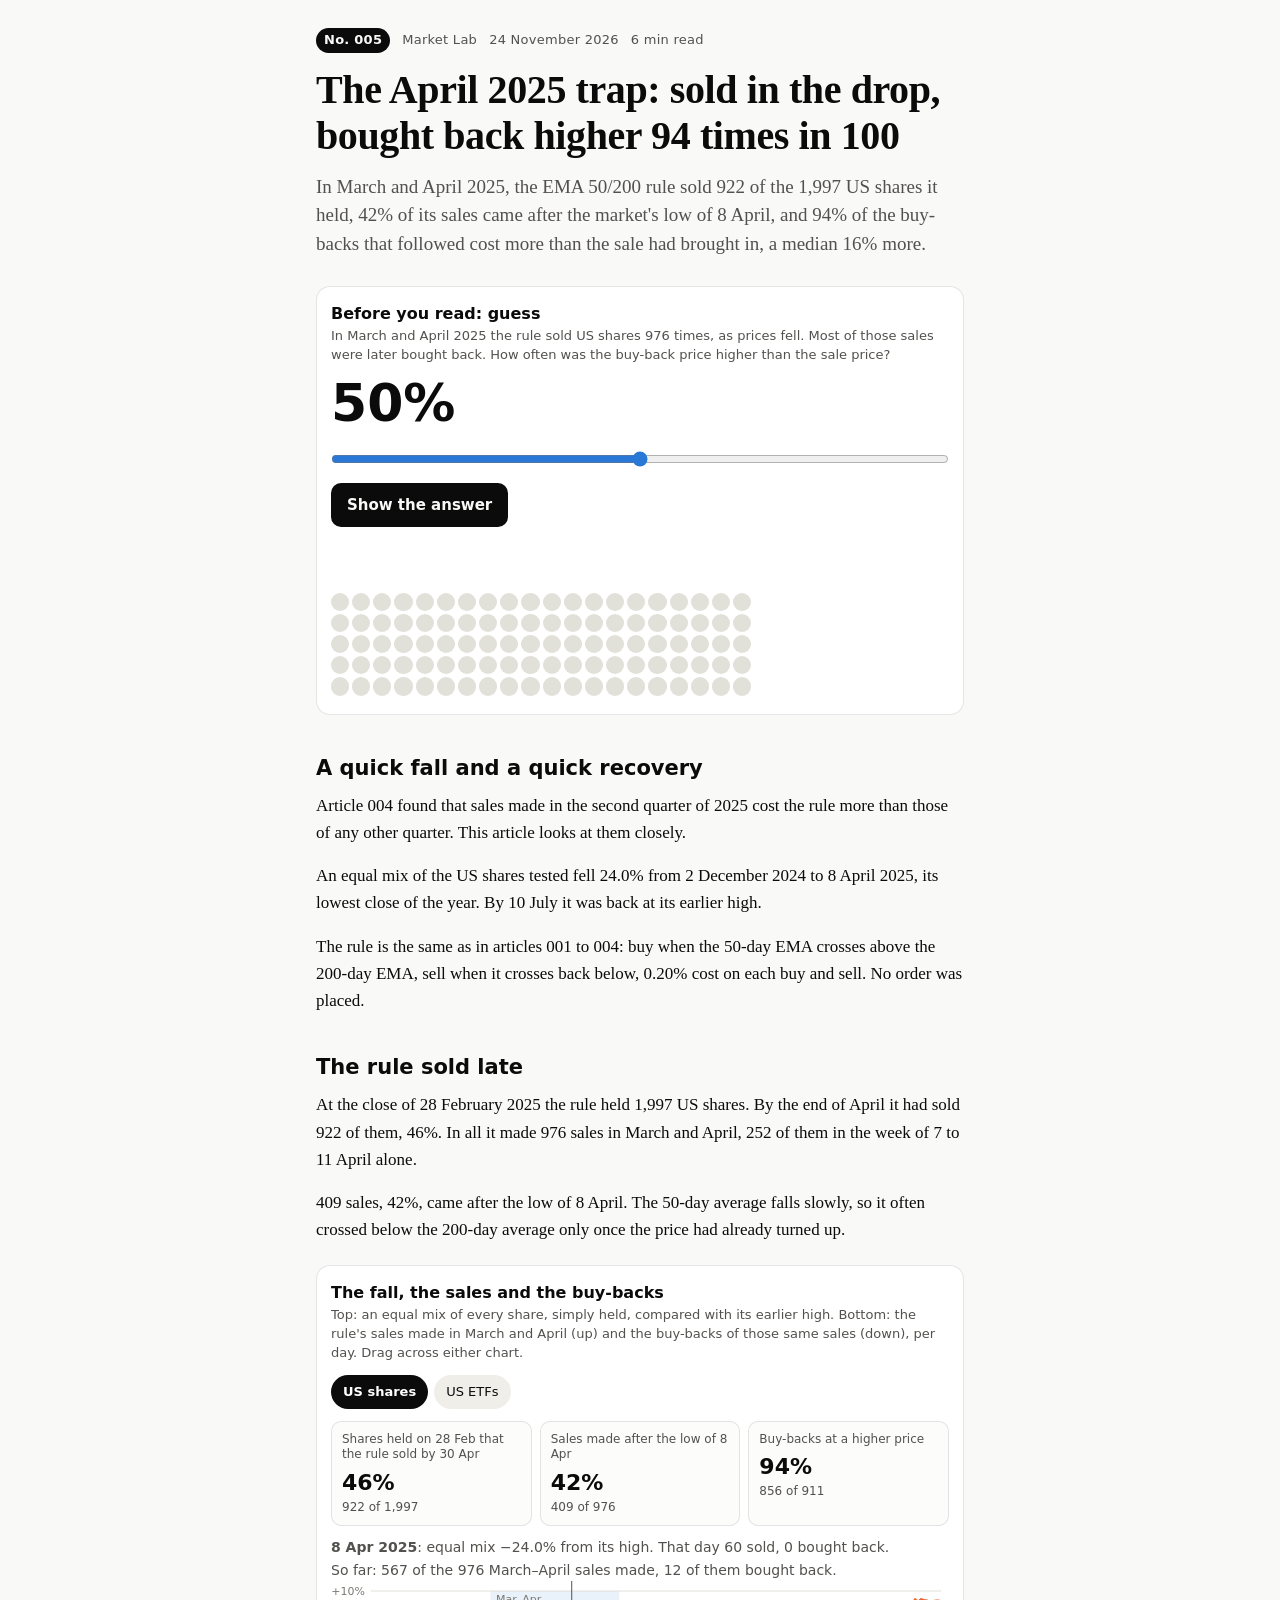
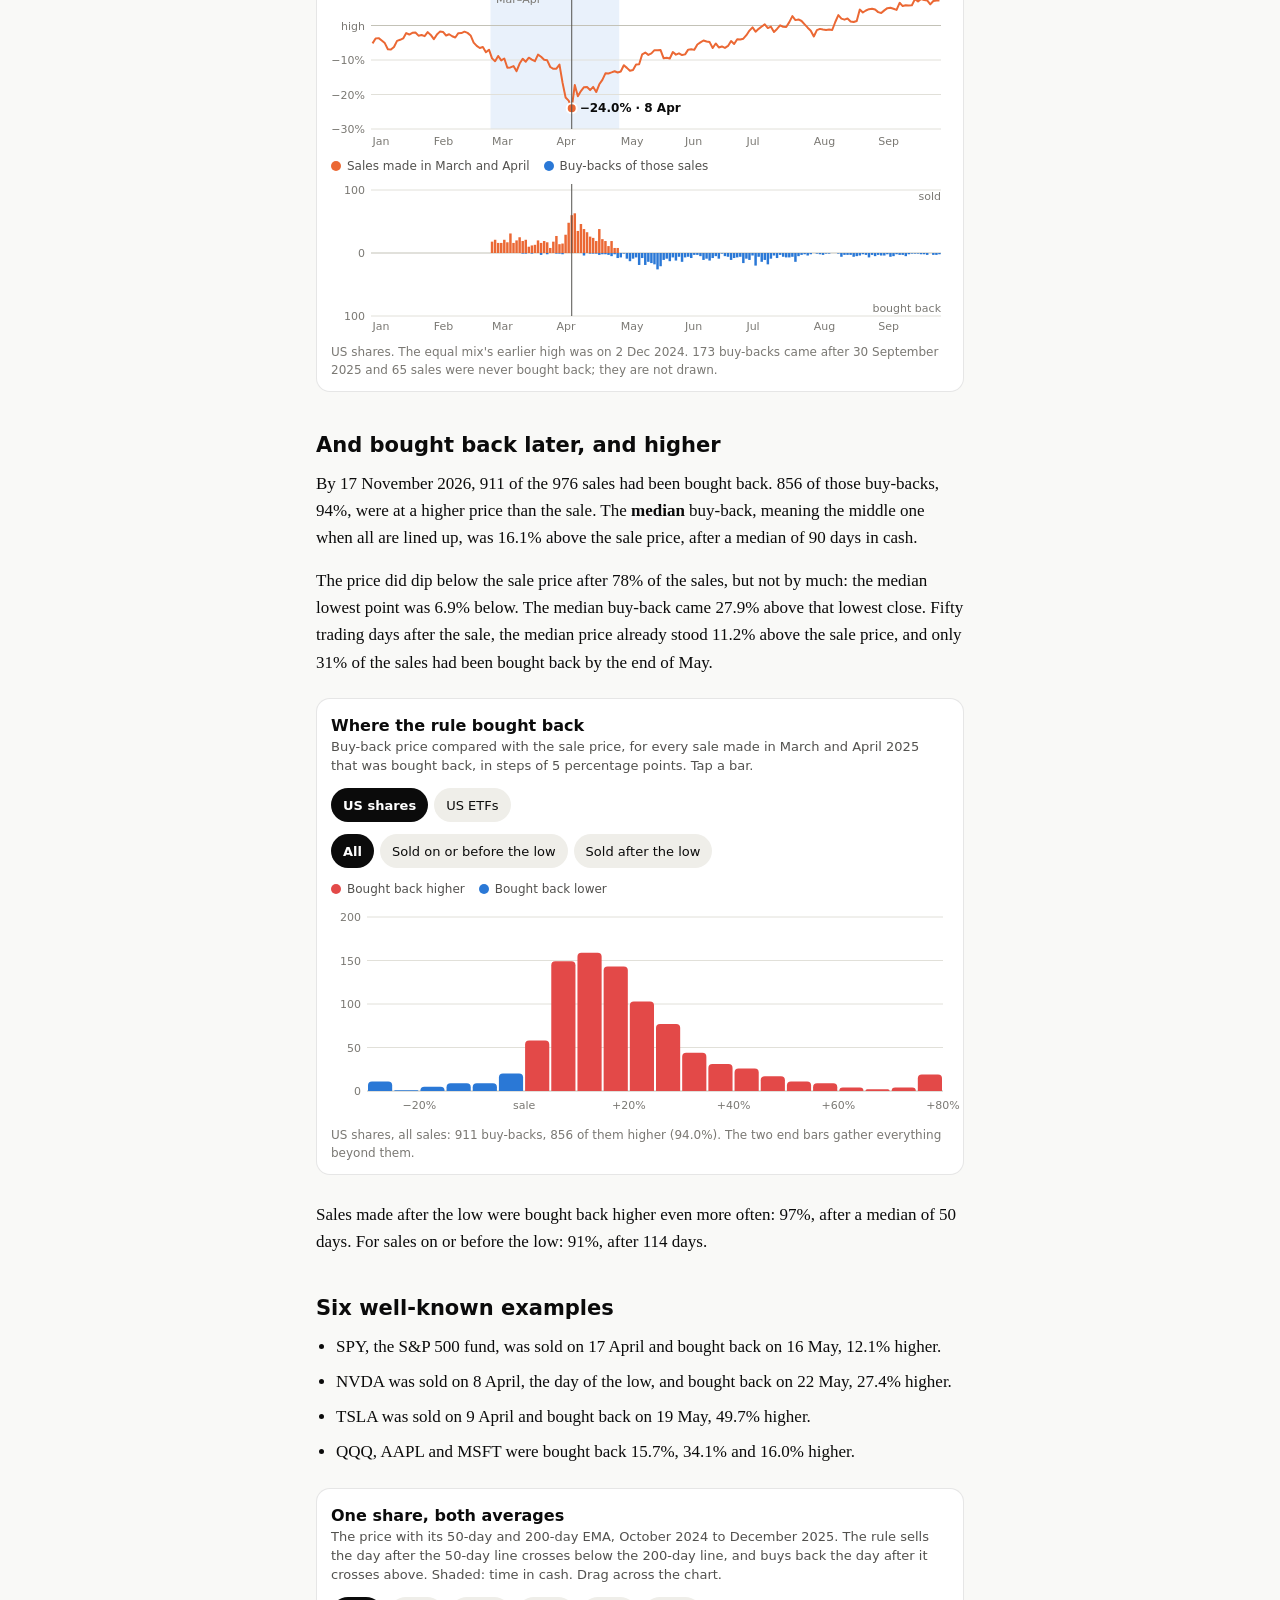
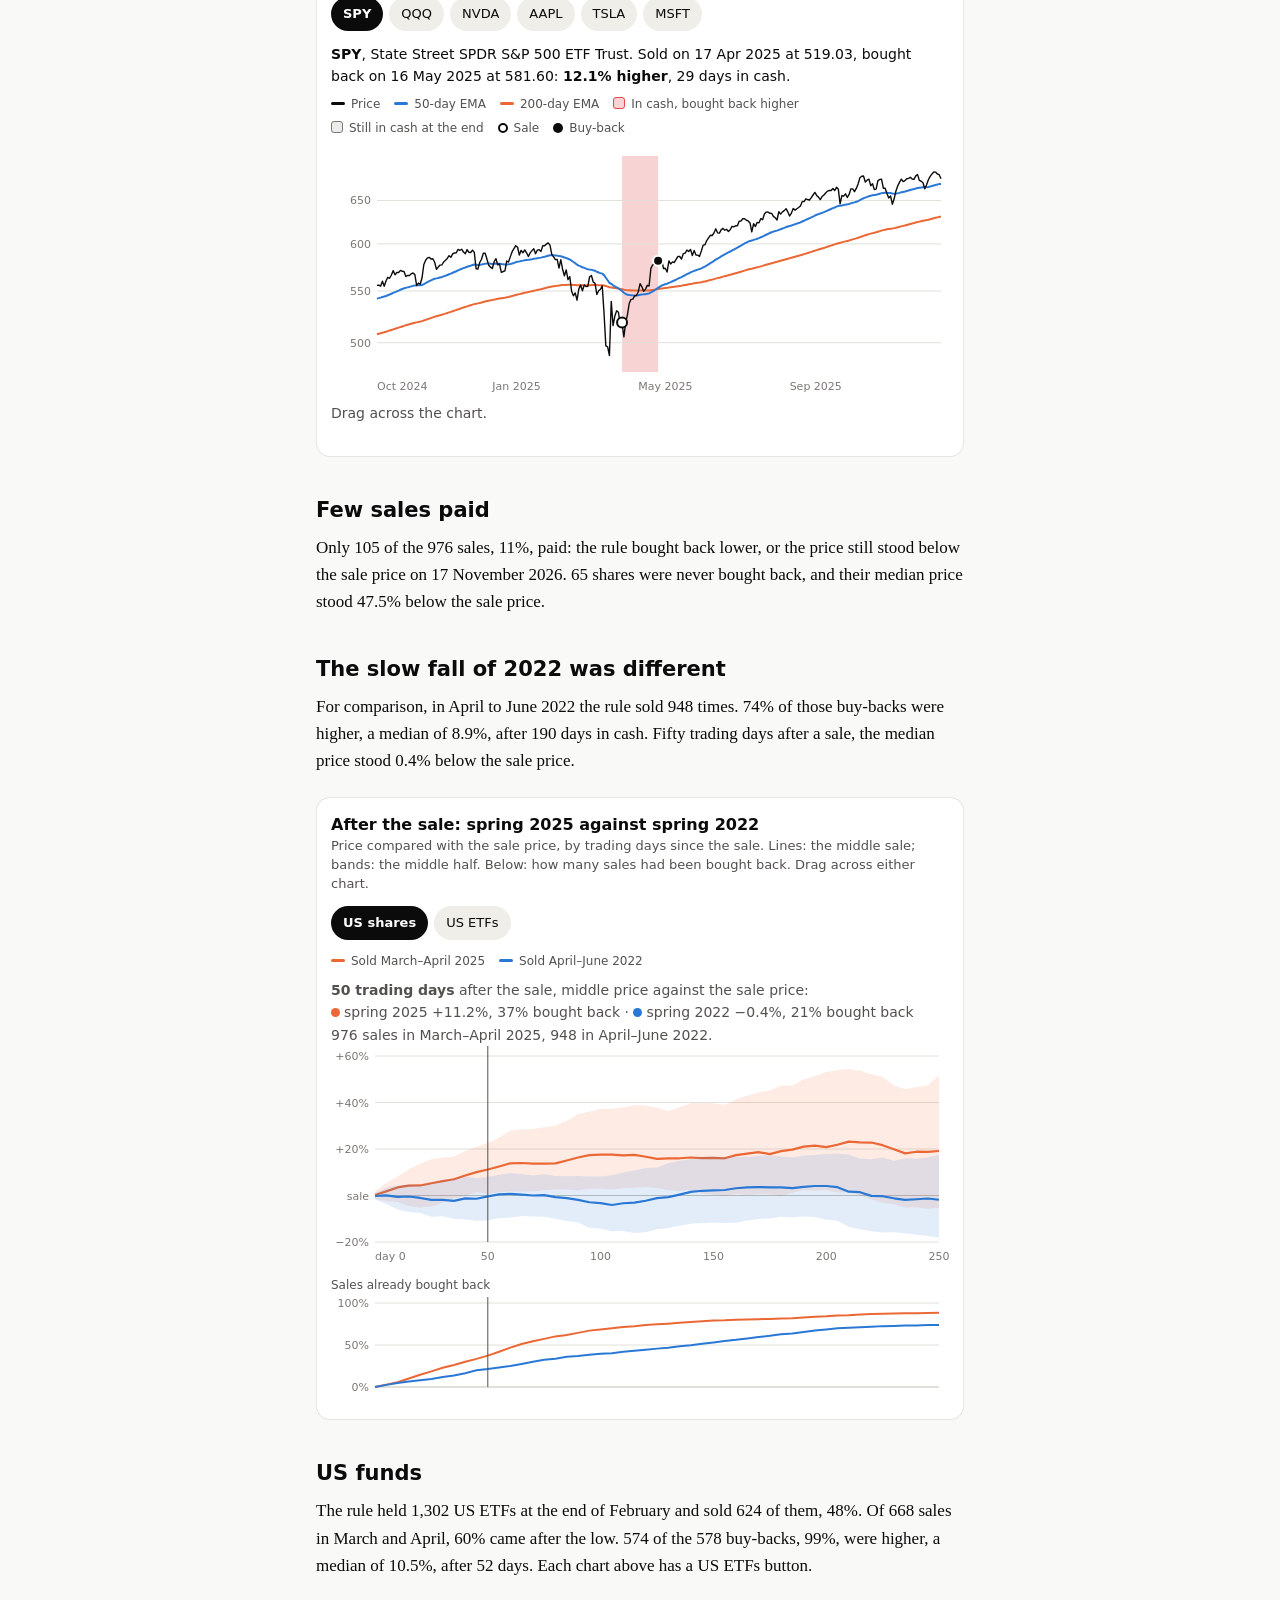
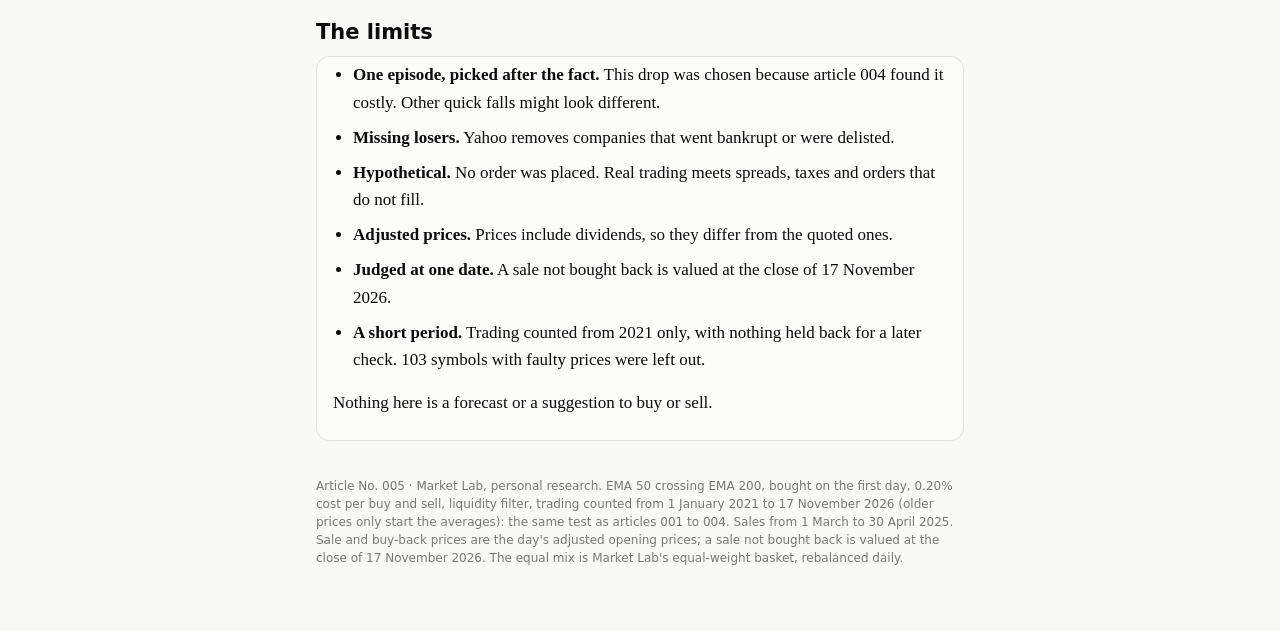
<file: files/articles/005-2026-11-24-april-2025-whipsaw.html>
<!doctype html>
<html lang="en">
<head>
<meta charset="utf-8">
<meta name="viewport" content="width=device-width, initial-scale=1, viewport-fit=cover">
<meta name="article-id" content="5">
<meta name="article-date" content="2026-11-24">
<title>The April 2025 whipsaw</title>
<style>
:root{
  color-scheme: light;
  --page:#f9f9f7; --surface:#fcfcfb; --card:#ffffff;
  --ink:#0b0b0b; --ink2:#52514e; --muted:#7a7873;
  --grid:#e1e0d9; --axis:#c3c2b7; --ring:rgba(11,11,11,0.10);
  --gain:#2a78d6; --loss:#e34948; --rule:#2a78d6; --hold:#eb6834;
  --accent:#2a78d6; --wash:rgba(42,120,214,0.10);
  --chip:#efeee9; --chip-on:#0b0b0b; --chip-on-ink:#ffffff;
}
@media (prefers-color-scheme: dark){
  :root:not([data-theme="light"]){
    color-scheme: dark;
    --page:#0d0d0d; --surface:#1a1a19; --card:#1a1a19;
    --ink:#f0efec; --ink2:#c3c2b7; --muted:#9a988f;
    --grid:#2c2c2a; --axis:#383835; --ring:rgba(255,255,255,0.10);
    --gain:#3987e5; --loss:#e66767; --rule:#3987e5; --hold:#d95926;
    --accent:#3987e5; --wash:rgba(57,135,229,0.14);
    --chip:#262624; --chip-on:#f0efec; --chip-on-ink:#0b0b0b;
  }
}
:root[data-theme="dark"]{
  color-scheme: dark;
  --page:#0d0d0d; --surface:#1a1a19; --card:#1a1a19;
  --ink:#f0efec; --ink2:#c3c2b7; --muted:#9a988f;
  --grid:#2c2c2a; --axis:#383835; --ring:rgba(255,255,255,0.10);
  --gain:#3987e5; --loss:#e66767; --rule:#3987e5; --hold:#d95926;
  --accent:#3987e5; --wash:rgba(57,135,229,0.14);
  --chip:#262624; --chip-on:#f0efec; --chip-on-ink:#0b0b0b;
}
*{box-sizing:border-box}
html{-webkit-text-size-adjust:100%}
body{margin:0;background:var(--page);color:var(--ink);
  font:17px/1.6 Georgia,"Noto Serif","Times New Roman",serif;}
.sans,.fig,.kicker,.chips,.tile,.tip,button,input,table,.small{font-family:system-ui,-apple-system,"Segoe UI",Roboto,sans-serif}
main{max-width:680px;margin:0 auto;padding:28px 16px 64px}
.kicker{display:flex;flex-wrap:wrap;gap:6px 12px;align-items:center;font-size:13px;color:var(--ink2);letter-spacing:.02em}
.idtag{display:inline-block;padding:2px 8px;border-radius:999px;background:var(--ink);color:var(--page);font-weight:600;font-variant-numeric:tabular-nums}
h1{font-size:clamp(28px,7vw,40px);line-height:1.15;margin:14px 0 14px;font-weight:700;letter-spacing:-.01em}
.standfirst{font-size:19px;line-height:1.5;color:var(--ink2);margin:0 0 28px}
h2{font-family:system-ui,-apple-system,"Segoe UI",Roboto,sans-serif;font-size:21px;line-height:1.3;margin:40px 0 10px}
p{margin:0 0 16px}
ul{padding-left:20px;margin:0 0 16px} li{margin:0 0 8px}
b,strong{font-weight:700}
.num{font-variant-numeric:tabular-nums;white-space:nowrap}
.fig{background:var(--card);border:1px solid var(--ring);border-radius:14px;padding:16px 14px 12px;margin:22px 0 26px}
.fig h3{font-size:16px;margin:0 0 2px;line-height:1.35}
.fig .sub{font-size:13px;color:var(--ink2);margin:0 0 12px;line-height:1.45}
.fig .note{font-size:12px;color:var(--muted);margin:10px 0 0;line-height:1.45}
.chips{display:flex;flex-wrap:wrap;gap:6px;margin:0 0 12px}
.chips button{border:0;border-radius:999px;padding:7px 12px;font-size:13px;background:var(--chip);color:var(--ink);cursor:pointer;min-height:34px}
.chips button[aria-pressed="true"]{background:var(--chip-on);color:var(--chip-on-ink);font-weight:600}
.chart{position:relative;width:100%;touch-action:pan-y;-webkit-user-select:none;user-select:none}
.chart svg{display:block;overflow:visible}
.ax{font-size:11px;fill:var(--muted);font-family:system-ui,-apple-system,"Segoe UI",Roboto,sans-serif;font-variant-numeric:tabular-nums}
.lab{font-size:12px;fill:var(--ink2);font-family:system-ui,-apple-system,"Segoe UI",Roboto,sans-serif}
.lab-b{font-size:12px;fill:var(--ink);font-weight:600;font-family:system-ui,-apple-system,"Segoe UI",Roboto,sans-serif}
.gridl{stroke:var(--grid);stroke-width:1}
.base{stroke:var(--axis);stroke-width:1}
.tip{position:absolute;display:none;pointer-events:none;z-index:5;background:var(--ink);color:var(--page);font-size:12px;line-height:1.45;padding:7px 9px;border-radius:8px;max-width:230px;box-shadow:0 4px 14px rgba(0,0,0,.18)}
.tip .k{display:inline-block;width:8px;height:8px;border-radius:50%;margin-right:6px;vertical-align:0}
.meds{font-family:system-ui,-apple-system,"Segoe UI",Roboto,sans-serif;font-size:13px;color:var(--ink);margin:8px 0 0;display:grid;gap:4px}
.medk{display:inline-block;width:12px;height:12px;border-radius:50%;border:2px solid var(--ink);margin-right:8px;vertical-align:-2px}
.legend{display:flex;flex-wrap:wrap;gap:4px 14px;font-size:12px;color:var(--ink2);margin:0 0 8px;font-family:system-ui,-apple-system,"Segoe UI",Roboto,sans-serif}
.legend i{display:inline-block;width:10px;height:10px;border-radius:50%;margin-right:6px;vertical-align:-1px}
.legend i.line{width:14px;height:3px;border-radius:2px;vertical-align:3px}
.tiles{display:grid;grid-template-columns:repeat(3,1fr);gap:8px;margin:12px 0 0}
.tile{background:var(--surface);border:1px solid var(--ring);border-radius:10px;padding:10px}
.tile .l{font-size:12px;color:var(--ink2);line-height:1.3}
.tile .v{font-size:22px;font-weight:650;margin-top:2px}
.hero{font-family:system-ui,-apple-system,"Segoe UI",Roboto,sans-serif;font-size:52px;font-weight:650;line-height:1;margin:6px 0 4px}
.readout{font-family:system-ui,-apple-system,"Segoe UI",Roboto,sans-serif;font-size:14px;color:var(--ink2);min-height:42px}
input[type=range]{width:100%;margin:10px 0 4px;accent-color:var(--accent);height:32px}
.btn{border:0;border-radius:10px;padding:10px 16px;font-size:15px;font-weight:600;background:var(--ink);color:var(--page);cursor:pointer;min-height:44px}
.btn.ghost{background:var(--chip);color:var(--ink)}
.row{display:flex;gap:8px;flex-wrap:wrap;align-items:center}
.waffle{display:grid;grid-template-columns:repeat(20,1fr);gap:3px;margin:14px 0 6px;max-width:420px}
.waffle span{aspect-ratio:1;border-radius:50%;background:var(--grid);transition:background .25s}
.deal{list-style:none;padding:0;margin:12px 0 0;font-family:system-ui,-apple-system,"Segoe UI",Roboto,sans-serif;font-size:14px}
.deal li{display:grid;grid-template-columns:12px 1fr auto;gap:10px;align-items:center;padding:7px 0;border-bottom:1px solid var(--grid);margin:0;animation:pop .25s ease both}
.deal li .d{width:10px;height:10px;border-radius:50%}
.deal li .s{color:var(--ink2);font-size:12px}
.deal li .r{font-weight:650;font-variant-numeric:tabular-nums}
@keyframes pop{from{opacity:0;transform:translateY(4px)}to{opacity:1;transform:none}}
.bars{font-family:system-ui,-apple-system,"Segoe UI",Roboto,sans-serif;font-size:13px}
.bars .g{margin:0 0 14px}
.bars .g b{font-size:14px}
.bars .m{display:grid;grid-template-columns:1fr auto;gap:2px 10px;align-items:center;margin:6px 0 0;color:var(--ink2)}
.bars .track{grid-column:1 / -1;height:8px;border-radius:999px;background:var(--grid);overflow:hidden}
.bars .fill{height:100%;border-radius:999px;background:var(--accent)}
details{margin:10px 0 0;font-family:system-ui,-apple-system,"Segoe UI",Roboto,sans-serif;font-size:13px}
summary{cursor:pointer;color:var(--ink2);min-height:32px;padding-top:4px}
table{border-collapse:collapse;width:100%;font-size:12px;margin-top:6px;font-variant-numeric:tabular-nums}
th,td{text-align:right;padding:4px 6px;border-bottom:1px solid var(--grid)}
th:first-child,td:first-child{text-align:left}
.tablewrap{max-height:260px;overflow:auto}
.limits{background:var(--surface);border:1px solid var(--ring);border-radius:14px;padding:4px 16px 8px}
footer{margin-top:36px;font-size:12px;color:var(--muted);line-height:1.5}
@media (max-width:420px){ .tile .v{font-size:19px} .hero{font-size:44px} body{font-size:16.5px} }
@media (prefers-reduced-motion: reduce){ *{animation:none!important;transition:none!important} }
:root{--loss-wash:rgba(227,73,72,0.24);--gain-wash:rgba(42,120,214,0.26);--end-wash:rgba(137,135,129,0.16)}
@media (prefers-color-scheme: dark){:root:not([data-theme="light"]){--loss-wash:rgba(230,103,103,0.22);--gain-wash:rgba(57,135,229,0.24);--end-wash:rgba(154,152,143,0.18)}}
:root[data-theme="dark"]{--loss-wash:rgba(230,103,103,0.22);--gain-wash:rgba(57,135,229,0.24);--end-wash:rgba(154,152,143,0.18)}
.legend i.sq{border-radius:3px;width:12px;height:12px}
.spellinfo{font-family:system-ui,-apple-system,"Segoe UI",Roboto,sans-serif;font-size:14px;color:var(--ink2);min-height:44px;margin-top:8px}
.sum2{font-family:system-ui,-apple-system,"Segoe UI",Roboto,sans-serif;font-size:14px;margin:4px 0 8px}
.sum2 b{font-weight:650}
.minihead{font-family:system-ui,-apple-system,"Segoe UI",Roboto,sans-serif;font-size:12px;color:var(--ink2);margin:10px 0 2px}
:root{--c1:#2a78d6;--c2:#eb6834}
@media (prefers-color-scheme: dark){:root:not([data-theme="light"]){--c1:#3987e5;--c2:#d95926}}
:root[data-theme="dark"]{--c1:#3987e5;--c2:#d95926}
</style>
</head>
<body>
<main>
<div class="kicker"><span class="idtag">No. 005</span><span>Market Lab</span><span>24 November 2026</span><span>6 min read</span></div>
<h1>The April 2025 trap: sold in the drop, bought back higher 94 times in 100</h1>
<p class="standfirst">In March and April 2025, the EMA 50/200 rule sold 922 of the 1,997 US shares it held, 42% of its sales came after the market's low of 8 April, and 94% of the buy-backs that followed cost more than the sale had brought in, a median 16% more.</p>

<div class="fig" id="guess">
  <h3>Before you read: guess</h3>
  <p class="sub">In March and April 2025 the rule sold US shares 976 times, as prices fell. Most of those sales were later bought back. How often was the buy-back price higher than the sale price?</p>
  <div class="hero" id="guessVal">50%</div>
  <input type="range" id="guessIn" min="0" max="100" value="50" aria-label="Your guess, percent of buy-backs that were higher">
  <div class="row"><button class="btn" id="guessBtn">Show the answer</button></div>
  <div id="guessOut" class="readout" style="margin-top:10px" aria-live="polite"></div>
  <div class="waffle" id="waffle" aria-hidden="true"></div>
</div>

<h2>A quick fall and a quick recovery</h2>
<p>Article 004 found that sales made in the second quarter of 2025 cost the rule more than those of any other quarter. This article looks at them closely.</p>
<p>An equal mix of the US shares tested fell 24.0% from 2 December 2024 to 8 April 2025, its lowest close of the year. By 10 July it was back at its earlier high.</p>
<p>The rule is the same as in articles 001 to 004: buy when the 50-day EMA crosses above the 200-day EMA, sell when it crosses back below, 0.20% cost on each buy and sell. No order was placed.</p>

<h2>The rule sold late</h2>
<p>At the close of 28 February 2025 the rule held 1,997 US shares. By the end of April it had sold 922 of them, 46%. In all it made 976 sales in March and April, 252 of them in the week of 7 to 11 April alone.</p>
<p>409 sales, 42%, came after the low of 8 April. The 50-day average falls slowly, so it often crossed below the 200-day average only once the price had already turned up.</p>

<div class="fig">
  <h3>The fall, the sales and the buy-backs</h3>
  <p class="sub">Top: an equal mix of every share, simply held, compared with its earlier high. Bottom: the rule's sales made in March and April (up) and the buy-backs of those same sales (down), per day. Drag across either chart.</p>
  <div class="chips" id="tlChips"></div>
  <div class="tiles" id="tlTiles"></div>
  <div class="readout" id="tlText" aria-live="polite" style="margin-top:10px"></div>
  <div class="chart" id="tlTop"></div>
  <div class="legend" style="margin-top:6px"><span><i style="background:var(--c2)"></i>Sales made in March and April</span><span><i style="background:var(--c1)"></i>Buy-backs of those sales</span></div>
  <div class="chart" id="tlBot"></div>
  <p class="note" id="tlNote"></p>
</div>

<h2>And bought back later, and higher</h2>
<p>By 17 November 2026, 911 of the 976 sales had been bought back. 856 of those buy-backs, 94%, were at a higher price than the sale. The <b>median</b> buy-back, meaning the middle one when all are lined up, was 16.1% above the sale price, after a median of 90 days in cash.</p>
<p>The price did dip below the sale price after 78% of the sales, but not by much: the median lowest point was 6.9% below. The median buy-back came 27.9% above that lowest close. Fifty trading days after the sale, the median price already stood 11.2% above the sale price, and only 31% of the sales had been bought back by the end of May.</p>

<div class="fig">
  <h3>Where the rule bought back</h3>
  <p class="sub">Buy-back price compared with the sale price, for every sale made in March and April 2025 that was bought back, in steps of 5 percentage points. Tap a bar.</p>
  <div class="chips" id="hgChips"></div>
  <div class="chips" id="hgSplit"></div>
  <div class="legend"><span><i style="background:var(--loss)"></i>Bought back higher</span><span><i style="background:var(--gain)"></i>Bought back lower</span></div>
  <div class="chart" id="hist"></div>
  <p class="note" id="hgNote"></p>
</div>

<p>Sales made after the low were bought back higher even more often: 97%, after a median of 50 days. For sales on or before the low: 91%, after 114 days.</p>

<h2>Six well-known examples</h2>
<ul>
<li>SPY, the S&amp;P 500 fund, was sold on 17 April and bought back on 16 May, 12.1% higher.</li>
<li>NVDA was sold on 8 April, the day of the low, and bought back on 22 May, 27.4% higher.</li>
<li>TSLA was sold on 9 April and bought back on 19 May, 49.7% higher.</li>
<li>QQQ, AAPL and MSFT were bought back 15.7%, 34.1% and 16.0% higher.</li>
</ul>

<div class="fig">
  <h3>One share, both averages</h3>
  <p class="sub">The price with its 50-day and 200-day EMA, October 2024 to December 2025. The rule sells the day after the 50-day line crosses below the 200-day line, and buys back the day after it crosses above. Shaded: time in cash. Drag across the chart.</p>
  <div class="chips" id="exChips"></div>
  <div class="sum2" id="exSum"></div>
  <div class="legend"><span><i class="line" style="background:var(--ink)"></i>Price</span><span><i class="line" style="background:var(--c1)"></i>50-day EMA</span><span><i class="line" style="background:var(--c2)"></i>200-day EMA</span><span><i class="sq" style="background:var(--loss-wash);border:1px solid var(--loss)"></i>In cash, bought back higher</span><span><i class="sq" style="background:var(--end-wash);border:1px solid var(--muted)"></i>Still in cash at the end</span><span><i style="background:var(--card);border:2px solid var(--ink);box-sizing:border-box"></i>Sale</span><span><i style="background:var(--ink)"></i>Buy-back</span></div>
  <div class="chart" id="ex"></div>
  <div class="readout" id="exInfo" aria-live="polite" style="margin-top:6px">Drag across the chart.</div>
</div>

<h2>Few sales paid</h2>
<p>Only 105 of the 976 sales, 11%, paid: the rule bought back lower, or the price still stood below the sale price on 17 November 2026. 65 shares were never bought back, and their median price stood 47.5% below the sale price.</p>

<h2>The slow fall of 2022 was different</h2>
<p>For comparison, in April to June 2022 the rule sold 948 times. 74% of those buy-backs were higher, a median of 8.9%, after 190 days in cash. Fifty trading days after a sale, the median price stood 0.4% below the sale price.</p>

<div class="fig">
  <h3>After the sale: spring 2025 against spring 2022</h3>
  <p class="sub">Price compared with the sale price, by trading days since the sale. Lines: the middle sale; bands: the middle half. Below: how many sales had been bought back. Drag across either chart.</p>
  <div class="chips" id="paChips"></div>
  <div class="legend"><span><i class="line" style="background:var(--c2)"></i>Sold March–April 2025</span><span><i class="line" style="background:var(--c1)"></i>Sold April–June 2022</span></div>
  <div class="readout" id="paText" aria-live="polite"></div>
  <div class="chart" id="path"></div>
  <div class="minihead">Sales already bought back</div>
  <div class="chart" id="back"></div>
</div>

<h2>US funds</h2>
<p>The rule held 1,302 US ETFs at the end of February and sold 624 of them, 48%. Of 668 sales in March and April, 60% came after the low. 574 of the 578 buy-backs, 99%, were higher, a median of 10.5%, after 52 days. Each chart above has a US ETFs button.</p>

<h2>The limits</h2>
<div class="limits">
<ul>
<li><b>One episode, picked after the fact.</b> This drop was chosen because article 004 found it costly. Other quick falls might look different.</li>
<li><b>Missing losers.</b> Yahoo removes companies that went bankrupt or were delisted.</li>
<li><b>Hypothetical.</b> No order was placed. Real trading meets spreads, taxes and orders that do not fill.</li>
<li><b>Adjusted prices.</b> Prices include dividends, so they differ from the quoted ones.</li>
<li><b>Judged at one date.</b> A sale not bought back is valued at the close of 17 November 2026.</li>
<li><b>A short period.</b> Trading counted from 2021 only, with nothing held back for a later check. 103 symbols with faulty prices were left out.</li>
</ul>
<p>Nothing here is a forecast or a suggestion to buy or sell.</p>
</div>

<footer class="sans">Article No. 005 · Market Lab, personal research. EMA 50 crossing EMA 200, bought on the first day, 0.20% cost per buy and sell, liquidity filter, trading counted from 1 January 2021 to 17 November 2026 (older prices only start the averages): the same test as articles 001 to 004. Sales from 1 March to 30 April 2025. Sale and buy-back prices are the day's adjusted opening prices; a sale not bought back is valued at the close of 17 November 2026. The equal mix is Market Lab's equal-weight basket, rebalanced daily.</footer>
</main>

<script>
const DATA = {"groups":["US shares","US ETFs"],"window":["2025-03-01","2025-04-30"],"low":"2025-04-08","group":{"US shares":{"sales":976,"symbols":964,"held":1997,"sold_of_held":922,"before":567,"after":409,"bought":911,"higher":856,"median_change":0.16084830052413746,"median_days":90.0,"open":65,"paid":105,"backs":{"2025-05-31":303,"2025-06-30":449,"2025-07-31":622,"2025-09-30":738,"2025-12-31":812},"peak_day":"2024-12-02","tl":{"d":["2025-01-02","2025-01-03","2025-01-06","2025-01-07","2025-01-08","2025-01-10","2025-01-13","2025-01-14","2025-01-15","2025-01-16","2025-01-17","2025-01-21","2025-01-22","2025-01-23","2025-01-24","2025-01-27","2025-01-28","2025-01-29","2025-01-30","2025-01-31","2025-02-03","2025-02-04","2025-02-05","2025-02-06","2025-02-07","2025-02-10","2025-02-11","2025-02-12","2025-02-13","2025-02-14","2025-02-18","2025-02-19","2025-02-20","2025-02-21","2025-02-24","2025-02-25","2025-02-26","2025-02-27","2025-02-28","2025-03-03","2025-03-04","2025-03-05","2025-03-06","2025-03-07","2025-03-10","2025-03-11","2025-03-12","2025-03-13","2025-03-14","2025-03-17","2025-03-18","2025-03-19","2025-03-20","2025-03-21","2025-03-24","2025-03-25","2025-03-26","2025-03-27","2025-03-28","2025-03-31","2025-04-01","2025-04-02","2025-04-03","2025-04-04","2025-04-07","2025-04-08","2025-04-09","2025-04-10","2025-04-11","2025-04-14","2025-04-15","2025-04-16","2025-04-17","2025-04-21","2025-04-22","2025-04-23","2025-04-24","2025-04-25","2025-04-28","2025-04-29","2025-04-30","2025-05-01","2025-05-02","2025-05-05","2025-05-06","2025-05-07","2025-05-08","2025-05-09","2025-05-12","2025-05-13","2025-05-14","2025-05-15","2025-05-16","2025-05-19","2025-05-20","2025-05-21","2025-05-22","2025-05-23","2025-05-27","2025-05-28","2025-05-29","2025-05-30","2025-06-02","2025-06-03","2025-06-04","2025-06-05","2025-06-06","2025-06-09","2025-06-10","2025-06-11","2025-06-12","2025-06-13","2025-06-16","2025-06-17","2025-06-18","2025-06-20","2025-06-23","2025-06-24","2025-06-25","2025-06-26","2025-06-27","2025-06-30","2025-07-01","2025-07-02","2025-07-03","2025-07-07","2025-07-08","2025-07-09","2025-07-10","2025-07-11","2025-07-14","2025-07-15","2025-07-16","2025-07-17","2025-07-18","2025-07-21","2025-07-22","2025-07-23","2025-07-24","2025-07-25","2025-07-28","2025-07-29","2025-07-30","2025-07-31","2025-08-01","2025-08-04","2025-08-05","2025-08-06","2025-08-07","2025-08-08","2025-08-11","2025-08-12","2025-08-13","2025-08-14","2025-08-15","2025-08-18","2025-08-19","2025-08-20","2025-08-21","2025-08-22","2025-08-25","2025-08-26","2025-08-27","2025-08-28","2025-08-29","2025-09-02","2025-09-03","2025-09-04","2025-09-05","2025-09-08","2025-09-09","2025-09-10","2025-09-11","2025-09-12","2025-09-15","2025-09-16","2025-09-17","2025-09-18","2025-09-19","2025-09-22","2025-09-23","2025-09-24","2025-09-25","2025-09-26","2025-09-29","2025-09-30"],"mix":[-0.0518,-0.0375,-0.0366,-0.0436,-0.051,-0.0687,-0.0697,-0.0621,-0.0446,-0.0415,-0.0374,-0.022,-0.0261,-0.0212,-0.0204,-0.0294,-0.0277,-0.0309,-0.0192,-0.0272,-0.0397,-0.0263,-0.0177,-0.0187,-0.0289,-0.0253,-0.0311,-0.0348,-0.0223,-0.0221,-0.0179,-0.0214,-0.0288,-0.0495,-0.0591,-0.0652,-0.0625,-0.0775,-0.0701,-0.0953,-0.1034,-0.0883,-0.1011,-0.0957,-0.1224,-0.1216,-0.1176,-0.1324,-0.1103,-0.0964,-0.1049,-0.0934,-0.0986,-0.1034,-0.0843,-0.0905,-0.0994,-0.101,-0.1203,-0.1256,-0.1252,-0.1134,-0.1656,-0.2086,-0.2178,-0.2397,-0.1725,-0.2052,-0.19,-0.1789,-0.1785,-0.1872,-0.178,-0.1928,-0.1704,-0.1577,-0.1387,-0.139,-0.136,-0.1326,-0.1362,-0.1335,-0.1152,-0.1228,-0.1314,-0.1289,-0.1128,-0.1124,-0.0835,-0.0784,-0.0852,-0.0808,-0.0715,-0.072,-0.0713,-0.0951,-0.0935,-0.0956,-0.0769,-0.0844,-0.0806,-0.0856,-0.0837,-0.0699,-0.0686,-0.0706,-0.055,-0.049,-0.0435,-0.0465,-0.0481,-0.0653,-0.0521,-0.0636,-0.0607,-0.0649,-0.0593,-0.0451,-0.0536,-0.0399,-0.0408,-0.0382,-0.0281,-0.0147,-0.0054,-0.0179,-0.0097,-0.003,0.0034,-0.0075,-0.0033,-0.0186,-0.01,0.0005,-0.0036,-0.0045,0.0097,0.0271,0.0156,0.0175,0.0131,0.0034,-0.0063,-0.015,-0.0318,-0.0133,-0.0098,-0.0116,-0.013,-0.0115,-0.013,0.0101,0.0302,0.02,0.017,0.0203,0.0118,0.01,0.0132,0.0461,0.0377,0.0434,0.0473,0.0488,0.0463,0.0388,0.0363,0.0438,0.0503,0.0514,0.0487,0.0453,0.0658,0.0563,0.0587,0.0583,0.0586,0.0764,0.0697,0.0767,0.0737,0.0726,0.0614,0.0709,0.0726,0.0722],"sold":[0,0,0,0,0,0,0,0,0,0,0,0,0,0,0,0,0,0,0,0,0,0,0,0,0,0,0,0,0,0,0,0,0,0,0,0,0,0,0,18,21,16,16,21,17,31,16,20,25,19,21,10,12,13,20,16,19,17,8,18,27,14,15,29,48,60,63,35,46,38,33,26,24,19,38,22,19,11,19,8,8,0,0,0,0,0,0,0,0,0,0,0,0,0,0,0,0,0,0,0,0,0,0,0,0,0,0,0,0,0,0,0,0,0,0,0,0,0,0,0,0,0,0,0,0,0,0,0,0,0,0,0,0,0,0,0,0,0,0,0,0,0,0,0,0,0,0,0,0,0,0,0,0,0,0,0,0,0,0,0,0,0,0,0,0,0,0,0,0,0,0,0,0,0,0,0,0,0,0,0,0,0,0,0,0,0],"back":[0,0,0,0,0,0,0,0,0,0,0,0,0,0,0,0,0,0,0,0,0,0,0,0,0,0,0,0,0,0,0,0,0,0,0,0,0,0,0,0,0,0,0,0,0,0,0,0,0,1,1,0,1,0,0,3,0,2,0,0,1,1,2,0,0,0,0,0,0,4,0,1,1,1,3,2,2,3,5,2,8,7,1,9,13,9,7,19,8,19,14,16,18,26,21,11,9,13,7,12,6,14,7,6,8,3,3,5,11,9,12,8,5,9,1,5,6,11,8,7,6,16,9,11,4,20,6,14,11,18,9,4,8,3,6,7,7,6,14,5,3,2,4,2,0,1,2,3,1,1,0,0,1,6,3,3,3,6,5,4,2,3,7,3,5,3,4,4,2,6,5,2,3,3,5,2,1,1,1,2,2,3,0,3,3,2]},"hist":{"edges":[-30,-25,-20,-15,-10,-5,0,5,10,15,20,25,30,35,40,45,50,55,60,65,70,75,80],"n":[11,1,5,9,9,20,58,149,159,143,103,77,44,31,26,17,11,9,4,2,4,19],"under":8,"over":18,"split":{"before":[9,1,4,8,6,17,36,78,79,72,55,41,33,20,20,11,8,7,0,1,3,12],"after":[2,0,1,1,3,3,22,71,80,71,48,36,11,11,6,6,3,2,4,1,1,7]}},"paths":{"2025":{"n":976,"q25":[-0.0156,-0.0237,-0.0284,-0.0447,-0.0517,-0.0476,-0.0315,-0.0123,-0.0021,0.0138,0.0077,0.0139,0.0175,0.0174,0.0169,0.0231,0.0263,0.0263,0.0218,0.0288,0.0285,0.0262,0.0307,0.0338,0.037,0.0326,0.0228,0.0198,0.024,0.0087,0.0034,-0.0024,0.0067,0.0025,0.0059,0.0042,-0.0026,0.0123,0.0229,0.0199,0.0231,0.0126,0.0128,0.0016,-0.0157,-0.0308,-0.0372,-0.0516,-0.05,-0.0581,-0.0526],"med":[0.0024,0.0176,0.0346,0.0422,0.0432,0.0528,0.0619,0.0698,0.0862,0.1007,0.1118,0.1248,0.1386,0.1397,0.1368,0.1375,0.138,0.1503,0.1633,0.1736,0.1759,0.1754,0.1726,0.1747,0.1665,0.1573,0.16,0.1601,0.1634,0.1604,0.162,0.16,0.1735,0.1803,0.1869,0.178,0.191,0.1974,0.21,0.2145,0.2082,0.2183,0.2319,0.2288,0.2278,0.2165,0.1986,0.1813,0.1883,0.1879,0.1915],"q75":[0.0181,0.0539,0.0817,0.1127,0.1366,0.1561,0.1634,0.1664,0.1918,0.21,0.2254,0.249,0.2782,0.2839,0.2864,0.2939,0.2997,0.3215,0.3491,0.3615,0.3718,0.3729,0.3791,0.3887,0.3875,0.377,0.363,0.381,0.3966,0.398,0.3964,0.3892,0.4127,0.429,0.4428,0.4517,0.4727,0.4719,0.4995,0.5129,0.5314,0.5394,0.5438,0.5361,0.521,0.5097,0.4744,0.4575,0.4662,0.4743,0.5153],"back":[0.0,0.0266,0.0564,0.1004,0.1465,0.1855,0.2295,0.2623,0.3012,0.335,0.373,0.4191,0.4682,0.5123,0.5441,0.5727,0.6025,0.6199,0.6445,0.6711,0.6855,0.6988,0.7131,0.7223,0.7367,0.7459,0.7541,0.7643,0.7746,0.7828,0.792,0.7941,0.8002,0.8033,0.8074,0.8105,0.8156,0.8197,0.8268,0.835,0.8412,0.8504,0.8545,0.8617,0.8689,0.8719,0.875,0.8791,0.8791,0.8801,0.8832]},"2022":{"n":948,"q25":[-0.0168,-0.0363,-0.0601,-0.0705,-0.0754,-0.0909,-0.0896,-0.1012,-0.1027,-0.1085,-0.1079,-0.0973,-0.0951,-0.0881,-0.0898,-0.0915,-0.0996,-0.1095,-0.1162,-0.1387,-0.1432,-0.154,-0.1525,-0.1616,-0.1581,-0.1452,-0.1397,-0.1306,-0.1216,-0.1181,-0.1156,-0.1186,-0.1176,-0.1078,-0.1008,-0.099,-0.0911,-0.0937,-0.09,-0.0923,-0.1048,-0.1091,-0.1353,-0.1448,-0.1543,-0.1592,-0.1579,-0.1627,-0.1691,-0.174,-0.1813],"med":[-0.0022,0.0004,-0.0056,-0.0044,-0.0106,-0.019,-0.0187,-0.0228,-0.0123,-0.0139,-0.0037,0.0046,0.007,0.004,-0.0,0.0017,-0.0072,-0.0116,-0.0186,-0.029,-0.0331,-0.0407,-0.0333,-0.0308,-0.0225,-0.0113,-0.0068,0.0039,0.0155,0.0203,0.0219,0.0236,0.0311,0.0346,0.0361,0.0351,0.0353,0.0319,0.0367,0.0408,0.0409,0.0359,0.0163,0.0143,-0.0018,-0.0031,-0.012,-0.0186,-0.0162,-0.013,-0.0182],"q75":[0.0109,0.0338,0.0429,0.048,0.0427,0.0532,0.0648,0.0705,0.0819,0.0737,0.0809,0.089,0.0963,0.092,0.0856,0.0909,0.0834,0.0823,0.0836,0.082,0.0812,0.0874,0.099,0.1072,0.1181,0.1199,0.1391,0.149,0.1554,0.1669,0.1681,0.1632,0.168,0.1655,0.1701,0.1727,0.1675,0.1636,0.1721,0.1747,0.1782,0.181,0.1757,0.1589,0.1558,0.1639,0.1489,0.1607,0.1584,0.1631,0.175],"back":[0.0,0.0253,0.0464,0.0665,0.0802,0.0949,0.1181,0.1382,0.1646,0.1994,0.2141,0.2321,0.25,0.2743,0.3006,0.3238,0.3354,0.3597,0.3692,0.3829,0.3956,0.4019,0.4188,0.4304,0.4441,0.4568,0.4673,0.4863,0.4968,0.5158,0.5306,0.5475,0.5612,0.5781,0.5949,0.6097,0.6276,0.6382,0.6551,0.673,0.6857,0.6994,0.7046,0.712,0.7184,0.7247,0.7268,0.731,0.7331,0.7384,0.7384]}}},"US ETFs":{"sales":668,"symbols":657,"held":1302,"sold_of_held":624,"before":265,"after":403,"bought":578,"higher":574,"median_change":0.10473912706019861,"median_days":52.0,"open":90,"paid":10,"backs":{"2025-05-31":296,"2025-06-30":414,"2025-07-31":514,"2025-09-30":562,"2025-12-31":573},"peak_day":"2025-02-18","tl":{"d":["2025-01-02","2025-01-03","2025-01-06","2025-01-07","2025-01-08","2025-01-10","2025-01-13","2025-01-14","2025-01-15","2025-01-16","2025-01-17","2025-01-21","2025-01-22","2025-01-23","2025-01-24","2025-01-27","2025-01-28","2025-01-29","2025-01-30","2025-01-31","2025-02-03","2025-02-04","2025-02-05","2025-02-06","2025-02-07","2025-02-10","2025-02-11","2025-02-12","2025-02-13","2025-02-14","2025-02-18","2025-02-19","2025-02-20","2025-02-21","2025-02-24","2025-02-25","2025-02-26","2025-02-27","2025-02-28","2025-03-03","2025-03-04","2025-03-05","2025-03-06","2025-03-07","2025-03-10","2025-03-11","2025-03-12","2025-03-13","2025-03-14","2025-03-17","2025-03-18","2025-03-19","2025-03-20","2025-03-21","2025-03-24","2025-03-25","2025-03-26","2025-03-27","2025-03-28","2025-03-31","2025-04-01","2025-04-02","2025-04-03","2025-04-04","2025-04-07","2025-04-08","2025-04-09","2025-04-10","2025-04-11","2025-04-14","2025-04-15","2025-04-16","2025-04-17","2025-04-21","2025-04-22","2025-04-23","2025-04-24","2025-04-25","2025-04-28","2025-04-29","2025-04-30","2025-05-01","2025-05-02","2025-05-05","2025-05-06","2025-05-07","2025-05-08","2025-05-09","2025-05-12","2025-05-13","2025-05-14","2025-05-15","2025-05-16","2025-05-19","2025-05-20","2025-05-21","2025-05-22","2025-05-23","2025-05-27","2025-05-28","2025-05-29","2025-05-30","2025-06-02","2025-06-03","2025-06-04","2025-06-05","2025-06-06","2025-06-09","2025-06-10","2025-06-11","2025-06-12","2025-06-13","2025-06-16","2025-06-17","2025-06-18","2025-06-20","2025-06-23","2025-06-24","2025-06-25","2025-06-26","2025-06-27","2025-06-30","2025-07-01","2025-07-02","2025-07-03","2025-07-07","2025-07-08","2025-07-09","2025-07-10","2025-07-11","2025-07-14","2025-07-15","2025-07-16","2025-07-17","2025-07-18","2025-07-21","2025-07-22","2025-07-23","2025-07-24","2025-07-25","2025-07-28","2025-07-29","2025-07-30","2025-07-31","2025-08-01","2025-08-04","2025-08-05","2025-08-06","2025-08-07","2025-08-08","2025-08-11","2025-08-12","2025-08-13","2025-08-14","2025-08-15","2025-08-18","2025-08-19","2025-08-20","2025-08-21","2025-08-22","2025-08-25","2025-08-26","2025-08-27","2025-08-28","2025-08-29","2025-09-02","2025-09-03","2025-09-04","2025-09-05","2025-09-08","2025-09-09","2025-09-10","2025-09-11","2025-09-12","2025-09-15","2025-09-16","2025-09-17","2025-09-18","2025-09-19","2025-09-22","2025-09-23","2025-09-24","2025-09-25","2025-09-26","2025-09-29","2025-09-30"],"mix":[-0.0367,-0.0295,-0.0261,-0.0321,-0.0334,-0.0432,-0.0432,-0.0384,-0.0263,-0.0245,-0.019,-0.0105,-0.011,-0.0084,-0.0077,-0.0154,-0.0131,-0.0139,-0.0065,-0.012,-0.0169,-0.011,-0.0072,-0.0067,-0.0121,-0.0072,-0.0088,-0.0108,-0.003,-0.0022,0.0,-0.0008,-0.0016,-0.013,-0.0169,-0.0193,-0.0187,-0.0283,-0.0225,-0.0306,-0.0361,-0.026,-0.0359,-0.0318,-0.0489,-0.0502,-0.0481,-0.0557,-0.0419,-0.0343,-0.0393,-0.0322,-0.0354,-0.0377,-0.0281,-0.0276,-0.0345,-0.036,-0.0469,-0.0461,-0.0429,-0.038,-0.066,-0.1023,-0.113,-0.1238,-0.0732,-0.093,-0.0805,-0.073,-0.0725,-0.079,-0.0747,-0.085,-0.0706,-0.0628,-0.0503,-0.0481,-0.0457,-0.043,-0.0444,-0.043,-0.0325,-0.0346,-0.0364,-0.0356,-0.0313,-0.0295,-0.0153,-0.0098,-0.0123,-0.0088,-0.0045,-0.0034,-0.0034,-0.0132,-0.0131,-0.0137,-0.0028,-0.0084,-0.0061,-0.0077,-0.0036,0.0005,0.0021,0.0002,0.0053,0.0082,0.0114,0.0114,0.0133,0.0049,0.0114,0.0053,0.006,0.0037,0.0085,0.017,0.0151,0.0226,0.0233,0.0278,0.0283,0.0339,0.0372,0.0304,0.0323,0.037,0.0396,0.037,0.0388,0.0329,0.0376,0.042,0.0417,0.0438,0.0476,0.0535,0.0513,0.0525,0.0497,0.0488,0.0447,0.0405,0.0327,0.0435,0.0427,0.0458,0.0478,0.0503,0.0493,0.0592,0.0658,0.0618,0.0605,0.0609,0.0556,0.0563,0.054,0.0704,0.0645,0.0674,0.0688,0.0715,0.0679,0.0642,0.0664,0.0704,0.074,0.0777,0.0781,0.0809,0.0889,0.0876,0.0915,0.0915,0.0906,0.0955,0.0952,0.0968,0.0956,0.0927,0.0871,0.0915,0.0964,0.0981],"sold":[0,0,0,0,0,0,0,0,0,0,0,0,0,0,0,0,0,0,0,0,0,0,0,0,0,0,0,0,0,0,0,0,0,0,0,0,0,0,0,0,7,5,5,4,3,3,10,7,11,9,7,7,9,7,11,8,3,4,10,8,14,8,11,16,34,44,49,33,51,35,41,33,54,26,32,20,14,4,4,5,2,0,0,0,0,0,0,0,0,0,0,0,0,0,0,0,0,0,0,0,0,0,0,0,0,0,0,0,0,0,0,0,0,0,0,0,0,0,0,0,0,0,0,0,0,0,0,0,0,0,0,0,0,0,0,0,0,0,0,0,0,0,0,0,0,0,0,0,0,0,0,0,0,0,0,0,0,0,0,0,0,0,0,0,0,0,0,0,0,0,0,0,0,0,0,0,0,0,0,0,0,0,0,0,0,0],"back":[0,0,0,0,0,0,0,0,0,0,0,0,0,0,0,0,0,0,0,0,0,0,0,0,0,0,0,0,0,0,0,0,0,0,0,0,0,0,0,0,0,0,0,2,0,0,1,1,0,1,0,1,1,0,1,0,0,0,1,0,1,1,0,0,0,0,0,0,1,0,0,1,0,1,0,0,0,0,5,4,4,6,1,6,7,11,2,7,9,11,19,23,37,24,32,23,9,8,7,14,6,7,8,6,5,11,7,6,3,6,7,8,2,4,4,6,1,4,6,5,14,5,9,10,9,7,7,6,5,10,5,3,2,2,0,7,0,1,1,0,2,8,4,2,2,2,0,0,0,1,0,0,1,0,1,0,1,0,0,0,3,3,4,1,2,2,1,2,0,0,3,1,2,0,2,0,2,2,2,2,2,0,1,1,2,0]},"hist":{"edges":[-30,-25,-20,-15,-10,-5,0,5,10,15,20,25,30,35,40,45,50,55,60,65,70,75,80],"n":[0,0,0,0,0,4,89,177,142,81,26,15,9,5,7,2,3,4,3,0,1,10],"under":0,"over":7,"split":{"before":[0,0,0,0,0,2,23,73,47,29,12,8,9,5,5,2,3,2,2,0,0,10],"after":[0,0,0,0,0,2,66,104,95,52,14,7,0,0,2,0,0,2,1,0,1,0]}},"paths":{"2025":{"n":668,"q25":[-0.0091,-0.0069,0.0076,0.0073,0.0035,0.0077,0.0272,0.0341,0.0467,0.0535,0.0587,0.0686,0.0739,0.0833,0.0894,0.0888,0.0992,0.0993,0.1027,0.1134,0.1139,0.1256,0.1308,0.1372,0.1396,0.1389,0.1411,0.1431,0.1382,0.1357,0.1446,0.1467,0.1499,0.1482,0.1494,0.1552,0.166,0.1766,0.1812,0.1875,0.1876,0.198,0.1998,0.2048,0.2025,0.194,0.1829,0.1666,0.1684,0.1832,0.1911],"med":[0.0003,0.0202,0.0363,0.0545,0.0773,0.0843,0.087,0.0986,0.1039,0.1104,0.1272,0.1395,0.1478,0.1557,0.1545,0.1543,0.1652,0.1721,0.18,0.189,0.1926,0.2015,0.2046,0.2174,0.2148,0.2121,0.2203,0.2282,0.223,0.2226,0.2116,0.2185,0.225,0.2312,0.2397,0.2448,0.2516,0.2627,0.2758,0.2792,0.2869,0.2866,0.2832,0.2894,0.2862,0.273,0.2565,0.2381,0.2406,0.2582,0.2897],"q75":[0.0145,0.0435,0.0676,0.0893,0.1191,0.1336,0.1382,0.1489,0.1568,0.1662,0.1784,0.1966,0.2142,0.2206,0.228,0.2337,0.235,0.2407,0.2486,0.2595,0.2685,0.2814,0.291,0.2943,0.303,0.312,0.3075,0.3258,0.3291,0.3187,0.315,0.3085,0.3216,0.3349,0.336,0.3373,0.3442,0.3572,0.3662,0.3678,0.3741,0.3677,0.3748,0.3797,0.3805,0.3597,0.3398,0.3218,0.3154,0.3467,0.3872],"back":[0.0,0.021,0.0569,0.1048,0.2066,0.3189,0.3817,0.4356,0.494,0.5299,0.5524,0.5898,0.6243,0.6542,0.6841,0.7156,0.7365,0.7575,0.771,0.7844,0.7949,0.8084,0.8129,0.8159,0.8308,0.8368,0.8518,0.8548,0.8548,0.8563,0.8563,0.8578,0.8578,0.8578,0.8578,0.8578,0.8578,0.8578,0.8578,0.8578,0.8578,0.8578,0.8578,0.8578,0.8578,0.8578,0.8593,0.8593,0.8623,0.8623,0.8623]},"2022":{"n":429,"q25":[-0.0096,-0.0248,-0.0472,-0.0523,-0.0559,-0.0603,-0.0725,-0.0808,-0.0779,-0.087,-0.0852,-0.0687,-0.0525,-0.045,-0.0488,-0.047,-0.0481,-0.0664,-0.0785,-0.0942,-0.112,-0.1257,-0.1147,-0.1286,-0.109,-0.0902,-0.0883,-0.0693,-0.0555,-0.0474,-0.0446,-0.0556,-0.0604,-0.0629,-0.0611,-0.0443,-0.0404,-0.0325,-0.0286,-0.026,-0.0254,-0.0407,-0.0442,-0.0548,-0.0601,-0.0618,-0.0481,-0.0409,-0.0409,-0.0412,-0.0431],"med":[-0.0008,-0.0062,-0.013,-0.0149,-0.0164,-0.0271,-0.0346,-0.0415,-0.0333,-0.0348,-0.0163,-0.0079,-0.0019,0.0003,-0.0099,-0.0041,-0.0223,-0.0309,-0.0424,-0.0574,-0.0669,-0.0716,-0.0662,-0.054,-0.0365,-0.0245,-0.0142,-0.0034,0.0044,0.0019,0.0044,-0.0045,-0.0065,0.0002,0.0131,0.0175,0.0189,0.0187,0.0216,0.0215,0.0179,0.0141,0.0012,-0.0061,-0.0034,0.0048,0.0106,0.0126,0.0118,0.0106,0.015],"q75":[0.0069,0.0167,0.0219,0.0164,0.0099,0.0079,0.0023,-0.0007,0.0052,0.0175,0.0245,0.0343,0.0437,0.0323,0.0231,0.0203,0.0032,0.0007,-0.0059,-0.0126,-0.0088,-0.012,0.0052,0.0162,0.0276,0.0356,0.0391,0.0487,0.0559,0.0517,0.0516,0.0419,0.0498,0.0587,0.0681,0.0708,0.0683,0.0576,0.0574,0.0633,0.0672,0.0599,0.0527,0.0466,0.0498,0.0573,0.0577,0.0573,0.058,0.0676,0.0708],"back":[0.0,0.014,0.0186,0.0233,0.0233,0.028,0.035,0.042,0.0583,0.0839,0.1002,0.1049,0.1072,0.1119,0.1119,0.1189,0.1212,0.1259,0.1305,0.1329,0.1352,0.1375,0.1469,0.1515,0.1772,0.1958,0.2028,0.2238,0.2587,0.296,0.324,0.3427,0.3753,0.3986,0.4336,0.4545,0.4942,0.5291,0.5594,0.5944,0.6364,0.676,0.697,0.6993,0.6993,0.7086,0.7156,0.7179,0.7226,0.7273,0.7319]}}}},"examples":{"SPY":{"name":"State Street SPDR S&P 500 ETF Trust","d":["2024-10-01","2024-10-02","2024-10-03","2024-10-04","2024-10-07","2024-10-08","2024-10-09","2024-10-10","2024-10-11","2024-10-14","2024-10-15","2024-10-16","2024-10-17","2024-10-18","2024-10-21","2024-10-22","2024-10-23","2024-10-24","2024-10-25","2024-10-28","2024-10-29","2024-10-30","2024-10-31","2024-11-01","2024-11-04","2024-11-05","2024-11-06","2024-11-07","2024-11-08","2024-11-11","2024-11-12","2024-11-13","2024-11-14","2024-11-15","2024-11-18","2024-11-19","2024-11-20","2024-11-21","2024-11-22","2024-11-25","2024-11-26","2024-11-27","2024-11-29","2024-12-02","2024-12-03","2024-12-04","2024-12-05","2024-12-06","2024-12-09","2024-12-10","2024-12-11","2024-12-12","2024-12-13","2024-12-16","2024-12-17","2024-12-18","2024-12-19","2024-12-20","2024-12-23","2024-12-24","2024-12-26","2024-12-27","2024-12-30","2024-12-31","2025-01-02","2025-01-03","2025-01-06","2025-01-07","2025-01-08","2025-01-10","2025-01-13","2025-01-14","2025-01-15","2025-01-16","2025-01-17","2025-01-21","2025-01-22","2025-01-23","2025-01-24","2025-01-27","2025-01-28","2025-01-29","2025-01-30","2025-01-31","2025-02-03","2025-02-04","2025-02-05","2025-02-06","2025-02-07","2025-02-10","2025-02-11","2025-02-12","2025-02-13","2025-02-14","2025-02-18","2025-02-19","2025-02-20","2025-02-21","2025-02-24","2025-02-25","2025-02-26","2025-02-27","2025-02-28","2025-03-03","2025-03-04","2025-03-05","2025-03-06","2025-03-07","2025-03-10","2025-03-11","2025-03-12","2025-03-13","2025-03-14","2025-03-17","2025-03-18","2025-03-19","2025-03-20","2025-03-21","2025-03-24","2025-03-25","2025-03-26","2025-03-27","2025-03-28","2025-03-31","2025-04-01","2025-04-02","2025-04-03","2025-04-04","2025-04-07","2025-04-08","2025-04-09","2025-04-10","2025-04-11","2025-04-14","2025-04-15","2025-04-16","2025-04-17","2025-04-21","2025-04-22","2025-04-23","2025-04-24","2025-04-25","2025-04-28","2025-04-29","2025-04-30","2025-05-01","2025-05-02","2025-05-05","2025-05-06","2025-05-07","2025-05-08","2025-05-09","2025-05-12","2025-05-13","2025-05-14","2025-05-15","2025-05-16","2025-05-19","2025-05-20","2025-05-21","2025-05-22","2025-05-23","2025-05-27","2025-05-28","2025-05-29","2025-05-30","2025-06-02","2025-06-03","2025-06-04","2025-06-05","2025-06-06","2025-06-09","2025-06-10","2025-06-11","2025-06-12","2025-06-13","2025-06-16","2025-06-17","2025-06-18","2025-06-20","2025-06-23","2025-06-24","2025-06-25","2025-06-26","2025-06-27","2025-06-30","2025-07-01","2025-07-02","2025-07-03","2025-07-07","2025-07-08","2025-07-09","2025-07-10","2025-07-11","2025-07-14","2025-07-15","2025-07-16","2025-07-17","2025-07-18","2025-07-21","2025-07-22","2025-07-23","2025-07-24","2025-07-25","2025-07-28","2025-07-29","2025-07-30","2025-07-31","2025-08-01","2025-08-04","2025-08-05","2025-08-06","2025-08-07","2025-08-08","2025-08-11","2025-08-12","2025-08-13","2025-08-14","2025-08-15","2025-08-18","2025-08-19","2025-08-20","2025-08-21","2025-08-22","2025-08-25","2025-08-26","2025-08-27","2025-08-28","2025-08-29","2025-09-02","2025-09-03","2025-09-04","2025-09-05","2025-09-08","2025-09-09","2025-09-10","2025-09-11","2025-09-12","2025-09-15","2025-09-16","2025-09-17","2025-09-18","2025-09-19","2025-09-22","2025-09-23","2025-09-24","2025-09-25","2025-09-26","2025-09-29","2025-09-30","2025-10-01","2025-10-02","2025-10-03","2025-10-06","2025-10-07","2025-10-08","2025-10-09","2025-10-10","2025-10-13","2025-10-14","2025-10-15","2025-10-16","2025-10-17","2025-10-20","2025-10-21","2025-10-22","2025-10-23","2025-10-24","2025-10-27","2025-10-28","2025-10-29","2025-10-30","2025-10-31","2025-11-03","2025-11-04","2025-11-05","2025-11-06","2025-11-07","2025-11-10","2025-11-11","2025-11-12","2025-11-13","2025-11-14","2025-11-17","2025-11-18","2025-11-19","2025-11-20","2025-11-21","2025-11-24","2025-11-25","2025-11-26","2025-11-28","2025-12-01","2025-12-02","2025-12-03","2025-12-04","2025-12-05","2025-12-08","2025-12-09","2025-12-10","2025-12-11","2025-12-12","2025-12-15","2025-12-16","2025-12-17","2025-12-18","2025-12-19","2025-12-22","2025-12-23","2025-12-24","2025-12-26","2025-12-29","2025-12-30","2025-12-31"],"c":[555.79,556.03,555.01,560.06,554.99,560.24,564.12,563.13,566.51,571.14,566.7,569.17,569.21,571.4,570.47,570.16,564.95,566.17,565.98,567.73,568.65,566.93,555.81,558.16,556.96,563.69,577.71,582.17,584.7,585.25,583.44,583.72,579.97,572.54,574.88,576.98,577.18,580.28,582.08,584.05,587.1,585.32,588.96,590.01,590.29,593.95,592.98,594.1,591.04,589.2,593.76,590.7,590.58,593.1,590.66,573.06,572.88,579.76,583.23,589.71,589.75,583.55,576.89,574.79,573.38,580.54,583.89,577.29,578.13,569.31,570.19,570.97,581.36,580.24,586.07,591.43,594.76,598.0,596.26,587.82,592.87,590.21,593.38,590.22,586.25,590.19,592.58,594.64,589.19,593.2,593.65,591.74,597.98,597.95,599.71,601.12,598.62,588.38,585.7,582.79,583.08,573.78,582.73,572.52,565.75,571.83,561.68,564.82,549.78,545.21,548.1,540.8,551.97,556.22,550.21,556.2,554.59,554.78,564.71,566.07,559.31,557.83,546.59,550.26,551.82,555.31,527.94,497.04,496.15,488.38,539.67,516.02,525.23,530.32,528.84,517.08,517.82,505.5,518.65,526.68,537.77,541.66,541.86,545.28,545.49,549.36,557.51,554.32,549.68,551.99,555.84,555.13,573.48,577.26,578.0,580.83,584.5,585.14,583.18,573.35,573.58,569.66,581.5,578.14,580.42,579.77,583.04,586.36,586.21,583.37,589.36,589.9,593.24,591.55,593.9,587.26,592.85,587.78,587.69,586.31,592.1,598.64,598.98,603.67,606.66,609.57,609.37,612.13,616.95,612.36,612.02,615.69,617.43,615.26,616.43,613.8,615.85,619.62,619.16,620.34,620.43,625.71,625.91,628.56,628.4,626.74,625.95,623.6,613.38,622.71,619.55,624.3,623.77,628.64,627.39,634.07,636.24,636.3,634.81,634.67,631.23,629.55,627.03,636.66,633.86,636.51,637.96,640.22,636.4,631.68,635.11,640.42,638.56,640.13,641.61,643.46,648.81,648.59,652.05,651.15,650.34,653.38,656.62,659.72,656.13,654.04,651.03,654.76,656.6,659.07,661.32,662.08,662.07,664.44,661.98,665.93,664.0,646.05,655.96,655.16,658.07,653.59,657.3,664.13,664.12,660.67,664.59,670.02,677.93,679.73,680.05,672.57,674.78,676.05,668.03,670.35,663.16,663.81,674.17,675.71,676.09,664.87,664.76,658.56,653.03,655.56,645.57,652.0,661.59,667.82,672.43,676.1,673.01,674.26,676.59,677.09,678.37,676.33,675.75,680.23,681.81,674.48,673.46,671.62,664.23,669.25,675.32,679.52,682.63,685.03,684.96,682.52,681.69,676.64],"e50":[542.34,542.88,543.35,544.01,544.44,545.06,545.81,546.48,547.27,548.21,548.93,549.72,550.49,551.31,552.06,552.77,553.25,553.76,554.23,554.76,555.31,555.76,555.77,555.86,555.9,556.21,557.05,558.04,559.08,560.11,561.02,561.91,562.62,563.01,563.48,564.01,564.52,565.14,565.8,566.52,567.33,568.03,568.85,569.68,570.49,571.41,572.26,573.11,573.82,574.42,575.18,575.79,576.37,577.02,577.56,577.38,577.2,577.31,577.54,578.02,578.48,578.67,578.6,578.45,578.26,578.35,578.56,578.51,578.5,578.14,577.83,577.56,577.71,577.81,578.13,578.65,579.28,580.02,580.65,580.93,581.4,581.75,582.2,582.52,582.67,582.96,583.34,583.78,583.99,584.35,584.72,584.99,585.5,585.99,586.53,587.1,587.55,587.59,587.51,587.33,587.16,586.64,586.48,585.93,585.14,584.62,583.72,582.98,581.68,580.25,578.99,577.49,576.49,575.69,574.69,573.97,573.21,572.49,572.18,571.94,571.45,570.91,569.96,569.19,568.51,567.99,566.42,563.7,561.05,558.2,557.47,555.85,554.65,553.69,552.72,551.32,550.01,548.26,547.1,546.3,545.96,545.79,545.64,545.63,545.62,545.77,546.23,546.55,546.67,546.88,547.23,547.54,548.56,549.68,550.79,551.97,553.25,554.5,555.62,556.32,556.99,557.49,558.43,559.2,560.04,560.81,561.68,562.65,563.57,564.35,565.33,566.29,567.35,568.3,569.3,570.01,570.9,571.57,572.2,572.75,573.51,574.5,575.46,576.56,577.74,578.99,580.18,581.44,582.83,583.99,585.09,586.29,587.51,588.6,589.69,590.63,591.62,592.72,593.76,594.8,595.8,596.98,598.11,599.31,600.45,601.48,602.44,603.27,603.66,604.41,605.0,605.76,606.47,607.34,608.12,609.14,610.2,611.23,612.15,613.04,613.75,614.37,614.87,615.72,616.43,617.22,618.03,618.9,619.59,620.06,620.65,621.43,622.1,622.81,623.54,624.32,625.29,626.2,627.21,628.15,629.02,629.98,631.02,632.15,633.09,633.91,634.58,635.37,636.2,637.1,638.05,638.99,639.9,640.86,641.69,642.64,643.48,643.58,644.06,644.5,645.03,645.37,645.83,646.55,647.24,647.77,648.43,649.27,650.4,651.55,652.67,653.45,654.28,655.14,655.64,656.22,656.49,656.78,657.46,658.18,658.88,659.11,659.33,659.3,659.06,658.92,658.4,658.15,658.28,658.66,659.2,659.86,660.37,660.92,661.53,662.14,662.78,663.31,663.8,664.44,665.12,665.49,665.8,666.03,665.96,666.09,666.45,666.96,667.58,668.26,668.92,669.45,669.93,670.19],"e200":[507.89,508.37,508.84,509.35,509.8,510.3,510.84,511.36,511.91,512.5,513.04,513.59,514.15,514.72,515.27,515.82,516.31,516.8,517.29,517.79,518.3,518.78,519.15,519.54,519.91,520.35,520.92,521.53,522.16,522.79,523.39,523.99,524.55,525.02,525.52,526.03,526.54,527.08,527.62,528.18,528.77,529.33,529.93,530.52,531.12,531.74,532.35,532.97,533.55,534.1,534.69,535.25,535.8,536.37,536.91,537.27,537.63,538.04,538.49,539.0,539.51,539.95,540.31,540.66,540.98,541.38,541.8,542.15,542.51,542.78,543.05,543.33,543.71,544.07,544.49,544.95,545.45,545.97,546.47,546.89,547.34,547.77,548.22,548.64,549.02,549.42,549.85,550.3,550.69,551.11,551.53,551.93,552.39,552.84,553.31,553.79,554.23,554.57,554.88,555.16,555.44,555.62,555.89,556.06,556.15,556.31,556.36,556.45,556.38,556.27,556.19,556.03,555.99,556.0,555.94,555.94,555.93,555.92,556.0,556.1,556.14,556.15,556.06,556.0,555.96,555.95,555.67,555.09,554.5,553.84,553.7,553.33,553.05,552.82,552.58,552.23,551.89,551.43,551.1,550.86,550.73,550.64,550.55,550.5,550.45,550.44,550.51,550.55,550.54,550.55,550.6,550.65,550.88,551.14,551.41,551.7,552.03,552.35,552.66,552.87,553.07,553.24,553.52,553.76,554.03,554.29,554.57,554.89,555.2,555.48,555.82,556.16,556.53,556.87,557.24,557.54,557.89,558.19,558.48,558.76,559.09,559.49,559.88,560.31,560.78,561.26,561.74,562.24,562.79,563.28,563.76,564.28,564.81,565.31,565.82,566.3,566.79,567.32,567.83,568.35,568.87,569.44,570.0,570.58,571.16,571.71,572.25,572.76,573.17,573.66,574.12,574.61,575.1,575.64,576.15,576.73,577.32,577.91,578.47,579.03,579.55,580.05,580.52,581.08,581.6,582.15,582.7,583.27,583.8,584.28,584.79,585.34,585.87,586.41,586.96,587.52,588.13,588.73,589.36,589.98,590.58,591.2,591.85,592.53,593.16,593.77,594.34,594.94,595.55,596.18,596.83,597.48,598.12,598.78,599.41,600.07,600.71,601.16,601.71,602.24,602.79,603.3,603.84,604.44,605.03,605.58,606.17,606.81,607.51,608.23,608.95,609.58,610.23,610.88,611.45,612.04,612.55,613.06,613.67,614.28,614.9,615.39,615.89,616.31,616.68,617.06,617.35,617.69,618.13,618.62,619.16,619.72,620.25,620.79,621.35,621.9,622.46,623.0,623.52,624.09,624.66,625.16,625.64,626.1,626.48,626.9,627.38,627.9,628.45,629.01,629.57,630.09,630.61,631.07],"spells":[{"sold":"2025-04-17","bought":"2025-05-16","change":0.1206,"sold_px":519.03,"bought_px":581.6}]},"QQQ":{"name":"Invesco QQQ Trust, Series 1","d":["2024-10-01","2024-10-02","2024-10-03","2024-10-04","2024-10-07","2024-10-08","2024-10-09","2024-10-10","2024-10-11","2024-10-14","2024-10-15","2024-10-16","2024-10-17","2024-10-18","2024-10-21","2024-10-22","2024-10-23","2024-10-24","2024-10-25","2024-10-28","2024-10-29","2024-10-30","2024-10-31","2024-11-01","2024-11-04","2024-11-05","2024-11-06","2024-11-07","2024-11-08","2024-11-11","2024-11-12","2024-11-13","2024-11-14","2024-11-15","2024-11-18","2024-11-19","2024-11-20","2024-11-21","2024-11-22","2024-11-25","2024-11-26","2024-11-27","2024-11-29","2024-12-02","2024-12-03","2024-12-04","2024-12-05","2024-12-06","2024-12-09","2024-12-10","2024-12-11","2024-12-12","2024-12-13","2024-12-16","2024-12-17","2024-12-18","2024-12-19","2024-12-20","2024-12-23","2024-12-24","2024-12-26","2024-12-27","2024-12-30","2024-12-31","2025-01-02","2025-01-03","2025-01-06","2025-01-07","2025-01-08","2025-01-10","2025-01-13","2025-01-14","2025-01-15","2025-01-16","2025-01-17","2025-01-21","2025-01-22","2025-01-23","2025-01-24","2025-01-27","2025-01-28","2025-01-29","2025-01-30","2025-01-31","2025-02-03","2025-02-04","2025-02-05","2025-02-06","2025-02-07","2025-02-10","2025-02-11","2025-02-12","2025-02-13","2025-02-14","2025-02-18","2025-02-19","2025-02-20","2025-02-21","2025-02-24","2025-02-25","2025-02-26","2025-02-27","2025-02-28","2025-03-03","2025-03-04","2025-03-05","2025-03-06","2025-03-07","2025-03-10","2025-03-11","2025-03-12","2025-03-13","2025-03-14","2025-03-17","2025-03-18","2025-03-19","2025-03-20","2025-03-21","2025-03-24","2025-03-25","2025-03-26","2025-03-27","2025-03-28","2025-03-31","2025-04-01","2025-04-02","2025-04-03","2025-04-04","2025-04-07","2025-04-08","2025-04-09","2025-04-10","2025-04-11","2025-04-14","2025-04-15","2025-04-16","2025-04-17","2025-04-21","2025-04-22","2025-04-23","2025-04-24","2025-04-25","2025-04-28","2025-04-29","2025-04-30","2025-05-01","2025-05-02","2025-05-05","2025-05-06","2025-05-07","2025-05-08","2025-05-09","2025-05-12","2025-05-13","2025-05-14","2025-05-15","2025-05-16","2025-05-19","2025-05-20","2025-05-21","2025-05-22","2025-05-23","2025-05-27","2025-05-28","2025-05-29","2025-05-30","2025-06-02","2025-06-03","2025-06-04","2025-06-05","2025-06-06","2025-06-09","2025-06-10","2025-06-11","2025-06-12","2025-06-13","2025-06-16","2025-06-17","2025-06-18","2025-06-20","2025-06-23","2025-06-24","2025-06-25","2025-06-26","2025-06-27","2025-06-30","2025-07-01","2025-07-02","2025-07-03","2025-07-07","2025-07-08","2025-07-09","2025-07-10","2025-07-11","2025-07-14","2025-07-15","2025-07-16","2025-07-17","2025-07-18","2025-07-21","2025-07-22","2025-07-23","2025-07-24","2025-07-25","2025-07-28","2025-07-29","2025-07-30","2025-07-31","2025-08-01","2025-08-04","2025-08-05","2025-08-06","2025-08-07","2025-08-08","2025-08-11","2025-08-12","2025-08-13","2025-08-14","2025-08-15","2025-08-18","2025-08-19","2025-08-20","2025-08-21","2025-08-22","2025-08-25","2025-08-26","2025-08-27","2025-08-28","2025-08-29","2025-09-02","2025-09-03","2025-09-04","2025-09-05","2025-09-08","2025-09-09","2025-09-10","2025-09-11","2025-09-12","2025-09-15","2025-09-16","2025-09-17","2025-09-18","2025-09-19","2025-09-22","2025-09-23","2025-09-24","2025-09-25","2025-09-26","2025-09-29","2025-09-30","2025-10-01","2025-10-02","2025-10-03","2025-10-06","2025-10-07","2025-10-08","2025-10-09","2025-10-10","2025-10-13","2025-10-14","2025-10-15","2025-10-16","2025-10-17","2025-10-20","2025-10-21","2025-10-22","2025-10-23","2025-10-24","2025-10-27","2025-10-28","2025-10-29","2025-10-30","2025-10-31","2025-11-03","2025-11-04","2025-11-05","2025-11-06","2025-11-07","2025-11-10","2025-11-11","2025-11-12","2025-11-13","2025-11-14","2025-11-17","2025-11-18","2025-11-19","2025-11-20","2025-11-21","2025-11-24","2025-11-25","2025-11-26","2025-11-28","2025-12-01","2025-12-02","2025-12-03","2025-12-04","2025-12-05","2025-12-08","2025-12-09","2025-12-10","2025-12-11","2025-12-12","2025-12-15","2025-12-16","2025-12-17","2025-12-18","2025-12-19","2025-12-22","2025-12-23","2025-12-24","2025-12-26","2025-12-29","2025-12-30","2025-12-31"],"c":[476.45,477.12,476.76,482.44,477.27,484.4,488.21,487.65,488.42,492.52,485.93,485.99,486.33,489.52,490.46,490.99,483.47,487.39,490.36,490.44,495.15,491.41,479.0,482.55,481.14,487.28,500.51,508.39,508.99,508.69,507.77,507.12,503.59,491.59,495.01,498.42,498.13,499.92,500.72,501.51,504.21,500.24,504.63,510.13,511.69,518.02,516.58,521.2,517.15,515.38,524.61,521.22,525.21,532.78,530.43,511.3,509.02,513.46,518.47,525.5,525.14,518.16,511.27,506.92,505.93,514.21,520.12,510.84,510.93,502.92,501.3,500.83,512.35,508.76,517.35,520.38,527.03,528.15,525.17,509.88,517.41,516.44,518.64,517.89,513.75,520.05,522.41,525.14,518.52,524.79,523.54,523.85,531.39,533.62,534.83,534.98,532.7,521.65,515.49,509.0,510.23,496.06,503.89,492.86,491.38,497.78,484.09,487.65,468.75,467.63,472.9,464.4,475.62,478.7,470.54,476.84,475.22,476.79,487.25,490.03,481.02,478.28,465.68,465.66,469.42,472.84,447.53,419.73,420.75,413.17,462.76,443.08,451.24,454.3,454.81,441.1,441.02,430.1,441.39,451.4,464.1,469.28,469.13,472.23,472.17,478.34,485.44,482.56,478.07,479.94,484.9,484.58,504.32,512.01,515.08,515.64,517.89,518.39,516.66,509.48,510.43,505.7,517.6,515.31,516.32,515.51,519.58,523.64,525.1,521.15,526.24,527.01,530.5,528.71,529.95,523.3,530.58,525.41,525.32,523.17,528.55,536.63,538.01,543.04,544.9,548.42,543.8,547.59,552.98,548.81,549.12,553.01,552.21,550.97,552.97,553.47,554.04,558.53,557.99,560.88,557.98,560.52,561.72,563.07,564.83,563.95,564.71,561.72,550.65,560.81,557.0,564.01,565.92,571.2,569.51,576.67,576.96,576.51,573.97,573.75,565.96,562.6,560.0,568.64,567.0,569.27,570.15,573.72,567.08,562.32,566.75,571.88,572.7,575.5,577.13,577.32,580.68,583.24,588.23,587.73,586.56,591.85,595.86,599.38,595.4,593.31,590.75,593.18,595.93,597.56,600.43,602.9,600.36,604.87,601.68,608.58,607.84,586.74,599.19,595.2,599.4,597.18,601.11,608.68,608.52,602.66,607.72,614.21,625.15,629.96,632.8,623.12,626.13,629.12,616.35,620.37,608.81,606.89,620.32,618.66,618.18,605.55,606.01,600.84,593.52,597.06,582.93,587.31,602.33,606.04,611.4,616.35,614.28,619.09,620.6,620.03,622.55,621.36,622.13,624.67,622.65,610.75,607.68,608.89,597.6,606.26,614.16,617.11,620.0,621.81,621.77,618.76,617.33,612.22],"e50":[467.67,468.04,468.38,468.93,469.26,469.85,470.57,471.24,471.92,472.72,473.24,473.74,474.24,474.83,475.45,476.06,476.35,476.78,477.31,477.83,478.51,479.01,479.01,479.15,479.23,479.54,480.37,481.47,482.55,483.57,484.52,485.41,486.12,486.33,486.67,487.13,487.57,488.05,488.55,489.06,489.65,490.07,490.64,491.4,492.2,493.21,494.13,495.19,496.05,496.81,497.9,498.81,499.85,501.14,502.29,502.64,502.89,503.31,503.9,504.75,505.55,506.04,506.25,506.27,506.26,506.57,507.1,507.25,507.39,507.22,506.99,506.74,506.96,507.03,507.44,507.95,508.69,509.46,510.07,510.07,510.35,510.59,510.91,511.18,511.28,511.63,512.05,512.56,512.8,513.27,513.67,514.07,514.75,515.49,516.25,516.98,517.6,517.76,517.67,517.33,517.05,516.23,515.74,514.85,513.92,513.29,512.15,511.19,509.52,507.88,506.51,504.86,503.71,502.73,501.47,500.5,499.51,498.62,498.17,497.85,497.19,496.45,495.24,494.08,493.12,492.32,490.57,487.79,485.16,482.34,481.57,480.06,478.93,477.96,477.06,475.65,474.29,472.55,471.33,470.55,470.3,470.26,470.21,470.29,470.37,470.68,471.26,471.7,471.95,472.26,472.76,473.22,474.44,475.92,477.45,478.95,480.48,481.96,483.32,484.35,485.37,486.17,487.4,488.5,489.59,490.6,491.74,492.99,494.25,495.3,496.52,497.71,499.0,500.16,501.33,502.19,503.31,504.17,505.0,505.72,506.61,507.79,508.97,510.31,511.67,513.11,514.31,515.62,517.08,518.33,519.53,520.85,522.08,523.21,524.38,525.52,526.64,527.89,529.07,530.31,531.4,532.54,533.69,534.84,536.01,537.11,538.19,539.11,539.57,540.4,541.05,541.95,542.89,544.0,545.0,546.24,547.45,548.59,549.58,550.53,551.14,551.59,551.92,552.57,553.14,553.77,554.41,555.17,555.64,555.9,556.32,556.93,557.55,558.26,559.0,559.71,560.54,561.43,562.48,563.47,564.37,565.45,566.64,567.93,569.0,569.96,570.77,571.65,572.6,573.58,574.64,575.74,576.71,577.81,578.75,579.92,581.01,581.24,581.94,582.46,583.13,583.68,584.36,585.32,586.23,586.87,587.69,588.73,590.16,591.72,593.33,594.5,595.74,597.05,597.8,598.69,599.09,599.39,600.21,600.94,601.61,601.77,601.93,601.89,601.56,601.39,600.66,600.14,600.22,600.45,600.88,601.49,601.99,602.66,603.36,604.02,604.74,605.4,606.05,606.78,607.41,607.54,607.54,607.59,607.2,607.17,607.44,607.82,608.3,608.83,609.33,609.7,610.0,610.09],"e200":[440.17,440.53,440.89,441.31,441.66,442.09,442.55,443.0,443.45,443.94,444.36,444.77,445.18,445.62,446.07,446.52,446.89,447.29,447.72,448.14,448.61,449.04,449.33,449.66,449.98,450.35,450.85,451.42,451.99,452.56,453.11,453.64,454.14,454.51,454.92,455.35,455.77,456.21,456.66,457.1,457.57,458.0,458.46,458.97,459.5,460.08,460.64,461.25,461.8,462.34,462.96,463.54,464.15,464.83,465.48,465.94,466.37,466.84,467.35,467.93,468.5,468.99,469.41,469.79,470.15,470.59,471.08,471.47,471.87,472.18,472.47,472.75,473.14,473.5,473.93,474.39,474.92,475.45,475.94,476.28,476.69,477.08,477.5,477.9,478.26,478.67,479.11,479.57,479.95,480.4,480.83,481.26,481.76,482.27,482.8,483.31,483.81,484.18,484.49,484.74,484.99,485.1,485.29,485.36,485.42,485.55,485.53,485.55,485.39,485.21,485.09,484.88,484.79,484.73,484.59,484.51,484.42,484.34,484.37,484.43,484.39,484.33,484.15,483.96,483.82,483.71,483.35,482.72,482.1,481.41,481.23,480.85,480.55,480.29,480.04,479.65,479.27,478.78,478.41,478.14,478.0,477.91,477.82,477.77,477.71,477.72,477.79,477.84,477.84,477.87,477.94,478.0,478.26,478.6,478.96,479.33,479.71,480.1,480.46,480.75,481.04,481.29,481.65,481.99,482.33,482.66,483.02,483.43,483.84,484.21,484.63,485.05,485.51,485.94,486.37,486.74,487.18,487.56,487.93,488.28,488.69,489.16,489.65,490.18,490.72,491.3,491.82,492.38,492.98,493.53,494.09,494.67,495.25,495.8,496.37,496.94,497.51,498.11,498.71,499.33,499.91,500.51,501.12,501.74,502.37,502.98,503.59,504.17,504.63,505.19,505.71,506.29,506.88,507.52,508.14,508.82,509.5,510.17,510.8,511.43,511.97,512.47,512.95,513.5,514.03,514.58,515.14,515.72,516.23,516.69,517.19,517.73,518.28,518.85,519.43,520.0,520.61,521.23,521.9,522.55,523.19,523.87,524.59,525.33,526.03,526.7,527.34,527.99,528.67,529.35,530.06,530.78,531.48,532.21,532.9,533.65,534.39,534.91,535.55,536.14,536.77,537.37,538.01,538.71,539.41,540.04,540.71,541.44,542.27,543.15,544.04,544.83,545.63,546.46,547.16,547.89,548.49,549.08,549.78,550.47,551.14,551.69,552.23,552.71,553.12,553.55,553.85,554.18,554.66,555.17,555.73,556.33,556.91,557.53,558.15,558.77,559.4,560.02,560.64,561.28,561.89,562.37,562.82,563.28,563.62,564.05,564.55,565.07,565.62,566.18,566.73,567.25,567.74,568.19],"spells":[{"sold":"2025-04-11","bought":"2025-05-19","change":0.1565,"sold_px":441.56,"bought_px":510.67}]},"NVDA":{"name":"NVIDIA Corporation - Common Stock","d":["2024-10-01","2024-10-02","2024-10-03","2024-10-04","2024-10-07","2024-10-08","2024-10-09","2024-10-10","2024-10-11","2024-10-14","2024-10-15","2024-10-16","2024-10-17","2024-10-18","2024-10-21","2024-10-22","2024-10-23","2024-10-24","2024-10-25","2024-10-28","2024-10-29","2024-10-30","2024-10-31","2024-11-01","2024-11-04","2024-11-05","2024-11-06","2024-11-07","2024-11-08","2024-11-11","2024-11-12","2024-11-13","2024-11-14","2024-11-15","2024-11-18","2024-11-19","2024-11-20","2024-11-21","2024-11-22","2024-11-25","2024-11-26","2024-11-27","2024-11-29","2024-12-02","2024-12-03","2024-12-04","2024-12-05","2024-12-06","2024-12-09","2024-12-10","2024-12-11","2024-12-12","2024-12-13","2024-12-16","2024-12-17","2024-12-18","2024-12-19","2024-12-20","2024-12-23","2024-12-24","2024-12-26","2024-12-27","2024-12-30","2024-12-31","2025-01-02","2025-01-03","2025-01-06","2025-01-07","2025-01-08","2025-01-10","2025-01-13","2025-01-14","2025-01-15","2025-01-16","2025-01-17","2025-01-21","2025-01-22","2025-01-23","2025-01-24","2025-01-27","2025-01-28","2025-01-29","2025-01-30","2025-01-31","2025-02-03","2025-02-04","2025-02-05","2025-02-06","2025-02-07","2025-02-10","2025-02-11","2025-02-12","2025-02-13","2025-02-14","2025-02-18","2025-02-19","2025-02-20","2025-02-21","2025-02-24","2025-02-25","2025-02-26","2025-02-27","2025-02-28","2025-03-03","2025-03-04","2025-03-05","2025-03-06","2025-03-07","2025-03-10","2025-03-11","2025-03-12","2025-03-13","2025-03-14","2025-03-17","2025-03-18","2025-03-19","2025-03-20","2025-03-21","2025-03-24","2025-03-25","2025-03-26","2025-03-27","2025-03-28","2025-03-31","2025-04-01","2025-04-02","2025-04-03","2025-04-04","2025-04-07","2025-04-08","2025-04-09","2025-04-10","2025-04-11","2025-04-14","2025-04-15","2025-04-16","2025-04-17","2025-04-21","2025-04-22","2025-04-23","2025-04-24","2025-04-25","2025-04-28","2025-04-29","2025-04-30","2025-05-01","2025-05-02","2025-05-05","2025-05-06","2025-05-07","2025-05-08","2025-05-09","2025-05-12","2025-05-13","2025-05-14","2025-05-15","2025-05-16","2025-05-19","2025-05-20","2025-05-21","2025-05-22","2025-05-23","2025-05-27","2025-05-28","2025-05-29","2025-05-30","2025-06-02","2025-06-03","2025-06-04","2025-06-05","2025-06-06","2025-06-09","2025-06-10","2025-06-11","2025-06-12","2025-06-13","2025-06-16","2025-06-17","2025-06-18","2025-06-20","2025-06-23","2025-06-24","2025-06-25","2025-06-26","2025-06-27","2025-06-30","2025-07-01","2025-07-02","2025-07-03","2025-07-07","2025-07-08","2025-07-09","2025-07-10","2025-07-11","2025-07-14","2025-07-15","2025-07-16","2025-07-17","2025-07-18","2025-07-21","2025-07-22","2025-07-23","2025-07-24","2025-07-25","2025-07-28","2025-07-29","2025-07-30","2025-07-31","2025-08-01","2025-08-04","2025-08-05","2025-08-06","2025-08-07","2025-08-08","2025-08-11","2025-08-12","2025-08-13","2025-08-14","2025-08-15","2025-08-18","2025-08-19","2025-08-20","2025-08-21","2025-08-22","2025-08-25","2025-08-26","2025-08-27","2025-08-28","2025-08-29","2025-09-02","2025-09-03","2025-09-04","2025-09-05","2025-09-08","2025-09-09","2025-09-10","2025-09-11","2025-09-12","2025-09-15","2025-09-16","2025-09-17","2025-09-18","2025-09-19","2025-09-22","2025-09-23","2025-09-24","2025-09-25","2025-09-26","2025-09-29","2025-09-30","2025-10-01","2025-10-02","2025-10-03","2025-10-06","2025-10-07","2025-10-08","2025-10-09","2025-10-10","2025-10-13","2025-10-14","2025-10-15","2025-10-16","2025-10-17","2025-10-20","2025-10-21","2025-10-22","2025-10-23","2025-10-24","2025-10-27","2025-10-28","2025-10-29","2025-10-30","2025-10-31","2025-11-03","2025-11-04","2025-11-05","2025-11-06","2025-11-07","2025-11-10","2025-11-11","2025-11-12","2025-11-13","2025-11-14","2025-11-17","2025-11-18","2025-11-19","2025-11-20","2025-11-21","2025-11-24","2025-11-25","2025-11-26","2025-11-28","2025-12-01","2025-12-02","2025-12-03","2025-12-04","2025-12-05","2025-12-08","2025-12-09","2025-12-10","2025-12-11","2025-12-12","2025-12-15","2025-12-16","2025-12-17","2025-12-18","2025-12-19","2025-12-22","2025-12-23","2025-12-24","2025-12-26","2025-12-29","2025-12-30","2025-12-31"],"c":[116.69,118.53,122.52,124.59,127.38,132.53,132.29,134.45,134.44,137.7,131.25,135.36,136.56,137.63,143.33,143.21,139.19,140.03,141.16,140.14,140.87,138.97,132.4,135.04,135.69,139.54,145.22,148.48,147.23,144.87,147.89,145.88,146.37,141.6,139.77,146.62,145.5,146.28,141.57,135.66,136.55,134.98,137.88,138.26,139.88,144.75,144.68,142.07,138.45,134.72,138.95,136.98,133.9,131.66,130.05,128.57,130.34,134.35,139.31,139.85,139.57,136.65,137.13,133.94,137.95,144.09,149.04,139.77,139.74,135.56,132.88,131.42,135.88,133.22,137.35,140.46,146.69,146.84,142.25,118.11,128.65,123.38,124.32,119.76,116.36,118.34,124.5,128.34,129.5,133.22,132.45,130.8,134.94,138.49,139.04,138.87,139.74,134.08,129.94,126.3,130.94,119.84,124.59,113.76,115.69,116.99,110.28,112.4,106.7,108.48,115.45,115.29,121.36,119.23,115.14,117.22,118.23,117.4,121.1,120.39,113.47,111.15,109.39,108.11,109.87,110.14,101.54,94.073,97.394,96.058,114.04,107.3,110.65,110.43,111.92,104.23,101.23,96.666,98.641,102.45,106.16,110.73,108.46,108.75,108.65,111.33,114.21,113.53,113.25,116.77,117.07,116.36,122.69,129.6,135.0,134.49,135.06,135.23,134.04,131.47,132.5,130.96,135.16,134.47,138.84,134.79,137.03,140.86,141.56,139.64,141.36,142.27,143.6,142.48,144.65,141.62,144.34,143.77,145.12,143.5,143.82,147.54,153.93,154.64,157.36,157.6,152.92,156.87,158.95,157.85,159.61,162.48,163.7,164.52,163.67,170.28,170.95,172.58,171.99,170.96,166.62,170.36,173.31,173.08,176.32,175.08,178.83,177.43,173.3,179.56,177.82,178.98,180.33,182.25,181.61,182.71,181.15,181.57,180.01,181.56,175.21,174.97,174.55,177.55,179.37,181.33,181.16,179.73,173.75,170.36,170.2,171.24,166.61,167.9,170.34,176.9,176.75,177.4,177.33,174.46,169.88,175.82,176.25,183.17,178.0,176.55,177.27,177.76,181.42,186.13,186.79,188.44,187.17,185.1,184.6,188.66,192.11,182.72,187.87,179.6,179.4,181.38,182.78,182.2,180.73,179.85,181.72,185.81,191.03,200.55,206.55,202.41,202.01,206.39,198.22,194.74,187.63,187.7,198.57,192.7,193.34,186.41,189.72,186.15,180.93,186.07,180.21,178.45,182.11,177.4,179.83,176.58,179.49,181.03,179.16,182.95,181.98,185.12,184.54,183.35,180.51,174.61,175.88,177.31,170.54,173.73,180.57,183.26,188.77,188.17,190.09,187.78,187.1,186.06],"e50":[116.6,116.67,116.9,117.2,117.6,118.19,118.74,119.36,119.95,120.64,121.06,121.62,122.21,122.81,123.62,124.38,124.97,125.56,126.17,126.72,127.27,127.73,127.91,128.19,128.49,128.92,129.56,130.3,130.97,131.51,132.15,132.69,133.23,133.56,133.8,134.3,134.74,135.19,135.44,135.45,135.5,135.48,135.57,135.67,135.84,136.19,136.52,136.74,136.81,136.73,136.81,136.82,136.7,136.51,136.25,135.95,135.73,135.68,135.82,135.98,136.12,136.14,136.18,136.09,136.16,136.47,136.97,137.08,137.18,137.12,136.95,136.74,136.7,136.57,136.6,136.75,137.14,137.52,137.7,136.94,136.61,136.09,135.63,135.01,134.28,133.65,133.29,133.1,132.96,132.97,132.95,132.86,132.94,133.16,133.39,133.61,133.85,133.86,133.7,133.41,133.32,132.79,132.47,131.73,131.1,130.55,129.76,129.07,128.2,127.42,126.95,126.5,126.3,126.02,125.59,125.26,124.99,124.69,124.55,124.39,123.96,123.46,122.9,122.32,121.84,121.38,120.6,119.56,118.69,117.8,117.66,117.25,116.99,116.73,116.54,116.06,115.48,114.74,114.11,113.65,113.36,113.26,113.07,112.9,112.73,112.68,112.74,112.77,112.79,112.94,113.11,113.23,113.6,114.23,115.05,115.81,116.56,117.3,117.95,118.48,119.03,119.5,120.11,120.68,121.39,121.91,122.51,123.23,123.95,124.56,125.22,125.89,126.58,127.21,127.89,128.43,129.05,129.63,130.24,130.76,131.27,131.91,132.77,133.63,134.56,135.46,136.15,136.96,137.82,138.61,139.43,140.34,141.25,142.16,143.01,144.08,145.13,146.21,147.22,148.15,148.87,149.72,150.64,151.52,152.49,153.38,154.38,155.28,155.99,156.91,157.73,158.57,159.42,160.32,161.15,162.0,162.75,163.49,164.13,164.82,165.22,165.61,165.96,166.41,166.92,167.49,168.02,168.48,168.69,168.75,168.81,168.91,168.82,168.78,168.84,169.16,169.45,169.77,170.06,170.23,170.22,170.44,170.67,171.16,171.43,171.63,171.85,172.08,172.45,172.98,173.52,174.11,174.62,175.03,175.41,175.93,176.56,176.8,177.24,177.33,177.41,177.57,177.77,177.95,178.05,178.12,178.27,178.56,179.05,179.89,180.94,181.78,182.57,183.51,184.08,184.5,184.63,184.75,185.29,185.58,185.88,185.9,186.05,186.06,185.86,185.86,185.64,185.36,185.23,184.93,184.73,184.41,184.21,184.09,183.9,183.86,183.79,183.84,183.86,183.84,183.71,183.36,183.06,182.84,182.36,182.02,181.96,182.01,182.28,182.51,182.8,183.0,183.16,183.27],"e200":[97.026,97.24,97.491,97.761,98.056,98.399,98.736,99.091,99.443,99.824,100.14,100.49,100.85,101.21,101.63,102.04,102.41,102.79,103.17,103.54,103.91,104.26,104.54,104.84,105.15,105.49,105.89,106.31,106.72,107.1,107.5,107.88,108.27,108.6,108.91,109.28,109.65,110.01,110.32,110.58,110.83,111.07,111.34,111.61,111.89,112.22,112.54,112.83,113.09,113.3,113.56,113.79,113.99,114.17,114.33,114.47,114.63,114.82,115.07,115.31,115.55,115.76,115.98,116.16,116.37,116.65,116.97,117.2,117.42,117.6,117.75,117.89,118.07,118.22,118.41,118.63,118.91,119.19,119.42,119.4,119.5,119.53,119.58,119.58,119.55,119.54,119.59,119.68,119.77,119.91,120.03,120.14,120.29,120.47,120.65,120.83,121.02,121.15,121.24,121.29,121.39,121.37,121.4,121.33,121.27,121.23,121.12,121.03,120.89,120.77,120.71,120.66,120.67,120.65,120.6,120.56,120.54,120.51,120.51,120.51,120.44,120.35,120.24,120.12,120.02,119.92,119.74,119.48,119.26,119.03,118.98,118.87,118.78,118.7,118.63,118.49,118.32,118.1,117.91,117.76,117.64,117.57,117.48,117.39,117.31,117.25,117.22,117.18,117.14,117.14,117.14,117.13,117.18,117.31,117.48,117.65,117.83,118.0,118.16,118.29,118.43,118.56,118.72,118.88,119.08,119.23,119.41,119.63,119.84,120.04,120.25,120.47,120.7,120.92,121.15,121.36,121.59,121.81,122.04,122.25,122.47,122.72,123.03,123.34,123.68,124.02,124.31,124.63,124.97,125.3,125.64,126.01,126.38,126.76,127.13,127.56,127.99,128.43,128.87,129.29,129.66,130.06,130.49,130.92,131.37,131.8,132.27,132.72,133.12,133.59,134.03,134.47,134.93,135.4,135.86,136.33,136.77,137.22,137.64,138.08,138.45,138.81,139.17,139.55,139.95,140.36,140.77,141.15,141.48,141.76,142.05,142.34,142.58,142.83,143.11,143.44,143.77,144.11,144.44,144.74,144.99,145.29,145.6,145.98,146.29,146.6,146.9,147.21,147.55,147.93,148.32,148.72,149.1,149.46,149.81,150.19,150.61,150.93,151.3,151.58,151.86,152.15,152.46,152.75,153.03,153.3,153.58,153.9,154.27,154.73,155.25,155.72,156.18,156.68,157.09,157.46,157.76,158.06,158.46,158.81,159.15,159.42,159.72,159.98,160.19,160.45,160.65,160.82,161.04,161.2,161.38,161.54,161.71,161.91,162.08,162.29,162.48,162.71,162.92,163.13,163.3,163.41,163.54,163.67,163.74,163.84,164.01,164.2,164.44,164.68,164.93,165.16,165.38,165.58],"spells":[{"sold":"2025-04-08","bought":"2025-05-22","change":0.2738,"sold_px":103.55,"bought_px":131.9}]},"AAPL":{"name":"Apple Inc. - Common Stock","d":["2024-10-01","2024-10-02","2024-10-03","2024-10-04","2024-10-07","2024-10-08","2024-10-09","2024-10-10","2024-10-11","2024-10-14","2024-10-15","2024-10-16","2024-10-17","2024-10-18","2024-10-21","2024-10-22","2024-10-23","2024-10-24","2024-10-25","2024-10-28","2024-10-29","2024-10-30","2024-10-31","2024-11-01","2024-11-04","2024-11-05","2024-11-06","2024-11-07","2024-11-08","2024-11-11","2024-11-12","2024-11-13","2024-11-14","2024-11-15","2024-11-18","2024-11-19","2024-11-20","2024-11-21","2024-11-22","2024-11-25","2024-11-26","2024-11-27","2024-11-29","2024-12-02","2024-12-03","2024-12-04","2024-12-05","2024-12-06","2024-12-09","2024-12-10","2024-12-11","2024-12-12","2024-12-13","2024-12-16","2024-12-17","2024-12-18","2024-12-19","2024-12-20","2024-12-23","2024-12-24","2024-12-26","2024-12-27","2024-12-30","2024-12-31","2025-01-02","2025-01-03","2025-01-06","2025-01-07","2025-01-08","2025-01-10","2025-01-13","2025-01-14","2025-01-15","2025-01-16","2025-01-17","2025-01-21","2025-01-22","2025-01-23","2025-01-24","2025-01-27","2025-01-28","2025-01-29","2025-01-30","2025-01-31","2025-02-03","2025-02-04","2025-02-05","2025-02-06","2025-02-07","2025-02-10","2025-02-11","2025-02-12","2025-02-13","2025-02-14","2025-02-18","2025-02-19","2025-02-20","2025-02-21","2025-02-24","2025-02-25","2025-02-26","2025-02-27","2025-02-28","2025-03-03","2025-03-04","2025-03-05","2025-03-06","2025-03-07","2025-03-10","2025-03-11","2025-03-12","2025-03-13","2025-03-14","2025-03-17","2025-03-18","2025-03-19","2025-03-20","2025-03-21","2025-03-24","2025-03-25","2025-03-26","2025-03-27","2025-03-28","2025-03-31","2025-04-01","2025-04-02","2025-04-03","2025-04-04","2025-04-07","2025-04-08","2025-04-09","2025-04-10","2025-04-11","2025-04-14","2025-04-15","2025-04-16","2025-04-17","2025-04-21","2025-04-22","2025-04-23","2025-04-24","2025-04-25","2025-04-28","2025-04-29","2025-04-30","2025-05-01","2025-05-02","2025-05-05","2025-05-06","2025-05-07","2025-05-08","2025-05-09","2025-05-12","2025-05-13","2025-05-14","2025-05-15","2025-05-16","2025-05-19","2025-05-20","2025-05-21","2025-05-22","2025-05-23","2025-05-27","2025-05-28","2025-05-29","2025-05-30","2025-06-02","2025-06-03","2025-06-04","2025-06-05","2025-06-06","2025-06-09","2025-06-10","2025-06-11","2025-06-12","2025-06-13","2025-06-16","2025-06-17","2025-06-18","2025-06-20","2025-06-23","2025-06-24","2025-06-25","2025-06-26","2025-06-27","2025-06-30","2025-07-01","2025-07-02","2025-07-03","2025-07-07","2025-07-08","2025-07-09","2025-07-10","2025-07-11","2025-07-14","2025-07-15","2025-07-16","2025-07-17","2025-07-18","2025-07-21","2025-07-22","2025-07-23","2025-07-24","2025-07-25","2025-07-28","2025-07-29","2025-07-30","2025-07-31","2025-08-01","2025-08-04","2025-08-05","2025-08-06","2025-08-07","2025-08-08","2025-08-11","2025-08-12","2025-08-13","2025-08-14","2025-08-15","2025-08-18","2025-08-19","2025-08-20","2025-08-21","2025-08-22","2025-08-25","2025-08-26","2025-08-27","2025-08-28","2025-08-29","2025-09-02","2025-09-03","2025-09-04","2025-09-05","2025-09-08","2025-09-09","2025-09-10","2025-09-11","2025-09-12","2025-09-15","2025-09-16","2025-09-17","2025-09-18","2025-09-19","2025-09-22","2025-09-23","2025-09-24","2025-09-25","2025-09-26","2025-09-29","2025-09-30","2025-10-01","2025-10-02","2025-10-03","2025-10-06","2025-10-07","2025-10-08","2025-10-09","2025-10-10","2025-10-13","2025-10-14","2025-10-15","2025-10-16","2025-10-17","2025-10-20","2025-10-21","2025-10-22","2025-10-23","2025-10-24","2025-10-27","2025-10-28","2025-10-29","2025-10-30","2025-10-31","2025-11-03","2025-11-04","2025-11-05","2025-11-06","2025-11-07","2025-11-10","2025-11-11","2025-11-12","2025-11-13","2025-11-14","2025-11-17","2025-11-18","2025-11-19","2025-11-20","2025-11-21","2025-11-24","2025-11-25","2025-11-26","2025-11-28","2025-12-01","2025-12-02","2025-12-03","2025-12-04","2025-12-05","2025-12-08","2025-12-09","2025-12-10","2025-12-11","2025-12-12","2025-12-15","2025-12-16","2025-12-17","2025-12-18","2025-12-19","2025-12-22","2025-12-23","2025-12-24","2025-12-26","2025-12-29","2025-12-30","2025-12-31"],"c":[224.16,224.73,223.63,224.75,219.68,223.73,227.46,226.97,225.49,229.21,231.73,229.68,230.05,232.87,234.34,233.73,228.67,228.48,229.32,231.29,231.56,228.02,223.87,220.89,220.0,221.43,220.7,225.42,225.15,222.45,222.45,223.33,226.4,223.21,226.21,226.46,227.18,226.7,228.04,231.02,233.19,233.06,235.44,237.68,240.72,241.08,241.11,240.91,244.79,245.8,244.53,245.99,246.16,249.04,251.46,246.08,247.8,252.46,253.24,256.15,256.96,253.56,250.19,248.43,241.91,241.42,243.05,240.28,240.77,234.97,232.53,231.42,235.98,226.44,228.15,220.87,222.05,221.88,221.01,228.03,236.36,237.46,235.7,234.12,226.2,230.95,230.62,231.36,225.82,226.09,231.02,235.24,239.87,242.92,242.79,243.19,244.14,243.86,245.4,245.34,238.71,235.67,240.18,236.4,234.31,234.12,233.71,237.43,225.92,219.32,215.49,208.24,212.02,212.53,211.23,213.76,212.63,216.77,219.21,222.21,220.01,222.31,216.4,220.6,221.66,222.35,201.79,187.09,180.21,171.24,197.48,189.11,196.79,201.13,200.75,192.94,195.63,191.83,198.37,203.19,206.94,207.84,208.7,209.76,211.04,211.85,203.94,197.52,197.15,194.9,196.13,197.17,209.62,211.74,211.15,210.27,210.08,207.62,205.71,200.97,200.24,194.18,199.1,199.3,198.84,199.73,200.58,202.14,201.69,199.51,202.79,200.33,201.54,197.67,198.09,195.36,197.32,194.55,195.49,199.88,200.38,199.19,200.44,199.88,199.96,204.03,206.66,211.26,212.36,208.78,208.84,209.96,211.23,209.98,207.46,207.95,208.99,208.85,210.0,211.3,213.21,212.96,212.57,212.69,212.86,210.09,207.89,206.41,201.25,202.22,201.79,212.06,218.81,228.07,226.17,228.63,232.29,231.75,230.56,229.87,229.54,225.01,223.9,226.75,226.15,228.29,229.47,231.53,231.11,228.7,237.41,238.72,238.63,236.82,233.31,225.78,229.01,233.03,235.65,237.09,237.93,236.82,244.41,254.94,253.3,251.19,255.73,254.33,253.3,253.5,254.32,255.99,256.88,255.55,255.34,256.92,252.91,244.18,246.56,246.67,248.23,246.35,251.17,261.08,261.6,257.3,258.43,261.65,267.62,267.81,268.5,270.2,269.17,267.86,268.84,268.94,268.57,267.28,268.49,274.29,272.52,272.0,271.46,266.53,266.51,267.63,265.33,270.55,274.96,276.01,276.59,277.88,282.12,285.2,283.16,279.73,277.81,276.93,276.22,277.81,277.06,277.31,273.16,273.66,270.9,271.25,272.72,270.03,271.41,272.86,272.45,272.81,272.13,270.92],"e50":[219.89,220.08,220.22,220.39,220.37,220.5,220.77,221.01,221.19,221.5,221.91,222.21,222.52,222.92,223.37,223.78,223.97,224.15,224.35,224.62,224.89,225.02,224.97,224.81,224.62,224.5,224.35,224.39,224.42,224.34,224.27,224.23,224.32,224.27,224.35,224.43,224.54,224.62,224.76,225.0,225.32,225.63,226.01,226.47,227.03,227.58,228.11,228.61,229.25,229.9,230.47,231.08,231.67,232.35,233.1,233.61,234.17,234.88,235.6,236.41,237.21,237.86,238.34,238.73,238.86,238.96,239.12,239.17,239.23,239.06,238.81,238.52,238.42,237.95,237.56,236.91,236.33,235.76,235.18,234.9,234.96,235.06,235.08,235.04,234.7,234.55,234.39,234.28,233.94,233.64,233.53,233.6,233.85,234.2,234.54,234.88,235.24,235.58,235.97,236.33,236.43,236.4,236.54,236.54,236.45,236.36,236.26,236.3,235.89,235.25,234.47,233.44,232.6,231.81,231.01,230.33,229.64,229.13,228.74,228.49,228.15,227.93,227.47,227.2,226.99,226.81,225.82,224.31,222.58,220.56,219.66,218.46,217.61,216.96,216.33,215.41,214.63,213.74,213.14,212.75,212.52,212.34,212.19,212.1,212.06,212.05,211.73,211.17,210.62,210.01,209.46,208.98,209.01,209.11,209.19,209.24,209.27,209.2,209.07,208.75,208.42,207.86,207.51,207.19,206.86,206.58,206.35,206.18,206.01,205.75,205.64,205.43,205.28,204.98,204.71,204.34,204.07,203.69,203.37,203.23,203.12,202.97,202.87,202.75,202.64,202.7,202.85,203.18,203.54,203.75,203.95,204.18,204.46,204.68,204.78,204.91,205.07,205.22,205.4,205.64,205.93,206.21,206.46,206.7,206.94,207.07,207.1,207.07,206.84,206.66,206.47,206.69,207.17,207.99,208.7,209.48,210.38,211.21,211.97,212.67,213.34,213.79,214.19,214.68,215.13,215.65,216.19,216.79,217.35,217.8,218.57,219.36,220.11,220.77,221.26,221.44,221.73,222.18,222.71,223.27,223.84,224.35,225.14,226.31,227.37,228.3,229.38,230.36,231.26,232.13,233.0,233.9,234.8,235.61,236.39,237.19,237.81,238.06,238.39,238.72,239.09,239.38,239.84,240.67,241.49,242.11,242.75,243.49,244.44,245.36,246.26,247.2,248.06,248.84,249.62,250.38,251.09,251.73,252.39,253.25,254.0,254.71,255.36,255.8,256.22,256.67,257.01,257.54,258.22,258.92,259.61,260.33,261.18,262.13,262.95,263.61,264.17,264.67,265.12,265.62,266.07,266.51,266.77,267.04,267.19,267.35,267.56,267.66,267.8,268.0,268.18,268.36,268.51,268.6],"e200":[200.67,200.91,201.14,201.37,201.56,201.78,202.03,202.28,202.51,202.78,203.06,203.33,203.59,203.89,204.19,204.48,204.72,204.96,205.2,205.46,205.72,205.94,206.12,206.27,206.41,206.56,206.7,206.88,207.06,207.22,207.37,207.53,207.72,207.87,208.05,208.23,208.42,208.61,208.8,209.02,209.26,209.5,209.76,210.03,210.34,210.64,210.95,211.25,211.58,211.92,212.24,212.58,212.91,213.27,213.65,213.98,214.31,214.69,215.08,215.48,215.9,216.27,216.61,216.93,217.17,217.42,217.67,217.9,218.12,218.29,218.43,218.56,218.74,218.81,218.91,218.92,218.96,218.98,219.0,219.09,219.27,219.45,219.61,219.75,219.82,219.93,220.03,220.15,220.2,220.26,220.37,220.52,220.71,220.93,221.15,221.37,221.59,221.82,222.05,222.28,222.45,222.58,222.75,222.89,223.0,223.11,223.22,223.36,223.39,223.34,223.27,223.12,223.01,222.9,222.79,222.7,222.6,222.54,222.51,222.5,222.48,222.48,222.42,222.4,222.39,222.39,222.18,221.84,221.42,220.92,220.69,220.37,220.14,219.95,219.76,219.49,219.26,218.98,218.78,218.62,218.51,218.4,218.3,218.22,218.15,218.08,217.94,217.74,217.54,217.31,217.1,216.9,216.83,216.78,216.72,216.66,216.59,216.5,216.4,216.24,216.08,215.87,215.7,215.54,215.37,215.21,215.07,214.94,214.81,214.66,214.54,214.4,214.27,214.1,213.94,213.76,213.59,213.41,213.23,213.09,212.97,212.83,212.71,212.58,212.45,212.37,212.31,212.3,212.3,212.27,212.23,212.21,212.2,212.18,212.13,212.09,212.06,212.03,212.01,212.0,212.01,212.02,212.03,212.03,212.04,212.02,211.98,211.93,211.82,211.73,211.63,211.63,211.7,211.87,212.01,212.17,212.37,212.57,212.74,212.92,213.08,213.2,213.31,213.44,213.57,213.71,213.87,214.05,214.21,214.36,214.59,214.83,215.07,215.28,215.46,215.56,215.7,215.87,216.07,216.28,216.49,216.69,216.97,217.35,217.71,218.04,218.41,218.77,219.11,219.46,219.8,220.16,220.53,220.88,221.22,221.58,221.89,222.11,222.35,222.59,222.85,223.08,223.36,223.74,224.11,224.45,224.78,225.15,225.57,225.99,226.42,226.85,227.27,227.68,228.09,228.49,228.89,229.27,229.66,230.11,230.53,230.94,231.35,231.7,232.04,232.4,232.72,233.1,233.52,233.94,234.36,234.8,235.27,235.76,236.24,236.67,237.08,237.47,237.86,238.26,238.64,239.03,239.37,239.71,240.02,240.33,240.65,240.95,241.25,241.56,241.87,242.18,242.48,242.76],"spells":[{"sold":"2025-04-09","bought":"2025-08-20","change":0.3408,"sold_px":170.77,"bought_px":228.96}]},"TSLA":{"name":"Tesla, Inc.  - Common Stock","d":["2024-10-01","2024-10-02","2024-10-03","2024-10-04","2024-10-07","2024-10-08","2024-10-09","2024-10-10","2024-10-11","2024-10-14","2024-10-15","2024-10-16","2024-10-17","2024-10-18","2024-10-21","2024-10-22","2024-10-23","2024-10-24","2024-10-25","2024-10-28","2024-10-29","2024-10-30","2024-10-31","2024-11-01","2024-11-04","2024-11-05","2024-11-06","2024-11-07","2024-11-08","2024-11-11","2024-11-12","2024-11-13","2024-11-14","2024-11-15","2024-11-18","2024-11-19","2024-11-20","2024-11-21","2024-11-22","2024-11-25","2024-11-26","2024-11-27","2024-11-29","2024-12-02","2024-12-03","2024-12-04","2024-12-05","2024-12-06","2024-12-09","2024-12-10","2024-12-11","2024-12-12","2024-12-13","2024-12-16","2024-12-17","2024-12-18","2024-12-19","2024-12-20","2024-12-23","2024-12-24","2024-12-26","2024-12-27","2024-12-30","2024-12-31","2025-01-02","2025-01-03","2025-01-06","2025-01-07","2025-01-08","2025-01-10","2025-01-13","2025-01-14","2025-01-15","2025-01-16","2025-01-17","2025-01-21","2025-01-22","2025-01-23","2025-01-24","2025-01-27","2025-01-28","2025-01-29","2025-01-30","2025-01-31","2025-02-03","2025-02-04","2025-02-05","2025-02-06","2025-02-07","2025-02-10","2025-02-11","2025-02-12","2025-02-13","2025-02-14","2025-02-18","2025-02-19","2025-02-20","2025-02-21","2025-02-24","2025-02-25","2025-02-26","2025-02-27","2025-02-28","2025-03-03","2025-03-04","2025-03-05","2025-03-06","2025-03-07","2025-03-10","2025-03-11","2025-03-12","2025-03-13","2025-03-14","2025-03-17","2025-03-18","2025-03-19","2025-03-20","2025-03-21","2025-03-24","2025-03-25","2025-03-26","2025-03-27","2025-03-28","2025-03-31","2025-04-01","2025-04-02","2025-04-03","2025-04-04","2025-04-07","2025-04-08","2025-04-09","2025-04-10","2025-04-11","2025-04-14","2025-04-15","2025-04-16","2025-04-17","2025-04-21","2025-04-22","2025-04-23","2025-04-24","2025-04-25","2025-04-28","2025-04-29","2025-04-30","2025-05-01","2025-05-02","2025-05-05","2025-05-06","2025-05-07","2025-05-08","2025-05-09","2025-05-12","2025-05-13","2025-05-14","2025-05-15","2025-05-16","2025-05-19","2025-05-20","2025-05-21","2025-05-22","2025-05-23","2025-05-27","2025-05-28","2025-05-29","2025-05-30","2025-06-02","2025-06-03","2025-06-04","2025-06-05","2025-06-06","2025-06-09","2025-06-10","2025-06-11","2025-06-12","2025-06-13","2025-06-16","2025-06-17","2025-06-18","2025-06-20","2025-06-23","2025-06-24","2025-06-25","2025-06-26","2025-06-27","2025-06-30","2025-07-01","2025-07-02","2025-07-03","2025-07-07","2025-07-08","2025-07-09","2025-07-10","2025-07-11","2025-07-14","2025-07-15","2025-07-16","2025-07-17","2025-07-18","2025-07-21","2025-07-22","2025-07-23","2025-07-24","2025-07-25","2025-07-28","2025-07-29","2025-07-30","2025-07-31","2025-08-01","2025-08-04","2025-08-05","2025-08-06","2025-08-07","2025-08-08","2025-08-11","2025-08-12","2025-08-13","2025-08-14","2025-08-15","2025-08-18","2025-08-19","2025-08-20","2025-08-21","2025-08-22","2025-08-25","2025-08-26","2025-08-27","2025-08-28","2025-08-29","2025-09-02","2025-09-03","2025-09-04","2025-09-05","2025-09-08","2025-09-09","2025-09-10","2025-09-11","2025-09-12","2025-09-15","2025-09-16","2025-09-17","2025-09-18","2025-09-19","2025-09-22","2025-09-23","2025-09-24","2025-09-25","2025-09-26","2025-09-29","2025-09-30","2025-10-01","2025-10-02","2025-10-03","2025-10-06","2025-10-07","2025-10-08","2025-10-09","2025-10-10","2025-10-13","2025-10-14","2025-10-15","2025-10-16","2025-10-17","2025-10-20","2025-10-21","2025-10-22","2025-10-23","2025-10-24","2025-10-27","2025-10-28","2025-10-29","2025-10-30","2025-10-31","2025-11-03","2025-11-04","2025-11-05","2025-11-06","2025-11-07","2025-11-10","2025-11-11","2025-11-12","2025-11-13","2025-11-14","2025-11-17","2025-11-18","2025-11-19","2025-11-20","2025-11-21","2025-11-24","2025-11-25","2025-11-26","2025-11-28","2025-12-01","2025-12-02","2025-12-03","2025-12-04","2025-12-05","2025-12-08","2025-12-09","2025-12-10","2025-12-11","2025-12-12","2025-12-15","2025-12-16","2025-12-17","2025-12-18","2025-12-19","2025-12-22","2025-12-23","2025-12-24","2025-12-26","2025-12-29","2025-12-30","2025-12-31"],"c":[258.02,249.02,240.66,250.08,240.83,244.5,241.05,238.77,217.8,219.16,219.57,221.33,220.89,220.7,218.85,217.97,213.65,260.48,269.19,262.51,259.52,257.55,249.85,248.98,242.84,251.44,288.53,296.91,321.22,350.0,328.49,330.24,311.18,320.72,338.74,346.0,342.03,339.64,352.56,338.59,338.23,332.89,345.16,357.09,351.42,357.93,369.49,389.22,389.79,400.99,424.77,418.1,436.23,463.02,479.86,440.13,436.17,421.06,430.6,462.28,454.13,431.66,417.41,403.84,379.28,410.44,411.05,394.36,394.94,394.74,403.31,396.36,428.22,413.82,426.5,424.07,415.11,412.38,406.58,397.15,398.09,389.1,400.28,404.6,383.68,392.21,378.17,374.32,361.62,350.73,328.5,336.51,355.94,355.84,354.11,360.56,354.4,337.8,330.53,302.8,290.8,281.95,292.98,284.65,272.04,279.1,263.45,262.67,222.15,230.58,248.09,240.68,249.98,238.01,225.31,235.86,236.26,248.71,278.39,288.14,272.06,273.13,263.55,259.16,268.46,282.76,267.28,239.43,233.29,221.86,272.2,252.4,252.31,252.35,254.11,241.55,241.37,227.5,237.97,250.74,259.51,284.95,285.88,292.03,282.16,280.52,287.21,280.26,275.35,276.22,284.82,298.26,318.38,334.07,347.68,342.82,349.98,342.09,343.82,334.62,341.04,339.34,362.89,356.9,358.43,346.46,342.69,344.27,332.05,284.7,295.14,308.58,326.09,326.43,319.11,325.31,329.13,316.35,322.05,322.16,348.68,340.47,327.55,325.78,323.63,317.66,300.71,315.65,315.35,293.94,297.81,295.88,309.87,313.51,316.9,310.78,321.67,319.41,329.65,328.49,332.11,332.56,305.3,316.06,325.59,321.2,319.04,308.27,302.63,309.26,308.72,319.91,322.27,329.65,339.03,340.84,339.38,335.58,330.56,335.16,329.31,323.9,320.11,340.01,346.6,351.67,349.6,345.98,333.87,329.36,334.09,338.53,350.84,346.4,346.97,347.79,368.81,395.94,410.04,421.62,425.86,416.85,426.07,434.21,425.85,442.79,423.39,440.4,443.21,444.72,459.46,436.0,429.83,453.25,433.09,438.69,435.54,413.49,435.9,429.24,435.15,428.75,439.31,447.43,442.6,438.97,448.98,433.72,452.42,460.55,461.51,440.1,456.56,468.37,444.26,462.07,445.91,429.52,445.23,439.62,430.6,401.99,404.35,408.92,401.25,403.99,395.23,391.09,417.78,419.4,426.58,430.17,430.14,429.24,446.74,454.53,455.0,439.58,445.17,451.45,446.89,458.96,475.31,489.88,467.26,483.37,481.2,488.73,485.56,485.4,475.19,459.64,454.43,449.72],"e50":[227.84,228.67,229.14,229.96,230.39,230.94,231.34,231.63,231.09,230.62,230.19,229.84,229.49,229.14,228.74,228.32,227.74,229.03,230.6,231.85,232.94,233.9,234.53,235.09,235.4,236.03,238.09,240.39,243.56,247.74,250.9,254.01,256.26,258.78,261.92,265.22,268.23,271.03,274.23,276.75,279.16,281.27,283.77,286.65,289.19,291.89,294.93,298.63,302.2,306.08,310.73,314.94,319.7,325.32,331.38,335.64,339.59,342.78,346.22,350.78,354.83,357.84,360.18,361.89,362.57,364.45,366.28,367.38,368.46,369.49,370.82,371.82,374.03,375.59,377.59,379.41,380.81,382.05,383.01,383.56,384.13,384.33,384.95,385.72,385.64,385.9,385.6,385.16,384.23,382.92,380.79,379.05,378.14,377.27,376.36,375.74,374.9,373.45,371.77,369.06,365.99,362.7,359.96,357.01,353.68,350.75,347.33,344.01,339.23,334.97,331.56,328.0,324.94,321.53,317.76,314.54,311.47,309.01,307.81,307.04,305.67,304.39,302.79,301.08,299.8,299.13,297.88,295.59,293.15,290.35,289.64,288.18,286.77,285.42,284.2,282.52,280.91,278.81,277.21,276.17,275.52,275.89,276.28,276.9,277.11,277.24,277.63,277.73,277.64,277.59,277.87,278.67,280.23,282.34,284.9,287.17,289.63,291.69,293.74,295.34,297.13,298.79,301.3,303.48,305.64,307.24,308.63,310.02,310.89,309.86,309.28,309.26,309.92,310.56,310.9,311.46,312.16,312.32,312.7,313.07,314.47,315.49,315.96,316.35,316.63,316.67,316.05,316.03,316.01,315.14,314.46,313.73,313.58,313.58,313.71,313.59,313.91,314.13,314.73,315.27,315.93,316.59,316.14,316.14,316.51,316.69,316.79,316.45,315.91,315.65,315.38,315.56,315.82,316.36,317.25,318.18,319.01,319.66,320.08,320.68,321.01,321.13,321.09,321.83,322.8,323.93,324.94,325.76,326.08,326.21,326.52,326.99,327.93,328.65,329.37,330.09,331.61,334.13,337.11,340.42,343.77,346.64,349.75,353.07,355.92,359.33,361.84,364.92,367.99,371.0,374.47,376.88,378.96,381.87,383.88,386.03,387.97,388.97,390.81,392.32,394.0,395.36,397.09,399.06,400.77,402.27,404.1,405.26,407.11,409.2,411.26,412.39,414.12,416.25,417.34,419.1,420.15,420.52,421.49,422.2,422.53,421.72,421.04,420.57,419.81,419.19,418.25,417.18,417.21,417.29,417.66,418.15,418.62,419.03,420.12,421.47,422.78,423.44,424.3,425.36,426.2,427.49,429.36,431.74,433.13,435.1,436.91,438.94,440.77,442.52,443.8,444.42,444.81,445.01],"e200":[211.98,212.35,212.63,213.0,213.28,213.59,213.87,214.11,214.15,214.2,214.25,214.32,214.39,214.45,214.5,214.53,214.52,214.98,215.52,215.99,216.42,216.83,217.16,217.47,217.73,218.06,218.76,219.54,220.55,221.84,222.9,223.97,224.84,225.79,226.91,228.1,229.23,230.33,231.55,232.61,233.66,234.65,235.75,236.96,238.1,239.29,240.58,242.06,243.53,245.1,246.89,248.59,250.46,252.57,254.84,256.68,258.47,260.08,261.78,263.77,265.67,267.32,268.81,270.16,271.24,272.63,274.01,275.2,276.39,277.57,278.82,279.99,281.47,282.78,284.21,285.61,286.89,288.14,289.32,290.39,291.47,292.44,293.51,294.62,295.5,296.46,297.28,298.04,298.68,299.19,299.49,299.85,300.41,300.96,301.49,302.08,302.6,302.95,303.23,303.22,303.1,302.89,302.79,302.61,302.3,302.07,301.69,301.3,300.51,299.82,299.3,298.72,298.23,297.64,296.92,296.31,295.71,295.24,295.08,295.01,294.78,294.56,294.25,293.91,293.65,293.54,293.28,292.75,292.15,291.46,291.26,290.88,290.49,290.11,289.76,289.28,288.8,288.19,287.69,287.32,287.05,287.02,287.01,287.06,287.01,286.95,286.95,286.89,286.77,286.67,286.65,286.76,287.08,287.54,288.14,288.69,289.3,289.82,290.36,290.8,291.3,291.78,292.49,293.13,293.78,294.3,294.78,295.27,295.64,295.53,295.53,295.66,295.96,296.26,296.49,296.78,297.1,297.29,297.54,297.78,298.29,298.71,299.0,299.26,299.5,299.69,299.7,299.85,300.01,299.95,299.93,299.89,299.99,300.12,300.29,300.39,300.6,300.79,301.08,301.35,301.66,301.96,302.0,302.14,302.37,302.56,302.72,302.78,302.78,302.84,302.9,303.07,303.26,303.52,303.87,304.24,304.59,304.9,305.16,305.45,305.69,305.87,306.01,306.35,306.75,307.2,307.62,308.0,308.26,308.47,308.73,309.02,309.44,309.81,310.18,310.55,311.13,311.97,312.95,314.03,315.14,316.16,317.25,318.41,319.48,320.71,321.73,322.91,324.11,325.31,326.64,327.73,328.75,329.99,331.01,332.08,333.11,333.91,334.93,335.87,336.85,337.77,338.78,339.86,340.88,341.86,342.92,343.83,344.91,346.06,347.21,348.13,349.21,350.4,351.33,352.43,353.36,354.12,355.03,355.87,356.61,357.06,357.53,358.05,358.48,358.93,359.29,359.61,360.18,360.77,361.43,362.11,362.79,363.45,364.28,365.18,366.07,366.8,367.58,368.42,369.2,370.09,371.14,372.32,373.26,374.36,375.42,376.55,377.64,378.71,379.67,380.46,381.2,381.88],"spells":[{"sold":"2025-04-09","bought":"2025-05-19","change":0.4967,"sold_px":224.69,"bought_px":336.3}]},"MSFT":{"name":"Microsoft Corporation - Common Stock","d":["2024-10-01","2024-10-02","2024-10-03","2024-10-04","2024-10-07","2024-10-08","2024-10-09","2024-10-10","2024-10-11","2024-10-14","2024-10-15","2024-10-16","2024-10-17","2024-10-18","2024-10-21","2024-10-22","2024-10-23","2024-10-24","2024-10-25","2024-10-28","2024-10-29","2024-10-30","2024-10-31","2024-11-01","2024-11-04","2024-11-05","2024-11-06","2024-11-07","2024-11-08","2024-11-11","2024-11-12","2024-11-13","2024-11-14","2024-11-15","2024-11-18","2024-11-19","2024-11-20","2024-11-21","2024-11-22","2024-11-25","2024-11-26","2024-11-27","2024-11-29","2024-12-02","2024-12-03","2024-12-04","2024-12-05","2024-12-06","2024-12-09","2024-12-10","2024-12-11","2024-12-12","2024-12-13","2024-12-16","2024-12-17","2024-12-18","2024-12-19","2024-12-20","2024-12-23","2024-12-24","2024-12-26","2024-12-27","2024-12-30","2024-12-31","2025-01-02","2025-01-03","2025-01-06","2025-01-07","2025-01-08","2025-01-10","2025-01-13","2025-01-14","2025-01-15","2025-01-16","2025-01-17","2025-01-21","2025-01-22","2025-01-23","2025-01-24","2025-01-27","2025-01-28","2025-01-29","2025-01-30","2025-01-31","2025-02-03","2025-02-04","2025-02-05","2025-02-06","2025-02-07","2025-02-10","2025-02-11","2025-02-12","2025-02-13","2025-02-14","2025-02-18","2025-02-19","2025-02-20","2025-02-21","2025-02-24","2025-02-25","2025-02-26","2025-02-27","2025-02-28","2025-03-03","2025-03-04","2025-03-05","2025-03-06","2025-03-07","2025-03-10","2025-03-11","2025-03-12","2025-03-13","2025-03-14","2025-03-17","2025-03-18","2025-03-19","2025-03-20","2025-03-21","2025-03-24","2025-03-25","2025-03-26","2025-03-27","2025-03-28","2025-03-31","2025-04-01","2025-04-02","2025-04-03","2025-04-04","2025-04-07","2025-04-08","2025-04-09","2025-04-10","2025-04-11","2025-04-14","2025-04-15","2025-04-16","2025-04-17","2025-04-21","2025-04-22","2025-04-23","2025-04-24","2025-04-25","2025-04-28","2025-04-29","2025-04-30","2025-05-01","2025-05-02","2025-05-05","2025-05-06","2025-05-07","2025-05-08","2025-05-09","2025-05-12","2025-05-13","2025-05-14","2025-05-15","2025-05-16","2025-05-19","2025-05-20","2025-05-21","2025-05-22","2025-05-23","2025-05-27","2025-05-28","2025-05-29","2025-05-30","2025-06-02","2025-06-03","2025-06-04","2025-06-05","2025-06-06","2025-06-09","2025-06-10","2025-06-11","2025-06-12","2025-06-13","2025-06-16","2025-06-17","2025-06-18","2025-06-20","2025-06-23","2025-06-24","2025-06-25","2025-06-26","2025-06-27","2025-06-30","2025-07-01","2025-07-02","2025-07-03","2025-07-07","2025-07-08","2025-07-09","2025-07-10","2025-07-11","2025-07-14","2025-07-15","2025-07-16","2025-07-17","2025-07-18","2025-07-21","2025-07-22","2025-07-23","2025-07-24","2025-07-25","2025-07-28","2025-07-29","2025-07-30","2025-07-31","2025-08-01","2025-08-04","2025-08-05","2025-08-06","2025-08-07","2025-08-08","2025-08-11","2025-08-12","2025-08-13","2025-08-14","2025-08-15","2025-08-18","2025-08-19","2025-08-20","2025-08-21","2025-08-22","2025-08-25","2025-08-26","2025-08-27","2025-08-28","2025-08-29","2025-09-02","2025-09-03","2025-09-04","2025-09-05","2025-09-08","2025-09-09","2025-09-10","2025-09-11","2025-09-12","2025-09-15","2025-09-16","2025-09-17","2025-09-18","2025-09-19","2025-09-22","2025-09-23","2025-09-24","2025-09-25","2025-09-26","2025-09-29","2025-09-30","2025-10-01","2025-10-02","2025-10-03","2025-10-06","2025-10-07","2025-10-08","2025-10-09","2025-10-10","2025-10-13","2025-10-14","2025-10-15","2025-10-16","2025-10-17","2025-10-20","2025-10-21","2025-10-22","2025-10-23","2025-10-24","2025-10-27","2025-10-28","2025-10-29","2025-10-30","2025-10-31","2025-11-03","2025-11-04","2025-11-05","2025-11-06","2025-11-07","2025-11-10","2025-11-11","2025-11-12","2025-11-13","2025-11-14","2025-11-17","2025-11-18","2025-11-19","2025-11-20","2025-11-21","2025-11-24","2025-11-25","2025-11-26","2025-11-28","2025-12-01","2025-12-02","2025-12-03","2025-12-04","2025-12-05","2025-12-08","2025-12-09","2025-12-10","2025-12-11","2025-12-12","2025-12-15","2025-12-16","2025-12-17","2025-12-18","2025-12-19","2025-12-22","2025-12-23","2025-12-24","2025-12-26","2025-12-29","2025-12-30","2025-12-31"],"c":[414.15,410.64,410.06,409.59,403.17,408.26,410.97,409.37,409.85,412.62,412.23,409.65,410.24,411.66,412.27,420.86,418.0,418.12,421.49,419.96,425.23,425.8,400.03,403.99,402.11,405.06,413.65,418.81,415.97,411.51,416.45,418.59,420.25,408.55,409.29,411.29,409.03,407.26,411.34,413.1,422.18,417.25,417.71,425.13,425.34,431.48,436.61,437.55,439.96,437.31,442.89,443.45,441.2,445.46,448.29,431.45,431.09,430.67,429.34,433.36,432.16,424.68,419.06,415.78,412.9,417.6,422.04,416.63,418.79,413.26,411.52,410.02,420.52,418.81,423.2,422.68,440.14,440.64,438.03,428.66,441.13,436.32,409.35,409.42,405.34,406.77,407.68,410.17,404.19,406.62,405.85,403.48,404.96,402.88,404.08,409.14,411.3,403.47,399.31,393.28,395.09,387.98,392.38,383.98,384.1,396.37,392.28,388.75,375.75,376.04,378.82,374.38,384.05,384.19,379.07,383.32,382.35,386.72,388.52,390.57,385.45,386.05,374.4,371.03,377.76,377.71,368.78,355.66,353.71,350.45,385.96,376.93,383.94,383.31,381.25,367.3,363.51,354.95,362.56,370.05,382.81,387.3,386.62,389.47,390.67,420.46,430.23,431.11,428.28,428.32,433.09,433.64,444.05,443.93,447.68,448.69,449.82,454.38,453.69,448.14,450.41,445.77,456.18,452.88,454.19,455.85,457.45,458.44,459.33,463.1,465.78,468.12,466.31,467.99,474.18,470.31,474.45,473.36,475.54,472.73,481.24,485.31,487.45,492.58,491.09,492.54,487.23,486.28,493.96,492.85,491.76,498.58,496.57,498.39,498.1,500.87,500.67,506.69,505.06,505.07,500.32,500.92,505.88,508.68,507.48,507.55,508.22,528.28,518.98,530.4,522.58,519.8,515.74,516.93,516.66,524.06,515.48,517.37,515.08,512.04,504.78,500.77,500.13,503.09,500.14,497.94,502.6,505.48,502.56,501.0,501.23,503.82,490.96,494.13,494.34,496.29,496.92,505.74,511.15,504.89,505.86,504.3,513.7,510.25,505.07,505.99,502.89,507.29,510.4,513.72,515.47,511.53,513.13,524.26,519.7,520.57,518.14,506.79,509.86,509.38,509.24,507.43,509.39,512.57,513.44,516.29,516.31,519.34,527.18,537.65,537.13,521.47,513.58,512.81,510.13,503.02,493.04,492.77,501.87,504.53,506.97,499.18,506.02,503.35,489.76,483.14,475.41,469.14,471.01,473.98,482.44,488.91,483.67,486.91,474.72,477.81,480.11,487.92,488.92,475.54,480.42,475.51,471.83,473.39,473.12,480.93,482.86,481.86,483.78,484.94,484.64,484.03,484.41,480.57],"e50":[417.74,417.46,417.17,416.87,416.34,416.02,415.82,415.57,415.34,415.24,415.12,414.91,414.72,414.6,414.51,414.76,414.89,415.01,415.27,415.45,415.83,416.23,415.59,415.14,414.62,414.25,414.23,414.41,414.47,414.35,414.43,414.6,414.82,414.57,414.37,414.24,414.04,413.77,413.68,413.66,413.99,414.12,414.26,414.69,415.1,415.75,416.56,417.39,418.27,419.02,419.95,420.88,421.67,422.61,423.61,423.92,424.2,424.46,424.65,424.99,425.27,425.25,425.0,424.64,424.18,423.92,423.85,423.57,423.38,422.98,422.53,422.04,421.98,421.86,421.91,421.94,422.66,423.36,423.94,424.12,424.79,425.24,424.62,424.02,423.29,422.64,422.05,421.59,420.91,420.35,419.78,419.14,418.58,417.97,417.42,417.1,416.87,416.34,415.68,414.8,414.03,413.0,412.2,411.09,410.03,409.49,408.82,408.03,406.77,405.56,404.51,403.33,402.58,401.85,400.96,400.27,399.57,399.06,398.65,398.33,397.83,397.37,396.46,395.47,394.77,394.1,393.11,391.64,390.15,388.6,388.49,388.04,387.88,387.7,387.45,386.66,385.75,384.54,383.68,383.15,383.13,383.3,383.43,383.66,383.94,385.37,387.13,388.85,390.4,391.89,393.5,395.08,397.0,398.84,400.75,402.63,404.48,406.44,408.29,409.86,411.45,412.79,414.49,416.0,417.5,419.0,420.51,422.0,423.46,425.02,426.61,428.24,429.73,431.23,432.92,434.39,435.96,437.42,438.92,440.24,441.85,443.56,445.28,447.13,448.86,450.57,452.01,453.35,454.94,456.43,457.82,459.41,460.87,462.34,463.74,465.2,466.59,468.16,469.61,471.0,472.15,473.28,474.56,475.9,477.13,478.33,479.5,481.41,482.89,484.75,486.23,487.55,488.65,489.76,490.82,492.12,493.04,493.99,494.82,495.49,495.86,496.05,496.21,496.48,496.62,496.68,496.91,497.24,497.45,497.59,497.73,497.97,497.7,497.56,497.43,497.39,497.37,497.7,498.23,498.49,498.78,498.99,499.57,499.99,500.19,500.41,500.51,500.78,501.16,501.65,502.19,502.56,502.97,503.81,504.43,505.06,505.57,505.62,505.79,505.93,506.06,506.11,506.24,506.49,506.76,507.14,507.5,507.96,508.71,509.85,510.92,511.33,511.42,511.47,511.42,511.09,510.39,509.69,509.39,509.2,509.11,508.72,508.61,508.41,507.68,506.71,505.49,504.06,502.77,501.64,500.88,500.41,499.76,499.25,498.29,497.49,496.81,496.46,496.16,495.35,494.77,494.01,493.14,492.37,491.61,491.19,490.87,490.51,490.25,490.04,489.83,489.6,489.4,489.05],"e200":[401.35,401.44,401.52,401.6,401.62,401.69,401.78,401.85,401.93,402.04,402.14,402.22,402.3,402.39,402.49,402.67,402.82,402.97,403.16,403.33,403.54,403.77,403.73,403.73,403.71,403.73,403.83,403.98,404.1,404.17,404.29,404.43,404.59,404.63,404.68,404.74,404.79,404.81,404.87,404.96,405.13,405.25,405.37,405.57,405.77,406.02,406.33,406.64,406.97,407.27,407.62,407.98,408.31,408.68,409.08,409.3,409.51,409.73,409.92,410.15,410.37,410.52,410.6,410.65,410.67,410.74,410.86,410.91,410.99,411.01,411.02,411.01,411.1,411.18,411.3,411.41,411.7,411.99,412.25,412.41,412.7,412.93,412.89,412.86,412.79,412.73,412.68,412.65,412.57,412.51,412.44,412.35,412.28,412.18,412.1,412.07,412.07,411.98,411.86,411.67,411.51,411.27,411.08,410.81,410.55,410.41,410.23,410.01,409.67,409.34,409.03,408.69,408.44,408.2,407.91,407.67,407.42,407.21,407.02,406.86,406.65,406.44,406.12,405.77,405.5,405.22,404.86,404.37,403.86,403.33,403.16,402.9,402.71,402.52,402.3,401.96,401.57,401.11,400.73,400.42,400.25,400.12,399.98,399.88,399.79,399.99,400.29,400.6,400.87,401.15,401.47,401.79,402.21,402.62,403.07,403.52,403.98,404.49,404.98,405.41,405.85,406.25,406.75,407.21,407.67,408.15,408.64,409.14,409.64,410.17,410.72,411.29,411.84,412.4,413.02,413.59,414.19,414.78,415.38,415.96,416.6,417.29,417.99,418.73,419.45,420.18,420.84,421.49,422.22,422.92,423.6,424.35,425.07,425.8,426.52,427.26,427.99,428.77,429.53,430.28,430.98,431.67,432.41,433.17,433.91,434.64,435.38,436.3,437.12,438.05,438.89,439.7,440.45,441.21,441.97,442.78,443.51,444.24,444.95,445.61,446.2,446.74,447.28,447.83,448.35,448.85,449.38,449.94,450.46,450.96,451.46,451.99,452.37,452.79,453.2,453.63,454.06,454.58,455.14,455.63,456.13,456.61,457.18,457.71,458.18,458.66,459.1,459.58,460.08,460.62,461.16,461.66,462.17,462.79,463.36,463.93,464.47,464.89,465.34,465.77,466.21,466.62,467.04,467.5,467.95,468.43,468.91,469.41,469.99,470.66,471.32,471.82,472.24,472.64,473.01,473.31,473.51,473.7,473.98,474.28,474.61,474.85,475.16,475.44,475.59,475.66,475.66,475.59,475.55,475.53,475.6,475.73,475.81,475.92,475.91,475.93,475.97,476.09,476.22,476.21,476.25,476.25,476.2,476.17,476.14,476.19,476.26,476.31,476.39,476.47,476.55,476.63,476.71,476.74],"spells":[{"sold":"2025-03-05","bought":"2025-05-19","change":0.1602,"sold_px":384.82,"bought_px":446.47}]}}};
(function(){
"use strict";
const qs = new URLSearchParams(location.search).get("theme");
if (qs === "dark" || qs === "light") document.documentElement.dataset.theme = qs;

const D = DATA, $ = s => document.querySelector(s), NS = "http://www.w3.org/2000/svg";
const GROUPS = D.groups;
const MINUS = "−";
const fi = n => Math.round(n).toLocaleString("en-US");
const fp = (v, d = 1) => { const r = +v.toFixed(d); return (r > 0 ? "+" : r < 0 ? MINUS : "") + Math.abs(r).toFixed(d) + "%"; }; // v already in percent
const fpu = (v, d = 0) => (v < 0 ? MINUS : "") + Math.abs(v).toFixed(d) + "%";
const MONTHS = ["Jan","Feb","Mar","Apr","May","Jun","Jul","Aug","Sep","Oct","Nov","Dec"];
const fd = s => { const [y, m, d] = s.split("-"); return `${+d} ${MONTHS[+m - 1]} ${y}`; };
const fmy = s => { const [y, m] = s.split("-"); return `${MONTHS[+m - 1]} ${y}`; };

function S(tag, attrs, parent) {
  const e = document.createElementNS(NS, tag);
  for (const k in attrs || {}) e.setAttribute(k, attrs[k]);
  if (parent) parent.appendChild(e);
  return e;
}
function T(parent, x, y, str, cls, anchor) {
  const t = S("text", { x, y, class: cls || "ax", "text-anchor": anchor || "start" }, parent);
  t.textContent = str; return t;
}
function fit(t, lo, hi) {            // keep a label inside [lo, hi] by sliding it, never clipping
  const b = t.getBBox(); let dx = 0;
  if (b.x + b.width > hi) dx = hi - (b.x + b.width);
  if (b.x + dx < lo) dx = lo - b.x;
  if (dx) t.setAttribute("x", +t.getAttribute("x") + dx);
  return t;
}
function root(el, w, h, label) {
  el.querySelectorAll("svg").forEach(s => s.remove());
  const s = S("svg", { viewBox: `0 0 ${w} ${h}`, width: w, height: h, role: "img", "aria-label": label });
  el.prepend(s); return s;
}
function niceTicks(lo, hi, n) {
  const span = hi - lo, raw = span / Math.max(n, 1), p = Math.pow(10, Math.floor(Math.log10(raw)));
  const step = [1, 2, 2.5, 5, 10].map(m => m * p).find(s => s >= raw);
  const out = []; for (let v = Math.ceil(lo / step) * step; v <= hi + 1e-9; v += step) out.push(+v.toFixed(10));
  return out;
}
function upBar(x, y, w, h) { const r = Math.min(4, w / 2, h); return `M${x},${y + h}V${y + r}Q${x},${y} ${x + r},${y}H${x + w - r}Q${x + w},${y} ${x + w},${y + r}V${y + h}Z`; }
function rightBar(x, y, w, h) { const r = Math.min(4, h / 2, w); return `M${x},${y}H${x + w - r}Q${x + w},${y} ${x + w},${y + r}V${y + h - r}Q${x + w},${y + h} ${x + w - r},${y + h}H${x}Z`; }
function tip(wrap) {
  let t = wrap.querySelector(".tip");
  if (!t) { t = document.createElement("div"); t.className = "tip"; wrap.appendChild(t); }
  return {
    show(html, x, y) {
      t.innerHTML = html; t.style.display = "block";
      const ww = wrap.clientWidth, tw = t.offsetWidth, th = t.offsetHeight;
      t.style.left = Math.min(Math.max(x - tw / 2, 0), ww - tw) + "px";
      t.style.top = (y - th - 14 < 0 ? y + 16 : y - th - 14) + "px";
    },
    hide() { t.style.display = "none"; }
  };
}
function local(svg, ev) { const r = svg.getBoundingClientRect(); return [ev.clientX - r.left, ev.clientY - r.top]; }
function chips(el, options, current, onChange) {
  el.innerHTML = "";
  options.forEach(o => {
    const b = document.createElement("button");
    b.type = "button"; b.textContent = o.label || o; b.setAttribute("aria-pressed", (o.value || o) === current);
    b.onclick = () => { el.querySelectorAll("button").forEach(x => x.setAttribute("aria-pressed", "false")); b.setAttribute("aria-pressed", "true"); onChange(o.value || o); };
    el.appendChild(b);
  });
}
function table(el, head, rows) {
  el.innerHTML = "<table><thead><tr>" + head.map(h => `<th>${h}</th>`).join("") + "</tr></thead><tbody>" +
    rows.map(r => "<tr>" + r.map(c => `<td>${c}</td>`).join("") + "</tr>").join("") + "</tbody></table>";
}
const G = D.group;
const state = { tl: GROUPS[0], hg: GROUPS[0], split: "all", ex: "SPY", pa: GROUPS[0] };
const LOW = D.low;
const unitOf = g => g === "US ETFs" ? "fund" : "share";
const pct = (a, b) => Math.round(a / b * 100);

/* ---------- guess ---------- */
(function guess() {
  const X = G["US shares"], truth = X.higher / X.bought * 100;
  const inp = $("#guessIn"), val = $("#guessVal"), box = $("#waffle");
  for (let i = 0; i < 100; i++) box.appendChild(document.createElement("span"));
  inp.oninput = () => { val.textContent = inp.value + "%"; };
  $("#guessBtn").onclick = () => {
    const g = +inp.value, diff = Math.round(truth) - g;
    const verdict = Math.abs(diff) <= 3 ? "Very close." : `${Math.abs(diff)} points ${diff > 0 ? "more often" : "less often"} than you guessed.`;
    $("#guessOut").innerHTML = `You guessed <b>${g}%</b>. The answer: <b>${Math.round(truth)}%</b>, ${fi(X.higher)} of ${fi(X.bought)} buy-backs. ${verdict} Each dot below is 1% of the buy-backs: red bought back higher, blue lower.`;
    const nHi = Math.round(truth);
    [...box.children].forEach((s, i) => setTimeout(() => { s.style.background = i < nHi ? "var(--loss)" : "var(--gain)"; }, i * 12));
  };
})();

/* ---------- timeline ---------- */
function drawTl() {
  const X = G[state.tl], L = X.tl, n = L.d.length, unit = unitOf(state.tl);
  $("#tlTiles").innerHTML = [
    [`${unit === "fund" ? "Funds" : "Shares"} held on 28 Feb that the rule sold by 30 Apr`, `${pct(X.sold_of_held, X.held)}%`, `${fi(X.sold_of_held)} of ${fi(X.held)}`],
    ["Sales made after the low of 8 Apr", `${pct(X.after, X.sales)}%`, `${fi(X.after)} of ${fi(X.sales)}`],
    ["Buy-backs at a higher price", `${pct(X.higher, X.bought)}%`, `${fi(X.higher)} of ${fi(X.bought)}`],
  ].map(([l, v, s]) => `<div class="tile"><div class="l">${l}</div><div class="v">${v}</div><div class="l">${s}</div></div>`).join("");
  const W = $("#tlTop").clientWidth, m = { l: 40, r: 8 };
  const sx = i => m.l + (W - m.l - m.r) * (i + 0.5) / n, sw = (W - m.l - m.r) / n;
  const iOf = s => L.d.findIndex(x => x >= s);
  const w0 = iOf(D.window[0]), w1 = L.d.length - 1 - [...L.d].reverse().findIndex(x => x <= D.window[1]), iLow = L.d.indexOf(LOW);
  // top: the equal mix
  const Ht = 170, mt = { t: 10, b: 22 }, vals = L.mix.map(v => v * 100);
  const lo = Math.min(...vals), hi = Math.max(0, ...vals), tk = niceTicks(lo, hi, 4), st = tk[1] - tk[0];
  const y0 = Math.floor(lo / st) * st, y1 = Math.ceil(hi / st) * st;
  const sy = v => mt.t + (Ht - mt.t - mt.b) * (1 - (v - y0) / (y1 - y0));
  const top = root($("#tlTop"), W, Ht, "Equal mix of every share compared with its earlier high, 2025");
  S("rect", { x: sx(w0) - sw / 2, y: mt.t, width: sx(w1) - sx(w0) + sw, height: Ht - mt.t - mt.b, fill: "var(--wash)" }, top);
  T(top, sx(w0) + 4, mt.t + 12, "Mar–Apr", "ax", "start");
  for (let v = y0; v <= y1 + 1e-9; v += st) { S("line", { x1: m.l, x2: W - m.r, y1: sy(v), y2: sy(v), class: Math.abs(v) < 1e-9 ? "base" : "gridl" }, top); T(top, m.l - 6, sy(v) + 4, Math.abs(v) < 1e-9 ? "high" : fp(v, 0), "ax", "end"); }
  const months = [];
  L.d.forEach((s, i) => { const mo = s.slice(0, 7); if (!months.length || months[months.length - 1].mo !== mo) months.push({ mo, i }); });
  months.forEach(o => T(top, sx(o.i), Ht - 6, MONTHS[+o.mo.slice(5) - 1], "ax", "start"));
  S("path", { d: vals.map((v, i) => (i ? "L" : "M") + sx(i) + "," + sy(v)).join(""), fill: "none", stroke: "var(--hold)", "stroke-width": 2, "stroke-linejoin": "round" }, top);
  if (iLow >= 0) { S("circle", { cx: sx(iLow), cy: sy(vals[iLow]), r: 5, fill: "var(--hold)", stroke: "var(--card)", "stroke-width": 2 }, top); fit(T(top, sx(iLow) + 8, sy(vals[iLow]) + 4, `${fp(vals[iLow])} · 8 Apr`, "lab-b", "start"), m.l, W - m.r); }
  // bottom: sales up, buy-backs down
  const Hb = 150, mb = { t: 6, b: 18 }, mx = Math.max(...L.sold, ...L.back, 1), tb = niceTicks(0, mx, 2), sb = tb[1] - tb[0], top2 = Math.ceil(mx / sb) * sb;
  const mid = mb.t + (Hb - mb.t - mb.b) / 2, sh = v => (Hb - mb.t - mb.b) / 2 * v / top2;
  const bot = root($("#tlBot"), W, Hb, "Sales and buy-backs per day");
  [-top2, 0, top2].forEach(v => { S("line", { x1: m.l, x2: W - m.r, y1: mid - sh(v), y2: mid - sh(v), class: v ? "gridl" : "base" }, bot); T(bot, m.l - 6, mid - sh(v) + 4, fi(Math.abs(v)), "ax", "end"); });
  T(bot, W - m.r, mb.t + 10, "sold", "ax", "end"); T(bot, W - m.r, Hb - mb.b - 4, "bought back", "ax", "end");
  const bw = Math.max(1, sw - 0.6);
  L.sold.forEach((v, i) => { if (v) S("rect", { x: sx(i) - bw / 2, y: mid - sh(v), width: bw, height: sh(v), fill: "var(--c2)" }, bot); });
  L.back.forEach((v, i) => { if (v) S("rect", { x: sx(i) - bw / 2, y: mid, width: bw, height: sh(v), fill: "var(--c1)" }, bot); });
  months.forEach(o => T(bot, sx(o.i), Hb - 4, MONTHS[+o.mo.slice(5) - 1], "ax", "start"));
  const later = X.bought - L.back.reduce((a, b) => a + b, 0);
  $("#tlNote").textContent = `${state.tl}. The equal mix's earlier high was on ${fd(X.peak_day)}. ${fi(later)} buy-backs came after 30 September 2025 and ${fi(X.open)} sales were never bought back; they are not drawn.`;
  // crosshair on both panels
  const cs = [top, bot].map((svg, k) => S("line", { y1: 0, y2: k ? Hb - mb.b : Ht - mt.b, stroke: "var(--ink2)", "stroke-width": 1, visibility: "hidden" }, svg));
  const cumS = [], cumB = []; L.sold.reduce((a, v, i) => (cumS[i] = a + v), 0); L.back.reduce((a, v, i) => (cumB[i] = a + v), 0);
  const set = i => {
    cs.forEach(c => { c.setAttribute("x1", sx(i)); c.setAttribute("x2", sx(i)); c.setAttribute("visibility", "visible"); });
    $("#tlText").innerHTML = `<b>${fd(L.d[i])}</b>: equal mix ${fp(vals[i])} from its high. That day ${fi(L.sold[i])} sold, ${fi(L.back[i])} bought back.<br><span class="small">So far: ${fi(cumS[i])} of the ${fi(X.sales)} March–April sales made, ${fi(cumB[i])} of them bought back.</span>`;
  };
  [top, bot].forEach(svg => {
    const scrub = ev => { const [px] = local(svg, ev); set(Math.max(0, Math.min(n - 1, Math.floor((px - m.l) / sw)))); };
    svg.addEventListener("pointerdown", scrub); svg.addEventListener("pointermove", ev => { if (ev.pointerType === "mouse" || ev.buttons) scrub(ev); });
  });
  set(iLow >= 0 ? iLow : 0);
}

/* ---------- histogram ---------- */
function drawHist() {
  const X = G[state.hg], Hh = X.hist, E = Hh.edges;
  const N = state.split === "all" ? Hh.n : Hh.split[state.split];
  const total = N.reduce((a, b) => a + b, 0), hiN = N.reduce((a, v, i) => a + (E[i] >= 0 ? v : 0), 0);
  const el = $("#hist"), W = el.clientWidth, H = 210, m = { l: 36, r: 6, t: 10, b: 26 };
  const sw = (W - m.l - m.r) / N.length, mx = Math.max(...N, 1), tk = niceTicks(0, mx, 4), y1 = tk[tk.length - 1] < mx ? tk[tk.length - 1] + (tk[1] - tk[0]) : tk[tk.length - 1];
  const sy = v => m.t + (H - m.t - m.b) * (1 - v / y1);
  const svg = root(el, W, H, "Buy-back price compared with the sale price");
  tk.concat(y1 > tk[tk.length - 1] ? [y1] : []).forEach(v => { S("line", { x1: m.l, x2: W - m.r, y1: sy(v), y2: sy(v), class: v ? "gridl" : "base" }, svg); T(svg, m.l - 6, sy(v) + 4, fi(v), "ax", "end"); });
  const marks = N.map((v, i) => S("path", { d: upBar(m.l + i * sw + 1, sy(v), Math.max(1, sw - 2), Math.max(0.5, sy(0) - sy(v))), fill: E[i] >= 0 ? "var(--loss)" : "var(--gain)" }, svg));
  E.forEach((e, i) => { if (e % 20 === 0 && i < E.length) T(svg, m.l + i * sw, H - 8, e === 0 ? "sale" : fp(e, 0), "ax", "middle"); });
  const tp = tip(el);
  const pick = ev => {
    const [px] = local(svg, ev), i = Math.max(0, Math.min(N.length - 1, Math.floor((px - m.l) / sw)));
    marks.forEach((mk, j) => mk.style.opacity = j === i ? 1 : 0.4);
    const lab = i === 0 ? `${fp(E[1], 0)} or lower` : i === N.length - 1 ? `${fp(E[i], 0)} or higher` : `${fp(E[i], 0)} to ${fp(E[i + 1], 0)}`;
    tp.show(`<b>${lab}</b><br>${fi(N[i])} buy-backs (${(N[i] / total * 100).toFixed(1)}%)`, m.l + i * sw + sw / 2, sy(N[i]));
  };
  svg.addEventListener("pointermove", pick); svg.addEventListener("pointerdown", pick);
  svg.addEventListener("pointerleave", () => { tp.hide(); marks.forEach(mk => mk.style.opacity = 1); });
  const which = state.split === "all" ? "all sales" : state.split === "before" ? "sales on or before the low" : "sales after the low";
  $("#hgNote").textContent = `${state.hg}, ${which}: ${fi(total)} buy-backs, ${fi(hiN)} of them higher (${(hiN / total * 100).toFixed(1)}%). The two end bars gather everything beyond them.`;
}

/* ---------- example ---------- */
function drawEx() {
  const E = D.examples[state.ex], n = E.d.length, el = $("#ex"), W = el.clientWidth, H = 250, m = { l: 46, r: 8, t: 10, b: 24 };
  const all = E.c.concat(E.e50, E.e200), lo = Math.min(...all), hi = Math.max(...all);
  const ly = Math.log, a = ly(lo * 0.97), b = ly(hi * 1.03);
  const sx = i => m.l + (W - m.l - m.r) * i / (n - 1), sy = v => m.t + (H - m.t - m.b) * (1 - (ly(v) - a) / (b - a));
  const svg = root(el, W, H, `Price and both averages for ${state.ex}`);
  const idx = s => { const k = E.d.findIndex(x => x >= s); return k < 0 ? n - 1 : k; };
  E.spells.forEach(sp => {
    const i0 = idx(sp.sold), i1 = sp.bought ? idx(sp.bought) : n - 1;
    S("rect", { x: sx(i0), y: m.t, width: Math.max(2, sx(i1) - sx(i0)), height: H - m.t - m.b, fill: !sp.bought ? "var(--end-wash)" : sp.change > 0 ? "var(--loss-wash)" : "var(--gain-wash)" }, svg);
  });
  niceTicks(lo, hi, 4).forEach(v => { S("line", { x1: m.l, x2: W - m.r, y1: sy(v), y2: sy(v), class: "gridl" }, svg); T(svg, m.l - 6, sy(v) + 4, fi(v), "ax", "end"); });
  let lastM = "";
  E.d.forEach((s, i) => { const mo = s.slice(0, 7); if (mo !== lastM) { lastM = mo; if (["01", "05", "09"].includes(mo.slice(5)) || i === 0) T(svg, sx(i), H - 6, MONTHS[+mo.slice(5) - 1] + " " + mo.slice(0, 4), "ax", "start"); } });
  const line = (arr, c, w) => S("path", { d: arr.map((v, i) => (i ? "L" : "M") + sx(i) + "," + sy(v)).join(""), fill: "none", stroke: c, "stroke-width": w, "stroke-linejoin": "round" }, svg);
  line(E.e200, "var(--c2)", 2); line(E.e50, "var(--c1)", 2); line(E.c, "var(--ink)", 1.4);
  E.spells.forEach(sp => {
    const i0 = idx(sp.sold); S("circle", { cx: sx(i0), cy: sy(sp.sold_px), r: 5, fill: "var(--card)", stroke: "var(--ink)", "stroke-width": 2 }, svg);
    if (sp.bought) { const i1 = idx(sp.bought); S("circle", { cx: sx(i1), cy: sy(sp.bought_px), r: 5, fill: "var(--ink)", stroke: "var(--card)", "stroke-width": 2 }, svg); }
  });
  const sp = E.spells.find(s => s.sold >= D.window[0] && s.sold <= D.window[1]) || E.spells[0];
  const days = sp && sp.bought ? Math.round((Date.parse(sp.bought) - Date.parse(sp.sold)) / 864e5) : null;
  $("#exSum").innerHTML = sp ? `<b>${state.ex}</b>, ${E.name}. Sold on ${fd(sp.sold)} at ${sp.sold_px.toFixed(2)}` +
    (sp.bought ? `, bought back on ${fd(sp.bought)} at ${sp.bought_px.toFixed(2)}: <b>${Math.abs(sp.change * 100).toFixed(1)}% ${sp.change > 0 ? "higher" : "lower"}</b>, ${fi(days)} days in cash.` : ", not bought back.") : "";
  const cross = S("line", { y1: m.t, y2: H - m.b, stroke: "var(--ink2)", "stroke-width": 1, visibility: "hidden" }, svg);
  const set = i => {
    cross.setAttribute("x1", sx(i)); cross.setAttribute("x2", sx(i)); cross.setAttribute("visibility", "visible");
    const above = E.e50[i] > E.e200[i];
    $("#exInfo").innerHTML = `<b>${fd(E.d[i])}</b>: price ${E.c[i].toFixed(2)}, 50-day ${E.e50[i].toFixed(2)}, 200-day ${E.e200[i].toFixed(2)}. The 50-day line is <b>${above ? "above" : "below"}</b> the 200-day line.`;
  };
  const scrub = ev => { const [px] = local(svg, ev); set(Math.max(0, Math.min(n - 1, Math.round((px - m.l) / (W - m.l - m.r) * (n - 1))))); };
  svg.addEventListener("pointerdown", scrub); svg.addEventListener("pointermove", ev => { if (ev.pointerType === "mouse" || ev.buttons) scrub(ev); });
}

/* ---------- paths ---------- */
function drawPath() {
  const P = G[state.pa].paths, keys = [["2025", "var(--c2)"], ["2022", "var(--c1)"]];
  const el = $("#path"), W = el.clientWidth, H = 220, m = { l: 44, r: 10, t: 10, b: 24 };
  const vals = keys.flatMap(([k]) => P[k].q25.concat(P[k].q75).filter(v => v !== null).map(v => v * 100));
  const lo = Math.min(0, ...vals), hi = Math.max(0, ...vals), tk = niceTicks(lo, hi, 4), st = tk[1] - tk[0];
  const y0 = Math.floor(lo / st) * st, y1 = Math.ceil(hi / st) * st;
  const sx = k => m.l + (W - m.l - m.r) * k / 250, sy = v => m.t + (H - m.t - m.b) * (1 - (v - y0) / (y1 - y0));
  const svg = root(el, W, H, "Price after the sale, spring 2025 against spring 2022");
  for (let v = y0; v <= y1 + 1e-9; v += st) { S("line", { x1: m.l, x2: W - m.r, y1: sy(v), y2: sy(v), class: Math.abs(v) < 1e-9 ? "base" : "gridl" }, svg); T(svg, m.l - 6, sy(v) + 4, Math.abs(v) < 1e-9 ? "sale" : fp(v, 0), "ax", "end"); }
  [0, 50, 100, 150, 200, 250].forEach(k => T(svg, sx(k), H - 6, k === 0 ? "day 0" : k, "ax", k === 0 ? "start" : "middle"));
  keys.forEach(([k, c]) => {
    const p = P[k], ok = p.med.map((v, i) => v !== null ? i : -1).filter(i => i >= 0);
    const up = ok.map(i => `${sx(i * 5)},${sy(p.q75[i] * 100)}`), dn = ok.slice().reverse().map(i => `${sx(i * 5)},${sy(p.q25[i] * 100)}`);
    S("path", { d: "M" + up.concat(dn).join("L") + "Z", fill: c, "fill-opacity": 0.13 }, svg);
    S("path", { d: ok.map((i, j) => (j ? "L" : "M") + sx(i * 5) + "," + sy(p.med[i] * 100)).join(""), fill: "none", stroke: c, "stroke-width": 2.2, "stroke-linejoin": "round" }, svg);
  });
  const el2 = $("#back"), H2 = 110, m2 = { l: 44, r: 10, t: 6, b: 20 };
  const by = v => m2.t + (H2 - m2.t - m2.b) * (1 - v);
  const svg2 = root(el2, W, H2, "Share of sales already bought back");
  [0, 0.5, 1].forEach(v => { S("line", { x1: m2.l, x2: W - m2.r, y1: by(v), y2: by(v), class: v ? "gridl" : "base" }, svg2); T(svg2, m2.l - 6, by(v) + 4, v * 100 + "%", "ax", "end"); });
  keys.forEach(([k, c]) => S("path", { d: P[k].back.map((v, i) => (i ? "L" : "M") + sx(i * 5) + "," + by(v)).join(""), fill: "none", stroke: c, "stroke-width": 2 }, svg2));
  const cs = [[svg, H - m.b], [svg2, H2 - m2.b]].map(([s, y2]) => S("line", { y1: 0, y2, stroke: "var(--ink2)", "stroke-width": 1, visibility: "hidden" }, s));
  const set = i => {
    cs.forEach(c => { c.setAttribute("x1", sx(i * 5)); c.setAttribute("x2", sx(i * 5)); c.setAttribute("visibility", "visible"); });
    $("#paText").innerHTML = `<b>${i * 5} trading days</b> after the sale, middle price against the sale price: ` + keys.map(([k, c]) => {
      const v = P[k].med[i];
      return `<span style="white-space:nowrap"><span style="display:inline-block;width:9px;height:9px;border-radius:50%;background:${c};margin-right:4px"></span>${k === "2025" ? "spring 2025" : "spring 2022"} ${v === null ? "no data" : fp(v * 100)}, ${Math.round(P[k].back[i] * 100)}% bought back</span>`;
    }).join(" · ") + `<br><span class="small">${fi(P["2025"].n)} sales in March–April 2025, ${fi(P["2022"].n)} in April–June 2022.</span>`;
  };
  [svg, svg2].forEach(s => {
    const scrub = ev => { const [px] = local(s, ev); set(Math.max(0, Math.min(50, Math.round((px - m.l) / (W - m.l - m.r) * 50)))); };
    s.addEventListener("pointerdown", scrub); s.addEventListener("pointermove", ev => { if (ev.pointerType === "mouse" || ev.buttons) scrub(ev); });
  });
  set(10);
}

/* ---------- wiring ---------- */
const opts = GROUPS.map(g => ({ value: g, label: g }));
chips($("#tlChips"), opts, state.tl, v => { state.tl = v; drawTl(); });
chips($("#hgChips"), opts, state.hg, v => { state.hg = v; drawHist(); });
chips($("#hgSplit"), [{ value: "all", label: "All" }, { value: "before", label: "Sold on or before the low" }, { value: "after", label: "Sold after the low" }], state.split, v => { state.split = v; drawHist(); });
chips($("#exChips"), Object.keys(D.examples).map(k => ({ value: k, label: k })), state.ex, v => { state.ex = v; drawEx(); });
chips($("#paChips"), opts, state.pa, v => { state.pa = v; drawPath(); });
const all = () => { drawTl(); drawHist(); drawEx(); drawPath(); };
all();
let rt, lastW = document.body.clientWidth;
addEventListener("resize", () => { clearTimeout(rt); rt = setTimeout(() => { if (document.body.clientWidth !== lastW) { lastW = document.body.clientWidth; all(); } }, 150); });
document.addEventListener("pointerdown", ev => { if (!ev.target.closest(".chart")) document.querySelectorAll(".tip").forEach(t => t.style.display = "none"); });
})();
</script>
</body>
</html>
</file>
